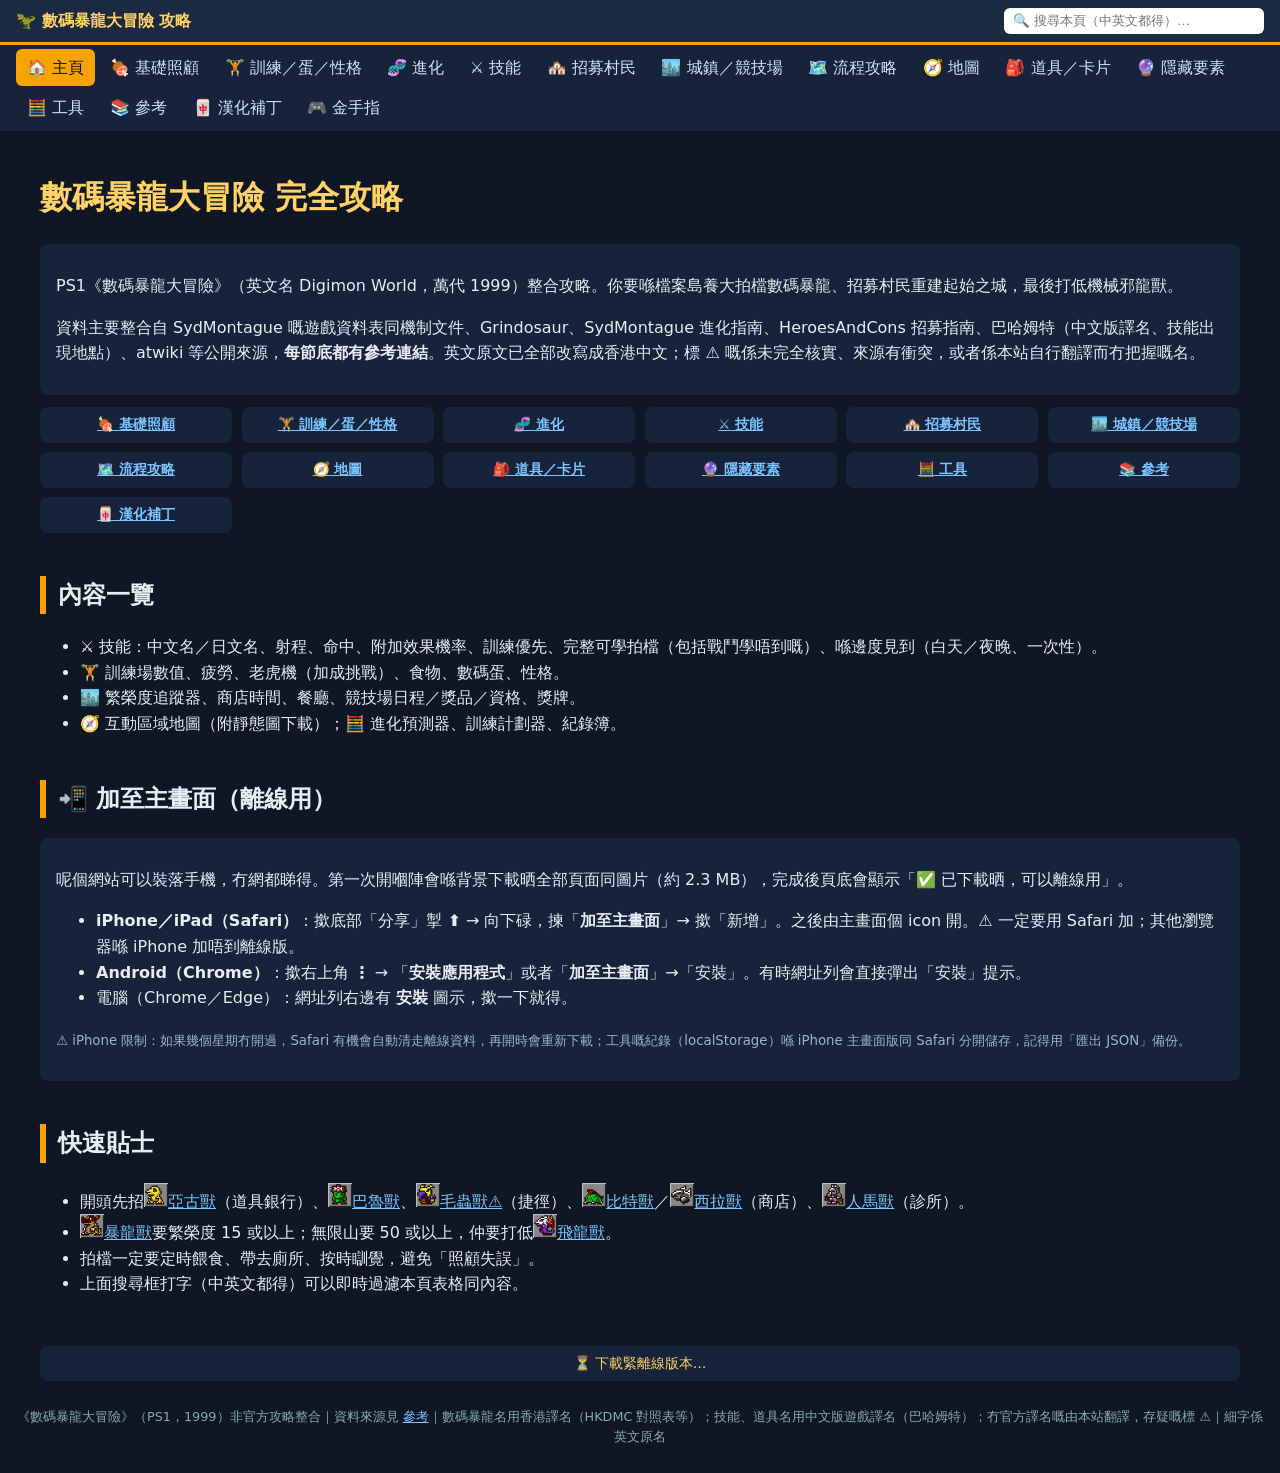
<file: index.html>
<!doctype html><html lang="zh-HK"><head><meta charset="utf-8"><meta name="viewport" content="width=device-width,initial-scale=1"><title>數碼暴龍大冒險 完全攻略 – 數碼暴龍大冒險 攻略</title><link rel="stylesheet" href="style.css?v=675559d62b"><link rel="manifest" href="manifest.webmanifest"><meta name="theme-color" content="#1b2a41"><link rel="icon" type="image/png" sizes="192x192" href="img/pwa/icon-192.png"><link rel="apple-touch-icon" href="img/pwa/apple-touch-icon.png"><meta name="apple-mobile-web-app-capable" content="yes"><meta name="mobile-web-app-capable" content="yes"><meta name="apple-mobile-web-app-status-bar-style" content="black-translucent"><meta name="apple-mobile-web-app-title" content="數碼暴龍攻略"></head><body>
<header><button id="hb" aria-label="選單">☰</button><a class="logo" href="index.html">🦖 數碼暴龍大冒險 攻略</a><input id="q" type="search" placeholder="🔍 搜尋本頁（中英文都得）…"></header>
<nav id="nav"><a href="index.html" class=on>🏠 主頁</a><a href="basics.html">🍖 基礎照顧</a><a href="training.html">🏋️ 訓練／蛋／性格</a><a href="evolution.html">🧬 進化</a><a href="techniques.html">⚔️ 技能</a><a href="recruitment.html">🏘️ 招募村民</a><a href="town.html">🏙️ 城鎮／競技場</a><a href="walkthrough.html">🗺️ 流程攻略</a><a href="map.html">🧭 地圖</a><a href="items.html">🎒 道具／卡片</a><a href="secrets.html">🔮 隱藏要素</a><a href="tools.html">🧮 工具</a><a href="references.html">📚 參考</a><a href="patch.html">🀄 漢化補丁</a><a href="cheats.html">🎮 金手指</a></nav><main><h1>數碼暴龍大冒險 完全攻略</h1><div class="card"><p>PS1《數碼暴龍大冒險》（英文名 Digimon World，萬代 1999）整合攻略。你要喺檔案島養大拍檔數碼暴龍、招募村民重建起始之城，最後打低機械邪龍獸。</p>
<p>資料主要整合自 SydMontague 嘅遊戲資料表同機制文件、Grindosaur、SydMontague 進化指南、HeroesAndCons 招募指南、巴哈姆特（中文版譯名、技能出現地點）、atwiki 等公開來源，<b>每節底都有參考連結</b>。英文原文已全部改寫成香港中文；標 ⚠️ 嘅係未完全核實、來源有衝突，或者係本站自行翻譯而冇把握嘅名。</p></div>
<div class="grid"><div><a href="basics.html"><b>🍖 基礎照顧</b></a></div><div><a href="training.html"><b>🏋️ 訓練／蛋／性格</b></a></div><div><a href="evolution.html"><b>🧬 進化</b></a></div><div><a href="techniques.html"><b>⚔️ 技能</b></a></div><div><a href="recruitment.html"><b>🏘️ 招募村民</b></a></div><div><a href="town.html"><b>🏙️ 城鎮／競技場</b></a></div><div><a href="walkthrough.html"><b>🗺️ 流程攻略</b></a></div><div><a href="map.html"><b>🧭 地圖</b></a></div><div><a href="items.html"><b>🎒 道具／卡片</b></a></div><div><a href="secrets.html"><b>🔮 隱藏要素</b></a></div><div><a href="tools.html"><b>🧮 工具</b></a></div><div><a href="references.html"><b>📚 參考</b></a></div><div><a href="patch.html"><b>🀄 漢化補丁</b></a></div></div>
<h2>內容一覽</h2><ul><li>⚔️ 技能：中文名／日文名、射程、命中、附加效果機率、訓練優先、完整可學拍檔（包括戰鬥學唔到嘅）、喺邊度見到（白天／夜晚、一次性）。</li><li>🏋️ 訓練場數值、疲勞、老虎機（加成挑戰）、食物、數碼蛋、性格。</li><li>🏙️ 繁榮度追蹤器、商店時間、餐廳、競技場日程／獎品／資格、獎牌。</li><li>🧭 互動區域地圖（附靜態圖下載）；🧮 進化預測器、訓練計劃器、紀錄簿。</li></ul>
<h2 id="install">📲 加至主畫面（離線用）</h2><div class="card"><p>呢個網站可以裝落手機，冇網都睇得。第一次開嗰陣會喺背景下載晒全部頁面同圖片（約 2.3 MB），完成後頁底會顯示「✅ 已下載晒，可以離線用」。</p><ul><li><b>iPhone／iPad（Safari）</b>：撳底部「分享」掣 <b>⬆️</b> → 向下碌，揀「<b>加至主畫面</b>」→ 撳「新增」。之後由主畫面個 icon 開。⚠️ 一定要用 Safari 加；其他瀏覽器喺 iPhone 加唔到離線版。</li><li><b>Android（Chrome）</b>：撳右上角 <b>⋮</b> → 「<b>安裝應用程式</b>」或者「<b>加至主畫面</b>」→「安裝」。有時網址列會直接彈出「安裝」提示。</li><li>電腦（Chrome／Edge）：網址列右邊有 <b>安裝</b> 圖示，撳一下就得。</li></ul><p><small>⚠️ iPhone 限制：如果幾個星期冇開過，Safari 有機會自動清走離線資料，再開時會重新下載；工具嘅紀錄（localStorage）喺 iPhone 主畫面版同 Safari 分開儲存，記得用「匯出 JSON」備份。</small></p></div>
<h2>快速貼士</h2><ul><li>開頭先招<a href="evolution.html#d-agumon" title="Agumon"><img src="img/icons_agumon-icon.png" width="24" height="24" alt="" loading="lazy">亞古獸</a>（道具銀行）、<a href="evolution.html#d-palmon" title="Palmon"><img src="img/icons_palmon-icon.png" width="24" height="24" alt="" loading="lazy">巴魯獸</a>、<a href="evolution.html#d-kunemon" title="Kunemon"><img src="img/icons_kunemon-icon.png" width="24" height="24" alt="" loading="lazy">毛蟲獸⚠️</a>（捷徑）、<a href="evolution.html#d-betamon" title="Betamon"><img src="img/icons_betamon-icon.png" width="24" height="24" alt="" loading="lazy">比特獸</a>／<a href="evolution.html#d-coelamon" title="Coelamon"><img src="img/icons_coelamon-icon.png" width="24" height="24" alt="" loading="lazy">西拉獸</a>（商店）、<a href="evolution.html#d-centarumon" title="Centarumon"><img src="img/icons_centarumon-icon.png" width="24" height="24" alt="" loading="lazy">人馬獸</a>（診所）。</li><li><a href="evolution.html#d-greymon" title="Greymon"><img src="img/icons_greymon-icon.png" width="24" height="24" alt="" loading="lazy">暴龍獸</a>要繁榮度 15 或以上；無限山要 50 或以上，仲要打低<a href="evolution.html#d-airdramon" title="Airdramon"><img src="img/icons_airdramon-icon.png" width="24" height="24" alt="" loading="lazy">飛龍獸</a>。</li><li>拍檔一定要定時餵食、帶去廁所、按時瞓覺，避免「照顧失誤」。</li><li>上面搜尋框打字（中英文都得）可以即時過濾本頁表格同內容。</li></ul></main><div id="pwa-status" class="pwa-st" hidden></div><footer>《數碼暴龍大冒險》（PS1，1999）非官方攻略整合｜資料來源見 <a href="references.html">參考</a>｜數碼暴龍名用香港譯名（HKDMC 對照表等）；技能、道具名用中文版遊戲譯名（巴哈姆特）；冇官方譯名嘅由本站翻譯，存疑嘅標 ⚠️｜細字係英文原名</footer><script src="app.js?v=675559d62b"></script></body></html>
</file>
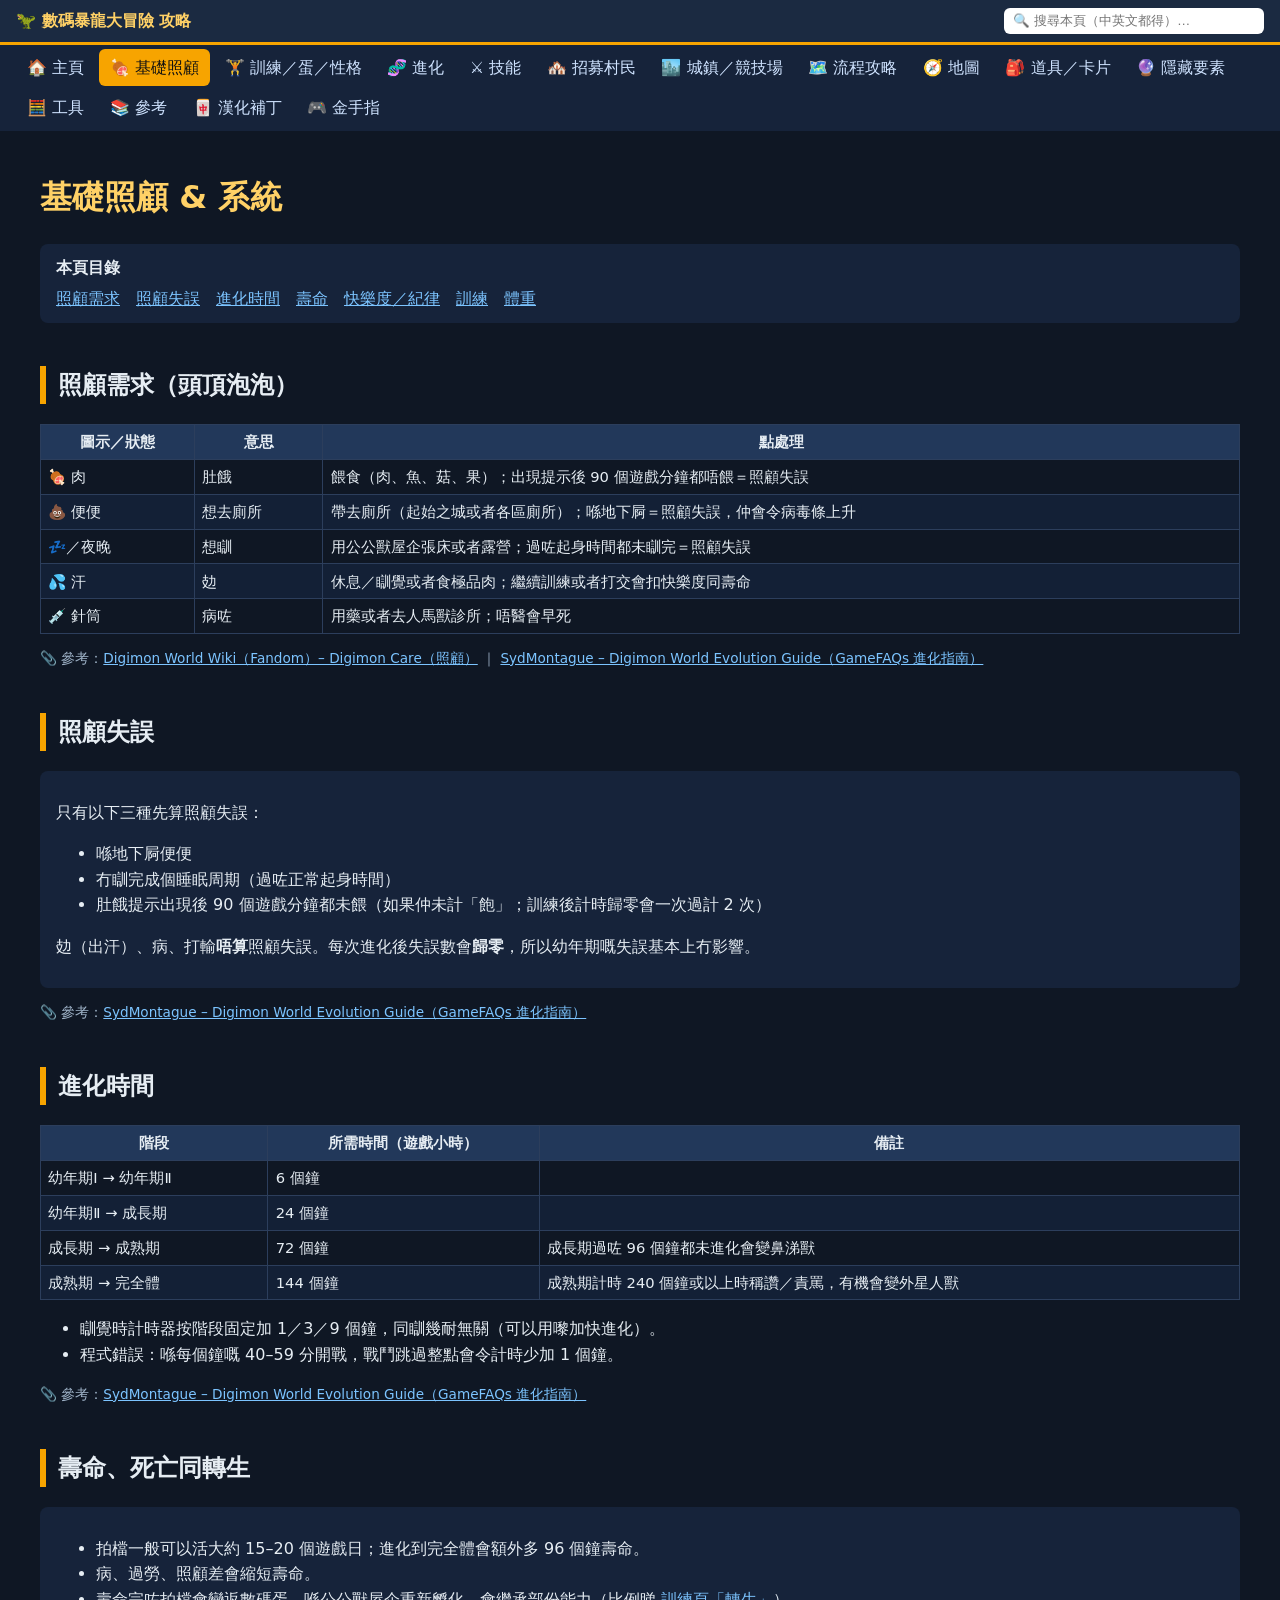
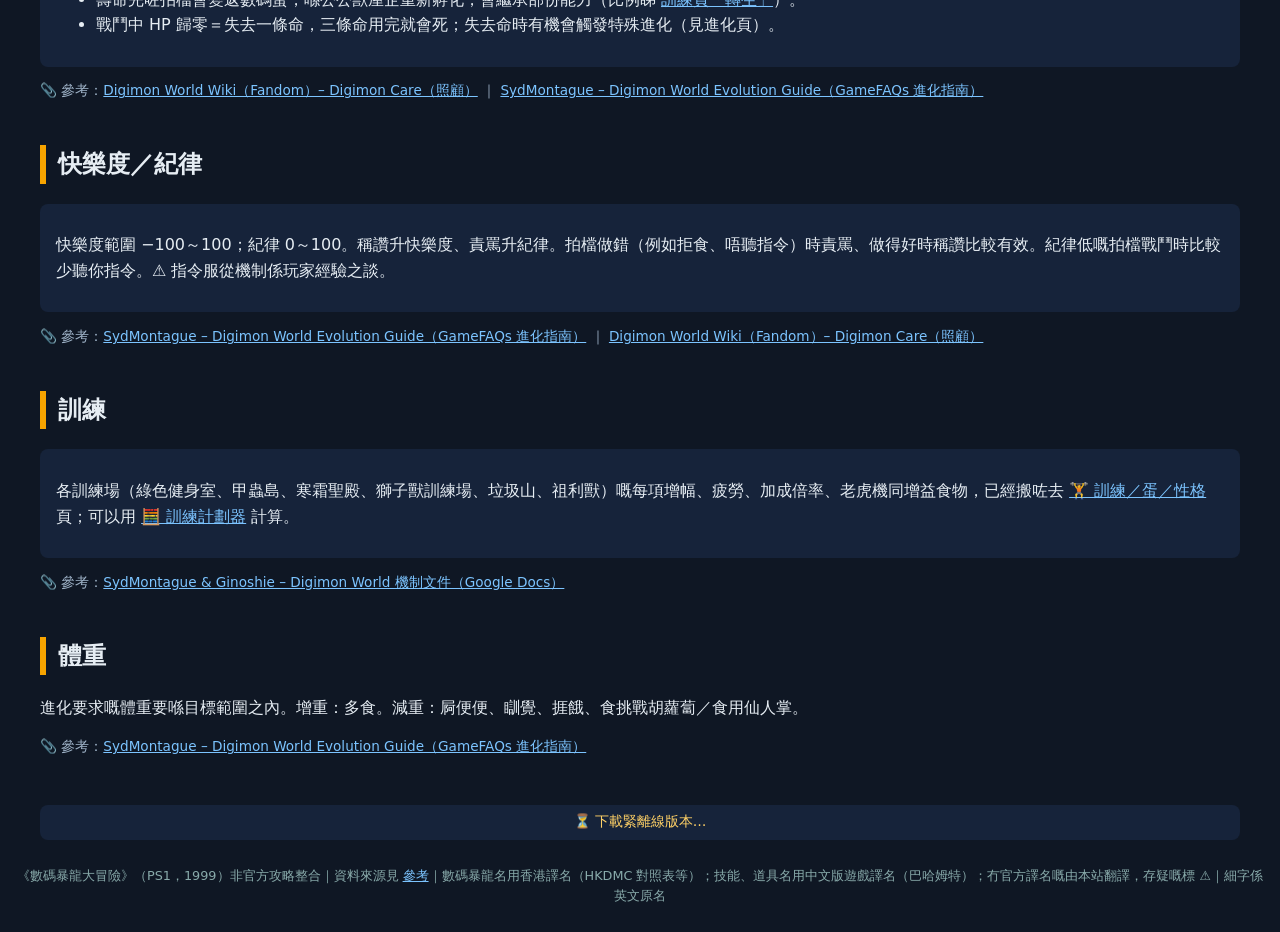
<file: basics.html>
<!doctype html><html lang="zh-HK"><head><meta charset="utf-8"><meta name="viewport" content="width=device-width,initial-scale=1"><title>基礎照顧 &amp; 系統 – 數碼暴龍大冒險 攻略</title><link rel="stylesheet" href="style.css?v=675559d62b"><link rel="manifest" href="manifest.webmanifest"><meta name="theme-color" content="#1b2a41"><link rel="icon" type="image/png" sizes="192x192" href="img/pwa/icon-192.png"><link rel="apple-touch-icon" href="img/pwa/apple-touch-icon.png"><meta name="apple-mobile-web-app-capable" content="yes"><meta name="mobile-web-app-capable" content="yes"><meta name="apple-mobile-web-app-status-bar-style" content="black-translucent"><meta name="apple-mobile-web-app-title" content="數碼暴龍攻略"></head><body>
<header><button id="hb" aria-label="選單">☰</button><a class="logo" href="index.html">🦖 數碼暴龍大冒險 攻略</a><input id="q" type="search" placeholder="🔍 搜尋本頁（中英文都得）…"></header>
<nav id="nav"><a href="index.html">🏠 主頁</a><a href="basics.html" class=on>🍖 基礎照顧</a><a href="training.html">🏋️ 訓練／蛋／性格</a><a href="evolution.html">🧬 進化</a><a href="techniques.html">⚔️ 技能</a><a href="recruitment.html">🏘️ 招募村民</a><a href="town.html">🏙️ 城鎮／競技場</a><a href="walkthrough.html">🗺️ 流程攻略</a><a href="map.html">🧭 地圖</a><a href="items.html">🎒 道具／卡片</a><a href="secrets.html">🔮 隱藏要素</a><a href="tools.html">🧮 工具</a><a href="references.html">📚 參考</a><a href="patch.html">🀄 漢化補丁</a><a href="cheats.html">🎮 金手指</a></nav><main><h1>基礎照顧 &amp; 系統</h1><nav class="toc"><b>本頁目錄</b><a href="#care">照顧需求</a><a href="#mistake">照顧失誤</a><a href="#time">進化時間</a><a href="#life">壽命</a><a href="#hd">快樂度／紀律</a><a href="#gym">訓練</a><a href="#weight">體重</a></nav><h2 id="care">照顧需求（頭頂泡泡）</h2><div class="tw"><table class="stack"><thead><tr><th>圖示／狀態</th><th>意思</th><th>點處理</th></tr></thead><tbody><tr><td data-l="圖示／狀態">🍖 肉</td><td data-l="意思">肚餓</td><td data-l="點處理">餵食（肉、魚、菇、果）；出現提示後 90 個遊戲分鐘都唔餵＝照顧失誤</td></tr><tr><td data-l="圖示／狀態">💩 便便</td><td data-l="意思">想去廁所</td><td data-l="點處理">帶去廁所（起始之城或者各區廁所）；喺地下屙＝照顧失誤，仲會令病毒條上升</td></tr><tr><td data-l="圖示／狀態">💤／夜晚</td><td data-l="意思">想瞓</td><td data-l="點處理">用公公獸屋企張床或者露營；過咗起身時間都未瞓完＝照顧失誤</td></tr><tr><td data-l="圖示／狀態">💦 汗</td><td data-l="意思">攰</td><td data-l="點處理">休息／瞓覺或者食極品肉；繼續訓練或者打交會扣快樂度同壽命</td></tr><tr><td data-l="圖示／狀態">💉 針筒</td><td data-l="意思">病咗</td><td data-l="點處理">用藥或者去人馬獸診所；唔醫會早死</td></tr></tbody></table></div>
<p class="ref">📎 參考：<a href="https://digimonworld.fandom.com/wiki/Digimon_Care_(Digimon_World)" target="_blank" rel="noopener">Digimon World Wiki（Fandom）– Digimon Care（照顧）</a> ｜ <a href="https://gamefaqs.gamespot.com/ps/913684-digimon-world/faqs/73845" target="_blank" rel="noopener">SydMontague – Digimon World Evolution Guide（GameFAQs 進化指南）</a></p>
<h2 id="mistake">照顧失誤</h2><div class="card"><p>只有以下三種先算照顧失誤：</p><ul><li>喺地下屙便便</li><li>冇瞓完成個睡眠周期（過咗正常起身時間）</li><li>肚餓提示出現後 90 個遊戲分鐘都未餵（如果仲未計「飽」；訓練後計時歸零會一次過計 2 次）</li></ul><p>攰（出汗）、病、打輸<b>唔算</b>照顧失誤。每次進化後失誤數會<b>歸零</b>，所以幼年期嘅失誤基本上冇影響。</p></div><p class="ref">📎 參考：<a href="https://gamefaqs.gamespot.com/ps/913684-digimon-world/faqs/73845" target="_blank" rel="noopener">SydMontague – Digimon World Evolution Guide（GameFAQs 進化指南）</a></p>
<h2 id="time">進化時間</h2><div class="tw"><table class=""><thead><tr><th>階段</th><th>所需時間（遊戲小時）</th><th>備註</th></tr></thead><tbody><tr><td data-l="階段">幼年期Ⅰ → 幼年期Ⅱ</td><td data-l="所需時間（遊戲小時）">6 個鐘</td><td data-l="備註"></td></tr><tr><td data-l="階段">幼年期Ⅱ → 成長期</td><td data-l="所需時間（遊戲小時）">24 個鐘</td><td data-l="備註"></td></tr><tr><td data-l="階段">成長期 → 成熟期</td><td data-l="所需時間（遊戲小時）">72 個鐘</td><td data-l="備註">成長期過咗 96 個鐘都未進化會變鼻涕獸</td></tr><tr><td data-l="階段">成熟期 → 完全體</td><td data-l="所需時間（遊戲小時）">144 個鐘</td><td data-l="備註">成熟期計時 240 個鐘或以上時稱讚／責罵，有機會變外星人獸</td></tr></tbody></table></div>
<ul><li>瞓覺時計時器按階段固定加 1／3／9 個鐘，同瞓幾耐無關（可以用嚟加快進化）。</li><li>程式錯誤：喺每個鐘嘅 40–59 分開戰，戰鬥跳過整點會令計時少加 1 個鐘。</li></ul><p class="ref">📎 參考：<a href="https://gamefaqs.gamespot.com/ps/913684-digimon-world/faqs/73845" target="_blank" rel="noopener">SydMontague – Digimon World Evolution Guide（GameFAQs 進化指南）</a></p>
<h2 id="life">壽命、死亡同轉生</h2><div class="card"><ul><li>拍檔一般可以活大約 15–20 個遊戲日；進化到完全體會額外多 96 個鐘壽命。</li><li>病、過勞、照顧差會縮短壽命。</li><li>壽命完咗拍檔會變返數碼蛋，喺公公獸屋企重新孵化，會繼承部份能力（比例睇 <a href="training.html#tamer">訓練頁「轉生」</a>）。</li><li>戰鬥中 HP 歸零＝失去一條命，三條命用完就會死；失去命時有機會觸發特殊進化（見進化頁）。</li></ul></div><p class="ref">📎 參考：<a href="https://digimonworld.fandom.com/wiki/Digimon_Care_(Digimon_World)" target="_blank" rel="noopener">Digimon World Wiki（Fandom）– Digimon Care（照顧）</a> ｜ <a href="https://gamefaqs.gamespot.com/ps/913684-digimon-world/faqs/73845" target="_blank" rel="noopener">SydMontague – Digimon World Evolution Guide（GameFAQs 進化指南）</a></p>
<h2 id="hd">快樂度／紀律</h2><div class="card"><p>快樂度範圍 −100～100；紀律 0～100。稱讚升快樂度、責罵升紀律。拍檔做錯（例如拒食、唔聽指令）時責罵、做得好時稱讚比較有效。紀律低嘅拍檔戰鬥時比較少聽你指令。⚠️ 指令服從機制係玩家經驗之談。</p></div><p class="ref">📎 參考：<a href="https://gamefaqs.gamespot.com/ps/913684-digimon-world/faqs/73845" target="_blank" rel="noopener">SydMontague – Digimon World Evolution Guide（GameFAQs 進化指南）</a> ｜ <a href="https://digimonworld.fandom.com/wiki/Digimon_Care_(Digimon_World)" target="_blank" rel="noopener">Digimon World Wiki（Fandom）– Digimon Care（照顧）</a></p>
<h2 id="gym">訓練</h2><div class="card"><p>各訓練場（綠色健身室、甲蟲島、寒霜聖殿、獅子獸訓練場、垃圾山、祖利獸）嘅每項增幅、疲勞、加成倍率、老虎機同增益食物，已經搬咗去 <a href="training.html">🏋️ 訓練／蛋／性格</a> 頁；可以用 <a href="tools.html#plan">🧮 訓練計劃器</a> 計算。</p></div><p class="ref">📎 參考：<a href="https://docs.google.com/document/d/1aHHXZXjZNDabFTWUdF055M0oshyC57kff5NVc2BTYGE" target="_blank" rel="noopener">SydMontague &amp; Ginoshie – Digimon World 機制文件（Google Docs）</a></p>
<h2 id="weight">體重</h2><p>進化要求嘅體重要喺目標範圍之內。增重：多食。減重：屙便便、瞓覺、捱餓、食挑戰胡蘿蔔／食用仙人掌。</p><p class="ref">📎 參考：<a href="https://gamefaqs.gamespot.com/ps/913684-digimon-world/faqs/73845" target="_blank" rel="noopener">SydMontague – Digimon World Evolution Guide（GameFAQs 進化指南）</a></p></main><div id="pwa-status" class="pwa-st" hidden></div><footer>《數碼暴龍大冒險》（PS1，1999）非官方攻略整合｜資料來源見 <a href="references.html">參考</a>｜數碼暴龍名用香港譯名（HKDMC 對照表等）；技能、道具名用中文版遊戲譯名（巴哈姆特）；冇官方譯名嘅由本站翻譯，存疑嘅標 ⚠️｜細字係英文原名</footer><script src="app.js?v=675559d62b"></script></body></html>
</file>
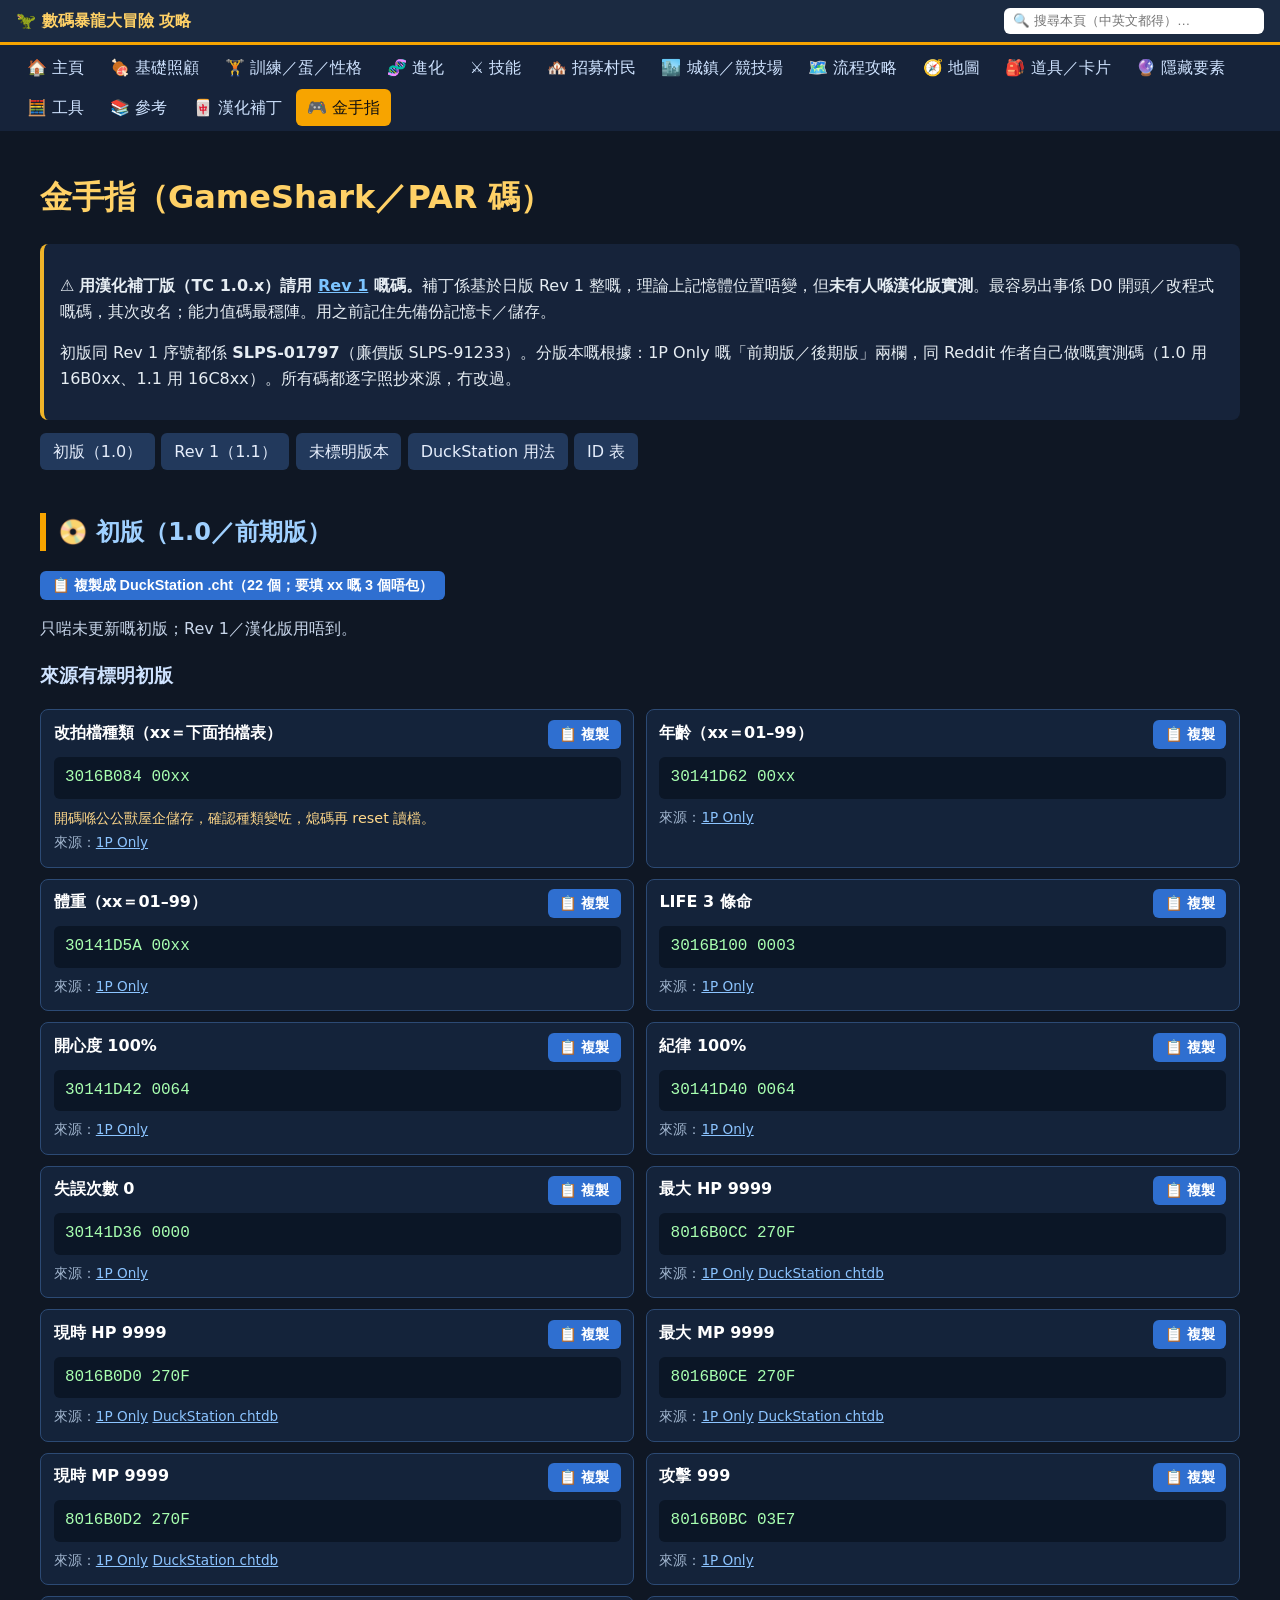
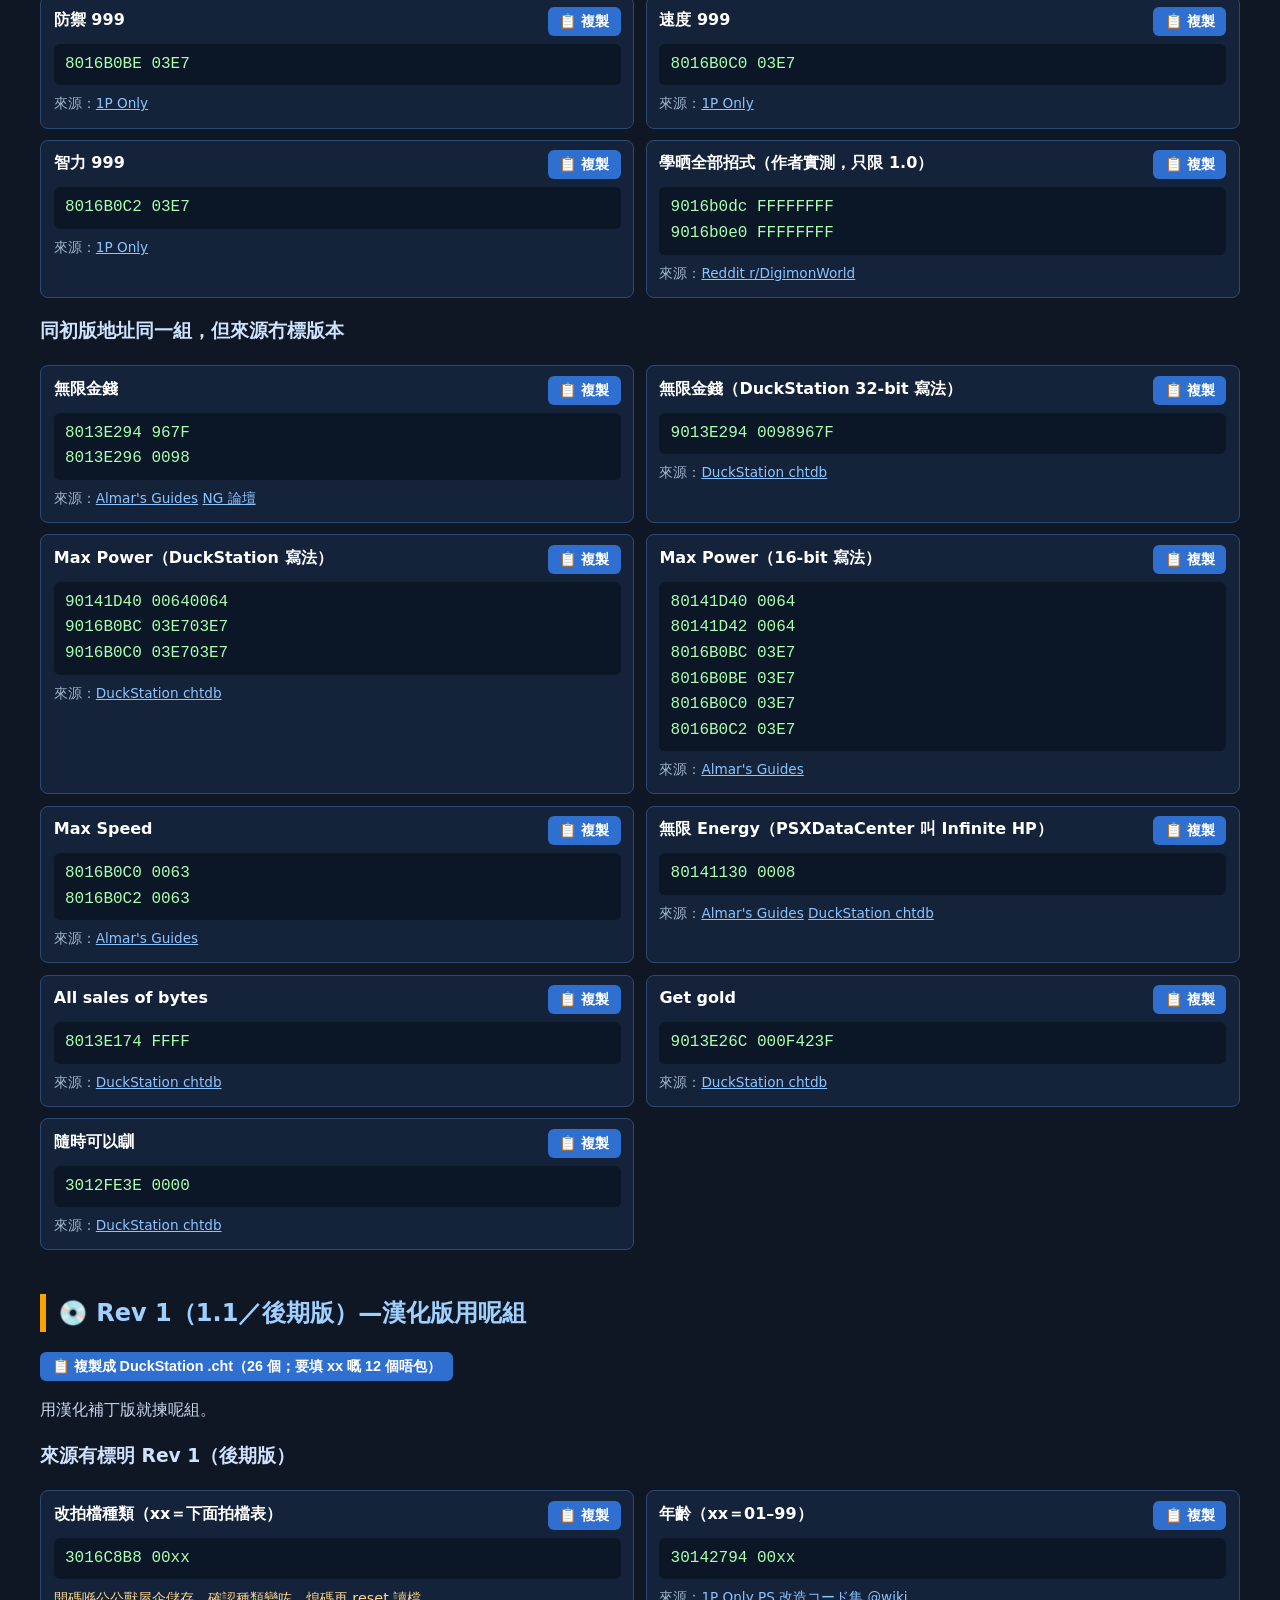
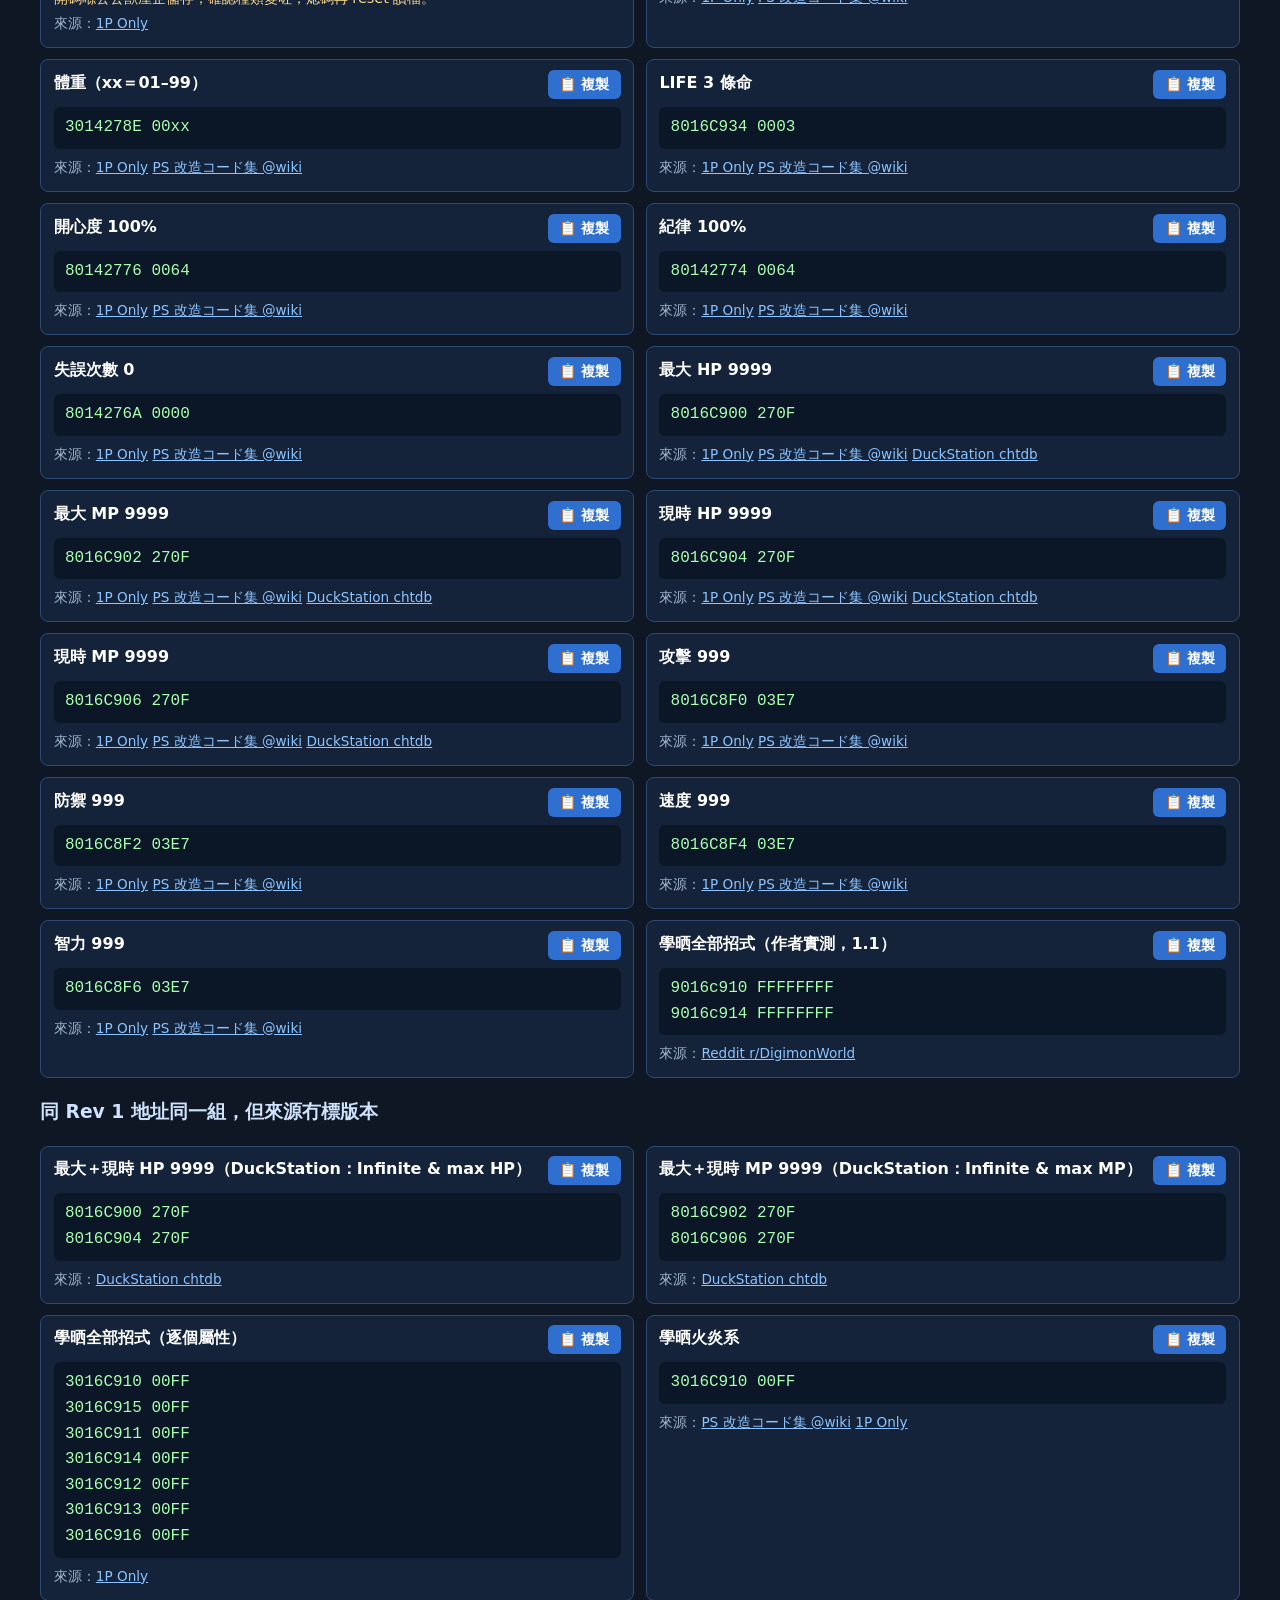
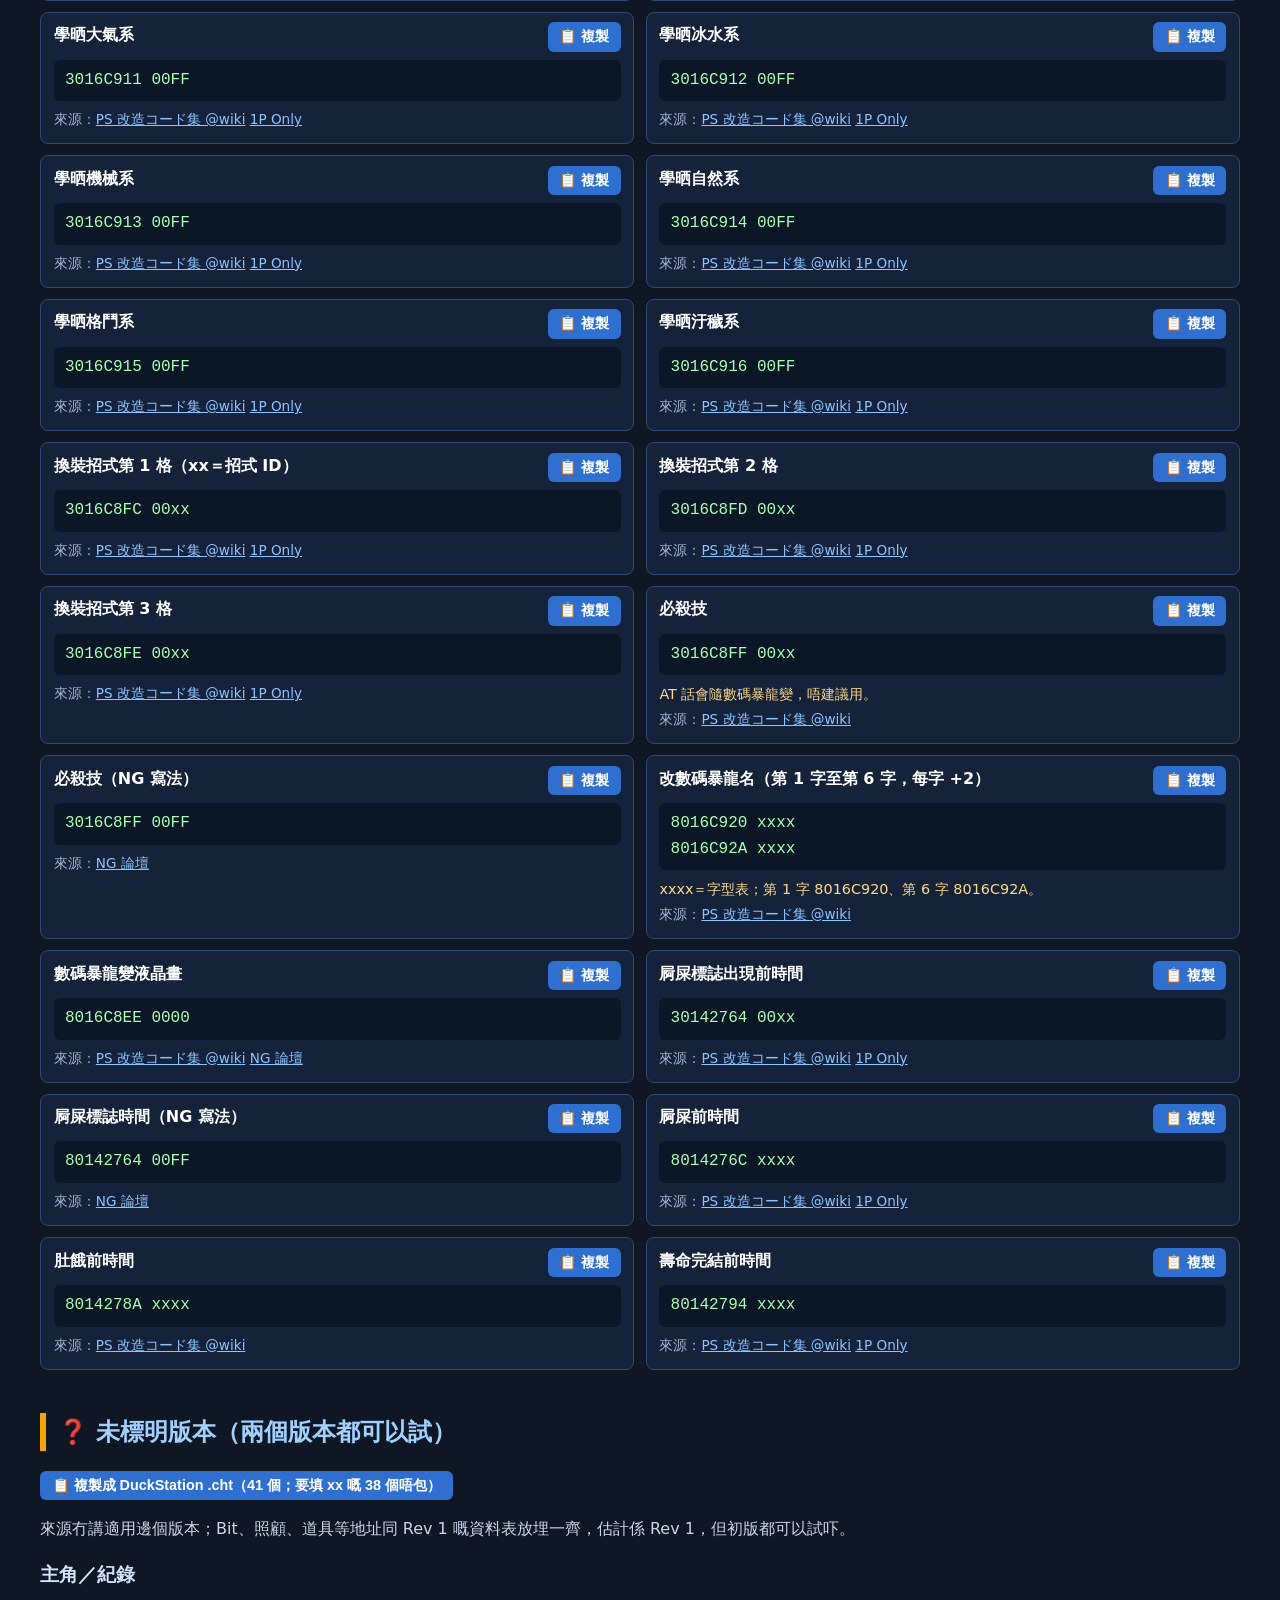
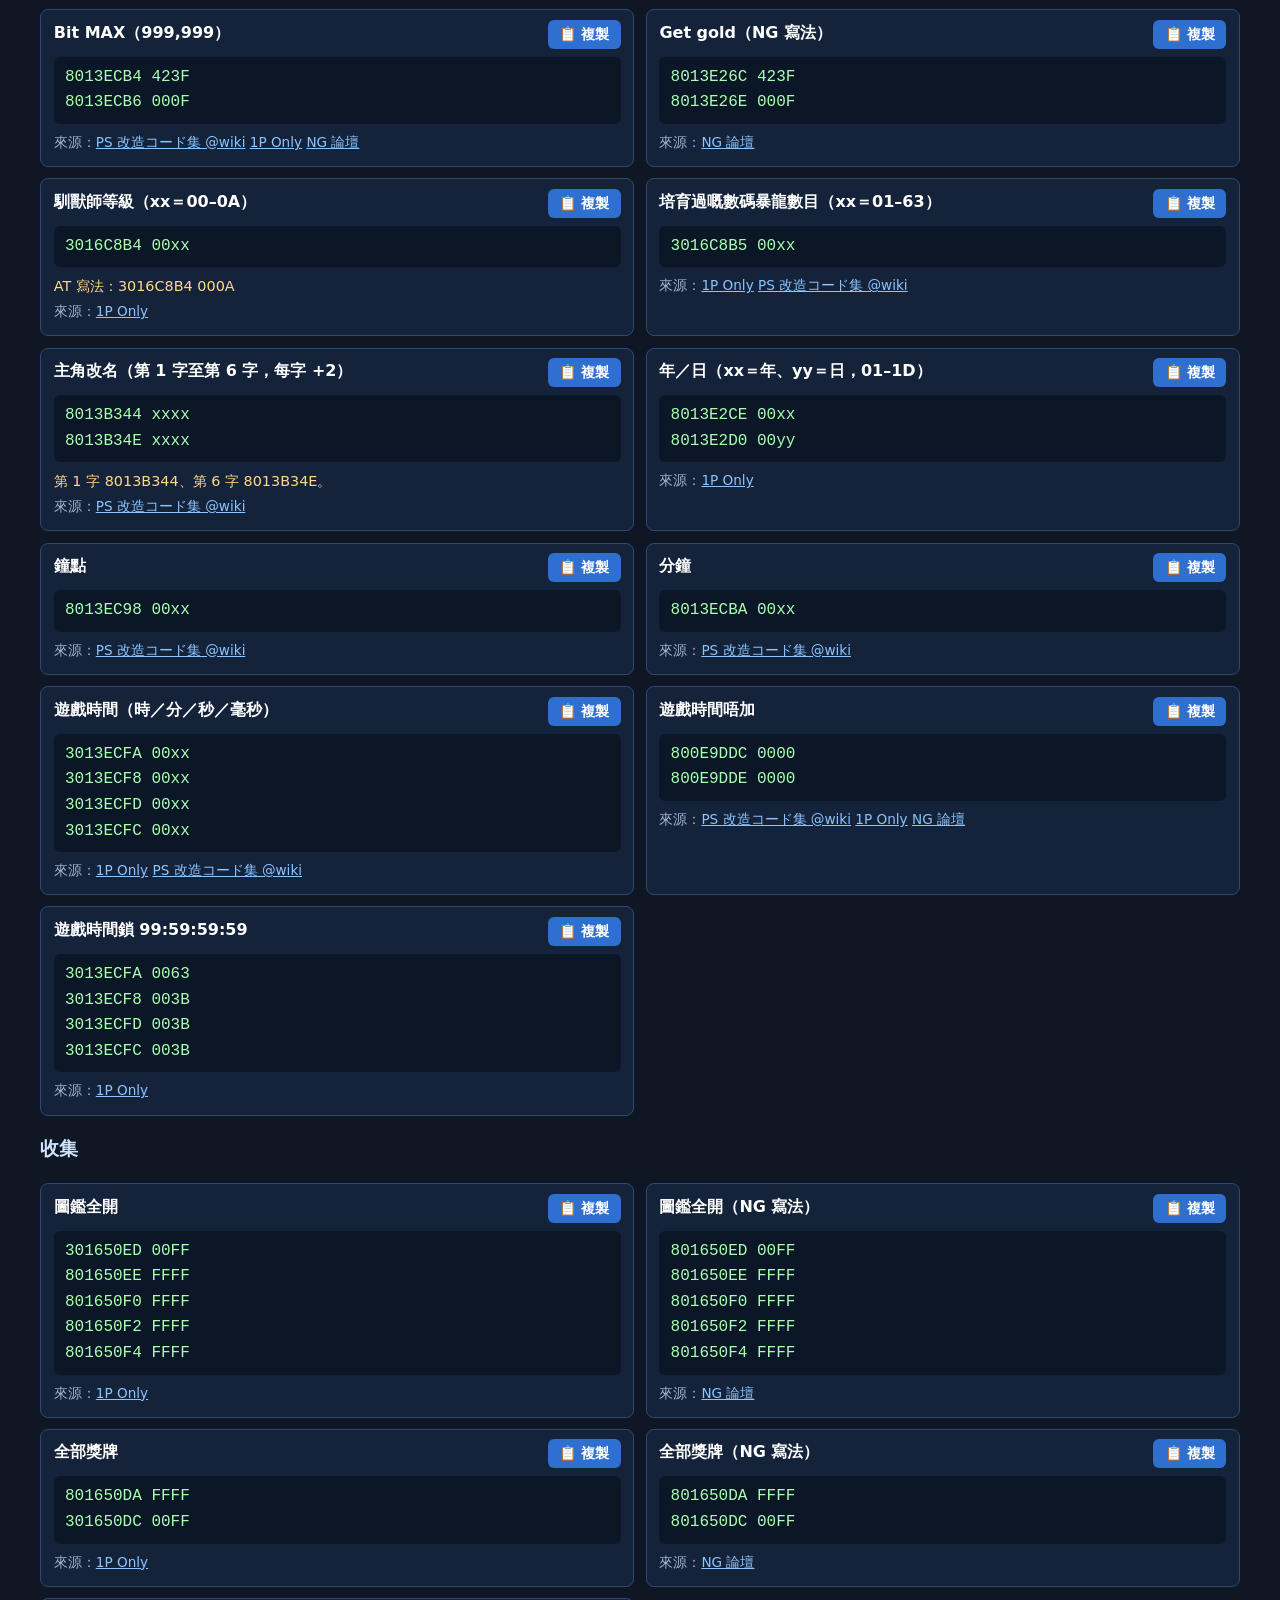
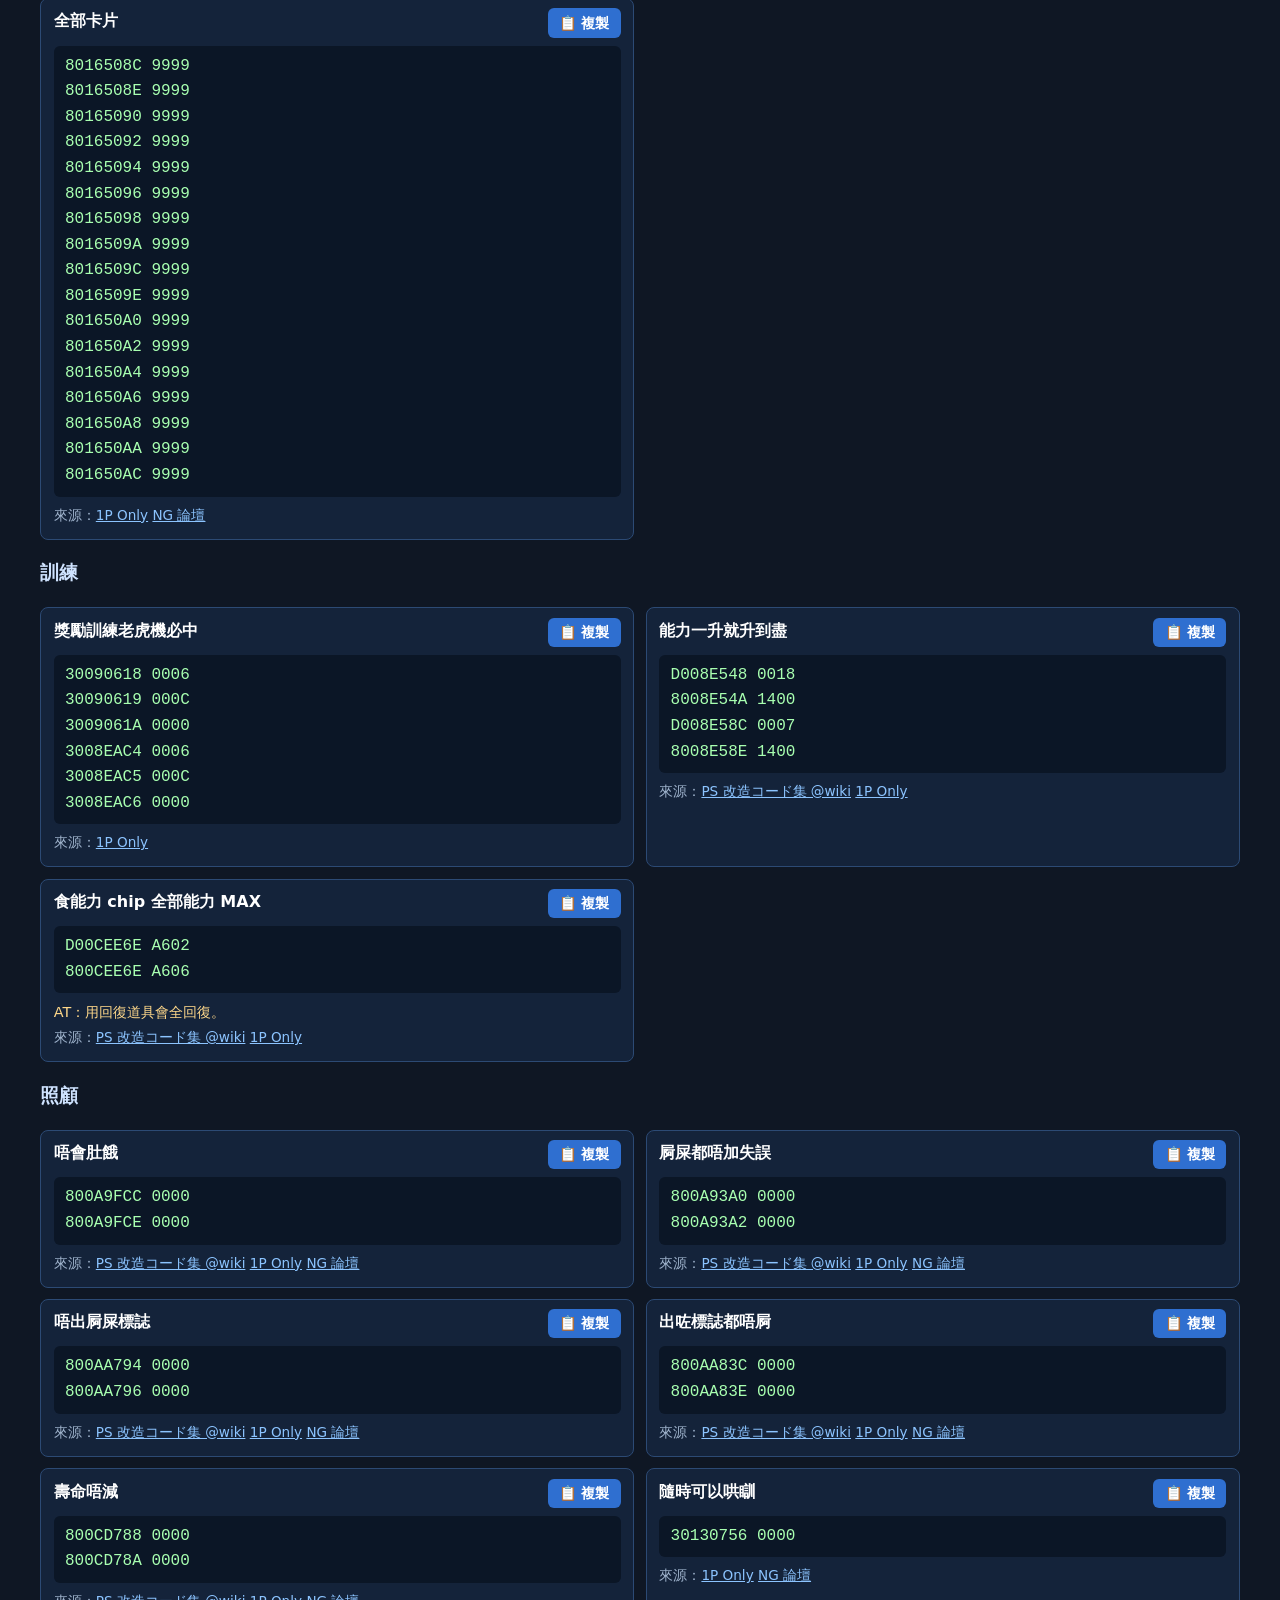
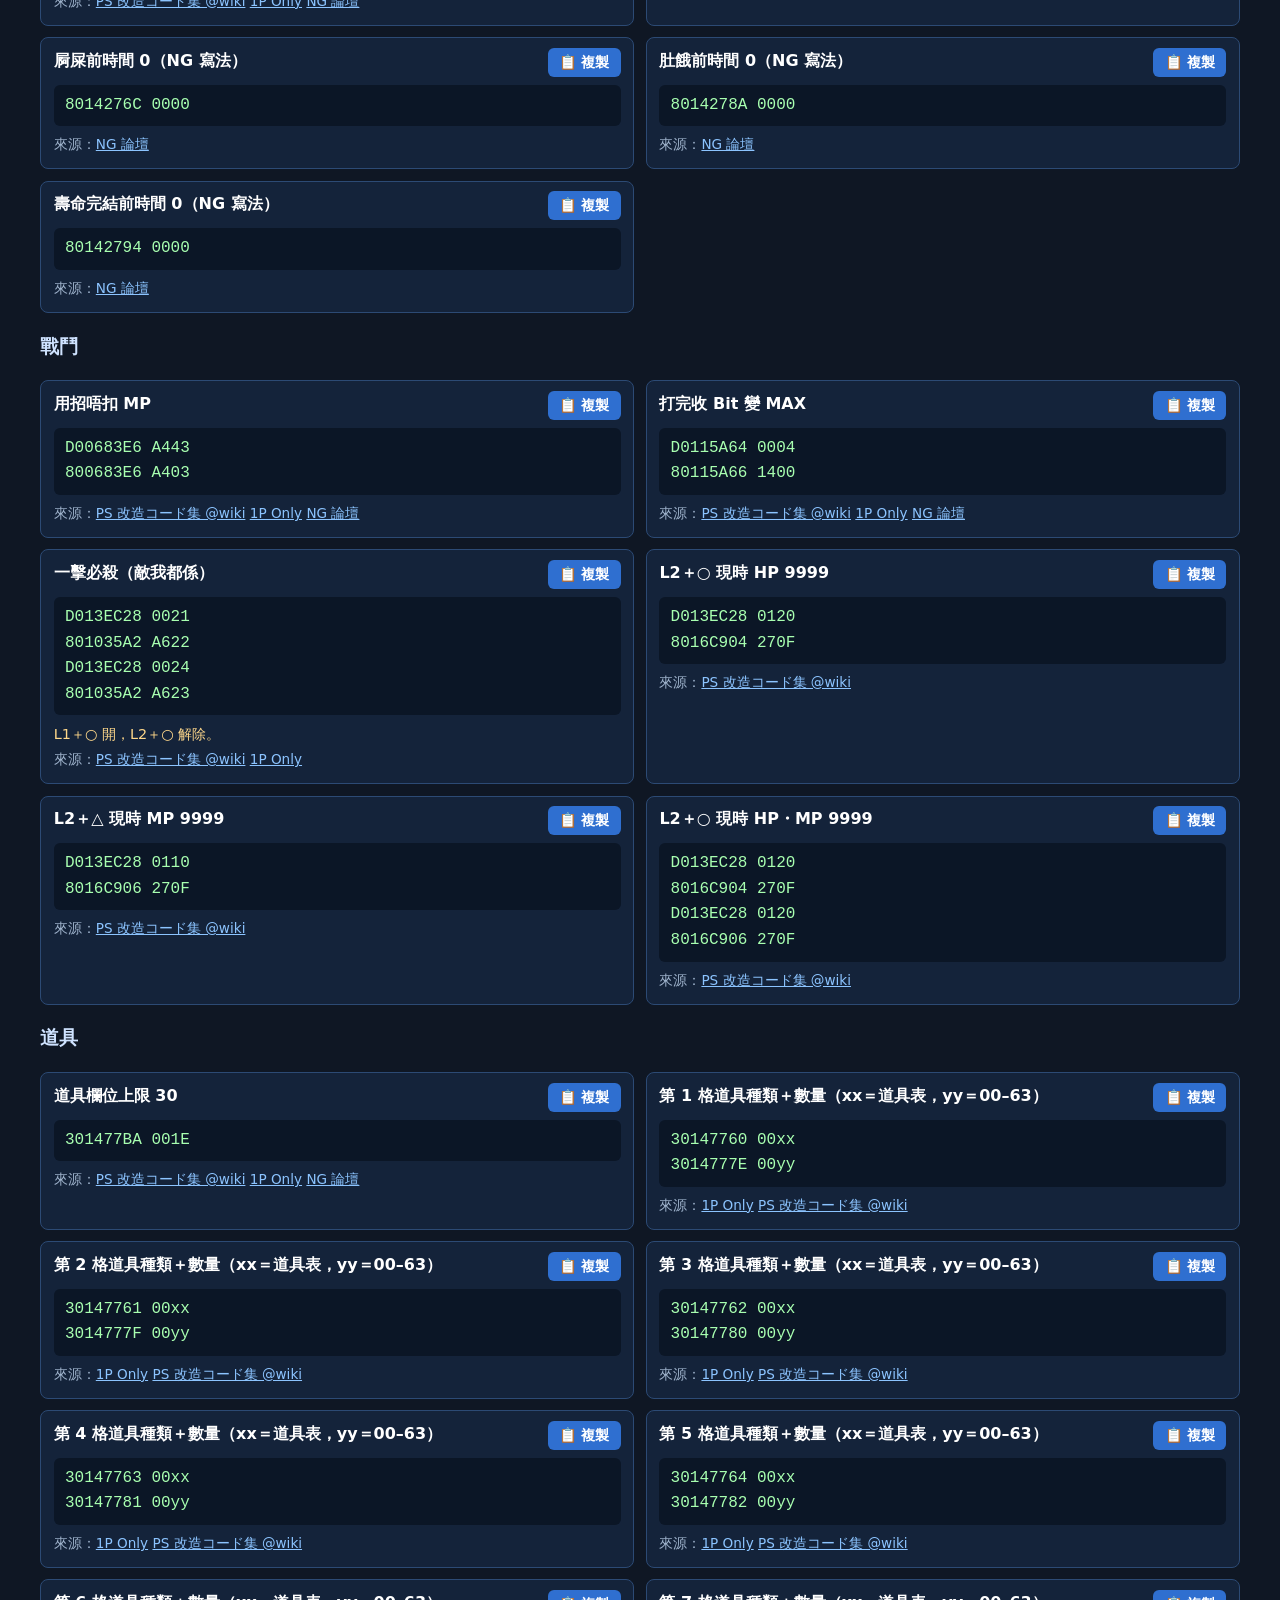
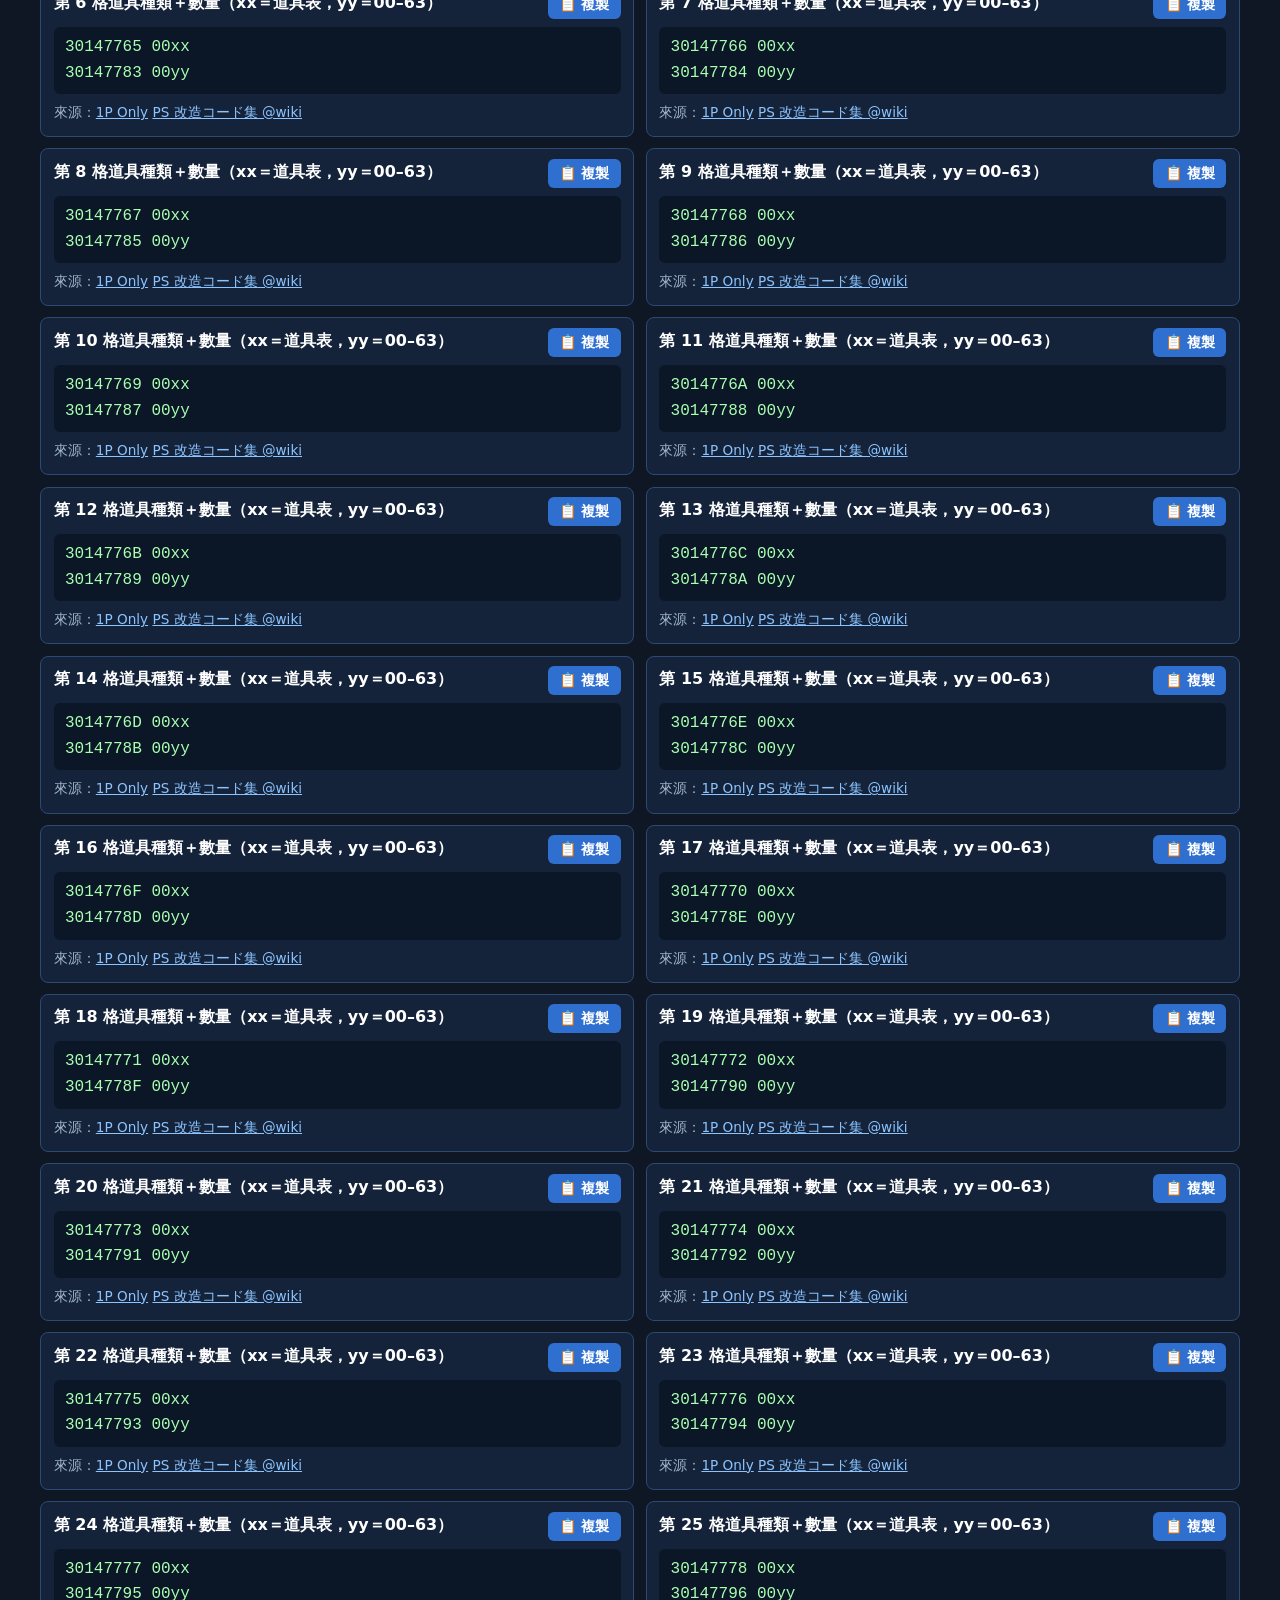
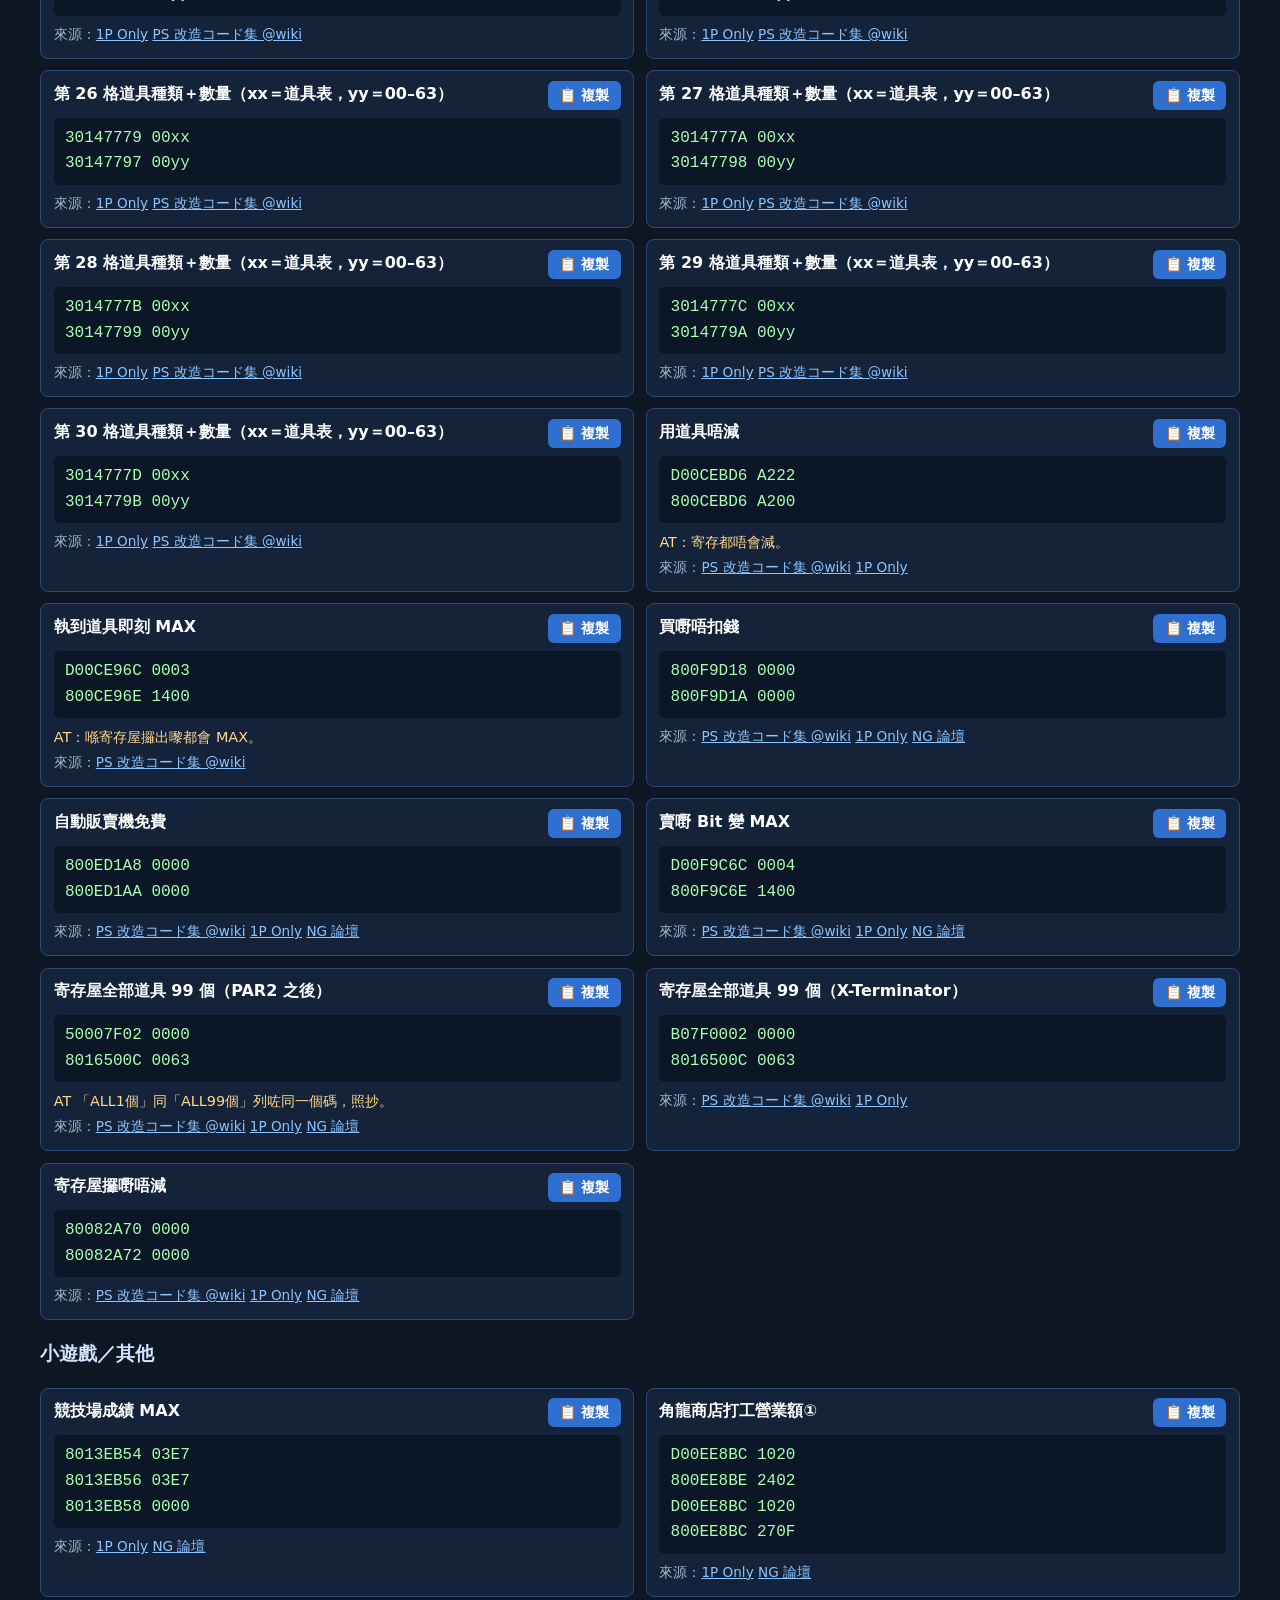
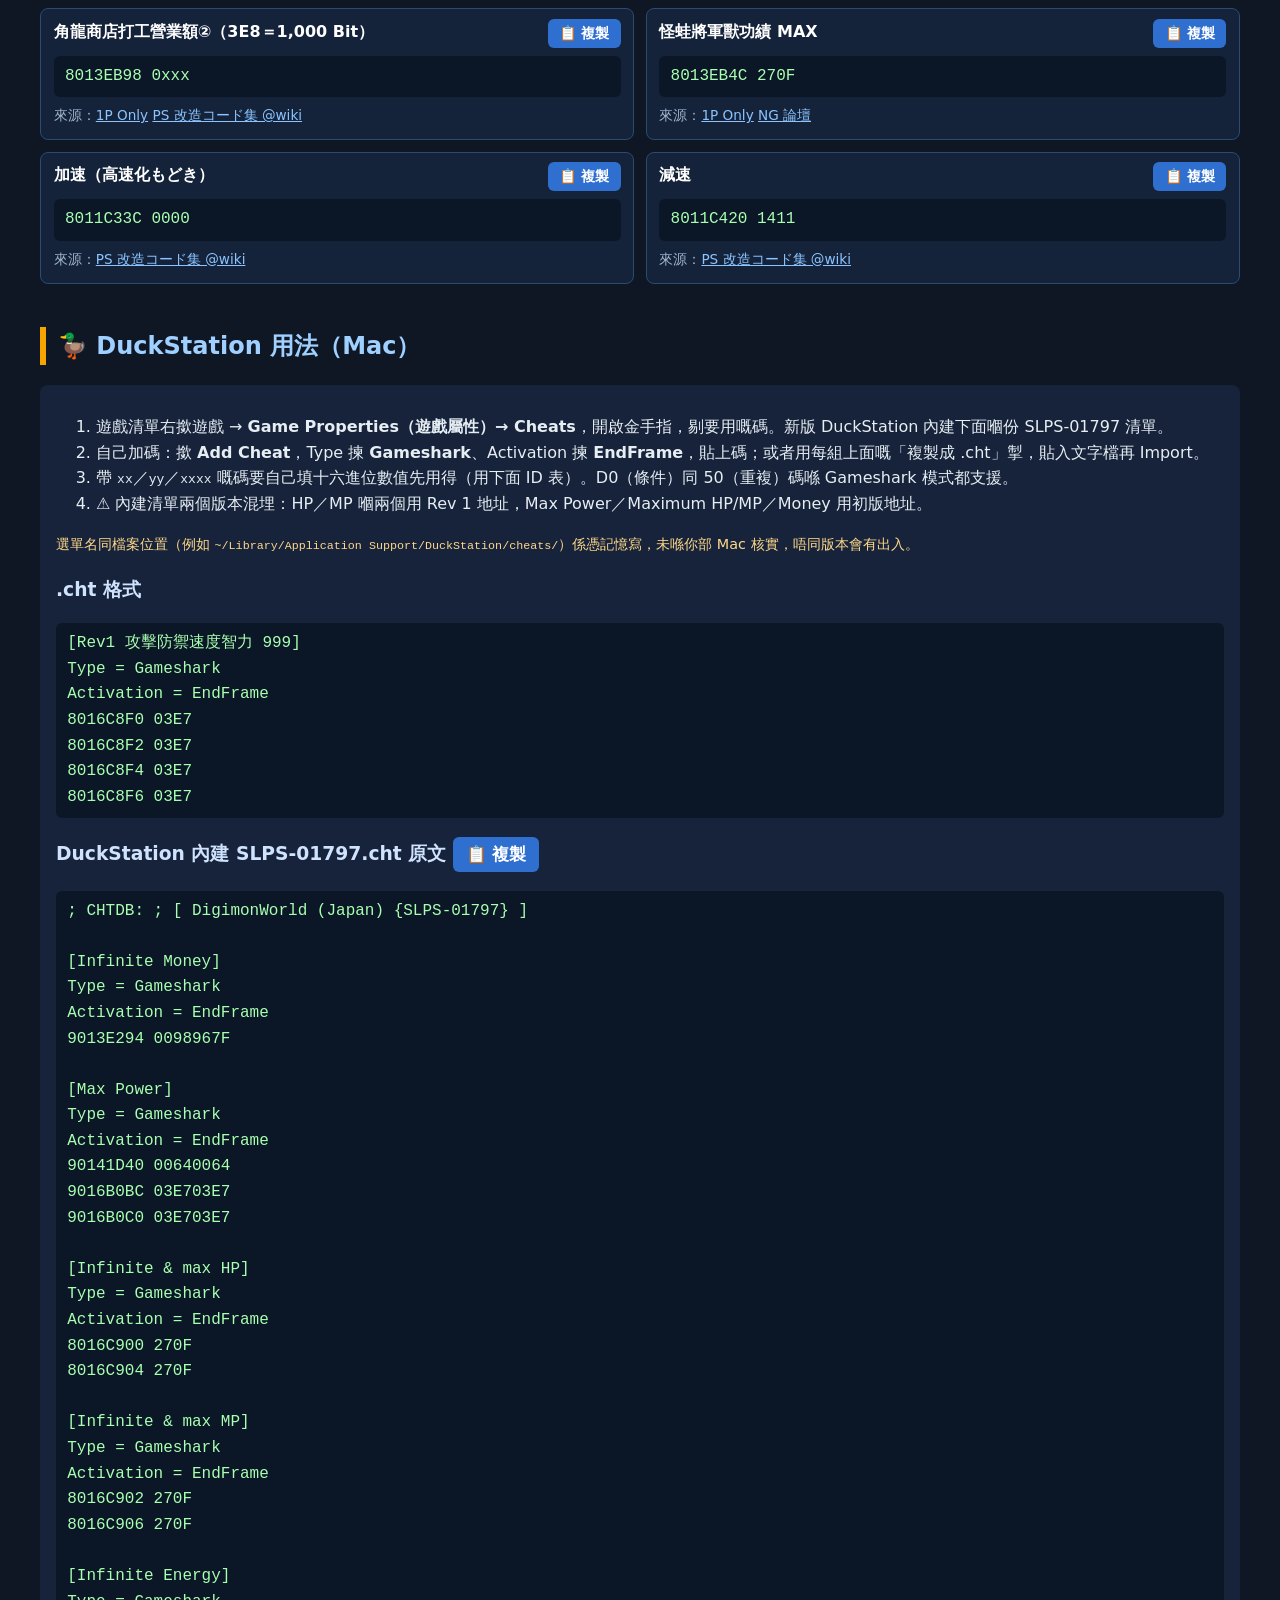
<file: cheats.html>
<!doctype html><html lang="zh-HK"><head><meta charset="utf-8"><meta name="viewport" content="width=device-width,initial-scale=1"><title>金手指 – 數碼暴龍大冒險 攻略</title><link rel="stylesheet" href="style.css?v=675559d62b"><link rel="manifest" href="manifest.webmanifest"><meta name="theme-color" content="#1b2a41"><link rel="icon" type="image/png" sizes="192x192" href="img/pwa/icon-192.png"><link rel="apple-touch-icon" href="img/pwa/apple-touch-icon.png"><meta name="apple-mobile-web-app-capable" content="yes"><meta name="mobile-web-app-capable" content="yes"><meta name="apple-mobile-web-app-status-bar-style" content="black-translucent"><meta name="apple-mobile-web-app-title" content="數碼暴龍攻略"></head><body>
<header><button id="hb" aria-label="選單">☰</button><a class="logo" href="index.html">🦖 數碼暴龍大冒險 攻略</a><input id="q" type="search" placeholder="🔍 搜尋本頁（中英文都得）…"></header>
<nav id="nav"><a href="index.html">🏠 主頁</a><a href="basics.html">🍖 基礎照顧</a><a href="training.html">🏋️ 訓練／蛋／性格</a><a href="evolution.html">🧬 進化</a><a href="techniques.html">⚔️ 技能</a><a href="recruitment.html">🏘️ 招募村民</a><a href="town.html">🏙️ 城鎮／競技場</a><a href="walkthrough.html">🗺️ 流程攻略</a><a href="map.html">🧭 地圖</a><a href="items.html">🎒 道具／卡片</a><a href="secrets.html">🔮 隱藏要素</a><a href="tools.html">🧮 工具</a><a href="references.html">📚 參考</a><a href="patch.html">🀄 漢化補丁</a><a href="cheats.html" class=on>🎮 金手指</a></nav><main><h1>金手指（GameShark／PAR 碼）</h1>
<div class="card chwarn"><p>⚠️ <b>用漢化補丁版（TC 1.0.x）請用 <a href="#rev1">Rev 1</a> 嘅碼。</b>補丁係基於日版 Rev 1 整嘅，理論上記憶體位置唔變，但<b>未有人喺漢化版實測</b>。最容易出事係 D0 開頭／改程式嘅碼，其次改名；能力值碼最穩陣。用之前記住先備份記憶卡／儲存。</p>
<p>初版同 Rev 1 序號都係 <b>SLPS-01797</b>（廉價版 SLPS-91233）。分版本嘅根據：1P Only 嘅「前期版／後期版」兩欄，同 Reddit 作者自己做嘅實測碼（1.0 用 16B0xx、1.1 用 16C8xx）。所有碼都逐字照抄來源，冇改過。</p></div>
<nav class="chtabs"><a href="#v10">初版（1.0）</a><a href="#rev1">Rev 1（1.1）</a><a href="#na">未標明版本</a><a href="#ds">DuckStation 用法</a><a href="#ids">ID 表</a></nav>
<section class="chsec" id="v10"><h2>📀 初版（1.0／前期版）</h2><button class="cpb cpall" data-c="[LIFE 3 條命]
Type = Gameshark
Activation = EndFrame
3016B100 0003

[開心度 100%]
Type = Gameshark
Activation = EndFrame
30141D42 0064

[紀律 100%]
Type = Gameshark
Activation = EndFrame
30141D40 0064

[失誤次數 0]
Type = Gameshark
Activation = EndFrame
30141D36 0000

[最大 HP 9999]
Type = Gameshark
Activation = EndFrame
8016B0CC 270F

[現時 HP 9999]
Type = Gameshark
Activation = EndFrame
8016B0D0 270F

[最大 MP 9999]
Type = Gameshark
Activation = EndFrame
8016B0CE 270F

[現時 MP 9999]
Type = Gameshark
Activation = EndFrame
8016B0D2 270F

[攻擊 999]
Type = Gameshark
Activation = EndFrame
8016B0BC 03E7

[防禦 999]
Type = Gameshark
Activation = EndFrame
8016B0BE 03E7

[速度 999]
Type = Gameshark
Activation = EndFrame
8016B0C0 03E7

[智力 999]
Type = Gameshark
Activation = EndFrame
8016B0C2 03E7

[學晒全部招式（作者實測，只限 1.0）]
Type = Gameshark
Activation = EndFrame
9016b0dc FFFFFFFF
9016b0e0 FFFFFFFF

[無限金錢]
Type = Gameshark
Activation = EndFrame
8013E294 967F
8013E296 0098

[無限金錢（DuckStation 32-bit 寫法）]
Type = Gameshark
Activation = EndFrame
9013E294 0098967F

[Max Power（DuckStation 寫法）]
Type = Gameshark
Activation = EndFrame
90141D40 00640064
9016B0BC 03E703E7
9016B0C0 03E703E7

[Max Power（16-bit 寫法）]
Type = Gameshark
Activation = EndFrame
80141D40 0064
80141D42 0064
8016B0BC 03E7
8016B0BE 03E7
8016B0C0 03E7
8016B0C2 03E7

[Max Speed]
Type = Gameshark
Activation = EndFrame
8016B0C0 0063
8016B0C2 0063

[無限 Energy（PSXDataCenter 叫 Infinite HP）]
Type = Gameshark
Activation = EndFrame
80141130 0008

[All sales of bytes]
Type = Gameshark
Activation = EndFrame
8013E174 FFFF

[Get gold]
Type = Gameshark
Activation = EndFrame
9013E26C 000F423F

[隨時可以瞓]
Type = Gameshark
Activation = EndFrame
3012FE3E 0000">📋 複製成 DuckStation .cht（22 個；要填 xx 嘅 3 個唔包）</button><p class="chintro">只啱未更新嘅初版；Rev 1／漢化版用唔到。</p><h3>來源有標明初版</h3><div class="chlist"><div class="chc"><div class="chtop"><b>改拍檔種類（xx＝下面拍檔表）</b><button class="cpb" data-c="3016B084 00xx">📋 複製</button></div><pre>3016B084 00xx</pre><p class="chn">開碼喺公公獸屋企儲存，確認種類變咗，熄碼再 reset 讀檔。</p><p class="chs">來源：<a href="https://retro-game.wow-de.com/playstation/digimonworld1/urawaza_cheat-code_digimon-world1/" target="_blank" rel="noopener">1P Only</a></p></div><div class="chc"><div class="chtop"><b>年齡（xx＝01–99）</b><button class="cpb" data-c="30141D62 00xx">📋 複製</button></div><pre>30141D62 00xx</pre><p class="chs">來源：<a href="https://retro-game.wow-de.com/playstation/digimonworld1/urawaza_cheat-code_digimon-world1/" target="_blank" rel="noopener">1P Only</a></p></div><div class="chc"><div class="chtop"><b>體重（xx＝01–99）</b><button class="cpb" data-c="30141D5A 00xx">📋 複製</button></div><pre>30141D5A 00xx</pre><p class="chs">來源：<a href="https://retro-game.wow-de.com/playstation/digimonworld1/urawaza_cheat-code_digimon-world1/" target="_blank" rel="noopener">1P Only</a></p></div><div class="chc"><div class="chtop"><b>LIFE 3 條命</b><button class="cpb" data-c="3016B100 0003">📋 複製</button></div><pre>3016B100 0003</pre><p class="chs">來源：<a href="https://retro-game.wow-de.com/playstation/digimonworld1/urawaza_cheat-code_digimon-world1/" target="_blank" rel="noopener">1P Only</a></p></div><div class="chc"><div class="chtop"><b>開心度 100%</b><button class="cpb" data-c="30141D42 0064">📋 複製</button></div><pre>30141D42 0064</pre><p class="chs">來源：<a href="https://retro-game.wow-de.com/playstation/digimonworld1/urawaza_cheat-code_digimon-world1/" target="_blank" rel="noopener">1P Only</a></p></div><div class="chc"><div class="chtop"><b>紀律 100%</b><button class="cpb" data-c="30141D40 0064">📋 複製</button></div><pre>30141D40 0064</pre><p class="chs">來源：<a href="https://retro-game.wow-de.com/playstation/digimonworld1/urawaza_cheat-code_digimon-world1/" target="_blank" rel="noopener">1P Only</a></p></div><div class="chc"><div class="chtop"><b>失誤次數 0</b><button class="cpb" data-c="30141D36 0000">📋 複製</button></div><pre>30141D36 0000</pre><p class="chs">來源：<a href="https://retro-game.wow-de.com/playstation/digimonworld1/urawaza_cheat-code_digimon-world1/" target="_blank" rel="noopener">1P Only</a></p></div><div class="chc"><div class="chtop"><b>最大 HP 9999</b><button class="cpb" data-c="8016B0CC 270F">📋 複製</button></div><pre>8016B0CC 270F</pre><p class="chs">來源：<a href="https://retro-game.wow-de.com/playstation/digimonworld1/urawaza_cheat-code_digimon-world1/" target="_blank" rel="noopener">1P Only</a> <a href="https://github.com/duckstation/chtdb/blob/master/cheats/SLPS-01797.cht" target="_blank" rel="noopener">DuckStation chtdb</a></p></div><div class="chc"><div class="chtop"><b>現時 HP 9999</b><button class="cpb" data-c="8016B0D0 270F">📋 複製</button></div><pre>8016B0D0 270F</pre><p class="chs">來源：<a href="https://retro-game.wow-de.com/playstation/digimonworld1/urawaza_cheat-code_digimon-world1/" target="_blank" rel="noopener">1P Only</a> <a href="https://github.com/duckstation/chtdb/blob/master/cheats/SLPS-01797.cht" target="_blank" rel="noopener">DuckStation chtdb</a></p></div><div class="chc"><div class="chtop"><b>最大 MP 9999</b><button class="cpb" data-c="8016B0CE 270F">📋 複製</button></div><pre>8016B0CE 270F</pre><p class="chs">來源：<a href="https://retro-game.wow-de.com/playstation/digimonworld1/urawaza_cheat-code_digimon-world1/" target="_blank" rel="noopener">1P Only</a> <a href="https://github.com/duckstation/chtdb/blob/master/cheats/SLPS-01797.cht" target="_blank" rel="noopener">DuckStation chtdb</a></p></div><div class="chc"><div class="chtop"><b>現時 MP 9999</b><button class="cpb" data-c="8016B0D2 270F">📋 複製</button></div><pre>8016B0D2 270F</pre><p class="chs">來源：<a href="https://retro-game.wow-de.com/playstation/digimonworld1/urawaza_cheat-code_digimon-world1/" target="_blank" rel="noopener">1P Only</a> <a href="https://github.com/duckstation/chtdb/blob/master/cheats/SLPS-01797.cht" target="_blank" rel="noopener">DuckStation chtdb</a></p></div><div class="chc"><div class="chtop"><b>攻擊 999</b><button class="cpb" data-c="8016B0BC 03E7">📋 複製</button></div><pre>8016B0BC 03E7</pre><p class="chs">來源：<a href="https://retro-game.wow-de.com/playstation/digimonworld1/urawaza_cheat-code_digimon-world1/" target="_blank" rel="noopener">1P Only</a></p></div><div class="chc"><div class="chtop"><b>防禦 999</b><button class="cpb" data-c="8016B0BE 03E7">📋 複製</button></div><pre>8016B0BE 03E7</pre><p class="chs">來源：<a href="https://retro-game.wow-de.com/playstation/digimonworld1/urawaza_cheat-code_digimon-world1/" target="_blank" rel="noopener">1P Only</a></p></div><div class="chc"><div class="chtop"><b>速度 999</b><button class="cpb" data-c="8016B0C0 03E7">📋 複製</button></div><pre>8016B0C0 03E7</pre><p class="chs">來源：<a href="https://retro-game.wow-de.com/playstation/digimonworld1/urawaza_cheat-code_digimon-world1/" target="_blank" rel="noopener">1P Only</a></p></div><div class="chc"><div class="chtop"><b>智力 999</b><button class="cpb" data-c="8016B0C2 03E7">📋 複製</button></div><pre>8016B0C2 03E7</pre><p class="chs">來源：<a href="https://retro-game.wow-de.com/playstation/digimonworld1/urawaza_cheat-code_digimon-world1/" target="_blank" rel="noopener">1P Only</a></p></div><div class="chc"><div class="chtop"><b>學晒全部招式（作者實測，只限 1.0）</b><button class="cpb" data-c="9016b0dc FFFFFFFF
9016b0e0 FFFFFFFF">📋 複製</button></div><pre>9016b0dc FFFFFFFF
9016b0e0 FFFFFFFF</pre><p class="chs">來源：<a href="https://www.reddit.com/r/DigimonWorld/comments/1kwryvz/gameshark_digimon_world_jp_slps01797/" target="_blank" rel="noopener">Reddit r/DigimonWorld</a></p></div></div><h3>同初版地址同一組，但來源冇標版本</h3><div class="chlist"><div class="chc"><div class="chtop"><b>無限金錢</b><button class="cpb" data-c="8013E294 967F
8013E296 0098">📋 複製</button></div><pre>8013E294 967F
8013E296 0098</pre><p class="chs">來源：<a href="https://almarsguides.com/retro/walkthroughs/ps1/games/digimonworld/codebreaker/japan/" target="_blank" rel="noopener">Almar's Guides</a> <a href="https://www.ng173.com/thread-573512-1-1.html" target="_blank" rel="noopener">NG 論壇</a></p></div><div class="chc"><div class="chtop"><b>無限金錢（DuckStation 32-bit 寫法）</b><button class="cpb" data-c="9013E294 0098967F">📋 複製</button></div><pre>9013E294 0098967F</pre><p class="chs">來源：<a href="https://github.com/duckstation/chtdb/blob/master/cheats/SLPS-01797.cht" target="_blank" rel="noopener">DuckStation chtdb</a></p></div><div class="chc"><div class="chtop"><b>Max Power（DuckStation 寫法）</b><button class="cpb" data-c="90141D40 00640064
9016B0BC 03E703E7
9016B0C0 03E703E7">📋 複製</button></div><pre>90141D40 00640064
9016B0BC 03E703E7
9016B0C0 03E703E7</pre><p class="chs">來源：<a href="https://github.com/duckstation/chtdb/blob/master/cheats/SLPS-01797.cht" target="_blank" rel="noopener">DuckStation chtdb</a></p></div><div class="chc"><div class="chtop"><b>Max Power（16-bit 寫法）</b><button class="cpb" data-c="80141D40 0064
80141D42 0064
8016B0BC 03E7
8016B0BE 03E7
8016B0C0 03E7
8016B0C2 03E7">📋 複製</button></div><pre>80141D40 0064
80141D42 0064
8016B0BC 03E7
8016B0BE 03E7
8016B0C0 03E7
8016B0C2 03E7</pre><p class="chs">來源：<a href="https://almarsguides.com/retro/walkthroughs/ps1/games/digimonworld/codebreaker/japan/" target="_blank" rel="noopener">Almar's Guides</a></p></div><div class="chc"><div class="chtop"><b>Max Speed</b><button class="cpb" data-c="8016B0C0 0063
8016B0C2 0063">📋 複製</button></div><pre>8016B0C0 0063
8016B0C2 0063</pre><p class="chs">來源：<a href="https://almarsguides.com/retro/walkthroughs/ps1/games/digimonworld/codebreaker/japan/" target="_blank" rel="noopener">Almar's Guides</a></p></div><div class="chc"><div class="chtop"><b>無限 Energy（PSXDataCenter 叫 Infinite HP）</b><button class="cpb" data-c="80141130 0008">📋 複製</button></div><pre>80141130 0008</pre><p class="chs">來源：<a href="https://almarsguides.com/retro/walkthroughs/ps1/games/digimonworld/codebreaker/japan/" target="_blank" rel="noopener">Almar's Guides</a> <a href="https://github.com/duckstation/chtdb/blob/master/cheats/SLPS-01797.cht" target="_blank" rel="noopener">DuckStation chtdb</a></p></div><div class="chc"><div class="chtop"><b>All sales of bytes</b><button class="cpb" data-c="8013E174 FFFF">📋 複製</button></div><pre>8013E174 FFFF</pre><p class="chs">來源：<a href="https://github.com/duckstation/chtdb/blob/master/cheats/SLPS-01797.cht" target="_blank" rel="noopener">DuckStation chtdb</a></p></div><div class="chc"><div class="chtop"><b>Get gold</b><button class="cpb" data-c="9013E26C 000F423F">📋 複製</button></div><pre>9013E26C 000F423F</pre><p class="chs">來源：<a href="https://github.com/duckstation/chtdb/blob/master/cheats/SLPS-01797.cht" target="_blank" rel="noopener">DuckStation chtdb</a></p></div><div class="chc"><div class="chtop"><b>隨時可以瞓</b><button class="cpb" data-c="3012FE3E 0000">📋 複製</button></div><pre>3012FE3E 0000</pre><p class="chs">來源：<a href="https://github.com/duckstation/chtdb/blob/master/cheats/SLPS-01797.cht" target="_blank" rel="noopener">DuckStation chtdb</a></p></div></div></section>
<section class="chsec" id="rev1"><h2>💿 Rev 1（1.1／後期版）—漢化版用呢組</h2><button class="cpb cpall" data-c="[LIFE 3 條命]
Type = Gameshark
Activation = EndFrame
8016C934 0003

[開心度 100%]
Type = Gameshark
Activation = EndFrame
80142776 0064

[紀律 100%]
Type = Gameshark
Activation = EndFrame
80142774 0064

[失誤次數 0]
Type = Gameshark
Activation = EndFrame
8014276A 0000

[最大 HP 9999]
Type = Gameshark
Activation = EndFrame
8016C900 270F

[最大 MP 9999]
Type = Gameshark
Activation = EndFrame
8016C902 270F

[現時 HP 9999]
Type = Gameshark
Activation = EndFrame
8016C904 270F

[現時 MP 9999]
Type = Gameshark
Activation = EndFrame
8016C906 270F

[攻擊 999]
Type = Gameshark
Activation = EndFrame
8016C8F0 03E7

[防禦 999]
Type = Gameshark
Activation = EndFrame
8016C8F2 03E7

[速度 999]
Type = Gameshark
Activation = EndFrame
8016C8F4 03E7

[智力 999]
Type = Gameshark
Activation = EndFrame
8016C8F6 03E7

[學晒全部招式（作者實測，1.1）]
Type = Gameshark
Activation = EndFrame
9016c910 FFFFFFFF
9016c914 FFFFFFFF

[最大＋現時 HP 9999（DuckStation：Infinite &amp; max HP）]
Type = Gameshark
Activation = EndFrame
8016C900 270F
8016C904 270F

[最大＋現時 MP 9999（DuckStation：Infinite &amp; max MP）]
Type = Gameshark
Activation = EndFrame
8016C902 270F
8016C906 270F

[學晒全部招式（逐個屬性）]
Type = Gameshark
Activation = EndFrame
3016C910 00FF
3016C915 00FF
3016C911 00FF
3016C914 00FF
3016C912 00FF
3016C913 00FF
3016C916 00FF

[學晒火炎系]
Type = Gameshark
Activation = EndFrame
3016C910 00FF

[學晒大氣系]
Type = Gameshark
Activation = EndFrame
3016C911 00FF

[學晒冰水系]
Type = Gameshark
Activation = EndFrame
3016C912 00FF

[學晒機械系]
Type = Gameshark
Activation = EndFrame
3016C913 00FF

[學晒自然系]
Type = Gameshark
Activation = EndFrame
3016C914 00FF

[學晒格鬥系]
Type = Gameshark
Activation = EndFrame
3016C915 00FF

[學晒汙穢系]
Type = Gameshark
Activation = EndFrame
3016C916 00FF

[必殺技（NG 寫法）]
Type = Gameshark
Activation = EndFrame
3016C8FF 00FF

[數碼暴龍變液晶畫]
Type = Gameshark
Activation = EndFrame
8016C8EE 0000

[屙屎標誌時間（NG 寫法）]
Type = Gameshark
Activation = EndFrame
80142764 00FF">📋 複製成 DuckStation .cht（26 個；要填 xx 嘅 12 個唔包）</button><p class="chintro">用漢化補丁版就揀呢組。</p><h3>來源有標明 Rev 1（後期版）</h3><div class="chlist"><div class="chc"><div class="chtop"><b>改拍檔種類（xx＝下面拍檔表）</b><button class="cpb" data-c="3016C8B8 00xx">📋 複製</button></div><pre>3016C8B8 00xx</pre><p class="chn">開碼喺公公獸屋企儲存，確認種類變咗，熄碼再 reset 讀檔。</p><p class="chs">來源：<a href="https://retro-game.wow-de.com/playstation/digimonworld1/urawaza_cheat-code_digimon-world1/" target="_blank" rel="noopener">1P Only</a></p></div><div class="chc"><div class="chtop"><b>年齡（xx＝01–99）</b><button class="cpb" data-c="30142794 00xx">📋 複製</button></div><pre>30142794 00xx</pre><p class="chs">來源：<a href="https://retro-game.wow-de.com/playstation/digimonworld1/urawaza_cheat-code_digimon-world1/" target="_blank" rel="noopener">1P Only</a> <a href="https://w.atwiki.jp/ps_par/pages/97.html" target="_blank" rel="noopener">PS 改造コード集 @wiki</a></p></div><div class="chc"><div class="chtop"><b>體重（xx＝01–99）</b><button class="cpb" data-c="3014278E 00xx">📋 複製</button></div><pre>3014278E 00xx</pre><p class="chs">來源：<a href="https://retro-game.wow-de.com/playstation/digimonworld1/urawaza_cheat-code_digimon-world1/" target="_blank" rel="noopener">1P Only</a> <a href="https://w.atwiki.jp/ps_par/pages/97.html" target="_blank" rel="noopener">PS 改造コード集 @wiki</a></p></div><div class="chc"><div class="chtop"><b>LIFE 3 條命</b><button class="cpb" data-c="8016C934 0003">📋 複製</button></div><pre>8016C934 0003</pre><p class="chs">來源：<a href="https://retro-game.wow-de.com/playstation/digimonworld1/urawaza_cheat-code_digimon-world1/" target="_blank" rel="noopener">1P Only</a> <a href="https://w.atwiki.jp/ps_par/pages/97.html" target="_blank" rel="noopener">PS 改造コード集 @wiki</a></p></div><div class="chc"><div class="chtop"><b>開心度 100%</b><button class="cpb" data-c="80142776 0064">📋 複製</button></div><pre>80142776 0064</pre><p class="chs">來源：<a href="https://retro-game.wow-de.com/playstation/digimonworld1/urawaza_cheat-code_digimon-world1/" target="_blank" rel="noopener">1P Only</a> <a href="https://w.atwiki.jp/ps_par/pages/97.html" target="_blank" rel="noopener">PS 改造コード集 @wiki</a></p></div><div class="chc"><div class="chtop"><b>紀律 100%</b><button class="cpb" data-c="80142774 0064">📋 複製</button></div><pre>80142774 0064</pre><p class="chs">來源：<a href="https://retro-game.wow-de.com/playstation/digimonworld1/urawaza_cheat-code_digimon-world1/" target="_blank" rel="noopener">1P Only</a> <a href="https://w.atwiki.jp/ps_par/pages/97.html" target="_blank" rel="noopener">PS 改造コード集 @wiki</a></p></div><div class="chc"><div class="chtop"><b>失誤次數 0</b><button class="cpb" data-c="8014276A 0000">📋 複製</button></div><pre>8014276A 0000</pre><p class="chs">來源：<a href="https://retro-game.wow-de.com/playstation/digimonworld1/urawaza_cheat-code_digimon-world1/" target="_blank" rel="noopener">1P Only</a> <a href="https://w.atwiki.jp/ps_par/pages/97.html" target="_blank" rel="noopener">PS 改造コード集 @wiki</a></p></div><div class="chc"><div class="chtop"><b>最大 HP 9999</b><button class="cpb" data-c="8016C900 270F">📋 複製</button></div><pre>8016C900 270F</pre><p class="chs">來源：<a href="https://retro-game.wow-de.com/playstation/digimonworld1/urawaza_cheat-code_digimon-world1/" target="_blank" rel="noopener">1P Only</a> <a href="https://w.atwiki.jp/ps_par/pages/97.html" target="_blank" rel="noopener">PS 改造コード集 @wiki</a> <a href="https://github.com/duckstation/chtdb/blob/master/cheats/SLPS-01797.cht" target="_blank" rel="noopener">DuckStation chtdb</a></p></div><div class="chc"><div class="chtop"><b>最大 MP 9999</b><button class="cpb" data-c="8016C902 270F">📋 複製</button></div><pre>8016C902 270F</pre><p class="chs">來源：<a href="https://retro-game.wow-de.com/playstation/digimonworld1/urawaza_cheat-code_digimon-world1/" target="_blank" rel="noopener">1P Only</a> <a href="https://w.atwiki.jp/ps_par/pages/97.html" target="_blank" rel="noopener">PS 改造コード集 @wiki</a> <a href="https://github.com/duckstation/chtdb/blob/master/cheats/SLPS-01797.cht" target="_blank" rel="noopener">DuckStation chtdb</a></p></div><div class="chc"><div class="chtop"><b>現時 HP 9999</b><button class="cpb" data-c="8016C904 270F">📋 複製</button></div><pre>8016C904 270F</pre><p class="chs">來源：<a href="https://retro-game.wow-de.com/playstation/digimonworld1/urawaza_cheat-code_digimon-world1/" target="_blank" rel="noopener">1P Only</a> <a href="https://w.atwiki.jp/ps_par/pages/97.html" target="_blank" rel="noopener">PS 改造コード集 @wiki</a> <a href="https://github.com/duckstation/chtdb/blob/master/cheats/SLPS-01797.cht" target="_blank" rel="noopener">DuckStation chtdb</a></p></div><div class="chc"><div class="chtop"><b>現時 MP 9999</b><button class="cpb" data-c="8016C906 270F">📋 複製</button></div><pre>8016C906 270F</pre><p class="chs">來源：<a href="https://retro-game.wow-de.com/playstation/digimonworld1/urawaza_cheat-code_digimon-world1/" target="_blank" rel="noopener">1P Only</a> <a href="https://w.atwiki.jp/ps_par/pages/97.html" target="_blank" rel="noopener">PS 改造コード集 @wiki</a> <a href="https://github.com/duckstation/chtdb/blob/master/cheats/SLPS-01797.cht" target="_blank" rel="noopener">DuckStation chtdb</a></p></div><div class="chc"><div class="chtop"><b>攻擊 999</b><button class="cpb" data-c="8016C8F0 03E7">📋 複製</button></div><pre>8016C8F0 03E7</pre><p class="chs">來源：<a href="https://retro-game.wow-de.com/playstation/digimonworld1/urawaza_cheat-code_digimon-world1/" target="_blank" rel="noopener">1P Only</a> <a href="https://w.atwiki.jp/ps_par/pages/97.html" target="_blank" rel="noopener">PS 改造コード集 @wiki</a></p></div><div class="chc"><div class="chtop"><b>防禦 999</b><button class="cpb" data-c="8016C8F2 03E7">📋 複製</button></div><pre>8016C8F2 03E7</pre><p class="chs">來源：<a href="https://retro-game.wow-de.com/playstation/digimonworld1/urawaza_cheat-code_digimon-world1/" target="_blank" rel="noopener">1P Only</a> <a href="https://w.atwiki.jp/ps_par/pages/97.html" target="_blank" rel="noopener">PS 改造コード集 @wiki</a></p></div><div class="chc"><div class="chtop"><b>速度 999</b><button class="cpb" data-c="8016C8F4 03E7">📋 複製</button></div><pre>8016C8F4 03E7</pre><p class="chs">來源：<a href="https://retro-game.wow-de.com/playstation/digimonworld1/urawaza_cheat-code_digimon-world1/" target="_blank" rel="noopener">1P Only</a> <a href="https://w.atwiki.jp/ps_par/pages/97.html" target="_blank" rel="noopener">PS 改造コード集 @wiki</a></p></div><div class="chc"><div class="chtop"><b>智力 999</b><button class="cpb" data-c="8016C8F6 03E7">📋 複製</button></div><pre>8016C8F6 03E7</pre><p class="chs">來源：<a href="https://retro-game.wow-de.com/playstation/digimonworld1/urawaza_cheat-code_digimon-world1/" target="_blank" rel="noopener">1P Only</a> <a href="https://w.atwiki.jp/ps_par/pages/97.html" target="_blank" rel="noopener">PS 改造コード集 @wiki</a></p></div><div class="chc"><div class="chtop"><b>學晒全部招式（作者實測，1.1）</b><button class="cpb" data-c="9016c910 FFFFFFFF
9016c914 FFFFFFFF">📋 複製</button></div><pre>9016c910 FFFFFFFF
9016c914 FFFFFFFF</pre><p class="chs">來源：<a href="https://www.reddit.com/r/DigimonWorld/comments/1kwryvz/gameshark_digimon_world_jp_slps01797/" target="_blank" rel="noopener">Reddit r/DigimonWorld</a></p></div></div><h3>同 Rev 1 地址同一組，但來源冇標版本</h3><div class="chlist"><div class="chc"><div class="chtop"><b>最大＋現時 HP 9999（DuckStation：Infinite &amp; max HP）</b><button class="cpb" data-c="8016C900 270F
8016C904 270F">📋 複製</button></div><pre>8016C900 270F
8016C904 270F</pre><p class="chs">來源：<a href="https://github.com/duckstation/chtdb/blob/master/cheats/SLPS-01797.cht" target="_blank" rel="noopener">DuckStation chtdb</a></p></div><div class="chc"><div class="chtop"><b>最大＋現時 MP 9999（DuckStation：Infinite &amp; max MP）</b><button class="cpb" data-c="8016C902 270F
8016C906 270F">📋 複製</button></div><pre>8016C902 270F
8016C906 270F</pre><p class="chs">來源：<a href="https://github.com/duckstation/chtdb/blob/master/cheats/SLPS-01797.cht" target="_blank" rel="noopener">DuckStation chtdb</a></p></div><div class="chc"><div class="chtop"><b>學晒全部招式（逐個屬性）</b><button class="cpb" data-c="3016C910 00FF
3016C915 00FF
3016C911 00FF
3016C914 00FF
3016C912 00FF
3016C913 00FF
3016C916 00FF">📋 複製</button></div><pre>3016C910 00FF
3016C915 00FF
3016C911 00FF
3016C914 00FF
3016C912 00FF
3016C913 00FF
3016C916 00FF</pre><p class="chs">來源：<a href="https://retro-game.wow-de.com/playstation/digimonworld1/urawaza_cheat-code_digimon-world1/" target="_blank" rel="noopener">1P Only</a></p></div><div class="chc"><div class="chtop"><b>學晒火炎系</b><button class="cpb" data-c="3016C910 00FF">📋 複製</button></div><pre>3016C910 00FF</pre><p class="chs">來源：<a href="https://w.atwiki.jp/ps_par/pages/97.html" target="_blank" rel="noopener">PS 改造コード集 @wiki</a> <a href="https://retro-game.wow-de.com/playstation/digimonworld1/urawaza_cheat-code_digimon-world1/" target="_blank" rel="noopener">1P Only</a></p></div><div class="chc"><div class="chtop"><b>學晒大氣系</b><button class="cpb" data-c="3016C911 00FF">📋 複製</button></div><pre>3016C911 00FF</pre><p class="chs">來源：<a href="https://w.atwiki.jp/ps_par/pages/97.html" target="_blank" rel="noopener">PS 改造コード集 @wiki</a> <a href="https://retro-game.wow-de.com/playstation/digimonworld1/urawaza_cheat-code_digimon-world1/" target="_blank" rel="noopener">1P Only</a></p></div><div class="chc"><div class="chtop"><b>學晒冰水系</b><button class="cpb" data-c="3016C912 00FF">📋 複製</button></div><pre>3016C912 00FF</pre><p class="chs">來源：<a href="https://w.atwiki.jp/ps_par/pages/97.html" target="_blank" rel="noopener">PS 改造コード集 @wiki</a> <a href="https://retro-game.wow-de.com/playstation/digimonworld1/urawaza_cheat-code_digimon-world1/" target="_blank" rel="noopener">1P Only</a></p></div><div class="chc"><div class="chtop"><b>學晒機械系</b><button class="cpb" data-c="3016C913 00FF">📋 複製</button></div><pre>3016C913 00FF</pre><p class="chs">來源：<a href="https://w.atwiki.jp/ps_par/pages/97.html" target="_blank" rel="noopener">PS 改造コード集 @wiki</a> <a href="https://retro-game.wow-de.com/playstation/digimonworld1/urawaza_cheat-code_digimon-world1/" target="_blank" rel="noopener">1P Only</a></p></div><div class="chc"><div class="chtop"><b>學晒自然系</b><button class="cpb" data-c="3016C914 00FF">📋 複製</button></div><pre>3016C914 00FF</pre><p class="chs">來源：<a href="https://w.atwiki.jp/ps_par/pages/97.html" target="_blank" rel="noopener">PS 改造コード集 @wiki</a> <a href="https://retro-game.wow-de.com/playstation/digimonworld1/urawaza_cheat-code_digimon-world1/" target="_blank" rel="noopener">1P Only</a></p></div><div class="chc"><div class="chtop"><b>學晒格鬥系</b><button class="cpb" data-c="3016C915 00FF">📋 複製</button></div><pre>3016C915 00FF</pre><p class="chs">來源：<a href="https://w.atwiki.jp/ps_par/pages/97.html" target="_blank" rel="noopener">PS 改造コード集 @wiki</a> <a href="https://retro-game.wow-de.com/playstation/digimonworld1/urawaza_cheat-code_digimon-world1/" target="_blank" rel="noopener">1P Only</a></p></div><div class="chc"><div class="chtop"><b>學晒汙穢系</b><button class="cpb" data-c="3016C916 00FF">📋 複製</button></div><pre>3016C916 00FF</pre><p class="chs">來源：<a href="https://w.atwiki.jp/ps_par/pages/97.html" target="_blank" rel="noopener">PS 改造コード集 @wiki</a> <a href="https://retro-game.wow-de.com/playstation/digimonworld1/urawaza_cheat-code_digimon-world1/" target="_blank" rel="noopener">1P Only</a></p></div><div class="chc"><div class="chtop"><b>換裝招式第 1 格（xx＝招式 ID）</b><button class="cpb" data-c="3016C8FC 00xx">📋 複製</button></div><pre>3016C8FC 00xx</pre><p class="chs">來源：<a href="https://w.atwiki.jp/ps_par/pages/97.html" target="_blank" rel="noopener">PS 改造コード集 @wiki</a> <a href="https://retro-game.wow-de.com/playstation/digimonworld1/urawaza_cheat-code_digimon-world1/" target="_blank" rel="noopener">1P Only</a></p></div><div class="chc"><div class="chtop"><b>換裝招式第 2 格</b><button class="cpb" data-c="3016C8FD 00xx">📋 複製</button></div><pre>3016C8FD 00xx</pre><p class="chs">來源：<a href="https://w.atwiki.jp/ps_par/pages/97.html" target="_blank" rel="noopener">PS 改造コード集 @wiki</a> <a href="https://retro-game.wow-de.com/playstation/digimonworld1/urawaza_cheat-code_digimon-world1/" target="_blank" rel="noopener">1P Only</a></p></div><div class="chc"><div class="chtop"><b>換裝招式第 3 格</b><button class="cpb" data-c="3016C8FE 00xx">📋 複製</button></div><pre>3016C8FE 00xx</pre><p class="chs">來源：<a href="https://w.atwiki.jp/ps_par/pages/97.html" target="_blank" rel="noopener">PS 改造コード集 @wiki</a> <a href="https://retro-game.wow-de.com/playstation/digimonworld1/urawaza_cheat-code_digimon-world1/" target="_blank" rel="noopener">1P Only</a></p></div><div class="chc"><div class="chtop"><b>必殺技</b><button class="cpb" data-c="3016C8FF 00xx">📋 複製</button></div><pre>3016C8FF 00xx</pre><p class="chn">AT 話會隨數碼暴龍變，唔建議用。</p><p class="chs">來源：<a href="https://w.atwiki.jp/ps_par/pages/97.html" target="_blank" rel="noopener">PS 改造コード集 @wiki</a></p></div><div class="chc"><div class="chtop"><b>必殺技（NG 寫法）</b><button class="cpb" data-c="3016C8FF 00FF">📋 複製</button></div><pre>3016C8FF 00FF</pre><p class="chs">來源：<a href="https://www.ng173.com/thread-573512-1-1.html" target="_blank" rel="noopener">NG 論壇</a></p></div><div class="chc"><div class="chtop"><b>改數碼暴龍名（第 1 字至第 6 字，每字 +2）</b><button class="cpb" data-c="8016C920 xxxx
8016C92A xxxx">📋 複製</button></div><pre>8016C920 xxxx
8016C92A xxxx</pre><p class="chn">xxxx＝字型表；第 1 字 8016C920、第 6 字 8016C92A。</p><p class="chs">來源：<a href="https://w.atwiki.jp/ps_par/pages/97.html" target="_blank" rel="noopener">PS 改造コード集 @wiki</a></p></div><div class="chc"><div class="chtop"><b>數碼暴龍變液晶畫</b><button class="cpb" data-c="8016C8EE 0000">📋 複製</button></div><pre>8016C8EE 0000</pre><p class="chs">來源：<a href="https://w.atwiki.jp/ps_par/pages/97.html" target="_blank" rel="noopener">PS 改造コード集 @wiki</a> <a href="https://www.ng173.com/thread-573512-1-1.html" target="_blank" rel="noopener">NG 論壇</a></p></div><div class="chc"><div class="chtop"><b>屙屎標誌出現前時間</b><button class="cpb" data-c="30142764 00xx">📋 複製</button></div><pre>30142764 00xx</pre><p class="chs">來源：<a href="https://w.atwiki.jp/ps_par/pages/97.html" target="_blank" rel="noopener">PS 改造コード集 @wiki</a> <a href="https://retro-game.wow-de.com/playstation/digimonworld1/urawaza_cheat-code_digimon-world1/" target="_blank" rel="noopener">1P Only</a></p></div><div class="chc"><div class="chtop"><b>屙屎標誌時間（NG 寫法）</b><button class="cpb" data-c="80142764 00FF">📋 複製</button></div><pre>80142764 00FF</pre><p class="chs">來源：<a href="https://www.ng173.com/thread-573512-1-1.html" target="_blank" rel="noopener">NG 論壇</a></p></div><div class="chc"><div class="chtop"><b>屙屎前時間</b><button class="cpb" data-c="8014276C xxxx">📋 複製</button></div><pre>8014276C xxxx</pre><p class="chs">來源：<a href="https://w.atwiki.jp/ps_par/pages/97.html" target="_blank" rel="noopener">PS 改造コード集 @wiki</a> <a href="https://retro-game.wow-de.com/playstation/digimonworld1/urawaza_cheat-code_digimon-world1/" target="_blank" rel="noopener">1P Only</a></p></div><div class="chc"><div class="chtop"><b>肚餓前時間</b><button class="cpb" data-c="8014278A xxxx">📋 複製</button></div><pre>8014278A xxxx</pre><p class="chs">來源：<a href="https://w.atwiki.jp/ps_par/pages/97.html" target="_blank" rel="noopener">PS 改造コード集 @wiki</a></p></div><div class="chc"><div class="chtop"><b>壽命完結前時間</b><button class="cpb" data-c="80142794 xxxx">📋 複製</button></div><pre>80142794 xxxx</pre><p class="chs">來源：<a href="https://w.atwiki.jp/ps_par/pages/97.html" target="_blank" rel="noopener">PS 改造コード集 @wiki</a> <a href="https://retro-game.wow-de.com/playstation/digimonworld1/urawaza_cheat-code_digimon-world1/" target="_blank" rel="noopener">1P Only</a></p></div></div></section>
<section class="chsec" id="na"><h2>❓ 未標明版本（兩個版本都可以試）</h2><button class="cpb cpall" data-c="[Bit MAX（999,999）]
Type = Gameshark
Activation = EndFrame
8013ECB4 423F
8013ECB6 000F

[Get gold（NG 寫法）]
Type = Gameshark
Activation = EndFrame
8013E26C 423F
8013E26E 000F

[遊戲時間唔加]
Type = Gameshark
Activation = EndFrame
800E9DDC 0000
800E9DDE 0000

[遊戲時間鎖 99:59:59:59]
Type = Gameshark
Activation = EndFrame
3013ECFA 0063
3013ECF8 003B
3013ECFD 003B
3013ECFC 003B

[圖鑑全開]
Type = Gameshark
Activation = EndFrame
301650ED 00FF
801650EE FFFF
801650F0 FFFF
801650F2 FFFF
801650F4 FFFF

[圖鑑全開（NG 寫法）]
Type = Gameshark
Activation = EndFrame
801650ED 00FF
801650EE FFFF
801650F0 FFFF
801650F2 FFFF
801650F4 FFFF

[全部獎牌]
Type = Gameshark
Activation = EndFrame
801650DA FFFF
301650DC 00FF

[全部獎牌（NG 寫法）]
Type = Gameshark
Activation = EndFrame
801650DA FFFF
801650DC 00FF

[全部卡片]
Type = Gameshark
Activation = EndFrame
8016508C 9999
8016508E 9999
80165090 9999
80165092 9999
80165094 9999
80165096 9999
80165098 9999
8016509A 9999
8016509C 9999
8016509E 9999
801650A0 9999
801650A2 9999
801650A4 9999
801650A6 9999
801650A8 9999
801650AA 9999
801650AC 9999

[獎勵訓練老虎機必中]
Type = Gameshark
Activation = EndFrame
30090618 0006
30090619 000C
3009061A 0000
3008EAC4 0006
3008EAC5 000C
3008EAC6 0000

[能力一升就升到盡]
Type = Gameshark
Activation = EndFrame
D008E548 0018
8008E54A 1400
D008E58C 0007
8008E58E 1400

[食能力 chip 全部能力 MAX]
Type = Gameshark
Activation = EndFrame
D00CEE6E A602
800CEE6E A606

[唔會肚餓]
Type = Gameshark
Activation = EndFrame
800A9FCC 0000
800A9FCE 0000

[屙屎都唔加失誤]
Type = Gameshark
Activation = EndFrame
800A93A0 0000
800A93A2 0000

[唔出屙屎標誌]
Type = Gameshark
Activation = EndFrame
800AA794 0000
800AA796 0000

[出咗標誌都唔屙]
Type = Gameshark
Activation = EndFrame
800AA83C 0000
800AA83E 0000

[壽命唔減]
Type = Gameshark
Activation = EndFrame
800CD788 0000
800CD78A 0000

[隨時可以哄瞓]
Type = Gameshark
Activation = EndFrame
30130756 0000

[屙屎前時間 0（NG 寫法）]
Type = Gameshark
Activation = EndFrame
8014276C 0000

[肚餓前時間 0（NG 寫法）]
Type = Gameshark
Activation = EndFrame
8014278A 0000

[壽命完結前時間 0（NG 寫法）]
Type = Gameshark
Activation = EndFrame
80142794 0000

[用招唔扣 MP]
Type = Gameshark
Activation = EndFrame
D00683E6 A443
800683E6 A403

[打完收 Bit 變 MAX]
Type = Gameshark
Activation = EndFrame
D0115A64 0004
80115A66 1400

[一擊必殺（敵我都係）]
Type = Gameshark
Activation = EndFrame
D013EC28 0021
801035A2 A622
D013EC28 0024
801035A2 A623

[L2＋○ 現時 HP 9999]
Type = Gameshark
Activation = EndFrame
D013EC28 0120
8016C904 270F

[L2＋△ 現時 MP 9999]
Type = Gameshark
Activation = EndFrame
D013EC28 0110
8016C906 270F

[L2＋○ 現時 HP・MP 9999]
Type = Gameshark
Activation = EndFrame
D013EC28 0120
8016C904 270F
D013EC28 0120
8016C906 270F

[道具欄位上限 30]
Type = Gameshark
Activation = EndFrame
301477BA 001E

[用道具唔減]
Type = Gameshark
Activation = EndFrame
D00CEBD6 A222
800CEBD6 A200

[執到道具即刻 MAX]
Type = Gameshark
Activation = EndFrame
D00CE96C 0003
800CE96E 1400

[買嘢唔扣錢]
Type = Gameshark
Activation = EndFrame
800F9D18 0000
800F9D1A 0000

[自動販賣機免費]
Type = Gameshark
Activation = EndFrame
800ED1A8 0000
800ED1AA 0000

[賣嘢 Bit 變 MAX]
Type = Gameshark
Activation = EndFrame
D00F9C6C 0004
800F9C6E 1400

[寄存屋全部道具 99 個（PAR2 之後）]
Type = Gameshark
Activation = EndFrame
50007F02 0000
8016500C 0063

[寄存屋全部道具 99 個（X-Terminator）]
Type = Gameshark
Activation = EndFrame
B07F0002 0000
8016500C 0063

[寄存屋攞嘢唔減]
Type = Gameshark
Activation = EndFrame
80082A70 0000
80082A72 0000

[競技場成績 MAX]
Type = Gameshark
Activation = EndFrame
8013EB54 03E7
8013EB56 03E7
8013EB58 0000

[角龍商店打工營業額①]
Type = Gameshark
Activation = EndFrame
D00EE8BC 1020
800EE8BE 2402
D00EE8BC 1020
800EE8BC 270F

[怪蛙將軍獸功績 MAX]
Type = Gameshark
Activation = EndFrame
8013EB4C 270F

[加速（高速化もどき）]
Type = Gameshark
Activation = EndFrame
8011C33C 0000

[減速]
Type = Gameshark
Activation = EndFrame
8011C420 1411">📋 複製成 DuckStation .cht（41 個；要填 xx 嘅 38 個唔包）</button><p class="chintro">來源冇講適用邊個版本；Bit、照顧、道具等地址同 Rev 1 嘅資料表放埋一齊，估計係 Rev 1，但初版都可以試吓。</p><h3>主角／紀錄</h3><div class="chlist"><div class="chc"><div class="chtop"><b>Bit MAX（999,999）</b><button class="cpb" data-c="8013ECB4 423F
8013ECB6 000F">📋 複製</button></div><pre>8013ECB4 423F
8013ECB6 000F</pre><p class="chs">來源：<a href="https://w.atwiki.jp/ps_par/pages/97.html" target="_blank" rel="noopener">PS 改造コード集 @wiki</a> <a href="https://retro-game.wow-de.com/playstation/digimonworld1/urawaza_cheat-code_digimon-world1/" target="_blank" rel="noopener">1P Only</a> <a href="https://www.ng173.com/thread-573512-1-1.html" target="_blank" rel="noopener">NG 論壇</a></p></div><div class="chc"><div class="chtop"><b>Get gold（NG 寫法）</b><button class="cpb" data-c="8013E26C 423F
8013E26E 000F">📋 複製</button></div><pre>8013E26C 423F
8013E26E 000F</pre><p class="chs">來源：<a href="https://www.ng173.com/thread-573512-1-1.html" target="_blank" rel="noopener">NG 論壇</a></p></div><div class="chc"><div class="chtop"><b>馴獸師等級（xx＝00–0A）</b><button class="cpb" data-c="3016C8B4 00xx">📋 複製</button></div><pre>3016C8B4 00xx</pre><p class="chn">AT 寫法：3016C8B4 000A</p><p class="chs">來源：<a href="https://retro-game.wow-de.com/playstation/digimonworld1/urawaza_cheat-code_digimon-world1/" target="_blank" rel="noopener">1P Only</a></p></div><div class="chc"><div class="chtop"><b>培育過嘅數碼暴龍數目（xx＝01–63）</b><button class="cpb" data-c="3016C8B5 00xx">📋 複製</button></div><pre>3016C8B5 00xx</pre><p class="chs">來源：<a href="https://retro-game.wow-de.com/playstation/digimonworld1/urawaza_cheat-code_digimon-world1/" target="_blank" rel="noopener">1P Only</a> <a href="https://w.atwiki.jp/ps_par/pages/97.html" target="_blank" rel="noopener">PS 改造コード集 @wiki</a></p></div><div class="chc"><div class="chtop"><b>主角改名（第 1 字至第 6 字，每字 +2）</b><button class="cpb" data-c="8013B344 xxxx
8013B34E xxxx">📋 複製</button></div><pre>8013B344 xxxx
8013B34E xxxx</pre><p class="chn">第 1 字 8013B344、第 6 字 8013B34E。</p><p class="chs">來源：<a href="https://w.atwiki.jp/ps_par/pages/97.html" target="_blank" rel="noopener">PS 改造コード集 @wiki</a></p></div><div class="chc"><div class="chtop"><b>年／日（xx＝年、yy＝日，01–1D）</b><button class="cpb" data-c="8013E2CE 00xx
8013E2D0 00yy">📋 複製</button></div><pre>8013E2CE 00xx
8013E2D0 00yy</pre><p class="chs">來源：<a href="https://retro-game.wow-de.com/playstation/digimonworld1/urawaza_cheat-code_digimon-world1/" target="_blank" rel="noopener">1P Only</a></p></div><div class="chc"><div class="chtop"><b>鐘點</b><button class="cpb" data-c="8013EC98 00xx">📋 複製</button></div><pre>8013EC98 00xx</pre><p class="chs">來源：<a href="https://w.atwiki.jp/ps_par/pages/97.html" target="_blank" rel="noopener">PS 改造コード集 @wiki</a></p></div><div class="chc"><div class="chtop"><b>分鐘</b><button class="cpb" data-c="8013ECBA 00xx">📋 複製</button></div><pre>8013ECBA 00xx</pre><p class="chs">來源：<a href="https://w.atwiki.jp/ps_par/pages/97.html" target="_blank" rel="noopener">PS 改造コード集 @wiki</a></p></div><div class="chc"><div class="chtop"><b>遊戲時間（時／分／秒／毫秒）</b><button class="cpb" data-c="3013ECFA 00xx
3013ECF8 00xx
3013ECFD 00xx
3013ECFC 00xx">📋 複製</button></div><pre>3013ECFA 00xx
3013ECF8 00xx
3013ECFD 00xx
3013ECFC 00xx</pre><p class="chs">來源：<a href="https://retro-game.wow-de.com/playstation/digimonworld1/urawaza_cheat-code_digimon-world1/" target="_blank" rel="noopener">1P Only</a> <a href="https://w.atwiki.jp/ps_par/pages/97.html" target="_blank" rel="noopener">PS 改造コード集 @wiki</a></p></div><div class="chc"><div class="chtop"><b>遊戲時間唔加</b><button class="cpb" data-c="800E9DDC 0000
800E9DDE 0000">📋 複製</button></div><pre>800E9DDC 0000
800E9DDE 0000</pre><p class="chs">來源：<a href="https://w.atwiki.jp/ps_par/pages/97.html" target="_blank" rel="noopener">PS 改造コード集 @wiki</a> <a href="https://retro-game.wow-de.com/playstation/digimonworld1/urawaza_cheat-code_digimon-world1/" target="_blank" rel="noopener">1P Only</a> <a href="https://www.ng173.com/thread-573512-1-1.html" target="_blank" rel="noopener">NG 論壇</a></p></div><div class="chc"><div class="chtop"><b>遊戲時間鎖 99:59:59:59</b><button class="cpb" data-c="3013ECFA 0063
3013ECF8 003B
3013ECFD 003B
3013ECFC 003B">📋 複製</button></div><pre>3013ECFA 0063
3013ECF8 003B
3013ECFD 003B
3013ECFC 003B</pre><p class="chs">來源：<a href="https://retro-game.wow-de.com/playstation/digimonworld1/urawaza_cheat-code_digimon-world1/" target="_blank" rel="noopener">1P Only</a></p></div></div><h3>收集</h3><div class="chlist"><div class="chc"><div class="chtop"><b>圖鑑全開</b><button class="cpb" data-c="301650ED 00FF
801650EE FFFF
801650F0 FFFF
801650F2 FFFF
801650F4 FFFF">📋 複製</button></div><pre>301650ED 00FF
801650EE FFFF
801650F0 FFFF
801650F2 FFFF
801650F4 FFFF</pre><p class="chs">來源：<a href="https://retro-game.wow-de.com/playstation/digimonworld1/urawaza_cheat-code_digimon-world1/" target="_blank" rel="noopener">1P Only</a></p></div><div class="chc"><div class="chtop"><b>圖鑑全開（NG 寫法）</b><button class="cpb" data-c="801650ED 00FF
801650EE FFFF
801650F0 FFFF
801650F2 FFFF
801650F4 FFFF">📋 複製</button></div><pre>801650ED 00FF
801650EE FFFF
801650F0 FFFF
801650F2 FFFF
801650F4 FFFF</pre><p class="chs">來源：<a href="https://www.ng173.com/thread-573512-1-1.html" target="_blank" rel="noopener">NG 論壇</a></p></div><div class="chc"><div class="chtop"><b>全部獎牌</b><button class="cpb" data-c="801650DA FFFF
301650DC 00FF">📋 複製</button></div><pre>801650DA FFFF
301650DC 00FF</pre><p class="chs">來源：<a href="https://retro-game.wow-de.com/playstation/digimonworld1/urawaza_cheat-code_digimon-world1/" target="_blank" rel="noopener">1P Only</a></p></div><div class="chc"><div class="chtop"><b>全部獎牌（NG 寫法）</b><button class="cpb" data-c="801650DA FFFF
801650DC 00FF">📋 複製</button></div><pre>801650DA FFFF
801650DC 00FF</pre><p class="chs">來源：<a href="https://www.ng173.com/thread-573512-1-1.html" target="_blank" rel="noopener">NG 論壇</a></p></div><div class="chc"><div class="chtop"><b>全部卡片</b><button class="cpb" data-c="8016508C 9999
8016508E 9999
80165090 9999
80165092 9999
80165094 9999
80165096 9999
80165098 9999
8016509A 9999
8016509C 9999
8016509E 9999
801650A0 9999
801650A2 9999
801650A4 9999
801650A6 9999
801650A8 9999
801650AA 9999
801650AC 9999">📋 複製</button></div><pre>8016508C 9999
8016508E 9999
80165090 9999
80165092 9999
80165094 9999
80165096 9999
80165098 9999
8016509A 9999
8016509C 9999
8016509E 9999
801650A0 9999
801650A2 9999
801650A4 9999
801650A6 9999
801650A8 9999
801650AA 9999
801650AC 9999</pre><p class="chs">來源：<a href="https://retro-game.wow-de.com/playstation/digimonworld1/urawaza_cheat-code_digimon-world1/" target="_blank" rel="noopener">1P Only</a> <a href="https://www.ng173.com/thread-573512-1-1.html" target="_blank" rel="noopener">NG 論壇</a></p></div></div><h3>訓練</h3><div class="chlist"><div class="chc"><div class="chtop"><b>獎勵訓練老虎機必中</b><button class="cpb" data-c="30090618 0006
30090619 000C
3009061A 0000
3008EAC4 0006
3008EAC5 000C
3008EAC6 0000">📋 複製</button></div><pre>30090618 0006
30090619 000C
3009061A 0000
3008EAC4 0006
3008EAC5 000C
3008EAC6 0000</pre><p class="chs">來源：<a href="https://retro-game.wow-de.com/playstation/digimonworld1/urawaza_cheat-code_digimon-world1/" target="_blank" rel="noopener">1P Only</a></p></div><div class="chc"><div class="chtop"><b>能力一升就升到盡</b><button class="cpb" data-c="D008E548 0018
8008E54A 1400
D008E58C 0007
8008E58E 1400">📋 複製</button></div><pre>D008E548 0018
8008E54A 1400
D008E58C 0007
8008E58E 1400</pre><p class="chs">來源：<a href="https://w.atwiki.jp/ps_par/pages/97.html" target="_blank" rel="noopener">PS 改造コード集 @wiki</a> <a href="https://retro-game.wow-de.com/playstation/digimonworld1/urawaza_cheat-code_digimon-world1/" target="_blank" rel="noopener">1P Only</a></p></div><div class="chc"><div class="chtop"><b>食能力 chip 全部能力 MAX</b><button class="cpb" data-c="D00CEE6E A602
800CEE6E A606">📋 複製</button></div><pre>D00CEE6E A602
800CEE6E A606</pre><p class="chn">AT：用回復道具會全回復。</p><p class="chs">來源：<a href="https://w.atwiki.jp/ps_par/pages/97.html" target="_blank" rel="noopener">PS 改造コード集 @wiki</a> <a href="https://retro-game.wow-de.com/playstation/digimonworld1/urawaza_cheat-code_digimon-world1/" target="_blank" rel="noopener">1P Only</a></p></div></div><h3>照顧</h3><div class="chlist"><div class="chc"><div class="chtop"><b>唔會肚餓</b><button class="cpb" data-c="800A9FCC 0000
800A9FCE 0000">📋 複製</button></div><pre>800A9FCC 0000
800A9FCE 0000</pre><p class="chs">來源：<a href="https://w.atwiki.jp/ps_par/pages/97.html" target="_blank" rel="noopener">PS 改造コード集 @wiki</a> <a href="https://retro-game.wow-de.com/playstation/digimonworld1/urawaza_cheat-code_digimon-world1/" target="_blank" rel="noopener">1P Only</a> <a href="https://www.ng173.com/thread-573512-1-1.html" target="_blank" rel="noopener">NG 論壇</a></p></div><div class="chc"><div class="chtop"><b>屙屎都唔加失誤</b><button class="cpb" data-c="800A93A0 0000
800A93A2 0000">📋 複製</button></div><pre>800A93A0 0000
800A93A2 0000</pre><p class="chs">來源：<a href="https://w.atwiki.jp/ps_par/pages/97.html" target="_blank" rel="noopener">PS 改造コード集 @wiki</a> <a href="https://retro-game.wow-de.com/playstation/digimonworld1/urawaza_cheat-code_digimon-world1/" target="_blank" rel="noopener">1P Only</a> <a href="https://www.ng173.com/thread-573512-1-1.html" target="_blank" rel="noopener">NG 論壇</a></p></div><div class="chc"><div class="chtop"><b>唔出屙屎標誌</b><button class="cpb" data-c="800AA794 0000
800AA796 0000">📋 複製</button></div><pre>800AA794 0000
800AA796 0000</pre><p class="chs">來源：<a href="https://w.atwiki.jp/ps_par/pages/97.html" target="_blank" rel="noopener">PS 改造コード集 @wiki</a> <a href="https://retro-game.wow-de.com/playstation/digimonworld1/urawaza_cheat-code_digimon-world1/" target="_blank" rel="noopener">1P Only</a> <a href="https://www.ng173.com/thread-573512-1-1.html" target="_blank" rel="noopener">NG 論壇</a></p></div><div class="chc"><div class="chtop"><b>出咗標誌都唔屙</b><button class="cpb" data-c="800AA83C 0000
800AA83E 0000">📋 複製</button></div><pre>800AA83C 0000
800AA83E 0000</pre><p class="chs">來源：<a href="https://w.atwiki.jp/ps_par/pages/97.html" target="_blank" rel="noopener">PS 改造コード集 @wiki</a> <a href="https://retro-game.wow-de.com/playstation/digimonworld1/urawaza_cheat-code_digimon-world1/" target="_blank" rel="noopener">1P Only</a> <a href="https://www.ng173.com/thread-573512-1-1.html" target="_blank" rel="noopener">NG 論壇</a></p></div><div class="chc"><div class="chtop"><b>壽命唔減</b><button class="cpb" data-c="800CD788 0000
800CD78A 0000">📋 複製</button></div><pre>800CD788 0000
800CD78A 0000</pre><p class="chs">來源：<a href="https://w.atwiki.jp/ps_par/pages/97.html" target="_blank" rel="noopener">PS 改造コード集 @wiki</a> <a href="https://retro-game.wow-de.com/playstation/digimonworld1/urawaza_cheat-code_digimon-world1/" target="_blank" rel="noopener">1P Only</a> <a href="https://www.ng173.com/thread-573512-1-1.html" target="_blank" rel="noopener">NG 論壇</a></p></div><div class="chc"><div class="chtop"><b>隨時可以哄瞓</b><button class="cpb" data-c="30130756 0000">📋 複製</button></div><pre>30130756 0000</pre><p class="chs">來源：<a href="https://retro-game.wow-de.com/playstation/digimonworld1/urawaza_cheat-code_digimon-world1/" target="_blank" rel="noopener">1P Only</a> <a href="https://www.ng173.com/thread-573512-1-1.html" target="_blank" rel="noopener">NG 論壇</a></p></div><div class="chc"><div class="chtop"><b>屙屎前時間 0（NG 寫法）</b><button class="cpb" data-c="8014276C 0000">📋 複製</button></div><pre>8014276C 0000</pre><p class="chs">來源：<a href="https://www.ng173.com/thread-573512-1-1.html" target="_blank" rel="noopener">NG 論壇</a></p></div><div class="chc"><div class="chtop"><b>肚餓前時間 0（NG 寫法）</b><button class="cpb" data-c="8014278A 0000">📋 複製</button></div><pre>8014278A 0000</pre><p class="chs">來源：<a href="https://www.ng173.com/thread-573512-1-1.html" target="_blank" rel="noopener">NG 論壇</a></p></div><div class="chc"><div class="chtop"><b>壽命完結前時間 0（NG 寫法）</b><button class="cpb" data-c="80142794 0000">📋 複製</button></div><pre>80142794 0000</pre><p class="chs">來源：<a href="https://www.ng173.com/thread-573512-1-1.html" target="_blank" rel="noopener">NG 論壇</a></p></div></div><h3>戰鬥</h3><div class="chlist"><div class="chc"><div class="chtop"><b>用招唔扣 MP</b><button class="cpb" data-c="D00683E6 A443
800683E6 A403">📋 複製</button></div><pre>D00683E6 A443
800683E6 A403</pre><p class="chs">來源：<a href="https://w.atwiki.jp/ps_par/pages/97.html" target="_blank" rel="noopener">PS 改造コード集 @wiki</a> <a href="https://retro-game.wow-de.com/playstation/digimonworld1/urawaza_cheat-code_digimon-world1/" target="_blank" rel="noopener">1P Only</a> <a href="https://www.ng173.com/thread-573512-1-1.html" target="_blank" rel="noopener">NG 論壇</a></p></div><div class="chc"><div class="chtop"><b>打完收 Bit 變 MAX</b><button class="cpb" data-c="D0115A64 0004
80115A66 1400">📋 複製</button></div><pre>D0115A64 0004
80115A66 1400</pre><p class="chs">來源：<a href="https://w.atwiki.jp/ps_par/pages/97.html" target="_blank" rel="noopener">PS 改造コード集 @wiki</a> <a href="https://retro-game.wow-de.com/playstation/digimonworld1/urawaza_cheat-code_digimon-world1/" target="_blank" rel="noopener">1P Only</a> <a href="https://www.ng173.com/thread-573512-1-1.html" target="_blank" rel="noopener">NG 論壇</a></p></div><div class="chc"><div class="chtop"><b>一擊必殺（敵我都係）</b><button class="cpb" data-c="D013EC28 0021
801035A2 A622
D013EC28 0024
801035A2 A623">📋 複製</button></div><pre>D013EC28 0021
801035A2 A622
D013EC28 0024
801035A2 A623</pre><p class="chn">L1＋○ 開，L2＋○ 解除。</p><p class="chs">來源：<a href="https://w.atwiki.jp/ps_par/pages/97.html" target="_blank" rel="noopener">PS 改造コード集 @wiki</a> <a href="https://retro-game.wow-de.com/playstation/digimonworld1/urawaza_cheat-code_digimon-world1/" target="_blank" rel="noopener">1P Only</a></p></div><div class="chc"><div class="chtop"><b>L2＋○ 現時 HP 9999</b><button class="cpb" data-c="D013EC28 0120
8016C904 270F">📋 複製</button></div><pre>D013EC28 0120
8016C904 270F</pre><p class="chs">來源：<a href="https://w.atwiki.jp/ps_par/pages/97.html" target="_blank" rel="noopener">PS 改造コード集 @wiki</a></p></div><div class="chc"><div class="chtop"><b>L2＋△ 現時 MP 9999</b><button class="cpb" data-c="D013EC28 0110
8016C906 270F">📋 複製</button></div><pre>D013EC28 0110
8016C906 270F</pre><p class="chs">來源：<a href="https://w.atwiki.jp/ps_par/pages/97.html" target="_blank" rel="noopener">PS 改造コード集 @wiki</a></p></div><div class="chc"><div class="chtop"><b>L2＋○ 現時 HP・MP 9999</b><button class="cpb" data-c="D013EC28 0120
8016C904 270F
D013EC28 0120
8016C906 270F">📋 複製</button></div><pre>D013EC28 0120
8016C904 270F
D013EC28 0120
8016C906 270F</pre><p class="chs">來源：<a href="https://w.atwiki.jp/ps_par/pages/97.html" target="_blank" rel="noopener">PS 改造コード集 @wiki</a></p></div></div><h3>道具</h3><div class="chlist"><div class="chc"><div class="chtop"><b>道具欄位上限 30</b><button class="cpb" data-c="301477BA 001E">📋 複製</button></div><pre>301477BA 001E</pre><p class="chs">來源：<a href="https://w.atwiki.jp/ps_par/pages/97.html" target="_blank" rel="noopener">PS 改造コード集 @wiki</a> <a href="https://retro-game.wow-de.com/playstation/digimonworld1/urawaza_cheat-code_digimon-world1/" target="_blank" rel="noopener">1P Only</a> <a href="https://www.ng173.com/thread-573512-1-1.html" target="_blank" rel="noopener">NG 論壇</a></p></div><div class="chc"><div class="chtop"><b>第 1 格道具種類＋數量（xx＝道具表，yy＝00–63）</b><button class="cpb" data-c="30147760 00xx
3014777E 00yy">📋 複製</button></div><pre>30147760 00xx
3014777E 00yy</pre><p class="chs">來源：<a href="https://retro-game.wow-de.com/playstation/digimonworld1/urawaza_cheat-code_digimon-world1/" target="_blank" rel="noopener">1P Only</a> <a href="https://w.atwiki.jp/ps_par/pages/97.html" target="_blank" rel="noopener">PS 改造コード集 @wiki</a></p></div><div class="chc"><div class="chtop"><b>第 2 格道具種類＋數量（xx＝道具表，yy＝00–63）</b><button class="cpb" data-c="30147761 00xx
3014777F 00yy">📋 複製</button></div><pre>30147761 00xx
3014777F 00yy</pre><p class="chs">來源：<a href="https://retro-game.wow-de.com/playstation/digimonworld1/urawaza_cheat-code_digimon-world1/" target="_blank" rel="noopener">1P Only</a> <a href="https://w.atwiki.jp/ps_par/pages/97.html" target="_blank" rel="noopener">PS 改造コード集 @wiki</a></p></div><div class="chc"><div class="chtop"><b>第 3 格道具種類＋數量（xx＝道具表，yy＝00–63）</b><button class="cpb" data-c="30147762 00xx
30147780 00yy">📋 複製</button></div><pre>30147762 00xx
30147780 00yy</pre><p class="chs">來源：<a href="https://retro-game.wow-de.com/playstation/digimonworld1/urawaza_cheat-code_digimon-world1/" target="_blank" rel="noopener">1P Only</a> <a href="https://w.atwiki.jp/ps_par/pages/97.html" target="_blank" rel="noopener">PS 改造コード集 @wiki</a></p></div><div class="chc"><div class="chtop"><b>第 4 格道具種類＋數量（xx＝道具表，yy＝00–63）</b><button class="cpb" data-c="30147763 00xx
30147781 00yy">📋 複製</button></div><pre>30147763 00xx
30147781 00yy</pre><p class="chs">來源：<a href="https://retro-game.wow-de.com/playstation/digimonworld1/urawaza_cheat-code_digimon-world1/" target="_blank" rel="noopener">1P Only</a> <a href="https://w.atwiki.jp/ps_par/pages/97.html" target="_blank" rel="noopener">PS 改造コード集 @wiki</a></p></div><div class="chc"><div class="chtop"><b>第 5 格道具種類＋數量（xx＝道具表，yy＝00–63）</b><button class="cpb" data-c="30147764 00xx
30147782 00yy">📋 複製</button></div><pre>30147764 00xx
30147782 00yy</pre><p class="chs">來源：<a href="https://retro-game.wow-de.com/playstation/digimonworld1/urawaza_cheat-code_digimon-world1/" target="_blank" rel="noopener">1P Only</a> <a href="https://w.atwiki.jp/ps_par/pages/97.html" target="_blank" rel="noopener">PS 改造コード集 @wiki</a></p></div><div class="chc"><div class="chtop"><b>第 6 格道具種類＋數量（xx＝道具表，yy＝00–63）</b><button class="cpb" data-c="30147765 00xx
30147783 00yy">📋 複製</button></div><pre>30147765 00xx
30147783 00yy</pre><p class="chs">來源：<a href="https://retro-game.wow-de.com/playstation/digimonworld1/urawaza_cheat-code_digimon-world1/" target="_blank" rel="noopener">1P Only</a> <a href="https://w.atwiki.jp/ps_par/pages/97.html" target="_blank" rel="noopener">PS 改造コード集 @wiki</a></p></div><div class="chc"><div class="chtop"><b>第 7 格道具種類＋數量（xx＝道具表，yy＝00–63）</b><button class="cpb" data-c="30147766 00xx
30147784 00yy">📋 複製</button></div><pre>30147766 00xx
30147784 00yy</pre><p class="chs">來源：<a href="https://retro-game.wow-de.com/playstation/digimonworld1/urawaza_cheat-code_digimon-world1/" target="_blank" rel="noopener">1P Only</a> <a href="https://w.atwiki.jp/ps_par/pages/97.html" target="_blank" rel="noopener">PS 改造コード集 @wiki</a></p></div><div class="chc"><div class="chtop"><b>第 8 格道具種類＋數量（xx＝道具表，yy＝00–63）</b><button class="cpb" data-c="30147767 00xx
30147785 00yy">📋 複製</button></div><pre>30147767 00xx
30147785 00yy</pre><p class="chs">來源：<a href="https://retro-game.wow-de.com/playstation/digimonworld1/urawaza_cheat-code_digimon-world1/" target="_blank" rel="noopener">1P Only</a> <a href="https://w.atwiki.jp/ps_par/pages/97.html" target="_blank" rel="noopener">PS 改造コード集 @wiki</a></p></div><div class="chc"><div class="chtop"><b>第 9 格道具種類＋數量（xx＝道具表，yy＝00–63）</b><button class="cpb" data-c="30147768 00xx
30147786 00yy">📋 複製</button></div><pre>30147768 00xx
30147786 00yy</pre><p class="chs">來源：<a href="https://retro-game.wow-de.com/playstation/digimonworld1/urawaza_cheat-code_digimon-world1/" target="_blank" rel="noopener">1P Only</a> <a href="https://w.atwiki.jp/ps_par/pages/97.html" target="_blank" rel="noopener">PS 改造コード集 @wiki</a></p></div><div class="chc"><div class="chtop"><b>第 10 格道具種類＋數量（xx＝道具表，yy＝00–63）</b><button class="cpb" data-c="30147769 00xx
30147787 00yy">📋 複製</button></div><pre>30147769 00xx
30147787 00yy</pre><p class="chs">來源：<a href="https://retro-game.wow-de.com/playstation/digimonworld1/urawaza_cheat-code_digimon-world1/" target="_blank" rel="noopener">1P Only</a> <a href="https://w.atwiki.jp/ps_par/pages/97.html" target="_blank" rel="noopener">PS 改造コード集 @wiki</a></p></div><div class="chc"><div class="chtop"><b>第 11 格道具種類＋數量（xx＝道具表，yy＝00–63）</b><button class="cpb" data-c="3014776A 00xx
30147788 00yy">📋 複製</button></div><pre>3014776A 00xx
30147788 00yy</pre><p class="chs">來源：<a href="https://retro-game.wow-de.com/playstation/digimonworld1/urawaza_cheat-code_digimon-world1/" target="_blank" rel="noopener">1P Only</a> <a href="https://w.atwiki.jp/ps_par/pages/97.html" target="_blank" rel="noopener">PS 改造コード集 @wiki</a></p></div><div class="chc"><div class="chtop"><b>第 12 格道具種類＋數量（xx＝道具表，yy＝00–63）</b><button class="cpb" data-c="3014776B 00xx
30147789 00yy">📋 複製</button></div><pre>3014776B 00xx
30147789 00yy</pre><p class="chs">來源：<a href="https://retro-game.wow-de.com/playstation/digimonworld1/urawaza_cheat-code_digimon-world1/" target="_blank" rel="noopener">1P Only</a> <a href="https://w.atwiki.jp/ps_par/pages/97.html" target="_blank" rel="noopener">PS 改造コード集 @wiki</a></p></div><div class="chc"><div class="chtop"><b>第 13 格道具種類＋數量（xx＝道具表，yy＝00–63）</b><button class="cpb" data-c="3014776C 00xx
3014778A 00yy">📋 複製</button></div><pre>3014776C 00xx
3014778A 00yy</pre><p class="chs">來源：<a href="https://retro-game.wow-de.com/playstation/digimonworld1/urawaza_cheat-code_digimon-world1/" target="_blank" rel="noopener">1P Only</a> <a href="https://w.atwiki.jp/ps_par/pages/97.html" target="_blank" rel="noopener">PS 改造コード集 @wiki</a></p></div><div class="chc"><div class="chtop"><b>第 14 格道具種類＋數量（xx＝道具表，yy＝00–63）</b><button class="cpb" data-c="3014776D 00xx
3014778B 00yy">📋 複製</button></div><pre>3014776D 00xx
3014778B 00yy</pre><p class="chs">來源：<a href="https://retro-game.wow-de.com/playstation/digimonworld1/urawaza_cheat-code_digimon-world1/" target="_blank" rel="noopener">1P Only</a> <a href="https://w.atwiki.jp/ps_par/pages/97.html" target="_blank" rel="noopener">PS 改造コード集 @wiki</a></p></div><div class="chc"><div class="chtop"><b>第 15 格道具種類＋數量（xx＝道具表，yy＝00–63）</b><button class="cpb" data-c="3014776E 00xx
3014778C 00yy">📋 複製</button></div><pre>3014776E 00xx
3014778C 00yy</pre><p class="chs">來源：<a href="https://retro-game.wow-de.com/playstation/digimonworld1/urawaza_cheat-code_digimon-world1/" target="_blank" rel="noopener">1P Only</a> <a href="https://w.atwiki.jp/ps_par/pages/97.html" target="_blank" rel="noopener">PS 改造コード集 @wiki</a></p></div><div class="chc"><div class="chtop"><b>第 16 格道具種類＋數量（xx＝道具表，yy＝00–63）</b><button class="cpb" data-c="3014776F 00xx
3014778D 00yy">📋 複製</button></div><pre>3014776F 00xx
3014778D 00yy</pre><p class="chs">來源：<a href="https://retro-game.wow-de.com/playstation/digimonworld1/urawaza_cheat-code_digimon-world1/" target="_blank" rel="noopener">1P Only</a> <a href="https://w.atwiki.jp/ps_par/pages/97.html" target="_blank" rel="noopener">PS 改造コード集 @wiki</a></p></div><div class="chc"><div class="chtop"><b>第 17 格道具種類＋數量（xx＝道具表，yy＝00–63）</b><button class="cpb" data-c="30147770 00xx
3014778E 00yy">📋 複製</button></div><pre>30147770 00xx
3014778E 00yy</pre><p class="chs">來源：<a href="https://retro-game.wow-de.com/playstation/digimonworld1/urawaza_cheat-code_digimon-world1/" target="_blank" rel="noopener">1P Only</a> <a href="https://w.atwiki.jp/ps_par/pages/97.html" target="_blank" rel="noopener">PS 改造コード集 @wiki</a></p></div><div class="chc"><div class="chtop"><b>第 18 格道具種類＋數量（xx＝道具表，yy＝00–63）</b><button class="cpb" data-c="30147771 00xx
3014778F 00yy">📋 複製</button></div><pre>30147771 00xx
3014778F 00yy</pre><p class="chs">來源：<a href="https://retro-game.wow-de.com/playstation/digimonworld1/urawaza_cheat-code_digimon-world1/" target="_blank" rel="noopener">1P Only</a> <a href="https://w.atwiki.jp/ps_par/pages/97.html" target="_blank" rel="noopener">PS 改造コード集 @wiki</a></p></div><div class="chc"><div class="chtop"><b>第 19 格道具種類＋數量（xx＝道具表，yy＝00–63）</b><button class="cpb" data-c="30147772 00xx
30147790 00yy">📋 複製</button></div><pre>30147772 00xx
30147790 00yy</pre><p class="chs">來源：<a href="https://retro-game.wow-de.com/playstation/digimonworld1/urawaza_cheat-code_digimon-world1/" target="_blank" rel="noopener">1P Only</a> <a href="https://w.atwiki.jp/ps_par/pages/97.html" target="_blank" rel="noopener">PS 改造コード集 @wiki</a></p></div><div class="chc"><div class="chtop"><b>第 20 格道具種類＋數量（xx＝道具表，yy＝00–63）</b><button class="cpb" data-c="30147773 00xx
30147791 00yy">📋 複製</button></div><pre>30147773 00xx
30147791 00yy</pre><p class="chs">來源：<a href="https://retro-game.wow-de.com/playstation/digimonworld1/urawaza_cheat-code_digimon-world1/" target="_blank" rel="noopener">1P Only</a> <a href="https://w.atwiki.jp/ps_par/pages/97.html" target="_blank" rel="noopener">PS 改造コード集 @wiki</a></p></div><div class="chc"><div class="chtop"><b>第 21 格道具種類＋數量（xx＝道具表，yy＝00–63）</b><button class="cpb" data-c="30147774 00xx
30147792 00yy">📋 複製</button></div><pre>30147774 00xx
30147792 00yy</pre><p class="chs">來源：<a href="https://retro-game.wow-de.com/playstation/digimonworld1/urawaza_cheat-code_digimon-world1/" target="_blank" rel="noopener">1P Only</a> <a href="https://w.atwiki.jp/ps_par/pages/97.html" target="_blank" rel="noopener">PS 改造コード集 @wiki</a></p></div><div class="chc"><div class="chtop"><b>第 22 格道具種類＋數量（xx＝道具表，yy＝00–63）</b><button class="cpb" data-c="30147775 00xx
30147793 00yy">📋 複製</button></div><pre>30147775 00xx
30147793 00yy</pre><p class="chs">來源：<a href="https://retro-game.wow-de.com/playstation/digimonworld1/urawaza_cheat-code_digimon-world1/" target="_blank" rel="noopener">1P Only</a> <a href="https://w.atwiki.jp/ps_par/pages/97.html" target="_blank" rel="noopener">PS 改造コード集 @wiki</a></p></div><div class="chc"><div class="chtop"><b>第 23 格道具種類＋數量（xx＝道具表，yy＝00–63）</b><button class="cpb" data-c="30147776 00xx
30147794 00yy">📋 複製</button></div><pre>30147776 00xx
30147794 00yy</pre><p class="chs">來源：<a href="https://retro-game.wow-de.com/playstation/digimonworld1/urawaza_cheat-code_digimon-world1/" target="_blank" rel="noopener">1P Only</a> <a href="https://w.atwiki.jp/ps_par/pages/97.html" target="_blank" rel="noopener">PS 改造コード集 @wiki</a></p></div><div class="chc"><div class="chtop"><b>第 24 格道具種類＋數量（xx＝道具表，yy＝00–63）</b><button class="cpb" data-c="30147777 00xx
30147795 00yy">📋 複製</button></div><pre>30147777 00xx
30147795 00yy</pre><p class="chs">來源：<a href="https://retro-game.wow-de.com/playstation/digimonworld1/urawaza_cheat-code_digimon-world1/" target="_blank" rel="noopener">1P Only</a> <a href="https://w.atwiki.jp/ps_par/pages/97.html" target="_blank" rel="noopener">PS 改造コード集 @wiki</a></p></div><div class="chc"><div class="chtop"><b>第 25 格道具種類＋數量（xx＝道具表，yy＝00–63）</b><button class="cpb" data-c="30147778 00xx
30147796 00yy">📋 複製</button></div><pre>30147778 00xx
30147796 00yy</pre><p class="chs">來源：<a href="https://retro-game.wow-de.com/playstation/digimonworld1/urawaza_cheat-code_digimon-world1/" target="_blank" rel="noopener">1P Only</a> <a href="https://w.atwiki.jp/ps_par/pages/97.html" target="_blank" rel="noopener">PS 改造コード集 @wiki</a></p></div><div class="chc"><div class="chtop"><b>第 26 格道具種類＋數量（xx＝道具表，yy＝00–63）</b><button class="cpb" data-c="30147779 00xx
30147797 00yy">📋 複製</button></div><pre>30147779 00xx
30147797 00yy</pre><p class="chs">來源：<a href="https://retro-game.wow-de.com/playstation/digimonworld1/urawaza_cheat-code_digimon-world1/" target="_blank" rel="noopener">1P Only</a> <a href="https://w.atwiki.jp/ps_par/pages/97.html" target="_blank" rel="noopener">PS 改造コード集 @wiki</a></p></div><div class="chc"><div class="chtop"><b>第 27 格道具種類＋數量（xx＝道具表，yy＝00–63）</b><button class="cpb" data-c="3014777A 00xx
30147798 00yy">📋 複製</button></div><pre>3014777A 00xx
30147798 00yy</pre><p class="chs">來源：<a href="https://retro-game.wow-de.com/playstation/digimonworld1/urawaza_cheat-code_digimon-world1/" target="_blank" rel="noopener">1P Only</a> <a href="https://w.atwiki.jp/ps_par/pages/97.html" target="_blank" rel="noopener">PS 改造コード集 @wiki</a></p></div><div class="chc"><div class="chtop"><b>第 28 格道具種類＋數量（xx＝道具表，yy＝00–63）</b><button class="cpb" data-c="3014777B 00xx
30147799 00yy">📋 複製</button></div><pre>3014777B 00xx
30147799 00yy</pre><p class="chs">來源：<a href="https://retro-game.wow-de.com/playstation/digimonworld1/urawaza_cheat-code_digimon-world1/" target="_blank" rel="noopener">1P Only</a> <a href="https://w.atwiki.jp/ps_par/pages/97.html" target="_blank" rel="noopener">PS 改造コード集 @wiki</a></p></div><div class="chc"><div class="chtop"><b>第 29 格道具種類＋數量（xx＝道具表，yy＝00–63）</b><button class="cpb" data-c="3014777C 00xx
3014779A 00yy">📋 複製</button></div><pre>3014777C 00xx
3014779A 00yy</pre><p class="chs">來源：<a href="https://retro-game.wow-de.com/playstation/digimonworld1/urawaza_cheat-code_digimon-world1/" target="_blank" rel="noopener">1P Only</a> <a href="https://w.atwiki.jp/ps_par/pages/97.html" target="_blank" rel="noopener">PS 改造コード集 @wiki</a></p></div><div class="chc"><div class="chtop"><b>第 30 格道具種類＋數量（xx＝道具表，yy＝00–63）</b><button class="cpb" data-c="3014777D 00xx
3014779B 00yy">📋 複製</button></div><pre>3014777D 00xx
3014779B 00yy</pre><p class="chs">來源：<a href="https://retro-game.wow-de.com/playstation/digimonworld1/urawaza_cheat-code_digimon-world1/" target="_blank" rel="noopener">1P Only</a> <a href="https://w.atwiki.jp/ps_par/pages/97.html" target="_blank" rel="noopener">PS 改造コード集 @wiki</a></p></div><div class="chc"><div class="chtop"><b>用道具唔減</b><button class="cpb" data-c="D00CEBD6 A222
800CEBD6 A200">📋 複製</button></div><pre>D00CEBD6 A222
800CEBD6 A200</pre><p class="chn">AT：寄存都唔會減。</p><p class="chs">來源：<a href="https://w.atwiki.jp/ps_par/pages/97.html" target="_blank" rel="noopener">PS 改造コード集 @wiki</a> <a href="https://retro-game.wow-de.com/playstation/digimonworld1/urawaza_cheat-code_digimon-world1/" target="_blank" rel="noopener">1P Only</a></p></div><div class="chc"><div class="chtop"><b>執到道具即刻 MAX</b><button class="cpb" data-c="D00CE96C 0003
800CE96E 1400">📋 複製</button></div><pre>D00CE96C 0003
800CE96E 1400</pre><p class="chn">AT：喺寄存屋攞出嚟都會 MAX。</p><p class="chs">來源：<a href="https://w.atwiki.jp/ps_par/pages/97.html" target="_blank" rel="noopener">PS 改造コード集 @wiki</a></p></div><div class="chc"><div class="chtop"><b>買嘢唔扣錢</b><button class="cpb" data-c="800F9D18 0000
800F9D1A 0000">📋 複製</button></div><pre>800F9D18 0000
800F9D1A 0000</pre><p class="chs">來源：<a href="https://w.atwiki.jp/ps_par/pages/97.html" target="_blank" rel="noopener">PS 改造コード集 @wiki</a> <a href="https://retro-game.wow-de.com/playstation/digimonworld1/urawaza_cheat-code_digimon-world1/" target="_blank" rel="noopener">1P Only</a> <a href="https://www.ng173.com/thread-573512-1-1.html" target="_blank" rel="noopener">NG 論壇</a></p></div><div class="chc"><div class="chtop"><b>自動販賣機免費</b><button class="cpb" data-c="800ED1A8 0000
800ED1AA 0000">📋 複製</button></div><pre>800ED1A8 0000
800ED1AA 0000</pre><p class="chs">來源：<a href="https://w.atwiki.jp/ps_par/pages/97.html" target="_blank" rel="noopener">PS 改造コード集 @wiki</a> <a href="https://retro-game.wow-de.com/playstation/digimonworld1/urawaza_cheat-code_digimon-world1/" target="_blank" rel="noopener">1P Only</a> <a href="https://www.ng173.com/thread-573512-1-1.html" target="_blank" rel="noopener">NG 論壇</a></p></div><div class="chc"><div class="chtop"><b>賣嘢 Bit 變 MAX</b><button class="cpb" data-c="D00F9C6C 0004
800F9C6E 1400">📋 複製</button></div><pre>D00F9C6C 0004
800F9C6E 1400</pre><p class="chs">來源：<a href="https://w.atwiki.jp/ps_par/pages/97.html" target="_blank" rel="noopener">PS 改造コード集 @wiki</a> <a href="https://retro-game.wow-de.com/playstation/digimonworld1/urawaza_cheat-code_digimon-world1/" target="_blank" rel="noopener">1P Only</a> <a href="https://www.ng173.com/thread-573512-1-1.html" target="_blank" rel="noopener">NG 論壇</a></p></div><div class="chc"><div class="chtop"><b>寄存屋全部道具 99 個（PAR2 之後）</b><button class="cpb" data-c="50007F02 0000
8016500C 0063">📋 複製</button></div><pre>50007F02 0000
8016500C 0063</pre><p class="chn">AT 「ALL1個」同「ALL99個」列咗同一個碼，照抄。</p><p class="chs">來源：<a href="https://w.atwiki.jp/ps_par/pages/97.html" target="_blank" rel="noopener">PS 改造コード集 @wiki</a> <a href="https://retro-game.wow-de.com/playstation/digimonworld1/urawaza_cheat-code_digimon-world1/" target="_blank" rel="noopener">1P Only</a> <a href="https://www.ng173.com/thread-573512-1-1.html" target="_blank" rel="noopener">NG 論壇</a></p></div><div class="chc"><div class="chtop"><b>寄存屋全部道具 99 個（X-Terminator）</b><button class="cpb" data-c="B07F0002 0000
8016500C 0063">📋 複製</button></div><pre>B07F0002 0000
8016500C 0063</pre><p class="chs">來源：<a href="https://w.atwiki.jp/ps_par/pages/97.html" target="_blank" rel="noopener">PS 改造コード集 @wiki</a> <a href="https://retro-game.wow-de.com/playstation/digimonworld1/urawaza_cheat-code_digimon-world1/" target="_blank" rel="noopener">1P Only</a></p></div><div class="chc"><div class="chtop"><b>寄存屋攞嘢唔減</b><button class="cpb" data-c="80082A70 0000
80082A72 0000">📋 複製</button></div><pre>80082A70 0000
80082A72 0000</pre><p class="chs">來源：<a href="https://w.atwiki.jp/ps_par/pages/97.html" target="_blank" rel="noopener">PS 改造コード集 @wiki</a> <a href="https://retro-game.wow-de.com/playstation/digimonworld1/urawaza_cheat-code_digimon-world1/" target="_blank" rel="noopener">1P Only</a> <a href="https://www.ng173.com/thread-573512-1-1.html" target="_blank" rel="noopener">NG 論壇</a></p></div></div><h3>小遊戲／其他</h3><div class="chlist"><div class="chc"><div class="chtop"><b>競技場成績 MAX</b><button class="cpb" data-c="8013EB54 03E7
8013EB56 03E7
8013EB58 0000">📋 複製</button></div><pre>8013EB54 03E7
8013EB56 03E7
8013EB58 0000</pre><p class="chs">來源：<a href="https://retro-game.wow-de.com/playstation/digimonworld1/urawaza_cheat-code_digimon-world1/" target="_blank" rel="noopener">1P Only</a> <a href="https://www.ng173.com/thread-573512-1-1.html" target="_blank" rel="noopener">NG 論壇</a></p></div><div class="chc"><div class="chtop"><b>角龍商店打工營業額①</b><button class="cpb" data-c="D00EE8BC 1020
800EE8BE 2402
D00EE8BC 1020
800EE8BC 270F">📋 複製</button></div><pre>D00EE8BC 1020
800EE8BE 2402
D00EE8BC 1020
800EE8BC 270F</pre><p class="chs">來源：<a href="https://retro-game.wow-de.com/playstation/digimonworld1/urawaza_cheat-code_digimon-world1/" target="_blank" rel="noopener">1P Only</a> <a href="https://www.ng173.com/thread-573512-1-1.html" target="_blank" rel="noopener">NG 論壇</a></p></div><div class="chc"><div class="chtop"><b>角龍商店打工營業額②（3E8＝1,000 Bit）</b><button class="cpb" data-c="8013EB98 0xxx">📋 複製</button></div><pre>8013EB98 0xxx</pre><p class="chs">來源：<a href="https://retro-game.wow-de.com/playstation/digimonworld1/urawaza_cheat-code_digimon-world1/" target="_blank" rel="noopener">1P Only</a> <a href="https://w.atwiki.jp/ps_par/pages/97.html" target="_blank" rel="noopener">PS 改造コード集 @wiki</a></p></div><div class="chc"><div class="chtop"><b>怪蛙將軍獸功績 MAX</b><button class="cpb" data-c="8013EB4C 270F">📋 複製</button></div><pre>8013EB4C 270F</pre><p class="chs">來源：<a href="https://retro-game.wow-de.com/playstation/digimonworld1/urawaza_cheat-code_digimon-world1/" target="_blank" rel="noopener">1P Only</a> <a href="https://www.ng173.com/thread-573512-1-1.html" target="_blank" rel="noopener">NG 論壇</a></p></div><div class="chc"><div class="chtop"><b>加速（高速化もどき）</b><button class="cpb" data-c="8011C33C 0000">📋 複製</button></div><pre>8011C33C 0000</pre><p class="chs">來源：<a href="https://w.atwiki.jp/ps_par/pages/97.html" target="_blank" rel="noopener">PS 改造コード集 @wiki</a></p></div><div class="chc"><div class="chtop"><b>減速</b><button class="cpb" data-c="8011C420 1411">📋 複製</button></div><pre>8011C420 1411</pre><p class="chs">來源：<a href="https://w.atwiki.jp/ps_par/pages/97.html" target="_blank" rel="noopener">PS 改造コード集 @wiki</a></p></div></div></section>
<section class="chsec" id="ds"><h2>🦆 DuckStation 用法（Mac）</h2><div class="card"><ol>
<li>遊戲清單右撳遊戲 → <b>Game Properties（遊戲屬性）→ Cheats</b>，開啟金手指，剔要用嘅碼。新版 DuckStation 內建下面嗰份 SLPS-01797 清單。</li>
<li>自己加碼：撳 <b>Add Cheat</b>，Type 揀 <b>Gameshark</b>、Activation 揀 <b>EndFrame</b>，貼上碼；或者用每組上面嘅「複製成 .cht」掣，貼入文字檔再 Import。</li>
<li>帶 <code>xx</code>／<code>yy</code>／<code>xxxx</code> 嘅碼要自己填十六進位數值先用得（用下面 ID 表）。D0（條件）同 50（重複）碼喺 Gameshark 模式都支援。</li>
<li>⚠️ 內建清單兩個版本混埋：HP／MP 嗰兩個用 Rev 1 地址，Max Power／Maximum HP/MP／Money 用初版地址。</li></ol>
<p class="chn">選單名同檔案位置（例如 <code>~/Library/Application Support/DuckStation/cheats/</code>）係憑記憶寫，未喺你部 Mac 核實，唔同版本會有出入。</p>
<h3>.cht 格式</h3><pre>[Rev1 攻擊防禦速度智力 999]
Type = Gameshark
Activation = EndFrame
8016C8F0 03E7
8016C8F2 03E7
8016C8F4 03E7
8016C8F6 03E7</pre>
<h3>DuckStation 內建 SLPS-01797.cht 原文 <button class="cpb" data-c="; CHTDB: ; [ DigimonWorld (Japan) {SLPS-01797} ]

[Infinite Money]
Type = Gameshark
Activation = EndFrame
9013E294 0098967F

[Max Power]
Type = Gameshark
Activation = EndFrame
90141D40 00640064
9016B0BC 03E703E7
9016B0C0 03E703E7

[Infinite &amp; max HP]
Type = Gameshark
Activation = EndFrame
8016C900 270F
8016C904 270F

[Infinite &amp; max MP]
Type = Gameshark
Activation = EndFrame
8016C902 270F
8016C906 270F

[Infinite Energy]
Type = Gameshark
Activation = EndFrame
80141130 0008

[All sales of bytes]
Type = Gameshark
Activation = EndFrame
8013E174 FFFF

[Digimon / Maximum HP]
Type = Gameshark
Activation = EndFrame
8016B0CC 270F
8016B0D0 270F

[Digimon / Maximum MP]
Type = Gameshark
Activation = EndFrame
8016B0CE 270F
8016B0D2 270F

[Possible to sleep at any time]
Type = Gameshark
Activation = EndFrame
3012FE3E 0000

[Get gold]
Type = Gameshark
Activation = EndFrame
9013E26C 000F423F

">📋 複製</button></h3><pre>; CHTDB: ; [ DigimonWorld (Japan) {SLPS-01797} ]

[Infinite Money]
Type = Gameshark
Activation = EndFrame
9013E294 0098967F

[Max Power]
Type = Gameshark
Activation = EndFrame
90141D40 00640064
9016B0BC 03E703E7
9016B0C0 03E703E7

[Infinite &amp; max HP]
Type = Gameshark
Activation = EndFrame
8016C900 270F
8016C904 270F

[Infinite &amp; max MP]
Type = Gameshark
Activation = EndFrame
8016C902 270F
8016C906 270F

[Infinite Energy]
Type = Gameshark
Activation = EndFrame
80141130 0008

[All sales of bytes]
Type = Gameshark
Activation = EndFrame
8013E174 FFFF

[Digimon / Maximum HP]
Type = Gameshark
Activation = EndFrame
8016B0CC 270F
8016B0D0 270F

[Digimon / Maximum MP]
Type = Gameshark
Activation = EndFrame
8016B0CE 270F
8016B0D2 270F

[Possible to sleep at any time]
Type = Gameshark
Activation = EndFrame
3012FE3E 0000

[Get gold]
Type = Gameshark
Activation = EndFrame
9013E26C 000F423F

</pre><p class="chs">來源：<a href="https://github.com/duckstation/chtdb/blob/master/cheats/SLPS-01797.cht" target="_blank" rel="noopener">duckstation/chtdb</a></p></div></section>
<section class="chsec" id="ids"><h2>🔢 ID 表（填 xx 用）</h2><p class="chintro">照抄 <a href="https://retro-game.wow-de.com/playstation/digimonworld1/urawaza_cheat-code_digimon-world1/" target="_blank" rel="noopener">1P Only</a> 嘅表（日文原名；拍檔有港譯就加細字）。</p>
<h3>拍檔種類 ID（3016B084／3016C8B8）</h3><div class="chgrid"><div class="chh">幼年期</div><div class="chi"><code>02</code> コロモン <small>滾球獸</small></div><div class="chi"><code>2C</code> タネモン <small>種子獸</small></div><div class="chi"><code>10</code> ツノモン <small>獨角獸</small></div><div class="chi"><code>1E</code> トコモン <small>迪哥獸</small></div><div class="chi"><code>01</code> ボタモン <small>黑球獸</small></div><div class="chi"><code>1D</code> ポヨモン <small>浮游獸</small></div><div class="chi"><code>0F</code> プニモン <small>布尼獸</small></div><div class="chi"><code>2B</code> ユラモン <small>浮球獸</small></div><div class="chh">成長期</div><div class="chi"><code>03</code> アグモン <small>亞古獸</small></div><div class="chi"><code>12</code> エレキモン</div><div class="chi"><code>11</code> ガブモン <small>加布獸</small></div><div class="chi"><code>20</code> クネモン <small>毛蟲獸</small></div><div class="chi"><code>1F</code> パタモン <small>巴達獸</small></div><div class="chi"><code>2E</code> パルモン</div><div class="chi"><code>2D</code> ピヨモン</div><div class="chi"><code>04</code> ベタモン <small>比特獸</small></div><div class="chi"><code>39</code> ペンモン</div><div class="chh">成熟期</div><div class="chi"><code>3A</code> イガモン</div><div class="chi"><code>07</code> エアドラモン <small>飛龍獸</small></div><div class="chi"><code>14</code> エンジェモン <small>天使獸</small></div><div class="chi"><code>22</code> オーガモン</div><div class="chi"><code>13</code> カブテリモン</div><div class="chi"><code>16</code> ガルルモン</div><div class="chi"><code>05</code> グレイモン</div><div class="chi"><code>33</code> クワガーモン</div><div class="chi"><code>24</code> ケンタルモン</div><div class="chi"><code>32</code> コカトリモン</div><div class="chi"><code>0A</code> シードラモン</div><div class="chi"><code>31</code> シーラモン</div><div class="chi"><code>23</code> シェルモン <small>貝殼獸</small></div><div class="chi"><code>27</code> スカモン</div><div class="chi"><code>08</code> ティラノモン</div><div class="chi"><code>06</code> デビモン <small>惡魔獸</small></div><div class="chi"><code>26</code> ドリモゲモン</div><div class="chi"><code>35</code> ナニモン</div><div class="chi"><code>0B</code> ヌメモン <small>鼻涕獸</small></div><div class="chi"><code>15</code> バードラモン <small>巴多拉獸</small></div><div class="chi"><code>25</code> バケモン <small>猛鬼獸</small></div><div class="chi"><code>3F</code> パンジャモン</div><div class="chi"><code>19</code> ベジーモン</div><div class="chi"><code>18</code> ホエーモン</div><div class="chi"><code>09</code> メラモン <small>火焰獸</small></div><div class="chi"><code>34</code> モジャモン</div><div class="chi"><code>2F</code> モノクロモン</div><div class="chi"><code>—</code> ユキダルモン</div><div class="chi"><code>21</code> ユニモン <small>獨角馬獸</small></div><div class="chi"><code>30</code> レオモン <small>獅子獸</small></div><div class="chi"><code>42</code> ヴァンデモン</div><div class="chh">完全体</div><div class="chi"><code>28</code> アンドロモン <small>安杜路獸</small></div><div class="chi"><code>2A</code> エテモン</div><div class="chi"><code>40</code> ギガドラモン</div><div class="chi"><code>29</code> ギロモン</div><div class="chi"><code>1A</code> スカルグレイモン</div><div class="chi"><code>38</code> デジタマモン</div><div class="chi"><code>37</code> ピッコロモン</div><div class="chi"><code>1C</code> ベーダモン</div><div class="chi"><code>3C</code> ヘラクルカブテリモン</div><div class="chi"><code>3B</code> ホウオウモン</div><div class="chi"><code>0D</code> マメモン</div><div class="chi"><code>3D</code> メガシードラモン</div><div class="chi"><code>36</code> メガドラモン</div><div class="chi"><code>41</code> メタルエテモン</div><div class="chi"><code>0C</code> メタルグレイモン</div><div class="chi"><code>1B</code> メタルマメモン</div><div class="chi"><code>0E</code> もんざえモン</div><div class="chh">敵デジモン</div><div class="chi"><code>43</code> ヤンマモン</div><div class="chi"><code>44</code> ゴツモン</div><div class="chi"><code>45</code> フレアリザモン</div><div class="chi"><code>46</code> ワルモンザエモン</div><div class="chi"><code>47</code> ユキアグモン</div><div class="chi"><code>48</code> ヒョーガモン</div><div class="chi"><code>49</code> プラチナスカモン</div><div class="chi"><code>4A</code> ドクネモン</div><div class="chi"><code>4B</code> シマユニモン</div><div class="chi"><code>4C</code> タンクモン</div><div class="chi"><code>4D</code> レッドべジーモン</div><div class="chi"><code>4E</code> Jモジャモン</div><div class="chi"><code>4F</code> ニセドリモゲモン</div><div class="chi"><code>50</code> ゴブリモン</div><div class="chi"><code>51</code> ツチダルモン</div><div class="chi"><code>52</code> サイケモン</div><div class="chi"><code>53</code> モドキベタモン</div><div class="chi"><code>54</code> トイアグモン</div><div class="chi"><code>55</code> ピッドモン</div><div class="chi"><code>56</code> アルラウモン</div><div class="chi"><code>57</code> ゲレモン</div><div class="chi"><code>58</code> ヴァーミリモン</div><div class="chi"><code>59</code> フーガモン</div><div class="chi"><code>5A</code> テッカモン</div><div class="chi"><code>5B</code> モリシェルモン</div><div class="chi"><code>5C</code> ガードロモン</div><div class="chi"><code>5D</code> ムーチョモン</div><div class="chi"><code>5E</code> アイスモン</div><div class="chi"><code>5F</code> アカトリモン</div><div class="chi"><code>60</code> ツカイモン</div><div class="chi"><code>61</code> シャーマモン</div><div class="chi"><code>62</code> クリアアグモン</div><div class="chi"><code>63</code> ザッソーモン</div><div class="chi"><code>64</code> アイスデビモン</div><div class="chi"><code>65</code> ダークリザモン</div><div class="chi"><code>66</code> サンドヤンマモン</div><div class="chi"><code>67</code> スノーゴブリモン</div><div class="chi"><code>68</code> ブルーメラモン</div><div class="chi"><code>69</code> グルルモン</div><div class="chi"><code>6A</code> セーバードラモン</div><div class="chi"><code>6B</code> ソウルモン</div><div class="chi"><code>6C</code> ゴーレモン</div><div class="chi"><code>6D</code> オタマモン</div><div class="chi"><code>6E</code> ゲコモン</div><div class="chi"><code>6F</code> テントモン</div><div class="chi"><code>70</code> ワルシードラモン</div><div class="chi"><code>71</code> インセキモン</div><div class="chi"><code>73</code> ムゲンドラモン</div><div class="chh">戦闘不可</div><div class="chi"><code>00</code> 主人公</div><div class="chi"><code>74</code> アナログマン</div><div class="chi"><code>75</code> ジジモン</div><div class="chi"><code>76</code> マーケット店主</div><div class="chi"><code>77</code> トノサマゲコモン</div><div class="chi"><code>78</code> スカモン大王</div><div class="chi"><code>79</code> ジュレイモン</div><div class="chi"><code>7A</code> ハグルモン</div><div class="chi"><code>7B</code> ブリキ人形</div><div class="chi"><code>7C</code> ティラノ師匠</div><div class="chi"><code>7D</code> ゴブリモン</div><div class="chi"><code>7E</code> ブラキモン</div><div class="chi"><code>7F</code> プチメラモン</div><div class="chh">データ無し</div><div class="chi"><code>3E</code> ウェアガルルモン</div><div class="chi"><code>72</code> デジモン</div></div>
<h3>道具 ID（30147760–3014777D）</h3><div class="chgrid"><div class="chh">フロッピー</div><div class="chi"><code>00</code> 回復フロッピー</div><div class="chi"><code>01</code> 中回復フロッピー</div><div class="chi"><code>02</code> 大回復フロッピー</div><div class="chi"><code>03</code> 超回復フロッピー</div><div class="chi"><code>04</code> MPフロッピー</div><div class="chi"><code>05</code> 中MPフロッピー</div><div class="chi"><code>06</code> 大MPフロッピー</div><div class="chi"><code>07</code> ダブルフロッピー</div><div class="chi"><code>08</code> 色々フロッピー</div><div class="chi"><code>09</code> 万能フロッピー</div><div class="chi"><code>0A</code> 対変化フロッピー</div><div class="chi"><code>0B</code> 再生フロッピー</div><div class="chi"><code>0C</code> 超再生フロッピー</div><div class="chh">プラグイン</div><div class="chi"><code>0F</code> 攻撃プラグイン</div><div class="chi"><code>13</code> 攻撃プラグインS</div><div class="chi"><code>10</code> 防御プラグイン</div><div class="chi"><code>14</code> 防御プラグインS</div><div class="chi"><code>11</code> 高速プラグイン</div><div class="chi"><code>15</code> 高速プラグインS</div><div class="chi"><code>12</code> 万能プラグイン</div><div class="chh">チップ</div><div class="chi"><code>17</code> 攻撃チップ</div><div class="chi"><code>18</code> 防御チップ</div><div class="chi"><code>19</code> かしこさチップ</div><div class="chi"><code>1A</code> すばやさチップ</div><div class="chi"><code>1B</code> HPチップ</div><div class="chi"><code>1C</code> MPチップ</div><div class="chi"><code>1D</code> デビルチップA</div><div class="chi"><code>1E</code> デビルチップD</div><div class="chi"><code>1F</code> デビルチップE</div><div class="chh">育成アイテム</div><div class="chi"><code>0D</code> ばんそうこう</div><div class="chi"><code>0E</code> 薬</div><div class="chi"><code>16</code> オートパイロット</div><div class="chi"><code>20</code> けいたいトイレ</div><div class="chi"><code>21</code> トレーマニュアル</div><div class="chi"><code>22</code> 安眠まくら</div><div class="chi"><code>23</code> 敵よけお守り</div><div class="chi"><code>24</code> 敵よせシグナル</div><div class="chi"><code>25</code> 健康サンダル</div><div class="chi"><code>—</code> –</div><div class="chh">食べ物</div><div class="chi"><code>26</code> 肉</div><div class="chi"><code>27</code> 巨大肉</div><div class="chi"><code>28</code> 極上肉</div><div class="chi"><code>29</code> 挑戦ニンジン</div><div class="chi"><code>2A</code> サクラ鳥大根</div><div class="chi"><code>2B</code> ペンペンペン草</div><div class="chi"><code>2C</code> デジタケ</div><div class="chi"><code>2D</code> 雪割りキノコ</div><div class="chi"><code>2E</code> デラックスキノコ</div><div class="chi"><code>2F</code> デジぼっくり</div><div class="chi"><code>30</code> ブルーリンゴ</div><div class="chi"><code>31</code> アセロラ</div><div class="chi"><code>32</code> 黄金ドングリ</div><div class="chi"><code>33</code> ヘビーいちご</div><div class="chi"><code>34</code> 天然あまぐり</div><div class="chi"><code>35</code> モンドレイク</div><div class="chi"><code>36</code> 食用サボテン</div><div class="chi"><code>37</code> オレンジバナナ</div><div class="chi"><code>38</code> ごうりき草の実</div><div class="chi"><code>39</code> じょうぶ草の実</div><div class="chi"><code>3A</code> はやあし草の実</div><div class="chi"><code>3B</code> ものしり草の実</div><div class="chi"><code>3C</code> もりもり草の実</div><div class="chi"><code>3D</code> やすらぎ草の実</div><div class="chi"><code>3E</code> デジジャコ</div><div class="chi"><code>3F</code> デジブナ</div><div class="chi"><code>40</code> デジマス</div><div class="chi"><code>41</code> ブラックデジマス</div><div class="chi"><code>42</code> デジナマズ</div><div class="chi"><code>43</code> デジカムル</div><div class="chi"><code>44</code> くさった肉</div><div class="chi"><code>45</code> 運だめしキノコ</div><div class="chi"><code>46</code> クサリカケメロン</div><div class="chh">進化アイテム</div><div class="chi"><code>47</code> 灰色の爪</div><div class="chi"><code>48</code> 炎のかけら</div><div class="chi"><code>49</code> 燃える羽</div><div class="chi"><code>4A</code> 鉄のヒヅメ</div><div class="chi"><code>4B</code> モノクロストーン</div><div class="chi"><code>4C</code> 鋼のドリル</div><div class="chi"><code>4D</code> 牙の化石</div><div class="chi"><code>4E</code> 黒い羽</div><div class="chi"><code>4F</code> トゲこん棒</div><div class="chi"><code>50</code> 輝くたてがみ</div><div class="chi"><code>51</code> 白い羽</div><div class="chi"><code>52</code> ボロ布</div><div class="chi"><code>53</code> 電気リング</div><div class="chi"><code>54</code> 虹色の笛</div><div class="chi"><code>55</code> 風見鶏</div><div class="chi"><code>56</code> 聖なる角</div><div class="chi"><code>57</code> 重い兜</div><div class="chi"><code>58</code> ギザギザはさみ</div><div class="chi"><code>59</code> 有機肥料</div><div class="chi"><code>5A</code> イガ流の秘伝書</div><div class="chi"><code>5B</code> お供え酒</div><div class="chi"><code>5C</code> 北極星の印</div><div class="chi"><code>5D</code> 赤い貝がら</div><div class="chi"><code>5E</code> 硬いウロコ</div><div class="chi"><code>5F</code> ミスリル</div><div class="chi"><code>60</code> 氷水晶</div><div class="chi"><code>61</code> けはえ薬</div><div class="chi"><code>62</code> サングラス</div><div class="chi"><code>63</code> メタルパーツ</div><div class="chi"><code>64</code> 死を呼ぶ骨</div><div class="chi"><code>65</code> サイバーパーツ</div><div class="chi"><code>66</code> メガハンド</div><div class="chi"><code>67</code> 銀玉</div><div class="chi"><code>68</code> メタルアーマー</div><div class="chi"><code>69</code> チェンソー</div><div class="chi"><code>6A</code> 小さな槍</div><div class="chi"><code>6B</code> 愛のばんそうこう</div><div class="chi"><code>6C</code> ビームガン</div><div class="chi"><code>6D</code> 金のバナナ</div><div class="chi"><code>6E</code> 謎のタマゴ</div><div class="chi"><code>6F</code> 奇跡のルビィー</div><div class="chi"><code>70</code> ビートルダイヤ</div><div class="chi"><code>71</code> サンゴのお守り</div><div class="chi"><code>72</code> 月光の鏡</div><div class="chi"><code>7D</code> ギガハンド</div><div class="chi"><code>7E</code> 高貴なたてがみ</div><div class="chi"><code>7F</code> メタルバナナ</div><div class="chh">大切なもの</div><div class="chi"><code>73</code> 湖のぬしの笛</div><div class="chi"><code>76</code> レオモン族の石版</div><div class="chi"><code>77</code> 館のカギ</div><div class="chi"><code>78</code> はぐるま</div><div class="chi"><code>79</code> 雨ふり草の実</div><div class="chi"><code>7A</code> 血のしたたる肉</div><div class="chi"><code>7B</code> れいぞうこのカギ</div><div class="chi"><code>7C</code> 古代文字解読機</div><div class="chi"><code>74</code> ぼろい釣ざお</div><div class="chi"><code>75</code> すごい釣ざお</div></div>
<h3>馴獸師等級（3016C8B4）</h3><div class="chgrid"><div class="chi"><code>00</code> 0.しろうとテイマー</div><div class="chi"><code>01</code> 1.かけだしテイマー</div><div class="chi"><code>02</code> 2.半人前テイマー</div><div class="chi"><code>03</code> 3.初級テイマー</div><div class="chi"><code>04</code> 4.中級テイマー</div><div class="chi"><code>05</code> 5.ベテランテイマー</div><div class="chi"><code>06</code> 6.一流テイマー</div><div class="chi"><code>07</code> 7.スーパーテイマー</div><div class="chi"><code>08</code> 8.マスターテイマー</div><div class="chi"><code>09</code> 9.天才テイマー</div><div class="chi"><code>0A</code> 10.伝説テイマー</div></div></section>
<script>(function(){function cp(t){if(navigator.clipboard&&window.isSecureContext)return navigator.clipboard.writeText(t).catch(function(){fb(t)});fb(t);return Promise.resolve()}
function fb(t){var a=document.createElement('textarea');a.value=t;a.style.position='fixed';a.style.opacity='0';document.body.appendChild(a);a.select();try{document.execCommand('copy')}catch(e){}document.body.removeChild(a)}
document.querySelectorAll('.cpb').forEach(function(b){var o=b.textContent;b.addEventListener('click',function(){cp(b.dataset.c).then(function(){b.textContent='✅ 已複製';b.classList.add('ok');setTimeout(function(){b.textContent=o;b.classList.remove('ok')},1500)})})})})();</script></main><div id="pwa-status" class="pwa-st" hidden></div><footer>《數碼暴龍大冒險》（PS1，1999）非官方攻略整合｜資料來源見 <a href="references.html">參考</a>｜數碼暴龍名用香港譯名（HKDMC 對照表等）；技能、道具名用中文版遊戲譯名（巴哈姆特）；冇官方譯名嘅由本站翻譯，存疑嘅標 ⚠️｜細字係英文原名</footer><script src="app.js?v=675559d62b"></script></body></html>
</file>
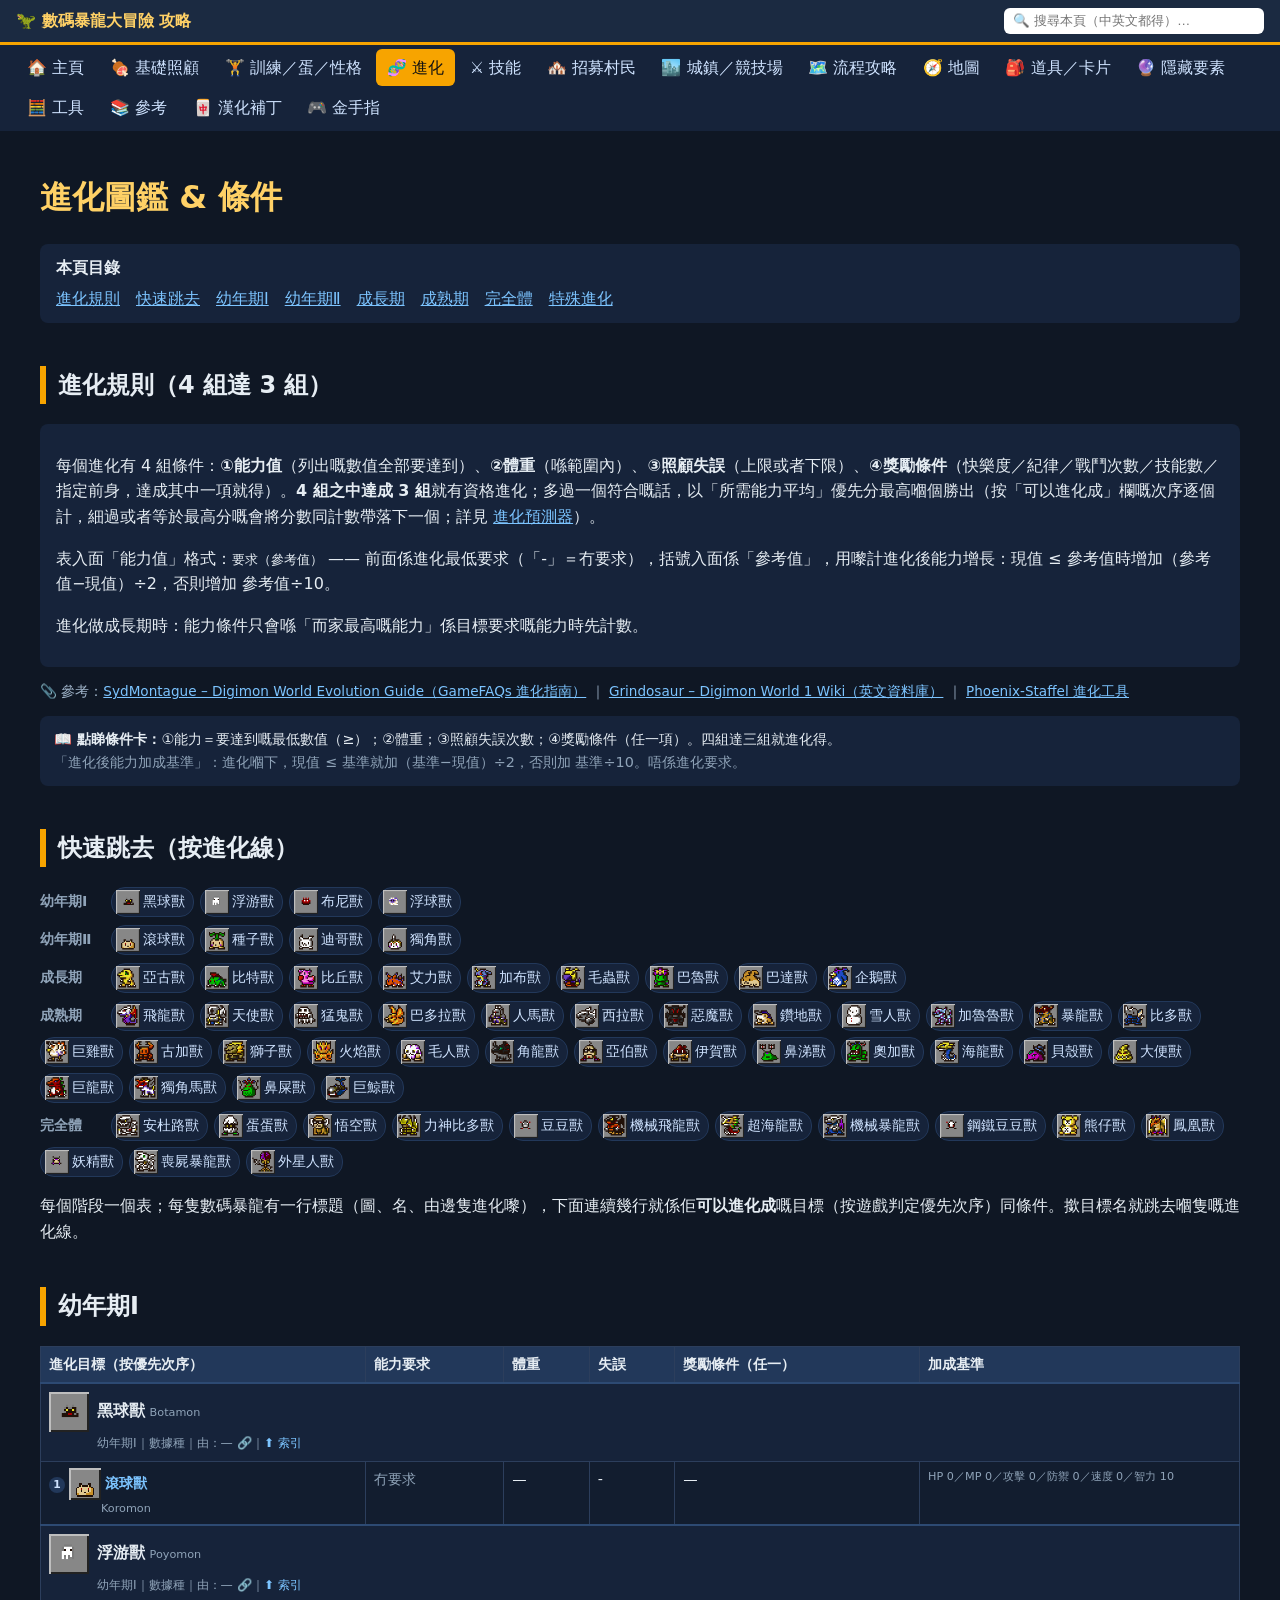
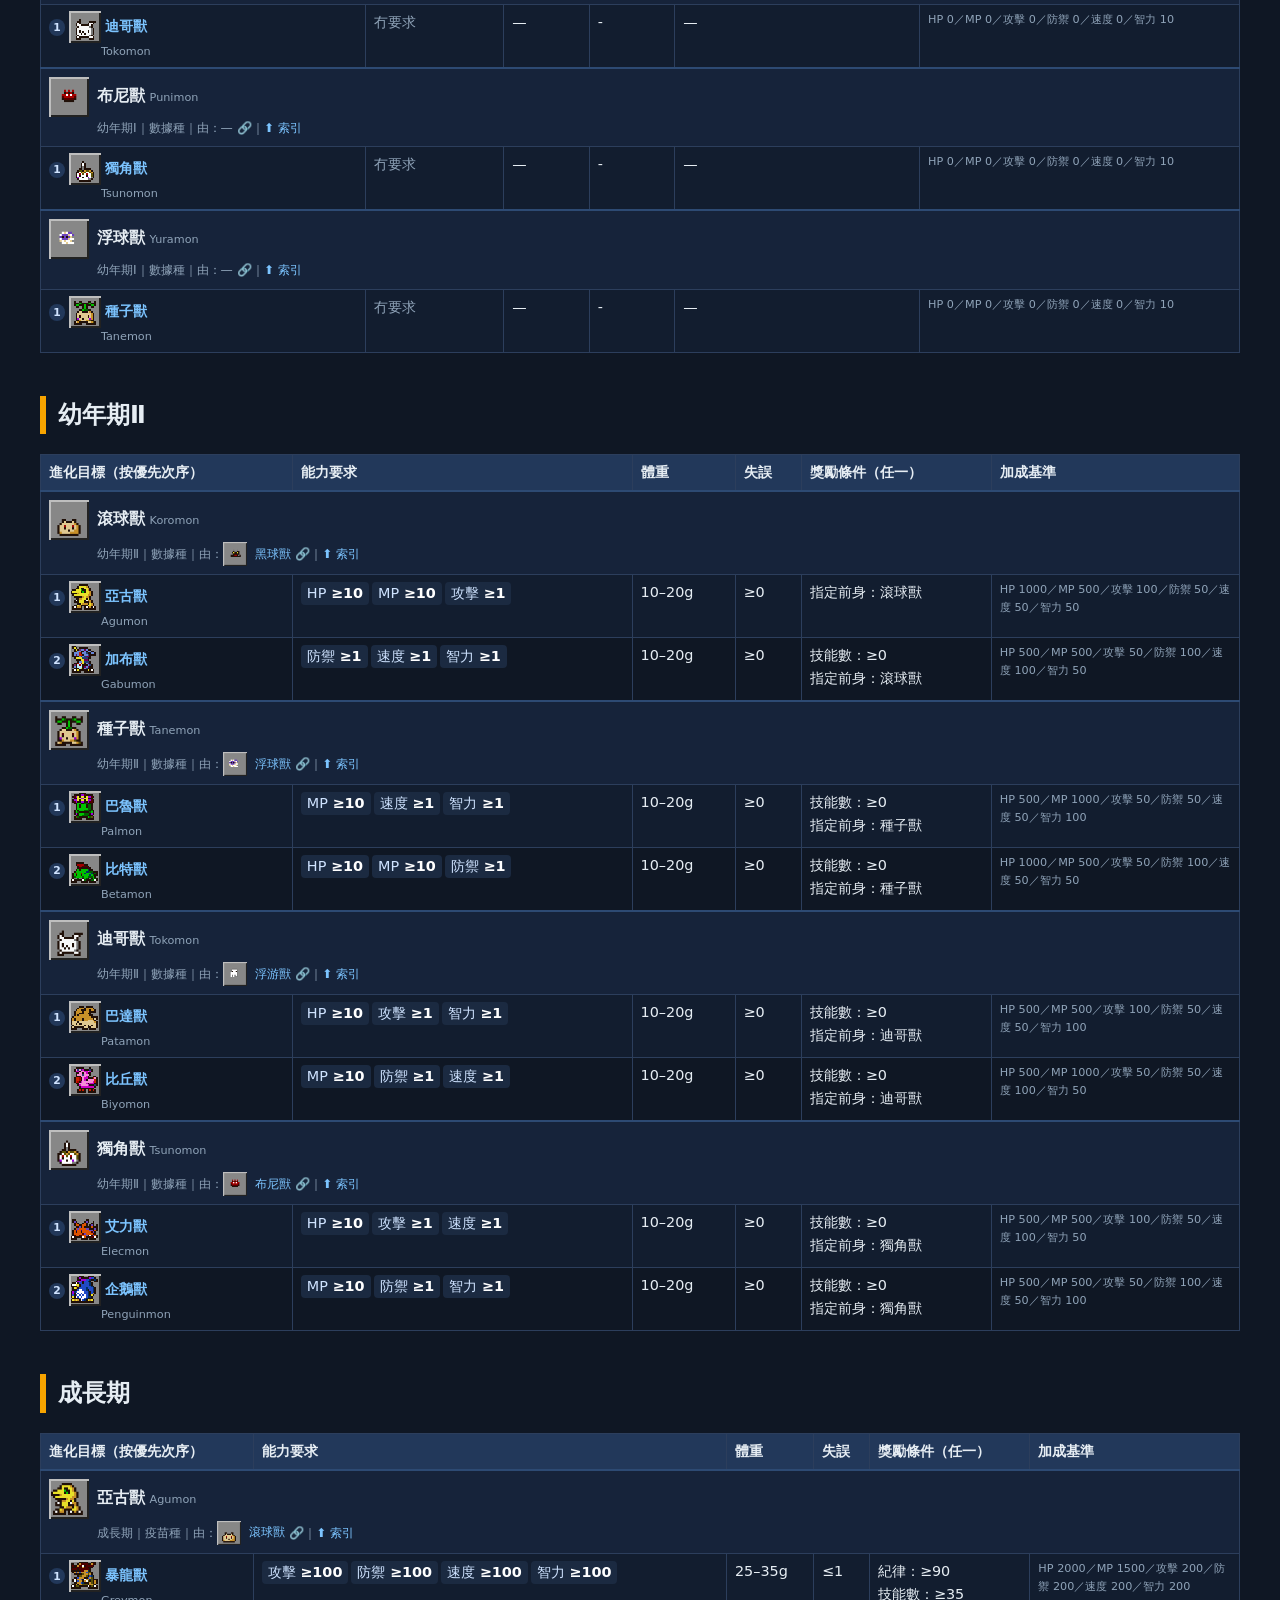
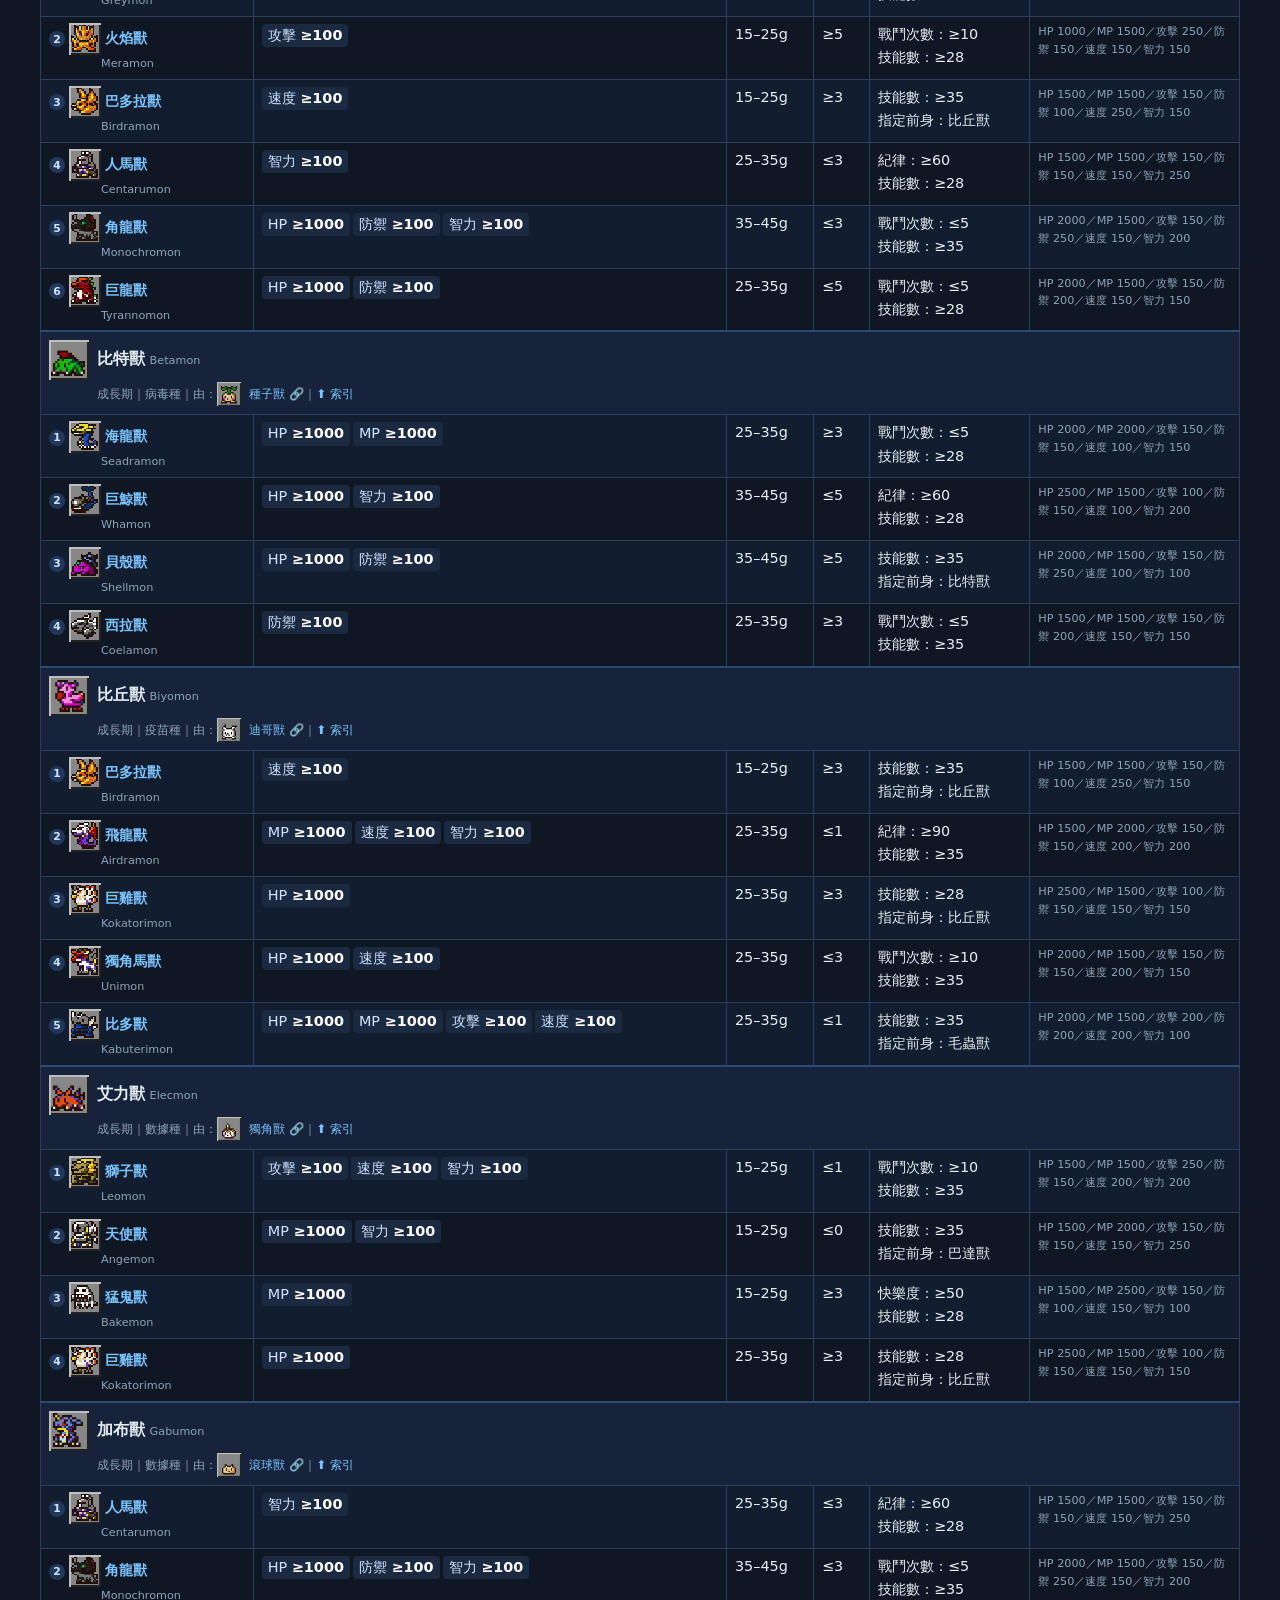
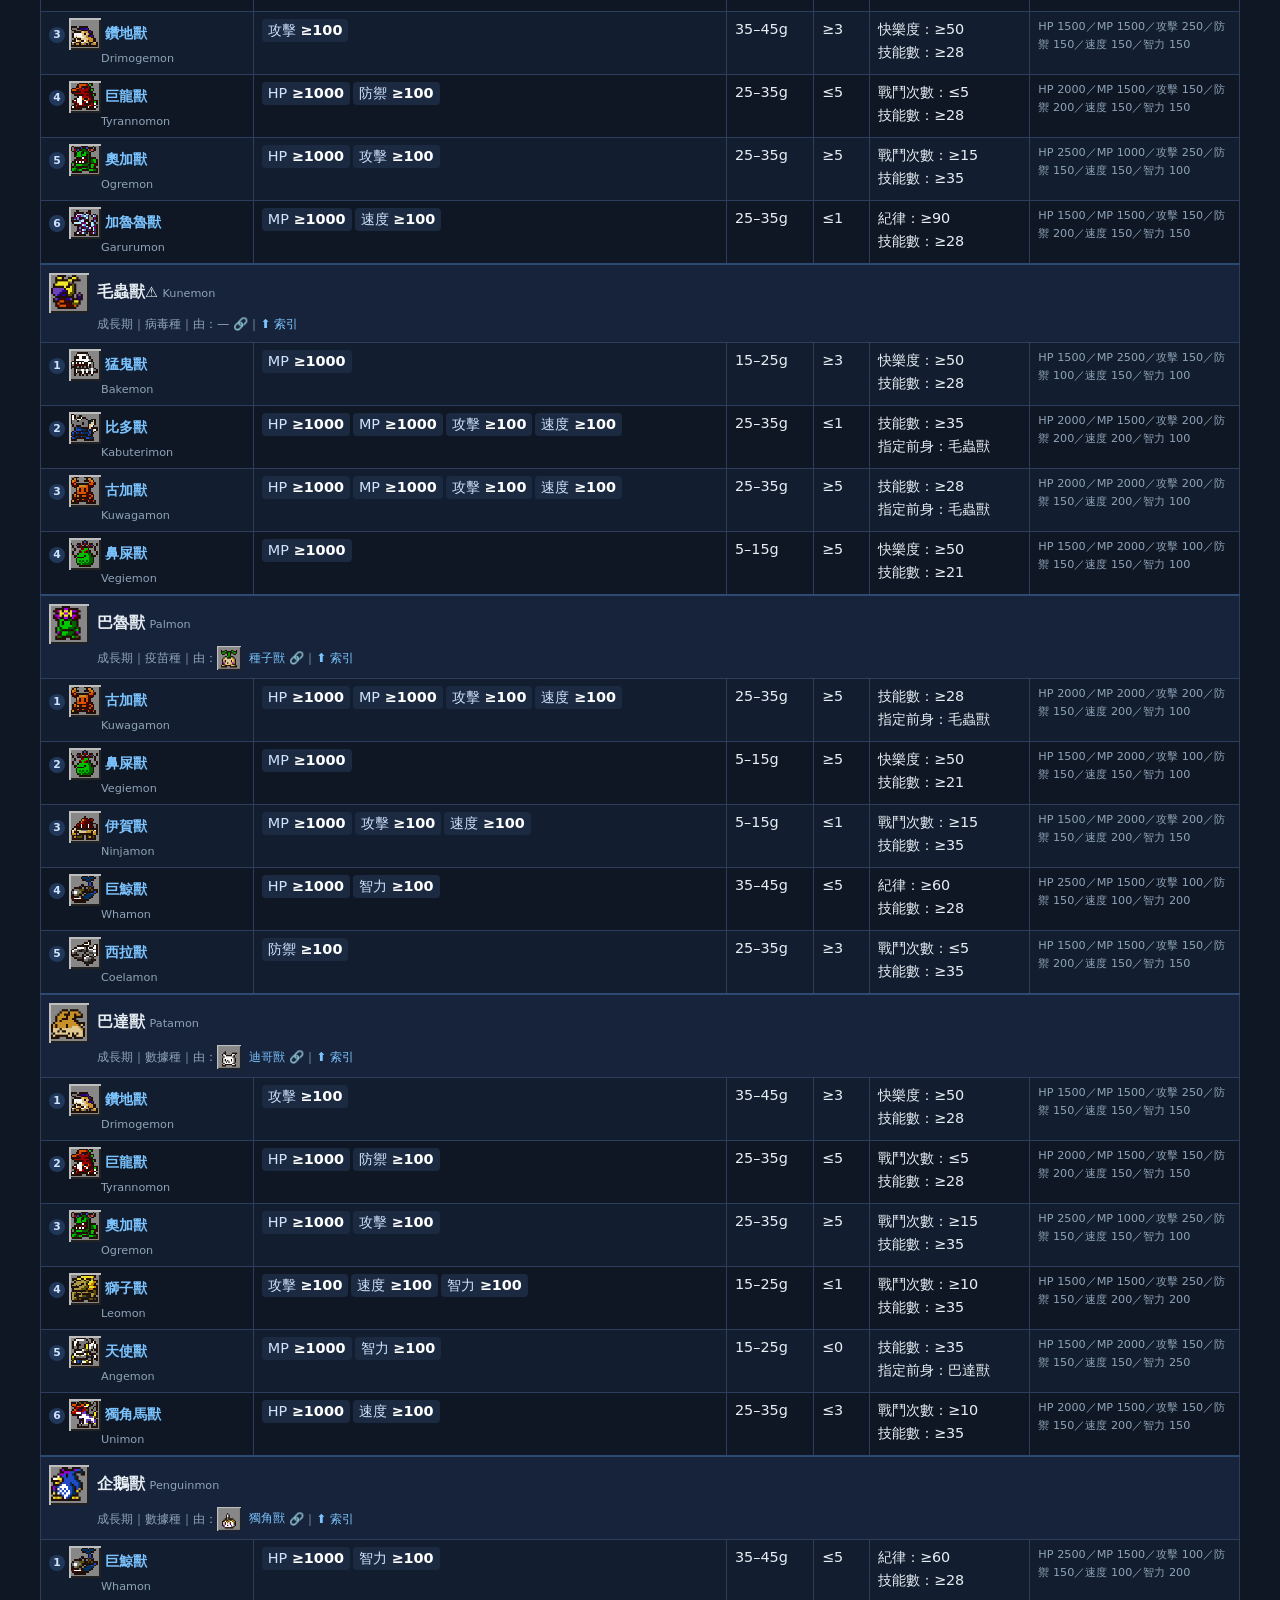
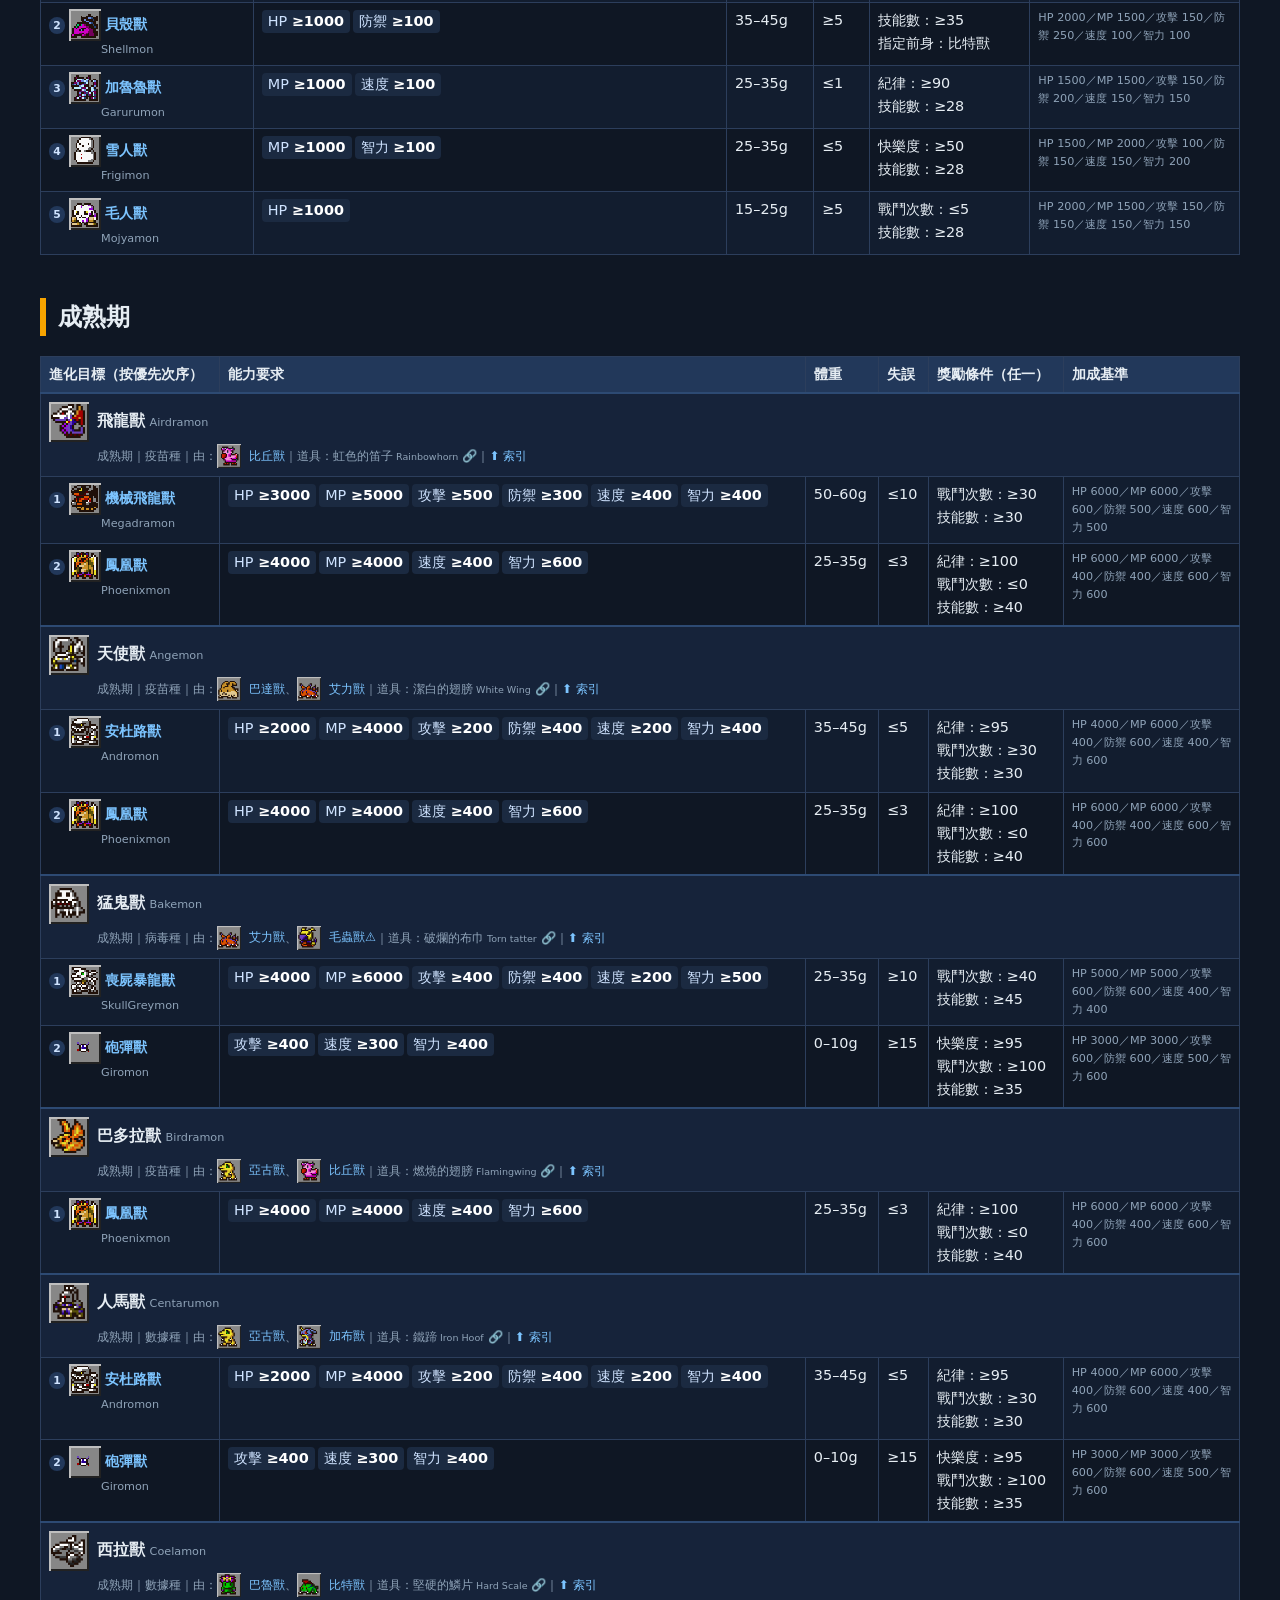
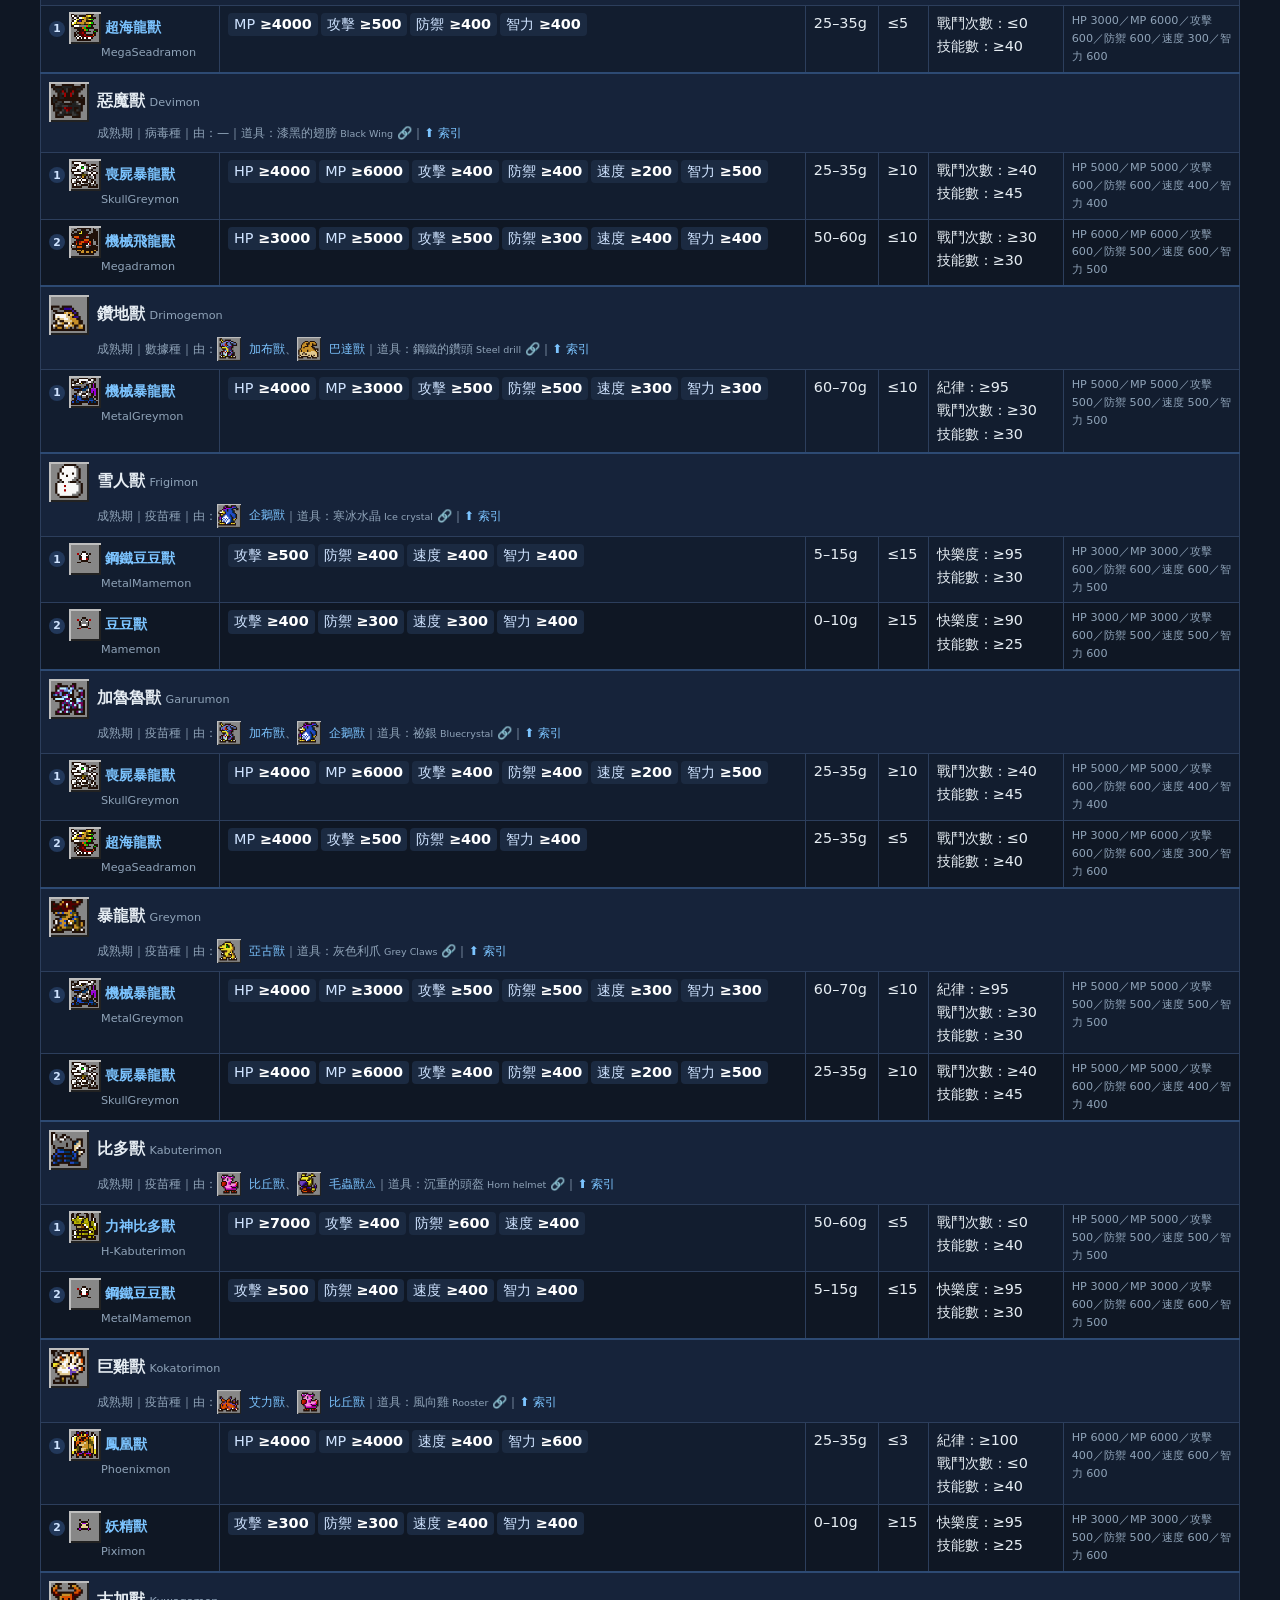
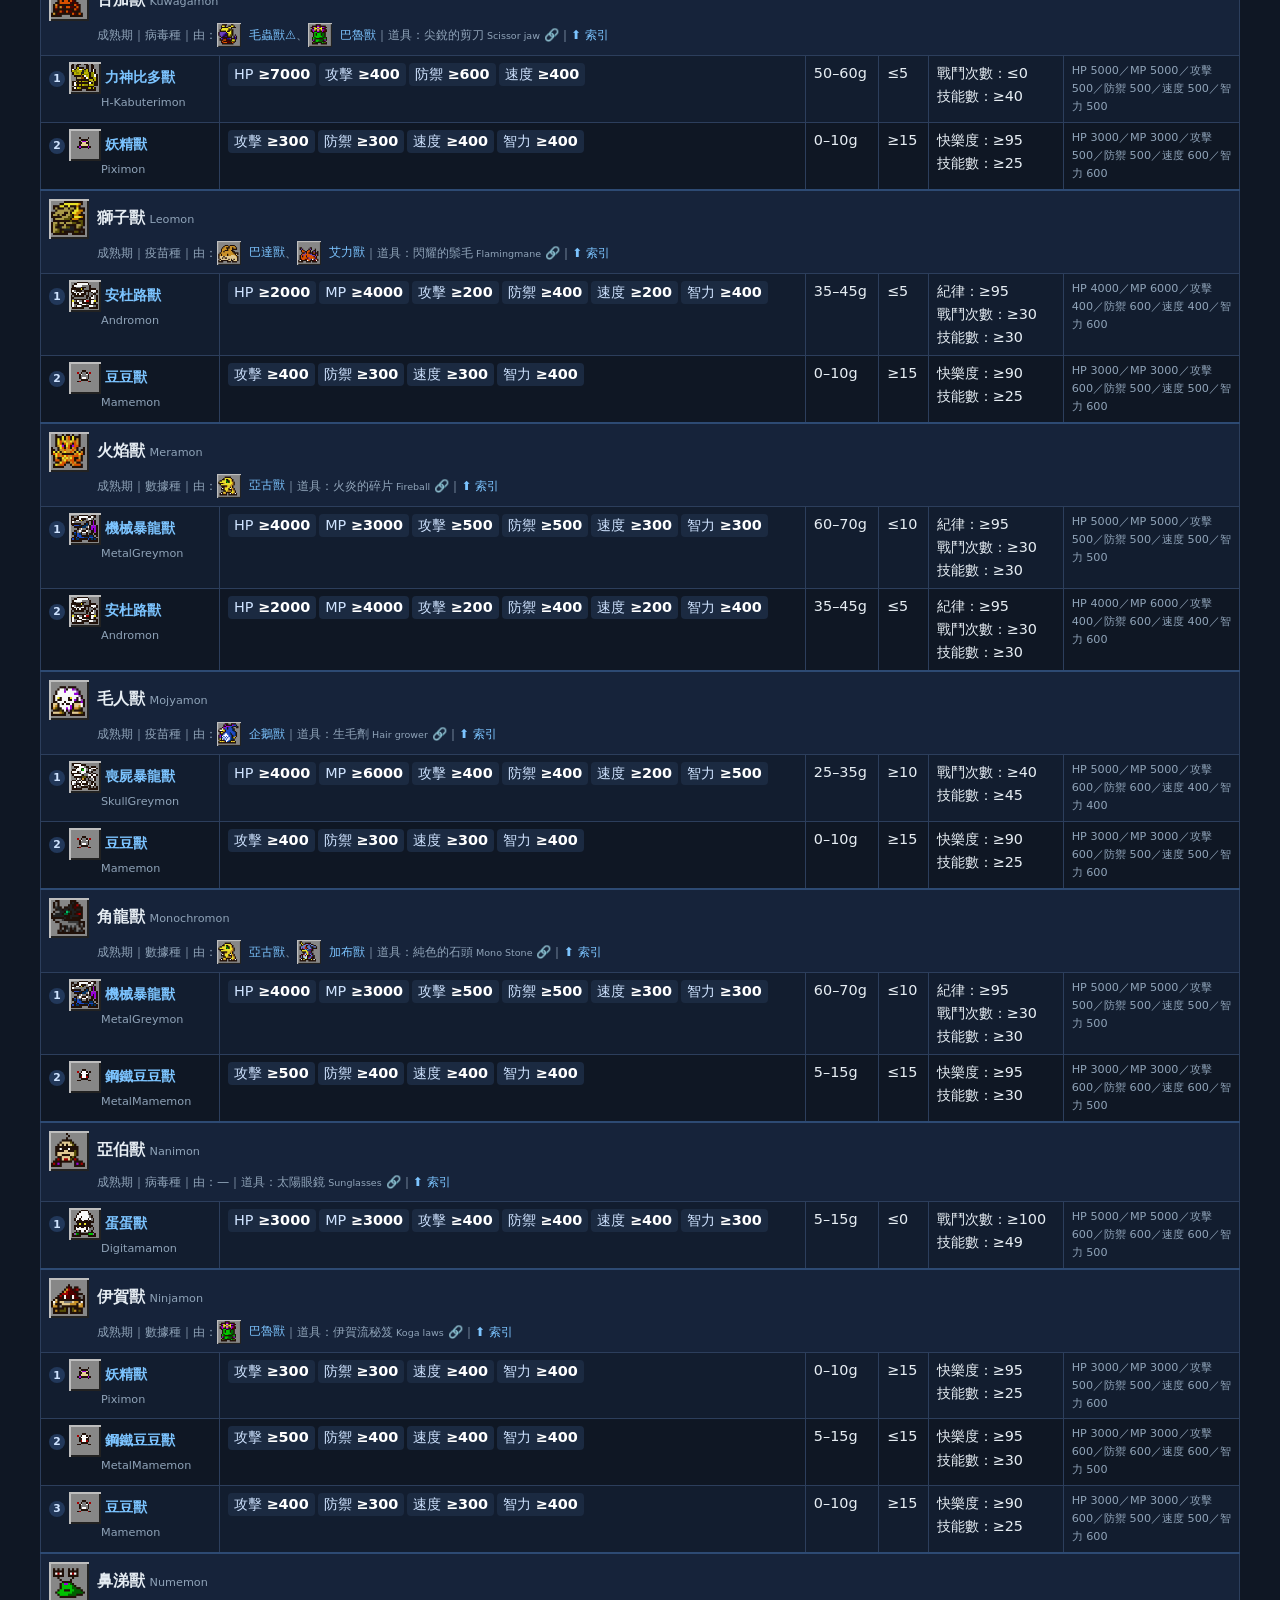
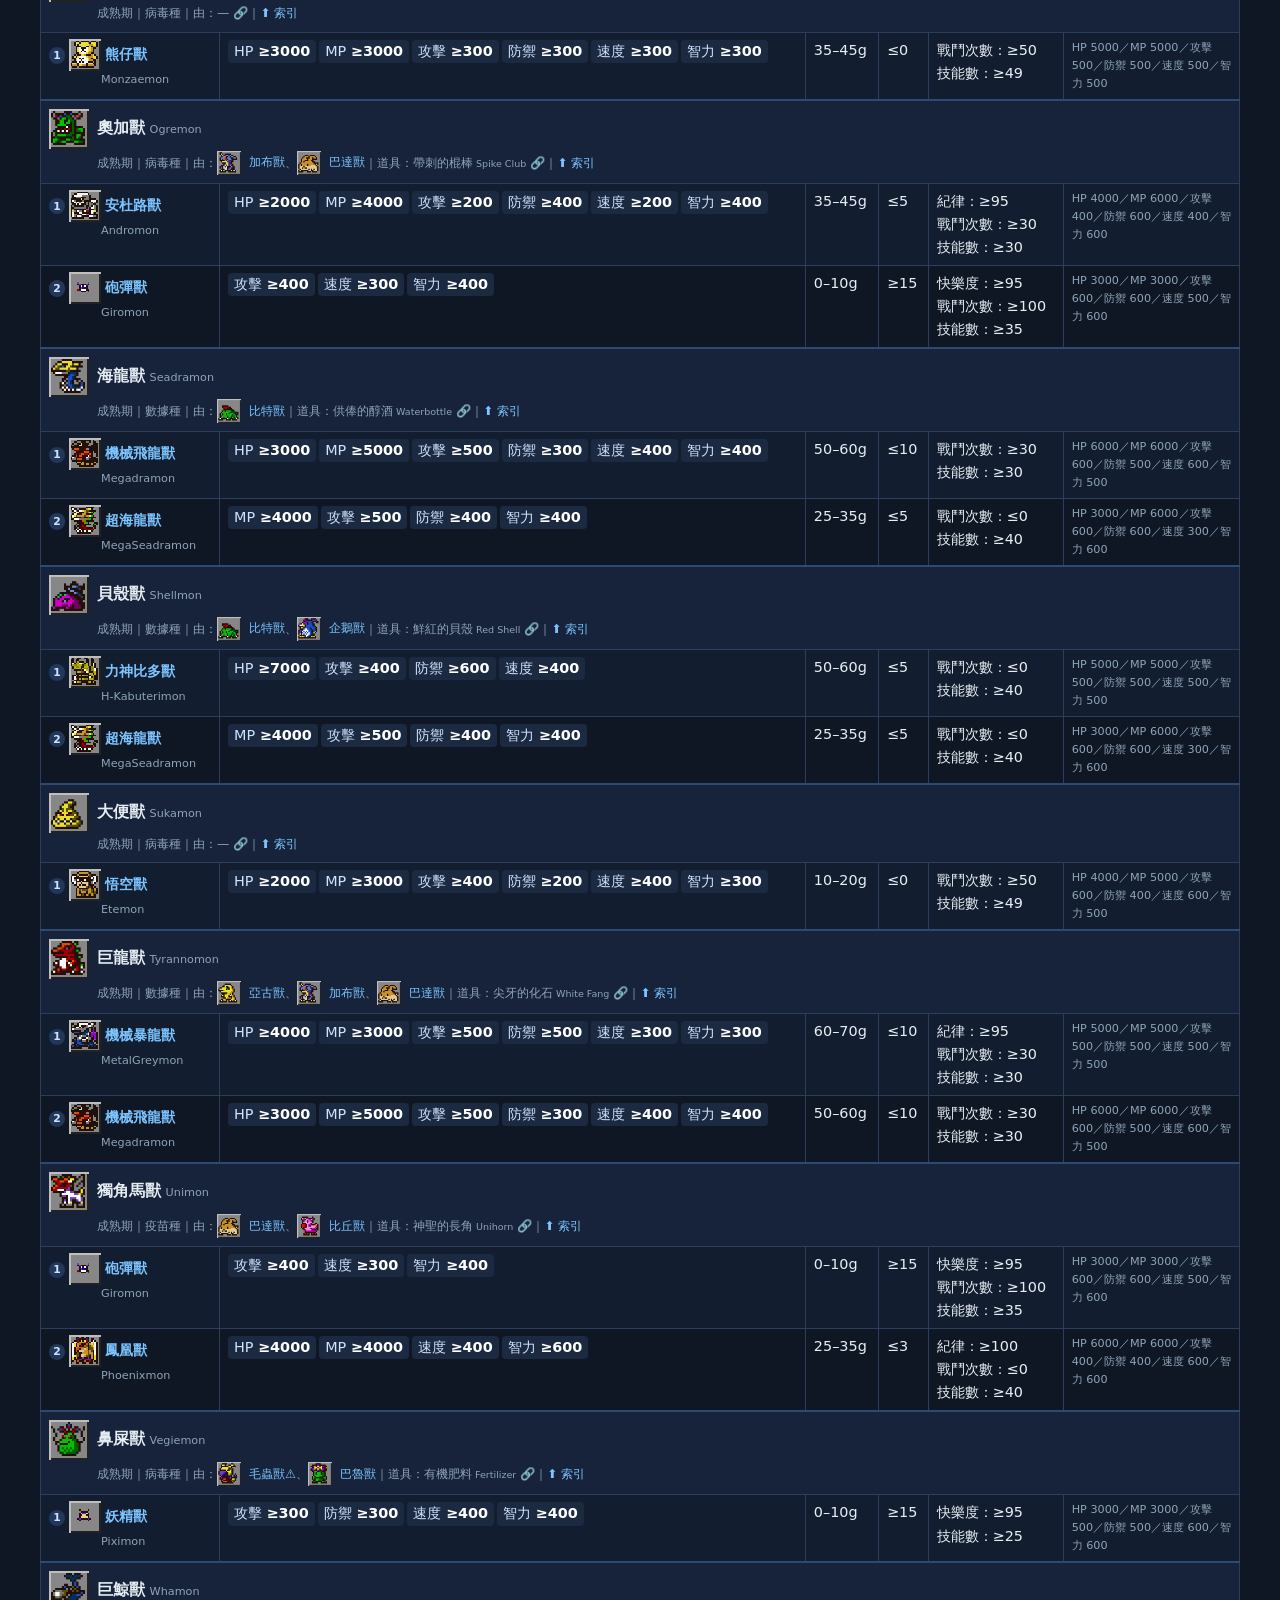
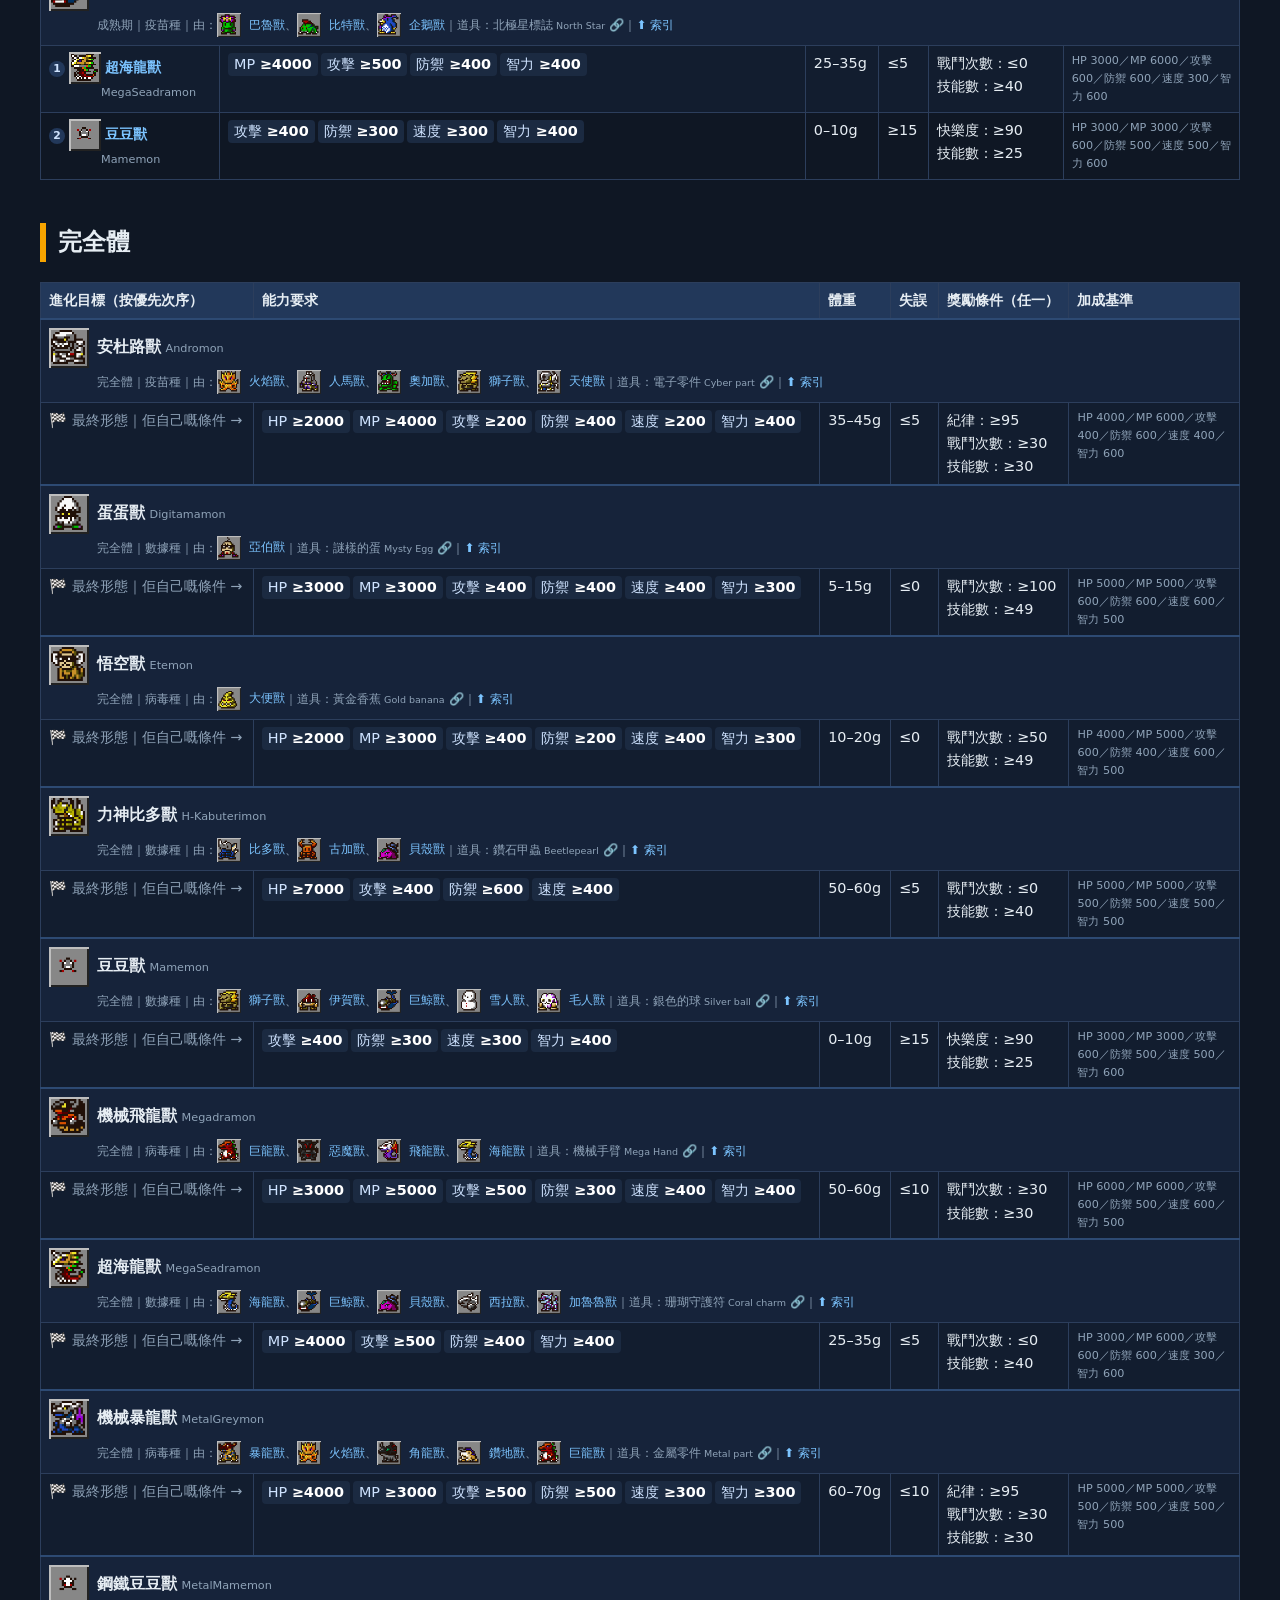
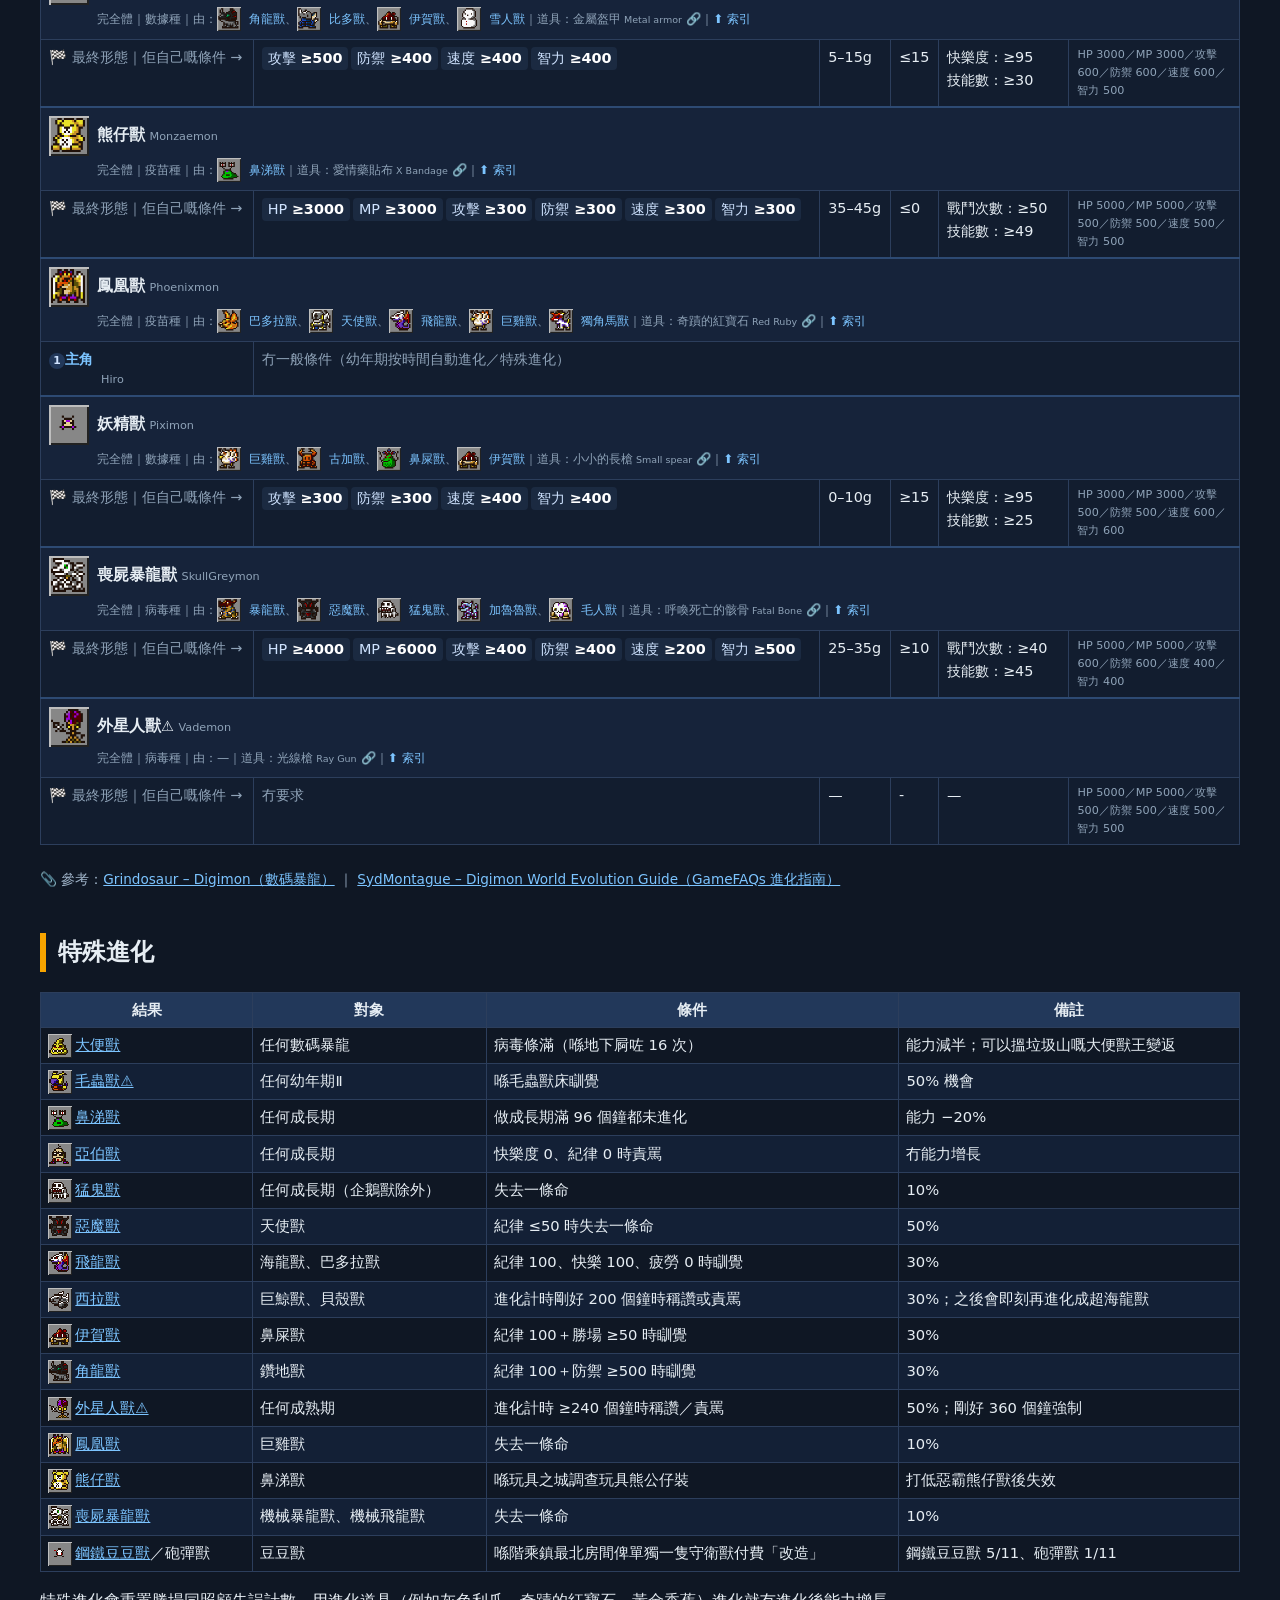
<file: evolution.html>
<!doctype html><html lang="zh-HK"><head><meta charset="utf-8"><meta name="viewport" content="width=device-width,initial-scale=1"><title>進化圖鑑 &amp; 條件 – 數碼暴龍大冒險 攻略</title><link rel="stylesheet" href="style.css?v=675559d62b"><link rel="manifest" href="manifest.webmanifest"><meta name="theme-color" content="#1b2a41"><link rel="icon" type="image/png" sizes="192x192" href="img/pwa/icon-192.png"><link rel="apple-touch-icon" href="img/pwa/apple-touch-icon.png"><meta name="apple-mobile-web-app-capable" content="yes"><meta name="mobile-web-app-capable" content="yes"><meta name="apple-mobile-web-app-status-bar-style" content="black-translucent"><meta name="apple-mobile-web-app-title" content="數碼暴龍攻略"></head><body>
<header><button id="hb" aria-label="選單">☰</button><a class="logo" href="index.html">🦖 數碼暴龍大冒險 攻略</a><input id="q" type="search" placeholder="🔍 搜尋本頁（中英文都得）…"></header>
<nav id="nav"><a href="index.html">🏠 主頁</a><a href="basics.html">🍖 基礎照顧</a><a href="training.html">🏋️ 訓練／蛋／性格</a><a href="evolution.html" class=on>🧬 進化</a><a href="techniques.html">⚔️ 技能</a><a href="recruitment.html">🏘️ 招募村民</a><a href="town.html">🏙️ 城鎮／競技場</a><a href="walkthrough.html">🗺️ 流程攻略</a><a href="map.html">🧭 地圖</a><a href="items.html">🎒 道具／卡片</a><a href="secrets.html">🔮 隱藏要素</a><a href="tools.html">🧮 工具</a><a href="references.html">📚 參考</a><a href="patch.html">🀄 漢化補丁</a><a href="cheats.html">🎮 金手指</a></nav><main><h1>進化圖鑑 &amp; 條件</h1><nav class="toc"><b>本頁目錄</b><a href="#rule">進化規則</a><a href="#jump">快速跳去</a><a href="#st-fresh">幼年期Ⅰ</a><a href="#st-in-training">幼年期Ⅱ</a><a href="#st-rookie">成長期</a><a href="#st-champion">成熟期</a><a href="#st-ultimate">完全體</a><a href="#special">特殊進化</a></nav><h2 id="rule">進化規則（4 組達 3 組）</h2><div class="card"><p>每個進化有 4 組條件：<b>①能力值</b>（列出嘅數值全部要達到）、<b>②體重</b>（喺範圍內）、<b>③照顧失誤</b>（上限或者下限）、<b>④獎勵條件</b>（快樂度／紀律／戰鬥次數／技能數／指定前身，達成其中一項就得）。<b>4 組之中達成 3 組</b>就有資格進化；多過一個符合嘅話，以「所需能力平均」優先分最高嗰個勝出（按「可以進化成」欄嘅次序逐個計，細過或者等於最高分嘅會將分數同計數帶落下一個；詳見 <a href="tools.html#evo">進化預測器</a>）。</p>
<p>表入面「能力值」格式：<code>要求（參考值）</code> —— 前面係進化最低要求（「-」＝冇要求），括號入面係「參考值」，用嚟計進化後能力增長：現值 ≤ 參考值時增加（參考值−現值）÷2，否則增加 參考值÷10。</p>
<p>進化做成長期時：能力條件只會喺「而家最高嘅能力」係目標要求嘅能力時先計數。</p></div><p class="ref">📎 參考：<a href="https://gamefaqs.gamespot.com/ps/913684-digimon-world/faqs/73845" target="_blank" rel="noopener">SydMontague – Digimon World Evolution Guide（GameFAQs 進化指南）</a> ｜ <a href="https://www.grindosaur.com/en/games/digimon-world/" target="_blank" rel="noopener">Grindosaur – Digimon World 1 Wiki（英文資料庫）</a> ｜ <a href="https://www.phoenix-staffel.de/digimon/DigimonWorld/evolution.html" target="_blank" rel="noopener">Phoenix-Staffel 進化工具</a></p><div class="card legend-ev"><b>📖 點睇條件卡：</b>①能力＝要達到嘅最低數值（≥）；②體重；③照顧失誤次數；④獎勵條件（任一項）。四組達三組就進化得。<br><span class="muted">「進化後能力加成基準」：進化嗰下，現值 ≤ 基準就加（基準−現值）÷2，否則加 基準÷10。唔係進化要求。</span></div><h2 id="jump">快速跳去（按進化線）</h2><div class="ejump"><div class="ej-r"><b>幼年期Ⅰ</b><a href="#d-botamon"><img src="img/icons_botamon-icon.png" width="24" height="24" alt="" loading="lazy">黑球獸</a><a href="#d-poyomon"><img src="img/icons_poyomon-icon.png" width="24" height="24" alt="" loading="lazy">浮游獸</a><a href="#d-punimon"><img src="img/icons_punimon-icon.png" width="24" height="24" alt="" loading="lazy">布尼獸</a><a href="#d-yuramon"><img src="img/icons_yuramon-icon.png" width="24" height="24" alt="" loading="lazy">浮球獸</a></div><div class="ej-r"><b>幼年期Ⅱ</b><a href="#d-koromon"><img src="img/icons_koromon-icon.png" width="24" height="24" alt="" loading="lazy">滾球獸</a><a href="#d-tanemon"><img src="img/icons_tanemon-icon.png" width="24" height="24" alt="" loading="lazy">種子獸</a><a href="#d-tokomon"><img src="img/icons_tokomon-icon.png" width="24" height="24" alt="" loading="lazy">迪哥獸</a><a href="#d-tsunomon"><img src="img/icons_tsunomon-icon.png" width="24" height="24" alt="" loading="lazy">獨角獸</a></div><div class="ej-r"><b>成長期</b><a href="#d-agumon"><img src="img/icons_agumon-icon.png" width="24" height="24" alt="" loading="lazy">亞古獸</a><a href="#d-betamon"><img src="img/icons_betamon-icon.png" width="24" height="24" alt="" loading="lazy">比特獸</a><a href="#d-biyomon"><img src="img/icons_biyomon-icon.png" width="24" height="24" alt="" loading="lazy">比丘獸</a><a href="#d-elecmon"><img src="img/icons_elecmon-icon.png" width="24" height="24" alt="" loading="lazy">艾力獸</a><a href="#d-gabumon"><img src="img/icons_gabumon-icon.png" width="24" height="24" alt="" loading="lazy">加布獸</a><a href="#d-kunemon"><img src="img/icons_kunemon-icon.png" width="24" height="24" alt="" loading="lazy">毛蟲獸</a><a href="#d-palmon"><img src="img/icons_palmon-icon.png" width="24" height="24" alt="" loading="lazy">巴魯獸</a><a href="#d-patamon"><img src="img/icons_patamon-icon.png" width="24" height="24" alt="" loading="lazy">巴達獸</a><a href="#d-penguinmon"><img src="img/icons_penguinmon-icon.png" width="24" height="24" alt="" loading="lazy">企鵝獸</a></div><div class="ej-r"><b>成熟期</b><a href="#d-airdramon"><img src="img/icons_airdramon-icon.png" width="24" height="24" alt="" loading="lazy">飛龍獸</a><a href="#d-angemon"><img src="img/icons_angemon-icon.png" width="24" height="24" alt="" loading="lazy">天使獸</a><a href="#d-bakemon"><img src="img/icons_bakemon-icon.png" width="24" height="24" alt="" loading="lazy">猛鬼獸</a><a href="#d-birdramon"><img src="img/icons_birdramon-icon.png" width="24" height="24" alt="" loading="lazy">巴多拉獸</a><a href="#d-centarumon"><img src="img/icons_centarumon-icon.png" width="24" height="24" alt="" loading="lazy">人馬獸</a><a href="#d-coelamon"><img src="img/icons_coelamon-icon.png" width="24" height="24" alt="" loading="lazy">西拉獸</a><a href="#d-devimon"><img src="img/icons_devimon-icon.png" width="24" height="24" alt="" loading="lazy">惡魔獸</a><a href="#d-drimogemon"><img src="img/icons_drimogemon-icon.png" width="24" height="24" alt="" loading="lazy">鑽地獸</a><a href="#d-frigimon"><img src="img/icons_frigimon-icon.png" width="24" height="24" alt="" loading="lazy">雪人獸</a><a href="#d-garurumon"><img src="img/icons_garurumon-icon.png" width="24" height="24" alt="" loading="lazy">加魯魯獸</a><a href="#d-greymon"><img src="img/icons_greymon-icon.png" width="24" height="24" alt="" loading="lazy">暴龍獸</a><a href="#d-kabuterimon"><img src="img/icons_kabuterimon-icon.png" width="24" height="24" alt="" loading="lazy">比多獸</a><a href="#d-kokatorimon"><img src="img/icons_kokatorimon-icon.png" width="24" height="24" alt="" loading="lazy">巨雞獸</a><a href="#d-kuwagamon"><img src="img/icons_kuwagamon-icon.png" width="24" height="24" alt="" loading="lazy">古加獸</a><a href="#d-leomon"><img src="img/icons_leomon-icon.png" width="24" height="24" alt="" loading="lazy">獅子獸</a><a href="#d-meramon"><img src="img/icons_meramon-icon.png" width="24" height="24" alt="" loading="lazy">火焰獸</a><a href="#d-mojyamon"><img src="img/icons_mojyamon-icon.png" width="24" height="24" alt="" loading="lazy">毛人獸</a><a href="#d-monochromon"><img src="img/icons_monochromon-icon.png" width="24" height="24" alt="" loading="lazy">角龍獸</a><a href="#d-nanimon"><img src="img/icons_nanimon-icon.png" width="24" height="24" alt="" loading="lazy">亞伯獸</a><a href="#d-ninjamon"><img src="img/icons_ninjamon-icon.png" width="24" height="24" alt="" loading="lazy">伊賀獸</a><a href="#d-numemon"><img src="img/icons_numemon-icon.png" width="24" height="24" alt="" loading="lazy">鼻涕獸</a><a href="#d-ogremon"><img src="img/icons_ogremon-icon.png" width="24" height="24" alt="" loading="lazy">奧加獸</a><a href="#d-seadramon"><img src="img/icons_seadramon-icon.png" width="24" height="24" alt="" loading="lazy">海龍獸</a><a href="#d-shellmon"><img src="img/icons_shellmon-icon.png" width="24" height="24" alt="" loading="lazy">貝殼獸</a><a href="#d-sukamon"><img src="img/icons_sukamon-icon.png" width="24" height="24" alt="" loading="lazy">大便獸</a><a href="#d-tyrannomon"><img src="img/icons_tyrannomon-icon.png" width="24" height="24" alt="" loading="lazy">巨龍獸</a><a href="#d-unimon"><img src="img/icons_unimon-icon.png" width="24" height="24" alt="" loading="lazy">獨角馬獸</a><a href="#d-vegiemon"><img src="img/icons_vegiemon-icon.png" width="24" height="24" alt="" loading="lazy">鼻屎獸</a><a href="#d-whamon"><img src="img/icons_whamon-icon.png" width="24" height="24" alt="" loading="lazy">巨鯨獸</a></div><div class="ej-r"><b>完全體</b><a href="#d-andromon"><img src="img/icons_andromon-icon.png" width="24" height="24" alt="" loading="lazy">安杜路獸</a><a href="#d-digitamamon"><img src="img/icons_digitamamon-icon.png" width="24" height="24" alt="" loading="lazy">蛋蛋獸</a><a href="#d-etemon"><img src="img/icons_etemon-icon.png" width="24" height="24" alt="" loading="lazy">悟空獸</a><a href="#d-h-kabuterimon"><img src="img/icons_h-kabuterimon-icon.png" width="24" height="24" alt="" loading="lazy">力神比多獸</a><a href="#d-mamemon"><img src="img/icons_mamemon-icon.png" width="24" height="24" alt="" loading="lazy">豆豆獸</a><a href="#d-megadramon"><img src="img/icons_megadramon-icon.png" width="24" height="24" alt="" loading="lazy">機械飛龍獸</a><a href="#d-megaseadramon"><img src="img/icons_megaseadramon-icon.png" width="24" height="24" alt="" loading="lazy">超海龍獸</a><a href="#d-metalgreymon"><img src="img/icons_metalgreymon-icon.png" width="24" height="24" alt="" loading="lazy">機械暴龍獸</a><a href="#d-metalmamemon"><img src="img/icons_metalmamemon-icon.png" width="24" height="24" alt="" loading="lazy">鋼鐵豆豆獸</a><a href="#d-monzaemon"><img src="img/icons_monzaemon-icon.png" width="24" height="24" alt="" loading="lazy">熊仔獸</a><a href="#d-phoenixmon"><img src="img/icons_phoenixmon-icon.png" width="24" height="24" alt="" loading="lazy">鳳凰獸</a><a href="#d-piximon"><img src="img/icons_piximon-icon.png" width="24" height="24" alt="" loading="lazy">妖精獸</a><a href="#d-skullgreymon"><img src="img/icons_skullgreymon-icon.png" width="24" height="24" alt="" loading="lazy">喪屍暴龍獸</a><a href="#d-vademon"><img src="img/icons_vademon-icon.png" width="24" height="24" alt="" loading="lazy">外星人獸</a></div></div><p class="note">每個階段一個表；每隻數碼暴龍有一行標題（圖、名、由邊隻進化嚟），下面連續幾行就係佢<b>可以進化成</b>嘅目標（按遊戲判定優先次序）同條件。撳目標名就跳去嗰隻嘅進化線。</p><h2 id="st-fresh">幼年期Ⅰ</h2><div class="evw"><table class="evtb"><thead><tr><th>進化目標（按優先次序）</th><th>能力要求</th><th>體重</th><th>失誤</th><th>獎勵條件（任一）</th><th>加成基準</th></tr></thead><tbody id="d-botamon"><tr class="evh"><th colspan="6"><img src="img/icons_botamon-icon.png" width="40" height="40" alt="" loading="lazy"><span class="evhn"><b>黑球獸</b> <small lang="en">Botamon</small></span><span class="evhm">幼年期Ⅰ｜數據種｜由：— <a href="https://www.grindosaur.com/en/games/digimon-world/digimon/botamon" target="_blank" rel="noopener" title="Grindosaur">🔗</a>｜<a href="#jump">⬆ 索引</a></span></th></tr><tr><td class="evt" data-l="進化目標"><span class="evi">1</span><img src="img/icons_koromon-icon.png" width="32" height="32" alt="" loading="lazy"><a href="#d-koromon"><b>滾球獸</b></a><small lang="en">Koromon</small></td><td data-l="能力要求"><span class="evmu">冇要求</span></td><td data-l="體重">—</td><td data-l="失誤">-</td><td data-l="獎勵（任一）">—</td><td class="evref" data-l="加成基準">HP 0／MP 0／攻擊 0／防禦 0／速度 0／智力 10</td></tr></tbody><tbody id="d-poyomon"><tr class="evh"><th colspan="6"><img src="img/icons_poyomon-icon.png" width="40" height="40" alt="" loading="lazy"><span class="evhn"><b>浮游獸</b> <small lang="en">Poyomon</small></span><span class="evhm">幼年期Ⅰ｜數據種｜由：— <a href="https://www.grindosaur.com/en/games/digimon-world/digimon/poyomon" target="_blank" rel="noopener" title="Grindosaur">🔗</a>｜<a href="#jump">⬆ 索引</a></span></th></tr><tr><td class="evt" data-l="進化目標"><span class="evi">1</span><img src="img/icons_tokomon-icon.png" width="32" height="32" alt="" loading="lazy"><a href="#d-tokomon"><b>迪哥獸</b></a><small lang="en">Tokomon</small></td><td data-l="能力要求"><span class="evmu">冇要求</span></td><td data-l="體重">—</td><td data-l="失誤">-</td><td data-l="獎勵（任一）">—</td><td class="evref" data-l="加成基準">HP 0／MP 0／攻擊 0／防禦 0／速度 0／智力 10</td></tr></tbody><tbody id="d-punimon"><tr class="evh"><th colspan="6"><img src="img/icons_punimon-icon.png" width="40" height="40" alt="" loading="lazy"><span class="evhn"><b>布尼獸</b> <small lang="en">Punimon</small></span><span class="evhm">幼年期Ⅰ｜數據種｜由：— <a href="https://www.grindosaur.com/en/games/digimon-world/digimon/punimon" target="_blank" rel="noopener" title="Grindosaur">🔗</a>｜<a href="#jump">⬆ 索引</a></span></th></tr><tr><td class="evt" data-l="進化目標"><span class="evi">1</span><img src="img/icons_tsunomon-icon.png" width="32" height="32" alt="" loading="lazy"><a href="#d-tsunomon"><b>獨角獸</b></a><small lang="en">Tsunomon</small></td><td data-l="能力要求"><span class="evmu">冇要求</span></td><td data-l="體重">—</td><td data-l="失誤">-</td><td data-l="獎勵（任一）">—</td><td class="evref" data-l="加成基準">HP 0／MP 0／攻擊 0／防禦 0／速度 0／智力 10</td></tr></tbody><tbody id="d-yuramon"><tr class="evh"><th colspan="6"><img src="img/icons_yuramon-icon.png" width="40" height="40" alt="" loading="lazy"><span class="evhn"><b>浮球獸</b> <small lang="en">Yuramon</small></span><span class="evhm">幼年期Ⅰ｜數據種｜由：— <a href="https://www.grindosaur.com/en/games/digimon-world/digimon/yuramon" target="_blank" rel="noopener" title="Grindosaur">🔗</a>｜<a href="#jump">⬆ 索引</a></span></th></tr><tr><td class="evt" data-l="進化目標"><span class="evi">1</span><img src="img/icons_tanemon-icon.png" width="32" height="32" alt="" loading="lazy"><a href="#d-tanemon"><b>種子獸</b></a><small lang="en">Tanemon</small></td><td data-l="能力要求"><span class="evmu">冇要求</span></td><td data-l="體重">—</td><td data-l="失誤">-</td><td data-l="獎勵（任一）">—</td><td class="evref" data-l="加成基準">HP 0／MP 0／攻擊 0／防禦 0／速度 0／智力 10</td></tr></tbody></table></div><h2 id="st-in-training">幼年期Ⅱ</h2><div class="evw"><table class="evtb"><thead><tr><th>進化目標（按優先次序）</th><th>能力要求</th><th>體重</th><th>失誤</th><th>獎勵條件（任一）</th><th>加成基準</th></tr></thead><tbody id="d-koromon"><tr class="evh"><th colspan="6"><img src="img/icons_koromon-icon.png" width="40" height="40" alt="" loading="lazy"><span class="evhn"><b>滾球獸</b> <small lang="en">Koromon</small></span><span class="evhm">幼年期Ⅱ｜數據種｜由：<a href="evolution.html#d-botamon" title="Botamon"><img src="img/icons_botamon-icon.png" width="24" height="24" alt="" loading="lazy">黑球獸</a> <a href="https://www.grindosaur.com/en/games/digimon-world/digimon/koromon" target="_blank" rel="noopener" title="Grindosaur">🔗</a>｜<a href="#jump">⬆ 索引</a></span></th></tr><tr><td class="evt" data-l="進化目標"><span class="evi">1</span><img src="img/icons_agumon-icon.png" width="32" height="32" alt="" loading="lazy"><a href="#d-agumon"><b>亞古獸</b></a><small lang="en">Agumon</small></td><td data-l="能力要求"><span class="evs">HP <b>≥10</b></span><span class="evs">MP <b>≥10</b></span><span class="evs">攻擊 <b>≥1</b></span></td><td data-l="體重">10–20g</td><td data-l="失誤">≥0</td><td data-l="獎勵（任一）">指定前身：滾球獸</td><td class="evref" data-l="加成基準">HP 1000／MP 500／攻擊 100／防禦 50／速度 50／智力 50</td></tr><tr><td class="evt" data-l="進化目標"><span class="evi">2</span><img src="img/icons_gabumon-icon.png" width="32" height="32" alt="" loading="lazy"><a href="#d-gabumon"><b>加布獸</b></a><small lang="en">Gabumon</small></td><td data-l="能力要求"><span class="evs">防禦 <b>≥1</b></span><span class="evs">速度 <b>≥1</b></span><span class="evs">智力 <b>≥1</b></span></td><td data-l="體重">10–20g</td><td data-l="失誤">≥0</td><td data-l="獎勵（任一）">技能數：≥0<br>指定前身：滾球獸</td><td class="evref" data-l="加成基準">HP 500／MP 500／攻擊 50／防禦 100／速度 100／智力 50</td></tr></tbody><tbody id="d-tanemon"><tr class="evh"><th colspan="6"><img src="img/icons_tanemon-icon.png" width="40" height="40" alt="" loading="lazy"><span class="evhn"><b>種子獸</b> <small lang="en">Tanemon</small></span><span class="evhm">幼年期Ⅱ｜數據種｜由：<a href="evolution.html#d-yuramon" title="Yuramon"><img src="img/icons_yuramon-icon.png" width="24" height="24" alt="" loading="lazy">浮球獸</a> <a href="https://www.grindosaur.com/en/games/digimon-world/digimon/tanemon" target="_blank" rel="noopener" title="Grindosaur">🔗</a>｜<a href="#jump">⬆ 索引</a></span></th></tr><tr><td class="evt" data-l="進化目標"><span class="evi">1</span><img src="img/icons_palmon-icon.png" width="32" height="32" alt="" loading="lazy"><a href="#d-palmon"><b>巴魯獸</b></a><small lang="en">Palmon</small></td><td data-l="能力要求"><span class="evs">MP <b>≥10</b></span><span class="evs">速度 <b>≥1</b></span><span class="evs">智力 <b>≥1</b></span></td><td data-l="體重">10–20g</td><td data-l="失誤">≥0</td><td data-l="獎勵（任一）">技能數：≥0<br>指定前身：種子獸</td><td class="evref" data-l="加成基準">HP 500／MP 1000／攻擊 50／防禦 50／速度 50／智力 100</td></tr><tr><td class="evt" data-l="進化目標"><span class="evi">2</span><img src="img/icons_betamon-icon.png" width="32" height="32" alt="" loading="lazy"><a href="#d-betamon"><b>比特獸</b></a><small lang="en">Betamon</small></td><td data-l="能力要求"><span class="evs">HP <b>≥10</b></span><span class="evs">MP <b>≥10</b></span><span class="evs">防禦 <b>≥1</b></span></td><td data-l="體重">10–20g</td><td data-l="失誤">≥0</td><td data-l="獎勵（任一）">技能數：≥0<br>指定前身：種子獸</td><td class="evref" data-l="加成基準">HP 1000／MP 500／攻擊 50／防禦 100／速度 50／智力 50</td></tr></tbody><tbody id="d-tokomon"><tr class="evh"><th colspan="6"><img src="img/icons_tokomon-icon.png" width="40" height="40" alt="" loading="lazy"><span class="evhn"><b>迪哥獸</b> <small lang="en">Tokomon</small></span><span class="evhm">幼年期Ⅱ｜數據種｜由：<a href="evolution.html#d-poyomon" title="Poyomon"><img src="img/icons_poyomon-icon.png" width="24" height="24" alt="" loading="lazy">浮游獸</a> <a href="https://www.grindosaur.com/en/games/digimon-world/digimon/tokomon" target="_blank" rel="noopener" title="Grindosaur">🔗</a>｜<a href="#jump">⬆ 索引</a></span></th></tr><tr><td class="evt" data-l="進化目標"><span class="evi">1</span><img src="img/icons_patamon-icon.png" width="32" height="32" alt="" loading="lazy"><a href="#d-patamon"><b>巴達獸</b></a><small lang="en">Patamon</small></td><td data-l="能力要求"><span class="evs">HP <b>≥10</b></span><span class="evs">攻擊 <b>≥1</b></span><span class="evs">智力 <b>≥1</b></span></td><td data-l="體重">10–20g</td><td data-l="失誤">≥0</td><td data-l="獎勵（任一）">技能數：≥0<br>指定前身：迪哥獸</td><td class="evref" data-l="加成基準">HP 500／MP 500／攻擊 100／防禦 50／速度 50／智力 100</td></tr><tr><td class="evt" data-l="進化目標"><span class="evi">2</span><img src="img/icons_biyomon-icon.png" width="32" height="32" alt="" loading="lazy"><a href="#d-biyomon"><b>比丘獸</b></a><small lang="en">Biyomon</small></td><td data-l="能力要求"><span class="evs">MP <b>≥10</b></span><span class="evs">防禦 <b>≥1</b></span><span class="evs">速度 <b>≥1</b></span></td><td data-l="體重">10–20g</td><td data-l="失誤">≥0</td><td data-l="獎勵（任一）">技能數：≥0<br>指定前身：迪哥獸</td><td class="evref" data-l="加成基準">HP 500／MP 1000／攻擊 50／防禦 50／速度 100／智力 50</td></tr></tbody><tbody id="d-tsunomon"><tr class="evh"><th colspan="6"><img src="img/icons_tsunomon-icon.png" width="40" height="40" alt="" loading="lazy"><span class="evhn"><b>獨角獸</b> <small lang="en">Tsunomon</small></span><span class="evhm">幼年期Ⅱ｜數據種｜由：<a href="evolution.html#d-punimon" title="Punimon"><img src="img/icons_punimon-icon.png" width="24" height="24" alt="" loading="lazy">布尼獸</a> <a href="https://www.grindosaur.com/en/games/digimon-world/digimon/tsunomon" target="_blank" rel="noopener" title="Grindosaur">🔗</a>｜<a href="#jump">⬆ 索引</a></span></th></tr><tr><td class="evt" data-l="進化目標"><span class="evi">1</span><img src="img/icons_elecmon-icon.png" width="32" height="32" alt="" loading="lazy"><a href="#d-elecmon"><b>艾力獸</b></a><small lang="en">Elecmon</small></td><td data-l="能力要求"><span class="evs">HP <b>≥10</b></span><span class="evs">攻擊 <b>≥1</b></span><span class="evs">速度 <b>≥1</b></span></td><td data-l="體重">10–20g</td><td data-l="失誤">≥0</td><td data-l="獎勵（任一）">技能數：≥0<br>指定前身：獨角獸</td><td class="evref" data-l="加成基準">HP 500／MP 500／攻擊 100／防禦 50／速度 100／智力 50</td></tr><tr><td class="evt" data-l="進化目標"><span class="evi">2</span><img src="img/icons_penguinmon-icon.png" width="32" height="32" alt="" loading="lazy"><a href="#d-penguinmon"><b>企鵝獸</b></a><small lang="en">Penguinmon</small></td><td data-l="能力要求"><span class="evs">MP <b>≥10</b></span><span class="evs">防禦 <b>≥1</b></span><span class="evs">智力 <b>≥1</b></span></td><td data-l="體重">10–20g</td><td data-l="失誤">≥0</td><td data-l="獎勵（任一）">技能數：≥0<br>指定前身：獨角獸</td><td class="evref" data-l="加成基準">HP 500／MP 500／攻擊 50／防禦 100／速度 50／智力 100</td></tr></tbody></table></div><h2 id="st-rookie">成長期</h2><div class="evw"><table class="evtb"><thead><tr><th>進化目標（按優先次序）</th><th>能力要求</th><th>體重</th><th>失誤</th><th>獎勵條件（任一）</th><th>加成基準</th></tr></thead><tbody id="d-agumon"><tr class="evh"><th colspan="6"><img src="img/icons_agumon-icon.png" width="40" height="40" alt="" loading="lazy"><span class="evhn"><b>亞古獸</b> <small lang="en">Agumon</small></span><span class="evhm">成長期｜疫苗種｜由：<a href="evolution.html#d-koromon" title="Koromon"><img src="img/icons_koromon-icon.png" width="24" height="24" alt="" loading="lazy">滾球獸</a> <a href="https://www.grindosaur.com/en/games/digimon-world/digimon/agumon" target="_blank" rel="noopener" title="Grindosaur">🔗</a>｜<a href="#jump">⬆ 索引</a></span></th></tr><tr><td class="evt" data-l="進化目標"><span class="evi">1</span><img src="img/icons_greymon-icon.png" width="32" height="32" alt="" loading="lazy"><a href="#d-greymon"><b>暴龍獸</b></a><small lang="en">Greymon</small></td><td data-l="能力要求"><span class="evs">攻擊 <b>≥100</b></span><span class="evs">防禦 <b>≥100</b></span><span class="evs">速度 <b>≥100</b></span><span class="evs">智力 <b>≥100</b></span></td><td data-l="體重">25–35g</td><td data-l="失誤">≤1</td><td data-l="獎勵（任一）">紀律：≥90<br>技能數：≥35</td><td class="evref" data-l="加成基準">HP 2000／MP 1500／攻擊 200／防禦 200／速度 200／智力 200</td></tr><tr><td class="evt" data-l="進化目標"><span class="evi">2</span><img src="img/icons_meramon-icon.png" width="32" height="32" alt="" loading="lazy"><a href="#d-meramon"><b>火焰獸</b></a><small lang="en">Meramon</small></td><td data-l="能力要求"><span class="evs">攻擊 <b>≥100</b></span></td><td data-l="體重">15–25g</td><td data-l="失誤">≥5</td><td data-l="獎勵（任一）">戰鬥次數：≥10<br>技能數：≥28</td><td class="evref" data-l="加成基準">HP 1000／MP 1500／攻擊 250／防禦 150／速度 150／智力 150</td></tr><tr><td class="evt" data-l="進化目標"><span class="evi">3</span><img src="img/icons_birdramon-icon.png" width="32" height="32" alt="" loading="lazy"><a href="#d-birdramon"><b>巴多拉獸</b></a><small lang="en">Birdramon</small></td><td data-l="能力要求"><span class="evs">速度 <b>≥100</b></span></td><td data-l="體重">15–25g</td><td data-l="失誤">≥3</td><td data-l="獎勵（任一）">技能數：≥35<br>指定前身：比丘獸</td><td class="evref" data-l="加成基準">HP 1500／MP 1500／攻擊 150／防禦 100／速度 250／智力 150</td></tr><tr><td class="evt" data-l="進化目標"><span class="evi">4</span><img src="img/icons_centarumon-icon.png" width="32" height="32" alt="" loading="lazy"><a href="#d-centarumon"><b>人馬獸</b></a><small lang="en">Centarumon</small></td><td data-l="能力要求"><span class="evs">智力 <b>≥100</b></span></td><td data-l="體重">25–35g</td><td data-l="失誤">≤3</td><td data-l="獎勵（任一）">紀律：≥60<br>技能數：≥28</td><td class="evref" data-l="加成基準">HP 1500／MP 1500／攻擊 150／防禦 150／速度 150／智力 250</td></tr><tr><td class="evt" data-l="進化目標"><span class="evi">5</span><img src="img/icons_monochromon-icon.png" width="32" height="32" alt="" loading="lazy"><a href="#d-monochromon"><b>角龍獸</b></a><small lang="en">Monochromon</small></td><td data-l="能力要求"><span class="evs">HP <b>≥1000</b></span><span class="evs">防禦 <b>≥100</b></span><span class="evs">智力 <b>≥100</b></span></td><td data-l="體重">35–45g</td><td data-l="失誤">≤3</td><td data-l="獎勵（任一）">戰鬥次數：≤5<br>技能數：≥35</td><td class="evref" data-l="加成基準">HP 2000／MP 1500／攻擊 150／防禦 250／速度 150／智力 200</td></tr><tr><td class="evt" data-l="進化目標"><span class="evi">6</span><img src="img/icons_tyrannomon-icon.png" width="32" height="32" alt="" loading="lazy"><a href="#d-tyrannomon"><b>巨龍獸</b></a><small lang="en">Tyrannomon</small></td><td data-l="能力要求"><span class="evs">HP <b>≥1000</b></span><span class="evs">防禦 <b>≥100</b></span></td><td data-l="體重">25–35g</td><td data-l="失誤">≤5</td><td data-l="獎勵（任一）">戰鬥次數：≤5<br>技能數：≥28</td><td class="evref" data-l="加成基準">HP 2000／MP 1500／攻擊 150／防禦 200／速度 150／智力 150</td></tr></tbody><tbody id="d-betamon"><tr class="evh"><th colspan="6"><img src="img/icons_betamon-icon.png" width="40" height="40" alt="" loading="lazy"><span class="evhn"><b>比特獸</b> <small lang="en">Betamon</small></span><span class="evhm">成長期｜病毒種｜由：<a href="evolution.html#d-tanemon" title="Tanemon"><img src="img/icons_tanemon-icon.png" width="24" height="24" alt="" loading="lazy">種子獸</a> <a href="https://www.grindosaur.com/en/games/digimon-world/digimon/betamon" target="_blank" rel="noopener" title="Grindosaur">🔗</a>｜<a href="#jump">⬆ 索引</a></span></th></tr><tr><td class="evt" data-l="進化目標"><span class="evi">1</span><img src="img/icons_seadramon-icon.png" width="32" height="32" alt="" loading="lazy"><a href="#d-seadramon"><b>海龍獸</b></a><small lang="en">Seadramon</small></td><td data-l="能力要求"><span class="evs">HP <b>≥1000</b></span><span class="evs">MP <b>≥1000</b></span></td><td data-l="體重">25–35g</td><td data-l="失誤">≥3</td><td data-l="獎勵（任一）">戰鬥次數：≤5<br>技能數：≥28</td><td class="evref" data-l="加成基準">HP 2000／MP 2000／攻擊 150／防禦 150／速度 100／智力 150</td></tr><tr><td class="evt" data-l="進化目標"><span class="evi">2</span><img src="img/icons_whamon-icon.png" width="32" height="32" alt="" loading="lazy"><a href="#d-whamon"><b>巨鯨獸</b></a><small lang="en">Whamon</small></td><td data-l="能力要求"><span class="evs">HP <b>≥1000</b></span><span class="evs">智力 <b>≥100</b></span></td><td data-l="體重">35–45g</td><td data-l="失誤">≤5</td><td data-l="獎勵（任一）">紀律：≥60<br>技能數：≥28</td><td class="evref" data-l="加成基準">HP 2500／MP 1500／攻擊 100／防禦 150／速度 100／智力 200</td></tr><tr><td class="evt" data-l="進化目標"><span class="evi">3</span><img src="img/icons_shellmon-icon.png" width="32" height="32" alt="" loading="lazy"><a href="#d-shellmon"><b>貝殼獸</b></a><small lang="en">Shellmon</small></td><td data-l="能力要求"><span class="evs">HP <b>≥1000</b></span><span class="evs">防禦 <b>≥100</b></span></td><td data-l="體重">35–45g</td><td data-l="失誤">≥5</td><td data-l="獎勵（任一）">技能數：≥35<br>指定前身：比特獸</td><td class="evref" data-l="加成基準">HP 2000／MP 1500／攻擊 150／防禦 250／速度 100／智力 100</td></tr><tr><td class="evt" data-l="進化目標"><span class="evi">4</span><img src="img/icons_coelamon-icon.png" width="32" height="32" alt="" loading="lazy"><a href="#d-coelamon"><b>西拉獸</b></a><small lang="en">Coelamon</small></td><td data-l="能力要求"><span class="evs">防禦 <b>≥100</b></span></td><td data-l="體重">25–35g</td><td data-l="失誤">≥3</td><td data-l="獎勵（任一）">戰鬥次數：≤5<br>技能數：≥35</td><td class="evref" data-l="加成基準">HP 1500／MP 1500／攻擊 150／防禦 200／速度 150／智力 150</td></tr></tbody><tbody id="d-biyomon"><tr class="evh"><th colspan="6"><img src="img/icons_biyomon-icon.png" width="40" height="40" alt="" loading="lazy"><span class="evhn"><b>比丘獸</b> <small lang="en">Biyomon</small></span><span class="evhm">成長期｜疫苗種｜由：<a href="evolution.html#d-tokomon" title="Tokomon"><img src="img/icons_tokomon-icon.png" width="24" height="24" alt="" loading="lazy">迪哥獸</a> <a href="https://www.grindosaur.com/en/games/digimon-world/digimon/biyomon" target="_blank" rel="noopener" title="Grindosaur">🔗</a>｜<a href="#jump">⬆ 索引</a></span></th></tr><tr><td class="evt" data-l="進化目標"><span class="evi">1</span><img src="img/icons_birdramon-icon.png" width="32" height="32" alt="" loading="lazy"><a href="#d-birdramon"><b>巴多拉獸</b></a><small lang="en">Birdramon</small></td><td data-l="能力要求"><span class="evs">速度 <b>≥100</b></span></td><td data-l="體重">15–25g</td><td data-l="失誤">≥3</td><td data-l="獎勵（任一）">技能數：≥35<br>指定前身：比丘獸</td><td class="evref" data-l="加成基準">HP 1500／MP 1500／攻擊 150／防禦 100／速度 250／智力 150</td></tr><tr><td class="evt" data-l="進化目標"><span class="evi">2</span><img src="img/icons_airdramon-icon.png" width="32" height="32" alt="" loading="lazy"><a href="#d-airdramon"><b>飛龍獸</b></a><small lang="en">Airdramon</small></td><td data-l="能力要求"><span class="evs">MP <b>≥1000</b></span><span class="evs">速度 <b>≥100</b></span><span class="evs">智力 <b>≥100</b></span></td><td data-l="體重">25–35g</td><td data-l="失誤">≤1</td><td data-l="獎勵（任一）">紀律：≥90<br>技能數：≥35</td><td class="evref" data-l="加成基準">HP 1500／MP 2000／攻擊 150／防禦 150／速度 200／智力 200</td></tr><tr><td class="evt" data-l="進化目標"><span class="evi">3</span><img src="img/icons_kokatorimon-icon.png" width="32" height="32" alt="" loading="lazy"><a href="#d-kokatorimon"><b>巨雞獸</b></a><small lang="en">Kokatorimon</small></td><td data-l="能力要求"><span class="evs">HP <b>≥1000</b></span></td><td data-l="體重">25–35g</td><td data-l="失誤">≥3</td><td data-l="獎勵（任一）">技能數：≥28<br>指定前身：比丘獸</td><td class="evref" data-l="加成基準">HP 2500／MP 1500／攻擊 100／防禦 150／速度 150／智力 150</td></tr><tr><td class="evt" data-l="進化目標"><span class="evi">4</span><img src="img/icons_unimon-icon.png" width="32" height="32" alt="" loading="lazy"><a href="#d-unimon"><b>獨角馬獸</b></a><small lang="en">Unimon</small></td><td data-l="能力要求"><span class="evs">HP <b>≥1000</b></span><span class="evs">速度 <b>≥100</b></span></td><td data-l="體重">25–35g</td><td data-l="失誤">≤3</td><td data-l="獎勵（任一）">戰鬥次數：≥10<br>技能數：≥35</td><td class="evref" data-l="加成基準">HP 2000／MP 1500／攻擊 150／防禦 150／速度 200／智力 150</td></tr><tr><td class="evt" data-l="進化目標"><span class="evi">5</span><img src="img/icons_kabuterimon-icon.png" width="32" height="32" alt="" loading="lazy"><a href="#d-kabuterimon"><b>比多獸</b></a><small lang="en">Kabuterimon</small></td><td data-l="能力要求"><span class="evs">HP <b>≥1000</b></span><span class="evs">MP <b>≥1000</b></span><span class="evs">攻擊 <b>≥100</b></span><span class="evs">速度 <b>≥100</b></span></td><td data-l="體重">25–35g</td><td data-l="失誤">≤1</td><td data-l="獎勵（任一）">技能數：≥35<br>指定前身：毛蟲獸</td><td class="evref" data-l="加成基準">HP 2000／MP 1500／攻擊 200／防禦 200／速度 200／智力 100</td></tr></tbody><tbody id="d-elecmon"><tr class="evh"><th colspan="6"><img src="img/icons_elecmon-icon.png" width="40" height="40" alt="" loading="lazy"><span class="evhn"><b>艾力獸</b> <small lang="en">Elecmon</small></span><span class="evhm">成長期｜數據種｜由：<a href="evolution.html#d-tsunomon" title="Tsunomon"><img src="img/icons_tsunomon-icon.png" width="24" height="24" alt="" loading="lazy">獨角獸</a> <a href="https://www.grindosaur.com/en/games/digimon-world/digimon/elecmon" target="_blank" rel="noopener" title="Grindosaur">🔗</a>｜<a href="#jump">⬆ 索引</a></span></th></tr><tr><td class="evt" data-l="進化目標"><span class="evi">1</span><img src="img/icons_leomon-icon.png" width="32" height="32" alt="" loading="lazy"><a href="#d-leomon"><b>獅子獸</b></a><small lang="en">Leomon</small></td><td data-l="能力要求"><span class="evs">攻擊 <b>≥100</b></span><span class="evs">速度 <b>≥100</b></span><span class="evs">智力 <b>≥100</b></span></td><td data-l="體重">15–25g</td><td data-l="失誤">≤1</td><td data-l="獎勵（任一）">戰鬥次數：≥10<br>技能數：≥35</td><td class="evref" data-l="加成基準">HP 1500／MP 1500／攻擊 250／防禦 150／速度 200／智力 200</td></tr><tr><td class="evt" data-l="進化目標"><span class="evi">2</span><img src="img/icons_angemon-icon.png" width="32" height="32" alt="" loading="lazy"><a href="#d-angemon"><b>天使獸</b></a><small lang="en">Angemon</small></td><td data-l="能力要求"><span class="evs">MP <b>≥1000</b></span><span class="evs">智力 <b>≥100</b></span></td><td data-l="體重">15–25g</td><td data-l="失誤">≤0</td><td data-l="獎勵（任一）">技能數：≥35<br>指定前身：巴達獸</td><td class="evref" data-l="加成基準">HP 1500／MP 2000／攻擊 150／防禦 150／速度 150／智力 250</td></tr><tr><td class="evt" data-l="進化目標"><span class="evi">3</span><img src="img/icons_bakemon-icon.png" width="32" height="32" alt="" loading="lazy"><a href="#d-bakemon"><b>猛鬼獸</b></a><small lang="en">Bakemon</small></td><td data-l="能力要求"><span class="evs">MP <b>≥1000</b></span></td><td data-l="體重">15–25g</td><td data-l="失誤">≥3</td><td data-l="獎勵（任一）">快樂度：≥50<br>技能數：≥28</td><td class="evref" data-l="加成基準">HP 1500／MP 2500／攻擊 150／防禦 100／速度 150／智力 100</td></tr><tr><td class="evt" data-l="進化目標"><span class="evi">4</span><img src="img/icons_kokatorimon-icon.png" width="32" height="32" alt="" loading="lazy"><a href="#d-kokatorimon"><b>巨雞獸</b></a><small lang="en">Kokatorimon</small></td><td data-l="能力要求"><span class="evs">HP <b>≥1000</b></span></td><td data-l="體重">25–35g</td><td data-l="失誤">≥3</td><td data-l="獎勵（任一）">技能數：≥28<br>指定前身：比丘獸</td><td class="evref" data-l="加成基準">HP 2500／MP 1500／攻擊 100／防禦 150／速度 150／智力 150</td></tr></tbody><tbody id="d-gabumon"><tr class="evh"><th colspan="6"><img src="img/icons_gabumon-icon.png" width="40" height="40" alt="" loading="lazy"><span class="evhn"><b>加布獸</b> <small lang="en">Gabumon</small></span><span class="evhm">成長期｜數據種｜由：<a href="evolution.html#d-koromon" title="Koromon"><img src="img/icons_koromon-icon.png" width="24" height="24" alt="" loading="lazy">滾球獸</a> <a href="https://www.grindosaur.com/en/games/digimon-world/digimon/gabumon" target="_blank" rel="noopener" title="Grindosaur">🔗</a>｜<a href="#jump">⬆ 索引</a></span></th></tr><tr><td class="evt" data-l="進化目標"><span class="evi">1</span><img src="img/icons_centarumon-icon.png" width="32" height="32" alt="" loading="lazy"><a href="#d-centarumon"><b>人馬獸</b></a><small lang="en">Centarumon</small></td><td data-l="能力要求"><span class="evs">智力 <b>≥100</b></span></td><td data-l="體重">25–35g</td><td data-l="失誤">≤3</td><td data-l="獎勵（任一）">紀律：≥60<br>技能數：≥28</td><td class="evref" data-l="加成基準">HP 1500／MP 1500／攻擊 150／防禦 150／速度 150／智力 250</td></tr><tr><td class="evt" data-l="進化目標"><span class="evi">2</span><img src="img/icons_monochromon-icon.png" width="32" height="32" alt="" loading="lazy"><a href="#d-monochromon"><b>角龍獸</b></a><small lang="en">Monochromon</small></td><td data-l="能力要求"><span class="evs">HP <b>≥1000</b></span><span class="evs">防禦 <b>≥100</b></span><span class="evs">智力 <b>≥100</b></span></td><td data-l="體重">35–45g</td><td data-l="失誤">≤3</td><td data-l="獎勵（任一）">戰鬥次數：≤5<br>技能數：≥35</td><td class="evref" data-l="加成基準">HP 2000／MP 1500／攻擊 150／防禦 250／速度 150／智力 200</td></tr><tr><td class="evt" data-l="進化目標"><span class="evi">3</span><img src="img/icons_drimogemon-icon.png" width="32" height="32" alt="" loading="lazy"><a href="#d-drimogemon"><b>鑽地獸</b></a><small lang="en">Drimogemon</small></td><td data-l="能力要求"><span class="evs">攻擊 <b>≥100</b></span></td><td data-l="體重">35–45g</td><td data-l="失誤">≥3</td><td data-l="獎勵（任一）">快樂度：≥50<br>技能數：≥28</td><td class="evref" data-l="加成基準">HP 1500／MP 1500／攻擊 250／防禦 150／速度 150／智力 150</td></tr><tr><td class="evt" data-l="進化目標"><span class="evi">4</span><img src="img/icons_tyrannomon-icon.png" width="32" height="32" alt="" loading="lazy"><a href="#d-tyrannomon"><b>巨龍獸</b></a><small lang="en">Tyrannomon</small></td><td data-l="能力要求"><span class="evs">HP <b>≥1000</b></span><span class="evs">防禦 <b>≥100</b></span></td><td data-l="體重">25–35g</td><td data-l="失誤">≤5</td><td data-l="獎勵（任一）">戰鬥次數：≤5<br>技能數：≥28</td><td class="evref" data-l="加成基準">HP 2000／MP 1500／攻擊 150／防禦 200／速度 150／智力 150</td></tr><tr><td class="evt" data-l="進化目標"><span class="evi">5</span><img src="img/icons_ogremon-icon.png" width="32" height="32" alt="" loading="lazy"><a href="#d-ogremon"><b>奧加獸</b></a><small lang="en">Ogremon</small></td><td data-l="能力要求"><span class="evs">HP <b>≥1000</b></span><span class="evs">攻擊 <b>≥100</b></span></td><td data-l="體重">25–35g</td><td data-l="失誤">≥5</td><td data-l="獎勵（任一）">戰鬥次數：≥15<br>技能數：≥35</td><td class="evref" data-l="加成基準">HP 2500／MP 1000／攻擊 250／防禦 150／速度 150／智力 100</td></tr><tr><td class="evt" data-l="進化目標"><span class="evi">6</span><img src="img/icons_garurumon-icon.png" width="32" height="32" alt="" loading="lazy"><a href="#d-garurumon"><b>加魯魯獸</b></a><small lang="en">Garurumon</small></td><td data-l="能力要求"><span class="evs">MP <b>≥1000</b></span><span class="evs">速度 <b>≥100</b></span></td><td data-l="體重">25–35g</td><td data-l="失誤">≤1</td><td data-l="獎勵（任一）">紀律：≥90<br>技能數：≥28</td><td class="evref" data-l="加成基準">HP 1500／MP 1500／攻擊 150／防禦 200／速度 150／智力 150</td></tr></tbody><tbody id="d-kunemon"><tr class="evh"><th colspan="6"><img src="img/icons_kunemon-icon.png" width="40" height="40" alt="" loading="lazy"><span class="evhn"><b>毛蟲獸</b>⚠️ <small lang="en">Kunemon</small></span><span class="evhm">成長期｜病毒種｜由：— <a href="https://www.grindosaur.com/en/games/digimon-world/digimon/kunemon" target="_blank" rel="noopener" title="Grindosaur">🔗</a>｜<a href="#jump">⬆ 索引</a></span></th></tr><tr><td class="evt" data-l="進化目標"><span class="evi">1</span><img src="img/icons_bakemon-icon.png" width="32" height="32" alt="" loading="lazy"><a href="#d-bakemon"><b>猛鬼獸</b></a><small lang="en">Bakemon</small></td><td data-l="能力要求"><span class="evs">MP <b>≥1000</b></span></td><td data-l="體重">15–25g</td><td data-l="失誤">≥3</td><td data-l="獎勵（任一）">快樂度：≥50<br>技能數：≥28</td><td class="evref" data-l="加成基準">HP 1500／MP 2500／攻擊 150／防禦 100／速度 150／智力 100</td></tr><tr><td class="evt" data-l="進化目標"><span class="evi">2</span><img src="img/icons_kabuterimon-icon.png" width="32" height="32" alt="" loading="lazy"><a href="#d-kabuterimon"><b>比多獸</b></a><small lang="en">Kabuterimon</small></td><td data-l="能力要求"><span class="evs">HP <b>≥1000</b></span><span class="evs">MP <b>≥1000</b></span><span class="evs">攻擊 <b>≥100</b></span><span class="evs">速度 <b>≥100</b></span></td><td data-l="體重">25–35g</td><td data-l="失誤">≤1</td><td data-l="獎勵（任一）">技能數：≥35<br>指定前身：毛蟲獸</td><td class="evref" data-l="加成基準">HP 2000／MP 1500／攻擊 200／防禦 200／速度 200／智力 100</td></tr><tr><td class="evt" data-l="進化目標"><span class="evi">3</span><img src="img/icons_kuwagamon-icon.png" width="32" height="32" alt="" loading="lazy"><a href="#d-kuwagamon"><b>古加獸</b></a><small lang="en">Kuwagamon</small></td><td data-l="能力要求"><span class="evs">HP <b>≥1000</b></span><span class="evs">MP <b>≥1000</b></span><span class="evs">攻擊 <b>≥100</b></span><span class="evs">速度 <b>≥100</b></span></td><td data-l="體重">25–35g</td><td data-l="失誤">≥5</td><td data-l="獎勵（任一）">技能數：≥28<br>指定前身：毛蟲獸</td><td class="evref" data-l="加成基準">HP 2000／MP 2000／攻擊 200／防禦 150／速度 200／智力 100</td></tr><tr><td class="evt" data-l="進化目標"><span class="evi">4</span><img src="img/icons_vegiemon-icon.png" width="32" height="32" alt="" loading="lazy"><a href="#d-vegiemon"><b>鼻屎獸</b></a><small lang="en">Vegiemon</small></td><td data-l="能力要求"><span class="evs">MP <b>≥1000</b></span></td><td data-l="體重">5–15g</td><td data-l="失誤">≥5</td><td data-l="獎勵（任一）">快樂度：≥50<br>技能數：≥21</td><td class="evref" data-l="加成基準">HP 1500／MP 2000／攻擊 100／防禦 150／速度 150／智力 100</td></tr></tbody><tbody id="d-palmon"><tr class="evh"><th colspan="6"><img src="img/icons_palmon-icon.png" width="40" height="40" alt="" loading="lazy"><span class="evhn"><b>巴魯獸</b> <small lang="en">Palmon</small></span><span class="evhm">成長期｜疫苗種｜由：<a href="evolution.html#d-tanemon" title="Tanemon"><img src="img/icons_tanemon-icon.png" width="24" height="24" alt="" loading="lazy">種子獸</a> <a href="https://www.grindosaur.com/en/games/digimon-world/digimon/palmon" target="_blank" rel="noopener" title="Grindosaur">🔗</a>｜<a href="#jump">⬆ 索引</a></span></th></tr><tr><td class="evt" data-l="進化目標"><span class="evi">1</span><img src="img/icons_kuwagamon-icon.png" width="32" height="32" alt="" loading="lazy"><a href="#d-kuwagamon"><b>古加獸</b></a><small lang="en">Kuwagamon</small></td><td data-l="能力要求"><span class="evs">HP <b>≥1000</b></span><span class="evs">MP <b>≥1000</b></span><span class="evs">攻擊 <b>≥100</b></span><span class="evs">速度 <b>≥100</b></span></td><td data-l="體重">25–35g</td><td data-l="失誤">≥5</td><td data-l="獎勵（任一）">技能數：≥28<br>指定前身：毛蟲獸</td><td class="evref" data-l="加成基準">HP 2000／MP 2000／攻擊 200／防禦 150／速度 200／智力 100</td></tr><tr><td class="evt" data-l="進化目標"><span class="evi">2</span><img src="img/icons_vegiemon-icon.png" width="32" height="32" alt="" loading="lazy"><a href="#d-vegiemon"><b>鼻屎獸</b></a><small lang="en">Vegiemon</small></td><td data-l="能力要求"><span class="evs">MP <b>≥1000</b></span></td><td data-l="體重">5–15g</td><td data-l="失誤">≥5</td><td data-l="獎勵（任一）">快樂度：≥50<br>技能數：≥21</td><td class="evref" data-l="加成基準">HP 1500／MP 2000／攻擊 100／防禦 150／速度 150／智力 100</td></tr><tr><td class="evt" data-l="進化目標"><span class="evi">3</span><img src="img/icons_ninjamon-icon.png" width="32" height="32" alt="" loading="lazy"><a href="#d-ninjamon"><b>伊賀獸</b></a><small lang="en">Ninjamon</small></td><td data-l="能力要求"><span class="evs">MP <b>≥1000</b></span><span class="evs">攻擊 <b>≥100</b></span><span class="evs">速度 <b>≥100</b></span></td><td data-l="體重">5–15g</td><td data-l="失誤">≤1</td><td data-l="獎勵（任一）">戰鬥次數：≥15<br>技能數：≥35</td><td class="evref" data-l="加成基準">HP 1500／MP 2000／攻擊 200／防禦 150／速度 200／智力 150</td></tr><tr><td class="evt" data-l="進化目標"><span class="evi">4</span><img src="img/icons_whamon-icon.png" width="32" height="32" alt="" loading="lazy"><a href="#d-whamon"><b>巨鯨獸</b></a><small lang="en">Whamon</small></td><td data-l="能力要求"><span class="evs">HP <b>≥1000</b></span><span class="evs">智力 <b>≥100</b></span></td><td data-l="體重">35–45g</td><td data-l="失誤">≤5</td><td data-l="獎勵（任一）">紀律：≥60<br>技能數：≥28</td><td class="evref" data-l="加成基準">HP 2500／MP 1500／攻擊 100／防禦 150／速度 100／智力 200</td></tr><tr><td class="evt" data-l="進化目標"><span class="evi">5</span><img src="img/icons_coelamon-icon.png" width="32" height="32" alt="" loading="lazy"><a href="#d-coelamon"><b>西拉獸</b></a><small lang="en">Coelamon</small></td><td data-l="能力要求"><span class="evs">防禦 <b>≥100</b></span></td><td data-l="體重">25–35g</td><td data-l="失誤">≥3</td><td data-l="獎勵（任一）">戰鬥次數：≤5<br>技能數：≥35</td><td class="evref" data-l="加成基準">HP 1500／MP 1500／攻擊 150／防禦 200／速度 150／智力 150</td></tr></tbody><tbody id="d-patamon"><tr class="evh"><th colspan="6"><img src="img/icons_patamon-icon.png" width="40" height="40" alt="" loading="lazy"><span class="evhn"><b>巴達獸</b> <small lang="en">Patamon</small></span><span class="evhm">成長期｜數據種｜由：<a href="evolution.html#d-tokomon" title="Tokomon"><img src="img/icons_tokomon-icon.png" width="24" height="24" alt="" loading="lazy">迪哥獸</a> <a href="https://www.grindosaur.com/en/games/digimon-world/digimon/patamon" target="_blank" rel="noopener" title="Grindosaur">🔗</a>｜<a href="#jump">⬆ 索引</a></span></th></tr><tr><td class="evt" data-l="進化目標"><span class="evi">1</span><img src="img/icons_drimogemon-icon.png" width="32" height="32" alt="" loading="lazy"><a href="#d-drimogemon"><b>鑽地獸</b></a><small lang="en">Drimogemon</small></td><td data-l="能力要求"><span class="evs">攻擊 <b>≥100</b></span></td><td data-l="體重">35–45g</td><td data-l="失誤">≥3</td><td data-l="獎勵（任一）">快樂度：≥50<br>技能數：≥28</td><td class="evref" data-l="加成基準">HP 1500／MP 1500／攻擊 250／防禦 150／速度 150／智力 150</td></tr><tr><td class="evt" data-l="進化目標"><span class="evi">2</span><img src="img/icons_tyrannomon-icon.png" width="32" height="32" alt="" loading="lazy"><a href="#d-tyrannomon"><b>巨龍獸</b></a><small lang="en">Tyrannomon</small></td><td data-l="能力要求"><span class="evs">HP <b>≥1000</b></span><span class="evs">防禦 <b>≥100</b></span></td><td data-l="體重">25–35g</td><td data-l="失誤">≤5</td><td data-l="獎勵（任一）">戰鬥次數：≤5<br>技能數：≥28</td><td class="evref" data-l="加成基準">HP 2000／MP 1500／攻擊 150／防禦 200／速度 150／智力 150</td></tr><tr><td class="evt" data-l="進化目標"><span class="evi">3</span><img src="img/icons_ogremon-icon.png" width="32" height="32" alt="" loading="lazy"><a href="#d-ogremon"><b>奧加獸</b></a><small lang="en">Ogremon</small></td><td data-l="能力要求"><span class="evs">HP <b>≥1000</b></span><span class="evs">攻擊 <b>≥100</b></span></td><td data-l="體重">25–35g</td><td data-l="失誤">≥5</td><td data-l="獎勵（任一）">戰鬥次數：≥15<br>技能數：≥35</td><td class="evref" data-l="加成基準">HP 2500／MP 1000／攻擊 250／防禦 150／速度 150／智力 100</td></tr><tr><td class="evt" data-l="進化目標"><span class="evi">4</span><img src="img/icons_leomon-icon.png" width="32" height="32" alt="" loading="lazy"><a href="#d-leomon"><b>獅子獸</b></a><small lang="en">Leomon</small></td><td data-l="能力要求"><span class="evs">攻擊 <b>≥100</b></span><span class="evs">速度 <b>≥100</b></span><span class="evs">智力 <b>≥100</b></span></td><td data-l="體重">15–25g</td><td data-l="失誤">≤1</td><td data-l="獎勵（任一）">戰鬥次數：≥10<br>技能數：≥35</td><td class="evref" data-l="加成基準">HP 1500／MP 1500／攻擊 250／防禦 150／速度 200／智力 200</td></tr><tr><td class="evt" data-l="進化目標"><span class="evi">5</span><img src="img/icons_angemon-icon.png" width="32" height="32" alt="" loading="lazy"><a href="#d-angemon"><b>天使獸</b></a><small lang="en">Angemon</small></td><td data-l="能力要求"><span class="evs">MP <b>≥1000</b></span><span class="evs">智力 <b>≥100</b></span></td><td data-l="體重">15–25g</td><td data-l="失誤">≤0</td><td data-l="獎勵（任一）">技能數：≥35<br>指定前身：巴達獸</td><td class="evref" data-l="加成基準">HP 1500／MP 2000／攻擊 150／防禦 150／速度 150／智力 250</td></tr><tr><td class="evt" data-l="進化目標"><span class="evi">6</span><img src="img/icons_unimon-icon.png" width="32" height="32" alt="" loading="lazy"><a href="#d-unimon"><b>獨角馬獸</b></a><small lang="en">Unimon</small></td><td data-l="能力要求"><span class="evs">HP <b>≥1000</b></span><span class="evs">速度 <b>≥100</b></span></td><td data-l="體重">25–35g</td><td data-l="失誤">≤3</td><td data-l="獎勵（任一）">戰鬥次數：≥10<br>技能數：≥35</td><td class="evref" data-l="加成基準">HP 2000／MP 1500／攻擊 150／防禦 150／速度 200／智力 150</td></tr></tbody><tbody id="d-penguinmon"><tr class="evh"><th colspan="6"><img src="img/icons_penguinmon-icon.png" width="40" height="40" alt="" loading="lazy"><span class="evhn"><b>企鵝獸</b> <small lang="en">Penguinmon</small></span><span class="evhm">成長期｜數據種｜由：<a href="evolution.html#d-tsunomon" title="Tsunomon"><img src="img/icons_tsunomon-icon.png" width="24" height="24" alt="" loading="lazy">獨角獸</a> <a href="https://www.grindosaur.com/en/games/digimon-world/digimon/penguinmon" target="_blank" rel="noopener" title="Grindosaur">🔗</a>｜<a href="#jump">⬆ 索引</a></span></th></tr><tr><td class="evt" data-l="進化目標"><span class="evi">1</span><img src="img/icons_whamon-icon.png" width="32" height="32" alt="" loading="lazy"><a href="#d-whamon"><b>巨鯨獸</b></a><small lang="en">Whamon</small></td><td data-l="能力要求"><span class="evs">HP <b>≥1000</b></span><span class="evs">智力 <b>≥100</b></span></td><td data-l="體重">35–45g</td><td data-l="失誤">≤5</td><td data-l="獎勵（任一）">紀律：≥60<br>技能數：≥28</td><td class="evref" data-l="加成基準">HP 2500／MP 1500／攻擊 100／防禦 150／速度 100／智力 200</td></tr><tr><td class="evt" data-l="進化目標"><span class="evi">2</span><img src="img/icons_shellmon-icon.png" width="32" height="32" alt="" loading="lazy"><a href="#d-shellmon"><b>貝殼獸</b></a><small lang="en">Shellmon</small></td><td data-l="能力要求"><span class="evs">HP <b>≥1000</b></span><span class="evs">防禦 <b>≥100</b></span></td><td data-l="體重">35–45g</td><td data-l="失誤">≥5</td><td data-l="獎勵（任一）">技能數：≥35<br>指定前身：比特獸</td><td class="evref" data-l="加成基準">HP 2000／MP 1500／攻擊 150／防禦 250／速度 100／智力 100</td></tr><tr><td class="evt" data-l="進化目標"><span class="evi">3</span><img src="img/icons_garurumon-icon.png" width="32" height="32" alt="" loading="lazy"><a href="#d-garurumon"><b>加魯魯獸</b></a><small lang="en">Garurumon</small></td><td data-l="能力要求"><span class="evs">MP <b>≥1000</b></span><span class="evs">速度 <b>≥100</b></span></td><td data-l="體重">25–35g</td><td data-l="失誤">≤1</td><td data-l="獎勵（任一）">紀律：≥90<br>技能數：≥28</td><td class="evref" data-l="加成基準">HP 1500／MP 1500／攻擊 150／防禦 200／速度 150／智力 150</td></tr><tr><td class="evt" data-l="進化目標"><span class="evi">4</span><img src="img/icons_frigimon-icon.png" width="32" height="32" alt="" loading="lazy"><a href="#d-frigimon"><b>雪人獸</b></a><small lang="en">Frigimon</small></td><td data-l="能力要求"><span class="evs">MP <b>≥1000</b></span><span class="evs">智力 <b>≥100</b></span></td><td data-l="體重">25–35g</td><td data-l="失誤">≤5</td><td data-l="獎勵（任一）">快樂度：≥50<br>技能數：≥28</td><td class="evref" data-l="加成基準">HP 1500／MP 2000／攻擊 100／防禦 150／速度 150／智力 200</td></tr><tr><td class="evt" data-l="進化目標"><span class="evi">5</span><img src="img/icons_mojyamon-icon.png" width="32" height="32" alt="" loading="lazy"><a href="#d-mojyamon"><b>毛人獸</b></a><small lang="en">Mojyamon</small></td><td data-l="能力要求"><span class="evs">HP <b>≥1000</b></span></td><td data-l="體重">15–25g</td><td data-l="失誤">≥5</td><td data-l="獎勵（任一）">戰鬥次數：≤5<br>技能數：≥28</td><td class="evref" data-l="加成基準">HP 2000／MP 1500／攻擊 150／防禦 150／速度 150／智力 150</td></tr></tbody></table></div><h2 id="st-champion">成熟期</h2><div class="evw"><table class="evtb"><thead><tr><th>進化目標（按優先次序）</th><th>能力要求</th><th>體重</th><th>失誤</th><th>獎勵條件（任一）</th><th>加成基準</th></tr></thead><tbody id="d-airdramon"><tr class="evh"><th colspan="6"><img src="img/icons_airdramon-icon.png" width="40" height="40" alt="" loading="lazy"><span class="evhn"><b>飛龍獸</b> <small lang="en">Airdramon</small></span><span class="evhm">成熟期｜疫苗種｜由：<a href="evolution.html#d-biyomon" title="Biyomon"><img src="img/icons_biyomon-icon.png" width="24" height="24" alt="" loading="lazy">比丘獸</a>｜道具：虹色的笛子<small lang="en"> Rainbowhorn</small> <a href="https://www.grindosaur.com/en/games/digimon-world/digimon/airdramon" target="_blank" rel="noopener" title="Grindosaur">🔗</a>｜<a href="#jump">⬆ 索引</a></span></th></tr><tr><td class="evt" data-l="進化目標"><span class="evi">1</span><img src="img/icons_megadramon-icon.png" width="32" height="32" alt="" loading="lazy"><a href="#d-megadramon"><b>機械飛龍獸</b></a><small lang="en">Megadramon</small></td><td data-l="能力要求"><span class="evs">HP <b>≥3000</b></span><span class="evs">MP <b>≥5000</b></span><span class="evs">攻擊 <b>≥500</b></span><span class="evs">防禦 <b>≥300</b></span><span class="evs">速度 <b>≥400</b></span><span class="evs">智力 <b>≥400</b></span></td><td data-l="體重">50–60g</td><td data-l="失誤">≤10</td><td data-l="獎勵（任一）">戰鬥次數：≥30<br>技能數：≥30</td><td class="evref" data-l="加成基準">HP 6000／MP 6000／攻擊 600／防禦 500／速度 600／智力 500</td></tr><tr><td class="evt" data-l="進化目標"><span class="evi">2</span><img src="img/icons_phoenixmon-icon.png" width="32" height="32" alt="" loading="lazy"><a href="#d-phoenixmon"><b>鳳凰獸</b></a><small lang="en">Phoenixmon</small></td><td data-l="能力要求"><span class="evs">HP <b>≥4000</b></span><span class="evs">MP <b>≥4000</b></span><span class="evs">速度 <b>≥400</b></span><span class="evs">智力 <b>≥600</b></span></td><td data-l="體重">25–35g</td><td data-l="失誤">≤3</td><td data-l="獎勵（任一）">紀律：≥100<br>戰鬥次數：≤0<br>技能數：≥40</td><td class="evref" data-l="加成基準">HP 6000／MP 6000／攻擊 400／防禦 400／速度 600／智力 600</td></tr></tbody><tbody id="d-angemon"><tr class="evh"><th colspan="6"><img src="img/icons_angemon-icon.png" width="40" height="40" alt="" loading="lazy"><span class="evhn"><b>天使獸</b> <small lang="en">Angemon</small></span><span class="evhm">成熟期｜疫苗種｜由：<a href="evolution.html#d-patamon" title="Patamon"><img src="img/icons_patamon-icon.png" width="24" height="24" alt="" loading="lazy">巴達獸</a>、<a href="evolution.html#d-elecmon" title="Elecmon"><img src="img/icons_elecmon-icon.png" width="24" height="24" alt="" loading="lazy">艾力獸</a>｜道具：潔白的翅膀<small lang="en"> White Wing</small> <a href="https://www.grindosaur.com/en/games/digimon-world/digimon/angemon" target="_blank" rel="noopener" title="Grindosaur">🔗</a>｜<a href="#jump">⬆ 索引</a></span></th></tr><tr><td class="evt" data-l="進化目標"><span class="evi">1</span><img src="img/icons_andromon-icon.png" width="32" height="32" alt="" loading="lazy"><a href="#d-andromon"><b>安杜路獸</b></a><small lang="en">Andromon</small></td><td data-l="能力要求"><span class="evs">HP <b>≥2000</b></span><span class="evs">MP <b>≥4000</b></span><span class="evs">攻擊 <b>≥200</b></span><span class="evs">防禦 <b>≥400</b></span><span class="evs">速度 <b>≥200</b></span><span class="evs">智力 <b>≥400</b></span></td><td data-l="體重">35–45g</td><td data-l="失誤">≤5</td><td data-l="獎勵（任一）">紀律：≥95<br>戰鬥次數：≥30<br>技能數：≥30</td><td class="evref" data-l="加成基準">HP 4000／MP 6000／攻擊 400／防禦 600／速度 400／智力 600</td></tr><tr><td class="evt" data-l="進化目標"><span class="evi">2</span><img src="img/icons_phoenixmon-icon.png" width="32" height="32" alt="" loading="lazy"><a href="#d-phoenixmon"><b>鳳凰獸</b></a><small lang="en">Phoenixmon</small></td><td data-l="能力要求"><span class="evs">HP <b>≥4000</b></span><span class="evs">MP <b>≥4000</b></span><span class="evs">速度 <b>≥400</b></span><span class="evs">智力 <b>≥600</b></span></td><td data-l="體重">25–35g</td><td data-l="失誤">≤3</td><td data-l="獎勵（任一）">紀律：≥100<br>戰鬥次數：≤0<br>技能數：≥40</td><td class="evref" data-l="加成基準">HP 6000／MP 6000／攻擊 400／防禦 400／速度 600／智力 600</td></tr></tbody><tbody id="d-bakemon"><tr class="evh"><th colspan="6"><img src="img/icons_bakemon-icon.png" width="40" height="40" alt="" loading="lazy"><span class="evhn"><b>猛鬼獸</b> <small lang="en">Bakemon</small></span><span class="evhm">成熟期｜病毒種｜由：<a href="evolution.html#d-elecmon" title="Elecmon"><img src="img/icons_elecmon-icon.png" width="24" height="24" alt="" loading="lazy">艾力獸</a>、<a href="evolution.html#d-kunemon" title="Kunemon"><img src="img/icons_kunemon-icon.png" width="24" height="24" alt="" loading="lazy">毛蟲獸⚠️</a>｜道具：破爛的布巾<small lang="en"> Torn tatter</small> <a href="https://www.grindosaur.com/en/games/digimon-world/digimon/bakemon" target="_blank" rel="noopener" title="Grindosaur">🔗</a>｜<a href="#jump">⬆ 索引</a></span></th></tr><tr><td class="evt" data-l="進化目標"><span class="evi">1</span><img src="img/icons_skullgreymon-icon.png" width="32" height="32" alt="" loading="lazy"><a href="#d-skullgreymon"><b>喪屍暴龍獸</b></a><small lang="en">SkullGreymon</small></td><td data-l="能力要求"><span class="evs">HP <b>≥4000</b></span><span class="evs">MP <b>≥6000</b></span><span class="evs">攻擊 <b>≥400</b></span><span class="evs">防禦 <b>≥400</b></span><span class="evs">速度 <b>≥200</b></span><span class="evs">智力 <b>≥500</b></span></td><td data-l="體重">25–35g</td><td data-l="失誤">≥10</td><td data-l="獎勵（任一）">戰鬥次數：≥40<br>技能數：≥45</td><td class="evref" data-l="加成基準">HP 5000／MP 5000／攻擊 600／防禦 600／速度 400／智力 400</td></tr><tr><td class="evt" data-l="進化目標"><span class="evi">2</span><img src="img/icons_giromon-icon.png" width="32" height="32" alt="" loading="lazy"><a href="#d-giromon"><b>砲彈獸</b></a><small lang="en">Giromon</small></td><td data-l="能力要求"><span class="evs">攻擊 <b>≥400</b></span><span class="evs">速度 <b>≥300</b></span><span class="evs">智力 <b>≥400</b></span></td><td data-l="體重">0–10g</td><td data-l="失誤">≥15</td><td data-l="獎勵（任一）">快樂度：≥95<br>戰鬥次數：≥100<br>技能數：≥35</td><td class="evref" data-l="加成基準">HP 3000／MP 3000／攻擊 600／防禦 600／速度 500／智力 600</td></tr></tbody><tbody id="d-birdramon"><tr class="evh"><th colspan="6"><img src="img/icons_birdramon-icon.png" width="40" height="40" alt="" loading="lazy"><span class="evhn"><b>巴多拉獸</b> <small lang="en">Birdramon</small></span><span class="evhm">成熟期｜疫苗種｜由：<a href="evolution.html#d-agumon" title="Agumon"><img src="img/icons_agumon-icon.png" width="24" height="24" alt="" loading="lazy">亞古獸</a>、<a href="evolution.html#d-biyomon" title="Biyomon"><img src="img/icons_biyomon-icon.png" width="24" height="24" alt="" loading="lazy">比丘獸</a>｜道具：燃燒的翅膀<small lang="en"> Flamingwing</small> <a href="https://www.grindosaur.com/en/games/digimon-world/digimon/birdramon" target="_blank" rel="noopener" title="Grindosaur">🔗</a>｜<a href="#jump">⬆ 索引</a></span></th></tr><tr><td class="evt" data-l="進化目標"><span class="evi">1</span><img src="img/icons_phoenixmon-icon.png" width="32" height="32" alt="" loading="lazy"><a href="#d-phoenixmon"><b>鳳凰獸</b></a><small lang="en">Phoenixmon</small></td><td data-l="能力要求"><span class="evs">HP <b>≥4000</b></span><span class="evs">MP <b>≥4000</b></span><span class="evs">速度 <b>≥400</b></span><span class="evs">智力 <b>≥600</b></span></td><td data-l="體重">25–35g</td><td data-l="失誤">≤3</td><td data-l="獎勵（任一）">紀律：≥100<br>戰鬥次數：≤0<br>技能數：≥40</td><td class="evref" data-l="加成基準">HP 6000／MP 6000／攻擊 400／防禦 400／速度 600／智力 600</td></tr></tbody><tbody id="d-centarumon"><tr class="evh"><th colspan="6"><img src="img/icons_centarumon-icon.png" width="40" height="40" alt="" loading="lazy"><span class="evhn"><b>人馬獸</b> <small lang="en">Centarumon</small></span><span class="evhm">成熟期｜數據種｜由：<a href="evolution.html#d-agumon" title="Agumon"><img src="img/icons_agumon-icon.png" width="24" height="24" alt="" loading="lazy">亞古獸</a>、<a href="evolution.html#d-gabumon" title="Gabumon"><img src="img/icons_gabumon-icon.png" width="24" height="24" alt="" loading="lazy">加布獸</a>｜道具：鐵蹄<small lang="en"> Iron Hoof</small> <a href="https://www.grindosaur.com/en/games/digimon-world/digimon/centarumon" target="_blank" rel="noopener" title="Grindosaur">🔗</a>｜<a href="#jump">⬆ 索引</a></span></th></tr><tr><td class="evt" data-l="進化目標"><span class="evi">1</span><img src="img/icons_andromon-icon.png" width="32" height="32" alt="" loading="lazy"><a href="#d-andromon"><b>安杜路獸</b></a><small lang="en">Andromon</small></td><td data-l="能力要求"><span class="evs">HP <b>≥2000</b></span><span class="evs">MP <b>≥4000</b></span><span class="evs">攻擊 <b>≥200</b></span><span class="evs">防禦 <b>≥400</b></span><span class="evs">速度 <b>≥200</b></span><span class="evs">智力 <b>≥400</b></span></td><td data-l="體重">35–45g</td><td data-l="失誤">≤5</td><td data-l="獎勵（任一）">紀律：≥95<br>戰鬥次數：≥30<br>技能數：≥30</td><td class="evref" data-l="加成基準">HP 4000／MP 6000／攻擊 400／防禦 600／速度 400／智力 600</td></tr><tr><td class="evt" data-l="進化目標"><span class="evi">2</span><img src="img/icons_giromon-icon.png" width="32" height="32" alt="" loading="lazy"><a href="#d-giromon"><b>砲彈獸</b></a><small lang="en">Giromon</small></td><td data-l="能力要求"><span class="evs">攻擊 <b>≥400</b></span><span class="evs">速度 <b>≥300</b></span><span class="evs">智力 <b>≥400</b></span></td><td data-l="體重">0–10g</td><td data-l="失誤">≥15</td><td data-l="獎勵（任一）">快樂度：≥95<br>戰鬥次數：≥100<br>技能數：≥35</td><td class="evref" data-l="加成基準">HP 3000／MP 3000／攻擊 600／防禦 600／速度 500／智力 600</td></tr></tbody><tbody id="d-coelamon"><tr class="evh"><th colspan="6"><img src="img/icons_coelamon-icon.png" width="40" height="40" alt="" loading="lazy"><span class="evhn"><b>西拉獸</b> <small lang="en">Coelamon</small></span><span class="evhm">成熟期｜數據種｜由：<a href="evolution.html#d-palmon" title="Palmon"><img src="img/icons_palmon-icon.png" width="24" height="24" alt="" loading="lazy">巴魯獸</a>、<a href="evolution.html#d-betamon" title="Betamon"><img src="img/icons_betamon-icon.png" width="24" height="24" alt="" loading="lazy">比特獸</a>｜道具：堅硬的鱗片<small lang="en"> Hard Scale</small> <a href="https://www.grindosaur.com/en/games/digimon-world/digimon/coelamon" target="_blank" rel="noopener" title="Grindosaur">🔗</a>｜<a href="#jump">⬆ 索引</a></span></th></tr><tr><td class="evt" data-l="進化目標"><span class="evi">1</span><img src="img/icons_megaseadramon-icon.png" width="32" height="32" alt="" loading="lazy"><a href="#d-megaseadramon"><b>超海龍獸</b></a><small lang="en">MegaSeadramon</small></td><td data-l="能力要求"><span class="evs">MP <b>≥4000</b></span><span class="evs">攻擊 <b>≥500</b></span><span class="evs">防禦 <b>≥400</b></span><span class="evs">智力 <b>≥400</b></span></td><td data-l="體重">25–35g</td><td data-l="失誤">≤5</td><td data-l="獎勵（任一）">戰鬥次數：≤0<br>技能數：≥40</td><td class="evref" data-l="加成基準">HP 3000／MP 6000／攻擊 600／防禦 600／速度 300／智力 600</td></tr></tbody><tbody id="d-devimon"><tr class="evh"><th colspan="6"><img src="img/icons_devimon-icon.png" width="40" height="40" alt="" loading="lazy"><span class="evhn"><b>惡魔獸</b> <small lang="en">Devimon</small></span><span class="evhm">成熟期｜病毒種｜由：—｜道具：漆黑的翅膀<small lang="en"> Black Wing</small> <a href="https://www.grindosaur.com/en/games/digimon-world/digimon/devimon" target="_blank" rel="noopener" title="Grindosaur">🔗</a>｜<a href="#jump">⬆ 索引</a></span></th></tr><tr><td class="evt" data-l="進化目標"><span class="evi">1</span><img src="img/icons_skullgreymon-icon.png" width="32" height="32" alt="" loading="lazy"><a href="#d-skullgreymon"><b>喪屍暴龍獸</b></a><small lang="en">SkullGreymon</small></td><td data-l="能力要求"><span class="evs">HP <b>≥4000</b></span><span class="evs">MP <b>≥6000</b></span><span class="evs">攻擊 <b>≥400</b></span><span class="evs">防禦 <b>≥400</b></span><span class="evs">速度 <b>≥200</b></span><span class="evs">智力 <b>≥500</b></span></td><td data-l="體重">25–35g</td><td data-l="失誤">≥10</td><td data-l="獎勵（任一）">戰鬥次數：≥40<br>技能數：≥45</td><td class="evref" data-l="加成基準">HP 5000／MP 5000／攻擊 600／防禦 600／速度 400／智力 400</td></tr><tr><td class="evt" data-l="進化目標"><span class="evi">2</span><img src="img/icons_megadramon-icon.png" width="32" height="32" alt="" loading="lazy"><a href="#d-megadramon"><b>機械飛龍獸</b></a><small lang="en">Megadramon</small></td><td data-l="能力要求"><span class="evs">HP <b>≥3000</b></span><span class="evs">MP <b>≥5000</b></span><span class="evs">攻擊 <b>≥500</b></span><span class="evs">防禦 <b>≥300</b></span><span class="evs">速度 <b>≥400</b></span><span class="evs">智力 <b>≥400</b></span></td><td data-l="體重">50–60g</td><td data-l="失誤">≤10</td><td data-l="獎勵（任一）">戰鬥次數：≥30<br>技能數：≥30</td><td class="evref" data-l="加成基準">HP 6000／MP 6000／攻擊 600／防禦 500／速度 600／智力 500</td></tr></tbody><tbody id="d-drimogemon"><tr class="evh"><th colspan="6"><img src="img/icons_drimogemon-icon.png" width="40" height="40" alt="" loading="lazy"><span class="evhn"><b>鑽地獸</b> <small lang="en">Drimogemon</small></span><span class="evhm">成熟期｜數據種｜由：<a href="evolution.html#d-gabumon" title="Gabumon"><img src="img/icons_gabumon-icon.png" width="24" height="24" alt="" loading="lazy">加布獸</a>、<a href="evolution.html#d-patamon" title="Patamon"><img src="img/icons_patamon-icon.png" width="24" height="24" alt="" loading="lazy">巴達獸</a>｜道具：鋼鐵的鑽頭<small lang="en"> Steel drill</small> <a href="https://www.grindosaur.com/en/games/digimon-world/digimon/drimogemon" target="_blank" rel="noopener" title="Grindosaur">🔗</a>｜<a href="#jump">⬆ 索引</a></span></th></tr><tr><td class="evt" data-l="進化目標"><span class="evi">1</span><img src="img/icons_metalgreymon-icon.png" width="32" height="32" alt="" loading="lazy"><a href="#d-metalgreymon"><b>機械暴龍獸</b></a><small lang="en">MetalGreymon</small></td><td data-l="能力要求"><span class="evs">HP <b>≥4000</b></span><span class="evs">MP <b>≥3000</b></span><span class="evs">攻擊 <b>≥500</b></span><span class="evs">防禦 <b>≥500</b></span><span class="evs">速度 <b>≥300</b></span><span class="evs">智力 <b>≥300</b></span></td><td data-l="體重">60–70g</td><td data-l="失誤">≤10</td><td data-l="獎勵（任一）">紀律：≥95<br>戰鬥次數：≥30<br>技能數：≥30</td><td class="evref" data-l="加成基準">HP 5000／MP 5000／攻擊 500／防禦 500／速度 500／智力 500</td></tr></tbody><tbody id="d-frigimon"><tr class="evh"><th colspan="6"><img src="img/icons_frigimon-icon.png" width="40" height="40" alt="" loading="lazy"><span class="evhn"><b>雪人獸</b> <small lang="en">Frigimon</small></span><span class="evhm">成熟期｜疫苗種｜由：<a href="evolution.html#d-penguinmon" title="Penguinmon"><img src="img/icons_penguinmon-icon.png" width="24" height="24" alt="" loading="lazy">企鵝獸</a>｜道具：寒冰水晶<small lang="en"> Ice crystal</small> <a href="https://www.grindosaur.com/en/games/digimon-world/digimon/frigimon" target="_blank" rel="noopener" title="Grindosaur">🔗</a>｜<a href="#jump">⬆ 索引</a></span></th></tr><tr><td class="evt" data-l="進化目標"><span class="evi">1</span><img src="img/icons_metalmamemon-icon.png" width="32" height="32" alt="" loading="lazy"><a href="#d-metalmamemon"><b>鋼鐵豆豆獸</b></a><small lang="en">MetalMamemon</small></td><td data-l="能力要求"><span class="evs">攻擊 <b>≥500</b></span><span class="evs">防禦 <b>≥400</b></span><span class="evs">速度 <b>≥400</b></span><span class="evs">智力 <b>≥400</b></span></td><td data-l="體重">5–15g</td><td data-l="失誤">≤15</td><td data-l="獎勵（任一）">快樂度：≥95<br>技能數：≥30</td><td class="evref" data-l="加成基準">HP 3000／MP 3000／攻擊 600／防禦 600／速度 600／智力 500</td></tr><tr><td class="evt" data-l="進化目標"><span class="evi">2</span><img src="img/icons_mamemon-icon.png" width="32" height="32" alt="" loading="lazy"><a href="#d-mamemon"><b>豆豆獸</b></a><small lang="en">Mamemon</small></td><td data-l="能力要求"><span class="evs">攻擊 <b>≥400</b></span><span class="evs">防禦 <b>≥300</b></span><span class="evs">速度 <b>≥300</b></span><span class="evs">智力 <b>≥400</b></span></td><td data-l="體重">0–10g</td><td data-l="失誤">≥15</td><td data-l="獎勵（任一）">快樂度：≥90<br>技能數：≥25</td><td class="evref" data-l="加成基準">HP 3000／MP 3000／攻擊 600／防禦 500／速度 500／智力 600</td></tr></tbody><tbody id="d-garurumon"><tr class="evh"><th colspan="6"><img src="img/icons_garurumon-icon.png" width="40" height="40" alt="" loading="lazy"><span class="evhn"><b>加魯魯獸</b> <small lang="en">Garurumon</small></span><span class="evhm">成熟期｜疫苗種｜由：<a href="evolution.html#d-gabumon" title="Gabumon"><img src="img/icons_gabumon-icon.png" width="24" height="24" alt="" loading="lazy">加布獸</a>、<a href="evolution.html#d-penguinmon" title="Penguinmon"><img src="img/icons_penguinmon-icon.png" width="24" height="24" alt="" loading="lazy">企鵝獸</a>｜道具：祕銀<small lang="en"> Bluecrystal</small> <a href="https://www.grindosaur.com/en/games/digimon-world/digimon/garurumon" target="_blank" rel="noopener" title="Grindosaur">🔗</a>｜<a href="#jump">⬆ 索引</a></span></th></tr><tr><td class="evt" data-l="進化目標"><span class="evi">1</span><img src="img/icons_skullgreymon-icon.png" width="32" height="32" alt="" loading="lazy"><a href="#d-skullgreymon"><b>喪屍暴龍獸</b></a><small lang="en">SkullGreymon</small></td><td data-l="能力要求"><span class="evs">HP <b>≥4000</b></span><span class="evs">MP <b>≥6000</b></span><span class="evs">攻擊 <b>≥400</b></span><span class="evs">防禦 <b>≥400</b></span><span class="evs">速度 <b>≥200</b></span><span class="evs">智力 <b>≥500</b></span></td><td data-l="體重">25–35g</td><td data-l="失誤">≥10</td><td data-l="獎勵（任一）">戰鬥次數：≥40<br>技能數：≥45</td><td class="evref" data-l="加成基準">HP 5000／MP 5000／攻擊 600／防禦 600／速度 400／智力 400</td></tr><tr><td class="evt" data-l="進化目標"><span class="evi">2</span><img src="img/icons_megaseadramon-icon.png" width="32" height="32" alt="" loading="lazy"><a href="#d-megaseadramon"><b>超海龍獸</b></a><small lang="en">MegaSeadramon</small></td><td data-l="能力要求"><span class="evs">MP <b>≥4000</b></span><span class="evs">攻擊 <b>≥500</b></span><span class="evs">防禦 <b>≥400</b></span><span class="evs">智力 <b>≥400</b></span></td><td data-l="體重">25–35g</td><td data-l="失誤">≤5</td><td data-l="獎勵（任一）">戰鬥次數：≤0<br>技能數：≥40</td><td class="evref" data-l="加成基準">HP 3000／MP 6000／攻擊 600／防禦 600／速度 300／智力 600</td></tr></tbody><tbody id="d-greymon"><tr class="evh"><th colspan="6"><img src="img/icons_greymon-icon.png" width="40" height="40" alt="" loading="lazy"><span class="evhn"><b>暴龍獸</b> <small lang="en">Greymon</small></span><span class="evhm">成熟期｜疫苗種｜由：<a href="evolution.html#d-agumon" title="Agumon"><img src="img/icons_agumon-icon.png" width="24" height="24" alt="" loading="lazy">亞古獸</a>｜道具：灰色利爪<small lang="en"> Grey Claws</small> <a href="https://www.grindosaur.com/en/games/digimon-world/digimon/greymon" target="_blank" rel="noopener" title="Grindosaur">🔗</a>｜<a href="#jump">⬆ 索引</a></span></th></tr><tr><td class="evt" data-l="進化目標"><span class="evi">1</span><img src="img/icons_metalgreymon-icon.png" width="32" height="32" alt="" loading="lazy"><a href="#d-metalgreymon"><b>機械暴龍獸</b></a><small lang="en">MetalGreymon</small></td><td data-l="能力要求"><span class="evs">HP <b>≥4000</b></span><span class="evs">MP <b>≥3000</b></span><span class="evs">攻擊 <b>≥500</b></span><span class="evs">防禦 <b>≥500</b></span><span class="evs">速度 <b>≥300</b></span><span class="evs">智力 <b>≥300</b></span></td><td data-l="體重">60–70g</td><td data-l="失誤">≤10</td><td data-l="獎勵（任一）">紀律：≥95<br>戰鬥次數：≥30<br>技能數：≥30</td><td class="evref" data-l="加成基準">HP 5000／MP 5000／攻擊 500／防禦 500／速度 500／智力 500</td></tr><tr><td class="evt" data-l="進化目標"><span class="evi">2</span><img src="img/icons_skullgreymon-icon.png" width="32" height="32" alt="" loading="lazy"><a href="#d-skullgreymon"><b>喪屍暴龍獸</b></a><small lang="en">SkullGreymon</small></td><td data-l="能力要求"><span class="evs">HP <b>≥4000</b></span><span class="evs">MP <b>≥6000</b></span><span class="evs">攻擊 <b>≥400</b></span><span class="evs">防禦 <b>≥400</b></span><span class="evs">速度 <b>≥200</b></span><span class="evs">智力 <b>≥500</b></span></td><td data-l="體重">25–35g</td><td data-l="失誤">≥10</td><td data-l="獎勵（任一）">戰鬥次數：≥40<br>技能數：≥45</td><td class="evref" data-l="加成基準">HP 5000／MP 5000／攻擊 600／防禦 600／速度 400／智力 400</td></tr></tbody><tbody id="d-kabuterimon"><tr class="evh"><th colspan="6"><img src="img/icons_kabuterimon-icon.png" width="40" height="40" alt="" loading="lazy"><span class="evhn"><b>比多獸</b> <small lang="en">Kabuterimon</small></span><span class="evhm">成熟期｜疫苗種｜由：<a href="evolution.html#d-biyomon" title="Biyomon"><img src="img/icons_biyomon-icon.png" width="24" height="24" alt="" loading="lazy">比丘獸</a>、<a href="evolution.html#d-kunemon" title="Kunemon"><img src="img/icons_kunemon-icon.png" width="24" height="24" alt="" loading="lazy">毛蟲獸⚠️</a>｜道具：沉重的頭盔<small lang="en"> Horn helmet</small> <a href="https://www.grindosaur.com/en/games/digimon-world/digimon/kabuterimon" target="_blank" rel="noopener" title="Grindosaur">🔗</a>｜<a href="#jump">⬆ 索引</a></span></th></tr><tr><td class="evt" data-l="進化目標"><span class="evi">1</span><img src="img/icons_h-kabuterimon-icon.png" width="32" height="32" alt="" loading="lazy"><a href="#d-h-kabuterimon"><b>力神比多獸</b></a><small lang="en">H-Kabuterimon</small></td><td data-l="能力要求"><span class="evs">HP <b>≥7000</b></span><span class="evs">攻擊 <b>≥400</b></span><span class="evs">防禦 <b>≥600</b></span><span class="evs">速度 <b>≥400</b></span></td><td data-l="體重">50–60g</td><td data-l="失誤">≤5</td><td data-l="獎勵（任一）">戰鬥次數：≤0<br>技能數：≥40</td><td class="evref" data-l="加成基準">HP 5000／MP 5000／攻擊 500／防禦 500／速度 500／智力 500</td></tr><tr><td class="evt" data-l="進化目標"><span class="evi">2</span><img src="img/icons_metalmamemon-icon.png" width="32" height="32" alt="" loading="lazy"><a href="#d-metalmamemon"><b>鋼鐵豆豆獸</b></a><small lang="en">MetalMamemon</small></td><td data-l="能力要求"><span class="evs">攻擊 <b>≥500</b></span><span class="evs">防禦 <b>≥400</b></span><span class="evs">速度 <b>≥400</b></span><span class="evs">智力 <b>≥400</b></span></td><td data-l="體重">5–15g</td><td data-l="失誤">≤15</td><td data-l="獎勵（任一）">快樂度：≥95<br>技能數：≥30</td><td class="evref" data-l="加成基準">HP 3000／MP 3000／攻擊 600／防禦 600／速度 600／智力 500</td></tr></tbody><tbody id="d-kokatorimon"><tr class="evh"><th colspan="6"><img src="img/icons_kokatorimon-icon.png" width="40" height="40" alt="" loading="lazy"><span class="evhn"><b>巨雞獸</b> <small lang="en">Kokatorimon</small></span><span class="evhm">成熟期｜疫苗種｜由：<a href="evolution.html#d-elecmon" title="Elecmon"><img src="img/icons_elecmon-icon.png" width="24" height="24" alt="" loading="lazy">艾力獸</a>、<a href="evolution.html#d-biyomon" title="Biyomon"><img src="img/icons_biyomon-icon.png" width="24" height="24" alt="" loading="lazy">比丘獸</a>｜道具：風向雞<small lang="en"> Rooster</small> <a href="https://www.grindosaur.com/en/games/digimon-world/digimon/kokatorimon" target="_blank" rel="noopener" title="Grindosaur">🔗</a>｜<a href="#jump">⬆ 索引</a></span></th></tr><tr><td class="evt" data-l="進化目標"><span class="evi">1</span><img src="img/icons_phoenixmon-icon.png" width="32" height="32" alt="" loading="lazy"><a href="#d-phoenixmon"><b>鳳凰獸</b></a><small lang="en">Phoenixmon</small></td><td data-l="能力要求"><span class="evs">HP <b>≥4000</b></span><span class="evs">MP <b>≥4000</b></span><span class="evs">速度 <b>≥400</b></span><span class="evs">智力 <b>≥600</b></span></td><td data-l="體重">25–35g</td><td data-l="失誤">≤3</td><td data-l="獎勵（任一）">紀律：≥100<br>戰鬥次數：≤0<br>技能數：≥40</td><td class="evref" data-l="加成基準">HP 6000／MP 6000／攻擊 400／防禦 400／速度 600／智力 600</td></tr><tr><td class="evt" data-l="進化目標"><span class="evi">2</span><img src="img/icons_piximon-icon.png" width="32" height="32" alt="" loading="lazy"><a href="#d-piximon"><b>妖精獸</b></a><small lang="en">Piximon</small></td><td data-l="能力要求"><span class="evs">攻擊 <b>≥300</b></span><span class="evs">防禦 <b>≥300</b></span><span class="evs">速度 <b>≥400</b></span><span class="evs">智力 <b>≥400</b></span></td><td data-l="體重">0–10g</td><td data-l="失誤">≥15</td><td data-l="獎勵（任一）">快樂度：≥95<br>技能數：≥25</td><td class="evref" data-l="加成基準">HP 3000／MP 3000／攻擊 500／防禦 500／速度 600／智力 600</td></tr></tbody><tbody id="d-kuwagamon"><tr class="evh"><th colspan="6"><img src="img/icons_kuwagamon-icon.png" width="40" height="40" alt="" loading="lazy"><span class="evhn"><b>古加獸</b> <small lang="en">Kuwagamon</small></span><span class="evhm">成熟期｜病毒種｜由：<a href="evolution.html#d-kunemon" title="Kunemon"><img src="img/icons_kunemon-icon.png" width="24" height="24" alt="" loading="lazy">毛蟲獸⚠️</a>、<a href="evolution.html#d-palmon" title="Palmon"><img src="img/icons_palmon-icon.png" width="24" height="24" alt="" loading="lazy">巴魯獸</a>｜道具：尖銳的剪刀<small lang="en"> Scissor jaw</small> <a href="https://www.grindosaur.com/en/games/digimon-world/digimon/kuwagamon" target="_blank" rel="noopener" title="Grindosaur">🔗</a>｜<a href="#jump">⬆ 索引</a></span></th></tr><tr><td class="evt" data-l="進化目標"><span class="evi">1</span><img src="img/icons_h-kabuterimon-icon.png" width="32" height="32" alt="" loading="lazy"><a href="#d-h-kabuterimon"><b>力神比多獸</b></a><small lang="en">H-Kabuterimon</small></td><td data-l="能力要求"><span class="evs">HP <b>≥7000</b></span><span class="evs">攻擊 <b>≥400</b></span><span class="evs">防禦 <b>≥600</b></span><span class="evs">速度 <b>≥400</b></span></td><td data-l="體重">50–60g</td><td data-l="失誤">≤5</td><td data-l="獎勵（任一）">戰鬥次數：≤0<br>技能數：≥40</td><td class="evref" data-l="加成基準">HP 5000／MP 5000／攻擊 500／防禦 500／速度 500／智力 500</td></tr><tr><td class="evt" data-l="進化目標"><span class="evi">2</span><img src="img/icons_piximon-icon.png" width="32" height="32" alt="" loading="lazy"><a href="#d-piximon"><b>妖精獸</b></a><small lang="en">Piximon</small></td><td data-l="能力要求"><span class="evs">攻擊 <b>≥300</b></span><span class="evs">防禦 <b>≥300</b></span><span class="evs">速度 <b>≥400</b></span><span class="evs">智力 <b>≥400</b></span></td><td data-l="體重">0–10g</td><td data-l="失誤">≥15</td><td data-l="獎勵（任一）">快樂度：≥95<br>技能數：≥25</td><td class="evref" data-l="加成基準">HP 3000／MP 3000／攻擊 500／防禦 500／速度 600／智力 600</td></tr></tbody><tbody id="d-leomon"><tr class="evh"><th colspan="6"><img src="img/icons_leomon-icon.png" width="40" height="40" alt="" loading="lazy"><span class="evhn"><b>獅子獸</b> <small lang="en">Leomon</small></span><span class="evhm">成熟期｜疫苗種｜由：<a href="evolution.html#d-patamon" title="Patamon"><img src="img/icons_patamon-icon.png" width="24" height="24" alt="" loading="lazy">巴達獸</a>、<a href="evolution.html#d-elecmon" title="Elecmon"><img src="img/icons_elecmon-icon.png" width="24" height="24" alt="" loading="lazy">艾力獸</a>｜道具：閃耀的鬃毛<small lang="en"> Flamingmane</small> <a href="https://www.grindosaur.com/en/games/digimon-world/digimon/leomon" target="_blank" rel="noopener" title="Grindosaur">🔗</a>｜<a href="#jump">⬆ 索引</a></span></th></tr><tr><td class="evt" data-l="進化目標"><span class="evi">1</span><img src="img/icons_andromon-icon.png" width="32" height="32" alt="" loading="lazy"><a href="#d-andromon"><b>安杜路獸</b></a><small lang="en">Andromon</small></td><td data-l="能力要求"><span class="evs">HP <b>≥2000</b></span><span class="evs">MP <b>≥4000</b></span><span class="evs">攻擊 <b>≥200</b></span><span class="evs">防禦 <b>≥400</b></span><span class="evs">速度 <b>≥200</b></span><span class="evs">智力 <b>≥400</b></span></td><td data-l="體重">35–45g</td><td data-l="失誤">≤5</td><td data-l="獎勵（任一）">紀律：≥95<br>戰鬥次數：≥30<br>技能數：≥30</td><td class="evref" data-l="加成基準">HP 4000／MP 6000／攻擊 400／防禦 600／速度 400／智力 600</td></tr><tr><td class="evt" data-l="進化目標"><span class="evi">2</span><img src="img/icons_mamemon-icon.png" width="32" height="32" alt="" loading="lazy"><a href="#d-mamemon"><b>豆豆獸</b></a><small lang="en">Mamemon</small></td><td data-l="能力要求"><span class="evs">攻擊 <b>≥400</b></span><span class="evs">防禦 <b>≥300</b></span><span class="evs">速度 <b>≥300</b></span><span class="evs">智力 <b>≥400</b></span></td><td data-l="體重">0–10g</td><td data-l="失誤">≥15</td><td data-l="獎勵（任一）">快樂度：≥90<br>技能數：≥25</td><td class="evref" data-l="加成基準">HP 3000／MP 3000／攻擊 600／防禦 500／速度 500／智力 600</td></tr></tbody><tbody id="d-meramon"><tr class="evh"><th colspan="6"><img src="img/icons_meramon-icon.png" width="40" height="40" alt="" loading="lazy"><span class="evhn"><b>火焰獸</b> <small lang="en">Meramon</small></span><span class="evhm">成熟期｜數據種｜由：<a href="evolution.html#d-agumon" title="Agumon"><img src="img/icons_agumon-icon.png" width="24" height="24" alt="" loading="lazy">亞古獸</a>｜道具：火炎的碎片<small lang="en"> Fireball</small> <a href="https://www.grindosaur.com/en/games/digimon-world/digimon/meramon" target="_blank" rel="noopener" title="Grindosaur">🔗</a>｜<a href="#jump">⬆ 索引</a></span></th></tr><tr><td class="evt" data-l="進化目標"><span class="evi">1</span><img src="img/icons_metalgreymon-icon.png" width="32" height="32" alt="" loading="lazy"><a href="#d-metalgreymon"><b>機械暴龍獸</b></a><small lang="en">MetalGreymon</small></td><td data-l="能力要求"><span class="evs">HP <b>≥4000</b></span><span class="evs">MP <b>≥3000</b></span><span class="evs">攻擊 <b>≥500</b></span><span class="evs">防禦 <b>≥500</b></span><span class="evs">速度 <b>≥300</b></span><span class="evs">智力 <b>≥300</b></span></td><td data-l="體重">60–70g</td><td data-l="失誤">≤10</td><td data-l="獎勵（任一）">紀律：≥95<br>戰鬥次數：≥30<br>技能數：≥30</td><td class="evref" data-l="加成基準">HP 5000／MP 5000／攻擊 500／防禦 500／速度 500／智力 500</td></tr><tr><td class="evt" data-l="進化目標"><span class="evi">2</span><img src="img/icons_andromon-icon.png" width="32" height="32" alt="" loading="lazy"><a href="#d-andromon"><b>安杜路獸</b></a><small lang="en">Andromon</small></td><td data-l="能力要求"><span class="evs">HP <b>≥2000</b></span><span class="evs">MP <b>≥4000</b></span><span class="evs">攻擊 <b>≥200</b></span><span class="evs">防禦 <b>≥400</b></span><span class="evs">速度 <b>≥200</b></span><span class="evs">智力 <b>≥400</b></span></td><td data-l="體重">35–45g</td><td data-l="失誤">≤5</td><td data-l="獎勵（任一）">紀律：≥95<br>戰鬥次數：≥30<br>技能數：≥30</td><td class="evref" data-l="加成基準">HP 4000／MP 6000／攻擊 400／防禦 600／速度 400／智力 600</td></tr></tbody><tbody id="d-mojyamon"><tr class="evh"><th colspan="6"><img src="img/icons_mojyamon-icon.png" width="40" height="40" alt="" loading="lazy"><span class="evhn"><b>毛人獸</b> <small lang="en">Mojyamon</small></span><span class="evhm">成熟期｜疫苗種｜由：<a href="evolution.html#d-penguinmon" title="Penguinmon"><img src="img/icons_penguinmon-icon.png" width="24" height="24" alt="" loading="lazy">企鵝獸</a>｜道具：生毛劑<small lang="en"> Hair grower</small> <a href="https://www.grindosaur.com/en/games/digimon-world/digimon/mojyamon" target="_blank" rel="noopener" title="Grindosaur">🔗</a>｜<a href="#jump">⬆ 索引</a></span></th></tr><tr><td class="evt" data-l="進化目標"><span class="evi">1</span><img src="img/icons_skullgreymon-icon.png" width="32" height="32" alt="" loading="lazy"><a href="#d-skullgreymon"><b>喪屍暴龍獸</b></a><small lang="en">SkullGreymon</small></td><td data-l="能力要求"><span class="evs">HP <b>≥4000</b></span><span class="evs">MP <b>≥6000</b></span><span class="evs">攻擊 <b>≥400</b></span><span class="evs">防禦 <b>≥400</b></span><span class="evs">速度 <b>≥200</b></span><span class="evs">智力 <b>≥500</b></span></td><td data-l="體重">25–35g</td><td data-l="失誤">≥10</td><td data-l="獎勵（任一）">戰鬥次數：≥40<br>技能數：≥45</td><td class="evref" data-l="加成基準">HP 5000／MP 5000／攻擊 600／防禦 600／速度 400／智力 400</td></tr><tr><td class="evt" data-l="進化目標"><span class="evi">2</span><img src="img/icons_mamemon-icon.png" width="32" height="32" alt="" loading="lazy"><a href="#d-mamemon"><b>豆豆獸</b></a><small lang="en">Mamemon</small></td><td data-l="能力要求"><span class="evs">攻擊 <b>≥400</b></span><span class="evs">防禦 <b>≥300</b></span><span class="evs">速度 <b>≥300</b></span><span class="evs">智力 <b>≥400</b></span></td><td data-l="體重">0–10g</td><td data-l="失誤">≥15</td><td data-l="獎勵（任一）">快樂度：≥90<br>技能數：≥25</td><td class="evref" data-l="加成基準">HP 3000／MP 3000／攻擊 600／防禦 500／速度 500／智力 600</td></tr></tbody><tbody id="d-monochromon"><tr class="evh"><th colspan="6"><img src="img/icons_monochromon-icon.png" width="40" height="40" alt="" loading="lazy"><span class="evhn"><b>角龍獸</b> <small lang="en">Monochromon</small></span><span class="evhm">成熟期｜數據種｜由：<a href="evolution.html#d-agumon" title="Agumon"><img src="img/icons_agumon-icon.png" width="24" height="24" alt="" loading="lazy">亞古獸</a>、<a href="evolution.html#d-gabumon" title="Gabumon"><img src="img/icons_gabumon-icon.png" width="24" height="24" alt="" loading="lazy">加布獸</a>｜道具：純色的石頭<small lang="en"> Mono Stone</small> <a href="https://www.grindosaur.com/en/games/digimon-world/digimon/monochromon" target="_blank" rel="noopener" title="Grindosaur">🔗</a>｜<a href="#jump">⬆ 索引</a></span></th></tr><tr><td class="evt" data-l="進化目標"><span class="evi">1</span><img src="img/icons_metalgreymon-icon.png" width="32" height="32" alt="" loading="lazy"><a href="#d-metalgreymon"><b>機械暴龍獸</b></a><small lang="en">MetalGreymon</small></td><td data-l="能力要求"><span class="evs">HP <b>≥4000</b></span><span class="evs">MP <b>≥3000</b></span><span class="evs">攻擊 <b>≥500</b></span><span class="evs">防禦 <b>≥500</b></span><span class="evs">速度 <b>≥300</b></span><span class="evs">智力 <b>≥300</b></span></td><td data-l="體重">60–70g</td><td data-l="失誤">≤10</td><td data-l="獎勵（任一）">紀律：≥95<br>戰鬥次數：≥30<br>技能數：≥30</td><td class="evref" data-l="加成基準">HP 5000／MP 5000／攻擊 500／防禦 500／速度 500／智力 500</td></tr><tr><td class="evt" data-l="進化目標"><span class="evi">2</span><img src="img/icons_metalmamemon-icon.png" width="32" height="32" alt="" loading="lazy"><a href="#d-metalmamemon"><b>鋼鐵豆豆獸</b></a><small lang="en">MetalMamemon</small></td><td data-l="能力要求"><span class="evs">攻擊 <b>≥500</b></span><span class="evs">防禦 <b>≥400</b></span><span class="evs">速度 <b>≥400</b></span><span class="evs">智力 <b>≥400</b></span></td><td data-l="體重">5–15g</td><td data-l="失誤">≤15</td><td data-l="獎勵（任一）">快樂度：≥95<br>技能數：≥30</td><td class="evref" data-l="加成基準">HP 3000／MP 3000／攻擊 600／防禦 600／速度 600／智力 500</td></tr></tbody><tbody id="d-nanimon"><tr class="evh"><th colspan="6"><img src="img/icons_nanimon-icon.png" width="40" height="40" alt="" loading="lazy"><span class="evhn"><b>亞伯獸</b> <small lang="en">Nanimon</small></span><span class="evhm">成熟期｜病毒種｜由：—｜道具：太陽眼鏡<small lang="en"> Sunglasses</small> <a href="https://www.grindosaur.com/en/games/digimon-world/digimon/nanimon" target="_blank" rel="noopener" title="Grindosaur">🔗</a>｜<a href="#jump">⬆ 索引</a></span></th></tr><tr><td class="evt" data-l="進化目標"><span class="evi">1</span><img src="img/icons_digitamamon-icon.png" width="32" height="32" alt="" loading="lazy"><a href="#d-digitamamon"><b>蛋蛋獸</b></a><small lang="en">Digitamamon</small></td><td data-l="能力要求"><span class="evs">HP <b>≥3000</b></span><span class="evs">MP <b>≥3000</b></span><span class="evs">攻擊 <b>≥400</b></span><span class="evs">防禦 <b>≥400</b></span><span class="evs">速度 <b>≥400</b></span><span class="evs">智力 <b>≥300</b></span></td><td data-l="體重">5–15g</td><td data-l="失誤">≤0</td><td data-l="獎勵（任一）">戰鬥次數：≥100<br>技能數：≥49</td><td class="evref" data-l="加成基準">HP 5000／MP 5000／攻擊 600／防禦 600／速度 600／智力 500</td></tr></tbody><tbody id="d-ninjamon"><tr class="evh"><th colspan="6"><img src="img/icons_ninjamon-icon.png" width="40" height="40" alt="" loading="lazy"><span class="evhn"><b>伊賀獸</b> <small lang="en">Ninjamon</small></span><span class="evhm">成熟期｜數據種｜由：<a href="evolution.html#d-palmon" title="Palmon"><img src="img/icons_palmon-icon.png" width="24" height="24" alt="" loading="lazy">巴魯獸</a>｜道具：伊賀流秘笈<small lang="en"> Koga laws</small> <a href="https://www.grindosaur.com/en/games/digimon-world/digimon/ninjamon" target="_blank" rel="noopener" title="Grindosaur">🔗</a>｜<a href="#jump">⬆ 索引</a></span></th></tr><tr><td class="evt" data-l="進化目標"><span class="evi">1</span><img src="img/icons_piximon-icon.png" width="32" height="32" alt="" loading="lazy"><a href="#d-piximon"><b>妖精獸</b></a><small lang="en">Piximon</small></td><td data-l="能力要求"><span class="evs">攻擊 <b>≥300</b></span><span class="evs">防禦 <b>≥300</b></span><span class="evs">速度 <b>≥400</b></span><span class="evs">智力 <b>≥400</b></span></td><td data-l="體重">0–10g</td><td data-l="失誤">≥15</td><td data-l="獎勵（任一）">快樂度：≥95<br>技能數：≥25</td><td class="evref" data-l="加成基準">HP 3000／MP 3000／攻擊 500／防禦 500／速度 600／智力 600</td></tr><tr><td class="evt" data-l="進化目標"><span class="evi">2</span><img src="img/icons_metalmamemon-icon.png" width="32" height="32" alt="" loading="lazy"><a href="#d-metalmamemon"><b>鋼鐵豆豆獸</b></a><small lang="en">MetalMamemon</small></td><td data-l="能力要求"><span class="evs">攻擊 <b>≥500</b></span><span class="evs">防禦 <b>≥400</b></span><span class="evs">速度 <b>≥400</b></span><span class="evs">智力 <b>≥400</b></span></td><td data-l="體重">5–15g</td><td data-l="失誤">≤15</td><td data-l="獎勵（任一）">快樂度：≥95<br>技能數：≥30</td><td class="evref" data-l="加成基準">HP 3000／MP 3000／攻擊 600／防禦 600／速度 600／智力 500</td></tr><tr><td class="evt" data-l="進化目標"><span class="evi">3</span><img src="img/icons_mamemon-icon.png" width="32" height="32" alt="" loading="lazy"><a href="#d-mamemon"><b>豆豆獸</b></a><small lang="en">Mamemon</small></td><td data-l="能力要求"><span class="evs">攻擊 <b>≥400</b></span><span class="evs">防禦 <b>≥300</b></span><span class="evs">速度 <b>≥300</b></span><span class="evs">智力 <b>≥400</b></span></td><td data-l="體重">0–10g</td><td data-l="失誤">≥15</td><td data-l="獎勵（任一）">快樂度：≥90<br>技能數：≥25</td><td class="evref" data-l="加成基準">HP 3000／MP 3000／攻擊 600／防禦 500／速度 500／智力 600</td></tr></tbody><tbody id="d-numemon"><tr class="evh"><th colspan="6"><img src="img/icons_numemon-icon.png" width="40" height="40" alt="" loading="lazy"><span class="evhn"><b>鼻涕獸</b> <small lang="en">Numemon</small></span><span class="evhm">成熟期｜病毒種｜由：— <a href="https://www.grindosaur.com/en/games/digimon-world/digimon/numemon" target="_blank" rel="noopener" title="Grindosaur">🔗</a>｜<a href="#jump">⬆ 索引</a></span></th></tr><tr><td class="evt" data-l="進化目標"><span class="evi">1</span><img src="img/icons_monzaemon-icon.png" width="32" height="32" alt="" loading="lazy"><a href="#d-monzaemon"><b>熊仔獸</b></a><small lang="en">Monzaemon</small></td><td data-l="能力要求"><span class="evs">HP <b>≥3000</b></span><span class="evs">MP <b>≥3000</b></span><span class="evs">攻擊 <b>≥300</b></span><span class="evs">防禦 <b>≥300</b></span><span class="evs">速度 <b>≥300</b></span><span class="evs">智力 <b>≥300</b></span></td><td data-l="體重">35–45g</td><td data-l="失誤">≤0</td><td data-l="獎勵（任一）">戰鬥次數：≥50<br>技能數：≥49</td><td class="evref" data-l="加成基準">HP 5000／MP 5000／攻擊 500／防禦 500／速度 500／智力 500</td></tr></tbody><tbody id="d-ogremon"><tr class="evh"><th colspan="6"><img src="img/icons_ogremon-icon.png" width="40" height="40" alt="" loading="lazy"><span class="evhn"><b>奧加獸</b> <small lang="en">Ogremon</small></span><span class="evhm">成熟期｜病毒種｜由：<a href="evolution.html#d-gabumon" title="Gabumon"><img src="img/icons_gabumon-icon.png" width="24" height="24" alt="" loading="lazy">加布獸</a>、<a href="evolution.html#d-patamon" title="Patamon"><img src="img/icons_patamon-icon.png" width="24" height="24" alt="" loading="lazy">巴達獸</a>｜道具：帶刺的棍棒<small lang="en"> Spike Club</small> <a href="https://www.grindosaur.com/en/games/digimon-world/digimon/ogremon" target="_blank" rel="noopener" title="Grindosaur">🔗</a>｜<a href="#jump">⬆ 索引</a></span></th></tr><tr><td class="evt" data-l="進化目標"><span class="evi">1</span><img src="img/icons_andromon-icon.png" width="32" height="32" alt="" loading="lazy"><a href="#d-andromon"><b>安杜路獸</b></a><small lang="en">Andromon</small></td><td data-l="能力要求"><span class="evs">HP <b>≥2000</b></span><span class="evs">MP <b>≥4000</b></span><span class="evs">攻擊 <b>≥200</b></span><span class="evs">防禦 <b>≥400</b></span><span class="evs">速度 <b>≥200</b></span><span class="evs">智力 <b>≥400</b></span></td><td data-l="體重">35–45g</td><td data-l="失誤">≤5</td><td data-l="獎勵（任一）">紀律：≥95<br>戰鬥次數：≥30<br>技能數：≥30</td><td class="evref" data-l="加成基準">HP 4000／MP 6000／攻擊 400／防禦 600／速度 400／智力 600</td></tr><tr><td class="evt" data-l="進化目標"><span class="evi">2</span><img src="img/icons_giromon-icon.png" width="32" height="32" alt="" loading="lazy"><a href="#d-giromon"><b>砲彈獸</b></a><small lang="en">Giromon</small></td><td data-l="能力要求"><span class="evs">攻擊 <b>≥400</b></span><span class="evs">速度 <b>≥300</b></span><span class="evs">智力 <b>≥400</b></span></td><td data-l="體重">0–10g</td><td data-l="失誤">≥15</td><td data-l="獎勵（任一）">快樂度：≥95<br>戰鬥次數：≥100<br>技能數：≥35</td><td class="evref" data-l="加成基準">HP 3000／MP 3000／攻擊 600／防禦 600／速度 500／智力 600</td></tr></tbody><tbody id="d-seadramon"><tr class="evh"><th colspan="6"><img src="img/icons_seadramon-icon.png" width="40" height="40" alt="" loading="lazy"><span class="evhn"><b>海龍獸</b> <small lang="en">Seadramon</small></span><span class="evhm">成熟期｜數據種｜由：<a href="evolution.html#d-betamon" title="Betamon"><img src="img/icons_betamon-icon.png" width="24" height="24" alt="" loading="lazy">比特獸</a>｜道具：供俸的醇酒<small lang="en"> Waterbottle</small> <a href="https://www.grindosaur.com/en/games/digimon-world/digimon/seadramon" target="_blank" rel="noopener" title="Grindosaur">🔗</a>｜<a href="#jump">⬆ 索引</a></span></th></tr><tr><td class="evt" data-l="進化目標"><span class="evi">1</span><img src="img/icons_megadramon-icon.png" width="32" height="32" alt="" loading="lazy"><a href="#d-megadramon"><b>機械飛龍獸</b></a><small lang="en">Megadramon</small></td><td data-l="能力要求"><span class="evs">HP <b>≥3000</b></span><span class="evs">MP <b>≥5000</b></span><span class="evs">攻擊 <b>≥500</b></span><span class="evs">防禦 <b>≥300</b></span><span class="evs">速度 <b>≥400</b></span><span class="evs">智力 <b>≥400</b></span></td><td data-l="體重">50–60g</td><td data-l="失誤">≤10</td><td data-l="獎勵（任一）">戰鬥次數：≥30<br>技能數：≥30</td><td class="evref" data-l="加成基準">HP 6000／MP 6000／攻擊 600／防禦 500／速度 600／智力 500</td></tr><tr><td class="evt" data-l="進化目標"><span class="evi">2</span><img src="img/icons_megaseadramon-icon.png" width="32" height="32" alt="" loading="lazy"><a href="#d-megaseadramon"><b>超海龍獸</b></a><small lang="en">MegaSeadramon</small></td><td data-l="能力要求"><span class="evs">MP <b>≥4000</b></span><span class="evs">攻擊 <b>≥500</b></span><span class="evs">防禦 <b>≥400</b></span><span class="evs">智力 <b>≥400</b></span></td><td data-l="體重">25–35g</td><td data-l="失誤">≤5</td><td data-l="獎勵（任一）">戰鬥次數：≤0<br>技能數：≥40</td><td class="evref" data-l="加成基準">HP 3000／MP 6000／攻擊 600／防禦 600／速度 300／智力 600</td></tr></tbody><tbody id="d-shellmon"><tr class="evh"><th colspan="6"><img src="img/icons_shellmon-icon.png" width="40" height="40" alt="" loading="lazy"><span class="evhn"><b>貝殼獸</b> <small lang="en">Shellmon</small></span><span class="evhm">成熟期｜數據種｜由：<a href="evolution.html#d-betamon" title="Betamon"><img src="img/icons_betamon-icon.png" width="24" height="24" alt="" loading="lazy">比特獸</a>、<a href="evolution.html#d-penguinmon" title="Penguinmon"><img src="img/icons_penguinmon-icon.png" width="24" height="24" alt="" loading="lazy">企鵝獸</a>｜道具：鮮紅的貝殼<small lang="en"> Red Shell</small> <a href="https://www.grindosaur.com/en/games/digimon-world/digimon/shellmon" target="_blank" rel="noopener" title="Grindosaur">🔗</a>｜<a href="#jump">⬆ 索引</a></span></th></tr><tr><td class="evt" data-l="進化目標"><span class="evi">1</span><img src="img/icons_h-kabuterimon-icon.png" width="32" height="32" alt="" loading="lazy"><a href="#d-h-kabuterimon"><b>力神比多獸</b></a><small lang="en">H-Kabuterimon</small></td><td data-l="能力要求"><span class="evs">HP <b>≥7000</b></span><span class="evs">攻擊 <b>≥400</b></span><span class="evs">防禦 <b>≥600</b></span><span class="evs">速度 <b>≥400</b></span></td><td data-l="體重">50–60g</td><td data-l="失誤">≤5</td><td data-l="獎勵（任一）">戰鬥次數：≤0<br>技能數：≥40</td><td class="evref" data-l="加成基準">HP 5000／MP 5000／攻擊 500／防禦 500／速度 500／智力 500</td></tr><tr><td class="evt" data-l="進化目標"><span class="evi">2</span><img src="img/icons_megaseadramon-icon.png" width="32" height="32" alt="" loading="lazy"><a href="#d-megaseadramon"><b>超海龍獸</b></a><small lang="en">MegaSeadramon</small></td><td data-l="能力要求"><span class="evs">MP <b>≥4000</b></span><span class="evs">攻擊 <b>≥500</b></span><span class="evs">防禦 <b>≥400</b></span><span class="evs">智力 <b>≥400</b></span></td><td data-l="體重">25–35g</td><td data-l="失誤">≤5</td><td data-l="獎勵（任一）">戰鬥次數：≤0<br>技能數：≥40</td><td class="evref" data-l="加成基準">HP 3000／MP 6000／攻擊 600／防禦 600／速度 300／智力 600</td></tr></tbody><tbody id="d-sukamon"><tr class="evh"><th colspan="6"><img src="img/icons_sukamon-icon.png" width="40" height="40" alt="" loading="lazy"><span class="evhn"><b>大便獸</b> <small lang="en">Sukamon</small></span><span class="evhm">成熟期｜病毒種｜由：— <a href="https://www.grindosaur.com/en/games/digimon-world/digimon/sukamon" target="_blank" rel="noopener" title="Grindosaur">🔗</a>｜<a href="#jump">⬆ 索引</a></span></th></tr><tr><td class="evt" data-l="進化目標"><span class="evi">1</span><img src="img/icons_etemon-icon.png" width="32" height="32" alt="" loading="lazy"><a href="#d-etemon"><b>悟空獸</b></a><small lang="en">Etemon</small></td><td data-l="能力要求"><span class="evs">HP <b>≥2000</b></span><span class="evs">MP <b>≥3000</b></span><span class="evs">攻擊 <b>≥400</b></span><span class="evs">防禦 <b>≥200</b></span><span class="evs">速度 <b>≥400</b></span><span class="evs">智力 <b>≥300</b></span></td><td data-l="體重">10–20g</td><td data-l="失誤">≤0</td><td data-l="獎勵（任一）">戰鬥次數：≥50<br>技能數：≥49</td><td class="evref" data-l="加成基準">HP 4000／MP 5000／攻擊 600／防禦 400／速度 600／智力 500</td></tr></tbody><tbody id="d-tyrannomon"><tr class="evh"><th colspan="6"><img src="img/icons_tyrannomon-icon.png" width="40" height="40" alt="" loading="lazy"><span class="evhn"><b>巨龍獸</b> <small lang="en">Tyrannomon</small></span><span class="evhm">成熟期｜數據種｜由：<a href="evolution.html#d-agumon" title="Agumon"><img src="img/icons_agumon-icon.png" width="24" height="24" alt="" loading="lazy">亞古獸</a>、<a href="evolution.html#d-gabumon" title="Gabumon"><img src="img/icons_gabumon-icon.png" width="24" height="24" alt="" loading="lazy">加布獸</a>、<a href="evolution.html#d-patamon" title="Patamon"><img src="img/icons_patamon-icon.png" width="24" height="24" alt="" loading="lazy">巴達獸</a>｜道具：尖牙的化石<small lang="en"> White Fang</small> <a href="https://www.grindosaur.com/en/games/digimon-world/digimon/tyrannomon" target="_blank" rel="noopener" title="Grindosaur">🔗</a>｜<a href="#jump">⬆ 索引</a></span></th></tr><tr><td class="evt" data-l="進化目標"><span class="evi">1</span><img src="img/icons_metalgreymon-icon.png" width="32" height="32" alt="" loading="lazy"><a href="#d-metalgreymon"><b>機械暴龍獸</b></a><small lang="en">MetalGreymon</small></td><td data-l="能力要求"><span class="evs">HP <b>≥4000</b></span><span class="evs">MP <b>≥3000</b></span><span class="evs">攻擊 <b>≥500</b></span><span class="evs">防禦 <b>≥500</b></span><span class="evs">速度 <b>≥300</b></span><span class="evs">智力 <b>≥300</b></span></td><td data-l="體重">60–70g</td><td data-l="失誤">≤10</td><td data-l="獎勵（任一）">紀律：≥95<br>戰鬥次數：≥30<br>技能數：≥30</td><td class="evref" data-l="加成基準">HP 5000／MP 5000／攻擊 500／防禦 500／速度 500／智力 500</td></tr><tr><td class="evt" data-l="進化目標"><span class="evi">2</span><img src="img/icons_megadramon-icon.png" width="32" height="32" alt="" loading="lazy"><a href="#d-megadramon"><b>機械飛龍獸</b></a><small lang="en">Megadramon</small></td><td data-l="能力要求"><span class="evs">HP <b>≥3000</b></span><span class="evs">MP <b>≥5000</b></span><span class="evs">攻擊 <b>≥500</b></span><span class="evs">防禦 <b>≥300</b></span><span class="evs">速度 <b>≥400</b></span><span class="evs">智力 <b>≥400</b></span></td><td data-l="體重">50–60g</td><td data-l="失誤">≤10</td><td data-l="獎勵（任一）">戰鬥次數：≥30<br>技能數：≥30</td><td class="evref" data-l="加成基準">HP 6000／MP 6000／攻擊 600／防禦 500／速度 600／智力 500</td></tr></tbody><tbody id="d-unimon"><tr class="evh"><th colspan="6"><img src="img/icons_unimon-icon.png" width="40" height="40" alt="" loading="lazy"><span class="evhn"><b>獨角馬獸</b> <small lang="en">Unimon</small></span><span class="evhm">成熟期｜疫苗種｜由：<a href="evolution.html#d-patamon" title="Patamon"><img src="img/icons_patamon-icon.png" width="24" height="24" alt="" loading="lazy">巴達獸</a>、<a href="evolution.html#d-biyomon" title="Biyomon"><img src="img/icons_biyomon-icon.png" width="24" height="24" alt="" loading="lazy">比丘獸</a>｜道具：神聖的長角<small lang="en"> Unihorn</small> <a href="https://www.grindosaur.com/en/games/digimon-world/digimon/unimon" target="_blank" rel="noopener" title="Grindosaur">🔗</a>｜<a href="#jump">⬆ 索引</a></span></th></tr><tr><td class="evt" data-l="進化目標"><span class="evi">1</span><img src="img/icons_giromon-icon.png" width="32" height="32" alt="" loading="lazy"><a href="#d-giromon"><b>砲彈獸</b></a><small lang="en">Giromon</small></td><td data-l="能力要求"><span class="evs">攻擊 <b>≥400</b></span><span class="evs">速度 <b>≥300</b></span><span class="evs">智力 <b>≥400</b></span></td><td data-l="體重">0–10g</td><td data-l="失誤">≥15</td><td data-l="獎勵（任一）">快樂度：≥95<br>戰鬥次數：≥100<br>技能數：≥35</td><td class="evref" data-l="加成基準">HP 3000／MP 3000／攻擊 600／防禦 600／速度 500／智力 600</td></tr><tr><td class="evt" data-l="進化目標"><span class="evi">2</span><img src="img/icons_phoenixmon-icon.png" width="32" height="32" alt="" loading="lazy"><a href="#d-phoenixmon"><b>鳳凰獸</b></a><small lang="en">Phoenixmon</small></td><td data-l="能力要求"><span class="evs">HP <b>≥4000</b></span><span class="evs">MP <b>≥4000</b></span><span class="evs">速度 <b>≥400</b></span><span class="evs">智力 <b>≥600</b></span></td><td data-l="體重">25–35g</td><td data-l="失誤">≤3</td><td data-l="獎勵（任一）">紀律：≥100<br>戰鬥次數：≤0<br>技能數：≥40</td><td class="evref" data-l="加成基準">HP 6000／MP 6000／攻擊 400／防禦 400／速度 600／智力 600</td></tr></tbody><tbody id="d-vegiemon"><tr class="evh"><th colspan="6"><img src="img/icons_vegiemon-icon.png" width="40" height="40" alt="" loading="lazy"><span class="evhn"><b>鼻屎獸</b> <small lang="en">Vegiemon</small></span><span class="evhm">成熟期｜病毒種｜由：<a href="evolution.html#d-kunemon" title="Kunemon"><img src="img/icons_kunemon-icon.png" width="24" height="24" alt="" loading="lazy">毛蟲獸⚠️</a>、<a href="evolution.html#d-palmon" title="Palmon"><img src="img/icons_palmon-icon.png" width="24" height="24" alt="" loading="lazy">巴魯獸</a>｜道具：有機肥料<small lang="en"> Fertilizer</small> <a href="https://www.grindosaur.com/en/games/digimon-world/digimon/vegiemon" target="_blank" rel="noopener" title="Grindosaur">🔗</a>｜<a href="#jump">⬆ 索引</a></span></th></tr><tr><td class="evt" data-l="進化目標"><span class="evi">1</span><img src="img/icons_piximon-icon.png" width="32" height="32" alt="" loading="lazy"><a href="#d-piximon"><b>妖精獸</b></a><small lang="en">Piximon</small></td><td data-l="能力要求"><span class="evs">攻擊 <b>≥300</b></span><span class="evs">防禦 <b>≥300</b></span><span class="evs">速度 <b>≥400</b></span><span class="evs">智力 <b>≥400</b></span></td><td data-l="體重">0–10g</td><td data-l="失誤">≥15</td><td data-l="獎勵（任一）">快樂度：≥95<br>技能數：≥25</td><td class="evref" data-l="加成基準">HP 3000／MP 3000／攻擊 500／防禦 500／速度 600／智力 600</td></tr></tbody><tbody id="d-whamon"><tr class="evh"><th colspan="6"><img src="img/icons_whamon-icon.png" width="40" height="40" alt="" loading="lazy"><span class="evhn"><b>巨鯨獸</b> <small lang="en">Whamon</small></span><span class="evhm">成熟期｜疫苗種｜由：<a href="evolution.html#d-palmon" title="Palmon"><img src="img/icons_palmon-icon.png" width="24" height="24" alt="" loading="lazy">巴魯獸</a>、<a href="evolution.html#d-betamon" title="Betamon"><img src="img/icons_betamon-icon.png" width="24" height="24" alt="" loading="lazy">比特獸</a>、<a href="evolution.html#d-penguinmon" title="Penguinmon"><img src="img/icons_penguinmon-icon.png" width="24" height="24" alt="" loading="lazy">企鵝獸</a>｜道具：北極星標誌<small lang="en"> North Star</small> <a href="https://www.grindosaur.com/en/games/digimon-world/digimon/whamon" target="_blank" rel="noopener" title="Grindosaur">🔗</a>｜<a href="#jump">⬆ 索引</a></span></th></tr><tr><td class="evt" data-l="進化目標"><span class="evi">1</span><img src="img/icons_megaseadramon-icon.png" width="32" height="32" alt="" loading="lazy"><a href="#d-megaseadramon"><b>超海龍獸</b></a><small lang="en">MegaSeadramon</small></td><td data-l="能力要求"><span class="evs">MP <b>≥4000</b></span><span class="evs">攻擊 <b>≥500</b></span><span class="evs">防禦 <b>≥400</b></span><span class="evs">智力 <b>≥400</b></span></td><td data-l="體重">25–35g</td><td data-l="失誤">≤5</td><td data-l="獎勵（任一）">戰鬥次數：≤0<br>技能數：≥40</td><td class="evref" data-l="加成基準">HP 3000／MP 6000／攻擊 600／防禦 600／速度 300／智力 600</td></tr><tr><td class="evt" data-l="進化目標"><span class="evi">2</span><img src="img/icons_mamemon-icon.png" width="32" height="32" alt="" loading="lazy"><a href="#d-mamemon"><b>豆豆獸</b></a><small lang="en">Mamemon</small></td><td data-l="能力要求"><span class="evs">攻擊 <b>≥400</b></span><span class="evs">防禦 <b>≥300</b></span><span class="evs">速度 <b>≥300</b></span><span class="evs">智力 <b>≥400</b></span></td><td data-l="體重">0–10g</td><td data-l="失誤">≥15</td><td data-l="獎勵（任一）">快樂度：≥90<br>技能數：≥25</td><td class="evref" data-l="加成基準">HP 3000／MP 3000／攻擊 600／防禦 500／速度 500／智力 600</td></tr></tbody></table></div><h2 id="st-ultimate">完全體</h2><div class="evw"><table class="evtb"><thead><tr><th>進化目標（按優先次序）</th><th>能力要求</th><th>體重</th><th>失誤</th><th>獎勵條件（任一）</th><th>加成基準</th></tr></thead><tbody id="d-andromon"><tr class="evh"><th colspan="6"><img src="img/icons_andromon-icon.png" width="40" height="40" alt="" loading="lazy"><span class="evhn"><b>安杜路獸</b> <small lang="en">Andromon</small></span><span class="evhm">完全體｜疫苗種｜由：<a href="evolution.html#d-meramon" title="Meramon"><img src="img/icons_meramon-icon.png" width="24" height="24" alt="" loading="lazy">火焰獸</a>、<a href="evolution.html#d-centarumon" title="Centarumon"><img src="img/icons_centarumon-icon.png" width="24" height="24" alt="" loading="lazy">人馬獸</a>、<a href="evolution.html#d-ogremon" title="Ogremon"><img src="img/icons_ogremon-icon.png" width="24" height="24" alt="" loading="lazy">奧加獸</a>、<a href="evolution.html#d-leomon" title="Leomon"><img src="img/icons_leomon-icon.png" width="24" height="24" alt="" loading="lazy">獅子獸</a>、<a href="evolution.html#d-angemon" title="Angemon"><img src="img/icons_angemon-icon.png" width="24" height="24" alt="" loading="lazy">天使獸</a>｜道具：電子零件<small lang="en"> Cyber part</small> <a href="https://www.grindosaur.com/en/games/digimon-world/digimon/andromon" target="_blank" rel="noopener" title="Grindosaur">🔗</a>｜<a href="#jump">⬆ 索引</a></span></th></tr><tr class="evfin"><td data-l="進化目標"><span class="evmu">🏁 最終形態｜佢自己嘅條件 →</span></td><td data-l="能力要求"><span class="evs">HP <b>≥2000</b></span><span class="evs">MP <b>≥4000</b></span><span class="evs">攻擊 <b>≥200</b></span><span class="evs">防禦 <b>≥400</b></span><span class="evs">速度 <b>≥200</b></span><span class="evs">智力 <b>≥400</b></span></td><td data-l="體重">35–45g</td><td data-l="失誤">≤5</td><td data-l="獎勵（任一）">紀律：≥95<br>戰鬥次數：≥30<br>技能數：≥30</td><td class="evref" data-l="加成基準">HP 4000／MP 6000／攻擊 400／防禦 600／速度 400／智力 600</td></tr></tbody><tbody id="d-digitamamon"><tr class="evh"><th colspan="6"><img src="img/icons_digitamamon-icon.png" width="40" height="40" alt="" loading="lazy"><span class="evhn"><b>蛋蛋獸</b> <small lang="en">Digitamamon</small></span><span class="evhm">完全體｜數據種｜由：<a href="evolution.html#d-nanimon" title="Nanimon"><img src="img/icons_nanimon-icon.png" width="24" height="24" alt="" loading="lazy">亞伯獸</a>｜道具：謎樣的蛋<small lang="en"> Mysty Egg</small> <a href="https://www.grindosaur.com/en/games/digimon-world/digimon/digitamamon" target="_blank" rel="noopener" title="Grindosaur">🔗</a>｜<a href="#jump">⬆ 索引</a></span></th></tr><tr class="evfin"><td data-l="進化目標"><span class="evmu">🏁 最終形態｜佢自己嘅條件 →</span></td><td data-l="能力要求"><span class="evs">HP <b>≥3000</b></span><span class="evs">MP <b>≥3000</b></span><span class="evs">攻擊 <b>≥400</b></span><span class="evs">防禦 <b>≥400</b></span><span class="evs">速度 <b>≥400</b></span><span class="evs">智力 <b>≥300</b></span></td><td data-l="體重">5–15g</td><td data-l="失誤">≤0</td><td data-l="獎勵（任一）">戰鬥次數：≥100<br>技能數：≥49</td><td class="evref" data-l="加成基準">HP 5000／MP 5000／攻擊 600／防禦 600／速度 600／智力 500</td></tr></tbody><tbody id="d-etemon"><tr class="evh"><th colspan="6"><img src="img/icons_etemon-icon.png" width="40" height="40" alt="" loading="lazy"><span class="evhn"><b>悟空獸</b> <small lang="en">Etemon</small></span><span class="evhm">完全體｜病毒種｜由：<a href="evolution.html#d-sukamon" title="Sukamon"><img src="img/icons_sukamon-icon.png" width="24" height="24" alt="" loading="lazy">大便獸</a>｜道具：黃金香蕉<small lang="en"> Gold banana</small> <a href="https://www.grindosaur.com/en/games/digimon-world/digimon/etemon" target="_blank" rel="noopener" title="Grindosaur">🔗</a>｜<a href="#jump">⬆ 索引</a></span></th></tr><tr class="evfin"><td data-l="進化目標"><span class="evmu">🏁 最終形態｜佢自己嘅條件 →</span></td><td data-l="能力要求"><span class="evs">HP <b>≥2000</b></span><span class="evs">MP <b>≥3000</b></span><span class="evs">攻擊 <b>≥400</b></span><span class="evs">防禦 <b>≥200</b></span><span class="evs">速度 <b>≥400</b></span><span class="evs">智力 <b>≥300</b></span></td><td data-l="體重">10–20g</td><td data-l="失誤">≤0</td><td data-l="獎勵（任一）">戰鬥次數：≥50<br>技能數：≥49</td><td class="evref" data-l="加成基準">HP 4000／MP 5000／攻擊 600／防禦 400／速度 600／智力 500</td></tr></tbody><tbody id="d-h-kabuterimon"><tr class="evh"><th colspan="6"><img src="img/icons_h-kabuterimon-icon.png" width="40" height="40" alt="" loading="lazy"><span class="evhn"><b>力神比多獸</b> <small lang="en">H-Kabuterimon</small></span><span class="evhm">完全體｜數據種｜由：<a href="evolution.html#d-kabuterimon" title="Kabuterimon"><img src="img/icons_kabuterimon-icon.png" width="24" height="24" alt="" loading="lazy">比多獸</a>、<a href="evolution.html#d-kuwagamon" title="Kuwagamon"><img src="img/icons_kuwagamon-icon.png" width="24" height="24" alt="" loading="lazy">古加獸</a>、<a href="evolution.html#d-shellmon" title="Shellmon"><img src="img/icons_shellmon-icon.png" width="24" height="24" alt="" loading="lazy">貝殼獸</a>｜道具：鑽石甲蟲<small lang="en"> Beetlepearl</small> <a href="https://www.grindosaur.com/en/games/digimon-world/digimon/h-kabuterimon" target="_blank" rel="noopener" title="Grindosaur">🔗</a>｜<a href="#jump">⬆ 索引</a></span></th></tr><tr class="evfin"><td data-l="進化目標"><span class="evmu">🏁 最終形態｜佢自己嘅條件 →</span></td><td data-l="能力要求"><span class="evs">HP <b>≥7000</b></span><span class="evs">攻擊 <b>≥400</b></span><span class="evs">防禦 <b>≥600</b></span><span class="evs">速度 <b>≥400</b></span></td><td data-l="體重">50–60g</td><td data-l="失誤">≤5</td><td data-l="獎勵（任一）">戰鬥次數：≤0<br>技能數：≥40</td><td class="evref" data-l="加成基準">HP 5000／MP 5000／攻擊 500／防禦 500／速度 500／智力 500</td></tr></tbody><tbody id="d-mamemon"><tr class="evh"><th colspan="6"><img src="img/icons_mamemon-icon.png" width="40" height="40" alt="" loading="lazy"><span class="evhn"><b>豆豆獸</b> <small lang="en">Mamemon</small></span><span class="evhm">完全體｜數據種｜由：<a href="evolution.html#d-leomon" title="Leomon"><img src="img/icons_leomon-icon.png" width="24" height="24" alt="" loading="lazy">獅子獸</a>、<a href="evolution.html#d-ninjamon" title="Ninjamon"><img src="img/icons_ninjamon-icon.png" width="24" height="24" alt="" loading="lazy">伊賀獸</a>、<a href="evolution.html#d-whamon" title="Whamon"><img src="img/icons_whamon-icon.png" width="24" height="24" alt="" loading="lazy">巨鯨獸</a>、<a href="evolution.html#d-frigimon" title="Frigimon"><img src="img/icons_frigimon-icon.png" width="24" height="24" alt="" loading="lazy">雪人獸</a>、<a href="evolution.html#d-mojyamon" title="Mojyamon"><img src="img/icons_mojyamon-icon.png" width="24" height="24" alt="" loading="lazy">毛人獸</a>｜道具：銀色的球<small lang="en"> Silver ball</small> <a href="https://www.grindosaur.com/en/games/digimon-world/digimon/mamemon" target="_blank" rel="noopener" title="Grindosaur">🔗</a>｜<a href="#jump">⬆ 索引</a></span></th></tr><tr class="evfin"><td data-l="進化目標"><span class="evmu">🏁 最終形態｜佢自己嘅條件 →</span></td><td data-l="能力要求"><span class="evs">攻擊 <b>≥400</b></span><span class="evs">防禦 <b>≥300</b></span><span class="evs">速度 <b>≥300</b></span><span class="evs">智力 <b>≥400</b></span></td><td data-l="體重">0–10g</td><td data-l="失誤">≥15</td><td data-l="獎勵（任一）">快樂度：≥90<br>技能數：≥25</td><td class="evref" data-l="加成基準">HP 3000／MP 3000／攻擊 600／防禦 500／速度 500／智力 600</td></tr></tbody><tbody id="d-megadramon"><tr class="evh"><th colspan="6"><img src="img/icons_megadramon-icon.png" width="40" height="40" alt="" loading="lazy"><span class="evhn"><b>機械飛龍獸</b> <small lang="en">Megadramon</small></span><span class="evhm">完全體｜病毒種｜由：<a href="evolution.html#d-tyrannomon" title="Tyrannomon"><img src="img/icons_tyrannomon-icon.png" width="24" height="24" alt="" loading="lazy">巨龍獸</a>、<a href="evolution.html#d-devimon" title="Devimon"><img src="img/icons_devimon-icon.png" width="24" height="24" alt="" loading="lazy">惡魔獸</a>、<a href="evolution.html#d-airdramon" title="Airdramon"><img src="img/icons_airdramon-icon.png" width="24" height="24" alt="" loading="lazy">飛龍獸</a>、<a href="evolution.html#d-seadramon" title="Seadramon"><img src="img/icons_seadramon-icon.png" width="24" height="24" alt="" loading="lazy">海龍獸</a>｜道具：機械手臂<small lang="en"> Mega Hand</small> <a href="https://www.grindosaur.com/en/games/digimon-world/digimon/megadramon" target="_blank" rel="noopener" title="Grindosaur">🔗</a>｜<a href="#jump">⬆ 索引</a></span></th></tr><tr class="evfin"><td data-l="進化目標"><span class="evmu">🏁 最終形態｜佢自己嘅條件 →</span></td><td data-l="能力要求"><span class="evs">HP <b>≥3000</b></span><span class="evs">MP <b>≥5000</b></span><span class="evs">攻擊 <b>≥500</b></span><span class="evs">防禦 <b>≥300</b></span><span class="evs">速度 <b>≥400</b></span><span class="evs">智力 <b>≥400</b></span></td><td data-l="體重">50–60g</td><td data-l="失誤">≤10</td><td data-l="獎勵（任一）">戰鬥次數：≥30<br>技能數：≥30</td><td class="evref" data-l="加成基準">HP 6000／MP 6000／攻擊 600／防禦 500／速度 600／智力 500</td></tr></tbody><tbody id="d-megaseadramon"><tr class="evh"><th colspan="6"><img src="img/icons_megaseadramon-icon.png" width="40" height="40" alt="" loading="lazy"><span class="evhn"><b>超海龍獸</b> <small lang="en">MegaSeadramon</small></span><span class="evhm">完全體｜數據種｜由：<a href="evolution.html#d-seadramon" title="Seadramon"><img src="img/icons_seadramon-icon.png" width="24" height="24" alt="" loading="lazy">海龍獸</a>、<a href="evolution.html#d-whamon" title="Whamon"><img src="img/icons_whamon-icon.png" width="24" height="24" alt="" loading="lazy">巨鯨獸</a>、<a href="evolution.html#d-shellmon" title="Shellmon"><img src="img/icons_shellmon-icon.png" width="24" height="24" alt="" loading="lazy">貝殼獸</a>、<a href="evolution.html#d-coelamon" title="Coelamon"><img src="img/icons_coelamon-icon.png" width="24" height="24" alt="" loading="lazy">西拉獸</a>、<a href="evolution.html#d-garurumon" title="Garurumon"><img src="img/icons_garurumon-icon.png" width="24" height="24" alt="" loading="lazy">加魯魯獸</a>｜道具：珊瑚守護符<small lang="en"> Coral charm</small> <a href="https://www.grindosaur.com/en/games/digimon-world/digimon/megaseadramon" target="_blank" rel="noopener" title="Grindosaur">🔗</a>｜<a href="#jump">⬆ 索引</a></span></th></tr><tr class="evfin"><td data-l="進化目標"><span class="evmu">🏁 最終形態｜佢自己嘅條件 →</span></td><td data-l="能力要求"><span class="evs">MP <b>≥4000</b></span><span class="evs">攻擊 <b>≥500</b></span><span class="evs">防禦 <b>≥400</b></span><span class="evs">智力 <b>≥400</b></span></td><td data-l="體重">25–35g</td><td data-l="失誤">≤5</td><td data-l="獎勵（任一）">戰鬥次數：≤0<br>技能數：≥40</td><td class="evref" data-l="加成基準">HP 3000／MP 6000／攻擊 600／防禦 600／速度 300／智力 600</td></tr></tbody><tbody id="d-metalgreymon"><tr class="evh"><th colspan="6"><img src="img/icons_metalgreymon-icon.png" width="40" height="40" alt="" loading="lazy"><span class="evhn"><b>機械暴龍獸</b> <small lang="en">MetalGreymon</small></span><span class="evhm">完全體｜病毒種｜由：<a href="evolution.html#d-greymon" title="Greymon"><img src="img/icons_greymon-icon.png" width="24" height="24" alt="" loading="lazy">暴龍獸</a>、<a href="evolution.html#d-meramon" title="Meramon"><img src="img/icons_meramon-icon.png" width="24" height="24" alt="" loading="lazy">火焰獸</a>、<a href="evolution.html#d-monochromon" title="Monochromon"><img src="img/icons_monochromon-icon.png" width="24" height="24" alt="" loading="lazy">角龍獸</a>、<a href="evolution.html#d-drimogemon" title="Drimogemon"><img src="img/icons_drimogemon-icon.png" width="24" height="24" alt="" loading="lazy">鑽地獸</a>、<a href="evolution.html#d-tyrannomon" title="Tyrannomon"><img src="img/icons_tyrannomon-icon.png" width="24" height="24" alt="" loading="lazy">巨龍獸</a>｜道具：金屬零件<small lang="en"> Metal part</small> <a href="https://www.grindosaur.com/en/games/digimon-world/digimon/metalgreymon" target="_blank" rel="noopener" title="Grindosaur">🔗</a>｜<a href="#jump">⬆ 索引</a></span></th></tr><tr class="evfin"><td data-l="進化目標"><span class="evmu">🏁 最終形態｜佢自己嘅條件 →</span></td><td data-l="能力要求"><span class="evs">HP <b>≥4000</b></span><span class="evs">MP <b>≥3000</b></span><span class="evs">攻擊 <b>≥500</b></span><span class="evs">防禦 <b>≥500</b></span><span class="evs">速度 <b>≥300</b></span><span class="evs">智力 <b>≥300</b></span></td><td data-l="體重">60–70g</td><td data-l="失誤">≤10</td><td data-l="獎勵（任一）">紀律：≥95<br>戰鬥次數：≥30<br>技能數：≥30</td><td class="evref" data-l="加成基準">HP 5000／MP 5000／攻擊 500／防禦 500／速度 500／智力 500</td></tr></tbody><tbody id="d-metalmamemon"><tr class="evh"><th colspan="6"><img src="img/icons_metalmamemon-icon.png" width="40" height="40" alt="" loading="lazy"><span class="evhn"><b>鋼鐵豆豆獸</b> <small lang="en">MetalMamemon</small></span><span class="evhm">完全體｜數據種｜由：<a href="evolution.html#d-monochromon" title="Monochromon"><img src="img/icons_monochromon-icon.png" width="24" height="24" alt="" loading="lazy">角龍獸</a>、<a href="evolution.html#d-kabuterimon" title="Kabuterimon"><img src="img/icons_kabuterimon-icon.png" width="24" height="24" alt="" loading="lazy">比多獸</a>、<a href="evolution.html#d-ninjamon" title="Ninjamon"><img src="img/icons_ninjamon-icon.png" width="24" height="24" alt="" loading="lazy">伊賀獸</a>、<a href="evolution.html#d-frigimon" title="Frigimon"><img src="img/icons_frigimon-icon.png" width="24" height="24" alt="" loading="lazy">雪人獸</a>｜道具：金屬盔甲<small lang="en"> Metal armor</small> <a href="https://www.grindosaur.com/en/games/digimon-world/digimon/metalmamemon" target="_blank" rel="noopener" title="Grindosaur">🔗</a>｜<a href="#jump">⬆ 索引</a></span></th></tr><tr class="evfin"><td data-l="進化目標"><span class="evmu">🏁 最終形態｜佢自己嘅條件 →</span></td><td data-l="能力要求"><span class="evs">攻擊 <b>≥500</b></span><span class="evs">防禦 <b>≥400</b></span><span class="evs">速度 <b>≥400</b></span><span class="evs">智力 <b>≥400</b></span></td><td data-l="體重">5–15g</td><td data-l="失誤">≤15</td><td data-l="獎勵（任一）">快樂度：≥95<br>技能數：≥30</td><td class="evref" data-l="加成基準">HP 3000／MP 3000／攻擊 600／防禦 600／速度 600／智力 500</td></tr></tbody><tbody id="d-monzaemon"><tr class="evh"><th colspan="6"><img src="img/icons_monzaemon-icon.png" width="40" height="40" alt="" loading="lazy"><span class="evhn"><b>熊仔獸</b> <small lang="en">Monzaemon</small></span><span class="evhm">完全體｜疫苗種｜由：<a href="evolution.html#d-numemon" title="Numemon"><img src="img/icons_numemon-icon.png" width="24" height="24" alt="" loading="lazy">鼻涕獸</a>｜道具：愛情藥貼布<small lang="en"> X Bandage</small> <a href="https://www.grindosaur.com/en/games/digimon-world/digimon/monzaemon" target="_blank" rel="noopener" title="Grindosaur">🔗</a>｜<a href="#jump">⬆ 索引</a></span></th></tr><tr class="evfin"><td data-l="進化目標"><span class="evmu">🏁 最終形態｜佢自己嘅條件 →</span></td><td data-l="能力要求"><span class="evs">HP <b>≥3000</b></span><span class="evs">MP <b>≥3000</b></span><span class="evs">攻擊 <b>≥300</b></span><span class="evs">防禦 <b>≥300</b></span><span class="evs">速度 <b>≥300</b></span><span class="evs">智力 <b>≥300</b></span></td><td data-l="體重">35–45g</td><td data-l="失誤">≤0</td><td data-l="獎勵（任一）">戰鬥次數：≥50<br>技能數：≥49</td><td class="evref" data-l="加成基準">HP 5000／MP 5000／攻擊 500／防禦 500／速度 500／智力 500</td></tr></tbody><tbody id="d-phoenixmon"><tr class="evh"><th colspan="6"><img src="img/icons_phoenixmon-icon.png" width="40" height="40" alt="" loading="lazy"><span class="evhn"><b>鳳凰獸</b> <small lang="en">Phoenixmon</small></span><span class="evhm">完全體｜疫苗種｜由：<a href="evolution.html#d-birdramon" title="Birdramon"><img src="img/icons_birdramon-icon.png" width="24" height="24" alt="" loading="lazy">巴多拉獸</a>、<a href="evolution.html#d-angemon" title="Angemon"><img src="img/icons_angemon-icon.png" width="24" height="24" alt="" loading="lazy">天使獸</a>、<a href="evolution.html#d-airdramon" title="Airdramon"><img src="img/icons_airdramon-icon.png" width="24" height="24" alt="" loading="lazy">飛龍獸</a>、<a href="evolution.html#d-kokatorimon" title="Kokatorimon"><img src="img/icons_kokatorimon-icon.png" width="24" height="24" alt="" loading="lazy">巨雞獸</a>、<a href="evolution.html#d-unimon" title="Unimon"><img src="img/icons_unimon-icon.png" width="24" height="24" alt="" loading="lazy">獨角馬獸</a>｜道具：奇蹟的紅寶石<small lang="en"> Red Ruby</small> <a href="https://www.grindosaur.com/en/games/digimon-world/digimon/phoenixmon" target="_blank" rel="noopener" title="Grindosaur">🔗</a>｜<a href="#jump">⬆ 索引</a></span></th></tr><tr><td class="evt" data-l="進化目標"><span class="evi">1</span><a href="#d-"><b>主角</b></a><small lang="en">Hiro</small></td><td colspan="5" data-l="條件"><span class="evmu">冇一般條件（幼年期按時間自動進化／特殊進化）</span></td></tr></tbody><tbody id="d-piximon"><tr class="evh"><th colspan="6"><img src="img/icons_piximon-icon.png" width="40" height="40" alt="" loading="lazy"><span class="evhn"><b>妖精獸</b> <small lang="en">Piximon</small></span><span class="evhm">完全體｜數據種｜由：<a href="evolution.html#d-kokatorimon" title="Kokatorimon"><img src="img/icons_kokatorimon-icon.png" width="24" height="24" alt="" loading="lazy">巨雞獸</a>、<a href="evolution.html#d-kuwagamon" title="Kuwagamon"><img src="img/icons_kuwagamon-icon.png" width="24" height="24" alt="" loading="lazy">古加獸</a>、<a href="evolution.html#d-vegiemon" title="Vegiemon"><img src="img/icons_vegiemon-icon.png" width="24" height="24" alt="" loading="lazy">鼻屎獸</a>、<a href="evolution.html#d-ninjamon" title="Ninjamon"><img src="img/icons_ninjamon-icon.png" width="24" height="24" alt="" loading="lazy">伊賀獸</a>｜道具：小小的長槍<small lang="en"> Small spear</small> <a href="https://www.grindosaur.com/en/games/digimon-world/digimon/piximon" target="_blank" rel="noopener" title="Grindosaur">🔗</a>｜<a href="#jump">⬆ 索引</a></span></th></tr><tr class="evfin"><td data-l="進化目標"><span class="evmu">🏁 最終形態｜佢自己嘅條件 →</span></td><td data-l="能力要求"><span class="evs">攻擊 <b>≥300</b></span><span class="evs">防禦 <b>≥300</b></span><span class="evs">速度 <b>≥400</b></span><span class="evs">智力 <b>≥400</b></span></td><td data-l="體重">0–10g</td><td data-l="失誤">≥15</td><td data-l="獎勵（任一）">快樂度：≥95<br>技能數：≥25</td><td class="evref" data-l="加成基準">HP 3000／MP 3000／攻擊 500／防禦 500／速度 600／智力 600</td></tr></tbody><tbody id="d-skullgreymon"><tr class="evh"><th colspan="6"><img src="img/icons_skullgreymon-icon.png" width="40" height="40" alt="" loading="lazy"><span class="evhn"><b>喪屍暴龍獸</b> <small lang="en">SkullGreymon</small></span><span class="evhm">完全體｜病毒種｜由：<a href="evolution.html#d-greymon" title="Greymon"><img src="img/icons_greymon-icon.png" width="24" height="24" alt="" loading="lazy">暴龍獸</a>、<a href="evolution.html#d-devimon" title="Devimon"><img src="img/icons_devimon-icon.png" width="24" height="24" alt="" loading="lazy">惡魔獸</a>、<a href="evolution.html#d-bakemon" title="Bakemon"><img src="img/icons_bakemon-icon.png" width="24" height="24" alt="" loading="lazy">猛鬼獸</a>、<a href="evolution.html#d-garurumon" title="Garurumon"><img src="img/icons_garurumon-icon.png" width="24" height="24" alt="" loading="lazy">加魯魯獸</a>、<a href="evolution.html#d-mojyamon" title="Mojyamon"><img src="img/icons_mojyamon-icon.png" width="24" height="24" alt="" loading="lazy">毛人獸</a>｜道具：呼喚死亡的骸骨<small lang="en"> Fatal Bone</small> <a href="https://www.grindosaur.com/en/games/digimon-world/digimon/skullgreymon" target="_blank" rel="noopener" title="Grindosaur">🔗</a>｜<a href="#jump">⬆ 索引</a></span></th></tr><tr class="evfin"><td data-l="進化目標"><span class="evmu">🏁 最終形態｜佢自己嘅條件 →</span></td><td data-l="能力要求"><span class="evs">HP <b>≥4000</b></span><span class="evs">MP <b>≥6000</b></span><span class="evs">攻擊 <b>≥400</b></span><span class="evs">防禦 <b>≥400</b></span><span class="evs">速度 <b>≥200</b></span><span class="evs">智力 <b>≥500</b></span></td><td data-l="體重">25–35g</td><td data-l="失誤">≥10</td><td data-l="獎勵（任一）">戰鬥次數：≥40<br>技能數：≥45</td><td class="evref" data-l="加成基準">HP 5000／MP 5000／攻擊 600／防禦 600／速度 400／智力 400</td></tr></tbody><tbody id="d-vademon"><tr class="evh"><th colspan="6"><img src="img/icons_vademon-icon.png" width="40" height="40" alt="" loading="lazy"><span class="evhn"><b>外星人獸</b>⚠️ <small lang="en">Vademon</small></span><span class="evhm">完全體｜病毒種｜由：—｜道具：光線槍<small lang="en"> Ray Gun</small> <a href="https://www.grindosaur.com/en/games/digimon-world/digimon/vademon" target="_blank" rel="noopener" title="Grindosaur">🔗</a>｜<a href="#jump">⬆ 索引</a></span></th></tr><tr class="evfin"><td data-l="進化目標"><span class="evmu">🏁 最終形態｜佢自己嘅條件 →</span></td><td data-l="能力要求"><span class="evmu">冇要求</span></td><td data-l="體重">—</td><td data-l="失誤">-</td><td data-l="獎勵（任一）">—</td><td class="evref" data-l="加成基準">HP 5000／MP 5000／攻擊 500／防禦 500／速度 500／智力 500</td></tr></tbody></table></div><p class="ref">📎 參考：<a href="https://www.grindosaur.com/en/games/digimon-world/digimon" target="_blank" rel="noopener">Grindosaur – Digimon（數碼暴龍）</a> ｜ <a href="https://gamefaqs.gamespot.com/ps/913684-digimon-world/faqs/73845" target="_blank" rel="noopener">SydMontague – Digimon World Evolution Guide（GameFAQs 進化指南）</a></p><h2 id="special">特殊進化</h2><div class="tw"><table class="stack"><thead><tr><th>結果</th><th>對象</th><th>條件</th><th>備註</th></tr></thead><tbody><tr><td data-l="結果"><a href="evolution.html#d-sukamon" title="Sukamon"><img src="img/icons_sukamon-icon.png" width="24" height="24" alt="" loading="lazy">大便獸</a></td><td data-l="對象">任何數碼暴龍</td><td data-l="條件">病毒條滿（喺地下屙咗 16 次）</td><td data-l="備註">能力減半；可以搵垃圾山嘅大便獸王變返</td></tr><tr><td data-l="結果"><a href="evolution.html#d-kunemon" title="Kunemon"><img src="img/icons_kunemon-icon.png" width="24" height="24" alt="" loading="lazy">毛蟲獸⚠️</a></td><td data-l="對象">任何幼年期Ⅱ</td><td data-l="條件">喺毛蟲獸床瞓覺</td><td data-l="備註">50% 機會</td></tr><tr><td data-l="結果"><a href="evolution.html#d-numemon" title="Numemon"><img src="img/icons_numemon-icon.png" width="24" height="24" alt="" loading="lazy">鼻涕獸</a></td><td data-l="對象">任何成長期</td><td data-l="條件">做成長期滿 96 個鐘都未進化</td><td data-l="備註">能力 −20%</td></tr><tr><td data-l="結果"><a href="evolution.html#d-nanimon" title="Nanimon"><img src="img/icons_nanimon-icon.png" width="24" height="24" alt="" loading="lazy">亞伯獸</a></td><td data-l="對象">任何成長期</td><td data-l="條件">快樂度 0、紀律 0 時責罵</td><td data-l="備註">冇能力增長</td></tr><tr><td data-l="結果"><a href="evolution.html#d-bakemon" title="Bakemon"><img src="img/icons_bakemon-icon.png" width="24" height="24" alt="" loading="lazy">猛鬼獸</a></td><td data-l="對象">任何成長期（企鵝獸除外）</td><td data-l="條件">失去一條命</td><td data-l="備註">10%</td></tr><tr><td data-l="結果"><a href="evolution.html#d-devimon" title="Devimon"><img src="img/icons_devimon-icon.png" width="24" height="24" alt="" loading="lazy">惡魔獸</a></td><td data-l="對象">天使獸</td><td data-l="條件">紀律 ≤50 時失去一條命</td><td data-l="備註">50%</td></tr><tr><td data-l="結果"><a href="evolution.html#d-airdramon" title="Airdramon"><img src="img/icons_airdramon-icon.png" width="24" height="24" alt="" loading="lazy">飛龍獸</a></td><td data-l="對象">海龍獸、巴多拉獸</td><td data-l="條件">紀律 100、快樂 100、疲勞 0 時瞓覺</td><td data-l="備註">30%</td></tr><tr><td data-l="結果"><a href="evolution.html#d-coelamon" title="Coelamon"><img src="img/icons_coelamon-icon.png" width="24" height="24" alt="" loading="lazy">西拉獸</a></td><td data-l="對象">巨鯨獸、貝殼獸</td><td data-l="條件">進化計時剛好 200 個鐘時稱讚或責罵</td><td data-l="備註">30%；之後會即刻再進化成超海龍獸</td></tr><tr><td data-l="結果"><a href="evolution.html#d-ninjamon" title="Ninjamon"><img src="img/icons_ninjamon-icon.png" width="24" height="24" alt="" loading="lazy">伊賀獸</a></td><td data-l="對象">鼻屎獸</td><td data-l="條件">紀律 100＋勝場 ≥50 時瞓覺</td><td data-l="備註">30%</td></tr><tr><td data-l="結果"><a href="evolution.html#d-monochromon" title="Monochromon"><img src="img/icons_monochromon-icon.png" width="24" height="24" alt="" loading="lazy">角龍獸</a></td><td data-l="對象">鑽地獸</td><td data-l="條件">紀律 100＋防禦 ≥500 時瞓覺</td><td data-l="備註">30%</td></tr><tr><td data-l="結果"><a href="evolution.html#d-vademon" title="Vademon"><img src="img/icons_vademon-icon.png" width="24" height="24" alt="" loading="lazy">外星人獸⚠️</a></td><td data-l="對象">任何成熟期</td><td data-l="條件">進化計時 ≥240 個鐘時稱讚／責罵</td><td data-l="備註">50%；剛好 360 個鐘強制</td></tr><tr><td data-l="結果"><a href="evolution.html#d-phoenixmon" title="Phoenixmon"><img src="img/icons_phoenixmon-icon.png" width="24" height="24" alt="" loading="lazy">鳳凰獸</a></td><td data-l="對象">巨雞獸</td><td data-l="條件">失去一條命</td><td data-l="備註">10%</td></tr><tr><td data-l="結果"><a href="evolution.html#d-monzaemon" title="Monzaemon"><img src="img/icons_monzaemon-icon.png" width="24" height="24" alt="" loading="lazy">熊仔獸</a></td><td data-l="對象">鼻涕獸</td><td data-l="條件">喺玩具之城調查玩具熊公仔裝</td><td data-l="備註">打低惡霸熊仔獸後失效</td></tr><tr><td data-l="結果"><a href="evolution.html#d-skullgreymon" title="SkullGreymon"><img src="img/icons_skullgreymon-icon.png" width="24" height="24" alt="" loading="lazy">喪屍暴龍獸</a></td><td data-l="對象">機械暴龍獸、機械飛龍獸</td><td data-l="條件">失去一條命</td><td data-l="備註">10%</td></tr><tr><td data-l="結果"><a href="evolution.html#d-metalmamemon" title="MetalMamemon"><img src="img/icons_metalmamemon-icon.png" width="24" height="24" alt="" loading="lazy">鋼鐵豆豆獸</a>／<span title="Giromon">砲彈獸</span></td><td data-l="對象">豆豆獸</td><td data-l="條件">喺階乘鎮最北房間俾單獨一隻守衛獸付費「改造」</td><td data-l="備註">鋼鐵豆豆獸 5/11、砲彈獸 1/11</td></tr></tbody></table></div><p>特殊進化會重置勝場同照顧失誤計數。用進化道具（例如灰色利爪、奇蹟的紅寶石、黃金香蕉）進化就冇進化後能力增長。</p><p class="ref">📎 參考：<a href="https://gamefaqs.gamespot.com/ps/913684-digimon-world/faqs/73845" target="_blank" rel="noopener">SydMontague – Digimon World Evolution Guide（GameFAQs 進化指南）</a> ｜ <a href="https://www.video-games-museum.com/en/faqs/Playstation/26217-Digimon-World.pdf" target="_blank" rel="noopener">同上進化指南 PDF 鏡像（VGM）</a></p></main><div id="pwa-status" class="pwa-st" hidden></div><footer>《數碼暴龍大冒險》（PS1，1999）非官方攻略整合｜資料來源見 <a href="references.html">參考</a>｜數碼暴龍名用香港譯名（HKDMC 對照表等）；技能、道具名用中文版遊戲譯名（巴哈姆特）；冇官方譯名嘅由本站翻譯，存疑嘅標 ⚠️｜細字係英文原名</footer><script src="app.js?v=675559d62b"></script></body></html>
</file>
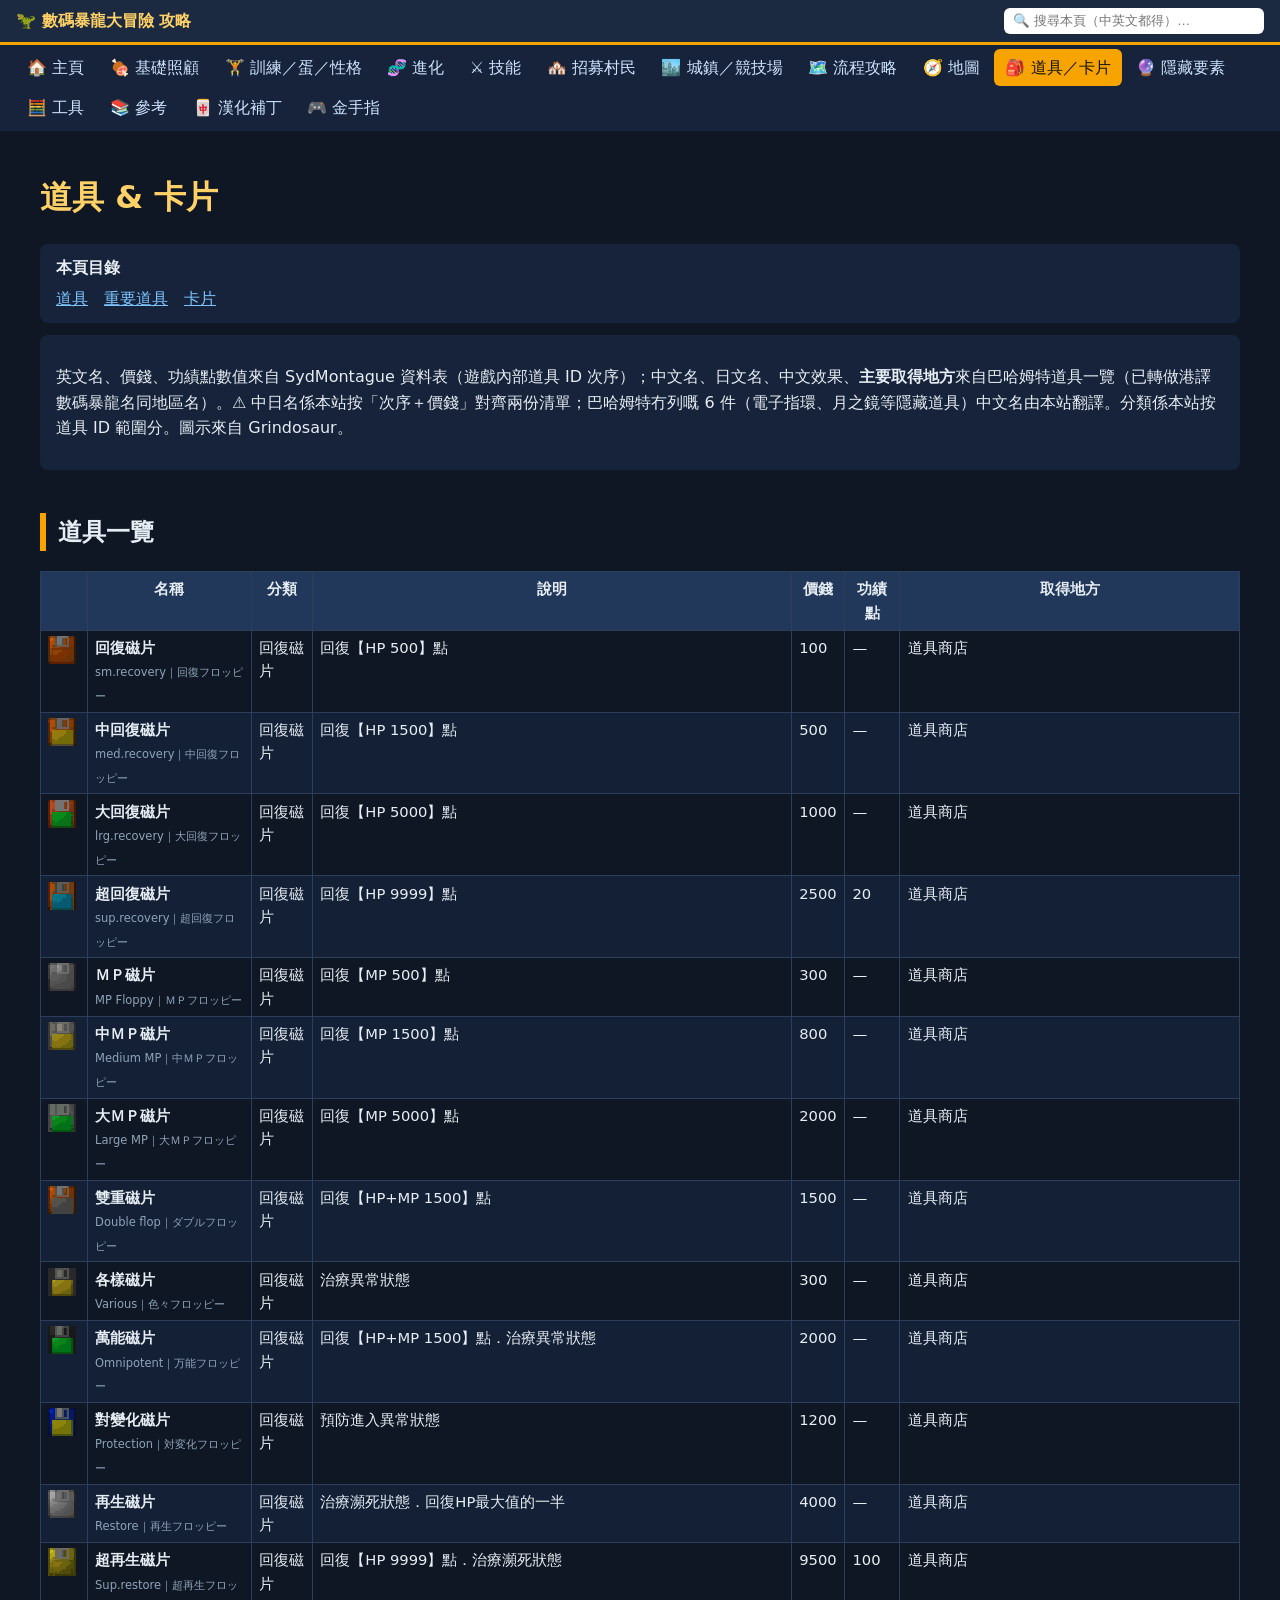
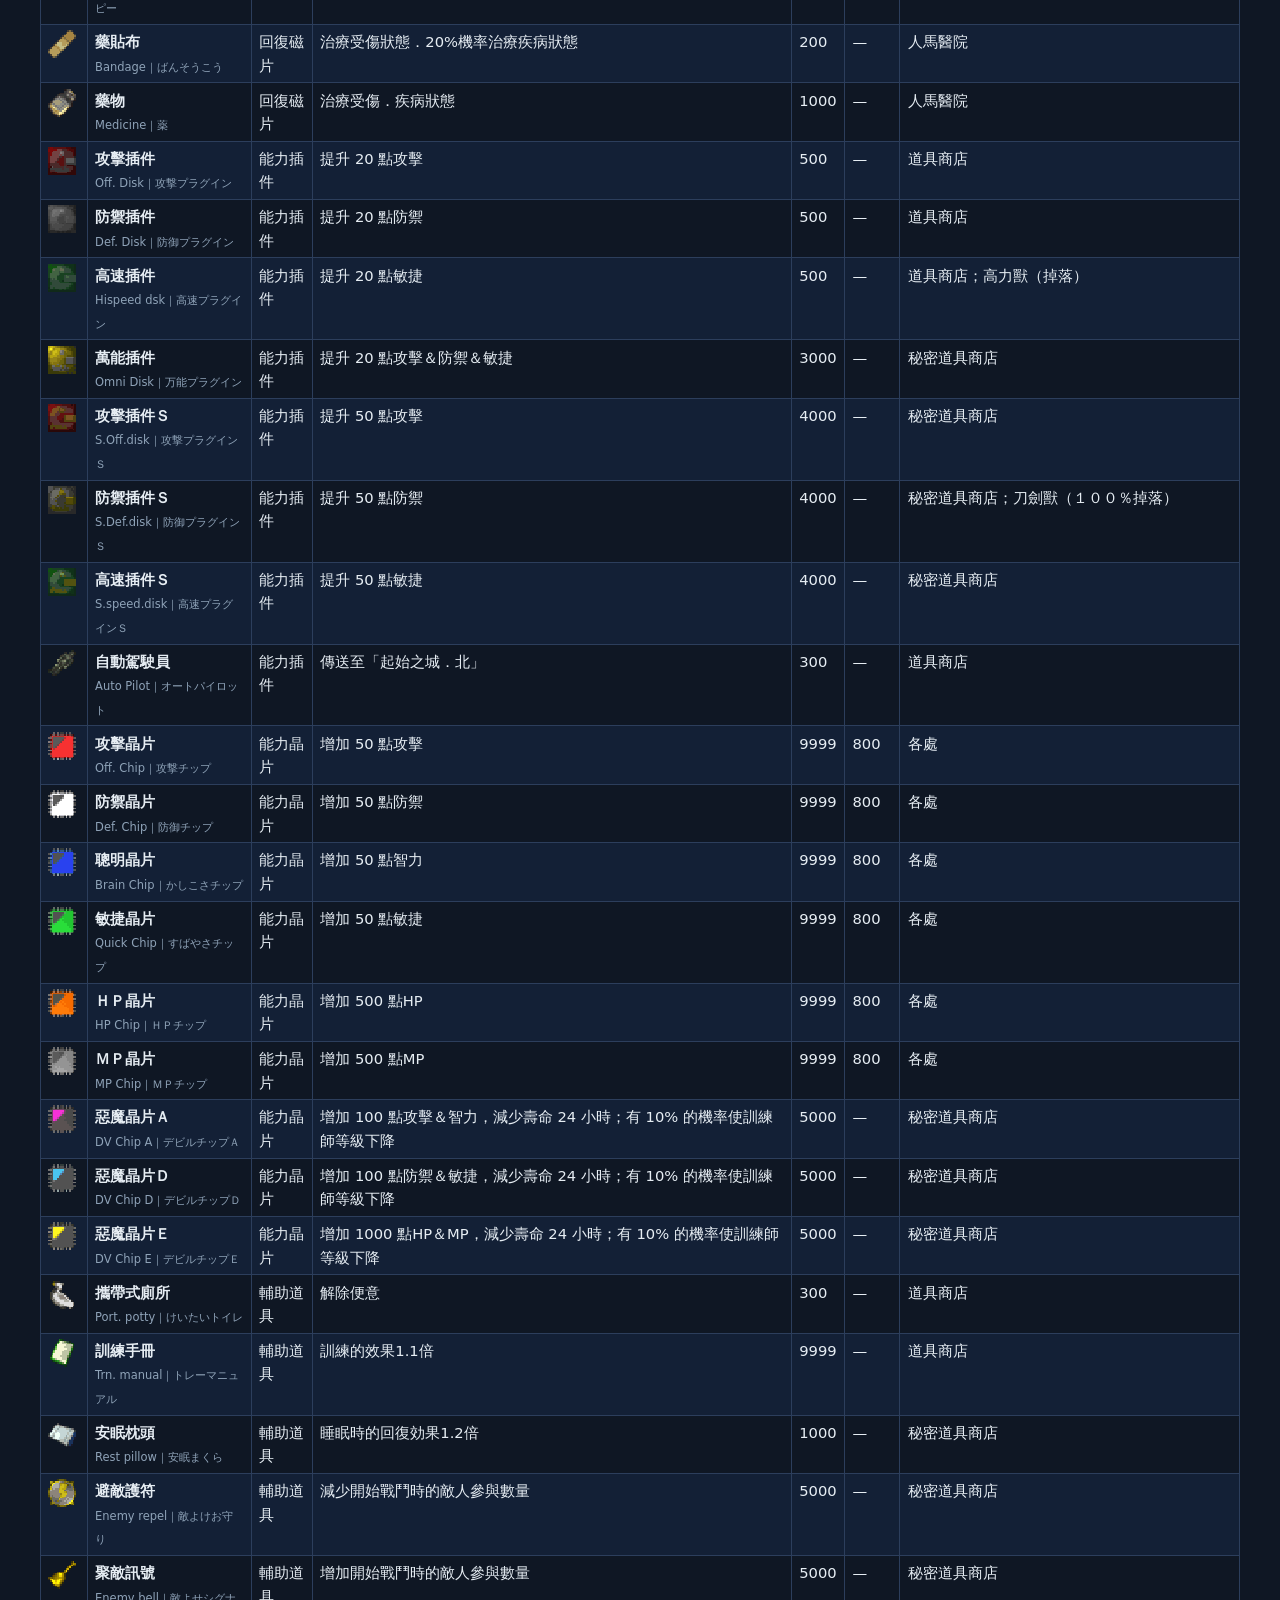
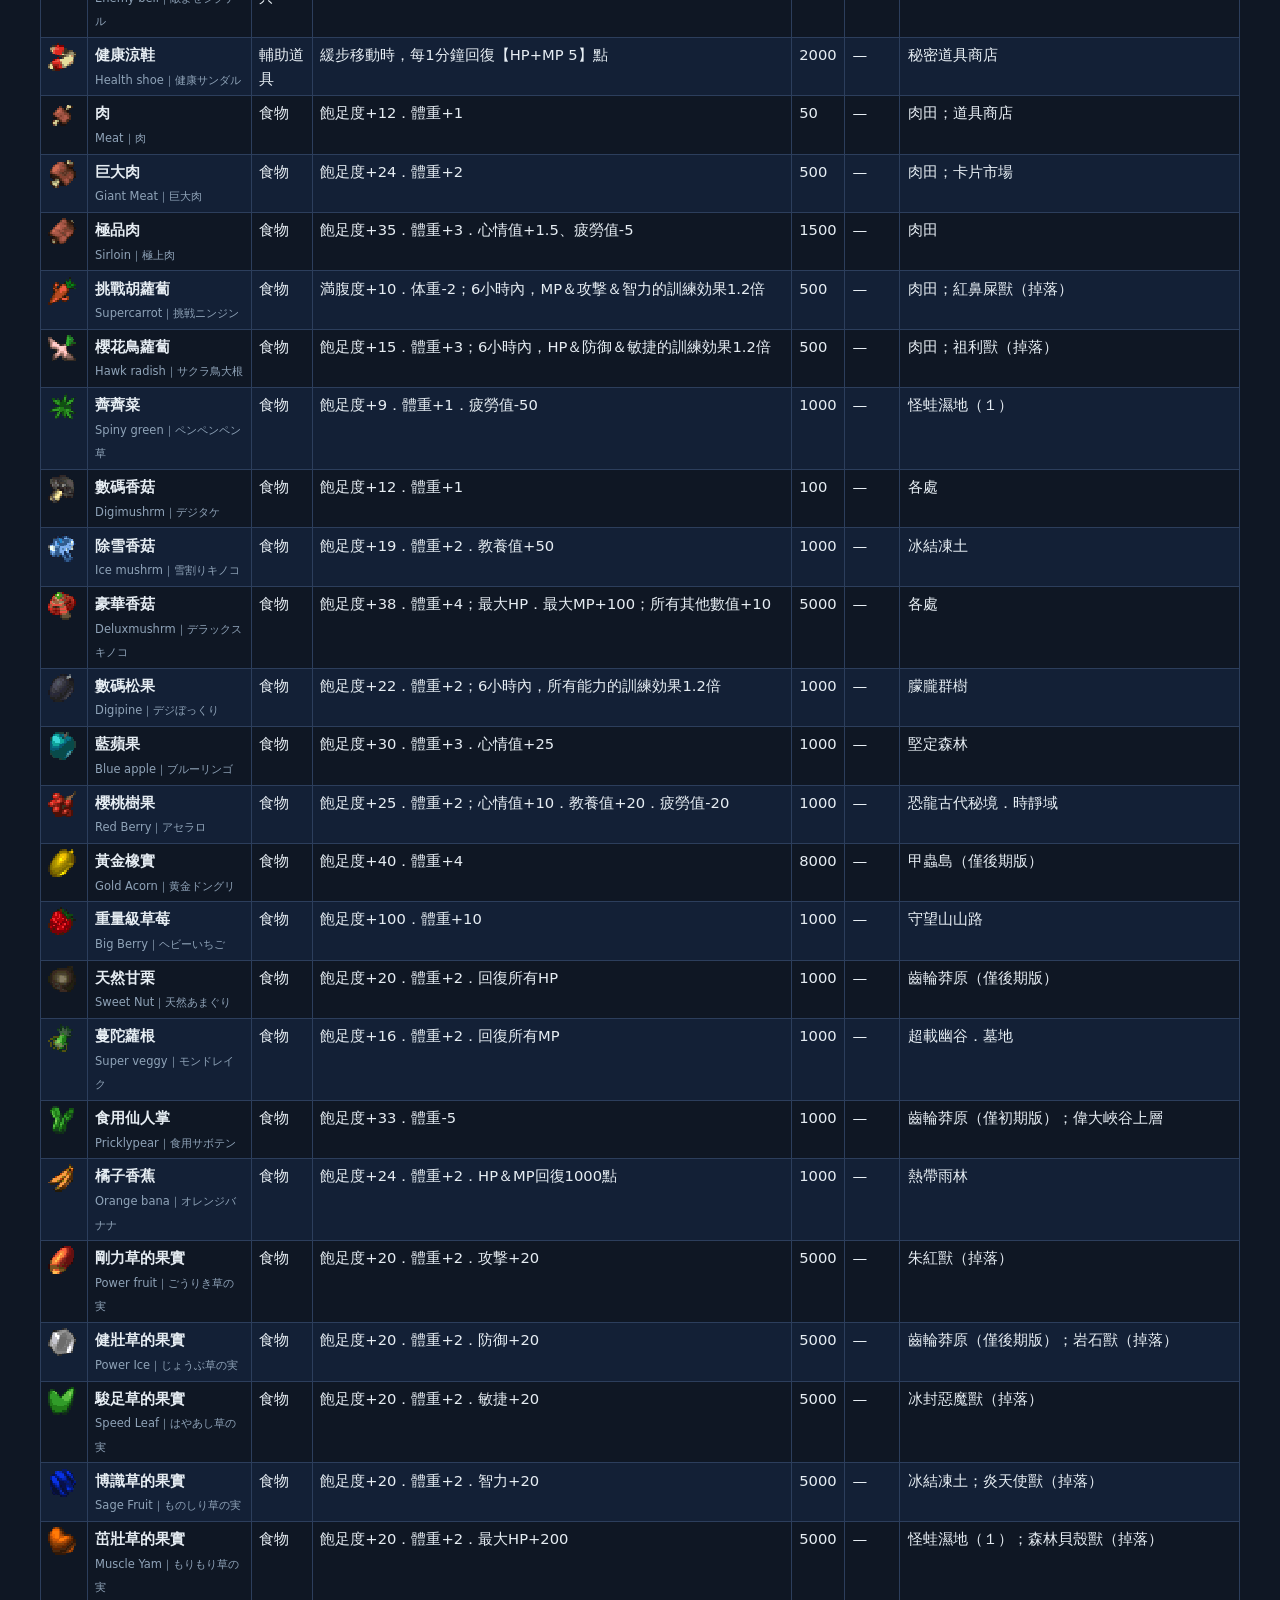
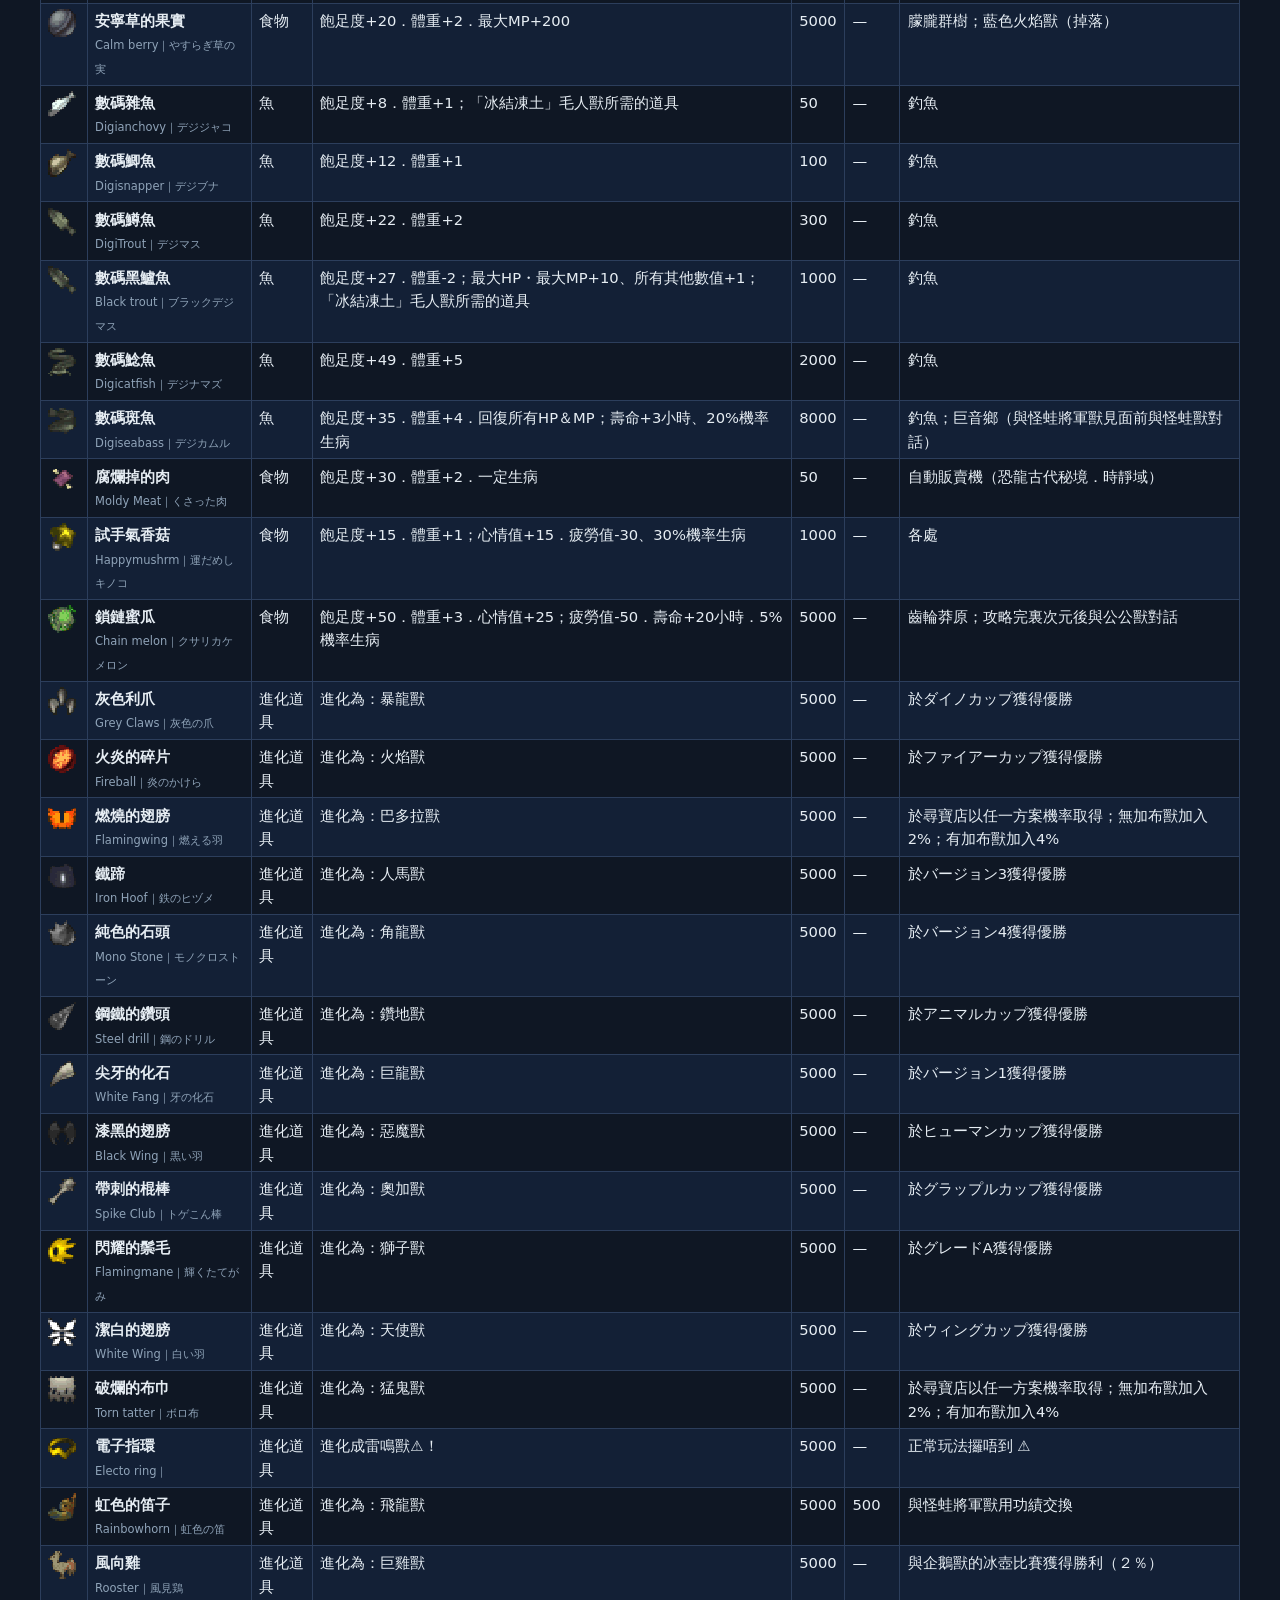
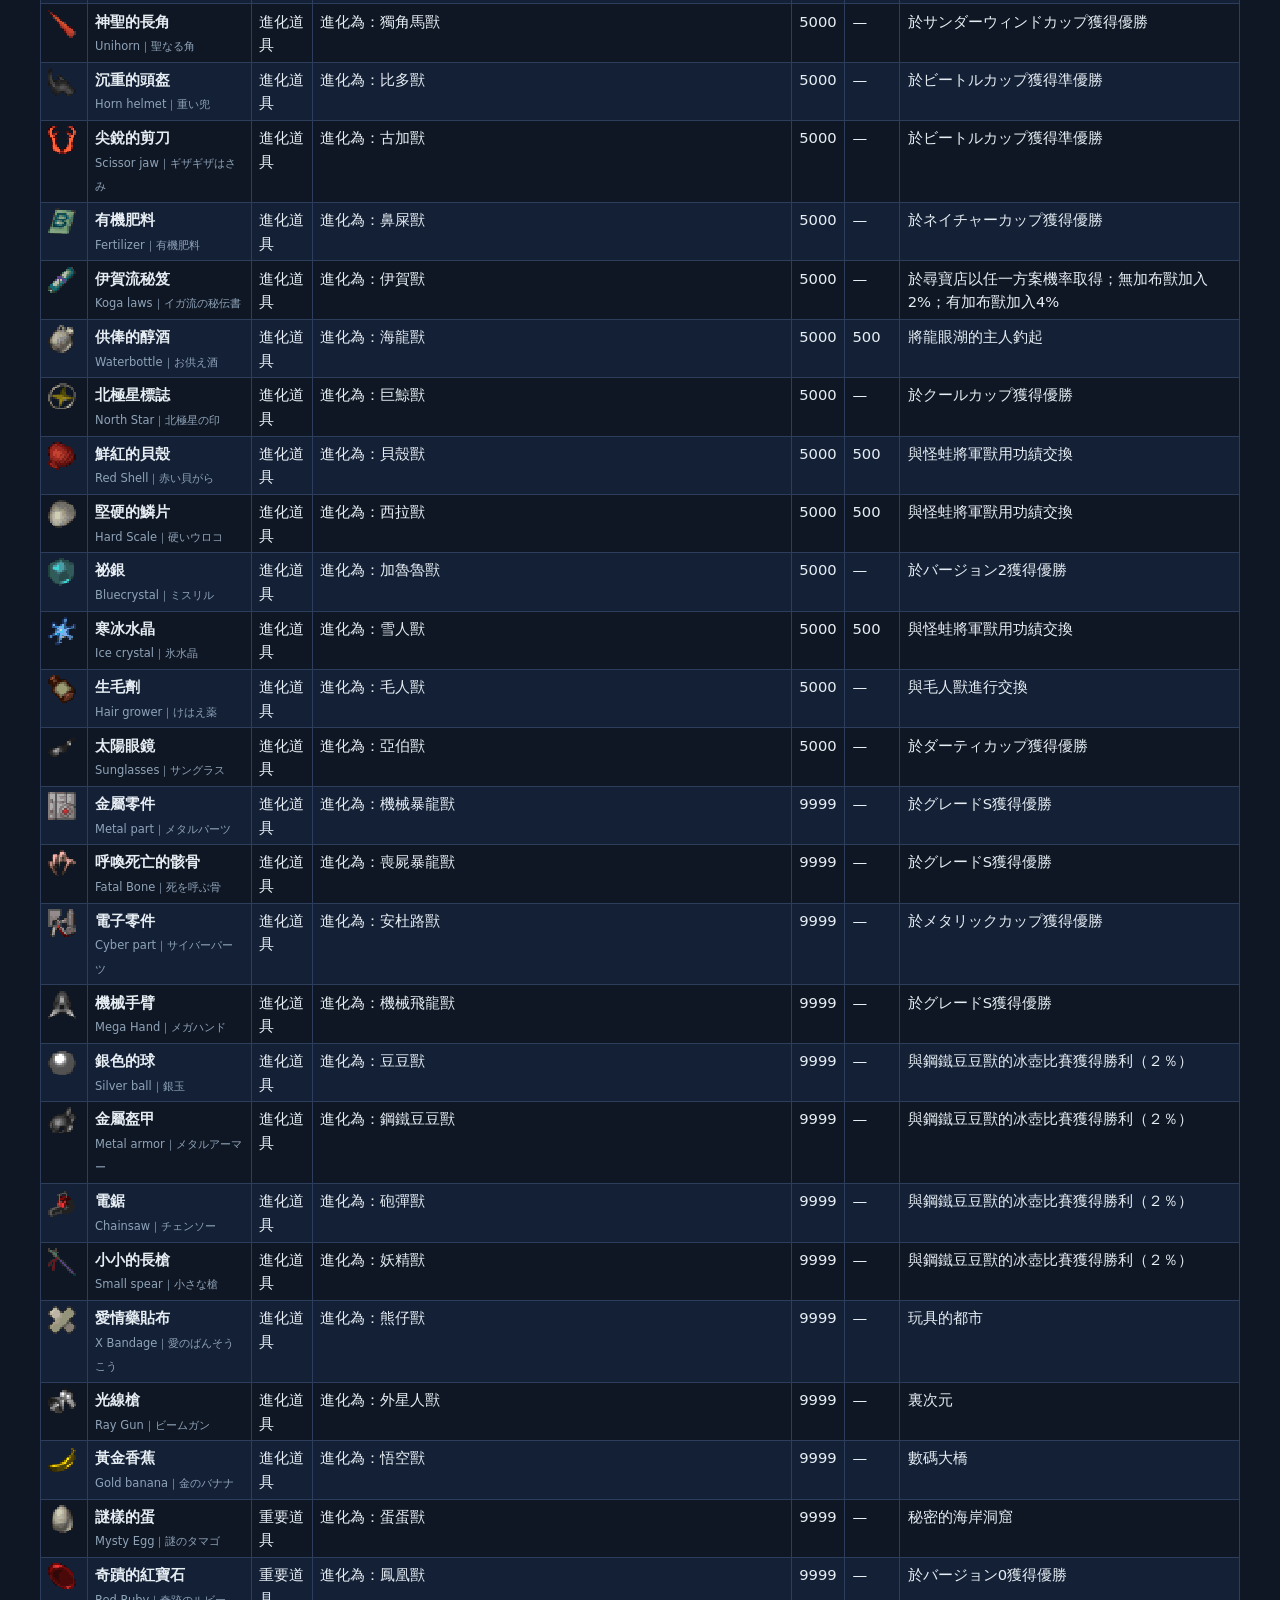
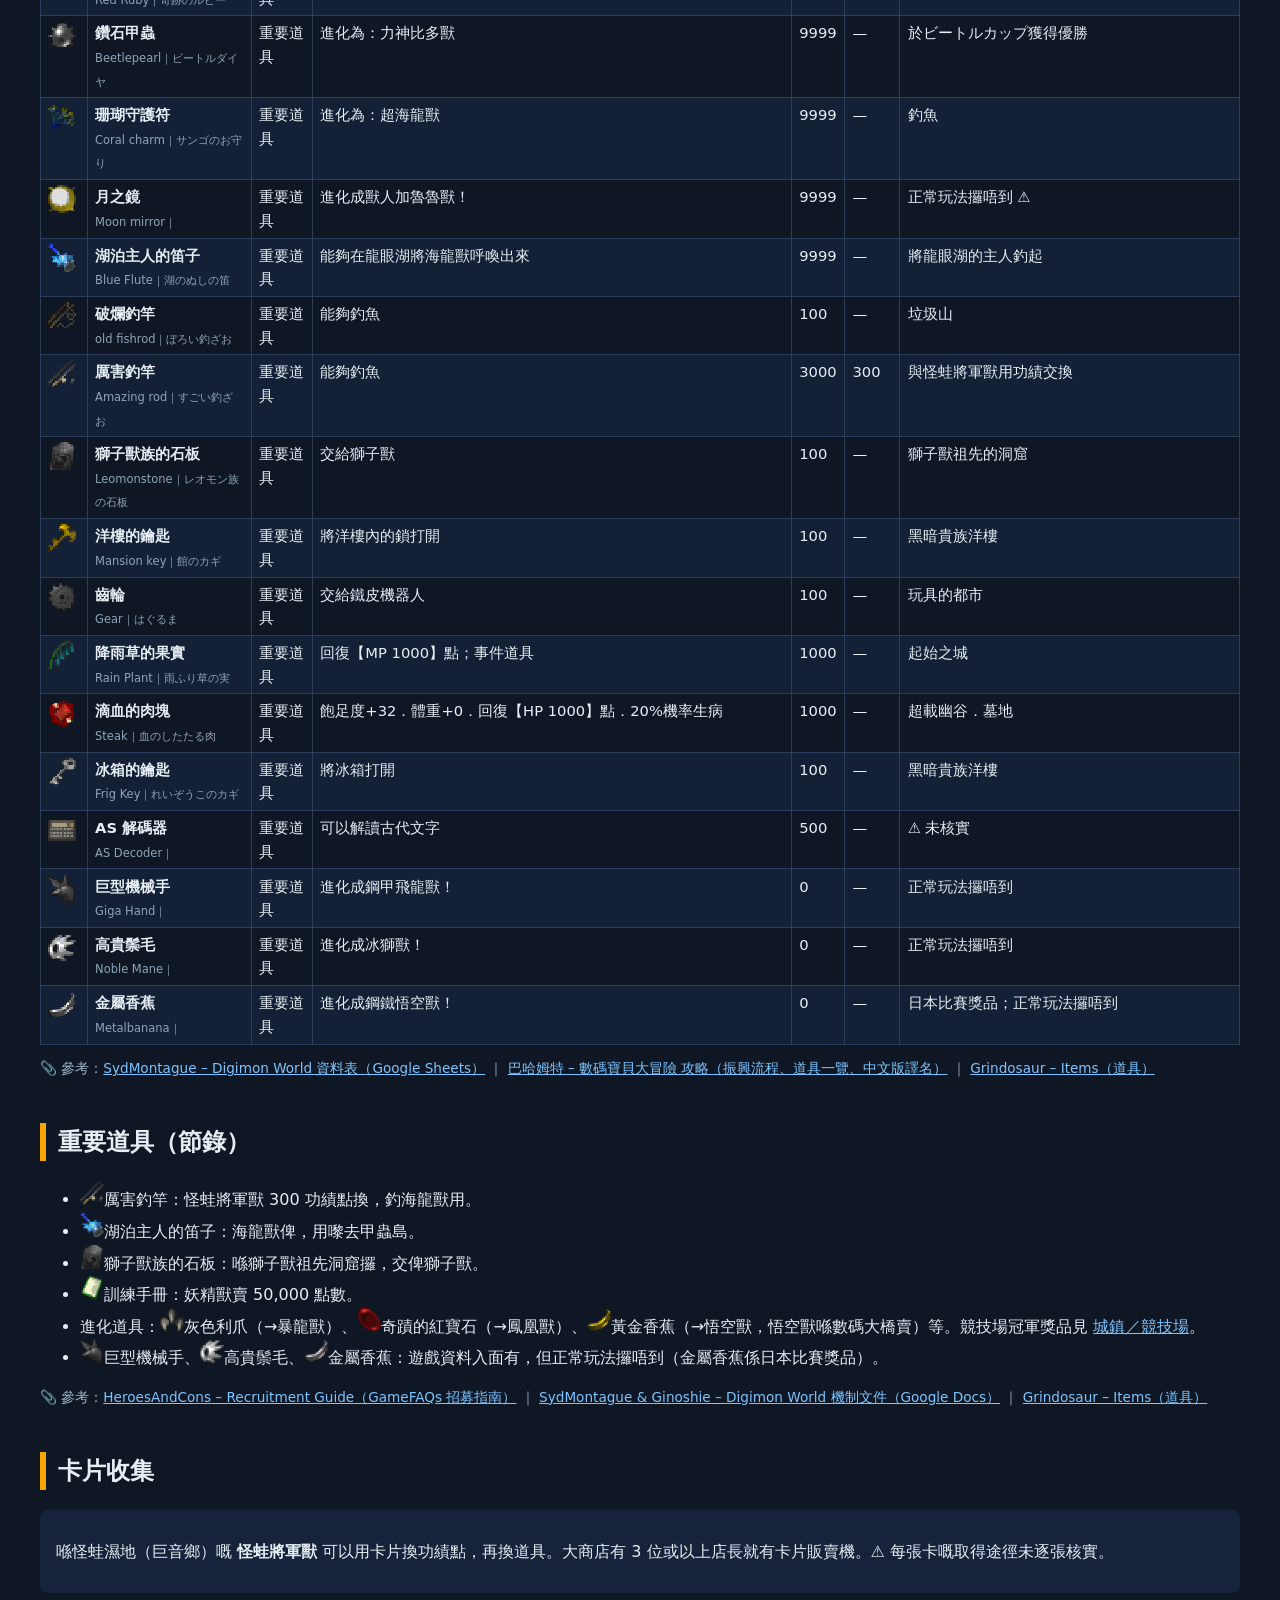
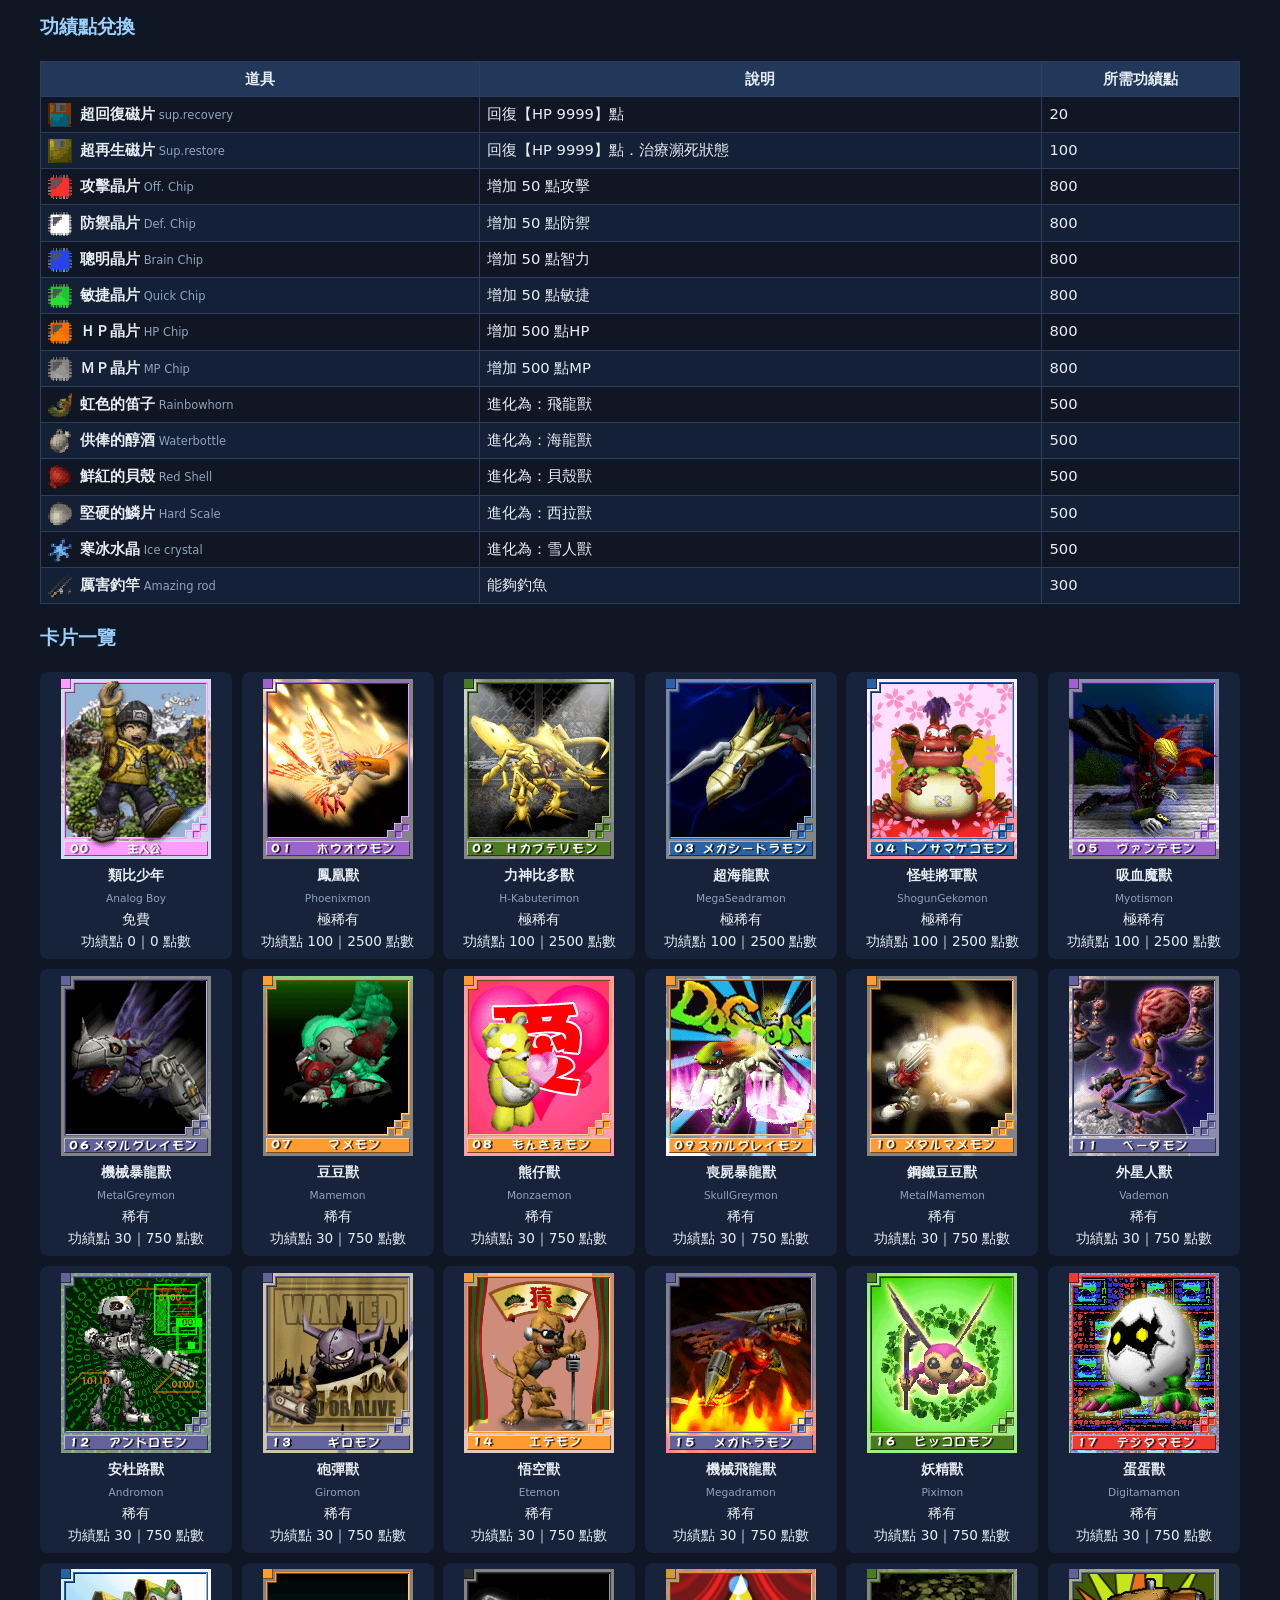
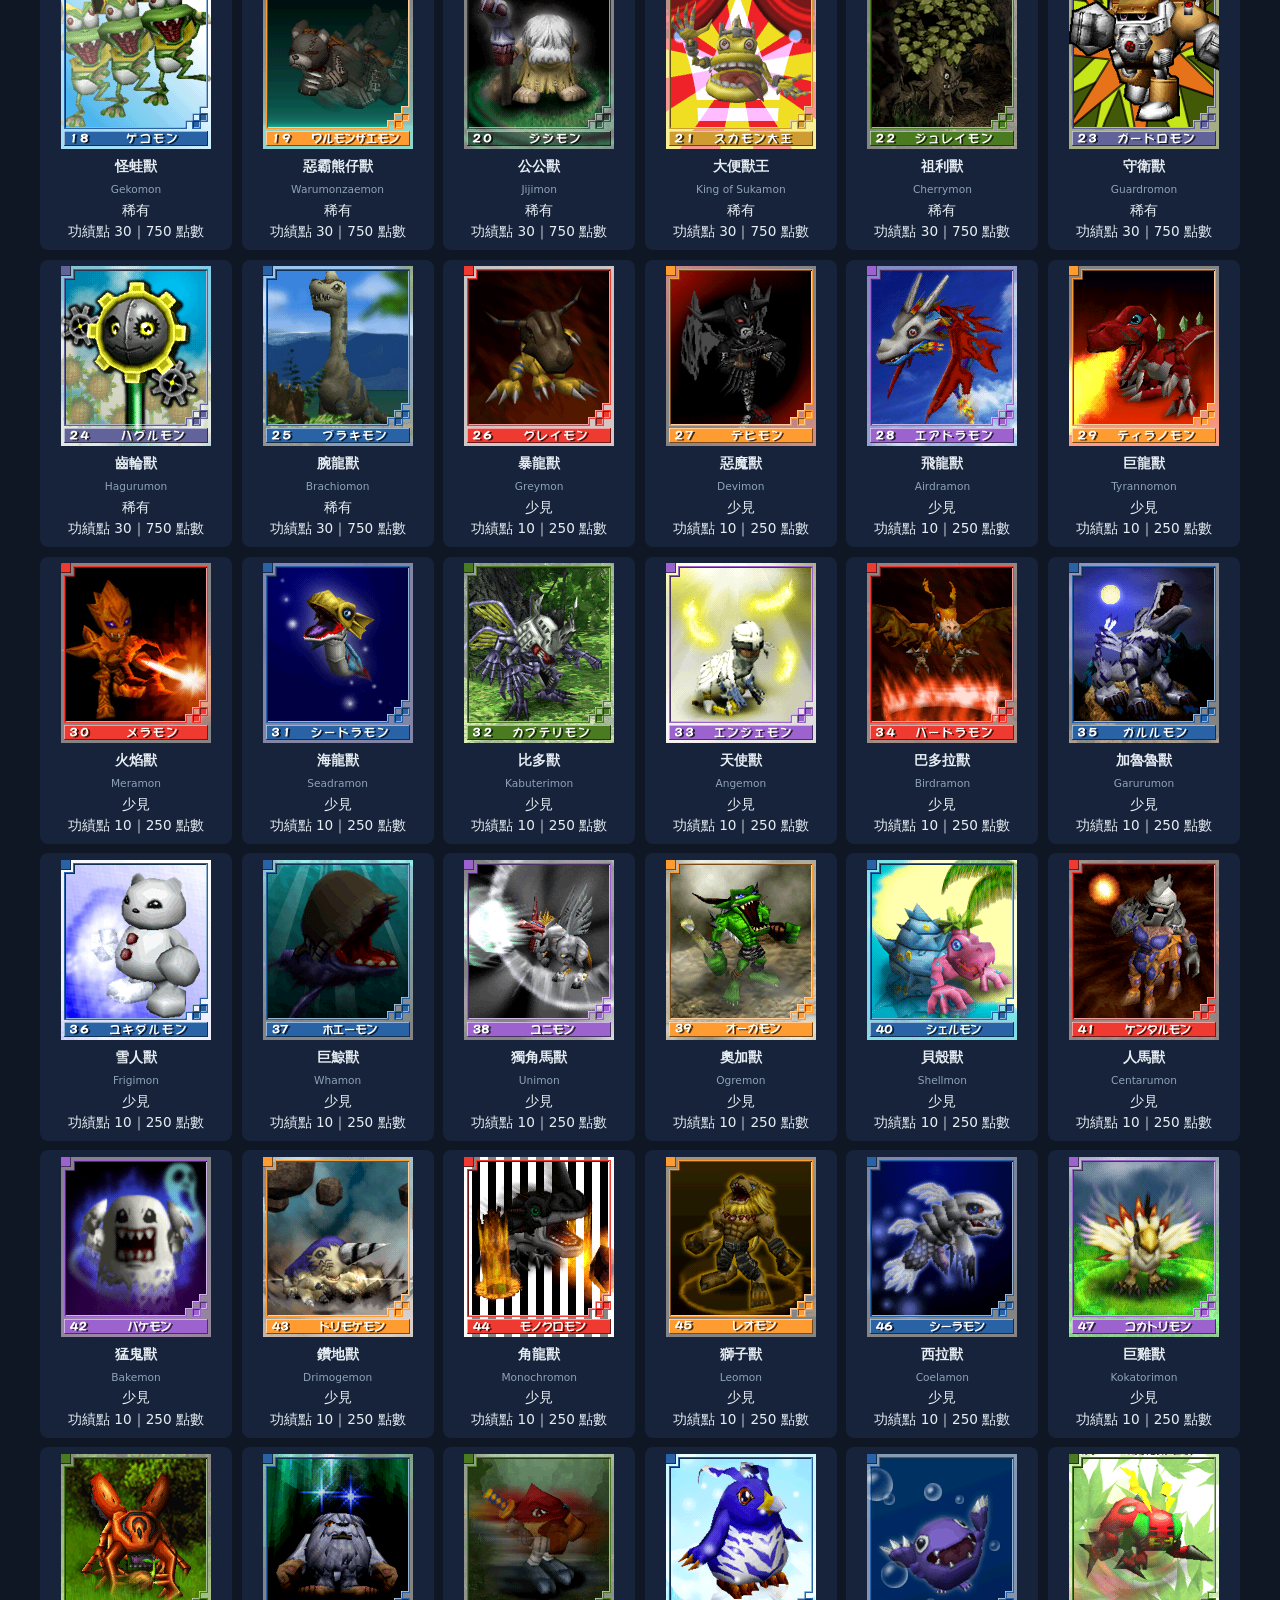
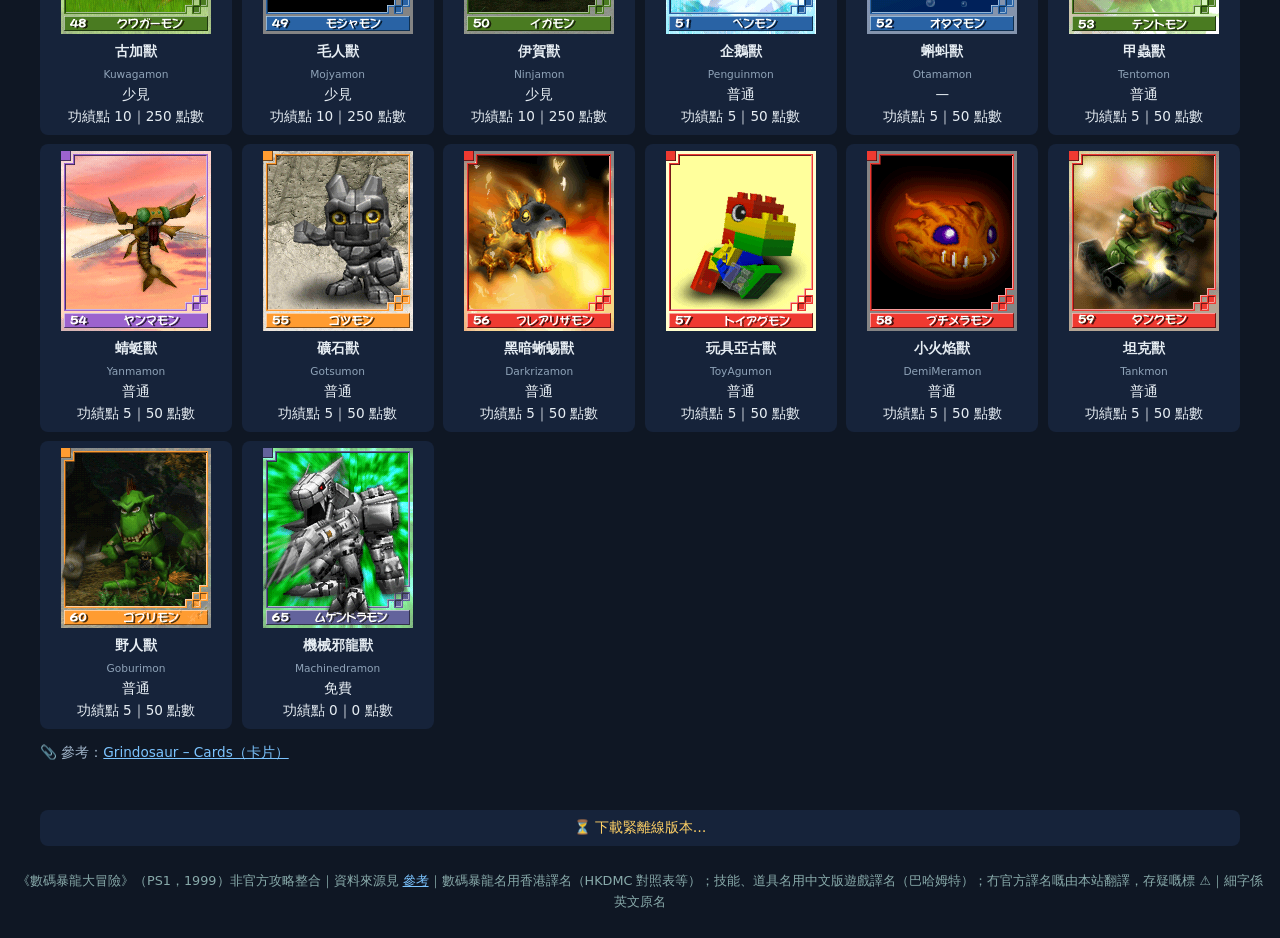
<file: items.html>
<!doctype html><html lang="zh-HK"><head><meta charset="utf-8"><meta name="viewport" content="width=device-width,initial-scale=1"><title>道具 &amp; 卡片 – 數碼暴龍大冒險 攻略</title><link rel="stylesheet" href="style.css?v=675559d62b"><link rel="manifest" href="manifest.webmanifest"><meta name="theme-color" content="#1b2a41"><link rel="icon" type="image/png" sizes="192x192" href="img/pwa/icon-192.png"><link rel="apple-touch-icon" href="img/pwa/apple-touch-icon.png"><meta name="apple-mobile-web-app-capable" content="yes"><meta name="mobile-web-app-capable" content="yes"><meta name="apple-mobile-web-app-status-bar-style" content="black-translucent"><meta name="apple-mobile-web-app-title" content="數碼暴龍攻略"></head><body>
<header><button id="hb" aria-label="選單">☰</button><a class="logo" href="index.html">🦖 數碼暴龍大冒險 攻略</a><input id="q" type="search" placeholder="🔍 搜尋本頁（中英文都得）…"></header>
<nav id="nav"><a href="index.html">🏠 主頁</a><a href="basics.html">🍖 基礎照顧</a><a href="training.html">🏋️ 訓練／蛋／性格</a><a href="evolution.html">🧬 進化</a><a href="techniques.html">⚔️ 技能</a><a href="recruitment.html">🏘️ 招募村民</a><a href="town.html">🏙️ 城鎮／競技場</a><a href="walkthrough.html">🗺️ 流程攻略</a><a href="map.html">🧭 地圖</a><a href="items.html" class=on>🎒 道具／卡片</a><a href="secrets.html">🔮 隱藏要素</a><a href="tools.html">🧮 工具</a><a href="references.html">📚 參考</a><a href="patch.html">🀄 漢化補丁</a><a href="cheats.html">🎮 金手指</a></nav><main><h1>道具 &amp; 卡片</h1><nav class="toc"><b>本頁目錄</b><a href="#items">道具</a><a href="#key">重要道具</a><a href="#cards">卡片</a></nav><div class="card"><p>英文名、價錢、功績點數值來自 SydMontague 資料表（遊戲內部道具 ID 次序）；中文名、日文名、中文效果、<b>主要取得地方</b>來自巴哈姆特道具一覽（已轉做港譯數碼暴龍名同地區名）。⚠️ 中日名係本站按「次序＋價錢」對齊兩份清單；巴哈姆特冇列嘅 6 件（電子指環、月之鏡等隱藏道具）中文名由本站翻譯。分類係本站按道具 ID 範圍分。圖示來自 Grindosaur。</p></div><h2 id="items">道具一覽</h2><div class="tw"><table class="stack"><thead><tr><th></th><th>名稱</th><th>分類</th><th>說明</th><th>價錢</th><th>功績點</th><th>取得地方</th></tr></thead><tbody><tr><td data-l=""><img src="img/icons_sm-recovery-icon.png" width="28" height="28" alt="" loading="lazy"></td><td data-l="名稱"><b>回復磁片</b><br><small lang="en">sm.recovery｜回復フロッピー</small></td><td data-l="分類">回復磁片</td><td data-l="說明">回復【HP 500】點</td><td data-l="價錢">100</td><td data-l="功績點">—</td><td data-l="取得地方">道具商店</td></tr><tr><td data-l=""><img src="img/icons_med-recovery-icon.png" width="28" height="28" alt="" loading="lazy"></td><td data-l="名稱"><b>中回復磁片</b><br><small lang="en">med.recovery｜中回復フロッピー</small></td><td data-l="分類">回復磁片</td><td data-l="說明">回復【HP 1500】點</td><td data-l="價錢">500</td><td data-l="功績點">—</td><td data-l="取得地方">道具商店</td></tr><tr><td data-l=""><img src="img/icons_lrg-recovery-icon.png" width="28" height="28" alt="" loading="lazy"></td><td data-l="名稱"><b>大回復磁片</b><br><small lang="en">lrg.recovery｜大回復フロッピー</small></td><td data-l="分類">回復磁片</td><td data-l="說明">回復【HP 5000】點</td><td data-l="價錢">1000</td><td data-l="功績點">—</td><td data-l="取得地方">道具商店</td></tr><tr><td data-l=""><img src="img/icons_sup-recovery-icon.png" width="28" height="28" alt="" loading="lazy"></td><td data-l="名稱"><b>超回復磁片</b><br><small lang="en">sup.recovery｜超回復フロッピー</small></td><td data-l="分類">回復磁片</td><td data-l="說明">回復【HP 9999】點</td><td data-l="價錢">2500</td><td data-l="功績點">20</td><td data-l="取得地方">道具商店</td></tr><tr><td data-l=""><img src="img/icons_mp-floppy-icon.png" width="28" height="28" alt="" loading="lazy"></td><td data-l="名稱"><b>ＭＰ磁片</b><br><small lang="en">MP Floppy｜ＭＰフロッピー</small></td><td data-l="分類">回復磁片</td><td data-l="說明">回復【MP 500】點</td><td data-l="價錢">300</td><td data-l="功績點">—</td><td data-l="取得地方">道具商店</td></tr><tr><td data-l=""><img src="img/icons_medium-mp-icon.png" width="28" height="28" alt="" loading="lazy"></td><td data-l="名稱"><b>中ＭＰ磁片</b><br><small lang="en">Medium MP｜中ＭＰフロッピー</small></td><td data-l="分類">回復磁片</td><td data-l="說明">回復【MP 1500】點</td><td data-l="價錢">800</td><td data-l="功績點">—</td><td data-l="取得地方">道具商店</td></tr><tr><td data-l=""><img src="img/icons_large-mp-icon.png" width="28" height="28" alt="" loading="lazy"></td><td data-l="名稱"><b>大ＭＰ磁片</b><br><small lang="en">Large MP｜大ＭＰフロッピー</small></td><td data-l="分類">回復磁片</td><td data-l="說明">回復【MP 5000】點</td><td data-l="價錢">2000</td><td data-l="功績點">—</td><td data-l="取得地方">道具商店</td></tr><tr><td data-l=""><img src="img/icons_double-flop-icon.png" width="28" height="28" alt="" loading="lazy"></td><td data-l="名稱"><b>雙重磁片</b><br><small lang="en">Double flop｜ダブルフロッピー</small></td><td data-l="分類">回復磁片</td><td data-l="說明">回復【HP+MP 1500】點</td><td data-l="價錢">1500</td><td data-l="功績點">—</td><td data-l="取得地方">道具商店</td></tr><tr><td data-l=""><img src="img/icons_various-icon.png" width="28" height="28" alt="" loading="lazy"></td><td data-l="名稱"><b>各樣磁片</b><br><small lang="en">Various｜色々フロッピー</small></td><td data-l="分類">回復磁片</td><td data-l="說明">治療異常狀態</td><td data-l="價錢">300</td><td data-l="功績點">—</td><td data-l="取得地方">道具商店</td></tr><tr><td data-l=""><img src="img/icons_omnipotent-icon.png" width="28" height="28" alt="" loading="lazy"></td><td data-l="名稱"><b>萬能磁片</b><br><small lang="en">Omnipotent｜万能フロッピー</small></td><td data-l="分類">回復磁片</td><td data-l="說明">回復【HP+MP 1500】點．治療異常狀態</td><td data-l="價錢">2000</td><td data-l="功績點">—</td><td data-l="取得地方">道具商店</td></tr><tr><td data-l=""><img src="img/icons_protection-icon.png" width="28" height="28" alt="" loading="lazy"></td><td data-l="名稱"><b>對變化磁片</b><br><small lang="en">Protection｜対変化フロッピー</small></td><td data-l="分類">回復磁片</td><td data-l="說明">預防進入異常狀態</td><td data-l="價錢">1200</td><td data-l="功績點">—</td><td data-l="取得地方">道具商店</td></tr><tr><td data-l=""><img src="img/icons_restore-icon.png" width="28" height="28" alt="" loading="lazy"></td><td data-l="名稱"><b>再生磁片</b><br><small lang="en">Restore｜再生フロッピー</small></td><td data-l="分類">回復磁片</td><td data-l="說明">治療瀕死狀態．回復HP最大值的一半</td><td data-l="價錢">4000</td><td data-l="功績點">—</td><td data-l="取得地方">道具商店</td></tr><tr><td data-l=""><img src="img/icons_sup-restore-icon.png" width="28" height="28" alt="" loading="lazy"></td><td data-l="名稱"><b>超再生磁片</b><br><small lang="en">Sup.restore｜超再生フロッピー</small></td><td data-l="分類">回復磁片</td><td data-l="說明">回復【HP 9999】點．治療瀕死狀態</td><td data-l="價錢">9500</td><td data-l="功績點">100</td><td data-l="取得地方">道具商店</td></tr><tr><td data-l=""><img src="img/icons_bandage-icon.png" width="28" height="28" alt="" loading="lazy"></td><td data-l="名稱"><b>藥貼布</b><br><small lang="en">Bandage｜ばんそうこう</small></td><td data-l="分類">回復磁片</td><td data-l="說明">治療受傷狀態．20%機率治療疾病狀態</td><td data-l="價錢">200</td><td data-l="功績點">—</td><td data-l="取得地方">人馬醫院</td></tr><tr><td data-l=""><img src="img/icons_medicine-icon.png" width="28" height="28" alt="" loading="lazy"></td><td data-l="名稱"><b>藥物</b><br><small lang="en">Medicine｜薬</small></td><td data-l="分類">回復磁片</td><td data-l="說明">治療受傷．疾病狀態</td><td data-l="價錢">1000</td><td data-l="功績點">—</td><td data-l="取得地方">人馬醫院</td></tr><tr><td data-l=""><img src="img/icons_off-disk-icon.png" width="28" height="28" alt="" loading="lazy"></td><td data-l="名稱"><b>攻擊插件</b><br><small lang="en">Off. Disk｜攻撃プラグイン</small></td><td data-l="分類">能力插件</td><td data-l="說明">提升 20 點攻擊</td><td data-l="價錢">500</td><td data-l="功績點">—</td><td data-l="取得地方">道具商店</td></tr><tr><td data-l=""><img src="img/icons_def-disk-icon.png" width="28" height="28" alt="" loading="lazy"></td><td data-l="名稱"><b>防禦插件</b><br><small lang="en">Def. Disk｜防御プラグイン</small></td><td data-l="分類">能力插件</td><td data-l="說明">提升 20 點防禦</td><td data-l="價錢">500</td><td data-l="功績點">—</td><td data-l="取得地方">道具商店</td></tr><tr><td data-l=""><img src="img/icons_hispeed-dsk-icon.png" width="28" height="28" alt="" loading="lazy"></td><td data-l="名稱"><b>高速插件</b><br><small lang="en">Hispeed dsk｜高速プラグイン</small></td><td data-l="分類">能力插件</td><td data-l="說明">提升 20 點敏捷</td><td data-l="價錢">500</td><td data-l="功績點">—</td><td data-l="取得地方">道具商店；高力獸（掉落）</td></tr><tr><td data-l=""><img src="img/icons_omni-disk-icon.png" width="28" height="28" alt="" loading="lazy"></td><td data-l="名稱"><b>萬能插件</b><br><small lang="en">Omni Disk｜万能プラグイン</small></td><td data-l="分類">能力插件</td><td data-l="說明">提升 20 點攻擊＆防禦＆敏捷</td><td data-l="價錢">3000</td><td data-l="功績點">—</td><td data-l="取得地方">秘密道具商店</td></tr><tr><td data-l=""><img src="img/icons_s-off-disk-icon.png" width="28" height="28" alt="" loading="lazy"></td><td data-l="名稱"><b>攻擊插件Ｓ</b><br><small lang="en">S.Off.disk｜攻撃プラグインＳ</small></td><td data-l="分類">能力插件</td><td data-l="說明">提升 50 點攻擊</td><td data-l="價錢">4000</td><td data-l="功績點">—</td><td data-l="取得地方">秘密道具商店</td></tr><tr><td data-l=""><img src="img/icons_s-def-disk-icon.png" width="28" height="28" alt="" loading="lazy"></td><td data-l="名稱"><b>防禦插件Ｓ</b><br><small lang="en">S.Def.disk｜防御プラグインＳ</small></td><td data-l="分類">能力插件</td><td data-l="說明">提升 50 點防禦</td><td data-l="價錢">4000</td><td data-l="功績點">—</td><td data-l="取得地方">秘密道具商店；刀劍獸（１００％掉落）</td></tr><tr><td data-l=""><img src="img/icons_s-speed-disk-icon.png" width="28" height="28" alt="" loading="lazy"></td><td data-l="名稱"><b>高速插件Ｓ</b><br><small lang="en">S.speed.disk｜高速プラグインＳ</small></td><td data-l="分類">能力插件</td><td data-l="說明">提升 50 點敏捷</td><td data-l="價錢">4000</td><td data-l="功績點">—</td><td data-l="取得地方">秘密道具商店</td></tr><tr><td data-l=""><img src="img/icons_auto-pilot-icon.png" width="28" height="28" alt="" loading="lazy"></td><td data-l="名稱"><b>自動駕駛員</b><br><small lang="en">Auto Pilot｜オートパイロット</small></td><td data-l="分類">能力插件</td><td data-l="說明">傳送至「起始之城．北」</td><td data-l="價錢">300</td><td data-l="功績點">—</td><td data-l="取得地方">道具商店</td></tr><tr><td data-l=""><img src="img/icons_off-chip-icon.png" width="28" height="28" alt="" loading="lazy"></td><td data-l="名稱"><b>攻擊晶片</b><br><small lang="en">Off. Chip｜攻撃チップ</small></td><td data-l="分類">能力晶片</td><td data-l="說明">增加 50 點攻擊</td><td data-l="價錢">9999</td><td data-l="功績點">800</td><td data-l="取得地方">各處</td></tr><tr><td data-l=""><img src="img/icons_def-chip-icon.png" width="28" height="28" alt="" loading="lazy"></td><td data-l="名稱"><b>防禦晶片</b><br><small lang="en">Def. Chip｜防御チップ</small></td><td data-l="分類">能力晶片</td><td data-l="說明">增加 50 點防禦</td><td data-l="價錢">9999</td><td data-l="功績點">800</td><td data-l="取得地方">各處</td></tr><tr><td data-l=""><img src="img/icons_brain-chip-icon.png" width="28" height="28" alt="" loading="lazy"></td><td data-l="名稱"><b>聰明晶片</b><br><small lang="en">Brain Chip｜かしこさチップ</small></td><td data-l="分類">能力晶片</td><td data-l="說明">增加 50 點智力</td><td data-l="價錢">9999</td><td data-l="功績點">800</td><td data-l="取得地方">各處</td></tr><tr><td data-l=""><img src="img/icons_quick-chip-icon.png" width="28" height="28" alt="" loading="lazy"></td><td data-l="名稱"><b>敏捷晶片</b><br><small lang="en">Quick Chip｜すばやさチップ</small></td><td data-l="分類">能力晶片</td><td data-l="說明">增加 50 點敏捷</td><td data-l="價錢">9999</td><td data-l="功績點">800</td><td data-l="取得地方">各處</td></tr><tr><td data-l=""><img src="img/icons_hp-chip-icon.png" width="28" height="28" alt="" loading="lazy"></td><td data-l="名稱"><b>ＨＰ晶片</b><br><small lang="en">HP Chip｜ＨＰチップ</small></td><td data-l="分類">能力晶片</td><td data-l="說明">增加 500 點HP</td><td data-l="價錢">9999</td><td data-l="功績點">800</td><td data-l="取得地方">各處</td></tr><tr><td data-l=""><img src="img/icons_mp-chip-icon.png" width="28" height="28" alt="" loading="lazy"></td><td data-l="名稱"><b>ＭＰ晶片</b><br><small lang="en">MP Chip｜ＭＰチップ</small></td><td data-l="分類">能力晶片</td><td data-l="說明">增加 500 點MP</td><td data-l="價錢">9999</td><td data-l="功績點">800</td><td data-l="取得地方">各處</td></tr><tr><td data-l=""><img src="img/icons_dv-chip-a-icon.png" width="28" height="28" alt="" loading="lazy"></td><td data-l="名稱"><b>惡魔晶片Ａ</b><br><small lang="en">DV Chip A｜デビルチップＡ</small></td><td data-l="分類">能力晶片</td><td data-l="說明">增加 100 點攻擊＆智力，減少壽命 24 小時；有 10% 的機率使訓練師等級下降</td><td data-l="價錢">5000</td><td data-l="功績點">—</td><td data-l="取得地方">秘密道具商店</td></tr><tr><td data-l=""><img src="img/icons_dv-chip-d-icon.png" width="28" height="28" alt="" loading="lazy"></td><td data-l="名稱"><b>惡魔晶片Ｄ</b><br><small lang="en">DV Chip D｜デビルチップＤ</small></td><td data-l="分類">能力晶片</td><td data-l="說明">增加 100 點防禦＆敏捷，減少壽命 24 小時；有 10% 的機率使訓練師等級下降</td><td data-l="價錢">5000</td><td data-l="功績點">—</td><td data-l="取得地方">秘密道具商店</td></tr><tr><td data-l=""><img src="img/icons_dv-chip-e-icon.png" width="28" height="28" alt="" loading="lazy"></td><td data-l="名稱"><b>惡魔晶片Ｅ</b><br><small lang="en">DV Chip E｜デビルチップＥ</small></td><td data-l="分類">能力晶片</td><td data-l="說明">增加 1000 點HP＆MP，減少壽命 24 小時；有 10% 的機率使訓練師等級下降</td><td data-l="價錢">5000</td><td data-l="功績點">—</td><td data-l="取得地方">秘密道具商店</td></tr><tr><td data-l=""><img src="img/icons_port-potty-icon.png" width="28" height="28" alt="" loading="lazy"></td><td data-l="名稱"><b>攜帶式廁所</b><br><small lang="en">Port. potty｜けいたいトイレ</small></td><td data-l="分類">輔助道具</td><td data-l="說明">解除便意</td><td data-l="價錢">300</td><td data-l="功績點">—</td><td data-l="取得地方">道具商店</td></tr><tr><td data-l=""><img src="img/icons_trn-manual-icon.png" width="28" height="28" alt="" loading="lazy"></td><td data-l="名稱"><b>訓練手冊</b><br><small lang="en">Trn. manual｜トレーマニュアル</small></td><td data-l="分類">輔助道具</td><td data-l="說明">訓練的效果1.1倍</td><td data-l="價錢">9999</td><td data-l="功績點">—</td><td data-l="取得地方">道具商店</td></tr><tr><td data-l=""><img src="img/icons_rest-pillow-icon.png" width="28" height="28" alt="" loading="lazy"></td><td data-l="名稱"><b>安眠枕頭</b><br><small lang="en">Rest pillow｜安眠まくら</small></td><td data-l="分類">輔助道具</td><td data-l="說明">睡眠時的回復効果1.2倍</td><td data-l="價錢">1000</td><td data-l="功績點">—</td><td data-l="取得地方">秘密道具商店</td></tr><tr><td data-l=""><img src="img/icons_enemy-repel-icon.png" width="28" height="28" alt="" loading="lazy"></td><td data-l="名稱"><b>避敵護符</b><br><small lang="en">Enemy repel｜敵よけお守り</small></td><td data-l="分類">輔助道具</td><td data-l="說明">減少開始戰鬥時的敵人參與數量</td><td data-l="價錢">5000</td><td data-l="功績點">—</td><td data-l="取得地方">秘密道具商店</td></tr><tr><td data-l=""><img src="img/icons_enemy-bell-icon.png" width="28" height="28" alt="" loading="lazy"></td><td data-l="名稱"><b>聚敵訊號</b><br><small lang="en">Enemy bell｜敵よせシグナル</small></td><td data-l="分類">輔助道具</td><td data-l="說明">增加開始戰鬥時的敵人參與數量</td><td data-l="價錢">5000</td><td data-l="功績點">—</td><td data-l="取得地方">秘密道具商店</td></tr><tr><td data-l=""><img src="img/icons_health-shoe-icon.png" width="28" height="28" alt="" loading="lazy"></td><td data-l="名稱"><b>健康涼鞋</b><br><small lang="en">Health shoe｜健康サンダル</small></td><td data-l="分類">輔助道具</td><td data-l="說明">緩步移動時，每1分鐘回復【HP+MP 5】點</td><td data-l="價錢">2000</td><td data-l="功績點">—</td><td data-l="取得地方">秘密道具商店</td></tr><tr><td data-l=""><img src="img/icons_meat-icon.png" width="28" height="28" alt="" loading="lazy"></td><td data-l="名稱"><b>肉</b><br><small lang="en">Meat｜肉</small></td><td data-l="分類">食物</td><td data-l="說明">飽足度+12．體重+1</td><td data-l="價錢">50</td><td data-l="功績點">—</td><td data-l="取得地方">肉田；道具商店</td></tr><tr><td data-l=""><img src="img/icons_giant-meat-icon.png" width="28" height="28" alt="" loading="lazy"></td><td data-l="名稱"><b>巨大肉</b><br><small lang="en">Giant Meat｜巨大肉</small></td><td data-l="分類">食物</td><td data-l="說明">飽足度+24．體重+2</td><td data-l="價錢">500</td><td data-l="功績點">—</td><td data-l="取得地方">肉田；卡片市場</td></tr><tr><td data-l=""><img src="img/icons_sirloin-icon.png" width="28" height="28" alt="" loading="lazy"></td><td data-l="名稱"><b>極品肉</b><br><small lang="en">Sirloin｜極上肉</small></td><td data-l="分類">食物</td><td data-l="說明">飽足度+35．體重+3．心情值+1.5、疲勞值-5</td><td data-l="價錢">1500</td><td data-l="功績點">—</td><td data-l="取得地方">肉田</td></tr><tr><td data-l=""><img src="img/icons_supercarrot-icon.png" width="28" height="28" alt="" loading="lazy"></td><td data-l="名稱"><b>挑戰胡蘿蔔</b><br><small lang="en">Supercarrot｜挑戦ニンジン</small></td><td data-l="分類">食物</td><td data-l="說明">満腹度+10．体重-2；6小時內，MP＆攻撃＆智力的訓練効果1.2倍</td><td data-l="價錢">500</td><td data-l="功績點">—</td><td data-l="取得地方">肉田；紅鼻屎獸（掉落）</td></tr><tr><td data-l=""><img src="img/icons_hawk-radish-icon.png" width="28" height="28" alt="" loading="lazy"></td><td data-l="名稱"><b>櫻花鳥蘿蔔</b><br><small lang="en">Hawk radish｜サクラ鳥大根</small></td><td data-l="分類">食物</td><td data-l="說明">飽足度+15．體重+3；6小時內，HP＆防御＆敏捷的訓練効果1.2倍</td><td data-l="價錢">500</td><td data-l="功績點">—</td><td data-l="取得地方">肉田；祖利獸（掉落）</td></tr><tr><td data-l=""><img src="img/icons_spiny-green-icon.png" width="28" height="28" alt="" loading="lazy"></td><td data-l="名稱"><b>薺薺菜</b><br><small lang="en">Spiny green｜ペンペンペン草</small></td><td data-l="分類">食物</td><td data-l="說明">飽足度+9．體重+1．疲勞值-50</td><td data-l="價錢">1000</td><td data-l="功績點">—</td><td data-l="取得地方">怪蛙濕地（１）</td></tr><tr><td data-l=""><img src="img/icons_digimushrm-icon.png" width="28" height="28" alt="" loading="lazy"></td><td data-l="名稱"><b>數碼香菇</b><br><small lang="en">Digimushrm｜デジタケ</small></td><td data-l="分類">食物</td><td data-l="說明">飽足度+12．體重+1</td><td data-l="價錢">100</td><td data-l="功績點">—</td><td data-l="取得地方">各處</td></tr><tr><td data-l=""><img src="img/icons_ice-mushrm-icon.png" width="28" height="28" alt="" loading="lazy"></td><td data-l="名稱"><b>除雪香菇</b><br><small lang="en">Ice mushrm｜雪割りキノコ</small></td><td data-l="分類">食物</td><td data-l="說明">飽足度+19．體重+2．教養值+50</td><td data-l="價錢">1000</td><td data-l="功績點">—</td><td data-l="取得地方">冰結凍土</td></tr><tr><td data-l=""><img src="img/icons_deluxmushrm-icon.png" width="28" height="28" alt="" loading="lazy"></td><td data-l="名稱"><b>豪華香菇</b><br><small lang="en">Deluxmushrm｜デラックスキノコ</small></td><td data-l="分類">食物</td><td data-l="說明">飽足度+38．體重+4；最大HP．最大MP+100；所有其他數值+10</td><td data-l="價錢">5000</td><td data-l="功績點">—</td><td data-l="取得地方">各處</td></tr><tr><td data-l=""><img src="img/icons_digipine-icon.png" width="28" height="28" alt="" loading="lazy"></td><td data-l="名稱"><b>數碼松果</b><br><small lang="en">Digipine｜デジぼっくり</small></td><td data-l="分類">食物</td><td data-l="說明">飽足度+22．體重+2；6小時內，所有能力的訓練効果1.2倍</td><td data-l="價錢">1000</td><td data-l="功績點">—</td><td data-l="取得地方">朦朧群樹</td></tr><tr><td data-l=""><img src="img/icons_blue-apple-icon.png" width="28" height="28" alt="" loading="lazy"></td><td data-l="名稱"><b>藍蘋果</b><br><small lang="en">Blue apple｜ブルーリンゴ</small></td><td data-l="分類">食物</td><td data-l="說明">飽足度+30．體重+3．心情值+25</td><td data-l="價錢">1000</td><td data-l="功績點">—</td><td data-l="取得地方">堅定森林</td></tr><tr><td data-l=""><img src="img/icons_red-berry-icon.png" width="28" height="28" alt="" loading="lazy"></td><td data-l="名稱"><b>櫻桃樹果</b><br><small lang="en">Red Berry｜アセラロ</small></td><td data-l="分類">食物</td><td data-l="說明">飽足度+25．體重+2；心情值+10．教養值+20．疲勞值-20</td><td data-l="價錢">1000</td><td data-l="功績點">—</td><td data-l="取得地方">恐龍古代秘境．時靜域</td></tr><tr><td data-l=""><img src="img/icons_gold-acorn-icon.png" width="28" height="28" alt="" loading="lazy"></td><td data-l="名稱"><b>黃金橡實</b><br><small lang="en">Gold Acorn｜黄金ドングリ</small></td><td data-l="分類">食物</td><td data-l="說明">飽足度+40．體重+4</td><td data-l="價錢">8000</td><td data-l="功績點">—</td><td data-l="取得地方">甲蟲島（僅後期版）</td></tr><tr><td data-l=""><img src="img/icons_big-berry-icon.png" width="28" height="28" alt="" loading="lazy"></td><td data-l="名稱"><b>重量級草莓</b><br><small lang="en">Big Berry｜ヘビーいちご</small></td><td data-l="分類">食物</td><td data-l="說明">飽足度+100．體重+10</td><td data-l="價錢">1000</td><td data-l="功績點">—</td><td data-l="取得地方">守望山山路</td></tr><tr><td data-l=""><img src="img/icons_sweet-nut-icon.png" width="28" height="28" alt="" loading="lazy"></td><td data-l="名稱"><b>天然甘栗</b><br><small lang="en">Sweet Nut｜天然あまぐり</small></td><td data-l="分類">食物</td><td data-l="說明">飽足度+20．體重+2．回復所有HP</td><td data-l="價錢">1000</td><td data-l="功績點">—</td><td data-l="取得地方">齒輪莽原（僅後期版）</td></tr><tr><td data-l=""><img src="img/icons_super-veggy-icon.png" width="28" height="28" alt="" loading="lazy"></td><td data-l="名稱"><b>蔓陀蘿根</b><br><small lang="en">Super veggy｜モンドレイク</small></td><td data-l="分類">食物</td><td data-l="說明">飽足度+16．體重+2．回復所有MP</td><td data-l="價錢">1000</td><td data-l="功績點">—</td><td data-l="取得地方">超載幽谷．墓地</td></tr><tr><td data-l=""><img src="img/icons_pricklypear-icon.png" width="28" height="28" alt="" loading="lazy"></td><td data-l="名稱"><b>食用仙人掌</b><br><small lang="en">Pricklypear｜食用サボテン</small></td><td data-l="分類">食物</td><td data-l="說明">飽足度+33．體重-5</td><td data-l="價錢">1000</td><td data-l="功績點">—</td><td data-l="取得地方">齒輪莽原（僅初期版）；偉大峽谷上層</td></tr><tr><td data-l=""><img src="img/icons_orange-bana-icon.png" width="28" height="28" alt="" loading="lazy"></td><td data-l="名稱"><b>橘子香蕉</b><br><small lang="en">Orange bana｜オレンジバナナ</small></td><td data-l="分類">食物</td><td data-l="說明">飽足度+24．體重+2．HP＆MP回復1000點</td><td data-l="價錢">1000</td><td data-l="功績點">—</td><td data-l="取得地方">熱帶雨林</td></tr><tr><td data-l=""><img src="img/icons_power-fruit-icon.png" width="28" height="28" alt="" loading="lazy"></td><td data-l="名稱"><b>剛力草的果實</b><br><small lang="en">Power fruit｜ごうりき草の実</small></td><td data-l="分類">食物</td><td data-l="說明">飽足度+20．體重+2．攻撃+20</td><td data-l="價錢">5000</td><td data-l="功績點">—</td><td data-l="取得地方">朱紅獸（掉落）</td></tr><tr><td data-l=""><img src="img/icons_power-ice-icon.png" width="28" height="28" alt="" loading="lazy"></td><td data-l="名稱"><b>健壯草的果實</b><br><small lang="en">Power Ice｜じょうぶ草の実</small></td><td data-l="分類">食物</td><td data-l="說明">飽足度+20．體重+2．防御+20</td><td data-l="價錢">5000</td><td data-l="功績點">—</td><td data-l="取得地方">齒輪莽原（僅後期版）；岩石獸（掉落）</td></tr><tr><td data-l=""><img src="img/icons_speed-leaf-icon.png" width="28" height="28" alt="" loading="lazy"></td><td data-l="名稱"><b>駿足草的果實</b><br><small lang="en">Speed Leaf｜はやあし草の実</small></td><td data-l="分類">食物</td><td data-l="說明">飽足度+20．體重+2．敏捷+20</td><td data-l="價錢">5000</td><td data-l="功績點">—</td><td data-l="取得地方">冰封惡魔獸（掉落）</td></tr><tr><td data-l=""><img src="img/icons_sage-fruit-icon.png" width="28" height="28" alt="" loading="lazy"></td><td data-l="名稱"><b>博識草的果實</b><br><small lang="en">Sage Fruit｜ものしり草の実</small></td><td data-l="分類">食物</td><td data-l="說明">飽足度+20．體重+2．智力+20</td><td data-l="價錢">5000</td><td data-l="功績點">—</td><td data-l="取得地方">冰結凍土；炎天使獸（掉落）</td></tr><tr><td data-l=""><img src="img/icons_muscle-yam-icon.png" width="28" height="28" alt="" loading="lazy"></td><td data-l="名稱"><b>茁壯草的果實</b><br><small lang="en">Muscle Yam｜もりもり草の実</small></td><td data-l="分類">食物</td><td data-l="說明">飽足度+20．體重+2．最大HP+200</td><td data-l="價錢">5000</td><td data-l="功績點">—</td><td data-l="取得地方">怪蛙濕地（１）；森林貝殼獸（掉落）</td></tr><tr><td data-l=""><img src="img/icons_calm-berry-icon.png" width="28" height="28" alt="" loading="lazy"></td><td data-l="名稱"><b>安寧草的果實</b><br><small lang="en">Calm berry｜やすらぎ草の実</small></td><td data-l="分類">食物</td><td data-l="說明">飽足度+20．體重+2．最大MP+200</td><td data-l="價錢">5000</td><td data-l="功績點">—</td><td data-l="取得地方">朦朧群樹；藍色火焰獸（掉落）</td></tr><tr><td data-l=""><img src="img/icons_digianchovy-icon.png" width="28" height="28" alt="" loading="lazy"></td><td data-l="名稱"><b>數碼雜魚</b><br><small lang="en">Digianchovy｜デジジャコ</small></td><td data-l="分類">魚</td><td data-l="說明">飽足度+8．體重+1；「冰結凍土」毛人獸所需的道具</td><td data-l="價錢">50</td><td data-l="功績點">—</td><td data-l="取得地方">釣魚</td></tr><tr><td data-l=""><img src="img/icons_digisnapper-icon.png" width="28" height="28" alt="" loading="lazy"></td><td data-l="名稱"><b>數碼鯽魚</b><br><small lang="en">Digisnapper｜デジブナ</small></td><td data-l="分類">魚</td><td data-l="說明">飽足度+12．體重+1</td><td data-l="價錢">100</td><td data-l="功績點">—</td><td data-l="取得地方">釣魚</td></tr><tr><td data-l=""><img src="img/icons_digitrout-icon.png" width="28" height="28" alt="" loading="lazy"></td><td data-l="名稱"><b>數碼鱒魚</b><br><small lang="en">DigiTrout｜デジマス</small></td><td data-l="分類">魚</td><td data-l="說明">飽足度+22．體重+2</td><td data-l="價錢">300</td><td data-l="功績點">—</td><td data-l="取得地方">釣魚</td></tr><tr><td data-l=""><img src="img/icons_black-trout-icon.png" width="28" height="28" alt="" loading="lazy"></td><td data-l="名稱"><b>數碼黑鱸魚</b><br><small lang="en">Black trout｜ブラックデジマス</small></td><td data-l="分類">魚</td><td data-l="說明">飽足度+27．體重-2；最大HP・最大MP+10、所有其他數值+1；「冰結凍土」毛人獸所需的道具</td><td data-l="價錢">1000</td><td data-l="功績點">—</td><td data-l="取得地方">釣魚</td></tr><tr><td data-l=""><img src="img/icons_digicatfish-icon.png" width="28" height="28" alt="" loading="lazy"></td><td data-l="名稱"><b>數碼鯰魚</b><br><small lang="en">Digicatfish｜デジナマズ</small></td><td data-l="分類">魚</td><td data-l="說明">飽足度+49．體重+5</td><td data-l="價錢">2000</td><td data-l="功績點">—</td><td data-l="取得地方">釣魚</td></tr><tr><td data-l=""><img src="img/icons_digiseabass-icon.png" width="28" height="28" alt="" loading="lazy"></td><td data-l="名稱"><b>數碼斑魚</b><br><small lang="en">Digiseabass｜デジカムル</small></td><td data-l="分類">魚</td><td data-l="說明">飽足度+35．體重+4．回復所有HP＆MP；壽命+3小時、20%機率生病</td><td data-l="價錢">8000</td><td data-l="功績點">—</td><td data-l="取得地方">釣魚；巨音鄉（與怪蛙將軍獸見面前與怪蛙獸對話）</td></tr><tr><td data-l=""><img src="img/icons_moldy-meat-icon.png" width="28" height="28" alt="" loading="lazy"></td><td data-l="名稱"><b>腐爛掉的肉</b><br><small lang="en">Moldy Meat｜くさった肉</small></td><td data-l="分類">食物</td><td data-l="說明">飽足度+30．體重+2．一定生病</td><td data-l="價錢">50</td><td data-l="功績點">—</td><td data-l="取得地方">自動販賣機（恐龍古代秘境．時靜域）</td></tr><tr><td data-l=""><img src="img/icons_happymushrm-icon.png" width="28" height="28" alt="" loading="lazy"></td><td data-l="名稱"><b>試手氣香菇</b><br><small lang="en">Happymushrm｜運だめしキノコ</small></td><td data-l="分類">食物</td><td data-l="說明">飽足度+15．體重+1；心情值+15．疲勞值-30、30%機率生病</td><td data-l="價錢">1000</td><td data-l="功績點">—</td><td data-l="取得地方">各處</td></tr><tr><td data-l=""><img src="img/icons_chain-melon-icon.png" width="28" height="28" alt="" loading="lazy"></td><td data-l="名稱"><b>鎖鏈蜜瓜</b><br><small lang="en">Chain melon｜クサリカケメロン</small></td><td data-l="分類">食物</td><td data-l="說明">飽足度+50．體重+3．心情值+25；疲勞值-50．壽命+20小時．5%機率生病</td><td data-l="價錢">5000</td><td data-l="功績點">—</td><td data-l="取得地方">齒輪莽原；攻略完裏次元後與公公獸對話</td></tr><tr><td data-l=""><img src="img/icons_grey-claws-icon.png" width="28" height="28" alt="" loading="lazy"></td><td data-l="名稱"><b>灰色利爪</b><br><small lang="en">Grey Claws｜灰色の爪</small></td><td data-l="分類">進化道具</td><td data-l="說明">進化為：暴龍獸</td><td data-l="價錢">5000</td><td data-l="功績點">—</td><td data-l="取得地方">於ダイノカップ獲得優勝</td></tr><tr><td data-l=""><img src="img/icons_fireball-icon.png" width="28" height="28" alt="" loading="lazy"></td><td data-l="名稱"><b>火炎的碎片</b><br><small lang="en">Fireball｜炎のかけら</small></td><td data-l="分類">進化道具</td><td data-l="說明">進化為：火焰獸</td><td data-l="價錢">5000</td><td data-l="功績點">—</td><td data-l="取得地方">於ファイアーカップ獲得優勝</td></tr><tr><td data-l=""><img src="img/icons_flamingwing-icon.png" width="28" height="28" alt="" loading="lazy"></td><td data-l="名稱"><b>燃燒的翅膀</b><br><small lang="en">Flamingwing｜燃える羽</small></td><td data-l="分類">進化道具</td><td data-l="說明">進化為：巴多拉獸</td><td data-l="價錢">5000</td><td data-l="功績點">—</td><td data-l="取得地方">於尋寶店以任一方案機率取得；無加布獸加入2%；有加布獸加入4%</td></tr><tr><td data-l=""><img src="img/icons_iron-hoof-icon.png" width="28" height="28" alt="" loading="lazy"></td><td data-l="名稱"><b>鐵蹄</b><br><small lang="en">Iron Hoof｜鉄のヒヅメ</small></td><td data-l="分類">進化道具</td><td data-l="說明">進化為：人馬獸</td><td data-l="價錢">5000</td><td data-l="功績點">—</td><td data-l="取得地方">於バージョン3獲得優勝</td></tr><tr><td data-l=""><img src="img/icons_mono-stone-icon.png" width="28" height="28" alt="" loading="lazy"></td><td data-l="名稱"><b>純色的石頭</b><br><small lang="en">Mono Stone｜モノクロストーン</small></td><td data-l="分類">進化道具</td><td data-l="說明">進化為：角龍獸</td><td data-l="價錢">5000</td><td data-l="功績點">—</td><td data-l="取得地方">於バージョン4獲得優勝</td></tr><tr><td data-l=""><img src="img/icons_steel-drill-icon.png" width="28" height="28" alt="" loading="lazy"></td><td data-l="名稱"><b>鋼鐵的鑽頭</b><br><small lang="en">Steel drill｜鋼のドリル</small></td><td data-l="分類">進化道具</td><td data-l="說明">進化為：鑽地獸</td><td data-l="價錢">5000</td><td data-l="功績點">—</td><td data-l="取得地方">於アニマルカップ獲得優勝</td></tr><tr><td data-l=""><img src="img/icons_white-fang-icon.png" width="28" height="28" alt="" loading="lazy"></td><td data-l="名稱"><b>尖牙的化石</b><br><small lang="en">White Fang｜牙の化石</small></td><td data-l="分類">進化道具</td><td data-l="說明">進化為：巨龍獸</td><td data-l="價錢">5000</td><td data-l="功績點">—</td><td data-l="取得地方">於バージョン1獲得優勝</td></tr><tr><td data-l=""><img src="img/icons_black-wing-icon.png" width="28" height="28" alt="" loading="lazy"></td><td data-l="名稱"><b>漆黑的翅膀</b><br><small lang="en">Black Wing｜黒い羽</small></td><td data-l="分類">進化道具</td><td data-l="說明">進化為：惡魔獸</td><td data-l="價錢">5000</td><td data-l="功績點">—</td><td data-l="取得地方">於ヒューマンカップ獲得優勝</td></tr><tr><td data-l=""><img src="img/icons_spike-club-icon.png" width="28" height="28" alt="" loading="lazy"></td><td data-l="名稱"><b>帶刺的棍棒</b><br><small lang="en">Spike Club｜トゲこん棒</small></td><td data-l="分類">進化道具</td><td data-l="說明">進化為：奧加獸</td><td data-l="價錢">5000</td><td data-l="功績點">—</td><td data-l="取得地方">於グラップルカップ獲得優勝</td></tr><tr><td data-l=""><img src="img/icons_flamingmane-icon.png" width="28" height="28" alt="" loading="lazy"></td><td data-l="名稱"><b>閃耀的鬃毛</b><br><small lang="en">Flamingmane｜輝くたてがみ</small></td><td data-l="分類">進化道具</td><td data-l="說明">進化為：獅子獸</td><td data-l="價錢">5000</td><td data-l="功績點">—</td><td data-l="取得地方">於グレードA獲得優勝</td></tr><tr><td data-l=""><img src="img/icons_white-wing-icon.png" width="28" height="28" alt="" loading="lazy"></td><td data-l="名稱"><b>潔白的翅膀</b><br><small lang="en">White Wing｜白い羽</small></td><td data-l="分類">進化道具</td><td data-l="說明">進化為：天使獸</td><td data-l="價錢">5000</td><td data-l="功績點">—</td><td data-l="取得地方">於ウィングカップ獲得優勝</td></tr><tr><td data-l=""><img src="img/icons_torn-tatter-icon.png" width="28" height="28" alt="" loading="lazy"></td><td data-l="名稱"><b>破爛的布巾</b><br><small lang="en">Torn tatter｜ボロ布</small></td><td data-l="分類">進化道具</td><td data-l="說明">進化為：猛鬼獸</td><td data-l="價錢">5000</td><td data-l="功績點">—</td><td data-l="取得地方">於尋寶店以任一方案機率取得；無加布獸加入2%；有加布獸加入4%</td></tr><tr><td data-l=""><img src="img/icons_electo-ring-icon.png" width="28" height="28" alt="" loading="lazy"></td><td data-l="名稱"><b>電子指環</b><br><small lang="en">Electo ring｜</small></td><td data-l="分類">進化道具</td><td data-l="說明">進化成雷鳴獸⚠️！</td><td data-l="價錢">5000</td><td data-l="功績點">—</td><td data-l="取得地方">正常玩法攞唔到 ⚠️</td></tr><tr><td data-l=""><img src="img/icons_rainbowhorn-icon.png" width="28" height="28" alt="" loading="lazy"></td><td data-l="名稱"><b>虹色的笛子</b><br><small lang="en">Rainbowhorn｜虹色の笛</small></td><td data-l="分類">進化道具</td><td data-l="說明">進化為：飛龍獸</td><td data-l="價錢">5000</td><td data-l="功績點">500</td><td data-l="取得地方">與怪蛙將軍獸用功績交換</td></tr><tr><td data-l=""><img src="img/icons_rooster-icon.png" width="28" height="28" alt="" loading="lazy"></td><td data-l="名稱"><b>風向雞</b><br><small lang="en">Rooster｜風見鶏</small></td><td data-l="分類">進化道具</td><td data-l="說明">進化為：巨雞獸</td><td data-l="價錢">5000</td><td data-l="功績點">—</td><td data-l="取得地方">與企鵝獸的冰壺比賽獲得勝利（２％）</td></tr><tr><td data-l=""><img src="img/icons_unihorn-icon.png" width="28" height="28" alt="" loading="lazy"></td><td data-l="名稱"><b>神聖的長角</b><br><small lang="en">Unihorn｜聖なる角</small></td><td data-l="分類">進化道具</td><td data-l="說明">進化為：獨角馬獸</td><td data-l="價錢">5000</td><td data-l="功績點">—</td><td data-l="取得地方">於サンダーウィンドカップ獲得優勝</td></tr><tr><td data-l=""><img src="img/icons_horn-helmet-icon.png" width="28" height="28" alt="" loading="lazy"></td><td data-l="名稱"><b>沉重的頭盔</b><br><small lang="en">Horn helmet｜重い兜</small></td><td data-l="分類">進化道具</td><td data-l="說明">進化為：比多獸</td><td data-l="價錢">5000</td><td data-l="功績點">—</td><td data-l="取得地方">於ビートルカップ獲得準優勝</td></tr><tr><td data-l=""><img src="img/icons_scissor-jaw-icon.png" width="28" height="28" alt="" loading="lazy"></td><td data-l="名稱"><b>尖銳的剪刀</b><br><small lang="en">Scissor jaw｜ギザギザはさみ</small></td><td data-l="分類">進化道具</td><td data-l="說明">進化為：古加獸</td><td data-l="價錢">5000</td><td data-l="功績點">—</td><td data-l="取得地方">於ビートルカップ獲得準優勝</td></tr><tr><td data-l=""><img src="img/icons_fertilizer-icon.png" width="28" height="28" alt="" loading="lazy"></td><td data-l="名稱"><b>有機肥料</b><br><small lang="en">Fertilizer｜有機肥料</small></td><td data-l="分類">進化道具</td><td data-l="說明">進化為：鼻屎獸</td><td data-l="價錢">5000</td><td data-l="功績點">—</td><td data-l="取得地方">於ネイチャーカップ獲得優勝</td></tr><tr><td data-l=""><img src="img/icons_koga-laws-icon.png" width="28" height="28" alt="" loading="lazy"></td><td data-l="名稱"><b>伊賀流秘笈</b><br><small lang="en">Koga laws｜イガ流の秘伝書</small></td><td data-l="分類">進化道具</td><td data-l="說明">進化為：伊賀獸</td><td data-l="價錢">5000</td><td data-l="功績點">—</td><td data-l="取得地方">於尋寶店以任一方案機率取得；無加布獸加入2%；有加布獸加入4%</td></tr><tr><td data-l=""><img src="img/icons_waterbottle-icon.png" width="28" height="28" alt="" loading="lazy"></td><td data-l="名稱"><b>供俸的醇酒</b><br><small lang="en">Waterbottle｜お供え酒</small></td><td data-l="分類">進化道具</td><td data-l="說明">進化為：海龍獸</td><td data-l="價錢">5000</td><td data-l="功績點">500</td><td data-l="取得地方">將龍眼湖的主人釣起</td></tr><tr><td data-l=""><img src="img/icons_north-star-icon.png" width="28" height="28" alt="" loading="lazy"></td><td data-l="名稱"><b>北極星標誌</b><br><small lang="en">North Star｜北極星の印</small></td><td data-l="分類">進化道具</td><td data-l="說明">進化為：巨鯨獸</td><td data-l="價錢">5000</td><td data-l="功績點">—</td><td data-l="取得地方">於クールカップ獲得優勝</td></tr><tr><td data-l=""><img src="img/icons_red-shell-icon.png" width="28" height="28" alt="" loading="lazy"></td><td data-l="名稱"><b>鮮紅的貝殼</b><br><small lang="en">Red Shell｜赤い貝がら</small></td><td data-l="分類">進化道具</td><td data-l="說明">進化為：貝殼獸</td><td data-l="價錢">5000</td><td data-l="功績點">500</td><td data-l="取得地方">與怪蛙將軍獸用功績交換</td></tr><tr><td data-l=""><img src="img/icons_hard-scale-icon.png" width="28" height="28" alt="" loading="lazy"></td><td data-l="名稱"><b>堅硬的鱗片</b><br><small lang="en">Hard Scale｜硬いウロコ</small></td><td data-l="分類">進化道具</td><td data-l="說明">進化為：西拉獸</td><td data-l="價錢">5000</td><td data-l="功績點">500</td><td data-l="取得地方">與怪蛙將軍獸用功績交換</td></tr><tr><td data-l=""><img src="img/icons_bluecrystal-icon.png" width="28" height="28" alt="" loading="lazy"></td><td data-l="名稱"><b>祕銀</b><br><small lang="en">Bluecrystal｜ミスリル</small></td><td data-l="分類">進化道具</td><td data-l="說明">進化為：加魯魯獸</td><td data-l="價錢">5000</td><td data-l="功績點">—</td><td data-l="取得地方">於バージョン2獲得優勝</td></tr><tr><td data-l=""><img src="img/icons_ice-crystal-icon.png" width="28" height="28" alt="" loading="lazy"></td><td data-l="名稱"><b>寒冰水晶</b><br><small lang="en">Ice crystal｜氷水晶</small></td><td data-l="分類">進化道具</td><td data-l="說明">進化為：雪人獸</td><td data-l="價錢">5000</td><td data-l="功績點">500</td><td data-l="取得地方">與怪蛙將軍獸用功績交換</td></tr><tr><td data-l=""><img src="img/icons_hair-grower-icon.png" width="28" height="28" alt="" loading="lazy"></td><td data-l="名稱"><b>生毛劑</b><br><small lang="en">Hair grower｜けはえ薬</small></td><td data-l="分類">進化道具</td><td data-l="說明">進化為：毛人獸</td><td data-l="價錢">5000</td><td data-l="功績點">—</td><td data-l="取得地方">與毛人獸進行交換</td></tr><tr><td data-l=""><img src="img/icons_sunglasses-icon.png" width="28" height="28" alt="" loading="lazy"></td><td data-l="名稱"><b>太陽眼鏡</b><br><small lang="en">Sunglasses｜サングラス</small></td><td data-l="分類">進化道具</td><td data-l="說明">進化為：亞伯獸</td><td data-l="價錢">5000</td><td data-l="功績點">—</td><td data-l="取得地方">於ダーティカップ獲得優勝</td></tr><tr><td data-l=""><img src="img/icons_metal-part-icon.png" width="28" height="28" alt="" loading="lazy"></td><td data-l="名稱"><b>金屬零件</b><br><small lang="en">Metal part｜メタルパーツ</small></td><td data-l="分類">進化道具</td><td data-l="說明">進化為：機械暴龍獸</td><td data-l="價錢">9999</td><td data-l="功績點">—</td><td data-l="取得地方">於グレードS獲得優勝</td></tr><tr><td data-l=""><img src="img/icons_fatal-bone-icon.png" width="28" height="28" alt="" loading="lazy"></td><td data-l="名稱"><b>呼喚死亡的骸骨</b><br><small lang="en">Fatal Bone｜死を呼ぶ骨</small></td><td data-l="分類">進化道具</td><td data-l="說明">進化為：喪屍暴龍獸</td><td data-l="價錢">9999</td><td data-l="功績點">—</td><td data-l="取得地方">於グレードS獲得優勝</td></tr><tr><td data-l=""><img src="img/icons_cyber-part-icon.png" width="28" height="28" alt="" loading="lazy"></td><td data-l="名稱"><b>電子零件</b><br><small lang="en">Cyber part｜サイバーパーツ</small></td><td data-l="分類">進化道具</td><td data-l="說明">進化為：安杜路獸</td><td data-l="價錢">9999</td><td data-l="功績點">—</td><td data-l="取得地方">於メタリックカップ獲得優勝</td></tr><tr><td data-l=""><img src="img/icons_mega-hand-icon.png" width="28" height="28" alt="" loading="lazy"></td><td data-l="名稱"><b>機械手臂</b><br><small lang="en">Mega Hand｜メガハンド</small></td><td data-l="分類">進化道具</td><td data-l="說明">進化為：機械飛龍獸</td><td data-l="價錢">9999</td><td data-l="功績點">—</td><td data-l="取得地方">於グレードS獲得優勝</td></tr><tr><td data-l=""><img src="img/icons_silver-ball-icon.png" width="28" height="28" alt="" loading="lazy"></td><td data-l="名稱"><b>銀色的球</b><br><small lang="en">Silver ball｜銀玉</small></td><td data-l="分類">進化道具</td><td data-l="說明">進化為：豆豆獸</td><td data-l="價錢">9999</td><td data-l="功績點">—</td><td data-l="取得地方">與鋼鐵豆豆獸的冰壺比賽獲得勝利（２％）</td></tr><tr><td data-l=""><img src="img/icons_metal-armor-icon.png" width="28" height="28" alt="" loading="lazy"></td><td data-l="名稱"><b>金屬盔甲</b><br><small lang="en">Metal armor｜メタルアーマー</small></td><td data-l="分類">進化道具</td><td data-l="說明">進化為：鋼鐵豆豆獸</td><td data-l="價錢">9999</td><td data-l="功績點">—</td><td data-l="取得地方">與鋼鐵豆豆獸的冰壺比賽獲得勝利（２％）</td></tr><tr><td data-l=""><img src="img/icons_chainsaw-icon.png" width="28" height="28" alt="" loading="lazy"></td><td data-l="名稱"><b>電鋸</b><br><small lang="en">Chainsaw｜チェンソー</small></td><td data-l="分類">進化道具</td><td data-l="說明">進化為：砲彈獸</td><td data-l="價錢">9999</td><td data-l="功績點">—</td><td data-l="取得地方">與鋼鐵豆豆獸的冰壺比賽獲得勝利（２％）</td></tr><tr><td data-l=""><img src="img/icons_small-spear-icon.png" width="28" height="28" alt="" loading="lazy"></td><td data-l="名稱"><b>小小的長槍</b><br><small lang="en">Small spear｜小さな槍</small></td><td data-l="分類">進化道具</td><td data-l="說明">進化為：妖精獸</td><td data-l="價錢">9999</td><td data-l="功績點">—</td><td data-l="取得地方">與鋼鐵豆豆獸的冰壺比賽獲得勝利（２％）</td></tr><tr><td data-l=""><img src="img/icons_x-bandage-icon.png" width="28" height="28" alt="" loading="lazy"></td><td data-l="名稱"><b>愛情藥貼布</b><br><small lang="en">X Bandage｜愛のばんそうこう</small></td><td data-l="分類">進化道具</td><td data-l="說明">進化為：熊仔獸</td><td data-l="價錢">9999</td><td data-l="功績點">—</td><td data-l="取得地方">玩具的都市</td></tr><tr><td data-l=""><img src="img/icons_ray-gun-icon.png" width="28" height="28" alt="" loading="lazy"></td><td data-l="名稱"><b>光線槍</b><br><small lang="en">Ray Gun｜ビームガン</small></td><td data-l="分類">進化道具</td><td data-l="說明">進化為：外星人獸</td><td data-l="價錢">9999</td><td data-l="功績點">—</td><td data-l="取得地方">裏次元</td></tr><tr><td data-l=""><img src="img/icons_gold-banana-icon.png" width="28" height="28" alt="" loading="lazy"></td><td data-l="名稱"><b>黃金香蕉</b><br><small lang="en">Gold banana｜金のバナナ</small></td><td data-l="分類">進化道具</td><td data-l="說明">進化為：悟空獸</td><td data-l="價錢">9999</td><td data-l="功績點">—</td><td data-l="取得地方">數碼大橋</td></tr><tr><td data-l=""><img src="img/icons_mysty-egg-icon.png" width="28" height="28" alt="" loading="lazy"></td><td data-l="名稱"><b>謎樣的蛋</b><br><small lang="en">Mysty Egg｜謎のタマゴ</small></td><td data-l="分類">重要道具</td><td data-l="說明">進化為：蛋蛋獸</td><td data-l="價錢">9999</td><td data-l="功績點">—</td><td data-l="取得地方">秘密的海岸洞窟</td></tr><tr><td data-l=""><img src="img/icons_red-ruby-icon.png" width="28" height="28" alt="" loading="lazy"></td><td data-l="名稱"><b>奇蹟的紅寶石</b><br><small lang="en">Red Ruby｜奇跡のルビー</small></td><td data-l="分類">重要道具</td><td data-l="說明">進化為：鳳凰獸</td><td data-l="價錢">9999</td><td data-l="功績點">—</td><td data-l="取得地方">於バージョン0獲得優勝</td></tr><tr><td data-l=""><img src="img/icons_beetlepearl-icon.png" width="28" height="28" alt="" loading="lazy"></td><td data-l="名稱"><b>鑽石甲蟲</b><br><small lang="en">Beetlepearl｜ビートルダイヤ</small></td><td data-l="分類">重要道具</td><td data-l="說明">進化為：力神比多獸</td><td data-l="價錢">9999</td><td data-l="功績點">—</td><td data-l="取得地方">於ビートルカップ獲得優勝</td></tr><tr><td data-l=""><img src="img/icons_coral-charm-icon.png" width="28" height="28" alt="" loading="lazy"></td><td data-l="名稱"><b>珊瑚守護符</b><br><small lang="en">Coral charm｜サンゴのお守り</small></td><td data-l="分類">重要道具</td><td data-l="說明">進化為：超海龍獸</td><td data-l="價錢">9999</td><td data-l="功績點">—</td><td data-l="取得地方">釣魚</td></tr><tr><td data-l=""><img src="img/icons_moon-mirror-icon.png" width="28" height="28" alt="" loading="lazy"></td><td data-l="名稱"><b>月之鏡</b><br><small lang="en">Moon mirror｜</small></td><td data-l="分類">重要道具</td><td data-l="說明">進化成獸人加魯魯獸！</td><td data-l="價錢">9999</td><td data-l="功績點">—</td><td data-l="取得地方">正常玩法攞唔到 ⚠️</td></tr><tr><td data-l=""><img src="img/icons_blue-flute-icon.png" width="28" height="28" alt="" loading="lazy"></td><td data-l="名稱"><b>湖泊主人的笛子</b><br><small lang="en">Blue Flute｜湖のぬしの笛</small></td><td data-l="分類">重要道具</td><td data-l="說明">能夠在龍眼湖將海龍獸呼喚出來</td><td data-l="價錢">9999</td><td data-l="功績點">—</td><td data-l="取得地方">將龍眼湖的主人釣起</td></tr><tr><td data-l=""><img src="img/icons_old-fishrod-icon.png" width="28" height="28" alt="" loading="lazy"></td><td data-l="名稱"><b>破爛釣竿</b><br><small lang="en">old fishrod｜ぼろい釣ざお</small></td><td data-l="分類">重要道具</td><td data-l="說明">能夠釣魚</td><td data-l="價錢">100</td><td data-l="功績點">—</td><td data-l="取得地方">垃圾山</td></tr><tr><td data-l=""><img src="img/icons_amazing-rod-icon.png" width="28" height="28" alt="" loading="lazy"></td><td data-l="名稱"><b>厲害釣竿</b><br><small lang="en">Amazing rod｜すごい釣ざお</small></td><td data-l="分類">重要道具</td><td data-l="說明">能夠釣魚</td><td data-l="價錢">3000</td><td data-l="功績點">300</td><td data-l="取得地方">與怪蛙將軍獸用功績交換</td></tr><tr><td data-l=""><img src="img/icons_leomonstone-icon.png" width="28" height="28" alt="" loading="lazy"></td><td data-l="名稱"><b>獅子獸族的石板</b><br><small lang="en">Leomonstone｜レオモン族の石板</small></td><td data-l="分類">重要道具</td><td data-l="說明">交給獅子獸</td><td data-l="價錢">100</td><td data-l="功績點">—</td><td data-l="取得地方">獅子獸祖先的洞窟</td></tr><tr><td data-l=""><img src="img/icons_mansion-key-icon.png" width="28" height="28" alt="" loading="lazy"></td><td data-l="名稱"><b>洋樓的鑰匙</b><br><small lang="en">Mansion key｜館のカギ</small></td><td data-l="分類">重要道具</td><td data-l="說明">將洋樓內的鎖打開</td><td data-l="價錢">100</td><td data-l="功績點">—</td><td data-l="取得地方">黑暗貴族洋樓</td></tr><tr><td data-l=""><img src="img/icons_gear-icon.png" width="28" height="28" alt="" loading="lazy"></td><td data-l="名稱"><b>齒輪</b><br><small lang="en">Gear｜はぐるま</small></td><td data-l="分類">重要道具</td><td data-l="說明">交給鐵皮機器人</td><td data-l="價錢">100</td><td data-l="功績點">—</td><td data-l="取得地方">玩具的都市</td></tr><tr><td data-l=""><img src="img/icons_rain-plant-icon.png" width="28" height="28" alt="" loading="lazy"></td><td data-l="名稱"><b>降雨草的果實</b><br><small lang="en">Rain Plant｜雨ふり草の実</small></td><td data-l="分類">重要道具</td><td data-l="說明">回復【MP 1000】點；事件道具</td><td data-l="價錢">1000</td><td data-l="功績點">—</td><td data-l="取得地方">起始之城</td></tr><tr><td data-l=""><img src="img/icons_steak-icon.png" width="28" height="28" alt="" loading="lazy"></td><td data-l="名稱"><b>滴血的肉塊</b><br><small lang="en">Steak｜血のしたたる肉</small></td><td data-l="分類">重要道具</td><td data-l="說明">飽足度+32．體重+0．回復【HP 1000】點．20%機率生病</td><td data-l="價錢">1000</td><td data-l="功績點">—</td><td data-l="取得地方">超載幽谷．墓地</td></tr><tr><td data-l=""><img src="img/icons_frig-key-icon.png" width="28" height="28" alt="" loading="lazy"></td><td data-l="名稱"><b>冰箱的鑰匙</b><br><small lang="en">Frig Key｜れいぞうこのカギ</small></td><td data-l="分類">重要道具</td><td data-l="說明">將冰箱打開</td><td data-l="價錢">100</td><td data-l="功績點">—</td><td data-l="取得地方">黑暗貴族洋樓</td></tr><tr><td data-l=""><img src="img/icons_as-decoder-icon.png" width="28" height="28" alt="" loading="lazy"></td><td data-l="名稱"><b>AS 解碼器</b><br><small lang="en">AS Decoder｜</small></td><td data-l="分類">重要道具</td><td data-l="說明">可以解讀古代文字</td><td data-l="價錢">500</td><td data-l="功績點">—</td><td data-l="取得地方">⚠️ 未核實</td></tr><tr><td data-l=""><img src="img/icons_giga-hand-icon.png" width="28" height="28" alt="" loading="lazy"></td><td data-l="名稱"><b>巨型機械手</b><br><small lang="en">Giga Hand｜</small></td><td data-l="分類">重要道具</td><td data-l="說明">進化成鋼甲飛龍獸！</td><td data-l="價錢">0</td><td data-l="功績點">—</td><td data-l="取得地方">正常玩法攞唔到</td></tr><tr><td data-l=""><img src="img/icons_noble-mane-icon.png" width="28" height="28" alt="" loading="lazy"></td><td data-l="名稱"><b>高貴鬃毛</b><br><small lang="en">Noble Mane｜</small></td><td data-l="分類">重要道具</td><td data-l="說明">進化成冰獅獸！</td><td data-l="價錢">0</td><td data-l="功績點">—</td><td data-l="取得地方">正常玩法攞唔到</td></tr><tr><td data-l=""><img src="img/icons_metalbanana-icon.png" width="28" height="28" alt="" loading="lazy"></td><td data-l="名稱"><b>金屬香蕉</b><br><small lang="en">Metalbanana｜</small></td><td data-l="分類">重要道具</td><td data-l="說明">進化成鋼鐵悟空獸！</td><td data-l="價錢">0</td><td data-l="功績點">—</td><td data-l="取得地方">日本比賽獎品；正常玩法攞唔到</td></tr></tbody></table></div><p class="ref">📎 參考：<a href="https://docs.google.com/spreadsheets/d/19E7zgE2JJN4LQnlv9TNzenTaeld5OcRzC99EkiM80Cw" target="_blank" rel="noopener">SydMontague – Digimon World 資料表（Google Sheets）</a> ｜ <a href="https://forum.gamer.com.tw/C.php?bsn=7255&snA=9034" target="_blank" rel="noopener">巴哈姆特 – 數碼寶貝大冒險 攻略（振興流程、道具一覽、中文版譯名）</a> ｜ <a href="https://www.grindosaur.com/en/games/digimon-world/items" target="_blank" rel="noopener">Grindosaur – Items（道具）</a></p><h2 id="key">重要道具（節錄）</h2><ul><li><img src="img/icons_amazing-rod-icon.png" width="24" height="24" alt="" loading="lazy">厲害釣竿：怪蛙將軍獸 300 功績點換，釣海龍獸用。</li><li><img src="img/icons_blue-flute-icon.png" width="24" height="24" alt="" loading="lazy">湖泊主人的笛子：海龍獸俾，用嚟去甲蟲島。</li><li><img src="img/icons_leomonstone-icon.png" width="24" height="24" alt="" loading="lazy">獅子獸族的石板：喺獅子獸祖先洞窟攞，交俾獅子獸。</li><li><img src="img/icons_trn-manual-icon.png" width="24" height="24" alt="" loading="lazy">訓練手冊：妖精獸賣 50,000 點數。</li><li>進化道具：<img src="img/icons_grey-claws-icon.png" width="24" height="24" alt="" loading="lazy">灰色利爪（→暴龍獸）、<img src="img/icons_red-ruby-icon.png" width="24" height="24" alt="" loading="lazy">奇蹟的紅寶石（→鳳凰獸）、<img src="img/icons_gold-banana-icon.png" width="24" height="24" alt="" loading="lazy">黃金香蕉（→悟空獸，悟空獸喺數碼大橋賣）等。競技場冠軍獎品見 <a href="town.html#arena">城鎮／競技場</a>。</li><li><img src="img/icons_giga-hand-icon.png" width="24" height="24" alt="" loading="lazy">巨型機械手、<img src="img/icons_noble-mane-icon.png" width="24" height="24" alt="" loading="lazy">高貴鬃毛、<img src="img/icons_metalbanana-icon.png" width="24" height="24" alt="" loading="lazy">金屬香蕉：遊戲資料入面有，但正常玩法攞唔到（金屬香蕉係日本比賽獎品）。</li></ul><p class="ref">📎 參考：<a href="https://gamefaqs.gamespot.com/ps/913684-digimon-world/faqs/73895" target="_blank" rel="noopener">HeroesAndCons – Recruitment Guide（GameFAQs 招募指南）</a> ｜ <a href="https://docs.google.com/document/d/1aHHXZXjZNDabFTWUdF055M0oshyC57kff5NVc2BTYGE" target="_blank" rel="noopener">SydMontague &amp; Ginoshie – Digimon World 機制文件（Google Docs）</a> ｜ <a href="https://www.grindosaur.com/en/games/digimon-world/items" target="_blank" rel="noopener">Grindosaur – Items（道具）</a></p><h2 id="cards">卡片收集</h2><div class="card"><p>喺怪蛙濕地（巨音鄉）嘅 <b>怪蛙將軍獸</b> 可以用卡片換功績點，再換道具。大商店有 3 位或以上店長就有卡片販賣機。⚠️ 每張卡嘅取得途徑未逐張核實。</p></div><h3>功績點兌換</h3><div class="tw"><table class="stack"><thead><tr><th>道具</th><th>說明</th><th>所需功績點</th></tr></thead><tbody><tr><td data-l="道具"><img src="img/icons_sup-recovery-icon.png" width="24" height="24" alt="" loading="lazy"> <b>超回復磁片</b><small lang="en"> sup.recovery</small></td><td data-l="說明">回復【HP 9999】點</td><td data-l="所需功績點">20</td></tr><tr><td data-l="道具"><img src="img/icons_sup-restore-icon.png" width="24" height="24" alt="" loading="lazy"> <b>超再生磁片</b><small lang="en"> Sup.restore</small></td><td data-l="說明">回復【HP 9999】點．治療瀕死狀態</td><td data-l="所需功績點">100</td></tr><tr><td data-l="道具"><img src="img/icons_off-chip-icon.png" width="24" height="24" alt="" loading="lazy"> <b>攻擊晶片</b><small lang="en"> Off. Chip</small></td><td data-l="說明">增加 50 點攻擊</td><td data-l="所需功績點">800</td></tr><tr><td data-l="道具"><img src="img/icons_def-chip-icon.png" width="24" height="24" alt="" loading="lazy"> <b>防禦晶片</b><small lang="en"> Def. Chip</small></td><td data-l="說明">增加 50 點防禦</td><td data-l="所需功績點">800</td></tr><tr><td data-l="道具"><img src="img/icons_brain-chip-icon.png" width="24" height="24" alt="" loading="lazy"> <b>聰明晶片</b><small lang="en"> Brain Chip</small></td><td data-l="說明">增加 50 點智力</td><td data-l="所需功績點">800</td></tr><tr><td data-l="道具"><img src="img/icons_quick-chip-icon.png" width="24" height="24" alt="" loading="lazy"> <b>敏捷晶片</b><small lang="en"> Quick Chip</small></td><td data-l="說明">增加 50 點敏捷</td><td data-l="所需功績點">800</td></tr><tr><td data-l="道具"><img src="img/icons_hp-chip-icon.png" width="24" height="24" alt="" loading="lazy"> <b>ＨＰ晶片</b><small lang="en"> HP Chip</small></td><td data-l="說明">增加 500 點HP</td><td data-l="所需功績點">800</td></tr><tr><td data-l="道具"><img src="img/icons_mp-chip-icon.png" width="24" height="24" alt="" loading="lazy"> <b>ＭＰ晶片</b><small lang="en"> MP Chip</small></td><td data-l="說明">增加 500 點MP</td><td data-l="所需功績點">800</td></tr><tr><td data-l="道具"><img src="img/icons_rainbowhorn-icon.png" width="24" height="24" alt="" loading="lazy"> <b>虹色的笛子</b><small lang="en"> Rainbowhorn</small></td><td data-l="說明">進化為：飛龍獸</td><td data-l="所需功績點">500</td></tr><tr><td data-l="道具"><img src="img/icons_waterbottle-icon.png" width="24" height="24" alt="" loading="lazy"> <b>供俸的醇酒</b><small lang="en"> Waterbottle</small></td><td data-l="說明">進化為：海龍獸</td><td data-l="所需功績點">500</td></tr><tr><td data-l="道具"><img src="img/icons_red-shell-icon.png" width="24" height="24" alt="" loading="lazy"> <b>鮮紅的貝殼</b><small lang="en"> Red Shell</small></td><td data-l="說明">進化為：貝殼獸</td><td data-l="所需功績點">500</td></tr><tr><td data-l="道具"><img src="img/icons_hard-scale-icon.png" width="24" height="24" alt="" loading="lazy"> <b>堅硬的鱗片</b><small lang="en"> Hard Scale</small></td><td data-l="說明">進化為：西拉獸</td><td data-l="所需功績點">500</td></tr><tr><td data-l="道具"><img src="img/icons_ice-crystal-icon.png" width="24" height="24" alt="" loading="lazy"> <b>寒冰水晶</b><small lang="en"> Ice crystal</small></td><td data-l="說明">進化為：雪人獸</td><td data-l="所需功績點">500</td></tr><tr><td data-l="道具"><img src="img/icons_amazing-rod-icon.png" width="24" height="24" alt="" loading="lazy"> <b>厲害釣竿</b><small lang="en"> Amazing rod</small></td><td data-l="說明">能夠釣魚</td><td data-l="所需功績點">300</td></tr></tbody></table></div><h3>卡片一覽</h3><div class="grid"><div><img src="img/cards_analog-boy-card.png" alt="" loading="lazy"><br><b>類比少年</b><br><small lang="en">Analog Boy</small><br>免費<br>功績點 0｜0 點數</div><div><img src="img/cards_phoenixmon-card.png" alt="" loading="lazy"><br><b>鳳凰獸</b><br><small lang="en">Phoenixmon</small><br>極稀有<br>功績點 100｜2500 點數</div><div><img src="img/cards_h-kabuterimon-card.png" alt="" loading="lazy"><br><b>力神比多獸</b><br><small lang="en">H-Kabuterimon</small><br>極稀有<br>功績點 100｜2500 點數</div><div><img src="img/cards_megaseadramon-card.png" alt="" loading="lazy"><br><b>超海龍獸</b><br><small lang="en">MegaSeadramon</small><br>極稀有<br>功績點 100｜2500 點數</div><div><img src="img/cards_shogungekomon-card.png" alt="" loading="lazy"><br><b>怪蛙將軍獸</b><br><small lang="en">ShogunGekomon</small><br>極稀有<br>功績點 100｜2500 點數</div><div><img src="img/cards_myotismon-card.png" alt="" loading="lazy"><br><b>吸血魔獸</b><br><small lang="en">Myotismon</small><br>極稀有<br>功績點 100｜2500 點數</div><div><img src="img/cards_metalgreymon-card.png" alt="" loading="lazy"><br><b>機械暴龍獸</b><br><small lang="en">MetalGreymon</small><br>稀有<br>功績點 30｜750 點數</div><div><img src="img/cards_mamemon-card.png" alt="" loading="lazy"><br><b>豆豆獸</b><br><small lang="en">Mamemon</small><br>稀有<br>功績點 30｜750 點數</div><div><img src="img/cards_monzaemon-card.png" alt="" loading="lazy"><br><b>熊仔獸</b><br><small lang="en">Monzaemon</small><br>稀有<br>功績點 30｜750 點數</div><div><img src="img/cards_skullgreymon-card.png" alt="" loading="lazy"><br><b>喪屍暴龍獸</b><br><small lang="en">SkullGreymon</small><br>稀有<br>功績點 30｜750 點數</div><div><img src="img/cards_metalmamemon-card.png" alt="" loading="lazy"><br><b>鋼鐵豆豆獸</b><br><small lang="en">MetalMamemon</small><br>稀有<br>功績點 30｜750 點數</div><div><img src="img/cards_vademon-card.png" alt="" loading="lazy"><br><b>外星人獸</b><br><small lang="en">Vademon</small><br>稀有<br>功績點 30｜750 點數</div><div><img src="img/cards_andromon-card.png" alt="" loading="lazy"><br><b>安杜路獸</b><br><small lang="en">Andromon</small><br>稀有<br>功績點 30｜750 點數</div><div><img src="img/cards_giromon-card.png" alt="" loading="lazy"><br><b>砲彈獸</b><br><small lang="en">Giromon</small><br>稀有<br>功績點 30｜750 點數</div><div><img src="img/cards_etemon-card.png" alt="" loading="lazy"><br><b>悟空獸</b><br><small lang="en">Etemon</small><br>稀有<br>功績點 30｜750 點數</div><div><img src="img/cards_megadramon-card.png" alt="" loading="lazy"><br><b>機械飛龍獸</b><br><small lang="en">Megadramon</small><br>稀有<br>功績點 30｜750 點數</div><div><img src="img/cards_piximon-card.png" alt="" loading="lazy"><br><b>妖精獸</b><br><small lang="en">Piximon</small><br>稀有<br>功績點 30｜750 點數</div><div><img src="img/cards_digitamamon-card.png" alt="" loading="lazy"><br><b>蛋蛋獸</b><br><small lang="en">Digitamamon</small><br>稀有<br>功績點 30｜750 點數</div><div><img src="img/cards_gekomon-card.png" alt="" loading="lazy"><br><b>怪蛙獸</b><br><small lang="en">Gekomon</small><br>稀有<br>功績點 30｜750 點數</div><div><img src="img/cards_warumonzaemon-card.png" alt="" loading="lazy"><br><b>惡霸熊仔獸</b><br><small lang="en">Warumonzaemon</small><br>稀有<br>功績點 30｜750 點數</div><div><img src="img/cards_jijimon-card.png" alt="" loading="lazy"><br><b>公公獸</b><br><small lang="en">Jijimon</small><br>稀有<br>功績點 30｜750 點數</div><div><img src="img/cards_king-of-sukamon-card.png" alt="" loading="lazy"><br><b>大便獸王</b><br><small lang="en">King of Sukamon</small><br>稀有<br>功績點 30｜750 點數</div><div><img src="img/cards_cherrymon-card.png" alt="" loading="lazy"><br><b>祖利獸</b><br><small lang="en">Cherrymon</small><br>稀有<br>功績點 30｜750 點數</div><div><img src="img/cards_guardromon-card.png" alt="" loading="lazy"><br><b>守衛獸</b><br><small lang="en">Guardromon</small><br>稀有<br>功績點 30｜750 點數</div><div><img src="img/cards_hagurumon-card.png" alt="" loading="lazy"><br><b>齒輪獸</b><br><small lang="en">Hagurumon</small><br>稀有<br>功績點 30｜750 點數</div><div><img src="img/cards_brachiomon-card.png" alt="" loading="lazy"><br><b>腕龍獸</b><br><small lang="en">Brachiomon</small><br>稀有<br>功績點 30｜750 點數</div><div><img src="img/cards_greymon-card.png" alt="" loading="lazy"><br><b>暴龍獸</b><br><small lang="en">Greymon</small><br>少見<br>功績點 10｜250 點數</div><div><img src="img/cards_devimon-card.png" alt="" loading="lazy"><br><b>惡魔獸</b><br><small lang="en">Devimon</small><br>少見<br>功績點 10｜250 點數</div><div><img src="img/cards_airdramon-card.png" alt="" loading="lazy"><br><b>飛龍獸</b><br><small lang="en">Airdramon</small><br>少見<br>功績點 10｜250 點數</div><div><img src="img/cards_tyrannomon-card.png" alt="" loading="lazy"><br><b>巨龍獸</b><br><small lang="en">Tyrannomon</small><br>少見<br>功績點 10｜250 點數</div><div><img src="img/cards_meramon-card.png" alt="" loading="lazy"><br><b>火焰獸</b><br><small lang="en">Meramon</small><br>少見<br>功績點 10｜250 點數</div><div><img src="img/cards_seadramon-card.png" alt="" loading="lazy"><br><b>海龍獸</b><br><small lang="en">Seadramon</small><br>少見<br>功績點 10｜250 點數</div><div><img src="img/cards_kabuterimon-card.png" alt="" loading="lazy"><br><b>比多獸</b><br><small lang="en">Kabuterimon</small><br>少見<br>功績點 10｜250 點數</div><div><img src="img/cards_angemon-card.png" alt="" loading="lazy"><br><b>天使獸</b><br><small lang="en">Angemon</small><br>少見<br>功績點 10｜250 點數</div><div><img src="img/cards_birdramon-card.png" alt="" loading="lazy"><br><b>巴多拉獸</b><br><small lang="en">Birdramon</small><br>少見<br>功績點 10｜250 點數</div><div><img src="img/cards_garurumon-card.png" alt="" loading="lazy"><br><b>加魯魯獸</b><br><small lang="en">Garurumon</small><br>少見<br>功績點 10｜250 點數</div><div><img src="img/cards_frigimon-card.png" alt="" loading="lazy"><br><b>雪人獸</b><br><small lang="en">Frigimon</small><br>少見<br>功績點 10｜250 點數</div><div><img src="img/cards_whamon-card.png" alt="" loading="lazy"><br><b>巨鯨獸</b><br><small lang="en">Whamon</small><br>少見<br>功績點 10｜250 點數</div><div><img src="img/cards_unimon-card.png" alt="" loading="lazy"><br><b>獨角馬獸</b><br><small lang="en">Unimon</small><br>少見<br>功績點 10｜250 點數</div><div><img src="img/cards_ogremon-card.png" alt="" loading="lazy"><br><b>奧加獸</b><br><small lang="en">Ogremon</small><br>少見<br>功績點 10｜250 點數</div><div><img src="img/cards_shellmon-card.png" alt="" loading="lazy"><br><b>貝殼獸</b><br><small lang="en">Shellmon</small><br>少見<br>功績點 10｜250 點數</div><div><img src="img/cards_centarumon-card.png" alt="" loading="lazy"><br><b>人馬獸</b><br><small lang="en">Centarumon</small><br>少見<br>功績點 10｜250 點數</div><div><img src="img/cards_bakemon-card.png" alt="" loading="lazy"><br><b>猛鬼獸</b><br><small lang="en">Bakemon</small><br>少見<br>功績點 10｜250 點數</div><div><img src="img/cards_drimogemon-card.png" alt="" loading="lazy"><br><b>鑽地獸</b><br><small lang="en">Drimogemon</small><br>少見<br>功績點 10｜250 點數</div><div><img src="img/cards_monochromon-card.png" alt="" loading="lazy"><br><b>角龍獸</b><br><small lang="en">Monochromon</small><br>少見<br>功績點 10｜250 點數</div><div><img src="img/cards_leomon-card.png" alt="" loading="lazy"><br><b>獅子獸</b><br><small lang="en">Leomon</small><br>少見<br>功績點 10｜250 點數</div><div><img src="img/cards_coelamon-card.png" alt="" loading="lazy"><br><b>西拉獸</b><br><small lang="en">Coelamon</small><br>少見<br>功績點 10｜250 點數</div><div><img src="img/cards_kokatorimon-card.png" alt="" loading="lazy"><br><b>巨雞獸</b><br><small lang="en">Kokatorimon</small><br>少見<br>功績點 10｜250 點數</div><div><img src="img/cards_kuwagamon-card.png" alt="" loading="lazy"><br><b>古加獸</b><br><small lang="en">Kuwagamon</small><br>少見<br>功績點 10｜250 點數</div><div><img src="img/cards_mojyamon-card.png" alt="" loading="lazy"><br><b>毛人獸</b><br><small lang="en">Mojyamon</small><br>少見<br>功績點 10｜250 點數</div><div><img src="img/cards_ninjamon-card.png" alt="" loading="lazy"><br><b>伊賀獸</b><br><small lang="en">Ninjamon</small><br>少見<br>功績點 10｜250 點數</div><div><img src="img/cards_penguinmon-card.png" alt="" loading="lazy"><br><b>企鵝獸</b><br><small lang="en">Penguinmon</small><br>普通<br>功績點 5｜50 點數</div><div><img src="img/cards_otamamon-card.png" alt="" loading="lazy"><br><b>蝌蚪獸</b><br><small lang="en">Otamamon</small><br>—<br>功績點 5｜50 點數</div><div><img src="img/cards_tentomon-card.png" alt="" loading="lazy"><br><b>甲蟲獸</b><br><small lang="en">Tentomon</small><br>普通<br>功績點 5｜50 點數</div><div><img src="img/cards_yanmamon-card.png" alt="" loading="lazy"><br><b>蜻蜓獸</b><br><small lang="en">Yanmamon</small><br>普通<br>功績點 5｜50 點數</div><div><img src="img/cards_gotsumon-card.png" alt="" loading="lazy"><br><b>礦石獸</b><br><small lang="en">Gotsumon</small><br>普通<br>功績點 5｜50 點數</div><div><img src="img/cards_darkrizamon-card.png" alt="" loading="lazy"><br><b>黑暗蜥蜴獸</b><br><small lang="en">Darkrizamon</small><br>普通<br>功績點 5｜50 點數</div><div><img src="img/cards_toyagumon-card.png" alt="" loading="lazy"><br><b>玩具亞古獸</b><br><small lang="en">ToyAgumon</small><br>普通<br>功績點 5｜50 點數</div><div><img src="img/cards_demiMeramon-card.png" alt="" loading="lazy"><br><b>小火焰獸</b><br><small lang="en">DemiMeramon</small><br>普通<br>功績點 5｜50 點數</div><div><img src="img/cards_tankmon-card.png" alt="" loading="lazy"><br><b>坦克獸</b><br><small lang="en">Tankmon</small><br>普通<br>功績點 5｜50 點數</div><div><img src="img/cards_goburimon-card.png" alt="" loading="lazy"><br><b>野人獸</b><br><small lang="en">Goburimon</small><br>普通<br>功績點 5｜50 點數</div><div><img src="img/cards_machinedramon-card.png" alt="" loading="lazy"><br><b>機械邪龍獸</b><br><small lang="en">Machinedramon</small><br>免費<br>功績點 0｜0 點數</div></div><p class="ref">📎 參考：<a href="https://www.grindosaur.com/en/games/digimon-world/cards" target="_blank" rel="noopener">Grindosaur – Cards（卡片）</a></p></main><div id="pwa-status" class="pwa-st" hidden></div><footer>《數碼暴龍大冒險》（PS1，1999）非官方攻略整合｜資料來源見 <a href="references.html">參考</a>｜數碼暴龍名用香港譯名（HKDMC 對照表等）；技能、道具名用中文版遊戲譯名（巴哈姆特）；冇官方譯名嘅由本站翻譯，存疑嘅標 ⚠️｜細字係英文原名</footer><script src="app.js?v=675559d62b"></script></body></html>
</file>
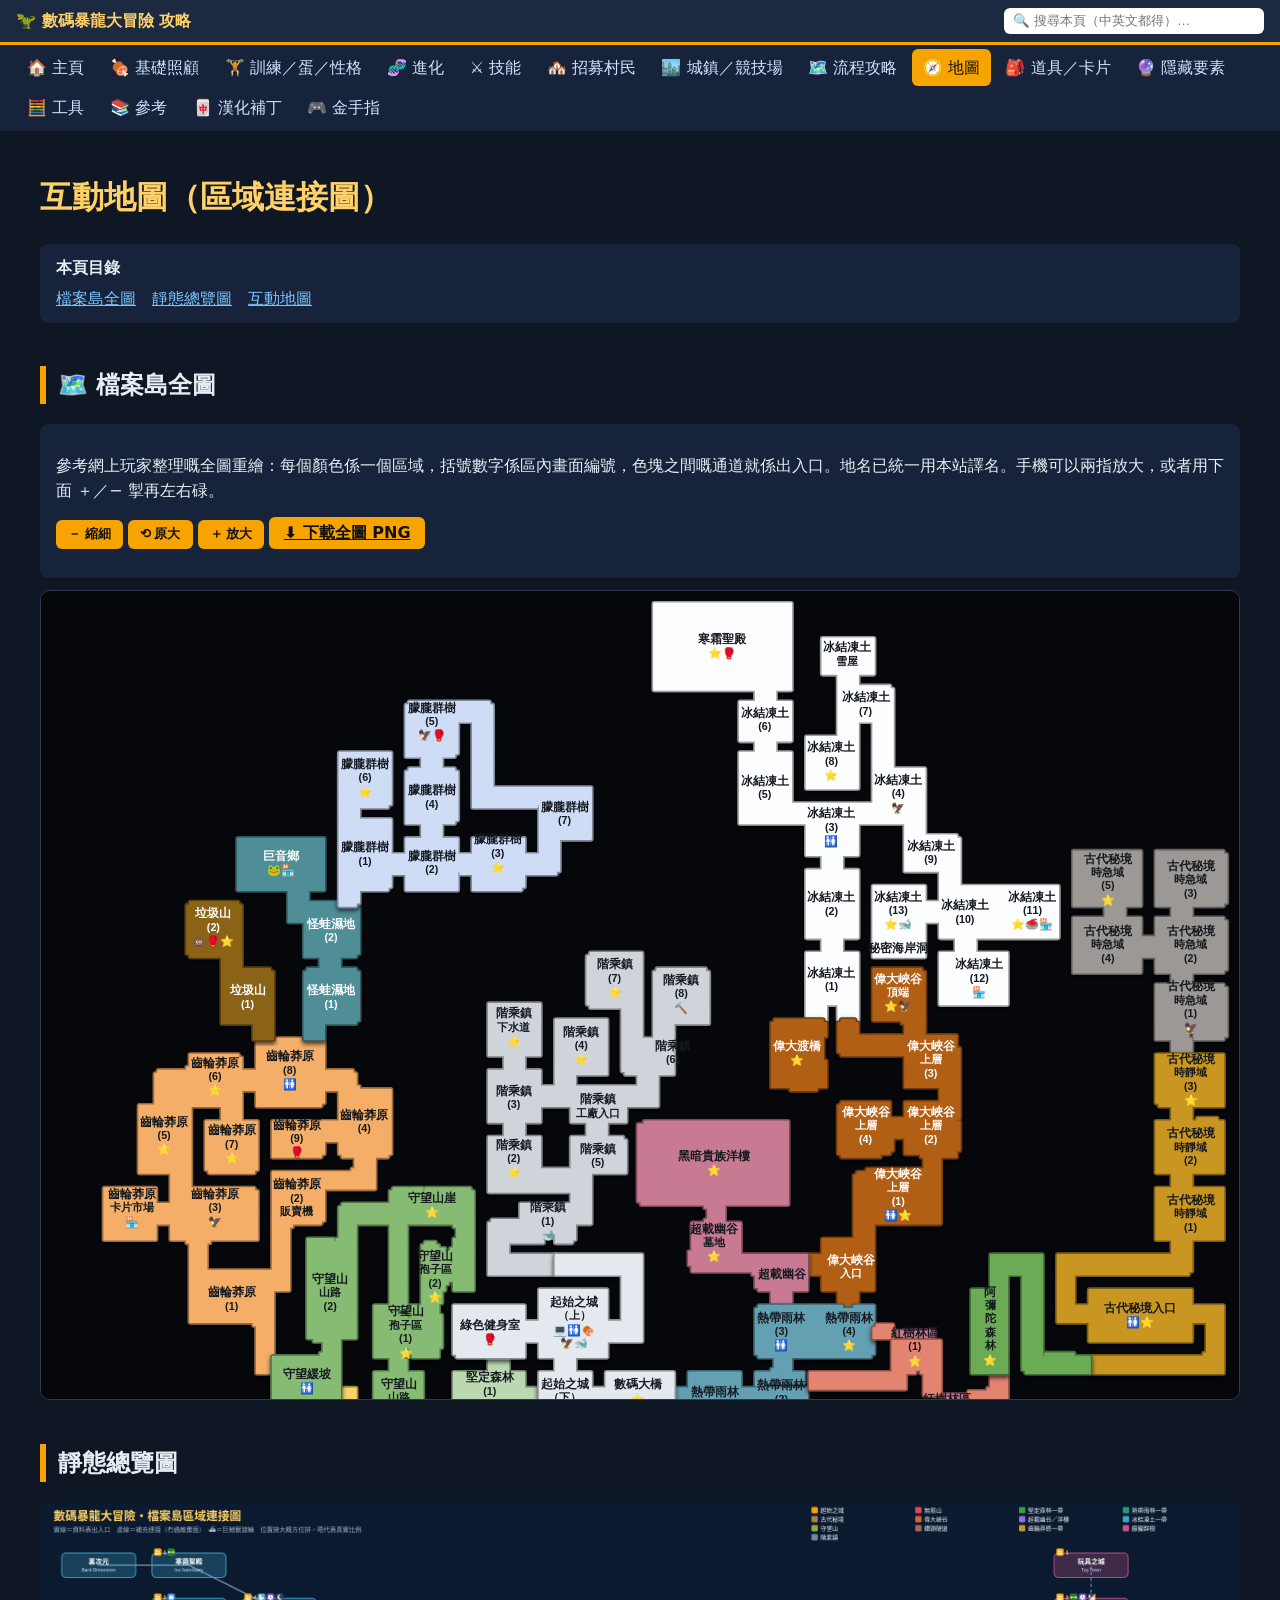
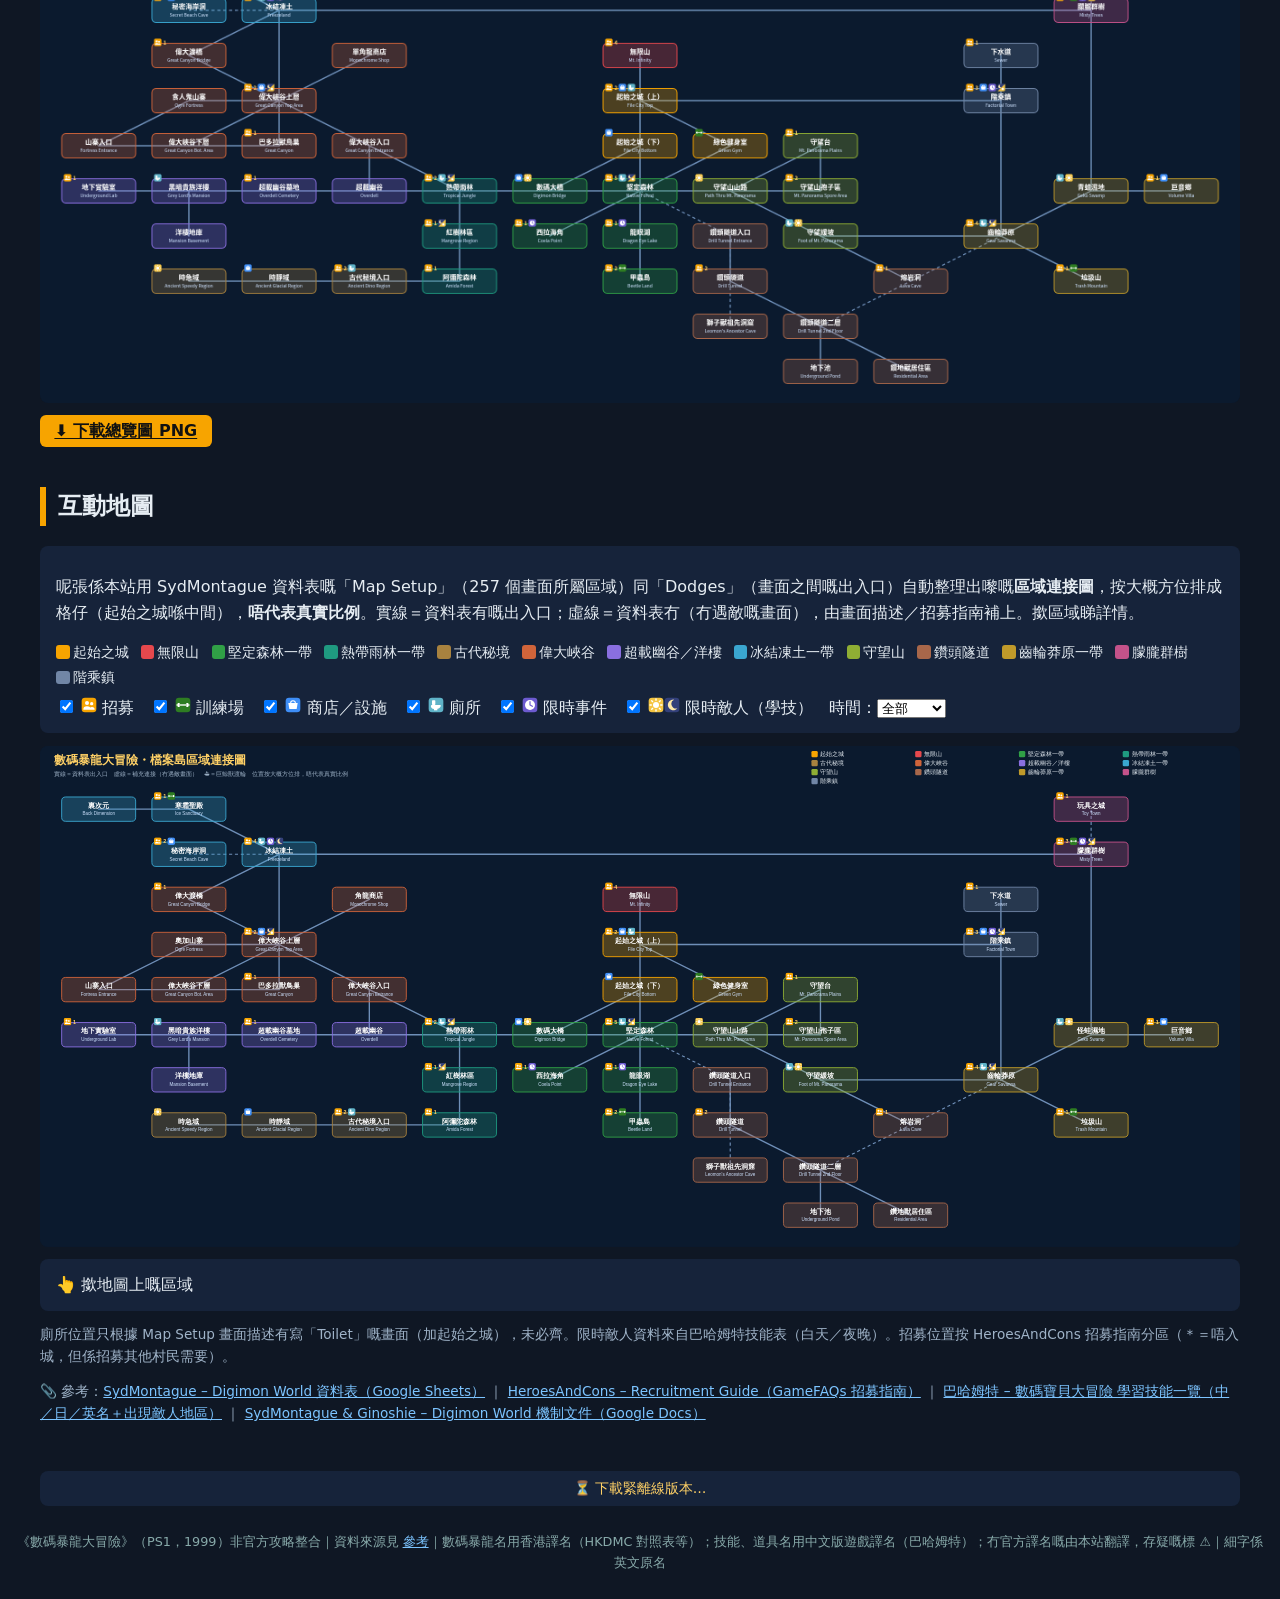
<file: map.html>
<!doctype html><html lang="zh-HK"><head><meta charset="utf-8"><meta name="viewport" content="width=device-width,initial-scale=1"><title>互動地圖（區域連接圖） – 數碼暴龍大冒險 攻略</title><link rel="stylesheet" href="style.css?v=675559d62b"><link rel="manifest" href="manifest.webmanifest"><meta name="theme-color" content="#1b2a41"><link rel="icon" type="image/png" sizes="192x192" href="img/pwa/icon-192.png"><link rel="apple-touch-icon" href="img/pwa/apple-touch-icon.png"><meta name="apple-mobile-web-app-capable" content="yes"><meta name="mobile-web-app-capable" content="yes"><meta name="apple-mobile-web-app-status-bar-style" content="black-translucent"><meta name="apple-mobile-web-app-title" content="數碼暴龍攻略"></head><body>
<header><button id="hb" aria-label="選單">☰</button><a class="logo" href="index.html">🦖 數碼暴龍大冒險 攻略</a><input id="q" type="search" placeholder="🔍 搜尋本頁（中英文都得）…"></header>
<nav id="nav"><a href="index.html">🏠 主頁</a><a href="basics.html">🍖 基礎照顧</a><a href="training.html">🏋️ 訓練／蛋／性格</a><a href="evolution.html">🧬 進化</a><a href="techniques.html">⚔️ 技能</a><a href="recruitment.html">🏘️ 招募村民</a><a href="town.html">🏙️ 城鎮／競技場</a><a href="walkthrough.html">🗺️ 流程攻略</a><a href="map.html" class=on>🧭 地圖</a><a href="items.html">🎒 道具／卡片</a><a href="secrets.html">🔮 隱藏要素</a><a href="tools.html">🧮 工具</a><a href="references.html">📚 參考</a><a href="patch.html">🀄 漢化補丁</a><a href="cheats.html">🎮 金手指</a></nav><main><h1>互動地圖（區域連接圖）</h1><nav class="toc"><b>本頁目錄</b><a href="#full">檔案島全圖</a><a href="#png">靜態總覽圖</a><a href="#live">互動地圖</a></nav><h2 id="full">🗺️ 檔案島全圖</h2><div class="card"><p>參考網上玩家整理嘅全圖重繪：每個顏色係一個區域，括號數字係區內畫面編號，色塊之間嘅通道就係出入口。地名已統一用本站譯名。手機可以兩指放大，或者用下面 ＋／− 掣再左右碌。</p>
<p><button class="btn" type="button" data-z="-1">－ 縮細</button> <button class="btn" type="button" data-z="0">⟲ 原大</button> <button class="btn" type="button" data-z="1">＋ 放大</button> <a class="btn" href="img/map_full.png" download="digimon_world_file_island_map.png">⬇️ 下載全圖 PNG</a></p></div>
<div class="refwrap" id="refwrap"><svg id="refmap" viewBox="0 0 1508 1760" xmlns="http://www.w3.org/2000/svg" role="img" aria-label="檔案島全圖" font-family="Noto Sans CJK HK,Noto Sans CJK TC,PingFang HK,Microsoft JhengHei,sans-serif">
<defs><filter id="sh" x="-5%" y="-5%" width="110%" height="110%"><feDropShadow dx="0" dy="3" stdDeviation="3" flood-color="#000" flood-opacity=".7"/></filter></defs>
<rect width="1508" height="1760" fill="#05070b"/>
<g class="rg-yellow" filter="url(#sh)"><path d="M380 1004h16v4h-16zM376 1008h20v60h-20zM376 1196h20v60h-20zM376 1384h20v208h-20zM376 1592h104v24h-104z" fill="#99833f" stroke="#99833f" stroke-width="7" stroke-linejoin="round"/><path d="M380 1004h16v4h-16zM376 1008h20v60h-20zM376 1196h20v60h-20zM376 1384h20v208h-20zM376 1592h104v24h-104z" fill="#f7d466" stroke="#f7d466" stroke-width="3" stroke-linejoin="round"/></g>
<g class="rg-lake" filter="url(#sh)"><path d="M376 1152h84v24h-84zM716 1172h16v4h-16zM376 1176h64v16h-64zM712 1176h24v36h-24zM396 1192h44v4h-44zM712 1212h84v64h-84zM404 1256h12v8h-12zM376 1260h16v4h-16zM428 1260h12v4h-12zM376 1264h24v4h-24zM404 1264h16v4h-16zM424 1264h16v4h-16zM376 1268h64v8h-64zM208 1276h80v4h-80zM316 1276h144v12h-144zM692 1276h104v24h-104zM208 1280h84v16h-84zM316 1288h88v4h-88zM412 1288h48v12h-48zM316 1292h84v4h-84zM208 1296h80v4h-80zM316 1296h60v4h-60z" fill="#687f94" stroke="#687f94" stroke-width="7" stroke-linejoin="round"/><path d="M376 1152h84v24h-84zM716 1172h16v4h-16zM376 1176h64v16h-64zM712 1176h24v36h-24zM396 1192h44v4h-44zM712 1212h84v64h-84zM404 1256h12v8h-12zM376 1260h16v4h-16zM428 1260h12v4h-12zM376 1264h24v4h-24zM404 1264h16v4h-16zM424 1264h16v4h-16zM376 1268h64v8h-64zM208 1276h80v4h-80zM316 1276h144v12h-144zM692 1276h104v24h-104zM208 1280h84v16h-84zM316 1288h88v4h-88zM412 1288h48v12h-48zM316 1292h84v4h-84zM208 1296h80v4h-80zM316 1296h60v4h-60z" fill="#a8cdf0" stroke="#a8cdf0" stroke-width="3" stroke-linejoin="round"/></g>
<g class="rg-gear" filter="url(#sh)"><path d="M272 564h80v4h-80zM272 568h84v36h-84zM188 584h60v4h-60zM188 588h64v12h-64zM184 600h68v4h-68zM148 604h244v4h-244zM144 608h252v16h-252zM144 624h256v4h-256zM144 628h108v20h-108zM272 628h84v16h-84zM376 628h64v40h-64zM272 644h80v4h-80zM124 648h64v84h-64zM228 648h24v20h-24zM208 668h64v60h-64zM292 668h148v24h-148zM292 692h64v16h-64zM376 692h64v16h-64zM292 708h60v4h-60zM380 708h56v4h-56zM396 712h24v16h-24zM212 728h56v4h-56zM392 728h28v4h-28zM164 732h24v20h-24zM292 732h128v20h-128zM80 752h64v20h-64zM164 752h104v4h-104zM292 752h64v40h-64zM164 756h108v16h-108zM80 772h192v24h-192zM292 792h60v4h-60zM80 796h64v20h-64zM164 796h108v20h-108zM292 796h24v4h-24zM292 800h20v56h-20zM184 816h28v4h-28zM188 820h20v36h-20zM188 856h124v24h-124zM188 880h104v40h-104zM268 920h24v4h-24zM272 924h20v60h-20z" fill="#976b40" stroke="#976b40" stroke-width="7" stroke-linejoin="round"/><path d="M272 564h80v4h-80zM272 568h84v36h-84zM188 584h60v4h-60zM188 588h64v12h-64zM184 600h68v4h-68zM148 604h244v4h-244zM144 608h252v16h-252zM144 624h256v4h-256zM144 628h108v20h-108zM272 628h84v16h-84zM376 628h64v40h-64zM272 644h80v4h-80zM124 648h64v84h-64zM228 648h24v20h-24zM208 668h64v60h-64zM292 668h148v24h-148zM292 692h64v16h-64zM376 692h64v16h-64zM292 708h60v4h-60zM380 708h56v4h-56zM396 712h24v16h-24zM212 728h56v4h-56zM392 728h28v4h-28zM164 732h24v20h-24zM292 732h128v20h-128zM80 752h64v20h-64zM164 752h104v4h-104zM292 752h64v40h-64zM164 756h108v16h-108zM80 772h192v24h-192zM292 792h60v4h-60zM80 796h64v20h-64zM164 796h108v20h-108zM292 796h24v4h-24zM292 800h20v56h-20zM184 816h28v4h-28zM188 820h20v36h-20zM188 856h124v24h-124zM188 880h104v40h-104zM268 920h24v4h-24zM272 924h20v60h-20z" fill="#f4ae68" stroke="#f4ae68" stroke-width="3" stroke-linejoin="round"/></g>
<g class="rg-trash" filter="url(#sh)"><path d="M188 392h60v4h-60zM184 396h68v60h-68zM188 456h64v4h-64zM228 460h24v16h-24zM228 476h60v4h-60zM228 480h64v64h-64zM268 544h24v20h-24z" fill="#553e0e" stroke="#553e0e" stroke-width="7" stroke-linejoin="round"/><path d="M188 392h60v4h-60zM184 396h68v60h-68zM188 456h64v4h-64zM228 460h24v16h-24zM228 476h60v4h-60zM228 480h64v64h-64zM268 544h24v20h-24z" fill="#8a6418" stroke="#8a6418" stroke-width="3" stroke-linejoin="round"/></g>
<g class="rg-geko" filter="url(#sh)"><path d="M248 312h108v64h-108zM312 376h24v16h-24zM312 392h64v4h-64zM312 396h88v20h-88zM332 416h68v40h-68zM332 456h64v4h-64zM352 460h24v16h-24zM336 476h60v4h-60zM332 480h68v60h-68zM332 540h64v4h-64zM332 544h24v20h-24z" fill="#30585d" stroke="#30585d" stroke-width="7" stroke-linejoin="round"/><path d="M248 312h108v64h-108zM312 376h24v16h-24zM312 392h64v4h-64zM312 396h88v20h-88zM332 416h68v40h-68zM332 456h64v4h-64zM352 460h24v16h-24zM336 476h60v4h-60zM332 480h68v60h-68zM332 540h64v4h-64zM332 544h24v20h-24z" fill="#4f8e96" stroke="#4f8e96" stroke-width="3" stroke-linejoin="round"/></g>
<g class="rg-misty" filter="url(#sh)"><path d="M464 140h100v4h-100zM460 144h108v20h-108zM460 164h64v40h-64zM544 164h24v84h-24zM376 204h64v64h-64zM460 204h60v4h-60zM480 208h24v16h-24zM464 224h56v4h-56zM460 228h64v60h-64zM544 248h148v20h-148zM376 268h60v4h-60zM544 268h80v4h-80zM628 268h64v44h-64zM376 272h24v16h-24zM376 288h64v44h-64zM460 288h60v4h-60zM480 292h24v20h-24zM460 312h64v20h-64zM544 312h64v20h-64zM628 312h24v20h-24zM376 332h276v20h-276zM376 352h148v4h-148zM528 352h120v4h-120zM376 356h64v16h-64zM460 356h64v20h-64zM544 356h64v16h-64zM376 372h60v4h-60zM544 372h60v4h-60zM376 376h24v16h-24zM376 392h20v4h-20z" fill="#808898" stroke="#808898" stroke-width="7" stroke-linejoin="round"/><path d="M464 140h100v4h-100zM460 144h108v20h-108zM460 164h64v40h-64zM544 164h24v84h-24zM376 204h64v64h-64zM460 204h60v4h-60zM480 208h24v16h-24zM464 224h56v4h-56zM460 228h64v60h-64zM544 248h148v20h-148zM376 268h60v4h-60zM544 268h80v4h-80zM628 268h64v44h-64zM376 272h24v16h-24zM376 288h64v44h-64zM460 288h60v4h-60zM480 292h24v20h-24zM460 312h64v20h-64zM544 312h64v20h-64zM628 312h24v20h-24zM376 332h276v20h-276zM376 352h148v4h-148zM528 352h120v4h-120zM376 356h64v16h-64zM460 356h64v20h-64zM544 356h64v16h-64zM376 372h60v4h-60zM544 372h60v4h-60zM376 376h24v16h-24zM376 392h20v4h-20z" fill="#cfdcf6" stroke="#cfdcf6" stroke-width="3" stroke-linejoin="round"/></g>
<g class="rg-fact" filter="url(#sh)"><path d="M692 456h64v4h-64zM688 460h68v60h-68zM776 476h60v4h-60zM772 480h68v64h-68zM564 520h64v64h-64zM692 520h64v4h-64zM732 524h24v40h-24zM648 540h64v68h-64zM772 544h24v20h-24zM732 564h64v40h-64zM584 584h24v20h-24zM564 604h64v20h-64zM736 604h60v4h-60zM648 608h24v16h-24zM752 608h24v16h-24zM564 624h212v24h-212zM564 648h64v20h-64zM668 648h68v20h-68zM584 668h24v20h-24zM688 668h24v20h-24zM564 688h64v40h-64zM668 688h64v4h-64zM668 692h68v36h-68zM564 728h172v4h-172zM564 732h128v24h-128zM668 756h24v16h-24zM604 772h48v4h-48zM656 772h36v4h-36zM604 776h88v16h-88zM568 792h124v4h-124zM564 796h108v8h-108zM564 804h76v4h-76zM644 804h28v4h-28zM564 808h68v12h-68zM648 808h24v8h-24zM648 816h20v4h-20zM564 820h24v16h-24zM564 836h84v24h-84z" fill="#808287" stroke="#808287" stroke-width="7" stroke-linejoin="round"/><path d="M692 456h64v4h-64zM688 460h68v60h-68zM776 476h60v4h-60zM772 480h68v64h-68zM564 520h64v64h-64zM692 520h64v4h-64zM732 524h24v40h-24zM648 540h64v68h-64zM772 544h24v20h-24zM732 564h64v40h-64zM584 584h24v20h-24zM564 604h64v20h-64zM736 604h60v4h-60zM648 608h24v16h-24zM752 608h24v16h-24zM564 624h212v24h-212zM564 648h64v20h-64zM668 648h68v20h-68zM584 668h24v20h-24zM688 668h24v20h-24zM564 688h64v40h-64zM668 688h64v4h-64zM668 692h68v36h-68zM564 728h172v4h-172zM564 732h128v24h-128zM668 756h24v16h-24zM604 772h48v4h-48zM656 772h36v4h-36zM604 776h88v16h-88zM568 792h124v4h-124zM564 796h108v8h-108zM564 804h76v4h-76zM644 804h28v4h-28zM564 808h68v12h-68zM648 808h24v8h-24zM648 816h20v4h-20zM564 820h24v16h-24zM564 836h84v24h-84z" fill="#cfd3da" stroke="#cfd3da" stroke-width="3" stroke-linejoin="round"/></g>
<g class="rg-white" filter="url(#sh)"><path d="M772 16h172v108h-172zM984 60h64v44h-64zM1004 104h24v16h-24zM1004 120h64v4h-64zM900 124h24v16h-24zM1004 124h68v40h-68zM880 140h64v48h-64zM1004 164h24v20h-24zM1048 164h24v60h-24zM964 184h64v64h-64zM900 188h24v16h-24zM880 204h64v64h-64zM1048 224h64v44h-64zM880 268h232v24h-232zM964 292h64v40h-64zM1088 292h24v16h-24zM1088 308h64v4h-64zM1088 312h68v40h-68zM984 332h24v20h-24zM964 352h64v84h-64zM1132 352h24v20h-24zM1048 372h64v20h-64zM1132 372h148v20h-148zM1048 392h232v24h-232zM1048 416h64v44h-64zM1132 416h148v20h-148zM984 436h24v20h-24zM1152 436h24v20h-24zM964 456h64v64h-64zM1132 456h84v64h-84zM964 520h24v20h-24zM1004 520h24v20h-24z" fill="#9b9c9e" stroke="#9b9c9e" stroke-width="7" stroke-linejoin="round"/><path d="M772 16h172v108h-172zM984 60h64v44h-64zM1004 104h24v16h-24zM1004 120h64v4h-64zM900 124h24v16h-24zM1004 124h68v40h-68zM880 140h64v48h-64zM1004 164h24v20h-24zM1048 164h24v60h-24zM964 184h64v64h-64zM900 188h24v16h-24zM880 204h64v64h-64zM1048 224h64v44h-64zM880 268h232v24h-232zM964 292h64v40h-64zM1088 292h24v16h-24zM1088 308h64v4h-64zM1088 312h68v40h-68zM984 332h24v20h-24zM964 352h64v84h-64zM1132 352h24v20h-24zM1048 372h64v20h-64zM1132 372h148v20h-148zM1048 392h232v24h-232zM1048 416h64v44h-64zM1132 416h148v20h-148zM984 436h24v20h-24zM1152 436h24v20h-24zM964 456h64v64h-64zM1132 456h84v64h-84zM964 520h24v20h-24zM1004 520h24v20h-24z" fill="#fbfdff" stroke="#fbfdff" stroke-width="3" stroke-linejoin="round"/></g>
<g class="rg-canyon" filter="url(#sh)"><path d="M1048 476h60v4h-60zM1048 480h64v60h-64zM924 540h60v4h-60zM1008 540h16v4h-16zM1084 540h28v4h-28zM920 544h68v16h-68zM1004 544h24v16h-24zM1088 544h24v16h-24zM920 560h64v32h-64zM1004 560h148v16h-148zM1004 576h152v4h-152zM1008 580h148v4h-148zM1088 584h68v40h-68zM920 592h68v32h-68zM944 624h32v4h-32zM1132 624h24v20h-24zM1008 644h60v4h-60zM1088 644h68v20h-68zM1004 648h64v16h-64zM1004 664h148v4h-148zM1004 668h152v20h-152zM1004 688h68v16h-68zM1088 688h68v16h-68zM1004 704h64v4h-64zM1088 704h64v4h-64zM1008 708h48v4h-48zM1108 708h44v4h-44zM1112 712h20v16h-20zM1040 728h92v4h-92zM1028 732h104v4h-104zM1024 736h108v60h-108zM1024 796h24v20h-24zM984 816h64v20h-64zM968 836h80v4h-80zM964 840h84v20h-84zM984 860h64v20h-64zM1004 880h24v16h-24zM1004 896h20v4h-20z" fill="#6e3a0e" stroke="#6e3a0e" stroke-width="7" stroke-linejoin="round"/><path d="M1048 476h60v4h-60zM1048 480h64v60h-64zM924 540h60v4h-60zM1008 540h16v4h-16zM1084 540h28v4h-28zM920 544h68v16h-68zM1004 544h24v16h-24zM1088 544h24v16h-24zM920 560h64v32h-64zM1004 560h148v16h-148zM1004 576h152v4h-152zM1008 580h148v4h-148zM1088 584h68v40h-68zM920 592h68v32h-68zM944 624h32v4h-32zM1132 624h24v20h-24zM1008 644h60v4h-60zM1088 644h68v20h-68zM1004 648h64v16h-64zM1004 664h148v4h-148zM1004 668h152v20h-152zM1004 688h68v16h-68zM1088 688h68v16h-68zM1004 704h64v4h-64zM1088 704h64v4h-64zM1008 708h48v4h-48zM1108 708h44v4h-44zM1112 712h20v16h-20zM1040 728h92v4h-92zM1028 732h104v4h-104zM1024 736h108v60h-108zM1024 796h24v20h-24zM984 816h64v20h-64zM968 836h80v4h-80zM964 840h84v20h-84zM984 860h64v20h-64zM1004 880h24v16h-24zM1004 896h20v4h-20z" fill="#b25f17" stroke="#b25f17" stroke-width="3" stroke-linejoin="round"/></g>
<g class="rg-speedy" filter="url(#sh)"><path d="M1300 328h84v68h-84zM1404 328h84v4h-84zM1404 332h88v60h-88zM1404 392h84v4h-84zM1340 396h24v16h-24zM1424 396h24v16h-24zM1300 412h84v24h-84zM1404 412h84v4h-84zM1404 416h88v20h-88zM1300 436h192v24h-192zM1300 460h84v20h-84zM1404 460h88v16h-88zM1404 476h84v4h-84zM1424 480h24v16h-24zM1404 496h84v4h-84zM1404 500h88v52h-88zM1404 552h36v4h-36zM1452 552h40v8h-40zM1404 556h40v8h-40zM1452 560h36v4h-36zM1424 564h24v20h-24z" fill="#605e5c" stroke="#605e5c" stroke-width="7" stroke-linejoin="round"/><path d="M1300 328h84v68h-84zM1404 328h84v4h-84zM1404 332h88v60h-88zM1404 392h84v4h-84zM1340 396h24v16h-24zM1424 396h24v16h-24zM1300 412h84v24h-84zM1404 412h84v4h-84zM1404 416h88v20h-88zM1300 436h192v24h-192zM1300 460h84v20h-84zM1404 460h88v16h-88zM1404 476h84v4h-84zM1424 480h24v16h-24zM1404 496h84v4h-84zM1404 500h88v52h-88zM1404 552h36v4h-36zM1452 552h40v8h-40zM1404 556h40v8h-40zM1452 560h36v4h-36zM1424 564h24v20h-24z" fill="#9c9895" stroke="#9c9895" stroke-width="3" stroke-linejoin="round"/></g>
<g class="rg-glacial" filter="url(#sh)"><path d="M1404 584h84v60h-84zM1408 644h80v4h-80zM1424 648h24v20h-24zM1456 664h24v4h-24zM1404 668h84v64h-84zM1424 732h24v20h-24zM1404 752h84v64h-84zM1424 816h24v20h-24zM1280 836h168v20h-168zM1280 856h164v4h-164zM1280 860h20v40h-20zM1320 880h128v20h-128zM1280 900h208v20h-208zM1320 920h128v24h-128zM1468 920h20v40h-20zM1464 960h24v4h-24zM1320 964h168v20h-168z" fill="#7c5d13" stroke="#7c5d13" stroke-width="7" stroke-linejoin="round"/><path d="M1404 584h84v60h-84zM1408 644h80v4h-80zM1424 648h24v20h-24zM1456 664h24v4h-24zM1404 668h84v64h-84zM1424 732h24v20h-24zM1404 752h84v64h-84zM1424 816h24v20h-24zM1280 836h168v20h-168zM1280 856h164v4h-164zM1280 860h20v40h-20zM1320 880h128v20h-128zM1280 900h208v20h-208zM1320 920h128v24h-128zM1468 920h20v40h-20zM1464 960h24v4h-24zM1320 964h168v20h-168z" fill="#c99620" stroke="#c99620" stroke-width="3" stroke-linejoin="round"/></g>
<g class="rg-mansion" filter="url(#sh)"><path d="M760 668h180v4h-180zM752 672h188v96h-188zM756 768h184v4h-184zM836 772h24v4h-24zM840 776h20v16h-20zM836 792h24v4h-24zM820 796h60v36h-60zM816 832h64v4h-64zM816 836h148v12h-148zM820 848h144v8h-144zM896 856h68v4h-68zM900 860h64v16h-64zM904 876h60v4h-60zM920 880h24v16h-24zM924 896h16v4h-16zM1076 932h48v12h-48zM1128 1012h24v12h-24zM1156 1012h12v12h-12z" fill="#7c4b5a" stroke="#7c4b5a" stroke-width="7" stroke-linejoin="round"/><path d="M760 668h180v4h-180zM752 672h188v96h-188zM756 768h184v4h-184zM836 772h24v4h-24zM840 776h20v16h-20zM836 792h24v4h-24zM820 796h60v36h-60zM816 832h64v4h-64zM816 836h148v12h-148zM820 848h144v8h-144zM896 856h68v4h-68zM900 860h64v16h-64zM904 876h60v4h-60zM920 880h24v16h-24zM924 896h16v4h-16zM1076 932h48v12h-48zM1128 1012h24v12h-24zM1156 1012h12v12h-12z" fill="#c87a92" stroke="#c87a92" stroke-width="3" stroke-linejoin="round"/></g>
<g class="rg-jungle" filter="url(#sh)"><path d="M904 900h104v4h-104zM1024 900h24v4h-24zM900 904h148v24h-148zM900 928h144v8h-144zM900 936h148v24h-148zM904 960h140v4h-140zM924 964h20v16h-20zM920 980h24v4h-24zM816 984h64v20h-64zM900 984h60v12h-60zM900 996h12v4h-12zM800 1004h164v4h-164zM796 1008h168v16h-168zM816 1024h68v4h-68zM896 1024h68v4h-68zM816 1028h64v16h-64zM900 1028h64v8h-64zM900 1036h60v8h-60zM820 1044h60v4h-60zM904 1044h56v4h-56z" fill="#3e636e" stroke="#3e636e" stroke-width="7" stroke-linejoin="round"/><path d="M904 900h104v4h-104zM1024 900h24v4h-24zM900 904h148v24h-148zM900 928h144v8h-144zM900 936h148v24h-148zM904 960h140v4h-140zM924 964h20v16h-20zM920 980h24v4h-24zM816 984h64v20h-64zM900 984h60v12h-60zM900 996h12v4h-12zM800 1004h164v4h-164zM796 1008h168v16h-168zM816 1024h68v4h-68zM896 1024h68v4h-68zM816 1028h64v16h-64zM900 1028h64v8h-64zM900 1036h60v8h-60zM820 1044h60v4h-60zM904 1044h56v4h-56z" fill="#64a0b2" stroke="#64a0b2" stroke-width="3" stroke-linejoin="round"/></g>
<g class="rg-mangrove" filter="url(#sh)"><path d="M1052 924h20v4h-20zM1048 928h24v12h-24zM1072 944h60v36h-60zM1072 980h28v4h-28zM1108 980h24v4h-24zM968 984h120v20h-120zM1112 984h20v28h-20zM1196 984h20v20h-20zM1192 1004h24v4h-24zM1168 1008h48v16h-48zM1112 1024h48v4h-48zM968 1028h204v16h-204z" fill="#8c5145" stroke="#8c5145" stroke-width="7" stroke-linejoin="round"/><path d="M1052 924h20v4h-20zM1048 928h24v12h-24zM1072 944h60v36h-60zM1072 980h28v4h-28zM1108 980h24v4h-24zM968 984h120v20h-120zM1112 984h20v28h-20zM1196 984h20v20h-20zM1192 1004h24v4h-24zM1168 1008h48v16h-48zM1112 1024h48v4h-48zM968 1028h204v16h-204z" fill="#e38470" stroke="#e38470" stroke-width="3" stroke-linejoin="round"/></g>
<g class="rg-dkgreen" filter="url(#sh)"><path d="M20 1128h60v4h-60zM104 1128h84v4h-84zM208 1128h64v24h-64zM16 1132h68v20h-68zM100 1132h88v20h-88zM16 1152h256v24h-256zM16 1176h68v40h-68zM100 1176h88v16h-88zM208 1176h64v40h-64zM104 1192h84v4h-84zM124 1196h24v16h-24zM104 1212h60v4h-60zM100 1216h68v40h-68zM104 1256h64v4h-64zM144 1260h24v16h-24zM144 1276h64v24h-64z" fill="#274d1b" stroke="#274d1b" stroke-width="7" stroke-linejoin="round"/><path d="M20 1128h60v4h-60zM104 1128h84v4h-84zM208 1128h64v24h-64zM16 1132h68v20h-68zM100 1132h88v20h-88zM16 1152h256v24h-256zM16 1176h68v40h-68zM100 1176h88v16h-88zM208 1176h64v40h-64zM104 1192h84v4h-84zM124 1196h24v16h-24zM104 1212h60v4h-60zM100 1216h68v40h-68zM104 1256h64v4h-64zM144 1260h24v16h-24zM144 1276h64v24h-64z" fill="#3f7d2c" stroke="#3f7d2c" stroke-width="3" stroke-linejoin="round"/></g>
<g class="rg-ltgreen" filter="url(#sh)"><path d="M564 964h24v20h-24zM520 984h88v20h-88zM520 1004h108v24h-108zM520 1028h88v20h-88zM520 1048h24v20h-24zM460 1068h84v64h-84zM564 1128h44v24h-44zM500 1132h24v20h-24zM460 1152h128v20h-128zM460 1172h124v4h-124zM460 1176h84v40h-84zM584 1192h44v24h-44zM500 1216h24v20h-24zM584 1216h24v20h-24zM460 1236h192v40h-192zM460 1276h228v4h-228zM460 1280h232v20h-232z" fill="#74856d" stroke="#74856d" stroke-width="7" stroke-linejoin="round"/><path d="M564 964h24v20h-24zM520 984h88v20h-88zM520 1004h108v24h-108zM520 1028h88v20h-88zM520 1048h24v20h-24zM460 1068h84v64h-84zM564 1128h44v24h-44zM500 1132h24v20h-24zM460 1152h128v20h-128zM460 1172h124v4h-124zM460 1176h84v40h-84zM584 1192h44v24h-44zM500 1216h24v20h-24zM584 1216h24v20h-24zM460 1236h192v40h-192zM460 1276h228v4h-228zM460 1280h232v20h-232z" fill="#bcd8b0" stroke="#bcd8b0" stroke-width="3" stroke-linejoin="round"/></g>
<g class="rg-midgreen" filter="url(#sh)"><path d="M444 752h36v4h-36zM484 752h56v4h-56zM440 756h104v16h-104zM380 772h164v4h-164zM376 776h168v20h-168zM376 796h20v20h-20zM440 796h20v104h-20zM520 796h24v4h-24zM524 800h20v16h-20zM336 816h32v4h-32zM372 816h24v4h-24zM520 816h24v12h-24zM336 820h60v120h-60zM484 820h12v4h-12zM480 824h20v4h-20zM480 828h28v4h-28zM516 828h28v4h-28zM480 832h64v36h-64zM480 868h32v4h-32zM520 868h24v12h-24zM480 872h28v8h-28zM480 880h24v16h-24zM480 896h20v4h-20zM420 900h40v4h-40zM464 900h36v12h-36zM420 904h20v4h-20zM420 908h28v4h-28zM420 912h40v4h-40zM468 912h36v4h-36zM420 916h84v36h-84zM344 940h32v4h-32zM356 944h20v16h-20zM420 952h36v12h-36zM464 952h36v8h-36zM352 960h24v4h-24zM468 960h32v4h-32zM292 964h84v60h-84zM440 964h16v4h-16zM440 968h20v16h-20zM420 984h60v64h-60zM460 1048h20v20h-20z" fill="#537347" stroke="#537347" stroke-width="7" stroke-linejoin="round"/><path d="M444 752h36v4h-36zM484 752h56v4h-56zM440 756h104v16h-104zM380 772h164v4h-164zM376 776h168v20h-168zM376 796h20v20h-20zM440 796h20v104h-20zM520 796h24v4h-24zM524 800h20v16h-20zM336 816h32v4h-32zM372 816h24v4h-24zM520 816h24v12h-24zM336 820h60v120h-60zM484 820h12v4h-12zM480 824h20v4h-20zM480 828h28v4h-28zM516 828h28v4h-28zM480 832h64v36h-64zM480 868h32v4h-32zM520 868h24v12h-24zM480 872h28v8h-28zM480 880h24v16h-24zM480 896h20v4h-20zM420 900h40v4h-40zM464 900h36v12h-36zM420 904h20v4h-20zM420 908h28v4h-28zM420 912h40v4h-40zM468 912h36v4h-36zM420 916h84v36h-84zM344 940h32v4h-32zM356 944h20v16h-20zM420 952h36v12h-36zM464 952h36v8h-36zM352 960h24v4h-24zM468 960h32v4h-32zM292 964h84v60h-84zM440 964h16v4h-16zM440 968h20v16h-20zM420 984h60v64h-60zM460 1048h20v20h-20z" fill="#86bb73" stroke="#86bb73" stroke-width="3" stroke-linejoin="round"/></g>
<g class="rg-drill" filter="url(#sh)"><path d="M292 1068h64v20h-64zM380 1068h60v4h-60zM376 1072h64v16h-64zM292 1088h164v4h-164zM292 1092h168v16h-168zM292 1108h68v4h-68zM364 1108h88v4h-88zM292 1112h64v16h-64zM376 1112h64v16h-64zM292 1128h60v4h-60zM396 1128h40v4h-40zM292 1132h20v192h-20zM212 1320h56v4h-56zM380 1320h144v4h-144zM208 1324h64v16h-64zM376 1324h148v16h-148zM292 1332h16v4h-16zM312 1332h32v4h-32zM292 1336h64v4h-64zM208 1340h232v20h-232zM460 1340h64v40h-64zM208 1360h64v20h-64zM288 1360h152v4h-152zM292 1364h64v16h-64zM376 1364h64v16h-64zM544 1364h64v40h-64zM208 1380h60v4h-60zM292 1380h60v4h-60zM392 1380h44v4h-44zM460 1380h60v4h-60zM312 1384h24v20h-24zM480 1384h24v20h-24zM292 1404h64v60h-64zM460 1404h148v20h-148zM460 1424h64v44h-64zM564 1448h64v16h-64zM292 1464h60v4h-60zM564 1464h68v4h-68zM500 1468h24v4h-24zM564 1468h104v12h-104zM504 1472h20v56h-20zM564 1480h108v8h-108zM564 1488h64v20h-64zM648 1488h64v40h-64zM504 1528h28v4h-28zM624 1528h88v4h-88zM504 1532h208v4h-208zM500 1536h212v12h-212zM508 1548h204v4h-204zM564 1552h64v20h-64zM480 1572h148v20h-148zM480 1592h64v4h-64zM484 1596h60v16h-60zM480 1612h64v24h-64z" fill="#822b1b" stroke="#822b1b" stroke-width="7" stroke-linejoin="round"/><path d="M292 1068h64v20h-64zM380 1068h60v4h-60zM376 1072h64v16h-64zM292 1088h164v4h-164zM292 1092h168v16h-168zM292 1108h68v4h-68zM364 1108h88v4h-88zM292 1112h64v16h-64zM376 1112h64v16h-64zM292 1128h60v4h-60zM396 1128h40v4h-40zM292 1132h20v192h-20zM212 1320h56v4h-56zM380 1320h144v4h-144zM208 1324h64v16h-64zM376 1324h148v16h-148zM292 1332h16v4h-16zM312 1332h32v4h-32zM292 1336h64v4h-64zM208 1340h232v20h-232zM460 1340h64v40h-64zM208 1360h64v20h-64zM288 1360h152v4h-152zM292 1364h64v16h-64zM376 1364h64v16h-64zM544 1364h64v40h-64zM208 1380h60v4h-60zM292 1380h60v4h-60zM392 1380h44v4h-44zM460 1380h60v4h-60zM312 1384h24v20h-24zM480 1384h24v20h-24zM292 1404h64v60h-64zM460 1404h148v20h-148zM460 1424h64v44h-64zM564 1448h64v16h-64zM292 1464h60v4h-60zM564 1464h68v4h-68zM500 1468h24v4h-24zM564 1468h104v12h-104zM504 1472h20v56h-20zM564 1480h108v8h-108zM564 1488h64v20h-64zM648 1488h64v40h-64zM504 1528h28v4h-28zM624 1528h88v4h-88zM504 1532h208v4h-208zM500 1536h212v12h-212zM508 1548h204v4h-204zM564 1552h64v20h-64zM480 1572h148v20h-148zM480 1592h64v4h-64zM484 1596h60v16h-60zM480 1612h64v24h-64z" fill="#d2462c" stroke="#d2462c" stroke-width="3" stroke-linejoin="round"/></g>
<g class="rg-amida" filter="url(#sh)"><path d="M1196 836h64v24h-64zM1196 860h20v20h-20zM1236 860h24v104h-24zM1172 880h44v104h-44zM1264 960h36v4h-36zM1236 964h84v16h-84zM1240 980h80v4h-80zM712 1068h20v20h-20zM652 1088h80v4h-80zM648 1092h84v40h-84zM608 1132h124v20h-124zM648 1152h84v20h-84zM648 1172h24v20h-24zM628 1192h44v24h-44z" fill="#426a34" stroke="#426a34" stroke-width="7" stroke-linejoin="round"/><path d="M1196 836h64v24h-64zM1196 860h20v20h-20zM1236 860h24v104h-24zM1172 880h44v104h-44zM1264 960h36v4h-36zM1236 964h84v16h-84zM1240 980h80v4h-80zM712 1068h20v20h-20zM652 1088h80v4h-80zM648 1092h84v40h-84zM608 1132h124v20h-124zM648 1152h84v20h-84zM648 1172h24v20h-24zM628 1192h44v24h-44z" fill="#6cab55" stroke="#6cab55" stroke-width="3" stroke-linejoin="round"/></g>
<g class="rg-city" filter="url(#sh)"><path d="M648 836h108v24h-108zM732 860h24v60h-24zM628 880h84v40h-84zM520 900h88v20h-88zM520 920h236v24h-236zM520 944h88v16h-88zM628 944h84v20h-84zM524 960h84v4h-84zM648 964h24v20h-24zM628 984h64v20h-64zM712 984h84v20h-84zM628 1004h168v24h-168zM628 1028h64v20h-64zM712 1028h84v20h-84zM712 1048h24v20h-24z" fill="#8d9094" stroke="#8d9094" stroke-width="7" stroke-linejoin="round"/><path d="M648 836h108v24h-108zM732 860h24v60h-24zM628 880h84v40h-84zM520 900h88v20h-88zM520 920h236v24h-236zM520 944h88v16h-88zM628 944h84v20h-84zM524 960h84v4h-84zM648 964h24v20h-24zM628 984h64v20h-64zM712 984h84v20h-84zM628 1004h168v24h-168zM628 1028h64v20h-64zM712 1028h84v20h-84zM712 1048h24v20h-24z" fill="#e4e9ef" stroke="#e4e9ef" stroke-width="3" stroke-linejoin="round"/></g>
<text x="492" y="148" font-size="14.5" font-weight="700" fill="#14181f" text-anchor="middle" dominant-baseline="middle">朦朧群樹</text>
<text x="492" y="165" font-size="13.5" font-weight="700" fill="#14181f" text-anchor="middle" dominant-baseline="middle">(5)</text>
<text x="492" y="183" font-size="14" text-anchor="middle" dominant-baseline="middle">🦅🥊</text>
<text x="408" y="219" font-size="14.5" font-weight="700" fill="#14181f" text-anchor="middle" dominant-baseline="middle">朦朧群樹</text>
<text x="408" y="236" font-size="13.5" font-weight="700" fill="#14181f" text-anchor="middle" dominant-baseline="middle">(6)</text>
<text x="408" y="254" font-size="14" text-anchor="middle" dominant-baseline="middle">⭐</text>
<text x="492" y="252" font-size="14.5" font-weight="700" fill="#14181f" text-anchor="middle" dominant-baseline="middle">朦朧群樹</text>
<text x="492" y="269" font-size="13.5" font-weight="700" fill="#14181f" text-anchor="middle" dominant-baseline="middle">(4)</text>
<text x="659" y="273" font-size="14.5" font-weight="700" fill="#14181f" text-anchor="middle" dominant-baseline="middle">朦朧群樹</text>
<text x="659" y="290" font-size="13.5" font-weight="700" fill="#14181f" text-anchor="middle" dominant-baseline="middle">(7)</text>
<text x="408" y="324" font-size="14.5" font-weight="700" fill="#14181f" text-anchor="middle" dominant-baseline="middle">朦朧群樹</text>
<text x="408" y="341" font-size="13.5" font-weight="700" fill="#14181f" text-anchor="middle" dominant-baseline="middle">(1)</text>
<text x="492" y="335" font-size="14.5" font-weight="700" fill="#14181f" text-anchor="middle" dominant-baseline="middle">朦朧群樹</text>
<text x="492" y="352" font-size="13.5" font-weight="700" fill="#14181f" text-anchor="middle" dominant-baseline="middle">(2)</text>
<text x="575" y="314" font-size="14.5" font-weight="700" fill="#14181f" text-anchor="middle" dominant-baseline="middle">朦朧群樹</text>
<text x="575" y="331" font-size="13.5" font-weight="700" fill="#14181f" text-anchor="middle" dominant-baseline="middle">(3)</text>
<text x="575" y="349" font-size="14" text-anchor="middle" dominant-baseline="middle">⭐</text>
<text x="302" y="335" font-size="14.5" font-weight="700" fill="#ffffff" text-anchor="middle" dominant-baseline="middle">巨音鄉</text>
<text x="302" y="353" font-size="14" text-anchor="middle" dominant-baseline="middle">🐸🏪</text>
<text x="365" y="420" font-size="14.5" font-weight="700" fill="#ffffff" text-anchor="middle" dominant-baseline="middle">怪蛙濕地</text>
<text x="365" y="437" font-size="13.5" font-weight="700" fill="#ffffff" text-anchor="middle" dominant-baseline="middle">(2)</text>
<text x="365" y="504" font-size="14.5" font-weight="700" fill="#ffffff" text-anchor="middle" dominant-baseline="middle">怪蛙濕地</text>
<text x="365" y="521" font-size="13.5" font-weight="700" fill="#ffffff" text-anchor="middle" dominant-baseline="middle">(1)</text>
<text x="217" y="407" font-size="14.5" font-weight="700" fill="#ffffff" text-anchor="middle" dominant-baseline="middle">垃圾山</text>
<text x="217" y="424" font-size="13.5" font-weight="700" fill="#ffffff" text-anchor="middle" dominant-baseline="middle">(2)</text>
<text x="217" y="442" font-size="14" text-anchor="middle" dominant-baseline="middle">💩🥊⭐</text>
<text x="260" y="504" font-size="14.5" font-weight="700" fill="#ffffff" text-anchor="middle" dominant-baseline="middle">垃圾山</text>
<text x="260" y="521" font-size="13.5" font-weight="700" fill="#ffffff" text-anchor="middle" dominant-baseline="middle">(1)</text>
<text x="313" y="587" font-size="14.5" font-weight="700" fill="#14181f" text-anchor="middle" dominant-baseline="middle">齒輪莽原</text>
<text x="313" y="604" font-size="13.5" font-weight="700" fill="#14181f" text-anchor="middle" dominant-baseline="middle">(8)</text>
<text x="313" y="622" font-size="14" text-anchor="middle" dominant-baseline="middle">🚻</text>
<text x="219" y="595" font-size="14.5" font-weight="700" fill="#14181f" text-anchor="middle" dominant-baseline="middle">齒輪莽原</text>
<text x="219" y="612" font-size="13.5" font-weight="700" fill="#14181f" text-anchor="middle" dominant-baseline="middle">(6)</text>
<text x="219" y="630" font-size="14" text-anchor="middle" dominant-baseline="middle">⭐</text>
<text x="155" y="669" font-size="14.5" font-weight="700" fill="#14181f" text-anchor="middle" dominant-baseline="middle">齒輪莽原</text>
<text x="155" y="686" font-size="13.5" font-weight="700" fill="#14181f" text-anchor="middle" dominant-baseline="middle">(5)</text>
<text x="155" y="704" font-size="14" text-anchor="middle" dominant-baseline="middle">⭐</text>
<text x="240" y="680" font-size="14.5" font-weight="700" fill="#14181f" text-anchor="middle" dominant-baseline="middle">齒輪莽原</text>
<text x="240" y="697" font-size="13.5" font-weight="700" fill="#14181f" text-anchor="middle" dominant-baseline="middle">(7)</text>
<text x="240" y="715" font-size="14" text-anchor="middle" dominant-baseline="middle">⭐</text>
<text x="407" y="661" font-size="14.5" font-weight="700" fill="#14181f" text-anchor="middle" dominant-baseline="middle">齒輪莽原</text>
<text x="407" y="678" font-size="13.5" font-weight="700" fill="#14181f" text-anchor="middle" dominant-baseline="middle">(4)</text>
<text x="322" y="673" font-size="14.5" font-weight="700" fill="#14181f" text-anchor="middle" dominant-baseline="middle">齒輪莽原</text>
<text x="322" y="690" font-size="13.5" font-weight="700" fill="#14181f" text-anchor="middle" dominant-baseline="middle">(9)</text>
<text x="322" y="708" font-size="14" text-anchor="middle" dominant-baseline="middle">🥊</text>
<text x="114" y="760" font-size="14.5" font-weight="700" fill="#14181f" text-anchor="middle" dominant-baseline="middle">齒輪莽原</text>
<text x="114" y="777" font-size="13.5" font-weight="700" fill="#14181f" text-anchor="middle" dominant-baseline="middle">卡片市場</text>
<text x="114" y="795" font-size="14" text-anchor="middle" dominant-baseline="middle">🏪</text>
<text x="219" y="760" font-size="14.5" font-weight="700" fill="#14181f" text-anchor="middle" dominant-baseline="middle">齒輪莽原</text>
<text x="219" y="777" font-size="13.5" font-weight="700" fill="#14181f" text-anchor="middle" dominant-baseline="middle">(3)</text>
<text x="219" y="795" font-size="14" text-anchor="middle" dominant-baseline="middle">🦅</text>
<text x="322" y="748" font-size="14.5" font-weight="700" fill="#14181f" text-anchor="middle" dominant-baseline="middle">齒輪莽原</text>
<text x="322" y="765" font-size="13.5" font-weight="700" fill="#14181f" text-anchor="middle" dominant-baseline="middle">(2)</text>
<text x="322" y="782" font-size="13.5" font-weight="700" fill="#14181f" text-anchor="middle" dominant-baseline="middle">販賣機</text>
<text x="492" y="765" font-size="14.5" font-weight="700" fill="#14181f" text-anchor="middle" dominant-baseline="middle">守望山崖</text>
<text x="492" y="783" font-size="14" text-anchor="middle" dominant-baseline="middle">⭐</text>
<text x="722" y="471" font-size="14.5" font-weight="700" fill="#14181f" text-anchor="middle" dominant-baseline="middle">階乘鎮</text>
<text x="722" y="488" font-size="13.5" font-weight="700" fill="#14181f" text-anchor="middle" dominant-baseline="middle">(7)</text>
<text x="722" y="506" font-size="14" text-anchor="middle" dominant-baseline="middle">⭐</text>
<text x="595" y="533" font-size="14.5" font-weight="700" fill="#14181f" text-anchor="middle" dominant-baseline="middle">階乘鎮</text>
<text x="595" y="550" font-size="13.5" font-weight="700" fill="#14181f" text-anchor="middle" dominant-baseline="middle">下水道</text>
<text x="595" y="568" font-size="14" text-anchor="middle" dominant-baseline="middle">⭐</text>
<text x="680" y="556" font-size="14.5" font-weight="700" fill="#14181f" text-anchor="middle" dominant-baseline="middle">階乘鎮</text>
<text x="680" y="573" font-size="13.5" font-weight="700" fill="#14181f" text-anchor="middle" dominant-baseline="middle">(4)</text>
<text x="680" y="591" font-size="14" text-anchor="middle" dominant-baseline="middle">⭐</text>
<text x="595" y="630" font-size="14.5" font-weight="700" fill="#14181f" text-anchor="middle" dominant-baseline="middle">階乘鎮</text>
<text x="595" y="647" font-size="13.5" font-weight="700" fill="#14181f" text-anchor="middle" dominant-baseline="middle">(3)</text>
<text x="701" y="641" font-size="14.5" font-weight="700" fill="#14181f" text-anchor="middle" dominant-baseline="middle">階乘鎮</text>
<text x="701" y="658" font-size="13.5" font-weight="700" fill="#14181f" text-anchor="middle" dominant-baseline="middle">工廠入口</text>
<text x="595" y="698" font-size="14.5" font-weight="700" fill="#14181f" text-anchor="middle" dominant-baseline="middle">階乘鎮</text>
<text x="595" y="715" font-size="13.5" font-weight="700" fill="#14181f" text-anchor="middle" dominant-baseline="middle">(2)</text>
<text x="595" y="733" font-size="14" text-anchor="middle" dominant-baseline="middle">⭐</text>
<text x="701" y="703" font-size="14.5" font-weight="700" fill="#14181f" text-anchor="middle" dominant-baseline="middle">階乘鎮</text>
<text x="701" y="720" font-size="13.5" font-weight="700" fill="#14181f" text-anchor="middle" dominant-baseline="middle">(5)</text>
<text x="638" y="777" font-size="14.5" font-weight="700" fill="#14181f" text-anchor="middle" dominant-baseline="middle">階乘鎮</text>
<text x="638" y="794" font-size="13.5" font-weight="700" fill="#14181f" text-anchor="middle" dominant-baseline="middle">(1)</text>
<text x="638" y="812" font-size="14" text-anchor="middle" dominant-baseline="middle">🐋</text>
<text x="795" y="574" font-size="14.5" font-weight="700" fill="#14181f" text-anchor="middle" dominant-baseline="middle">階乘鎮</text>
<text x="795" y="591" font-size="13.5" font-weight="700" fill="#14181f" text-anchor="middle" dominant-baseline="middle">(6)</text>
<text x="857" y="62" font-size="14.5" font-weight="700" fill="#14181f" text-anchor="middle" dominant-baseline="middle">寒霜聖殿</text>
<text x="857" y="80" font-size="14" text-anchor="middle" dominant-baseline="middle">⭐🥊</text>
<text x="1014" y="72" font-size="14.5" font-weight="700" fill="#14181f" text-anchor="middle" dominant-baseline="middle">冰結凍土</text>
<text x="1014" y="89" font-size="13.5" font-weight="700" fill="#14181f" text-anchor="middle" dominant-baseline="middle">雪屋</text>
<text x="1038" y="135" font-size="14.5" font-weight="700" fill="#14181f" text-anchor="middle" dominant-baseline="middle">冰結凍土</text>
<text x="1038" y="152" font-size="13.5" font-weight="700" fill="#14181f" text-anchor="middle" dominant-baseline="middle">(7)</text>
<text x="911" y="155" font-size="14.5" font-weight="700" fill="#14181f" text-anchor="middle" dominant-baseline="middle">冰結凍土</text>
<text x="911" y="172" font-size="13.5" font-weight="700" fill="#14181f" text-anchor="middle" dominant-baseline="middle">(6)</text>
<text x="995" y="198" font-size="14.5" font-weight="700" fill="#14181f" text-anchor="middle" dominant-baseline="middle">冰結凍土</text>
<text x="995" y="215" font-size="13.5" font-weight="700" fill="#14181f" text-anchor="middle" dominant-baseline="middle">(8)</text>
<text x="995" y="233" font-size="14" text-anchor="middle" dominant-baseline="middle">⭐</text>
<text x="911" y="240" font-size="14.5" font-weight="700" fill="#14181f" text-anchor="middle" dominant-baseline="middle">冰結凍土</text>
<text x="911" y="257" font-size="13.5" font-weight="700" fill="#14181f" text-anchor="middle" dominant-baseline="middle">(5)</text>
<text x="1079" y="239" font-size="14.5" font-weight="700" fill="#14181f" text-anchor="middle" dominant-baseline="middle">冰結凍土</text>
<text x="1079" y="256" font-size="13.5" font-weight="700" fill="#14181f" text-anchor="middle" dominant-baseline="middle">(4)</text>
<text x="1079" y="274" font-size="14" text-anchor="middle" dominant-baseline="middle">🦅</text>
<text x="995" y="281" font-size="14.5" font-weight="700" fill="#14181f" text-anchor="middle" dominant-baseline="middle">冰結凍土</text>
<text x="995" y="298" font-size="13.5" font-weight="700" fill="#14181f" text-anchor="middle" dominant-baseline="middle">(3)</text>
<text x="995" y="316" font-size="14" text-anchor="middle" dominant-baseline="middle">🚻</text>
<text x="1120" y="322" font-size="14.5" font-weight="700" fill="#14181f" text-anchor="middle" dominant-baseline="middle">冰結凍土</text>
<text x="1120" y="339" font-size="13.5" font-weight="700" fill="#14181f" text-anchor="middle" dominant-baseline="middle">(9)</text>
<text x="995" y="387" font-size="14.5" font-weight="700" fill="#14181f" text-anchor="middle" dominant-baseline="middle">冰結凍土</text>
<text x="995" y="404" font-size="13.5" font-weight="700" fill="#14181f" text-anchor="middle" dominant-baseline="middle">(2)</text>
<text x="1079" y="386" font-size="14.5" font-weight="700" fill="#14181f" text-anchor="middle" dominant-baseline="middle">冰結凍土</text>
<text x="1079" y="403" font-size="13.5" font-weight="700" fill="#14181f" text-anchor="middle" dominant-baseline="middle">(13)</text>
<text x="1079" y="421" font-size="14" text-anchor="middle" dominant-baseline="middle">⭐🐋</text>
<text x="1079" y="451" font-size="14.5" font-weight="700" fill="#14181f" text-anchor="middle" dominant-baseline="middle">秘密海岸洞</text>
<text x="1163" y="397" font-size="14.5" font-weight="700" fill="#14181f" text-anchor="middle" dominant-baseline="middle">冰結凍土</text>
<text x="1163" y="414" font-size="13.5" font-weight="700" fill="#14181f" text-anchor="middle" dominant-baseline="middle">(10)</text>
<text x="1248" y="386" font-size="14.5" font-weight="700" fill="#14181f" text-anchor="middle" dominant-baseline="middle">冰結凍土</text>
<text x="1248" y="403" font-size="13.5" font-weight="700" fill="#14181f" text-anchor="middle" dominant-baseline="middle">(11)</text>
<text x="1248" y="421" font-size="14" text-anchor="middle" dominant-baseline="middle">⭐🥌🏪</text>
<text x="1181" y="471" font-size="14.5" font-weight="700" fill="#14181f" text-anchor="middle" dominant-baseline="middle">冰結凍土</text>
<text x="1181" y="488" font-size="13.5" font-weight="700" fill="#14181f" text-anchor="middle" dominant-baseline="middle">(12)</text>
<text x="1181" y="506" font-size="14" text-anchor="middle" dominant-baseline="middle">🏪</text>
<text x="995" y="482" font-size="14.5" font-weight="700" fill="#14181f" text-anchor="middle" dominant-baseline="middle">冰結凍土</text>
<text x="995" y="499" font-size="13.5" font-weight="700" fill="#14181f" text-anchor="middle" dominant-baseline="middle">(1)</text>
<text x="1343" y="338" font-size="14.5" font-weight="700" fill="#14181f" text-anchor="middle" dominant-baseline="middle">古代秘境</text>
<text x="1343" y="355" font-size="13.5" font-weight="700" fill="#14181f" text-anchor="middle" dominant-baseline="middle">時急域</text>
<text x="1343" y="372" font-size="13.5" font-weight="700" fill="#14181f" text-anchor="middle" dominant-baseline="middle">(5)</text>
<text x="1343" y="390" font-size="14" text-anchor="middle" dominant-baseline="middle">⭐</text>
<text x="1447" y="347" font-size="14.5" font-weight="700" fill="#14181f" text-anchor="middle" dominant-baseline="middle">古代秘境</text>
<text x="1447" y="364" font-size="13.5" font-weight="700" fill="#14181f" text-anchor="middle" dominant-baseline="middle">時急域</text>
<text x="1447" y="381" font-size="13.5" font-weight="700" fill="#14181f" text-anchor="middle" dominant-baseline="middle">(3)</text>
<text x="1343" y="429" font-size="14.5" font-weight="700" fill="#14181f" text-anchor="middle" dominant-baseline="middle">古代秘境</text>
<text x="1343" y="446" font-size="13.5" font-weight="700" fill="#14181f" text-anchor="middle" dominant-baseline="middle">時急域</text>
<text x="1343" y="463" font-size="13.5" font-weight="700" fill="#14181f" text-anchor="middle" dominant-baseline="middle">(4)</text>
<text x="1447" y="429" font-size="14.5" font-weight="700" fill="#14181f" text-anchor="middle" dominant-baseline="middle">古代秘境</text>
<text x="1447" y="446" font-size="13.5" font-weight="700" fill="#14181f" text-anchor="middle" dominant-baseline="middle">時急域</text>
<text x="1447" y="463" font-size="13.5" font-weight="700" fill="#14181f" text-anchor="middle" dominant-baseline="middle">(2)</text>
<text x="1447" y="499" font-size="14.5" font-weight="700" fill="#14181f" text-anchor="middle" dominant-baseline="middle">古代秘境</text>
<text x="1447" y="516" font-size="13.5" font-weight="700" fill="#14181f" text-anchor="middle" dominant-baseline="middle">時急域</text>
<text x="1447" y="533" font-size="13.5" font-weight="700" fill="#14181f" text-anchor="middle" dominant-baseline="middle">(1)</text>
<text x="1447" y="551" font-size="14" text-anchor="middle" dominant-baseline="middle">🦅</text>
<text x="1447" y="590" font-size="14.5" font-weight="700" fill="#14181f" text-anchor="middle" dominant-baseline="middle">古代秘境</text>
<text x="1447" y="607" font-size="13.5" font-weight="700" fill="#14181f" text-anchor="middle" dominant-baseline="middle">時靜域</text>
<text x="1447" y="624" font-size="13.5" font-weight="700" fill="#14181f" text-anchor="middle" dominant-baseline="middle">(3)</text>
<text x="1447" y="642" font-size="14" text-anchor="middle" dominant-baseline="middle">⭐</text>
<text x="1447" y="684" font-size="14.5" font-weight="700" fill="#14181f" text-anchor="middle" dominant-baseline="middle">古代秘境</text>
<text x="1447" y="701" font-size="13.5" font-weight="700" fill="#14181f" text-anchor="middle" dominant-baseline="middle">時靜域</text>
<text x="1447" y="718" font-size="13.5" font-weight="700" fill="#14181f" text-anchor="middle" dominant-baseline="middle">(2)</text>
<text x="1447" y="768" font-size="14.5" font-weight="700" fill="#14181f" text-anchor="middle" dominant-baseline="middle">古代秘境</text>
<text x="1447" y="785" font-size="13.5" font-weight="700" fill="#14181f" text-anchor="middle" dominant-baseline="middle">時靜域</text>
<text x="1447" y="802" font-size="13.5" font-weight="700" fill="#14181f" text-anchor="middle" dominant-baseline="middle">(1)</text>
<text x="806" y="491" font-size="14.5" font-weight="700" fill="#14181f" text-anchor="middle" dominant-baseline="middle">階乘鎮</text>
<text x="806" y="508" font-size="13.5" font-weight="700" fill="#14181f" text-anchor="middle" dominant-baseline="middle">(8)</text>
<text x="806" y="526" font-size="14" text-anchor="middle" dominant-baseline="middle">🔨</text>
<text x="1079" y="489" font-size="14.5" font-weight="700" fill="#ffffff" text-anchor="middle" dominant-baseline="middle">偉大峽谷</text>
<text x="1079" y="506" font-size="13.5" font-weight="700" fill="#ffffff" text-anchor="middle" dominant-baseline="middle">頂端</text>
<text x="1079" y="524" font-size="14" text-anchor="middle" dominant-baseline="middle">⭐🦅</text>
<text x="952" y="574" font-size="14.5" font-weight="700" fill="#ffffff" text-anchor="middle" dominant-baseline="middle">偉大渡橋</text>
<text x="952" y="592" font-size="14" text-anchor="middle" dominant-baseline="middle">⭐</text>
<text x="1120" y="574" font-size="14.5" font-weight="700" fill="#ffffff" text-anchor="middle" dominant-baseline="middle">偉大峽谷</text>
<text x="1120" y="591" font-size="13.5" font-weight="700" fill="#ffffff" text-anchor="middle" dominant-baseline="middle">上層</text>
<text x="1120" y="608" font-size="13.5" font-weight="700" fill="#ffffff" text-anchor="middle" dominant-baseline="middle">(3)</text>
<text x="1038" y="657" font-size="14.5" font-weight="700" fill="#ffffff" text-anchor="middle" dominant-baseline="middle">偉大峽谷</text>
<text x="1038" y="674" font-size="13.5" font-weight="700" fill="#ffffff" text-anchor="middle" dominant-baseline="middle">上層</text>
<text x="1038" y="691" font-size="13.5" font-weight="700" fill="#ffffff" text-anchor="middle" dominant-baseline="middle">(4)</text>
<text x="1120" y="657" font-size="14.5" font-weight="700" fill="#ffffff" text-anchor="middle" dominant-baseline="middle">偉大峽谷</text>
<text x="1120" y="674" font-size="13.5" font-weight="700" fill="#ffffff" text-anchor="middle" dominant-baseline="middle">上層</text>
<text x="1120" y="691" font-size="13.5" font-weight="700" fill="#ffffff" text-anchor="middle" dominant-baseline="middle">(2)</text>
<text x="847" y="712" font-size="14.5" font-weight="700" fill="#14181f" text-anchor="middle" dominant-baseline="middle">黑暗貴族洋樓</text>
<text x="847" y="730" font-size="14" text-anchor="middle" dominant-baseline="middle">⭐</text>
<text x="1079" y="735" font-size="14.5" font-weight="700" fill="#ffffff" text-anchor="middle" dominant-baseline="middle">偉大峽谷</text>
<text x="1079" y="752" font-size="13.5" font-weight="700" fill="#ffffff" text-anchor="middle" dominant-baseline="middle">上層</text>
<text x="1079" y="769" font-size="13.5" font-weight="700" fill="#ffffff" text-anchor="middle" dominant-baseline="middle">(1)</text>
<text x="1079" y="787" font-size="14" text-anchor="middle" dominant-baseline="middle">🚻⭐</text>
<text x="847" y="804" font-size="14.5" font-weight="700" fill="#14181f" text-anchor="middle" dominant-baseline="middle">超載幽谷</text>
<text x="847" y="821" font-size="13.5" font-weight="700" fill="#14181f" text-anchor="middle" dominant-baseline="middle">墓地</text>
<text x="847" y="839" font-size="14" text-anchor="middle" dominant-baseline="middle">⭐</text>
<text x="1020" y="843" font-size="14.5" font-weight="700" fill="#ffffff" text-anchor="middle" dominant-baseline="middle">偉大峽谷</text>
<text x="1020" y="860" font-size="13.5" font-weight="700" fill="#ffffff" text-anchor="middle" dominant-baseline="middle">入口</text>
<text x="933" y="861" font-size="14.5" font-weight="700" fill="#14181f" text-anchor="middle" dominant-baseline="middle">超載幽谷</text>
<text x="932" y="916" font-size="14.5" font-weight="700" fill="#14181f" text-anchor="middle" dominant-baseline="middle">熱帶雨林</text>
<text x="932" y="933" font-size="13.5" font-weight="700" fill="#14181f" text-anchor="middle" dominant-baseline="middle">(3)</text>
<text x="932" y="951" font-size="14" text-anchor="middle" dominant-baseline="middle">🚻</text>
<text x="1017" y="916" font-size="14.5" font-weight="700" fill="#14181f" text-anchor="middle" dominant-baseline="middle">熱帶雨林</text>
<text x="1017" y="933" font-size="13.5" font-weight="700" fill="#14181f" text-anchor="middle" dominant-baseline="middle">(4)</text>
<text x="1017" y="951" font-size="14" text-anchor="middle" dominant-baseline="middle">⭐</text>
<text x="1100" y="935" font-size="14.5" font-weight="700" fill="#14181f" text-anchor="middle" dominant-baseline="middle">紅樹林區</text>
<text x="1100" y="952" font-size="13.5" font-weight="700" fill="#14181f" text-anchor="middle" dominant-baseline="middle">(1)</text>
<text x="1100" y="970" font-size="14" text-anchor="middle" dominant-baseline="middle">⭐</text>
<text x="932" y="1001" font-size="14.5" font-weight="700" fill="#14181f" text-anchor="middle" dominant-baseline="middle">熱帶雨林</text>
<text x="932" y="1018" font-size="13.5" font-weight="700" fill="#14181f" text-anchor="middle" dominant-baseline="middle">(2)</text>
<text x="932" y="1036" font-size="14" text-anchor="middle" dominant-baseline="middle">⭐</text>
<text x="849" y="1009" font-size="14.5" font-weight="700" fill="#14181f" text-anchor="middle" dominant-baseline="middle">熱帶雨林</text>
<text x="849" y="1026" font-size="13.5" font-weight="700" fill="#14181f" text-anchor="middle" dominant-baseline="middle">(1)</text>
<text x="1141" y="1018" font-size="14.5" font-weight="700" fill="#14181f" text-anchor="middle" dominant-baseline="middle">紅樹林區</text>
<text x="1141" y="1035" font-size="13.5" font-weight="700" fill="#14181f" text-anchor="middle" dominant-baseline="middle">(2)</text>
<text x="1195" y="883" font-size="14.5" font-weight="700" fill="#14181f" text-anchor="middle" dominant-baseline="middle">阿</text>
<text x="1195" y="900" font-size="13.5" font-weight="700" fill="#14181f" text-anchor="middle" dominant-baseline="middle">彌</text>
<text x="1195" y="917" font-size="13.5" font-weight="700" fill="#14181f" text-anchor="middle" dominant-baseline="middle">陀</text>
<text x="1195" y="934" font-size="13.5" font-weight="700" fill="#14181f" text-anchor="middle" dominant-baseline="middle">森</text>
<text x="1195" y="951" font-size="13.5" font-weight="700" fill="#14181f" text-anchor="middle" dominant-baseline="middle">林</text>
<text x="1195" y="969" font-size="14" text-anchor="middle" dominant-baseline="middle">⭐</text>
<text x="1384" y="904" font-size="14.5" font-weight="700" fill="#14181f" text-anchor="middle" dominant-baseline="middle">古代秘境入口</text>
<text x="1384" y="922" font-size="14" text-anchor="middle" dominant-baseline="middle">🚻⭐</text>
<text x="752" y="1000" font-size="14.5" font-weight="700" fill="#14181f" text-anchor="middle" dominant-baseline="middle">數碼大橋</text>
<text x="752" y="1018" font-size="14" text-anchor="middle" dominant-baseline="middle">⭐</text>
<text x="752" y="1251" font-size="14.5" font-weight="700" fill="#14181f" text-anchor="middle" dominant-baseline="middle">西拉海角</text>
<text x="752" y="1269" font-size="14" text-anchor="middle" dominant-baseline="middle">⭐</text>
<text x="240" y="884" font-size="14.5" font-weight="700" fill="#14181f" text-anchor="middle" dominant-baseline="middle">齒輪莽原</text>
<text x="240" y="901" font-size="13.5" font-weight="700" fill="#14181f" text-anchor="middle" dominant-baseline="middle">(1)</text>
<text x="364" y="867" font-size="14.5" font-weight="700" fill="#14181f" text-anchor="middle" dominant-baseline="middle">守望山</text>
<text x="364" y="884" font-size="13.5" font-weight="700" fill="#14181f" text-anchor="middle" dominant-baseline="middle">山路</text>
<text x="364" y="901" font-size="13.5" font-weight="700" fill="#14181f" text-anchor="middle" dominant-baseline="middle">(2)</text>
<text x="496" y="838" font-size="14.5" font-weight="700" fill="#14181f" text-anchor="middle" dominant-baseline="middle">守望山</text>
<text x="496" y="855" font-size="13.5" font-weight="700" fill="#14181f" text-anchor="middle" dominant-baseline="middle">孢子區</text>
<text x="496" y="872" font-size="13.5" font-weight="700" fill="#14181f" text-anchor="middle" dominant-baseline="middle">(2)</text>
<text x="496" y="890" font-size="14" text-anchor="middle" dominant-baseline="middle">⭐</text>
<text x="459" y="908" font-size="14.5" font-weight="700" fill="#14181f" text-anchor="middle" dominant-baseline="middle">守望山</text>
<text x="459" y="925" font-size="13.5" font-weight="700" fill="#14181f" text-anchor="middle" dominant-baseline="middle">孢子區</text>
<text x="459" y="942" font-size="13.5" font-weight="700" fill="#14181f" text-anchor="middle" dominant-baseline="middle">(1)</text>
<text x="459" y="960" font-size="14" text-anchor="middle" dominant-baseline="middle">⭐</text>
<text x="335" y="987" font-size="14.5" font-weight="700" fill="#14181f" text-anchor="middle" dominant-baseline="middle">守望緩坡</text>
<text x="335" y="1005" font-size="14" text-anchor="middle" dominant-baseline="middle">🚻</text>
<text x="451" y="999" font-size="14.5" font-weight="700" fill="#14181f" text-anchor="middle" dominant-baseline="middle">守望山</text>
<text x="451" y="1016" font-size="13.5" font-weight="700" fill="#14181f" text-anchor="middle" dominant-baseline="middle">山路</text>
<text x="451" y="1033" font-size="13.5" font-weight="700" fill="#14181f" text-anchor="middle" dominant-baseline="middle">(1)</text>
<text x="565" y="925" font-size="14.5" font-weight="700" fill="#14181f" text-anchor="middle" dominant-baseline="middle">綠色健身室</text>
<text x="565" y="943" font-size="14" text-anchor="middle" dominant-baseline="middle">🥊</text>
<text x="671" y="896" font-size="14.5" font-weight="700" fill="#14181f" text-anchor="middle" dominant-baseline="middle">起始之城</text>
<text x="671" y="913" font-size="13.5" font-weight="700" fill="#14181f" text-anchor="middle" dominant-baseline="middle">（上）</text>
<text x="671" y="931" font-size="14" text-anchor="middle" dominant-baseline="middle">💻🚻🍖</text>
<text x="671" y="948" font-size="14" text-anchor="middle" dominant-baseline="middle">🦅🐋</text>
<text x="565" y="991" font-size="14.5" font-weight="700" fill="#14181f" text-anchor="middle" dominant-baseline="middle">堅定森林</text>
<text x="565" y="1008" font-size="13.5" font-weight="700" fill="#14181f" text-anchor="middle" dominant-baseline="middle">(1)</text>
<text x="565" y="1026" font-size="14" text-anchor="middle" dominant-baseline="middle">⭐</text>
<text x="659" y="999" font-size="14.5" font-weight="700" fill="#14181f" text-anchor="middle" dominant-baseline="middle">起始之城</text>
<text x="659" y="1016" font-size="13.5" font-weight="700" fill="#14181f" text-anchor="middle" dominant-baseline="middle">（下）</text>
<text x="659" y="1034" font-size="14" text-anchor="middle" dominant-baseline="middle">🏪</text>
<text x="322" y="1093" font-size="14.5" font-weight="700" fill="#ffffff" text-anchor="middle" dominant-baseline="middle">鑽頭隧道</text>
<text x="322" y="1110" font-size="13.5" font-weight="700" fill="#ffffff" text-anchor="middle" dominant-baseline="middle">(1)</text>
<text x="407" y="1093" font-size="14.5" font-weight="700" fill="#ffffff" text-anchor="middle" dominant-baseline="middle">鑽頭隧道</text>
<text x="407" y="1110" font-size="13.5" font-weight="700" fill="#ffffff" text-anchor="middle" dominant-baseline="middle">入口</text>
<text x="503" y="1093" font-size="14.5" font-weight="700" fill="#14181f" text-anchor="middle" dominant-baseline="middle">堅定森林</text>
<text x="503" y="1110" font-size="13.5" font-weight="700" fill="#14181f" text-anchor="middle" dominant-baseline="middle">(2)</text>
<text x="691" y="1115" font-size="14.5" font-weight="700" fill="#14181f" text-anchor="middle" dominant-baseline="middle">古尼獸床鋪</text>
<text x="691" y="1133" font-size="14" text-anchor="middle" dominant-baseline="middle">⭐</text>
<text x="408" y="1163" font-size="14.5" font-weight="700" fill="#14181f" text-anchor="middle" dominant-baseline="middle">龍眼湖</text>
<text x="408" y="1180" font-size="13.5" font-weight="700" fill="#14181f" text-anchor="middle" dominant-baseline="middle">(1)</text>
<text x="503" y="1160" font-size="14.5" font-weight="700" fill="#14181f" text-anchor="middle" dominant-baseline="middle">堅定森林</text>
<text x="503" y="1177" font-size="13.5" font-weight="700" fill="#14181f" text-anchor="middle" dominant-baseline="middle">(3)</text>
<text x="503" y="1195" font-size="14" text-anchor="middle" dominant-baseline="middle">🚻</text>
<text x="51" y="1148" font-size="14.5" font-weight="700" fill="#ffffff" text-anchor="middle" dominant-baseline="middle">甲蟲島</text>
<text x="51" y="1165" font-size="13.5" font-weight="700" fill="#ffffff" text-anchor="middle" dominant-baseline="middle">比多獸</text>
<text x="51" y="1182" font-size="13.5" font-weight="700" fill="#ffffff" text-anchor="middle" dominant-baseline="middle">健身房</text>
<text x="51" y="1200" font-size="14" text-anchor="middle" dominant-baseline="middle">⭐🥊</text>
<text x="139" y="1156" font-size="14.5" font-weight="700" fill="#ffffff" text-anchor="middle" dominant-baseline="middle">甲蟲島</text>
<text x="139" y="1173" font-size="13.5" font-weight="700" fill="#ffffff" text-anchor="middle" dominant-baseline="middle">競技場櫃台</text>
<text x="240" y="1148" font-size="14.5" font-weight="700" fill="#ffffff" text-anchor="middle" dominant-baseline="middle">甲蟲島</text>
<text x="240" y="1165" font-size="13.5" font-weight="700" fill="#ffffff" text-anchor="middle" dominant-baseline="middle">古加獸</text>
<text x="240" y="1182" font-size="13.5" font-weight="700" fill="#ffffff" text-anchor="middle" dominant-baseline="middle">健身房</text>
<text x="240" y="1200" font-size="14" text-anchor="middle" dominant-baseline="middle">⭐🥊</text>
<text x="134" y="1237" font-size="14.5" font-weight="700" fill="#ffffff" text-anchor="middle" dominant-baseline="middle">甲蟲島</text>
<text x="408" y="1255" font-size="14.5" font-weight="700" fill="#14181f" text-anchor="middle" dominant-baseline="middle">龍眼湖</text>
<text x="408" y="1272" font-size="13.5" font-weight="700" fill="#14181f" text-anchor="middle" dominant-baseline="middle">(2)</text>
<text x="408" y="1290" font-size="14" text-anchor="middle" dominant-baseline="middle">⭐</text>
<text x="503" y="1251" font-size="14.5" font-weight="700" fill="#14181f" text-anchor="middle" dominant-baseline="middle">堅定森林</text>
<text x="503" y="1268" font-size="13.5" font-weight="700" fill="#14181f" text-anchor="middle" dominant-baseline="middle">(4)</text>
<text x="503" y="1286" font-size="14" text-anchor="middle" dominant-baseline="middle">⭐</text>
<text x="608" y="1251" font-size="14.5" font-weight="700" fill="#14181f" text-anchor="middle" dominant-baseline="middle">堅定森林</text>
<text x="608" y="1268" font-size="13.5" font-weight="700" fill="#14181f" text-anchor="middle" dominant-baseline="middle">(5)</text>
<text x="608" y="1286" font-size="14" text-anchor="middle" dominant-baseline="middle">⭐</text>
<text x="240" y="1344" font-size="14.5" font-weight="700" fill="#ffffff" text-anchor="middle" dominant-baseline="middle">鑽地獸</text>
<text x="240" y="1361" font-size="13.5" font-weight="700" fill="#ffffff" text-anchor="middle" dominant-baseline="middle">居住區</text>
<text x="322" y="1321" font-size="14.5" font-weight="700" fill="#ffffff" text-anchor="middle" dominant-baseline="middle">鑽頭隧道</text>
<text x="322" y="1338" font-size="13.5" font-weight="700" fill="#ffffff" text-anchor="middle" dominant-baseline="middle">地下二層</text>
<text x="322" y="1355" font-size="13.5" font-weight="700" fill="#ffffff" text-anchor="middle" dominant-baseline="middle">(1)</text>
<text x="322" y="1373" font-size="14" text-anchor="middle" dominant-baseline="middle">⭐</text>
<text x="408" y="1353" font-size="14.5" font-weight="700" fill="#ffffff" text-anchor="middle" dominant-baseline="middle">地下池</text>
<text x="494" y="1336" font-size="14.5" font-weight="700" fill="#ffffff" text-anchor="middle" dominant-baseline="middle">鑽頭隧道</text>
<text x="494" y="1353" font-size="13.5" font-weight="700" fill="#ffffff" text-anchor="middle" dominant-baseline="middle">地下二層</text>
<text x="494" y="1370" font-size="13.5" font-weight="700" fill="#ffffff" text-anchor="middle" dominant-baseline="middle">(2)</text>
<text x="576" y="1385" font-size="14.5" font-weight="700" fill="#ffffff" text-anchor="middle" dominant-baseline="middle">熔岩洞</text>
<text x="576" y="1402" font-size="13.5" font-weight="700" fill="#ffffff" text-anchor="middle" dominant-baseline="middle">(2)</text>
<text x="492" y="1412" font-size="14.5" font-weight="700" fill="#ffffff" text-anchor="middle" dominant-baseline="middle">熔岩洞</text>
<text x="492" y="1429" font-size="13.5" font-weight="700" fill="#ffffff" text-anchor="middle" dominant-baseline="middle">(1)</text>
<text x="492" y="1447" font-size="14" text-anchor="middle" dominant-baseline="middle">⭐</text>
<text x="322" y="1429" font-size="14.5" font-weight="700" fill="#ffffff" text-anchor="middle" dominant-baseline="middle">鑽頭隧道</text>
<text x="322" y="1446" font-size="13.5" font-weight="700" fill="#ffffff" text-anchor="middle" dominant-baseline="middle">地下三層</text>
<text x="594" y="1473" font-size="14.5" font-weight="700" fill="#ffffff" text-anchor="middle" dominant-baseline="middle">熔岩洞</text>
<text x="594" y="1490" font-size="13.5" font-weight="700" fill="#ffffff" text-anchor="middle" dominant-baseline="middle">(5)</text>
<text x="682" y="1512" font-size="14.5" font-weight="700" fill="#ffffff" text-anchor="middle" dominant-baseline="middle">熔岩洞</text>
<text x="682" y="1529" font-size="13.5" font-weight="700" fill="#ffffff" text-anchor="middle" dominant-baseline="middle">(4)</text>
<text x="597" y="1553" font-size="14.5" font-weight="700" fill="#ffffff" text-anchor="middle" dominant-baseline="middle">熔岩洞</text>
<text x="597" y="1570" font-size="13.5" font-weight="700" fill="#ffffff" text-anchor="middle" dominant-baseline="middle">(3)</text>
<text x="513" y="1586" font-size="14.5" font-weight="700" fill="#ffffff" text-anchor="middle" dominant-baseline="middle">鑽頭隧道</text>
<text x="513" y="1603" font-size="13.5" font-weight="700" fill="#ffffff" text-anchor="middle" dominant-baseline="middle">(2)</text>
<text x="513" y="1621" font-size="14" text-anchor="middle" dominant-baseline="middle">⭐</text>
<rect x="918" y="1128" width="345" height="294" rx="10" fill="#141c29" stroke="#3b4d68" stroke-width="2" filter="url(#sh)"/>
<rect x="918" y="1128" width="345" height="26" rx="10" fill="#22385a"/>
<text x="1090.5" y="1142" font-size="16" fill="#ffd166" text-anchor="middle" dominant-baseline="middle" font-weight="700">❄️ 冰結凍土（12）毛人獸交換情報</text>
<text x="968" y="1165.0" font-size="14" fill="#8fa3b8" text-anchor="middle" dominant-baseline="middle" font-weight="700">毛人獸位置</text>
<text x="1068" y="1165.0" font-size="14" fill="#8fa3b8" text-anchor="middle" dominant-baseline="middle" font-weight="700">交出道具</text>
<text x="1133" y="1165.0" font-size="14" fill="#8fa3b8" text-anchor="middle" dominant-baseline="middle" font-weight="700"></text>
<text x="1203" y="1165.0" font-size="14" fill="#8fa3b8" text-anchor="middle" dominant-baseline="middle" font-weight="700">得到道具</text>
<rect x="920" y="1176.0" width="341" height="66" fill="#1a2639"/>
<line x1="924" x2="1257" y1="1176.0" y2="1176.0" stroke="#2c3b52"/>
<text x="968" y="1209.0" font-size="14" fill="#e6edf3" text-anchor="middle" dominant-baseline="middle" font-weight="700">左下</text>
<text x="1068" y="1187.0" font-size="14" fill="#e6edf3" text-anchor="middle" dominant-baseline="middle" font-weight="400">萬能磁片</text>
<text x="1133" y="1187.0" font-size="14" fill="#7cc4ff" text-anchor="middle" dominant-baseline="middle" font-weight="400">→</text>
<text x="1203" y="1187.0" font-size="14" fill="#9be59b" text-anchor="middle" dominant-baseline="middle" font-weight="400">攻擊插件S</text>
<text x="1068" y="1209.0" font-size="14" fill="#e6edf3" text-anchor="middle" dominant-baseline="middle" font-weight="400">中回復磁片</text>
<text x="1133" y="1209.0" font-size="14" fill="#7cc4ff" text-anchor="middle" dominant-baseline="middle" font-weight="400">→</text>
<text x="1203" y="1209.0" font-size="14" fill="#9be59b" text-anchor="middle" dominant-baseline="middle" font-weight="400">防禦插件S</text>
<text x="1068" y="1231.0" font-size="14" fill="#e6edf3" text-anchor="middle" dominant-baseline="middle" font-weight="400">數碼雜魚</text>
<text x="1133" y="1231.0" font-size="14" fill="#7cc4ff" text-anchor="middle" dominant-baseline="middle" font-weight="400">→</text>
<text x="1203" y="1231.0" font-size="14" fill="#9be59b" text-anchor="middle" dominant-baseline="middle" font-weight="400">高速插件S</text>
<line x1="924" x2="1257" y1="1242.0" y2="1242.0" stroke="#2c3b52"/>
<text x="968" y="1275.0" font-size="14" fill="#e6edf3" text-anchor="middle" dominant-baseline="middle" font-weight="700">右下</text>
<text x="1068" y="1253.0" font-size="14" fill="#e6edf3" text-anchor="middle" dominant-baseline="middle" font-weight="400">巨大肉</text>
<text x="1133" y="1253.0" font-size="14" fill="#7cc4ff" text-anchor="middle" dominant-baseline="middle" font-weight="400">→</text>
<text x="1203" y="1253.0" font-size="14" fill="#9be59b" text-anchor="middle" dominant-baseline="middle" font-weight="400">自動駕駛員</text>
<text x="1068" y="1275.0" font-size="14" fill="#e6edf3" text-anchor="middle" dominant-baseline="middle" font-weight="400">數碼黑鱸</text>
<text x="1133" y="1275.0" font-size="14" fill="#7cc4ff" text-anchor="middle" dominant-baseline="middle" font-weight="400">→</text>
<text x="1203" y="1275.0" font-size="14" fill="#9be59b" text-anchor="middle" dominant-baseline="middle" font-weight="400">再生磁片</text>
<text x="1068" y="1297.0" font-size="14" fill="#e6edf3" text-anchor="middle" dominant-baseline="middle" font-weight="400">高速插件S</text>
<text x="1133" y="1297.0" font-size="14" fill="#7cc4ff" text-anchor="middle" dominant-baseline="middle" font-weight="400">→</text>
<text x="1203" y="1297.0" font-size="14" fill="#9be59b" text-anchor="middle" dominant-baseline="middle" font-weight="400">藥品</text>
<rect x="920" y="1308.0" width="341" height="66" fill="#1a2639"/>
<line x1="924" x2="1257" y1="1308.0" y2="1308.0" stroke="#2c3b52"/>
<text x="968" y="1341.0" font-size="14" fill="#e6edf3" text-anchor="middle" dominant-baseline="middle" font-weight="700">冰結凍土（11）</text>
<text x="1068" y="1319.0" font-size="14" fill="#e6edf3" text-anchor="middle" dominant-baseline="middle" font-weight="400">數碼香菇</text>
<text x="1133" y="1319.0" font-size="14" fill="#7cc4ff" text-anchor="middle" dominant-baseline="middle" font-weight="400">→</text>
<text x="1203" y="1319.0" font-size="14" fill="#9be59b" text-anchor="middle" dominant-baseline="middle" font-weight="400">中回復磁片</text>
<text x="1068" y="1341.0" font-size="14" fill="#e6edf3" text-anchor="middle" dominant-baseline="middle" font-weight="400">挑戰胡蘿蔔</text>
<text x="1133" y="1341.0" font-size="14" fill="#7cc4ff" text-anchor="middle" dominant-baseline="middle" font-weight="400">→</text>
<text x="1203" y="1341.0" font-size="14" fill="#9be59b" text-anchor="middle" dominant-baseline="middle" font-weight="400">萬能磁片</text>
<text x="1068" y="1363.0" font-size="14" fill="#e6edf3" text-anchor="middle" dominant-baseline="middle" font-weight="400">試手氣香菇</text>
<text x="1133" y="1363.0" font-size="14" fill="#7cc4ff" text-anchor="middle" dominant-baseline="middle" font-weight="400">→</text>
<text x="1203" y="1363.0" font-size="14" fill="#9be59b" text-anchor="middle" dominant-baseline="middle" font-weight="400">生毛劑</text>
<line x1="924" x2="1257" y1="1374.0" y2="1374.0" stroke="#2c3b52"/>
<text x="1090.5" y="1387.0" font-size="13" fill="#ffd166" text-anchor="middle" dominant-baseline="middle" font-weight="400">💡 中回復磁片 → 防禦插件S 可以賺取高額差價</text>
<rect x="918" y="1440" width="345" height="276" rx="10" fill="#141c29" stroke="#3b4d68" stroke-width="2" filter="url(#sh)"/>
<rect x="918" y="1440" width="345" height="26" rx="10" fill="#22385a"/>
<text x="1090.5" y="1453" font-size="16" fill="#ffd166" text-anchor="middle" dominant-baseline="middle" font-weight="700">🥊 綠色健身室以外嘅訓練設施</text>
<text x="978" y="1477.0" font-size="14" fill="#8fa3b8" text-anchor="middle" dominant-baseline="middle" font-weight="700">地點</text>
<text x="1093" y="1477.0" font-size="14" fill="#8fa3b8" text-anchor="middle" dominant-baseline="middle" font-weight="700">訓練名稱</text>
<text x="1203" y="1477.0" font-size="14" fill="#8fa3b8" text-anchor="middle" dominant-baseline="middle" font-weight="700">效果</text>
<rect x="920" y="1488.0" width="341" height="44" fill="#1a2639"/>
<line x1="924" x2="1257" y1="1488.0" y2="1488.0" stroke="#2c3b52"/>
<text x="978" y="1510.0" font-size="14" fill="#e6edf3" text-anchor="middle" dominant-baseline="middle" font-weight="700">齒輪莽原（9）</text>
<text x="1093" y="1499.0" font-size="14" fill="#e6edf3" text-anchor="middle" dominant-baseline="middle" font-weight="400">特別打沙包</text>
<text x="1203" y="1499.0" font-size="14" fill="#9be59b" text-anchor="middle" dominant-baseline="middle" font-weight="400">HP+10　攻+8</text>
<text x="1093" y="1521.0" font-size="14" fill="#e6edf3" text-anchor="middle" dominant-baseline="middle" font-weight="400">莽原特訓</text>
<text x="1203" y="1521.0" font-size="14" fill="#9be59b" text-anchor="middle" dominant-baseline="middle" font-weight="400">HP+10　速+8</text>
<line x1="924" x2="1257" y1="1532.0" y2="1532.0" stroke="#2c3b52"/>
<text x="978" y="1543.0" font-size="14" fill="#e6edf3" text-anchor="middle" dominant-baseline="middle" font-weight="700">垃圾山（2）</text>
<text x="1093" y="1543.0" font-size="14" fill="#e6edf3" text-anchor="middle" dominant-baseline="middle" font-weight="400">藏身於垃圾中</text>
<text x="1203" y="1543.0" font-size="14" fill="#9be59b" text-anchor="middle" dominant-baseline="middle" font-weight="400">MP+150</text>
<rect x="920" y="1554.0" width="341" height="44" fill="#1a2639"/>
<line x1="924" x2="1257" y1="1554.0" y2="1554.0" stroke="#2c3b52"/>
<text x="978" y="1576.0" font-size="14" fill="#e6edf3" text-anchor="middle" dominant-baseline="middle" font-weight="700">寒霜聖殿</text>
<text x="1093" y="1565.0" font-size="14" fill="#e6edf3" text-anchor="middle" dominant-baseline="middle" font-weight="400">推冰塊</text>
<text x="1203" y="1565.0" font-size="14" fill="#9be59b" text-anchor="middle" dominant-baseline="middle" font-weight="400">HP+120　防+2</text>
<text x="1093" y="1587.0" font-size="14" fill="#e6edf3" text-anchor="middle" dominant-baseline="middle" font-weight="400">墜落冰錐</text>
<text x="1203" y="1587.0" font-size="14" fill="#9be59b" text-anchor="middle" dominant-baseline="middle" font-weight="400">防+12　速+2</text>
<line x1="924" x2="1257" y1="1598.0" y2="1598.0" stroke="#2c3b52"/>
<text x="978" y="1620.0" font-size="14" fill="#e6edf3" text-anchor="middle" dominant-baseline="middle" font-weight="700">比多獸健身房</text>
<text x="1093" y="1609.0" font-size="14" fill="#e6edf3" text-anchor="middle" dominant-baseline="middle" font-weight="400">岩石欄子</text>
<text x="1203" y="1609.0" font-size="14" fill="#9be59b" text-anchor="middle" dominant-baseline="middle" font-weight="400">HP+120</text>
<text x="1093" y="1631.0" font-size="14" fill="#e6edf3" text-anchor="middle" dominant-baseline="middle" font-weight="400">擠推</text>
<text x="1203" y="1631.0" font-size="14" fill="#9be59b" text-anchor="middle" dominant-baseline="middle" font-weight="400">攻+12</text>
<rect x="920" y="1642.0" width="341" height="44" fill="#1a2639"/>
<line x1="924" x2="1257" y1="1642.0" y2="1642.0" stroke="#2c3b52"/>
<text x="978" y="1664.0" font-size="14" fill="#e6edf3" text-anchor="middle" dominant-baseline="middle" font-weight="700">古加獸健身房</text>
<text x="1093" y="1653.0" font-size="14" fill="#e6edf3" text-anchor="middle" dominant-baseline="middle" font-weight="400">槌子機</text>
<text x="1203" y="1653.0" font-size="14" fill="#9be59b" text-anchor="middle" dominant-baseline="middle" font-weight="400">防+12</text>
<text x="1093" y="1675.0" font-size="14" fill="#e6edf3" text-anchor="middle" dominant-baseline="middle" font-weight="400">跑步機</text>
<text x="1203" y="1675.0" font-size="14" fill="#9be59b" text-anchor="middle" dominant-baseline="middle" font-weight="400">速+12</text>
<line x1="924" x2="1257" y1="1686.0" y2="1686.0" stroke="#2c3b52"/>
<text x="1090.5" y="1698.0" font-size="12.5" fill="#8fa3b8" text-anchor="middle" dominant-baseline="middle" font-weight="400">朦朧群樹「森林的教導」同綠色健身室「主角的教室」</text>
<text x="1090.5" y="1715.6" font-size="12.5" fill="#8fa3b8" text-anchor="middle" dominant-baseline="middle" font-weight="400">效果一模一樣，故不列出</text>
<rect x="1280" y="1128" width="200" height="484" rx="10" fill="#141c29" stroke="#3b4d68" stroke-width="2" filter="url(#sh)"/>
<rect x="1280" y="1128" width="200" height="30" rx="10" fill="#22385a"/>
<text x="1380.0" y="1144" font-size="16" fill="#ffd166" text-anchor="middle" dominant-baseline="middle" font-weight="700">圖例</text>
<text x="1306" y="1180.5" font-size="20" fill="#e6edf3" text-anchor="middle" dominant-baseline="middle" font-weight="400">💻</text>
<text x="1330" y="1180.5" font-size="14.5" fill="#e6edf3" text-anchor="start" dominant-baseline="middle" font-weight="400">記錄點</text>
<line x1="1288" x2="1472" y1="1199.0" y2="1199.0" stroke="#2c3b52"/>
<text x="1306" y="1217.5" font-size="20" fill="#e6edf3" text-anchor="middle" dominant-baseline="middle" font-weight="400">🚻</text>
<text x="1330" y="1217.5" font-size="14.5" fill="#e6edf3" text-anchor="start" dominant-baseline="middle" font-weight="400">廁所</text>
<line x1="1288" x2="1472" y1="1236.0" y2="1236.0" stroke="#2c3b52"/>
<text x="1306" y="1254.5" font-size="20" fill="#e6edf3" text-anchor="middle" dominant-baseline="middle" font-weight="400">🍖</text>
<text x="1330" y="1254.5" font-size="14.5" fill="#e6edf3" text-anchor="start" dominant-baseline="middle" font-weight="400">肉田</text>
<line x1="1288" x2="1472" y1="1273.0" y2="1273.0" stroke="#2c3b52"/>
<text x="1306" y="1291.5" font-size="20" fill="#e6edf3" text-anchor="middle" dominant-baseline="middle" font-weight="400">🥊</text>
<text x="1330" y="1291.5" font-size="14.5" fill="#e6edf3" text-anchor="start" dominant-baseline="middle" font-weight="400">訓練設施</text>
<line x1="1288" x2="1472" y1="1310.0" y2="1310.0" stroke="#2c3b52"/>
<text x="1306" y="1328.5" font-size="20" fill="#e6edf3" text-anchor="middle" dominant-baseline="middle" font-weight="400">⭐</text>
<text x="1330" y="1328.5" font-size="14.5" fill="#e6edf3" text-anchor="start" dominant-baseline="middle" font-weight="400">事件・邀請</text>
<line x1="1288" x2="1472" y1="1347.0" y2="1347.0" stroke="#2c3b52"/>
<text x="1306" y="1365.5" font-size="20" fill="#e6edf3" text-anchor="middle" dominant-baseline="middle" font-weight="400">🏪</text>
<text x="1330" y="1365.5" font-size="14.5" fill="#e6edf3" text-anchor="start" dominant-baseline="middle" font-weight="400">商店・交易</text>
<line x1="1288" x2="1472" y1="1384.0" y2="1384.0" stroke="#2c3b52"/>
<text x="1306" y="1402.5" font-size="20" fill="#e6edf3" text-anchor="middle" dominant-baseline="middle" font-weight="400">🦅</text>
<text x="1330" y="1402.5" font-size="14.5" fill="#e6edf3" text-anchor="start" dominant-baseline="middle" font-weight="400">巴多拉運輸</text>
<line x1="1288" x2="1472" y1="1421.0" y2="1421.0" stroke="#2c3b52"/>
<text x="1306" y="1439.5" font-size="20" fill="#e6edf3" text-anchor="middle" dominant-baseline="middle" font-weight="400">🐋</text>
<text x="1330" y="1439.5" font-size="14.5" fill="#e6edf3" text-anchor="start" dominant-baseline="middle" font-weight="400">巨鯨船</text>
<line x1="1288" x2="1472" y1="1458.0" y2="1458.0" stroke="#2c3b52"/>
<text x="1306" y="1476.5" font-size="20" fill="#e6edf3" text-anchor="middle" dominant-baseline="middle" font-weight="400">🥌</text>
<text x="1330" y="1476.5" font-size="14.5" fill="#e6edf3" text-anchor="start" dominant-baseline="middle" font-weight="400">冰壺設施</text>
<line x1="1288" x2="1472" y1="1495.0" y2="1495.0" stroke="#2c3b52"/>
<text x="1306" y="1513.5" font-size="20" fill="#e6edf3" text-anchor="middle" dominant-baseline="middle" font-weight="400">💩</text>
<text x="1330" y="1513.5" font-size="14.5" fill="#e6edf3" text-anchor="start" dominant-baseline="middle" font-weight="400">大便獸王</text>
<line x1="1288" x2="1472" y1="1532.0" y2="1532.0" stroke="#2c3b52"/>
<text x="1306" y="1550.5" font-size="20" fill="#e6edf3" text-anchor="middle" dominant-baseline="middle" font-weight="400">🐸</text>
<text x="1330" y="1550.5" font-size="14.5" fill="#e6edf3" text-anchor="start" dominant-baseline="middle" font-weight="400">怪蛙將軍獸</text>
<line x1="1288" x2="1472" y1="1569.0" y2="1569.0" stroke="#2c3b52"/>
<text x="1306" y="1587.5" font-size="20" fill="#e6edf3" text-anchor="middle" dominant-baseline="middle" font-weight="400">🔨</text>
<text x="1330" y="1587.5" font-size="14.5" fill="#e6edf3" text-anchor="start" dominant-baseline="middle" font-weight="400">進行改造嘅守衛獸</text>
</svg></div>
<script>(()=>{const w=document.getElementById('refwrap'),s=w.querySelector('svg');let z=1;const base=()=>Math.max(w.clientWidth,760);const ap=()=>{s.style.width=(base()*z)+'px'};document.querySelectorAll('[data-z]').forEach(b=>b.onclick=()=>{const d=+b.dataset.z;z=d?Math.min(4,Math.max(1,z*(d>0?1.4:1/1.4))):1;ap()});addEventListener('resize',ap);ap()})();</script><h2 id="png">靜態總覽圖</h2><p><a href="img/map_overview.png" download><img class="mapimg" src="img/map_overview.png" alt="檔案島區域連接總覽圖" width="2660" height="1110" loading="lazy"></a></p><p><a class="btn" href="img/map_overview.png" download="digimon_world_map_overview.png">⬇️ 下載總覽圖 PNG</a></p>
<h2 id="live">互動地圖</h2><div class="card"><p>呢張係本站用 SydMontague 資料表嘅「Map Setup」（257 個畫面所屬區域）同「Dodges」（畫面之間嘅出入口）自動整理出嚟嘅<b>區域連接圖</b>，按大概方位排成格仔（起始之城喺中間），<b>唔代表真實比例</b>。實線＝資料表有嘅出入口；虛線＝資料表冇（冇遇敵嘅畫面），由畫面描述／招募指南補上。撳區域睇詳情。</p>
<div class="legend"><span><i style="background:#f7a400"></i>起始之城</span><span><i style="background:#e5484d"></i>無限山</span><span><i style="background:#30a046"></i>堅定森林一帶</span><span><i style="background:#1f9a80"></i>熱帶雨林一帶</span><span><i style="background:#a8823f"></i>古代秘境</span><span><i style="background:#d0643a"></i>偉大峽谷</span><span><i style="background:#8a6fe0"></i>超載幽谷／洋樓</span><span><i style="background:#3aa6d0"></i>冰結凍土一帶</span><span><i style="background:#8fae34"></i>守望山</span><span><i style="background:#a8674a"></i>鑽頭隧道</span><span><i style="background:#c09a2a"></i>齒輪莽原一帶</span><span><i style="background:#c4528a"></i>朦朧群樹</span><span><i style="background:#7186a6"></i>階乘鎮</span></div>
<div class="mapf"><label><input type="checkbox" data-c="m-rec" checked> <img src="img/ui/recruit.svg" width="16" height="16" alt="" class="ui" loading="lazy"> 招募</label><label><input type="checkbox" data-c="m-gym" checked> <img src="img/ui/gym.svg" width="16" height="16" alt="" class="ui" loading="lazy"> 訓練場</label><label><input type="checkbox" data-c="m-shop" checked> <img src="img/ui/shop.svg" width="16" height="16" alt="" class="ui" loading="lazy"> 商店／設施</label><label><input type="checkbox" data-c="m-wc" checked> <img src="img/ui/toilet.svg" width="16" height="16" alt="" class="ui" loading="lazy"> 廁所</label><label><input type="checkbox" data-c="m-time" checked> <img src="img/ui/clock.svg" width="16" height="16" alt="" class="ui" loading="lazy"> 限時事件</label><label><input type="checkbox" data-c="m-sight" checked> <img src="img/ui/sun.svg" width="16" height="16" alt="" class="ui" loading="lazy"><img src="img/ui/moon.svg" width="16" height="16" alt="" class="ui" loading="lazy"> 限時敵人（學技）</label>
<label>時間：<select id="tsel"><option value="all">全部</option><option value="day">☀️ 白天</option><option value="night">🌙 夜晚</option></select></label></div></div>
<div class="mapwrap"><svg id="dwmap" viewBox="0 0 2660 1110" xmlns="http://www.w3.org/2000/svg" xmlns:xlink="http://www.w3.org/1999/xlink" role="img" aria-label="檔案島區域連接圖" font-family="Noto Sans CJK HK,Noto Sans CJK TC,PingFang HK,Microsoft JhengHei,sans-serif"><rect width="2660" height="1110" fill="#0b1a2e"/><text x="30" y="40" font-size="26" font-weight="700" fill="#ffd166">數碼暴龍大冒險・檔案島區域連接圖</text><text x="30" y="66" font-size="14" fill="#9fb3c8">實線＝資料表出入口　虛線＝補充連接（冇遇敵畫面）　⛴＝巨鯨獸渡輪　位置按大概方位排，唔代表真實比例</text><rect x="1710" y="11" width="14" height="14" rx="3" fill="#f7a400"/><text x="1730" y="23" font-size="13" fill="#e6edf3">起始之城</text><rect x="1940" y="11" width="14" height="14" rx="3" fill="#e5484d"/><text x="1960" y="23" font-size="13" fill="#e6edf3">無限山</text><rect x="2170" y="11" width="14" height="14" rx="3" fill="#30a046"/><text x="2190" y="23" font-size="13" fill="#e6edf3">堅定森林一帶</text><rect x="2400" y="11" width="14" height="14" rx="3" fill="#1f9a80"/><text x="2420" y="23" font-size="13" fill="#e6edf3">熱帶雨林一帶</text><rect x="1710" y="31" width="14" height="14" rx="3" fill="#a8823f"/><text x="1730" y="43" font-size="13" fill="#e6edf3">古代秘境</text><rect x="1940" y="31" width="14" height="14" rx="3" fill="#d0643a"/><text x="1960" y="43" font-size="13" fill="#e6edf3">偉大峽谷</text><rect x="2170" y="31" width="14" height="14" rx="3" fill="#8a6fe0"/><text x="2190" y="43" font-size="13" fill="#e6edf3">超載幽谷／洋樓</text><rect x="2400" y="31" width="14" height="14" rx="3" fill="#3aa6d0"/><text x="2420" y="43" font-size="13" fill="#e6edf3">冰結凍土一帶</text><rect x="1710" y="51" width="14" height="14" rx="3" fill="#8fae34"/><text x="1730" y="63" font-size="13" fill="#e6edf3">守望山</text><rect x="1940" y="51" width="14" height="14" rx="3" fill="#a8674a"/><text x="1960" y="63" font-size="13" fill="#e6edf3">鑽頭隧道</text><rect x="2170" y="51" width="14" height="14" rx="3" fill="#c09a2a"/><text x="2190" y="63" font-size="13" fill="#e6edf3">齒輪莽原一帶</text><rect x="2400" y="51" width="14" height="14" rx="3" fill="#c4528a"/><text x="2420" y="63" font-size="13" fill="#e6edf3">朦朧群樹</text><rect x="1710" y="71" width="14" height="14" rx="3" fill="#7186a6"/><text x="1730" y="83" font-size="13" fill="#e6edf3">階乘鎮</text><line x1="930.0" y1="840.0" x2="730.0" y2="840.0" class="e" stroke="#6f8fb8" stroke-width="3" stroke-linecap="round"/><line x1="930.0" y1="840.0" x2="930.0" y2="740.0" class="e" stroke="#6f8fb8" stroke-width="3" stroke-linecap="round"/><line x1="730.0" y1="840.0" x2="530.0" y2="840.0" class="e" stroke="#6f8fb8" stroke-width="3" stroke-linecap="round"/><line x1="530.0" y1="840.0" x2="330.0" y2="840.0" class="e" stroke="#6f8fb8" stroke-width="3" stroke-linecap="round"/><line x1="130.0" y1="140.0" x2="330.0" y2="140.0" class="e" stroke="#6f8fb8" stroke-width="3" stroke-linecap="round"/><line x1="1330.0" y1="840.0" x2="1330.0" y2="740.0" class="e" stroke="#6f8fb8" stroke-width="3" stroke-linecap="round"/><line x1="1130.0" y1="740.0" x2="1330.0" y2="640.0" class="e" stroke="#6f8fb8" stroke-width="3" stroke-linecap="round"/><line x1="1130.0" y1="640.0" x2="1330.0" y2="540.0" class="e" stroke="#6f8fb8" stroke-width="3" stroke-linecap="round"/><line x1="1130.0" y1="640.0" x2="1330.0" y2="640.0" class="e" stroke="#6f8fb8" stroke-width="3" stroke-linecap="round"/><line x1="1130.0" y1="640.0" x2="930.0" y2="640.0" class="e" stroke="#6f8fb8" stroke-width="3" stroke-linecap="round"/><line x1="1330.0" y1="740.0" x2="1330.0" y2="640.0" class="e" stroke="#6f8fb8" stroke-width="3" stroke-linecap="round"/><line x1="1530.0" y1="840.0" x2="1730.0" y2="940.0" class="e" stroke="#6f8fb8" stroke-width="3" stroke-linecap="round"/><line x1="1530.0" y1="840.0" x2="1530.0" y2="740.0" class="e" stroke="#6f8fb8" stroke-width="3" stroke-linecap="round"/><line x1="1730.0" y1="940.0" x2="1930.0" y2="1040.0" class="e" stroke="#6f8fb8" stroke-width="3" stroke-linecap="round"/><line x1="1730.0" y1="940.0" x2="1730.0" y2="1040.0" class="e" stroke="#6f8fb8" stroke-width="3" stroke-linecap="round"/><line x1="2130.0" y1="440.0" x2="1330.0" y2="440.0" class="e" stroke="#6f8fb8" stroke-width="3" stroke-linecap="round"/><line x1="2130.0" y1="440.0" x2="2130.0" y2="740.0" class="e" stroke="#6f8fb8" stroke-width="3" stroke-linecap="round"/><line x1="2130.0" y1="440.0" x2="2130.0" y2="340.0" class="e" stroke="#6f8fb8" stroke-width="3" stroke-linecap="round"/><line x1="1330.0" y1="540.0" x2="1330.0" y2="440.0" class="e" stroke="#6f8fb8" stroke-width="3" stroke-linecap="round"/><line x1="1330.0" y1="540.0" x2="1330.0" y2="640.0" class="e" stroke="#6f8fb8" stroke-width="3" stroke-linecap="round"/><line x1="1330.0" y1="440.0" x2="1530.0" y2="540.0" class="e" stroke="#6f8fb8" stroke-width="3" stroke-linecap="round"/><line x1="1330.0" y1="440.0" x2="1330.0" y2="340.0" class="e" stroke="#6f8fb8" stroke-width="3" stroke-linecap="round"/><line x1="1730.0" y1="740.0" x2="2130.0" y2="740.0" class="e" stroke="#6f8fb8" stroke-width="3" stroke-linecap="round"/><line x1="1730.0" y1="740.0" x2="1930.0" y2="840.0" class="e" stroke="#6f8fb8" stroke-width="3" stroke-linecap="round"/><line x1="1730.0" y1="740.0" x2="1530.0" y2="640.0" class="e" stroke="#6f8fb8" stroke-width="3" stroke-linecap="round"/><line x1="130.0" y1="540.0" x2="330.0" y2="540.0" class="e" stroke="#6f8fb8" stroke-width="3" stroke-linecap="round"/><line x1="130.0" y1="540.0" x2="330.0" y2="440.0" class="e" stroke="#6f8fb8" stroke-width="3" stroke-linecap="round"/><line x1="530.0" y1="240.0" x2="330.0" y2="340.0" class="e" stroke="#6f8fb8" stroke-width="3" stroke-linecap="round"/><line x1="530.0" y1="240.0" x2="530.0" y2="440.0" class="e" stroke="#6f8fb8" stroke-width="3" stroke-linecap="round"/><line x1="530.0" y1="240.0" x2="330.0" y2="140.0" class="e" stroke="#6f8fb8" stroke-width="3" stroke-linecap="round"/><line x1="530.0" y1="240.0" x2="2330.0" y2="240.0" class="e" stroke="#6f8fb8" stroke-width="3" stroke-linecap="round"/><line x1="2130.0" y1="740.0" x2="2330.0" y2="640.0" class="e" stroke="#6f8fb8" stroke-width="3" stroke-linecap="round"/><line x1="2130.0" y1="740.0" x2="2330.0" y2="840.0" class="e" stroke="#6f8fb8" stroke-width="3" stroke-linecap="round"/><line x1="2330.0" y1="640.0" x2="2330.0" y2="240.0" class="e" stroke="#6f8fb8" stroke-width="3" stroke-linecap="round"/><line x1="2330.0" y1="640.0" x2="2530.0" y2="640.0" class="e" stroke="#6f8fb8" stroke-width="3" stroke-linecap="round"/><line x1="530.0" y1="540.0" x2="330.0" y2="540.0" class="e" stroke="#6f8fb8" stroke-width="3" stroke-linecap="round"/><line x1="530.0" y1="540.0" x2="530.0" y2="440.0" class="e" stroke="#6f8fb8" stroke-width="3" stroke-linecap="round"/><line x1="330.0" y1="540.0" x2="530.0" y2="440.0" class="e" stroke="#6f8fb8" stroke-width="3" stroke-linecap="round"/><line x1="330.0" y1="340.0" x2="530.0" y2="440.0" class="e" stroke="#6f8fb8" stroke-width="3" stroke-linecap="round"/><line x1="730.0" y1="540.0" x2="530.0" y2="440.0" class="e" stroke="#6f8fb8" stroke-width="3" stroke-linecap="round"/><line x1="730.0" y1="540.0" x2="730.0" y2="640.0" class="e" stroke="#6f8fb8" stroke-width="3" stroke-linecap="round"/><line x1="730.0" y1="540.0" x2="930.0" y2="640.0" class="e" stroke="#6f8fb8" stroke-width="3" stroke-linecap="round"/><line x1="530.0" y1="440.0" x2="730.0" y2="340.0" class="e" stroke="#6f8fb8" stroke-width="3" stroke-linecap="round"/><line x1="530.0" y1="440.0" x2="330.0" y2="440.0" class="e" stroke="#6f8fb8" stroke-width="3" stroke-linecap="round"/><line x1="1530.0" y1="540.0" x2="1330.0" y2="640.0" class="e" stroke="#6f8fb8" stroke-width="3" stroke-linecap="round"/><line x1="330.0" y1="640.0" x2="330.0" y2="740.0" class="e" stroke="#6f8fb8" stroke-width="3" stroke-linecap="round"/><line x1="330.0" y1="640.0" x2="530.0" y2="640.0" class="e" stroke="#6f8fb8" stroke-width="3" stroke-linecap="round"/><line x1="330.0" y1="640.0" x2="130.0" y2="640.0" class="e" stroke="#6f8fb8" stroke-width="3" stroke-linecap="round"/><line x1="930.0" y1="740.0" x2="930.0" y2="640.0" class="e" stroke="#6f8fb8" stroke-width="3" stroke-linecap="round"/><line x1="1730.0" y1="540.0" x2="1730.0" y2="640.0" class="e" stroke="#6f8fb8" stroke-width="3" stroke-linecap="round"/><line x1="1730.0" y1="540.0" x2="1530.0" y2="640.0" class="e" stroke="#6f8fb8" stroke-width="3" stroke-linecap="round"/><line x1="1730.0" y1="640.0" x2="1530.0" y2="640.0" class="e" stroke="#6f8fb8" stroke-width="3" stroke-linecap="round"/><line x1="1330.0" y1="640.0" x2="1530.0" y2="640.0" class="e" stroke="#6f8fb8" stroke-width="3" stroke-linecap="round"/><line x1="730.0" y1="640.0" x2="530.0" y2="640.0" class="e" stroke="#6f8fb8" stroke-width="3" stroke-linecap="round"/><line x1="730.0" y1="640.0" x2="930.0" y2="640.0" class="e" stroke="#6f8fb8" stroke-width="3" stroke-linecap="round"/><line x1="1330.0" y1="640.0" x2="1530.0" y2="740.0" class="e2" stroke="#6f8fb8" stroke-width="2.5" stroke-dasharray="7 6"><title>鑽頭隧道入口（堅定森林嗰邊）</title></line><line x1="1530.0" y1="740.0" x2="1530.0" y2="840.0" class="e2" stroke="#6f8fb8" stroke-width="2.5" stroke-dasharray="7 6"><title>補充連接</title></line><line x1="1730.0" y1="940.0" x2="1930.0" y2="840.0" class="e2" stroke="#6f8fb8" stroke-width="2.5" stroke-dasharray="7 6"><title>往熔岩洞入口</title></line><line x1="1930.0" y1="840.0" x2="2130.0" y2="740.0" class="e2" stroke="#6f8fb8" stroke-width="2.5" stroke-dasharray="7 6"><title>齒輪莽原嗰邊入口</title></line><line x1="1530.0" y1="840.0" x2="1530.0" y2="940.0" class="e2" stroke="#6f8fb8" stroke-width="2.5" stroke-dasharray="7 6"><title>往獅子獸祖先洞窟入口</title></line><line x1="2330.0" y1="240.0" x2="2330.0" y2="140.0" class="e2" stroke="#6f8fb8" stroke-width="2.5" stroke-dasharray="7 6"><title>祖利獸指路（招募指南）</title></line><line x1="530.0" y1="240.0" x2="330.0" y2="240.0" class="e2" stroke="#6f8fb8" stroke-width="2.5" stroke-dasharray="7 6"><title>巨鯨獸洞（招募指南）</title></line><g class="n" data-n="Back Dimension" tabindex="0"><rect x="48.0" y="113.0" width="164" height="54" rx="9" fill="#3aa6d0" fill-opacity=".28" stroke="#3aa6d0" stroke-width="2"/><text x="130.0" y="137.0" class="t1" font-size="15" font-weight="700" text-anchor="middle" fill="#fff">裏次元</text><text x="130.0" y="154.0" class="t2" font-size="10" text-anchor="middle" fill="#cfe3ff">Back Dimension</text></g><g class="n" data-n="Ice Sanctuary" tabindex="0"><rect x="248.0" y="113.0" width="164" height="54" rx="9" fill="#3aa6d0" fill-opacity=".28" stroke="#3aa6d0" stroke-width="2"/><text x="330.0" y="137.0" class="t1" font-size="15" font-weight="700" text-anchor="middle" fill="#fff">寒霜聖殿</text><text x="330.0" y="154.0" class="t2" font-size="10" text-anchor="middle" fill="#cfe3ff">Ice Sanctuary</text><g class="m-rec"><image href="img/ui/recruit.svg" x="252.0" y="102.0" width="18" height="18"/><text x="273.0" y="116.0" font-size="12" font-weight="700" fill="#ffd166">1</text></g><g class="m-gym"><image href="img/ui/gym.svg" x="282.0" y="102.0" width="18" height="18"/></g></g><g class="n" data-n="Toy Town" tabindex="0"><rect x="2248.0" y="113.0" width="164" height="54" rx="9" fill="#c4528a" fill-opacity=".28" stroke="#c4528a" stroke-width="2"/><text x="2330.0" y="137.0" class="t1" font-size="15" font-weight="700" text-anchor="middle" fill="#fff">玩具之城</text><text x="2330.0" y="154.0" class="t2" font-size="10" text-anchor="middle" fill="#cfe3ff">Toy Town</text><g class="m-rec"><image href="img/ui/recruit.svg" x="2252.0" y="102.0" width="18" height="18"/><text x="2273.0" y="116.0" font-size="12" font-weight="700" fill="#ffd166">1</text></g></g><g class="n" data-n="Secret Beach Cave" tabindex="0"><rect x="248.0" y="213.0" width="164" height="54" rx="9" fill="#3aa6d0" fill-opacity=".28" stroke="#3aa6d0" stroke-width="2"/><text x="330.0" y="237.0" class="t1" font-size="15" font-weight="700" text-anchor="middle" fill="#fff">秘密海岸洞</text><text x="330.0" y="254.0" class="t2" font-size="10" text-anchor="middle" fill="#cfe3ff">Secret Beach Cave</text><g class="m-rec"><image href="img/ui/recruit.svg" x="252.0" y="202.0" width="18" height="18"/><text x="273.0" y="216.0" font-size="12" font-weight="700" fill="#ffd166">2</text></g><g class="m-shop"><image href="img/ui/shop.svg" x="282.0" y="202.0" width="18" height="18"/></g></g><g class="n" data-n="Freezeland" tabindex="0"><rect x="448.0" y="213.0" width="164" height="54" rx="9" fill="#3aa6d0" fill-opacity=".28" stroke="#3aa6d0" stroke-width="2"/><text x="530.0" y="237.0" class="t1" font-size="15" font-weight="700" text-anchor="middle" fill="#fff">冰結凍土</text><text x="530.0" y="254.0" class="t2" font-size="10" text-anchor="middle" fill="#cfe3ff">Freezeland</text><g class="m-rec"><image href="img/ui/recruit.svg" x="452.0" y="202.0" width="18" height="18"/><text x="473.0" y="216.0" font-size="12" font-weight="700" fill="#ffd166">4</text></g><g class="m-wc"><image href="img/ui/toilet.svg" x="482.0" y="202.0" width="18" height="18"/></g><g class="m-time" data-t="night"><image href="img/ui/clock.svg" x="502.0" y="202.0" width="18" height="18"/></g><g class="m-sight" data-t="night"><image href="img/ui/moon.svg" x="522.0" y="202.0" width="18" height="18"/></g></g><g class="n" data-n="Misty Trees" tabindex="0"><rect x="2248.0" y="213.0" width="164" height="54" rx="9" fill="#c4528a" fill-opacity=".28" stroke="#c4528a" stroke-width="2"/><text x="2330.0" y="237.0" class="t1" font-size="15" font-weight="700" text-anchor="middle" fill="#fff">朦朧群樹</text><text x="2330.0" y="254.0" class="t2" font-size="10" text-anchor="middle" fill="#cfe3ff">Misty Trees</text><g class="m-rec"><image href="img/ui/recruit.svg" x="2252.0" y="202.0" width="18" height="18"/><text x="2273.0" y="216.0" font-size="12" font-weight="700" fill="#ffd166">3</text></g><g class="m-gym"><image href="img/ui/gym.svg" x="2282.0" y="202.0" width="18" height="18"/></g><g class="m-time" data-t="day"><image href="img/ui/clock.svg" x="2302.0" y="202.0" width="18" height="18"/></g><g class="m-sight" data-t="day night"><image href="img/ui/sunmoon.svg" x="2322.0" y="202.0" width="18" height="18"/></g></g><g class="n" data-n="Great Canyon Bridge" tabindex="0"><rect x="248.0" y="313.0" width="164" height="54" rx="9" fill="#d0643a" fill-opacity=".28" stroke="#d0643a" stroke-width="2"/><text x="330.0" y="337.0" class="t1" font-size="15" font-weight="700" text-anchor="middle" fill="#fff">偉大渡橋</text><text x="330.0" y="354.0" class="t2" font-size="10" text-anchor="middle" fill="#cfe3ff">Great Canyon Bridge</text><g class="m-rec"><image href="img/ui/recruit.svg" x="252.0" y="302.0" width="18" height="18"/><text x="273.0" y="316.0" font-size="12" font-weight="700" fill="#ffd166">1</text></g></g><g class="n" data-n="Monochrome Shop" tabindex="0"><rect x="648.0" y="313.0" width="164" height="54" rx="9" fill="#d0643a" fill-opacity=".28" stroke="#d0643a" stroke-width="2"/><text x="730.0" y="337.0" class="t1" font-size="15" font-weight="700" text-anchor="middle" fill="#fff">角龍商店</text><text x="730.0" y="354.0" class="t2" font-size="10" text-anchor="middle" fill="#cfe3ff">Monochrome Shop</text></g><g class="n" data-n="Mt. Infinity" tabindex="0"><rect x="1248.0" y="313.0" width="164" height="54" rx="9" fill="#e5484d" fill-opacity=".28" stroke="#e5484d" stroke-width="2"/><text x="1330.0" y="337.0" class="t1" font-size="15" font-weight="700" text-anchor="middle" fill="#fff">無限山</text><text x="1330.0" y="354.0" class="t2" font-size="10" text-anchor="middle" fill="#cfe3ff">Mt. Infinity</text><g class="m-rec"><image href="img/ui/recruit.svg" x="1252.0" y="302.0" width="18" height="18"/><text x="1273.0" y="316.0" font-size="12" font-weight="700" fill="#ffd166">4</text></g></g><g class="n" data-n="Sewer" tabindex="0"><rect x="2048.0" y="313.0" width="164" height="54" rx="9" fill="#7186a6" fill-opacity=".28" stroke="#7186a6" stroke-width="2"/><text x="2130.0" y="337.0" class="t1" font-size="15" font-weight="700" text-anchor="middle" fill="#fff">下水道</text><text x="2130.0" y="354.0" class="t2" font-size="10" text-anchor="middle" fill="#cfe3ff">Sewer</text><g class="m-rec"><image href="img/ui/recruit.svg" x="2052.0" y="302.0" width="18" height="18"/><text x="2073.0" y="316.0" font-size="12" font-weight="700" fill="#ffd166">1</text></g></g><g class="n" data-n="Ogre Fortress" tabindex="0"><rect x="248.0" y="413.0" width="164" height="54" rx="9" fill="#d0643a" fill-opacity=".28" stroke="#d0643a" stroke-width="2"/><text x="330.0" y="437.0" class="t1" font-size="15" font-weight="700" text-anchor="middle" fill="#fff">奧加山寨</text><text x="330.0" y="454.0" class="t2" font-size="10" text-anchor="middle" fill="#cfe3ff">Ogre Fortress</text></g><g class="n" data-n="Great Canyon Top Area" tabindex="0"><rect x="448.0" y="413.0" width="164" height="54" rx="9" fill="#d0643a" fill-opacity=".28" stroke="#d0643a" stroke-width="2"/><text x="530.0" y="437.0" class="t1" font-size="15" font-weight="700" text-anchor="middle" fill="#fff">偉大峽谷上層</text><text x="530.0" y="454.0" class="t2" font-size="10" text-anchor="middle" fill="#cfe3ff">Great Canyon Top Area</text><g class="m-rec"><image href="img/ui/recruit.svg" x="452.0" y="402.0" width="18" height="18"/><text x="473.0" y="416.0" font-size="12" font-weight="700" fill="#ffd166">2</text></g><g class="m-shop"><image href="img/ui/shop.svg" x="482.0" y="402.0" width="18" height="18"/></g><g class="m-sight" data-t="day night"><image href="img/ui/sunmoon.svg" x="502.0" y="402.0" width="18" height="18"/></g></g><g class="n" data-n="File City Top" tabindex="0"><rect x="1248.0" y="413.0" width="164" height="54" rx="9" fill="#f7a400" fill-opacity=".28" stroke="#f7a400" stroke-width="2"/><text x="1330.0" y="437.0" class="t1" font-size="15" font-weight="700" text-anchor="middle" fill="#fff">起始之城（上）</text><text x="1330.0" y="454.0" class="t2" font-size="10" text-anchor="middle" fill="#cfe3ff">File City Top</text><g class="m-rec"><image href="img/ui/recruit.svg" x="1252.0" y="402.0" width="18" height="18"/><text x="1273.0" y="416.0" font-size="12" font-weight="700" fill="#ffd166">2</text></g><g class="m-shop"><image href="img/ui/shop.svg" x="1282.0" y="402.0" width="18" height="18"/></g><g class="m-wc"><image href="img/ui/toilet.svg" x="1302.0" y="402.0" width="18" height="18"/></g></g><g class="n" data-n="Factorial Town" tabindex="0"><rect x="2048.0" y="413.0" width="164" height="54" rx="9" fill="#7186a6" fill-opacity=".28" stroke="#7186a6" stroke-width="2"/><text x="2130.0" y="437.0" class="t1" font-size="15" font-weight="700" text-anchor="middle" fill="#fff">階乘鎮</text><text x="2130.0" y="454.0" class="t2" font-size="10" text-anchor="middle" fill="#cfe3ff">Factorial Town</text><g class="m-rec"><image href="img/ui/recruit.svg" x="2052.0" y="402.0" width="18" height="18"/><text x="2073.0" y="416.0" font-size="12" font-weight="700" fill="#ffd166">3</text></g><g class="m-shop"><image href="img/ui/shop.svg" x="2082.0" y="402.0" width="18" height="18"/></g><g class="m-time" data-t="both"><image href="img/ui/clock.svg" x="2102.0" y="402.0" width="18" height="18"/></g><g class="m-sight" data-t="day night"><image href="img/ui/sunmoon.svg" x="2122.0" y="402.0" width="18" height="18"/></g></g><g class="n" data-n="Fortress Entrance" tabindex="0"><rect x="48.0" y="513.0" width="164" height="54" rx="9" fill="#d0643a" fill-opacity=".28" stroke="#d0643a" stroke-width="2"/><text x="130.0" y="537.0" class="t1" font-size="15" font-weight="700" text-anchor="middle" fill="#fff">山寨入口</text><text x="130.0" y="554.0" class="t2" font-size="10" text-anchor="middle" fill="#cfe3ff">Fortress Entrance</text></g><g class="n" data-n="Great Canyon Bot. Area" tabindex="0"><rect x="248.0" y="513.0" width="164" height="54" rx="9" fill="#d0643a" fill-opacity=".28" stroke="#d0643a" stroke-width="2"/><text x="330.0" y="537.0" class="t1" font-size="15" font-weight="700" text-anchor="middle" fill="#fff">偉大峽谷下層</text><text x="330.0" y="554.0" class="t2" font-size="10" text-anchor="middle" fill="#cfe3ff">Great Canyon Bot. Area</text></g><g class="n" data-n="Great Canyon" tabindex="0"><rect x="448.0" y="513.0" width="164" height="54" rx="9" fill="#d0643a" fill-opacity=".28" stroke="#d0643a" stroke-width="2"/><text x="530.0" y="537.0" class="t1" font-size="15" font-weight="700" text-anchor="middle" fill="#fff">巴多拉獸鳥巢</text><text x="530.0" y="554.0" class="t2" font-size="10" text-anchor="middle" fill="#cfe3ff">Great Canyon</text><g class="m-rec"><image href="img/ui/recruit.svg" x="452.0" y="502.0" width="18" height="18"/><text x="473.0" y="516.0" font-size="12" font-weight="700" fill="#ffd166">1</text></g></g><g class="n" data-n="Great Canyon Entrance" tabindex="0"><rect x="648.0" y="513.0" width="164" height="54" rx="9" fill="#d0643a" fill-opacity=".28" stroke="#d0643a" stroke-width="2"/><text x="730.0" y="537.0" class="t1" font-size="15" font-weight="700" text-anchor="middle" fill="#fff">偉大峽谷入口</text><text x="730.0" y="554.0" class="t2" font-size="10" text-anchor="middle" fill="#cfe3ff">Great Canyon Entrance</text></g><g class="n" data-n="File City Bottom" tabindex="0"><rect x="1248.0" y="513.0" width="164" height="54" rx="9" fill="#f7a400" fill-opacity=".28" stroke="#f7a400" stroke-width="2"/><text x="1330.0" y="537.0" class="t1" font-size="15" font-weight="700" text-anchor="middle" fill="#fff">起始之城（下）</text><text x="1330.0" y="554.0" class="t2" font-size="10" text-anchor="middle" fill="#cfe3ff">File City Bottom</text><g class="m-shop"><image href="img/ui/shop.svg" x="1252.0" y="502.0" width="18" height="18"/></g></g><g class="n" data-n="Green Gym" tabindex="0"><rect x="1448.0" y="513.0" width="164" height="54" rx="9" fill="#f7a400" fill-opacity=".28" stroke="#f7a400" stroke-width="2"/><text x="1530.0" y="537.0" class="t1" font-size="15" font-weight="700" text-anchor="middle" fill="#fff">綠色健身室</text><text x="1530.0" y="554.0" class="t2" font-size="10" text-anchor="middle" fill="#cfe3ff">Green Gym</text><g class="m-gym"><image href="img/ui/gym.svg" x="1452.0" y="502.0" width="18" height="18"/></g></g><g class="n" data-n="Mt. Panorama Plains" tabindex="0"><rect x="1648.0" y="513.0" width="164" height="54" rx="9" fill="#8fae34" fill-opacity=".28" stroke="#8fae34" stroke-width="2"/><text x="1730.0" y="537.0" class="t1" font-size="15" font-weight="700" text-anchor="middle" fill="#fff">守望台</text><text x="1730.0" y="554.0" class="t2" font-size="10" text-anchor="middle" fill="#cfe3ff">Mt. Panorama Plains</text><g class="m-rec"><image href="img/ui/recruit.svg" x="1652.0" y="502.0" width="18" height="18"/><text x="1673.0" y="516.0" font-size="12" font-weight="700" fill="#ffd166">1</text></g></g><g class="n" data-n="Underground Lab" tabindex="0"><rect x="48.0" y="613.0" width="164" height="54" rx="9" fill="#8a6fe0" fill-opacity=".28" stroke="#8a6fe0" stroke-width="2"/><text x="130.0" y="637.0" class="t1" font-size="15" font-weight="700" text-anchor="middle" fill="#fff">地下實驗室</text><text x="130.0" y="654.0" class="t2" font-size="10" text-anchor="middle" fill="#cfe3ff">Underground Lab</text><g class="m-rec"><image href="img/ui/recruit.svg" x="52.0" y="602.0" width="18" height="18"/><text x="73.0" y="616.0" font-size="12" font-weight="700" fill="#ffd166">1</text></g></g><g class="n" data-n="Grey Lord&#x27;s Mansion" tabindex="0"><rect x="248.0" y="613.0" width="164" height="54" rx="9" fill="#8a6fe0" fill-opacity=".28" stroke="#8a6fe0" stroke-width="2"/><text x="330.0" y="637.0" class="t1" font-size="15" font-weight="700" text-anchor="middle" fill="#fff">黑暗貴族洋樓</text><text x="330.0" y="654.0" class="t2" font-size="10" text-anchor="middle" fill="#cfe3ff">Grey Lord&#x27;s Mansion</text><g class="m-wc"><image href="img/ui/toilet.svg" x="252.0" y="602.0" width="18" height="18"/></g></g><g class="n" data-n="Overdell Cemetery" tabindex="0"><rect x="448.0" y="613.0" width="164" height="54" rx="9" fill="#8a6fe0" fill-opacity=".28" stroke="#8a6fe0" stroke-width="2"/><text x="530.0" y="637.0" class="t1" font-size="15" font-weight="700" text-anchor="middle" fill="#fff">超載幽谷墓地</text><text x="530.0" y="654.0" class="t2" font-size="10" text-anchor="middle" fill="#cfe3ff">Overdell Cemetery</text><g class="m-rec"><image href="img/ui/recruit.svg" x="452.0" y="602.0" width="18" height="18"/><text x="473.0" y="616.0" font-size="12" font-weight="700" fill="#ffd166">1</text></g></g><g class="n" data-n="Overdell" tabindex="0"><rect x="648.0" y="613.0" width="164" height="54" rx="9" fill="#8a6fe0" fill-opacity=".28" stroke="#8a6fe0" stroke-width="2"/><text x="730.0" y="637.0" class="t1" font-size="15" font-weight="700" text-anchor="middle" fill="#fff">超載幽谷</text><text x="730.0" y="654.0" class="t2" font-size="10" text-anchor="middle" fill="#cfe3ff">Overdell</text></g><g class="n" data-n="Tropical Jungle" tabindex="0"><rect x="848.0" y="613.0" width="164" height="54" rx="9" fill="#1f9a80" fill-opacity=".28" stroke="#1f9a80" stroke-width="2"/><text x="930.0" y="637.0" class="t1" font-size="15" font-weight="700" text-anchor="middle" fill="#fff">熱帶雨林</text><text x="930.0" y="654.0" class="t2" font-size="10" text-anchor="middle" fill="#cfe3ff">Tropical Jungle</text><g class="m-rec"><image href="img/ui/recruit.svg" x="852.0" y="602.0" width="18" height="18"/><text x="873.0" y="616.0" font-size="12" font-weight="700" fill="#ffd166">2</text></g><g class="m-wc"><image href="img/ui/toilet.svg" x="882.0" y="602.0" width="18" height="18"/></g><g class="m-sight" data-t="day night"><image href="img/ui/sunmoon.svg" x="902.0" y="602.0" width="18" height="18"/></g></g><g class="n" data-n="Digimon Bridge" tabindex="0"><rect x="1048.0" y="613.0" width="164" height="54" rx="9" fill="#30a046" fill-opacity=".28" stroke="#30a046" stroke-width="2"/><text x="1130.0" y="637.0" class="t1" font-size="15" font-weight="700" text-anchor="middle" fill="#fff">數碼大橋</text><text x="1130.0" y="654.0" class="t2" font-size="10" text-anchor="middle" fill="#cfe3ff">Digimon Bridge</text><g class="m-shop"><image href="img/ui/shop.svg" x="1052.0" y="602.0" width="18" height="18"/></g><g class="m-sight" data-t="day"><image href="img/ui/sun.svg" x="1072.0" y="602.0" width="18" height="18"/></g></g><g class="n" data-n="Native Forest" tabindex="0"><rect x="1248.0" y="613.0" width="164" height="54" rx="9" fill="#30a046" fill-opacity=".28" stroke="#30a046" stroke-width="2"/><text x="1330.0" y="637.0" class="t1" font-size="15" font-weight="700" text-anchor="middle" fill="#fff">堅定森林</text><text x="1330.0" y="654.0" class="t2" font-size="10" text-anchor="middle" fill="#cfe3ff">Native Forest</text><g class="m-rec"><image href="img/ui/recruit.svg" x="1252.0" y="602.0" width="18" height="18"/><text x="1273.0" y="616.0" font-size="12" font-weight="700" fill="#ffd166">5</text></g><g class="m-wc"><image href="img/ui/toilet.svg" x="1282.0" y="602.0" width="18" height="18"/></g><g class="m-sight" data-t="day night"><image href="img/ui/sunmoon.svg" x="1302.0" y="602.0" width="18" height="18"/></g></g><g class="n" data-n="Path Thru Mt. Panorama" tabindex="0"><rect x="1448.0" y="613.0" width="164" height="54" rx="9" fill="#8fae34" fill-opacity=".28" stroke="#8fae34" stroke-width="2"/><text x="1530.0" y="637.0" class="t1" font-size="15" font-weight="700" text-anchor="middle" fill="#fff">守望山山路</text><text x="1530.0" y="654.0" class="t2" font-size="10" text-anchor="middle" fill="#cfe3ff">Path Thru Mt. Panorama</text><g class="m-sight" data-t="day"><image href="img/ui/sun.svg" x="1452.0" y="602.0" width="18" height="18"/></g></g><g class="n" data-n="Mt. Panorama Spore Area" tabindex="0"><rect x="1648.0" y="613.0" width="164" height="54" rx="9" fill="#8fae34" fill-opacity=".28" stroke="#8fae34" stroke-width="2"/><text x="1730.0" y="637.0" class="t1" font-size="15" font-weight="700" text-anchor="middle" fill="#fff">守望山孢子區</text><text x="1730.0" y="654.0" class="t2" font-size="10" text-anchor="middle" fill="#cfe3ff">Mt. Panorama Spore Area</text><g class="m-rec"><image href="img/ui/recruit.svg" x="1652.0" y="602.0" width="18" height="18"/><text x="1673.0" y="616.0" font-size="12" font-weight="700" fill="#ffd166">2</text></g></g><g class="n" data-n="Geko Swamp" tabindex="0"><rect x="2248.0" y="613.0" width="164" height="54" rx="9" fill="#c09a2a" fill-opacity=".28" stroke="#c09a2a" stroke-width="2"/><text x="2330.0" y="637.0" class="t1" font-size="15" font-weight="700" text-anchor="middle" fill="#fff">怪蛙濕地</text><text x="2330.0" y="654.0" class="t2" font-size="10" text-anchor="middle" fill="#cfe3ff">Geko Swamp</text><g class="m-wc"><image href="img/ui/toilet.svg" x="2252.0" y="602.0" width="18" height="18"/></g><g class="m-sight" data-t="day"><image href="img/ui/sun.svg" x="2272.0" y="602.0" width="18" height="18"/></g></g><g class="n" data-n="Volume Villa" tabindex="0"><rect x="2448.0" y="613.0" width="164" height="54" rx="9" fill="#c09a2a" fill-opacity=".28" stroke="#c09a2a" stroke-width="2"/><text x="2530.0" y="637.0" class="t1" font-size="15" font-weight="700" text-anchor="middle" fill="#fff">巨音鄉</text><text x="2530.0" y="654.0" class="t2" font-size="10" text-anchor="middle" fill="#cfe3ff">Volume Villa</text><g class="m-rec"><image href="img/ui/recruit.svg" x="2452.0" y="602.0" width="18" height="18"/><text x="2473.0" y="616.0" font-size="12" font-weight="700" fill="#ffd166">1</text></g><g class="m-shop"><image href="img/ui/shop.svg" x="2482.0" y="602.0" width="18" height="18"/></g></g><g class="n" data-n="Mansion Basement" tabindex="0"><rect x="248.0" y="713.0" width="164" height="54" rx="9" fill="#8a6fe0" fill-opacity=".28" stroke="#8a6fe0" stroke-width="2"/><text x="330.0" y="737.0" class="t1" font-size="15" font-weight="700" text-anchor="middle" fill="#fff">洋樓地庫</text><text x="330.0" y="754.0" class="t2" font-size="10" text-anchor="middle" fill="#cfe3ff">Mansion Basement</text></g><g class="n" data-n="Mangrove Region" tabindex="0"><rect x="848.0" y="713.0" width="164" height="54" rx="9" fill="#1f9a80" fill-opacity=".28" stroke="#1f9a80" stroke-width="2"/><text x="930.0" y="737.0" class="t1" font-size="15" font-weight="700" text-anchor="middle" fill="#fff">紅樹林區</text><text x="930.0" y="754.0" class="t2" font-size="10" text-anchor="middle" fill="#cfe3ff">Mangrove Region</text><g class="m-rec"><image href="img/ui/recruit.svg" x="852.0" y="702.0" width="18" height="18"/><text x="873.0" y="716.0" font-size="12" font-weight="700" fill="#ffd166">1</text></g><g class="m-sight" data-t="day night"><image href="img/ui/sunmoon.svg" x="882.0" y="702.0" width="18" height="18"/></g></g><g class="n" data-n="Coela Point" tabindex="0"><rect x="1048.0" y="713.0" width="164" height="54" rx="9" fill="#30a046" fill-opacity=".28" stroke="#30a046" stroke-width="2"/><text x="1130.0" y="737.0" class="t1" font-size="15" font-weight="700" text-anchor="middle" fill="#fff">西拉海角</text><text x="1130.0" y="754.0" class="t2" font-size="10" text-anchor="middle" fill="#cfe3ff">Coela Point</text><g class="m-rec"><image href="img/ui/recruit.svg" x="1052.0" y="702.0" width="18" height="18"/><text x="1073.0" y="716.0" font-size="12" font-weight="700" fill="#ffd166">1</text></g><g class="m-time" data-t="night"><image href="img/ui/clock.svg" x="1082.0" y="702.0" width="18" height="18"/></g></g><g class="n" data-n="Dragon Eye Lake" tabindex="0"><rect x="1248.0" y="713.0" width="164" height="54" rx="9" fill="#30a046" fill-opacity=".28" stroke="#30a046" stroke-width="2"/><text x="1330.0" y="737.0" class="t1" font-size="15" font-weight="700" text-anchor="middle" fill="#fff">龍眼湖</text><text x="1330.0" y="754.0" class="t2" font-size="10" text-anchor="middle" fill="#cfe3ff">Dragon Eye Lake</text><g class="m-rec"><image href="img/ui/recruit.svg" x="1252.0" y="702.0" width="18" height="18"/><text x="1273.0" y="716.0" font-size="12" font-weight="700" fill="#ffd166">1</text></g><g class="m-time" data-t="day"><image href="img/ui/clock.svg" x="1282.0" y="702.0" width="18" height="18"/></g></g><g class="n" data-n="Drill Tunnel Entrance" tabindex="0"><rect x="1448.0" y="713.0" width="164" height="54" rx="9" fill="#a8674a" fill-opacity=".28" stroke="#a8674a" stroke-width="2"/><text x="1530.0" y="737.0" class="t1" font-size="15" font-weight="700" text-anchor="middle" fill="#fff">鑽頭隧道入口</text><text x="1530.0" y="754.0" class="t2" font-size="10" text-anchor="middle" fill="#cfe3ff">Drill Tunnel Entrance</text></g><g class="n" data-n="Foot of Mt. Panorama" tabindex="0"><rect x="1648.0" y="713.0" width="164" height="54" rx="9" fill="#8fae34" fill-opacity=".28" stroke="#8fae34" stroke-width="2"/><text x="1730.0" y="737.0" class="t1" font-size="15" font-weight="700" text-anchor="middle" fill="#fff">守望緩坡</text><text x="1730.0" y="754.0" class="t2" font-size="10" text-anchor="middle" fill="#cfe3ff">Foot of Mt. Panorama</text><g class="m-wc"><image href="img/ui/toilet.svg" x="1652.0" y="702.0" width="18" height="18"/></g><g class="m-sight" data-t="day"><image href="img/ui/sun.svg" x="1672.0" y="702.0" width="18" height="18"/></g></g><g class="n" data-n="Gear Savanna" tabindex="0"><rect x="2048.0" y="713.0" width="164" height="54" rx="9" fill="#c09a2a" fill-opacity=".28" stroke="#c09a2a" stroke-width="2"/><text x="2130.0" y="737.0" class="t1" font-size="15" font-weight="700" text-anchor="middle" fill="#fff">齒輪莽原</text><text x="2130.0" y="754.0" class="t2" font-size="10" text-anchor="middle" fill="#cfe3ff">Gear Savanna</text><g class="m-rec"><image href="img/ui/recruit.svg" x="2052.0" y="702.0" width="18" height="18"/><text x="2073.0" y="716.0" font-size="12" font-weight="700" fill="#ffd166">4</text></g><g class="m-wc"><image href="img/ui/toilet.svg" x="2082.0" y="702.0" width="18" height="18"/></g><g class="m-sight" data-t="day night"><image href="img/ui/sunmoon.svg" x="2102.0" y="702.0" width="18" height="18"/></g></g><g class="n" data-n="Ancient Speedy Region" tabindex="0"><rect x="248.0" y="813.0" width="164" height="54" rx="9" fill="#a8823f" fill-opacity=".28" stroke="#a8823f" stroke-width="2"/><text x="330.0" y="837.0" class="t1" font-size="15" font-weight="700" text-anchor="middle" fill="#fff">時急域</text><text x="330.0" y="854.0" class="t2" font-size="10" text-anchor="middle" fill="#cfe3ff">Ancient Speedy Region</text><g class="m-sight" data-t="day"><image href="img/ui/sun.svg" x="252.0" y="802.0" width="18" height="18"/></g></g><g class="n" data-n="Ancient Glacial Region" tabindex="0"><rect x="448.0" y="813.0" width="164" height="54" rx="9" fill="#a8823f" fill-opacity=".28" stroke="#a8823f" stroke-width="2"/><text x="530.0" y="837.0" class="t1" font-size="15" font-weight="700" text-anchor="middle" fill="#fff">時靜域</text><text x="530.0" y="854.0" class="t2" font-size="10" text-anchor="middle" fill="#cfe3ff">Ancient Glacial Region</text><g class="m-shop"><image href="img/ui/shop.svg" x="452.0" y="802.0" width="18" height="18"/></g></g><g class="n" data-n="Ancient Dino Region" tabindex="0"><rect x="648.0" y="813.0" width="164" height="54" rx="9" fill="#a8823f" fill-opacity=".28" stroke="#a8823f" stroke-width="2"/><text x="730.0" y="837.0" class="t1" font-size="15" font-weight="700" text-anchor="middle" fill="#fff">古代秘境入口</text><text x="730.0" y="854.0" class="t2" font-size="10" text-anchor="middle" fill="#cfe3ff">Ancient Dino Region</text><g class="m-rec"><image href="img/ui/recruit.svg" x="652.0" y="802.0" width="18" height="18"/><text x="673.0" y="816.0" font-size="12" font-weight="700" fill="#ffd166">2</text></g><g class="m-wc"><image href="img/ui/toilet.svg" x="682.0" y="802.0" width="18" height="18"/></g></g><g class="n" data-n="Amida Forest" tabindex="0"><rect x="848.0" y="813.0" width="164" height="54" rx="9" fill="#1f9a80" fill-opacity=".28" stroke="#1f9a80" stroke-width="2"/><text x="930.0" y="837.0" class="t1" font-size="15" font-weight="700" text-anchor="middle" fill="#fff">阿彌陀森林</text><text x="930.0" y="854.0" class="t2" font-size="10" text-anchor="middle" fill="#cfe3ff">Amida Forest</text><g class="m-rec"><image href="img/ui/recruit.svg" x="852.0" y="802.0" width="18" height="18"/><text x="873.0" y="816.0" font-size="12" font-weight="700" fill="#ffd166">1</text></g></g><g class="n" data-n="Beetle Land" tabindex="0"><rect x="1248.0" y="813.0" width="164" height="54" rx="9" fill="#30a046" fill-opacity=".28" stroke="#30a046" stroke-width="2"/><text x="1330.0" y="837.0" class="t1" font-size="15" font-weight="700" text-anchor="middle" fill="#fff">甲蟲島</text><text x="1330.0" y="854.0" class="t2" font-size="10" text-anchor="middle" fill="#cfe3ff">Beetle Land</text><g class="m-rec"><image href="img/ui/recruit.svg" x="1252.0" y="802.0" width="18" height="18"/><text x="1273.0" y="816.0" font-size="12" font-weight="700" fill="#ffd166">2</text></g><g class="m-gym"><image href="img/ui/gym.svg" x="1282.0" y="802.0" width="18" height="18"/></g></g><g class="n" data-n="Drill Tunnel" tabindex="0"><rect x="1448.0" y="813.0" width="164" height="54" rx="9" fill="#a8674a" fill-opacity=".28" stroke="#a8674a" stroke-width="2"/><text x="1530.0" y="837.0" class="t1" font-size="15" font-weight="700" text-anchor="middle" fill="#fff">鑽頭隧道</text><text x="1530.0" y="854.0" class="t2" font-size="10" text-anchor="middle" fill="#cfe3ff">Drill Tunnel</text><g class="m-rec"><image href="img/ui/recruit.svg" x="1452.0" y="802.0" width="18" height="18"/><text x="1473.0" y="816.0" font-size="12" font-weight="700" fill="#ffd166">2</text></g></g><g class="n" data-n="Lava Cave" tabindex="0"><rect x="1848.0" y="813.0" width="164" height="54" rx="9" fill="#a8674a" fill-opacity=".28" stroke="#a8674a" stroke-width="2"/><text x="1930.0" y="837.0" class="t1" font-size="15" font-weight="700" text-anchor="middle" fill="#fff">熔岩洞</text><text x="1930.0" y="854.0" class="t2" font-size="10" text-anchor="middle" fill="#cfe3ff">Lava Cave</text><g class="m-rec"><image href="img/ui/recruit.svg" x="1852.0" y="802.0" width="18" height="18"/><text x="1873.0" y="816.0" font-size="12" font-weight="700" fill="#ffd166">1</text></g></g><g class="n" data-n="Trash Mountain" tabindex="0"><rect x="2248.0" y="813.0" width="164" height="54" rx="9" fill="#c09a2a" fill-opacity=".28" stroke="#c09a2a" stroke-width="2"/><text x="2330.0" y="837.0" class="t1" font-size="15" font-weight="700" text-anchor="middle" fill="#fff">垃圾山</text><text x="2330.0" y="854.0" class="t2" font-size="10" text-anchor="middle" fill="#cfe3ff">Trash Mountain</text><g class="m-rec"><image href="img/ui/recruit.svg" x="2252.0" y="802.0" width="18" height="18"/><text x="2273.0" y="816.0" font-size="12" font-weight="700" fill="#ffd166">1</text></g><g class="m-gym"><image href="img/ui/gym.svg" x="2282.0" y="802.0" width="18" height="18"/></g></g><g class="n" data-n="Leomon&#x27;s Ancestor Cave" tabindex="0"><rect x="1448.0" y="913.0" width="164" height="54" rx="9" fill="#a8674a" fill-opacity=".28" stroke="#a8674a" stroke-width="2"/><text x="1530.0" y="937.0" class="t1" font-size="15" font-weight="700" text-anchor="middle" fill="#fff">獅子獸祖先洞窟</text><text x="1530.0" y="954.0" class="t2" font-size="10" text-anchor="middle" fill="#cfe3ff">Leomon&#x27;s Ancestor Cave</text></g><g class="n" data-n="Drill Tunnel 2nd Floor" tabindex="0"><rect x="1648.0" y="913.0" width="164" height="54" rx="9" fill="#a8674a" fill-opacity=".28" stroke="#a8674a" stroke-width="2"/><text x="1730.0" y="937.0" class="t1" font-size="15" font-weight="700" text-anchor="middle" fill="#fff">鑽頭隧道二層</text><text x="1730.0" y="954.0" class="t2" font-size="10" text-anchor="middle" fill="#cfe3ff">Drill Tunnel 2nd Floor</text></g><g class="n" data-n="Underground Pond" tabindex="0"><rect x="1648.0" y="1013.0" width="164" height="54" rx="9" fill="#a8674a" fill-opacity=".28" stroke="#a8674a" stroke-width="2"/><text x="1730.0" y="1037.0" class="t1" font-size="15" font-weight="700" text-anchor="middle" fill="#fff">地下池</text><text x="1730.0" y="1054.0" class="t2" font-size="10" text-anchor="middle" fill="#cfe3ff">Underground Pond</text></g><g class="n" data-n="Residential Area" tabindex="0"><rect x="1848.0" y="1013.0" width="164" height="54" rx="9" fill="#a8674a" fill-opacity=".28" stroke="#a8674a" stroke-width="2"/><text x="1930.0" y="1037.0" class="t1" font-size="15" font-weight="700" text-anchor="middle" fill="#fff">鑽地獸居住區</text><text x="1930.0" y="1054.0" class="t2" font-size="10" text-anchor="middle" fill="#cfe3ff">Residential Area</text></g></svg></div><div id="ninfo" class="card">👆 撳地圖上嘅區域</div>
<script id="mapdata" type="application/json">{"Back Dimension": {"z": "裏次元", "rg": "冰結凍土一帶", "rec": [], "gym": "", "shop": "", "wc": false, "time": [], "sight": [], "nb": ["寒霜聖殿"]}, "Ice Sanctuary": {"z": "寒霜聖殿", "rg": "冰結凍土一帶", "rec": [["天使獸", "Angemon", "img/icons_angemon-icon.png"]], "gym": "防禦／HP", "shop": "", "wc": false, "time": [], "sight": [], "nb": ["裏次元", "冰結凍土"]}, "Toy Town": {"z": "玩具之城", "rg": "朦朧群樹", "rec": [["熊仔獸", "Monzaemon", "img/icons_monzaemon-icon.png"]], "gym": "", "shop": "", "wc": false, "time": [], "sight": [], "nb": ["朦朧群樹"]}, "Secret Beach Cave": {"z": "秘密海岸洞", "rg": "冰結凍土一帶", "rec": [["巨鯨獸", "Whamon", "img/icons_whamon-icon.png"], ["奧加獸（第 3 戰）", "Ogremon", "img/icons_ogremon-icon.png"]], "gym": "", "shop": "⛴ 巨鯨獸渡輪 → 階乘鎮", "wc": false, "time": [], "sight": [], "nb": ["冰結凍土"]}, "Freezeland": {"z": "冰結凍土", "rg": "冰結凍土一帶", "rec": [["毛人獸", "Mojyamon", "img/icons_mojyamon-icon.png"], ["企鵝獸", "Penguinmon", "img/icons_penguinmon-icon.png"], ["雪人獸", "Frigimon", "img/icons_frigimon-icon.png"], ["加魯魯獸", "Garurumon", "img/icons_garurumon-icon.png"]], "gym": "", "shop": "", "wc": true, "time": [["翌日 16:00", "加魯魯獸第二戰（錯過仍然可以打，但 HP 更高；唔准用道具同指令）", "night"]], "sight": [["夜晚", "冰封惡魔獸", "戰鬥嚎泣", "War Cry"], ["夜晚", "冰封惡魔獸", "馬赫刺拳", "Sonic Jab"]], "nb": ["偉大渡橋", "偉大峽谷上層", "寒霜聖殿", "朦朧群樹", "秘密海岸洞"]}, "Misty Trees": {"z": "朦朧群樹", "rg": "朦朧群樹", "rec": [["巨雞獸", "Kokatorimon", "img/icons_kokatorimon-icon.png"], ["加布獸", "Gabumon", "img/icons_gabumon-icon.png"], ["祖利獸＊", "Cherrymon", "img/icons_cherrymon-icon.png"]], "gym": "祖利獸智力訓練", "shop": "", "wc": false, "time": [["04:00–06:59", "巨雞獸出現（招募）", "day"]], "sight": [["夜晚", "刃龍獸", "日珥射線", "Prominence Beam"], ["夜晚", "刃龍獸", "赤紅地獄", "Red Inferno"], ["白天", "高力獸", "岩漿炸彈", "Magma Bomb"], ["白天", "高力獸", "百萬噸拳擊", "Megaton Punch"], ["夜晚", "藍巴達獸", "衝擊剋星", "Buster Dive"], ["白天", "高力獸", "靜電", "Static Elect"], ["夜晚", "藍巴達獸", "疾風切刃", "Wind Cutter"], ["夜晚", "刃龍獸", "疾風切刃", "Wind Cutter"], ["白天", "高力獸", "疾風切刃", "Wind Cutter"], ["夜晚", "刃龍獸", "颶風", "Hurricane"]], "nb": ["冰結凍土", "怪蛙濕地", "玩具之城"]}, "Great Canyon Bridge": {"z": "偉大渡橋", "rg": "偉大峽谷", "rec": [["貝殼獸", "Shellmon", "img/icons_shellmon-icon.png"]], "gym": "", "shop": "", "wc": false, "time": [], "sight": [], "nb": ["冰結凍土", "偉大峽谷上層"]}, "Monochrome Shop": {"z": "角龍商店", "rg": "偉大峽谷", "rec": [], "gym": "", "shop": "", "wc": false, "time": [], "sight": [], "nb": ["偉大峽谷上層"]}, "Mt. Infinity": {"z": "無限山", "rg": "無限山", "rec": [["惡魔獸", "Devimon", "img/icons_devimon-icon.png"], ["機械飛龍獸", "Megadramon", "img/icons_megadramon-icon.png"], ["機械暴龍獸", "MetalGreymon", "img/icons_metalgreymon-icon.png"], ["蛋蛋獸", "Digitamamon", "img/icons_digitamamon-icon.png"]], "gym": "", "shop": "", "wc": false, "time": [], "sight": [], "nb": ["起始之城（上）"]}, "Sewer": {"z": "下水道", "rg": "階乘鎮", "rec": [["鼻涕獸", "Numemon", "img/icons_numemon-icon.png"]], "gym": "", "shop": "", "wc": false, "time": [], "sight": [], "nb": ["階乘鎮"]}, "Ogre Fortress": {"z": "奧加山寨", "rg": "偉大峽谷", "rec": [], "gym": "", "shop": "", "wc": false, "time": [], "sight": [], "nb": ["山寨入口", "偉大峽谷上層"]}, "Great Canyon Top Area": {"z": "偉大峽谷上層", "rg": "偉大峽谷", "rec": [["角龍獸", "Monochromon", "img/icons_monochromon-icon.png"], ["奧加獸（第 1,2 戰）", "Ogremon", "img/icons_ogremon-icon.png"]], "gym": "", "shop": "角龍獸商店（小遊戲）", "wc": false, "time": [], "sight": [["夜晚", "古魯魯獸", "戰鬥嚎泣", "War Cry"], ["夜晚", "古魯魯獸", "百萬噸拳擊", "Megaton Punch"], ["白天", "沙地蜻蜓獸", "颶風", "Hurricane"], ["白天", "焰彩獸", "毒液裂爪", "Poison Claw"]], "nb": ["冰結凍土", "偉大峽谷（巴多拉獸鳥巢）", "偉大峽谷下層", "偉大渡橋", "偉大峽谷入口", "角龍商店", "奧加山寨"]}, "File City Top": {"z": "起始之城（上）", "rg": "起始之城", "rec": [["暴龍獸", "Greymon", "img/icons_greymon-icon.png"], ["飛龍獸", "Airdramon", "img/icons_airdramon-icon.png"]], "gym": "", "shop": "公公獸屋企、道具銀行、尋寶店、巴多拉運輸", "wc": true, "time": [], "sight": [], "nb": ["階乘鎮", "起始之城（下）", "綠色健身室", "無限山"]}, "Factorial Town": {"z": "階乘鎮", "rg": "階乘鎮", "rec": [["安杜路獸", "Andromon", "img/icons_andromon-icon.png"], ["砲彈獸", "Giromon", "img/icons_giromon-icon.png"], ["鋼鐵豆豆獸", "MetalMamemon", "img/icons_metalmamemon-icon.png"]], "gym": "", "shop": "⛴ 巨鯨獸渡輪 → 秘密海岸洞", "wc": false, "time": [["12:00／00:00", "守衛換更，可以入工廠搵砲彈獸", "both"]], "sight": [["白天", "白金大便獸", "亂扔巨大便便", "Big Rnd Toss"], ["夜晚", "泥漿獸", "亂扔便便", "Poop Rnd Toss"], ["夜晚", "泥漿獸", "高速亂扔便便", "Rnd Spd Toss"], ["夜晚", "泥漿獸", "水平踢擊", "Horizontal Kick"]], "nb": ["起始之城（上）", "齒輪莽原", "下水道"]}, "Fortress Entrance": {"z": "山寨入口", "rg": "偉大峽谷", "rec": [], "gym": "", "shop": "", "wc": false, "time": [], "sight": [], "nb": ["偉大峽谷下層", "奧加山寨"]}, "Great Canyon Bot. Area": {"z": "偉大峽谷下層", "rg": "偉大峽谷", "rec": [], "gym": "", "shop": "", "wc": false, "time": [], "sight": [], "nb": ["山寨入口", "偉大峽谷（巴多拉獸鳥巢）", "偉大峽谷上層"]}, "Great Canyon": {"z": "偉大峽谷（巴多拉獸鳥巢）", "rg": "偉大峽谷", "rec": [["巴多拉獸", "Birdramon", "img/icons_birdramon-icon.png"]], "gym": "", "shop": "", "wc": false, "time": [], "sight": [], "nb": ["偉大峽谷下層", "偉大峽谷上層"]}, "Great Canyon Entrance": {"z": "偉大峽谷入口", "rg": "偉大峽谷", "rec": [], "gym": "", "shop": "", "wc": false, "time": [], "sight": [], "nb": ["偉大峽谷上層", "超載幽谷", "熱帶雨林"]}, "File City Bottom": {"z": "起始之城（下）", "rg": "起始之城", "rec": [], "gym": "", "shop": "大商店／秘密商店、餐廳、診所、競技場、冰壺（城入面）", "wc": false, "time": [], "sight": [], "nb": ["數碼大橋", "起始之城（上）", "堅定森林"]}, "Green Gym": {"z": "綠色健身室", "rg": "起始之城", "rec": [], "gym": "全部 6 項", "shop": "", "wc": false, "time": [], "sight": [], "nb": ["起始之城（上）", "堅定森林"]}, "Mt. Panorama Plains": {"z": "守望台", "rg": "守望山", "rec": [["豆豆獸", "Mamemon", "img/icons_mamemon-icon.png"]], "gym": "", "shop": "", "wc": false, "time": [], "sight": [], "nb": ["守望山孢子區", "守望山山路"]}, "Underground Lab": {"z": "地下實驗室", "rg": "超載幽谷／洋樓", "rec": [["喪屍暴龍獸", "SkullGreymon", "img/icons_skullgreymon-icon.png"]], "gym": "", "shop": "", "wc": false, "time": [], "sight": [], "nb": ["黑暗貴族洋樓"]}, "Grey Lord's Mansion": {"z": "黑暗貴族洋樓", "rg": "超載幽谷／洋樓", "rec": [], "gym": "", "shop": "", "wc": true, "time": [], "sight": [], "nb": ["洋樓地庫", "超載幽谷墓地", "地下實驗室"]}, "Overdell Cemetery": {"z": "超載幽谷墓地", "rg": "超載幽谷／洋樓", "rec": [["猛鬼獸", "Bakemon", "img/icons_bakemon-icon.png"]], "gym": "", "shop": "", "wc": false, "time": [], "sight": [], "nb": ["黑暗貴族洋樓", "超載幽谷"]}, "Overdell": {"z": "超載幽谷", "rg": "超載幽谷／洋樓", "rec": [], "gym": "", "shop": "", "wc": false, "time": [], "sight": [], "nb": ["偉大峽谷入口", "超載幽谷墓地", "熱帶雨林"]}, "Tropical Jungle": {"z": "熱帶雨林", "rg": "熱帶雨林一帶", "rec": [["鼻屎獸", "Vegiemon", "img/icons_vegiemon-icon.png"], ["妖精獸", "Piximon", "img/icons_piximon-icon.png"]], "gym": "", "shop": "", "wc": true, "time": [], "sight": [["夜晚", "藍巴達獸", "馬赫刺拳", "Sonic Jab"], ["夜晚", "叢林毛人獸", "百萬噸拳擊", "Megaton Punch"], ["白天", "紅鼻屎獸", "劇毒花粉", "Poison Powder"], ["白天", "紅鼻屎獸", "誘人香水", "Charm Perfume"], ["白天", "紅鼻屎獸", "毒液裂爪", "Poison Claw"], ["白天", "焰彩獸", "毒液裂爪", "Poison Claw"], ["白天", "紅鼻屎獸", "危險螫刺", "Danger Sting"]], "nb": ["數碼大橋", "偉大峽谷入口", "紅樹林區", "超載幽谷"]}, "Digimon Bridge": {"z": "數碼大橋", "rg": "堅定森林一帶", "rec": [], "gym": "", "shop": "悟空獸賣黃金香蕉（入城後）", "wc": false, "time": [], "sight": [["白天", "曼陀羅獸", "劇毒花粉", "Poison Powder"]], "nb": ["起始之城（下）", "堅定森林", "熱帶雨林"]}, "Native Forest": {"z": "堅定森林", "rg": "堅定森林一帶", "rec": [["亞古獸", "Agumon", "img/icons_agumon-icon.png"], ["巴魯獸", "Palmon", "img/icons_palmon-icon.png"], ["毛蟲獸", "Kunemon", "img/icons_kunemon-icon.png"], ["伊賀獸", "Ninjamon", "img/icons_ninjamon-icon.png"], ["悟空獸", "Etemon", "img/icons_etemon-icon.png"]], "gym": "", "shop": "", "wc": true, "time": [], "sight": [["白天", "紅鼻屎獸", "劇毒花粉", "Poison Powder"], ["白天", "曼陀羅獸", "劇毒花粉", "Poison Powder"], ["白天", "紅鼻屎獸", "毒液裂爪", "Poison Claw"], ["夜晚", "毒毛蟲獸", "毒液裂爪", "Poison Claw"], ["白天", "曼陀羅獸", "毒液裂爪", "Poison Claw"], ["白天", "紅鼻屎獸", "危險螫刺", "Danger Sting"], ["夜晚", "毒毛蟲獸", "危險螫刺", "Danger Sting"]], "nb": ["西拉海角", "數碼大橋", "龍眼湖", "鑽頭隧道入口", "起始之城（下）", "綠色健身室", "守望山山路"]}, "Path Thru Mt. Panorama": {"z": "守望山山路", "rg": "守望山", "rec": [], "gym": "", "shop": "", "wc": false, "time": [], "sight": [["白天", "曼陀羅獸", "劇毒花粉", "Poison Powder"]], "nb": ["守望緩坡", "守望台", "守望山孢子區", "堅定森林"]}, "Mt. Panorama Spore Area": {"z": "守望山孢子區", "rg": "守望山", "rec": [["獨角馬獸", "Unimon", "img/icons_unimon-icon.png"], ["外星人獸", "Vademon", "img/icons_vademon-icon.png"]], "gym": "", "shop": "", "wc": false, "time": [], "sight": [], "nb": ["守望台", "守望山山路"]}, "Geko Swamp": {"z": "怪蛙濕地", "rg": "齒輪莽原一帶", "rec": [], "gym": "", "shop": "", "wc": true, "time": [], "sight": [["白天", "蜻蜓獸", "迴旋射擊", "Spinning Shot"], ["白天", "蜻蜓獸", "疾風切刃", "Wind Cutter"], ["白天", "蜻蜓獸", "昆蟲災禍", "Insect Plague"], ["白天", "蜻蜓獸", "危險螫刺", "Danger Sting"]], "nb": ["齒輪莽原", "朦朧群樹", "巨音鄉"]}, "Volume Villa": {"z": "巨音鄉", "rg": "齒輪莽原一帶", "rec": [["怪蛙獸", "Gekomon", "img/icons_gekomon-icon.png"]], "gym": "", "shop": "怪蛙將軍獸（卡片換功績點）", "wc": false, "time": [], "sight": [], "nb": ["怪蛙濕地"]}, "Mansion Basement": {"z": "洋樓地庫", "rg": "超載幽谷／洋樓", "rec": [], "gym": "", "shop": "", "wc": false, "time": [], "sight": [], "nb": ["黑暗貴族洋樓"]}, "Mangrove Region": {"z": "紅樹林區", "rg": "熱帶雨林一帶", "rec": [["比特獸", "Betamon", "img/icons_betamon-icon.png"]], "gym": "", "shop": "", "wc": false, "time": [], "sight": [["夜晚", "叢林毛人獸", "百萬噸拳擊", "Megaton Punch"], ["白天", "假比特獸", "電氣雷雲", "Electric Cloud"]], "nb": ["阿彌陀森林", "熱帶雨林"]}, "Coela Point": {"z": "西拉海角", "rg": "堅定森林一帶", "rec": [["西拉獸", "Coelamon", "img/icons_coelamon-icon.png"]], "gym": "", "shop": "", "wc": false, "time": [["16:00–19:59", "西拉獸出現（招募）", "night"]], "sight": [], "nb": ["堅定森林"]}, "Dragon Eye Lake": {"z": "龍眼湖", "rg": "堅定森林一帶", "rec": [["海龍獸＊", "Seadramon", "img/icons_seadramon-icon.png"]], "gym": "", "shop": "", "wc": false, "time": [["08:00–08:59／17:00–17:59", "南面湖島釣海龍獸（招募）", "day"]], "sight": [], "nb": ["甲蟲島", "堅定森林"]}, "Drill Tunnel Entrance": {"z": "鑽頭隧道入口", "rg": "鑽頭隧道", "rec": [], "gym": "", "shop": "", "wc": false, "time": [], "sight": [], "nb": ["鑽頭隧道", "堅定森林"]}, "Foot of Mt. Panorama": {"z": "守望緩坡", "rg": "守望山", "rec": [], "gym": "", "shop": "", "wc": true, "time": [], "sight": [["白天", "火焰蜥蜴獸", "烈焰高塔", "Fire Tower"], ["白天", "火焰蜥蜴獸", "小型火焰", "Spit Fire"], ["白天", "火焰蜥蜴獸", "岩漿炸彈", "Magma Bomb"], ["白天", "火焰蜥蜴獸", "炎熱浪潮", "Heat Laser"]], "nb": ["齒輪莽原", "熔岩洞", "守望山山路"]}, "Gear Savanna": {"z": "齒輪莽原", "rg": "齒輪莽原一帶", "rec": [["艾力獸", "Elecmon", "img/icons_elecmon-icon.png"], ["巴達獸", "Patamon", "img/icons_patamon-icon.png"], ["比丘獸", "Biyomon", "img/icons_biyomon-icon.png"], ["獅子獸", "Leomon", "img/icons_leomon-icon.png"]], "gym": "", "shop": "", "wc": true, "time": [], "sight": [["夜晚", "藍巴達獸", "戰鬥嚎泣", "War Cry"], ["白天", "獨角斑馬獸", "戰鬥嚎泣", "War Cry"], ["白天", "幻彩加布獸", "戰鬥嚎泣", "War Cry"], ["夜晚", "假鑽地獸", "馬赫刺拳", "Sonic Jab"], ["白天", "幻彩加布獸", "馬赫刺拳", "Sonic Jab"], ["白天", "獨角斑馬獸", "炸藥重踢", "Dynamite Kick"], ["夜晚", "假鑽地獸", "炸藥重踢", "Dynamite Kick"], ["白天", "幻彩加布獸", "炸藥重踢", "Dynamite Kick"], ["白天", "紅巨雞獸", "炸藥重踢", "Dynamite Kick"], ["白天", "獨角斑馬獸", "反擊", "Counter"], ["夜晚", "假鑽地獸", "反擊", "Counter"], ["白天", "幻彩加布獸", "百萬噸拳擊", "Megaton Punch"], ["夜晚", "藍巴達獸", "迴旋射擊", "Spinning Shot"], ["白天", "紅巨雞獸", "電氣雷雲", "Electric Cloud"], ["白天", "獨角斑馬獸", "巨型電火", "Megalo Spark"], ["白天", "紅巨雞獸", "靜電", "Static Elect"], ["夜晚", "藍巴達獸", "疾風切刃", "Wind Cutter"], ["白天", "紅巨雞獸", "疾風切刃", "Wind Cutter"]], "nb": ["階乘鎮", "守望緩坡", "怪蛙濕地", "熔岩洞", "垃圾山"]}, "Ancient Speedy Region": {"z": "時急域", "rg": "古代秘境", "rec": [], "gym": "", "shop": "", "wc": false, "time": [], "sight": [["白天", "刃龍獸", "小型火焰", "Spit Fire"], ["白天", "刃龍獸", "小型火焰", "Spit Fire"], ["白天", "刃龍獸", "迴旋射擊", "Spinning Shot"], ["白天", "刃龍獸", "疾風切刃", "Wind Cutter"]], "nb": ["時靜域"]}, "Ancient Glacial Region": {"z": "時靜域", "rg": "古代秘境", "rec": [], "gym": "", "shop": "自動販賣機（資料表畫面描述）", "wc": false, "time": [], "sight": [], "nb": ["古代秘境入口", "時急域"]}, "Ancient Dino Region": {"z": "古代秘境入口", "rg": "古代秘境", "rec": [["巨龍獸", "Tyrannomon", "img/icons_tyrannomon-icon.png"], ["亞伯獸", "Nanimon", "img/icons_nanimon-icon.png"]], "gym": "", "shop": "", "wc": true, "time": [], "sight": [], "nb": ["阿彌陀森林", "時靜域"]}, "Amida Forest": {"z": "阿彌陀森林", "rg": "熱帶雨林一帶", "rec": [["人馬獸", "Centarumon", "img/icons_centarumon-icon.png"]], "gym": "", "shop": "", "wc": false, "time": [], "sight": [], "nb": ["古代秘境入口", "紅樹林區"]}, "Beetle Land": {"z": "甲蟲島", "rg": "堅定森林一帶", "rec": [["比多獸", "Kabuterimon", "img/icons_kabuterimon-icon.png"], ["古加獸", "Kuwagamon", "img/icons_kuwagamon-icon.png"]], "gym": "HP／攻擊／防禦／速度", "shop": "", "wc": false, "time": [], "sight": [], "nb": ["龍眼湖"]}, "Drill Tunnel": {"z": "鑽頭隧道", "rg": "鑽頭隧道", "rec": [["鑽地獸", "Drimogemon", "img/icons_drimogemon-icon.png"], ["奧加獸（第 4 戰）", "Ogremon", "img/icons_ogremon-icon.png"]], "gym": "", "shop": "", "wc": false, "time": [], "sight": [], "nb": ["鑽頭隧道二層", "鑽頭隧道入口", "獅子獸祖先洞窟"]}, "Lava Cave": {"z": "熔岩洞", "rg": "鑽頭隧道", "rec": [["火焰獸", "Meramon", "img/icons_meramon-icon.png"]], "gym": "", "shop": "", "wc": false, "time": [], "sight": [], "nb": ["鑽頭隧道二層", "守望緩坡", "齒輪莽原"]}, "Trash Mountain": {"z": "垃圾山", "rg": "齒輪莽原一帶", "rec": [["大便獸", "Sukamon", "img/icons_sukamon-icon.png"]], "gym": "MP +150", "shop": "", "wc": false, "time": [], "sight": [], "nb": ["齒輪莽原"]}, "Leomon's Ancestor Cave": {"z": "獅子獸祖先洞窟", "rg": "鑽頭隧道", "rec": [], "gym": "", "shop": "", "wc": false, "time": [], "sight": [], "nb": ["鑽頭隧道"]}, "Drill Tunnel 2nd Floor": {"z": "鑽頭隧道二層", "rg": "鑽頭隧道", "rec": [], "gym": "", "shop": "", "wc": false, "time": [], "sight": [], "nb": ["鑽頭隧道", "熔岩洞", "鑽地獸居住區", "地下池"]}, "Underground Pond": {"z": "地下池", "rg": "鑽頭隧道", "rec": [], "gym": "", "shop": "", "wc": false, "time": [], "sight": [], "nb": ["鑽頭隧道二層"]}, "Residential Area": {"z": "鑽地獸居住區", "rg": "鑽頭隧道", "rec": [], "gym": "", "shop": "", "wc": false, "time": [], "sight": [], "nb": ["鑽頭隧道二層"]}}</script><script src="map.js?v=675559d62b"></script>
<p class="ref">廁所位置只根據 Map Setup 畫面描述有寫「Toilet」嘅畫面（加起始之城），未必齊。限時敵人資料來自巴哈姆特技能表（白天／夜晚）。招募位置按 HeroesAndCons 招募指南分區（＊＝唔入城，但係招募其他村民需要）。</p><p class="ref">📎 參考：<a href="https://docs.google.com/spreadsheets/d/19E7zgE2JJN4LQnlv9TNzenTaeld5OcRzC99EkiM80Cw" target="_blank" rel="noopener">SydMontague – Digimon World 資料表（Google Sheets）</a> ｜ <a href="https://gamefaqs.gamespot.com/ps/913684-digimon-world/faqs/73895" target="_blank" rel="noopener">HeroesAndCons – Recruitment Guide（GameFAQs 招募指南）</a> ｜ <a href="https://forum.gamer.com.tw/G2.php?bsn=7255&sn=692" target="_blank" rel="noopener">巴哈姆特 – 數碼寶貝大冒險 學習技能一覽（中／日／英名＋出現敵人地區）</a> ｜ <a href="https://docs.google.com/document/d/1aHHXZXjZNDabFTWUdF055M0oshyC57kff5NVc2BTYGE" target="_blank" rel="noopener">SydMontague &amp; Ginoshie – Digimon World 機制文件（Google Docs）</a></p></main><div id="pwa-status" class="pwa-st" hidden></div><footer>《數碼暴龍大冒險》（PS1，1999）非官方攻略整合｜資料來源見 <a href="references.html">參考</a>｜數碼暴龍名用香港譯名（HKDMC 對照表等）；技能、道具名用中文版遊戲譯名（巴哈姆特）；冇官方譯名嘅由本站翻譯，存疑嘅標 ⚠️｜細字係英文原名</footer><script src="app.js?v=675559d62b"></script></body></html>
</file>
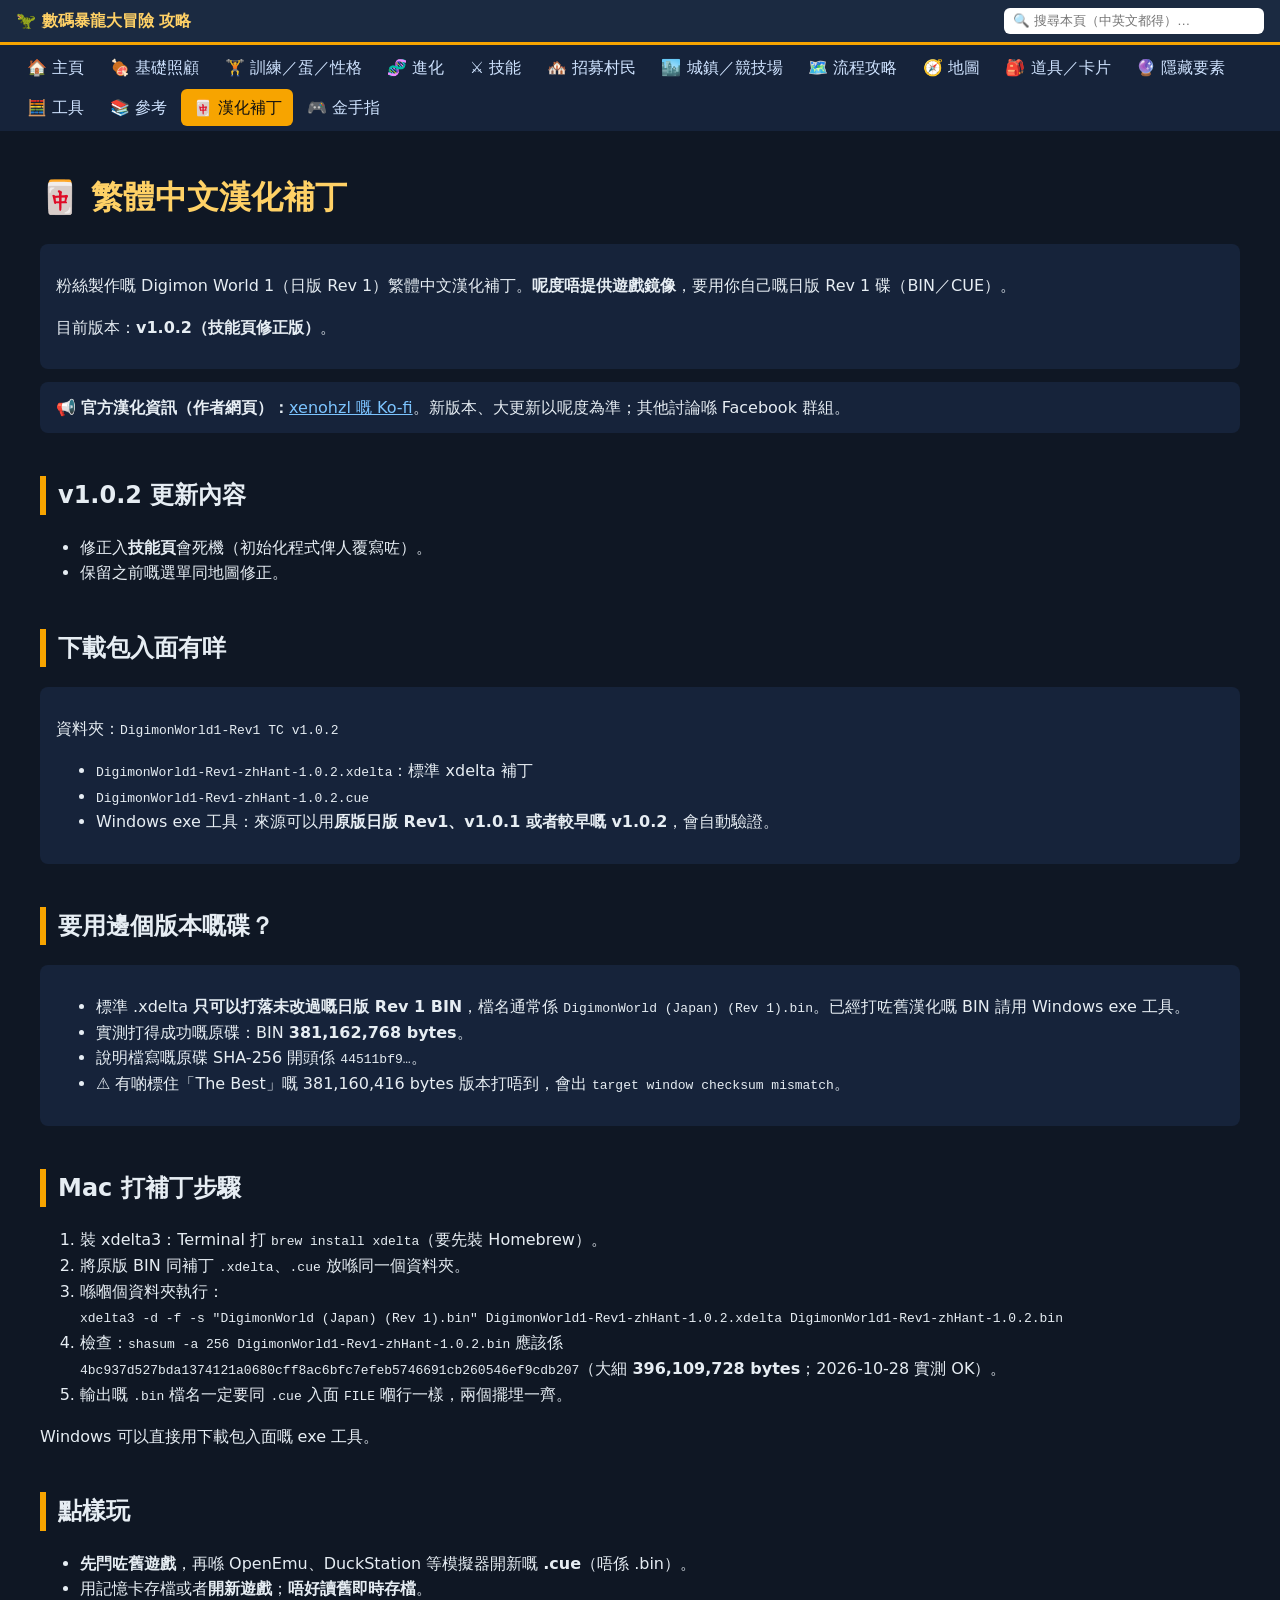
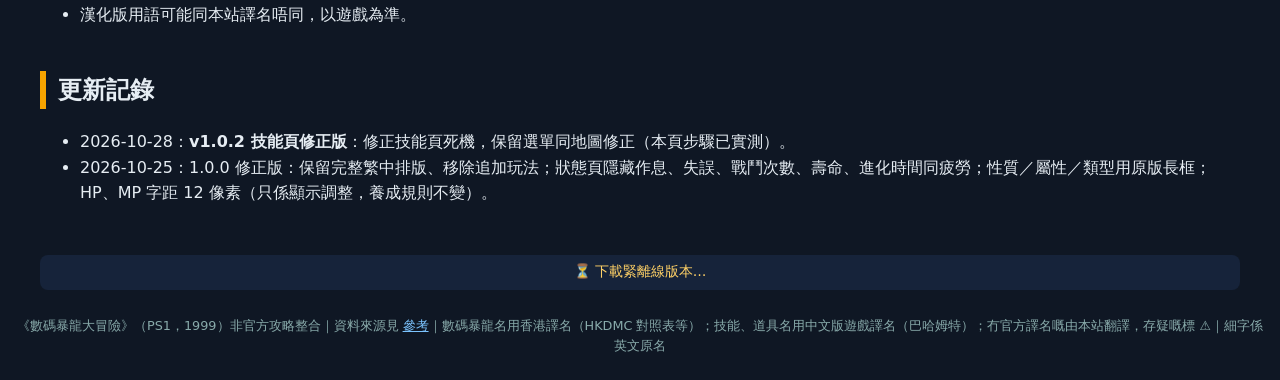
<file: patch.html>
<!doctype html><html lang="zh-HK"><head><meta charset="utf-8"><meta name="viewport" content="width=device-width,initial-scale=1"><title>繁中漢化補丁 – 數碼暴龍大冒險 攻略</title><link rel="stylesheet" href="style.css?v=675559d62b"><link rel="manifest" href="manifest.webmanifest"><meta name="theme-color" content="#1b2a41"><link rel="icon" type="image/png" sizes="192x192" href="img/pwa/icon-192.png"><link rel="apple-touch-icon" href="img/pwa/apple-touch-icon.png"><meta name="apple-mobile-web-app-capable" content="yes"><meta name="mobile-web-app-capable" content="yes"><meta name="apple-mobile-web-app-status-bar-style" content="black-translucent"><meta name="apple-mobile-web-app-title" content="數碼暴龍攻略"></head><body>
<header><button id="hb" aria-label="選單">☰</button><a class="logo" href="index.html">🦖 數碼暴龍大冒險 攻略</a><input id="q" type="search" placeholder="🔍 搜尋本頁（中英文都得）…"></header>
<nav id="nav"><a href="index.html">🏠 主頁</a><a href="basics.html">🍖 基礎照顧</a><a href="training.html">🏋️ 訓練／蛋／性格</a><a href="evolution.html">🧬 進化</a><a href="techniques.html">⚔️ 技能</a><a href="recruitment.html">🏘️ 招募村民</a><a href="town.html">🏙️ 城鎮／競技場</a><a href="walkthrough.html">🗺️ 流程攻略</a><a href="map.html">🧭 地圖</a><a href="items.html">🎒 道具／卡片</a><a href="secrets.html">🔮 隱藏要素</a><a href="tools.html">🧮 工具</a><a href="references.html">📚 參考</a><a href="patch.html" class=on>🀄 漢化補丁</a><a href="cheats.html">🎮 金手指</a></nav><main><h1>🀄 繁體中文漢化補丁</h1>
<div class="card"><p>粉絲製作嘅 Digimon World 1（日版 Rev 1）繁體中文漢化補丁。<b>呢度唔提供遊戲鏡像</b>，要用你自己嘅日版 Rev 1 碟（BIN／CUE）。</p>
<p>目前版本：<b>v1.0.2（技能頁修正版）</b>。</p></div>
<div class="card">📢 <b>官方漢化資訊（作者網頁）：</b><a href="https://ko-fi.com/xenohzl">xenohzl 嘅 Ko-fi</a>。新版本、大更新以呢度為準；其他討論喺 Facebook 群組。</div>
<h2>v1.0.2 更新內容</h2><ul>
<li>修正入<b>技能頁</b>會死機（初始化程式俾人覆寫咗）。</li>
<li>保留之前嘅選單同地圖修正。</li></ul>
<h2>下載包入面有咩</h2><div class="card"><p>資料夾：<code>DigimonWorld1-Rev1 TC v1.0.2</code></p><ul>
<li><code>DigimonWorld1-Rev1-zhHant-1.0.2.xdelta</code>：標準 xdelta 補丁</li>
<li><code>DigimonWorld1-Rev1-zhHant-1.0.2.cue</code></li>
<li>Windows exe 工具：來源可以用<b>原版日版 Rev1、v1.0.1 或者較早嘅 v1.0.2</b>，會自動驗證。</li></ul></div>
<h2>要用邊個版本嘅碟？</h2><div class="card"><ul>
<li>標準 .xdelta <b>只可以打落未改過嘅日版 Rev 1 BIN</b>，檔名通常係 <code>DigimonWorld (Japan) (Rev 1).bin</code>。已經打咗舊漢化嘅 BIN 請用 Windows exe 工具。</li>
<li>實測打得成功嘅原碟：BIN <b>381,162,768 bytes</b>。</li>
<li>說明檔寫嘅原碟 SHA-256 開頭係 <code>44511bf9…</code>。</li>
<li>⚠️ 有啲標住「The Best」嘅 381,160,416 bytes 版本打唔到，會出 <code>target window checksum mismatch</code>。</li></ul></div>
<h2>Mac 打補丁步驟</h2><ol>
<li>裝 xdelta3：Terminal 打 <code>brew install xdelta</code>（要先裝 Homebrew）。</li>
<li>將原版 BIN 同補丁 <code>.xdelta</code>、<code>.cue</code> 放喺同一個資料夾。</li>
<li>喺嗰個資料夾執行：<br><code>xdelta3 -d -f -s "DigimonWorld (Japan) (Rev 1).bin" DigimonWorld1-Rev1-zhHant-1.0.2.xdelta DigimonWorld1-Rev1-zhHant-1.0.2.bin</code></li>
<li>檢查：<code>shasum -a 256 DigimonWorld1-Rev1-zhHant-1.0.2.bin</code> 應該係<br><code>4bc937d527bda1374121a0680cff8ac6bfc7efeb5746691cb260546ef9cdb207</code>（大細 <b>396,109,728 bytes</b>；2026-10-28 實測 OK）。</li>
<li>輸出嘅 <code>.bin</code> 檔名一定要同 <code>.cue</code> 入面 <code>FILE</code> 嗰行一樣，兩個擺埋一齊。</li></ol>
<p>Windows 可以直接用下載包入面嘅 exe 工具。</p>
<h2>點樣玩</h2><ul>
<li><b>先閂咗舊遊戲</b>，再喺 OpenEmu、DuckStation 等模擬器開新嘅 <b>.cue</b>（唔係 .bin）。</li>
<li>用記憶卡存檔或者<b>開新遊戲</b>；<b>唔好讀舊即時存檔</b>。</li>
<li>漢化版用語可能同本站譯名唔同，以遊戲為準。</li></ul>
<h2>更新記錄</h2><ul><li>2026-10-28：<b>v1.0.2 技能頁修正版</b>：修正技能頁死機，保留選單同地圖修正（本頁步驟已實測）。</li><li>2026-10-25：1.0.0 修正版：保留完整繁中排版、移除追加玩法；狀態頁隱藏作息、失誤、戰鬥次數、壽命、進化時間同疲勞；性質／屬性／類型用原版長框；HP、MP 字距 12 像素（只係顯示調整，養成規則不變）。</li></ul>
</main><div id="pwa-status" class="pwa-st" hidden></div><footer>《數碼暴龍大冒險》（PS1，1999）非官方攻略整合｜資料來源見 <a href="references.html">參考</a>｜數碼暴龍名用香港譯名（HKDMC 對照表等）；技能、道具名用中文版遊戲譯名（巴哈姆特）；冇官方譯名嘅由本站翻譯，存疑嘅標 ⚠️｜細字係英文原名</footer><script src="app.js?v=675559d62b"></script></body></html>
</file>
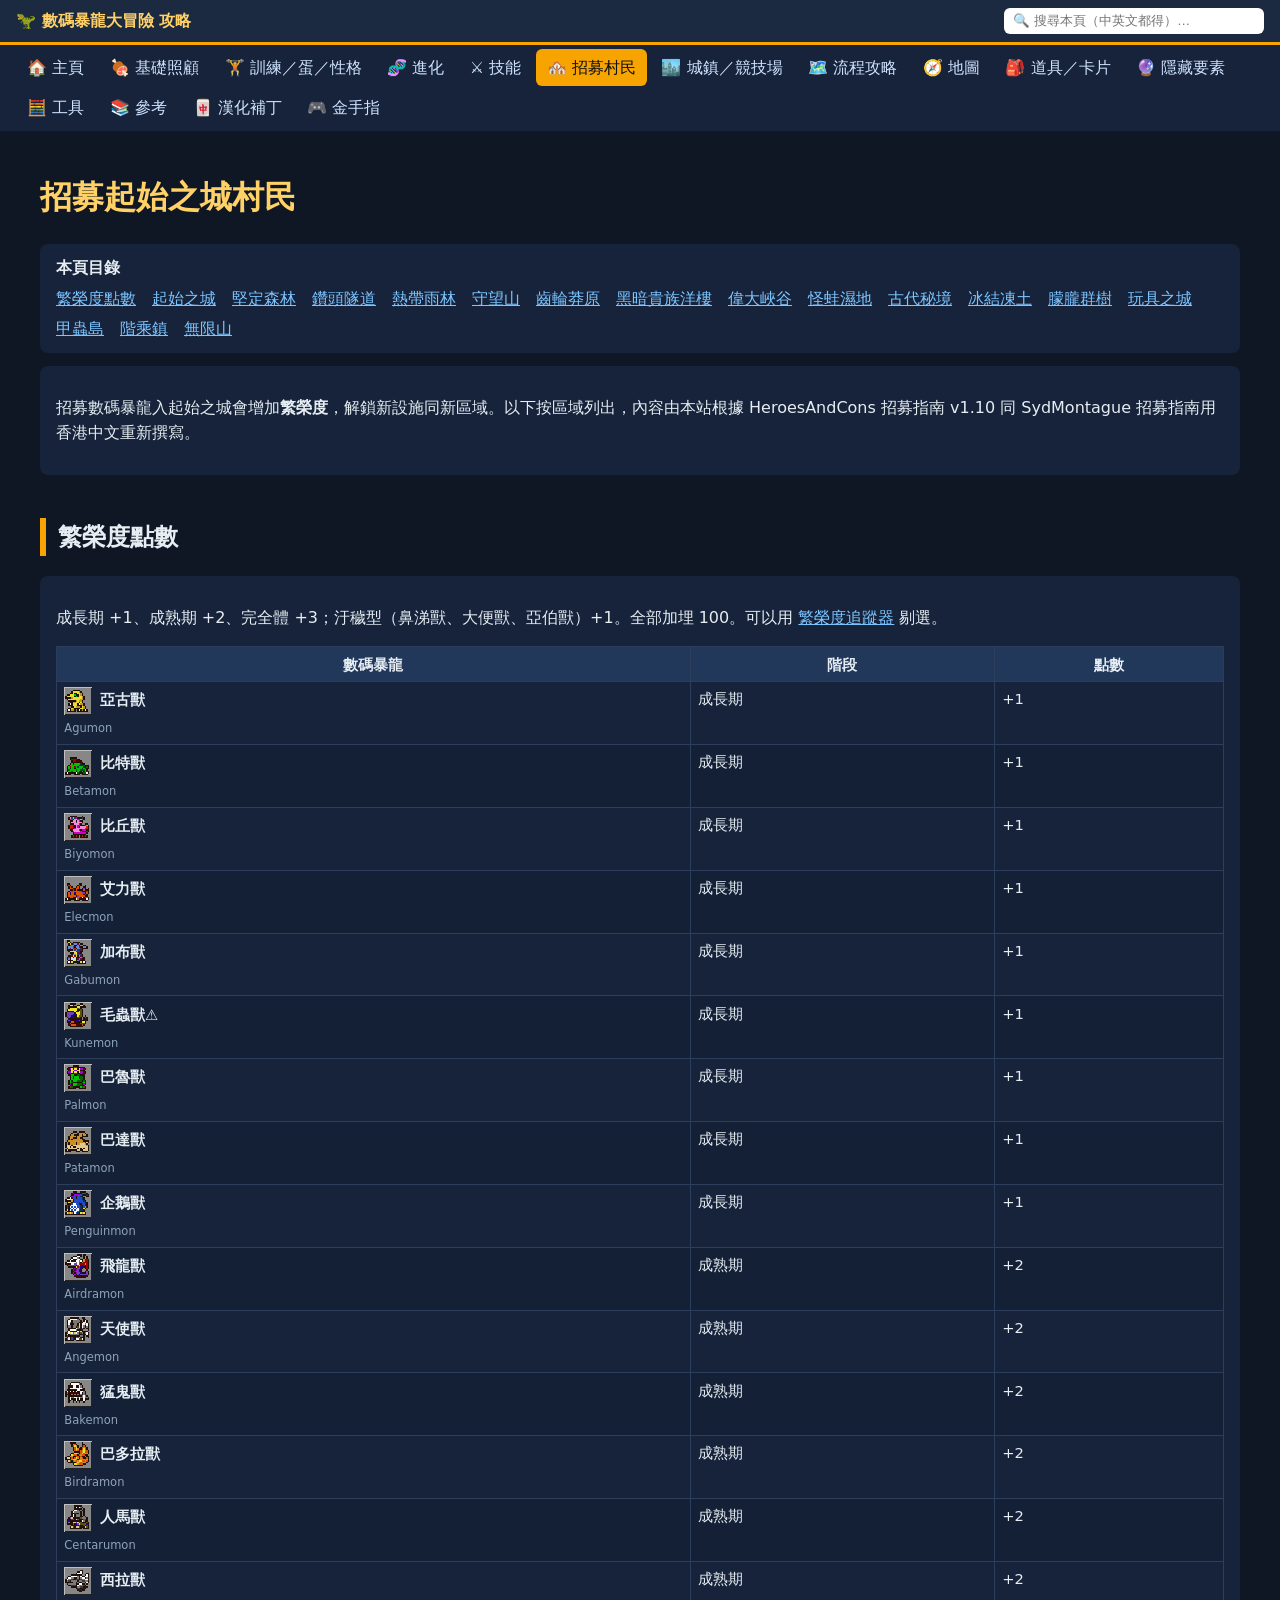
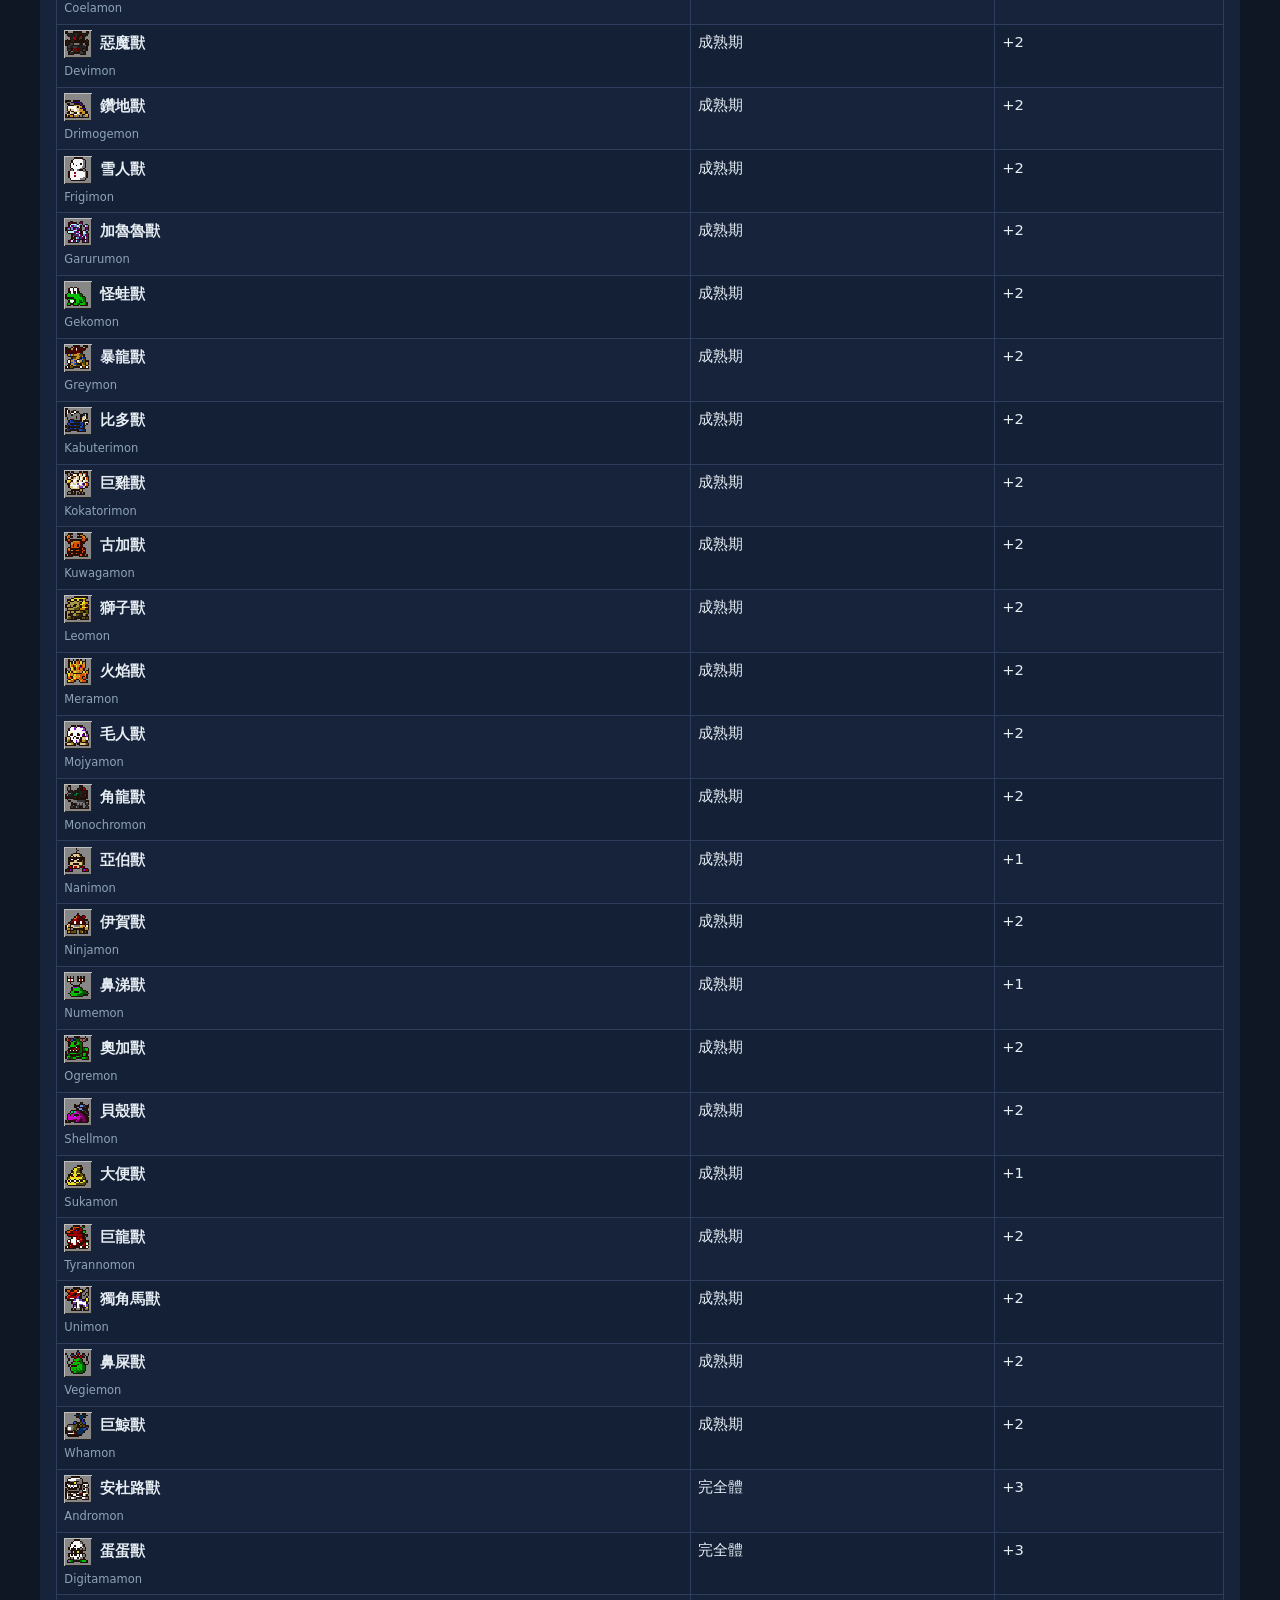
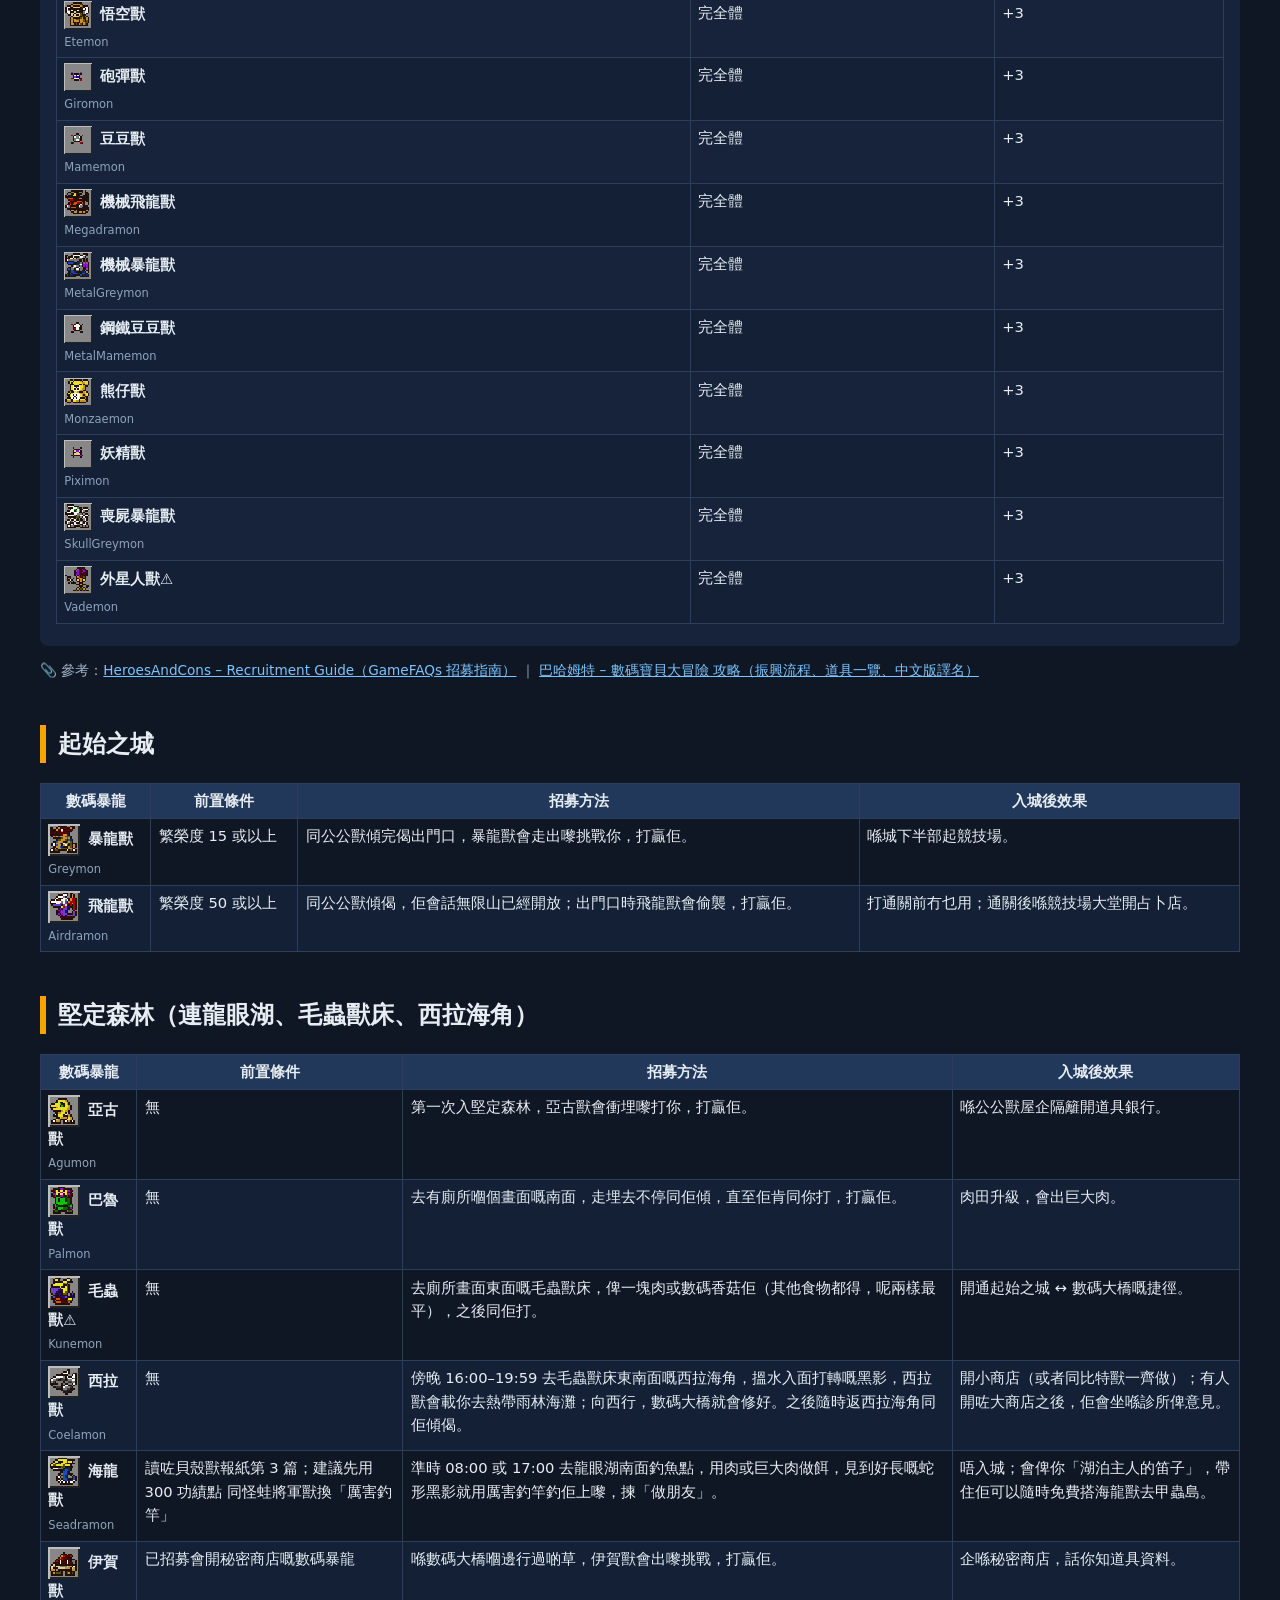
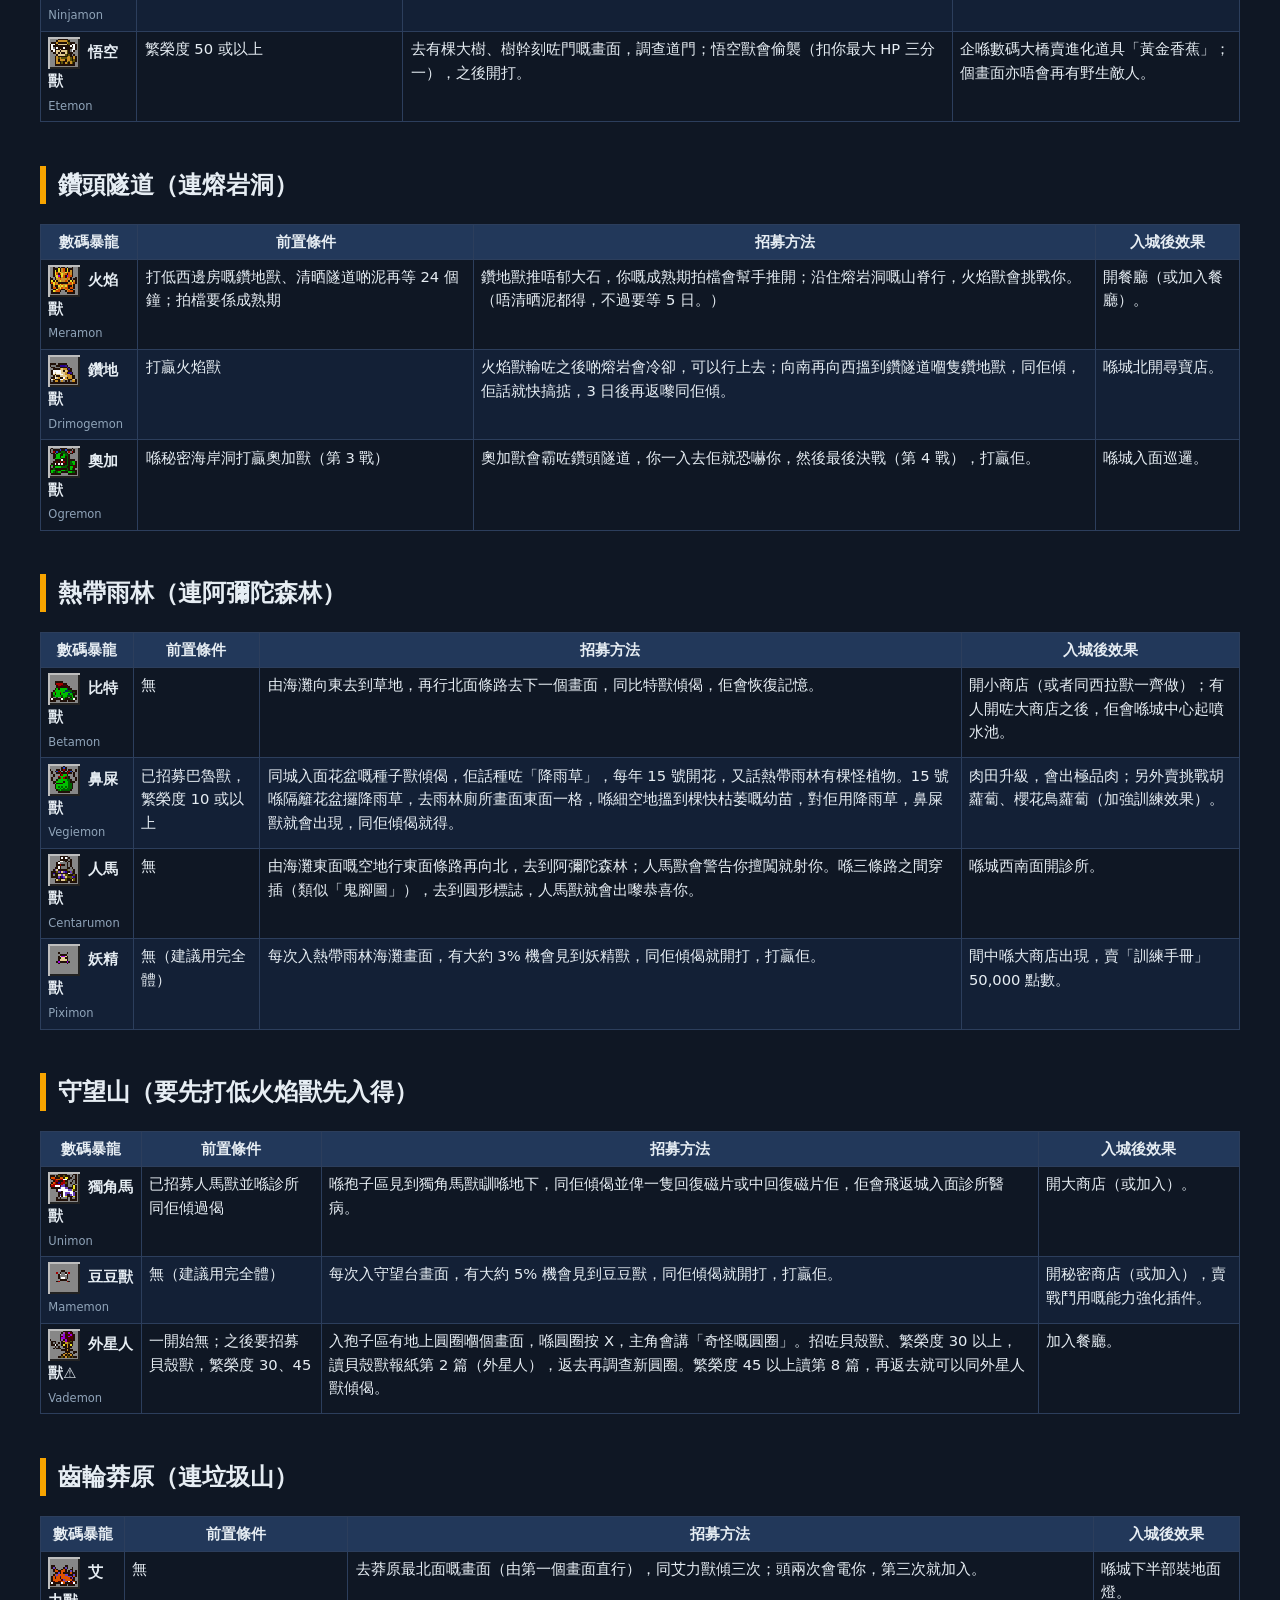
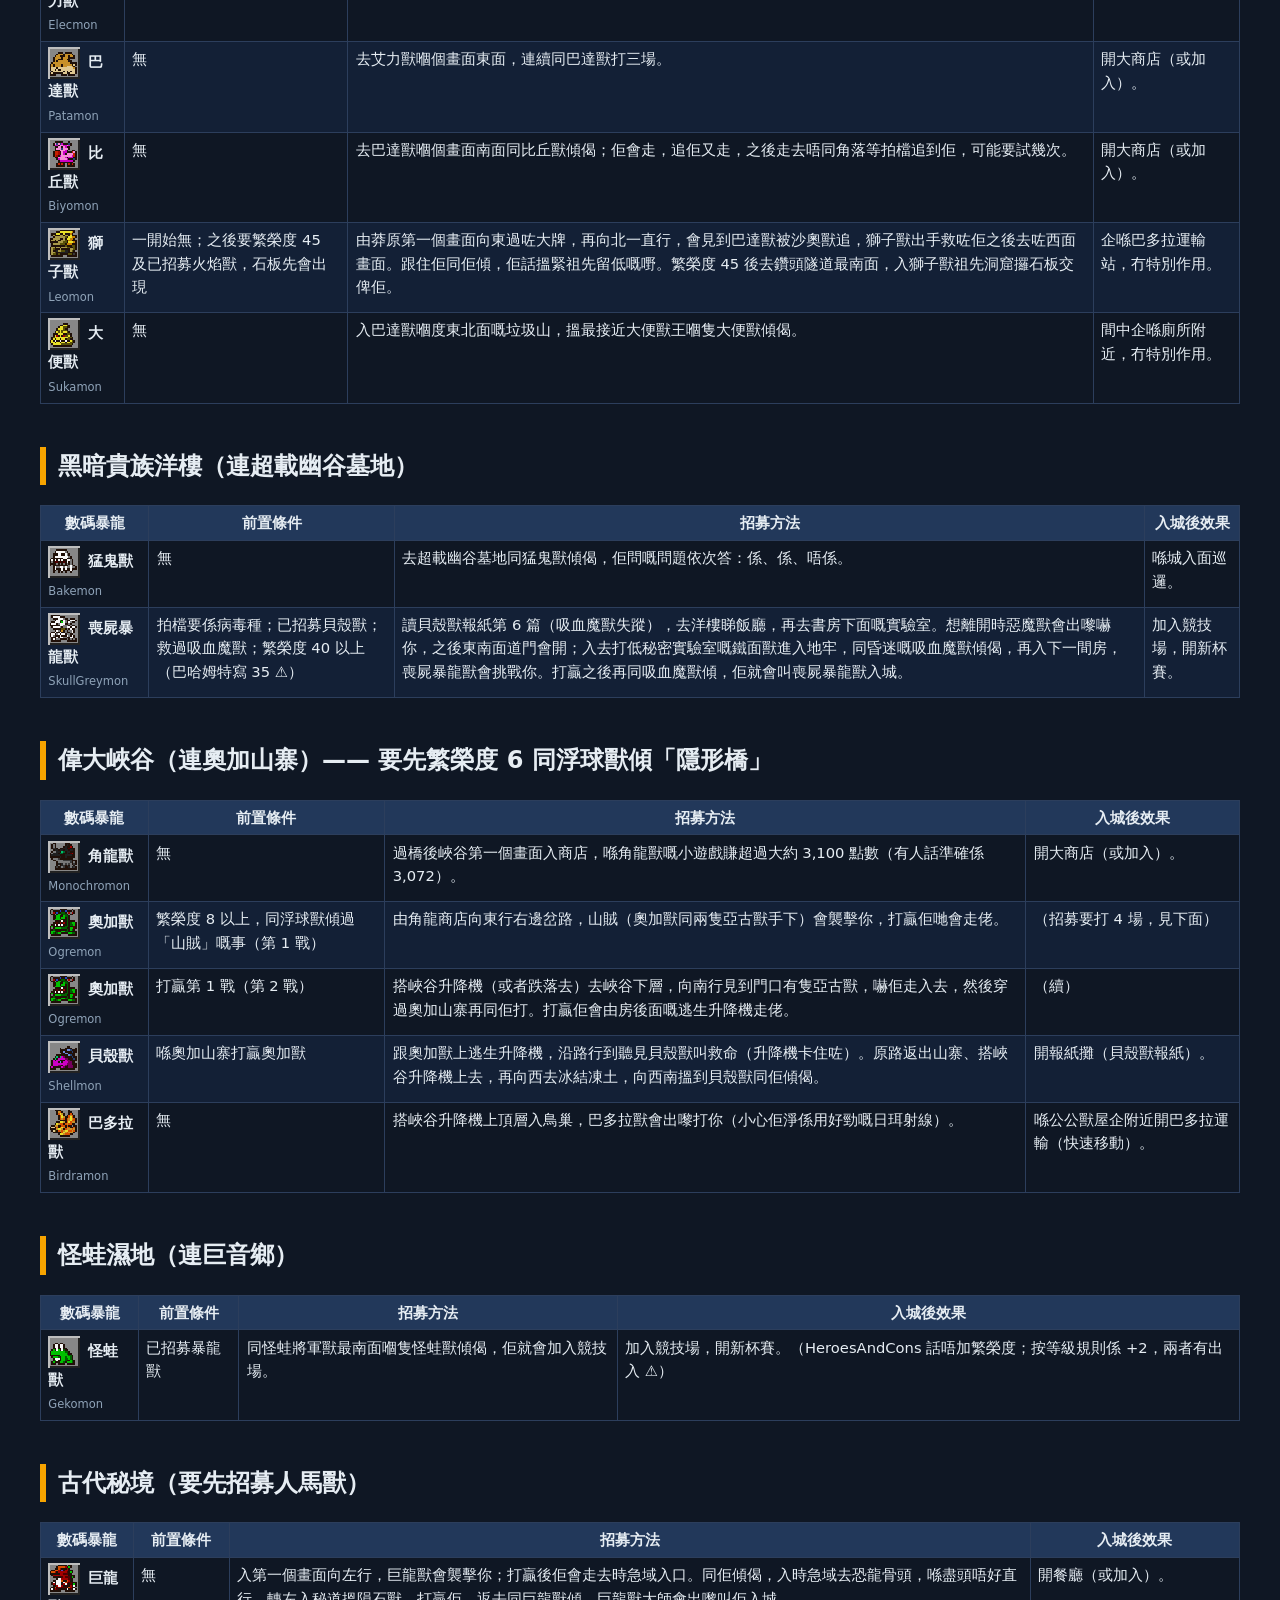
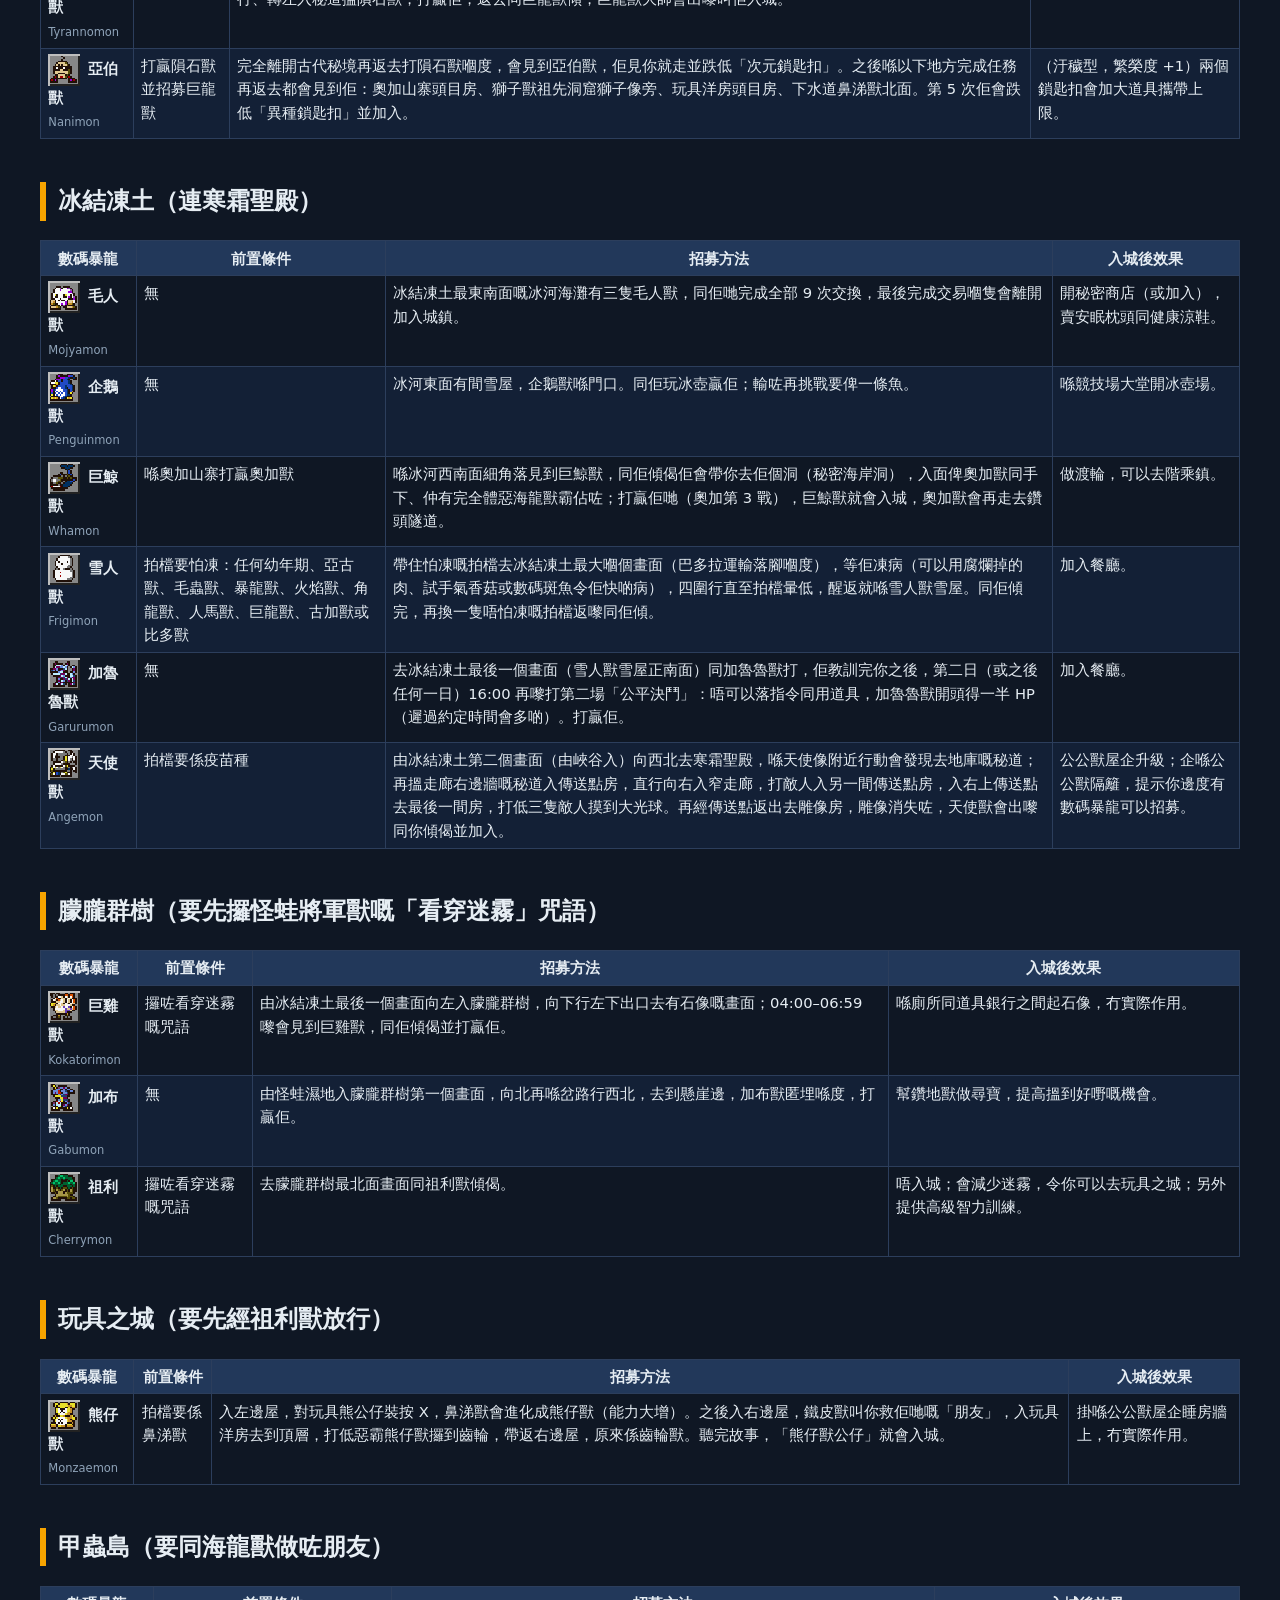
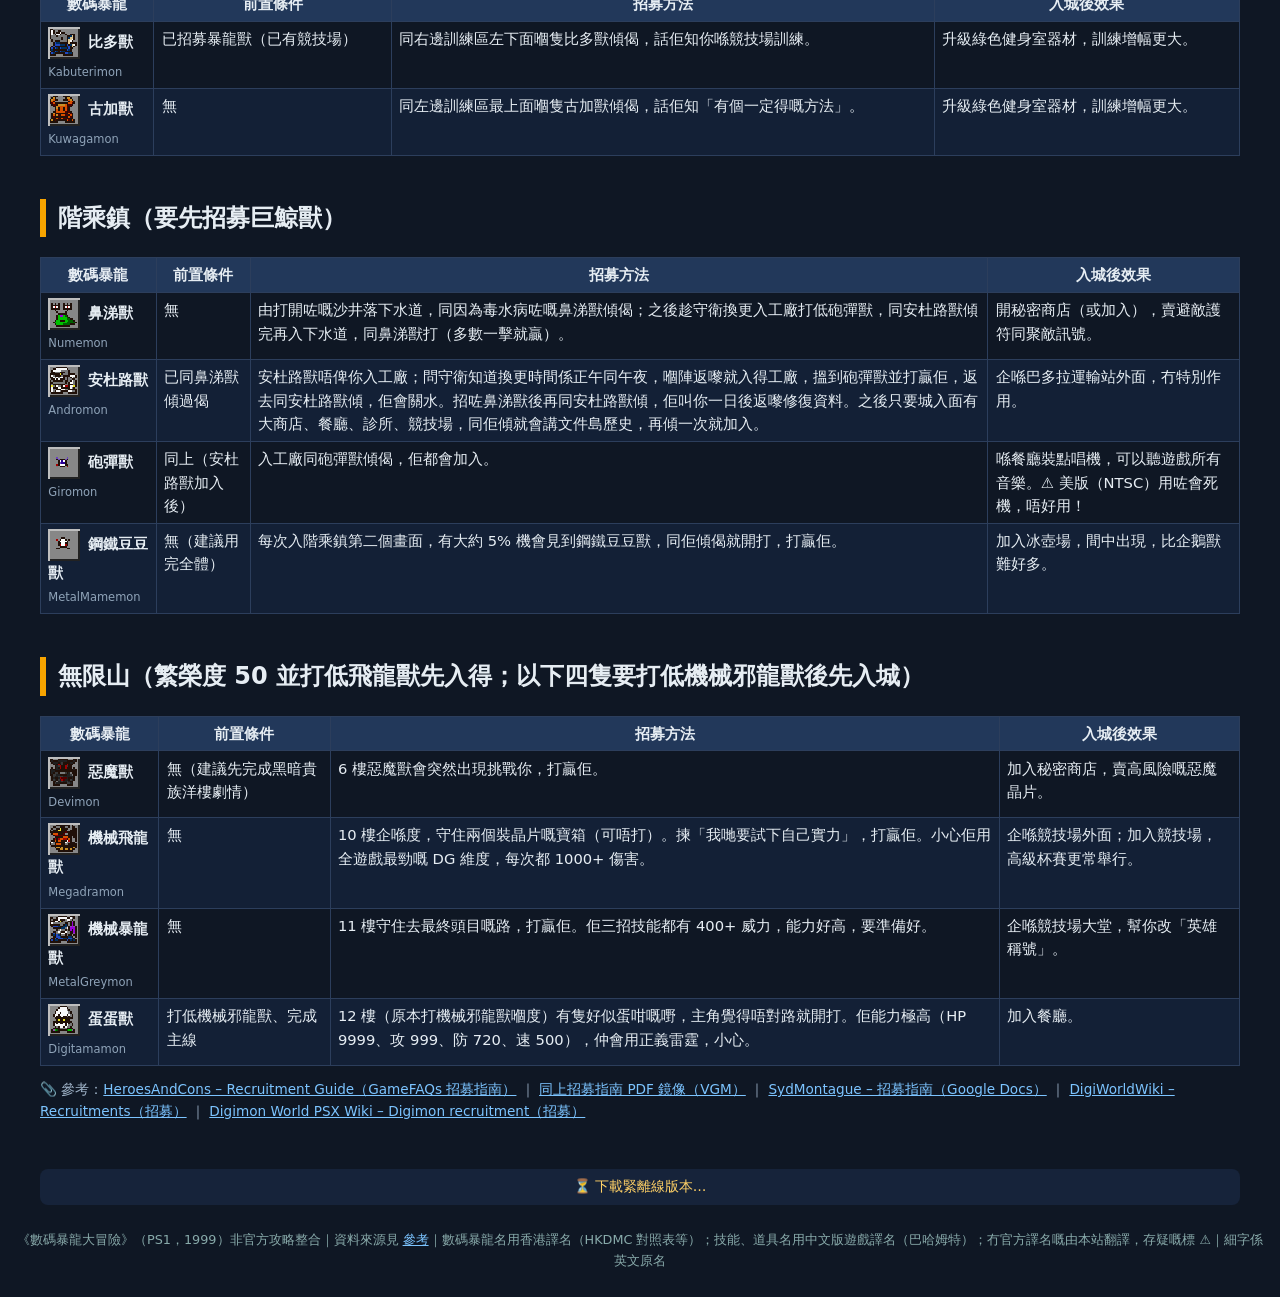
<file: recruitment.html>
<!doctype html><html lang="zh-HK"><head><meta charset="utf-8"><meta name="viewport" content="width=device-width,initial-scale=1"><title>招募起始之城村民 – 數碼暴龍大冒險 攻略</title><link rel="stylesheet" href="style.css?v=675559d62b"><link rel="manifest" href="manifest.webmanifest"><meta name="theme-color" content="#1b2a41"><link rel="icon" type="image/png" sizes="192x192" href="img/pwa/icon-192.png"><link rel="apple-touch-icon" href="img/pwa/apple-touch-icon.png"><meta name="apple-mobile-web-app-capable" content="yes"><meta name="mobile-web-app-capable" content="yes"><meta name="apple-mobile-web-app-status-bar-style" content="black-translucent"><meta name="apple-mobile-web-app-title" content="數碼暴龍攻略"></head><body>
<header><button id="hb" aria-label="選單">☰</button><a class="logo" href="index.html">🦖 數碼暴龍大冒險 攻略</a><input id="q" type="search" placeholder="🔍 搜尋本頁（中英文都得）…"></header>
<nav id="nav"><a href="index.html">🏠 主頁</a><a href="basics.html">🍖 基礎照顧</a><a href="training.html">🏋️ 訓練／蛋／性格</a><a href="evolution.html">🧬 進化</a><a href="techniques.html">⚔️ 技能</a><a href="recruitment.html" class=on>🏘️ 招募村民</a><a href="town.html">🏙️ 城鎮／競技場</a><a href="walkthrough.html">🗺️ 流程攻略</a><a href="map.html">🧭 地圖</a><a href="items.html">🎒 道具／卡片</a><a href="secrets.html">🔮 隱藏要素</a><a href="tools.html">🧮 工具</a><a href="references.html">📚 參考</a><a href="patch.html">🀄 漢化補丁</a><a href="cheats.html">🎮 金手指</a></nav><main><h1>招募起始之城村民</h1><nav class="toc"><b>本頁目錄</b><a href="#ppts">繁榮度點數</a><a href="#r01">起始之城</a><a href="#r02">堅定森林</a><a href="#r03">鑽頭隧道</a><a href="#r04">熱帶雨林</a><a href="#r05">守望山</a><a href="#r06">齒輪莽原</a><a href="#r07">黑暗貴族洋樓</a><a href="#r08">偉大峽谷</a><a href="#r09">怪蛙濕地</a><a href="#r10">古代秘境</a><a href="#r11">冰結凍土</a><a href="#r12">朦朧群樹</a><a href="#r13">玩具之城</a><a href="#r14">甲蟲島</a><a href="#r15">階乘鎮</a><a href="#r16">無限山</a></nav><div class="card"><p>招募數碼暴龍入起始之城會增加<b>繁榮度</b>，解鎖新設施同新區域。以下按區域列出，內容由本站根據 HeroesAndCons 招募指南 v1.10 同 SydMontague 招募指南用香港中文重新撰寫。</p></div><h2 id="ppts">繁榮度點數</h2><div class="card"><p>成長期 +1、成熟期 +2、完全體 +3；汙穢型（鼻涕獸、大便獸、亞伯獸）+1。全部加埋 100。可以用 <a href="town.html#pros">繁榮度追蹤器</a> 剔選。</p><div class="tw"><table class="stack"><thead><tr><th>數碼暴龍</th><th>階段</th><th>點數</th></tr></thead><tbody><tr><td data-l="數碼暴龍"><img src="img/icons_agumon-icon.png" width="28" height="28" alt="" loading="lazy"> <b>亞古獸</b><br><small lang="en">Agumon</small></td><td data-l="階段">成長期</td><td data-l="點數">+1</td></tr><tr><td data-l="數碼暴龍"><img src="img/icons_betamon-icon.png" width="28" height="28" alt="" loading="lazy"> <b>比特獸</b><br><small lang="en">Betamon</small></td><td data-l="階段">成長期</td><td data-l="點數">+1</td></tr><tr><td data-l="數碼暴龍"><img src="img/icons_biyomon-icon.png" width="28" height="28" alt="" loading="lazy"> <b>比丘獸</b><br><small lang="en">Biyomon</small></td><td data-l="階段">成長期</td><td data-l="點數">+1</td></tr><tr><td data-l="數碼暴龍"><img src="img/icons_elecmon-icon.png" width="28" height="28" alt="" loading="lazy"> <b>艾力獸</b><br><small lang="en">Elecmon</small></td><td data-l="階段">成長期</td><td data-l="點數">+1</td></tr><tr><td data-l="數碼暴龍"><img src="img/icons_gabumon-icon.png" width="28" height="28" alt="" loading="lazy"> <b>加布獸</b><br><small lang="en">Gabumon</small></td><td data-l="階段">成長期</td><td data-l="點數">+1</td></tr><tr><td data-l="數碼暴龍"><img src="img/icons_kunemon-icon.png" width="28" height="28" alt="" loading="lazy"> <b>毛蟲獸</b>⚠️<br><small lang="en">Kunemon</small></td><td data-l="階段">成長期</td><td data-l="點數">+1</td></tr><tr><td data-l="數碼暴龍"><img src="img/icons_palmon-icon.png" width="28" height="28" alt="" loading="lazy"> <b>巴魯獸</b><br><small lang="en">Palmon</small></td><td data-l="階段">成長期</td><td data-l="點數">+1</td></tr><tr><td data-l="數碼暴龍"><img src="img/icons_patamon-icon.png" width="28" height="28" alt="" loading="lazy"> <b>巴達獸</b><br><small lang="en">Patamon</small></td><td data-l="階段">成長期</td><td data-l="點數">+1</td></tr><tr><td data-l="數碼暴龍"><img src="img/icons_penguinmon-icon.png" width="28" height="28" alt="" loading="lazy"> <b>企鵝獸</b><br><small lang="en">Penguinmon</small></td><td data-l="階段">成長期</td><td data-l="點數">+1</td></tr><tr><td data-l="數碼暴龍"><img src="img/icons_airdramon-icon.png" width="28" height="28" alt="" loading="lazy"> <b>飛龍獸</b><br><small lang="en">Airdramon</small></td><td data-l="階段">成熟期</td><td data-l="點數">+2</td></tr><tr><td data-l="數碼暴龍"><img src="img/icons_angemon-icon.png" width="28" height="28" alt="" loading="lazy"> <b>天使獸</b><br><small lang="en">Angemon</small></td><td data-l="階段">成熟期</td><td data-l="點數">+2</td></tr><tr><td data-l="數碼暴龍"><img src="img/icons_bakemon-icon.png" width="28" height="28" alt="" loading="lazy"> <b>猛鬼獸</b><br><small lang="en">Bakemon</small></td><td data-l="階段">成熟期</td><td data-l="點數">+2</td></tr><tr><td data-l="數碼暴龍"><img src="img/icons_birdramon-icon.png" width="28" height="28" alt="" loading="lazy"> <b>巴多拉獸</b><br><small lang="en">Birdramon</small></td><td data-l="階段">成熟期</td><td data-l="點數">+2</td></tr><tr><td data-l="數碼暴龍"><img src="img/icons_centarumon-icon.png" width="28" height="28" alt="" loading="lazy"> <b>人馬獸</b><br><small lang="en">Centarumon</small></td><td data-l="階段">成熟期</td><td data-l="點數">+2</td></tr><tr><td data-l="數碼暴龍"><img src="img/icons_coelamon-icon.png" width="28" height="28" alt="" loading="lazy"> <b>西拉獸</b><br><small lang="en">Coelamon</small></td><td data-l="階段">成熟期</td><td data-l="點數">+2</td></tr><tr><td data-l="數碼暴龍"><img src="img/icons_devimon-icon.png" width="28" height="28" alt="" loading="lazy"> <b>惡魔獸</b><br><small lang="en">Devimon</small></td><td data-l="階段">成熟期</td><td data-l="點數">+2</td></tr><tr><td data-l="數碼暴龍"><img src="img/icons_drimogemon-icon.png" width="28" height="28" alt="" loading="lazy"> <b>鑽地獸</b><br><small lang="en">Drimogemon</small></td><td data-l="階段">成熟期</td><td data-l="點數">+2</td></tr><tr><td data-l="數碼暴龍"><img src="img/icons_frigimon-icon.png" width="28" height="28" alt="" loading="lazy"> <b>雪人獸</b><br><small lang="en">Frigimon</small></td><td data-l="階段">成熟期</td><td data-l="點數">+2</td></tr><tr><td data-l="數碼暴龍"><img src="img/icons_garurumon-icon.png" width="28" height="28" alt="" loading="lazy"> <b>加魯魯獸</b><br><small lang="en">Garurumon</small></td><td data-l="階段">成熟期</td><td data-l="點數">+2</td></tr><tr><td data-l="數碼暴龍"><img src="img/icons_gekomon-icon.png" width="28" height="28" alt="" loading="lazy"> <b>怪蛙獸</b><br><small lang="en">Gekomon</small></td><td data-l="階段">成熟期</td><td data-l="點數">+2</td></tr><tr><td data-l="數碼暴龍"><img src="img/icons_greymon-icon.png" width="28" height="28" alt="" loading="lazy"> <b>暴龍獸</b><br><small lang="en">Greymon</small></td><td data-l="階段">成熟期</td><td data-l="點數">+2</td></tr><tr><td data-l="數碼暴龍"><img src="img/icons_kabuterimon-icon.png" width="28" height="28" alt="" loading="lazy"> <b>比多獸</b><br><small lang="en">Kabuterimon</small></td><td data-l="階段">成熟期</td><td data-l="點數">+2</td></tr><tr><td data-l="數碼暴龍"><img src="img/icons_kokatorimon-icon.png" width="28" height="28" alt="" loading="lazy"> <b>巨雞獸</b><br><small lang="en">Kokatorimon</small></td><td data-l="階段">成熟期</td><td data-l="點數">+2</td></tr><tr><td data-l="數碼暴龍"><img src="img/icons_kuwagamon-icon.png" width="28" height="28" alt="" loading="lazy"> <b>古加獸</b><br><small lang="en">Kuwagamon</small></td><td data-l="階段">成熟期</td><td data-l="點數">+2</td></tr><tr><td data-l="數碼暴龍"><img src="img/icons_leomon-icon.png" width="28" height="28" alt="" loading="lazy"> <b>獅子獸</b><br><small lang="en">Leomon</small></td><td data-l="階段">成熟期</td><td data-l="點數">+2</td></tr><tr><td data-l="數碼暴龍"><img src="img/icons_meramon-icon.png" width="28" height="28" alt="" loading="lazy"> <b>火焰獸</b><br><small lang="en">Meramon</small></td><td data-l="階段">成熟期</td><td data-l="點數">+2</td></tr><tr><td data-l="數碼暴龍"><img src="img/icons_mojyamon-icon.png" width="28" height="28" alt="" loading="lazy"> <b>毛人獸</b><br><small lang="en">Mojyamon</small></td><td data-l="階段">成熟期</td><td data-l="點數">+2</td></tr><tr><td data-l="數碼暴龍"><img src="img/icons_monochromon-icon.png" width="28" height="28" alt="" loading="lazy"> <b>角龍獸</b><br><small lang="en">Monochromon</small></td><td data-l="階段">成熟期</td><td data-l="點數">+2</td></tr><tr><td data-l="數碼暴龍"><img src="img/icons_nanimon-icon.png" width="28" height="28" alt="" loading="lazy"> <b>亞伯獸</b><br><small lang="en">Nanimon</small></td><td data-l="階段">成熟期</td><td data-l="點數">+1</td></tr><tr><td data-l="數碼暴龍"><img src="img/icons_ninjamon-icon.png" width="28" height="28" alt="" loading="lazy"> <b>伊賀獸</b><br><small lang="en">Ninjamon</small></td><td data-l="階段">成熟期</td><td data-l="點數">+2</td></tr><tr><td data-l="數碼暴龍"><img src="img/icons_numemon-icon.png" width="28" height="28" alt="" loading="lazy"> <b>鼻涕獸</b><br><small lang="en">Numemon</small></td><td data-l="階段">成熟期</td><td data-l="點數">+1</td></tr><tr><td data-l="數碼暴龍"><img src="img/icons_ogremon-icon.png" width="28" height="28" alt="" loading="lazy"> <b>奧加獸</b><br><small lang="en">Ogremon</small></td><td data-l="階段">成熟期</td><td data-l="點數">+2</td></tr><tr><td data-l="數碼暴龍"><img src="img/icons_shellmon-icon.png" width="28" height="28" alt="" loading="lazy"> <b>貝殼獸</b><br><small lang="en">Shellmon</small></td><td data-l="階段">成熟期</td><td data-l="點數">+2</td></tr><tr><td data-l="數碼暴龍"><img src="img/icons_sukamon-icon.png" width="28" height="28" alt="" loading="lazy"> <b>大便獸</b><br><small lang="en">Sukamon</small></td><td data-l="階段">成熟期</td><td data-l="點數">+1</td></tr><tr><td data-l="數碼暴龍"><img src="img/icons_tyrannomon-icon.png" width="28" height="28" alt="" loading="lazy"> <b>巨龍獸</b><br><small lang="en">Tyrannomon</small></td><td data-l="階段">成熟期</td><td data-l="點數">+2</td></tr><tr><td data-l="數碼暴龍"><img src="img/icons_unimon-icon.png" width="28" height="28" alt="" loading="lazy"> <b>獨角馬獸</b><br><small lang="en">Unimon</small></td><td data-l="階段">成熟期</td><td data-l="點數">+2</td></tr><tr><td data-l="數碼暴龍"><img src="img/icons_vegiemon-icon.png" width="28" height="28" alt="" loading="lazy"> <b>鼻屎獸</b><br><small lang="en">Vegiemon</small></td><td data-l="階段">成熟期</td><td data-l="點數">+2</td></tr><tr><td data-l="數碼暴龍"><img src="img/icons_whamon-icon.png" width="28" height="28" alt="" loading="lazy"> <b>巨鯨獸</b><br><small lang="en">Whamon</small></td><td data-l="階段">成熟期</td><td data-l="點數">+2</td></tr><tr><td data-l="數碼暴龍"><img src="img/icons_andromon-icon.png" width="28" height="28" alt="" loading="lazy"> <b>安杜路獸</b><br><small lang="en">Andromon</small></td><td data-l="階段">完全體</td><td data-l="點數">+3</td></tr><tr><td data-l="數碼暴龍"><img src="img/icons_digitamamon-icon.png" width="28" height="28" alt="" loading="lazy"> <b>蛋蛋獸</b><br><small lang="en">Digitamamon</small></td><td data-l="階段">完全體</td><td data-l="點數">+3</td></tr><tr><td data-l="數碼暴龍"><img src="img/icons_etemon-icon.png" width="28" height="28" alt="" loading="lazy"> <b>悟空獸</b><br><small lang="en">Etemon</small></td><td data-l="階段">完全體</td><td data-l="點數">+3</td></tr><tr><td data-l="數碼暴龍"><img src="img/icons_giromon-icon.png" width="28" height="28" alt="" loading="lazy"> <b>砲彈獸</b><br><small lang="en">Giromon</small></td><td data-l="階段">完全體</td><td data-l="點數">+3</td></tr><tr><td data-l="數碼暴龍"><img src="img/icons_mamemon-icon.png" width="28" height="28" alt="" loading="lazy"> <b>豆豆獸</b><br><small lang="en">Mamemon</small></td><td data-l="階段">完全體</td><td data-l="點數">+3</td></tr><tr><td data-l="數碼暴龍"><img src="img/icons_megadramon-icon.png" width="28" height="28" alt="" loading="lazy"> <b>機械飛龍獸</b><br><small lang="en">Megadramon</small></td><td data-l="階段">完全體</td><td data-l="點數">+3</td></tr><tr><td data-l="數碼暴龍"><img src="img/icons_metalgreymon-icon.png" width="28" height="28" alt="" loading="lazy"> <b>機械暴龍獸</b><br><small lang="en">MetalGreymon</small></td><td data-l="階段">完全體</td><td data-l="點數">+3</td></tr><tr><td data-l="數碼暴龍"><img src="img/icons_metalmamemon-icon.png" width="28" height="28" alt="" loading="lazy"> <b>鋼鐵豆豆獸</b><br><small lang="en">MetalMamemon</small></td><td data-l="階段">完全體</td><td data-l="點數">+3</td></tr><tr><td data-l="數碼暴龍"><img src="img/icons_monzaemon-icon.png" width="28" height="28" alt="" loading="lazy"> <b>熊仔獸</b><br><small lang="en">Monzaemon</small></td><td data-l="階段">完全體</td><td data-l="點數">+3</td></tr><tr><td data-l="數碼暴龍"><img src="img/icons_piximon-icon.png" width="28" height="28" alt="" loading="lazy"> <b>妖精獸</b><br><small lang="en">Piximon</small></td><td data-l="階段">完全體</td><td data-l="點數">+3</td></tr><tr><td data-l="數碼暴龍"><img src="img/icons_skullgreymon-icon.png" width="28" height="28" alt="" loading="lazy"> <b>喪屍暴龍獸</b><br><small lang="en">SkullGreymon</small></td><td data-l="階段">完全體</td><td data-l="點數">+3</td></tr><tr><td data-l="數碼暴龍"><img src="img/icons_vademon-icon.png" width="28" height="28" alt="" loading="lazy"> <b>外星人獸</b>⚠️<br><small lang="en">Vademon</small></td><td data-l="階段">完全體</td><td data-l="點數">+3</td></tr></tbody></table></div></div><p class="ref">📎 參考：<a href="https://gamefaqs.gamespot.com/ps/913684-digimon-world/faqs/73895" target="_blank" rel="noopener">HeroesAndCons – Recruitment Guide（GameFAQs 招募指南）</a> ｜ <a href="https://forum.gamer.com.tw/C.php?bsn=7255&snA=9034" target="_blank" rel="noopener">巴哈姆特 – 數碼寶貝大冒險 攻略（振興流程、道具一覽、中文版譯名）</a></p><h2 id="r01">起始之城</h2><div class="tw"><table class="stack"><thead><tr><th>數碼暴龍</th><th>前置條件</th><th>招募方法</th><th>入城後效果</th></tr></thead><tbody><tr><td data-l="數碼暴龍"><img src="img/icons_greymon-icon.png" width="32" height="32" alt="" loading="lazy"> <b>暴龍獸</b><br><small lang="en">Greymon</small></td><td data-l="前置條件">繁榮度 15 或以上</td><td data-l="招募方法">同公公獸傾完偈出門口，暴龍獸會走出嚟挑戰你，打贏佢。</td><td data-l="入城後效果">喺城下半部起競技場。</td></tr><tr><td data-l="數碼暴龍"><img src="img/icons_airdramon-icon.png" width="32" height="32" alt="" loading="lazy"> <b>飛龍獸</b><br><small lang="en">Airdramon</small></td><td data-l="前置條件">繁榮度 50 或以上</td><td data-l="招募方法">同公公獸傾偈，佢會話無限山已經開放；出門口時飛龍獸會偷襲，打贏佢。</td><td data-l="入城後效果">打通關前冇乜用；通關後喺競技場大堂開占卜店。</td></tr></tbody></table></div><h2 id="r02">堅定森林（連龍眼湖、毛蟲獸床、西拉海角）</h2><div class="tw"><table class="stack"><thead><tr><th>數碼暴龍</th><th>前置條件</th><th>招募方法</th><th>入城後效果</th></tr></thead><tbody><tr><td data-l="數碼暴龍"><img src="img/icons_agumon-icon.png" width="32" height="32" alt="" loading="lazy"> <b>亞古獸</b><br><small lang="en">Agumon</small></td><td data-l="前置條件">無</td><td data-l="招募方法">第一次入堅定森林，亞古獸會衝埋嚟打你，打贏佢。</td><td data-l="入城後效果">喺公公獸屋企隔籬開道具銀行。</td></tr><tr><td data-l="數碼暴龍"><img src="img/icons_palmon-icon.png" width="32" height="32" alt="" loading="lazy"> <b>巴魯獸</b><br><small lang="en">Palmon</small></td><td data-l="前置條件">無</td><td data-l="招募方法">去有廁所嗰個畫面嘅南面，走埋去不停同佢傾，直至佢肯同你打，打贏佢。</td><td data-l="入城後效果">肉田升級，會出巨大肉。</td></tr><tr><td data-l="數碼暴龍"><img src="img/icons_kunemon-icon.png" width="32" height="32" alt="" loading="lazy"> <b>毛蟲獸</b>⚠️<br><small lang="en">Kunemon</small></td><td data-l="前置條件">無</td><td data-l="招募方法">去廁所畫面東面嘅毛蟲獸床，俾一塊肉或數碼香菇佢（其他食物都得，呢兩樣最平），之後同佢打。</td><td data-l="入城後效果">開通起始之城 ↔ 數碼大橋嘅捷徑。</td></tr><tr><td data-l="數碼暴龍"><img src="img/icons_coelamon-icon.png" width="32" height="32" alt="" loading="lazy"> <b>西拉獸</b><br><small lang="en">Coelamon</small></td><td data-l="前置條件">無</td><td data-l="招募方法">傍晚 16:00–19:59 去毛蟲獸床東南面嘅西拉海角，搵水入面打轉嘅黑影，西拉獸會載你去熱帶雨林海灘；向西行，數碼大橋就會修好。之後隨時返西拉海角同佢傾偈。</td><td data-l="入城後效果">開小商店（或者同比特獸一齊做）；有人開咗大商店之後，佢會坐喺診所俾意見。</td></tr><tr><td data-l="數碼暴龍"><img src="img/icons_seadramon-icon.png" width="32" height="32" alt="" loading="lazy"> <b>海龍獸</b><br><small lang="en">Seadramon</small></td><td data-l="前置條件">讀咗貝殼獸報紙第 3 篇；建議先用 300 功績點 同怪蛙將軍獸換「厲害釣竿」</td><td data-l="招募方法">準時 08:00 或 17:00 去龍眼湖南面釣魚點，用肉或巨大肉做餌，見到好長嘅蛇形黑影就用厲害釣竿釣佢上嚟，揀「做朋友」。</td><td data-l="入城後效果">唔入城；會俾你「湖泊主人的笛子」，帶住佢可以隨時免費搭海龍獸去甲蟲島。</td></tr><tr><td data-l="數碼暴龍"><img src="img/icons_ninjamon-icon.png" width="32" height="32" alt="" loading="lazy"> <b>伊賀獸</b><br><small lang="en">Ninjamon</small></td><td data-l="前置條件">已招募會開秘密商店嘅數碼暴龍</td><td data-l="招募方法">喺數碼大橋嗰邊行過啲草，伊賀獸會出嚟挑戰，打贏佢。</td><td data-l="入城後效果">企喺秘密商店，話你知道具資料。</td></tr><tr><td data-l="數碼暴龍"><img src="img/icons_etemon-icon.png" width="32" height="32" alt="" loading="lazy"> <b>悟空獸</b><br><small lang="en">Etemon</small></td><td data-l="前置條件">繁榮度 50 或以上</td><td data-l="招募方法">去有棵大樹、樹幹刻咗門嘅畫面，調查道門；悟空獸會偷襲（扣你最大 HP 三分一），之後開打。</td><td data-l="入城後效果">企喺數碼大橋賣進化道具「黃金香蕉」；個畫面亦唔會再有野生敵人。</td></tr></tbody></table></div><h2 id="r03">鑽頭隧道（連熔岩洞）</h2><div class="tw"><table class="stack"><thead><tr><th>數碼暴龍</th><th>前置條件</th><th>招募方法</th><th>入城後效果</th></tr></thead><tbody><tr><td data-l="數碼暴龍"><img src="img/icons_meramon-icon.png" width="32" height="32" alt="" loading="lazy"> <b>火焰獸</b><br><small lang="en">Meramon</small></td><td data-l="前置條件">打低西邊房嘅鑽地獸、清晒隧道啲泥再等 24 個鐘；拍檔要係成熟期</td><td data-l="招募方法">鑽地獸推唔郁大石，你嘅成熟期拍檔會幫手推開；沿住熔岩洞嘅山脊行，火焰獸會挑戰你。（唔清晒泥都得，不過要等 5 日。）</td><td data-l="入城後效果">開餐廳（或加入餐廳）。</td></tr><tr><td data-l="數碼暴龍"><img src="img/icons_drimogemon-icon.png" width="32" height="32" alt="" loading="lazy"> <b>鑽地獸</b><br><small lang="en">Drimogemon</small></td><td data-l="前置條件">打贏火焰獸</td><td data-l="招募方法">火焰獸輸咗之後啲熔岩會冷卻，可以行上去；向南再向西搵到鑽隧道嗰隻鑽地獸，同佢傾，佢話就快搞掂，3 日後再返嚟同佢傾。</td><td data-l="入城後效果">喺城北開尋寶店。</td></tr><tr><td data-l="數碼暴龍"><img src="img/icons_ogremon-icon.png" width="32" height="32" alt="" loading="lazy"> <b>奧加獸</b><br><small lang="en">Ogremon</small></td><td data-l="前置條件">喺秘密海岸洞打贏奧加獸（第 3 戰）</td><td data-l="招募方法">奧加獸會霸咗鑽頭隧道，你一入去佢就恐嚇你，然後最後決戰（第 4 戰），打贏佢。</td><td data-l="入城後效果">喺城入面巡邏。</td></tr></tbody></table></div><h2 id="r04">熱帶雨林（連阿彌陀森林）</h2><div class="tw"><table class="stack"><thead><tr><th>數碼暴龍</th><th>前置條件</th><th>招募方法</th><th>入城後效果</th></tr></thead><tbody><tr><td data-l="數碼暴龍"><img src="img/icons_betamon-icon.png" width="32" height="32" alt="" loading="lazy"> <b>比特獸</b><br><small lang="en">Betamon</small></td><td data-l="前置條件">無</td><td data-l="招募方法">由海灘向東去到草地，再行北面條路去下一個畫面，同比特獸傾偈，佢會恢復記憶。</td><td data-l="入城後效果">開小商店（或者同西拉獸一齊做）；有人開咗大商店之後，佢會喺城中心起噴水池。</td></tr><tr><td data-l="數碼暴龍"><img src="img/icons_vegiemon-icon.png" width="32" height="32" alt="" loading="lazy"> <b>鼻屎獸</b><br><small lang="en">Vegiemon</small></td><td data-l="前置條件">已招募巴魯獸，繁榮度 10 或以上</td><td data-l="招募方法">同城入面花盆嘅種子獸傾偈，佢話種咗「降雨草」，每年 15 號開花，又話熱帶雨林有棵怪植物。15 號喺隔籬花盆攞降雨草，去雨林廁所畫面東面一格，喺細空地搵到棵快枯萎嘅幼苗，對佢用降雨草，鼻屎獸就會出現，同佢傾偈就得。</td><td data-l="入城後效果">肉田升級，會出極品肉；另外賣挑戰胡蘿蔔、櫻花鳥蘿蔔（加強訓練效果）。</td></tr><tr><td data-l="數碼暴龍"><img src="img/icons_centarumon-icon.png" width="32" height="32" alt="" loading="lazy"> <b>人馬獸</b><br><small lang="en">Centarumon</small></td><td data-l="前置條件">無</td><td data-l="招募方法">由海灘東面嘅空地行東面條路再向北，去到阿彌陀森林；人馬獸會警告你擅闖就射你。喺三條路之間穿插（類似「鬼腳圖」），去到圓形標誌，人馬獸就會出嚟恭喜你。</td><td data-l="入城後效果">喺城西南面開診所。</td></tr><tr><td data-l="數碼暴龍"><img src="img/icons_piximon-icon.png" width="32" height="32" alt="" loading="lazy"> <b>妖精獸</b><br><small lang="en">Piximon</small></td><td data-l="前置條件">無（建議用完全體）</td><td data-l="招募方法">每次入熱帶雨林海灘畫面，有大約 3% 機會見到妖精獸，同佢傾偈就開打，打贏佢。</td><td data-l="入城後效果">間中喺大商店出現，賣「訓練手冊」50,000 點數。</td></tr></tbody></table></div><h2 id="r05">守望山（要先打低火焰獸先入得）</h2><div class="tw"><table class="stack"><thead><tr><th>數碼暴龍</th><th>前置條件</th><th>招募方法</th><th>入城後效果</th></tr></thead><tbody><tr><td data-l="數碼暴龍"><img src="img/icons_unimon-icon.png" width="32" height="32" alt="" loading="lazy"> <b>獨角馬獸</b><br><small lang="en">Unimon</small></td><td data-l="前置條件">已招募人馬獸並喺診所同佢傾過偈</td><td data-l="招募方法">喺孢子區見到獨角馬獸瞓喺地下，同佢傾偈並俾一隻回復磁片或中回復磁片佢，佢會飛返城入面診所醫病。</td><td data-l="入城後效果">開大商店（或加入）。</td></tr><tr><td data-l="數碼暴龍"><img src="img/icons_mamemon-icon.png" width="32" height="32" alt="" loading="lazy"> <b>豆豆獸</b><br><small lang="en">Mamemon</small></td><td data-l="前置條件">無（建議用完全體）</td><td data-l="招募方法">每次入守望台畫面，有大約 5% 機會見到豆豆獸，同佢傾偈就開打，打贏佢。</td><td data-l="入城後效果">開秘密商店（或加入），賣戰鬥用嘅能力強化插件。</td></tr><tr><td data-l="數碼暴龍"><img src="img/icons_vademon-icon.png" width="32" height="32" alt="" loading="lazy"> <b>外星人獸</b>⚠️<br><small lang="en">Vademon</small></td><td data-l="前置條件">一開始無；之後要招募貝殼獸，繁榮度 30、45</td><td data-l="招募方法">入孢子區有地上圓圈嗰個畫面，喺圓圈按 X，主角會講「奇怪嘅圓圈」。招咗貝殼獸、繁榮度 30 以上，讀貝殼獸報紙第 2 篇（外星人），返去再調查新圓圈。繁榮度 45 以上讀第 8 篇，再返去就可以同外星人獸傾偈。</td><td data-l="入城後效果">加入餐廳。</td></tr></tbody></table></div><h2 id="r06">齒輪莽原（連垃圾山）</h2><div class="tw"><table class="stack"><thead><tr><th>數碼暴龍</th><th>前置條件</th><th>招募方法</th><th>入城後效果</th></tr></thead><tbody><tr><td data-l="數碼暴龍"><img src="img/icons_elecmon-icon.png" width="32" height="32" alt="" loading="lazy"> <b>艾力獸</b><br><small lang="en">Elecmon</small></td><td data-l="前置條件">無</td><td data-l="招募方法">去莽原最北面嘅畫面（由第一個畫面直行），同艾力獸傾三次；頭兩次會電你，第三次就加入。</td><td data-l="入城後效果">喺城下半部裝地面燈。</td></tr><tr><td data-l="數碼暴龍"><img src="img/icons_patamon-icon.png" width="32" height="32" alt="" loading="lazy"> <b>巴達獸</b><br><small lang="en">Patamon</small></td><td data-l="前置條件">無</td><td data-l="招募方法">去艾力獸嗰個畫面東面，連續同巴達獸打三場。</td><td data-l="入城後效果">開大商店（或加入）。</td></tr><tr><td data-l="數碼暴龍"><img src="img/icons_biyomon-icon.png" width="32" height="32" alt="" loading="lazy"> <b>比丘獸</b><br><small lang="en">Biyomon</small></td><td data-l="前置條件">無</td><td data-l="招募方法">去巴達獸嗰個畫面南面同比丘獸傾偈；佢會走，追佢又走，之後走去唔同角落等拍檔追到佢，可能要試幾次。</td><td data-l="入城後效果">開大商店（或加入）。</td></tr><tr><td data-l="數碼暴龍"><img src="img/icons_leomon-icon.png" width="32" height="32" alt="" loading="lazy"> <b>獅子獸</b><br><small lang="en">Leomon</small></td><td data-l="前置條件">一開始無；之後要繁榮度 45 及已招募火焰獸，石板先會出現</td><td data-l="招募方法">由莽原第一個畫面向東過咗大牌，再向北一直行，會見到巴達獸被沙奧獸追，獅子獸出手救咗佢之後去咗西面畫面。跟住佢同佢傾，佢話搵緊祖先留低嘅嘢。繁榮度 45 後去鑽頭隧道最南面，入獅子獸祖先洞窟攞石板交俾佢。</td><td data-l="入城後效果">企喺巴多拉運輸站，冇特別作用。</td></tr><tr><td data-l="數碼暴龍"><img src="img/icons_sukamon-icon.png" width="32" height="32" alt="" loading="lazy"> <b>大便獸</b><br><small lang="en">Sukamon</small></td><td data-l="前置條件">無</td><td data-l="招募方法">入巴達獸嗰度東北面嘅垃圾山，搵最接近大便獸王嗰隻大便獸傾偈。</td><td data-l="入城後效果">間中企喺廁所附近，冇特別作用。</td></tr></tbody></table></div><h2 id="r07">黑暗貴族洋樓（連超載幽谷墓地）</h2><div class="tw"><table class="stack"><thead><tr><th>數碼暴龍</th><th>前置條件</th><th>招募方法</th><th>入城後效果</th></tr></thead><tbody><tr><td data-l="數碼暴龍"><img src="img/icons_bakemon-icon.png" width="32" height="32" alt="" loading="lazy"> <b>猛鬼獸</b><br><small lang="en">Bakemon</small></td><td data-l="前置條件">無</td><td data-l="招募方法">去超載幽谷墓地同猛鬼獸傾偈，佢問嘅問題依次答：係、係、唔係。</td><td data-l="入城後效果">喺城入面巡邏。</td></tr><tr><td data-l="數碼暴龍"><img src="img/icons_skullgreymon-icon.png" width="32" height="32" alt="" loading="lazy"> <b>喪屍暴龍獸</b><br><small lang="en">SkullGreymon</small></td><td data-l="前置條件">拍檔要係病毒種；已招募貝殼獸；救過吸血魔獸；繁榮度 40 以上（巴哈姆特寫 35 ⚠️）</td><td data-l="招募方法">讀貝殼獸報紙第 6 篇（吸血魔獸失蹤），去洋樓睇飯廳，再去書房下面嘅實驗室。想離開時惡魔獸會出嚟嚇你，之後東南面道門會開；入去打低秘密實驗室嘅鐵面獸進入地牢，同昏迷嘅吸血魔獸傾偈，再入下一間房，喪屍暴龍獸會挑戰你。打贏之後再同吸血魔獸傾，佢就會叫喪屍暴龍獸入城。</td><td data-l="入城後效果">加入競技場，開新杯賽。</td></tr></tbody></table></div><h2 id="r08">偉大峽谷（連奧加山寨）—— 要先繁榮度 6 同浮球獸傾「隱形橋」</h2><div class="tw"><table class="stack"><thead><tr><th>數碼暴龍</th><th>前置條件</th><th>招募方法</th><th>入城後效果</th></tr></thead><tbody><tr><td data-l="數碼暴龍"><img src="img/icons_monochromon-icon.png" width="32" height="32" alt="" loading="lazy"> <b>角龍獸</b><br><small lang="en">Monochromon</small></td><td data-l="前置條件">無</td><td data-l="招募方法">過橋後峽谷第一個畫面入商店，喺角龍獸嘅小遊戲賺超過大約 3,100 點數（有人話準確係 3,072）。</td><td data-l="入城後效果">開大商店（或加入）。</td></tr><tr><td data-l="數碼暴龍"><img src="img/icons_ogremon-icon.png" width="32" height="32" alt="" loading="lazy"> <b>奧加獸</b><br><small lang="en">Ogremon</small></td><td data-l="前置條件">繁榮度 8 以上，同浮球獸傾過「山賊」嘅事（第 1 戰）</td><td data-l="招募方法">由角龍商店向東行右邊岔路，山賊（奧加獸同兩隻亞古獸手下）會襲擊你，打贏佢哋會走佬。</td><td data-l="入城後效果">（招募要打 4 場，見下面）</td></tr><tr><td data-l="數碼暴龍"><img src="img/icons_ogremon-icon.png" width="32" height="32" alt="" loading="lazy"> <b>奧加獸</b><br><small lang="en">Ogremon</small></td><td data-l="前置條件">打贏第 1 戰（第 2 戰）</td><td data-l="招募方法">搭峽谷升降機（或者跌落去）去峽谷下層，向南行見到門口有隻亞古獸，嚇佢走入去，然後穿過奧加山寨再同佢打。打贏佢會由房後面嘅逃生升降機走佬。</td><td data-l="入城後效果">（續）</td></tr><tr><td data-l="數碼暴龍"><img src="img/icons_shellmon-icon.png" width="32" height="32" alt="" loading="lazy"> <b>貝殼獸</b><br><small lang="en">Shellmon</small></td><td data-l="前置條件">喺奧加山寨打贏奧加獸</td><td data-l="招募方法">跟奧加獸上逃生升降機，沿路行到聽見貝殼獸叫救命（升降機卡住咗）。原路返出山寨、搭峽谷升降機上去，再向西去冰結凍土，向西南搵到貝殼獸同佢傾偈。</td><td data-l="入城後效果">開報紙攤（貝殼獸報紙）。</td></tr><tr><td data-l="數碼暴龍"><img src="img/icons_birdramon-icon.png" width="32" height="32" alt="" loading="lazy"> <b>巴多拉獸</b><br><small lang="en">Birdramon</small></td><td data-l="前置條件">無</td><td data-l="招募方法">搭峽谷升降機上頂層入鳥巢，巴多拉獸會出嚟打你（小心佢淨係用好勁嘅日珥射線）。</td><td data-l="入城後效果">喺公公獸屋企附近開巴多拉運輸（快速移動）。</td></tr></tbody></table></div><h2 id="r09">怪蛙濕地（連巨音鄉）</h2><div class="tw"><table class="stack"><thead><tr><th>數碼暴龍</th><th>前置條件</th><th>招募方法</th><th>入城後效果</th></tr></thead><tbody><tr><td data-l="數碼暴龍"><img src="img/icons_gekomon-icon.png" width="32" height="32" alt="" loading="lazy"> <b>怪蛙獸</b><br><small lang="en">Gekomon</small></td><td data-l="前置條件">已招募暴龍獸</td><td data-l="招募方法">同怪蛙將軍獸最南面嗰隻怪蛙獸傾偈，佢就會加入競技場。</td><td data-l="入城後效果">加入競技場，開新杯賽。（HeroesAndCons 話唔加繁榮度；按等級規則係 +2，兩者有出入 ⚠️）</td></tr></tbody></table></div><h2 id="r10">古代秘境（要先招募人馬獸）</h2><div class="tw"><table class="stack"><thead><tr><th>數碼暴龍</th><th>前置條件</th><th>招募方法</th><th>入城後效果</th></tr></thead><tbody><tr><td data-l="數碼暴龍"><img src="img/icons_tyrannomon-icon.png" width="32" height="32" alt="" loading="lazy"> <b>巨龍獸</b><br><small lang="en">Tyrannomon</small></td><td data-l="前置條件">無</td><td data-l="招募方法">入第一個畫面向左行，巨龍獸會襲擊你；打贏後佢會走去時急域入口。同佢傾偈，入時急域去恐龍骨頭，喺盡頭唔好直行、轉左入秘道搵隕石獸，打贏佢，返去同巨龍獸傾，巨龍獸大師會出嚟叫佢入城。</td><td data-l="入城後效果">開餐廳（或加入）。</td></tr><tr><td data-l="數碼暴龍"><img src="img/icons_nanimon-icon.png" width="32" height="32" alt="" loading="lazy"> <b>亞伯獸</b><br><small lang="en">Nanimon</small></td><td data-l="前置條件">打贏隕石獸並招募巨龍獸</td><td data-l="招募方法">完全離開古代秘境再返去打隕石獸嗰度，會見到亞伯獸，佢見你就走並跌低「次元鎖匙扣」。之後喺以下地方完成任務再返去都會見到佢：奧加山寨頭目房、獅子獸祖先洞窟獅子像旁、玩具洋房頭目房、下水道鼻涕獸北面。第 5 次佢會跌低「異種鎖匙扣」並加入。</td><td data-l="入城後效果">（汙穢型，繁榮度 +1）兩個鎖匙扣會加大道具攜帶上限。</td></tr></tbody></table></div><h2 id="r11">冰結凍土（連寒霜聖殿）</h2><div class="tw"><table class="stack"><thead><tr><th>數碼暴龍</th><th>前置條件</th><th>招募方法</th><th>入城後效果</th></tr></thead><tbody><tr><td data-l="數碼暴龍"><img src="img/icons_mojyamon-icon.png" width="32" height="32" alt="" loading="lazy"> <b>毛人獸</b><br><small lang="en">Mojyamon</small></td><td data-l="前置條件">無</td><td data-l="招募方法">冰結凍土最東南面嘅冰河海灘有三隻毛人獸，同佢哋完成全部 9 次交換，最後完成交易嗰隻會離開加入城鎮。</td><td data-l="入城後效果">開秘密商店（或加入），賣安眠枕頭同健康涼鞋。</td></tr><tr><td data-l="數碼暴龍"><img src="img/icons_penguinmon-icon.png" width="32" height="32" alt="" loading="lazy"> <b>企鵝獸</b><br><small lang="en">Penguinmon</small></td><td data-l="前置條件">無</td><td data-l="招募方法">冰河東面有間雪屋，企鵝獸喺門口。同佢玩冰壺贏佢；輸咗再挑戰要俾一條魚。</td><td data-l="入城後效果">喺競技場大堂開冰壺場。</td></tr><tr><td data-l="數碼暴龍"><img src="img/icons_whamon-icon.png" width="32" height="32" alt="" loading="lazy"> <b>巨鯨獸</b><br><small lang="en">Whamon</small></td><td data-l="前置條件">喺奧加山寨打贏奧加獸</td><td data-l="招募方法">喺冰河西南面細角落見到巨鯨獸，同佢傾偈佢會帶你去佢個洞（秘密海岸洞），入面俾奧加獸同手下、仲有完全體惡海龍獸霸佔咗；打贏佢哋（奧加第 3 戰），巨鯨獸就會入城，奧加獸會再走去鑽頭隧道。</td><td data-l="入城後效果">做渡輪，可以去階乘鎮。</td></tr><tr><td data-l="數碼暴龍"><img src="img/icons_frigimon-icon.png" width="32" height="32" alt="" loading="lazy"> <b>雪人獸</b><br><small lang="en">Frigimon</small></td><td data-l="前置條件">拍檔要怕凍：任何幼年期、亞古獸、毛蟲獸、暴龍獸、火焰獸、角龍獸、人馬獸、巨龍獸、古加獸或比多獸</td><td data-l="招募方法">帶住怕凍嘅拍檔去冰結凍土最大嗰個畫面（巴多拉運輸落腳嗰度），等佢凍病（可以用腐爛掉的肉、試手氣香菇或數碼斑魚令佢快啲病），四圍行直至拍檔暈低，醒返就喺雪人獸雪屋。同佢傾完，再換一隻唔怕凍嘅拍檔返嚟同佢傾。</td><td data-l="入城後效果">加入餐廳。</td></tr><tr><td data-l="數碼暴龍"><img src="img/icons_garurumon-icon.png" width="32" height="32" alt="" loading="lazy"> <b>加魯魯獸</b><br><small lang="en">Garurumon</small></td><td data-l="前置條件">無</td><td data-l="招募方法">去冰結凍土最後一個畫面（雪人獸雪屋正南面）同加魯魯獸打，佢教訓完你之後，第二日（或之後任何一日）16:00 再嚟打第二場「公平決鬥」：唔可以落指令同用道具，加魯魯獸開頭得一半 HP（遲過約定時間會多啲）。打贏佢。</td><td data-l="入城後效果">加入餐廳。</td></tr><tr><td data-l="數碼暴龍"><img src="img/icons_angemon-icon.png" width="32" height="32" alt="" loading="lazy"> <b>天使獸</b><br><small lang="en">Angemon</small></td><td data-l="前置條件">拍檔要係疫苗種</td><td data-l="招募方法">由冰結凍土第二個畫面（由峽谷入）向西北去寒霜聖殿，喺天使像附近行動會發現去地庫嘅秘道；再搵走廊右邊牆嘅秘道入傳送點房，直行向右入窄走廊，打敵人入另一間傳送點房，入右上傳送點去最後一間房，打低三隻敵人摸到大光球。再經傳送點返出去雕像房，雕像消失咗，天使獸會出嚟同你傾偈並加入。</td><td data-l="入城後效果">公公獸屋企升級；企喺公公獸隔籬，提示你邊度有數碼暴龍可以招募。</td></tr></tbody></table></div><h2 id="r12">朦朧群樹（要先攞怪蛙將軍獸嘅「看穿迷霧」咒語）</h2><div class="tw"><table class="stack"><thead><tr><th>數碼暴龍</th><th>前置條件</th><th>招募方法</th><th>入城後效果</th></tr></thead><tbody><tr><td data-l="數碼暴龍"><img src="img/icons_kokatorimon-icon.png" width="32" height="32" alt="" loading="lazy"> <b>巨雞獸</b><br><small lang="en">Kokatorimon</small></td><td data-l="前置條件">攞咗看穿迷霧嘅咒語</td><td data-l="招募方法">由冰結凍土最後一個畫面向左入朦朧群樹，向下行左下出口去有石像嘅畫面；04:00–06:59 嚟會見到巨雞獸，同佢傾偈並打贏佢。</td><td data-l="入城後效果">喺廁所同道具銀行之間起石像，冇實際作用。</td></tr><tr><td data-l="數碼暴龍"><img src="img/icons_gabumon-icon.png" width="32" height="32" alt="" loading="lazy"> <b>加布獸</b><br><small lang="en">Gabumon</small></td><td data-l="前置條件">無</td><td data-l="招募方法">由怪蛙濕地入朦朧群樹第一個畫面，向北再喺岔路行西北，去到懸崖邊，加布獸匿埋喺度，打贏佢。</td><td data-l="入城後效果">幫鑽地獸做尋寶，提高搵到好嘢嘅機會。</td></tr><tr><td data-l="數碼暴龍"><img src="img/icons_cherrymon-icon.png" width="32" height="32" alt="" loading="lazy"> <b>祖利獸</b><br><small lang="en">Cherrymon</small></td><td data-l="前置條件">攞咗看穿迷霧嘅咒語</td><td data-l="招募方法">去朦朧群樹最北面畫面同祖利獸傾偈。</td><td data-l="入城後效果">唔入城；會減少迷霧，令你可以去玩具之城；另外提供高級智力訓練。</td></tr></tbody></table></div><h2 id="r13">玩具之城（要先經祖利獸放行）</h2><div class="tw"><table class="stack"><thead><tr><th>數碼暴龍</th><th>前置條件</th><th>招募方法</th><th>入城後效果</th></tr></thead><tbody><tr><td data-l="數碼暴龍"><img src="img/icons_monzaemon-icon.png" width="32" height="32" alt="" loading="lazy"> <b>熊仔獸</b><br><small lang="en">Monzaemon</small></td><td data-l="前置條件">拍檔要係鼻涕獸</td><td data-l="招募方法">入左邊屋，對玩具熊公仔裝按 X，鼻涕獸會進化成熊仔獸（能力大增）。之後入右邊屋，鐵皮獸叫你救佢哋嘅「朋友」，入玩具洋房去到頂層，打低惡霸熊仔獸攞到齒輪，帶返右邊屋，原來係齒輪獸。聽完故事，「熊仔獸公仔」就會入城。</td><td data-l="入城後效果">掛喺公公獸屋企睡房牆上，冇實際作用。</td></tr></tbody></table></div><h2 id="r14">甲蟲島（要同海龍獸做咗朋友）</h2><div class="tw"><table class="stack"><thead><tr><th>數碼暴龍</th><th>前置條件</th><th>招募方法</th><th>入城後效果</th></tr></thead><tbody><tr><td data-l="數碼暴龍"><img src="img/icons_kabuterimon-icon.png" width="32" height="32" alt="" loading="lazy"> <b>比多獸</b><br><small lang="en">Kabuterimon</small></td><td data-l="前置條件">已招募暴龍獸（已有競技場）</td><td data-l="招募方法">同右邊訓練區左下面嗰隻比多獸傾偈，話佢知你喺競技場訓練。</td><td data-l="入城後效果">升級綠色健身室器材，訓練增幅更大。</td></tr><tr><td data-l="數碼暴龍"><img src="img/icons_kuwagamon-icon.png" width="32" height="32" alt="" loading="lazy"> <b>古加獸</b><br><small lang="en">Kuwagamon</small></td><td data-l="前置條件">無</td><td data-l="招募方法">同左邊訓練區最上面嗰隻古加獸傾偈，話佢知「有個一定得嘅方法」。</td><td data-l="入城後效果">升級綠色健身室器材，訓練增幅更大。</td></tr></tbody></table></div><h2 id="r15">階乘鎮（要先招募巨鯨獸）</h2><div class="tw"><table class="stack"><thead><tr><th>數碼暴龍</th><th>前置條件</th><th>招募方法</th><th>入城後效果</th></tr></thead><tbody><tr><td data-l="數碼暴龍"><img src="img/icons_numemon-icon.png" width="32" height="32" alt="" loading="lazy"> <b>鼻涕獸</b><br><small lang="en">Numemon</small></td><td data-l="前置條件">無</td><td data-l="招募方法">由打開咗嘅沙井落下水道，同因為毒水病咗嘅鼻涕獸傾偈；之後趁守衛換更入工廠打低砲彈獸，同安杜路獸傾完再入下水道，同鼻涕獸打（多數一擊就贏）。</td><td data-l="入城後效果">開秘密商店（或加入），賣避敵護符同聚敵訊號。</td></tr><tr><td data-l="數碼暴龍"><img src="img/icons_andromon-icon.png" width="32" height="32" alt="" loading="lazy"> <b>安杜路獸</b><br><small lang="en">Andromon</small></td><td data-l="前置條件">已同鼻涕獸傾過偈</td><td data-l="招募方法">安杜路獸唔俾你入工廠；問守衛知道換更時間係正午同午夜，嗰陣返嚟就入得工廠，搵到砲彈獸並打贏佢，返去同安杜路獸傾，佢會關水。招咗鼻涕獸後再同安杜路獸傾，佢叫你一日後返嚟修復資料。之後只要城入面有大商店、餐廳、診所、競技場，同佢傾就會講文件島歷史，再傾一次就加入。</td><td data-l="入城後效果">企喺巴多拉運輸站外面，冇特別作用。</td></tr><tr><td data-l="數碼暴龍"><img src="img/icons_giromon-icon.png" width="32" height="32" alt="" loading="lazy"> <b>砲彈獸</b><br><small lang="en">Giromon</small></td><td data-l="前置條件">同上（安杜路獸加入後）</td><td data-l="招募方法">入工廠同砲彈獸傾偈，佢都會加入。</td><td data-l="入城後效果">喺餐廳裝點唱機，可以聽遊戲所有音樂。⚠️ 美版（NTSC）用咗會死機，唔好用！</td></tr><tr><td data-l="數碼暴龍"><img src="img/icons_metalmamemon-icon.png" width="32" height="32" alt="" loading="lazy"> <b>鋼鐵豆豆獸</b><br><small lang="en">MetalMamemon</small></td><td data-l="前置條件">無（建議用完全體）</td><td data-l="招募方法">每次入階乘鎮第二個畫面，有大約 5% 機會見到鋼鐵豆豆獸，同佢傾偈就開打，打贏佢。</td><td data-l="入城後效果">加入冰壺場，間中出現，比企鵝獸難好多。</td></tr></tbody></table></div><h2 id="r16">無限山（繁榮度 50 並打低飛龍獸先入得；以下四隻要打低機械邪龍獸後先入城）</h2><div class="tw"><table class="stack"><thead><tr><th>數碼暴龍</th><th>前置條件</th><th>招募方法</th><th>入城後效果</th></tr></thead><tbody><tr><td data-l="數碼暴龍"><img src="img/icons_devimon-icon.png" width="32" height="32" alt="" loading="lazy"> <b>惡魔獸</b><br><small lang="en">Devimon</small></td><td data-l="前置條件">無（建議先完成黑暗貴族洋樓劇情）</td><td data-l="招募方法">6 樓惡魔獸會突然出現挑戰你，打贏佢。</td><td data-l="入城後效果">加入秘密商店，賣高風險嘅惡魔晶片。</td></tr><tr><td data-l="數碼暴龍"><img src="img/icons_megadramon-icon.png" width="32" height="32" alt="" loading="lazy"> <b>機械飛龍獸</b><br><small lang="en">Megadramon</small></td><td data-l="前置條件">無</td><td data-l="招募方法">10 樓企喺度，守住兩個裝晶片嘅寶箱（可唔打）。揀「我哋要試下自己實力」，打贏佢。小心佢用全遊戲最勁嘅 DG 維度，每次都 1000+ 傷害。</td><td data-l="入城後效果">企喺競技場外面；加入競技場，高級杯賽更常舉行。</td></tr><tr><td data-l="數碼暴龍"><img src="img/icons_metalgreymon-icon.png" width="32" height="32" alt="" loading="lazy"> <b>機械暴龍獸</b><br><small lang="en">MetalGreymon</small></td><td data-l="前置條件">無</td><td data-l="招募方法">11 樓守住去最終頭目嘅路，打贏佢。佢三招技能都有 400+ 威力，能力好高，要準備好。</td><td data-l="入城後效果">企喺競技場大堂，幫你改「英雄稱號」。</td></tr><tr><td data-l="數碼暴龍"><img src="img/icons_digitamamon-icon.png" width="32" height="32" alt="" loading="lazy"> <b>蛋蛋獸</b><br><small lang="en">Digitamamon</small></td><td data-l="前置條件">打低機械邪龍獸、完成主線</td><td data-l="招募方法">12 樓（原本打機械邪龍獸嗰度）有隻好似蛋咁嘅嘢，主角覺得唔對路就開打。佢能力極高（HP 9999、攻 999、防 720、速 500），仲會用正義雷霆，小心。</td><td data-l="入城後效果">加入餐廳。</td></tr></tbody></table></div><p class="ref">📎 參考：<a href="https://gamefaqs.gamespot.com/ps/913684-digimon-world/faqs/73895" target="_blank" rel="noopener">HeroesAndCons – Recruitment Guide（GameFAQs 招募指南）</a> ｜ <a href="https://www.video-games-museum.com/en/faqs/Playstation/26215-Digimon-World.pdf" target="_blank" rel="noopener">同上招募指南 PDF 鏡像（VGM）</a> ｜ <a href="https://docs.google.com/document/d/1hvXyLNj5O-BbzTpfPbOqayD1pf1-SJLnwEffiEhlEc4" target="_blank" rel="noopener">SydMontague – 招募指南（Google Docs）</a> ｜ <a href="https://digiworldwiki.com/en/recruitment/" target="_blank" rel="noopener">DigiWorldWiki – Recruitments（招募）</a> ｜ <a href="https://digimon-world-psx.fandom.com/wiki/Digimon_recruitment" target="_blank" rel="noopener">Digimon World PSX Wiki – Digimon recruitment（招募）</a></p></main><div id="pwa-status" class="pwa-st" hidden></div><footer>《數碼暴龍大冒險》（PS1，1999）非官方攻略整合｜資料來源見 <a href="references.html">參考</a>｜數碼暴龍名用香港譯名（HKDMC 對照表等）；技能、道具名用中文版遊戲譯名（巴哈姆特）；冇官方譯名嘅由本站翻譯，存疑嘅標 ⚠️｜細字係英文原名</footer><script src="app.js?v=675559d62b"></script></body></html>
</file>
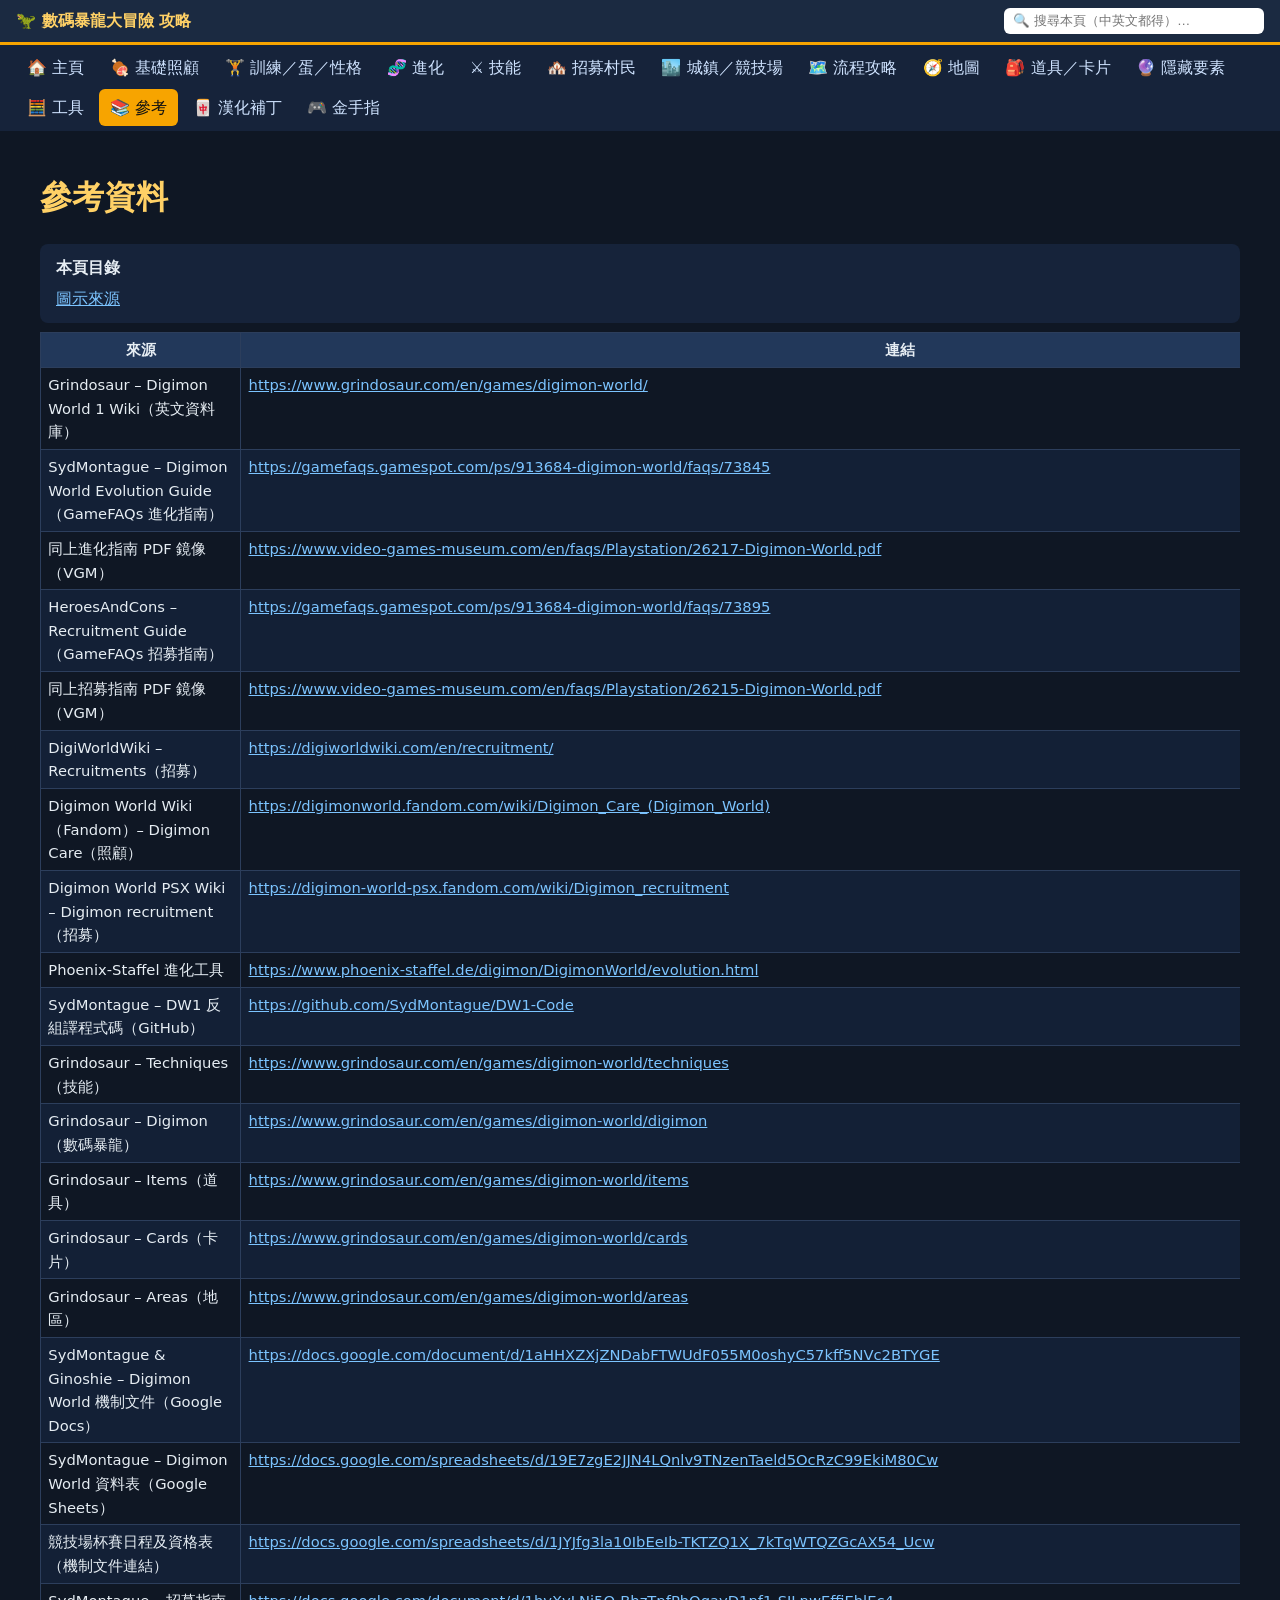
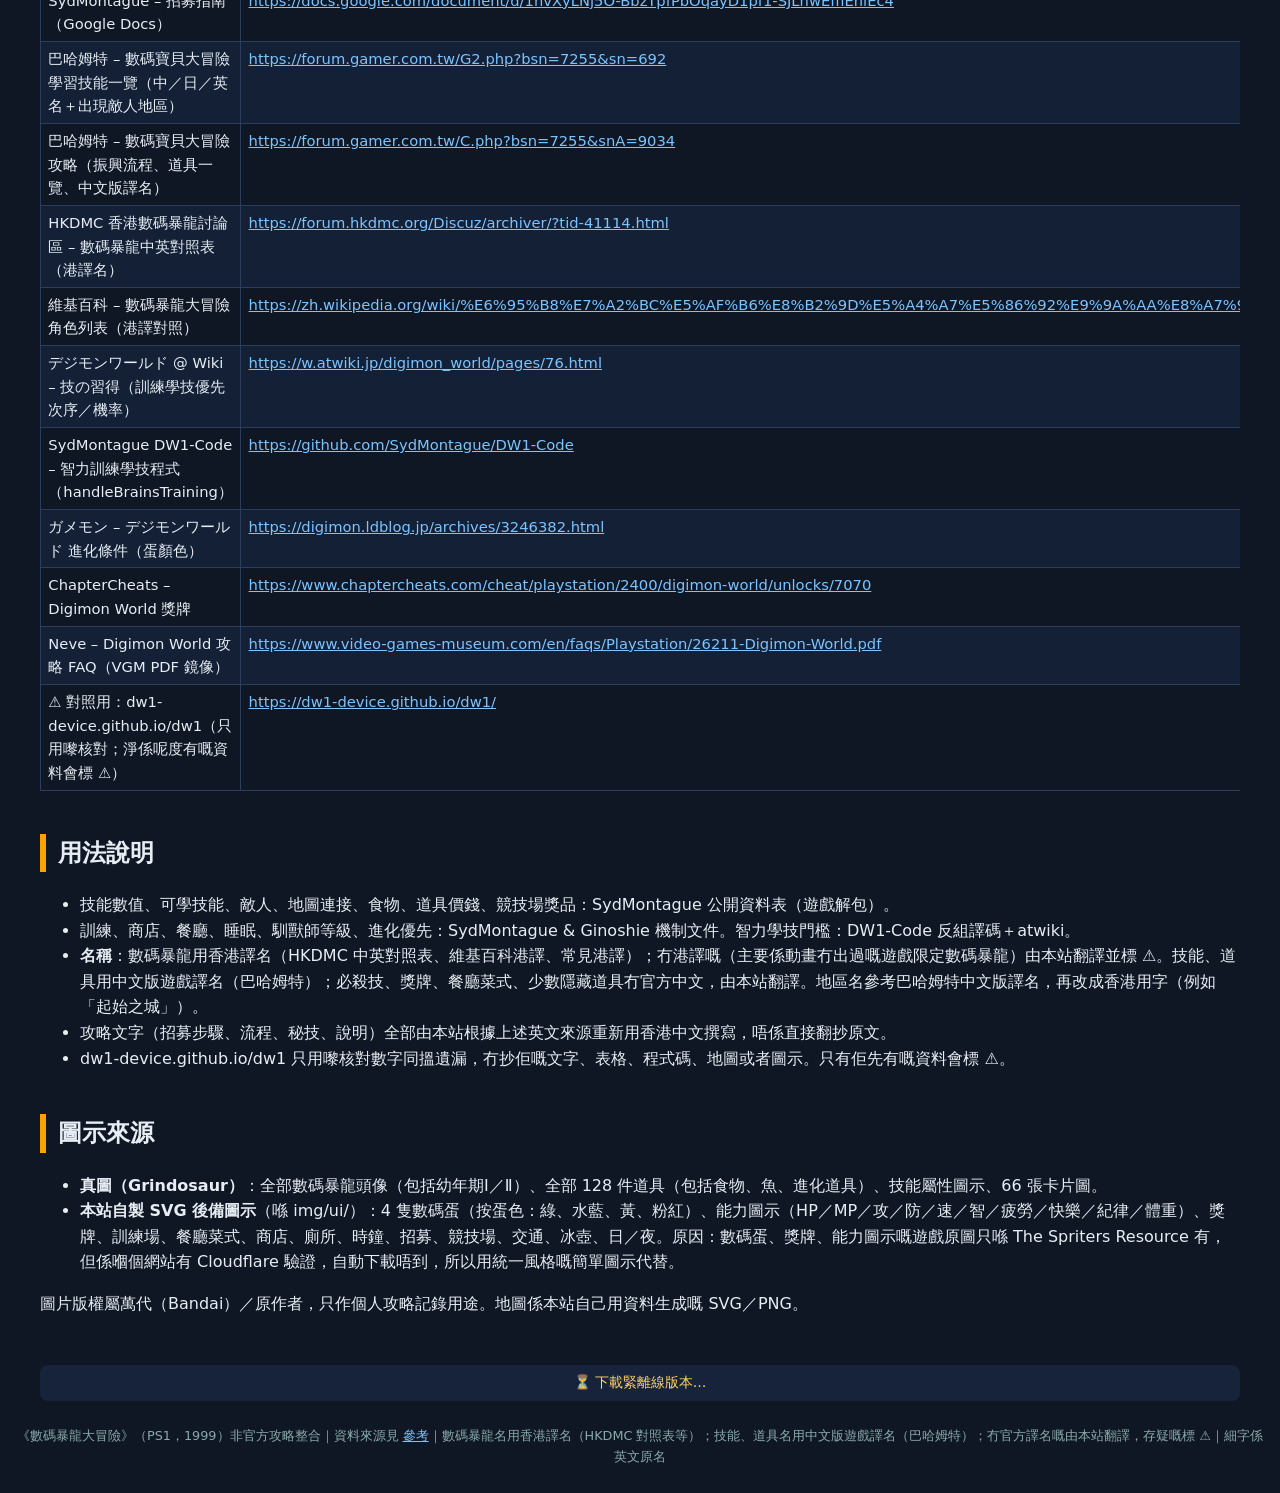
<file: references.html>
<!doctype html><html lang="zh-HK"><head><meta charset="utf-8"><meta name="viewport" content="width=device-width,initial-scale=1"><title>參考資料 – 數碼暴龍大冒險 攻略</title><link rel="stylesheet" href="style.css?v=675559d62b"><link rel="manifest" href="manifest.webmanifest"><meta name="theme-color" content="#1b2a41"><link rel="icon" type="image/png" sizes="192x192" href="img/pwa/icon-192.png"><link rel="apple-touch-icon" href="img/pwa/apple-touch-icon.png"><meta name="apple-mobile-web-app-capable" content="yes"><meta name="mobile-web-app-capable" content="yes"><meta name="apple-mobile-web-app-status-bar-style" content="black-translucent"><meta name="apple-mobile-web-app-title" content="數碼暴龍攻略"></head><body>
<header><button id="hb" aria-label="選單">☰</button><a class="logo" href="index.html">🦖 數碼暴龍大冒險 攻略</a><input id="q" type="search" placeholder="🔍 搜尋本頁（中英文都得）…"></header>
<nav id="nav"><a href="index.html">🏠 主頁</a><a href="basics.html">🍖 基礎照顧</a><a href="training.html">🏋️ 訓練／蛋／性格</a><a href="evolution.html">🧬 進化</a><a href="techniques.html">⚔️ 技能</a><a href="recruitment.html">🏘️ 招募村民</a><a href="town.html">🏙️ 城鎮／競技場</a><a href="walkthrough.html">🗺️ 流程攻略</a><a href="map.html">🧭 地圖</a><a href="items.html">🎒 道具／卡片</a><a href="secrets.html">🔮 隱藏要素</a><a href="tools.html">🧮 工具</a><a href="references.html" class=on>📚 參考</a><a href="patch.html">🀄 漢化補丁</a><a href="cheats.html">🎮 金手指</a></nav><main><h1>參考資料</h1><nav class="toc"><b>本頁目錄</b><a href="#icons">圖示來源</a></nav><div class="tw"><table class=""><thead><tr><th>來源</th><th>連結</th></tr></thead><tbody><tr><td data-l="來源">Grindosaur – Digimon World 1 Wiki（英文資料庫）</td><td data-l="連結"><a href="https://www.grindosaur.com/en/games/digimon-world/" target="_blank" rel="noopener">https://www.grindosaur.com/en/games/digimon-world/</a></td></tr><tr><td data-l="來源">SydMontague – Digimon World Evolution Guide（GameFAQs 進化指南）</td><td data-l="連結"><a href="https://gamefaqs.gamespot.com/ps/913684-digimon-world/faqs/73845" target="_blank" rel="noopener">https://gamefaqs.gamespot.com/ps/913684-digimon-world/faqs/73845</a></td></tr><tr><td data-l="來源">同上進化指南 PDF 鏡像（VGM）</td><td data-l="連結"><a href="https://www.video-games-museum.com/en/faqs/Playstation/26217-Digimon-World.pdf" target="_blank" rel="noopener">https://www.video-games-museum.com/en/faqs/Playstation/26217-Digimon-World.pdf</a></td></tr><tr><td data-l="來源">HeroesAndCons – Recruitment Guide（GameFAQs 招募指南）</td><td data-l="連結"><a href="https://gamefaqs.gamespot.com/ps/913684-digimon-world/faqs/73895" target="_blank" rel="noopener">https://gamefaqs.gamespot.com/ps/913684-digimon-world/faqs/73895</a></td></tr><tr><td data-l="來源">同上招募指南 PDF 鏡像（VGM）</td><td data-l="連結"><a href="https://www.video-games-museum.com/en/faqs/Playstation/26215-Digimon-World.pdf" target="_blank" rel="noopener">https://www.video-games-museum.com/en/faqs/Playstation/26215-Digimon-World.pdf</a></td></tr><tr><td data-l="來源">DigiWorldWiki – Recruitments（招募）</td><td data-l="連結"><a href="https://digiworldwiki.com/en/recruitment/" target="_blank" rel="noopener">https://digiworldwiki.com/en/recruitment/</a></td></tr><tr><td data-l="來源">Digimon World Wiki（Fandom）– Digimon Care（照顧）</td><td data-l="連結"><a href="https://digimonworld.fandom.com/wiki/Digimon_Care_(Digimon_World)" target="_blank" rel="noopener">https://digimonworld.fandom.com/wiki/Digimon_Care_(Digimon_World)</a></td></tr><tr><td data-l="來源">Digimon World PSX Wiki – Digimon recruitment（招募）</td><td data-l="連結"><a href="https://digimon-world-psx.fandom.com/wiki/Digimon_recruitment" target="_blank" rel="noopener">https://digimon-world-psx.fandom.com/wiki/Digimon_recruitment</a></td></tr><tr><td data-l="來源">Phoenix-Staffel 進化工具</td><td data-l="連結"><a href="https://www.phoenix-staffel.de/digimon/DigimonWorld/evolution.html" target="_blank" rel="noopener">https://www.phoenix-staffel.de/digimon/DigimonWorld/evolution.html</a></td></tr><tr><td data-l="來源">SydMontague – DW1 反組譯程式碼（GitHub）</td><td data-l="連結"><a href="https://github.com/SydMontague/DW1-Code" target="_blank" rel="noopener">https://github.com/SydMontague/DW1-Code</a></td></tr><tr><td data-l="來源">Grindosaur – Techniques（技能）</td><td data-l="連結"><a href="https://www.grindosaur.com/en/games/digimon-world/techniques" target="_blank" rel="noopener">https://www.grindosaur.com/en/games/digimon-world/techniques</a></td></tr><tr><td data-l="來源">Grindosaur – Digimon（數碼暴龍）</td><td data-l="連結"><a href="https://www.grindosaur.com/en/games/digimon-world/digimon" target="_blank" rel="noopener">https://www.grindosaur.com/en/games/digimon-world/digimon</a></td></tr><tr><td data-l="來源">Grindosaur – Items（道具）</td><td data-l="連結"><a href="https://www.grindosaur.com/en/games/digimon-world/items" target="_blank" rel="noopener">https://www.grindosaur.com/en/games/digimon-world/items</a></td></tr><tr><td data-l="來源">Grindosaur – Cards（卡片）</td><td data-l="連結"><a href="https://www.grindosaur.com/en/games/digimon-world/cards" target="_blank" rel="noopener">https://www.grindosaur.com/en/games/digimon-world/cards</a></td></tr><tr><td data-l="來源">Grindosaur – Areas（地區）</td><td data-l="連結"><a href="https://www.grindosaur.com/en/games/digimon-world/areas" target="_blank" rel="noopener">https://www.grindosaur.com/en/games/digimon-world/areas</a></td></tr><tr><td data-l="來源">SydMontague &amp; Ginoshie – Digimon World 機制文件（Google Docs）</td><td data-l="連結"><a href="https://docs.google.com/document/d/1aHHXZXjZNDabFTWUdF055M0oshyC57kff5NVc2BTYGE" target="_blank" rel="noopener">https://docs.google.com/document/d/1aHHXZXjZNDabFTWUdF055M0oshyC57kff5NVc2BTYGE</a></td></tr><tr><td data-l="來源">SydMontague – Digimon World 資料表（Google Sheets）</td><td data-l="連結"><a href="https://docs.google.com/spreadsheets/d/19E7zgE2JJN4LQnlv9TNzenTaeld5OcRzC99EkiM80Cw" target="_blank" rel="noopener">https://docs.google.com/spreadsheets/d/19E7zgE2JJN4LQnlv9TNzenTaeld5OcRzC99EkiM80Cw</a></td></tr><tr><td data-l="來源">競技場杯賽日程及資格表（機制文件連結）</td><td data-l="連結"><a href="https://docs.google.com/spreadsheets/d/1JYJfg3la10IbEeIb-TKTZQ1X_7kTqWTQZGcAX54_Ucw" target="_blank" rel="noopener">https://docs.google.com/spreadsheets/d/1JYJfg3la10IbEeIb-TKTZQ1X_7kTqWTQZGcAX54_Ucw</a></td></tr><tr><td data-l="來源">SydMontague – 招募指南（Google Docs）</td><td data-l="連結"><a href="https://docs.google.com/document/d/1hvXyLNj5O-BbzTpfPbOqayD1pf1-SJLnwEffiEhlEc4" target="_blank" rel="noopener">https://docs.google.com/document/d/1hvXyLNj5O-BbzTpfPbOqayD1pf1-SJLnwEffiEhlEc4</a></td></tr><tr><td data-l="來源">巴哈姆特 – 數碼寶貝大冒險 學習技能一覽（中／日／英名＋出現敵人地區）</td><td data-l="連結"><a href="https://forum.gamer.com.tw/G2.php?bsn=7255&sn=692" target="_blank" rel="noopener">https://forum.gamer.com.tw/G2.php?bsn=7255&amp;sn=692</a></td></tr><tr><td data-l="來源">巴哈姆特 – 數碼寶貝大冒險 攻略（振興流程、道具一覽、中文版譯名）</td><td data-l="連結"><a href="https://forum.gamer.com.tw/C.php?bsn=7255&snA=9034" target="_blank" rel="noopener">https://forum.gamer.com.tw/C.php?bsn=7255&amp;snA=9034</a></td></tr><tr><td data-l="來源">HKDMC 香港數碼暴龍討論區 – 數碼暴龍中英對照表（港譯名）</td><td data-l="連結"><a href="https://forum.hkdmc.org/Discuz/archiver/?tid-41114.html" target="_blank" rel="noopener">https://forum.hkdmc.org/Discuz/archiver/?tid-41114.html</a></td></tr><tr><td data-l="來源">維基百科 – 數碼暴龍大冒險角色列表（港譯對照）</td><td data-l="連結"><a href="https://zh.wikipedia.org/wiki/%E6%95%B8%E7%A2%BC%E5%AF%B6%E8%B2%9D%E5%A4%A7%E5%86%92%E9%9A%AA%E8%A7%92%E8%89%B2%E5%88%97%E8%A1%A8" target="_blank" rel="noopener">https://zh.wikipedia.org/wiki/%E6%95%B8%E7%A2%BC%E5%AF%B6%E8%B2%9D%E5%A4%A7%E5%86%92%E9%9A%AA%E8%A7%92%E8%89%B2%E5%88%97%E8%A1%A8</a></td></tr><tr><td data-l="來源">デジモンワールド @ Wiki – 技の習得（訓練學技優先次序／機率）</td><td data-l="連結"><a href="https://w.atwiki.jp/digimon_world/pages/76.html" target="_blank" rel="noopener">https://w.atwiki.jp/digimon_world/pages/76.html</a></td></tr><tr><td data-l="來源">SydMontague DW1-Code – 智力訓練學技程式（handleBrainsTraining）</td><td data-l="連結"><a href="https://github.com/SydMontague/DW1-Code" target="_blank" rel="noopener">https://github.com/SydMontague/DW1-Code</a></td></tr><tr><td data-l="來源">ガメモン – デジモンワールド 進化條件（蛋顏色）</td><td data-l="連結"><a href="https://digimon.ldblog.jp/archives/3246382.html" target="_blank" rel="noopener">https://digimon.ldblog.jp/archives/3246382.html</a></td></tr><tr><td data-l="來源">ChapterCheats – Digimon World 獎牌</td><td data-l="連結"><a href="https://www.chaptercheats.com/cheat/playstation/2400/digimon-world/unlocks/7070" target="_blank" rel="noopener">https://www.chaptercheats.com/cheat/playstation/2400/digimon-world/unlocks/7070</a></td></tr><tr><td data-l="來源">Neve – Digimon World 攻略 FAQ（VGM PDF 鏡像）</td><td data-l="連結"><a href="https://www.video-games-museum.com/en/faqs/Playstation/26211-Digimon-World.pdf" target="_blank" rel="noopener">https://www.video-games-museum.com/en/faqs/Playstation/26211-Digimon-World.pdf</a></td></tr><tr><td data-l="來源">⚠️ 對照用：dw1-device.github.io/dw1（只用嚟核對；淨係呢度有嘅資料會標 ⚠️）</td><td data-l="連結"><a href="https://dw1-device.github.io/dw1/" target="_blank" rel="noopener">https://dw1-device.github.io/dw1/</a></td></tr></tbody></table></div><h2>用法說明</h2><ul><li>技能數值、可學技能、敵人、地圖連接、食物、道具價錢、競技場獎品：SydMontague 公開資料表（遊戲解包）。</li><li>訓練、商店、餐廳、睡眠、馴獸師等級、進化優先：SydMontague & Ginoshie 機制文件。智力學技門檻：DW1-Code 反組譯碼＋atwiki。</li><li><b>名稱</b>：數碼暴龍用香港譯名（HKDMC 中英對照表、維基百科港譯、常見港譯）；冇港譯嘅（主要係動畫冇出過嘅遊戲限定數碼暴龍）由本站翻譯並標 ⚠️。技能、道具用中文版遊戲譯名（巴哈姆特）；必殺技、獎牌、餐廳菜式、少數隱藏道具冇官方中文，由本站翻譯。地區名參考巴哈姆特中文版譯名，再改成香港用字（例如「起始之城」）。</li>
<li>攻略文字（招募步驟、流程、秘技、說明）全部由本站根據上述英文來源重新用香港中文撰寫，唔係直接翻抄原文。</li>
<li>dw1-device.github.io/dw1 只用嚟核對數字同搵遺漏，冇抄佢嘅文字、表格、程式碼、地圖或者圖示。只有佢先有嘅資料會標 ⚠️。</li></ul>
<h2 id="icons">圖示來源</h2><ul><li><b>真圖（Grindosaur）</b>：全部數碼暴龍頭像（包括幼年期Ⅰ／Ⅱ）、全部 128 件道具（包括食物、魚、進化道具）、技能屬性圖示、66 張卡片圖。</li><li><b>本站自製 SVG 後備圖示</b>（喺 img/ui/）：4 隻數碼蛋（按蛋色：綠、水藍、黃、粉紅）、能力圖示（HP／MP／攻／防／速／智／疲勞／快樂／紀律／體重）、獎牌、訓練場、餐廳菜式、商店、廁所、時鐘、招募、競技場、交通、冰壺、日／夜。原因：數碼蛋、獎牌、能力圖示嘅遊戲原圖只喺 The Spriters Resource 有，但係嗰個網站有 Cloudflare 驗證，自動下載唔到，所以用統一風格嘅簡單圖示代替。</li></ul>
<p>圖片版權屬萬代（Bandai）／原作者，只作個人攻略記錄用途。地圖係本站自己用資料生成嘅 SVG／PNG。</p></main><div id="pwa-status" class="pwa-st" hidden></div><footer>《數碼暴龍大冒險》（PS1，1999）非官方攻略整合｜資料來源見 <a href="references.html">參考</a>｜數碼暴龍名用香港譯名（HKDMC 對照表等）；技能、道具名用中文版遊戲譯名（巴哈姆特）；冇官方譯名嘅由本站翻譯，存疑嘅標 ⚠️｜細字係英文原名</footer><script src="app.js?v=675559d62b"></script></body></html>
</file>
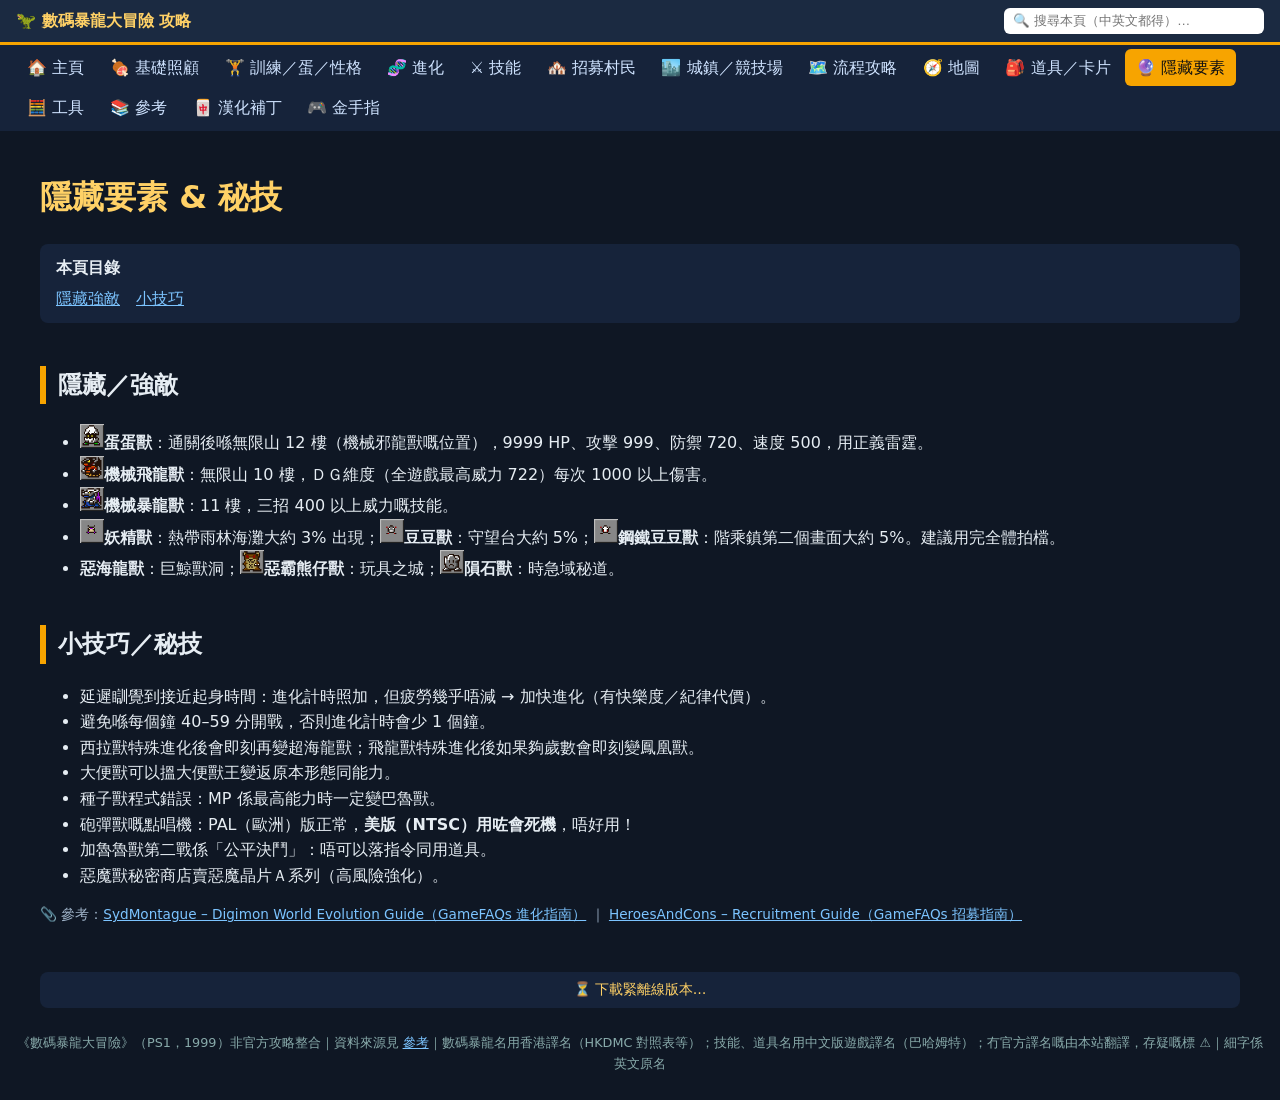
<file: secrets.html>
<!doctype html><html lang="zh-HK"><head><meta charset="utf-8"><meta name="viewport" content="width=device-width,initial-scale=1"><title>隱藏要素 &amp; 秘技 – 數碼暴龍大冒險 攻略</title><link rel="stylesheet" href="style.css?v=675559d62b"><link rel="manifest" href="manifest.webmanifest"><meta name="theme-color" content="#1b2a41"><link rel="icon" type="image/png" sizes="192x192" href="img/pwa/icon-192.png"><link rel="apple-touch-icon" href="img/pwa/apple-touch-icon.png"><meta name="apple-mobile-web-app-capable" content="yes"><meta name="mobile-web-app-capable" content="yes"><meta name="apple-mobile-web-app-status-bar-style" content="black-translucent"><meta name="apple-mobile-web-app-title" content="數碼暴龍攻略"></head><body>
<header><button id="hb" aria-label="選單">☰</button><a class="logo" href="index.html">🦖 數碼暴龍大冒險 攻略</a><input id="q" type="search" placeholder="🔍 搜尋本頁（中英文都得）…"></header>
<nav id="nav"><a href="index.html">🏠 主頁</a><a href="basics.html">🍖 基礎照顧</a><a href="training.html">🏋️ 訓練／蛋／性格</a><a href="evolution.html">🧬 進化</a><a href="techniques.html">⚔️ 技能</a><a href="recruitment.html">🏘️ 招募村民</a><a href="town.html">🏙️ 城鎮／競技場</a><a href="walkthrough.html">🗺️ 流程攻略</a><a href="map.html">🧭 地圖</a><a href="items.html">🎒 道具／卡片</a><a href="secrets.html" class=on>🔮 隱藏要素</a><a href="tools.html">🧮 工具</a><a href="references.html">📚 參考</a><a href="patch.html">🀄 漢化補丁</a><a href="cheats.html">🎮 金手指</a></nav><main><h1>隱藏要素 &amp; 秘技</h1><nav class="toc"><b>本頁目錄</b><a href="#boss">隱藏強敵</a><a href="#tricks">小技巧</a></nav><h2 id="boss">隱藏／強敵</h2><ul><li><img src="img/icons_digitamamon-icon.png" width="24" height="24" alt="" loading="lazy"><b>蛋蛋獸</b>：通關後喺無限山 12 樓（機械邪龍獸嘅位置），9999 HP、攻擊 999、防禦 720、速度 500，用正義雷霆。</li><li><img src="img/icons_megadramon-icon.png" width="24" height="24" alt="" loading="lazy"><b>機械飛龍獸</b>：無限山 10 樓，ＤＧ維度（全遊戲最高威力 722）每次 1000 以上傷害。</li><li><img src="img/icons_metalgreymon-icon.png" width="24" height="24" alt="" loading="lazy"><b>機械暴龍獸</b>：11 樓，三招 400 以上威力嘅技能。</li><li><img src="img/icons_piximon-icon.png" width="24" height="24" alt="" loading="lazy"><b>妖精獸</b>：熱帶雨林海灘大約 3% 出現；<img src="img/icons_mamemon-icon.png" width="24" height="24" alt="" loading="lazy"><b>豆豆獸</b>：守望台大約 5%；<img src="img/icons_metalmamemon-icon.png" width="24" height="24" alt="" loading="lazy"><b>鋼鐵豆豆獸</b>：階乘鎮第二個畫面大約 5%。建議用完全體拍檔。</li><li><b>惡海龍獸</b>：巨鯨獸洞；<img src="img/icons_warumonzaemon-icon.png" width="24" height="24" alt="" loading="lazy"><b>惡霸熊仔獸</b>：玩具之城；<img src="img/icons_meteormon-icon.png" width="24" height="24" alt="" loading="lazy"><b>隕石獸</b>：時急域秘道。</li></ul>
<h2 id="tricks">小技巧／秘技</h2><ul><li>延遲瞓覺到接近起身時間：進化計時照加，但疲勞幾乎唔減 → 加快進化（有快樂度／紀律代價）。</li><li>避免喺每個鐘 40–59 分開戰，否則進化計時會少 1 個鐘。</li><li>西拉獸特殊進化後會即刻再變超海龍獸；飛龍獸特殊進化後如果夠歲數會即刻變鳳凰獸。</li><li>大便獸可以搵大便獸王變返原本形態同能力。</li><li>種子獸程式錯誤：MP 係最高能力時一定變巴魯獸。</li><li>砲彈獸嘅點唱機：PAL（歐洲）版正常，<b>美版（NTSC）用咗會死機</b>，唔好用！</li><li>加魯魯獸第二戰係「公平決鬥」：唔可以落指令同用道具。</li><li>惡魔獸秘密商店賣惡魔晶片Ａ系列（高風險強化）。</li></ul><p class="ref">📎 參考：<a href="https://gamefaqs.gamespot.com/ps/913684-digimon-world/faqs/73845" target="_blank" rel="noopener">SydMontague – Digimon World Evolution Guide（GameFAQs 進化指南）</a> ｜ <a href="https://gamefaqs.gamespot.com/ps/913684-digimon-world/faqs/73895" target="_blank" rel="noopener">HeroesAndCons – Recruitment Guide（GameFAQs 招募指南）</a></p></main><div id="pwa-status" class="pwa-st" hidden></div><footer>《數碼暴龍大冒險》（PS1，1999）非官方攻略整合｜資料來源見 <a href="references.html">參考</a>｜數碼暴龍名用香港譯名（HKDMC 對照表等）；技能、道具名用中文版遊戲譯名（巴哈姆特）；冇官方譯名嘅由本站翻譯，存疑嘅標 ⚠️｜細字係英文原名</footer><script src="app.js?v=675559d62b"></script></body></html>
</file>
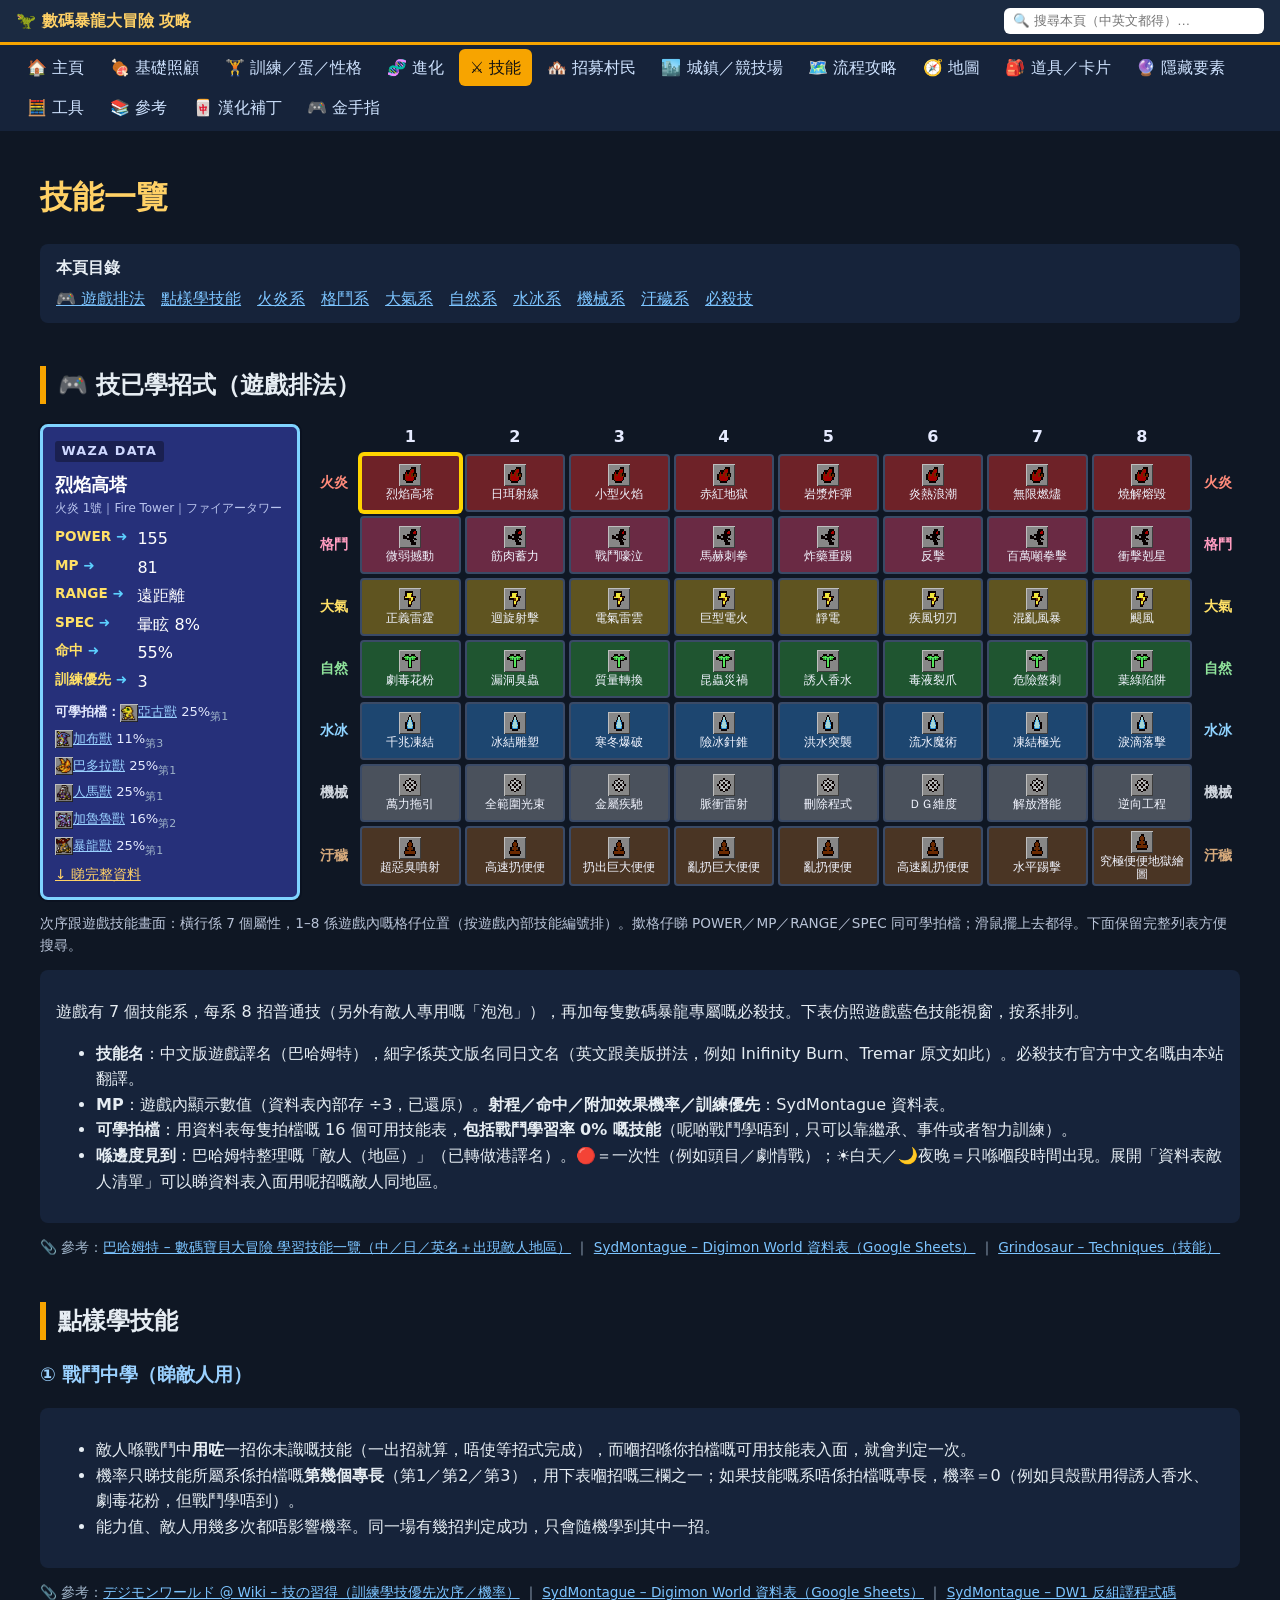
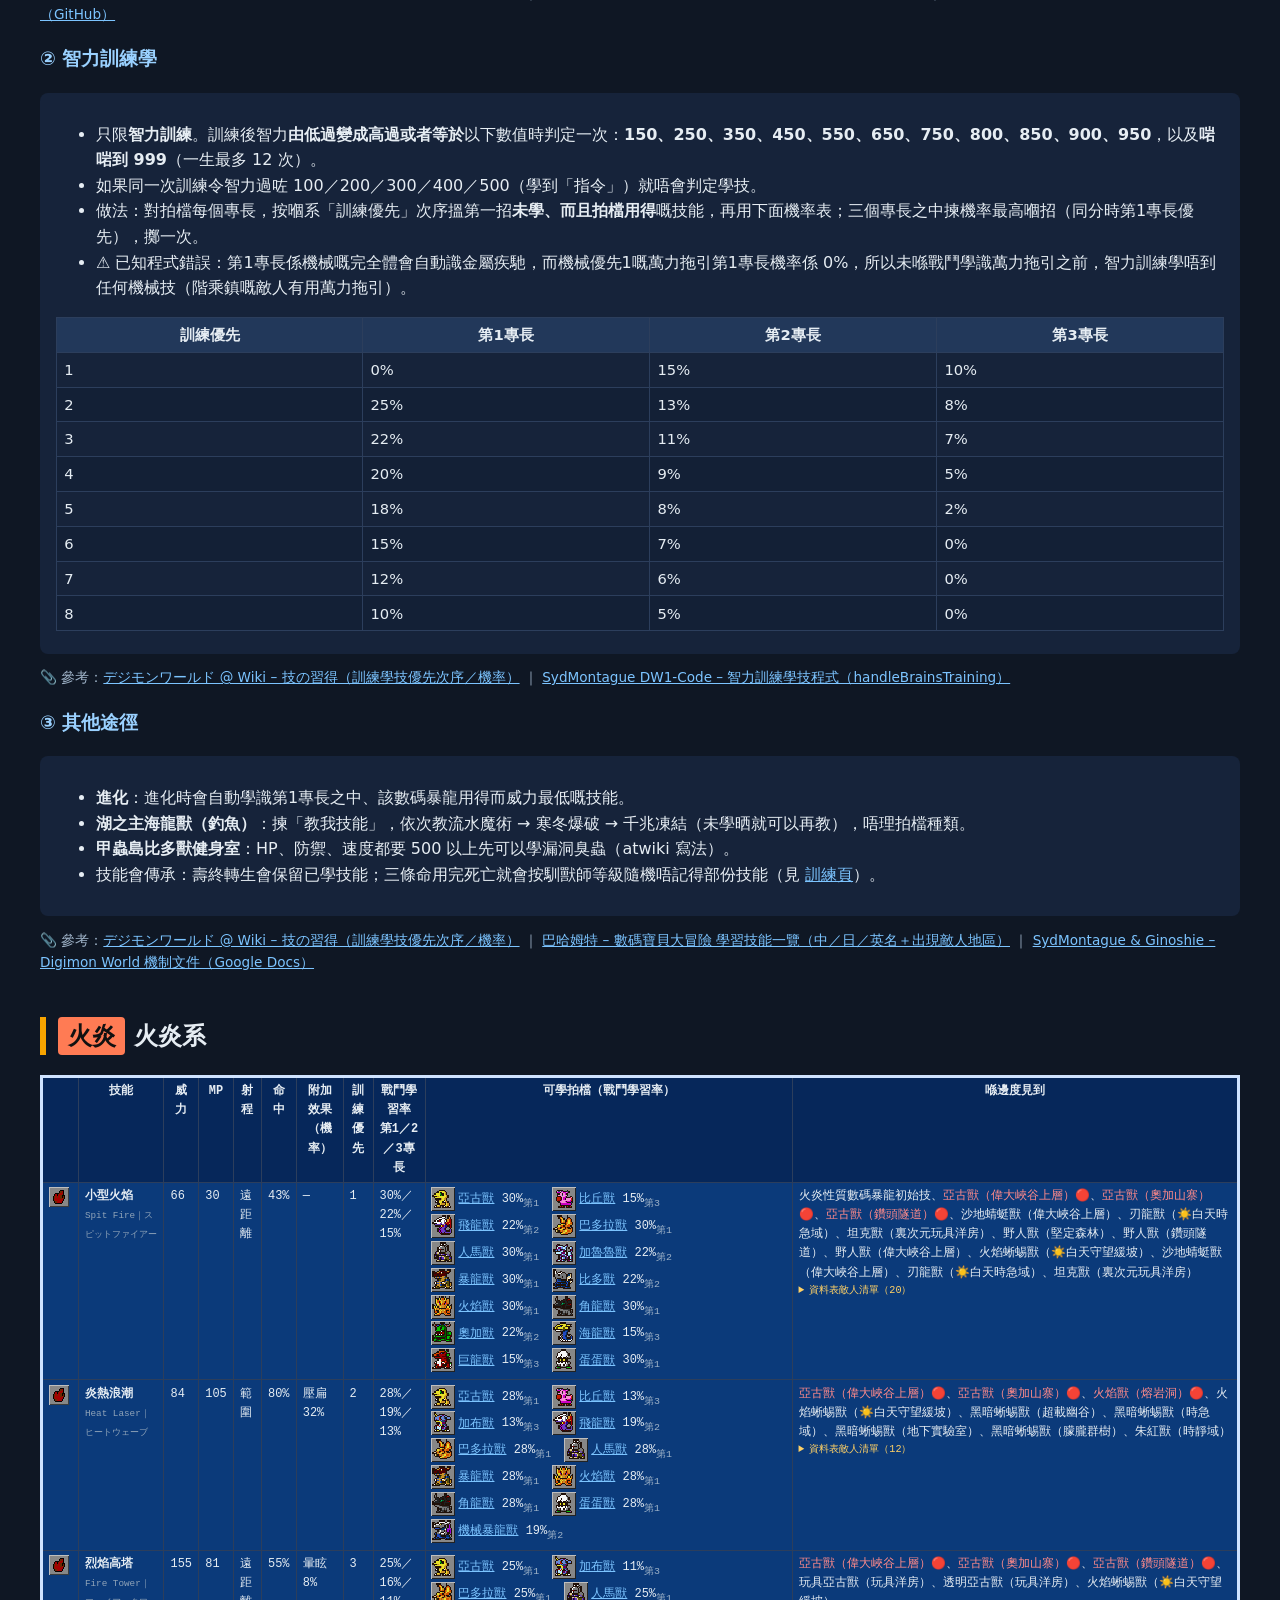
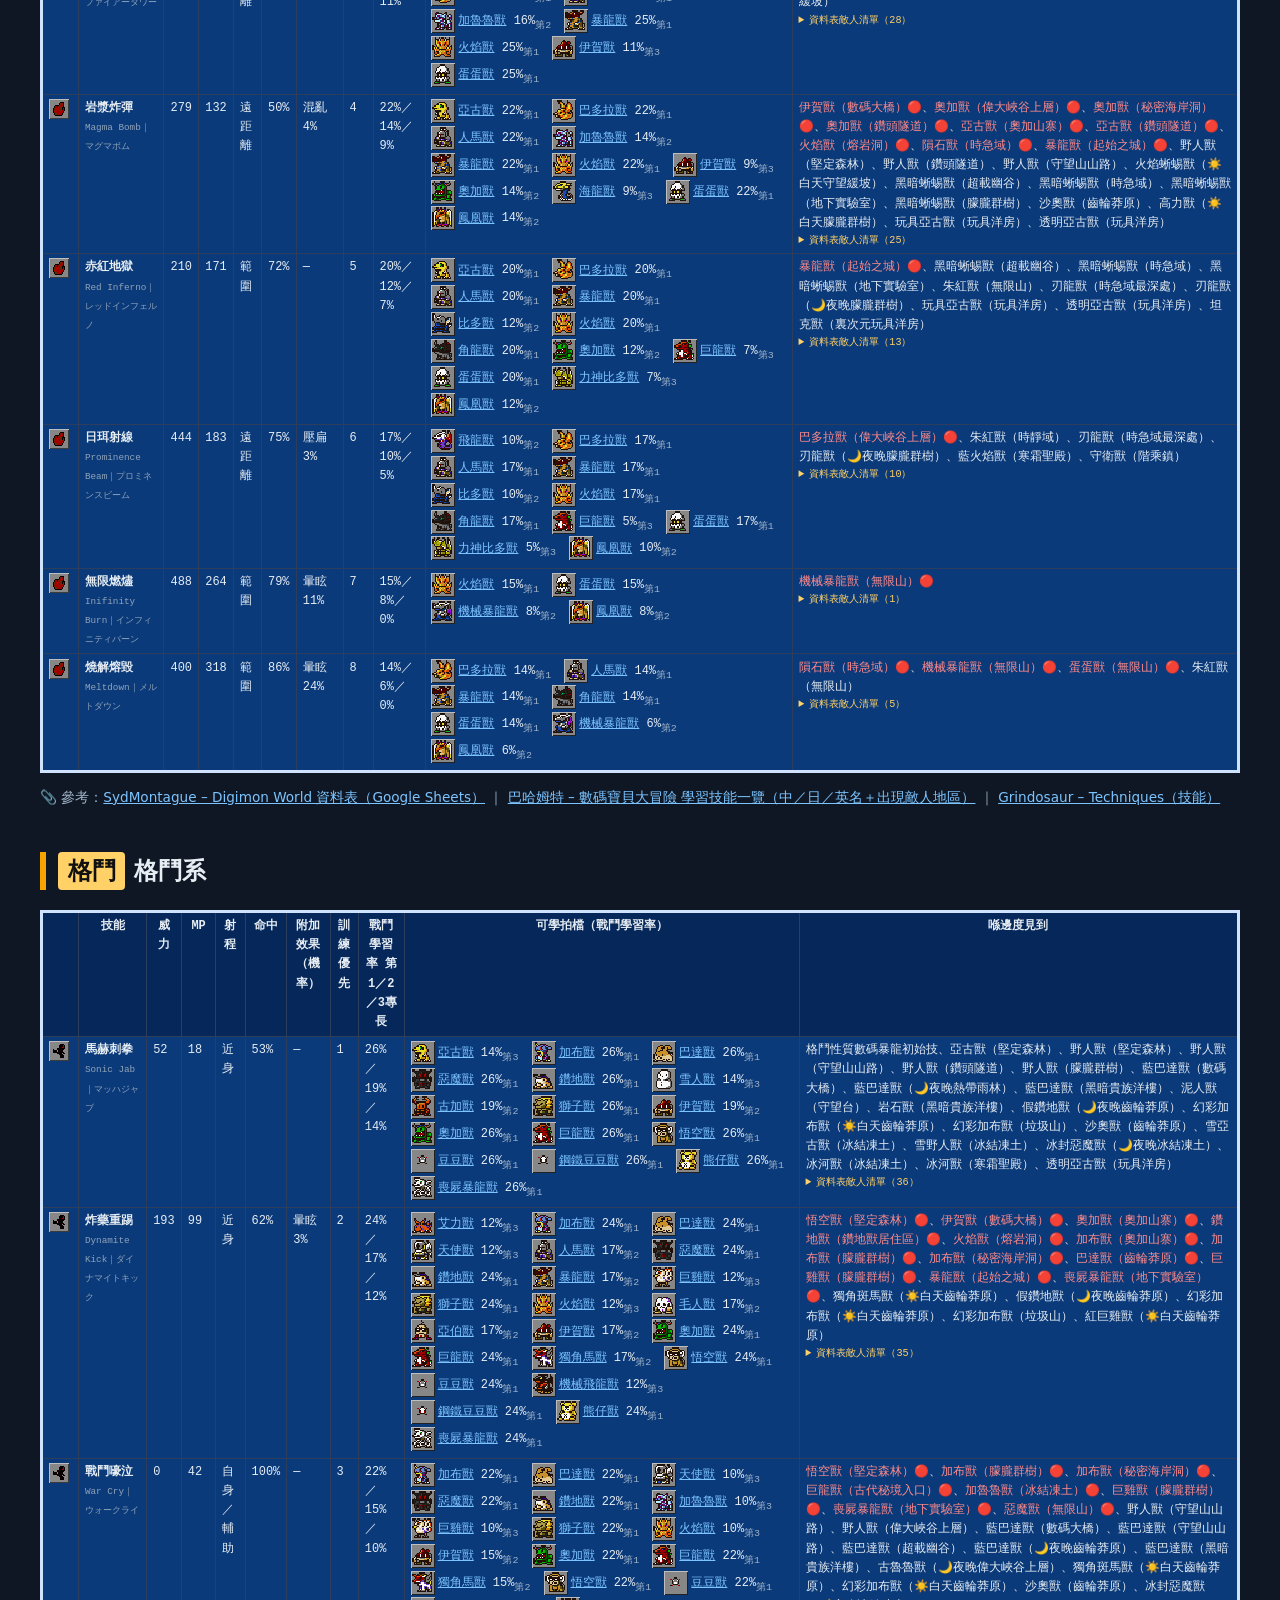
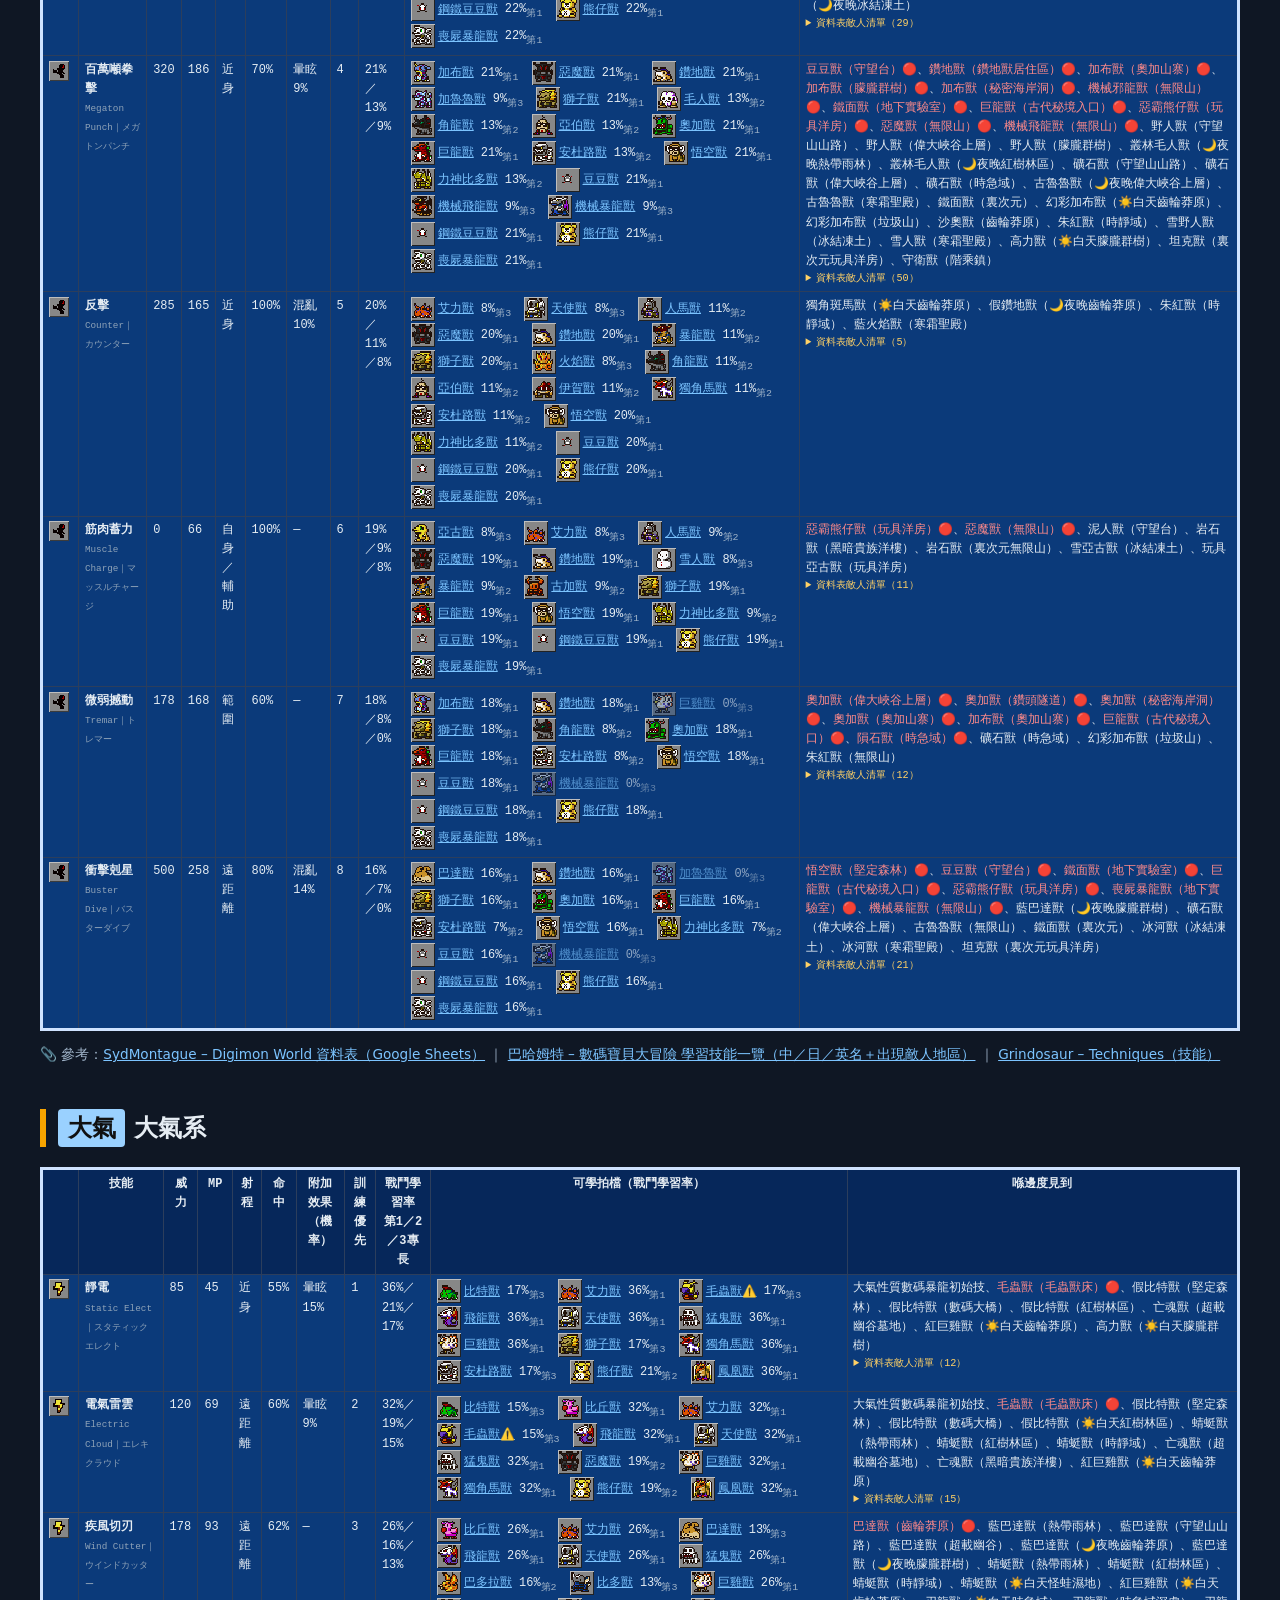
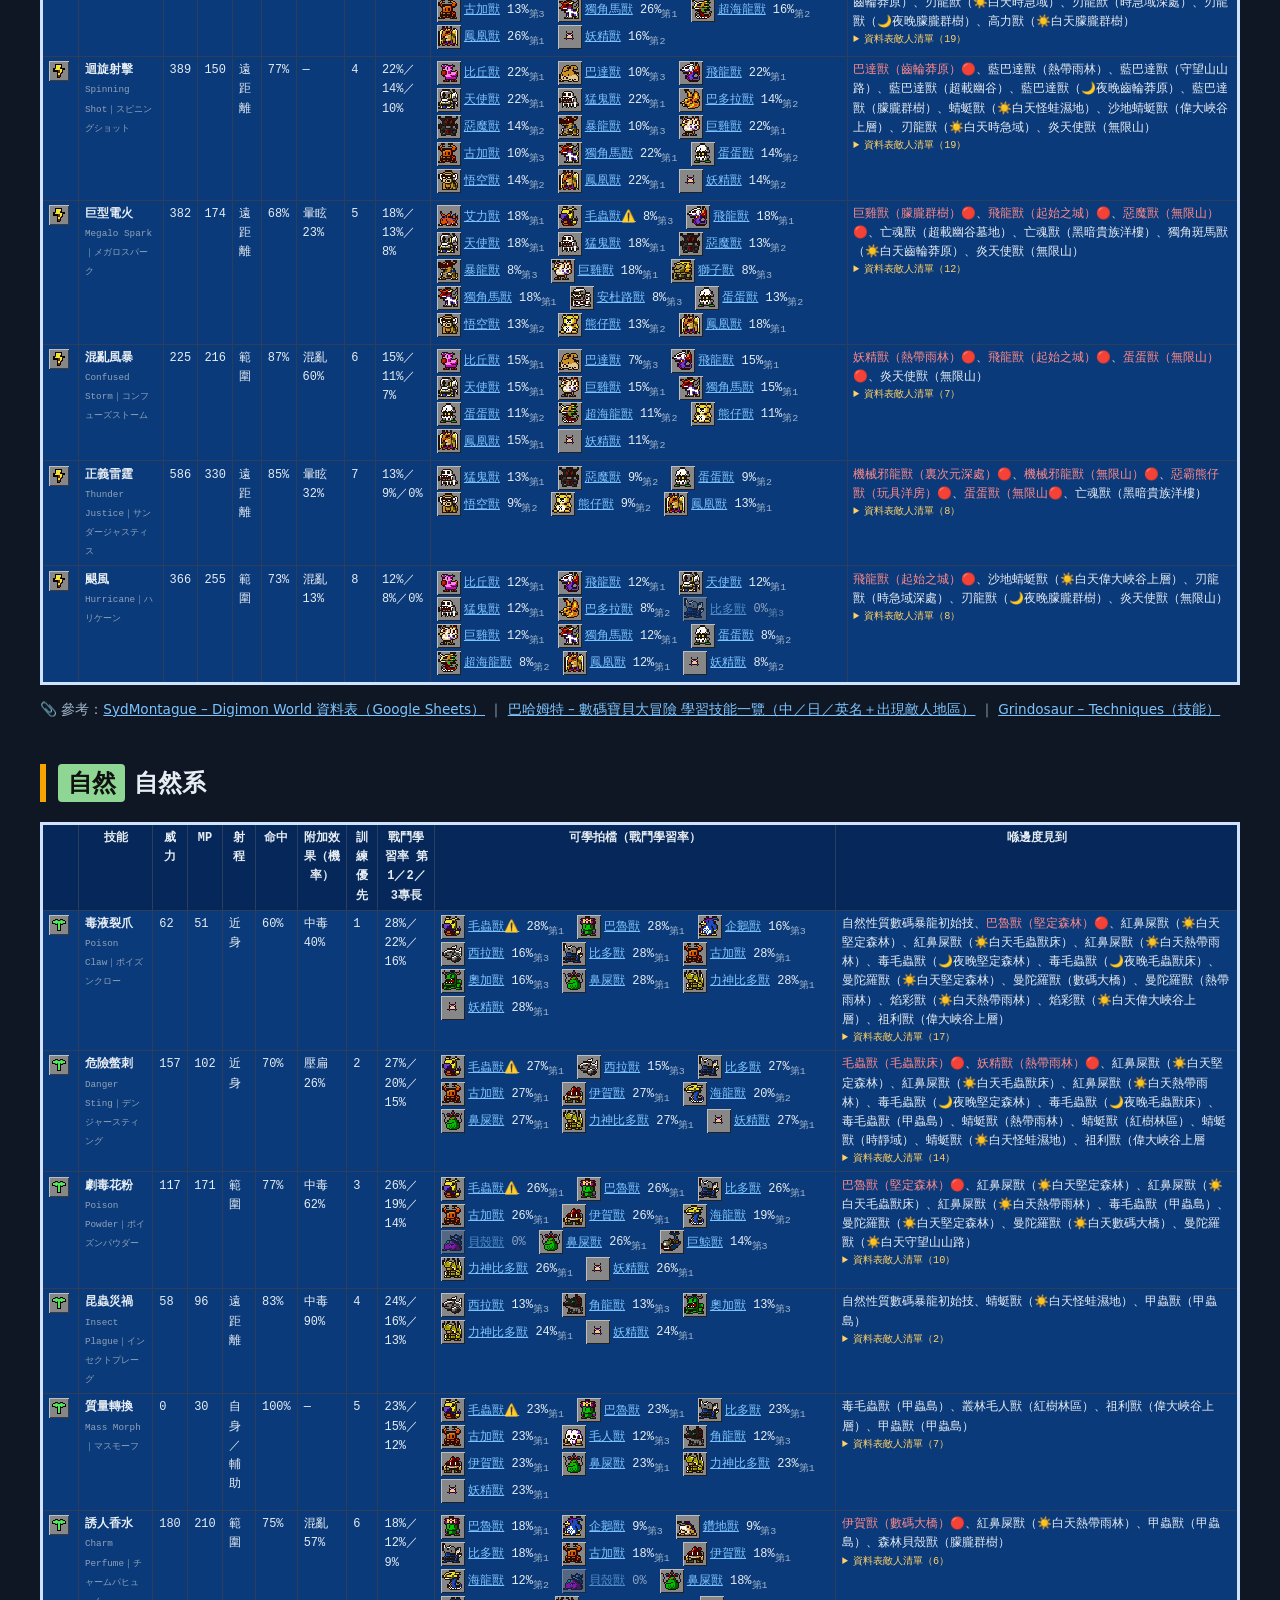
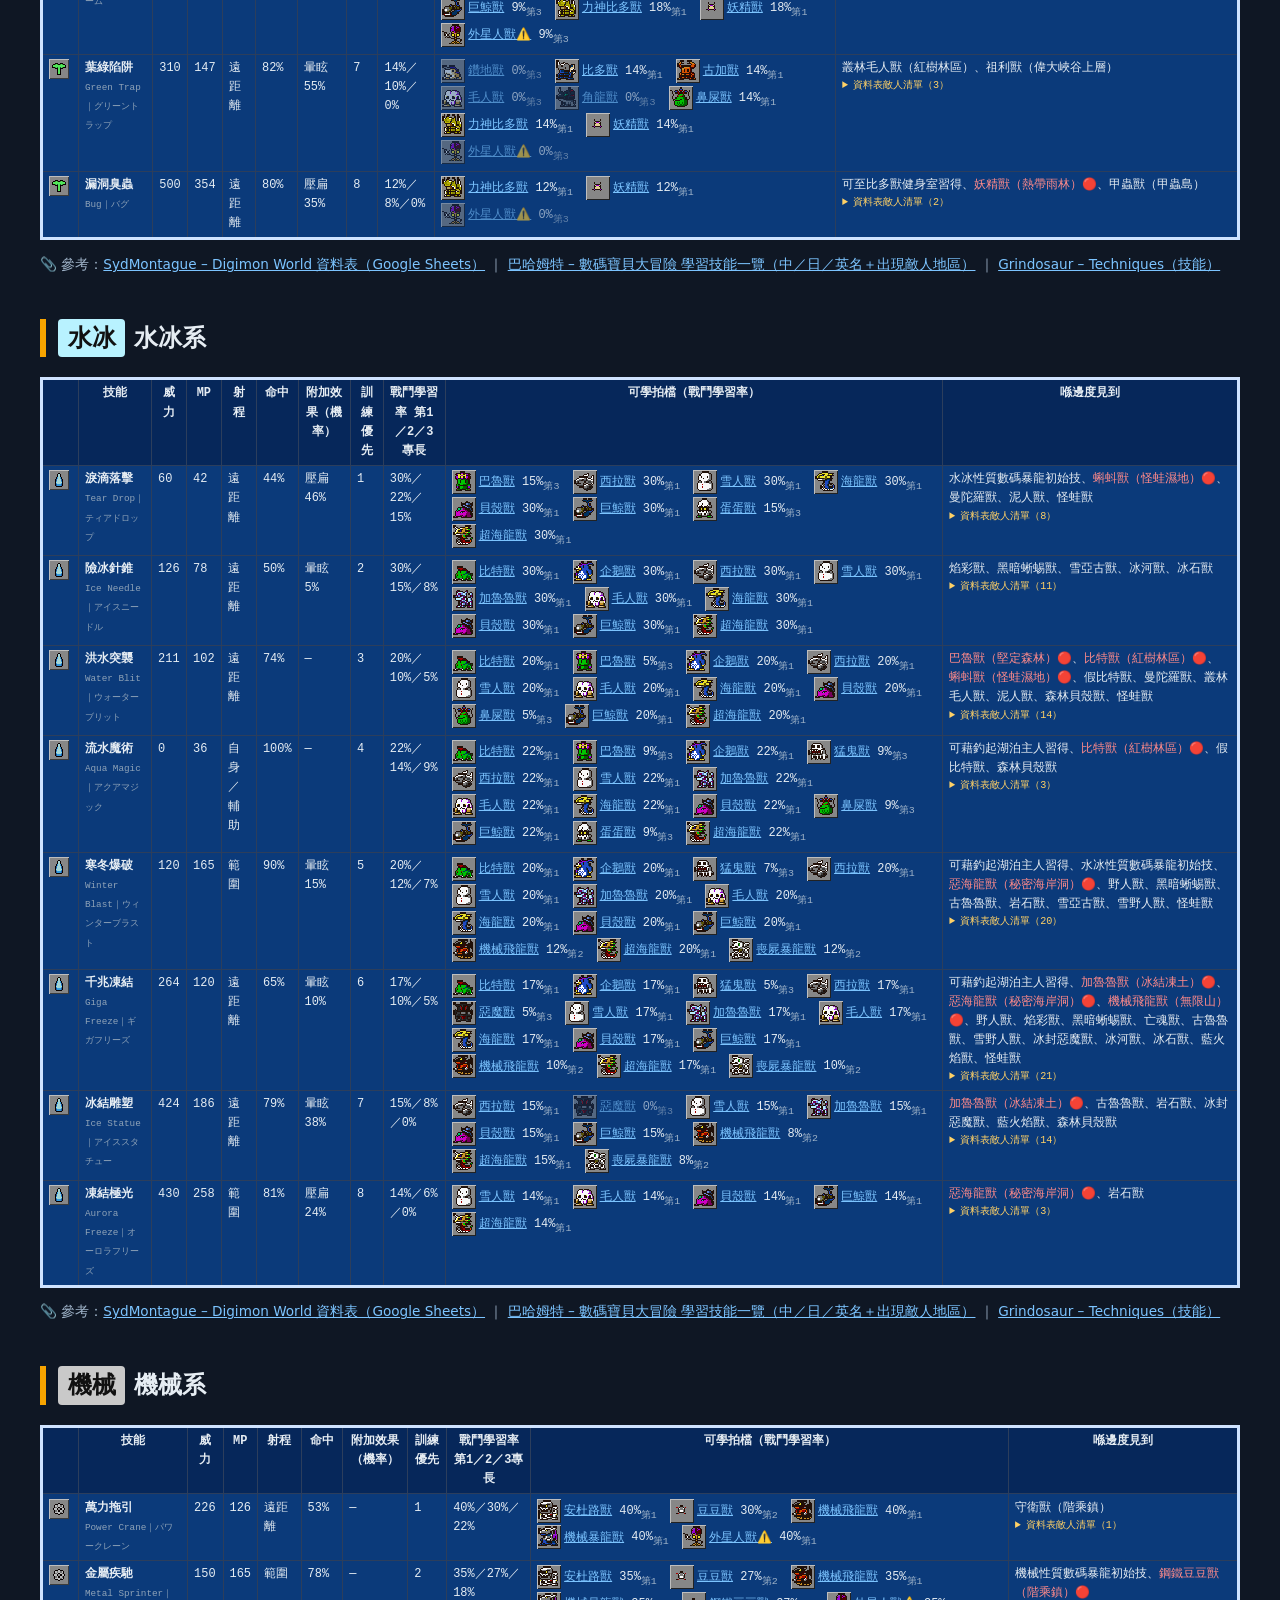
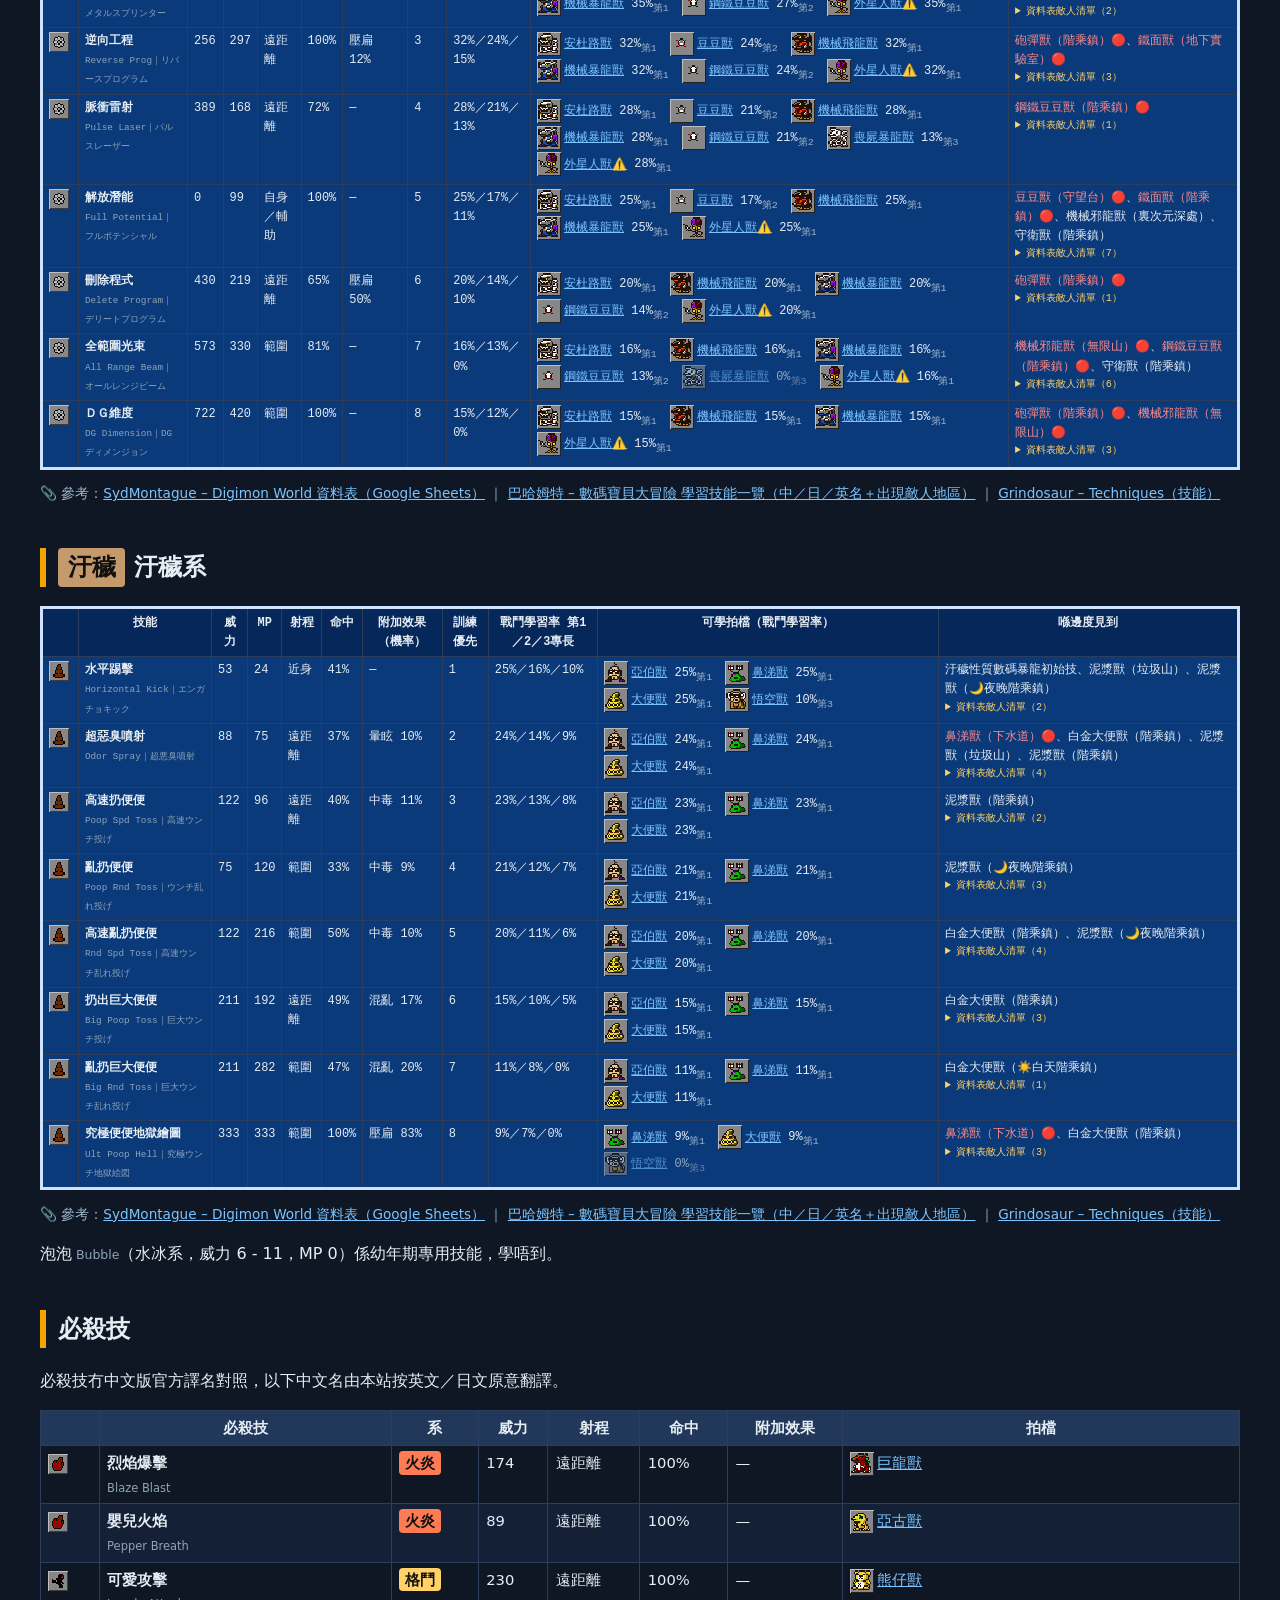
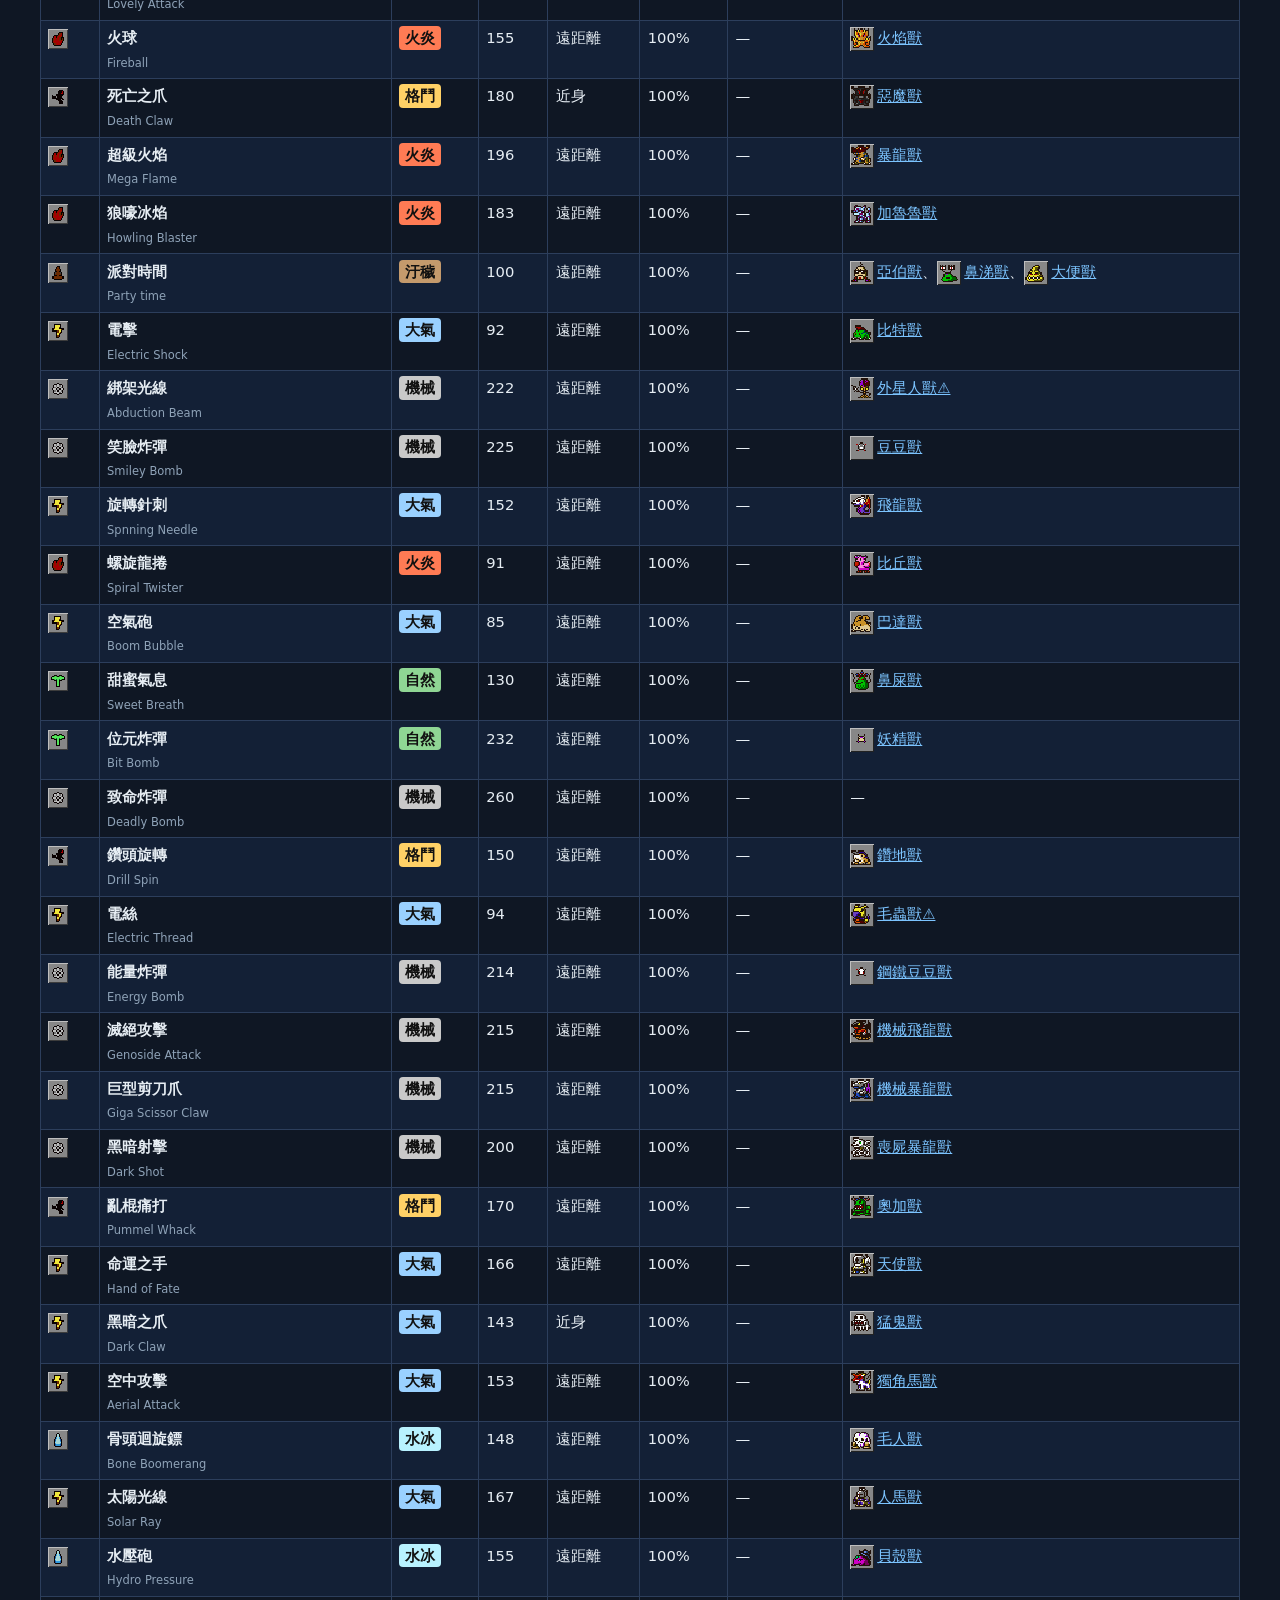
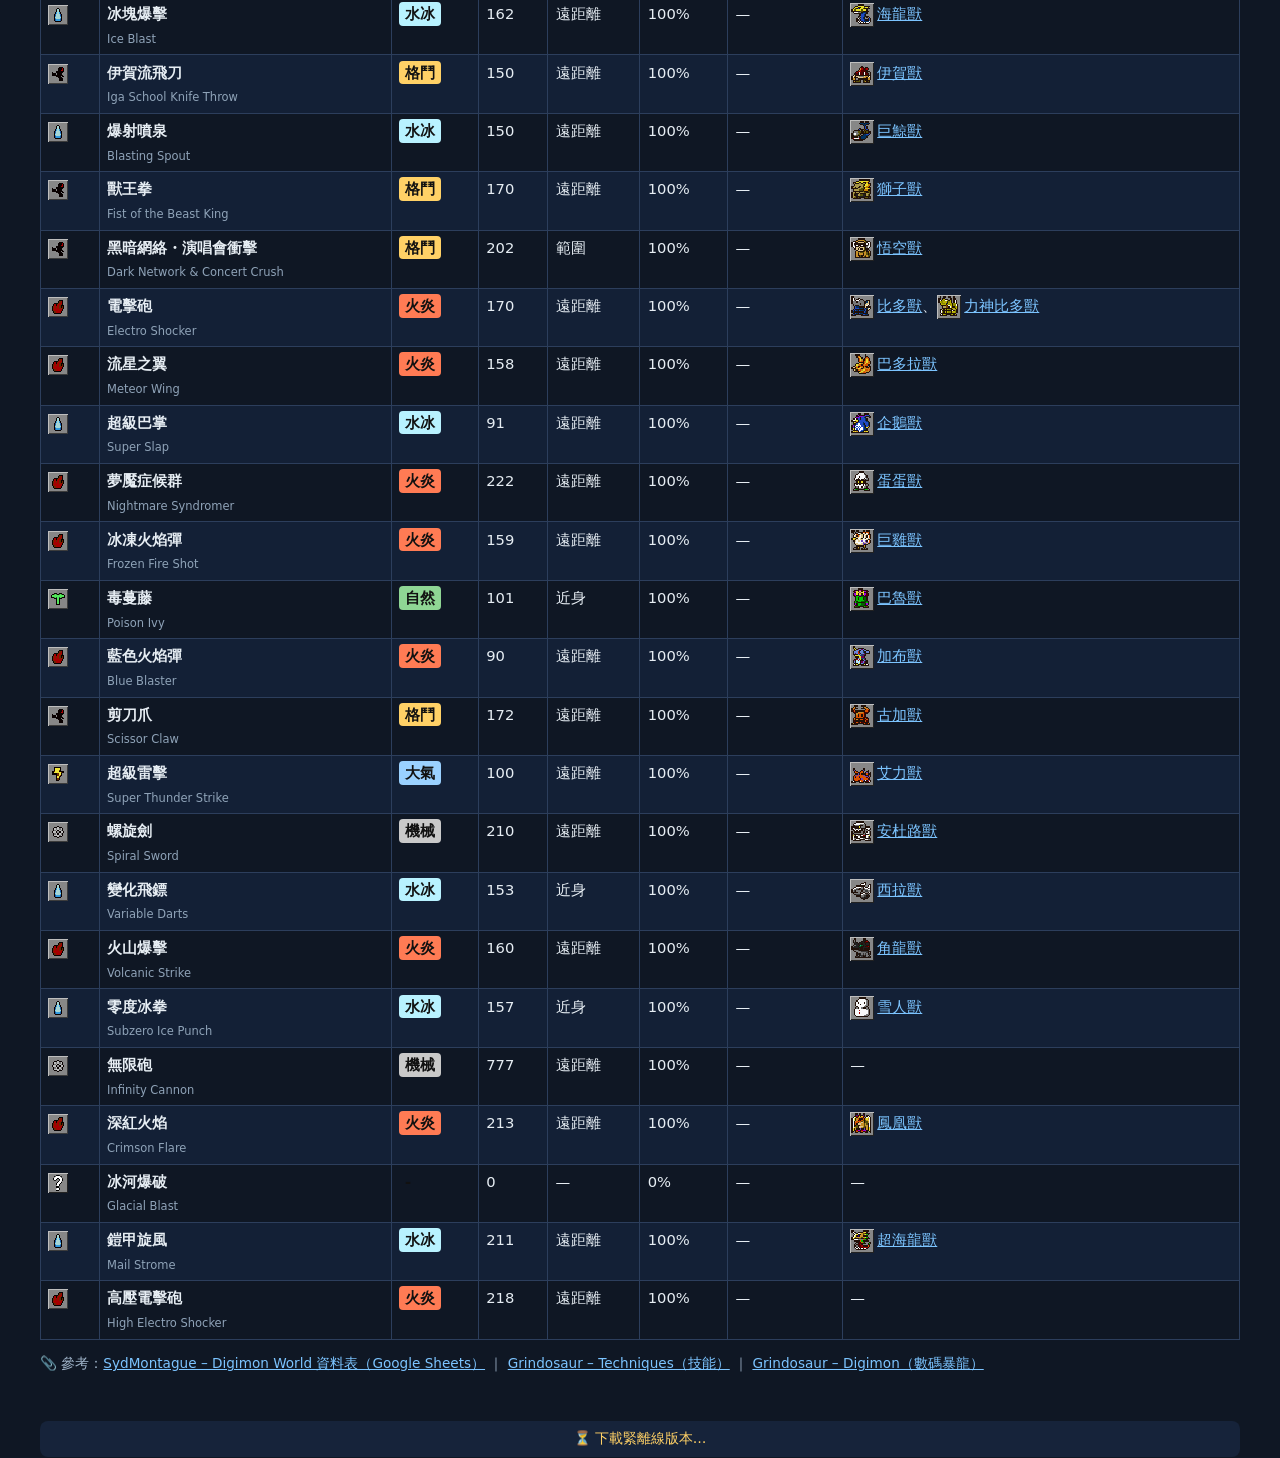
<file: techniques.html>
<!doctype html><html lang="zh-HK"><head><meta charset="utf-8"><meta name="viewport" content="width=device-width,initial-scale=1"><title>技能一覽 – 數碼暴龍大冒險 攻略</title><link rel="stylesheet" href="style.css?v=675559d62b"><link rel="manifest" href="manifest.webmanifest"><meta name="theme-color" content="#1b2a41"><link rel="icon" type="image/png" sizes="192x192" href="img/pwa/icon-192.png"><link rel="apple-touch-icon" href="img/pwa/apple-touch-icon.png"><meta name="apple-mobile-web-app-capable" content="yes"><meta name="mobile-web-app-capable" content="yes"><meta name="apple-mobile-web-app-status-bar-style" content="black-translucent"><meta name="apple-mobile-web-app-title" content="數碼暴龍攻略"></head><body>
<header><button id="hb" aria-label="選單">☰</button><a class="logo" href="index.html">🦖 數碼暴龍大冒險 攻略</a><input id="q" type="search" placeholder="🔍 搜尋本頁（中英文都得）…"></header>
<nav id="nav"><a href="index.html">🏠 主頁</a><a href="basics.html">🍖 基礎照顧</a><a href="training.html">🏋️ 訓練／蛋／性格</a><a href="evolution.html">🧬 進化</a><a href="techniques.html" class=on>⚔️ 技能</a><a href="recruitment.html">🏘️ 招募村民</a><a href="town.html">🏙️ 城鎮／競技場</a><a href="walkthrough.html">🗺️ 流程攻略</a><a href="map.html">🧭 地圖</a><a href="items.html">🎒 道具／卡片</a><a href="secrets.html">🔮 隱藏要素</a><a href="tools.html">🧮 工具</a><a href="references.html">📚 參考</a><a href="patch.html">🀄 漢化補丁</a><a href="cheats.html">🎮 金手指</a></nav><main><h1>技能一覽</h1><nav class="toc"><b>本頁目錄</b><a href="#grid">🎮 遊戲排法</a><a href="#learn">點樣學技能</a><a href="#t-Fire">火炎系</a><a href="#t-Battle">格鬥系</a><a href="#t-Air">大氣系</a><a href="#t-Earth">自然系</a><a href="#t-Ice">水冰系</a><a href="#t-Mech">機械系</a><a href="#t-Filth">汙穢系</a><a href="#fin">必殺技</a></nav><!--TG--><h2 id="grid">🎮 技已學招式（遊戲排法）</h2><div class="tgwrap"><div class="tgbox" id="tgbox"><div class="tgt">WAZA DATA</div><div class="tgname" id="tgname">撳下面嘅格仔</div><dl class="tgdl"><dt>POWER</dt><dd id="tgpw">—</dd><dt>MP</dt><dd id="tgmp">—</dd><dt>RANGE</dt><dd id="tgrng">—</dd><dt>SPEC</dt><dd id="tgeff">—</dd><dt>命中</dt><dd id="tgacc">—</dd><dt>訓練優先</dt><dd id="tgtier">—</dd></dl><div class="tglr" id="tglr"></div><a id="tgjump" class="tgjump" href="#t-Fire">↓ 睇完整資料</a></div><div class="tgscroll"><div class="tggrid"><div class="tgr tgh"><span class="tgl"></span><span class="tgn">1</span><span class="tgn">2</span><span class="tgn">3</span><span class="tgn">4</span><span class="tgn">5</span><span class="tgn">6</span><span class="tgn">7</span><span class="tgn">8</span><span class="tgl tgl2"></span></div><div class="tgr"><span class="tgl tg-firet">火炎</span><button class="tgc tg-fire" data-k="w-fire-tower" title="烈焰高塔"><img src="img/icons_fire-icon.png" alt=""><span>烈焰高塔</span></button><button class="tgc tg-fire" data-k="w-prominence-beam" title="日珥射線"><img src="img/icons_fire-icon.png" alt=""><span>日珥射線</span></button><button class="tgc tg-fire" data-k="w-spit-fire" title="小型火焰"><img src="img/icons_fire-icon.png" alt=""><span>小型火焰</span></button><button class="tgc tg-fire" data-k="w-red-inferno" title="赤紅地獄"><img src="img/icons_fire-icon.png" alt=""><span>赤紅地獄</span></button><button class="tgc tg-fire" data-k="w-magma-bomb" title="岩漿炸彈"><img src="img/icons_fire-icon.png" alt=""><span>岩漿炸彈</span></button><button class="tgc tg-fire" data-k="w-heat-laser" title="炎熱浪潮"><img src="img/icons_fire-icon.png" alt=""><span>炎熱浪潮</span></button><button class="tgc tg-fire" data-k="w-inifinity-burn" title="無限燃燼"><img src="img/icons_fire-icon.png" alt=""><span>無限燃燼</span></button><button class="tgc tg-fire" data-k="w-meltdown" title="燒解熔毀"><img src="img/icons_fire-icon.png" alt=""><span>燒解熔毀</span></button><span class="tgl tgl2 tg-firet">火炎</span></div><div class="tgr"><span class="tgl tg-battlet">格鬥</span><button class="tgc tg-battle" data-k="w-tremar" title="微弱撼動"><img src="img/icons_battle-icon.png" alt=""><span>微弱撼動</span></button><button class="tgc tg-battle" data-k="w-muscle-charge" title="筋肉蓄力"><img src="img/icons_battle-icon.png" alt=""><span>筋肉蓄力</span></button><button class="tgc tg-battle" data-k="w-war-cry" title="戰鬥嚎泣"><img src="img/icons_battle-icon.png" alt=""><span>戰鬥嚎泣</span></button><button class="tgc tg-battle" data-k="w-sonic-jab" title="馬赫刺拳"><img src="img/icons_battle-icon.png" alt=""><span>馬赫刺拳</span></button><button class="tgc tg-battle" data-k="w-dynamite-kick" title="炸藥重踢"><img src="img/icons_battle-icon.png" alt=""><span>炸藥重踢</span></button><button class="tgc tg-battle" data-k="w-counter" title="反擊"><img src="img/icons_battle-icon.png" alt=""><span>反擊</span></button><button class="tgc tg-battle" data-k="w-megaton-punch" title="百萬噸拳擊"><img src="img/icons_battle-icon.png" alt=""><span>百萬噸拳擊</span></button><button class="tgc tg-battle" data-k="w-buster-dive" title="衝擊剋星"><img src="img/icons_battle-icon.png" alt=""><span>衝擊剋星</span></button><span class="tgl tgl2 tg-battlet">格鬥</span></div><div class="tgr"><span class="tgl tg-airt">大氣</span><button class="tgc tg-air" data-k="w-thunder-justice" title="正義雷霆"><img src="img/icons_air-icon.png" alt=""><span>正義雷霆</span></button><button class="tgc tg-air" data-k="w-spinning-shot" title="迴旋射擊"><img src="img/icons_air-icon.png" alt=""><span>迴旋射擊</span></button><button class="tgc tg-air" data-k="w-electric-cloud" title="電氣雷雲"><img src="img/icons_air-icon.png" alt=""><span>電氣雷雲</span></button><button class="tgc tg-air" data-k="w-megalo-spark" title="巨型電火"><img src="img/icons_air-icon.png" alt=""><span>巨型電火</span></button><button class="tgc tg-air" data-k="w-static-elect" title="靜電"><img src="img/icons_air-icon.png" alt=""><span>靜電</span></button><button class="tgc tg-air" data-k="w-wind-cutter" title="疾風切刃"><img src="img/icons_air-icon.png" alt=""><span>疾風切刃</span></button><button class="tgc tg-air" data-k="w-confused-storm" title="混亂風暴"><img src="img/icons_air-icon.png" alt=""><span>混亂風暴</span></button><button class="tgc tg-air" data-k="w-hurricane" title="颶風"><img src="img/icons_air-icon.png" alt=""><span>颶風</span></button><span class="tgl tgl2 tg-airt">大氣</span></div><div class="tgr"><span class="tgl tg-eartht">自然</span><button class="tgc tg-earth" data-k="w-poison-powder" title="劇毒花粉"><img src="img/icons_earth-icon.png" alt=""><span>劇毒花粉</span></button><button class="tgc tg-earth" data-k="w-bug" title="漏洞臭蟲"><img src="img/icons_earth-icon.png" alt=""><span>漏洞臭蟲</span></button><button class="tgc tg-earth" data-k="w-mass-morph" title="質量轉換"><img src="img/icons_earth-icon.png" alt=""><span>質量轉換</span></button><button class="tgc tg-earth" data-k="w-insect-plague" title="昆蟲災禍"><img src="img/icons_earth-icon.png" alt=""><span>昆蟲災禍</span></button><button class="tgc tg-earth" data-k="w-charm-perfume" title="誘人香水"><img src="img/icons_earth-icon.png" alt=""><span>誘人香水</span></button><button class="tgc tg-earth" data-k="w-poison-claw" title="毒液裂爪"><img src="img/icons_earth-icon.png" alt=""><span>毒液裂爪</span></button><button class="tgc tg-earth" data-k="w-danger-sting" title="危險螫刺"><img src="img/icons_earth-icon.png" alt=""><span>危險螫刺</span></button><button class="tgc tg-earth" data-k="w-green-trap" title="葉綠陷阱"><img src="img/icons_earth-icon.png" alt=""><span>葉綠陷阱</span></button><span class="tgl tgl2 tg-eartht">自然</span></div><div class="tgr"><span class="tgl tg-icet">水冰</span><button class="tgc tg-ice" data-k="w-giga-freeze" title="千兆凍結"><img src="img/icons_ice-icon.png" alt=""><span>千兆凍結</span></button><button class="tgc tg-ice" data-k="w-ice-statue" title="冰結雕塑"><img src="img/icons_ice-icon.png" alt=""><span>冰結雕塑</span></button><button class="tgc tg-ice" data-k="w-winter-blast" title="寒冬爆破"><img src="img/icons_ice-icon.png" alt=""><span>寒冬爆破</span></button><button class="tgc tg-ice" data-k="w-ice-needle" title="險冰針錐"><img src="img/icons_ice-icon.png" alt=""><span>險冰針錐</span></button><button class="tgc tg-ice" data-k="w-water-blit" title="洪水突襲"><img src="img/icons_ice-icon.png" alt=""><span>洪水突襲</span></button><button class="tgc tg-ice" data-k="w-aqua-magic" title="流水魔術"><img src="img/icons_ice-icon.png" alt=""><span>流水魔術</span></button><button class="tgc tg-ice" data-k="w-aurora-freeze" title="凍結極光"><img src="img/icons_ice-icon.png" alt=""><span>凍結極光</span></button><button class="tgc tg-ice" data-k="w-tear-drop" title="淚滴落擊"><img src="img/icons_ice-icon.png" alt=""><span>淚滴落擊</span></button><span class="tgl tgl2 tg-icet">水冰</span></div><div class="tgr"><span class="tgl tg-mecht">機械</span><button class="tgc tg-mech" data-k="w-power-crane" title="萬力拖引"><img src="img/icons_mech-icon.png" alt=""><span>萬力拖引</span></button><button class="tgc tg-mech" data-k="w-all-range-beam" title="全範圍光束"><img src="img/icons_mech-icon.png" alt=""><span>全範圍光束</span></button><button class="tgc tg-mech" data-k="w-metal-sprinter" title="金屬疾馳"><img src="img/icons_mech-icon.png" alt=""><span>金屬疾馳</span></button><button class="tgc tg-mech" data-k="w-pulse-laser" title="脈衝雷射"><img src="img/icons_mech-icon.png" alt=""><span>脈衝雷射</span></button><button class="tgc tg-mech" data-k="w-delete-program" title="刪除程式"><img src="img/icons_mech-icon.png" alt=""><span>刪除程式</span></button><button class="tgc tg-mech" data-k="w-dg-dimension" title="ＤＧ維度"><img src="img/icons_mech-icon.png" alt=""><span>ＤＧ維度</span></button><button class="tgc tg-mech" data-k="w-full-potential" title="解放潛能"><img src="img/icons_mech-icon.png" alt=""><span>解放潛能</span></button><button class="tgc tg-mech" data-k="w-reverse-prog" title="逆向工程"><img src="img/icons_mech-icon.png" alt=""><span>逆向工程</span></button><span class="tgl tgl2 tg-mecht">機械</span></div><div class="tgr"><span class="tgl tg-filtht">汙穢</span><button class="tgc tg-filth" data-k="w-odor-spray" title="超惡臭噴射"><img src="img/icons_filth-icon.png" alt=""><span>超惡臭噴射</span></button><button class="tgc tg-filth" data-k="w-poop-spd-toss" title="高速扔便便"><img src="img/icons_filth-icon.png" alt=""><span>高速扔便便</span></button><button class="tgc tg-filth" data-k="w-big-poop-toss" title="扔出巨大便便"><img src="img/icons_filth-icon.png" alt=""><span>扔出巨大便便</span></button><button class="tgc tg-filth" data-k="w-big-rnd-toss" title="亂扔巨大便便"><img src="img/icons_filth-icon.png" alt=""><span>亂扔巨大便便</span></button><button class="tgc tg-filth" data-k="w-poop-rnd-toss" title="亂扔便便"><img src="img/icons_filth-icon.png" alt=""><span>亂扔便便</span></button><button class="tgc tg-filth" data-k="w-rnd-spd-toss" title="高速亂扔便便"><img src="img/icons_filth-icon.png" alt=""><span>高速亂扔便便</span></button><button class="tgc tg-filth" data-k="w-horizontal-kick" title="水平踢擊"><img src="img/icons_filth-icon.png" alt=""><span>水平踢擊</span></button><button class="tgc tg-filth" data-k="w-ult-poop-hell" title="究極便便地獄繪圖"><img src="img/icons_filth-icon.png" alt=""><span>究極便便地獄繪圖</span></button><span class="tgl tgl2 tg-filtht">汙穢</span></div></div></div></div><p class="tgnote">次序跟遊戲技能畫面：橫行係 7 個屬性，1–8 係遊戲內嘅格仔位置（按遊戲內部技能編號排）。撳格仔睇 POWER／MP／RANGE／SPEC 同可學拍檔；滑鼠擺上去都得。下面保留完整列表方便搜尋。</p>
<script>(function(){var D={"w-fire-tower": {"id": "w-fire-tower", "zh": "烈焰高塔", "en": "Fire Tower", "jp": "ファイアータワー", "pw": "155", "mp": "81", "rng": "遠距離", "acc": "55%", "eff": "暈眩 8%", "tier": "3", "lr": "<span class=\"lr\"><a href=\"evolution.html#d-agumon\" title=\"Agumon\"><img src=\"img/icons_agumon-icon.png\" width=\"24\" height=\"24\" alt=\"\" loading=\"lazy\">亞古獸</a> 25%<sub>第1</sub></span> <span class=\"lr\"><a href=\"evolution.html#d-gabumon\" title=\"Gabumon\"><img src=\"img/icons_gabumon-icon.png\" width=\"24\" height=\"24\" alt=\"\" loading=\"lazy\">加布獸</a> 11%<sub>第3</sub></span> <span class=\"lr\"><a href=\"evolution.html#d-birdramon\" title=\"Birdramon\"><img src=\"img/icons_birdramon-icon.png\" width=\"24\" height=\"24\" alt=\"\" loading=\"lazy\">巴多拉獸</a> 25%<sub>第1</sub></span> <span class=\"lr\"><a href=\"evolution.html#d-centarumon\" title=\"Centarumon\"><img src=\"img/icons_centarumon-icon.png\" width=\"24\" height=\"24\" alt=\"\" loading=\"lazy\">人馬獸</a> 25%<sub>第1</sub></span> <span class=\"lr\"><a href=\"evolution.html#d-garurumon\" title=\"Garurumon\"><img src=\"img/icons_garurumon-icon.png\" width=\"24\" height=\"24\" alt=\"\" loading=\"lazy\">加魯魯獸</a> 16%<sub>第2</sub></span> <span class=\"lr\"><a href=\"evolution.html#d-greymon\" title=\"Greymon\"><img src=\"img/icons_greymon-icon.png\" width=\"24\" height=\"24\" alt=\"\" loading=\"lazy\">暴龍獸</a> 25%<sub>第1</sub></span> <span class=\"lr\"><a href=\"evolution.html#d-meramon\" title=\"Meramon\"><img src=\"img/icons_meramon-icon.png\" width=\"24\" height=\"24\" alt=\"\" loading=\"lazy\">火焰獸</a> 25%<sub>第1</sub></span> <span class=\"lr\"><a href=\"evolution.html#d-ninjamon\" title=\"Ninjamon\"><img src=\"img/icons_ninjamon-icon.png\" width=\"24\" height=\"24\" alt=\"\" loading=\"lazy\">伊賀獸</a> 11%<sub>第3</sub></span> <span class=\"lr\"><a href=\"evolution.html#d-digitamamon\" title=\"Digitamamon\"><img src=\"img/icons_digitamamon-icon.png\" width=\"24\" height=\"24\" alt=\"\" loading=\"lazy\">蛋蛋獸</a> 25%<sub>第1</sub></span>", "slot": 1, "el": "火炎"}, "w-prominence-beam": {"id": "w-prominence-beam", "zh": "日珥射線", "en": "Prominence Beam", "jp": "プロミネンスビーム", "pw": "444", "mp": "183", "rng": "遠距離", "acc": "75%", "eff": "壓扁 3%", "tier": "6", "lr": "<span class=\"lr\"><a href=\"evolution.html#d-airdramon\" title=\"Airdramon\"><img src=\"img/icons_airdramon-icon.png\" width=\"24\" height=\"24\" alt=\"\" loading=\"lazy\">飛龍獸</a> 10%<sub>第2</sub></span> <span class=\"lr\"><a href=\"evolution.html#d-birdramon\" title=\"Birdramon\"><img src=\"img/icons_birdramon-icon.png\" width=\"24\" height=\"24\" alt=\"\" loading=\"lazy\">巴多拉獸</a> 17%<sub>第1</sub></span> <span class=\"lr\"><a href=\"evolution.html#d-centarumon\" title=\"Centarumon\"><img src=\"img/icons_centarumon-icon.png\" width=\"24\" height=\"24\" alt=\"\" loading=\"lazy\">人馬獸</a> 17%<sub>第1</sub></span> <span class=\"lr\"><a href=\"evolution.html#d-greymon\" title=\"Greymon\"><img src=\"img/icons_greymon-icon.png\" width=\"24\" height=\"24\" alt=\"\" loading=\"lazy\">暴龍獸</a> 17%<sub>第1</sub></span> <span class=\"lr\"><a href=\"evolution.html#d-kabuterimon\" title=\"Kabuterimon\"><img src=\"img/icons_kabuterimon-icon.png\" width=\"24\" height=\"24\" alt=\"\" loading=\"lazy\">比多獸</a> 10%<sub>第2</sub></span> <span class=\"lr\"><a href=\"evolution.html#d-meramon\" title=\"Meramon\"><img src=\"img/icons_meramon-icon.png\" width=\"24\" height=\"24\" alt=\"\" loading=\"lazy\">火焰獸</a> 17%<sub>第1</sub></span> <span class=\"lr\"><a href=\"evolution.html#d-monochromon\" title=\"Monochromon\"><img src=\"img/icons_monochromon-icon.png\" width=\"24\" height=\"24\" alt=\"\" loading=\"lazy\">角龍獸</a> 17%<sub>第1</sub></span> <span class=\"lr\"><a href=\"evolution.html#d-tyrannomon\" title=\"Tyrannomon\"><img src=\"img/icons_tyrannomon-icon.png\" width=\"24\" height=\"24\" alt=\"\" loading=\"lazy\">巨龍獸</a> 5%<sub>第3</sub></span> <span class=\"lr\"><a href=\"evolution.html#d-digitamamon\" title=\"Digitamamon\"><img src=\"img/icons_digitamamon-icon.png\" width=\"24\" height=\"24\" alt=\"\" loading=\"lazy\">蛋蛋獸</a> 17%<sub>第1</sub></span> <span class=\"lr\"><a href=\"evolution.html#d-h-kabuterimon\" title=\"H-Kabuterimon\"><img src=\"img/icons_h-kabuterimon-icon.png\" width=\"24\" height=\"24\" alt=\"\" loading=\"lazy\">力神比多獸</a> 5%<sub>第3</sub></span> <span class=\"lr\"><a href=\"evolution.html#d-phoenixmon\" title=\"Phoenixmon\"><img src=\"img/icons_phoenixmon-icon.png\" width=\"24\" height=\"24\" alt=\"\" loading=\"lazy\">鳳凰獸</a> 10%<sub>第2</sub></span>", "slot": 2, "el": "火炎"}, "w-spit-fire": {"id": "w-spit-fire", "zh": "小型火焰", "en": "Spit Fire", "jp": "スピットファイアー", "pw": "66", "mp": "30", "rng": "遠距離", "acc": "43%", "eff": "—", "tier": "1", "lr": "<span class=\"lr\"><a href=\"evolution.html#d-agumon\" title=\"Agumon\"><img src=\"img/icons_agumon-icon.png\" width=\"24\" height=\"24\" alt=\"\" loading=\"lazy\">亞古獸</a> 30%<sub>第1</sub></span> <span class=\"lr\"><a href=\"evolution.html#d-biyomon\" title=\"Biyomon\"><img src=\"img/icons_biyomon-icon.png\" width=\"24\" height=\"24\" alt=\"\" loading=\"lazy\">比丘獸</a> 15%<sub>第3</sub></span> <span class=\"lr\"><a href=\"evolution.html#d-airdramon\" title=\"Airdramon\"><img src=\"img/icons_airdramon-icon.png\" width=\"24\" height=\"24\" alt=\"\" loading=\"lazy\">飛龍獸</a> 22%<sub>第2</sub></span> <span class=\"lr\"><a href=\"evolution.html#d-birdramon\" title=\"Birdramon\"><img src=\"img/icons_birdramon-icon.png\" width=\"24\" height=\"24\" alt=\"\" loading=\"lazy\">巴多拉獸</a> 30%<sub>第1</sub></span> <span class=\"lr\"><a href=\"evolution.html#d-centarumon\" title=\"Centarumon\"><img src=\"img/icons_centarumon-icon.png\" width=\"24\" height=\"24\" alt=\"\" loading=\"lazy\">人馬獸</a> 30%<sub>第1</sub></span> <span class=\"lr\"><a href=\"evolution.html#d-garurumon\" title=\"Garurumon\"><img src=\"img/icons_garurumon-icon.png\" width=\"24\" height=\"24\" alt=\"\" loading=\"lazy\">加魯魯獸</a> 22%<sub>第2</sub></span> <span class=\"lr\"><a href=\"evolution.html#d-greymon\" title=\"Greymon\"><img src=\"img/icons_greymon-icon.png\" width=\"24\" height=\"24\" alt=\"\" loading=\"lazy\">暴龍獸</a> 30%<sub>第1</sub></span> <span class=\"lr\"><a href=\"evolution.html#d-kabuterimon\" title=\"Kabuterimon\"><img src=\"img/icons_kabuterimon-icon.png\" width=\"24\" height=\"24\" alt=\"\" loading=\"lazy\">比多獸</a> 22%<sub>第2</sub></span> <span class=\"lr\"><a href=\"evolution.html#d-meramon\" title=\"Meramon\"><img src=\"img/icons_meramon-icon.png\" width=\"24\" height=\"24\" alt=\"\" loading=\"lazy\">火焰獸</a> 30%<sub>第1</sub></span> <span class=\"lr\"><a href=\"evolution.html#d-monochromon\" title=\"Monochromon\"><img src=\"img/icons_monochromon-icon.png\" width=\"24\" height=\"24\" alt=\"\" loading=\"lazy\">角龍獸</a> 30%<sub>第1</sub></span> <span class=\"lr\"><a href=\"evolution.html#d-ogremon\" title=\"Ogremon\"><img src=\"img/icons_ogremon-icon.png\" width=\"24\" height=\"24\" alt=\"\" loading=\"lazy\">奧加獸</a> 22%<sub>第2</sub></span> <span class=\"lr\"><a href=\"evolution.html#d-seadramon\" title=\"Seadramon\"><img src=\"img/icons_seadramon-icon.png\" width=\"24\" height=\"24\" alt=\"\" loading=\"lazy\">海龍獸</a> 15%<sub>第3</sub></span> <span class=\"lr\"><a href=\"evolution.html#d-tyrannomon\" title=\"Tyrannomon\"><img src=\"img/icons_tyrannomon-icon.png\" width=\"24\" height=\"24\" alt=\"\" loading=\"lazy\">巨龍獸</a> 15%<sub>第3</sub></span> <span class=\"lr\"><a href=\"evolution.html#d-digitamamon\" title=\"Digitamamon\"><img src=\"img/icons_digitamamon-icon.png\" width=\"24\" height=\"24\" alt=\"\" loading=\"lazy\">蛋蛋獸</a> 30%<sub>第1</sub></span>", "slot": 3, "el": "火炎"}, "w-red-inferno": {"id": "w-red-inferno", "zh": "赤紅地獄", "en": "Red Inferno", "jp": "レッドインフェルノ", "pw": "210", "mp": "171", "rng": "範圍", "acc": "72%", "eff": "—", "tier": "5", "lr": "<span class=\"lr\"><a href=\"evolution.html#d-agumon\" title=\"Agumon\"><img src=\"img/icons_agumon-icon.png\" width=\"24\" height=\"24\" alt=\"\" loading=\"lazy\">亞古獸</a> 20%<sub>第1</sub></span> <span class=\"lr\"><a href=\"evolution.html#d-birdramon\" title=\"Birdramon\"><img src=\"img/icons_birdramon-icon.png\" width=\"24\" height=\"24\" alt=\"\" loading=\"lazy\">巴多拉獸</a> 20%<sub>第1</sub></span> <span class=\"lr\"><a href=\"evolution.html#d-centarumon\" title=\"Centarumon\"><img src=\"img/icons_centarumon-icon.png\" width=\"24\" height=\"24\" alt=\"\" loading=\"lazy\">人馬獸</a> 20%<sub>第1</sub></span> <span class=\"lr\"><a href=\"evolution.html#d-greymon\" title=\"Greymon\"><img src=\"img/icons_greymon-icon.png\" width=\"24\" height=\"24\" alt=\"\" loading=\"lazy\">暴龍獸</a> 20%<sub>第1</sub></span> <span class=\"lr\"><a href=\"evolution.html#d-kabuterimon\" title=\"Kabuterimon\"><img src=\"img/icons_kabuterimon-icon.png\" width=\"24\" height=\"24\" alt=\"\" loading=\"lazy\">比多獸</a> 12%<sub>第2</sub></span> <span class=\"lr\"><a href=\"evolution.html#d-meramon\" title=\"Meramon\"><img src=\"img/icons_meramon-icon.png\" width=\"24\" height=\"24\" alt=\"\" loading=\"lazy\">火焰獸</a> 20%<sub>第1</sub></span> <span class=\"lr\"><a href=\"evolution.html#d-monochromon\" title=\"Monochromon\"><img src=\"img/icons_monochromon-icon.png\" width=\"24\" height=\"24\" alt=\"\" loading=\"lazy\">角龍獸</a> 20%<sub>第1</sub></span> <span class=\"lr\"><a href=\"evolution.html#d-ogremon\" title=\"Ogremon\"><img src=\"img/icons_ogremon-icon.png\" width=\"24\" height=\"24\" alt=\"\" loading=\"lazy\">奧加獸</a> 12%<sub>第2</sub></span> <span class=\"lr\"><a href=\"evolution.html#d-tyrannomon\" title=\"Tyrannomon\"><img src=\"img/icons_tyrannomon-icon.png\" width=\"24\" height=\"24\" alt=\"\" loading=\"lazy\">巨龍獸</a> 7%<sub>第3</sub></span> <span class=\"lr\"><a href=\"evolution.html#d-digitamamon\" title=\"Digitamamon\"><img src=\"img/icons_digitamamon-icon.png\" width=\"24\" height=\"24\" alt=\"\" loading=\"lazy\">蛋蛋獸</a> 20%<sub>第1</sub></span> <span class=\"lr\"><a href=\"evolution.html#d-h-kabuterimon\" title=\"H-Kabuterimon\"><img src=\"img/icons_h-kabuterimon-icon.png\" width=\"24\" height=\"24\" alt=\"\" loading=\"lazy\">力神比多獸</a> 7%<sub>第3</sub></span> <span class=\"lr\"><a href=\"evolution.html#d-phoenixmon\" title=\"Phoenixmon\"><img src=\"img/icons_phoenixmon-icon.png\" width=\"24\" height=\"24\" alt=\"\" loading=\"lazy\">鳳凰獸</a> 12%<sub>第2</sub></span>", "slot": 4, "el": "火炎"}, "w-magma-bomb": {"id": "w-magma-bomb", "zh": "岩漿炸彈", "en": "Magma Bomb", "jp": "マグマボム", "pw": "279", "mp": "132", "rng": "遠距離", "acc": "50%", "eff": "混亂 4%", "tier": "4", "lr": "<span class=\"lr\"><a href=\"evolution.html#d-agumon\" title=\"Agumon\"><img src=\"img/icons_agumon-icon.png\" width=\"24\" height=\"24\" alt=\"\" loading=\"lazy\">亞古獸</a> 22%<sub>第1</sub></span> <span class=\"lr\"><a href=\"evolution.html#d-birdramon\" title=\"Birdramon\"><img src=\"img/icons_birdramon-icon.png\" width=\"24\" height=\"24\" alt=\"\" loading=\"lazy\">巴多拉獸</a> 22%<sub>第1</sub></span> <span class=\"lr\"><a href=\"evolution.html#d-centarumon\" title=\"Centarumon\"><img src=\"img/icons_centarumon-icon.png\" width=\"24\" height=\"24\" alt=\"\" loading=\"lazy\">人馬獸</a> 22%<sub>第1</sub></span> <span class=\"lr\"><a href=\"evolution.html#d-garurumon\" title=\"Garurumon\"><img src=\"img/icons_garurumon-icon.png\" width=\"24\" height=\"24\" alt=\"\" loading=\"lazy\">加魯魯獸</a> 14%<sub>第2</sub></span> <span class=\"lr\"><a href=\"evolution.html#d-greymon\" title=\"Greymon\"><img src=\"img/icons_greymon-icon.png\" width=\"24\" height=\"24\" alt=\"\" loading=\"lazy\">暴龍獸</a> 22%<sub>第1</sub></span> <span class=\"lr\"><a href=\"evolution.html#d-meramon\" title=\"Meramon\"><img src=\"img/icons_meramon-icon.png\" width=\"24\" height=\"24\" alt=\"\" loading=\"lazy\">火焰獸</a> 22%<sub>第1</sub></span> <span class=\"lr\"><a href=\"evolution.html#d-ninjamon\" title=\"Ninjamon\"><img src=\"img/icons_ninjamon-icon.png\" width=\"24\" height=\"24\" alt=\"\" loading=\"lazy\">伊賀獸</a> 9%<sub>第3</sub></span> <span class=\"lr\"><a href=\"evolution.html#d-ogremon\" title=\"Ogremon\"><img src=\"img/icons_ogremon-icon.png\" width=\"24\" height=\"24\" alt=\"\" loading=\"lazy\">奧加獸</a> 14%<sub>第2</sub></span> <span class=\"lr\"><a href=\"evolution.html#d-seadramon\" title=\"Seadramon\"><img src=\"img/icons_seadramon-icon.png\" width=\"24\" height=\"24\" alt=\"\" loading=\"lazy\">海龍獸</a> 9%<sub>第3</sub></span> <span class=\"lr\"><a href=\"evolution.html#d-digitamamon\" title=\"Digitamamon\"><img src=\"img/icons_digitamamon-icon.png\" width=\"24\" height=\"24\" alt=\"\" loading=\"lazy\">蛋蛋獸</a> 22%<sub>第1</sub></span> <span class=\"lr\"><a href=\"evolution.html#d-phoenixmon\" title=\"Phoenixmon\"><img src=\"img/icons_phoenixmon-icon.png\" width=\"24\" height=\"24\" alt=\"\" loading=\"lazy\">鳳凰獸</a> 14%<sub>第2</sub></span>", "slot": 5, "el": "火炎"}, "w-heat-laser": {"id": "w-heat-laser", "zh": "炎熱浪潮", "en": "Heat Laser", "jp": "ヒートウェーブ", "pw": "84", "mp": "105", "rng": "範圍", "acc": "80%", "eff": "壓扁 32%", "tier": "2", "lr": "<span class=\"lr\"><a href=\"evolution.html#d-agumon\" title=\"Agumon\"><img src=\"img/icons_agumon-icon.png\" width=\"24\" height=\"24\" alt=\"\" loading=\"lazy\">亞古獸</a> 28%<sub>第1</sub></span> <span class=\"lr\"><a href=\"evolution.html#d-biyomon\" title=\"Biyomon\"><img src=\"img/icons_biyomon-icon.png\" width=\"24\" height=\"24\" alt=\"\" loading=\"lazy\">比丘獸</a> 13%<sub>第3</sub></span> <span class=\"lr\"><a href=\"evolution.html#d-gabumon\" title=\"Gabumon\"><img src=\"img/icons_gabumon-icon.png\" width=\"24\" height=\"24\" alt=\"\" loading=\"lazy\">加布獸</a> 13%<sub>第3</sub></span> <span class=\"lr\"><a href=\"evolution.html#d-airdramon\" title=\"Airdramon\"><img src=\"img/icons_airdramon-icon.png\" width=\"24\" height=\"24\" alt=\"\" loading=\"lazy\">飛龍獸</a> 19%<sub>第2</sub></span> <span class=\"lr\"><a href=\"evolution.html#d-birdramon\" title=\"Birdramon\"><img src=\"img/icons_birdramon-icon.png\" width=\"24\" height=\"24\" alt=\"\" loading=\"lazy\">巴多拉獸</a> 28%<sub>第1</sub></span> <span class=\"lr\"><a href=\"evolution.html#d-centarumon\" title=\"Centarumon\"><img src=\"img/icons_centarumon-icon.png\" width=\"24\" height=\"24\" alt=\"\" loading=\"lazy\">人馬獸</a> 28%<sub>第1</sub></span> <span class=\"lr\"><a href=\"evolution.html#d-greymon\" title=\"Greymon\"><img src=\"img/icons_greymon-icon.png\" width=\"24\" height=\"24\" alt=\"\" loading=\"lazy\">暴龍獸</a> 28%<sub>第1</sub></span> <span class=\"lr\"><a href=\"evolution.html#d-meramon\" title=\"Meramon\"><img src=\"img/icons_meramon-icon.png\" width=\"24\" height=\"24\" alt=\"\" loading=\"lazy\">火焰獸</a> 28%<sub>第1</sub></span> <span class=\"lr\"><a href=\"evolution.html#d-monochromon\" title=\"Monochromon\"><img src=\"img/icons_monochromon-icon.png\" width=\"24\" height=\"24\" alt=\"\" loading=\"lazy\">角龍獸</a> 28%<sub>第1</sub></span> <span class=\"lr\"><a href=\"evolution.html#d-digitamamon\" title=\"Digitamamon\"><img src=\"img/icons_digitamamon-icon.png\" width=\"24\" height=\"24\" alt=\"\" loading=\"lazy\">蛋蛋獸</a> 28%<sub>第1</sub></span> <span class=\"lr\"><a href=\"evolution.html#d-metalgreymon\" title=\"MetalGreymon\"><img src=\"img/icons_metalgreymon-icon.png\" width=\"24\" height=\"24\" alt=\"\" loading=\"lazy\">機械暴龍獸</a> 19%<sub>第2</sub></span>", "slot": 6, "el": "火炎"}, "w-inifinity-burn": {"id": "w-inifinity-burn", "zh": "無限燃燼", "en": "Inifinity Burn", "jp": "インフィニティバーン", "pw": "488", "mp": "264", "rng": "範圍", "acc": "79%", "eff": "暈眩 11%", "tier": "7", "lr": "<span class=\"lr\"><a href=\"evolution.html#d-meramon\" title=\"Meramon\"><img src=\"img/icons_meramon-icon.png\" width=\"24\" height=\"24\" alt=\"\" loading=\"lazy\">火焰獸</a> 15%<sub>第1</sub></span> <span class=\"lr\"><a href=\"evolution.html#d-digitamamon\" title=\"Digitamamon\"><img src=\"img/icons_digitamamon-icon.png\" width=\"24\" height=\"24\" alt=\"\" loading=\"lazy\">蛋蛋獸</a> 15%<sub>第1</sub></span> <span class=\"lr\"><a href=\"evolution.html#d-metalgreymon\" title=\"MetalGreymon\"><img src=\"img/icons_metalgreymon-icon.png\" width=\"24\" height=\"24\" alt=\"\" loading=\"lazy\">機械暴龍獸</a> 8%<sub>第2</sub></span> <span class=\"lr\"><a href=\"evolution.html#d-phoenixmon\" title=\"Phoenixmon\"><img src=\"img/icons_phoenixmon-icon.png\" width=\"24\" height=\"24\" alt=\"\" loading=\"lazy\">鳳凰獸</a> 8%<sub>第2</sub></span>", "slot": 7, "el": "火炎"}, "w-meltdown": {"id": "w-meltdown", "zh": "燒解熔毀", "en": "Meltdown", "jp": "メルトダウン", "pw": "400", "mp": "318", "rng": "範圍", "acc": "86%", "eff": "暈眩 24%", "tier": "8", "lr": "<span class=\"lr\"><a href=\"evolution.html#d-birdramon\" title=\"Birdramon\"><img src=\"img/icons_birdramon-icon.png\" width=\"24\" height=\"24\" alt=\"\" loading=\"lazy\">巴多拉獸</a> 14%<sub>第1</sub></span> <span class=\"lr\"><a href=\"evolution.html#d-centarumon\" title=\"Centarumon\"><img src=\"img/icons_centarumon-icon.png\" width=\"24\" height=\"24\" alt=\"\" loading=\"lazy\">人馬獸</a> 14%<sub>第1</sub></span> <span class=\"lr\"><a href=\"evolution.html#d-greymon\" title=\"Greymon\"><img src=\"img/icons_greymon-icon.png\" width=\"24\" height=\"24\" alt=\"\" loading=\"lazy\">暴龍獸</a> 14%<sub>第1</sub></span> <span class=\"lr\"><a href=\"evolution.html#d-monochromon\" title=\"Monochromon\"><img src=\"img/icons_monochromon-icon.png\" width=\"24\" height=\"24\" alt=\"\" loading=\"lazy\">角龍獸</a> 14%<sub>第1</sub></span> <span class=\"lr\"><a href=\"evolution.html#d-digitamamon\" title=\"Digitamamon\"><img src=\"img/icons_digitamamon-icon.png\" width=\"24\" height=\"24\" alt=\"\" loading=\"lazy\">蛋蛋獸</a> 14%<sub>第1</sub></span> <span class=\"lr\"><a href=\"evolution.html#d-metalgreymon\" title=\"MetalGreymon\"><img src=\"img/icons_metalgreymon-icon.png\" width=\"24\" height=\"24\" alt=\"\" loading=\"lazy\">機械暴龍獸</a> 6%<sub>第2</sub></span> <span class=\"lr\"><a href=\"evolution.html#d-phoenixmon\" title=\"Phoenixmon\"><img src=\"img/icons_phoenixmon-icon.png\" width=\"24\" height=\"24\" alt=\"\" loading=\"lazy\">鳳凰獸</a> 6%<sub>第2</sub></span>", "slot": 8, "el": "火炎"}, "w-tremar": {"id": "w-tremar", "zh": "微弱撼動", "en": "Tremar", "jp": "トレマー", "pw": "178", "mp": "168", "rng": "範圍", "acc": "60%", "eff": "—", "tier": "7", "lr": "<span class=\"lr\"><a href=\"evolution.html#d-gabumon\" title=\"Gabumon\"><img src=\"img/icons_gabumon-icon.png\" width=\"24\" height=\"24\" alt=\"\" loading=\"lazy\">加布獸</a> 18%<sub>第1</sub></span> <span class=\"lr\"><a href=\"evolution.html#d-drimogemon\" title=\"Drimogemon\"><img src=\"img/icons_drimogemon-icon.png\" width=\"24\" height=\"24\" alt=\"\" loading=\"lazy\">鑽地獸</a> 18%<sub>第1</sub></span> <span class=\"lr z\"><a href=\"evolution.html#d-kokatorimon\" title=\"Kokatorimon\"><img src=\"img/icons_kokatorimon-icon.png\" width=\"24\" height=\"24\" alt=\"\" loading=\"lazy\">巨雞獸</a> 0%<sub>第3</sub></span> <span class=\"lr\"><a href=\"evolution.html#d-leomon\" title=\"Leomon\"><img src=\"img/icons_leomon-icon.png\" width=\"24\" height=\"24\" alt=\"\" loading=\"lazy\">獅子獸</a> 18%<sub>第1</sub></span> <span class=\"lr\"><a href=\"evolution.html#d-monochromon\" title=\"Monochromon\"><img src=\"img/icons_monochromon-icon.png\" width=\"24\" height=\"24\" alt=\"\" loading=\"lazy\">角龍獸</a> 8%<sub>第2</sub></span> <span class=\"lr\"><a href=\"evolution.html#d-ogremon\" title=\"Ogremon\"><img src=\"img/icons_ogremon-icon.png\" width=\"24\" height=\"24\" alt=\"\" loading=\"lazy\">奧加獸</a> 18%<sub>第1</sub></span> <span class=\"lr\"><a href=\"evolution.html#d-tyrannomon\" title=\"Tyrannomon\"><img src=\"img/icons_tyrannomon-icon.png\" width=\"24\" height=\"24\" alt=\"\" loading=\"lazy\">巨龍獸</a> 18%<sub>第1</sub></span> <span class=\"lr\"><a href=\"evolution.html#d-andromon\" title=\"Andromon\"><img src=\"img/icons_andromon-icon.png\" width=\"24\" height=\"24\" alt=\"\" loading=\"lazy\">安杜路獸</a> 8%<sub>第2</sub></span> <span class=\"lr\"><a href=\"evolution.html#d-etemon\" title=\"Etemon\"><img src=\"img/icons_etemon-icon.png\" width=\"24\" height=\"24\" alt=\"\" loading=\"lazy\">悟空獸</a> 18%<sub>第1</sub></span> <span class=\"lr\"><a href=\"evolution.html#d-mamemon\" title=\"Mamemon\"><img src=\"img/icons_mamemon-icon.png\" width=\"24\" height=\"24\" alt=\"\" loading=\"lazy\">豆豆獸</a> 18%<sub>第1</sub></span> <span class=\"lr z\"><a href=\"evolution.html#d-metalgreymon\" title=\"MetalGreymon\"><img src=\"img/icons_metalgreymon-icon.png\" width=\"24\" height=\"24\" alt=\"\" loading=\"lazy\">機械暴龍獸</a> 0%<sub>第3</sub></span> <span class=\"lr\"><a href=\"evolution.html#d-metalmamemon\" title=\"MetalMamemon\"><img src=\"img/icons_metalmamemon-icon.png\" width=\"24\" height=\"24\" alt=\"\" loading=\"lazy\">鋼鐵豆豆獸</a> 18%<sub>第1</sub></span> <span class=\"lr\"><a href=\"evolution.html#d-monzaemon\" title=\"Monzaemon\"><img src=\"img/icons_monzaemon-icon.png\" width=\"24\" height=\"24\" alt=\"\" loading=\"lazy\">熊仔獸</a> 18%<sub>第1</sub></span> <span class=\"lr\"><a href=\"evolution.html#d-skullgreymon\" title=\"SkullGreymon\"><img src=\"img/icons_skullgreymon-icon.png\" width=\"24\" height=\"24\" alt=\"\" loading=\"lazy\">喪屍暴龍獸</a> 18%<sub>第1</sub></span>", "slot": 1, "el": "格鬥"}, "w-muscle-charge": {"id": "w-muscle-charge", "zh": "筋肉蓄力", "en": "Muscle Charge", "jp": "マッスルチャージ", "pw": "0", "mp": "66", "rng": "自身／輔助", "acc": "100%", "eff": "—", "tier": "6", "lr": "<span class=\"lr\"><a href=\"evolution.html#d-agumon\" title=\"Agumon\"><img src=\"img/icons_agumon-icon.png\" width=\"24\" height=\"24\" alt=\"\" loading=\"lazy\">亞古獸</a> 8%<sub>第3</sub></span> <span class=\"lr\"><a href=\"evolution.html#d-elecmon\" title=\"Elecmon\"><img src=\"img/icons_elecmon-icon.png\" width=\"24\" height=\"24\" alt=\"\" loading=\"lazy\">艾力獸</a> 8%<sub>第3</sub></span> <span class=\"lr\"><a href=\"evolution.html#d-centarumon\" title=\"Centarumon\"><img src=\"img/icons_centarumon-icon.png\" width=\"24\" height=\"24\" alt=\"\" loading=\"lazy\">人馬獸</a> 9%<sub>第2</sub></span> <span class=\"lr\"><a href=\"evolution.html#d-devimon\" title=\"Devimon\"><img src=\"img/icons_devimon-icon.png\" width=\"24\" height=\"24\" alt=\"\" loading=\"lazy\">惡魔獸</a> 19%<sub>第1</sub></span> <span class=\"lr\"><a href=\"evolution.html#d-drimogemon\" title=\"Drimogemon\"><img src=\"img/icons_drimogemon-icon.png\" width=\"24\" height=\"24\" alt=\"\" loading=\"lazy\">鑽地獸</a> 19%<sub>第1</sub></span> <span class=\"lr\"><a href=\"evolution.html#d-frigimon\" title=\"Frigimon\"><img src=\"img/icons_frigimon-icon.png\" width=\"24\" height=\"24\" alt=\"\" loading=\"lazy\">雪人獸</a> 8%<sub>第3</sub></span> <span class=\"lr\"><a href=\"evolution.html#d-greymon\" title=\"Greymon\"><img src=\"img/icons_greymon-icon.png\" width=\"24\" height=\"24\" alt=\"\" loading=\"lazy\">暴龍獸</a> 9%<sub>第2</sub></span> <span class=\"lr\"><a href=\"evolution.html#d-kuwagamon\" title=\"Kuwagamon\"><img src=\"img/icons_kuwagamon-icon.png\" width=\"24\" height=\"24\" alt=\"\" loading=\"lazy\">古加獸</a> 9%<sub>第2</sub></span> <span class=\"lr\"><a href=\"evolution.html#d-leomon\" title=\"Leomon\"><img src=\"img/icons_leomon-icon.png\" width=\"24\" height=\"24\" alt=\"\" loading=\"lazy\">獅子獸</a> 19%<sub>第1</sub></span> <span class=\"lr\"><a href=\"evolution.html#d-tyrannomon\" title=\"Tyrannomon\"><img src=\"img/icons_tyrannomon-icon.png\" width=\"24\" height=\"24\" alt=\"\" loading=\"lazy\">巨龍獸</a> 19%<sub>第1</sub></span> <span class=\"lr\"><a href=\"evolution.html#d-etemon\" title=\"Etemon\"><img src=\"img/icons_etemon-icon.png\" width=\"24\" height=\"24\" alt=\"\" loading=\"lazy\">悟空獸</a> 19%<sub>第1</sub></span> <span class=\"lr\"><a href=\"evolution.html#d-h-kabuterimon\" title=\"H-Kabuterimon\"><img src=\"img/icons_h-kabuterimon-icon.png\" width=\"24\" height=\"24\" alt=\"\" loading=\"lazy\">力神比多獸</a> 9%<sub>第2</sub></span> <span class=\"lr\"><a href=\"evolution.html#d-mamemon\" title=\"Mamemon\"><img src=\"img/icons_mamemon-icon.png\" width=\"24\" height=\"24\" alt=\"\" loading=\"lazy\">豆豆獸</a> 19%<sub>第1</sub></span> <span class=\"lr\"><a href=\"evolution.html#d-metalmamemon\" title=\"MetalMamemon\"><img src=\"img/icons_metalmamemon-icon.png\" width=\"24\" height=\"24\" alt=\"\" loading=\"lazy\">鋼鐵豆豆獸</a> 19%<sub>第1</sub></span> <span class=\"lr\"><a href=\"evolution.html#d-monzaemon\" title=\"Monzaemon\"><img src=\"img/icons_monzaemon-icon.png\" width=\"24\" height=\"24\" alt=\"\" loading=\"lazy\">熊仔獸</a> 19%<sub>第1</sub></span> <span class=\"lr\"><a href=\"evolution.html#d-skullgreymon\" title=\"SkullGreymon\"><img src=\"img/icons_skullgreymon-icon.png\" width=\"24\" height=\"24\" alt=\"\" loading=\"lazy\">喪屍暴龍獸</a> 19%<sub>第1</sub></span>", "slot": 2, "el": "格鬥"}, "w-war-cry": {"id": "w-war-cry", "zh": "戰鬥嚎泣", "en": "War Cry", "jp": "ウォークライ", "pw": "0", "mp": "42", "rng": "自身／輔助", "acc": "100%", "eff": "—", "tier": "3", "lr": "<span class=\"lr\"><a href=\"evolution.html#d-gabumon\" title=\"Gabumon\"><img src=\"img/icons_gabumon-icon.png\" width=\"24\" height=\"24\" alt=\"\" loading=\"lazy\">加布獸</a> 22%<sub>第1</sub></span> <span class=\"lr\"><a href=\"evolution.html#d-patamon\" title=\"Patamon\"><img src=\"img/icons_patamon-icon.png\" width=\"24\" height=\"24\" alt=\"\" loading=\"lazy\">巴達獸</a> 22%<sub>第1</sub></span> <span class=\"lr\"><a href=\"evolution.html#d-angemon\" title=\"Angemon\"><img src=\"img/icons_angemon-icon.png\" width=\"24\" height=\"24\" alt=\"\" loading=\"lazy\">天使獸</a> 10%<sub>第3</sub></span> <span class=\"lr\"><a href=\"evolution.html#d-devimon\" title=\"Devimon\"><img src=\"img/icons_devimon-icon.png\" width=\"24\" height=\"24\" alt=\"\" loading=\"lazy\">惡魔獸</a> 22%<sub>第1</sub></span> <span class=\"lr\"><a href=\"evolution.html#d-drimogemon\" title=\"Drimogemon\"><img src=\"img/icons_drimogemon-icon.png\" width=\"24\" height=\"24\" alt=\"\" loading=\"lazy\">鑽地獸</a> 22%<sub>第1</sub></span> <span class=\"lr\"><a href=\"evolution.html#d-garurumon\" title=\"Garurumon\"><img src=\"img/icons_garurumon-icon.png\" width=\"24\" height=\"24\" alt=\"\" loading=\"lazy\">加魯魯獸</a> 10%<sub>第3</sub></span> <span class=\"lr\"><a href=\"evolution.html#d-kokatorimon\" title=\"Kokatorimon\"><img src=\"img/icons_kokatorimon-icon.png\" width=\"24\" height=\"24\" alt=\"\" loading=\"lazy\">巨雞獸</a> 10%<sub>第3</sub></span> <span class=\"lr\"><a href=\"evolution.html#d-leomon\" title=\"Leomon\"><img src=\"img/icons_leomon-icon.png\" width=\"24\" height=\"24\" alt=\"\" loading=\"lazy\">獅子獸</a> 22%<sub>第1</sub></span> <span class=\"lr\"><a href=\"evolution.html#d-meramon\" title=\"Meramon\"><img src=\"img/icons_meramon-icon.png\" width=\"24\" height=\"24\" alt=\"\" loading=\"lazy\">火焰獸</a> 10%<sub>第3</sub></span> <span class=\"lr\"><a href=\"evolution.html#d-ninjamon\" title=\"Ninjamon\"><img src=\"img/icons_ninjamon-icon.png\" width=\"24\" height=\"24\" alt=\"\" loading=\"lazy\">伊賀獸</a> 15%<sub>第2</sub></span> <span class=\"lr\"><a href=\"evolution.html#d-ogremon\" title=\"Ogremon\"><img src=\"img/icons_ogremon-icon.png\" width=\"24\" height=\"24\" alt=\"\" loading=\"lazy\">奧加獸</a> 22%<sub>第1</sub></span> <span class=\"lr\"><a href=\"evolution.html#d-tyrannomon\" title=\"Tyrannomon\"><img src=\"img/icons_tyrannomon-icon.png\" width=\"24\" height=\"24\" alt=\"\" loading=\"lazy\">巨龍獸</a> 22%<sub>第1</sub></span> <span class=\"lr\"><a href=\"evolution.html#d-unimon\" title=\"Unimon\"><img src=\"img/icons_unimon-icon.png\" width=\"24\" height=\"24\" alt=\"\" loading=\"lazy\">獨角馬獸</a> 15%<sub>第2</sub></span> <span class=\"lr\"><a href=\"evolution.html#d-etemon\" title=\"Etemon\"><img src=\"img/icons_etemon-icon.png\" width=\"24\" height=\"24\" alt=\"\" loading=\"lazy\">悟空獸</a> 22%<sub>第1</sub></span> <span class=\"lr\"><a href=\"evolution.html#d-mamemon\" title=\"Mamemon\"><img src=\"img/icons_mamemon-icon.png\" width=\"24\" height=\"24\" alt=\"\" loading=\"lazy\">豆豆獸</a> 22%<sub>第1</sub></span> <span class=\"lr\"><a href=\"evolution.html#d-metalmamemon\" title=\"MetalMamemon\"><img src=\"img/icons_metalmamemon-icon.png\" width=\"24\" height=\"24\" alt=\"\" loading=\"lazy\">鋼鐵豆豆獸</a> 22%<sub>第1</sub></span> <span class=\"lr\"><a href=\"evolution.html#d-monzaemon\" title=\"Monzaemon\"><img src=\"img/icons_monzaemon-icon.png\" width=\"24\" height=\"24\" alt=\"\" loading=\"lazy\">熊仔獸</a> 22%<sub>第1</sub></span> <span class=\"lr\"><a href=\"evolution.html#d-skullgreymon\" title=\"SkullGreymon\"><img src=\"img/icons_skullgreymon-icon.png\" width=\"24\" height=\"24\" alt=\"\" loading=\"lazy\">喪屍暴龍獸</a> 22%<sub>第1</sub></span>", "slot": 3, "el": "格鬥"}, "w-sonic-jab": {"id": "w-sonic-jab", "zh": "馬赫刺拳", "en": "Sonic Jab", "jp": "マッハジャブ", "pw": "52", "mp": "18", "rng": "近身", "acc": "53%", "eff": "—", "tier": "1", "lr": "<span class=\"lr\"><a href=\"evolution.html#d-agumon\" title=\"Agumon\"><img src=\"img/icons_agumon-icon.png\" width=\"24\" height=\"24\" alt=\"\" loading=\"lazy\">亞古獸</a> 14%<sub>第3</sub></span> <span class=\"lr\"><a href=\"evolution.html#d-gabumon\" title=\"Gabumon\"><img src=\"img/icons_gabumon-icon.png\" width=\"24\" height=\"24\" alt=\"\" loading=\"lazy\">加布獸</a> 26%<sub>第1</sub></span> <span class=\"lr\"><a href=\"evolution.html#d-patamon\" title=\"Patamon\"><img src=\"img/icons_patamon-icon.png\" width=\"24\" height=\"24\" alt=\"\" loading=\"lazy\">巴達獸</a> 26%<sub>第1</sub></span> <span class=\"lr\"><a href=\"evolution.html#d-devimon\" title=\"Devimon\"><img src=\"img/icons_devimon-icon.png\" width=\"24\" height=\"24\" alt=\"\" loading=\"lazy\">惡魔獸</a> 26%<sub>第1</sub></span> <span class=\"lr\"><a href=\"evolution.html#d-drimogemon\" title=\"Drimogemon\"><img src=\"img/icons_drimogemon-icon.png\" width=\"24\" height=\"24\" alt=\"\" loading=\"lazy\">鑽地獸</a> 26%<sub>第1</sub></span> <span class=\"lr\"><a href=\"evolution.html#d-frigimon\" title=\"Frigimon\"><img src=\"img/icons_frigimon-icon.png\" width=\"24\" height=\"24\" alt=\"\" loading=\"lazy\">雪人獸</a> 14%<sub>第3</sub></span> <span class=\"lr\"><a href=\"evolution.html#d-kuwagamon\" title=\"Kuwagamon\"><img src=\"img/icons_kuwagamon-icon.png\" width=\"24\" height=\"24\" alt=\"\" loading=\"lazy\">古加獸</a> 19%<sub>第2</sub></span> <span class=\"lr\"><a href=\"evolution.html#d-leomon\" title=\"Leomon\"><img src=\"img/icons_leomon-icon.png\" width=\"24\" height=\"24\" alt=\"\" loading=\"lazy\">獅子獸</a> 26%<sub>第1</sub></span> <span class=\"lr\"><a href=\"evolution.html#d-ninjamon\" title=\"Ninjamon\"><img src=\"img/icons_ninjamon-icon.png\" width=\"24\" height=\"24\" alt=\"\" loading=\"lazy\">伊賀獸</a> 19%<sub>第2</sub></span> <span class=\"lr\"><a href=\"evolution.html#d-ogremon\" title=\"Ogremon\"><img src=\"img/icons_ogremon-icon.png\" width=\"24\" height=\"24\" alt=\"\" loading=\"lazy\">奧加獸</a> 26%<sub>第1</sub></span> <span class=\"lr\"><a href=\"evolution.html#d-tyrannomon\" title=\"Tyrannomon\"><img src=\"img/icons_tyrannomon-icon.png\" width=\"24\" height=\"24\" alt=\"\" loading=\"lazy\">巨龍獸</a> 26%<sub>第1</sub></span> <span class=\"lr\"><a href=\"evolution.html#d-etemon\" title=\"Etemon\"><img src=\"img/icons_etemon-icon.png\" width=\"24\" height=\"24\" alt=\"\" loading=\"lazy\">悟空獸</a> 26%<sub>第1</sub></span> <span class=\"lr\"><a href=\"evolution.html#d-mamemon\" title=\"Mamemon\"><img src=\"img/icons_mamemon-icon.png\" width=\"24\" height=\"24\" alt=\"\" loading=\"lazy\">豆豆獸</a> 26%<sub>第1</sub></span> <span class=\"lr\"><a href=\"evolution.html#d-metalmamemon\" title=\"MetalMamemon\"><img src=\"img/icons_metalmamemon-icon.png\" width=\"24\" height=\"24\" alt=\"\" loading=\"lazy\">鋼鐵豆豆獸</a> 26%<sub>第1</sub></span> <span class=\"lr\"><a href=\"evolution.html#d-monzaemon\" title=\"Monzaemon\"><img src=\"img/icons_monzaemon-icon.png\" width=\"24\" height=\"24\" alt=\"\" loading=\"lazy\">熊仔獸</a> 26%<sub>第1</sub></span> <span class=\"lr\"><a href=\"evolution.html#d-skullgreymon\" title=\"SkullGreymon\"><img src=\"img/icons_skullgreymon-icon.png\" width=\"24\" height=\"24\" alt=\"\" loading=\"lazy\">喪屍暴龍獸</a> 26%<sub>第1</sub></span>", "slot": 4, "el": "格鬥"}, "w-dynamite-kick": {"id": "w-dynamite-kick", "zh": "炸藥重踢", "en": "Dynamite Kick", "jp": "ダイナマイトキック", "pw": "193", "mp": "99", "rng": "近身", "acc": "62%", "eff": "暈眩 3%", "tier": "2", "lr": "<span class=\"lr\"><a href=\"evolution.html#d-elecmon\" title=\"Elecmon\"><img src=\"img/icons_elecmon-icon.png\" width=\"24\" height=\"24\" alt=\"\" loading=\"lazy\">艾力獸</a> 12%<sub>第3</sub></span> <span class=\"lr\"><a href=\"evolution.html#d-gabumon\" title=\"Gabumon\"><img src=\"img/icons_gabumon-icon.png\" width=\"24\" height=\"24\" alt=\"\" loading=\"lazy\">加布獸</a> 24%<sub>第1</sub></span> <span class=\"lr\"><a href=\"evolution.html#d-patamon\" title=\"Patamon\"><img src=\"img/icons_patamon-icon.png\" width=\"24\" height=\"24\" alt=\"\" loading=\"lazy\">巴達獸</a> 24%<sub>第1</sub></span> <span class=\"lr\"><a href=\"evolution.html#d-angemon\" title=\"Angemon\"><img src=\"img/icons_angemon-icon.png\" width=\"24\" height=\"24\" alt=\"\" loading=\"lazy\">天使獸</a> 12%<sub>第3</sub></span> <span class=\"lr\"><a href=\"evolution.html#d-centarumon\" title=\"Centarumon\"><img src=\"img/icons_centarumon-icon.png\" width=\"24\" height=\"24\" alt=\"\" loading=\"lazy\">人馬獸</a> 17%<sub>第2</sub></span> <span class=\"lr\"><a href=\"evolution.html#d-devimon\" title=\"Devimon\"><img src=\"img/icons_devimon-icon.png\" width=\"24\" height=\"24\" alt=\"\" loading=\"lazy\">惡魔獸</a> 24%<sub>第1</sub></span> <span class=\"lr\"><a href=\"evolution.html#d-drimogemon\" title=\"Drimogemon\"><img src=\"img/icons_drimogemon-icon.png\" width=\"24\" height=\"24\" alt=\"\" loading=\"lazy\">鑽地獸</a> 24%<sub>第1</sub></span> <span class=\"lr\"><a href=\"evolution.html#d-greymon\" title=\"Greymon\"><img src=\"img/icons_greymon-icon.png\" width=\"24\" height=\"24\" alt=\"\" loading=\"lazy\">暴龍獸</a> 17%<sub>第2</sub></span> <span class=\"lr\"><a href=\"evolution.html#d-kokatorimon\" title=\"Kokatorimon\"><img src=\"img/icons_kokatorimon-icon.png\" width=\"24\" height=\"24\" alt=\"\" loading=\"lazy\">巨雞獸</a> 12%<sub>第3</sub></span> <span class=\"lr\"><a href=\"evolution.html#d-leomon\" title=\"Leomon\"><img src=\"img/icons_leomon-icon.png\" width=\"24\" height=\"24\" alt=\"\" loading=\"lazy\">獅子獸</a> 24%<sub>第1</sub></span> <span class=\"lr\"><a href=\"evolution.html#d-meramon\" title=\"Meramon\"><img src=\"img/icons_meramon-icon.png\" width=\"24\" height=\"24\" alt=\"\" loading=\"lazy\">火焰獸</a> 12%<sub>第3</sub></span> <span class=\"lr\"><a href=\"evolution.html#d-mojyamon\" title=\"Mojyamon\"><img src=\"img/icons_mojyamon-icon.png\" width=\"24\" height=\"24\" alt=\"\" loading=\"lazy\">毛人獸</a> 17%<sub>第2</sub></span> <span class=\"lr\"><a href=\"evolution.html#d-nanimon\" title=\"Nanimon\"><img src=\"img/icons_nanimon-icon.png\" width=\"24\" height=\"24\" alt=\"\" loading=\"lazy\">亞伯獸</a> 17%<sub>第2</sub></span> <span class=\"lr\"><a href=\"evolution.html#d-ninjamon\" title=\"Ninjamon\"><img src=\"img/icons_ninjamon-icon.png\" width=\"24\" height=\"24\" alt=\"\" loading=\"lazy\">伊賀獸</a> 17%<sub>第2</sub></span> <span class=\"lr\"><a href=\"evolution.html#d-ogremon\" title=\"Ogremon\"><img src=\"img/icons_ogremon-icon.png\" width=\"24\" height=\"24\" alt=\"\" loading=\"lazy\">奧加獸</a> 24%<sub>第1</sub></span> <span class=\"lr\"><a href=\"evolution.html#d-tyrannomon\" title=\"Tyrannomon\"><img src=\"img/icons_tyrannomon-icon.png\" width=\"24\" height=\"24\" alt=\"\" loading=\"lazy\">巨龍獸</a> 24%<sub>第1</sub></span> <span class=\"lr\"><a href=\"evolution.html#d-unimon\" title=\"Unimon\"><img src=\"img/icons_unimon-icon.png\" width=\"24\" height=\"24\" alt=\"\" loading=\"lazy\">獨角馬獸</a> 17%<sub>第2</sub></span> <span class=\"lr\"><a href=\"evolution.html#d-etemon\" title=\"Etemon\"><img src=\"img/icons_etemon-icon.png\" width=\"24\" height=\"24\" alt=\"\" loading=\"lazy\">悟空獸</a> 24%<sub>第1</sub></span> <span class=\"lr\"><a href=\"evolution.html#d-mamemon\" title=\"Mamemon\"><img src=\"img/icons_mamemon-icon.png\" width=\"24\" height=\"24\" alt=\"\" loading=\"lazy\">豆豆獸</a> 24%<sub>第1</sub></span> <span class=\"lr\"><a href=\"evolution.html#d-megadramon\" title=\"Megadramon\"><img src=\"img/icons_megadramon-icon.png\" width=\"24\" height=\"24\" alt=\"\" loading=\"lazy\">機械飛龍獸</a> 12%<sub>第3</sub></span> <span class=\"lr\"><a href=\"evolution.html#d-metalmamemon\" title=\"MetalMamemon\"><img src=\"img/icons_metalmamemon-icon.png\" width=\"24\" height=\"24\" alt=\"\" loading=\"lazy\">鋼鐵豆豆獸</a> 24%<sub>第1</sub></span> <span class=\"lr\"><a href=\"evolution.html#d-monzaemon\" title=\"Monzaemon\"><img src=\"img/icons_monzaemon-icon.png\" width=\"24\" height=\"24\" alt=\"\" loading=\"lazy\">熊仔獸</a> 24%<sub>第1</sub></span> <span class=\"lr\"><a href=\"evolution.html#d-skullgreymon\" title=\"SkullGreymon\"><img src=\"img/icons_skullgreymon-icon.png\" width=\"24\" height=\"24\" alt=\"\" loading=\"lazy\">喪屍暴龍獸</a> 24%<sub>第1</sub></span>", "slot": 5, "el": "格鬥"}, "w-counter": {"id": "w-counter", "zh": "反擊", "en": "Counter", "jp": "カウンター", "pw": "285", "mp": "165", "rng": "近身", "acc": "100%", "eff": "混亂 10%", "tier": "5", "lr": "<span class=\"lr\"><a href=\"evolution.html#d-elecmon\" title=\"Elecmon\"><img src=\"img/icons_elecmon-icon.png\" width=\"24\" height=\"24\" alt=\"\" loading=\"lazy\">艾力獸</a> 8%<sub>第3</sub></span> <span class=\"lr\"><a href=\"evolution.html#d-angemon\" title=\"Angemon\"><img src=\"img/icons_angemon-icon.png\" width=\"24\" height=\"24\" alt=\"\" loading=\"lazy\">天使獸</a> 8%<sub>第3</sub></span> <span class=\"lr\"><a href=\"evolution.html#d-centarumon\" title=\"Centarumon\"><img src=\"img/icons_centarumon-icon.png\" width=\"24\" height=\"24\" alt=\"\" loading=\"lazy\">人馬獸</a> 11%<sub>第2</sub></span> <span class=\"lr\"><a href=\"evolution.html#d-devimon\" title=\"Devimon\"><img src=\"img/icons_devimon-icon.png\" width=\"24\" height=\"24\" alt=\"\" loading=\"lazy\">惡魔獸</a> 20%<sub>第1</sub></span> <span class=\"lr\"><a href=\"evolution.html#d-drimogemon\" title=\"Drimogemon\"><img src=\"img/icons_drimogemon-icon.png\" width=\"24\" height=\"24\" alt=\"\" loading=\"lazy\">鑽地獸</a> 20%<sub>第1</sub></span> <span class=\"lr\"><a href=\"evolution.html#d-greymon\" title=\"Greymon\"><img src=\"img/icons_greymon-icon.png\" width=\"24\" height=\"24\" alt=\"\" loading=\"lazy\">暴龍獸</a> 11%<sub>第2</sub></span> <span class=\"lr\"><a href=\"evolution.html#d-leomon\" title=\"Leomon\"><img src=\"img/icons_leomon-icon.png\" width=\"24\" height=\"24\" alt=\"\" loading=\"lazy\">獅子獸</a> 20%<sub>第1</sub></span> <span class=\"lr\"><a href=\"evolution.html#d-meramon\" title=\"Meramon\"><img src=\"img/icons_meramon-icon.png\" width=\"24\" height=\"24\" alt=\"\" loading=\"lazy\">火焰獸</a> 8%<sub>第3</sub></span> <span class=\"lr\"><a href=\"evolution.html#d-monochromon\" title=\"Monochromon\"><img src=\"img/icons_monochromon-icon.png\" width=\"24\" height=\"24\" alt=\"\" loading=\"lazy\">角龍獸</a> 11%<sub>第2</sub></span> <span class=\"lr\"><a href=\"evolution.html#d-nanimon\" title=\"Nanimon\"><img src=\"img/icons_nanimon-icon.png\" width=\"24\" height=\"24\" alt=\"\" loading=\"lazy\">亞伯獸</a> 11%<sub>第2</sub></span> <span class=\"lr\"><a href=\"evolution.html#d-ninjamon\" title=\"Ninjamon\"><img src=\"img/icons_ninjamon-icon.png\" width=\"24\" height=\"24\" alt=\"\" loading=\"lazy\">伊賀獸</a> 11%<sub>第2</sub></span> <span class=\"lr\"><a href=\"evolution.html#d-unimon\" title=\"Unimon\"><img src=\"img/icons_unimon-icon.png\" width=\"24\" height=\"24\" alt=\"\" loading=\"lazy\">獨角馬獸</a> 11%<sub>第2</sub></span> <span class=\"lr\"><a href=\"evolution.html#d-andromon\" title=\"Andromon\"><img src=\"img/icons_andromon-icon.png\" width=\"24\" height=\"24\" alt=\"\" loading=\"lazy\">安杜路獸</a> 11%<sub>第2</sub></span> <span class=\"lr\"><a href=\"evolution.html#d-etemon\" title=\"Etemon\"><img src=\"img/icons_etemon-icon.png\" width=\"24\" height=\"24\" alt=\"\" loading=\"lazy\">悟空獸</a> 20%<sub>第1</sub></span> <span class=\"lr\"><a href=\"evolution.html#d-h-kabuterimon\" title=\"H-Kabuterimon\"><img src=\"img/icons_h-kabuterimon-icon.png\" width=\"24\" height=\"24\" alt=\"\" loading=\"lazy\">力神比多獸</a> 11%<sub>第2</sub></span> <span class=\"lr\"><a href=\"evolution.html#d-mamemon\" title=\"Mamemon\"><img src=\"img/icons_mamemon-icon.png\" width=\"24\" height=\"24\" alt=\"\" loading=\"lazy\">豆豆獸</a> 20%<sub>第1</sub></span> <span class=\"lr\"><a href=\"evolution.html#d-metalmamemon\" title=\"MetalMamemon\"><img src=\"img/icons_metalmamemon-icon.png\" width=\"24\" height=\"24\" alt=\"\" loading=\"lazy\">鋼鐵豆豆獸</a> 20%<sub>第1</sub></span> <span class=\"lr\"><a href=\"evolution.html#d-monzaemon\" title=\"Monzaemon\"><img src=\"img/icons_monzaemon-icon.png\" width=\"24\" height=\"24\" alt=\"\" loading=\"lazy\">熊仔獸</a> 20%<sub>第1</sub></span> <span class=\"lr\"><a href=\"evolution.html#d-skullgreymon\" title=\"SkullGreymon\"><img src=\"img/icons_skullgreymon-icon.png\" width=\"24\" height=\"24\" alt=\"\" loading=\"lazy\">喪屍暴龍獸</a> 20%<sub>第1</sub></span>", "slot": 6, "el": "格鬥"}, "w-megaton-punch": {"id": "w-megaton-punch", "zh": "百萬噸拳擊", "en": "Megaton Punch", "jp": "メガトンパンチ", "pw": "320", "mp": "186", "rng": "近身", "acc": "70%", "eff": "暈眩 9%", "tier": "4", "lr": "<span class=\"lr\"><a href=\"evolution.html#d-gabumon\" title=\"Gabumon\"><img src=\"img/icons_gabumon-icon.png\" width=\"24\" height=\"24\" alt=\"\" loading=\"lazy\">加布獸</a> 21%<sub>第1</sub></span> <span class=\"lr\"><a href=\"evolution.html#d-devimon\" title=\"Devimon\"><img src=\"img/icons_devimon-icon.png\" width=\"24\" height=\"24\" alt=\"\" loading=\"lazy\">惡魔獸</a> 21%<sub>第1</sub></span> <span class=\"lr\"><a href=\"evolution.html#d-drimogemon\" title=\"Drimogemon\"><img src=\"img/icons_drimogemon-icon.png\" width=\"24\" height=\"24\" alt=\"\" loading=\"lazy\">鑽地獸</a> 21%<sub>第1</sub></span> <span class=\"lr\"><a href=\"evolution.html#d-garurumon\" title=\"Garurumon\"><img src=\"img/icons_garurumon-icon.png\" width=\"24\" height=\"24\" alt=\"\" loading=\"lazy\">加魯魯獸</a> 9%<sub>第3</sub></span> <span class=\"lr\"><a href=\"evolution.html#d-leomon\" title=\"Leomon\"><img src=\"img/icons_leomon-icon.png\" width=\"24\" height=\"24\" alt=\"\" loading=\"lazy\">獅子獸</a> 21%<sub>第1</sub></span> <span class=\"lr\"><a href=\"evolution.html#d-mojyamon\" title=\"Mojyamon\"><img src=\"img/icons_mojyamon-icon.png\" width=\"24\" height=\"24\" alt=\"\" loading=\"lazy\">毛人獸</a> 13%<sub>第2</sub></span> <span class=\"lr\"><a href=\"evolution.html#d-monochromon\" title=\"Monochromon\"><img src=\"img/icons_monochromon-icon.png\" width=\"24\" height=\"24\" alt=\"\" loading=\"lazy\">角龍獸</a> 13%<sub>第2</sub></span> <span class=\"lr\"><a href=\"evolution.html#d-nanimon\" title=\"Nanimon\"><img src=\"img/icons_nanimon-icon.png\" width=\"24\" height=\"24\" alt=\"\" loading=\"lazy\">亞伯獸</a> 13%<sub>第2</sub></span> <span class=\"lr\"><a href=\"evolution.html#d-ogremon\" title=\"Ogremon\"><img src=\"img/icons_ogremon-icon.png\" width=\"24\" height=\"24\" alt=\"\" loading=\"lazy\">奧加獸</a> 21%<sub>第1</sub></span> <span class=\"lr\"><a href=\"evolution.html#d-tyrannomon\" title=\"Tyrannomon\"><img src=\"img/icons_tyrannomon-icon.png\" width=\"24\" height=\"24\" alt=\"\" loading=\"lazy\">巨龍獸</a> 21%<sub>第1</sub></span> <span class=\"lr\"><a href=\"evolution.html#d-andromon\" title=\"Andromon\"><img src=\"img/icons_andromon-icon.png\" width=\"24\" height=\"24\" alt=\"\" loading=\"lazy\">安杜路獸</a> 13%<sub>第2</sub></span> <span class=\"lr\"><a href=\"evolution.html#d-etemon\" title=\"Etemon\"><img src=\"img/icons_etemon-icon.png\" width=\"24\" height=\"24\" alt=\"\" loading=\"lazy\">悟空獸</a> 21%<sub>第1</sub></span> <span class=\"lr\"><a href=\"evolution.html#d-h-kabuterimon\" title=\"H-Kabuterimon\"><img src=\"img/icons_h-kabuterimon-icon.png\" width=\"24\" height=\"24\" alt=\"\" loading=\"lazy\">力神比多獸</a> 13%<sub>第2</sub></span> <span class=\"lr\"><a href=\"evolution.html#d-mamemon\" title=\"Mamemon\"><img src=\"img/icons_mamemon-icon.png\" width=\"24\" height=\"24\" alt=\"\" loading=\"lazy\">豆豆獸</a> 21%<sub>第1</sub></span> <span class=\"lr\"><a href=\"evolution.html#d-megadramon\" title=\"Megadramon\"><img src=\"img/icons_megadramon-icon.png\" width=\"24\" height=\"24\" alt=\"\" loading=\"lazy\">機械飛龍獸</a> 9%<sub>第3</sub></span> <span class=\"lr\"><a href=\"evolution.html#d-metalgreymon\" title=\"MetalGreymon\"><img src=\"img/icons_metalgreymon-icon.png\" width=\"24\" height=\"24\" alt=\"\" loading=\"lazy\">機械暴龍獸</a> 9%<sub>第3</sub></span> <span class=\"lr\"><a href=\"evolution.html#d-metalmamemon\" title=\"MetalMamemon\"><img src=\"img/icons_metalmamemon-icon.png\" width=\"24\" height=\"24\" alt=\"\" loading=\"lazy\">鋼鐵豆豆獸</a> 21%<sub>第1</sub></span> <span class=\"lr\"><a href=\"evolution.html#d-monzaemon\" title=\"Monzaemon\"><img src=\"img/icons_monzaemon-icon.png\" width=\"24\" height=\"24\" alt=\"\" loading=\"lazy\">熊仔獸</a> 21%<sub>第1</sub></span> <span class=\"lr\"><a href=\"evolution.html#d-skullgreymon\" title=\"SkullGreymon\"><img src=\"img/icons_skullgreymon-icon.png\" width=\"24\" height=\"24\" alt=\"\" loading=\"lazy\">喪屍暴龍獸</a> 21%<sub>第1</sub></span>", "slot": 7, "el": "格鬥"}, "w-buster-dive": {"id": "w-buster-dive", "zh": "衝擊剋星", "en": "Buster Dive", "jp": "バスターダイブ", "pw": "500", "mp": "258", "rng": "遠距離", "acc": "80%", "eff": "混亂 14%", "tier": "8", "lr": "<span class=\"lr\"><a href=\"evolution.html#d-patamon\" title=\"Patamon\"><img src=\"img/icons_patamon-icon.png\" width=\"24\" height=\"24\" alt=\"\" loading=\"lazy\">巴達獸</a> 16%<sub>第1</sub></span> <span class=\"lr\"><a href=\"evolution.html#d-drimogemon\" title=\"Drimogemon\"><img src=\"img/icons_drimogemon-icon.png\" width=\"24\" height=\"24\" alt=\"\" loading=\"lazy\">鑽地獸</a> 16%<sub>第1</sub></span> <span class=\"lr z\"><a href=\"evolution.html#d-garurumon\" title=\"Garurumon\"><img src=\"img/icons_garurumon-icon.png\" width=\"24\" height=\"24\" alt=\"\" loading=\"lazy\">加魯魯獸</a> 0%<sub>第3</sub></span> <span class=\"lr\"><a href=\"evolution.html#d-leomon\" title=\"Leomon\"><img src=\"img/icons_leomon-icon.png\" width=\"24\" height=\"24\" alt=\"\" loading=\"lazy\">獅子獸</a> 16%<sub>第1</sub></span> <span class=\"lr\"><a href=\"evolution.html#d-ogremon\" title=\"Ogremon\"><img src=\"img/icons_ogremon-icon.png\" width=\"24\" height=\"24\" alt=\"\" loading=\"lazy\">奧加獸</a> 16%<sub>第1</sub></span> <span class=\"lr\"><a href=\"evolution.html#d-tyrannomon\" title=\"Tyrannomon\"><img src=\"img/icons_tyrannomon-icon.png\" width=\"24\" height=\"24\" alt=\"\" loading=\"lazy\">巨龍獸</a> 16%<sub>第1</sub></span> <span class=\"lr\"><a href=\"evolution.html#d-andromon\" title=\"Andromon\"><img src=\"img/icons_andromon-icon.png\" width=\"24\" height=\"24\" alt=\"\" loading=\"lazy\">安杜路獸</a> 7%<sub>第2</sub></span> <span class=\"lr\"><a href=\"evolution.html#d-etemon\" title=\"Etemon\"><img src=\"img/icons_etemon-icon.png\" width=\"24\" height=\"24\" alt=\"\" loading=\"lazy\">悟空獸</a> 16%<sub>第1</sub></span> <span class=\"lr\"><a href=\"evolution.html#d-h-kabuterimon\" title=\"H-Kabuterimon\"><img src=\"img/icons_h-kabuterimon-icon.png\" width=\"24\" height=\"24\" alt=\"\" loading=\"lazy\">力神比多獸</a> 7%<sub>第2</sub></span> <span class=\"lr\"><a href=\"evolution.html#d-mamemon\" title=\"Mamemon\"><img src=\"img/icons_mamemon-icon.png\" width=\"24\" height=\"24\" alt=\"\" loading=\"lazy\">豆豆獸</a> 16%<sub>第1</sub></span> <span class=\"lr z\"><a href=\"evolution.html#d-metalgreymon\" title=\"MetalGreymon\"><img src=\"img/icons_metalgreymon-icon.png\" width=\"24\" height=\"24\" alt=\"\" loading=\"lazy\">機械暴龍獸</a> 0%<sub>第3</sub></span> <span class=\"lr\"><a href=\"evolution.html#d-metalmamemon\" title=\"MetalMamemon\"><img src=\"img/icons_metalmamemon-icon.png\" width=\"24\" height=\"24\" alt=\"\" loading=\"lazy\">鋼鐵豆豆獸</a> 16%<sub>第1</sub></span> <span class=\"lr\"><a href=\"evolution.html#d-monzaemon\" title=\"Monzaemon\"><img src=\"img/icons_monzaemon-icon.png\" width=\"24\" height=\"24\" alt=\"\" loading=\"lazy\">熊仔獸</a> 16%<sub>第1</sub></span> <span class=\"lr\"><a href=\"evolution.html#d-skullgreymon\" title=\"SkullGreymon\"><img src=\"img/icons_skullgreymon-icon.png\" width=\"24\" height=\"24\" alt=\"\" loading=\"lazy\">喪屍暴龍獸</a> 16%<sub>第1</sub></span>", "slot": 8, "el": "格鬥"}, "w-thunder-justice": {"id": "w-thunder-justice", "zh": "正義雷霆", "en": "Thunder Justice", "jp": "サンダージャスティス", "pw": "586", "mp": "330", "rng": "遠距離", "acc": "85%", "eff": "暈眩 32%", "tier": "7", "lr": "<span class=\"lr\"><a href=\"evolution.html#d-bakemon\" title=\"Bakemon\"><img src=\"img/icons_bakemon-icon.png\" width=\"24\" height=\"24\" alt=\"\" loading=\"lazy\">猛鬼獸</a> 13%<sub>第1</sub></span> <span class=\"lr\"><a href=\"evolution.html#d-devimon\" title=\"Devimon\"><img src=\"img/icons_devimon-icon.png\" width=\"24\" height=\"24\" alt=\"\" loading=\"lazy\">惡魔獸</a> 9%<sub>第2</sub></span> <span class=\"lr\"><a href=\"evolution.html#d-digitamamon\" title=\"Digitamamon\"><img src=\"img/icons_digitamamon-icon.png\" width=\"24\" height=\"24\" alt=\"\" loading=\"lazy\">蛋蛋獸</a> 9%<sub>第2</sub></span> <span class=\"lr\"><a href=\"evolution.html#d-etemon\" title=\"Etemon\"><img src=\"img/icons_etemon-icon.png\" width=\"24\" height=\"24\" alt=\"\" loading=\"lazy\">悟空獸</a> 9%<sub>第2</sub></span> <span class=\"lr\"><a href=\"evolution.html#d-monzaemon\" title=\"Monzaemon\"><img src=\"img/icons_monzaemon-icon.png\" width=\"24\" height=\"24\" alt=\"\" loading=\"lazy\">熊仔獸</a> 9%<sub>第2</sub></span> <span class=\"lr\"><a href=\"evolution.html#d-phoenixmon\" title=\"Phoenixmon\"><img src=\"img/icons_phoenixmon-icon.png\" width=\"24\" height=\"24\" alt=\"\" loading=\"lazy\">鳳凰獸</a> 13%<sub>第1</sub></span>", "slot": 1, "el": "大氣"}, "w-spinning-shot": {"id": "w-spinning-shot", "zh": "迴旋射擊", "en": "Spinning Shot", "jp": "スピニングショット", "pw": "389", "mp": "150", "rng": "遠距離", "acc": "77%", "eff": "—", "tier": "4", "lr": "<span class=\"lr\"><a href=\"evolution.html#d-biyomon\" title=\"Biyomon\"><img src=\"img/icons_biyomon-icon.png\" width=\"24\" height=\"24\" alt=\"\" loading=\"lazy\">比丘獸</a> 22%<sub>第1</sub></span> <span class=\"lr\"><a href=\"evolution.html#d-patamon\" title=\"Patamon\"><img src=\"img/icons_patamon-icon.png\" width=\"24\" height=\"24\" alt=\"\" loading=\"lazy\">巴達獸</a> 10%<sub>第3</sub></span> <span class=\"lr\"><a href=\"evolution.html#d-airdramon\" title=\"Airdramon\"><img src=\"img/icons_airdramon-icon.png\" width=\"24\" height=\"24\" alt=\"\" loading=\"lazy\">飛龍獸</a> 22%<sub>第1</sub></span> <span class=\"lr\"><a href=\"evolution.html#d-angemon\" title=\"Angemon\"><img src=\"img/icons_angemon-icon.png\" width=\"24\" height=\"24\" alt=\"\" loading=\"lazy\">天使獸</a> 22%<sub>第1</sub></span> <span class=\"lr\"><a href=\"evolution.html#d-bakemon\" title=\"Bakemon\"><img src=\"img/icons_bakemon-icon.png\" width=\"24\" height=\"24\" alt=\"\" loading=\"lazy\">猛鬼獸</a> 22%<sub>第1</sub></span> <span class=\"lr\"><a href=\"evolution.html#d-birdramon\" title=\"Birdramon\"><img src=\"img/icons_birdramon-icon.png\" width=\"24\" height=\"24\" alt=\"\" loading=\"lazy\">巴多拉獸</a> 14%<sub>第2</sub></span> <span class=\"lr\"><a href=\"evolution.html#d-devimon\" title=\"Devimon\"><img src=\"img/icons_devimon-icon.png\" width=\"24\" height=\"24\" alt=\"\" loading=\"lazy\">惡魔獸</a> 14%<sub>第2</sub></span> <span class=\"lr\"><a href=\"evolution.html#d-greymon\" title=\"Greymon\"><img src=\"img/icons_greymon-icon.png\" width=\"24\" height=\"24\" alt=\"\" loading=\"lazy\">暴龍獸</a> 10%<sub>第3</sub></span> <span class=\"lr\"><a href=\"evolution.html#d-kokatorimon\" title=\"Kokatorimon\"><img src=\"img/icons_kokatorimon-icon.png\" width=\"24\" height=\"24\" alt=\"\" loading=\"lazy\">巨雞獸</a> 22%<sub>第1</sub></span> <span class=\"lr\"><a href=\"evolution.html#d-kuwagamon\" title=\"Kuwagamon\"><img src=\"img/icons_kuwagamon-icon.png\" width=\"24\" height=\"24\" alt=\"\" loading=\"lazy\">古加獸</a> 10%<sub>第3</sub></span> <span class=\"lr\"><a href=\"evolution.html#d-unimon\" title=\"Unimon\"><img src=\"img/icons_unimon-icon.png\" width=\"24\" height=\"24\" alt=\"\" loading=\"lazy\">獨角馬獸</a> 22%<sub>第1</sub></span> <span class=\"lr\"><a href=\"evolution.html#d-digitamamon\" title=\"Digitamamon\"><img src=\"img/icons_digitamamon-icon.png\" width=\"24\" height=\"24\" alt=\"\" loading=\"lazy\">蛋蛋獸</a> 14%<sub>第2</sub></span> <span class=\"lr\"><a href=\"evolution.html#d-etemon\" title=\"Etemon\"><img src=\"img/icons_etemon-icon.png\" width=\"24\" height=\"24\" alt=\"\" loading=\"lazy\">悟空獸</a> 14%<sub>第2</sub></span> <span class=\"lr\"><a href=\"evolution.html#d-phoenixmon\" title=\"Phoenixmon\"><img src=\"img/icons_phoenixmon-icon.png\" width=\"24\" height=\"24\" alt=\"\" loading=\"lazy\">鳳凰獸</a> 22%<sub>第1</sub></span> <span class=\"lr\"><a href=\"evolution.html#d-piximon\" title=\"Piximon\"><img src=\"img/icons_piximon-icon.png\" width=\"24\" height=\"24\" alt=\"\" loading=\"lazy\">妖精獸</a> 14%<sub>第2</sub></span>", "slot": 2, "el": "大氣"}, "w-electric-cloud": {"id": "w-electric-cloud", "zh": "電氣雷雲", "en": "Electric Cloud", "jp": "エレキクラウド", "pw": "120", "mp": "69", "rng": "遠距離", "acc": "60%", "eff": "暈眩 9%", "tier": "2", "lr": "<span class=\"lr\"><a href=\"evolution.html#d-betamon\" title=\"Betamon\"><img src=\"img/icons_betamon-icon.png\" width=\"24\" height=\"24\" alt=\"\" loading=\"lazy\">比特獸</a> 15%<sub>第3</sub></span> <span class=\"lr\"><a href=\"evolution.html#d-biyomon\" title=\"Biyomon\"><img src=\"img/icons_biyomon-icon.png\" width=\"24\" height=\"24\" alt=\"\" loading=\"lazy\">比丘獸</a> 32%<sub>第1</sub></span> <span class=\"lr\"><a href=\"evolution.html#d-elecmon\" title=\"Elecmon\"><img src=\"img/icons_elecmon-icon.png\" width=\"24\" height=\"24\" alt=\"\" loading=\"lazy\">艾力獸</a> 32%<sub>第1</sub></span> <span class=\"lr\"><a href=\"evolution.html#d-kunemon\" title=\"Kunemon\"><img src=\"img/icons_kunemon-icon.png\" width=\"24\" height=\"24\" alt=\"\" loading=\"lazy\">毛蟲獸⚠️</a> 15%<sub>第3</sub></span> <span class=\"lr\"><a href=\"evolution.html#d-airdramon\" title=\"Airdramon\"><img src=\"img/icons_airdramon-icon.png\" width=\"24\" height=\"24\" alt=\"\" loading=\"lazy\">飛龍獸</a> 32%<sub>第1</sub></span> <span class=\"lr\"><a href=\"evolution.html#d-angemon\" title=\"Angemon\"><img src=\"img/icons_angemon-icon.png\" width=\"24\" height=\"24\" alt=\"\" loading=\"lazy\">天使獸</a> 32%<sub>第1</sub></span> <span class=\"lr\"><a href=\"evolution.html#d-bakemon\" title=\"Bakemon\"><img src=\"img/icons_bakemon-icon.png\" width=\"24\" height=\"24\" alt=\"\" loading=\"lazy\">猛鬼獸</a> 32%<sub>第1</sub></span> <span class=\"lr\"><a href=\"evolution.html#d-devimon\" title=\"Devimon\"><img src=\"img/icons_devimon-icon.png\" width=\"24\" height=\"24\" alt=\"\" loading=\"lazy\">惡魔獸</a> 19%<sub>第2</sub></span> <span class=\"lr\"><a href=\"evolution.html#d-kokatorimon\" title=\"Kokatorimon\"><img src=\"img/icons_kokatorimon-icon.png\" width=\"24\" height=\"24\" alt=\"\" loading=\"lazy\">巨雞獸</a> 32%<sub>第1</sub></span> <span class=\"lr\"><a href=\"evolution.html#d-unimon\" title=\"Unimon\"><img src=\"img/icons_unimon-icon.png\" width=\"24\" height=\"24\" alt=\"\" loading=\"lazy\">獨角馬獸</a> 32%<sub>第1</sub></span> <span class=\"lr\"><a href=\"evolution.html#d-monzaemon\" title=\"Monzaemon\"><img src=\"img/icons_monzaemon-icon.png\" width=\"24\" height=\"24\" alt=\"\" loading=\"lazy\">熊仔獸</a> 19%<sub>第2</sub></span> <span class=\"lr\"><a href=\"evolution.html#d-phoenixmon\" title=\"Phoenixmon\"><img src=\"img/icons_phoenixmon-icon.png\" width=\"24\" height=\"24\" alt=\"\" loading=\"lazy\">鳳凰獸</a> 32%<sub>第1</sub></span>", "slot": 3, "el": "大氣"}, "w-megalo-spark": {"id": "w-megalo-spark", "zh": "巨型電火", "en": "Megalo Spark", "jp": "メガロスパーク", "pw": "382", "mp": "174", "rng": "遠距離", "acc": "68%", "eff": "暈眩 23%", "tier": "5", "lr": "<span class=\"lr\"><a href=\"evolution.html#d-elecmon\" title=\"Elecmon\"><img src=\"img/icons_elecmon-icon.png\" width=\"24\" height=\"24\" alt=\"\" loading=\"lazy\">艾力獸</a> 18%<sub>第1</sub></span> <span class=\"lr\"><a href=\"evolution.html#d-kunemon\" title=\"Kunemon\"><img src=\"img/icons_kunemon-icon.png\" width=\"24\" height=\"24\" alt=\"\" loading=\"lazy\">毛蟲獸⚠️</a> 8%<sub>第3</sub></span> <span class=\"lr\"><a href=\"evolution.html#d-airdramon\" title=\"Airdramon\"><img src=\"img/icons_airdramon-icon.png\" width=\"24\" height=\"24\" alt=\"\" loading=\"lazy\">飛龍獸</a> 18%<sub>第1</sub></span> <span class=\"lr\"><a href=\"evolution.html#d-angemon\" title=\"Angemon\"><img src=\"img/icons_angemon-icon.png\" width=\"24\" height=\"24\" alt=\"\" loading=\"lazy\">天使獸</a> 18%<sub>第1</sub></span> <span class=\"lr\"><a href=\"evolution.html#d-bakemon\" title=\"Bakemon\"><img src=\"img/icons_bakemon-icon.png\" width=\"24\" height=\"24\" alt=\"\" loading=\"lazy\">猛鬼獸</a> 18%<sub>第1</sub></span> <span class=\"lr\"><a href=\"evolution.html#d-devimon\" title=\"Devimon\"><img src=\"img/icons_devimon-icon.png\" width=\"24\" height=\"24\" alt=\"\" loading=\"lazy\">惡魔獸</a> 13%<sub>第2</sub></span> <span class=\"lr\"><a href=\"evolution.html#d-greymon\" title=\"Greymon\"><img src=\"img/icons_greymon-icon.png\" width=\"24\" height=\"24\" alt=\"\" loading=\"lazy\">暴龍獸</a> 8%<sub>第3</sub></span> <span class=\"lr\"><a href=\"evolution.html#d-kokatorimon\" title=\"Kokatorimon\"><img src=\"img/icons_kokatorimon-icon.png\" width=\"24\" height=\"24\" alt=\"\" loading=\"lazy\">巨雞獸</a> 18%<sub>第1</sub></span> <span class=\"lr\"><a href=\"evolution.html#d-leomon\" title=\"Leomon\"><img src=\"img/icons_leomon-icon.png\" width=\"24\" height=\"24\" alt=\"\" loading=\"lazy\">獅子獸</a> 8%<sub>第3</sub></span> <span class=\"lr\"><a href=\"evolution.html#d-unimon\" title=\"Unimon\"><img src=\"img/icons_unimon-icon.png\" width=\"24\" height=\"24\" alt=\"\" loading=\"lazy\">獨角馬獸</a> 18%<sub>第1</sub></span> <span class=\"lr\"><a href=\"evolution.html#d-andromon\" title=\"Andromon\"><img src=\"img/icons_andromon-icon.png\" width=\"24\" height=\"24\" alt=\"\" loading=\"lazy\">安杜路獸</a> 8%<sub>第3</sub></span> <span class=\"lr\"><a href=\"evolution.html#d-digitamamon\" title=\"Digitamamon\"><img src=\"img/icons_digitamamon-icon.png\" width=\"24\" height=\"24\" alt=\"\" loading=\"lazy\">蛋蛋獸</a> 13%<sub>第2</sub></span> <span class=\"lr\"><a href=\"evolution.html#d-etemon\" title=\"Etemon\"><img src=\"img/icons_etemon-icon.png\" width=\"24\" height=\"24\" alt=\"\" loading=\"lazy\">悟空獸</a> 13%<sub>第2</sub></span> <span class=\"lr\"><a href=\"evolution.html#d-monzaemon\" title=\"Monzaemon\"><img src=\"img/icons_monzaemon-icon.png\" width=\"24\" height=\"24\" alt=\"\" loading=\"lazy\">熊仔獸</a> 13%<sub>第2</sub></span> <span class=\"lr\"><a href=\"evolution.html#d-phoenixmon\" title=\"Phoenixmon\"><img src=\"img/icons_phoenixmon-icon.png\" width=\"24\" height=\"24\" alt=\"\" loading=\"lazy\">鳳凰獸</a> 18%<sub>第1</sub></span>", "slot": 4, "el": "大氣"}, "w-static-elect": {"id": "w-static-elect", "zh": "靜電", "en": "Static Elect", "jp": "スタティックエレクト", "pw": "85", "mp": "45", "rng": "近身", "acc": "55%", "eff": "暈眩 15%", "tier": "1", "lr": "<span class=\"lr\"><a href=\"evolution.html#d-betamon\" title=\"Betamon\"><img src=\"img/icons_betamon-icon.png\" width=\"24\" height=\"24\" alt=\"\" loading=\"lazy\">比特獸</a> 17%<sub>第3</sub></span> <span class=\"lr\"><a href=\"evolution.html#d-elecmon\" title=\"Elecmon\"><img src=\"img/icons_elecmon-icon.png\" width=\"24\" height=\"24\" alt=\"\" loading=\"lazy\">艾力獸</a> 36%<sub>第1</sub></span> <span class=\"lr\"><a href=\"evolution.html#d-kunemon\" title=\"Kunemon\"><img src=\"img/icons_kunemon-icon.png\" width=\"24\" height=\"24\" alt=\"\" loading=\"lazy\">毛蟲獸⚠️</a> 17%<sub>第3</sub></span> <span class=\"lr\"><a href=\"evolution.html#d-airdramon\" title=\"Airdramon\"><img src=\"img/icons_airdramon-icon.png\" width=\"24\" height=\"24\" alt=\"\" loading=\"lazy\">飛龍獸</a> 36%<sub>第1</sub></span> <span class=\"lr\"><a href=\"evolution.html#d-angemon\" title=\"Angemon\"><img src=\"img/icons_angemon-icon.png\" width=\"24\" height=\"24\" alt=\"\" loading=\"lazy\">天使獸</a> 36%<sub>第1</sub></span> <span class=\"lr\"><a href=\"evolution.html#d-bakemon\" title=\"Bakemon\"><img src=\"img/icons_bakemon-icon.png\" width=\"24\" height=\"24\" alt=\"\" loading=\"lazy\">猛鬼獸</a> 36%<sub>第1</sub></span> <span class=\"lr\"><a href=\"evolution.html#d-kokatorimon\" title=\"Kokatorimon\"><img src=\"img/icons_kokatorimon-icon.png\" width=\"24\" height=\"24\" alt=\"\" loading=\"lazy\">巨雞獸</a> 36%<sub>第1</sub></span> <span class=\"lr\"><a href=\"evolution.html#d-leomon\" title=\"Leomon\"><img src=\"img/icons_leomon-icon.png\" width=\"24\" height=\"24\" alt=\"\" loading=\"lazy\">獅子獸</a> 17%<sub>第3</sub></span> <span class=\"lr\"><a href=\"evolution.html#d-unimon\" title=\"Unimon\"><img src=\"img/icons_unimon-icon.png\" width=\"24\" height=\"24\" alt=\"\" loading=\"lazy\">獨角馬獸</a> 36%<sub>第1</sub></span> <span class=\"lr\"><a href=\"evolution.html#d-andromon\" title=\"Andromon\"><img src=\"img/icons_andromon-icon.png\" width=\"24\" height=\"24\" alt=\"\" loading=\"lazy\">安杜路獸</a> 17%<sub>第3</sub></span> <span class=\"lr\"><a href=\"evolution.html#d-monzaemon\" title=\"Monzaemon\"><img src=\"img/icons_monzaemon-icon.png\" width=\"24\" height=\"24\" alt=\"\" loading=\"lazy\">熊仔獸</a> 21%<sub>第2</sub></span> <span class=\"lr\"><a href=\"evolution.html#d-phoenixmon\" title=\"Phoenixmon\"><img src=\"img/icons_phoenixmon-icon.png\" width=\"24\" height=\"24\" alt=\"\" loading=\"lazy\">鳳凰獸</a> 36%<sub>第1</sub></span>", "slot": 5, "el": "大氣"}, "w-wind-cutter": {"id": "w-wind-cutter", "zh": "疾風切刃", "en": "Wind Cutter", "jp": "ウインドカッター", "pw": "178", "mp": "93", "rng": "遠距離", "acc": "62%", "eff": "—", "tier": "3", "lr": "<span class=\"lr\"><a href=\"evolution.html#d-biyomon\" title=\"Biyomon\"><img src=\"img/icons_biyomon-icon.png\" width=\"24\" height=\"24\" alt=\"\" loading=\"lazy\">比丘獸</a> 26%<sub>第1</sub></span> <span class=\"lr\"><a href=\"evolution.html#d-elecmon\" title=\"Elecmon\"><img src=\"img/icons_elecmon-icon.png\" width=\"24\" height=\"24\" alt=\"\" loading=\"lazy\">艾力獸</a> 26%<sub>第1</sub></span> <span class=\"lr\"><a href=\"evolution.html#d-patamon\" title=\"Patamon\"><img src=\"img/icons_patamon-icon.png\" width=\"24\" height=\"24\" alt=\"\" loading=\"lazy\">巴達獸</a> 13%<sub>第3</sub></span> <span class=\"lr\"><a href=\"evolution.html#d-airdramon\" title=\"Airdramon\"><img src=\"img/icons_airdramon-icon.png\" width=\"24\" height=\"24\" alt=\"\" loading=\"lazy\">飛龍獸</a> 26%<sub>第1</sub></span> <span class=\"lr\"><a href=\"evolution.html#d-angemon\" title=\"Angemon\"><img src=\"img/icons_angemon-icon.png\" width=\"24\" height=\"24\" alt=\"\" loading=\"lazy\">天使獸</a> 26%<sub>第1</sub></span> <span class=\"lr\"><a href=\"evolution.html#d-bakemon\" title=\"Bakemon\"><img src=\"img/icons_bakemon-icon.png\" width=\"24\" height=\"24\" alt=\"\" loading=\"lazy\">猛鬼獸</a> 26%<sub>第1</sub></span> <span class=\"lr\"><a href=\"evolution.html#d-birdramon\" title=\"Birdramon\"><img src=\"img/icons_birdramon-icon.png\" width=\"24\" height=\"24\" alt=\"\" loading=\"lazy\">巴多拉獸</a> 16%<sub>第2</sub></span> <span class=\"lr\"><a href=\"evolution.html#d-kabuterimon\" title=\"Kabuterimon\"><img src=\"img/icons_kabuterimon-icon.png\" width=\"24\" height=\"24\" alt=\"\" loading=\"lazy\">比多獸</a> 13%<sub>第3</sub></span> <span class=\"lr\"><a href=\"evolution.html#d-kokatorimon\" title=\"Kokatorimon\"><img src=\"img/icons_kokatorimon-icon.png\" width=\"24\" height=\"24\" alt=\"\" loading=\"lazy\">巨雞獸</a> 26%<sub>第1</sub></span> <span class=\"lr\"><a href=\"evolution.html#d-kuwagamon\" title=\"Kuwagamon\"><img src=\"img/icons_kuwagamon-icon.png\" width=\"24\" height=\"24\" alt=\"\" loading=\"lazy\">古加獸</a> 13%<sub>第3</sub></span> <span class=\"lr\"><a href=\"evolution.html#d-unimon\" title=\"Unimon\"><img src=\"img/icons_unimon-icon.png\" width=\"24\" height=\"24\" alt=\"\" loading=\"lazy\">獨角馬獸</a> 26%<sub>第1</sub></span> <span class=\"lr\"><a href=\"evolution.html#d-megaseadramon\" title=\"MegaSeadramon\"><img src=\"img/icons_megaseadramon-icon.png\" width=\"24\" height=\"24\" alt=\"\" loading=\"lazy\">超海龍獸</a> 16%<sub>第2</sub></span> <span class=\"lr\"><a href=\"evolution.html#d-phoenixmon\" title=\"Phoenixmon\"><img src=\"img/icons_phoenixmon-icon.png\" width=\"24\" height=\"24\" alt=\"\" loading=\"lazy\">鳳凰獸</a> 26%<sub>第1</sub></span> <span class=\"lr\"><a href=\"evolution.html#d-piximon\" title=\"Piximon\"><img src=\"img/icons_piximon-icon.png\" width=\"24\" height=\"24\" alt=\"\" loading=\"lazy\">妖精獸</a> 16%<sub>第2</sub></span>", "slot": 6, "el": "大氣"}, "w-confused-storm": {"id": "w-confused-storm", "zh": "混亂風暴", "en": "Confused Storm", "jp": "コンフューズストーム", "pw": "225", "mp": "216", "rng": "範圍", "acc": "87%", "eff": "混亂 60%", "tier": "6", "lr": "<span class=\"lr\"><a href=\"evolution.html#d-biyomon\" title=\"Biyomon\"><img src=\"img/icons_biyomon-icon.png\" width=\"24\" height=\"24\" alt=\"\" loading=\"lazy\">比丘獸</a> 15%<sub>第1</sub></span> <span class=\"lr\"><a href=\"evolution.html#d-patamon\" title=\"Patamon\"><img src=\"img/icons_patamon-icon.png\" width=\"24\" height=\"24\" alt=\"\" loading=\"lazy\">巴達獸</a> 7%<sub>第3</sub></span> <span class=\"lr\"><a href=\"evolution.html#d-airdramon\" title=\"Airdramon\"><img src=\"img/icons_airdramon-icon.png\" width=\"24\" height=\"24\" alt=\"\" loading=\"lazy\">飛龍獸</a> 15%<sub>第1</sub></span> <span class=\"lr\"><a href=\"evolution.html#d-angemon\" title=\"Angemon\"><img src=\"img/icons_angemon-icon.png\" width=\"24\" height=\"24\" alt=\"\" loading=\"lazy\">天使獸</a> 15%<sub>第1</sub></span> <span class=\"lr\"><a href=\"evolution.html#d-kokatorimon\" title=\"Kokatorimon\"><img src=\"img/icons_kokatorimon-icon.png\" width=\"24\" height=\"24\" alt=\"\" loading=\"lazy\">巨雞獸</a> 15%<sub>第1</sub></span> <span class=\"lr\"><a href=\"evolution.html#d-unimon\" title=\"Unimon\"><img src=\"img/icons_unimon-icon.png\" width=\"24\" height=\"24\" alt=\"\" loading=\"lazy\">獨角馬獸</a> 15%<sub>第1</sub></span> <span class=\"lr\"><a href=\"evolution.html#d-digitamamon\" title=\"Digitamamon\"><img src=\"img/icons_digitamamon-icon.png\" width=\"24\" height=\"24\" alt=\"\" loading=\"lazy\">蛋蛋獸</a> 11%<sub>第2</sub></span> <span class=\"lr\"><a href=\"evolution.html#d-megaseadramon\" title=\"MegaSeadramon\"><img src=\"img/icons_megaseadramon-icon.png\" width=\"24\" height=\"24\" alt=\"\" loading=\"lazy\">超海龍獸</a> 11%<sub>第2</sub></span> <span class=\"lr\"><a href=\"evolution.html#d-monzaemon\" title=\"Monzaemon\"><img src=\"img/icons_monzaemon-icon.png\" width=\"24\" height=\"24\" alt=\"\" loading=\"lazy\">熊仔獸</a> 11%<sub>第2</sub></span> <span class=\"lr\"><a href=\"evolution.html#d-phoenixmon\" title=\"Phoenixmon\"><img src=\"img/icons_phoenixmon-icon.png\" width=\"24\" height=\"24\" alt=\"\" loading=\"lazy\">鳳凰獸</a> 15%<sub>第1</sub></span> <span class=\"lr\"><a href=\"evolution.html#d-piximon\" title=\"Piximon\"><img src=\"img/icons_piximon-icon.png\" width=\"24\" height=\"24\" alt=\"\" loading=\"lazy\">妖精獸</a> 11%<sub>第2</sub></span>", "slot": 7, "el": "大氣"}, "w-hurricane": {"id": "w-hurricane", "zh": "颶風", "en": "Hurricane", "jp": "ハリケーン", "pw": "366", "mp": "255", "rng": "範圍", "acc": "73%", "eff": "混亂 13%", "tier": "8", "lr": "<span class=\"lr\"><a href=\"evolution.html#d-biyomon\" title=\"Biyomon\"><img src=\"img/icons_biyomon-icon.png\" width=\"24\" height=\"24\" alt=\"\" loading=\"lazy\">比丘獸</a> 12%<sub>第1</sub></span> <span class=\"lr\"><a href=\"evolution.html#d-airdramon\" title=\"Airdramon\"><img src=\"img/icons_airdramon-icon.png\" width=\"24\" height=\"24\" alt=\"\" loading=\"lazy\">飛龍獸</a> 12%<sub>第1</sub></span> <span class=\"lr\"><a href=\"evolution.html#d-angemon\" title=\"Angemon\"><img src=\"img/icons_angemon-icon.png\" width=\"24\" height=\"24\" alt=\"\" loading=\"lazy\">天使獸</a> 12%<sub>第1</sub></span> <span class=\"lr\"><a href=\"evolution.html#d-bakemon\" title=\"Bakemon\"><img src=\"img/icons_bakemon-icon.png\" width=\"24\" height=\"24\" alt=\"\" loading=\"lazy\">猛鬼獸</a> 12%<sub>第1</sub></span> <span class=\"lr\"><a href=\"evolution.html#d-birdramon\" title=\"Birdramon\"><img src=\"img/icons_birdramon-icon.png\" width=\"24\" height=\"24\" alt=\"\" loading=\"lazy\">巴多拉獸</a> 8%<sub>第2</sub></span> <span class=\"lr z\"><a href=\"evolution.html#d-kabuterimon\" title=\"Kabuterimon\"><img src=\"img/icons_kabuterimon-icon.png\" width=\"24\" height=\"24\" alt=\"\" loading=\"lazy\">比多獸</a> 0%<sub>第3</sub></span> <span class=\"lr\"><a href=\"evolution.html#d-kokatorimon\" title=\"Kokatorimon\"><img src=\"img/icons_kokatorimon-icon.png\" width=\"24\" height=\"24\" alt=\"\" loading=\"lazy\">巨雞獸</a> 12%<sub>第1</sub></span> <span class=\"lr\"><a href=\"evolution.html#d-unimon\" title=\"Unimon\"><img src=\"img/icons_unimon-icon.png\" width=\"24\" height=\"24\" alt=\"\" loading=\"lazy\">獨角馬獸</a> 12%<sub>第1</sub></span> <span class=\"lr\"><a href=\"evolution.html#d-digitamamon\" title=\"Digitamamon\"><img src=\"img/icons_digitamamon-icon.png\" width=\"24\" height=\"24\" alt=\"\" loading=\"lazy\">蛋蛋獸</a> 8%<sub>第2</sub></span> <span class=\"lr\"><a href=\"evolution.html#d-megaseadramon\" title=\"MegaSeadramon\"><img src=\"img/icons_megaseadramon-icon.png\" width=\"24\" height=\"24\" alt=\"\" loading=\"lazy\">超海龍獸</a> 8%<sub>第2</sub></span> <span class=\"lr\"><a href=\"evolution.html#d-phoenixmon\" title=\"Phoenixmon\"><img src=\"img/icons_phoenixmon-icon.png\" width=\"24\" height=\"24\" alt=\"\" loading=\"lazy\">鳳凰獸</a> 12%<sub>第1</sub></span> <span class=\"lr\"><a href=\"evolution.html#d-piximon\" title=\"Piximon\"><img src=\"img/icons_piximon-icon.png\" width=\"24\" height=\"24\" alt=\"\" loading=\"lazy\">妖精獸</a> 8%<sub>第2</sub></span>", "slot": 8, "el": "大氣"}, "w-poison-powder": {"id": "w-poison-powder", "zh": "劇毒花粉", "en": "Poison Powder", "jp": "ポイズンパウダー", "pw": "117", "mp": "171", "rng": "範圍", "acc": "77%", "eff": "中毒 62%", "tier": "3", "lr": "<span class=\"lr\"><a href=\"evolution.html#d-kunemon\" title=\"Kunemon\"><img src=\"img/icons_kunemon-icon.png\" width=\"24\" height=\"24\" alt=\"\" loading=\"lazy\">毛蟲獸⚠️</a> 26%<sub>第1</sub></span> <span class=\"lr\"><a href=\"evolution.html#d-palmon\" title=\"Palmon\"><img src=\"img/icons_palmon-icon.png\" width=\"24\" height=\"24\" alt=\"\" loading=\"lazy\">巴魯獸</a> 26%<sub>第1</sub></span> <span class=\"lr\"><a href=\"evolution.html#d-kabuterimon\" title=\"Kabuterimon\"><img src=\"img/icons_kabuterimon-icon.png\" width=\"24\" height=\"24\" alt=\"\" loading=\"lazy\">比多獸</a> 26%<sub>第1</sub></span> <span class=\"lr\"><a href=\"evolution.html#d-kuwagamon\" title=\"Kuwagamon\"><img src=\"img/icons_kuwagamon-icon.png\" width=\"24\" height=\"24\" alt=\"\" loading=\"lazy\">古加獸</a> 26%<sub>第1</sub></span> <span class=\"lr\"><a href=\"evolution.html#d-ninjamon\" title=\"Ninjamon\"><img src=\"img/icons_ninjamon-icon.png\" width=\"24\" height=\"24\" alt=\"\" loading=\"lazy\">伊賀獸</a> 26%<sub>第1</sub></span> <span class=\"lr\"><a href=\"evolution.html#d-seadramon\" title=\"Seadramon\"><img src=\"img/icons_seadramon-icon.png\" width=\"24\" height=\"24\" alt=\"\" loading=\"lazy\">海龍獸</a> 19%<sub>第2</sub></span> <span class=\"lr z\"><a href=\"evolution.html#d-shellmon\" title=\"Shellmon\"><img src=\"img/icons_shellmon-icon.png\" width=\"24\" height=\"24\" alt=\"\" loading=\"lazy\">貝殼獸</a> 0%</span> <span class=\"lr\"><a href=\"evolution.html#d-vegiemon\" title=\"Vegiemon\"><img src=\"img/icons_vegiemon-icon.png\" width=\"24\" height=\"24\" alt=\"\" loading=\"lazy\">鼻屎獸</a> 26%<sub>第1</sub></span> <span class=\"lr\"><a href=\"evolution.html#d-whamon\" title=\"Whamon\"><img src=\"img/icons_whamon-icon.png\" width=\"24\" height=\"24\" alt=\"\" loading=\"lazy\">巨鯨獸</a> 14%<sub>第3</sub></span> <span class=\"lr\"><a href=\"evolution.html#d-h-kabuterimon\" title=\"H-Kabuterimon\"><img src=\"img/icons_h-kabuterimon-icon.png\" width=\"24\" height=\"24\" alt=\"\" loading=\"lazy\">力神比多獸</a> 26%<sub>第1</sub></span> <span class=\"lr\"><a href=\"evolution.html#d-piximon\" title=\"Piximon\"><img src=\"img/icons_piximon-icon.png\" width=\"24\" height=\"24\" alt=\"\" loading=\"lazy\">妖精獸</a> 26%<sub>第1</sub></span>", "slot": 1, "el": "自然"}, "w-bug": {"id": "w-bug", "zh": "漏洞臭蟲", "en": "Bug", "jp": "バグ", "pw": "500", "mp": "354", "rng": "遠距離", "acc": "80%", "eff": "壓扁 35%", "tier": "8", "lr": "<span class=\"lr\"><a href=\"evolution.html#d-h-kabuterimon\" title=\"H-Kabuterimon\"><img src=\"img/icons_h-kabuterimon-icon.png\" width=\"24\" height=\"24\" alt=\"\" loading=\"lazy\">力神比多獸</a> 12%<sub>第1</sub></span> <span class=\"lr\"><a href=\"evolution.html#d-piximon\" title=\"Piximon\"><img src=\"img/icons_piximon-icon.png\" width=\"24\" height=\"24\" alt=\"\" loading=\"lazy\">妖精獸</a> 12%<sub>第1</sub></span> <span class=\"lr z\"><a href=\"evolution.html#d-vademon\" title=\"Vademon\"><img src=\"img/icons_vademon-icon.png\" width=\"24\" height=\"24\" alt=\"\" loading=\"lazy\">外星人獸⚠️</a> 0%<sub>第3</sub></span>", "slot": 2, "el": "自然"}, "w-mass-morph": {"id": "w-mass-morph", "zh": "質量轉換", "en": "Mass Morph", "jp": "マスモーフ", "pw": "0", "mp": "30", "rng": "自身／輔助", "acc": "100%", "eff": "—", "tier": "5", "lr": "<span class=\"lr\"><a href=\"evolution.html#d-kunemon\" title=\"Kunemon\"><img src=\"img/icons_kunemon-icon.png\" width=\"24\" height=\"24\" alt=\"\" loading=\"lazy\">毛蟲獸⚠️</a> 23%<sub>第1</sub></span> <span class=\"lr\"><a href=\"evolution.html#d-palmon\" title=\"Palmon\"><img src=\"img/icons_palmon-icon.png\" width=\"24\" height=\"24\" alt=\"\" loading=\"lazy\">巴魯獸</a> 23%<sub>第1</sub></span> <span class=\"lr\"><a href=\"evolution.html#d-kabuterimon\" title=\"Kabuterimon\"><img src=\"img/icons_kabuterimon-icon.png\" width=\"24\" height=\"24\" alt=\"\" loading=\"lazy\">比多獸</a> 23%<sub>第1</sub></span> <span class=\"lr\"><a href=\"evolution.html#d-kuwagamon\" title=\"Kuwagamon\"><img src=\"img/icons_kuwagamon-icon.png\" width=\"24\" height=\"24\" alt=\"\" loading=\"lazy\">古加獸</a> 23%<sub>第1</sub></span> <span class=\"lr\"><a href=\"evolution.html#d-mojyamon\" title=\"Mojyamon\"><img src=\"img/icons_mojyamon-icon.png\" width=\"24\" height=\"24\" alt=\"\" loading=\"lazy\">毛人獸</a> 12%<sub>第3</sub></span> <span class=\"lr\"><a href=\"evolution.html#d-monochromon\" title=\"Monochromon\"><img src=\"img/icons_monochromon-icon.png\" width=\"24\" height=\"24\" alt=\"\" loading=\"lazy\">角龍獸</a> 12%<sub>第3</sub></span> <span class=\"lr\"><a href=\"evolution.html#d-ninjamon\" title=\"Ninjamon\"><img src=\"img/icons_ninjamon-icon.png\" width=\"24\" height=\"24\" alt=\"\" loading=\"lazy\">伊賀獸</a> 23%<sub>第1</sub></span> <span class=\"lr\"><a href=\"evolution.html#d-vegiemon\" title=\"Vegiemon\"><img src=\"img/icons_vegiemon-icon.png\" width=\"24\" height=\"24\" alt=\"\" loading=\"lazy\">鼻屎獸</a> 23%<sub>第1</sub></span> <span class=\"lr\"><a href=\"evolution.html#d-h-kabuterimon\" title=\"H-Kabuterimon\"><img src=\"img/icons_h-kabuterimon-icon.png\" width=\"24\" height=\"24\" alt=\"\" loading=\"lazy\">力神比多獸</a> 23%<sub>第1</sub></span> <span class=\"lr\"><a href=\"evolution.html#d-piximon\" title=\"Piximon\"><img src=\"img/icons_piximon-icon.png\" width=\"24\" height=\"24\" alt=\"\" loading=\"lazy\">妖精獸</a> 23%<sub>第1</sub></span>", "slot": 3, "el": "自然"}, "w-insect-plague": {"id": "w-insect-plague", "zh": "昆蟲災禍", "en": "Insect Plague", "jp": "インセクトプレーグ", "pw": "58", "mp": "96", "rng": "遠距離", "acc": "83%", "eff": "中毒 90%", "tier": "4", "lr": "<span class=\"lr\"><a href=\"evolution.html#d-coelamon\" title=\"Coelamon\"><img src=\"img/icons_coelamon-icon.png\" width=\"24\" height=\"24\" alt=\"\" loading=\"lazy\">西拉獸</a> 13%<sub>第3</sub></span> <span class=\"lr\"><a href=\"evolution.html#d-monochromon\" title=\"Monochromon\"><img src=\"img/icons_monochromon-icon.png\" width=\"24\" height=\"24\" alt=\"\" loading=\"lazy\">角龍獸</a> 13%<sub>第3</sub></span> <span class=\"lr\"><a href=\"evolution.html#d-ogremon\" title=\"Ogremon\"><img src=\"img/icons_ogremon-icon.png\" width=\"24\" height=\"24\" alt=\"\" loading=\"lazy\">奧加獸</a> 13%<sub>第3</sub></span> <span class=\"lr\"><a href=\"evolution.html#d-h-kabuterimon\" title=\"H-Kabuterimon\"><img src=\"img/icons_h-kabuterimon-icon.png\" width=\"24\" height=\"24\" alt=\"\" loading=\"lazy\">力神比多獸</a> 24%<sub>第1</sub></span> <span class=\"lr\"><a href=\"evolution.html#d-piximon\" title=\"Piximon\"><img src=\"img/icons_piximon-icon.png\" width=\"24\" height=\"24\" alt=\"\" loading=\"lazy\">妖精獸</a> 24%<sub>第1</sub></span>", "slot": 4, "el": "自然"}, "w-charm-perfume": {"id": "w-charm-perfume", "zh": "誘人香水", "en": "Charm Perfume", "jp": "チャームパヒューム", "pw": "180", "mp": "210", "rng": "範圍", "acc": "75%", "eff": "混亂 57%", "tier": "6", "lr": "<span class=\"lr\"><a href=\"evolution.html#d-palmon\" title=\"Palmon\"><img src=\"img/icons_palmon-icon.png\" width=\"24\" height=\"24\" alt=\"\" loading=\"lazy\">巴魯獸</a> 18%<sub>第1</sub></span> <span class=\"lr\"><a href=\"evolution.html#d-penguinmon\" title=\"Penguinmon\"><img src=\"img/icons_penguinmon-icon.png\" width=\"24\" height=\"24\" alt=\"\" loading=\"lazy\">企鵝獸</a> 9%<sub>第3</sub></span> <span class=\"lr\"><a href=\"evolution.html#d-drimogemon\" title=\"Drimogemon\"><img src=\"img/icons_drimogemon-icon.png\" width=\"24\" height=\"24\" alt=\"\" loading=\"lazy\">鑽地獸</a> 9%<sub>第3</sub></span> <span class=\"lr\"><a href=\"evolution.html#d-kabuterimon\" title=\"Kabuterimon\"><img src=\"img/icons_kabuterimon-icon.png\" width=\"24\" height=\"24\" alt=\"\" loading=\"lazy\">比多獸</a> 18%<sub>第1</sub></span> <span class=\"lr\"><a href=\"evolution.html#d-kuwagamon\" title=\"Kuwagamon\"><img src=\"img/icons_kuwagamon-icon.png\" width=\"24\" height=\"24\" alt=\"\" loading=\"lazy\">古加獸</a> 18%<sub>第1</sub></span> <span class=\"lr\"><a href=\"evolution.html#d-ninjamon\" title=\"Ninjamon\"><img src=\"img/icons_ninjamon-icon.png\" width=\"24\" height=\"24\" alt=\"\" loading=\"lazy\">伊賀獸</a> 18%<sub>第1</sub></span> <span class=\"lr\"><a href=\"evolution.html#d-seadramon\" title=\"Seadramon\"><img src=\"img/icons_seadramon-icon.png\" width=\"24\" height=\"24\" alt=\"\" loading=\"lazy\">海龍獸</a> 12%<sub>第2</sub></span> <span class=\"lr z\"><a href=\"evolution.html#d-shellmon\" title=\"Shellmon\"><img src=\"img/icons_shellmon-icon.png\" width=\"24\" height=\"24\" alt=\"\" loading=\"lazy\">貝殼獸</a> 0%</span> <span class=\"lr\"><a href=\"evolution.html#d-vegiemon\" title=\"Vegiemon\"><img src=\"img/icons_vegiemon-icon.png\" width=\"24\" height=\"24\" alt=\"\" loading=\"lazy\">鼻屎獸</a> 18%<sub>第1</sub></span> <span class=\"lr\"><a href=\"evolution.html#d-whamon\" title=\"Whamon\"><img src=\"img/icons_whamon-icon.png\" width=\"24\" height=\"24\" alt=\"\" loading=\"lazy\">巨鯨獸</a> 9%<sub>第3</sub></span> <span class=\"lr\"><a href=\"evolution.html#d-h-kabuterimon\" title=\"H-Kabuterimon\"><img src=\"img/icons_h-kabuterimon-icon.png\" width=\"24\" height=\"24\" alt=\"\" loading=\"lazy\">力神比多獸</a> 18%<sub>第1</sub></span> <span class=\"lr\"><a href=\"evolution.html#d-piximon\" title=\"Piximon\"><img src=\"img/icons_piximon-icon.png\" width=\"24\" height=\"24\" alt=\"\" loading=\"lazy\">妖精獸</a> 18%<sub>第1</sub></span> <span class=\"lr\"><a href=\"evolution.html#d-vademon\" title=\"Vademon\"><img src=\"img/icons_vademon-icon.png\" width=\"24\" height=\"24\" alt=\"\" loading=\"lazy\">外星人獸⚠️</a> 9%<sub>第3</sub></span>", "slot": 5, "el": "自然"}, "w-poison-claw": {"id": "w-poison-claw", "zh": "毒液裂爪", "en": "Poison Claw", "jp": "ポイズンクロー", "pw": "62", "mp": "51", "rng": "近身", "acc": "60%", "eff": "中毒 40%", "tier": "1", "lr": "<span class=\"lr\"><a href=\"evolution.html#d-kunemon\" title=\"Kunemon\"><img src=\"img/icons_kunemon-icon.png\" width=\"24\" height=\"24\" alt=\"\" loading=\"lazy\">毛蟲獸⚠️</a> 28%<sub>第1</sub></span> <span class=\"lr\"><a href=\"evolution.html#d-palmon\" title=\"Palmon\"><img src=\"img/icons_palmon-icon.png\" width=\"24\" height=\"24\" alt=\"\" loading=\"lazy\">巴魯獸</a> 28%<sub>第1</sub></span> <span class=\"lr\"><a href=\"evolution.html#d-penguinmon\" title=\"Penguinmon\"><img src=\"img/icons_penguinmon-icon.png\" width=\"24\" height=\"24\" alt=\"\" loading=\"lazy\">企鵝獸</a> 16%<sub>第3</sub></span> <span class=\"lr\"><a href=\"evolution.html#d-coelamon\" title=\"Coelamon\"><img src=\"img/icons_coelamon-icon.png\" width=\"24\" height=\"24\" alt=\"\" loading=\"lazy\">西拉獸</a> 16%<sub>第3</sub></span> <span class=\"lr\"><a href=\"evolution.html#d-kabuterimon\" title=\"Kabuterimon\"><img src=\"img/icons_kabuterimon-icon.png\" width=\"24\" height=\"24\" alt=\"\" loading=\"lazy\">比多獸</a> 28%<sub>第1</sub></span> <span class=\"lr\"><a href=\"evolution.html#d-kuwagamon\" title=\"Kuwagamon\"><img src=\"img/icons_kuwagamon-icon.png\" width=\"24\" height=\"24\" alt=\"\" loading=\"lazy\">古加獸</a> 28%<sub>第1</sub></span> <span class=\"lr\"><a href=\"evolution.html#d-ogremon\" title=\"Ogremon\"><img src=\"img/icons_ogremon-icon.png\" width=\"24\" height=\"24\" alt=\"\" loading=\"lazy\">奧加獸</a> 16%<sub>第3</sub></span> <span class=\"lr\"><a href=\"evolution.html#d-vegiemon\" title=\"Vegiemon\"><img src=\"img/icons_vegiemon-icon.png\" width=\"24\" height=\"24\" alt=\"\" loading=\"lazy\">鼻屎獸</a> 28%<sub>第1</sub></span> <span class=\"lr\"><a href=\"evolution.html#d-h-kabuterimon\" title=\"H-Kabuterimon\"><img src=\"img/icons_h-kabuterimon-icon.png\" width=\"24\" height=\"24\" alt=\"\" loading=\"lazy\">力神比多獸</a> 28%<sub>第1</sub></span> <span class=\"lr\"><a href=\"evolution.html#d-piximon\" title=\"Piximon\"><img src=\"img/icons_piximon-icon.png\" width=\"24\" height=\"24\" alt=\"\" loading=\"lazy\">妖精獸</a> 28%<sub>第1</sub></span>", "slot": 6, "el": "自然"}, "w-danger-sting": {"id": "w-danger-sting", "zh": "危險螫刺", "en": "Danger Sting", "jp": "デンジャースティング", "pw": "157", "mp": "102", "rng": "近身", "acc": "70%", "eff": "壓扁 26%", "tier": "2", "lr": "<span class=\"lr\"><a href=\"evolution.html#d-kunemon\" title=\"Kunemon\"><img src=\"img/icons_kunemon-icon.png\" width=\"24\" height=\"24\" alt=\"\" loading=\"lazy\">毛蟲獸⚠️</a> 27%<sub>第1</sub></span> <span class=\"lr\"><a href=\"evolution.html#d-coelamon\" title=\"Coelamon\"><img src=\"img/icons_coelamon-icon.png\" width=\"24\" height=\"24\" alt=\"\" loading=\"lazy\">西拉獸</a> 15%<sub>第3</sub></span> <span class=\"lr\"><a href=\"evolution.html#d-kabuterimon\" title=\"Kabuterimon\"><img src=\"img/icons_kabuterimon-icon.png\" width=\"24\" height=\"24\" alt=\"\" loading=\"lazy\">比多獸</a> 27%<sub>第1</sub></span> <span class=\"lr\"><a href=\"evolution.html#d-kuwagamon\" title=\"Kuwagamon\"><img src=\"img/icons_kuwagamon-icon.png\" width=\"24\" height=\"24\" alt=\"\" loading=\"lazy\">古加獸</a> 27%<sub>第1</sub></span> <span class=\"lr\"><a href=\"evolution.html#d-ninjamon\" title=\"Ninjamon\"><img src=\"img/icons_ninjamon-icon.png\" width=\"24\" height=\"24\" alt=\"\" loading=\"lazy\">伊賀獸</a> 27%<sub>第1</sub></span> <span class=\"lr\"><a href=\"evolution.html#d-seadramon\" title=\"Seadramon\"><img src=\"img/icons_seadramon-icon.png\" width=\"24\" height=\"24\" alt=\"\" loading=\"lazy\">海龍獸</a> 20%<sub>第2</sub></span> <span class=\"lr\"><a href=\"evolution.html#d-vegiemon\" title=\"Vegiemon\"><img src=\"img/icons_vegiemon-icon.png\" width=\"24\" height=\"24\" alt=\"\" loading=\"lazy\">鼻屎獸</a> 27%<sub>第1</sub></span> <span class=\"lr\"><a href=\"evolution.html#d-h-kabuterimon\" title=\"H-Kabuterimon\"><img src=\"img/icons_h-kabuterimon-icon.png\" width=\"24\" height=\"24\" alt=\"\" loading=\"lazy\">力神比多獸</a> 27%<sub>第1</sub></span> <span class=\"lr\"><a href=\"evolution.html#d-piximon\" title=\"Piximon\"><img src=\"img/icons_piximon-icon.png\" width=\"24\" height=\"24\" alt=\"\" loading=\"lazy\">妖精獸</a> 27%<sub>第1</sub></span>", "slot": 7, "el": "自然"}, "w-green-trap": {"id": "w-green-trap", "zh": "葉綠陷阱", "en": "Green Trap", "jp": "グリーントラップ", "pw": "310", "mp": "147", "rng": "遠距離", "acc": "82%", "eff": "暈眩 55%", "tier": "7", "lr": "<span class=\"lr z\"><a href=\"evolution.html#d-drimogemon\" title=\"Drimogemon\"><img src=\"img/icons_drimogemon-icon.png\" width=\"24\" height=\"24\" alt=\"\" loading=\"lazy\">鑽地獸</a> 0%<sub>第3</sub></span> <span class=\"lr\"><a href=\"evolution.html#d-kabuterimon\" title=\"Kabuterimon\"><img src=\"img/icons_kabuterimon-icon.png\" width=\"24\" height=\"24\" alt=\"\" loading=\"lazy\">比多獸</a> 14%<sub>第1</sub></span> <span class=\"lr\"><a href=\"evolution.html#d-kuwagamon\" title=\"Kuwagamon\"><img src=\"img/icons_kuwagamon-icon.png\" width=\"24\" height=\"24\" alt=\"\" loading=\"lazy\">古加獸</a> 14%<sub>第1</sub></span> <span class=\"lr z\"><a href=\"evolution.html#d-mojyamon\" title=\"Mojyamon\"><img src=\"img/icons_mojyamon-icon.png\" width=\"24\" height=\"24\" alt=\"\" loading=\"lazy\">毛人獸</a> 0%<sub>第3</sub></span> <span class=\"lr z\"><a href=\"evolution.html#d-monochromon\" title=\"Monochromon\"><img src=\"img/icons_monochromon-icon.png\" width=\"24\" height=\"24\" alt=\"\" loading=\"lazy\">角龍獸</a> 0%<sub>第3</sub></span> <span class=\"lr\"><a href=\"evolution.html#d-vegiemon\" title=\"Vegiemon\"><img src=\"img/icons_vegiemon-icon.png\" width=\"24\" height=\"24\" alt=\"\" loading=\"lazy\">鼻屎獸</a> 14%<sub>第1</sub></span> <span class=\"lr\"><a href=\"evolution.html#d-h-kabuterimon\" title=\"H-Kabuterimon\"><img src=\"img/icons_h-kabuterimon-icon.png\" width=\"24\" height=\"24\" alt=\"\" loading=\"lazy\">力神比多獸</a> 14%<sub>第1</sub></span> <span class=\"lr\"><a href=\"evolution.html#d-piximon\" title=\"Piximon\"><img src=\"img/icons_piximon-icon.png\" width=\"24\" height=\"24\" alt=\"\" loading=\"lazy\">妖精獸</a> 14%<sub>第1</sub></span> <span class=\"lr z\"><a href=\"evolution.html#d-vademon\" title=\"Vademon\"><img src=\"img/icons_vademon-icon.png\" width=\"24\" height=\"24\" alt=\"\" loading=\"lazy\">外星人獸⚠️</a> 0%<sub>第3</sub></span>", "slot": 8, "el": "自然"}, "w-giga-freeze": {"id": "w-giga-freeze", "zh": "千兆凍結", "en": "Giga Freeze", "jp": "ギガフリーズ", "pw": "264", "mp": "120", "rng": "遠距離", "acc": "65%", "eff": "暈眩 10%", "tier": "6", "lr": "<span class=\"lr\"><a href=\"evolution.html#d-betamon\" title=\"Betamon\"><img src=\"img/icons_betamon-icon.png\" width=\"24\" height=\"24\" alt=\"\" loading=\"lazy\">比特獸</a> 17%<sub>第1</sub></span> <span class=\"lr\"><a href=\"evolution.html#d-penguinmon\" title=\"Penguinmon\"><img src=\"img/icons_penguinmon-icon.png\" width=\"24\" height=\"24\" alt=\"\" loading=\"lazy\">企鵝獸</a> 17%<sub>第1</sub></span> <span class=\"lr\"><a href=\"evolution.html#d-bakemon\" title=\"Bakemon\"><img src=\"img/icons_bakemon-icon.png\" width=\"24\" height=\"24\" alt=\"\" loading=\"lazy\">猛鬼獸</a> 5%<sub>第3</sub></span> <span class=\"lr\"><a href=\"evolution.html#d-coelamon\" title=\"Coelamon\"><img src=\"img/icons_coelamon-icon.png\" width=\"24\" height=\"24\" alt=\"\" loading=\"lazy\">西拉獸</a> 17%<sub>第1</sub></span> <span class=\"lr\"><a href=\"evolution.html#d-devimon\" title=\"Devimon\"><img src=\"img/icons_devimon-icon.png\" width=\"24\" height=\"24\" alt=\"\" loading=\"lazy\">惡魔獸</a> 5%<sub>第3</sub></span> <span class=\"lr\"><a href=\"evolution.html#d-frigimon\" title=\"Frigimon\"><img src=\"img/icons_frigimon-icon.png\" width=\"24\" height=\"24\" alt=\"\" loading=\"lazy\">雪人獸</a> 17%<sub>第1</sub></span> <span class=\"lr\"><a href=\"evolution.html#d-garurumon\" title=\"Garurumon\"><img src=\"img/icons_garurumon-icon.png\" width=\"24\" height=\"24\" alt=\"\" loading=\"lazy\">加魯魯獸</a> 17%<sub>第1</sub></span> <span class=\"lr\"><a href=\"evolution.html#d-mojyamon\" title=\"Mojyamon\"><img src=\"img/icons_mojyamon-icon.png\" width=\"24\" height=\"24\" alt=\"\" loading=\"lazy\">毛人獸</a> 17%<sub>第1</sub></span> <span class=\"lr\"><a href=\"evolution.html#d-seadramon\" title=\"Seadramon\"><img src=\"img/icons_seadramon-icon.png\" width=\"24\" height=\"24\" alt=\"\" loading=\"lazy\">海龍獸</a> 17%<sub>第1</sub></span> <span class=\"lr\"><a href=\"evolution.html#d-shellmon\" title=\"Shellmon\"><img src=\"img/icons_shellmon-icon.png\" width=\"24\" height=\"24\" alt=\"\" loading=\"lazy\">貝殼獸</a> 17%<sub>第1</sub></span> <span class=\"lr\"><a href=\"evolution.html#d-whamon\" title=\"Whamon\"><img src=\"img/icons_whamon-icon.png\" width=\"24\" height=\"24\" alt=\"\" loading=\"lazy\">巨鯨獸</a> 17%<sub>第1</sub></span> <span class=\"lr\"><a href=\"evolution.html#d-megadramon\" title=\"Megadramon\"><img src=\"img/icons_megadramon-icon.png\" width=\"24\" height=\"24\" alt=\"\" loading=\"lazy\">機械飛龍獸</a> 10%<sub>第2</sub></span> <span class=\"lr\"><a href=\"evolution.html#d-megaseadramon\" title=\"MegaSeadramon\"><img src=\"img/icons_megaseadramon-icon.png\" width=\"24\" height=\"24\" alt=\"\" loading=\"lazy\">超海龍獸</a> 17%<sub>第1</sub></span> <span class=\"lr\"><a href=\"evolution.html#d-skullgreymon\" title=\"SkullGreymon\"><img src=\"img/icons_skullgreymon-icon.png\" width=\"24\" height=\"24\" alt=\"\" loading=\"lazy\">喪屍暴龍獸</a> 10%<sub>第2</sub></span>", "slot": 1, "el": "水冰"}, "w-ice-statue": {"id": "w-ice-statue", "zh": "冰結雕塑", "en": "Ice Statue", "jp": "アイススタチュー", "pw": "424", "mp": "186", "rng": "遠距離", "acc": "79%", "eff": "暈眩 38%", "tier": "7", "lr": "<span class=\"lr\"><a href=\"evolution.html#d-coelamon\" title=\"Coelamon\"><img src=\"img/icons_coelamon-icon.png\" width=\"24\" height=\"24\" alt=\"\" loading=\"lazy\">西拉獸</a> 15%<sub>第1</sub></span> <span class=\"lr z\"><a href=\"evolution.html#d-devimon\" title=\"Devimon\"><img src=\"img/icons_devimon-icon.png\" width=\"24\" height=\"24\" alt=\"\" loading=\"lazy\">惡魔獸</a> 0%<sub>第3</sub></span> <span class=\"lr\"><a href=\"evolution.html#d-frigimon\" title=\"Frigimon\"><img src=\"img/icons_frigimon-icon.png\" width=\"24\" height=\"24\" alt=\"\" loading=\"lazy\">雪人獸</a> 15%<sub>第1</sub></span> <span class=\"lr\"><a href=\"evolution.html#d-garurumon\" title=\"Garurumon\"><img src=\"img/icons_garurumon-icon.png\" width=\"24\" height=\"24\" alt=\"\" loading=\"lazy\">加魯魯獸</a> 15%<sub>第1</sub></span> <span class=\"lr\"><a href=\"evolution.html#d-shellmon\" title=\"Shellmon\"><img src=\"img/icons_shellmon-icon.png\" width=\"24\" height=\"24\" alt=\"\" loading=\"lazy\">貝殼獸</a> 15%<sub>第1</sub></span> <span class=\"lr\"><a href=\"evolution.html#d-whamon\" title=\"Whamon\"><img src=\"img/icons_whamon-icon.png\" width=\"24\" height=\"24\" alt=\"\" loading=\"lazy\">巨鯨獸</a> 15%<sub>第1</sub></span> <span class=\"lr\"><a href=\"evolution.html#d-megadramon\" title=\"Megadramon\"><img src=\"img/icons_megadramon-icon.png\" width=\"24\" height=\"24\" alt=\"\" loading=\"lazy\">機械飛龍獸</a> 8%<sub>第2</sub></span> <span class=\"lr\"><a href=\"evolution.html#d-megaseadramon\" title=\"MegaSeadramon\"><img src=\"img/icons_megaseadramon-icon.png\" width=\"24\" height=\"24\" alt=\"\" loading=\"lazy\">超海龍獸</a> 15%<sub>第1</sub></span> <span class=\"lr\"><a href=\"evolution.html#d-skullgreymon\" title=\"SkullGreymon\"><img src=\"img/icons_skullgreymon-icon.png\" width=\"24\" height=\"24\" alt=\"\" loading=\"lazy\">喪屍暴龍獸</a> 8%<sub>第2</sub></span>", "slot": 2, "el": "水冰"}, "w-winter-blast": {"id": "w-winter-blast", "zh": "寒冬爆破", "en": "Winter Blast", "jp": "ウィンターブラスト", "pw": "120", "mp": "165", "rng": "範圍", "acc": "90%", "eff": "暈眩 15%", "tier": "5", "lr": "<span class=\"lr\"><a href=\"evolution.html#d-betamon\" title=\"Betamon\"><img src=\"img/icons_betamon-icon.png\" width=\"24\" height=\"24\" alt=\"\" loading=\"lazy\">比特獸</a> 20%<sub>第1</sub></span> <span class=\"lr\"><a href=\"evolution.html#d-penguinmon\" title=\"Penguinmon\"><img src=\"img/icons_penguinmon-icon.png\" width=\"24\" height=\"24\" alt=\"\" loading=\"lazy\">企鵝獸</a> 20%<sub>第1</sub></span> <span class=\"lr\"><a href=\"evolution.html#d-bakemon\" title=\"Bakemon\"><img src=\"img/icons_bakemon-icon.png\" width=\"24\" height=\"24\" alt=\"\" loading=\"lazy\">猛鬼獸</a> 7%<sub>第3</sub></span> <span class=\"lr\"><a href=\"evolution.html#d-coelamon\" title=\"Coelamon\"><img src=\"img/icons_coelamon-icon.png\" width=\"24\" height=\"24\" alt=\"\" loading=\"lazy\">西拉獸</a> 20%<sub>第1</sub></span> <span class=\"lr\"><a href=\"evolution.html#d-frigimon\" title=\"Frigimon\"><img src=\"img/icons_frigimon-icon.png\" width=\"24\" height=\"24\" alt=\"\" loading=\"lazy\">雪人獸</a> 20%<sub>第1</sub></span> <span class=\"lr\"><a href=\"evolution.html#d-garurumon\" title=\"Garurumon\"><img src=\"img/icons_garurumon-icon.png\" width=\"24\" height=\"24\" alt=\"\" loading=\"lazy\">加魯魯獸</a> 20%<sub>第1</sub></span> <span class=\"lr\"><a href=\"evolution.html#d-mojyamon\" title=\"Mojyamon\"><img src=\"img/icons_mojyamon-icon.png\" width=\"24\" height=\"24\" alt=\"\" loading=\"lazy\">毛人獸</a> 20%<sub>第1</sub></span> <span class=\"lr\"><a href=\"evolution.html#d-seadramon\" title=\"Seadramon\"><img src=\"img/icons_seadramon-icon.png\" width=\"24\" height=\"24\" alt=\"\" loading=\"lazy\">海龍獸</a> 20%<sub>第1</sub></span> <span class=\"lr\"><a href=\"evolution.html#d-shellmon\" title=\"Shellmon\"><img src=\"img/icons_shellmon-icon.png\" width=\"24\" height=\"24\" alt=\"\" loading=\"lazy\">貝殼獸</a> 20%<sub>第1</sub></span> <span class=\"lr\"><a href=\"evolution.html#d-whamon\" title=\"Whamon\"><img src=\"img/icons_whamon-icon.png\" width=\"24\" height=\"24\" alt=\"\" loading=\"lazy\">巨鯨獸</a> 20%<sub>第1</sub></span> <span class=\"lr\"><a href=\"evolution.html#d-megadramon\" title=\"Megadramon\"><img src=\"img/icons_megadramon-icon.png\" width=\"24\" height=\"24\" alt=\"\" loading=\"lazy\">機械飛龍獸</a> 12%<sub>第2</sub></span> <span class=\"lr\"><a href=\"evolution.html#d-megaseadramon\" title=\"MegaSeadramon\"><img src=\"img/icons_megaseadramon-icon.png\" width=\"24\" height=\"24\" alt=\"\" loading=\"lazy\">超海龍獸</a> 20%<sub>第1</sub></span> <span class=\"lr\"><a href=\"evolution.html#d-skullgreymon\" title=\"SkullGreymon\"><img src=\"img/icons_skullgreymon-icon.png\" width=\"24\" height=\"24\" alt=\"\" loading=\"lazy\">喪屍暴龍獸</a> 12%<sub>第2</sub></span>", "slot": 3, "el": "水冰"}, "w-ice-needle": {"id": "w-ice-needle", "zh": "險冰針錐", "en": "Ice Needle", "jp": "アイスニードル", "pw": "126", "mp": "78", "rng": "遠距離", "acc": "50%", "eff": "暈眩 5%", "tier": "2", "lr": "<span class=\"lr\"><a href=\"evolution.html#d-betamon\" title=\"Betamon\"><img src=\"img/icons_betamon-icon.png\" width=\"24\" height=\"24\" alt=\"\" loading=\"lazy\">比特獸</a> 30%<sub>第1</sub></span> <span class=\"lr\"><a href=\"evolution.html#d-penguinmon\" title=\"Penguinmon\"><img src=\"img/icons_penguinmon-icon.png\" width=\"24\" height=\"24\" alt=\"\" loading=\"lazy\">企鵝獸</a> 30%<sub>第1</sub></span> <span class=\"lr\"><a href=\"evolution.html#d-coelamon\" title=\"Coelamon\"><img src=\"img/icons_coelamon-icon.png\" width=\"24\" height=\"24\" alt=\"\" loading=\"lazy\">西拉獸</a> 30%<sub>第1</sub></span> <span class=\"lr\"><a href=\"evolution.html#d-frigimon\" title=\"Frigimon\"><img src=\"img/icons_frigimon-icon.png\" width=\"24\" height=\"24\" alt=\"\" loading=\"lazy\">雪人獸</a> 30%<sub>第1</sub></span> <span class=\"lr\"><a href=\"evolution.html#d-garurumon\" title=\"Garurumon\"><img src=\"img/icons_garurumon-icon.png\" width=\"24\" height=\"24\" alt=\"\" loading=\"lazy\">加魯魯獸</a> 30%<sub>第1</sub></span> <span class=\"lr\"><a href=\"evolution.html#d-mojyamon\" title=\"Mojyamon\"><img src=\"img/icons_mojyamon-icon.png\" width=\"24\" height=\"24\" alt=\"\" loading=\"lazy\">毛人獸</a> 30%<sub>第1</sub></span> <span class=\"lr\"><a href=\"evolution.html#d-seadramon\" title=\"Seadramon\"><img src=\"img/icons_seadramon-icon.png\" width=\"24\" height=\"24\" alt=\"\" loading=\"lazy\">海龍獸</a> 30%<sub>第1</sub></span> <span class=\"lr\"><a href=\"evolution.html#d-shellmon\" title=\"Shellmon\"><img src=\"img/icons_shellmon-icon.png\" width=\"24\" height=\"24\" alt=\"\" loading=\"lazy\">貝殼獸</a> 30%<sub>第1</sub></span> <span class=\"lr\"><a href=\"evolution.html#d-whamon\" title=\"Whamon\"><img src=\"img/icons_whamon-icon.png\" width=\"24\" height=\"24\" alt=\"\" loading=\"lazy\">巨鯨獸</a> 30%<sub>第1</sub></span> <span class=\"lr\"><a href=\"evolution.html#d-megaseadramon\" title=\"MegaSeadramon\"><img src=\"img/icons_megaseadramon-icon.png\" width=\"24\" height=\"24\" alt=\"\" loading=\"lazy\">超海龍獸</a> 30%<sub>第1</sub></span>", "slot": 4, "el": "水冰"}, "w-water-blit": {"id": "w-water-blit", "zh": "洪水突襲", "en": "Water Blit", "jp": "ウォーターブリット", "pw": "211", "mp": "102", "rng": "遠距離", "acc": "74%", "eff": "—", "tier": "3", "lr": "<span class=\"lr\"><a href=\"evolution.html#d-betamon\" title=\"Betamon\"><img src=\"img/icons_betamon-icon.png\" width=\"24\" height=\"24\" alt=\"\" loading=\"lazy\">比特獸</a> 20%<sub>第1</sub></span> <span class=\"lr\"><a href=\"evolution.html#d-palmon\" title=\"Palmon\"><img src=\"img/icons_palmon-icon.png\" width=\"24\" height=\"24\" alt=\"\" loading=\"lazy\">巴魯獸</a> 5%<sub>第3</sub></span> <span class=\"lr\"><a href=\"evolution.html#d-penguinmon\" title=\"Penguinmon\"><img src=\"img/icons_penguinmon-icon.png\" width=\"24\" height=\"24\" alt=\"\" loading=\"lazy\">企鵝獸</a> 20%<sub>第1</sub></span> <span class=\"lr\"><a href=\"evolution.html#d-coelamon\" title=\"Coelamon\"><img src=\"img/icons_coelamon-icon.png\" width=\"24\" height=\"24\" alt=\"\" loading=\"lazy\">西拉獸</a> 20%<sub>第1</sub></span> <span class=\"lr\"><a href=\"evolution.html#d-frigimon\" title=\"Frigimon\"><img src=\"img/icons_frigimon-icon.png\" width=\"24\" height=\"24\" alt=\"\" loading=\"lazy\">雪人獸</a> 20%<sub>第1</sub></span> <span class=\"lr\"><a href=\"evolution.html#d-mojyamon\" title=\"Mojyamon\"><img src=\"img/icons_mojyamon-icon.png\" width=\"24\" height=\"24\" alt=\"\" loading=\"lazy\">毛人獸</a> 20%<sub>第1</sub></span> <span class=\"lr\"><a href=\"evolution.html#d-seadramon\" title=\"Seadramon\"><img src=\"img/icons_seadramon-icon.png\" width=\"24\" height=\"24\" alt=\"\" loading=\"lazy\">海龍獸</a> 20%<sub>第1</sub></span> <span class=\"lr\"><a href=\"evolution.html#d-shellmon\" title=\"Shellmon\"><img src=\"img/icons_shellmon-icon.png\" width=\"24\" height=\"24\" alt=\"\" loading=\"lazy\">貝殼獸</a> 20%<sub>第1</sub></span> <span class=\"lr\"><a href=\"evolution.html#d-vegiemon\" title=\"Vegiemon\"><img src=\"img/icons_vegiemon-icon.png\" width=\"24\" height=\"24\" alt=\"\" loading=\"lazy\">鼻屎獸</a> 5%<sub>第3</sub></span> <span class=\"lr\"><a href=\"evolution.html#d-whamon\" title=\"Whamon\"><img src=\"img/icons_whamon-icon.png\" width=\"24\" height=\"24\" alt=\"\" loading=\"lazy\">巨鯨獸</a> 20%<sub>第1</sub></span> <span class=\"lr\"><a href=\"evolution.html#d-megaseadramon\" title=\"MegaSeadramon\"><img src=\"img/icons_megaseadramon-icon.png\" width=\"24\" height=\"24\" alt=\"\" loading=\"lazy\">超海龍獸</a> 20%<sub>第1</sub></span>", "slot": 5, "el": "水冰"}, "w-aqua-magic": {"id": "w-aqua-magic", "zh": "流水魔術", "en": "Aqua Magic", "jp": "アクアマジック", "pw": "0", "mp": "36", "rng": "自身／輔助", "acc": "100%", "eff": "—", "tier": "4", "lr": "<span class=\"lr\"><a href=\"evolution.html#d-betamon\" title=\"Betamon\"><img src=\"img/icons_betamon-icon.png\" width=\"24\" height=\"24\" alt=\"\" loading=\"lazy\">比特獸</a> 22%<sub>第1</sub></span> <span class=\"lr\"><a href=\"evolution.html#d-palmon\" title=\"Palmon\"><img src=\"img/icons_palmon-icon.png\" width=\"24\" height=\"24\" alt=\"\" loading=\"lazy\">巴魯獸</a> 9%<sub>第3</sub></span> <span class=\"lr\"><a href=\"evolution.html#d-penguinmon\" title=\"Penguinmon\"><img src=\"img/icons_penguinmon-icon.png\" width=\"24\" height=\"24\" alt=\"\" loading=\"lazy\">企鵝獸</a> 22%<sub>第1</sub></span> <span class=\"lr\"><a href=\"evolution.html#d-bakemon\" title=\"Bakemon\"><img src=\"img/icons_bakemon-icon.png\" width=\"24\" height=\"24\" alt=\"\" loading=\"lazy\">猛鬼獸</a> 9%<sub>第3</sub></span> <span class=\"lr\"><a href=\"evolution.html#d-coelamon\" title=\"Coelamon\"><img src=\"img/icons_coelamon-icon.png\" width=\"24\" height=\"24\" alt=\"\" loading=\"lazy\">西拉獸</a> 22%<sub>第1</sub></span> <span class=\"lr\"><a href=\"evolution.html#d-frigimon\" title=\"Frigimon\"><img src=\"img/icons_frigimon-icon.png\" width=\"24\" height=\"24\" alt=\"\" loading=\"lazy\">雪人獸</a> 22%<sub>第1</sub></span> <span class=\"lr\"><a href=\"evolution.html#d-garurumon\" title=\"Garurumon\"><img src=\"img/icons_garurumon-icon.png\" width=\"24\" height=\"24\" alt=\"\" loading=\"lazy\">加魯魯獸</a> 22%<sub>第1</sub></span> <span class=\"lr\"><a href=\"evolution.html#d-mojyamon\" title=\"Mojyamon\"><img src=\"img/icons_mojyamon-icon.png\" width=\"24\" height=\"24\" alt=\"\" loading=\"lazy\">毛人獸</a> 22%<sub>第1</sub></span> <span class=\"lr\"><a href=\"evolution.html#d-seadramon\" title=\"Seadramon\"><img src=\"img/icons_seadramon-icon.png\" width=\"24\" height=\"24\" alt=\"\" loading=\"lazy\">海龍獸</a> 22%<sub>第1</sub></span> <span class=\"lr\"><a href=\"evolution.html#d-shellmon\" title=\"Shellmon\"><img src=\"img/icons_shellmon-icon.png\" width=\"24\" height=\"24\" alt=\"\" loading=\"lazy\">貝殼獸</a> 22%<sub>第1</sub></span> <span class=\"lr\"><a href=\"evolution.html#d-vegiemon\" title=\"Vegiemon\"><img src=\"img/icons_vegiemon-icon.png\" width=\"24\" height=\"24\" alt=\"\" loading=\"lazy\">鼻屎獸</a> 9%<sub>第3</sub></span> <span class=\"lr\"><a href=\"evolution.html#d-whamon\" title=\"Whamon\"><img src=\"img/icons_whamon-icon.png\" width=\"24\" height=\"24\" alt=\"\" loading=\"lazy\">巨鯨獸</a> 22%<sub>第1</sub></span> <span class=\"lr\"><a href=\"evolution.html#d-digitamamon\" title=\"Digitamamon\"><img src=\"img/icons_digitamamon-icon.png\" width=\"24\" height=\"24\" alt=\"\" loading=\"lazy\">蛋蛋獸</a> 9%<sub>第3</sub></span> <span class=\"lr\"><a href=\"evolution.html#d-megaseadramon\" title=\"MegaSeadramon\"><img src=\"img/icons_megaseadramon-icon.png\" width=\"24\" height=\"24\" alt=\"\" loading=\"lazy\">超海龍獸</a> 22%<sub>第1</sub></span>", "slot": 6, "el": "水冰"}, "w-aurora-freeze": {"id": "w-aurora-freeze", "zh": "凍結極光", "en": "Aurora Freeze", "jp": "オーロラフリーズ", "pw": "430", "mp": "258", "rng": "範圍", "acc": "81%", "eff": "壓扁 24%", "tier": "8", "lr": "<span class=\"lr\"><a href=\"evolution.html#d-frigimon\" title=\"Frigimon\"><img src=\"img/icons_frigimon-icon.png\" width=\"24\" height=\"24\" alt=\"\" loading=\"lazy\">雪人獸</a> 14%<sub>第1</sub></span> <span class=\"lr\"><a href=\"evolution.html#d-mojyamon\" title=\"Mojyamon\"><img src=\"img/icons_mojyamon-icon.png\" width=\"24\" height=\"24\" alt=\"\" loading=\"lazy\">毛人獸</a> 14%<sub>第1</sub></span> <span class=\"lr\"><a href=\"evolution.html#d-shellmon\" title=\"Shellmon\"><img src=\"img/icons_shellmon-icon.png\" width=\"24\" height=\"24\" alt=\"\" loading=\"lazy\">貝殼獸</a> 14%<sub>第1</sub></span> <span class=\"lr\"><a href=\"evolution.html#d-whamon\" title=\"Whamon\"><img src=\"img/icons_whamon-icon.png\" width=\"24\" height=\"24\" alt=\"\" loading=\"lazy\">巨鯨獸</a> 14%<sub>第1</sub></span> <span class=\"lr\"><a href=\"evolution.html#d-megaseadramon\" title=\"MegaSeadramon\"><img src=\"img/icons_megaseadramon-icon.png\" width=\"24\" height=\"24\" alt=\"\" loading=\"lazy\">超海龍獸</a> 14%<sub>第1</sub></span>", "slot": 7, "el": "水冰"}, "w-tear-drop": {"id": "w-tear-drop", "zh": "淚滴落擊", "en": "Tear Drop", "jp": "ティアドロップ", "pw": "60", "mp": "42", "rng": "遠距離", "acc": "44%", "eff": "壓扁 46%", "tier": "1", "lr": "<span class=\"lr\"><a href=\"evolution.html#d-palmon\" title=\"Palmon\"><img src=\"img/icons_palmon-icon.png\" width=\"24\" height=\"24\" alt=\"\" loading=\"lazy\">巴魯獸</a> 15%<sub>第3</sub></span> <span class=\"lr\"><a href=\"evolution.html#d-coelamon\" title=\"Coelamon\"><img src=\"img/icons_coelamon-icon.png\" width=\"24\" height=\"24\" alt=\"\" loading=\"lazy\">西拉獸</a> 30%<sub>第1</sub></span> <span class=\"lr\"><a href=\"evolution.html#d-frigimon\" title=\"Frigimon\"><img src=\"img/icons_frigimon-icon.png\" width=\"24\" height=\"24\" alt=\"\" loading=\"lazy\">雪人獸</a> 30%<sub>第1</sub></span> <span class=\"lr\"><a href=\"evolution.html#d-seadramon\" title=\"Seadramon\"><img src=\"img/icons_seadramon-icon.png\" width=\"24\" height=\"24\" alt=\"\" loading=\"lazy\">海龍獸</a> 30%<sub>第1</sub></span> <span class=\"lr\"><a href=\"evolution.html#d-shellmon\" title=\"Shellmon\"><img src=\"img/icons_shellmon-icon.png\" width=\"24\" height=\"24\" alt=\"\" loading=\"lazy\">貝殼獸</a> 30%<sub>第1</sub></span> <span class=\"lr\"><a href=\"evolution.html#d-whamon\" title=\"Whamon\"><img src=\"img/icons_whamon-icon.png\" width=\"24\" height=\"24\" alt=\"\" loading=\"lazy\">巨鯨獸</a> 30%<sub>第1</sub></span> <span class=\"lr\"><a href=\"evolution.html#d-digitamamon\" title=\"Digitamamon\"><img src=\"img/icons_digitamamon-icon.png\" width=\"24\" height=\"24\" alt=\"\" loading=\"lazy\">蛋蛋獸</a> 15%<sub>第3</sub></span> <span class=\"lr\"><a href=\"evolution.html#d-megaseadramon\" title=\"MegaSeadramon\"><img src=\"img/icons_megaseadramon-icon.png\" width=\"24\" height=\"24\" alt=\"\" loading=\"lazy\">超海龍獸</a> 30%<sub>第1</sub></span>", "slot": 8, "el": "水冰"}, "w-power-crane": {"id": "w-power-crane", "zh": "萬力拖引", "en": "Power Crane", "jp": "パワークレーン", "pw": "226", "mp": "126", "rng": "遠距離", "acc": "53%", "eff": "—", "tier": "1", "lr": "<span class=\"lr\"><a href=\"evolution.html#d-andromon\" title=\"Andromon\"><img src=\"img/icons_andromon-icon.png\" width=\"24\" height=\"24\" alt=\"\" loading=\"lazy\">安杜路獸</a> 40%<sub>第1</sub></span> <span class=\"lr\"><a href=\"evolution.html#d-mamemon\" title=\"Mamemon\"><img src=\"img/icons_mamemon-icon.png\" width=\"24\" height=\"24\" alt=\"\" loading=\"lazy\">豆豆獸</a> 30%<sub>第2</sub></span> <span class=\"lr\"><a href=\"evolution.html#d-megadramon\" title=\"Megadramon\"><img src=\"img/icons_megadramon-icon.png\" width=\"24\" height=\"24\" alt=\"\" loading=\"lazy\">機械飛龍獸</a> 40%<sub>第1</sub></span> <span class=\"lr\"><a href=\"evolution.html#d-metalgreymon\" title=\"MetalGreymon\"><img src=\"img/icons_metalgreymon-icon.png\" width=\"24\" height=\"24\" alt=\"\" loading=\"lazy\">機械暴龍獸</a> 40%<sub>第1</sub></span> <span class=\"lr\"><a href=\"evolution.html#d-vademon\" title=\"Vademon\"><img src=\"img/icons_vademon-icon.png\" width=\"24\" height=\"24\" alt=\"\" loading=\"lazy\">外星人獸⚠️</a> 40%<sub>第1</sub></span>", "slot": 1, "el": "機械"}, "w-all-range-beam": {"id": "w-all-range-beam", "zh": "全範圍光束", "en": "All Range Beam", "jp": "オールレンジビーム", "pw": "573", "mp": "330", "rng": "範圍", "acc": "81%", "eff": "—", "tier": "7", "lr": "<span class=\"lr\"><a href=\"evolution.html#d-andromon\" title=\"Andromon\"><img src=\"img/icons_andromon-icon.png\" width=\"24\" height=\"24\" alt=\"\" loading=\"lazy\">安杜路獸</a> 16%<sub>第1</sub></span> <span class=\"lr\"><a href=\"evolution.html#d-megadramon\" title=\"Megadramon\"><img src=\"img/icons_megadramon-icon.png\" width=\"24\" height=\"24\" alt=\"\" loading=\"lazy\">機械飛龍獸</a> 16%<sub>第1</sub></span> <span class=\"lr\"><a href=\"evolution.html#d-metalgreymon\" title=\"MetalGreymon\"><img src=\"img/icons_metalgreymon-icon.png\" width=\"24\" height=\"24\" alt=\"\" loading=\"lazy\">機械暴龍獸</a> 16%<sub>第1</sub></span> <span class=\"lr\"><a href=\"evolution.html#d-metalmamemon\" title=\"MetalMamemon\"><img src=\"img/icons_metalmamemon-icon.png\" width=\"24\" height=\"24\" alt=\"\" loading=\"lazy\">鋼鐵豆豆獸</a> 13%<sub>第2</sub></span> <span class=\"lr z\"><a href=\"evolution.html#d-skullgreymon\" title=\"SkullGreymon\"><img src=\"img/icons_skullgreymon-icon.png\" width=\"24\" height=\"24\" alt=\"\" loading=\"lazy\">喪屍暴龍獸</a> 0%<sub>第3</sub></span> <span class=\"lr\"><a href=\"evolution.html#d-vademon\" title=\"Vademon\"><img src=\"img/icons_vademon-icon.png\" width=\"24\" height=\"24\" alt=\"\" loading=\"lazy\">外星人獸⚠️</a> 16%<sub>第1</sub></span>", "slot": 2, "el": "機械"}, "w-metal-sprinter": {"id": "w-metal-sprinter", "zh": "金屬疾馳", "en": "Metal Sprinter", "jp": "メタルスプリンター", "pw": "150", "mp": "165", "rng": "範圍", "acc": "78%", "eff": "—", "tier": "2", "lr": "<span class=\"lr\"><a href=\"evolution.html#d-andromon\" title=\"Andromon\"><img src=\"img/icons_andromon-icon.png\" width=\"24\" height=\"24\" alt=\"\" loading=\"lazy\">安杜路獸</a> 35%<sub>第1</sub></span> <span class=\"lr\"><a href=\"evolution.html#d-mamemon\" title=\"Mamemon\"><img src=\"img/icons_mamemon-icon.png\" width=\"24\" height=\"24\" alt=\"\" loading=\"lazy\">豆豆獸</a> 27%<sub>第2</sub></span> <span class=\"lr\"><a href=\"evolution.html#d-megadramon\" title=\"Megadramon\"><img src=\"img/icons_megadramon-icon.png\" width=\"24\" height=\"24\" alt=\"\" loading=\"lazy\">機械飛龍獸</a> 35%<sub>第1</sub></span> <span class=\"lr\"><a href=\"evolution.html#d-metalgreymon\" title=\"MetalGreymon\"><img src=\"img/icons_metalgreymon-icon.png\" width=\"24\" height=\"24\" alt=\"\" loading=\"lazy\">機械暴龍獸</a> 35%<sub>第1</sub></span> <span class=\"lr\"><a href=\"evolution.html#d-metalmamemon\" title=\"MetalMamemon\"><img src=\"img/icons_metalmamemon-icon.png\" width=\"24\" height=\"24\" alt=\"\" loading=\"lazy\">鋼鐵豆豆獸</a> 27%<sub>第2</sub></span> <span class=\"lr\"><a href=\"evolution.html#d-vademon\" title=\"Vademon\"><img src=\"img/icons_vademon-icon.png\" width=\"24\" height=\"24\" alt=\"\" loading=\"lazy\">外星人獸⚠️</a> 35%<sub>第1</sub></span>", "slot": 3, "el": "機械"}, "w-pulse-laser": {"id": "w-pulse-laser", "zh": "脈衝雷射", "en": "Pulse Laser", "jp": "パルスレーザー", "pw": "389", "mp": "168", "rng": "遠距離", "acc": "72%", "eff": "—", "tier": "4", "lr": "<span class=\"lr\"><a href=\"evolution.html#d-andromon\" title=\"Andromon\"><img src=\"img/icons_andromon-icon.png\" width=\"24\" height=\"24\" alt=\"\" loading=\"lazy\">安杜路獸</a> 28%<sub>第1</sub></span> <span class=\"lr\"><a href=\"evolution.html#d-mamemon\" title=\"Mamemon\"><img src=\"img/icons_mamemon-icon.png\" width=\"24\" height=\"24\" alt=\"\" loading=\"lazy\">豆豆獸</a> 21%<sub>第2</sub></span> <span class=\"lr\"><a href=\"evolution.html#d-megadramon\" title=\"Megadramon\"><img src=\"img/icons_megadramon-icon.png\" width=\"24\" height=\"24\" alt=\"\" loading=\"lazy\">機械飛龍獸</a> 28%<sub>第1</sub></span> <span class=\"lr\"><a href=\"evolution.html#d-metalgreymon\" title=\"MetalGreymon\"><img src=\"img/icons_metalgreymon-icon.png\" width=\"24\" height=\"24\" alt=\"\" loading=\"lazy\">機械暴龍獸</a> 28%<sub>第1</sub></span> <span class=\"lr\"><a href=\"evolution.html#d-metalmamemon\" title=\"MetalMamemon\"><img src=\"img/icons_metalmamemon-icon.png\" width=\"24\" height=\"24\" alt=\"\" loading=\"lazy\">鋼鐵豆豆獸</a> 21%<sub>第2</sub></span> <span class=\"lr\"><a href=\"evolution.html#d-skullgreymon\" title=\"SkullGreymon\"><img src=\"img/icons_skullgreymon-icon.png\" width=\"24\" height=\"24\" alt=\"\" loading=\"lazy\">喪屍暴龍獸</a> 13%<sub>第3</sub></span> <span class=\"lr\"><a href=\"evolution.html#d-vademon\" title=\"Vademon\"><img src=\"img/icons_vademon-icon.png\" width=\"24\" height=\"24\" alt=\"\" loading=\"lazy\">外星人獸⚠️</a> 28%<sub>第1</sub></span>", "slot": 4, "el": "機械"}, "w-delete-program": {"id": "w-delete-program", "zh": "刪除程式", "en": "Delete Program", "jp": "デリートプログラム", "pw": "430", "mp": "219", "rng": "遠距離", "acc": "65%", "eff": "壓扁 50%", "tier": "6", "lr": "<span class=\"lr\"><a href=\"evolution.html#d-andromon\" title=\"Andromon\"><img src=\"img/icons_andromon-icon.png\" width=\"24\" height=\"24\" alt=\"\" loading=\"lazy\">安杜路獸</a> 20%<sub>第1</sub></span> <span class=\"lr\"><a href=\"evolution.html#d-megadramon\" title=\"Megadramon\"><img src=\"img/icons_megadramon-icon.png\" width=\"24\" height=\"24\" alt=\"\" loading=\"lazy\">機械飛龍獸</a> 20%<sub>第1</sub></span> <span class=\"lr\"><a href=\"evolution.html#d-metalgreymon\" title=\"MetalGreymon\"><img src=\"img/icons_metalgreymon-icon.png\" width=\"24\" height=\"24\" alt=\"\" loading=\"lazy\">機械暴龍獸</a> 20%<sub>第1</sub></span> <span class=\"lr\"><a href=\"evolution.html#d-metalmamemon\" title=\"MetalMamemon\"><img src=\"img/icons_metalmamemon-icon.png\" width=\"24\" height=\"24\" alt=\"\" loading=\"lazy\">鋼鐵豆豆獸</a> 14%<sub>第2</sub></span> <span class=\"lr\"><a href=\"evolution.html#d-vademon\" title=\"Vademon\"><img src=\"img/icons_vademon-icon.png\" width=\"24\" height=\"24\" alt=\"\" loading=\"lazy\">外星人獸⚠️</a> 20%<sub>第1</sub></span>", "slot": 5, "el": "機械"}, "w-dg-dimension": {"id": "w-dg-dimension", "zh": "ＤＧ維度", "en": "DG Dimension", "jp": "DGディメンジョン", "pw": "722", "mp": "420", "rng": "範圍", "acc": "100%", "eff": "—", "tier": "8", "lr": "<span class=\"lr\"><a href=\"evolution.html#d-andromon\" title=\"Andromon\"><img src=\"img/icons_andromon-icon.png\" width=\"24\" height=\"24\" alt=\"\" loading=\"lazy\">安杜路獸</a> 15%<sub>第1</sub></span> <span class=\"lr\"><a href=\"evolution.html#d-megadramon\" title=\"Megadramon\"><img src=\"img/icons_megadramon-icon.png\" width=\"24\" height=\"24\" alt=\"\" loading=\"lazy\">機械飛龍獸</a> 15%<sub>第1</sub></span> <span class=\"lr\"><a href=\"evolution.html#d-metalgreymon\" title=\"MetalGreymon\"><img src=\"img/icons_metalgreymon-icon.png\" width=\"24\" height=\"24\" alt=\"\" loading=\"lazy\">機械暴龍獸</a> 15%<sub>第1</sub></span> <span class=\"lr\"><a href=\"evolution.html#d-vademon\" title=\"Vademon\"><img src=\"img/icons_vademon-icon.png\" width=\"24\" height=\"24\" alt=\"\" loading=\"lazy\">外星人獸⚠️</a> 15%<sub>第1</sub></span>", "slot": 6, "el": "機械"}, "w-full-potential": {"id": "w-full-potential", "zh": "解放潛能", "en": "Full Potential", "jp": "フルポテンシャル", "pw": "0", "mp": "99", "rng": "自身／輔助", "acc": "100%", "eff": "—", "tier": "5", "lr": "<span class=\"lr\"><a href=\"evolution.html#d-andromon\" title=\"Andromon\"><img src=\"img/icons_andromon-icon.png\" width=\"24\" height=\"24\" alt=\"\" loading=\"lazy\">安杜路獸</a> 25%<sub>第1</sub></span> <span class=\"lr\"><a href=\"evolution.html#d-mamemon\" title=\"Mamemon\"><img src=\"img/icons_mamemon-icon.png\" width=\"24\" height=\"24\" alt=\"\" loading=\"lazy\">豆豆獸</a> 17%<sub>第2</sub></span> <span class=\"lr\"><a href=\"evolution.html#d-megadramon\" title=\"Megadramon\"><img src=\"img/icons_megadramon-icon.png\" width=\"24\" height=\"24\" alt=\"\" loading=\"lazy\">機械飛龍獸</a> 25%<sub>第1</sub></span> <span class=\"lr\"><a href=\"evolution.html#d-metalgreymon\" title=\"MetalGreymon\"><img src=\"img/icons_metalgreymon-icon.png\" width=\"24\" height=\"24\" alt=\"\" loading=\"lazy\">機械暴龍獸</a> 25%<sub>第1</sub></span> <span class=\"lr\"><a href=\"evolution.html#d-vademon\" title=\"Vademon\"><img src=\"img/icons_vademon-icon.png\" width=\"24\" height=\"24\" alt=\"\" loading=\"lazy\">外星人獸⚠️</a> 25%<sub>第1</sub></span>", "slot": 7, "el": "機械"}, "w-reverse-prog": {"id": "w-reverse-prog", "zh": "逆向工程", "en": "Reverse Prog", "jp": "リバースプログラム", "pw": "256", "mp": "297", "rng": "遠距離", "acc": "100%", "eff": "壓扁 12%", "tier": "3", "lr": "<span class=\"lr\"><a href=\"evolution.html#d-andromon\" title=\"Andromon\"><img src=\"img/icons_andromon-icon.png\" width=\"24\" height=\"24\" alt=\"\" loading=\"lazy\">安杜路獸</a> 32%<sub>第1</sub></span> <span class=\"lr\"><a href=\"evolution.html#d-mamemon\" title=\"Mamemon\"><img src=\"img/icons_mamemon-icon.png\" width=\"24\" height=\"24\" alt=\"\" loading=\"lazy\">豆豆獸</a> 24%<sub>第2</sub></span> <span class=\"lr\"><a href=\"evolution.html#d-megadramon\" title=\"Megadramon\"><img src=\"img/icons_megadramon-icon.png\" width=\"24\" height=\"24\" alt=\"\" loading=\"lazy\">機械飛龍獸</a> 32%<sub>第1</sub></span> <span class=\"lr\"><a href=\"evolution.html#d-metalgreymon\" title=\"MetalGreymon\"><img src=\"img/icons_metalgreymon-icon.png\" width=\"24\" height=\"24\" alt=\"\" loading=\"lazy\">機械暴龍獸</a> 32%<sub>第1</sub></span> <span class=\"lr\"><a href=\"evolution.html#d-metalmamemon\" title=\"MetalMamemon\"><img src=\"img/icons_metalmamemon-icon.png\" width=\"24\" height=\"24\" alt=\"\" loading=\"lazy\">鋼鐵豆豆獸</a> 24%<sub>第2</sub></span> <span class=\"lr\"><a href=\"evolution.html#d-vademon\" title=\"Vademon\"><img src=\"img/icons_vademon-icon.png\" width=\"24\" height=\"24\" alt=\"\" loading=\"lazy\">外星人獸⚠️</a> 32%<sub>第1</sub></span>", "slot": 8, "el": "機械"}, "w-odor-spray": {"id": "w-odor-spray", "zh": "超惡臭噴射", "en": "Odor Spray", "jp": "超悪臭噴射", "pw": "88", "mp": "75", "rng": "遠距離", "acc": "37%", "eff": "暈眩 10%", "tier": "2", "lr": "<span class=\"lr\"><a href=\"evolution.html#d-nanimon\" title=\"Nanimon\"><img src=\"img/icons_nanimon-icon.png\" width=\"24\" height=\"24\" alt=\"\" loading=\"lazy\">亞伯獸</a> 24%<sub>第1</sub></span> <span class=\"lr\"><a href=\"evolution.html#d-numemon\" title=\"Numemon\"><img src=\"img/icons_numemon-icon.png\" width=\"24\" height=\"24\" alt=\"\" loading=\"lazy\">鼻涕獸</a> 24%<sub>第1</sub></span> <span class=\"lr\"><a href=\"evolution.html#d-sukamon\" title=\"Sukamon\"><img src=\"img/icons_sukamon-icon.png\" width=\"24\" height=\"24\" alt=\"\" loading=\"lazy\">大便獸</a> 24%<sub>第1</sub></span>", "slot": 1, "el": "汙穢"}, "w-poop-spd-toss": {"id": "w-poop-spd-toss", "zh": "高速扔便便", "en": "Poop Spd Toss", "jp": "高速ウンチ投げ", "pw": "122", "mp": "96", "rng": "遠距離", "acc": "40%", "eff": "中毒 11%", "tier": "3", "lr": "<span class=\"lr\"><a href=\"evolution.html#d-nanimon\" title=\"Nanimon\"><img src=\"img/icons_nanimon-icon.png\" width=\"24\" height=\"24\" alt=\"\" loading=\"lazy\">亞伯獸</a> 23%<sub>第1</sub></span> <span class=\"lr\"><a href=\"evolution.html#d-numemon\" title=\"Numemon\"><img src=\"img/icons_numemon-icon.png\" width=\"24\" height=\"24\" alt=\"\" loading=\"lazy\">鼻涕獸</a> 23%<sub>第1</sub></span> <span class=\"lr\"><a href=\"evolution.html#d-sukamon\" title=\"Sukamon\"><img src=\"img/icons_sukamon-icon.png\" width=\"24\" height=\"24\" alt=\"\" loading=\"lazy\">大便獸</a> 23%<sub>第1</sub></span>", "slot": 2, "el": "汙穢"}, "w-big-poop-toss": {"id": "w-big-poop-toss", "zh": "扔出巨大便便", "en": "Big Poop Toss", "jp": "巨大ウンチ投げ", "pw": "211", "mp": "192", "rng": "遠距離", "acc": "49%", "eff": "混亂 17%", "tier": "6", "lr": "<span class=\"lr\"><a href=\"evolution.html#d-nanimon\" title=\"Nanimon\"><img src=\"img/icons_nanimon-icon.png\" width=\"24\" height=\"24\" alt=\"\" loading=\"lazy\">亞伯獸</a> 15%<sub>第1</sub></span> <span class=\"lr\"><a href=\"evolution.html#d-numemon\" title=\"Numemon\"><img src=\"img/icons_numemon-icon.png\" width=\"24\" height=\"24\" alt=\"\" loading=\"lazy\">鼻涕獸</a> 15%<sub>第1</sub></span> <span class=\"lr\"><a href=\"evolution.html#d-sukamon\" title=\"Sukamon\"><img src=\"img/icons_sukamon-icon.png\" width=\"24\" height=\"24\" alt=\"\" loading=\"lazy\">大便獸</a> 15%<sub>第1</sub></span>", "slot": 3, "el": "汙穢"}, "w-big-rnd-toss": {"id": "w-big-rnd-toss", "zh": "亂扔巨大便便", "en": "Big Rnd Toss", "jp": "巨大ウンチ乱れ投げ", "pw": "211", "mp": "282", "rng": "範圍", "acc": "47%", "eff": "混亂 20%", "tier": "7", "lr": "<span class=\"lr\"><a href=\"evolution.html#d-nanimon\" title=\"Nanimon\"><img src=\"img/icons_nanimon-icon.png\" width=\"24\" height=\"24\" alt=\"\" loading=\"lazy\">亞伯獸</a> 11%<sub>第1</sub></span> <span class=\"lr\"><a href=\"evolution.html#d-numemon\" title=\"Numemon\"><img src=\"img/icons_numemon-icon.png\" width=\"24\" height=\"24\" alt=\"\" loading=\"lazy\">鼻涕獸</a> 11%<sub>第1</sub></span> <span class=\"lr\"><a href=\"evolution.html#d-sukamon\" title=\"Sukamon\"><img src=\"img/icons_sukamon-icon.png\" width=\"24\" height=\"24\" alt=\"\" loading=\"lazy\">大便獸</a> 11%<sub>第1</sub></span>", "slot": 4, "el": "汙穢"}, "w-poop-rnd-toss": {"id": "w-poop-rnd-toss", "zh": "亂扔便便", "en": "Poop Rnd Toss", "jp": "ウンチ乱れ投げ", "pw": "75", "mp": "120", "rng": "範圍", "acc": "33%", "eff": "中毒 9%", "tier": "4", "lr": "<span class=\"lr\"><a href=\"evolution.html#d-nanimon\" title=\"Nanimon\"><img src=\"img/icons_nanimon-icon.png\" width=\"24\" height=\"24\" alt=\"\" loading=\"lazy\">亞伯獸</a> 21%<sub>第1</sub></span> <span class=\"lr\"><a href=\"evolution.html#d-numemon\" title=\"Numemon\"><img src=\"img/icons_numemon-icon.png\" width=\"24\" height=\"24\" alt=\"\" loading=\"lazy\">鼻涕獸</a> 21%<sub>第1</sub></span> <span class=\"lr\"><a href=\"evolution.html#d-sukamon\" title=\"Sukamon\"><img src=\"img/icons_sukamon-icon.png\" width=\"24\" height=\"24\" alt=\"\" loading=\"lazy\">大便獸</a> 21%<sub>第1</sub></span>", "slot": 5, "el": "汙穢"}, "w-rnd-spd-toss": {"id": "w-rnd-spd-toss", "zh": "高速亂扔便便", "en": "Rnd Spd Toss", "jp": "高速ウンチ乱れ投げ", "pw": "122", "mp": "216", "rng": "範圍", "acc": "50%", "eff": "中毒 10%", "tier": "5", "lr": "<span class=\"lr\"><a href=\"evolution.html#d-nanimon\" title=\"Nanimon\"><img src=\"img/icons_nanimon-icon.png\" width=\"24\" height=\"24\" alt=\"\" loading=\"lazy\">亞伯獸</a> 20%<sub>第1</sub></span> <span class=\"lr\"><a href=\"evolution.html#d-numemon\" title=\"Numemon\"><img src=\"img/icons_numemon-icon.png\" width=\"24\" height=\"24\" alt=\"\" loading=\"lazy\">鼻涕獸</a> 20%<sub>第1</sub></span> <span class=\"lr\"><a href=\"evolution.html#d-sukamon\" title=\"Sukamon\"><img src=\"img/icons_sukamon-icon.png\" width=\"24\" height=\"24\" alt=\"\" loading=\"lazy\">大便獸</a> 20%<sub>第1</sub></span>", "slot": 6, "el": "汙穢"}, "w-horizontal-kick": {"id": "w-horizontal-kick", "zh": "水平踢擊", "en": "Horizontal Kick", "jp": "エンガチョキック", "pw": "53", "mp": "24", "rng": "近身", "acc": "41%", "eff": "—", "tier": "1", "lr": "<span class=\"lr\"><a href=\"evolution.html#d-nanimon\" title=\"Nanimon\"><img src=\"img/icons_nanimon-icon.png\" width=\"24\" height=\"24\" alt=\"\" loading=\"lazy\">亞伯獸</a> 25%<sub>第1</sub></span> <span class=\"lr\"><a href=\"evolution.html#d-numemon\" title=\"Numemon\"><img src=\"img/icons_numemon-icon.png\" width=\"24\" height=\"24\" alt=\"\" loading=\"lazy\">鼻涕獸</a> 25%<sub>第1</sub></span> <span class=\"lr\"><a href=\"evolution.html#d-sukamon\" title=\"Sukamon\"><img src=\"img/icons_sukamon-icon.png\" width=\"24\" height=\"24\" alt=\"\" loading=\"lazy\">大便獸</a> 25%<sub>第1</sub></span> <span class=\"lr\"><a href=\"evolution.html#d-etemon\" title=\"Etemon\"><img src=\"img/icons_etemon-icon.png\" width=\"24\" height=\"24\" alt=\"\" loading=\"lazy\">悟空獸</a> 10%<sub>第3</sub></span>", "slot": 7, "el": "汙穢"}, "w-ult-poop-hell": {"id": "w-ult-poop-hell", "zh": "究極便便地獄繪圖", "en": "Ult Poop Hell", "jp": "究極ウンチ地獄絵図", "pw": "333", "mp": "333", "rng": "範圍", "acc": "100%", "eff": "壓扁 83%", "tier": "8", "lr": "<span class=\"lr\"><a href=\"evolution.html#d-numemon\" title=\"Numemon\"><img src=\"img/icons_numemon-icon.png\" width=\"24\" height=\"24\" alt=\"\" loading=\"lazy\">鼻涕獸</a> 9%<sub>第1</sub></span> <span class=\"lr\"><a href=\"evolution.html#d-sukamon\" title=\"Sukamon\"><img src=\"img/icons_sukamon-icon.png\" width=\"24\" height=\"24\" alt=\"\" loading=\"lazy\">大便獸</a> 9%<sub>第1</sub></span> <span class=\"lr z\"><a href=\"evolution.html#d-etemon\" title=\"Etemon\"><img src=\"img/icons_etemon-icon.png\" width=\"24\" height=\"24\" alt=\"\" loading=\"lazy\">悟空獸</a> 0%<sub>第3</sub></span>", "slot": 8, "el": "汙穢"}};function $(i){return document.getElementById(i)}
function show(k,b){var d=D[k];if(!d)return;$('tgname').innerHTML='<b>'+d.zh+'</b><small>'+d.el+' '+d.slot+'號｜'+d.en+'｜'+d.jp+'</small>';$('tgpw').textContent=d.pw;$('tgmp').textContent=d.mp;$('tgrng').textContent=d.rng;$('tgeff').innerHTML=d.eff;$('tgacc').textContent=d.acc;$('tgtier').textContent=d.tier;$('tglr').innerHTML='<b>可學拍檔：</b>'+d.lr;$('tgjump').href='#'+k;
document.querySelectorAll('.tgc.sel').forEach(function(x){x.classList.remove('sel')});if(b)b.classList.add('sel')}
document.querySelectorAll('.tgc[data-k]').forEach(function(b){b.addEventListener('click',function(){show(b.dataset.k,b)});b.addEventListener('mouseenter',function(){if(matchMedia('(hover:hover)').matches)show(b.dataset.k,b)})});
var f=document.querySelector('.tgc[data-k]');show(f.dataset.k,f)})();</script><!--/TG--><div class="card"><p>遊戲有 7 個技能系，每系 8 招普通技（另外有敵人專用嘅「泡泡」），再加每隻數碼暴龍專屬嘅必殺技。下表仿照遊戲藍色技能視窗，按系排列。</p>
<ul><li><b>技能名</b>：中文版遊戲譯名（巴哈姆特），細字係英文版名同日文名（英文跟美版拼法，例如 Inifinity Burn、Tremar 原文如此）。必殺技冇官方中文名嘅由本站翻譯。</li>
<li><b>MP</b>：遊戲內顯示數值（資料表內部存 ÷3，已還原）。<b>射程／命中／附加效果機率／訓練優先</b>：SydMontague 資料表。</li>
<li><b>可學拍檔</b>：用資料表每隻拍檔嘅 16 個可用技能表，<b>包括戰鬥學習率 0% 嘅技能</b>（呢啲戰鬥學唔到，只可以靠繼承、事件或者智力訓練）。</li>
<li><b>喺邊度見到</b>：巴哈姆特整理嘅「敵人（地區）」（已轉做港譯名）。🔴＝一次性（例如頭目／劇情戰）；☀️白天／🌙夜晚＝只喺嗰段時間出現。展開「資料表敵人清單」可以睇資料表入面用呢招嘅敵人同地區。</li></ul></div><p class="ref">📎 參考：<a href="https://forum.gamer.com.tw/G2.php?bsn=7255&sn=692" target="_blank" rel="noopener">巴哈姆特 – 數碼寶貝大冒險 學習技能一覽（中／日／英名＋出現敵人地區）</a> ｜ <a href="https://docs.google.com/spreadsheets/d/19E7zgE2JJN4LQnlv9TNzenTaeld5OcRzC99EkiM80Cw" target="_blank" rel="noopener">SydMontague – Digimon World 資料表（Google Sheets）</a> ｜ <a href="https://www.grindosaur.com/en/games/digimon-world/techniques" target="_blank" rel="noopener">Grindosaur – Techniques（技能）</a></p><h2 id="learn">點樣學技能</h2>
<h3>① 戰鬥中學（睇敵人用）</h3><div class="card"><ul><li>敵人喺戰鬥中<b>用咗</b>一招你未識嘅技能（一出招就算，唔使等招式完成），而嗰招喺你拍檔嘅可用技能表入面，就會判定一次。</li>
<li>機率只睇技能所屬系係拍檔嘅<b>第幾個專長</b>（第1／第2／第3），用下表嗰招嘅三欄之一；如果技能嘅系唔係拍檔嘅專長，機率＝0（例如貝殼獸用得誘人香水、劇毒花粉，但戰鬥學唔到）。</li>
<li>能力值、敵人用幾多次都唔影響機率。同一場有幾招判定成功，只會隨機學到其中一招。</li></ul></div><p class="ref">📎 參考：<a href="https://w.atwiki.jp/digimon_world/pages/76.html" target="_blank" rel="noopener">デジモンワールド @ Wiki – 技の習得（訓練學技優先次序／機率）</a> ｜ <a href="https://docs.google.com/spreadsheets/d/19E7zgE2JJN4LQnlv9TNzenTaeld5OcRzC99EkiM80Cw" target="_blank" rel="noopener">SydMontague – Digimon World 資料表（Google Sheets）</a> ｜ <a href="https://github.com/SydMontague/DW1-Code" target="_blank" rel="noopener">SydMontague – DW1 反組譯程式碼（GitHub）</a></p>
<h3>② 智力訓練學</h3><div class="card"><ul><li>只限<b>智力訓練</b>。訓練後智力<b>由低過變成高過或者等於</b>以下數值時判定一次：<b>150、250、350、450、550、650、750、800、850、900、950</b>，以及<b>啱啱到 999</b>（一生最多 12 次）。</li>
<li>如果同一次訓練令智力過咗 100／200／300／400／500（學到「指令」）就唔會判定學技。</li>
<li>做法：對拍檔每個專長，按嗰系「訓練優先」次序搵第一招<b>未學、而且拍檔用得</b>嘅技能，再用下面機率表；三個專長之中揀機率最高嗰招（同分時第1專長優先），擲一次。</li>
<li>⚠️ 已知程式錯誤：第1專長係機械嘅完全體會自動識金屬疾馳，而機械優先1嘅萬力拖引第1專長機率係 0%，所以未喺戰鬥學識萬力拖引之前，智力訓練學唔到任何機械技（階乘鎮嘅敵人有用萬力拖引）。</li></ul>
<div class="tw"><table class=""><thead><tr><th>訓練優先</th><th>第1專長</th><th>第2專長</th><th>第3專長</th></tr></thead><tbody><tr><td data-l="訓練優先">1</td><td data-l="第1專長">0%</td><td data-l="第2專長">15%</td><td data-l="第3專長">10%</td></tr><tr><td data-l="訓練優先">2</td><td data-l="第1專長">25%</td><td data-l="第2專長">13%</td><td data-l="第3專長">8%</td></tr><tr><td data-l="訓練優先">3</td><td data-l="第1專長">22%</td><td data-l="第2專長">11%</td><td data-l="第3專長">7%</td></tr><tr><td data-l="訓練優先">4</td><td data-l="第1專長">20%</td><td data-l="第2專長">9%</td><td data-l="第3專長">5%</td></tr><tr><td data-l="訓練優先">5</td><td data-l="第1專長">18%</td><td data-l="第2專長">8%</td><td data-l="第3專長">2%</td></tr><tr><td data-l="訓練優先">6</td><td data-l="第1專長">15%</td><td data-l="第2專長">7%</td><td data-l="第3專長">0%</td></tr><tr><td data-l="訓練優先">7</td><td data-l="第1專長">12%</td><td data-l="第2專長">6%</td><td data-l="第3專長">0%</td></tr><tr><td data-l="訓練優先">8</td><td data-l="第1專長">10%</td><td data-l="第2專長">5%</td><td data-l="第3專長">0%</td></tr></tbody></table></div></div><p class="ref">📎 參考：<a href="https://w.atwiki.jp/digimon_world/pages/76.html" target="_blank" rel="noopener">デジモンワールド @ Wiki – 技の習得（訓練學技優先次序／機率）</a> ｜ <a href="https://github.com/SydMontague/DW1-Code" target="_blank" rel="noopener">SydMontague DW1-Code – 智力訓練學技程式（handleBrainsTraining）</a></p>
<h3>③ 其他途徑</h3><div class="card"><ul><li><b>進化</b>：進化時會自動學識第1專長之中、該數碼暴龍用得而威力最低嘅技能。</li>
<li><b>湖之主海龍獸（釣魚）</b>：揀「教我技能」，依次教流水魔術 → 寒冬爆破 → 千兆凍結（未學晒就可以再教），唔理拍檔種類。</li>
<li><b>甲蟲島比多獸健身室</b>：HP、防禦、速度都要 500 以上先可以學漏洞臭蟲（atwiki 寫法）。</li>
<li>技能會傳承：壽終轉生會保留已學技能；三條命用完死亡就會按馴獸師等級隨機唔記得部份技能（見 <a href="training.html#tamer">訓練頁</a>）。</li></ul></div><p class="ref">📎 參考：<a href="https://w.atwiki.jp/digimon_world/pages/76.html" target="_blank" rel="noopener">デジモンワールド @ Wiki – 技の習得（訓練學技優先次序／機率）</a> ｜ <a href="https://forum.gamer.com.tw/G2.php?bsn=7255&sn=692" target="_blank" rel="noopener">巴哈姆特 – 數碼寶貝大冒險 學習技能一覽（中／日／英名＋出現敵人地區）</a> ｜ <a href="https://docs.google.com/document/d/1aHHXZXjZNDabFTWUdF055M0oshyC57kff5NVc2BTYGE" target="_blank" rel="noopener">SydMontague &amp; Ginoshie – Digimon World 機制文件（Google Docs）</a></p><h2 id="t-Fire"><span class="el Fire">火炎</span> 火炎系</h2><div class="tw"><table class="techlist stack"><thead><tr><th></th><th>技能</th><th>威力</th><th>MP</th><th>射程</th><th>命中</th><th>附加效果（機率）</th><th>訓練優先</th><th>戰鬥學習率 第1／2／3專長</th><th>可學拍檔（戰鬥學習率）</th><th>喺邊度見到</th></tr></thead><tbody><tr id="w-spit-fire"><td data-l=""><img src="img/icons_fire-icon.png" width="20" alt=""></td><td data-l="技能"><b>小型火焰</b><br><small lang="en">Spit Fire｜スピットファイアー</small></td><td data-l="威力">66</td><td data-l="MP">30</td><td data-l="射程">遠距離</td><td data-l="命中">43%</td><td data-l="附加效果（機率）">—</td><td data-l="訓練優先">1</td><td data-l="戰鬥學習率 第1／2／3專長">30%／22%／15%</td><td data-l="可學拍檔（戰鬥學習率）"><span class="lr"><a href="evolution.html#d-agumon" title="Agumon"><img src="img/icons_agumon-icon.png" width="24" height="24" alt="" loading="lazy">亞古獸</a> 30%<sub>第1</sub></span> <span class="lr"><a href="evolution.html#d-biyomon" title="Biyomon"><img src="img/icons_biyomon-icon.png" width="24" height="24" alt="" loading="lazy">比丘獸</a> 15%<sub>第3</sub></span> <span class="lr"><a href="evolution.html#d-airdramon" title="Airdramon"><img src="img/icons_airdramon-icon.png" width="24" height="24" alt="" loading="lazy">飛龍獸</a> 22%<sub>第2</sub></span> <span class="lr"><a href="evolution.html#d-birdramon" title="Birdramon"><img src="img/icons_birdramon-icon.png" width="24" height="24" alt="" loading="lazy">巴多拉獸</a> 30%<sub>第1</sub></span> <span class="lr"><a href="evolution.html#d-centarumon" title="Centarumon"><img src="img/icons_centarumon-icon.png" width="24" height="24" alt="" loading="lazy">人馬獸</a> 30%<sub>第1</sub></span> <span class="lr"><a href="evolution.html#d-garurumon" title="Garurumon"><img src="img/icons_garurumon-icon.png" width="24" height="24" alt="" loading="lazy">加魯魯獸</a> 22%<sub>第2</sub></span> <span class="lr"><a href="evolution.html#d-greymon" title="Greymon"><img src="img/icons_greymon-icon.png" width="24" height="24" alt="" loading="lazy">暴龍獸</a> 30%<sub>第1</sub></span> <span class="lr"><a href="evolution.html#d-kabuterimon" title="Kabuterimon"><img src="img/icons_kabuterimon-icon.png" width="24" height="24" alt="" loading="lazy">比多獸</a> 22%<sub>第2</sub></span> <span class="lr"><a href="evolution.html#d-meramon" title="Meramon"><img src="img/icons_meramon-icon.png" width="24" height="24" alt="" loading="lazy">火焰獸</a> 30%<sub>第1</sub></span> <span class="lr"><a href="evolution.html#d-monochromon" title="Monochromon"><img src="img/icons_monochromon-icon.png" width="24" height="24" alt="" loading="lazy">角龍獸</a> 30%<sub>第1</sub></span> <span class="lr"><a href="evolution.html#d-ogremon" title="Ogremon"><img src="img/icons_ogremon-icon.png" width="24" height="24" alt="" loading="lazy">奧加獸</a> 22%<sub>第2</sub></span> <span class="lr"><a href="evolution.html#d-seadramon" title="Seadramon"><img src="img/icons_seadramon-icon.png" width="24" height="24" alt="" loading="lazy">海龍獸</a> 15%<sub>第3</sub></span> <span class="lr"><a href="evolution.html#d-tyrannomon" title="Tyrannomon"><img src="img/icons_tyrannomon-icon.png" width="24" height="24" alt="" loading="lazy">巨龍獸</a> 15%<sub>第3</sub></span> <span class="lr"><a href="evolution.html#d-digitamamon" title="Digitamamon"><img src="img/icons_digitamamon-icon.png" width="24" height="24" alt="" loading="lazy">蛋蛋獸</a> 30%<sub>第1</sub></span></td><td data-l="喺邊度見到">火炎性質數碼暴龍初始技、<span class="once">亞古獸（偉大峽谷上層）🔴</span>、<span class="once">亞古獸（奧加山寨）🔴</span>、<span class="once">亞古獸（鑽頭隧道）🔴</span>、沙地蜻蜓獸（偉大峽谷上層）、刃龍獸（☀️白天時急域）、坦克獸（裏次元玩具洋房）、野人獸（堅定森林）、野人獸（鑽頭隧道）、野人獸（偉大峽谷上層）、火焰蜥蜴獸（☀️白天守望緩坡）、沙地蜻蜓獸（偉大峽谷上層）、刃龍獸（☀️白天時急域）、坦克獸（裏次元玩具洋房）<details><summary>資料表敵人清單（20）</summary>亞古獸（西拉海角）、亞古獸（鑽頭隧道二層）、亞古獸（山寨入口）、亞古獸（偉大峽谷上層）、亞古獸（道具倉庫（銀行））、亞古獸（堅定森林）、亞古獸（奧加山寨）、火焰蜥蜴獸（守望緩坡）、野人獸（鑽頭隧道二層）、野人獸（鑽頭隧道）、野人獸（偉大峽谷下層）、野人獸（偉大渡橋）、野人獸（偉大峽谷入口）、野人獸（偉大峽谷上層）、野人獸（堅定森林）、刃龍獸（時急域）、沙地蜻蜓獸（偉大峽谷下層）、沙地蜻蜓獸（偉大峽谷上層）、坦克獸（裏次元）、坦克獸（玩具洋房）</details></td></tr><tr id="w-heat-laser"><td data-l=""><img src="img/icons_fire-icon.png" width="20" alt=""></td><td data-l="技能"><b>炎熱浪潮</b><br><small lang="en">Heat Laser｜ヒートウェーブ</small></td><td data-l="威力">84</td><td data-l="MP">105</td><td data-l="射程">範圍</td><td data-l="命中">80%</td><td data-l="附加效果（機率）">壓扁 32%</td><td data-l="訓練優先">2</td><td data-l="戰鬥學習率 第1／2／3專長">28%／19%／13%</td><td data-l="可學拍檔（戰鬥學習率）"><span class="lr"><a href="evolution.html#d-agumon" title="Agumon"><img src="img/icons_agumon-icon.png" width="24" height="24" alt="" loading="lazy">亞古獸</a> 28%<sub>第1</sub></span> <span class="lr"><a href="evolution.html#d-biyomon" title="Biyomon"><img src="img/icons_biyomon-icon.png" width="24" height="24" alt="" loading="lazy">比丘獸</a> 13%<sub>第3</sub></span> <span class="lr"><a href="evolution.html#d-gabumon" title="Gabumon"><img src="img/icons_gabumon-icon.png" width="24" height="24" alt="" loading="lazy">加布獸</a> 13%<sub>第3</sub></span> <span class="lr"><a href="evolution.html#d-airdramon" title="Airdramon"><img src="img/icons_airdramon-icon.png" width="24" height="24" alt="" loading="lazy">飛龍獸</a> 19%<sub>第2</sub></span> <span class="lr"><a href="evolution.html#d-birdramon" title="Birdramon"><img src="img/icons_birdramon-icon.png" width="24" height="24" alt="" loading="lazy">巴多拉獸</a> 28%<sub>第1</sub></span> <span class="lr"><a href="evolution.html#d-centarumon" title="Centarumon"><img src="img/icons_centarumon-icon.png" width="24" height="24" alt="" loading="lazy">人馬獸</a> 28%<sub>第1</sub></span> <span class="lr"><a href="evolution.html#d-greymon" title="Greymon"><img src="img/icons_greymon-icon.png" width="24" height="24" alt="" loading="lazy">暴龍獸</a> 28%<sub>第1</sub></span> <span class="lr"><a href="evolution.html#d-meramon" title="Meramon"><img src="img/icons_meramon-icon.png" width="24" height="24" alt="" loading="lazy">火焰獸</a> 28%<sub>第1</sub></span> <span class="lr"><a href="evolution.html#d-monochromon" title="Monochromon"><img src="img/icons_monochromon-icon.png" width="24" height="24" alt="" loading="lazy">角龍獸</a> 28%<sub>第1</sub></span> <span class="lr"><a href="evolution.html#d-digitamamon" title="Digitamamon"><img src="img/icons_digitamamon-icon.png" width="24" height="24" alt="" loading="lazy">蛋蛋獸</a> 28%<sub>第1</sub></span> <span class="lr"><a href="evolution.html#d-metalgreymon" title="MetalGreymon"><img src="img/icons_metalgreymon-icon.png" width="24" height="24" alt="" loading="lazy">機械暴龍獸</a> 19%<sub>第2</sub></span></td><td data-l="喺邊度見到"><span class="once">亞古獸（偉大峽谷上層）🔴</span>、<span class="once">亞古獸（奧加山寨）🔴</span>、<span class="once">火焰獸（熔岩洞）🔴</span>、火焰蜥蜴獸（☀️白天守望緩坡）、黑暗蜥蜴獸（超載幽谷）、黑暗蜥蜴獸（時急域）、黑暗蜥蜴獸（地下實驗室）、黑暗蜥蜴獸（朦朧群樹）、朱紅獸（時靜域）<details><summary>資料表敵人清單（12）</summary>亞古獸（山寨入口）、亞古獸（偉大峽谷上層）、亞古獸（奧加山寨）、透明亞古獸（玩具之城）、黑暗蜥蜴獸（時急域）、黑暗蜥蜴獸（超載幽谷）、黑暗蜥蜴獸（地下實驗室）、火焰蜥蜴獸（守望緩坡）、火焰獸（熔岩洞）、玩具亞古獸（玩具之城）、朱紅獸（古代秘境入口）、朱紅獸（時靜域）</details></td></tr><tr id="w-fire-tower"><td data-l=""><img src="img/icons_fire-icon.png" width="20" alt=""></td><td data-l="技能"><b>烈焰高塔</b><br><small lang="en">Fire Tower｜ファイアータワー</small></td><td data-l="威力">155</td><td data-l="MP">81</td><td data-l="射程">遠距離</td><td data-l="命中">55%</td><td data-l="附加效果（機率）">暈眩 8%</td><td data-l="訓練優先">3</td><td data-l="戰鬥學習率 第1／2／3專長">25%／16%／11%</td><td data-l="可學拍檔（戰鬥學習率）"><span class="lr"><a href="evolution.html#d-agumon" title="Agumon"><img src="img/icons_agumon-icon.png" width="24" height="24" alt="" loading="lazy">亞古獸</a> 25%<sub>第1</sub></span> <span class="lr"><a href="evolution.html#d-gabumon" title="Gabumon"><img src="img/icons_gabumon-icon.png" width="24" height="24" alt="" loading="lazy">加布獸</a> 11%<sub>第3</sub></span> <span class="lr"><a href="evolution.html#d-birdramon" title="Birdramon"><img src="img/icons_birdramon-icon.png" width="24" height="24" alt="" loading="lazy">巴多拉獸</a> 25%<sub>第1</sub></span> <span class="lr"><a href="evolution.html#d-centarumon" title="Centarumon"><img src="img/icons_centarumon-icon.png" width="24" height="24" alt="" loading="lazy">人馬獸</a> 25%<sub>第1</sub></span> <span class="lr"><a href="evolution.html#d-garurumon" title="Garurumon"><img src="img/icons_garurumon-icon.png" width="24" height="24" alt="" loading="lazy">加魯魯獸</a> 16%<sub>第2</sub></span> <span class="lr"><a href="evolution.html#d-greymon" title="Greymon"><img src="img/icons_greymon-icon.png" width="24" height="24" alt="" loading="lazy">暴龍獸</a> 25%<sub>第1</sub></span> <span class="lr"><a href="evolution.html#d-meramon" title="Meramon"><img src="img/icons_meramon-icon.png" width="24" height="24" alt="" loading="lazy">火焰獸</a> 25%<sub>第1</sub></span> <span class="lr"><a href="evolution.html#d-ninjamon" title="Ninjamon"><img src="img/icons_ninjamon-icon.png" width="24" height="24" alt="" loading="lazy">伊賀獸</a> 11%<sub>第3</sub></span> <span class="lr"><a href="evolution.html#d-digitamamon" title="Digitamamon"><img src="img/icons_digitamamon-icon.png" width="24" height="24" alt="" loading="lazy">蛋蛋獸</a> 25%<sub>第1</sub></span></td><td data-l="喺邊度見到"><span class="once">亞古獸（偉大峽谷上層）🔴</span>、<span class="once">亞古獸（奧加山寨）🔴</span>、<span class="once">亞古獸（鑽頭隧道）🔴</span>、玩具亞古獸（玩具洋房）、透明亞古獸（玩具洋房）、火焰蜥蜴獸（☀️白天守望緩坡）<details><summary>資料表敵人清單（28）</summary>亞古獸（西拉海角）、亞古獸（鑽頭隧道二層）、亞古獸（山寨入口）、亞古獸（偉大峽谷上層）、亞古獸（奧加山寨）、類比人（寒霜聖殿）、類比人（洋樓地庫）、類比人（無限山）、類比人（奧加山寨）、腕龍獸（時靜域）、祖利獸（朦朧群樹）、透明亞古獸（玩具洋房）、小火焰獸（鑽頭隧道）、小火焰獸（熔岩洞）、火焰蜥蜴獸（守望緩坡）、野人獸（齒輪莽原）、暴龍獸（競技場大堂）、齒輪獸（機械人屋）、齒輪獸（玩具洋房）、公公獸（起始之城（上））、公公獸（公公獸屋企）、市場經理（鑽頭隧道入口）、市場經理（齒輪莽原）、巨龍獸大師（時靜域）、機械暴龍獸（競技場大堂）、怪蛙將軍獸（巨音鄉）、鐵皮獸（機械人屋）、玩具亞古獸（玩具洋房）</details></td></tr><tr id="w-magma-bomb"><td data-l=""><img src="img/icons_fire-icon.png" width="20" alt=""></td><td data-l="技能"><b>岩漿炸彈</b><br><small lang="en">Magma Bomb｜マグマボム</small></td><td data-l="威力">279</td><td data-l="MP">132</td><td data-l="射程">遠距離</td><td data-l="命中">50%</td><td data-l="附加效果（機率）">混亂 4%</td><td data-l="訓練優先">4</td><td data-l="戰鬥學習率 第1／2／3專長">22%／14%／9%</td><td data-l="可學拍檔（戰鬥學習率）"><span class="lr"><a href="evolution.html#d-agumon" title="Agumon"><img src="img/icons_agumon-icon.png" width="24" height="24" alt="" loading="lazy">亞古獸</a> 22%<sub>第1</sub></span> <span class="lr"><a href="evolution.html#d-birdramon" title="Birdramon"><img src="img/icons_birdramon-icon.png" width="24" height="24" alt="" loading="lazy">巴多拉獸</a> 22%<sub>第1</sub></span> <span class="lr"><a href="evolution.html#d-centarumon" title="Centarumon"><img src="img/icons_centarumon-icon.png" width="24" height="24" alt="" loading="lazy">人馬獸</a> 22%<sub>第1</sub></span> <span class="lr"><a href="evolution.html#d-garurumon" title="Garurumon"><img src="img/icons_garurumon-icon.png" width="24" height="24" alt="" loading="lazy">加魯魯獸</a> 14%<sub>第2</sub></span> <span class="lr"><a href="evolution.html#d-greymon" title="Greymon"><img src="img/icons_greymon-icon.png" width="24" height="24" alt="" loading="lazy">暴龍獸</a> 22%<sub>第1</sub></span> <span class="lr"><a href="evolution.html#d-meramon" title="Meramon"><img src="img/icons_meramon-icon.png" width="24" height="24" alt="" loading="lazy">火焰獸</a> 22%<sub>第1</sub></span> <span class="lr"><a href="evolution.html#d-ninjamon" title="Ninjamon"><img src="img/icons_ninjamon-icon.png" width="24" height="24" alt="" loading="lazy">伊賀獸</a> 9%<sub>第3</sub></span> <span class="lr"><a href="evolution.html#d-ogremon" title="Ogremon"><img src="img/icons_ogremon-icon.png" width="24" height="24" alt="" loading="lazy">奧加獸</a> 14%<sub>第2</sub></span> <span class="lr"><a href="evolution.html#d-seadramon" title="Seadramon"><img src="img/icons_seadramon-icon.png" width="24" height="24" alt="" loading="lazy">海龍獸</a> 9%<sub>第3</sub></span> <span class="lr"><a href="evolution.html#d-digitamamon" title="Digitamamon"><img src="img/icons_digitamamon-icon.png" width="24" height="24" alt="" loading="lazy">蛋蛋獸</a> 22%<sub>第1</sub></span> <span class="lr"><a href="evolution.html#d-phoenixmon" title="Phoenixmon"><img src="img/icons_phoenixmon-icon.png" width="24" height="24" alt="" loading="lazy">鳳凰獸</a> 14%<sub>第2</sub></span></td><td data-l="喺邊度見到"><span class="once">伊賀獸（數碼大橋）🔴</span>、<span class="once">奧加獸（偉大峽谷上層）🔴</span>、<span class="once">奧加獸（秘密海岸洞）🔴</span>、<span class="once">奧加獸（鑽頭隧道）🔴</span>、<span class="once">亞古獸（奧加山寨）🔴</span>、<span class="once">亞古獸（鑽頭隧道）🔴</span>、<span class="once">火焰獸（熔岩洞）🔴</span>、<span class="once">隕石獸（時急域）🔴</span>、<span class="once">暴龍獸（起始之城）🔴</span>、野人獸（堅定森林）、野人獸（鑽頭隧道）、野人獸（守望山山路）、火焰蜥蜴獸（☀️白天守望緩坡）、黑暗蜥蜴獸（超載幽谷）、黑暗蜥蜴獸（時急域）、黑暗蜥蜴獸（地下實驗室）、黑暗蜥蜴獸（朦朧群樹）、沙奧獸（齒輪莽原）、高力獸（☀️白天朦朧群樹）、玩具亞古獸（玩具洋房）、透明亞古獸（玩具洋房）<details><summary>資料表敵人清單（25）</summary>亞古獸（山寨入口）、亞古獸（偉大峽谷上層）、亞古獸（奧加山寨）、透明亞古獸（玩具洋房）、黑暗蜥蜴獸（時急域）、黑暗蜥蜴獸（朦朧群樹）、黑暗蜥蜴獸（超載幽谷）、黑暗蜥蜴獸（地下實驗室）、火焰蜥蜴獸（守望緩坡）、高力獸（朦朧群樹）、野人獸（鑽頭隧道二層）、野人獸（鑽頭隧道）、野人獸（守望緩坡）、野人獸（堅定森林）、野人獸（守望山山路）、暴龍獸（起始之城（上））、火焰獸（熔岩洞）、隕石獸（時急域）、伊賀獸（數碼大橋）、奧加獸（鑽頭隧道二層）、奧加獸（起始之城（下））、奧加獸（偉大峽谷上層）、奧加獸（秘密海岸洞）、沙奧獸（齒輪莽原）、玩具亞古獸（玩具洋房）</details></td></tr><tr id="w-red-inferno"><td data-l=""><img src="img/icons_fire-icon.png" width="20" alt=""></td><td data-l="技能"><b>赤紅地獄</b><br><small lang="en">Red Inferno｜レッドインフェルノ</small></td><td data-l="威力">210</td><td data-l="MP">171</td><td data-l="射程">範圍</td><td data-l="命中">72%</td><td data-l="附加效果（機率）">—</td><td data-l="訓練優先">5</td><td data-l="戰鬥學習率 第1／2／3專長">20%／12%／7%</td><td data-l="可學拍檔（戰鬥學習率）"><span class="lr"><a href="evolution.html#d-agumon" title="Agumon"><img src="img/icons_agumon-icon.png" width="24" height="24" alt="" loading="lazy">亞古獸</a> 20%<sub>第1</sub></span> <span class="lr"><a href="evolution.html#d-birdramon" title="Birdramon"><img src="img/icons_birdramon-icon.png" width="24" height="24" alt="" loading="lazy">巴多拉獸</a> 20%<sub>第1</sub></span> <span class="lr"><a href="evolution.html#d-centarumon" title="Centarumon"><img src="img/icons_centarumon-icon.png" width="24" height="24" alt="" loading="lazy">人馬獸</a> 20%<sub>第1</sub></span> <span class="lr"><a href="evolution.html#d-greymon" title="Greymon"><img src="img/icons_greymon-icon.png" width="24" height="24" alt="" loading="lazy">暴龍獸</a> 20%<sub>第1</sub></span> <span class="lr"><a href="evolution.html#d-kabuterimon" title="Kabuterimon"><img src="img/icons_kabuterimon-icon.png" width="24" height="24" alt="" loading="lazy">比多獸</a> 12%<sub>第2</sub></span> <span class="lr"><a href="evolution.html#d-meramon" title="Meramon"><img src="img/icons_meramon-icon.png" width="24" height="24" alt="" loading="lazy">火焰獸</a> 20%<sub>第1</sub></span> <span class="lr"><a href="evolution.html#d-monochromon" title="Monochromon"><img src="img/icons_monochromon-icon.png" width="24" height="24" alt="" loading="lazy">角龍獸</a> 20%<sub>第1</sub></span> <span class="lr"><a href="evolution.html#d-ogremon" title="Ogremon"><img src="img/icons_ogremon-icon.png" width="24" height="24" alt="" loading="lazy">奧加獸</a> 12%<sub>第2</sub></span> <span class="lr"><a href="evolution.html#d-tyrannomon" title="Tyrannomon"><img src="img/icons_tyrannomon-icon.png" width="24" height="24" alt="" loading="lazy">巨龍獸</a> 7%<sub>第3</sub></span> <span class="lr"><a href="evolution.html#d-digitamamon" title="Digitamamon"><img src="img/icons_digitamamon-icon.png" width="24" height="24" alt="" loading="lazy">蛋蛋獸</a> 20%<sub>第1</sub></span> <span class="lr"><a href="evolution.html#d-h-kabuterimon" title="H-Kabuterimon"><img src="img/icons_h-kabuterimon-icon.png" width="24" height="24" alt="" loading="lazy">力神比多獸</a> 7%<sub>第3</sub></span> <span class="lr"><a href="evolution.html#d-phoenixmon" title="Phoenixmon"><img src="img/icons_phoenixmon-icon.png" width="24" height="24" alt="" loading="lazy">鳳凰獸</a> 12%<sub>第2</sub></span></td><td data-l="喺邊度見到"><span class="once">暴龍獸（起始之城）🔴</span>、黑暗蜥蜴獸（超載幽谷）、黑暗蜥蜴獸（時急域）、黑暗蜥蜴獸（地下實驗室）、朱紅獸（無限山）、刃龍獸（時急域最深處）、刃龍獸（🌙夜晚朦朧群樹）、玩具亞古獸（玩具洋房）、透明亞古獸（玩具洋房）、坦克獸（裏次元玩具洋房）<details><summary>資料表敵人清單（13）</summary>透明亞古獸（玩具洋房）、透明亞古獸（玩具之城）、黑暗蜥蜴獸（時急域）、黑暗蜥蜴獸（超載幽谷）、黑暗蜥蜴獸（地下實驗室）、暴龍獸（起始之城（上））、刃龍獸（時急域）、刃龍獸（朦朧群樹）、坦克獸（裏次元）、坦克獸（玩具洋房）、玩具亞古獸（玩具洋房）、玩具亞古獸（玩具之城）、朱紅獸（無限山）</details></td></tr><tr id="w-prominence-beam"><td data-l=""><img src="img/icons_fire-icon.png" width="20" alt=""></td><td data-l="技能"><b>日珥射線</b><br><small lang="en">Prominence Beam｜プロミネンスビーム</small></td><td data-l="威力">444</td><td data-l="MP">183</td><td data-l="射程">遠距離</td><td data-l="命中">75%</td><td data-l="附加效果（機率）">壓扁 3%</td><td data-l="訓練優先">6</td><td data-l="戰鬥學習率 第1／2／3專長">17%／10%／5%</td><td data-l="可學拍檔（戰鬥學習率）"><span class="lr"><a href="evolution.html#d-airdramon" title="Airdramon"><img src="img/icons_airdramon-icon.png" width="24" height="24" alt="" loading="lazy">飛龍獸</a> 10%<sub>第2</sub></span> <span class="lr"><a href="evolution.html#d-birdramon" title="Birdramon"><img src="img/icons_birdramon-icon.png" width="24" height="24" alt="" loading="lazy">巴多拉獸</a> 17%<sub>第1</sub></span> <span class="lr"><a href="evolution.html#d-centarumon" title="Centarumon"><img src="img/icons_centarumon-icon.png" width="24" height="24" alt="" loading="lazy">人馬獸</a> 17%<sub>第1</sub></span> <span class="lr"><a href="evolution.html#d-greymon" title="Greymon"><img src="img/icons_greymon-icon.png" width="24" height="24" alt="" loading="lazy">暴龍獸</a> 17%<sub>第1</sub></span> <span class="lr"><a href="evolution.html#d-kabuterimon" title="Kabuterimon"><img src="img/icons_kabuterimon-icon.png" width="24" height="24" alt="" loading="lazy">比多獸</a> 10%<sub>第2</sub></span> <span class="lr"><a href="evolution.html#d-meramon" title="Meramon"><img src="img/icons_meramon-icon.png" width="24" height="24" alt="" loading="lazy">火焰獸</a> 17%<sub>第1</sub></span> <span class="lr"><a href="evolution.html#d-monochromon" title="Monochromon"><img src="img/icons_monochromon-icon.png" width="24" height="24" alt="" loading="lazy">角龍獸</a> 17%<sub>第1</sub></span> <span class="lr"><a href="evolution.html#d-tyrannomon" title="Tyrannomon"><img src="img/icons_tyrannomon-icon.png" width="24" height="24" alt="" loading="lazy">巨龍獸</a> 5%<sub>第3</sub></span> <span class="lr"><a href="evolution.html#d-digitamamon" title="Digitamamon"><img src="img/icons_digitamamon-icon.png" width="24" height="24" alt="" loading="lazy">蛋蛋獸</a> 17%<sub>第1</sub></span> <span class="lr"><a href="evolution.html#d-h-kabuterimon" title="H-Kabuterimon"><img src="img/icons_h-kabuterimon-icon.png" width="24" height="24" alt="" loading="lazy">力神比多獸</a> 5%<sub>第3</sub></span> <span class="lr"><a href="evolution.html#d-phoenixmon" title="Phoenixmon"><img src="img/icons_phoenixmon-icon.png" width="24" height="24" alt="" loading="lazy">鳳凰獸</a> 10%<sub>第2</sub></span></td><td data-l="喺邊度見到"><span class="once">巴多拉獸（偉大峽谷上層）🔴</span>、朱紅獸（時靜域）、刃龍獸（時急域最深處）、刃龍獸（🌙夜晚朦朧群樹）、藍火焰獸（寒霜聖殿）、守衛獸（階乘鎮）<details><summary>資料表敵人清單（10）</summary>巴多拉獸（巴多拉運輸）、巴多拉獸（偉大峽谷（巴多拉獸鳥巢））、藍火焰獸（裏次元）、藍火焰獸（寒霜聖殿）、守衛獸（階乘鎮）、刃龍獸（時靜域）、刃龍獸（時急域）、刃龍獸（朦朧群樹）、朱紅獸（古代秘境入口）、朱紅獸（時靜域）</details></td></tr><tr id="w-inifinity-burn"><td data-l=""><img src="img/icons_fire-icon.png" width="20" alt=""></td><td data-l="技能"><b>無限燃燼</b><br><small lang="en">Inifinity Burn｜インフィニティバーン</small></td><td data-l="威力">488</td><td data-l="MP">264</td><td data-l="射程">範圍</td><td data-l="命中">79%</td><td data-l="附加效果（機率）">暈眩 11%</td><td data-l="訓練優先">7</td><td data-l="戰鬥學習率 第1／2／3專長">15%／8%／0%</td><td data-l="可學拍檔（戰鬥學習率）"><span class="lr"><a href="evolution.html#d-meramon" title="Meramon"><img src="img/icons_meramon-icon.png" width="24" height="24" alt="" loading="lazy">火焰獸</a> 15%<sub>第1</sub></span> <span class="lr"><a href="evolution.html#d-digitamamon" title="Digitamamon"><img src="img/icons_digitamamon-icon.png" width="24" height="24" alt="" loading="lazy">蛋蛋獸</a> 15%<sub>第1</sub></span> <span class="lr"><a href="evolution.html#d-metalgreymon" title="MetalGreymon"><img src="img/icons_metalgreymon-icon.png" width="24" height="24" alt="" loading="lazy">機械暴龍獸</a> 8%<sub>第2</sub></span> <span class="lr"><a href="evolution.html#d-phoenixmon" title="Phoenixmon"><img src="img/icons_phoenixmon-icon.png" width="24" height="24" alt="" loading="lazy">鳳凰獸</a> 8%<sub>第2</sub></span></td><td data-l="喺邊度見到"><span class="once">機械暴龍獸（無限山）🔴</span><details><summary>資料表敵人清單（1）</summary>機械暴龍獸（無限山）</details></td></tr><tr id="w-meltdown"><td data-l=""><img src="img/icons_fire-icon.png" width="20" alt=""></td><td data-l="技能"><b>燒解熔毀</b><br><small lang="en">Meltdown｜メルトダウン</small></td><td data-l="威力">400</td><td data-l="MP">318</td><td data-l="射程">範圍</td><td data-l="命中">86%</td><td data-l="附加效果（機率）">暈眩 24%</td><td data-l="訓練優先">8</td><td data-l="戰鬥學習率 第1／2／3專長">14%／6%／0%</td><td data-l="可學拍檔（戰鬥學習率）"><span class="lr"><a href="evolution.html#d-birdramon" title="Birdramon"><img src="img/icons_birdramon-icon.png" width="24" height="24" alt="" loading="lazy">巴多拉獸</a> 14%<sub>第1</sub></span> <span class="lr"><a href="evolution.html#d-centarumon" title="Centarumon"><img src="img/icons_centarumon-icon.png" width="24" height="24" alt="" loading="lazy">人馬獸</a> 14%<sub>第1</sub></span> <span class="lr"><a href="evolution.html#d-greymon" title="Greymon"><img src="img/icons_greymon-icon.png" width="24" height="24" alt="" loading="lazy">暴龍獸</a> 14%<sub>第1</sub></span> <span class="lr"><a href="evolution.html#d-monochromon" title="Monochromon"><img src="img/icons_monochromon-icon.png" width="24" height="24" alt="" loading="lazy">角龍獸</a> 14%<sub>第1</sub></span> <span class="lr"><a href="evolution.html#d-digitamamon" title="Digitamamon"><img src="img/icons_digitamamon-icon.png" width="24" height="24" alt="" loading="lazy">蛋蛋獸</a> 14%<sub>第1</sub></span> <span class="lr"><a href="evolution.html#d-metalgreymon" title="MetalGreymon"><img src="img/icons_metalgreymon-icon.png" width="24" height="24" alt="" loading="lazy">機械暴龍獸</a> 6%<sub>第2</sub></span> <span class="lr"><a href="evolution.html#d-phoenixmon" title="Phoenixmon"><img src="img/icons_phoenixmon-icon.png" width="24" height="24" alt="" loading="lazy">鳳凰獸</a> 6%<sub>第2</sub></span></td><td data-l="喺邊度見到"><span class="once">隕石獸（時急域）🔴</span>、<span class="once">機械暴龍獸（無限山）🔴</span>、<span class="once">蛋蛋獸（無限山）🔴</span>、朱紅獸（無限山）<details><summary>資料表敵人清單（5）</summary>蛋蛋獸（無限山）、蛋蛋獸（餐廳）、機械暴龍獸（無限山）、隕石獸（時急域）、朱紅獸（無限山）</details></td></tr></tbody></table></div><p class="ref">📎 參考：<a href="https://docs.google.com/spreadsheets/d/19E7zgE2JJN4LQnlv9TNzenTaeld5OcRzC99EkiM80Cw" target="_blank" rel="noopener">SydMontague – Digimon World 資料表（Google Sheets）</a> ｜ <a href="https://forum.gamer.com.tw/G2.php?bsn=7255&sn=692" target="_blank" rel="noopener">巴哈姆特 – 數碼寶貝大冒險 學習技能一覽（中／日／英名＋出現敵人地區）</a> ｜ <a href="https://www.grindosaur.com/en/games/digimon-world/techniques" target="_blank" rel="noopener">Grindosaur – Techniques（技能）</a></p><h2 id="t-Battle"><span class="el Battle">格鬥</span> 格鬥系</h2><div class="tw"><table class="techlist stack"><thead><tr><th></th><th>技能</th><th>威力</th><th>MP</th><th>射程</th><th>命中</th><th>附加效果（機率）</th><th>訓練優先</th><th>戰鬥學習率 第1／2／3專長</th><th>可學拍檔（戰鬥學習率）</th><th>喺邊度見到</th></tr></thead><tbody><tr id="w-sonic-jab"><td data-l=""><img src="img/icons_battle-icon.png" width="20" alt=""></td><td data-l="技能"><b>馬赫刺拳</b><br><small lang="en">Sonic Jab｜マッハジャブ</small></td><td data-l="威力">52</td><td data-l="MP">18</td><td data-l="射程">近身</td><td data-l="命中">53%</td><td data-l="附加效果（機率）">—</td><td data-l="訓練優先">1</td><td data-l="戰鬥學習率 第1／2／3專長">26%／19%／14%</td><td data-l="可學拍檔（戰鬥學習率）"><span class="lr"><a href="evolution.html#d-agumon" title="Agumon"><img src="img/icons_agumon-icon.png" width="24" height="24" alt="" loading="lazy">亞古獸</a> 14%<sub>第3</sub></span> <span class="lr"><a href="evolution.html#d-gabumon" title="Gabumon"><img src="img/icons_gabumon-icon.png" width="24" height="24" alt="" loading="lazy">加布獸</a> 26%<sub>第1</sub></span> <span class="lr"><a href="evolution.html#d-patamon" title="Patamon"><img src="img/icons_patamon-icon.png" width="24" height="24" alt="" loading="lazy">巴達獸</a> 26%<sub>第1</sub></span> <span class="lr"><a href="evolution.html#d-devimon" title="Devimon"><img src="img/icons_devimon-icon.png" width="24" height="24" alt="" loading="lazy">惡魔獸</a> 26%<sub>第1</sub></span> <span class="lr"><a href="evolution.html#d-drimogemon" title="Drimogemon"><img src="img/icons_drimogemon-icon.png" width="24" height="24" alt="" loading="lazy">鑽地獸</a> 26%<sub>第1</sub></span> <span class="lr"><a href="evolution.html#d-frigimon" title="Frigimon"><img src="img/icons_frigimon-icon.png" width="24" height="24" alt="" loading="lazy">雪人獸</a> 14%<sub>第3</sub></span> <span class="lr"><a href="evolution.html#d-kuwagamon" title="Kuwagamon"><img src="img/icons_kuwagamon-icon.png" width="24" height="24" alt="" loading="lazy">古加獸</a> 19%<sub>第2</sub></span> <span class="lr"><a href="evolution.html#d-leomon" title="Leomon"><img src="img/icons_leomon-icon.png" width="24" height="24" alt="" loading="lazy">獅子獸</a> 26%<sub>第1</sub></span> <span class="lr"><a href="evolution.html#d-ninjamon" title="Ninjamon"><img src="img/icons_ninjamon-icon.png" width="24" height="24" alt="" loading="lazy">伊賀獸</a> 19%<sub>第2</sub></span> <span class="lr"><a href="evolution.html#d-ogremon" title="Ogremon"><img src="img/icons_ogremon-icon.png" width="24" height="24" alt="" loading="lazy">奧加獸</a> 26%<sub>第1</sub></span> <span class="lr"><a href="evolution.html#d-tyrannomon" title="Tyrannomon"><img src="img/icons_tyrannomon-icon.png" width="24" height="24" alt="" loading="lazy">巨龍獸</a> 26%<sub>第1</sub></span> <span class="lr"><a href="evolution.html#d-etemon" title="Etemon"><img src="img/icons_etemon-icon.png" width="24" height="24" alt="" loading="lazy">悟空獸</a> 26%<sub>第1</sub></span> <span class="lr"><a href="evolution.html#d-mamemon" title="Mamemon"><img src="img/icons_mamemon-icon.png" width="24" height="24" alt="" loading="lazy">豆豆獸</a> 26%<sub>第1</sub></span> <span class="lr"><a href="evolution.html#d-metalmamemon" title="MetalMamemon"><img src="img/icons_metalmamemon-icon.png" width="24" height="24" alt="" loading="lazy">鋼鐵豆豆獸</a> 26%<sub>第1</sub></span> <span class="lr"><a href="evolution.html#d-monzaemon" title="Monzaemon"><img src="img/icons_monzaemon-icon.png" width="24" height="24" alt="" loading="lazy">熊仔獸</a> 26%<sub>第1</sub></span> <span class="lr"><a href="evolution.html#d-skullgreymon" title="SkullGreymon"><img src="img/icons_skullgreymon-icon.png" width="24" height="24" alt="" loading="lazy">喪屍暴龍獸</a> 26%<sub>第1</sub></span></td><td data-l="喺邊度見到">格鬥性質數碼暴龍初始技、亞古獸（堅定森林）、野人獸（堅定森林）、野人獸（守望山山路）、野人獸（鑽頭隧道）、野人獸（朦朧群樹）、藍巴達獸（數碼大橋）、藍巴達獸（🌙夜晚熱帶雨林）、藍巴達獸（黑暗貴族洋樓）、泥人獸（守望台）、岩石獸（黑暗貴族洋樓）、假鑽地獸（🌙夜晚齒輪莽原）、幻彩加布獸（☀️白天齒輪莽原）、幻彩加布獸（垃圾山）、沙奧獸（齒輪莽原）、雪亞古獸（冰結凍土）、雪野人獸（冰結凍土）、冰封惡魔獸（🌙夜晚冰結凍土）、冰河獸（冰結凍土）、冰河獸（寒霜聖殿）、透明亞古獸（玩具洋房）<details><summary>資料表敵人清單（36）</summary>亞古獸（道具倉庫（銀行））、亞古獸（堅定森林）、透明亞古獸（玩具洋房）、透明亞古獸（玩具之城）、惡魔獸（黑暗貴族洋樓）、鑽地獸（鑽頭隧道二層）、鑽地獸（鑽頭隧道）、鑽地獸（熔岩洞）、鑽地獸（獅子獸祖先洞窟）、鑽地獸（鑽地獸居住區）、鑽地獸（尋寶店）、鑽地獸（地下池）、野人獸（鑽頭隧道二層）、野人獸（鑽頭隧道）、野人獸（守望緩坡）、野人獸（朦朧群樹）、野人獸（堅定森林）、野人獸（守望山山路）、冰河獸（冰結凍土）、冰河獸（寒霜聖殿）、冰封惡魔獸（冰結凍土）、獅子獸（巴多拉運輸）、獅子獸（齒輪莽原）、泥人獸（守望台）、假鑽地獸（齒輪莽原）、幻彩加布獸（齒輪莽原）、幻彩加布獸（垃圾山）、岩石獸（黑暗貴族洋樓）、沙奧獸（齒輪莽原）、雪亞古獸（冰結凍土）、雪野人獸（冰結凍土）、玩具亞古獸（玩具之城）、藍巴達獸（數碼大橋）、藍巴達獸（黑暗貴族洋樓）、藍巴達獸（紅樹林區）、藍巴達獸（熱帶雨林）</details></td></tr><tr id="w-dynamite-kick"><td data-l=""><img src="img/icons_battle-icon.png" width="20" alt=""></td><td data-l="技能"><b>炸藥重踢</b><br><small lang="en">Dynamite Kick｜ダイナマイトキック</small></td><td data-l="威力">193</td><td data-l="MP">99</td><td data-l="射程">近身</td><td data-l="命中">62%</td><td data-l="附加效果（機率）">暈眩 3%</td><td data-l="訓練優先">2</td><td data-l="戰鬥學習率 第1／2／3專長">24%／17%／12%</td><td data-l="可學拍檔（戰鬥學習率）"><span class="lr"><a href="evolution.html#d-elecmon" title="Elecmon"><img src="img/icons_elecmon-icon.png" width="24" height="24" alt="" loading="lazy">艾力獸</a> 12%<sub>第3</sub></span> <span class="lr"><a href="evolution.html#d-gabumon" title="Gabumon"><img src="img/icons_gabumon-icon.png" width="24" height="24" alt="" loading="lazy">加布獸</a> 24%<sub>第1</sub></span> <span class="lr"><a href="evolution.html#d-patamon" title="Patamon"><img src="img/icons_patamon-icon.png" width="24" height="24" alt="" loading="lazy">巴達獸</a> 24%<sub>第1</sub></span> <span class="lr"><a href="evolution.html#d-angemon" title="Angemon"><img src="img/icons_angemon-icon.png" width="24" height="24" alt="" loading="lazy">天使獸</a> 12%<sub>第3</sub></span> <span class="lr"><a href="evolution.html#d-centarumon" title="Centarumon"><img src="img/icons_centarumon-icon.png" width="24" height="24" alt="" loading="lazy">人馬獸</a> 17%<sub>第2</sub></span> <span class="lr"><a href="evolution.html#d-devimon" title="Devimon"><img src="img/icons_devimon-icon.png" width="24" height="24" alt="" loading="lazy">惡魔獸</a> 24%<sub>第1</sub></span> <span class="lr"><a href="evolution.html#d-drimogemon" title="Drimogemon"><img src="img/icons_drimogemon-icon.png" width="24" height="24" alt="" loading="lazy">鑽地獸</a> 24%<sub>第1</sub></span> <span class="lr"><a href="evolution.html#d-greymon" title="Greymon"><img src="img/icons_greymon-icon.png" width="24" height="24" alt="" loading="lazy">暴龍獸</a> 17%<sub>第2</sub></span> <span class="lr"><a href="evolution.html#d-kokatorimon" title="Kokatorimon"><img src="img/icons_kokatorimon-icon.png" width="24" height="24" alt="" loading="lazy">巨雞獸</a> 12%<sub>第3</sub></span> <span class="lr"><a href="evolution.html#d-leomon" title="Leomon"><img src="img/icons_leomon-icon.png" width="24" height="24" alt="" loading="lazy">獅子獸</a> 24%<sub>第1</sub></span> <span class="lr"><a href="evolution.html#d-meramon" title="Meramon"><img src="img/icons_meramon-icon.png" width="24" height="24" alt="" loading="lazy">火焰獸</a> 12%<sub>第3</sub></span> <span class="lr"><a href="evolution.html#d-mojyamon" title="Mojyamon"><img src="img/icons_mojyamon-icon.png" width="24" height="24" alt="" loading="lazy">毛人獸</a> 17%<sub>第2</sub></span> <span class="lr"><a href="evolution.html#d-nanimon" title="Nanimon"><img src="img/icons_nanimon-icon.png" width="24" height="24" alt="" loading="lazy">亞伯獸</a> 17%<sub>第2</sub></span> <span class="lr"><a href="evolution.html#d-ninjamon" title="Ninjamon"><img src="img/icons_ninjamon-icon.png" width="24" height="24" alt="" loading="lazy">伊賀獸</a> 17%<sub>第2</sub></span> <span class="lr"><a href="evolution.html#d-ogremon" title="Ogremon"><img src="img/icons_ogremon-icon.png" width="24" height="24" alt="" loading="lazy">奧加獸</a> 24%<sub>第1</sub></span> <span class="lr"><a href="evolution.html#d-tyrannomon" title="Tyrannomon"><img src="img/icons_tyrannomon-icon.png" width="24" height="24" alt="" loading="lazy">巨龍獸</a> 24%<sub>第1</sub></span> <span class="lr"><a href="evolution.html#d-unimon" title="Unimon"><img src="img/icons_unimon-icon.png" width="24" height="24" alt="" loading="lazy">獨角馬獸</a> 17%<sub>第2</sub></span> <span class="lr"><a href="evolution.html#d-etemon" title="Etemon"><img src="img/icons_etemon-icon.png" width="24" height="24" alt="" loading="lazy">悟空獸</a> 24%<sub>第1</sub></span> <span class="lr"><a href="evolution.html#d-mamemon" title="Mamemon"><img src="img/icons_mamemon-icon.png" width="24" height="24" alt="" loading="lazy">豆豆獸</a> 24%<sub>第1</sub></span> <span class="lr"><a href="evolution.html#d-megadramon" title="Megadramon"><img src="img/icons_megadramon-icon.png" width="24" height="24" alt="" loading="lazy">機械飛龍獸</a> 12%<sub>第3</sub></span> <span class="lr"><a href="evolution.html#d-metalmamemon" title="MetalMamemon"><img src="img/icons_metalmamemon-icon.png" width="24" height="24" alt="" loading="lazy">鋼鐵豆豆獸</a> 24%<sub>第1</sub></span> <span class="lr"><a href="evolution.html#d-monzaemon" title="Monzaemon"><img src="img/icons_monzaemon-icon.png" width="24" height="24" alt="" loading="lazy">熊仔獸</a> 24%<sub>第1</sub></span> <span class="lr"><a href="evolution.html#d-skullgreymon" title="SkullGreymon"><img src="img/icons_skullgreymon-icon.png" width="24" height="24" alt="" loading="lazy">喪屍暴龍獸</a> 24%<sub>第1</sub></span></td><td data-l="喺邊度見到"><span class="once">悟空獸（堅定森林）🔴</span>、<span class="once">伊賀獸（數碼大橋）🔴</span>、<span class="once">奧加獸（奧加山寨）🔴</span>、<span class="once">鑽地獸（鑽地獸居住區）🔴</span>、<span class="once">火焰獸（熔岩洞）🔴</span>、<span class="once">加布獸（奧加山寨）🔴</span>、<span class="once">加布獸（朦朧群樹）🔴</span>、<span class="once">加布獸（秘密海岸洞）🔴</span>、<span class="once">巴達獸（齒輪莽原）🔴</span>、<span class="once">巨雞獸（朦朧群樹）🔴</span>、<span class="once">暴龍獸（起始之城）🔴</span>、<span class="once">喪屍暴龍獸（地下實驗室）🔴</span>、獨角斑馬獸（☀️白天齒輪莽原）、假鑽地獸（🌙夜晚齒輪莽原）、幻彩加布獸（☀️白天齒輪莽原）、幻彩加布獸（垃圾山）、紅巨雞獸（☀️白天齒輪莽原）<details><summary>資料表敵人清單（35）</summary>紅巨雞獸（齒輪莽原）、鑽地獸（鑽頭隧道二層）、鑽地獸（鑽頭隧道）、鑽地獸（鑽地獸居住區）、悟空獸（數碼大橋）、悟空獸（堅定森林）、加布獸（朦朧群樹）、加布獸（奧加山寨）、加布獸（秘密海岸洞）、加布獸（尋寶店）、暴龍獸（起始之城（上））、叢林毛人獸（紅樹林區）、叢林毛人獸（熱帶雨林）、巨雞獸（起始之城（上））、巨雞獸（朦朧群樹）、獅子獸（齒輪莽原）、火焰獸（熔岩洞）、火焰獸（餐廳）、伊賀獸（數碼大橋）、假鑽地獸（齒輪莽原）、奧加獸（奧加山寨）、奧加獸（秘密海岸洞）、巴達獸（齒輪莽原）、幻彩加布獸（齒輪莽原）、幻彩加布獸（垃圾山）、獨角斑馬獸（齒輪莽原）、喪屍暴龍獸（地下實驗室）、藍巴達獸（數碼大橋）、藍巴達獸（守望緩坡）、藍巴達獸（齒輪莽原）、藍巴達獸（紅樹林區）、藍巴達獸（朦朧群樹）、藍巴達獸（超載幽谷墓地）、藍巴達獸（超載幽谷）、藍巴達獸（熱帶雨林）</details></td></tr><tr id="w-war-cry"><td data-l=""><img src="img/icons_battle-icon.png" width="20" alt=""></td><td data-l="技能"><b>戰鬥嚎泣</b><br><small lang="en">War Cry｜ウォークライ</small></td><td data-l="威力">0</td><td data-l="MP">42</td><td data-l="射程">自身／輔助</td><td data-l="命中">100%</td><td data-l="附加效果（機率）">—</td><td data-l="訓練優先">3</td><td data-l="戰鬥學習率 第1／2／3專長">22%／15%／10%</td><td data-l="可學拍檔（戰鬥學習率）"><span class="lr"><a href="evolution.html#d-gabumon" title="Gabumon"><img src="img/icons_gabumon-icon.png" width="24" height="24" alt="" loading="lazy">加布獸</a> 22%<sub>第1</sub></span> <span class="lr"><a href="evolution.html#d-patamon" title="Patamon"><img src="img/icons_patamon-icon.png" width="24" height="24" alt="" loading="lazy">巴達獸</a> 22%<sub>第1</sub></span> <span class="lr"><a href="evolution.html#d-angemon" title="Angemon"><img src="img/icons_angemon-icon.png" width="24" height="24" alt="" loading="lazy">天使獸</a> 10%<sub>第3</sub></span> <span class="lr"><a href="evolution.html#d-devimon" title="Devimon"><img src="img/icons_devimon-icon.png" width="24" height="24" alt="" loading="lazy">惡魔獸</a> 22%<sub>第1</sub></span> <span class="lr"><a href="evolution.html#d-drimogemon" title="Drimogemon"><img src="img/icons_drimogemon-icon.png" width="24" height="24" alt="" loading="lazy">鑽地獸</a> 22%<sub>第1</sub></span> <span class="lr"><a href="evolution.html#d-garurumon" title="Garurumon"><img src="img/icons_garurumon-icon.png" width="24" height="24" alt="" loading="lazy">加魯魯獸</a> 10%<sub>第3</sub></span> <span class="lr"><a href="evolution.html#d-kokatorimon" title="Kokatorimon"><img src="img/icons_kokatorimon-icon.png" width="24" height="24" alt="" loading="lazy">巨雞獸</a> 10%<sub>第3</sub></span> <span class="lr"><a href="evolution.html#d-leomon" title="Leomon"><img src="img/icons_leomon-icon.png" width="24" height="24" alt="" loading="lazy">獅子獸</a> 22%<sub>第1</sub></span> <span class="lr"><a href="evolution.html#d-meramon" title="Meramon"><img src="img/icons_meramon-icon.png" width="24" height="24" alt="" loading="lazy">火焰獸</a> 10%<sub>第3</sub></span> <span class="lr"><a href="evolution.html#d-ninjamon" title="Ninjamon"><img src="img/icons_ninjamon-icon.png" width="24" height="24" alt="" loading="lazy">伊賀獸</a> 15%<sub>第2</sub></span> <span class="lr"><a href="evolution.html#d-ogremon" title="Ogremon"><img src="img/icons_ogremon-icon.png" width="24" height="24" alt="" loading="lazy">奧加獸</a> 22%<sub>第1</sub></span> <span class="lr"><a href="evolution.html#d-tyrannomon" title="Tyrannomon"><img src="img/icons_tyrannomon-icon.png" width="24" height="24" alt="" loading="lazy">巨龍獸</a> 22%<sub>第1</sub></span> <span class="lr"><a href="evolution.html#d-unimon" title="Unimon"><img src="img/icons_unimon-icon.png" width="24" height="24" alt="" loading="lazy">獨角馬獸</a> 15%<sub>第2</sub></span> <span class="lr"><a href="evolution.html#d-etemon" title="Etemon"><img src="img/icons_etemon-icon.png" width="24" height="24" alt="" loading="lazy">悟空獸</a> 22%<sub>第1</sub></span> <span class="lr"><a href="evolution.html#d-mamemon" title="Mamemon"><img src="img/icons_mamemon-icon.png" width="24" height="24" alt="" loading="lazy">豆豆獸</a> 22%<sub>第1</sub></span> <span class="lr"><a href="evolution.html#d-metalmamemon" title="MetalMamemon"><img src="img/icons_metalmamemon-icon.png" width="24" height="24" alt="" loading="lazy">鋼鐵豆豆獸</a> 22%<sub>第1</sub></span> <span class="lr"><a href="evolution.html#d-monzaemon" title="Monzaemon"><img src="img/icons_monzaemon-icon.png" width="24" height="24" alt="" loading="lazy">熊仔獸</a> 22%<sub>第1</sub></span> <span class="lr"><a href="evolution.html#d-skullgreymon" title="SkullGreymon"><img src="img/icons_skullgreymon-icon.png" width="24" height="24" alt="" loading="lazy">喪屍暴龍獸</a> 22%<sub>第1</sub></span></td><td data-l="喺邊度見到"><span class="once">悟空獸（堅定森林）🔴</span>、<span class="once">加布獸（朦朧群樹）🔴</span>、<span class="once">加布獸（秘密海岸洞）🔴</span>、<span class="once">巨龍獸（古代秘境入口）🔴</span>、<span class="once">加魯魯獸（冰結凍土）🔴</span>、<span class="once">巨雞獸（朦朧群樹）🔴</span>、<span class="once">喪屍暴龍獸（地下實驗室）🔴</span>、<span class="once">惡魔獸（無限山）🔴</span>、野人獸（守望山山路）、野人獸（偉大峽谷上層）、藍巴達獸（數碼大橋）、藍巴達獸（守望山山路）、藍巴達獸（超載幽谷）、藍巴達獸（🌙夜晚齒輪莽原）、藍巴達獸（黑暗貴族洋樓）、古魯魯獸（🌙夜晚偉大峽谷上層）、獨角斑馬獸（☀️白天齒輪莽原）、幻彩加布獸（☀️白天齒輪莽原）、沙奧獸（齒輪莽原）、冰封惡魔獸（🌙夜晚冰結凍土）<details><summary>資料表敵人清單（29）</summary>惡魔獸（無限山）、悟空獸（數碼大橋）、悟空獸（堅定森林）、加布獸（朦朧群樹）、加布獸（奧加山寨）、加布獸（秘密海岸洞）、加魯魯獸（冰結凍土）、野人獸（守望緩坡）、野人獸（偉大峽谷下層）、野人獸（偉大渡橋）、野人獸（偉大峽谷入口）、野人獸（偉大峽谷上層）、野人獸（守望山山路）、古魯魯獸（偉大峽谷下層）、古魯魯獸（偉大峽谷上層）、冰封惡魔獸（冰結凍土）、巨雞獸（朦朧群樹）、幻彩加布獸（齒輪莽原）、沙奧獸（齒輪莽原）、獨角斑馬獸（齒輪莽原）、喪屍暴龍獸（地下實驗室）、藍巴達獸（數碼大橋）、藍巴達獸（守望緩坡）、藍巴達獸（齒輪莽原）、藍巴達獸（黑暗貴族洋樓）、藍巴達獸（超載幽谷墓地）、藍巴達獸（超載幽谷）、巨龍獸（古代秘境入口）、巨龍獸（餐廳）</details></td></tr><tr id="w-megaton-punch"><td data-l=""><img src="img/icons_battle-icon.png" width="20" alt=""></td><td data-l="技能"><b>百萬噸拳擊</b><br><small lang="en">Megaton Punch｜メガトンパンチ</small></td><td data-l="威力">320</td><td data-l="MP">186</td><td data-l="射程">近身</td><td data-l="命中">70%</td><td data-l="附加效果（機率）">暈眩 9%</td><td data-l="訓練優先">4</td><td data-l="戰鬥學習率 第1／2／3專長">21%／13%／9%</td><td data-l="可學拍檔（戰鬥學習率）"><span class="lr"><a href="evolution.html#d-gabumon" title="Gabumon"><img src="img/icons_gabumon-icon.png" width="24" height="24" alt="" loading="lazy">加布獸</a> 21%<sub>第1</sub></span> <span class="lr"><a href="evolution.html#d-devimon" title="Devimon"><img src="img/icons_devimon-icon.png" width="24" height="24" alt="" loading="lazy">惡魔獸</a> 21%<sub>第1</sub></span> <span class="lr"><a href="evolution.html#d-drimogemon" title="Drimogemon"><img src="img/icons_drimogemon-icon.png" width="24" height="24" alt="" loading="lazy">鑽地獸</a> 21%<sub>第1</sub></span> <span class="lr"><a href="evolution.html#d-garurumon" title="Garurumon"><img src="img/icons_garurumon-icon.png" width="24" height="24" alt="" loading="lazy">加魯魯獸</a> 9%<sub>第3</sub></span> <span class="lr"><a href="evolution.html#d-leomon" title="Leomon"><img src="img/icons_leomon-icon.png" width="24" height="24" alt="" loading="lazy">獅子獸</a> 21%<sub>第1</sub></span> <span class="lr"><a href="evolution.html#d-mojyamon" title="Mojyamon"><img src="img/icons_mojyamon-icon.png" width="24" height="24" alt="" loading="lazy">毛人獸</a> 13%<sub>第2</sub></span> <span class="lr"><a href="evolution.html#d-monochromon" title="Monochromon"><img src="img/icons_monochromon-icon.png" width="24" height="24" alt="" loading="lazy">角龍獸</a> 13%<sub>第2</sub></span> <span class="lr"><a href="evolution.html#d-nanimon" title="Nanimon"><img src="img/icons_nanimon-icon.png" width="24" height="24" alt="" loading="lazy">亞伯獸</a> 13%<sub>第2</sub></span> <span class="lr"><a href="evolution.html#d-ogremon" title="Ogremon"><img src="img/icons_ogremon-icon.png" width="24" height="24" alt="" loading="lazy">奧加獸</a> 21%<sub>第1</sub></span> <span class="lr"><a href="evolution.html#d-tyrannomon" title="Tyrannomon"><img src="img/icons_tyrannomon-icon.png" width="24" height="24" alt="" loading="lazy">巨龍獸</a> 21%<sub>第1</sub></span> <span class="lr"><a href="evolution.html#d-andromon" title="Andromon"><img src="img/icons_andromon-icon.png" width="24" height="24" alt="" loading="lazy">安杜路獸</a> 13%<sub>第2</sub></span> <span class="lr"><a href="evolution.html#d-etemon" title="Etemon"><img src="img/icons_etemon-icon.png" width="24" height="24" alt="" loading="lazy">悟空獸</a> 21%<sub>第1</sub></span> <span class="lr"><a href="evolution.html#d-h-kabuterimon" title="H-Kabuterimon"><img src="img/icons_h-kabuterimon-icon.png" width="24" height="24" alt="" loading="lazy">力神比多獸</a> 13%<sub>第2</sub></span> <span class="lr"><a href="evolution.html#d-mamemon" title="Mamemon"><img src="img/icons_mamemon-icon.png" width="24" height="24" alt="" loading="lazy">豆豆獸</a> 21%<sub>第1</sub></span> <span class="lr"><a href="evolution.html#d-megadramon" title="Megadramon"><img src="img/icons_megadramon-icon.png" width="24" height="24" alt="" loading="lazy">機械飛龍獸</a> 9%<sub>第3</sub></span> <span class="lr"><a href="evolution.html#d-metalgreymon" title="MetalGreymon"><img src="img/icons_metalgreymon-icon.png" width="24" height="24" alt="" loading="lazy">機械暴龍獸</a> 9%<sub>第3</sub></span> <span class="lr"><a href="evolution.html#d-metalmamemon" title="MetalMamemon"><img src="img/icons_metalmamemon-icon.png" width="24" height="24" alt="" loading="lazy">鋼鐵豆豆獸</a> 21%<sub>第1</sub></span> <span class="lr"><a href="evolution.html#d-monzaemon" title="Monzaemon"><img src="img/icons_monzaemon-icon.png" width="24" height="24" alt="" loading="lazy">熊仔獸</a> 21%<sub>第1</sub></span> <span class="lr"><a href="evolution.html#d-skullgreymon" title="SkullGreymon"><img src="img/icons_skullgreymon-icon.png" width="24" height="24" alt="" loading="lazy">喪屍暴龍獸</a> 21%<sub>第1</sub></span></td><td data-l="喺邊度見到"><span class="once">豆豆獸（守望台）🔴</span>、<span class="once">鑽地獸（鑽地獸居住區）🔴</span>、<span class="once">加布獸（奧加山寨）🔴</span>、<span class="once">加布獸（朦朧群樹）🔴</span>、<span class="once">加布獸（秘密海岸洞）🔴</span>、<span class="once">機械邪龍獸（無限山）🔴</span>、<span class="once">鐵面獸（地下實驗室）🔴</span>、<span class="once">巨龍獸（古代秘境入口）🔴</span>、<span class="once">惡霸熊仔獸（玩具洋房）🔴</span>、<span class="once">惡魔獸（無限山）🔴</span>、<span class="once">機械飛龍獸（無限山）🔴</span>、野人獸（守望山山路）、野人獸（偉大峽谷上層）、野人獸（朦朧群樹）、叢林毛人獸（🌙夜晚熱帶雨林）、叢林毛人獸（🌙夜晚紅樹林區）、礦石獸（守望山山路）、礦石獸（偉大峽谷上層）、礦石獸（時急域）、古魯魯獸（🌙夜晚偉大峽谷上層）、古魯魯獸（寒霜聖殿）、鐵面獸（裏次元）、幻彩加布獸（☀️白天齒輪莽原）、幻彩加布獸（垃圾山）、沙奧獸（齒輪莽原）、朱紅獸（時靜域）、雪野人獸（冰結凍土）、雪人獸（寒霜聖殿）、高力獸（☀️白天朦朧群樹）、坦克獸（裏次元玩具洋房）、守衛獸（階乘鎮）<details><summary>資料表敵人清單（50）</summary>惡魔獸（齒輪莽原）、惡魔獸（黑暗貴族洋樓）、惡魔獸（無限山）、鑽地獸（鑽頭隧道二層）、鑽地獸（鑽頭隧道）、鑽地獸（熔岩洞）、鑽地獸（獅子獸祖先洞窟）、鑽地獸（鑽地獸居住區）、鑽地獸（尋寶店）、鑽地獸（地下池）、高力獸（朦朧群樹）、加布獸（朦朧群樹）、加布獸（奧加山寨）、加布獸（秘密海岸洞）、野人獸（守望緩坡）、野人獸（偉大峽谷下層）、野人獸（偉大渡橋）、野人獸（偉大峽谷入口）、野人獸（偉大峽谷上層）、野人獸（朦朧群樹）、野人獸（守望山山路）、礦石獸（時急域）、礦石獸（偉大峽谷下層）、礦石獸（偉大峽谷入口）、礦石獸（偉大峽谷上層）、礦石獸（守望山山路）、守衛獸（階乘鎮）、古魯魯獸（偉大峽谷下層）、古魯魯獸（偉大峽谷上層）、古魯魯獸（寒霜聖殿）、冰石獸（寒霜聖殿）、叢林毛人獸（紅樹林區）、叢林毛人獸（熱帶雨林）、機械邪龍獸（無限山）、豆豆獸（守望台）、機械飛龍獸（起始之城（下））、機械飛龍獸（無限山）、隕石獸（時急域）、幻彩加布獸（齒輪莽原）、幻彩加布獸（垃圾山）、沙奧獸（齒輪莽原）、雪野人獸（冰結凍土）、坦克獸（裏次元）、坦克獸（玩具洋房）、鐵面獸（裏次元）、鐵面獸（地下實驗室）、巨龍獸（古代秘境入口）、朱紅獸（古代秘境入口）、朱紅獸（時靜域）、惡霸熊仔獸（玩具洋房）</details></td></tr><tr id="w-counter"><td data-l=""><img src="img/icons_battle-icon.png" width="20" alt=""></td><td data-l="技能"><b>反擊</b><br><small lang="en">Counter｜カウンター</small></td><td data-l="威力">285</td><td data-l="MP">165</td><td data-l="射程">近身</td><td data-l="命中">100%</td><td data-l="附加效果（機率）">混亂 10%</td><td data-l="訓練優先">5</td><td data-l="戰鬥學習率 第1／2／3專長">20%／11%／8%</td><td data-l="可學拍檔（戰鬥學習率）"><span class="lr"><a href="evolution.html#d-elecmon" title="Elecmon"><img src="img/icons_elecmon-icon.png" width="24" height="24" alt="" loading="lazy">艾力獸</a> 8%<sub>第3</sub></span> <span class="lr"><a href="evolution.html#d-angemon" title="Angemon"><img src="img/icons_angemon-icon.png" width="24" height="24" alt="" loading="lazy">天使獸</a> 8%<sub>第3</sub></span> <span class="lr"><a href="evolution.html#d-centarumon" title="Centarumon"><img src="img/icons_centarumon-icon.png" width="24" height="24" alt="" loading="lazy">人馬獸</a> 11%<sub>第2</sub></span> <span class="lr"><a href="evolution.html#d-devimon" title="Devimon"><img src="img/icons_devimon-icon.png" width="24" height="24" alt="" loading="lazy">惡魔獸</a> 20%<sub>第1</sub></span> <span class="lr"><a href="evolution.html#d-drimogemon" title="Drimogemon"><img src="img/icons_drimogemon-icon.png" width="24" height="24" alt="" loading="lazy">鑽地獸</a> 20%<sub>第1</sub></span> <span class="lr"><a href="evolution.html#d-greymon" title="Greymon"><img src="img/icons_greymon-icon.png" width="24" height="24" alt="" loading="lazy">暴龍獸</a> 11%<sub>第2</sub></span> <span class="lr"><a href="evolution.html#d-leomon" title="Leomon"><img src="img/icons_leomon-icon.png" width="24" height="24" alt="" loading="lazy">獅子獸</a> 20%<sub>第1</sub></span> <span class="lr"><a href="evolution.html#d-meramon" title="Meramon"><img src="img/icons_meramon-icon.png" width="24" height="24" alt="" loading="lazy">火焰獸</a> 8%<sub>第3</sub></span> <span class="lr"><a href="evolution.html#d-monochromon" title="Monochromon"><img src="img/icons_monochromon-icon.png" width="24" height="24" alt="" loading="lazy">角龍獸</a> 11%<sub>第2</sub></span> <span class="lr"><a href="evolution.html#d-nanimon" title="Nanimon"><img src="img/icons_nanimon-icon.png" width="24" height="24" alt="" loading="lazy">亞伯獸</a> 11%<sub>第2</sub></span> <span class="lr"><a href="evolution.html#d-ninjamon" title="Ninjamon"><img src="img/icons_ninjamon-icon.png" width="24" height="24" alt="" loading="lazy">伊賀獸</a> 11%<sub>第2</sub></span> <span class="lr"><a href="evolution.html#d-unimon" title="Unimon"><img src="img/icons_unimon-icon.png" width="24" height="24" alt="" loading="lazy">獨角馬獸</a> 11%<sub>第2</sub></span> <span class="lr"><a href="evolution.html#d-andromon" title="Andromon"><img src="img/icons_andromon-icon.png" width="24" height="24" alt="" loading="lazy">安杜路獸</a> 11%<sub>第2</sub></span> <span class="lr"><a href="evolution.html#d-etemon" title="Etemon"><img src="img/icons_etemon-icon.png" width="24" height="24" alt="" loading="lazy">悟空獸</a> 20%<sub>第1</sub></span> <span class="lr"><a href="evolution.html#d-h-kabuterimon" title="H-Kabuterimon"><img src="img/icons_h-kabuterimon-icon.png" width="24" height="24" alt="" loading="lazy">力神比多獸</a> 11%<sub>第2</sub></span> <span class="lr"><a href="evolution.html#d-mamemon" title="Mamemon"><img src="img/icons_mamemon-icon.png" width="24" height="24" alt="" loading="lazy">豆豆獸</a> 20%<sub>第1</sub></span> <span class="lr"><a href="evolution.html#d-metalmamemon" title="MetalMamemon"><img src="img/icons_metalmamemon-icon.png" width="24" height="24" alt="" loading="lazy">鋼鐵豆豆獸</a> 20%<sub>第1</sub></span> <span class="lr"><a href="evolution.html#d-monzaemon" title="Monzaemon"><img src="img/icons_monzaemon-icon.png" width="24" height="24" alt="" loading="lazy">熊仔獸</a> 20%<sub>第1</sub></span> <span class="lr"><a href="evolution.html#d-skullgreymon" title="SkullGreymon"><img src="img/icons_skullgreymon-icon.png" width="24" height="24" alt="" loading="lazy">喪屍暴龍獸</a> 20%<sub>第1</sub></span></td><td data-l="喺邊度見到">獨角斑馬獸（☀️白天齒輪莽原）、假鑽地獸（🌙夜晚齒輪莽原）、朱紅獸（時靜域）、藍火焰獸（寒霜聖殿）<details><summary>資料表敵人清單（5）</summary>藍火焰獸（寒霜聖殿）、假鑽地獸（齒輪莽原）、獨角斑馬獸（齒輪莽原）、朱紅獸（古代秘境入口）、朱紅獸（時靜域）</details></td></tr><tr id="w-muscle-charge"><td data-l=""><img src="img/icons_battle-icon.png" width="20" alt=""></td><td data-l="技能"><b>筋肉蓄力</b><br><small lang="en">Muscle Charge｜マッスルチャージ</small></td><td data-l="威力">0</td><td data-l="MP">66</td><td data-l="射程">自身／輔助</td><td data-l="命中">100%</td><td data-l="附加效果（機率）">—</td><td data-l="訓練優先">6</td><td data-l="戰鬥學習率 第1／2／3專長">19%／9%／8%</td><td data-l="可學拍檔（戰鬥學習率）"><span class="lr"><a href="evolution.html#d-agumon" title="Agumon"><img src="img/icons_agumon-icon.png" width="24" height="24" alt="" loading="lazy">亞古獸</a> 8%<sub>第3</sub></span> <span class="lr"><a href="evolution.html#d-elecmon" title="Elecmon"><img src="img/icons_elecmon-icon.png" width="24" height="24" alt="" loading="lazy">艾力獸</a> 8%<sub>第3</sub></span> <span class="lr"><a href="evolution.html#d-centarumon" title="Centarumon"><img src="img/icons_centarumon-icon.png" width="24" height="24" alt="" loading="lazy">人馬獸</a> 9%<sub>第2</sub></span> <span class="lr"><a href="evolution.html#d-devimon" title="Devimon"><img src="img/icons_devimon-icon.png" width="24" height="24" alt="" loading="lazy">惡魔獸</a> 19%<sub>第1</sub></span> <span class="lr"><a href="evolution.html#d-drimogemon" title="Drimogemon"><img src="img/icons_drimogemon-icon.png" width="24" height="24" alt="" loading="lazy">鑽地獸</a> 19%<sub>第1</sub></span> <span class="lr"><a href="evolution.html#d-frigimon" title="Frigimon"><img src="img/icons_frigimon-icon.png" width="24" height="24" alt="" loading="lazy">雪人獸</a> 8%<sub>第3</sub></span> <span class="lr"><a href="evolution.html#d-greymon" title="Greymon"><img src="img/icons_greymon-icon.png" width="24" height="24" alt="" loading="lazy">暴龍獸</a> 9%<sub>第2</sub></span> <span class="lr"><a href="evolution.html#d-kuwagamon" title="Kuwagamon"><img src="img/icons_kuwagamon-icon.png" width="24" height="24" alt="" loading="lazy">古加獸</a> 9%<sub>第2</sub></span> <span class="lr"><a href="evolution.html#d-leomon" title="Leomon"><img src="img/icons_leomon-icon.png" width="24" height="24" alt="" loading="lazy">獅子獸</a> 19%<sub>第1</sub></span> <span class="lr"><a href="evolution.html#d-tyrannomon" title="Tyrannomon"><img src="img/icons_tyrannomon-icon.png" width="24" height="24" alt="" loading="lazy">巨龍獸</a> 19%<sub>第1</sub></span> <span class="lr"><a href="evolution.html#d-etemon" title="Etemon"><img src="img/icons_etemon-icon.png" width="24" height="24" alt="" loading="lazy">悟空獸</a> 19%<sub>第1</sub></span> <span class="lr"><a href="evolution.html#d-h-kabuterimon" title="H-Kabuterimon"><img src="img/icons_h-kabuterimon-icon.png" width="24" height="24" alt="" loading="lazy">力神比多獸</a> 9%<sub>第2</sub></span> <span class="lr"><a href="evolution.html#d-mamemon" title="Mamemon"><img src="img/icons_mamemon-icon.png" width="24" height="24" alt="" loading="lazy">豆豆獸</a> 19%<sub>第1</sub></span> <span class="lr"><a href="evolution.html#d-metalmamemon" title="MetalMamemon"><img src="img/icons_metalmamemon-icon.png" width="24" height="24" alt="" loading="lazy">鋼鐵豆豆獸</a> 19%<sub>第1</sub></span> <span class="lr"><a href="evolution.html#d-monzaemon" title="Monzaemon"><img src="img/icons_monzaemon-icon.png" width="24" height="24" alt="" loading="lazy">熊仔獸</a> 19%<sub>第1</sub></span> <span class="lr"><a href="evolution.html#d-skullgreymon" title="SkullGreymon"><img src="img/icons_skullgreymon-icon.png" width="24" height="24" alt="" loading="lazy">喪屍暴龍獸</a> 19%<sub>第1</sub></span></td><td data-l="喺邊度見到"><span class="once">惡霸熊仔獸（玩具洋房）🔴</span>、<span class="once">惡魔獸（無限山）🔴</span>、泥人獸（守望台）、岩石獸（黑暗貴族洋樓）、岩石獸（裏次元無限山）、雪亞古獸（冰結凍土）、玩具亞古獸（玩具洋房）<details><summary>資料表敵人清單（11）</summary>惡魔獸（齒輪莽原）、惡魔獸（無限山）、惡魔獸（秘密商店）、泥人獸（守望台）、岩石獸（裏次元）、岩石獸（黑暗貴族洋樓）、岩石獸（無限山）、雪亞古獸（冰結凍土）、雪亞古獸（寒霜聖殿）、玩具亞古獸（玩具洋房）、惡霸熊仔獸（玩具洋房）</details></td></tr><tr id="w-tremar"><td data-l=""><img src="img/icons_battle-icon.png" width="20" alt=""></td><td data-l="技能"><b>微弱撼動</b><br><small lang="en">Tremar｜トレマー</small></td><td data-l="威力">178</td><td data-l="MP">168</td><td data-l="射程">範圍</td><td data-l="命中">60%</td><td data-l="附加效果（機率）">—</td><td data-l="訓練優先">7</td><td data-l="戰鬥學習率 第1／2／3專長">18%／8%／0%</td><td data-l="可學拍檔（戰鬥學習率）"><span class="lr"><a href="evolution.html#d-gabumon" title="Gabumon"><img src="img/icons_gabumon-icon.png" width="24" height="24" alt="" loading="lazy">加布獸</a> 18%<sub>第1</sub></span> <span class="lr"><a href="evolution.html#d-drimogemon" title="Drimogemon"><img src="img/icons_drimogemon-icon.png" width="24" height="24" alt="" loading="lazy">鑽地獸</a> 18%<sub>第1</sub></span> <span class="lr z"><a href="evolution.html#d-kokatorimon" title="Kokatorimon"><img src="img/icons_kokatorimon-icon.png" width="24" height="24" alt="" loading="lazy">巨雞獸</a> 0%<sub>第3</sub></span> <span class="lr"><a href="evolution.html#d-leomon" title="Leomon"><img src="img/icons_leomon-icon.png" width="24" height="24" alt="" loading="lazy">獅子獸</a> 18%<sub>第1</sub></span> <span class="lr"><a href="evolution.html#d-monochromon" title="Monochromon"><img src="img/icons_monochromon-icon.png" width="24" height="24" alt="" loading="lazy">角龍獸</a> 8%<sub>第2</sub></span> <span class="lr"><a href="evolution.html#d-ogremon" title="Ogremon"><img src="img/icons_ogremon-icon.png" width="24" height="24" alt="" loading="lazy">奧加獸</a> 18%<sub>第1</sub></span> <span class="lr"><a href="evolution.html#d-tyrannomon" title="Tyrannomon"><img src="img/icons_tyrannomon-icon.png" width="24" height="24" alt="" loading="lazy">巨龍獸</a> 18%<sub>第1</sub></span> <span class="lr"><a href="evolution.html#d-andromon" title="Andromon"><img src="img/icons_andromon-icon.png" width="24" height="24" alt="" loading="lazy">安杜路獸</a> 8%<sub>第2</sub></span> <span class="lr"><a href="evolution.html#d-etemon" title="Etemon"><img src="img/icons_etemon-icon.png" width="24" height="24" alt="" loading="lazy">悟空獸</a> 18%<sub>第1</sub></span> <span class="lr"><a href="evolution.html#d-mamemon" title="Mamemon"><img src="img/icons_mamemon-icon.png" width="24" height="24" alt="" loading="lazy">豆豆獸</a> 18%<sub>第1</sub></span> <span class="lr z"><a href="evolution.html#d-metalgreymon" title="MetalGreymon"><img src="img/icons_metalgreymon-icon.png" width="24" height="24" alt="" loading="lazy">機械暴龍獸</a> 0%<sub>第3</sub></span> <span class="lr"><a href="evolution.html#d-metalmamemon" title="MetalMamemon"><img src="img/icons_metalmamemon-icon.png" width="24" height="24" alt="" loading="lazy">鋼鐵豆豆獸</a> 18%<sub>第1</sub></span> <span class="lr"><a href="evolution.html#d-monzaemon" title="Monzaemon"><img src="img/icons_monzaemon-icon.png" width="24" height="24" alt="" loading="lazy">熊仔獸</a> 18%<sub>第1</sub></span> <span class="lr"><a href="evolution.html#d-skullgreymon" title="SkullGreymon"><img src="img/icons_skullgreymon-icon.png" width="24" height="24" alt="" loading="lazy">喪屍暴龍獸</a> 18%<sub>第1</sub></span></td><td data-l="喺邊度見到"><span class="once">奧加獸（偉大峽谷上層）🔴</span>、<span class="once">奧加獸（鑽頭隧道）🔴</span>、<span class="once">奧加獸（秘密海岸洞）🔴</span>、<span class="once">奧加獸（奧加山寨）🔴</span>、<span class="once">加布獸（奧加山寨）🔴</span>、<span class="once">巨龍獸（古代秘境入口）🔴</span>、<span class="once">隕石獸（時急域）🔴</span>、礦石獸（時急域）、幻彩加布獸（垃圾山）、朱紅獸（無限山）<details><summary>資料表敵人清單（12）</summary>加布獸（奧加山寨）、加布獸（尋寶店）、礦石獸（時急域）、隕石獸（時急域）、奧加獸（鑽頭隧道二層）、奧加獸（偉大峽谷上層）、奧加獸（奧加山寨）、奧加獸（秘密海岸洞）、幻彩加布獸（垃圾山）、巨龍獸（古代秘境入口）、巨龍獸（餐廳）、朱紅獸（無限山）</details></td></tr><tr id="w-buster-dive"><td data-l=""><img src="img/icons_battle-icon.png" width="20" alt=""></td><td data-l="技能"><b>衝擊剋星</b><br><small lang="en">Buster Dive｜バスターダイブ</small></td><td data-l="威力">500</td><td data-l="MP">258</td><td data-l="射程">遠距離</td><td data-l="命中">80%</td><td data-l="附加效果（機率）">混亂 14%</td><td data-l="訓練優先">8</td><td data-l="戰鬥學習率 第1／2／3專長">16%／7%／0%</td><td data-l="可學拍檔（戰鬥學習率）"><span class="lr"><a href="evolution.html#d-patamon" title="Patamon"><img src="img/icons_patamon-icon.png" width="24" height="24" alt="" loading="lazy">巴達獸</a> 16%<sub>第1</sub></span> <span class="lr"><a href="evolution.html#d-drimogemon" title="Drimogemon"><img src="img/icons_drimogemon-icon.png" width="24" height="24" alt="" loading="lazy">鑽地獸</a> 16%<sub>第1</sub></span> <span class="lr z"><a href="evolution.html#d-garurumon" title="Garurumon"><img src="img/icons_garurumon-icon.png" width="24" height="24" alt="" loading="lazy">加魯魯獸</a> 0%<sub>第3</sub></span> <span class="lr"><a href="evolution.html#d-leomon" title="Leomon"><img src="img/icons_leomon-icon.png" width="24" height="24" alt="" loading="lazy">獅子獸</a> 16%<sub>第1</sub></span> <span class="lr"><a href="evolution.html#d-ogremon" title="Ogremon"><img src="img/icons_ogremon-icon.png" width="24" height="24" alt="" loading="lazy">奧加獸</a> 16%<sub>第1</sub></span> <span class="lr"><a href="evolution.html#d-tyrannomon" title="Tyrannomon"><img src="img/icons_tyrannomon-icon.png" width="24" height="24" alt="" loading="lazy">巨龍獸</a> 16%<sub>第1</sub></span> <span class="lr"><a href="evolution.html#d-andromon" title="Andromon"><img src="img/icons_andromon-icon.png" width="24" height="24" alt="" loading="lazy">安杜路獸</a> 7%<sub>第2</sub></span> <span class="lr"><a href="evolution.html#d-etemon" title="Etemon"><img src="img/icons_etemon-icon.png" width="24" height="24" alt="" loading="lazy">悟空獸</a> 16%<sub>第1</sub></span> <span class="lr"><a href="evolution.html#d-h-kabuterimon" title="H-Kabuterimon"><img src="img/icons_h-kabuterimon-icon.png" width="24" height="24" alt="" loading="lazy">力神比多獸</a> 7%<sub>第2</sub></span> <span class="lr"><a href="evolution.html#d-mamemon" title="Mamemon"><img src="img/icons_mamemon-icon.png" width="24" height="24" alt="" loading="lazy">豆豆獸</a> 16%<sub>第1</sub></span> <span class="lr z"><a href="evolution.html#d-metalgreymon" title="MetalGreymon"><img src="img/icons_metalgreymon-icon.png" width="24" height="24" alt="" loading="lazy">機械暴龍獸</a> 0%<sub>第3</sub></span> <span class="lr"><a href="evolution.html#d-metalmamemon" title="MetalMamemon"><img src="img/icons_metalmamemon-icon.png" width="24" height="24" alt="" loading="lazy">鋼鐵豆豆獸</a> 16%<sub>第1</sub></span> <span class="lr"><a href="evolution.html#d-monzaemon" title="Monzaemon"><img src="img/icons_monzaemon-icon.png" width="24" height="24" alt="" loading="lazy">熊仔獸</a> 16%<sub>第1</sub></span> <span class="lr"><a href="evolution.html#d-skullgreymon" title="SkullGreymon"><img src="img/icons_skullgreymon-icon.png" width="24" height="24" alt="" loading="lazy">喪屍暴龍獸</a> 16%<sub>第1</sub></span></td><td data-l="喺邊度見到"><span class="once">悟空獸（堅定森林）🔴</span>、<span class="once">豆豆獸（守望台）🔴</span>、<span class="once">鐵面獸（地下實驗室）🔴</span>、<span class="once">巨龍獸（古代秘境入口）🔴</span>、<span class="once">惡霸熊仔獸（玩具洋房）🔴</span>、<span class="once">喪屍暴龍獸（地下實驗室）🔴</span>、<span class="once">機械暴龍獸（無限山）🔴</span>、藍巴達獸（🌙夜晚朦朧群樹）、礦石獸（偉大峽谷上層）、古魯魯獸（無限山）、鐵面獸（裏次元）、冰河獸（冰結凍土）、冰河獸（寒霜聖殿）、坦克獸（裏次元玩具洋房）<details><summary>資料表敵人清單（21）</summary>悟空獸（數碼大橋）、悟空獸（堅定森林）、礦石獸（偉大峽谷下層）、礦石獸（偉大峽谷入口）、礦石獸（偉大峽谷上層）、古魯魯獸（無限山）、冰河獸（冰結凍土）、冰河獸（寒霜聖殿）、豆豆獸（守望台）、機械暴龍獸（冰結凍土）、機械暴龍獸（無限山）、巴達獸（齒輪莽原）、喪屍暴龍獸（地下實驗室）、坦克獸（裏次元）、坦克獸（玩具洋房）、坦克獸（玩具之城）、鐵面獸（裏次元）、鐵面獸（地下實驗室）、藍巴達獸（朦朧群樹）、巨龍獸（古代秘境入口）、惡霸熊仔獸（玩具洋房）</details></td></tr></tbody></table></div><p class="ref">📎 參考：<a href="https://docs.google.com/spreadsheets/d/19E7zgE2JJN4LQnlv9TNzenTaeld5OcRzC99EkiM80Cw" target="_blank" rel="noopener">SydMontague – Digimon World 資料表（Google Sheets）</a> ｜ <a href="https://forum.gamer.com.tw/G2.php?bsn=7255&sn=692" target="_blank" rel="noopener">巴哈姆特 – 數碼寶貝大冒險 學習技能一覽（中／日／英名＋出現敵人地區）</a> ｜ <a href="https://www.grindosaur.com/en/games/digimon-world/techniques" target="_blank" rel="noopener">Grindosaur – Techniques（技能）</a></p><h2 id="t-Air"><span class="el Air">大氣</span> 大氣系</h2><div class="tw"><table class="techlist stack"><thead><tr><th></th><th>技能</th><th>威力</th><th>MP</th><th>射程</th><th>命中</th><th>附加效果（機率）</th><th>訓練優先</th><th>戰鬥學習率 第1／2／3專長</th><th>可學拍檔（戰鬥學習率）</th><th>喺邊度見到</th></tr></thead><tbody><tr id="w-static-elect"><td data-l=""><img src="img/icons_air-icon.png" width="20" alt=""></td><td data-l="技能"><b>靜電</b><br><small lang="en">Static Elect｜スタティックエレクト</small></td><td data-l="威力">85</td><td data-l="MP">45</td><td data-l="射程">近身</td><td data-l="命中">55%</td><td data-l="附加效果（機率）">暈眩 15%</td><td data-l="訓練優先">1</td><td data-l="戰鬥學習率 第1／2／3專長">36%／21%／17%</td><td data-l="可學拍檔（戰鬥學習率）"><span class="lr"><a href="evolution.html#d-betamon" title="Betamon"><img src="img/icons_betamon-icon.png" width="24" height="24" alt="" loading="lazy">比特獸</a> 17%<sub>第3</sub></span> <span class="lr"><a href="evolution.html#d-elecmon" title="Elecmon"><img src="img/icons_elecmon-icon.png" width="24" height="24" alt="" loading="lazy">艾力獸</a> 36%<sub>第1</sub></span> <span class="lr"><a href="evolution.html#d-kunemon" title="Kunemon"><img src="img/icons_kunemon-icon.png" width="24" height="24" alt="" loading="lazy">毛蟲獸⚠️</a> 17%<sub>第3</sub></span> <span class="lr"><a href="evolution.html#d-airdramon" title="Airdramon"><img src="img/icons_airdramon-icon.png" width="24" height="24" alt="" loading="lazy">飛龍獸</a> 36%<sub>第1</sub></span> <span class="lr"><a href="evolution.html#d-angemon" title="Angemon"><img src="img/icons_angemon-icon.png" width="24" height="24" alt="" loading="lazy">天使獸</a> 36%<sub>第1</sub></span> <span class="lr"><a href="evolution.html#d-bakemon" title="Bakemon"><img src="img/icons_bakemon-icon.png" width="24" height="24" alt="" loading="lazy">猛鬼獸</a> 36%<sub>第1</sub></span> <span class="lr"><a href="evolution.html#d-kokatorimon" title="Kokatorimon"><img src="img/icons_kokatorimon-icon.png" width="24" height="24" alt="" loading="lazy">巨雞獸</a> 36%<sub>第1</sub></span> <span class="lr"><a href="evolution.html#d-leomon" title="Leomon"><img src="img/icons_leomon-icon.png" width="24" height="24" alt="" loading="lazy">獅子獸</a> 17%<sub>第3</sub></span> <span class="lr"><a href="evolution.html#d-unimon" title="Unimon"><img src="img/icons_unimon-icon.png" width="24" height="24" alt="" loading="lazy">獨角馬獸</a> 36%<sub>第1</sub></span> <span class="lr"><a href="evolution.html#d-andromon" title="Andromon"><img src="img/icons_andromon-icon.png" width="24" height="24" alt="" loading="lazy">安杜路獸</a> 17%<sub>第3</sub></span> <span class="lr"><a href="evolution.html#d-monzaemon" title="Monzaemon"><img src="img/icons_monzaemon-icon.png" width="24" height="24" alt="" loading="lazy">熊仔獸</a> 21%<sub>第2</sub></span> <span class="lr"><a href="evolution.html#d-phoenixmon" title="Phoenixmon"><img src="img/icons_phoenixmon-icon.png" width="24" height="24" alt="" loading="lazy">鳳凰獸</a> 36%<sub>第1</sub></span></td><td data-l="喺邊度見到">大氣性質數碼暴龍初始技、<span class="once">毛蟲獸（毛蟲獸床）🔴</span>、假比特獸（堅定森林）、假比特獸（數碼大橋）、假比特獸（紅樹林區）、亡魂獸（超載幽谷墓地）、紅巨雞獸（☀️白天齒輪莽原）、高力獸（☀️白天朦朧群樹）<details><summary>資料表敵人清單（12）</summary>紅巨雞獸（齒輪莽原）、比特獸（起始之城（下））、艾力獸（起始之城（下））、高力獸（朦朧群樹）、毛蟲獸（起始之城（下））、毛蟲獸（堅定森林）、假比特獸（西拉海角）、假比特獸（數碼大橋）、假比特獸（紅樹林區）、假比特獸（堅定森林）、亡魂獸（洋樓地庫）、亡魂獸（超載幽谷墓地）</details></td></tr><tr id="w-electric-cloud"><td data-l=""><img src="img/icons_air-icon.png" width="20" alt=""></td><td data-l="技能"><b>電氣雷雲</b><br><small lang="en">Electric Cloud｜エレキクラウド</small></td><td data-l="威力">120</td><td data-l="MP">69</td><td data-l="射程">遠距離</td><td data-l="命中">60%</td><td data-l="附加效果（機率）">暈眩 9%</td><td data-l="訓練優先">2</td><td data-l="戰鬥學習率 第1／2／3專長">32%／19%／15%</td><td data-l="可學拍檔（戰鬥學習率）"><span class="lr"><a href="evolution.html#d-betamon" title="Betamon"><img src="img/icons_betamon-icon.png" width="24" height="24" alt="" loading="lazy">比特獸</a> 15%<sub>第3</sub></span> <span class="lr"><a href="evolution.html#d-biyomon" title="Biyomon"><img src="img/icons_biyomon-icon.png" width="24" height="24" alt="" loading="lazy">比丘獸</a> 32%<sub>第1</sub></span> <span class="lr"><a href="evolution.html#d-elecmon" title="Elecmon"><img src="img/icons_elecmon-icon.png" width="24" height="24" alt="" loading="lazy">艾力獸</a> 32%<sub>第1</sub></span> <span class="lr"><a href="evolution.html#d-kunemon" title="Kunemon"><img src="img/icons_kunemon-icon.png" width="24" height="24" alt="" loading="lazy">毛蟲獸⚠️</a> 15%<sub>第3</sub></span> <span class="lr"><a href="evolution.html#d-airdramon" title="Airdramon"><img src="img/icons_airdramon-icon.png" width="24" height="24" alt="" loading="lazy">飛龍獸</a> 32%<sub>第1</sub></span> <span class="lr"><a href="evolution.html#d-angemon" title="Angemon"><img src="img/icons_angemon-icon.png" width="24" height="24" alt="" loading="lazy">天使獸</a> 32%<sub>第1</sub></span> <span class="lr"><a href="evolution.html#d-bakemon" title="Bakemon"><img src="img/icons_bakemon-icon.png" width="24" height="24" alt="" loading="lazy">猛鬼獸</a> 32%<sub>第1</sub></span> <span class="lr"><a href="evolution.html#d-devimon" title="Devimon"><img src="img/icons_devimon-icon.png" width="24" height="24" alt="" loading="lazy">惡魔獸</a> 19%<sub>第2</sub></span> <span class="lr"><a href="evolution.html#d-kokatorimon" title="Kokatorimon"><img src="img/icons_kokatorimon-icon.png" width="24" height="24" alt="" loading="lazy">巨雞獸</a> 32%<sub>第1</sub></span> <span class="lr"><a href="evolution.html#d-unimon" title="Unimon"><img src="img/icons_unimon-icon.png" width="24" height="24" alt="" loading="lazy">獨角馬獸</a> 32%<sub>第1</sub></span> <span class="lr"><a href="evolution.html#d-monzaemon" title="Monzaemon"><img src="img/icons_monzaemon-icon.png" width="24" height="24" alt="" loading="lazy">熊仔獸</a> 19%<sub>第2</sub></span> <span class="lr"><a href="evolution.html#d-phoenixmon" title="Phoenixmon"><img src="img/icons_phoenixmon-icon.png" width="24" height="24" alt="" loading="lazy">鳳凰獸</a> 32%<sub>第1</sub></span></td><td data-l="喺邊度見到">大氣性質數碼暴龍初始技、<span class="once">毛蟲獸（毛蟲獸床）🔴</span>、假比特獸（堅定森林）、假比特獸（數碼大橋）、假比特獸（☀️白天紅樹林區）、蜻蜓獸（熱帶雨林）、蜻蜓獸（紅樹林區）、蜻蜓獸（時靜域）、亡魂獸（超載幽谷墓地）、亡魂獸（黑暗貴族洋樓）、紅巨雞獸（☀️白天齒輪莽原）<details><summary>資料表敵人清單（15）</summary>紅巨雞獸（齒輪莽原）、惡魔獸（黑暗貴族洋樓）、艾力獸（齒輪莽原）、毛蟲獸（堅定森林）、假比特獸（西拉海角）、假比特獸（數碼大橋）、假比特獸（紅樹林區）、假比特獸（堅定森林）、亡魂獸（黑暗貴族洋樓）、亡魂獸（洋樓地庫）、亡魂獸（超載幽谷墓地）、蜻蜓獸（古代秘境入口）、蜻蜓獸（時靜域）、蜻蜓獸（紅樹林區）、蜻蜓獸（熱帶雨林）</details></td></tr><tr id="w-wind-cutter"><td data-l=""><img src="img/icons_air-icon.png" width="20" alt=""></td><td data-l="技能"><b>疾風切刃</b><br><small lang="en">Wind Cutter｜ウインドカッター</small></td><td data-l="威力">178</td><td data-l="MP">93</td><td data-l="射程">遠距離</td><td data-l="命中">62%</td><td data-l="附加效果（機率）">—</td><td data-l="訓練優先">3</td><td data-l="戰鬥學習率 第1／2／3專長">26%／16%／13%</td><td data-l="可學拍檔（戰鬥學習率）"><span class="lr"><a href="evolution.html#d-biyomon" title="Biyomon"><img src="img/icons_biyomon-icon.png" width="24" height="24" alt="" loading="lazy">比丘獸</a> 26%<sub>第1</sub></span> <span class="lr"><a href="evolution.html#d-elecmon" title="Elecmon"><img src="img/icons_elecmon-icon.png" width="24" height="24" alt="" loading="lazy">艾力獸</a> 26%<sub>第1</sub></span> <span class="lr"><a href="evolution.html#d-patamon" title="Patamon"><img src="img/icons_patamon-icon.png" width="24" height="24" alt="" loading="lazy">巴達獸</a> 13%<sub>第3</sub></span> <span class="lr"><a href="evolution.html#d-airdramon" title="Airdramon"><img src="img/icons_airdramon-icon.png" width="24" height="24" alt="" loading="lazy">飛龍獸</a> 26%<sub>第1</sub></span> <span class="lr"><a href="evolution.html#d-angemon" title="Angemon"><img src="img/icons_angemon-icon.png" width="24" height="24" alt="" loading="lazy">天使獸</a> 26%<sub>第1</sub></span> <span class="lr"><a href="evolution.html#d-bakemon" title="Bakemon"><img src="img/icons_bakemon-icon.png" width="24" height="24" alt="" loading="lazy">猛鬼獸</a> 26%<sub>第1</sub></span> <span class="lr"><a href="evolution.html#d-birdramon" title="Birdramon"><img src="img/icons_birdramon-icon.png" width="24" height="24" alt="" loading="lazy">巴多拉獸</a> 16%<sub>第2</sub></span> <span class="lr"><a href="evolution.html#d-kabuterimon" title="Kabuterimon"><img src="img/icons_kabuterimon-icon.png" width="24" height="24" alt="" loading="lazy">比多獸</a> 13%<sub>第3</sub></span> <span class="lr"><a href="evolution.html#d-kokatorimon" title="Kokatorimon"><img src="img/icons_kokatorimon-icon.png" width="24" height="24" alt="" loading="lazy">巨雞獸</a> 26%<sub>第1</sub></span> <span class="lr"><a href="evolution.html#d-kuwagamon" title="Kuwagamon"><img src="img/icons_kuwagamon-icon.png" width="24" height="24" alt="" loading="lazy">古加獸</a> 13%<sub>第3</sub></span> <span class="lr"><a href="evolution.html#d-unimon" title="Unimon"><img src="img/icons_unimon-icon.png" width="24" height="24" alt="" loading="lazy">獨角馬獸</a> 26%<sub>第1</sub></span> <span class="lr"><a href="evolution.html#d-megaseadramon" title="MegaSeadramon"><img src="img/icons_megaseadramon-icon.png" width="24" height="24" alt="" loading="lazy">超海龍獸</a> 16%<sub>第2</sub></span> <span class="lr"><a href="evolution.html#d-phoenixmon" title="Phoenixmon"><img src="img/icons_phoenixmon-icon.png" width="24" height="24" alt="" loading="lazy">鳳凰獸</a> 26%<sub>第1</sub></span> <span class="lr"><a href="evolution.html#d-piximon" title="Piximon"><img src="img/icons_piximon-icon.png" width="24" height="24" alt="" loading="lazy">妖精獸</a> 16%<sub>第2</sub></span></td><td data-l="喺邊度見到"><span class="once">巴達獸（齒輪莽原）🔴</span>、藍巴達獸（熱帶雨林）、藍巴達獸（守望山山路）、藍巴達獸（超載幽谷）、藍巴達獸（🌙夜晚齒輪莽原）、藍巴達獸（🌙夜晚朦朧群樹）、蜻蜓獸（熱帶雨林）、蜻蜓獸（紅樹林區）、蜻蜓獸（時靜域）、蜻蜓獸（☀️白天怪蛙濕地）、紅巨雞獸（☀️白天齒輪莽原）、刃龍獸（☀️白天時急域）、刃龍獸（時急域深處）、刃龍獸（🌙夜晚朦朧群樹）、高力獸（☀️白天朦朧群樹）<details><summary>資料表敵人清單（19）</summary>紅巨雞獸（齒輪莽原）、高力獸（朦朧群樹）、巴達獸（齒輪莽原）、巴達獸（道具店）、刃龍獸（時靜域）、刃龍獸（時急域）、刃龍獸（朦朧群樹）、藍巴達獸（守望緩坡）、藍巴達獸（齒輪莽原）、藍巴達獸（紅樹林區）、藍巴達獸（朦朧群樹）、藍巴達獸（超載幽谷墓地）、藍巴達獸（超載幽谷）、藍巴達獸（熱帶雨林）、蜻蜓獸（古代秘境入口）、蜻蜓獸（時靜域）、蜻蜓獸（怪蛙濕地）、蜻蜓獸（紅樹林區）、蜻蜓獸（熱帶雨林）</details></td></tr><tr id="w-spinning-shot"><td data-l=""><img src="img/icons_air-icon.png" width="20" alt=""></td><td data-l="技能"><b>迴旋射擊</b><br><small lang="en">Spinning Shot｜スピニングショット</small></td><td data-l="威力">389</td><td data-l="MP">150</td><td data-l="射程">遠距離</td><td data-l="命中">77%</td><td data-l="附加效果（機率）">—</td><td data-l="訓練優先">4</td><td data-l="戰鬥學習率 第1／2／3專長">22%／14%／10%</td><td data-l="可學拍檔（戰鬥學習率）"><span class="lr"><a href="evolution.html#d-biyomon" title="Biyomon"><img src="img/icons_biyomon-icon.png" width="24" height="24" alt="" loading="lazy">比丘獸</a> 22%<sub>第1</sub></span> <span class="lr"><a href="evolution.html#d-patamon" title="Patamon"><img src="img/icons_patamon-icon.png" width="24" height="24" alt="" loading="lazy">巴達獸</a> 10%<sub>第3</sub></span> <span class="lr"><a href="evolution.html#d-airdramon" title="Airdramon"><img src="img/icons_airdramon-icon.png" width="24" height="24" alt="" loading="lazy">飛龍獸</a> 22%<sub>第1</sub></span> <span class="lr"><a href="evolution.html#d-angemon" title="Angemon"><img src="img/icons_angemon-icon.png" width="24" height="24" alt="" loading="lazy">天使獸</a> 22%<sub>第1</sub></span> <span class="lr"><a href="evolution.html#d-bakemon" title="Bakemon"><img src="img/icons_bakemon-icon.png" width="24" height="24" alt="" loading="lazy">猛鬼獸</a> 22%<sub>第1</sub></span> <span class="lr"><a href="evolution.html#d-birdramon" title="Birdramon"><img src="img/icons_birdramon-icon.png" width="24" height="24" alt="" loading="lazy">巴多拉獸</a> 14%<sub>第2</sub></span> <span class="lr"><a href="evolution.html#d-devimon" title="Devimon"><img src="img/icons_devimon-icon.png" width="24" height="24" alt="" loading="lazy">惡魔獸</a> 14%<sub>第2</sub></span> <span class="lr"><a href="evolution.html#d-greymon" title="Greymon"><img src="img/icons_greymon-icon.png" width="24" height="24" alt="" loading="lazy">暴龍獸</a> 10%<sub>第3</sub></span> <span class="lr"><a href="evolution.html#d-kokatorimon" title="Kokatorimon"><img src="img/icons_kokatorimon-icon.png" width="24" height="24" alt="" loading="lazy">巨雞獸</a> 22%<sub>第1</sub></span> <span class="lr"><a href="evolution.html#d-kuwagamon" title="Kuwagamon"><img src="img/icons_kuwagamon-icon.png" width="24" height="24" alt="" loading="lazy">古加獸</a> 10%<sub>第3</sub></span> <span class="lr"><a href="evolution.html#d-unimon" title="Unimon"><img src="img/icons_unimon-icon.png" width="24" height="24" alt="" loading="lazy">獨角馬獸</a> 22%<sub>第1</sub></span> <span class="lr"><a href="evolution.html#d-digitamamon" title="Digitamamon"><img src="img/icons_digitamamon-icon.png" width="24" height="24" alt="" loading="lazy">蛋蛋獸</a> 14%<sub>第2</sub></span> <span class="lr"><a href="evolution.html#d-etemon" title="Etemon"><img src="img/icons_etemon-icon.png" width="24" height="24" alt="" loading="lazy">悟空獸</a> 14%<sub>第2</sub></span> <span class="lr"><a href="evolution.html#d-phoenixmon" title="Phoenixmon"><img src="img/icons_phoenixmon-icon.png" width="24" height="24" alt="" loading="lazy">鳳凰獸</a> 22%<sub>第1</sub></span> <span class="lr"><a href="evolution.html#d-piximon" title="Piximon"><img src="img/icons_piximon-icon.png" width="24" height="24" alt="" loading="lazy">妖精獸</a> 14%<sub>第2</sub></span></td><td data-l="喺邊度見到"><span class="once">巴達獸（齒輪莽原）🔴</span>、藍巴達獸（熱帶雨林）、藍巴達獸（守望山山路）、藍巴達獸（超載幽谷）、藍巴達獸（🌙夜晚齒輪莽原）、藍巴達獸（朦朧群樹）、蜻蜓獸（☀️白天怪蛙濕地）、沙地蜻蜓獸（偉大峽谷上層）、刃龍獸（☀️白天時急域）、炎天使獸（無限山）<details><summary>資料表敵人清單（19）</summary>悟空獸（數碼大橋）、古加獸（甲蟲島）、巴達獸（齒輪莽原）、巴達獸（道具店）、炎天使獸（裏次元）、炎天使獸（無限山）、刃龍獸（時靜域）、刃龍獸（時急域）、沙地蜻蜓獸（偉大峽谷下層）、沙地蜻蜓獸（偉大峽谷上層）、藍巴達獸（守望緩坡）、藍巴達獸（齒輪莽原）、藍巴達獸（黑暗貴族洋樓）、藍巴達獸（紅樹林區）、藍巴達獸（朦朧群樹）、藍巴達獸（超載幽谷墓地）、藍巴達獸（超載幽谷）、藍巴達獸（熱帶雨林）、蜻蜓獸（怪蛙濕地）</details></td></tr><tr id="w-megalo-spark"><td data-l=""><img src="img/icons_air-icon.png" width="20" alt=""></td><td data-l="技能"><b>巨型電火</b><br><small lang="en">Megalo Spark｜メガロスパーク</small></td><td data-l="威力">382</td><td data-l="MP">174</td><td data-l="射程">遠距離</td><td data-l="命中">68%</td><td data-l="附加效果（機率）">暈眩 23%</td><td data-l="訓練優先">5</td><td data-l="戰鬥學習率 第1／2／3專長">18%／13%／8%</td><td data-l="可學拍檔（戰鬥學習率）"><span class="lr"><a href="evolution.html#d-elecmon" title="Elecmon"><img src="img/icons_elecmon-icon.png" width="24" height="24" alt="" loading="lazy">艾力獸</a> 18%<sub>第1</sub></span> <span class="lr"><a href="evolution.html#d-kunemon" title="Kunemon"><img src="img/icons_kunemon-icon.png" width="24" height="24" alt="" loading="lazy">毛蟲獸⚠️</a> 8%<sub>第3</sub></span> <span class="lr"><a href="evolution.html#d-airdramon" title="Airdramon"><img src="img/icons_airdramon-icon.png" width="24" height="24" alt="" loading="lazy">飛龍獸</a> 18%<sub>第1</sub></span> <span class="lr"><a href="evolution.html#d-angemon" title="Angemon"><img src="img/icons_angemon-icon.png" width="24" height="24" alt="" loading="lazy">天使獸</a> 18%<sub>第1</sub></span> <span class="lr"><a href="evolution.html#d-bakemon" title="Bakemon"><img src="img/icons_bakemon-icon.png" width="24" height="24" alt="" loading="lazy">猛鬼獸</a> 18%<sub>第1</sub></span> <span class="lr"><a href="evolution.html#d-devimon" title="Devimon"><img src="img/icons_devimon-icon.png" width="24" height="24" alt="" loading="lazy">惡魔獸</a> 13%<sub>第2</sub></span> <span class="lr"><a href="evolution.html#d-greymon" title="Greymon"><img src="img/icons_greymon-icon.png" width="24" height="24" alt="" loading="lazy">暴龍獸</a> 8%<sub>第3</sub></span> <span class="lr"><a href="evolution.html#d-kokatorimon" title="Kokatorimon"><img src="img/icons_kokatorimon-icon.png" width="24" height="24" alt="" loading="lazy">巨雞獸</a> 18%<sub>第1</sub></span> <span class="lr"><a href="evolution.html#d-leomon" title="Leomon"><img src="img/icons_leomon-icon.png" width="24" height="24" alt="" loading="lazy">獅子獸</a> 8%<sub>第3</sub></span> <span class="lr"><a href="evolution.html#d-unimon" title="Unimon"><img src="img/icons_unimon-icon.png" width="24" height="24" alt="" loading="lazy">獨角馬獸</a> 18%<sub>第1</sub></span> <span class="lr"><a href="evolution.html#d-andromon" title="Andromon"><img src="img/icons_andromon-icon.png" width="24" height="24" alt="" loading="lazy">安杜路獸</a> 8%<sub>第3</sub></span> <span class="lr"><a href="evolution.html#d-digitamamon" title="Digitamamon"><img src="img/icons_digitamamon-icon.png" width="24" height="24" alt="" loading="lazy">蛋蛋獸</a> 13%<sub>第2</sub></span> <span class="lr"><a href="evolution.html#d-etemon" title="Etemon"><img src="img/icons_etemon-icon.png" width="24" height="24" alt="" loading="lazy">悟空獸</a> 13%<sub>第2</sub></span> <span class="lr"><a href="evolution.html#d-monzaemon" title="Monzaemon"><img src="img/icons_monzaemon-icon.png" width="24" height="24" alt="" loading="lazy">熊仔獸</a> 13%<sub>第2</sub></span> <span class="lr"><a href="evolution.html#d-phoenixmon" title="Phoenixmon"><img src="img/icons_phoenixmon-icon.png" width="24" height="24" alt="" loading="lazy">鳳凰獸</a> 18%<sub>第1</sub></span></td><td data-l="喺邊度見到"><span class="once">巨雞獸（朦朧群樹）🔴</span>、<span class="once">飛龍獸（起始之城）🔴</span>、<span class="once">惡魔獸（無限山）🔴</span>、亡魂獸（超載幽谷墓地）、亡魂獸（黑暗貴族洋樓）、獨角斑馬獸（☀️白天齒輪莽原）、炎天使獸（無限山）<details><summary>資料表敵人清單（12）</summary>飛龍獸（起始之城（上））、飛龍獸（公公獸屋企）、飛龍獸（無限山）、惡魔獸（無限山）、惡魔獸（秘密商店）、巨雞獸（朦朧群樹）、炎天使獸（裏次元）、炎天使獸（無限山）、獨角斑馬獸（齒輪莽原）、亡魂獸（黑暗貴族洋樓）、亡魂獸（洋樓地庫）、亡魂獸（超載幽谷墓地）</details></td></tr><tr id="w-confused-storm"><td data-l=""><img src="img/icons_air-icon.png" width="20" alt=""></td><td data-l="技能"><b>混亂風暴</b><br><small lang="en">Confused Storm｜コンフューズストーム</small></td><td data-l="威力">225</td><td data-l="MP">216</td><td data-l="射程">範圍</td><td data-l="命中">87%</td><td data-l="附加效果（機率）">混亂 60%</td><td data-l="訓練優先">6</td><td data-l="戰鬥學習率 第1／2／3專長">15%／11%／7%</td><td data-l="可學拍檔（戰鬥學習率）"><span class="lr"><a href="evolution.html#d-biyomon" title="Biyomon"><img src="img/icons_biyomon-icon.png" width="24" height="24" alt="" loading="lazy">比丘獸</a> 15%<sub>第1</sub></span> <span class="lr"><a href="evolution.html#d-patamon" title="Patamon"><img src="img/icons_patamon-icon.png" width="24" height="24" alt="" loading="lazy">巴達獸</a> 7%<sub>第3</sub></span> <span class="lr"><a href="evolution.html#d-airdramon" title="Airdramon"><img src="img/icons_airdramon-icon.png" width="24" height="24" alt="" loading="lazy">飛龍獸</a> 15%<sub>第1</sub></span> <span class="lr"><a href="evolution.html#d-angemon" title="Angemon"><img src="img/icons_angemon-icon.png" width="24" height="24" alt="" loading="lazy">天使獸</a> 15%<sub>第1</sub></span> <span class="lr"><a href="evolution.html#d-kokatorimon" title="Kokatorimon"><img src="img/icons_kokatorimon-icon.png" width="24" height="24" alt="" loading="lazy">巨雞獸</a> 15%<sub>第1</sub></span> <span class="lr"><a href="evolution.html#d-unimon" title="Unimon"><img src="img/icons_unimon-icon.png" width="24" height="24" alt="" loading="lazy">獨角馬獸</a> 15%<sub>第1</sub></span> <span class="lr"><a href="evolution.html#d-digitamamon" title="Digitamamon"><img src="img/icons_digitamamon-icon.png" width="24" height="24" alt="" loading="lazy">蛋蛋獸</a> 11%<sub>第2</sub></span> <span class="lr"><a href="evolution.html#d-megaseadramon" title="MegaSeadramon"><img src="img/icons_megaseadramon-icon.png" width="24" height="24" alt="" loading="lazy">超海龍獸</a> 11%<sub>第2</sub></span> <span class="lr"><a href="evolution.html#d-monzaemon" title="Monzaemon"><img src="img/icons_monzaemon-icon.png" width="24" height="24" alt="" loading="lazy">熊仔獸</a> 11%<sub>第2</sub></span> <span class="lr"><a href="evolution.html#d-phoenixmon" title="Phoenixmon"><img src="img/icons_phoenixmon-icon.png" width="24" height="24" alt="" loading="lazy">鳳凰獸</a> 15%<sub>第1</sub></span> <span class="lr"><a href="evolution.html#d-piximon" title="Piximon"><img src="img/icons_piximon-icon.png" width="24" height="24" alt="" loading="lazy">妖精獸</a> 11%<sub>第2</sub></span></td><td data-l="喺邊度見到"><span class="once">妖精獸（熱帶雨林）🔴</span>、<span class="once">飛龍獸（起始之城）🔴</span>、<span class="once">蛋蛋獸（無限山）🔴</span>、炎天使獸（無限山）<details><summary>資料表敵人清單（7）</summary>飛龍獸（起始之城（上））、飛龍獸（無限山）、蛋蛋獸（無限山）、炎天使獸（裏次元）、炎天使獸（無限山）、妖精獸（道具店）、妖精獸（熱帶雨林）</details></td></tr><tr id="w-thunder-justice"><td data-l=""><img src="img/icons_air-icon.png" width="20" alt=""></td><td data-l="技能"><b>正義雷霆</b><br><small lang="en">Thunder Justice｜サンダージャスティス</small></td><td data-l="威力">586</td><td data-l="MP">330</td><td data-l="射程">遠距離</td><td data-l="命中">85%</td><td data-l="附加效果（機率）">暈眩 32%</td><td data-l="訓練優先">7</td><td data-l="戰鬥學習率 第1／2／3專長">13%／9%／0%</td><td data-l="可學拍檔（戰鬥學習率）"><span class="lr"><a href="evolution.html#d-bakemon" title="Bakemon"><img src="img/icons_bakemon-icon.png" width="24" height="24" alt="" loading="lazy">猛鬼獸</a> 13%<sub>第1</sub></span> <span class="lr"><a href="evolution.html#d-devimon" title="Devimon"><img src="img/icons_devimon-icon.png" width="24" height="24" alt="" loading="lazy">惡魔獸</a> 9%<sub>第2</sub></span> <span class="lr"><a href="evolution.html#d-digitamamon" title="Digitamamon"><img src="img/icons_digitamamon-icon.png" width="24" height="24" alt="" loading="lazy">蛋蛋獸</a> 9%<sub>第2</sub></span> <span class="lr"><a href="evolution.html#d-etemon" title="Etemon"><img src="img/icons_etemon-icon.png" width="24" height="24" alt="" loading="lazy">悟空獸</a> 9%<sub>第2</sub></span> <span class="lr"><a href="evolution.html#d-monzaemon" title="Monzaemon"><img src="img/icons_monzaemon-icon.png" width="24" height="24" alt="" loading="lazy">熊仔獸</a> 9%<sub>第2</sub></span> <span class="lr"><a href="evolution.html#d-phoenixmon" title="Phoenixmon"><img src="img/icons_phoenixmon-icon.png" width="24" height="24" alt="" loading="lazy">鳳凰獸</a> 13%<sub>第1</sub></span></td><td data-l="喺邊度見到"><span class="once">機械邪龍獸（裏次元深處）🔴</span>、<span class="once">機械邪龍獸（無限山）🔴</span>、<span class="once">惡霸熊仔獸（玩具洋房）🔴</span>、<span class="once">蛋蛋獸（無限山🔴</span>、亡魂獸（黑暗貴族洋樓）<details><summary>資料表敵人清單（8）</summary>惡魔獸（秘密商店）、蛋蛋獸（無限山）、機械邪龍獸（寒霜聖殿）、機械邪龍獸（洋樓地庫）、機械邪龍獸（無限山）、機械邪龍獸（奧加山寨）、亡魂獸（黑暗貴族洋樓）、惡霸熊仔獸（玩具洋房）</details></td></tr><tr id="w-hurricane"><td data-l=""><img src="img/icons_air-icon.png" width="20" alt=""></td><td data-l="技能"><b>颶風</b><br><small lang="en">Hurricane｜ハリケーン</small></td><td data-l="威力">366</td><td data-l="MP">255</td><td data-l="射程">範圍</td><td data-l="命中">73%</td><td data-l="附加效果（機率）">混亂 13%</td><td data-l="訓練優先">8</td><td data-l="戰鬥學習率 第1／2／3專長">12%／8%／0%</td><td data-l="可學拍檔（戰鬥學習率）"><span class="lr"><a href="evolution.html#d-biyomon" title="Biyomon"><img src="img/icons_biyomon-icon.png" width="24" height="24" alt="" loading="lazy">比丘獸</a> 12%<sub>第1</sub></span> <span class="lr"><a href="evolution.html#d-airdramon" title="Airdramon"><img src="img/icons_airdramon-icon.png" width="24" height="24" alt="" loading="lazy">飛龍獸</a> 12%<sub>第1</sub></span> <span class="lr"><a href="evolution.html#d-angemon" title="Angemon"><img src="img/icons_angemon-icon.png" width="24" height="24" alt="" loading="lazy">天使獸</a> 12%<sub>第1</sub></span> <span class="lr"><a href="evolution.html#d-bakemon" title="Bakemon"><img src="img/icons_bakemon-icon.png" width="24" height="24" alt="" loading="lazy">猛鬼獸</a> 12%<sub>第1</sub></span> <span class="lr"><a href="evolution.html#d-birdramon" title="Birdramon"><img src="img/icons_birdramon-icon.png" width="24" height="24" alt="" loading="lazy">巴多拉獸</a> 8%<sub>第2</sub></span> <span class="lr z"><a href="evolution.html#d-kabuterimon" title="Kabuterimon"><img src="img/icons_kabuterimon-icon.png" width="24" height="24" alt="" loading="lazy">比多獸</a> 0%<sub>第3</sub></span> <span class="lr"><a href="evolution.html#d-kokatorimon" title="Kokatorimon"><img src="img/icons_kokatorimon-icon.png" width="24" height="24" alt="" loading="lazy">巨雞獸</a> 12%<sub>第1</sub></span> <span class="lr"><a href="evolution.html#d-unimon" title="Unimon"><img src="img/icons_unimon-icon.png" width="24" height="24" alt="" loading="lazy">獨角馬獸</a> 12%<sub>第1</sub></span> <span class="lr"><a href="evolution.html#d-digitamamon" title="Digitamamon"><img src="img/icons_digitamamon-icon.png" width="24" height="24" alt="" loading="lazy">蛋蛋獸</a> 8%<sub>第2</sub></span> <span class="lr"><a href="evolution.html#d-megaseadramon" title="MegaSeadramon"><img src="img/icons_megaseadramon-icon.png" width="24" height="24" alt="" loading="lazy">超海龍獸</a> 8%<sub>第2</sub></span> <span class="lr"><a href="evolution.html#d-phoenixmon" title="Phoenixmon"><img src="img/icons_phoenixmon-icon.png" width="24" height="24" alt="" loading="lazy">鳳凰獸</a> 12%<sub>第1</sub></span> <span class="lr"><a href="evolution.html#d-piximon" title="Piximon"><img src="img/icons_piximon-icon.png" width="24" height="24" alt="" loading="lazy">妖精獸</a> 8%<sub>第2</sub></span></td><td data-l="喺邊度見到"><span class="once">飛龍獸（起始之城）🔴</span>、沙地蜻蜓獸（☀️白天偉大峽谷上層）、刃龍獸（時急域深處）、刃龍獸（🌙夜晚朦朧群樹）、炎天使獸（無限山）<details><summary>資料表敵人清單（8）</summary>飛龍獸（起始之城（上））、飛龍獸（無限山）、炎天使獸（裏次元）、炎天使獸（無限山）、刃龍獸（時急域）、刃龍獸（朦朧群樹）、沙地蜻蜓獸（偉大峽谷下層）、沙地蜻蜓獸（偉大峽谷上層）</details></td></tr></tbody></table></div><p class="ref">📎 參考：<a href="https://docs.google.com/spreadsheets/d/19E7zgE2JJN4LQnlv9TNzenTaeld5OcRzC99EkiM80Cw" target="_blank" rel="noopener">SydMontague – Digimon World 資料表（Google Sheets）</a> ｜ <a href="https://forum.gamer.com.tw/G2.php?bsn=7255&sn=692" target="_blank" rel="noopener">巴哈姆特 – 數碼寶貝大冒險 學習技能一覽（中／日／英名＋出現敵人地區）</a> ｜ <a href="https://www.grindosaur.com/en/games/digimon-world/techniques" target="_blank" rel="noopener">Grindosaur – Techniques（技能）</a></p><h2 id="t-Earth"><span class="el Earth">自然</span> 自然系</h2><div class="tw"><table class="techlist stack"><thead><tr><th></th><th>技能</th><th>威力</th><th>MP</th><th>射程</th><th>命中</th><th>附加效果（機率）</th><th>訓練優先</th><th>戰鬥學習率 第1／2／3專長</th><th>可學拍檔（戰鬥學習率）</th><th>喺邊度見到</th></tr></thead><tbody><tr id="w-poison-claw"><td data-l=""><img src="img/icons_earth-icon.png" width="20" alt=""></td><td data-l="技能"><b>毒液裂爪</b><br><small lang="en">Poison Claw｜ポイズンクロー</small></td><td data-l="威力">62</td><td data-l="MP">51</td><td data-l="射程">近身</td><td data-l="命中">60%</td><td data-l="附加效果（機率）">中毒 40%</td><td data-l="訓練優先">1</td><td data-l="戰鬥學習率 第1／2／3專長">28%／22%／16%</td><td data-l="可學拍檔（戰鬥學習率）"><span class="lr"><a href="evolution.html#d-kunemon" title="Kunemon"><img src="img/icons_kunemon-icon.png" width="24" height="24" alt="" loading="lazy">毛蟲獸⚠️</a> 28%<sub>第1</sub></span> <span class="lr"><a href="evolution.html#d-palmon" title="Palmon"><img src="img/icons_palmon-icon.png" width="24" height="24" alt="" loading="lazy">巴魯獸</a> 28%<sub>第1</sub></span> <span class="lr"><a href="evolution.html#d-penguinmon" title="Penguinmon"><img src="img/icons_penguinmon-icon.png" width="24" height="24" alt="" loading="lazy">企鵝獸</a> 16%<sub>第3</sub></span> <span class="lr"><a href="evolution.html#d-coelamon" title="Coelamon"><img src="img/icons_coelamon-icon.png" width="24" height="24" alt="" loading="lazy">西拉獸</a> 16%<sub>第3</sub></span> <span class="lr"><a href="evolution.html#d-kabuterimon" title="Kabuterimon"><img src="img/icons_kabuterimon-icon.png" width="24" height="24" alt="" loading="lazy">比多獸</a> 28%<sub>第1</sub></span> <span class="lr"><a href="evolution.html#d-kuwagamon" title="Kuwagamon"><img src="img/icons_kuwagamon-icon.png" width="24" height="24" alt="" loading="lazy">古加獸</a> 28%<sub>第1</sub></span> <span class="lr"><a href="evolution.html#d-ogremon" title="Ogremon"><img src="img/icons_ogremon-icon.png" width="24" height="24" alt="" loading="lazy">奧加獸</a> 16%<sub>第3</sub></span> <span class="lr"><a href="evolution.html#d-vegiemon" title="Vegiemon"><img src="img/icons_vegiemon-icon.png" width="24" height="24" alt="" loading="lazy">鼻屎獸</a> 28%<sub>第1</sub></span> <span class="lr"><a href="evolution.html#d-h-kabuterimon" title="H-Kabuterimon"><img src="img/icons_h-kabuterimon-icon.png" width="24" height="24" alt="" loading="lazy">力神比多獸</a> 28%<sub>第1</sub></span> <span class="lr"><a href="evolution.html#d-piximon" title="Piximon"><img src="img/icons_piximon-icon.png" width="24" height="24" alt="" loading="lazy">妖精獸</a> 28%<sub>第1</sub></span></td><td data-l="喺邊度見到">自然性質數碼暴龍初始技、<span class="once">巴魯獸（堅定森林）🔴</span>、紅鼻屎獸（☀️白天堅定森林）、紅鼻屎獸（☀️白天毛蟲獸床）、紅鼻屎獸（☀️白天熱帶雨林）、毒毛蟲獸（🌙夜晚堅定森林）、毒毛蟲獸（🌙夜晚毛蟲獸床）、曼陀羅獸（☀️白天堅定森林）、曼陀羅獸（數碼大橋）、曼陀羅獸（熱帶雨林）、焰彩獸（☀️白天熱帶雨林）、焰彩獸（☀️白天偉大峽谷上層）、祖利獸（偉大峽谷上層）<details><summary>資料表敵人清單（17）</summary>曼陀羅獸（數碼大橋）、曼陀羅獸（堅定森林）、曼陀羅獸（熱帶雨林）、毒古尼獸（堅定森林）、古加獸（甲蟲島）、古加獸（綠色健身室）、焰彩獸（偉大峽谷下層）、焰彩獸（紅樹林區）、焰彩獸（奧加山寨）、焰彩獸（熱帶雨林）、巴魯獸（起始之城（上））、巴魯獸（堅定森林）、企鵝獸（冰結凍土）、紅鼻屎獸（堅定森林）、紅鼻屎獸（熱帶雨林）、雜草獸（偉大峽谷下層）、雜草獸（偉大峽谷上層）</details></td></tr><tr id="w-danger-sting"><td data-l=""><img src="img/icons_earth-icon.png" width="20" alt=""></td><td data-l="技能"><b>危險螫刺</b><br><small lang="en">Danger Sting｜デンジャースティング</small></td><td data-l="威力">157</td><td data-l="MP">102</td><td data-l="射程">近身</td><td data-l="命中">70%</td><td data-l="附加效果（機率）">壓扁 26%</td><td data-l="訓練優先">2</td><td data-l="戰鬥學習率 第1／2／3專長">27%／20%／15%</td><td data-l="可學拍檔（戰鬥學習率）"><span class="lr"><a href="evolution.html#d-kunemon" title="Kunemon"><img src="img/icons_kunemon-icon.png" width="24" height="24" alt="" loading="lazy">毛蟲獸⚠️</a> 27%<sub>第1</sub></span> <span class="lr"><a href="evolution.html#d-coelamon" title="Coelamon"><img src="img/icons_coelamon-icon.png" width="24" height="24" alt="" loading="lazy">西拉獸</a> 15%<sub>第3</sub></span> <span class="lr"><a href="evolution.html#d-kabuterimon" title="Kabuterimon"><img src="img/icons_kabuterimon-icon.png" width="24" height="24" alt="" loading="lazy">比多獸</a> 27%<sub>第1</sub></span> <span class="lr"><a href="evolution.html#d-kuwagamon" title="Kuwagamon"><img src="img/icons_kuwagamon-icon.png" width="24" height="24" alt="" loading="lazy">古加獸</a> 27%<sub>第1</sub></span> <span class="lr"><a href="evolution.html#d-ninjamon" title="Ninjamon"><img src="img/icons_ninjamon-icon.png" width="24" height="24" alt="" loading="lazy">伊賀獸</a> 27%<sub>第1</sub></span> <span class="lr"><a href="evolution.html#d-seadramon" title="Seadramon"><img src="img/icons_seadramon-icon.png" width="24" height="24" alt="" loading="lazy">海龍獸</a> 20%<sub>第2</sub></span> <span class="lr"><a href="evolution.html#d-vegiemon" title="Vegiemon"><img src="img/icons_vegiemon-icon.png" width="24" height="24" alt="" loading="lazy">鼻屎獸</a> 27%<sub>第1</sub></span> <span class="lr"><a href="evolution.html#d-h-kabuterimon" title="H-Kabuterimon"><img src="img/icons_h-kabuterimon-icon.png" width="24" height="24" alt="" loading="lazy">力神比多獸</a> 27%<sub>第1</sub></span> <span class="lr"><a href="evolution.html#d-piximon" title="Piximon"><img src="img/icons_piximon-icon.png" width="24" height="24" alt="" loading="lazy">妖精獸</a> 27%<sub>第1</sub></span></td><td data-l="喺邊度見到"><span class="once">毛蟲獸（毛蟲獸床）🔴</span>、<span class="once">妖精獸（熱帶雨林）🔴</span>、紅鼻屎獸（☀️白天堅定森林）、紅鼻屎獸（☀️白天毛蟲獸床）、紅鼻屎獸（☀️白天熱帶雨林）、毒毛蟲獸（🌙夜晚堅定森林）、毒毛蟲獸（🌙夜晚毛蟲獸床）、毒毛蟲獸（甲蟲島）、蜻蜓獸（熱帶雨林）、蜻蜓獸（紅樹林區）、蜻蜓獸（時靜域）、蜻蜓獸（☀️白天怪蛙濕地）、祖利獸（偉大峽谷上層<details><summary>資料表敵人清單（14）</summary>毒古尼獸（甲蟲島）、毒古尼獸（堅定森林）、比多獸（甲蟲島）、毛蟲獸（堅定森林）、妖精獸（熱帶雨林）、紅鼻屎獸（堅定森林）、紅鼻屎獸（熱帶雨林）、雜草獸（偉大峽谷下層）、雜草獸（偉大峽谷上層）、蜻蜓獸（古代秘境入口）、蜻蜓獸（時靜域）、蜻蜓獸（怪蛙濕地）、蜻蜓獸（紅樹林區）、蜻蜓獸（熱帶雨林）</details></td></tr><tr id="w-poison-powder"><td data-l=""><img src="img/icons_earth-icon.png" width="20" alt=""></td><td data-l="技能"><b>劇毒花粉</b><br><small lang="en">Poison Powder｜ポイズンパウダー</small></td><td data-l="威力">117</td><td data-l="MP">171</td><td data-l="射程">範圍</td><td data-l="命中">77%</td><td data-l="附加效果（機率）">中毒 62%</td><td data-l="訓練優先">3</td><td data-l="戰鬥學習率 第1／2／3專長">26%／19%／14%</td><td data-l="可學拍檔（戰鬥學習率）"><span class="lr"><a href="evolution.html#d-kunemon" title="Kunemon"><img src="img/icons_kunemon-icon.png" width="24" height="24" alt="" loading="lazy">毛蟲獸⚠️</a> 26%<sub>第1</sub></span> <span class="lr"><a href="evolution.html#d-palmon" title="Palmon"><img src="img/icons_palmon-icon.png" width="24" height="24" alt="" loading="lazy">巴魯獸</a> 26%<sub>第1</sub></span> <span class="lr"><a href="evolution.html#d-kabuterimon" title="Kabuterimon"><img src="img/icons_kabuterimon-icon.png" width="24" height="24" alt="" loading="lazy">比多獸</a> 26%<sub>第1</sub></span> <span class="lr"><a href="evolution.html#d-kuwagamon" title="Kuwagamon"><img src="img/icons_kuwagamon-icon.png" width="24" height="24" alt="" loading="lazy">古加獸</a> 26%<sub>第1</sub></span> <span class="lr"><a href="evolution.html#d-ninjamon" title="Ninjamon"><img src="img/icons_ninjamon-icon.png" width="24" height="24" alt="" loading="lazy">伊賀獸</a> 26%<sub>第1</sub></span> <span class="lr"><a href="evolution.html#d-seadramon" title="Seadramon"><img src="img/icons_seadramon-icon.png" width="24" height="24" alt="" loading="lazy">海龍獸</a> 19%<sub>第2</sub></span> <span class="lr z"><a href="evolution.html#d-shellmon" title="Shellmon"><img src="img/icons_shellmon-icon.png" width="24" height="24" alt="" loading="lazy">貝殼獸</a> 0%</span> <span class="lr"><a href="evolution.html#d-vegiemon" title="Vegiemon"><img src="img/icons_vegiemon-icon.png" width="24" height="24" alt="" loading="lazy">鼻屎獸</a> 26%<sub>第1</sub></span> <span class="lr"><a href="evolution.html#d-whamon" title="Whamon"><img src="img/icons_whamon-icon.png" width="24" height="24" alt="" loading="lazy">巨鯨獸</a> 14%<sub>第3</sub></span> <span class="lr"><a href="evolution.html#d-h-kabuterimon" title="H-Kabuterimon"><img src="img/icons_h-kabuterimon-icon.png" width="24" height="24" alt="" loading="lazy">力神比多獸</a> 26%<sub>第1</sub></span> <span class="lr"><a href="evolution.html#d-piximon" title="Piximon"><img src="img/icons_piximon-icon.png" width="24" height="24" alt="" loading="lazy">妖精獸</a> 26%<sub>第1</sub></span></td><td data-l="喺邊度見到"><span class="once">巴魯獸（堅定森林）🔴</span>、紅鼻屎獸（☀️白天堅定森林）、紅鼻屎獸（☀️白天毛蟲獸床）、紅鼻屎獸（☀️白天熱帶雨林）、毒毛蟲獸（甲蟲島）、曼陀羅獸（☀️白天堅定森林）、曼陀羅獸（☀️白天數碼大橋）、曼陀羅獸（☀️白天守望山山路）<details><summary>資料表敵人清單（10）</summary>曼陀羅獸（數碼大橋）、曼陀羅獸（守望緩坡）、曼陀羅獸（堅定森林）、曼陀羅獸（守望山山路）、毒古尼獸（甲蟲島）、古加獸（甲蟲島）、古加獸（綠色健身室）、巴魯獸（堅定森林）、紅鼻屎獸（堅定森林）、紅鼻屎獸（熱帶雨林）</details></td></tr><tr id="w-insect-plague"><td data-l=""><img src="img/icons_earth-icon.png" width="20" alt=""></td><td data-l="技能"><b>昆蟲災禍</b><br><small lang="en">Insect Plague｜インセクトプレーグ</small></td><td data-l="威力">58</td><td data-l="MP">96</td><td data-l="射程">遠距離</td><td data-l="命中">83%</td><td data-l="附加效果（機率）">中毒 90%</td><td data-l="訓練優先">4</td><td data-l="戰鬥學習率 第1／2／3專長">24%／16%／13%</td><td data-l="可學拍檔（戰鬥學習率）"><span class="lr"><a href="evolution.html#d-coelamon" title="Coelamon"><img src="img/icons_coelamon-icon.png" width="24" height="24" alt="" loading="lazy">西拉獸</a> 13%<sub>第3</sub></span> <span class="lr"><a href="evolution.html#d-monochromon" title="Monochromon"><img src="img/icons_monochromon-icon.png" width="24" height="24" alt="" loading="lazy">角龍獸</a> 13%<sub>第3</sub></span> <span class="lr"><a href="evolution.html#d-ogremon" title="Ogremon"><img src="img/icons_ogremon-icon.png" width="24" height="24" alt="" loading="lazy">奧加獸</a> 13%<sub>第3</sub></span> <span class="lr"><a href="evolution.html#d-h-kabuterimon" title="H-Kabuterimon"><img src="img/icons_h-kabuterimon-icon.png" width="24" height="24" alt="" loading="lazy">力神比多獸</a> 24%<sub>第1</sub></span> <span class="lr"><a href="evolution.html#d-piximon" title="Piximon"><img src="img/icons_piximon-icon.png" width="24" height="24" alt="" loading="lazy">妖精獸</a> 24%<sub>第1</sub></span></td><td data-l="喺邊度見到">自然性質數碼暴龍初始技、蜻蜓獸（☀️白天怪蛙濕地）、甲蟲獸（甲蟲島）<details><summary>資料表敵人清單（2）</summary>甲蟲獸（甲蟲島）、蜻蜓獸（怪蛙濕地）</details></td></tr><tr id="w-mass-morph"><td data-l=""><img src="img/icons_earth-icon.png" width="20" alt=""></td><td data-l="技能"><b>質量轉換</b><br><small lang="en">Mass Morph｜マスモーフ</small></td><td data-l="威力">0</td><td data-l="MP">30</td><td data-l="射程">自身／輔助</td><td data-l="命中">100%</td><td data-l="附加效果（機率）">—</td><td data-l="訓練優先">5</td><td data-l="戰鬥學習率 第1／2／3專長">23%／15%／12%</td><td data-l="可學拍檔（戰鬥學習率）"><span class="lr"><a href="evolution.html#d-kunemon" title="Kunemon"><img src="img/icons_kunemon-icon.png" width="24" height="24" alt="" loading="lazy">毛蟲獸⚠️</a> 23%<sub>第1</sub></span> <span class="lr"><a href="evolution.html#d-palmon" title="Palmon"><img src="img/icons_palmon-icon.png" width="24" height="24" alt="" loading="lazy">巴魯獸</a> 23%<sub>第1</sub></span> <span class="lr"><a href="evolution.html#d-kabuterimon" title="Kabuterimon"><img src="img/icons_kabuterimon-icon.png" width="24" height="24" alt="" loading="lazy">比多獸</a> 23%<sub>第1</sub></span> <span class="lr"><a href="evolution.html#d-kuwagamon" title="Kuwagamon"><img src="img/icons_kuwagamon-icon.png" width="24" height="24" alt="" loading="lazy">古加獸</a> 23%<sub>第1</sub></span> <span class="lr"><a href="evolution.html#d-mojyamon" title="Mojyamon"><img src="img/icons_mojyamon-icon.png" width="24" height="24" alt="" loading="lazy">毛人獸</a> 12%<sub>第3</sub></span> <span class="lr"><a href="evolution.html#d-monochromon" title="Monochromon"><img src="img/icons_monochromon-icon.png" width="24" height="24" alt="" loading="lazy">角龍獸</a> 12%<sub>第3</sub></span> <span class="lr"><a href="evolution.html#d-ninjamon" title="Ninjamon"><img src="img/icons_ninjamon-icon.png" width="24" height="24" alt="" loading="lazy">伊賀獸</a> 23%<sub>第1</sub></span> <span class="lr"><a href="evolution.html#d-vegiemon" title="Vegiemon"><img src="img/icons_vegiemon-icon.png" width="24" height="24" alt="" loading="lazy">鼻屎獸</a> 23%<sub>第1</sub></span> <span class="lr"><a href="evolution.html#d-h-kabuterimon" title="H-Kabuterimon"><img src="img/icons_h-kabuterimon-icon.png" width="24" height="24" alt="" loading="lazy">力神比多獸</a> 23%<sub>第1</sub></span> <span class="lr"><a href="evolution.html#d-piximon" title="Piximon"><img src="img/icons_piximon-icon.png" width="24" height="24" alt="" loading="lazy">妖精獸</a> 23%<sub>第1</sub></span></td><td data-l="喺邊度見到">毒毛蟲獸（甲蟲島）、叢林毛人獸（紅樹林區）、祖利獸（偉大峽谷上層）、甲蟲獸（甲蟲島）<details><summary>資料表敵人清單（7）</summary>毒古尼獸（甲蟲島）、叢林毛人獸（紅樹林區）、比多獸（甲蟲島）、比多獸（綠色健身室）、甲蟲獸（甲蟲島）、雜草獸（偉大峽谷下層）、雜草獸（偉大峽谷上層）</details></td></tr><tr id="w-charm-perfume"><td data-l=""><img src="img/icons_earth-icon.png" width="20" alt=""></td><td data-l="技能"><b>誘人香水</b><br><small lang="en">Charm Perfume｜チャームパヒューム</small></td><td data-l="威力">180</td><td data-l="MP">210</td><td data-l="射程">範圍</td><td data-l="命中">75%</td><td data-l="附加效果（機率）">混亂 57%</td><td data-l="訓練優先">6</td><td data-l="戰鬥學習率 第1／2／3專長">18%／12%／9%</td><td data-l="可學拍檔（戰鬥學習率）"><span class="lr"><a href="evolution.html#d-palmon" title="Palmon"><img src="img/icons_palmon-icon.png" width="24" height="24" alt="" loading="lazy">巴魯獸</a> 18%<sub>第1</sub></span> <span class="lr"><a href="evolution.html#d-penguinmon" title="Penguinmon"><img src="img/icons_penguinmon-icon.png" width="24" height="24" alt="" loading="lazy">企鵝獸</a> 9%<sub>第3</sub></span> <span class="lr"><a href="evolution.html#d-drimogemon" title="Drimogemon"><img src="img/icons_drimogemon-icon.png" width="24" height="24" alt="" loading="lazy">鑽地獸</a> 9%<sub>第3</sub></span> <span class="lr"><a href="evolution.html#d-kabuterimon" title="Kabuterimon"><img src="img/icons_kabuterimon-icon.png" width="24" height="24" alt="" loading="lazy">比多獸</a> 18%<sub>第1</sub></span> <span class="lr"><a href="evolution.html#d-kuwagamon" title="Kuwagamon"><img src="img/icons_kuwagamon-icon.png" width="24" height="24" alt="" loading="lazy">古加獸</a> 18%<sub>第1</sub></span> <span class="lr"><a href="evolution.html#d-ninjamon" title="Ninjamon"><img src="img/icons_ninjamon-icon.png" width="24" height="24" alt="" loading="lazy">伊賀獸</a> 18%<sub>第1</sub></span> <span class="lr"><a href="evolution.html#d-seadramon" title="Seadramon"><img src="img/icons_seadramon-icon.png" width="24" height="24" alt="" loading="lazy">海龍獸</a> 12%<sub>第2</sub></span> <span class="lr z"><a href="evolution.html#d-shellmon" title="Shellmon"><img src="img/icons_shellmon-icon.png" width="24" height="24" alt="" loading="lazy">貝殼獸</a> 0%</span> <span class="lr"><a href="evolution.html#d-vegiemon" title="Vegiemon"><img src="img/icons_vegiemon-icon.png" width="24" height="24" alt="" loading="lazy">鼻屎獸</a> 18%<sub>第1</sub></span> <span class="lr"><a href="evolution.html#d-whamon" title="Whamon"><img src="img/icons_whamon-icon.png" width="24" height="24" alt="" loading="lazy">巨鯨獸</a> 9%<sub>第3</sub></span> <span class="lr"><a href="evolution.html#d-h-kabuterimon" title="H-Kabuterimon"><img src="img/icons_h-kabuterimon-icon.png" width="24" height="24" alt="" loading="lazy">力神比多獸</a> 18%<sub>第1</sub></span> <span class="lr"><a href="evolution.html#d-piximon" title="Piximon"><img src="img/icons_piximon-icon.png" width="24" height="24" alt="" loading="lazy">妖精獸</a> 18%<sub>第1</sub></span> <span class="lr"><a href="evolution.html#d-vademon" title="Vademon"><img src="img/icons_vademon-icon.png" width="24" height="24" alt="" loading="lazy">外星人獸⚠️</a> 9%<sub>第3</sub></span></td><td data-l="喺邊度見到"><span class="once">伊賀獸（數碼大橋）🔴</span>、紅鼻屎獸（☀️白天熱帶雨林）、甲蟲獸（甲蟲島）、森林貝殼獸（朦朧群樹）<details><summary>資料表敵人清單（6）</summary>比多獸（甲蟲島）、森林貝殼獸（朦朧群樹）、伊賀獸（數碼大橋）、伊賀獸（秘密商店）、紅鼻屎獸（熱帶雨林）、甲蟲獸（甲蟲島）</details></td></tr><tr id="w-green-trap"><td data-l=""><img src="img/icons_earth-icon.png" width="20" alt=""></td><td data-l="技能"><b>葉綠陷阱</b><br><small lang="en">Green Trap｜グリーントラップ</small></td><td data-l="威力">310</td><td data-l="MP">147</td><td data-l="射程">遠距離</td><td data-l="命中">82%</td><td data-l="附加效果（機率）">暈眩 55%</td><td data-l="訓練優先">7</td><td data-l="戰鬥學習率 第1／2／3專長">14%／10%／0%</td><td data-l="可學拍檔（戰鬥學習率）"><span class="lr z"><a href="evolution.html#d-drimogemon" title="Drimogemon"><img src="img/icons_drimogemon-icon.png" width="24" height="24" alt="" loading="lazy">鑽地獸</a> 0%<sub>第3</sub></span> <span class="lr"><a href="evolution.html#d-kabuterimon" title="Kabuterimon"><img src="img/icons_kabuterimon-icon.png" width="24" height="24" alt="" loading="lazy">比多獸</a> 14%<sub>第1</sub></span> <span class="lr"><a href="evolution.html#d-kuwagamon" title="Kuwagamon"><img src="img/icons_kuwagamon-icon.png" width="24" height="24" alt="" loading="lazy">古加獸</a> 14%<sub>第1</sub></span> <span class="lr z"><a href="evolution.html#d-mojyamon" title="Mojyamon"><img src="img/icons_mojyamon-icon.png" width="24" height="24" alt="" loading="lazy">毛人獸</a> 0%<sub>第3</sub></span> <span class="lr z"><a href="evolution.html#d-monochromon" title="Monochromon"><img src="img/icons_monochromon-icon.png" width="24" height="24" alt="" loading="lazy">角龍獸</a> 0%<sub>第3</sub></span> <span class="lr"><a href="evolution.html#d-vegiemon" title="Vegiemon"><img src="img/icons_vegiemon-icon.png" width="24" height="24" alt="" loading="lazy">鼻屎獸</a> 14%<sub>第1</sub></span> <span class="lr"><a href="evolution.html#d-h-kabuterimon" title="H-Kabuterimon"><img src="img/icons_h-kabuterimon-icon.png" width="24" height="24" alt="" loading="lazy">力神比多獸</a> 14%<sub>第1</sub></span> <span class="lr"><a href="evolution.html#d-piximon" title="Piximon"><img src="img/icons_piximon-icon.png" width="24" height="24" alt="" loading="lazy">妖精獸</a> 14%<sub>第1</sub></span> <span class="lr z"><a href="evolution.html#d-vademon" title="Vademon"><img src="img/icons_vademon-icon.png" width="24" height="24" alt="" loading="lazy">外星人獸⚠️</a> 0%<sub>第3</sub></span></td><td data-l="喺邊度見到">叢林毛人獸（紅樹林區）、祖利獸（偉大峽谷上層）<details><summary>資料表敵人清單（3）</summary>叢林毛人獸（紅樹林區）、雜草獸（偉大峽谷下層）、雜草獸（偉大峽谷上層）</details></td></tr><tr id="w-bug"><td data-l=""><img src="img/icons_earth-icon.png" width="20" alt=""></td><td data-l="技能"><b>漏洞臭蟲</b><br><small lang="en">Bug｜バグ</small></td><td data-l="威力">500</td><td data-l="MP">354</td><td data-l="射程">遠距離</td><td data-l="命中">80%</td><td data-l="附加效果（機率）">壓扁 35%</td><td data-l="訓練優先">8</td><td data-l="戰鬥學習率 第1／2／3專長">12%／8%／0%</td><td data-l="可學拍檔（戰鬥學習率）"><span class="lr"><a href="evolution.html#d-h-kabuterimon" title="H-Kabuterimon"><img src="img/icons_h-kabuterimon-icon.png" width="24" height="24" alt="" loading="lazy">力神比多獸</a> 12%<sub>第1</sub></span> <span class="lr"><a href="evolution.html#d-piximon" title="Piximon"><img src="img/icons_piximon-icon.png" width="24" height="24" alt="" loading="lazy">妖精獸</a> 12%<sub>第1</sub></span> <span class="lr z"><a href="evolution.html#d-vademon" title="Vademon"><img src="img/icons_vademon-icon.png" width="24" height="24" alt="" loading="lazy">外星人獸⚠️</a> 0%<sub>第3</sub></span></td><td data-l="喺邊度見到">可至比多獸健身室習得、<span class="once">妖精獸（熱帶雨林）🔴</span>、甲蟲獸（甲蟲島）<details><summary>資料表敵人清單（2）</summary>妖精獸（熱帶雨林）、甲蟲獸（甲蟲島）</details></td></tr></tbody></table></div><p class="ref">📎 參考：<a href="https://docs.google.com/spreadsheets/d/19E7zgE2JJN4LQnlv9TNzenTaeld5OcRzC99EkiM80Cw" target="_blank" rel="noopener">SydMontague – Digimon World 資料表（Google Sheets）</a> ｜ <a href="https://forum.gamer.com.tw/G2.php?bsn=7255&sn=692" target="_blank" rel="noopener">巴哈姆特 – 數碼寶貝大冒險 學習技能一覽（中／日／英名＋出現敵人地區）</a> ｜ <a href="https://www.grindosaur.com/en/games/digimon-world/techniques" target="_blank" rel="noopener">Grindosaur – Techniques（技能）</a></p><h2 id="t-Ice"><span class="el Ice">水冰</span> 水冰系</h2><div class="tw"><table class="techlist stack"><thead><tr><th></th><th>技能</th><th>威力</th><th>MP</th><th>射程</th><th>命中</th><th>附加效果（機率）</th><th>訓練優先</th><th>戰鬥學習率 第1／2／3專長</th><th>可學拍檔（戰鬥學習率）</th><th>喺邊度見到</th></tr></thead><tbody><tr id="w-tear-drop"><td data-l=""><img src="img/icons_ice-icon.png" width="20" alt=""></td><td data-l="技能"><b>淚滴落擊</b><br><small lang="en">Tear Drop｜ティアドロップ</small></td><td data-l="威力">60</td><td data-l="MP">42</td><td data-l="射程">遠距離</td><td data-l="命中">44%</td><td data-l="附加效果（機率）">壓扁 46%</td><td data-l="訓練優先">1</td><td data-l="戰鬥學習率 第1／2／3專長">30%／22%／15%</td><td data-l="可學拍檔（戰鬥學習率）"><span class="lr"><a href="evolution.html#d-palmon" title="Palmon"><img src="img/icons_palmon-icon.png" width="24" height="24" alt="" loading="lazy">巴魯獸</a> 15%<sub>第3</sub></span> <span class="lr"><a href="evolution.html#d-coelamon" title="Coelamon"><img src="img/icons_coelamon-icon.png" width="24" height="24" alt="" loading="lazy">西拉獸</a> 30%<sub>第1</sub></span> <span class="lr"><a href="evolution.html#d-frigimon" title="Frigimon"><img src="img/icons_frigimon-icon.png" width="24" height="24" alt="" loading="lazy">雪人獸</a> 30%<sub>第1</sub></span> <span class="lr"><a href="evolution.html#d-seadramon" title="Seadramon"><img src="img/icons_seadramon-icon.png" width="24" height="24" alt="" loading="lazy">海龍獸</a> 30%<sub>第1</sub></span> <span class="lr"><a href="evolution.html#d-shellmon" title="Shellmon"><img src="img/icons_shellmon-icon.png" width="24" height="24" alt="" loading="lazy">貝殼獸</a> 30%<sub>第1</sub></span> <span class="lr"><a href="evolution.html#d-whamon" title="Whamon"><img src="img/icons_whamon-icon.png" width="24" height="24" alt="" loading="lazy">巨鯨獸</a> 30%<sub>第1</sub></span> <span class="lr"><a href="evolution.html#d-digitamamon" title="Digitamamon"><img src="img/icons_digitamamon-icon.png" width="24" height="24" alt="" loading="lazy">蛋蛋獸</a> 15%<sub>第3</sub></span> <span class="lr"><a href="evolution.html#d-megaseadramon" title="MegaSeadramon"><img src="img/icons_megaseadramon-icon.png" width="24" height="24" alt="" loading="lazy">超海龍獸</a> 30%<sub>第1</sub></span></td><td data-l="喺邊度見到">水冰性質數碼暴龍初始技、<span class="once">蝌蚪獸（怪蛙濕地）🔴</span>、曼陀羅獸、泥人獸、怪蛙獸<details><summary>資料表敵人清單（8）</summary>曼陀羅獸（數碼大橋）、曼陀羅獸（守望緩坡）、曼陀羅獸（堅定森林）、曼陀羅獸（守望山山路）、曼陀羅獸（熱帶雨林）、怪蛙獸（怪蛙濕地）、泥人獸（守望台）、蝌蚪獸（怪蛙濕地）</details></td></tr><tr id="w-ice-needle"><td data-l=""><img src="img/icons_ice-icon.png" width="20" alt=""></td><td data-l="技能"><b>險冰針錐</b><br><small lang="en">Ice Needle｜アイスニードル</small></td><td data-l="威力">126</td><td data-l="MP">78</td><td data-l="射程">遠距離</td><td data-l="命中">50%</td><td data-l="附加效果（機率）">暈眩 5%</td><td data-l="訓練優先">2</td><td data-l="戰鬥學習率 第1／2／3專長">30%／15%／8%</td><td data-l="可學拍檔（戰鬥學習率）"><span class="lr"><a href="evolution.html#d-betamon" title="Betamon"><img src="img/icons_betamon-icon.png" width="24" height="24" alt="" loading="lazy">比特獸</a> 30%<sub>第1</sub></span> <span class="lr"><a href="evolution.html#d-penguinmon" title="Penguinmon"><img src="img/icons_penguinmon-icon.png" width="24" height="24" alt="" loading="lazy">企鵝獸</a> 30%<sub>第1</sub></span> <span class="lr"><a href="evolution.html#d-coelamon" title="Coelamon"><img src="img/icons_coelamon-icon.png" width="24" height="24" alt="" loading="lazy">西拉獸</a> 30%<sub>第1</sub></span> <span class="lr"><a href="evolution.html#d-frigimon" title="Frigimon"><img src="img/icons_frigimon-icon.png" width="24" height="24" alt="" loading="lazy">雪人獸</a> 30%<sub>第1</sub></span> <span class="lr"><a href="evolution.html#d-garurumon" title="Garurumon"><img src="img/icons_garurumon-icon.png" width="24" height="24" alt="" loading="lazy">加魯魯獸</a> 30%<sub>第1</sub></span> <span class="lr"><a href="evolution.html#d-mojyamon" title="Mojyamon"><img src="img/icons_mojyamon-icon.png" width="24" height="24" alt="" loading="lazy">毛人獸</a> 30%<sub>第1</sub></span> <span class="lr"><a href="evolution.html#d-seadramon" title="Seadramon"><img src="img/icons_seadramon-icon.png" width="24" height="24" alt="" loading="lazy">海龍獸</a> 30%<sub>第1</sub></span> <span class="lr"><a href="evolution.html#d-shellmon" title="Shellmon"><img src="img/icons_shellmon-icon.png" width="24" height="24" alt="" loading="lazy">貝殼獸</a> 30%<sub>第1</sub></span> <span class="lr"><a href="evolution.html#d-whamon" title="Whamon"><img src="img/icons_whamon-icon.png" width="24" height="24" alt="" loading="lazy">巨鯨獸</a> 30%<sub>第1</sub></span> <span class="lr"><a href="evolution.html#d-megaseadramon" title="MegaSeadramon"><img src="img/icons_megaseadramon-icon.png" width="24" height="24" alt="" loading="lazy">超海龍獸</a> 30%<sub>第1</sub></span></td><td data-l="喺邊度見到">焰彩獸、黑暗蜥蜴獸、雪亞古獸、冰河獸、冰石獸<details><summary>資料表敵人清單（11）</summary>黑暗蜥蜴獸（時急域）、黑暗蜥蜴獸（超載幽谷）、冰河獸（冰結凍土）、冰河獸（寒霜聖殿）、冰石獸（寒霜聖殿）、焰彩獸（偉大峽谷下層）、焰彩獸（紅樹林區）、焰彩獸（奧加山寨）、焰彩獸（熱帶雨林）、雪亞古獸（冰結凍土）、雪亞古獸（寒霜聖殿）</details></td></tr><tr id="w-water-blit"><td data-l=""><img src="img/icons_ice-icon.png" width="20" alt=""></td><td data-l="技能"><b>洪水突襲</b><br><small lang="en">Water Blit｜ウォーターブリット</small></td><td data-l="威力">211</td><td data-l="MP">102</td><td data-l="射程">遠距離</td><td data-l="命中">74%</td><td data-l="附加效果（機率）">—</td><td data-l="訓練優先">3</td><td data-l="戰鬥學習率 第1／2／3專長">20%／10%／5%</td><td data-l="可學拍檔（戰鬥學習率）"><span class="lr"><a href="evolution.html#d-betamon" title="Betamon"><img src="img/icons_betamon-icon.png" width="24" height="24" alt="" loading="lazy">比特獸</a> 20%<sub>第1</sub></span> <span class="lr"><a href="evolution.html#d-palmon" title="Palmon"><img src="img/icons_palmon-icon.png" width="24" height="24" alt="" loading="lazy">巴魯獸</a> 5%<sub>第3</sub></span> <span class="lr"><a href="evolution.html#d-penguinmon" title="Penguinmon"><img src="img/icons_penguinmon-icon.png" width="24" height="24" alt="" loading="lazy">企鵝獸</a> 20%<sub>第1</sub></span> <span class="lr"><a href="evolution.html#d-coelamon" title="Coelamon"><img src="img/icons_coelamon-icon.png" width="24" height="24" alt="" loading="lazy">西拉獸</a> 20%<sub>第1</sub></span> <span class="lr"><a href="evolution.html#d-frigimon" title="Frigimon"><img src="img/icons_frigimon-icon.png" width="24" height="24" alt="" loading="lazy">雪人獸</a> 20%<sub>第1</sub></span> <span class="lr"><a href="evolution.html#d-mojyamon" title="Mojyamon"><img src="img/icons_mojyamon-icon.png" width="24" height="24" alt="" loading="lazy">毛人獸</a> 20%<sub>第1</sub></span> <span class="lr"><a href="evolution.html#d-seadramon" title="Seadramon"><img src="img/icons_seadramon-icon.png" width="24" height="24" alt="" loading="lazy">海龍獸</a> 20%<sub>第1</sub></span> <span class="lr"><a href="evolution.html#d-shellmon" title="Shellmon"><img src="img/icons_shellmon-icon.png" width="24" height="24" alt="" loading="lazy">貝殼獸</a> 20%<sub>第1</sub></span> <span class="lr"><a href="evolution.html#d-vegiemon" title="Vegiemon"><img src="img/icons_vegiemon-icon.png" width="24" height="24" alt="" loading="lazy">鼻屎獸</a> 5%<sub>第3</sub></span> <span class="lr"><a href="evolution.html#d-whamon" title="Whamon"><img src="img/icons_whamon-icon.png" width="24" height="24" alt="" loading="lazy">巨鯨獸</a> 20%<sub>第1</sub></span> <span class="lr"><a href="evolution.html#d-megaseadramon" title="MegaSeadramon"><img src="img/icons_megaseadramon-icon.png" width="24" height="24" alt="" loading="lazy">超海龍獸</a> 20%<sub>第1</sub></span></td><td data-l="喺邊度見到"><span class="once">巴魯獸（堅定森林）🔴</span>、<span class="once">比特獸（紅樹林區）🔴</span>、<span class="once">蝌蚪獸（怪蛙濕地）🔴</span>、假比特獸、曼陀羅獸、叢林毛人獸、泥人獸、森林貝殼獸、怪蛙獸<details><summary>資料表敵人清單（14）</summary>曼陀羅獸（守望緩坡）、曼陀羅獸（守望山山路）、曼陀羅獸（熱帶雨林）、比特獸（紅樹林區）、西拉獸（西拉海角）、怪蛙獸（怪蛙濕地）、叢林毛人獸（紅樹林區）、叢林毛人獸（熱帶雨林）、假比特獸（數碼大橋）、假比特獸（堅定森林）、森林貝殼獸（朦朧群樹）、泥人獸（守望台）、蝌蚪獸（怪蛙濕地）、巴魯獸（堅定森林）</details></td></tr><tr id="w-aqua-magic"><td data-l=""><img src="img/icons_ice-icon.png" width="20" alt=""></td><td data-l="技能"><b>流水魔術</b><br><small lang="en">Aqua Magic｜アクアマジック</small></td><td data-l="威力">0</td><td data-l="MP">36</td><td data-l="射程">自身／輔助</td><td data-l="命中">100%</td><td data-l="附加效果（機率）">—</td><td data-l="訓練優先">4</td><td data-l="戰鬥學習率 第1／2／3專長">22%／14%／9%</td><td data-l="可學拍檔（戰鬥學習率）"><span class="lr"><a href="evolution.html#d-betamon" title="Betamon"><img src="img/icons_betamon-icon.png" width="24" height="24" alt="" loading="lazy">比特獸</a> 22%<sub>第1</sub></span> <span class="lr"><a href="evolution.html#d-palmon" title="Palmon"><img src="img/icons_palmon-icon.png" width="24" height="24" alt="" loading="lazy">巴魯獸</a> 9%<sub>第3</sub></span> <span class="lr"><a href="evolution.html#d-penguinmon" title="Penguinmon"><img src="img/icons_penguinmon-icon.png" width="24" height="24" alt="" loading="lazy">企鵝獸</a> 22%<sub>第1</sub></span> <span class="lr"><a href="evolution.html#d-bakemon" title="Bakemon"><img src="img/icons_bakemon-icon.png" width="24" height="24" alt="" loading="lazy">猛鬼獸</a> 9%<sub>第3</sub></span> <span class="lr"><a href="evolution.html#d-coelamon" title="Coelamon"><img src="img/icons_coelamon-icon.png" width="24" height="24" alt="" loading="lazy">西拉獸</a> 22%<sub>第1</sub></span> <span class="lr"><a href="evolution.html#d-frigimon" title="Frigimon"><img src="img/icons_frigimon-icon.png" width="24" height="24" alt="" loading="lazy">雪人獸</a> 22%<sub>第1</sub></span> <span class="lr"><a href="evolution.html#d-garurumon" title="Garurumon"><img src="img/icons_garurumon-icon.png" width="24" height="24" alt="" loading="lazy">加魯魯獸</a> 22%<sub>第1</sub></span> <span class="lr"><a href="evolution.html#d-mojyamon" title="Mojyamon"><img src="img/icons_mojyamon-icon.png" width="24" height="24" alt="" loading="lazy">毛人獸</a> 22%<sub>第1</sub></span> <span class="lr"><a href="evolution.html#d-seadramon" title="Seadramon"><img src="img/icons_seadramon-icon.png" width="24" height="24" alt="" loading="lazy">海龍獸</a> 22%<sub>第1</sub></span> <span class="lr"><a href="evolution.html#d-shellmon" title="Shellmon"><img src="img/icons_shellmon-icon.png" width="24" height="24" alt="" loading="lazy">貝殼獸</a> 22%<sub>第1</sub></span> <span class="lr"><a href="evolution.html#d-vegiemon" title="Vegiemon"><img src="img/icons_vegiemon-icon.png" width="24" height="24" alt="" loading="lazy">鼻屎獸</a> 9%<sub>第3</sub></span> <span class="lr"><a href="evolution.html#d-whamon" title="Whamon"><img src="img/icons_whamon-icon.png" width="24" height="24" alt="" loading="lazy">巨鯨獸</a> 22%<sub>第1</sub></span> <span class="lr"><a href="evolution.html#d-digitamamon" title="Digitamamon"><img src="img/icons_digitamamon-icon.png" width="24" height="24" alt="" loading="lazy">蛋蛋獸</a> 9%<sub>第3</sub></span> <span class="lr"><a href="evolution.html#d-megaseadramon" title="MegaSeadramon"><img src="img/icons_megaseadramon-icon.png" width="24" height="24" alt="" loading="lazy">超海龍獸</a> 22%<sub>第1</sub></span></td><td data-l="喺邊度見到">可藉釣起湖泊主人習得、<span class="once">比特獸（紅樹林區）🔴</span>、假比特獸、森林貝殼獸<details><summary>資料表敵人清單（3）</summary>比特獸（紅樹林區）、假比特獸（紅樹林區）、森林貝殼獸（朦朧群樹）</details></td></tr><tr id="w-winter-blast"><td data-l=""><img src="img/icons_ice-icon.png" width="20" alt=""></td><td data-l="技能"><b>寒冬爆破</b><br><small lang="en">Winter Blast｜ウィンターブラスト</small></td><td data-l="威力">120</td><td data-l="MP">165</td><td data-l="射程">範圍</td><td data-l="命中">90%</td><td data-l="附加效果（機率）">暈眩 15%</td><td data-l="訓練優先">5</td><td data-l="戰鬥學習率 第1／2／3專長">20%／12%／7%</td><td data-l="可學拍檔（戰鬥學習率）"><span class="lr"><a href="evolution.html#d-betamon" title="Betamon"><img src="img/icons_betamon-icon.png" width="24" height="24" alt="" loading="lazy">比特獸</a> 20%<sub>第1</sub></span> <span class="lr"><a href="evolution.html#d-penguinmon" title="Penguinmon"><img src="img/icons_penguinmon-icon.png" width="24" height="24" alt="" loading="lazy">企鵝獸</a> 20%<sub>第1</sub></span> <span class="lr"><a href="evolution.html#d-bakemon" title="Bakemon"><img src="img/icons_bakemon-icon.png" width="24" height="24" alt="" loading="lazy">猛鬼獸</a> 7%<sub>第3</sub></span> <span class="lr"><a href="evolution.html#d-coelamon" title="Coelamon"><img src="img/icons_coelamon-icon.png" width="24" height="24" alt="" loading="lazy">西拉獸</a> 20%<sub>第1</sub></span> <span class="lr"><a href="evolution.html#d-frigimon" title="Frigimon"><img src="img/icons_frigimon-icon.png" width="24" height="24" alt="" loading="lazy">雪人獸</a> 20%<sub>第1</sub></span> <span class="lr"><a href="evolution.html#d-garurumon" title="Garurumon"><img src="img/icons_garurumon-icon.png" width="24" height="24" alt="" loading="lazy">加魯魯獸</a> 20%<sub>第1</sub></span> <span class="lr"><a href="evolution.html#d-mojyamon" title="Mojyamon"><img src="img/icons_mojyamon-icon.png" width="24" height="24" alt="" loading="lazy">毛人獸</a> 20%<sub>第1</sub></span> <span class="lr"><a href="evolution.html#d-seadramon" title="Seadramon"><img src="img/icons_seadramon-icon.png" width="24" height="24" alt="" loading="lazy">海龍獸</a> 20%<sub>第1</sub></span> <span class="lr"><a href="evolution.html#d-shellmon" title="Shellmon"><img src="img/icons_shellmon-icon.png" width="24" height="24" alt="" loading="lazy">貝殼獸</a> 20%<sub>第1</sub></span> <span class="lr"><a href="evolution.html#d-whamon" title="Whamon"><img src="img/icons_whamon-icon.png" width="24" height="24" alt="" loading="lazy">巨鯨獸</a> 20%<sub>第1</sub></span> <span class="lr"><a href="evolution.html#d-megadramon" title="Megadramon"><img src="img/icons_megadramon-icon.png" width="24" height="24" alt="" loading="lazy">機械飛龍獸</a> 12%<sub>第2</sub></span> <span class="lr"><a href="evolution.html#d-megaseadramon" title="MegaSeadramon"><img src="img/icons_megaseadramon-icon.png" width="24" height="24" alt="" loading="lazy">超海龍獸</a> 20%<sub>第1</sub></span> <span class="lr"><a href="evolution.html#d-skullgreymon" title="SkullGreymon"><img src="img/icons_skullgreymon-icon.png" width="24" height="24" alt="" loading="lazy">喪屍暴龍獸</a> 12%<sub>第2</sub></span></td><td data-l="喺邊度見到">可藉釣起湖泊主人習得、水冰性質數碼暴龍初始技、<span class="once">惡海龍獸（秘密海岸洞）🔴</span>、野人獸、黑暗蜥蜴獸、古魯魯獸、岩石獸、雪亞古獸、雪野人獸、怪蛙獸<details><summary>資料表敵人清單（20）</summary>西拉獸（西拉海角）、黑暗蜥蜴獸（朦朧群樹）、怪蛙獸（怪蛙濕地）、野人獸（偉大峽谷下層）、野人獸（偉大渡橋）、野人獸（偉大峽谷入口）、野人獸（偉大峽谷上層）、野人獸（朦朧群樹）、古魯魯獸（偉大峽谷下層）、古魯魯獸（偉大峽谷上層）、古魯魯獸（寒霜聖殿）、古魯魯獸（無限山）、企鵝獸（冰結凍土）、岩石獸（裏次元）、岩石獸（黑暗貴族洋樓）、岩石獸（無限山）、雪亞古獸（冰結凍土）、雪亞古獸（寒霜聖殿）、雪野人獸（冰結凍土）、惡海龍獸（秘密海岸洞）</details></td></tr><tr id="w-giga-freeze"><td data-l=""><img src="img/icons_ice-icon.png" width="20" alt=""></td><td data-l="技能"><b>千兆凍結</b><br><small lang="en">Giga Freeze｜ギガフリーズ</small></td><td data-l="威力">264</td><td data-l="MP">120</td><td data-l="射程">遠距離</td><td data-l="命中">65%</td><td data-l="附加效果（機率）">暈眩 10%</td><td data-l="訓練優先">6</td><td data-l="戰鬥學習率 第1／2／3專長">17%／10%／5%</td><td data-l="可學拍檔（戰鬥學習率）"><span class="lr"><a href="evolution.html#d-betamon" title="Betamon"><img src="img/icons_betamon-icon.png" width="24" height="24" alt="" loading="lazy">比特獸</a> 17%<sub>第1</sub></span> <span class="lr"><a href="evolution.html#d-penguinmon" title="Penguinmon"><img src="img/icons_penguinmon-icon.png" width="24" height="24" alt="" loading="lazy">企鵝獸</a> 17%<sub>第1</sub></span> <span class="lr"><a href="evolution.html#d-bakemon" title="Bakemon"><img src="img/icons_bakemon-icon.png" width="24" height="24" alt="" loading="lazy">猛鬼獸</a> 5%<sub>第3</sub></span> <span class="lr"><a href="evolution.html#d-coelamon" title="Coelamon"><img src="img/icons_coelamon-icon.png" width="24" height="24" alt="" loading="lazy">西拉獸</a> 17%<sub>第1</sub></span> <span class="lr"><a href="evolution.html#d-devimon" title="Devimon"><img src="img/icons_devimon-icon.png" width="24" height="24" alt="" loading="lazy">惡魔獸</a> 5%<sub>第3</sub></span> <span class="lr"><a href="evolution.html#d-frigimon" title="Frigimon"><img src="img/icons_frigimon-icon.png" width="24" height="24" alt="" loading="lazy">雪人獸</a> 17%<sub>第1</sub></span> <span class="lr"><a href="evolution.html#d-garurumon" title="Garurumon"><img src="img/icons_garurumon-icon.png" width="24" height="24" alt="" loading="lazy">加魯魯獸</a> 17%<sub>第1</sub></span> <span class="lr"><a href="evolution.html#d-mojyamon" title="Mojyamon"><img src="img/icons_mojyamon-icon.png" width="24" height="24" alt="" loading="lazy">毛人獸</a> 17%<sub>第1</sub></span> <span class="lr"><a href="evolution.html#d-seadramon" title="Seadramon"><img src="img/icons_seadramon-icon.png" width="24" height="24" alt="" loading="lazy">海龍獸</a> 17%<sub>第1</sub></span> <span class="lr"><a href="evolution.html#d-shellmon" title="Shellmon"><img src="img/icons_shellmon-icon.png" width="24" height="24" alt="" loading="lazy">貝殼獸</a> 17%<sub>第1</sub></span> <span class="lr"><a href="evolution.html#d-whamon" title="Whamon"><img src="img/icons_whamon-icon.png" width="24" height="24" alt="" loading="lazy">巨鯨獸</a> 17%<sub>第1</sub></span> <span class="lr"><a href="evolution.html#d-megadramon" title="Megadramon"><img src="img/icons_megadramon-icon.png" width="24" height="24" alt="" loading="lazy">機械飛龍獸</a> 10%<sub>第2</sub></span> <span class="lr"><a href="evolution.html#d-megaseadramon" title="MegaSeadramon"><img src="img/icons_megaseadramon-icon.png" width="24" height="24" alt="" loading="lazy">超海龍獸</a> 17%<sub>第1</sub></span> <span class="lr"><a href="evolution.html#d-skullgreymon" title="SkullGreymon"><img src="img/icons_skullgreymon-icon.png" width="24" height="24" alt="" loading="lazy">喪屍暴龍獸</a> 10%<sub>第2</sub></span></td><td data-l="喺邊度見到">可藉釣起湖泊主人習得、<span class="once">加魯魯獸（冰結凍土）🔴</span>、<span class="once">惡海龍獸（秘密海岸洞）🔴</span>、<span class="once">機械飛龍獸（無限山）🔴</span>、野人獸、焰彩獸、黑暗蜥蜴獸、亡魂獸、古魯魯獸、雪野人獸、冰封惡魔獸、冰河獸、冰石獸、藍火焰獸、怪蛙獸<details><summary>資料表敵人清單（21）</summary>藍火焰獸（裏次元）、藍火焰獸（寒霜聖殿）、黑暗蜥蜴獸（朦朧群樹）、加魯魯獸（冰結凍土）、加魯魯獸（餐廳）、怪蛙獸（怪蛙濕地）、野人獸（朦朧群樹）、古魯魯獸（寒霜聖殿）、古魯魯獸（無限山）、冰河獸（冰結凍土）、冰河獸（寒霜聖殿）、冰封惡魔獸（裏次元）、冰封惡魔獸（冰結凍土）、冰石獸（寒霜聖殿）、機械飛龍獸（無限山）、焰彩獸（偉大峽谷下層）、焰彩獸（奧加山寨）、雪野人獸（冰結凍土）、亡魂獸（黑暗貴族洋樓）、亡魂獸（洋樓地庫）、惡海龍獸（秘密海岸洞）</details></td></tr><tr id="w-ice-statue"><td data-l=""><img src="img/icons_ice-icon.png" width="20" alt=""></td><td data-l="技能"><b>冰結雕塑</b><br><small lang="en">Ice Statue｜アイススタチュー</small></td><td data-l="威力">424</td><td data-l="MP">186</td><td data-l="射程">遠距離</td><td data-l="命中">79%</td><td data-l="附加效果（機率）">暈眩 38%</td><td data-l="訓練優先">7</td><td data-l="戰鬥學習率 第1／2／3專長">15%／8%／0%</td><td data-l="可學拍檔（戰鬥學習率）"><span class="lr"><a href="evolution.html#d-coelamon" title="Coelamon"><img src="img/icons_coelamon-icon.png" width="24" height="24" alt="" loading="lazy">西拉獸</a> 15%<sub>第1</sub></span> <span class="lr z"><a href="evolution.html#d-devimon" title="Devimon"><img src="img/icons_devimon-icon.png" width="24" height="24" alt="" loading="lazy">惡魔獸</a> 0%<sub>第3</sub></span> <span class="lr"><a href="evolution.html#d-frigimon" title="Frigimon"><img src="img/icons_frigimon-icon.png" width="24" height="24" alt="" loading="lazy">雪人獸</a> 15%<sub>第1</sub></span> <span class="lr"><a href="evolution.html#d-garurumon" title="Garurumon"><img src="img/icons_garurumon-icon.png" width="24" height="24" alt="" loading="lazy">加魯魯獸</a> 15%<sub>第1</sub></span> <span class="lr"><a href="evolution.html#d-shellmon" title="Shellmon"><img src="img/icons_shellmon-icon.png" width="24" height="24" alt="" loading="lazy">貝殼獸</a> 15%<sub>第1</sub></span> <span class="lr"><a href="evolution.html#d-whamon" title="Whamon"><img src="img/icons_whamon-icon.png" width="24" height="24" alt="" loading="lazy">巨鯨獸</a> 15%<sub>第1</sub></span> <span class="lr"><a href="evolution.html#d-megadramon" title="Megadramon"><img src="img/icons_megadramon-icon.png" width="24" height="24" alt="" loading="lazy">機械飛龍獸</a> 8%<sub>第2</sub></span> <span class="lr"><a href="evolution.html#d-megaseadramon" title="MegaSeadramon"><img src="img/icons_megaseadramon-icon.png" width="24" height="24" alt="" loading="lazy">超海龍獸</a> 15%<sub>第1</sub></span> <span class="lr"><a href="evolution.html#d-skullgreymon" title="SkullGreymon"><img src="img/icons_skullgreymon-icon.png" width="24" height="24" alt="" loading="lazy">喪屍暴龍獸</a> 8%<sub>第2</sub></span></td><td data-l="喺邊度見到"><span class="once">加魯魯獸（冰結凍土）🔴</span>、古魯魯獸、岩石獸、冰封惡魔獸、藍火焰獸、森林貝殼獸<details><summary>資料表敵人清單（14）</summary>藍火焰獸（裏次元）、藍火焰獸（寒霜聖殿）、西拉獸（西拉海角）、加魯魯獸（冰結凍土）、加魯魯獸（餐廳）、古魯魯獸（寒霜聖殿）、古魯魯獸（無限山）、冰封惡魔獸（裏次元）、冰封惡魔獸（冰結凍土）、森林貝殼獸（朦朧群樹）、岩石獸（裏次元）、岩石獸（黑暗貴族洋樓）、岩石獸（無限山）、雪亞古獸（寒霜聖殿）</details></td></tr><tr id="w-aurora-freeze"><td data-l=""><img src="img/icons_ice-icon.png" width="20" alt=""></td><td data-l="技能"><b>凍結極光</b><br><small lang="en">Aurora Freeze｜オーロラフリーズ</small></td><td data-l="威力">430</td><td data-l="MP">258</td><td data-l="射程">範圍</td><td data-l="命中">81%</td><td data-l="附加效果（機率）">壓扁 24%</td><td data-l="訓練優先">8</td><td data-l="戰鬥學習率 第1／2／3專長">14%／6%／0%</td><td data-l="可學拍檔（戰鬥學習率）"><span class="lr"><a href="evolution.html#d-frigimon" title="Frigimon"><img src="img/icons_frigimon-icon.png" width="24" height="24" alt="" loading="lazy">雪人獸</a> 14%<sub>第1</sub></span> <span class="lr"><a href="evolution.html#d-mojyamon" title="Mojyamon"><img src="img/icons_mojyamon-icon.png" width="24" height="24" alt="" loading="lazy">毛人獸</a> 14%<sub>第1</sub></span> <span class="lr"><a href="evolution.html#d-shellmon" title="Shellmon"><img src="img/icons_shellmon-icon.png" width="24" height="24" alt="" loading="lazy">貝殼獸</a> 14%<sub>第1</sub></span> <span class="lr"><a href="evolution.html#d-whamon" title="Whamon"><img src="img/icons_whamon-icon.png" width="24" height="24" alt="" loading="lazy">巨鯨獸</a> 14%<sub>第1</sub></span> <span class="lr"><a href="evolution.html#d-megaseadramon" title="MegaSeadramon"><img src="img/icons_megaseadramon-icon.png" width="24" height="24" alt="" loading="lazy">超海龍獸</a> 14%<sub>第1</sub></span></td><td data-l="喺邊度見到"><span class="once">惡海龍獸（秘密海岸洞）🔴</span>、岩石獸<details><summary>資料表敵人清單（3）</summary>岩石獸（裏次元）、岩石獸（無限山）、惡海龍獸（秘密海岸洞）</details></td></tr></tbody></table></div><p class="ref">📎 參考：<a href="https://docs.google.com/spreadsheets/d/19E7zgE2JJN4LQnlv9TNzenTaeld5OcRzC99EkiM80Cw" target="_blank" rel="noopener">SydMontague – Digimon World 資料表（Google Sheets）</a> ｜ <a href="https://forum.gamer.com.tw/G2.php?bsn=7255&sn=692" target="_blank" rel="noopener">巴哈姆特 – 數碼寶貝大冒險 學習技能一覽（中／日／英名＋出現敵人地區）</a> ｜ <a href="https://www.grindosaur.com/en/games/digimon-world/techniques" target="_blank" rel="noopener">Grindosaur – Techniques（技能）</a></p><h2 id="t-Mech"><span class="el Mech">機械</span> 機械系</h2><div class="tw"><table class="techlist stack"><thead><tr><th></th><th>技能</th><th>威力</th><th>MP</th><th>射程</th><th>命中</th><th>附加效果（機率）</th><th>訓練優先</th><th>戰鬥學習率 第1／2／3專長</th><th>可學拍檔（戰鬥學習率）</th><th>喺邊度見到</th></tr></thead><tbody><tr id="w-power-crane"><td data-l=""><img src="img/icons_mech-icon.png" width="20" alt=""></td><td data-l="技能"><b>萬力拖引</b><br><small lang="en">Power Crane｜パワークレーン</small></td><td data-l="威力">226</td><td data-l="MP">126</td><td data-l="射程">遠距離</td><td data-l="命中">53%</td><td data-l="附加效果（機率）">—</td><td data-l="訓練優先">1</td><td data-l="戰鬥學習率 第1／2／3專長">40%／30%／22%</td><td data-l="可學拍檔（戰鬥學習率）"><span class="lr"><a href="evolution.html#d-andromon" title="Andromon"><img src="img/icons_andromon-icon.png" width="24" height="24" alt="" loading="lazy">安杜路獸</a> 40%<sub>第1</sub></span> <span class="lr"><a href="evolution.html#d-mamemon" title="Mamemon"><img src="img/icons_mamemon-icon.png" width="24" height="24" alt="" loading="lazy">豆豆獸</a> 30%<sub>第2</sub></span> <span class="lr"><a href="evolution.html#d-megadramon" title="Megadramon"><img src="img/icons_megadramon-icon.png" width="24" height="24" alt="" loading="lazy">機械飛龍獸</a> 40%<sub>第1</sub></span> <span class="lr"><a href="evolution.html#d-metalgreymon" title="MetalGreymon"><img src="img/icons_metalgreymon-icon.png" width="24" height="24" alt="" loading="lazy">機械暴龍獸</a> 40%<sub>第1</sub></span> <span class="lr"><a href="evolution.html#d-vademon" title="Vademon"><img src="img/icons_vademon-icon.png" width="24" height="24" alt="" loading="lazy">外星人獸⚠️</a> 40%<sub>第1</sub></span></td><td data-l="喺邊度見到">守衛獸（階乘鎮）<details><summary>資料表敵人清單（1）</summary>守衛獸（階乘鎮）</details></td></tr><tr id="w-metal-sprinter"><td data-l=""><img src="img/icons_mech-icon.png" width="20" alt=""></td><td data-l="技能"><b>金屬疾馳</b><br><small lang="en">Metal Sprinter｜メタルスプリンター</small></td><td data-l="威力">150</td><td data-l="MP">165</td><td data-l="射程">範圍</td><td data-l="命中">78%</td><td data-l="附加效果（機率）">—</td><td data-l="訓練優先">2</td><td data-l="戰鬥學習率 第1／2／3專長">35%／27%／18%</td><td data-l="可學拍檔（戰鬥學習率）"><span class="lr"><a href="evolution.html#d-andromon" title="Andromon"><img src="img/icons_andromon-icon.png" width="24" height="24" alt="" loading="lazy">安杜路獸</a> 35%<sub>第1</sub></span> <span class="lr"><a href="evolution.html#d-mamemon" title="Mamemon"><img src="img/icons_mamemon-icon.png" width="24" height="24" alt="" loading="lazy">豆豆獸</a> 27%<sub>第2</sub></span> <span class="lr"><a href="evolution.html#d-megadramon" title="Megadramon"><img src="img/icons_megadramon-icon.png" width="24" height="24" alt="" loading="lazy">機械飛龍獸</a> 35%<sub>第1</sub></span> <span class="lr"><a href="evolution.html#d-metalgreymon" title="MetalGreymon"><img src="img/icons_metalgreymon-icon.png" width="24" height="24" alt="" loading="lazy">機械暴龍獸</a> 35%<sub>第1</sub></span> <span class="lr"><a href="evolution.html#d-metalmamemon" title="MetalMamemon"><img src="img/icons_metalmamemon-icon.png" width="24" height="24" alt="" loading="lazy">鋼鐵豆豆獸</a> 27%<sub>第2</sub></span> <span class="lr"><a href="evolution.html#d-vademon" title="Vademon"><img src="img/icons_vademon-icon.png" width="24" height="24" alt="" loading="lazy">外星人獸⚠️</a> 35%<sub>第1</sub></span></td><td data-l="喺邊度見到">機械性質數碼暴龍初始技、<span class="once">鋼鐵豆豆獸（階乘鎮）🔴</span><details><summary>資料表敵人清單（2）</summary>豆豆獸（秘密商店）、機械暴龍獸（階乘鎮）</details></td></tr><tr id="w-reverse-prog"><td data-l=""><img src="img/icons_mech-icon.png" width="20" alt=""></td><td data-l="技能"><b>逆向工程</b><br><small lang="en">Reverse Prog｜リバースプログラム</small></td><td data-l="威力">256</td><td data-l="MP">297</td><td data-l="射程">遠距離</td><td data-l="命中">100%</td><td data-l="附加效果（機率）">壓扁 12%</td><td data-l="訓練優先">3</td><td data-l="戰鬥學習率 第1／2／3專長">32%／24%／15%</td><td data-l="可學拍檔（戰鬥學習率）"><span class="lr"><a href="evolution.html#d-andromon" title="Andromon"><img src="img/icons_andromon-icon.png" width="24" height="24" alt="" loading="lazy">安杜路獸</a> 32%<sub>第1</sub></span> <span class="lr"><a href="evolution.html#d-mamemon" title="Mamemon"><img src="img/icons_mamemon-icon.png" width="24" height="24" alt="" loading="lazy">豆豆獸</a> 24%<sub>第2</sub></span> <span class="lr"><a href="evolution.html#d-megadramon" title="Megadramon"><img src="img/icons_megadramon-icon.png" width="24" height="24" alt="" loading="lazy">機械飛龍獸</a> 32%<sub>第1</sub></span> <span class="lr"><a href="evolution.html#d-metalgreymon" title="MetalGreymon"><img src="img/icons_metalgreymon-icon.png" width="24" height="24" alt="" loading="lazy">機械暴龍獸</a> 32%<sub>第1</sub></span> <span class="lr"><a href="evolution.html#d-metalmamemon" title="MetalMamemon"><img src="img/icons_metalmamemon-icon.png" width="24" height="24" alt="" loading="lazy">鋼鐵豆豆獸</a> 24%<sub>第2</sub></span> <span class="lr"><a href="evolution.html#d-vademon" title="Vademon"><img src="img/icons_vademon-icon.png" width="24" height="24" alt="" loading="lazy">外星人獸⚠️</a> 32%<sub>第1</sub></span></td><td data-l="喺邊度見到"><span class="once">砲彈獸（階乘鎮）🔴</span>、<span class="once">鐵面獸（地下實驗室）🔴</span><details><summary>資料表敵人清單（3）</summary>砲彈獸（階乘鎮）、砲彈獸（餐廳）、鐵面獸（地下實驗室）</details></td></tr><tr id="w-pulse-laser"><td data-l=""><img src="img/icons_mech-icon.png" width="20" alt=""></td><td data-l="技能"><b>脈衝雷射</b><br><small lang="en">Pulse Laser｜パルスレーザー</small></td><td data-l="威力">389</td><td data-l="MP">168</td><td data-l="射程">遠距離</td><td data-l="命中">72%</td><td data-l="附加效果（機率）">—</td><td data-l="訓練優先">4</td><td data-l="戰鬥學習率 第1／2／3專長">28%／21%／13%</td><td data-l="可學拍檔（戰鬥學習率）"><span class="lr"><a href="evolution.html#d-andromon" title="Andromon"><img src="img/icons_andromon-icon.png" width="24" height="24" alt="" loading="lazy">安杜路獸</a> 28%<sub>第1</sub></span> <span class="lr"><a href="evolution.html#d-mamemon" title="Mamemon"><img src="img/icons_mamemon-icon.png" width="24" height="24" alt="" loading="lazy">豆豆獸</a> 21%<sub>第2</sub></span> <span class="lr"><a href="evolution.html#d-megadramon" title="Megadramon"><img src="img/icons_megadramon-icon.png" width="24" height="24" alt="" loading="lazy">機械飛龍獸</a> 28%<sub>第1</sub></span> <span class="lr"><a href="evolution.html#d-metalgreymon" title="MetalGreymon"><img src="img/icons_metalgreymon-icon.png" width="24" height="24" alt="" loading="lazy">機械暴龍獸</a> 28%<sub>第1</sub></span> <span class="lr"><a href="evolution.html#d-metalmamemon" title="MetalMamemon"><img src="img/icons_metalmamemon-icon.png" width="24" height="24" alt="" loading="lazy">鋼鐵豆豆獸</a> 21%<sub>第2</sub></span> <span class="lr"><a href="evolution.html#d-skullgreymon" title="SkullGreymon"><img src="img/icons_skullgreymon-icon.png" width="24" height="24" alt="" loading="lazy">喪屍暴龍獸</a> 13%<sub>第3</sub></span> <span class="lr"><a href="evolution.html#d-vademon" title="Vademon"><img src="img/icons_vademon-icon.png" width="24" height="24" alt="" loading="lazy">外星人獸⚠️</a> 28%<sub>第1</sub></span></td><td data-l="喺邊度見到"><span class="once">鋼鐵豆豆獸（階乘鎮）🔴</span><details><summary>資料表敵人清單（1）</summary>機械暴龍獸（階乘鎮）</details></td></tr><tr id="w-full-potential"><td data-l=""><img src="img/icons_mech-icon.png" width="20" alt=""></td><td data-l="技能"><b>解放潛能</b><br><small lang="en">Full Potential｜フルポテンシャル</small></td><td data-l="威力">0</td><td data-l="MP">99</td><td data-l="射程">自身／輔助</td><td data-l="命中">100%</td><td data-l="附加效果（機率）">—</td><td data-l="訓練優先">5</td><td data-l="戰鬥學習率 第1／2／3專長">25%／17%／11%</td><td data-l="可學拍檔（戰鬥學習率）"><span class="lr"><a href="evolution.html#d-andromon" title="Andromon"><img src="img/icons_andromon-icon.png" width="24" height="24" alt="" loading="lazy">安杜路獸</a> 25%<sub>第1</sub></span> <span class="lr"><a href="evolution.html#d-mamemon" title="Mamemon"><img src="img/icons_mamemon-icon.png" width="24" height="24" alt="" loading="lazy">豆豆獸</a> 17%<sub>第2</sub></span> <span class="lr"><a href="evolution.html#d-megadramon" title="Megadramon"><img src="img/icons_megadramon-icon.png" width="24" height="24" alt="" loading="lazy">機械飛龍獸</a> 25%<sub>第1</sub></span> <span class="lr"><a href="evolution.html#d-metalgreymon" title="MetalGreymon"><img src="img/icons_metalgreymon-icon.png" width="24" height="24" alt="" loading="lazy">機械暴龍獸</a> 25%<sub>第1</sub></span> <span class="lr"><a href="evolution.html#d-vademon" title="Vademon"><img src="img/icons_vademon-icon.png" width="24" height="24" alt="" loading="lazy">外星人獸⚠️</a> 25%<sub>第1</sub></span></td><td data-l="喺邊度見到"><span class="once">豆豆獸（守望台）🔴</span>、<span class="once">鐵面獸（階乘鎮）🔴</span>、機械邪龍獸（裏次元深處）、守衛獸（階乘鎮）<details><summary>資料表敵人清單（7）</summary>守衛獸（階乘鎮）、機械邪龍獸（寒霜聖殿）、機械邪龍獸（洋樓地庫）、機械邪龍獸（奧加山寨）、豆豆獸（守望台）、豆豆獸（秘密商店）、鐵面獸（地下實驗室）</details></td></tr><tr id="w-delete-program"><td data-l=""><img src="img/icons_mech-icon.png" width="20" alt=""></td><td data-l="技能"><b>刪除程式</b><br><small lang="en">Delete Program｜デリートプログラム</small></td><td data-l="威力">430</td><td data-l="MP">219</td><td data-l="射程">遠距離</td><td data-l="命中">65%</td><td data-l="附加效果（機率）">壓扁 50%</td><td data-l="訓練優先">6</td><td data-l="戰鬥學習率 第1／2／3專長">20%／14%／10%</td><td data-l="可學拍檔（戰鬥學習率）"><span class="lr"><a href="evolution.html#d-andromon" title="Andromon"><img src="img/icons_andromon-icon.png" width="24" height="24" alt="" loading="lazy">安杜路獸</a> 20%<sub>第1</sub></span> <span class="lr"><a href="evolution.html#d-megadramon" title="Megadramon"><img src="img/icons_megadramon-icon.png" width="24" height="24" alt="" loading="lazy">機械飛龍獸</a> 20%<sub>第1</sub></span> <span class="lr"><a href="evolution.html#d-metalgreymon" title="MetalGreymon"><img src="img/icons_metalgreymon-icon.png" width="24" height="24" alt="" loading="lazy">機械暴龍獸</a> 20%<sub>第1</sub></span> <span class="lr"><a href="evolution.html#d-metalmamemon" title="MetalMamemon"><img src="img/icons_metalmamemon-icon.png" width="24" height="24" alt="" loading="lazy">鋼鐵豆豆獸</a> 14%<sub>第2</sub></span> <span class="lr"><a href="evolution.html#d-vademon" title="Vademon"><img src="img/icons_vademon-icon.png" width="24" height="24" alt="" loading="lazy">外星人獸⚠️</a> 20%<sub>第1</sub></span></td><td data-l="喺邊度見到"><span class="once">砲彈獸（階乘鎮）🔴</span><details><summary>資料表敵人清單（1）</summary>砲彈獸（階乘鎮）</details></td></tr><tr id="w-all-range-beam"><td data-l=""><img src="img/icons_mech-icon.png" width="20" alt=""></td><td data-l="技能"><b>全範圍光束</b><br><small lang="en">All Range Beam｜オールレンジビーム</small></td><td data-l="威力">573</td><td data-l="MP">330</td><td data-l="射程">範圍</td><td data-l="命中">81%</td><td data-l="附加效果（機率）">—</td><td data-l="訓練優先">7</td><td data-l="戰鬥學習率 第1／2／3專長">16%／13%／0%</td><td data-l="可學拍檔（戰鬥學習率）"><span class="lr"><a href="evolution.html#d-andromon" title="Andromon"><img src="img/icons_andromon-icon.png" width="24" height="24" alt="" loading="lazy">安杜路獸</a> 16%<sub>第1</sub></span> <span class="lr"><a href="evolution.html#d-megadramon" title="Megadramon"><img src="img/icons_megadramon-icon.png" width="24" height="24" alt="" loading="lazy">機械飛龍獸</a> 16%<sub>第1</sub></span> <span class="lr"><a href="evolution.html#d-metalgreymon" title="MetalGreymon"><img src="img/icons_metalgreymon-icon.png" width="24" height="24" alt="" loading="lazy">機械暴龍獸</a> 16%<sub>第1</sub></span> <span class="lr"><a href="evolution.html#d-metalmamemon" title="MetalMamemon"><img src="img/icons_metalmamemon-icon.png" width="24" height="24" alt="" loading="lazy">鋼鐵豆豆獸</a> 13%<sub>第2</sub></span> <span class="lr z"><a href="evolution.html#d-skullgreymon" title="SkullGreymon"><img src="img/icons_skullgreymon-icon.png" width="24" height="24" alt="" loading="lazy">喪屍暴龍獸</a> 0%<sub>第3</sub></span> <span class="lr"><a href="evolution.html#d-vademon" title="Vademon"><img src="img/icons_vademon-icon.png" width="24" height="24" alt="" loading="lazy">外星人獸⚠️</a> 16%<sub>第1</sub></span></td><td data-l="喺邊度見到"><span class="once">機械邪龍獸（無限山）🔴</span>、<span class="once">鋼鐵豆豆獸（階乘鎮）🔴</span>、守衛獸（階乘鎮）<details><summary>資料表敵人清單（6）</summary>守衛獸（階乘鎮）、機械邪龍獸（寒霜聖殿）、機械邪龍獸（洋樓地庫）、機械邪龍獸（無限山）、機械邪龍獸（奧加山寨）、機械暴龍獸（階乘鎮）</details></td></tr><tr id="w-dg-dimension"><td data-l=""><img src="img/icons_mech-icon.png" width="20" alt=""></td><td data-l="技能"><b>ＤＧ維度</b><br><small lang="en">DG Dimension｜DGディメンジョン</small></td><td data-l="威力">722</td><td data-l="MP">420</td><td data-l="射程">範圍</td><td data-l="命中">100%</td><td data-l="附加效果（機率）">—</td><td data-l="訓練優先">8</td><td data-l="戰鬥學習率 第1／2／3專長">15%／12%／0%</td><td data-l="可學拍檔（戰鬥學習率）"><span class="lr"><a href="evolution.html#d-andromon" title="Andromon"><img src="img/icons_andromon-icon.png" width="24" height="24" alt="" loading="lazy">安杜路獸</a> 15%<sub>第1</sub></span> <span class="lr"><a href="evolution.html#d-megadramon" title="Megadramon"><img src="img/icons_megadramon-icon.png" width="24" height="24" alt="" loading="lazy">機械飛龍獸</a> 15%<sub>第1</sub></span> <span class="lr"><a href="evolution.html#d-metalgreymon" title="MetalGreymon"><img src="img/icons_metalgreymon-icon.png" width="24" height="24" alt="" loading="lazy">機械暴龍獸</a> 15%<sub>第1</sub></span> <span class="lr"><a href="evolution.html#d-vademon" title="Vademon"><img src="img/icons_vademon-icon.png" width="24" height="24" alt="" loading="lazy">外星人獸⚠️</a> 15%<sub>第1</sub></span></td><td data-l="喺邊度見到"><span class="once">砲彈獸（階乘鎮）🔴</span>、<span class="once">機械邪龍獸（無限山）🔴</span><details><summary>資料表敵人清單（3）</summary>砲彈獸（階乘鎮）、砲彈獸（餐廳）、機械飛龍獸（無限山）</details></td></tr></tbody></table></div><p class="ref">📎 參考：<a href="https://docs.google.com/spreadsheets/d/19E7zgE2JJN4LQnlv9TNzenTaeld5OcRzC99EkiM80Cw" target="_blank" rel="noopener">SydMontague – Digimon World 資料表（Google Sheets）</a> ｜ <a href="https://forum.gamer.com.tw/G2.php?bsn=7255&sn=692" target="_blank" rel="noopener">巴哈姆特 – 數碼寶貝大冒險 學習技能一覽（中／日／英名＋出現敵人地區）</a> ｜ <a href="https://www.grindosaur.com/en/games/digimon-world/techniques" target="_blank" rel="noopener">Grindosaur – Techniques（技能）</a></p><h2 id="t-Filth"><span class="el Filth">汙穢</span> 汙穢系</h2><div class="tw"><table class="techlist stack"><thead><tr><th></th><th>技能</th><th>威力</th><th>MP</th><th>射程</th><th>命中</th><th>附加效果（機率）</th><th>訓練優先</th><th>戰鬥學習率 第1／2／3專長</th><th>可學拍檔（戰鬥學習率）</th><th>喺邊度見到</th></tr></thead><tbody><tr id="w-horizontal-kick"><td data-l=""><img src="img/icons_filth-icon.png" width="20" alt=""></td><td data-l="技能"><b>水平踢擊</b><br><small lang="en">Horizontal Kick｜エンガチョキック</small></td><td data-l="威力">53</td><td data-l="MP">24</td><td data-l="射程">近身</td><td data-l="命中">41%</td><td data-l="附加效果（機率）">—</td><td data-l="訓練優先">1</td><td data-l="戰鬥學習率 第1／2／3專長">25%／16%／10%</td><td data-l="可學拍檔（戰鬥學習率）"><span class="lr"><a href="evolution.html#d-nanimon" title="Nanimon"><img src="img/icons_nanimon-icon.png" width="24" height="24" alt="" loading="lazy">亞伯獸</a> 25%<sub>第1</sub></span> <span class="lr"><a href="evolution.html#d-numemon" title="Numemon"><img src="img/icons_numemon-icon.png" width="24" height="24" alt="" loading="lazy">鼻涕獸</a> 25%<sub>第1</sub></span> <span class="lr"><a href="evolution.html#d-sukamon" title="Sukamon"><img src="img/icons_sukamon-icon.png" width="24" height="24" alt="" loading="lazy">大便獸</a> 25%<sub>第1</sub></span> <span class="lr"><a href="evolution.html#d-etemon" title="Etemon"><img src="img/icons_etemon-icon.png" width="24" height="24" alt="" loading="lazy">悟空獸</a> 10%<sub>第3</sub></span></td><td data-l="喺邊度見到">汙穢性質數碼暴龍初始技、泥漿獸（垃圾山）、泥漿獸（🌙夜晚階乘鎮）<details><summary>資料表敵人清單（2）</summary>泥漿獸（階乘鎮）、泥漿獸（垃圾山）</details></td></tr><tr id="w-odor-spray"><td data-l=""><img src="img/icons_filth-icon.png" width="20" alt=""></td><td data-l="技能"><b>超惡臭噴射</b><br><small lang="en">Odor Spray｜超悪臭噴射</small></td><td data-l="威力">88</td><td data-l="MP">75</td><td data-l="射程">遠距離</td><td data-l="命中">37%</td><td data-l="附加效果（機率）">暈眩 10%</td><td data-l="訓練優先">2</td><td data-l="戰鬥學習率 第1／2／3專長">24%／14%／9%</td><td data-l="可學拍檔（戰鬥學習率）"><span class="lr"><a href="evolution.html#d-nanimon" title="Nanimon"><img src="img/icons_nanimon-icon.png" width="24" height="24" alt="" loading="lazy">亞伯獸</a> 24%<sub>第1</sub></span> <span class="lr"><a href="evolution.html#d-numemon" title="Numemon"><img src="img/icons_numemon-icon.png" width="24" height="24" alt="" loading="lazy">鼻涕獸</a> 24%<sub>第1</sub></span> <span class="lr"><a href="evolution.html#d-sukamon" title="Sukamon"><img src="img/icons_sukamon-icon.png" width="24" height="24" alt="" loading="lazy">大便獸</a> 24%<sub>第1</sub></span></td><td data-l="喺邊度見到"><span class="once">鼻涕獸（下水道）🔴</span>、白金大便獸（階乘鎮）、泥漿獸（垃圾山）、泥漿獸（階乘鎮）<details><summary>資料表敵人清單（4）</summary>泥漿獸（階乘鎮）、泥漿獸（垃圾山）、鼻涕獸（下水道）、白金大便獸（階乘鎮）</details></td></tr><tr id="w-poop-spd-toss"><td data-l=""><img src="img/icons_filth-icon.png" width="20" alt=""></td><td data-l="技能"><b>高速扔便便</b><br><small lang="en">Poop Spd Toss｜高速ウンチ投げ</small></td><td data-l="威力">122</td><td data-l="MP">96</td><td data-l="射程">遠距離</td><td data-l="命中">40%</td><td data-l="附加效果（機率）">中毒 11%</td><td data-l="訓練優先">3</td><td data-l="戰鬥學習率 第1／2／3專長">23%／13%／8%</td><td data-l="可學拍檔（戰鬥學習率）"><span class="lr"><a href="evolution.html#d-nanimon" title="Nanimon"><img src="img/icons_nanimon-icon.png" width="24" height="24" alt="" loading="lazy">亞伯獸</a> 23%<sub>第1</sub></span> <span class="lr"><a href="evolution.html#d-numemon" title="Numemon"><img src="img/icons_numemon-icon.png" width="24" height="24" alt="" loading="lazy">鼻涕獸</a> 23%<sub>第1</sub></span> <span class="lr"><a href="evolution.html#d-sukamon" title="Sukamon"><img src="img/icons_sukamon-icon.png" width="24" height="24" alt="" loading="lazy">大便獸</a> 23%<sub>第1</sub></span></td><td data-l="喺邊度見到">泥漿獸（階乘鎮）<details><summary>資料表敵人清單（2）</summary>泥漿獸（階乘鎮）、泥漿獸（垃圾山）</details></td></tr><tr id="w-poop-rnd-toss"><td data-l=""><img src="img/icons_filth-icon.png" width="20" alt=""></td><td data-l="技能"><b>亂扔便便</b><br><small lang="en">Poop Rnd Toss｜ウンチ乱れ投げ</small></td><td data-l="威力">75</td><td data-l="MP">120</td><td data-l="射程">範圍</td><td data-l="命中">33%</td><td data-l="附加效果（機率）">中毒 9%</td><td data-l="訓練優先">4</td><td data-l="戰鬥學習率 第1／2／3專長">21%／12%／7%</td><td data-l="可學拍檔（戰鬥學習率）"><span class="lr"><a href="evolution.html#d-nanimon" title="Nanimon"><img src="img/icons_nanimon-icon.png" width="24" height="24" alt="" loading="lazy">亞伯獸</a> 21%<sub>第1</sub></span> <span class="lr"><a href="evolution.html#d-numemon" title="Numemon"><img src="img/icons_numemon-icon.png" width="24" height="24" alt="" loading="lazy">鼻涕獸</a> 21%<sub>第1</sub></span> <span class="lr"><a href="evolution.html#d-sukamon" title="Sukamon"><img src="img/icons_sukamon-icon.png" width="24" height="24" alt="" loading="lazy">大便獸</a> 21%<sub>第1</sub></span></td><td data-l="喺邊度見到">泥漿獸（🌙夜晚階乘鎮）<details><summary>資料表敵人清單（3）</summary>泥漿獸（階乘鎮）、大便獸（堅定森林）、大便獸（垃圾山）</details></td></tr><tr id="w-rnd-spd-toss"><td data-l=""><img src="img/icons_filth-icon.png" width="20" alt=""></td><td data-l="技能"><b>高速亂扔便便</b><br><small lang="en">Rnd Spd Toss｜高速ウンチ乱れ投げ</small></td><td data-l="威力">122</td><td data-l="MP">216</td><td data-l="射程">範圍</td><td data-l="命中">50%</td><td data-l="附加效果（機率）">中毒 10%</td><td data-l="訓練優先">5</td><td data-l="戰鬥學習率 第1／2／3專長">20%／11%／6%</td><td data-l="可學拍檔（戰鬥學習率）"><span class="lr"><a href="evolution.html#d-nanimon" title="Nanimon"><img src="img/icons_nanimon-icon.png" width="24" height="24" alt="" loading="lazy">亞伯獸</a> 20%<sub>第1</sub></span> <span class="lr"><a href="evolution.html#d-numemon" title="Numemon"><img src="img/icons_numemon-icon.png" width="24" height="24" alt="" loading="lazy">鼻涕獸</a> 20%<sub>第1</sub></span> <span class="lr"><a href="evolution.html#d-sukamon" title="Sukamon"><img src="img/icons_sukamon-icon.png" width="24" height="24" alt="" loading="lazy">大便獸</a> 20%<sub>第1</sub></span></td><td data-l="喺邊度見到">白金大便獸（階乘鎮）、泥漿獸（🌙夜晚階乘鎮）<details><summary>資料表敵人清單（4）</summary>泥漿獸（階乘鎮）、白金大便獸（階乘鎮）、大便獸（堅定森林）、大便獸（垃圾山）</details></td></tr><tr id="w-big-poop-toss"><td data-l=""><img src="img/icons_filth-icon.png" width="20" alt=""></td><td data-l="技能"><b>扔出巨大便便</b><br><small lang="en">Big Poop Toss｜巨大ウンチ投げ</small></td><td data-l="威力">211</td><td data-l="MP">192</td><td data-l="射程">遠距離</td><td data-l="命中">49%</td><td data-l="附加效果（機率）">混亂 17%</td><td data-l="訓練優先">6</td><td data-l="戰鬥學習率 第1／2／3專長">15%／10%／5%</td><td data-l="可學拍檔（戰鬥學習率）"><span class="lr"><a href="evolution.html#d-nanimon" title="Nanimon"><img src="img/icons_nanimon-icon.png" width="24" height="24" alt="" loading="lazy">亞伯獸</a> 15%<sub>第1</sub></span> <span class="lr"><a href="evolution.html#d-numemon" title="Numemon"><img src="img/icons_numemon-icon.png" width="24" height="24" alt="" loading="lazy">鼻涕獸</a> 15%<sub>第1</sub></span> <span class="lr"><a href="evolution.html#d-sukamon" title="Sukamon"><img src="img/icons_sukamon-icon.png" width="24" height="24" alt="" loading="lazy">大便獸</a> 15%<sub>第1</sub></span></td><td data-l="喺邊度見到">白金大便獸（階乘鎮）<details><summary>資料表敵人清單（3）</summary>白金大便獸（階乘鎮）、大便獸（堅定森林）、大便獸（垃圾山）</details></td></tr><tr id="w-big-rnd-toss"><td data-l=""><img src="img/icons_filth-icon.png" width="20" alt=""></td><td data-l="技能"><b>亂扔巨大便便</b><br><small lang="en">Big Rnd Toss｜巨大ウンチ乱れ投げ</small></td><td data-l="威力">211</td><td data-l="MP">282</td><td data-l="射程">範圍</td><td data-l="命中">47%</td><td data-l="附加效果（機率）">混亂 20%</td><td data-l="訓練優先">7</td><td data-l="戰鬥學習率 第1／2／3專長">11%／8%／0%</td><td data-l="可學拍檔（戰鬥學習率）"><span class="lr"><a href="evolution.html#d-nanimon" title="Nanimon"><img src="img/icons_nanimon-icon.png" width="24" height="24" alt="" loading="lazy">亞伯獸</a> 11%<sub>第1</sub></span> <span class="lr"><a href="evolution.html#d-numemon" title="Numemon"><img src="img/icons_numemon-icon.png" width="24" height="24" alt="" loading="lazy">鼻涕獸</a> 11%<sub>第1</sub></span> <span class="lr"><a href="evolution.html#d-sukamon" title="Sukamon"><img src="img/icons_sukamon-icon.png" width="24" height="24" alt="" loading="lazy">大便獸</a> 11%<sub>第1</sub></span></td><td data-l="喺邊度見到">白金大便獸（☀️白天階乘鎮）<details><summary>資料表敵人清單（1）</summary>白金大便獸（階乘鎮）</details></td></tr><tr id="w-ult-poop-hell"><td data-l=""><img src="img/icons_filth-icon.png" width="20" alt=""></td><td data-l="技能"><b>究極便便地獄繪圖</b><br><small lang="en">Ult Poop Hell｜究極ウンチ地獄絵図</small></td><td data-l="威力">333</td><td data-l="MP">333</td><td data-l="射程">範圍</td><td data-l="命中">100%</td><td data-l="附加效果（機率）">壓扁 83%</td><td data-l="訓練優先">8</td><td data-l="戰鬥學習率 第1／2／3專長">9%／7%／0%</td><td data-l="可學拍檔（戰鬥學習率）"><span class="lr"><a href="evolution.html#d-numemon" title="Numemon"><img src="img/icons_numemon-icon.png" width="24" height="24" alt="" loading="lazy">鼻涕獸</a> 9%<sub>第1</sub></span> <span class="lr"><a href="evolution.html#d-sukamon" title="Sukamon"><img src="img/icons_sukamon-icon.png" width="24" height="24" alt="" loading="lazy">大便獸</a> 9%<sub>第1</sub></span> <span class="lr z"><a href="evolution.html#d-etemon" title="Etemon"><img src="img/icons_etemon-icon.png" width="24" height="24" alt="" loading="lazy">悟空獸</a> 0%<sub>第3</sub></span></td><td data-l="喺邊度見到"><span class="once">鼻涕獸（下水道）🔴</span>、白金大便獸（階乘鎮）<details><summary>資料表敵人清單（3）</summary>鼻涕獸（秘密商店）、鼻涕獸（下水道）、白金大便獸（階乘鎮）</details></td></tr></tbody></table></div><p class="ref">📎 參考：<a href="https://docs.google.com/spreadsheets/d/19E7zgE2JJN4LQnlv9TNzenTaeld5OcRzC99EkiM80Cw" target="_blank" rel="noopener">SydMontague – Digimon World 資料表（Google Sheets）</a> ｜ <a href="https://forum.gamer.com.tw/G2.php?bsn=7255&sn=692" target="_blank" rel="noopener">巴哈姆特 – 數碼寶貝大冒險 學習技能一覽（中／日／英名＋出現敵人地區）</a> ｜ <a href="https://www.grindosaur.com/en/games/digimon-world/techniques" target="_blank" rel="noopener">Grindosaur – Techniques（技能）</a></p><p>泡泡<small lang="en"> Bubble</small>（水冰系，威力 6 - 11，MP 0）係幼年期專用技能，學唔到。</p><h2 id="fin">必殺技</h2><p>必殺技冇中文版官方譯名對照，以下中文名由本站按英文／日文原意翻譯。</p><div class="tw"><table class="stack"><thead><tr><th></th><th>必殺技</th><th>系</th><th>威力</th><th>射程</th><th>命中</th><th>附加效果</th><th>拍檔</th></tr></thead><tbody><tr><td data-l=""><img src="img/icons_fire-icon.png" width="20" alt=""></td><td data-l="必殺技"><b>烈焰爆擊</b><br><small lang="en">Blaze Blast</small></td><td data-l="系"><span class="el Fire">火炎</span></td><td data-l="威力">174</td><td data-l="射程">遠距離</td><td data-l="命中">100%</td><td data-l="附加效果">—</td><td data-l="拍檔"><a href="evolution.html#d-tyrannomon" title="Tyrannomon"><img src="img/icons_tyrannomon-icon.png" width="24" height="24" alt="" loading="lazy">巨龍獸</a></td></tr><tr><td data-l=""><img src="img/icons_fire-icon.png" width="20" alt=""></td><td data-l="必殺技"><b>嬰兒火焰</b><br><small lang="en">Pepper Breath</small></td><td data-l="系"><span class="el Fire">火炎</span></td><td data-l="威力">89</td><td data-l="射程">遠距離</td><td data-l="命中">100%</td><td data-l="附加效果">—</td><td data-l="拍檔"><a href="evolution.html#d-agumon" title="Agumon"><img src="img/icons_agumon-icon.png" width="24" height="24" alt="" loading="lazy">亞古獸</a></td></tr><tr><td data-l=""><img src="img/icons_battle-icon.png" width="20" alt=""></td><td data-l="必殺技"><b>可愛攻擊</b><br><small lang="en">Lovely Attack</small></td><td data-l="系"><span class="el Battle">格鬥</span></td><td data-l="威力">230</td><td data-l="射程">遠距離</td><td data-l="命中">100%</td><td data-l="附加效果">—</td><td data-l="拍檔"><a href="evolution.html#d-monzaemon" title="Monzaemon"><img src="img/icons_monzaemon-icon.png" width="24" height="24" alt="" loading="lazy">熊仔獸</a></td></tr><tr><td data-l=""><img src="img/icons_fire-icon.png" width="20" alt=""></td><td data-l="必殺技"><b>火球</b><br><small lang="en">Fireball</small></td><td data-l="系"><span class="el Fire">火炎</span></td><td data-l="威力">155</td><td data-l="射程">遠距離</td><td data-l="命中">100%</td><td data-l="附加效果">—</td><td data-l="拍檔"><a href="evolution.html#d-meramon" title="Meramon"><img src="img/icons_meramon-icon.png" width="24" height="24" alt="" loading="lazy">火焰獸</a></td></tr><tr><td data-l=""><img src="img/icons_battle-icon.png" width="20" alt=""></td><td data-l="必殺技"><b>死亡之爪</b><br><small lang="en">Death Claw</small></td><td data-l="系"><span class="el Battle">格鬥</span></td><td data-l="威力">180</td><td data-l="射程">近身</td><td data-l="命中">100%</td><td data-l="附加效果">—</td><td data-l="拍檔"><a href="evolution.html#d-devimon" title="Devimon"><img src="img/icons_devimon-icon.png" width="24" height="24" alt="" loading="lazy">惡魔獸</a></td></tr><tr><td data-l=""><img src="img/icons_fire-icon.png" width="20" alt=""></td><td data-l="必殺技"><b>超級火焰</b><br><small lang="en">Mega Flame</small></td><td data-l="系"><span class="el Fire">火炎</span></td><td data-l="威力">196</td><td data-l="射程">遠距離</td><td data-l="命中">100%</td><td data-l="附加效果">—</td><td data-l="拍檔"><a href="evolution.html#d-greymon" title="Greymon"><img src="img/icons_greymon-icon.png" width="24" height="24" alt="" loading="lazy">暴龍獸</a></td></tr><tr><td data-l=""><img src="img/icons_fire-icon.png" width="20" alt=""></td><td data-l="必殺技"><b>狼嚎冰焰</b><br><small lang="en">Howling Blaster</small></td><td data-l="系"><span class="el Fire">火炎</span></td><td data-l="威力">183</td><td data-l="射程">遠距離</td><td data-l="命中">100%</td><td data-l="附加效果">—</td><td data-l="拍檔"><a href="evolution.html#d-garurumon" title="Garurumon"><img src="img/icons_garurumon-icon.png" width="24" height="24" alt="" loading="lazy">加魯魯獸</a></td></tr><tr><td data-l=""><img src="img/icons_filth-icon.png" width="20" alt=""></td><td data-l="必殺技"><b>派對時間</b><br><small lang="en">Party time</small></td><td data-l="系"><span class="el Filth">汙穢</span></td><td data-l="威力">100</td><td data-l="射程">遠距離</td><td data-l="命中">100%</td><td data-l="附加效果">—</td><td data-l="拍檔"><a href="evolution.html#d-nanimon" title="Nanimon"><img src="img/icons_nanimon-icon.png" width="24" height="24" alt="" loading="lazy">亞伯獸</a>、<a href="evolution.html#d-numemon" title="Numemon"><img src="img/icons_numemon-icon.png" width="24" height="24" alt="" loading="lazy">鼻涕獸</a>、<a href="evolution.html#d-sukamon" title="Sukamon"><img src="img/icons_sukamon-icon.png" width="24" height="24" alt="" loading="lazy">大便獸</a></td></tr><tr><td data-l=""><img src="img/icons_air-icon.png" width="20" alt=""></td><td data-l="必殺技"><b>電擊</b><br><small lang="en">Electric Shock</small></td><td data-l="系"><span class="el Air">大氣</span></td><td data-l="威力">92</td><td data-l="射程">遠距離</td><td data-l="命中">100%</td><td data-l="附加效果">—</td><td data-l="拍檔"><a href="evolution.html#d-betamon" title="Betamon"><img src="img/icons_betamon-icon.png" width="24" height="24" alt="" loading="lazy">比特獸</a></td></tr><tr><td data-l=""><img src="img/icons_mech-icon.png" width="20" alt=""></td><td data-l="必殺技"><b>綁架光線</b><br><small lang="en">Abduction Beam</small></td><td data-l="系"><span class="el Mech">機械</span></td><td data-l="威力">222</td><td data-l="射程">遠距離</td><td data-l="命中">100%</td><td data-l="附加效果">—</td><td data-l="拍檔"><a href="evolution.html#d-vademon" title="Vademon"><img src="img/icons_vademon-icon.png" width="24" height="24" alt="" loading="lazy">外星人獸⚠️</a></td></tr><tr><td data-l=""><img src="img/icons_mech-icon.png" width="20" alt=""></td><td data-l="必殺技"><b>笑臉炸彈</b><br><small lang="en">Smiley Bomb</small></td><td data-l="系"><span class="el Mech">機械</span></td><td data-l="威力">225</td><td data-l="射程">遠距離</td><td data-l="命中">100%</td><td data-l="附加效果">—</td><td data-l="拍檔"><a href="evolution.html#d-mamemon" title="Mamemon"><img src="img/icons_mamemon-icon.png" width="24" height="24" alt="" loading="lazy">豆豆獸</a></td></tr><tr><td data-l=""><img src="img/icons_air-icon.png" width="20" alt=""></td><td data-l="必殺技"><b>旋轉針刺</b><br><small lang="en">Spnning Needle</small></td><td data-l="系"><span class="el Air">大氣</span></td><td data-l="威力">152</td><td data-l="射程">遠距離</td><td data-l="命中">100%</td><td data-l="附加效果">—</td><td data-l="拍檔"><a href="evolution.html#d-airdramon" title="Airdramon"><img src="img/icons_airdramon-icon.png" width="24" height="24" alt="" loading="lazy">飛龍獸</a></td></tr><tr><td data-l=""><img src="img/icons_fire-icon.png" width="20" alt=""></td><td data-l="必殺技"><b>螺旋龍捲</b><br><small lang="en">Spiral Twister</small></td><td data-l="系"><span class="el Fire">火炎</span></td><td data-l="威力">91</td><td data-l="射程">遠距離</td><td data-l="命中">100%</td><td data-l="附加效果">—</td><td data-l="拍檔"><a href="evolution.html#d-biyomon" title="Biyomon"><img src="img/icons_biyomon-icon.png" width="24" height="24" alt="" loading="lazy">比丘獸</a></td></tr><tr><td data-l=""><img src="img/icons_air-icon.png" width="20" alt=""></td><td data-l="必殺技"><b>空氣砲</b><br><small lang="en">Boom Bubble</small></td><td data-l="系"><span class="el Air">大氣</span></td><td data-l="威力">85</td><td data-l="射程">遠距離</td><td data-l="命中">100%</td><td data-l="附加效果">—</td><td data-l="拍檔"><a href="evolution.html#d-patamon" title="Patamon"><img src="img/icons_patamon-icon.png" width="24" height="24" alt="" loading="lazy">巴達獸</a></td></tr><tr><td data-l=""><img src="img/icons_earth-icon.png" width="20" alt=""></td><td data-l="必殺技"><b>甜蜜氣息</b><br><small lang="en">Sweet Breath</small></td><td data-l="系"><span class="el Earth">自然</span></td><td data-l="威力">130</td><td data-l="射程">遠距離</td><td data-l="命中">100%</td><td data-l="附加效果">—</td><td data-l="拍檔"><a href="evolution.html#d-vegiemon" title="Vegiemon"><img src="img/icons_vegiemon-icon.png" width="24" height="24" alt="" loading="lazy">鼻屎獸</a></td></tr><tr><td data-l=""><img src="img/icons_earth-icon.png" width="20" alt=""></td><td data-l="必殺技"><b>位元炸彈</b><br><small lang="en">Bit Bomb</small></td><td data-l="系"><span class="el Earth">自然</span></td><td data-l="威力">232</td><td data-l="射程">遠距離</td><td data-l="命中">100%</td><td data-l="附加效果">—</td><td data-l="拍檔"><a href="evolution.html#d-piximon" title="Piximon"><img src="img/icons_piximon-icon.png" width="24" height="24" alt="" loading="lazy">妖精獸</a></td></tr><tr><td data-l=""><img src="img/icons_mech-icon.png" width="20" alt=""></td><td data-l="必殺技"><b>致命炸彈</b><br><small lang="en">Deadly Bomb</small></td><td data-l="系"><span class="el Mech">機械</span></td><td data-l="威力">260</td><td data-l="射程">遠距離</td><td data-l="命中">100%</td><td data-l="附加效果">—</td><td data-l="拍檔">—</td></tr><tr><td data-l=""><img src="img/icons_battle-icon.png" width="20" alt=""></td><td data-l="必殺技"><b>鑽頭旋轉</b><br><small lang="en">Drill Spin</small></td><td data-l="系"><span class="el Battle">格鬥</span></td><td data-l="威力">150</td><td data-l="射程">遠距離</td><td data-l="命中">100%</td><td data-l="附加效果">—</td><td data-l="拍檔"><a href="evolution.html#d-drimogemon" title="Drimogemon"><img src="img/icons_drimogemon-icon.png" width="24" height="24" alt="" loading="lazy">鑽地獸</a></td></tr><tr><td data-l=""><img src="img/icons_air-icon.png" width="20" alt=""></td><td data-l="必殺技"><b>電絲</b><br><small lang="en">Electric Thread</small></td><td data-l="系"><span class="el Air">大氣</span></td><td data-l="威力">94</td><td data-l="射程">遠距離</td><td data-l="命中">100%</td><td data-l="附加效果">—</td><td data-l="拍檔"><a href="evolution.html#d-kunemon" title="Kunemon"><img src="img/icons_kunemon-icon.png" width="24" height="24" alt="" loading="lazy">毛蟲獸⚠️</a></td></tr><tr><td data-l=""><img src="img/icons_mech-icon.png" width="20" alt=""></td><td data-l="必殺技"><b>能量炸彈</b><br><small lang="en">Energy Bomb</small></td><td data-l="系"><span class="el Mech">機械</span></td><td data-l="威力">214</td><td data-l="射程">遠距離</td><td data-l="命中">100%</td><td data-l="附加效果">—</td><td data-l="拍檔"><a href="evolution.html#d-metalmamemon" title="MetalMamemon"><img src="img/icons_metalmamemon-icon.png" width="24" height="24" alt="" loading="lazy">鋼鐵豆豆獸</a></td></tr><tr><td data-l=""><img src="img/icons_mech-icon.png" width="20" alt=""></td><td data-l="必殺技"><b>滅絕攻擊</b><br><small lang="en">Genoside Attack</small></td><td data-l="系"><span class="el Mech">機械</span></td><td data-l="威力">215</td><td data-l="射程">遠距離</td><td data-l="命中">100%</td><td data-l="附加效果">—</td><td data-l="拍檔"><a href="evolution.html#d-megadramon" title="Megadramon"><img src="img/icons_megadramon-icon.png" width="24" height="24" alt="" loading="lazy">機械飛龍獸</a></td></tr><tr><td data-l=""><img src="img/icons_mech-icon.png" width="20" alt=""></td><td data-l="必殺技"><b>巨型剪刀爪</b><br><small lang="en">Giga Scissor Claw</small></td><td data-l="系"><span class="el Mech">機械</span></td><td data-l="威力">215</td><td data-l="射程">遠距離</td><td data-l="命中">100%</td><td data-l="附加效果">—</td><td data-l="拍檔"><a href="evolution.html#d-metalgreymon" title="MetalGreymon"><img src="img/icons_metalgreymon-icon.png" width="24" height="24" alt="" loading="lazy">機械暴龍獸</a></td></tr><tr><td data-l=""><img src="img/icons_mech-icon.png" width="20" alt=""></td><td data-l="必殺技"><b>黑暗射擊</b><br><small lang="en">Dark Shot</small></td><td data-l="系"><span class="el Mech">機械</span></td><td data-l="威力">200</td><td data-l="射程">遠距離</td><td data-l="命中">100%</td><td data-l="附加效果">—</td><td data-l="拍檔"><a href="evolution.html#d-skullgreymon" title="SkullGreymon"><img src="img/icons_skullgreymon-icon.png" width="24" height="24" alt="" loading="lazy">喪屍暴龍獸</a></td></tr><tr><td data-l=""><img src="img/icons_battle-icon.png" width="20" alt=""></td><td data-l="必殺技"><b>亂棍痛打</b><br><small lang="en">Pummel Whack</small></td><td data-l="系"><span class="el Battle">格鬥</span></td><td data-l="威力">170</td><td data-l="射程">遠距離</td><td data-l="命中">100%</td><td data-l="附加效果">—</td><td data-l="拍檔"><a href="evolution.html#d-ogremon" title="Ogremon"><img src="img/icons_ogremon-icon.png" width="24" height="24" alt="" loading="lazy">奧加獸</a></td></tr><tr><td data-l=""><img src="img/icons_air-icon.png" width="20" alt=""></td><td data-l="必殺技"><b>命運之手</b><br><small lang="en">Hand of Fate</small></td><td data-l="系"><span class="el Air">大氣</span></td><td data-l="威力">166</td><td data-l="射程">遠距離</td><td data-l="命中">100%</td><td data-l="附加效果">—</td><td data-l="拍檔"><a href="evolution.html#d-angemon" title="Angemon"><img src="img/icons_angemon-icon.png" width="24" height="24" alt="" loading="lazy">天使獸</a></td></tr><tr><td data-l=""><img src="img/icons_air-icon.png" width="20" alt=""></td><td data-l="必殺技"><b>黑暗之爪</b><br><small lang="en">Dark Claw</small></td><td data-l="系"><span class="el Air">大氣</span></td><td data-l="威力">143</td><td data-l="射程">近身</td><td data-l="命中">100%</td><td data-l="附加效果">—</td><td data-l="拍檔"><a href="evolution.html#d-bakemon" title="Bakemon"><img src="img/icons_bakemon-icon.png" width="24" height="24" alt="" loading="lazy">猛鬼獸</a></td></tr><tr><td data-l=""><img src="img/icons_air-icon.png" width="20" alt=""></td><td data-l="必殺技"><b>空中攻擊</b><br><small lang="en">Aerial Attack</small></td><td data-l="系"><span class="el Air">大氣</span></td><td data-l="威力">153</td><td data-l="射程">遠距離</td><td data-l="命中">100%</td><td data-l="附加效果">—</td><td data-l="拍檔"><a href="evolution.html#d-unimon" title="Unimon"><img src="img/icons_unimon-icon.png" width="24" height="24" alt="" loading="lazy">獨角馬獸</a></td></tr><tr><td data-l=""><img src="img/icons_ice-icon.png" width="20" alt=""></td><td data-l="必殺技"><b>骨頭迴旋鏢</b><br><small lang="en">Bone Boomerang</small></td><td data-l="系"><span class="el Ice">水冰</span></td><td data-l="威力">148</td><td data-l="射程">遠距離</td><td data-l="命中">100%</td><td data-l="附加效果">—</td><td data-l="拍檔"><a href="evolution.html#d-mojyamon" title="Mojyamon"><img src="img/icons_mojyamon-icon.png" width="24" height="24" alt="" loading="lazy">毛人獸</a></td></tr><tr><td data-l=""><img src="img/icons_air-icon.png" width="20" alt=""></td><td data-l="必殺技"><b>太陽光線</b><br><small lang="en">Solar Ray</small></td><td data-l="系"><span class="el Air">大氣</span></td><td data-l="威力">167</td><td data-l="射程">遠距離</td><td data-l="命中">100%</td><td data-l="附加效果">—</td><td data-l="拍檔"><a href="evolution.html#d-centarumon" title="Centarumon"><img src="img/icons_centarumon-icon.png" width="24" height="24" alt="" loading="lazy">人馬獸</a></td></tr><tr><td data-l=""><img src="img/icons_ice-icon.png" width="20" alt=""></td><td data-l="必殺技"><b>水壓砲</b><br><small lang="en">Hydro Pressure</small></td><td data-l="系"><span class="el Ice">水冰</span></td><td data-l="威力">155</td><td data-l="射程">遠距離</td><td data-l="命中">100%</td><td data-l="附加效果">—</td><td data-l="拍檔"><a href="evolution.html#d-shellmon" title="Shellmon"><img src="img/icons_shellmon-icon.png" width="24" height="24" alt="" loading="lazy">貝殼獸</a></td></tr><tr><td data-l=""><img src="img/icons_ice-icon.png" width="20" alt=""></td><td data-l="必殺技"><b>冰塊爆擊</b><br><small lang="en">Ice Blast</small></td><td data-l="系"><span class="el Ice">水冰</span></td><td data-l="威力">162</td><td data-l="射程">遠距離</td><td data-l="命中">100%</td><td data-l="附加效果">—</td><td data-l="拍檔"><a href="evolution.html#d-seadramon" title="Seadramon"><img src="img/icons_seadramon-icon.png" width="24" height="24" alt="" loading="lazy">海龍獸</a></td></tr><tr><td data-l=""><img src="img/icons_battle-icon.png" width="20" alt=""></td><td data-l="必殺技"><b>伊賀流飛刀</b><br><small lang="en">Iga School Knife Throw</small></td><td data-l="系"><span class="el Battle">格鬥</span></td><td data-l="威力">150</td><td data-l="射程">遠距離</td><td data-l="命中">100%</td><td data-l="附加效果">—</td><td data-l="拍檔"><a href="evolution.html#d-ninjamon" title="Ninjamon"><img src="img/icons_ninjamon-icon.png" width="24" height="24" alt="" loading="lazy">伊賀獸</a></td></tr><tr><td data-l=""><img src="img/icons_ice-icon.png" width="20" alt=""></td><td data-l="必殺技"><b>爆射噴泉</b><br><small lang="en">Blasting Spout</small></td><td data-l="系"><span class="el Ice">水冰</span></td><td data-l="威力">150</td><td data-l="射程">遠距離</td><td data-l="命中">100%</td><td data-l="附加效果">—</td><td data-l="拍檔"><a href="evolution.html#d-whamon" title="Whamon"><img src="img/icons_whamon-icon.png" width="24" height="24" alt="" loading="lazy">巨鯨獸</a></td></tr><tr><td data-l=""><img src="img/icons_battle-icon.png" width="20" alt=""></td><td data-l="必殺技"><b>獸王拳</b><br><small lang="en">Fist of the Beast King</small></td><td data-l="系"><span class="el Battle">格鬥</span></td><td data-l="威力">170</td><td data-l="射程">遠距離</td><td data-l="命中">100%</td><td data-l="附加效果">—</td><td data-l="拍檔"><a href="evolution.html#d-leomon" title="Leomon"><img src="img/icons_leomon-icon.png" width="24" height="24" alt="" loading="lazy">獅子獸</a></td></tr><tr><td data-l=""><img src="img/icons_battle-icon.png" width="20" alt=""></td><td data-l="必殺技"><b>黑暗網絡・演唱會衝擊</b><br><small lang="en">Dark Network &amp; Concert Crush</small></td><td data-l="系"><span class="el Battle">格鬥</span></td><td data-l="威力">202</td><td data-l="射程">範圍</td><td data-l="命中">100%</td><td data-l="附加效果">—</td><td data-l="拍檔"><a href="evolution.html#d-etemon" title="Etemon"><img src="img/icons_etemon-icon.png" width="24" height="24" alt="" loading="lazy">悟空獸</a></td></tr><tr><td data-l=""><img src="img/icons_fire-icon.png" width="20" alt=""></td><td data-l="必殺技"><b>電擊砲</b><br><small lang="en">Electro Shocker</small></td><td data-l="系"><span class="el Fire">火炎</span></td><td data-l="威力">170</td><td data-l="射程">遠距離</td><td data-l="命中">100%</td><td data-l="附加效果">—</td><td data-l="拍檔"><a href="evolution.html#d-kabuterimon" title="Kabuterimon"><img src="img/icons_kabuterimon-icon.png" width="24" height="24" alt="" loading="lazy">比多獸</a>、<a href="evolution.html#d-h-kabuterimon" title="H-Kabuterimon"><img src="img/icons_h-kabuterimon-icon.png" width="24" height="24" alt="" loading="lazy">力神比多獸</a></td></tr><tr><td data-l=""><img src="img/icons_fire-icon.png" width="20" alt=""></td><td data-l="必殺技"><b>流星之翼</b><br><small lang="en">Meteor Wing</small></td><td data-l="系"><span class="el Fire">火炎</span></td><td data-l="威力">158</td><td data-l="射程">遠距離</td><td data-l="命中">100%</td><td data-l="附加效果">—</td><td data-l="拍檔"><a href="evolution.html#d-birdramon" title="Birdramon"><img src="img/icons_birdramon-icon.png" width="24" height="24" alt="" loading="lazy">巴多拉獸</a></td></tr><tr><td data-l=""><img src="img/icons_ice-icon.png" width="20" alt=""></td><td data-l="必殺技"><b>超級巴掌</b><br><small lang="en">Super Slap</small></td><td data-l="系"><span class="el Ice">水冰</span></td><td data-l="威力">91</td><td data-l="射程">遠距離</td><td data-l="命中">100%</td><td data-l="附加效果">—</td><td data-l="拍檔"><a href="evolution.html#d-penguinmon" title="Penguinmon"><img src="img/icons_penguinmon-icon.png" width="24" height="24" alt="" loading="lazy">企鵝獸</a></td></tr><tr><td data-l=""><img src="img/icons_fire-icon.png" width="20" alt=""></td><td data-l="必殺技"><b>夢魘症候群</b><br><small lang="en">Nightmare Syndromer</small></td><td data-l="系"><span class="el Fire">火炎</span></td><td data-l="威力">222</td><td data-l="射程">遠距離</td><td data-l="命中">100%</td><td data-l="附加效果">—</td><td data-l="拍檔"><a href="evolution.html#d-digitamamon" title="Digitamamon"><img src="img/icons_digitamamon-icon.png" width="24" height="24" alt="" loading="lazy">蛋蛋獸</a></td></tr><tr><td data-l=""><img src="img/icons_fire-icon.png" width="20" alt=""></td><td data-l="必殺技"><b>冰凍火焰彈</b><br><small lang="en">Frozen Fire Shot</small></td><td data-l="系"><span class="el Fire">火炎</span></td><td data-l="威力">159</td><td data-l="射程">遠距離</td><td data-l="命中">100%</td><td data-l="附加效果">—</td><td data-l="拍檔"><a href="evolution.html#d-kokatorimon" title="Kokatorimon"><img src="img/icons_kokatorimon-icon.png" width="24" height="24" alt="" loading="lazy">巨雞獸</a></td></tr><tr><td data-l=""><img src="img/icons_earth-icon.png" width="20" alt=""></td><td data-l="必殺技"><b>毒蔓藤</b><br><small lang="en">Poison Ivy</small></td><td data-l="系"><span class="el Earth">自然</span></td><td data-l="威力">101</td><td data-l="射程">近身</td><td data-l="命中">100%</td><td data-l="附加效果">—</td><td data-l="拍檔"><a href="evolution.html#d-palmon" title="Palmon"><img src="img/icons_palmon-icon.png" width="24" height="24" alt="" loading="lazy">巴魯獸</a></td></tr><tr><td data-l=""><img src="img/icons_fire-icon.png" width="20" alt=""></td><td data-l="必殺技"><b>藍色火焰彈</b><br><small lang="en">Blue Blaster</small></td><td data-l="系"><span class="el Fire">火炎</span></td><td data-l="威力">90</td><td data-l="射程">遠距離</td><td data-l="命中">100%</td><td data-l="附加效果">—</td><td data-l="拍檔"><a href="evolution.html#d-gabumon" title="Gabumon"><img src="img/icons_gabumon-icon.png" width="24" height="24" alt="" loading="lazy">加布獸</a></td></tr><tr><td data-l=""><img src="img/icons_battle-icon.png" width="20" alt=""></td><td data-l="必殺技"><b>剪刀爪</b><br><small lang="en">Scissor Claw</small></td><td data-l="系"><span class="el Battle">格鬥</span></td><td data-l="威力">172</td><td data-l="射程">遠距離</td><td data-l="命中">100%</td><td data-l="附加效果">—</td><td data-l="拍檔"><a href="evolution.html#d-kuwagamon" title="Kuwagamon"><img src="img/icons_kuwagamon-icon.png" width="24" height="24" alt="" loading="lazy">古加獸</a></td></tr><tr><td data-l=""><img src="img/icons_air-icon.png" width="20" alt=""></td><td data-l="必殺技"><b>超級雷擊</b><br><small lang="en">Super Thunder Strike</small></td><td data-l="系"><span class="el Air">大氣</span></td><td data-l="威力">100</td><td data-l="射程">遠距離</td><td data-l="命中">100%</td><td data-l="附加效果">—</td><td data-l="拍檔"><a href="evolution.html#d-elecmon" title="Elecmon"><img src="img/icons_elecmon-icon.png" width="24" height="24" alt="" loading="lazy">艾力獸</a></td></tr><tr><td data-l=""><img src="img/icons_mech-icon.png" width="20" alt=""></td><td data-l="必殺技"><b>螺旋劍</b><br><small lang="en">Spiral Sword</small></td><td data-l="系"><span class="el Mech">機械</span></td><td data-l="威力">210</td><td data-l="射程">遠距離</td><td data-l="命中">100%</td><td data-l="附加效果">—</td><td data-l="拍檔"><a href="evolution.html#d-andromon" title="Andromon"><img src="img/icons_andromon-icon.png" width="24" height="24" alt="" loading="lazy">安杜路獸</a></td></tr><tr><td data-l=""><img src="img/icons_ice-icon.png" width="20" alt=""></td><td data-l="必殺技"><b>變化飛鏢</b><br><small lang="en">Variable Darts</small></td><td data-l="系"><span class="el Ice">水冰</span></td><td data-l="威力">153</td><td data-l="射程">近身</td><td data-l="命中">100%</td><td data-l="附加效果">—</td><td data-l="拍檔"><a href="evolution.html#d-coelamon" title="Coelamon"><img src="img/icons_coelamon-icon.png" width="24" height="24" alt="" loading="lazy">西拉獸</a></td></tr><tr><td data-l=""><img src="img/icons_fire-icon.png" width="20" alt=""></td><td data-l="必殺技"><b>火山爆擊</b><br><small lang="en">Volcanic Strike</small></td><td data-l="系"><span class="el Fire">火炎</span></td><td data-l="威力">160</td><td data-l="射程">遠距離</td><td data-l="命中">100%</td><td data-l="附加效果">—</td><td data-l="拍檔"><a href="evolution.html#d-monochromon" title="Monochromon"><img src="img/icons_monochromon-icon.png" width="24" height="24" alt="" loading="lazy">角龍獸</a></td></tr><tr><td data-l=""><img src="img/icons_ice-icon.png" width="20" alt=""></td><td data-l="必殺技"><b>零度冰拳</b><br><small lang="en">Subzero Ice Punch</small></td><td data-l="系"><span class="el Ice">水冰</span></td><td data-l="威力">157</td><td data-l="射程">近身</td><td data-l="命中">100%</td><td data-l="附加效果">—</td><td data-l="拍檔"><a href="evolution.html#d-frigimon" title="Frigimon"><img src="img/icons_frigimon-icon.png" width="24" height="24" alt="" loading="lazy">雪人獸</a></td></tr><tr><td data-l=""><img src="img/icons_mech-icon.png" width="20" alt=""></td><td data-l="必殺技"><b>無限砲</b><br><small lang="en">Infinity Cannon</small></td><td data-l="系"><span class="el Mech">機械</span></td><td data-l="威力">777</td><td data-l="射程">遠距離</td><td data-l="命中">100%</td><td data-l="附加效果">—</td><td data-l="拍檔">—</td></tr><tr><td data-l=""><img src="img/icons_fire-icon.png" width="20" alt=""></td><td data-l="必殺技"><b>深紅火焰</b><br><small lang="en">Crimson Flare</small></td><td data-l="系"><span class="el Fire">火炎</span></td><td data-l="威力">213</td><td data-l="射程">遠距離</td><td data-l="命中">100%</td><td data-l="附加效果">—</td><td data-l="拍檔"><a href="evolution.html#d-phoenixmon" title="Phoenixmon"><img src="img/icons_phoenixmon-icon.png" width="24" height="24" alt="" loading="lazy">鳳凰獸</a></td></tr><tr><td data-l=""><img src="img/icons_digimon-world-placeholder-icon.png" width="20" alt=""></td><td data-l="必殺技"><b>冰河爆破</b><br><small lang="en">Glacial Blast</small></td><td data-l="系"><span class="el -">-</span></td><td data-l="威力">0</td><td data-l="射程">—</td><td data-l="命中">0%</td><td data-l="附加效果">—</td><td data-l="拍檔">—</td></tr><tr><td data-l=""><img src="img/icons_ice-icon.png" width="20" alt=""></td><td data-l="必殺技"><b>鎧甲旋風</b><br><small lang="en">Mail Strome</small></td><td data-l="系"><span class="el Ice">水冰</span></td><td data-l="威力">211</td><td data-l="射程">遠距離</td><td data-l="命中">100%</td><td data-l="附加效果">—</td><td data-l="拍檔"><a href="evolution.html#d-megaseadramon" title="MegaSeadramon"><img src="img/icons_megaseadramon-icon.png" width="24" height="24" alt="" loading="lazy">超海龍獸</a></td></tr><tr><td data-l=""><img src="img/icons_fire-icon.png" width="20" alt=""></td><td data-l="必殺技"><b>高壓電擊砲</b><br><small lang="en">High Electro Shocker</small></td><td data-l="系"><span class="el Fire">火炎</span></td><td data-l="威力">218</td><td data-l="射程">遠距離</td><td data-l="命中">100%</td><td data-l="附加效果">—</td><td data-l="拍檔">—</td></tr></tbody></table></div><p class="ref">📎 參考：<a href="https://docs.google.com/spreadsheets/d/19E7zgE2JJN4LQnlv9TNzenTaeld5OcRzC99EkiM80Cw" target="_blank" rel="noopener">SydMontague – Digimon World 資料表（Google Sheets）</a> ｜ <a href="https://www.grindosaur.com/en/games/digimon-world/techniques" target="_blank" rel="noopener">Grindosaur – Techniques（技能）</a> ｜ <a href="https://www.grindosaur.com/en/games/digimon-world/digimon" target="_blank" rel="noopener">Grindosaur – Digimon（數碼暴龍）</a></p></main><div id="pwa-status" class="pwa-st" hidden></div><footer>《數碼暴龍大冒險》（PS1，1999）非官方攻略整合｜資料來源見 <a href="references.html">參考</a>｜數碼暴龍名用香港譯名（HKDMC 對照表等）；技能、道具名用中文版遊戲譯名（巴哈姆特）；冇官方譯名嘅由本站翻譯，存疑嘅標 ⚠️｜細字係英文原名</footer><script src="app.js?v=675559d62b"></script></body></html>
</file>
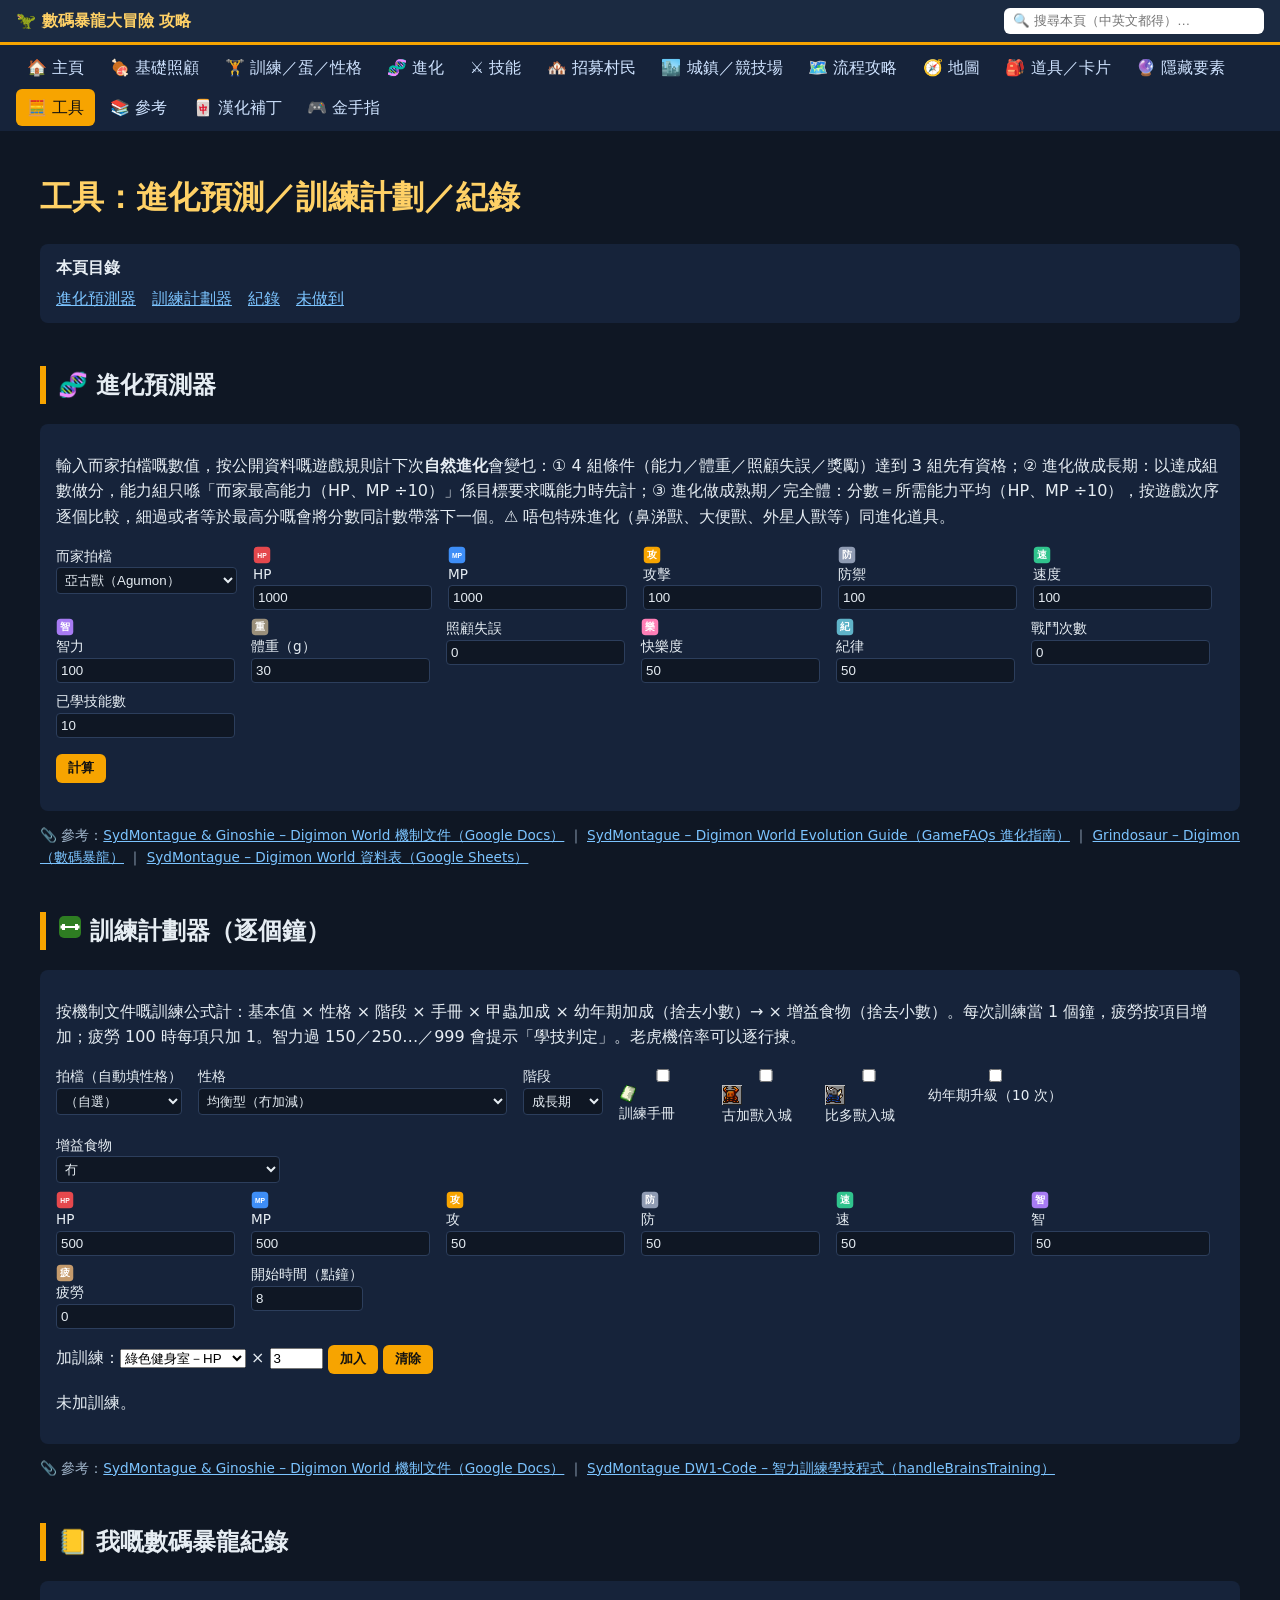
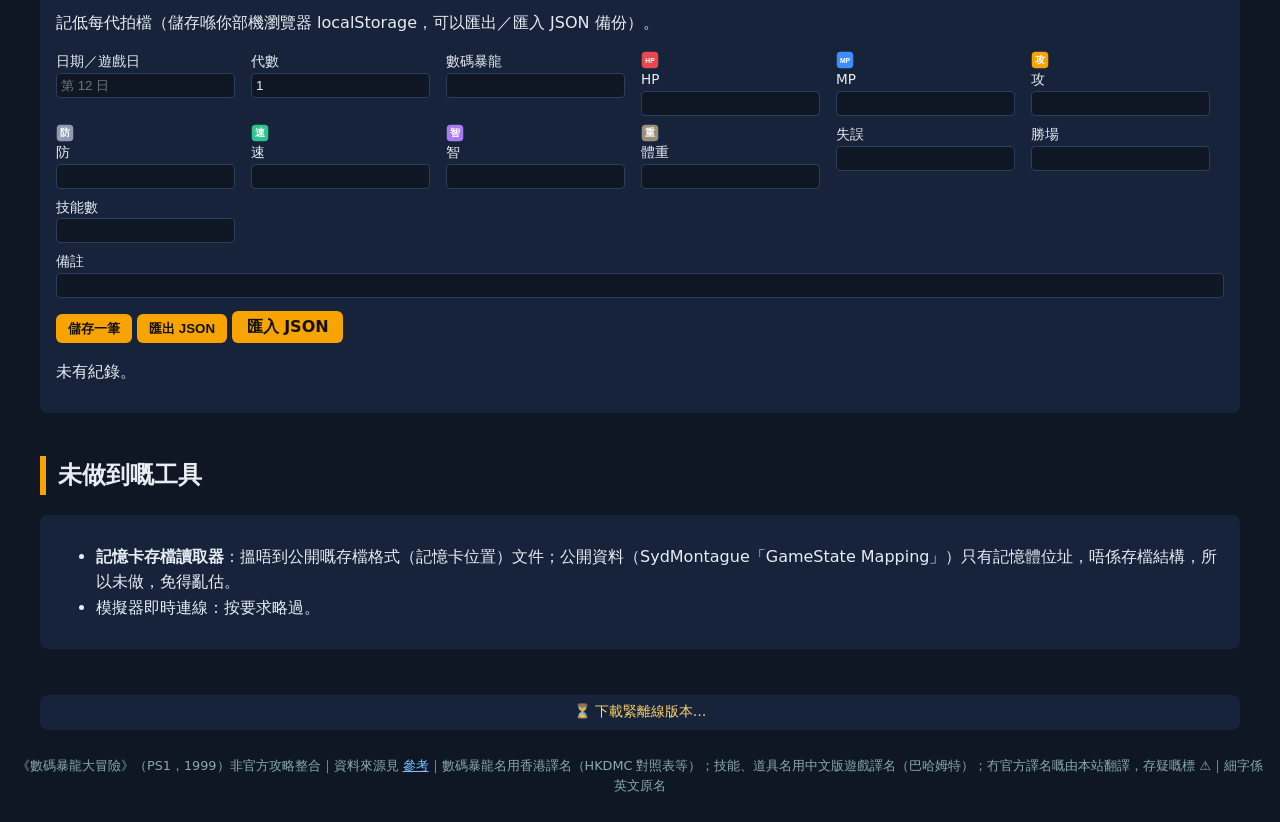
<file: tools.html>
<!doctype html><html lang="zh-HK"><head><meta charset="utf-8"><meta name="viewport" content="width=device-width,initial-scale=1"><title>工具：進化預測／訓練計劃／紀錄 – 數碼暴龍大冒險 攻略</title><link rel="stylesheet" href="style.css?v=675559d62b"><link rel="manifest" href="manifest.webmanifest"><meta name="theme-color" content="#1b2a41"><link rel="icon" type="image/png" sizes="192x192" href="img/pwa/icon-192.png"><link rel="apple-touch-icon" href="img/pwa/apple-touch-icon.png"><meta name="apple-mobile-web-app-capable" content="yes"><meta name="mobile-web-app-capable" content="yes"><meta name="apple-mobile-web-app-status-bar-style" content="black-translucent"><meta name="apple-mobile-web-app-title" content="數碼暴龍攻略"></head><body>
<header><button id="hb" aria-label="選單">☰</button><a class="logo" href="index.html">🦖 數碼暴龍大冒險 攻略</a><input id="q" type="search" placeholder="🔍 搜尋本頁（中英文都得）…"></header>
<nav id="nav"><a href="index.html">🏠 主頁</a><a href="basics.html">🍖 基礎照顧</a><a href="training.html">🏋️ 訓練／蛋／性格</a><a href="evolution.html">🧬 進化</a><a href="techniques.html">⚔️ 技能</a><a href="recruitment.html">🏘️ 招募村民</a><a href="town.html">🏙️ 城鎮／競技場</a><a href="walkthrough.html">🗺️ 流程攻略</a><a href="map.html">🧭 地圖</a><a href="items.html">🎒 道具／卡片</a><a href="secrets.html">🔮 隱藏要素</a><a href="tools.html" class=on>🧮 工具</a><a href="references.html">📚 參考</a><a href="patch.html">🀄 漢化補丁</a><a href="cheats.html">🎮 金手指</a></nav><main><h1>工具：進化預測／訓練計劃／紀錄</h1><nav class="toc"><b>本頁目錄</b><a href="#evo">進化預測器</a><a href="#plan">訓練計劃器</a><a href="#rec">紀錄</a><a href="#gap">未做到</a></nav><h2 id="evo">🧬 進化預測器</h2><div class="card"><p>輸入而家拍檔嘅數值，按公開資料嘅遊戲規則計下次<b>自然進化</b>會變乜：① 4 組條件（能力／體重／照顧失誤／獎勵）達到 3 組先有資格；② 進化做成長期：以達成組數做分，能力組只喺「而家最高能力（HP、MP ÷10）」係目標要求嘅能力時先計；③ 進化做成熟期／完全體：分數＝所需能力平均（HP、MP ÷10），按遊戲次序逐個比較，細過或者等於最高分嘅會將分數同計數帶落下一個。⚠️ 唔包特殊進化（鼻涕獸、大便獸、外星人獸等）同進化道具。</p>
<div class="form" id="evof"><label>而家拍檔 <select id="ev_cur"></select></label><label><img src="img/ui/stat_hp.svg" width="18" height="18" alt="HP" class="ui" loading="lazy">HP <input type="number" id="ev_hp" value="1000"></label><label><img src="img/ui/stat_mp.svg" width="18" height="18" alt="MP" class="ui" loading="lazy">MP <input type="number" id="ev_mp" value="1000"></label><label><img src="img/ui/stat_of.svg" width="18" height="18" alt="OF" class="ui" loading="lazy">攻擊 <input type="number" id="ev_of" value="100"></label><label><img src="img/ui/stat_de.svg" width="18" height="18" alt="DE" class="ui" loading="lazy">防禦 <input type="number" id="ev_de" value="100"></label><label><img src="img/ui/stat_sp.svg" width="18" height="18" alt="SP" class="ui" loading="lazy">速度 <input type="number" id="ev_sp" value="100"></label><label><img src="img/ui/stat_br.svg" width="18" height="18" alt="BR" class="ui" loading="lazy">智力 <input type="number" id="ev_br" value="100"></label><label><img src="img/ui/stat_wt.svg" width="18" height="18" alt="WT" class="ui" loading="lazy">體重（g） <input type="number" id="ev_w" value="30"></label><label>照顧失誤 <input type="number" id="ev_mi" value="0"></label><label><img src="img/ui/stat_ha.svg" width="18" height="18" alt="HA" class="ui" loading="lazy">快樂度 <input type="number" id="ev_ha" value="50"></label><label><img src="img/ui/stat_di.svg" width="18" height="18" alt="DI" class="ui" loading="lazy">紀律 <input type="number" id="ev_di" value="50"></label><label>戰鬥次數 <input type="number" id="ev_ba" value="0"></label><label>已學技能數 <input type="number" id="ev_te" value="10"></label></div>
<p><button id="ev_go">計算</button></p><div id="ev_out"></div></div><p class="ref">📎 參考：<a href="https://docs.google.com/document/d/1aHHXZXjZNDabFTWUdF055M0oshyC57kff5NVc2BTYGE" target="_blank" rel="noopener">SydMontague &amp; Ginoshie – Digimon World 機制文件（Google Docs）</a> ｜ <a href="https://gamefaqs.gamespot.com/ps/913684-digimon-world/faqs/73845" target="_blank" rel="noopener">SydMontague – Digimon World Evolution Guide（GameFAQs 進化指南）</a> ｜ <a href="https://www.grindosaur.com/en/games/digimon-world/digimon" target="_blank" rel="noopener">Grindosaur – Digimon（數碼暴龍）</a> ｜ <a href="https://docs.google.com/spreadsheets/d/19E7zgE2JJN4LQnlv9TNzenTaeld5OcRzC99EkiM80Cw" target="_blank" rel="noopener">SydMontague – Digimon World 資料表（Google Sheets）</a></p>
<h2 id="plan"><img src="img/ui/gym.svg" width="24" height="24" alt="" class="ui" loading="lazy"> 訓練計劃器（逐個鐘）</h2><div class="card"><p>按機制文件嘅訓練公式計：基本值 × 性格 × 階段 × 手冊 × 甲蟲加成 × 幼年期加成（捨去小數）→ × 增益食物（捨去小數）。每次訓練當 1 個鐘，疲勞按項目增加；疲勞 100 時每項只加 1。智力過 150／250…／999 會提示「學技判定」。老虎機倍率可以逐行揀。</p>
<div class="form"><label>拍檔（自動填性格） <select id="pl_d"></select></label><label>性格 <select id="pl_p"><option value="NEUTRAL">均衡型（冇加減）</option><option value="HP_DEFENSE">體防型（HP／防禦 +10%，攻擊／速度 −10%）</option><option value="MP_BRAINS">智力型（MP／智力 +10%，HP／防禦 −10%）</option><option value="OFFENSE_SPEED">攻速型（攻擊／速度 +10%，MP／智力 −10%）</option><option value="FILTH">汙穢型（全部 −20%）</option></select></label><label>階段 <select id="pl_l"><option value="-0.1">幼年期</option><option value="0" selected>成長期</option><option value="0.1">成熟期</option><option value="0.2">完全體</option></select></label>
<label><input type="checkbox" id="pl_man"> <img src="img/icons_trn-manual-icon.png" width="18" height="18" alt="" loading="lazy">訓練手冊</label><label><input type="checkbox" id="pl_kuw"> <img src="img/icons_kuwagamon-icon.png" width="20" height="20" alt="" loading="lazy">古加獸入城</label><label><input type="checkbox" id="pl_kab"> <img src="img/icons_kabuterimon-icon.png" width="20" height="20" alt="" loading="lazy">比多獸入城</label><label><input type="checkbox" id="pl_fr"> 幼年期升級（10 次）</label><label>增益食物 <select id="pl_it"><option value="">冇</option><option value="c">挑戰胡蘿蔔（MP／攻／智 ×1.2）</option><option value="r">櫻花鳥蘿蔔（HP／防／速 ×1.2）</option><option value="p">數碼松果（全部 ×1.5）</option></select></label></div>
<div class="form"><label><img src="img/ui/stat_hp.svg" width="18" height="18" alt="HP" class="ui" loading="lazy">HP <input type="number" id="pl_hp" value="500"></label><label><img src="img/ui/stat_mp.svg" width="18" height="18" alt="MP" class="ui" loading="lazy">MP <input type="number" id="pl_mp" value="500"></label><label><img src="img/ui/stat_of.svg" width="18" height="18" alt="OF" class="ui" loading="lazy">攻 <input type="number" id="pl_of" value="50"></label><label><img src="img/ui/stat_de.svg" width="18" height="18" alt="DE" class="ui" loading="lazy">防 <input type="number" id="pl_de" value="50"></label><label><img src="img/ui/stat_sp.svg" width="18" height="18" alt="SP" class="ui" loading="lazy">速 <input type="number" id="pl_sp" value="50"></label><label><img src="img/ui/stat_br.svg" width="18" height="18" alt="BR" class="ui" loading="lazy">智 <input type="number" id="pl_br" value="50"></label><label><img src="img/ui/stat_ti.svg" width="18" height="18" alt="TI" class="ui" loading="lazy">疲勞 <input type="number" id="pl_ti" value="0"></label><label>開始時間（點鐘） <input type="number" id="pl_h" value="8" min="0" max="23"></label></div>
<p><label>加訓練：<select id="pl_ex"></select></label> × <input type="number" id="pl_n" value="3" min="1" max="24" style="width:4em"> <button id="pl_add">加入</button> <button id="pl_clr">清除</button></p><div id="pl_out"></div></div><p class="ref">📎 參考：<a href="https://docs.google.com/document/d/1aHHXZXjZNDabFTWUdF055M0oshyC57kff5NVc2BTYGE" target="_blank" rel="noopener">SydMontague &amp; Ginoshie – Digimon World 機制文件（Google Docs）</a> ｜ <a href="https://github.com/SydMontague/DW1-Code" target="_blank" rel="noopener">SydMontague DW1-Code – 智力訓練學技程式（handleBrainsTraining）</a></p>
<h2 id="rec">📒 我嘅數碼暴龍紀錄</h2><div class="card"><p>記低每代拍檔（儲存喺你部機瀏覽器 localStorage，可以匯出／匯入 JSON 備份）。</p>
<div class="form"><label>日期／遊戲日 <input id="rc_day" placeholder="第 12 日"></label><label>代數 <input type="number" id="rc_gen" value="1"></label><label>數碼暴龍 <input id="rc_name" list="dlist"></label><label><img src="img/ui/stat_hp.svg" width="18" height="18" alt="HP" class="ui" loading="lazy">HP <input type="number" id="rc_hp"></label><label><img src="img/ui/stat_mp.svg" width="18" height="18" alt="MP" class="ui" loading="lazy">MP <input type="number" id="rc_mp"></label><label><img src="img/ui/stat_of.svg" width="18" height="18" alt="OF" class="ui" loading="lazy">攻 <input type="number" id="rc_of"></label><label><img src="img/ui/stat_de.svg" width="18" height="18" alt="DE" class="ui" loading="lazy">防 <input type="number" id="rc_de"></label><label><img src="img/ui/stat_sp.svg" width="18" height="18" alt="SP" class="ui" loading="lazy">速 <input type="number" id="rc_sp"></label><label><img src="img/ui/stat_br.svg" width="18" height="18" alt="BR" class="ui" loading="lazy">智 <input type="number" id="rc_br"></label><label><img src="img/ui/stat_wt.svg" width="18" height="18" alt="WT" class="ui" loading="lazy">體重 <input type="number" id="rc_w"></label><label>失誤 <input type="number" id="rc_mi"></label><label>勝場 <input type="number" id="rc_ba"></label><label>技能數 <input type="number" id="rc_te"></label><label style="flex-basis:100%">備註 <input id="rc_note" style="width:100%"></label></div>
<p><button id="rc_add">儲存一筆</button> <button id="rc_exp">匯出 JSON</button> <label class="btn">匯入 JSON <input type="file" id="rc_imp" accept=".json" hidden></label></p><datalist id="dlist"></datalist><div id="rc_out"></div></div>
<h2 id="gap">未做到嘅工具</h2><div class="card"><ul><li><b>記憶卡存檔讀取器</b>：搵唔到公開嘅存檔格式（記憶卡位置）文件；公開資料（SydMontague「GameState Mapping」）只有記憶體位址，唔係存檔結構，所以未做，免得亂估。</li><li>模擬器即時連線：按要求略過。</li></ul></div>
<script id="evdata" type="application/json">{"Botamon": {"stage": "Fresh", "z": "黑球獸", "c": {"st": [null, null, null, null, null, null], "mi": null, "w": null, "ha": null, "di": null, "ba": null, "te": null, "key": []}, "to": ["Koromon"], "ic": "img/icons_botamon-icon.png", "pers": "NEUTRAL"}, "Poyomon": {"stage": "Fresh", "z": "浮游獸", "c": {"st": [null, null, null, null, null, null], "mi": null, "w": null, "ha": null, "di": null, "ba": null, "te": null, "key": []}, "to": ["Tokomon"], "ic": "img/icons_poyomon-icon.png", "pers": "OFFENSE_SPEED"}, "Punimon": {"stage": "Fresh", "z": "布尼獸", "c": {"st": [null, null, null, null, null, null], "mi": null, "w": null, "ha": null, "di": null, "ba": null, "te": null, "key": []}, "to": ["Tsunomon"], "ic": "img/icons_punimon-icon.png", "pers": "HP_DEFENSE"}, "Yuramon": {"stage": "Fresh", "z": "浮球獸", "c": {"st": [null, null, null, null, null, null], "mi": null, "w": null, "ha": null, "di": null, "ba": null, "te": null, "key": []}, "to": ["Tanemon"], "ic": "img/icons_yuramon-icon.png", "pers": "MP_BRAINS"}, "Koromon": {"stage": "In-Training", "z": "滾球獸", "c": {"st": [null, null, null, null, null, null], "mi": null, "w": null, "ha": null, "di": null, "ba": null, "te": null, "key": []}, "to": ["Agumon", "Gabumon"], "ic": "img/icons_koromon-icon.png", "pers": "NEUTRAL"}, "Tanemon": {"stage": "In-Training", "z": "種子獸", "c": {"st": [null, null, null, null, null, null], "mi": null, "w": null, "ha": null, "di": null, "ba": null, "te": null, "key": []}, "to": ["Palmon", "Betamon"], "ic": "img/icons_tanemon-icon.png", "pers": "MP_BRAINS"}, "Tokomon": {"stage": "In-Training", "z": "迪哥獸", "c": {"st": [null, null, null, null, null, null], "mi": null, "w": null, "ha": null, "di": null, "ba": null, "te": null, "key": []}, "to": ["Patamon", "Biyomon"], "ic": "img/icons_tokomon-icon.png", "pers": "OFFENSE_SPEED"}, "Tsunomon": {"stage": "In-Training", "z": "獨角獸", "c": {"st": [null, null, null, null, null, null], "mi": null, "w": null, "ha": null, "di": null, "ba": null, "te": null, "key": []}, "to": ["Elecmon", "Penguinmon"], "ic": "img/icons_tsunomon-icon.png", "pers": "HP_DEFENSE"}, "Agumon": {"stage": "Rookie", "z": "亞古獸", "c": {"st": [10.0, 10.0, 1.0, null, null, null], "mi": ["≥", 0.0], "w": [10.0, 20.0], "ha": null, "di": null, "ba": null, "te": null, "key": ["Koromon"]}, "to": ["Greymon", "Meramon", "Birdramon", "Centarumon", "Monochromon", "Tyrannomon"], "ic": "img/icons_agumon-icon.png", "pers": "NEUTRAL"}, "Betamon": {"stage": "Rookie", "z": "比特獸", "c": {"st": [10.0, 10.0, null, 1.0, null, null], "mi": ["≥", 0.0], "w": [10.0, 20.0], "ha": null, "di": null, "ba": null, "te": ["≥", 0.0], "key": ["Tanemon"]}, "to": ["Seadramon", "Whamon", "Shellmon", "Coelamon"], "ic": "img/icons_betamon-icon.png", "pers": "HP_DEFENSE"}, "Biyomon": {"stage": "Rookie", "z": "比丘獸", "c": {"st": [null, 10.0, null, 1.0, 1.0, null], "mi": ["≥", 0.0], "w": [10.0, 20.0], "ha": null, "di": null, "ba": null, "te": ["≥", 0.0], "key": ["Tokomon"]}, "to": ["Birdramon", "Airdramon", "Kokatorimon", "Unimon", "Kabuterimon"], "ic": "img/icons_biyomon-icon.png", "pers": "MP_BRAINS"}, "Elecmon": {"stage": "Rookie", "z": "艾力獸", "c": {"st": [10.0, null, 1.0, null, 1.0, null], "mi": ["≥", 0.0], "w": [10.0, 20.0], "ha": null, "di": null, "ba": null, "te": ["≥", 0.0], "key": ["Tsunomon"]}, "to": ["Leomon", "Angemon", "Bakemon", "Kokatorimon"], "ic": "img/icons_elecmon-icon.png", "pers": "OFFENSE_SPEED"}, "Gabumon": {"stage": "Rookie", "z": "加布獸", "c": {"st": [null, null, null, 1.0, 1.0, 1.0], "mi": ["≥", 0.0], "w": [10.0, 20.0], "ha": null, "di": null, "ba": null, "te": ["≥", 0.0], "key": ["Koromon"]}, "to": ["Centarumon", "Monochromon", "Drimogemon", "Tyrannomon", "Ogremon", "Garurumon"], "ic": "img/icons_gabumon-icon.png", "pers": "HP_DEFENSE"}, "Kunemon": {"stage": "Rookie", "z": "毛蟲獸", "c": {"st": [null, null, null, null, null, null], "mi": null, "w": null, "ha": null, "di": null, "ba": null, "te": null, "key": []}, "to": ["Bakemon", "Kabuterimon", "Kuwagamon", "Vegiemon"], "ic": "img/icons_kunemon-icon.png", "pers": "OFFENSE_SPEED"}, "Palmon": {"stage": "Rookie", "z": "巴魯獸", "c": {"st": [null, 10.0, null, null, 1.0, 1.0], "mi": ["≥", 0.0], "w": [10.0, 20.0], "ha": null, "di": null, "ba": null, "te": ["≥", 0.0], "key": ["Tanemon"]}, "to": ["Kuwagamon", "Vegiemon", "Ninjamon", "Whamon", "Coelamon"], "ic": "img/icons_palmon-icon.png", "pers": "MP_BRAINS"}, "Patamon": {"stage": "Rookie", "z": "巴達獸", "c": {"st": [10.0, null, 1.0, null, null, 1.0], "mi": ["≥", 0.0], "w": [10.0, 20.0], "ha": null, "di": null, "ba": null, "te": ["≥", 0.0], "key": ["Tokomon"]}, "to": ["Drimogemon", "Tyrannomon", "Ogremon", "Leomon", "Angemon", "Unimon"], "ic": "img/icons_patamon-icon.png", "pers": "NEUTRAL"}, "Penguinmon": {"stage": "Rookie", "z": "企鵝獸", "c": {"st": [null, 10.0, null, 1.0, null, 1.0], "mi": ["≥", 0.0], "w": [10.0, 20.0], "ha": null, "di": null, "ba": null, "te": ["≥", 0.0], "key": ["Tsunomon"]}, "to": ["Whamon", "Shellmon", "Garurumon", "Frigimon", "Mojyamon"], "ic": "img/icons_penguinmon-icon.png", "pers": "NEUTRAL"}, "Airdramon": {"stage": "Champion", "z": "飛龍獸", "c": {"st": [null, 1000.0, null, null, 100.0, 100.0], "mi": ["≤", 1.0], "w": [25.0, 35.0], "ha": null, "di": ["≥", 90.0], "ba": null, "te": ["≥", 35.0], "key": []}, "to": ["Megadramon", "Phoenixmon"], "ic": "img/icons_airdramon-icon.png", "pers": "MP_BRAINS"}, "Angemon": {"stage": "Champion", "z": "天使獸", "c": {"st": [null, 1000.0, null, null, null, 100.0], "mi": ["≤", 0.0], "w": [15.0, 25.0], "ha": null, "di": null, "ba": null, "te": ["≥", 35.0], "key": ["Patamon"]}, "to": ["Andromon", "Phoenixmon"], "ic": "img/icons_angemon-icon.png", "pers": "MP_BRAINS"}, "Bakemon": {"stage": "Champion", "z": "猛鬼獸", "c": {"st": [null, 1000.0, null, null, null, null], "mi": ["≥", 3.0], "w": [15.0, 25.0], "ha": ["≥", 50.0], "di": null, "ba": null, "te": ["≥", 28.0], "key": []}, "to": ["SkullGreymon", "Giromon"], "ic": "img/icons_bakemon-icon.png", "pers": "MP_BRAINS"}, "Birdramon": {"stage": "Champion", "z": "巴多拉獸", "c": {"st": [null, null, null, null, 100.0, null], "mi": ["≥", 3.0], "w": [15.0, 25.0], "ha": null, "di": null, "ba": null, "te": ["≥", 35.0], "key": ["Biyomon"]}, "to": ["Phoenixmon"], "ic": "img/icons_birdramon-icon.png", "pers": "OFFENSE_SPEED"}, "Centarumon": {"stage": "Champion", "z": "人馬獸", "c": {"st": [null, null, null, null, null, 100.0], "mi": ["≤", 3.0], "w": [25.0, 35.0], "ha": null, "di": ["≥", 60.0], "ba": null, "te": ["≥", 28.0], "key": []}, "to": ["Andromon", "Giromon"], "ic": "img/icons_centarumon-icon.png", "pers": "MP_BRAINS"}, "Coelamon": {"stage": "Champion", "z": "西拉獸", "c": {"st": [null, null, null, 100.0, null, null], "mi": ["≥", 3.0], "w": [25.0, 35.0], "ha": null, "di": null, "ba": ["≤", 5.0], "te": ["≥", 35.0], "key": []}, "to": ["MegaSeadramon"], "ic": "img/icons_coelamon-icon.png", "pers": "OFFENSE_SPEED"}, "Devimon": {"stage": "Champion", "z": "惡魔獸", "c": {"st": [null, null, null, null, null, null], "mi": null, "w": null, "ha": null, "di": null, "ba": null, "te": null, "key": []}, "to": ["SkullGreymon", "Megadramon"], "ic": "img/icons_devimon-icon.png", "pers": "NEUTRAL"}, "Drimogemon": {"stage": "Champion", "z": "鑽地獸", "c": {"st": [null, null, 100.0, null, null, null], "mi": ["≥", 3.0], "w": [35.0, 45.0], "ha": ["≥", 50.0], "di": null, "ba": null, "te": ["≥", 28.0], "key": []}, "to": ["MetalGreymon"], "ic": "img/icons_drimogemon-icon.png", "pers": "OFFENSE_SPEED"}, "Frigimon": {"stage": "Champion", "z": "雪人獸", "c": {"st": [null, 1000.0, null, null, null, 100.0], "mi": ["≤", 5.0], "w": [25.0, 35.0], "ha": ["≥", 50.0], "di": null, "ba": null, "te": ["≥", 28.0], "key": []}, "to": ["MetalMamemon", "Mamemon"], "ic": "img/icons_frigimon-icon.png", "pers": "MP_BRAINS"}, "Garurumon": {"stage": "Champion", "z": "加魯魯獸", "c": {"st": [null, 1000.0, null, null, 100.0, null], "mi": ["≤", 1.0], "w": [25.0, 35.0], "ha": null, "di": ["≥", 90.0], "ba": null, "te": ["≥", 28.0], "key": []}, "to": ["SkullGreymon", "MegaSeadramon"], "ic": "img/icons_garurumon-icon.png", "pers": "NEUTRAL"}, "Greymon": {"stage": "Champion", "z": "暴龍獸", "c": {"st": [null, null, 100.0, 100.0, 100.0, 100.0], "mi": ["≤", 1.0], "w": [25.0, 35.0], "ha": null, "di": ["≥", 90.0], "ba": null, "te": ["≥", 35.0], "key": []}, "to": ["MetalGreymon", "SkullGreymon"], "ic": "img/icons_greymon-icon.png", "pers": "NEUTRAL"}, "Kabuterimon": {"stage": "Champion", "z": "比多獸", "c": {"st": [1000.0, 1000.0, 100.0, null, 100.0, null], "mi": ["≤", 1.0], "w": [25.0, 35.0], "ha": null, "di": null, "ba": null, "te": ["≥", 35.0], "key": ["Kunemon"]}, "to": ["H-Kabuterimon", "MetalMamemon"], "ic": "img/icons_kabuterimon-icon.png", "pers": "OFFENSE_SPEED"}, "Kokatorimon": {"stage": "Champion", "z": "巨雞獸", "c": {"st": [1000.0, null, null, null, null, null], "mi": ["≥", 3.0], "w": [25.0, 35.0], "ha": null, "di": null, "ba": null, "te": ["≥", 28.0], "key": ["Biyomon"]}, "to": ["Phoenixmon", "Piximon"], "ic": "img/icons_kokatorimon-icon.png", "pers": "HP_DEFENSE"}, "Kuwagamon": {"stage": "Champion", "z": "古加獸", "c": {"st": [1000.0, 1000.0, 100.0, null, 100.0, null], "mi": ["≥", 5.0], "w": [25.0, 35.0], "ha": null, "di": null, "ba": null, "te": ["≥", 28.0], "key": ["Kunemon"]}, "to": ["H-Kabuterimon", "Piximon"], "ic": "img/icons_kuwagamon-icon.png", "pers": "HP_DEFENSE"}, "Leomon": {"stage": "Champion", "z": "獅子獸", "c": {"st": [null, null, 100.0, null, 100.0, 100.0], "mi": ["≤", 1.0], "w": [15.0, 25.0], "ha": null, "di": null, "ba": ["≥", 10.0], "te": ["≥", 35.0], "key": []}, "to": ["Andromon", "Mamemon"], "ic": "img/icons_leomon-icon.png", "pers": "NEUTRAL"}, "Meramon": {"stage": "Champion", "z": "火焰獸", "c": {"st": [null, null, 100.0, null, null, null], "mi": ["≥", 5.0], "w": [15.0, 25.0], "ha": null, "di": null, "ba": ["≥", 10.0], "te": ["≥", 28.0], "key": []}, "to": ["MetalGreymon", "Andromon"], "ic": "img/icons_meramon-icon.png", "pers": "OFFENSE_SPEED"}, "Mojyamon": {"stage": "Champion", "z": "毛人獸", "c": {"st": [1000.0, null, null, null, null, null], "mi": ["≥", 5.0], "w": [15.0, 25.0], "ha": null, "di": null, "ba": ["≤", 5.0], "te": ["≥", 28.0], "key": []}, "to": ["SkullGreymon", "Mamemon"], "ic": "img/icons_mojyamon-icon.png", "pers": "NEUTRAL"}, "Monochromon": {"stage": "Champion", "z": "角龍獸", "c": {"st": [1000.0, null, null, 100.0, null, 100.0], "mi": ["≤", 3.0], "w": [35.0, 45.0], "ha": null, "di": null, "ba": ["≤", 5.0], "te": ["≥", 35.0], "key": []}, "to": ["MetalGreymon", "MetalMamemon"], "ic": "img/icons_monochromon-icon.png", "pers": "HP_DEFENSE"}, "Nanimon": {"stage": "Champion", "z": "亞伯獸", "c": {"st": [null, null, null, null, null, null], "mi": null, "w": null, "ha": null, "di": null, "ba": null, "te": null, "key": []}, "to": ["Digitamamon"], "ic": "img/icons_nanimon-icon.png", "pers": "FILTH"}, "Ninjamon": {"stage": "Champion", "z": "伊賀獸", "c": {"st": [null, 1000.0, 100.0, null, 100.0, null], "mi": ["≤", 1.0], "w": [5.0, 15.0], "ha": null, "di": null, "ba": ["≥", 15.0], "te": ["≥", 35.0], "key": []}, "to": ["Piximon", "MetalMamemon", "Mamemon"], "ic": "img/icons_ninjamon-icon.png", "pers": "OFFENSE_SPEED"}, "Numemon": {"stage": "Champion", "z": "鼻涕獸", "c": {"st": [null, null, null, null, null, null], "mi": null, "w": null, "ha": null, "di": null, "ba": null, "te": null, "key": []}, "to": ["Monzaemon"], "ic": "img/icons_numemon-icon.png", "pers": "FILTH"}, "Ogremon": {"stage": "Champion", "z": "奧加獸", "c": {"st": [1000.0, null, 100.0, null, null, null], "mi": ["≥", 5.0], "w": [25.0, 35.0], "ha": null, "di": null, "ba": ["≥", 15.0], "te": ["≥", 35.0], "key": []}, "to": ["Andromon", "Giromon"], "ic": "img/icons_ogremon-icon.png", "pers": "OFFENSE_SPEED"}, "Seadramon": {"stage": "Champion", "z": "海龍獸", "c": {"st": [1000.0, 1000.0, null, null, null, null], "mi": ["≥", 3.0], "w": [25.0, 35.0], "ha": null, "di": null, "ba": ["≤", 5.0], "te": ["≥", 28.0], "key": []}, "to": ["Megadramon", "MegaSeadramon"], "ic": "img/icons_seadramon-icon.png", "pers": "HP_DEFENSE"}, "Shellmon": {"stage": "Champion", "z": "貝殼獸", "c": {"st": [1000.0, null, null, 100.0, null, null], "mi": ["≥", 5.0], "w": [35.0, 45.0], "ha": null, "di": null, "ba": null, "te": ["≥", 35.0], "key": ["Betamon"]}, "to": ["H-Kabuterimon", "MegaSeadramon"], "ic": "img/icons_shellmon-icon.png", "pers": "HP_DEFENSE"}, "Sukamon": {"stage": "Champion", "z": "大便獸", "c": {"st": [null, null, null, null, null, null], "mi": null, "w": null, "ha": null, "di": null, "ba": null, "te": null, "key": []}, "to": ["Etemon"], "ic": "img/icons_sukamon-icon.png", "pers": "FILTH"}, "Tyrannomon": {"stage": "Champion", "z": "巨龍獸", "c": {"st": [1000.0, null, null, 100.0, null, null], "mi": ["≤", 5.0], "w": [25.0, 35.0], "ha": null, "di": null, "ba": ["≤", 5.0], "te": ["≥", 28.0], "key": []}, "to": ["MetalGreymon", "Megadramon"], "ic": "img/icons_tyrannomon-icon.png", "pers": "NEUTRAL"}, "Unimon": {"stage": "Champion", "z": "獨角馬獸", "c": {"st": [1000.0, null, null, null, 100.0, null], "mi": ["≤", 3.0], "w": [25.0, 35.0], "ha": null, "di": null, "ba": ["≥", 10.0], "te": ["≥", 35.0], "key": []}, "to": ["Giromon", "Phoenixmon"], "ic": "img/icons_unimon-icon.png", "pers": "NEUTRAL"}, "Vegiemon": {"stage": "Champion", "z": "鼻屎獸", "c": {"st": [null, 1000.0, null, null, null, null], "mi": ["≥", 5.0], "w": [5.0, 15.0], "ha": ["≥", 50.0], "di": null, "ba": null, "te": ["≥", 21.0], "key": []}, "to": ["Piximon"], "ic": "img/icons_vegiemon-icon.png", "pers": "MP_BRAINS"}, "Whamon": {"stage": "Champion", "z": "巨鯨獸", "c": {"st": [1000.0, null, null, null, null, 100.0], "mi": ["≤", 5.0], "w": [35.0, 45.0], "ha": null, "di": ["≥", 60.0], "ba": null, "te": ["≥", 28.0], "key": []}, "to": ["MegaSeadramon", "Mamemon"], "ic": "img/icons_whamon-icon.png", "pers": "HP_DEFENSE"}, "Andromon": {"stage": "Ultimate", "z": "安杜路獸", "c": {"st": [2000.0, 4000.0, 200.0, 400.0, 200.0, 400.0], "mi": ["≤", 5.0], "w": [35.0, 45.0], "ha": null, "di": ["≥", 95.0], "ba": ["≥", 30.0], "te": ["≥", 30.0], "key": []}, "to": [], "ic": "img/icons_andromon-icon.png", "pers": "MP_BRAINS"}, "Digitamamon": {"stage": "Ultimate", "z": "蛋蛋獸", "c": {"st": [3000.0, 3000.0, 400.0, 400.0, 400.0, 300.0], "mi": ["≤", 0.0], "w": [5.0, 15.0], "ha": null, "di": null, "ba": ["≥", 100.0], "te": ["≥", 49.0], "key": []}, "to": [], "ic": "img/icons_digitamamon-icon.png", "pers": "NEUTRAL"}, "Etemon": {"stage": "Ultimate", "z": "悟空獸", "c": {"st": [2000.0, 3000.0, 400.0, 200.0, 400.0, 300.0], "mi": ["≤", 0.0], "w": [10.0, 20.0], "ha": null, "di": null, "ba": ["≥", 50.0], "te": ["≥", 49.0], "key": []}, "to": [], "ic": "img/icons_etemon-icon.png", "pers": "OFFENSE_SPEED"}, "H-Kabuterimon": {"stage": "Ultimate", "z": "力神比多獸", "c": {"st": [7000.0, null, 400.0, 600.0, 400.0, null], "mi": ["≤", 5.0], "w": [50.0, 60.0], "ha": null, "di": null, "ba": ["≤", 0.0], "te": ["≥", 40.0], "key": []}, "to": [], "ic": "img/icons_h-kabuterimon-icon.png", "pers": "HP_DEFENSE"}, "Mamemon": {"stage": "Ultimate", "z": "豆豆獸", "c": {"st": [null, null, 400.0, 300.0, 300.0, 400.0], "mi": ["≥", 15.0], "w": [0.0, 10.0], "ha": ["≥", 90.0], "di": null, "ba": null, "te": ["≥", 25.0], "key": []}, "to": [], "ic": "img/icons_mamemon-icon.png", "pers": "NEUTRAL"}, "Megadramon": {"stage": "Ultimate", "z": "機械飛龍獸", "c": {"st": [3000.0, 5000.0, 500.0, 300.0, 400.0, 400.0], "mi": ["≤", 10.0], "w": [50.0, 60.0], "ha": null, "di": null, "ba": ["≥", 30.0], "te": ["≥", 30.0], "key": []}, "to": [], "ic": "img/icons_megadramon-icon.png", "pers": "NEUTRAL"}, "MegaSeadramon": {"stage": "Ultimate", "z": "超海龍獸", "c": {"st": [null, 4000.0, 500.0, 400.0, null, 400.0], "mi": ["≤", 5.0], "w": [25.0, 35.0], "ha": null, "di": null, "ba": ["≤", 0.0], "te": ["≥", 40.0], "key": []}, "to": [], "ic": "img/icons_megaseadramon-icon.png", "pers": "OFFENSE_SPEED"}, "MetalGreymon": {"stage": "Ultimate", "z": "機械暴龍獸", "c": {"st": [4000.0, 3000.0, 500.0, 500.0, 300.0, 300.0], "mi": ["≤", 10.0], "w": [60.0, 70.0], "ha": null, "di": ["≥", 95.0], "ba": ["≥", 30.0], "te": ["≥", 30.0], "key": []}, "to": [], "ic": "img/icons_metalgreymon-icon.png", "pers": "NEUTRAL"}, "MetalMamemon": {"stage": "Ultimate", "z": "鋼鐵豆豆獸", "c": {"st": [null, null, 500.0, 400.0, 400.0, 400.0], "mi": ["≤", 15.0], "w": [5.0, 15.0], "ha": ["≥", 95.0], "di": null, "ba": null, "te": ["≥", 30.0], "key": []}, "to": [], "ic": "img/icons_metalmamemon-icon.png", "pers": "HP_DEFENSE"}, "Monzaemon": {"stage": "Ultimate", "z": "熊仔獸", "c": {"st": [3000.0, 3000.0, 300.0, 300.0, 300.0, 300.0], "mi": ["≤", 0.0], "w": [35.0, 45.0], "ha": null, "di": null, "ba": ["≥", 50.0], "te": ["≥", 49.0], "key": []}, "to": [], "ic": "img/icons_monzaemon-icon.png", "pers": "HP_DEFENSE"}, "Phoenixmon": {"stage": "Ultimate", "z": "鳳凰獸", "c": {"st": [4000.0, 4000.0, null, null, 400.0, 600.0], "mi": ["≤", 3.0], "w": [25.0, 35.0], "ha": null, "di": ["≥", 100.0], "ba": ["≤", 0.0], "te": ["≥", 40.0], "key": []}, "to": ["Hiro"], "ic": "img/icons_phoenixmon-icon.png", "pers": "MP_BRAINS"}, "Piximon": {"stage": "Ultimate", "z": "妖精獸", "c": {"st": [null, null, 300.0, 300.0, 400.0, 400.0], "mi": ["≥", 15.0], "w": [0.0, 10.0], "ha": ["≥", 95.0], "di": null, "ba": null, "te": ["≥", 25.0], "key": []}, "to": [], "ic": "img/icons_piximon-icon.png", "pers": "MP_BRAINS"}, "SkullGreymon": {"stage": "Ultimate", "z": "喪屍暴龍獸", "c": {"st": [4000.0, 6000.0, 400.0, 400.0, 200.0, 500.0], "mi": ["≥", 10.0], "w": [25.0, 35.0], "ha": null, "di": null, "ba": ["≥", 40.0], "te": ["≥", 45.0], "key": []}, "to": [], "ic": "img/icons_skullgreymon-icon.png", "pers": "OFFENSE_SPEED"}, "Vademon": {"stage": "Ultimate", "z": "外星人獸", "c": {"st": [null, null, null, null, null, null], "mi": null, "w": null, "ha": null, "di": null, "ba": null, "te": null, "key": []}, "to": [], "ic": "img/icons_vademon-icon.png", "pers": "MP_BRAINS"}}</script><script src="tools.js?v=675559d62b"></script></main><div id="pwa-status" class="pwa-st" hidden></div><footer>《數碼暴龍大冒險》（PS1，1999）非官方攻略整合｜資料來源見 <a href="references.html">參考</a>｜數碼暴龍名用香港譯名（HKDMC 對照表等）；技能、道具名用中文版遊戲譯名（巴哈姆特）；冇官方譯名嘅由本站翻譯，存疑嘅標 ⚠️｜細字係英文原名</footer><script src="app.js?v=675559d62b"></script></body></html>
</file>
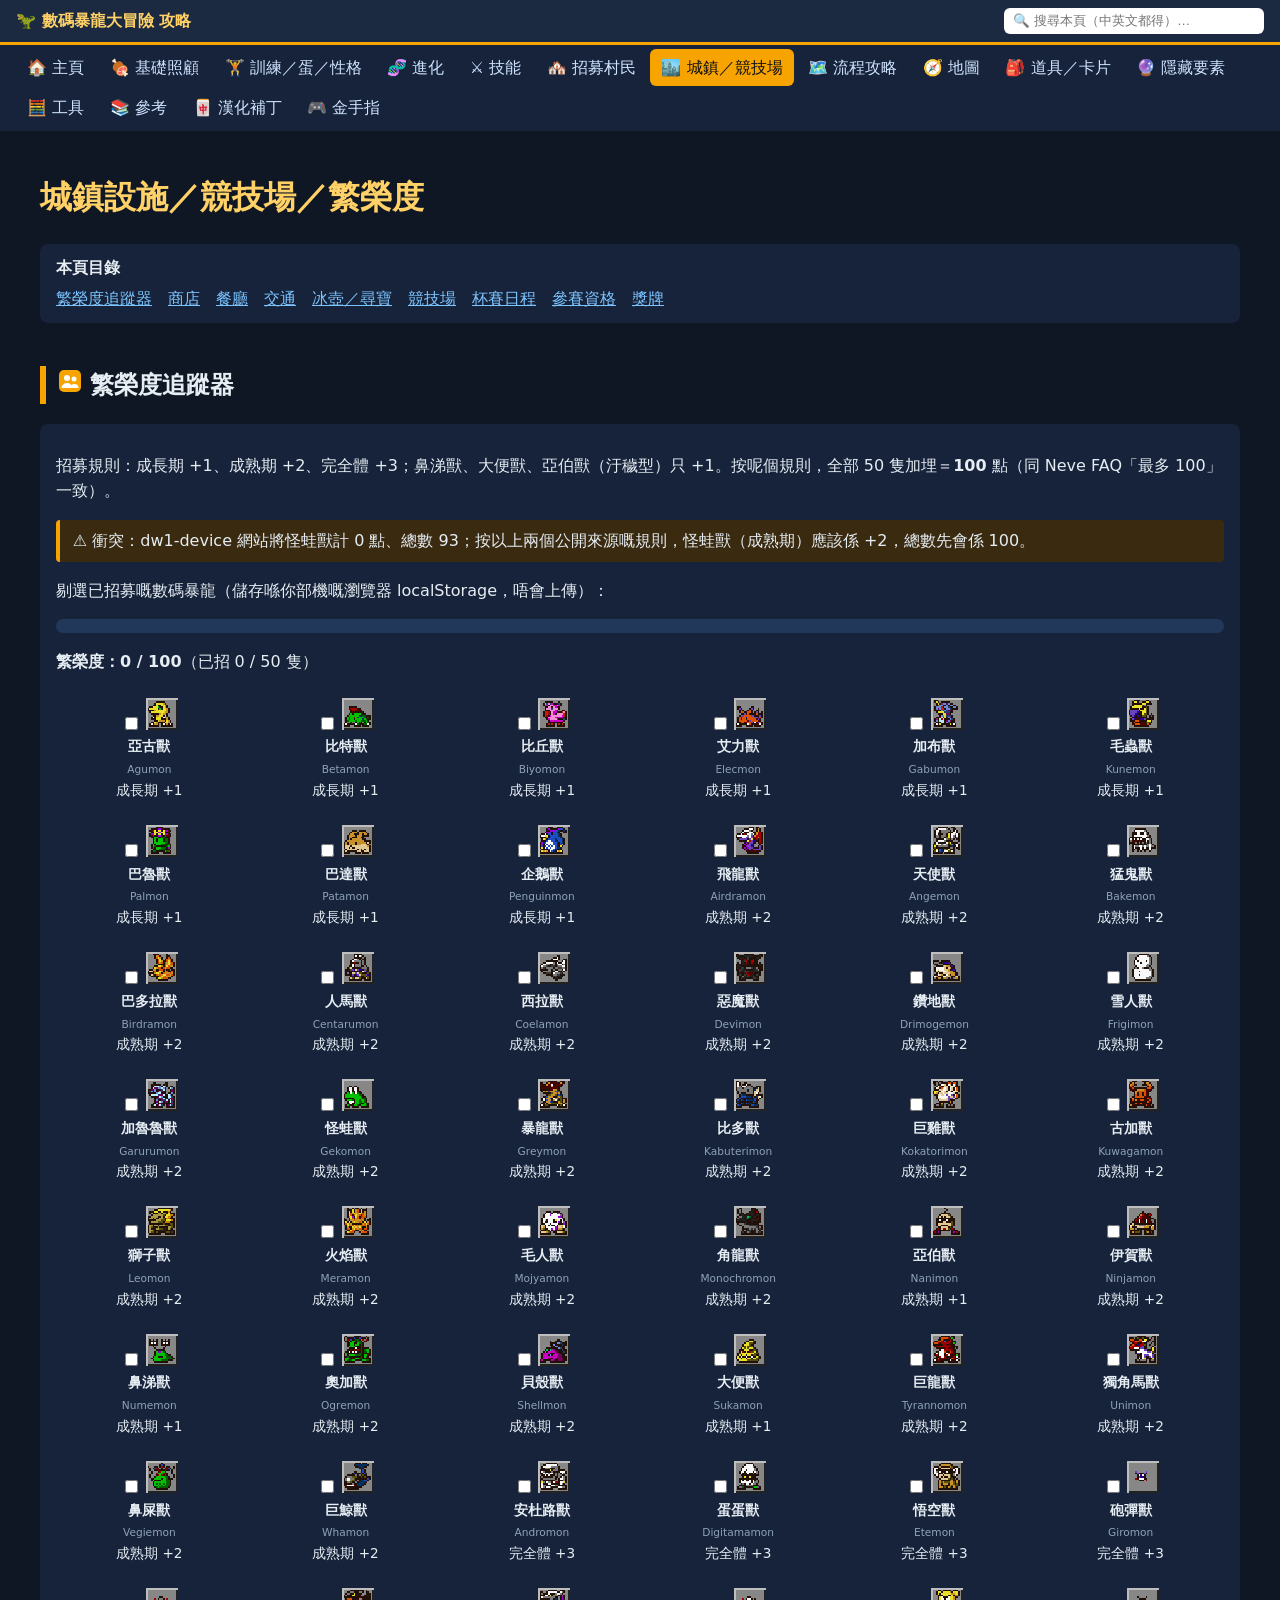
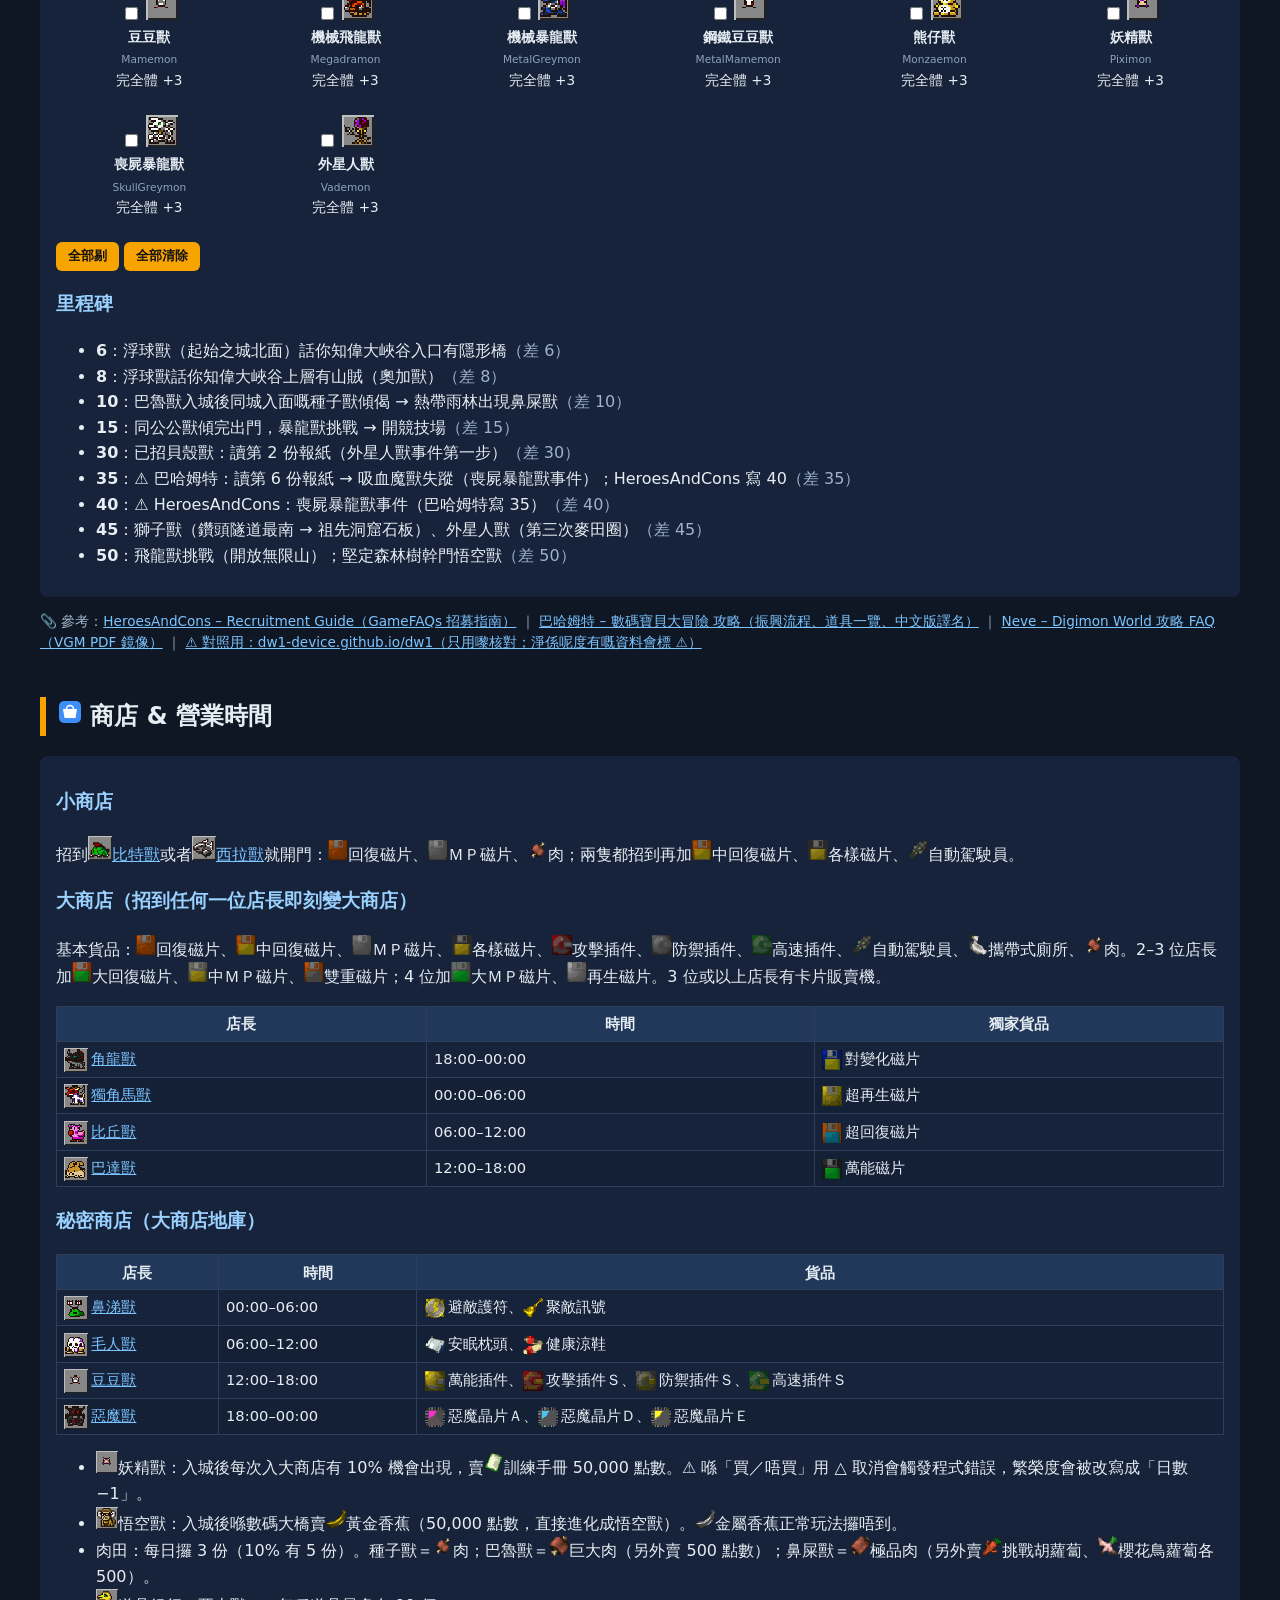
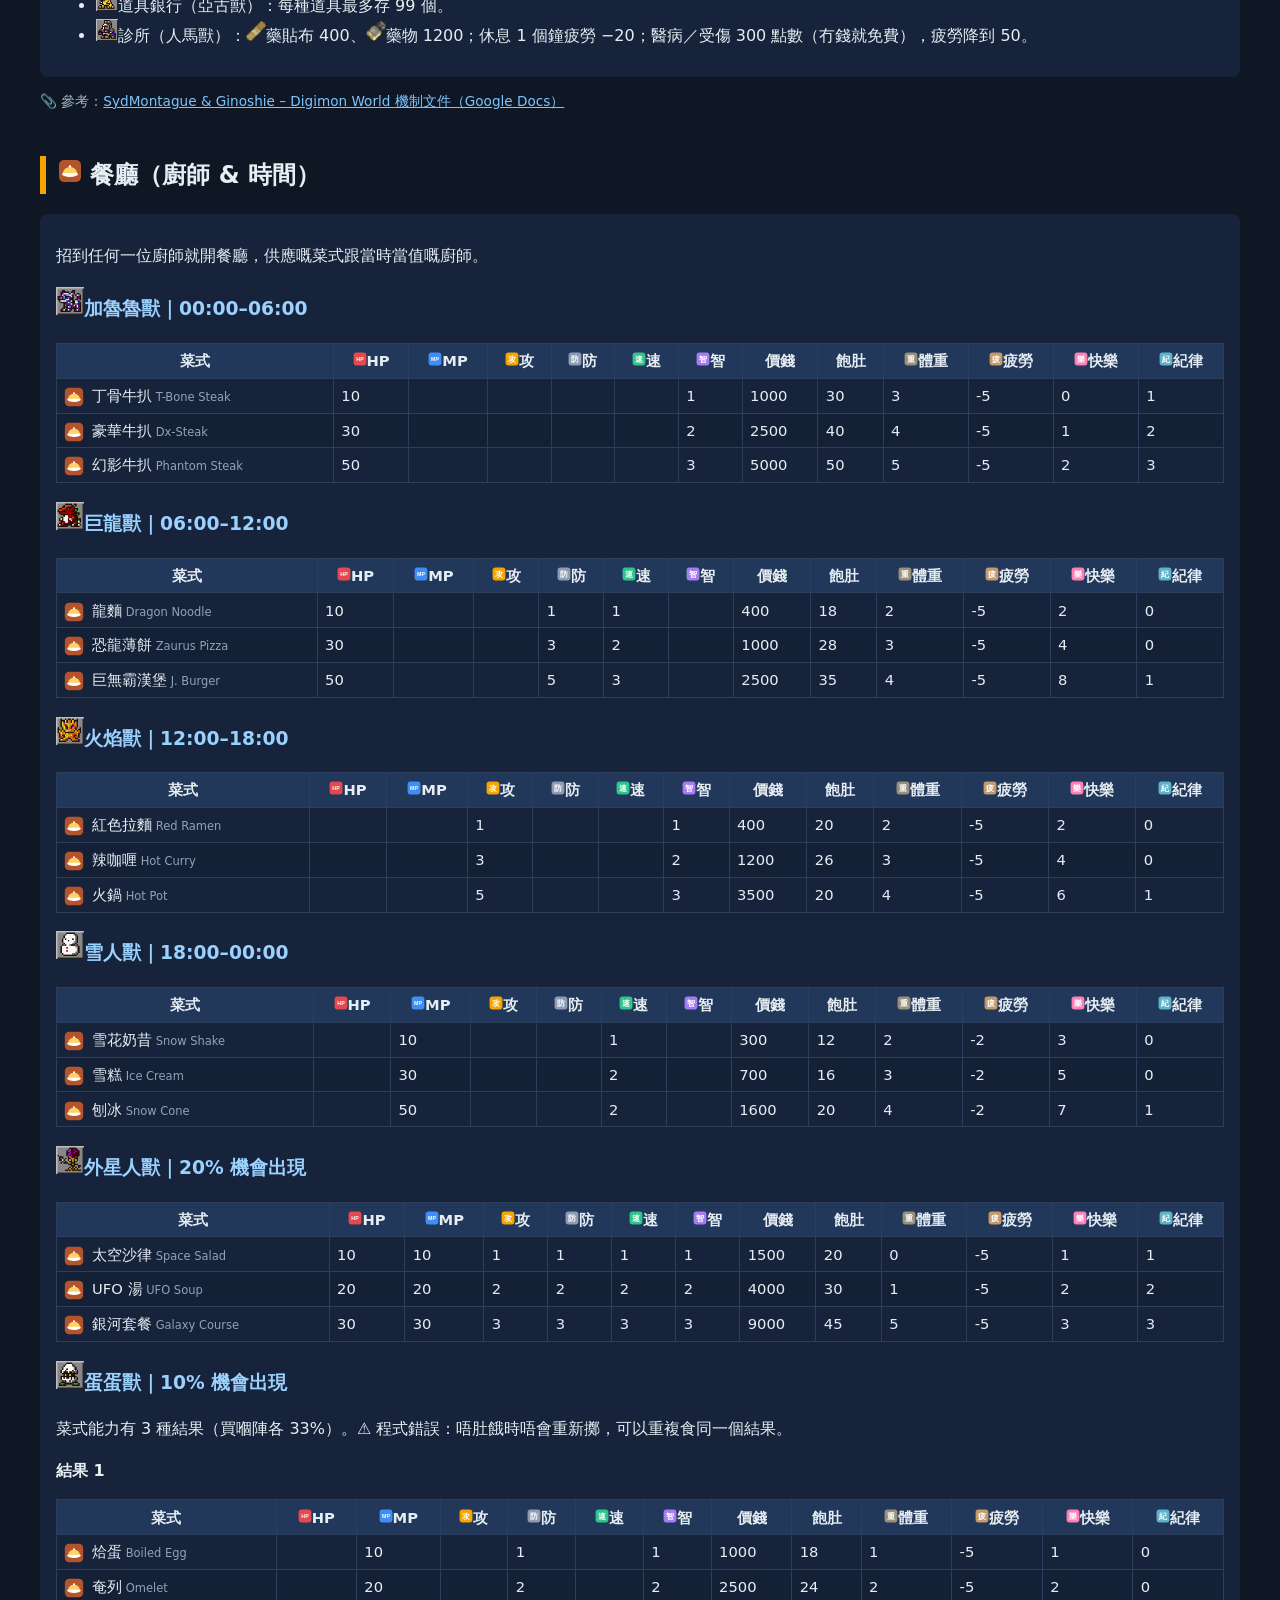
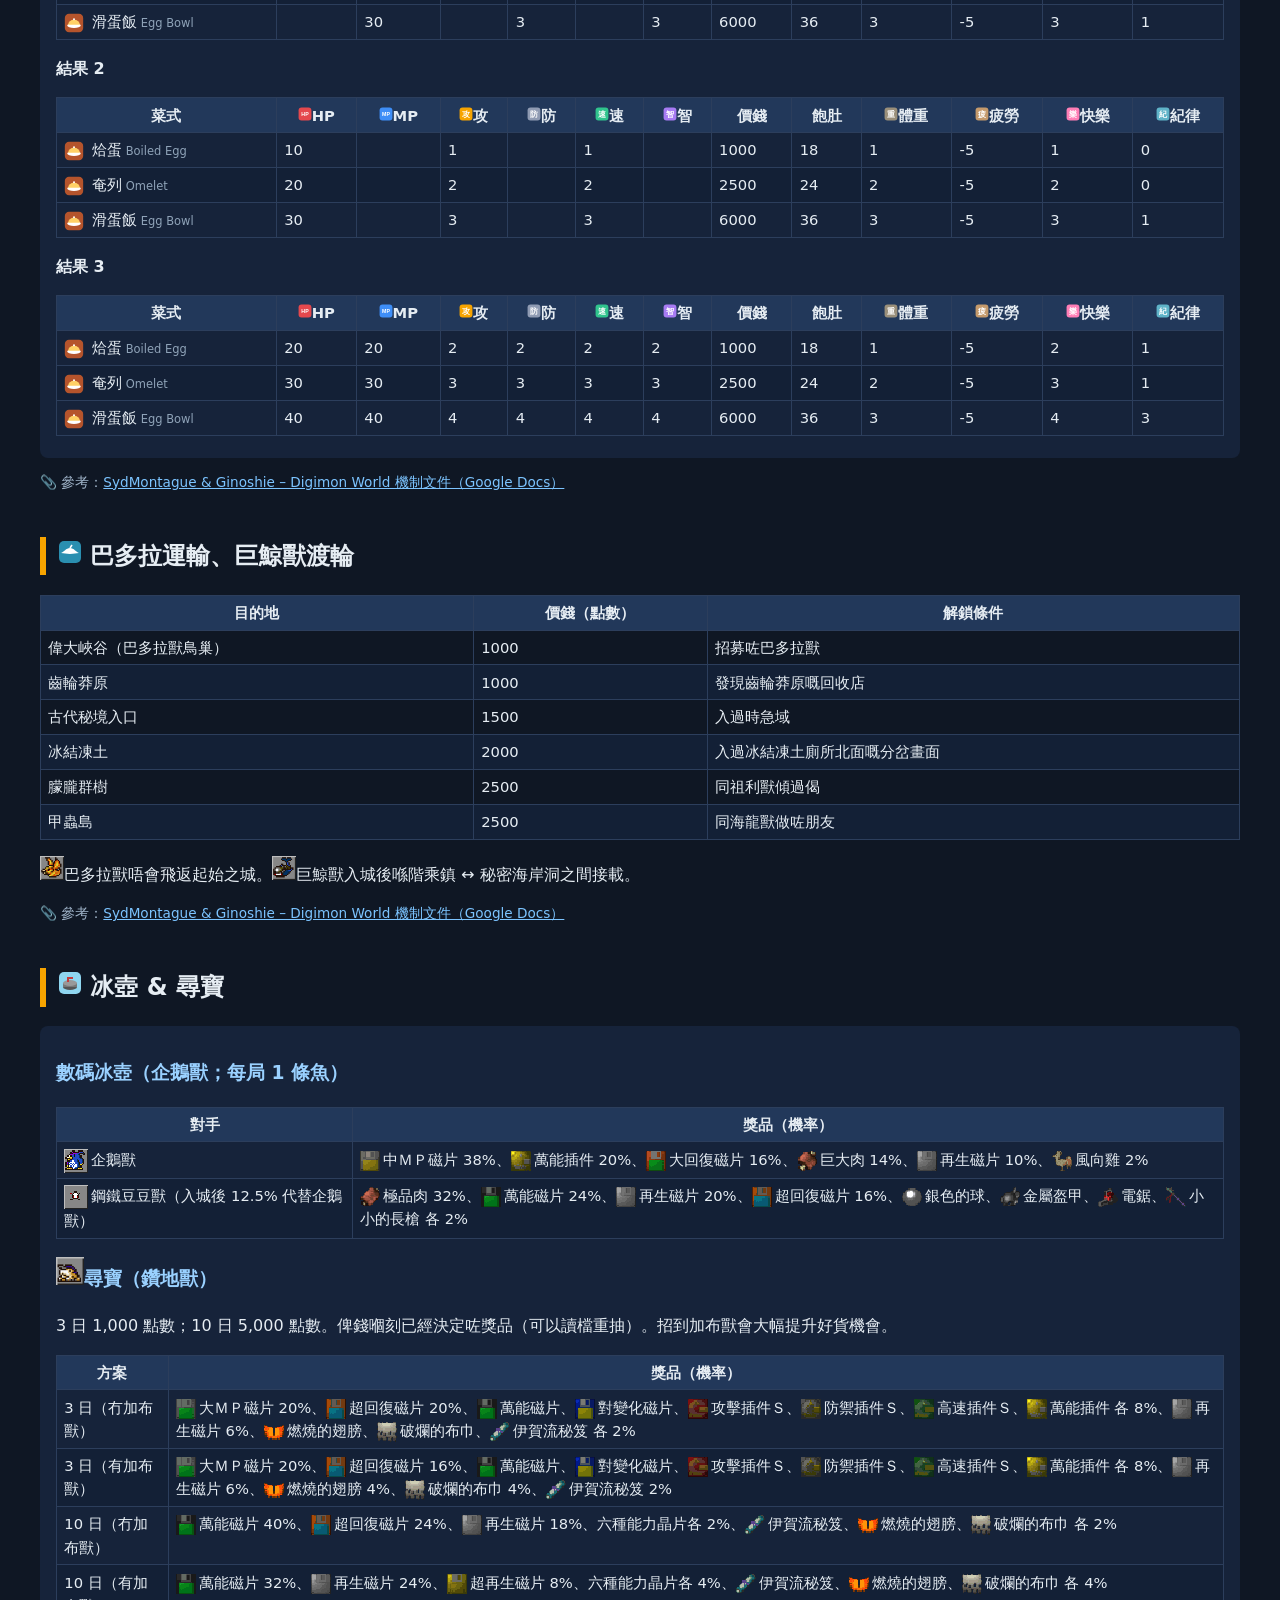
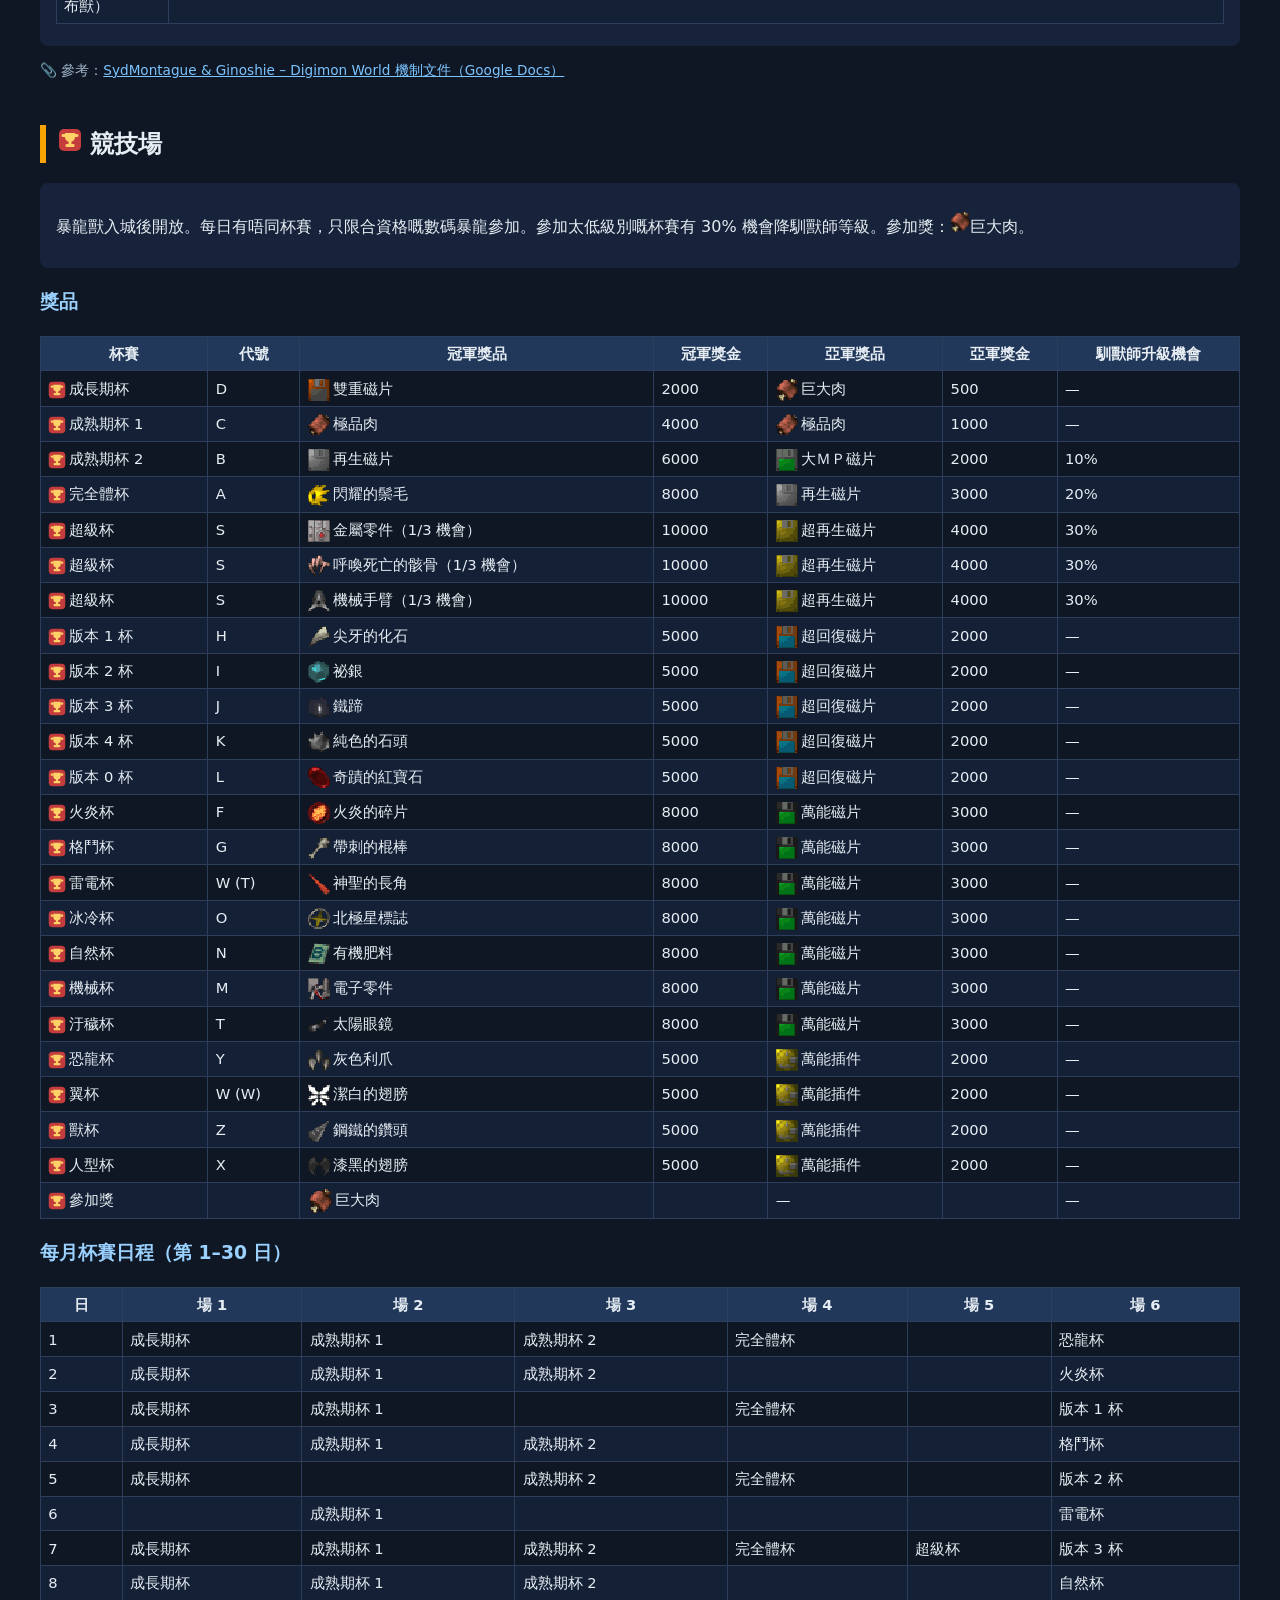
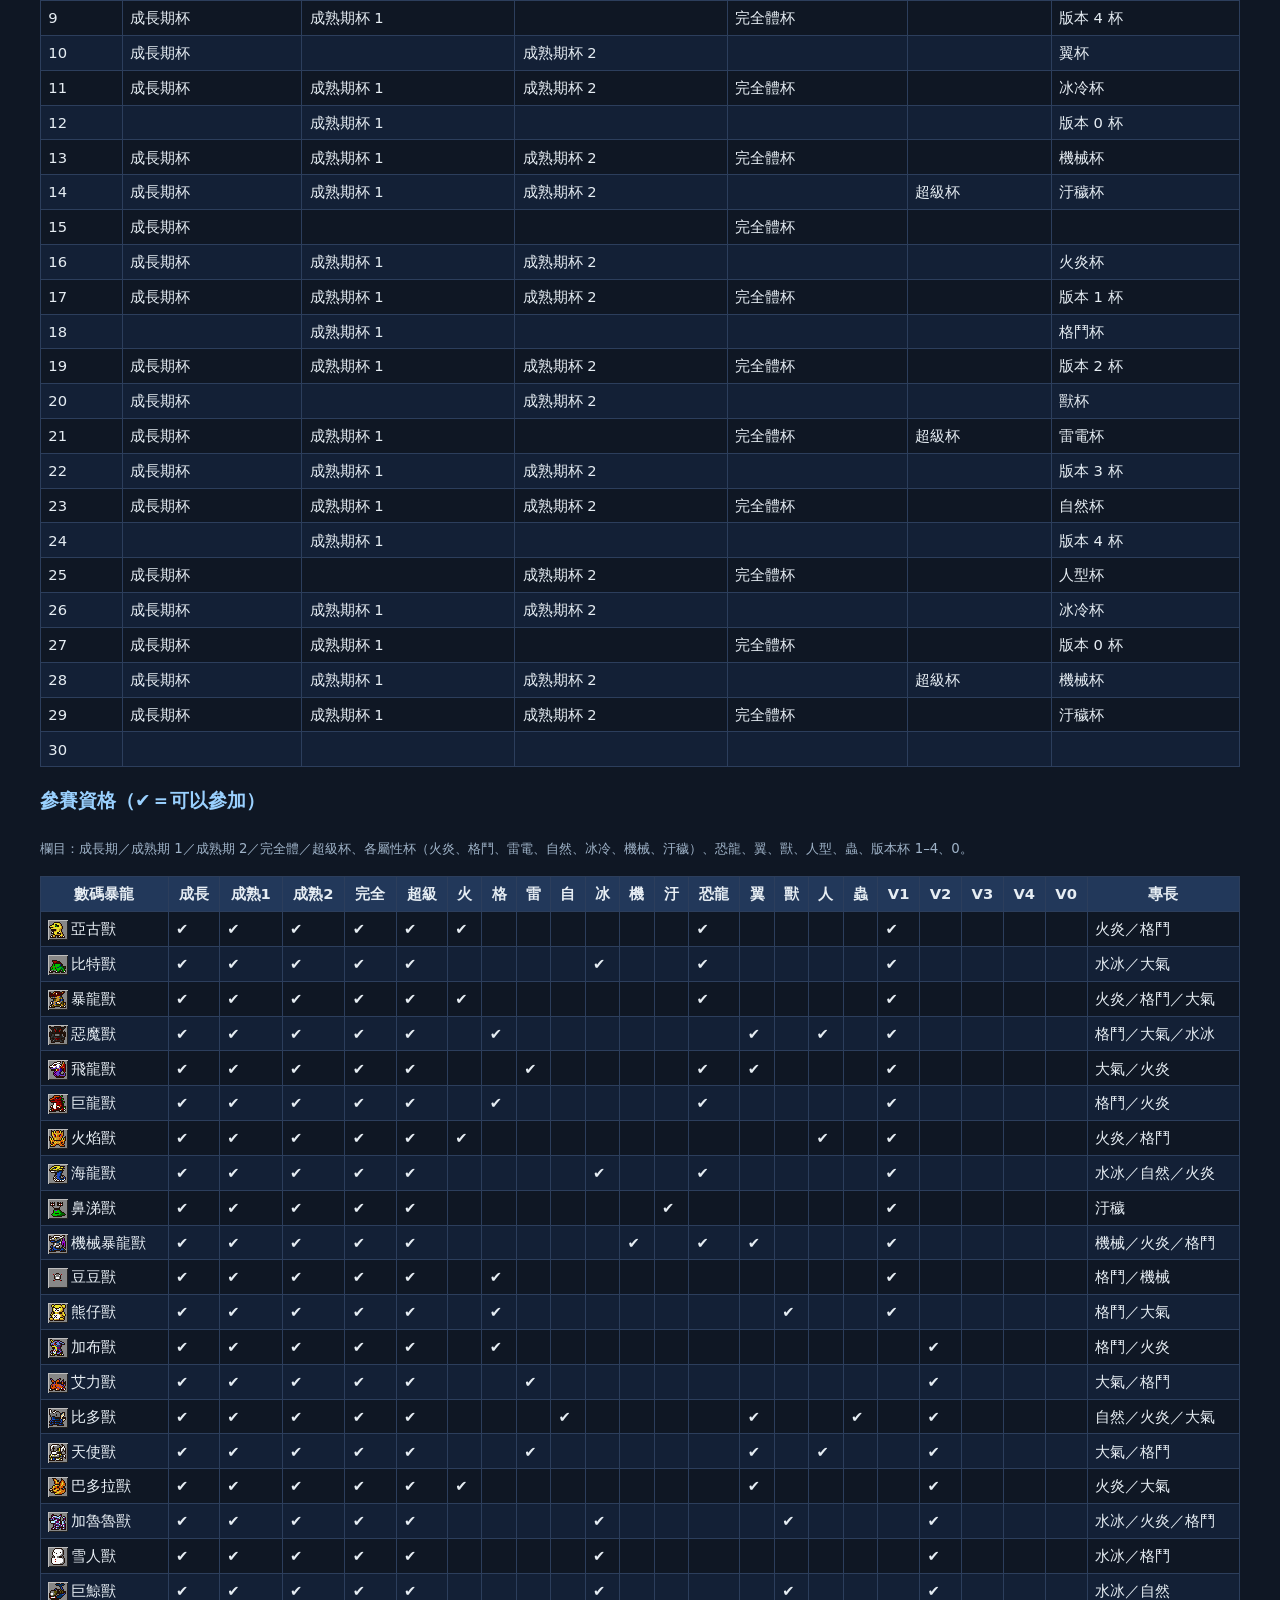
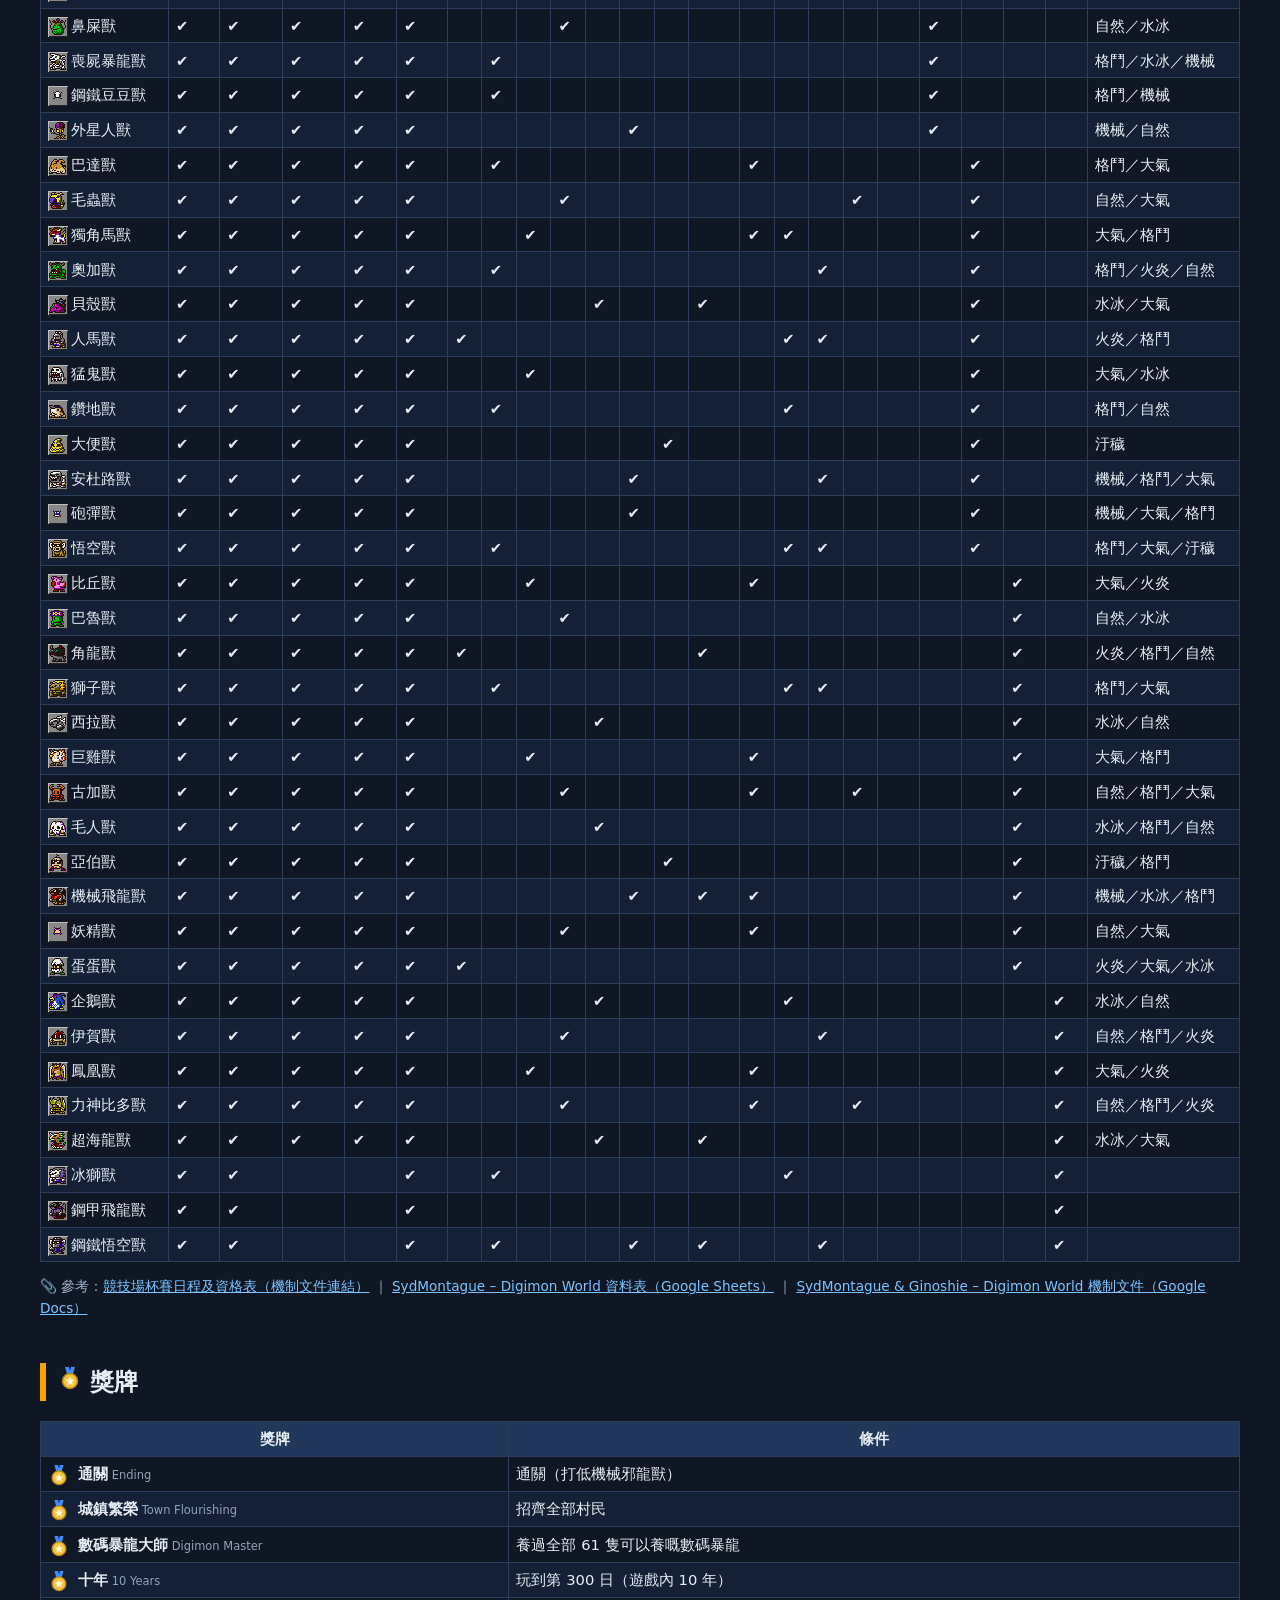
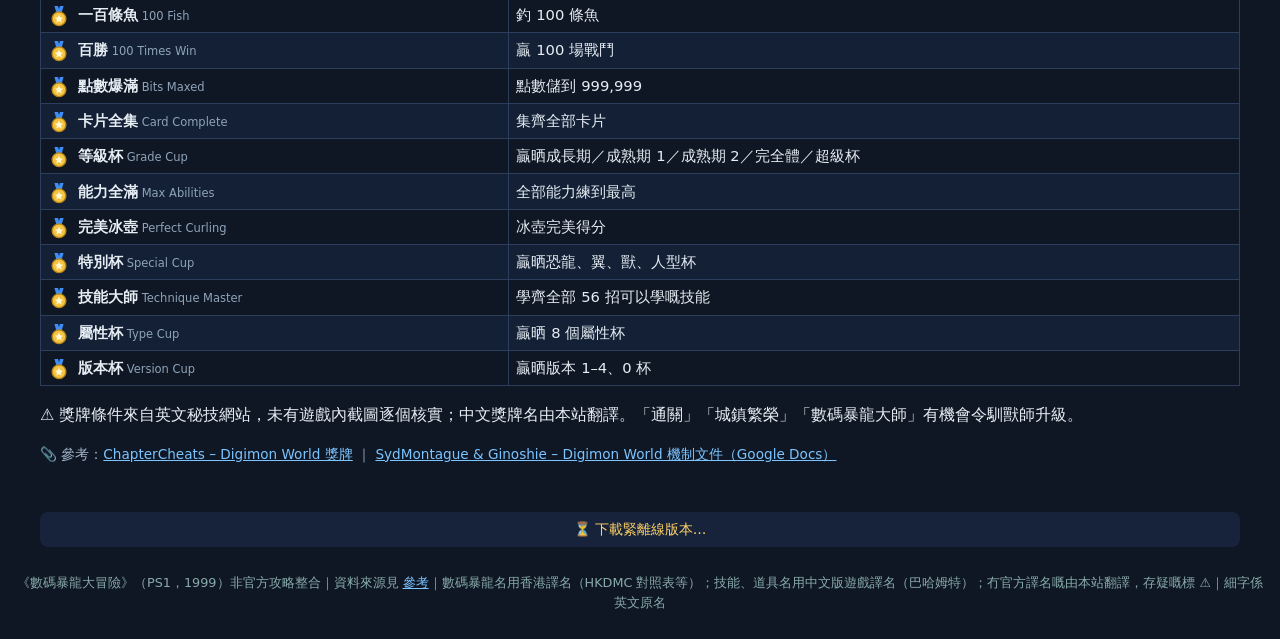
<file: town.html>
<!doctype html><html lang="zh-HK"><head><meta charset="utf-8"><meta name="viewport" content="width=device-width,initial-scale=1"><title>城鎮設施／競技場／繁榮度 – 數碼暴龍大冒險 攻略</title><link rel="stylesheet" href="style.css?v=675559d62b"><link rel="manifest" href="manifest.webmanifest"><meta name="theme-color" content="#1b2a41"><link rel="icon" type="image/png" sizes="192x192" href="img/pwa/icon-192.png"><link rel="apple-touch-icon" href="img/pwa/apple-touch-icon.png"><meta name="apple-mobile-web-app-capable" content="yes"><meta name="mobile-web-app-capable" content="yes"><meta name="apple-mobile-web-app-status-bar-style" content="black-translucent"><meta name="apple-mobile-web-app-title" content="數碼暴龍攻略"></head><body>
<header><button id="hb" aria-label="選單">☰</button><a class="logo" href="index.html">🦖 數碼暴龍大冒險 攻略</a><input id="q" type="search" placeholder="🔍 搜尋本頁（中英文都得）…"></header>
<nav id="nav"><a href="index.html">🏠 主頁</a><a href="basics.html">🍖 基礎照顧</a><a href="training.html">🏋️ 訓練／蛋／性格</a><a href="evolution.html">🧬 進化</a><a href="techniques.html">⚔️ 技能</a><a href="recruitment.html">🏘️ 招募村民</a><a href="town.html" class=on>🏙️ 城鎮／競技場</a><a href="walkthrough.html">🗺️ 流程攻略</a><a href="map.html">🧭 地圖</a><a href="items.html">🎒 道具／卡片</a><a href="secrets.html">🔮 隱藏要素</a><a href="tools.html">🧮 工具</a><a href="references.html">📚 參考</a><a href="patch.html">🀄 漢化補丁</a><a href="cheats.html">🎮 金手指</a></nav><main><h1>城鎮設施／競技場／繁榮度</h1><nav class="toc"><b>本頁目錄</b><a href="#pros">繁榮度追蹤器</a><a href="#shop">商店</a><a href="#rest">餐廳</a><a href="#birdra">交通</a><a href="#curl">冰壺／尋寶</a><a href="#arena">競技場</a><a href="#sched">杯賽日程</a><a href="#elig">參賽資格</a><a href="#medal">獎牌</a></nav><h2 id="pros"><img src="img/ui/recruit.svg" width="24" height="24" alt="" class="ui" loading="lazy"> 繁榮度追蹤器</h2><div class="card"><p>招募規則：成長期 +1、成熟期 +2、完全體 +3；鼻涕獸、大便獸、亞伯獸（汙穢型）只 +1。按呢個規則，全部 50 隻加埋＝<b>100</b> 點（同 Neve FAQ「最多 100」一致）。</p>
<p class="warn">⚠️ 衝突：dw1-device 網站將怪蛙獸計 0 點、總數 93；按以上兩個公開來源嘅規則，怪蛙獸（成熟期）應該係 +2，總數先會係 100。</p>
<p>剔選已招募嘅數碼暴龍（儲存喺你部機嘅瀏覽器 localStorage，唔會上傳）：</p>
<div id="prosbar"></div><div id="prosgrid" class="grid"></div><p><button id="prosall">全部剔</button> <button id="prosnone">全部清除</button></p>
<h3>里程碑</h3><ul id="mile"><li data-p="6"><b>6</b>：浮球獸（起始之城北面）話你知偉大峽谷入口有隱形橋</li><li data-p="8"><b>8</b>：浮球獸話你知偉大峽谷上層有山賊（奧加獸）</li><li data-p="10"><b>10</b>：巴魯獸入城後同城入面嘅種子獸傾偈 → 熱帶雨林出現鼻屎獸</li><li data-p="15"><b>15</b>：同公公獸傾完出門，暴龍獸挑戰 → 開競技場</li><li data-p="30"><b>30</b>：已招貝殼獸：讀第 2 份報紙（外星人獸事件第一步）</li><li data-p="35"><b>35</b>：⚠️ 巴哈姆特：讀第 6 份報紙 → 吸血魔獸失蹤（喪屍暴龍獸事件）；HeroesAndCons 寫 40</li><li data-p="40"><b>40</b>：⚠️ HeroesAndCons：喪屍暴龍獸事件（巴哈姆特寫 35）</li><li data-p="45"><b>45</b>：獅子獸（鑽頭隧道最南 → 祖先洞窟石板）、外星人獸（第三次麥田圈）</li><li data-p="50"><b>50</b>：飛龍獸挑戰（開放無限山）；堅定森林樹幹門悟空獸</li></ul></div><p class="ref">📎 參考：<a href="https://gamefaqs.gamespot.com/ps/913684-digimon-world/faqs/73895" target="_blank" rel="noopener">HeroesAndCons – Recruitment Guide（GameFAQs 招募指南）</a> ｜ <a href="https://forum.gamer.com.tw/C.php?bsn=7255&snA=9034" target="_blank" rel="noopener">巴哈姆特 – 數碼寶貝大冒險 攻略（振興流程、道具一覽、中文版譯名）</a> ｜ <a href="https://www.video-games-museum.com/en/faqs/Playstation/26211-Digimon-World.pdf" target="_blank" rel="noopener">Neve – Digimon World 攻略 FAQ（VGM PDF 鏡像）</a> ｜ <a href="https://dw1-device.github.io/dw1/" target="_blank" rel="noopener">⚠️ 對照用：dw1-device.github.io/dw1（只用嚟核對；淨係呢度有嘅資料會標 ⚠️）</a></p>
<script id="recdata" type="application/json">[{"n": "Agumon", "z": "亞古獸", "st": "成長期", "p": 1, "ic": "img/icons_agumon-icon.png"}, {"n": "Betamon", "z": "比特獸", "st": "成長期", "p": 1, "ic": "img/icons_betamon-icon.png"}, {"n": "Biyomon", "z": "比丘獸", "st": "成長期", "p": 1, "ic": "img/icons_biyomon-icon.png"}, {"n": "Elecmon", "z": "艾力獸", "st": "成長期", "p": 1, "ic": "img/icons_elecmon-icon.png"}, {"n": "Gabumon", "z": "加布獸", "st": "成長期", "p": 1, "ic": "img/icons_gabumon-icon.png"}, {"n": "Kunemon", "z": "毛蟲獸", "st": "成長期", "p": 1, "ic": "img/icons_kunemon-icon.png"}, {"n": "Palmon", "z": "巴魯獸", "st": "成長期", "p": 1, "ic": "img/icons_palmon-icon.png"}, {"n": "Patamon", "z": "巴達獸", "st": "成長期", "p": 1, "ic": "img/icons_patamon-icon.png"}, {"n": "Penguinmon", "z": "企鵝獸", "st": "成長期", "p": 1, "ic": "img/icons_penguinmon-icon.png"}, {"n": "Airdramon", "z": "飛龍獸", "st": "成熟期", "p": 2, "ic": "img/icons_airdramon-icon.png"}, {"n": "Angemon", "z": "天使獸", "st": "成熟期", "p": 2, "ic": "img/icons_angemon-icon.png"}, {"n": "Bakemon", "z": "猛鬼獸", "st": "成熟期", "p": 2, "ic": "img/icons_bakemon-icon.png"}, {"n": "Birdramon", "z": "巴多拉獸", "st": "成熟期", "p": 2, "ic": "img/icons_birdramon-icon.png"}, {"n": "Centarumon", "z": "人馬獸", "st": "成熟期", "p": 2, "ic": "img/icons_centarumon-icon.png"}, {"n": "Coelamon", "z": "西拉獸", "st": "成熟期", "p": 2, "ic": "img/icons_coelamon-icon.png"}, {"n": "Devimon", "z": "惡魔獸", "st": "成熟期", "p": 2, "ic": "img/icons_devimon-icon.png"}, {"n": "Drimogemon", "z": "鑽地獸", "st": "成熟期", "p": 2, "ic": "img/icons_drimogemon-icon.png"}, {"n": "Frigimon", "z": "雪人獸", "st": "成熟期", "p": 2, "ic": "img/icons_frigimon-icon.png"}, {"n": "Garurumon", "z": "加魯魯獸", "st": "成熟期", "p": 2, "ic": "img/icons_garurumon-icon.png"}, {"n": "Gekomon", "z": "怪蛙獸", "st": "成熟期", "p": 2, "ic": "img/icons_gekomon-icon.png"}, {"n": "Greymon", "z": "暴龍獸", "st": "成熟期", "p": 2, "ic": "img/icons_greymon-icon.png"}, {"n": "Kabuterimon", "z": "比多獸", "st": "成熟期", "p": 2, "ic": "img/icons_kabuterimon-icon.png"}, {"n": "Kokatorimon", "z": "巨雞獸", "st": "成熟期", "p": 2, "ic": "img/icons_kokatorimon-icon.png"}, {"n": "Kuwagamon", "z": "古加獸", "st": "成熟期", "p": 2, "ic": "img/icons_kuwagamon-icon.png"}, {"n": "Leomon", "z": "獅子獸", "st": "成熟期", "p": 2, "ic": "img/icons_leomon-icon.png"}, {"n": "Meramon", "z": "火焰獸", "st": "成熟期", "p": 2, "ic": "img/icons_meramon-icon.png"}, {"n": "Mojyamon", "z": "毛人獸", "st": "成熟期", "p": 2, "ic": "img/icons_mojyamon-icon.png"}, {"n": "Monochromon", "z": "角龍獸", "st": "成熟期", "p": 2, "ic": "img/icons_monochromon-icon.png"}, {"n": "Nanimon", "z": "亞伯獸", "st": "成熟期", "p": 1, "ic": "img/icons_nanimon-icon.png"}, {"n": "Ninjamon", "z": "伊賀獸", "st": "成熟期", "p": 2, "ic": "img/icons_ninjamon-icon.png"}, {"n": "Numemon", "z": "鼻涕獸", "st": "成熟期", "p": 1, "ic": "img/icons_numemon-icon.png"}, {"n": "Ogremon", "z": "奧加獸", "st": "成熟期", "p": 2, "ic": "img/icons_ogremon-icon.png"}, {"n": "Shellmon", "z": "貝殼獸", "st": "成熟期", "p": 2, "ic": "img/icons_shellmon-icon.png"}, {"n": "Sukamon", "z": "大便獸", "st": "成熟期", "p": 1, "ic": "img/icons_sukamon-icon.png"}, {"n": "Tyrannomon", "z": "巨龍獸", "st": "成熟期", "p": 2, "ic": "img/icons_tyrannomon-icon.png"}, {"n": "Unimon", "z": "獨角馬獸", "st": "成熟期", "p": 2, "ic": "img/icons_unimon-icon.png"}, {"n": "Vegiemon", "z": "鼻屎獸", "st": "成熟期", "p": 2, "ic": "img/icons_vegiemon-icon.png"}, {"n": "Whamon", "z": "巨鯨獸", "st": "成熟期", "p": 2, "ic": "img/icons_whamon-icon.png"}, {"n": "Andromon", "z": "安杜路獸", "st": "完全體", "p": 3, "ic": "img/icons_andromon-icon.png"}, {"n": "Digitamamon", "z": "蛋蛋獸", "st": "完全體", "p": 3, "ic": "img/icons_digitamamon-icon.png"}, {"n": "Etemon", "z": "悟空獸", "st": "完全體", "p": 3, "ic": "img/icons_etemon-icon.png"}, {"n": "Giromon", "z": "砲彈獸", "st": "完全體", "p": 3, "ic": "img/icons_giromon-icon.png"}, {"n": "Mamemon", "z": "豆豆獸", "st": "完全體", "p": 3, "ic": "img/icons_mamemon-icon.png"}, {"n": "Megadramon", "z": "機械飛龍獸", "st": "完全體", "p": 3, "ic": "img/icons_megadramon-icon.png"}, {"n": "MetalGreymon", "z": "機械暴龍獸", "st": "完全體", "p": 3, "ic": "img/icons_metalgreymon-icon.png"}, {"n": "MetalMamemon", "z": "鋼鐵豆豆獸", "st": "完全體", "p": 3, "ic": "img/icons_metalmamemon-icon.png"}, {"n": "Monzaemon", "z": "熊仔獸", "st": "完全體", "p": 3, "ic": "img/icons_monzaemon-icon.png"}, {"n": "Piximon", "z": "妖精獸", "st": "完全體", "p": 3, "ic": "img/icons_piximon-icon.png"}, {"n": "SkullGreymon", "z": "喪屍暴龍獸", "st": "完全體", "p": 3, "ic": "img/icons_skullgreymon-icon.png"}, {"n": "Vademon", "z": "外星人獸", "st": "完全體", "p": 3, "ic": "img/icons_vademon-icon.png"}]</script><h2 id="shop"><img src="img/ui/shop.svg" width="24" height="24" alt="" class="ui" loading="lazy"> 商店 & 營業時間</h2><div class="card"><h3>小商店</h3><p>招到<a href="evolution.html#d-betamon" title="Betamon"><img src="img/icons_betamon-icon.png" width="24" height="24" alt="" loading="lazy">比特獸</a>或者<a href="evolution.html#d-coelamon" title="Coelamon"><img src="img/icons_coelamon-icon.png" width="24" height="24" alt="" loading="lazy">西拉獸</a>就開門：<img src="img/icons_sm-recovery-icon.png" width="20" height="20" alt="" loading="lazy">回復磁片、<img src="img/icons_mp-floppy-icon.png" width="20" height="20" alt="" loading="lazy">ＭＰ磁片、<img src="img/icons_meat-icon.png" width="20" height="20" alt="" loading="lazy">肉；兩隻都招到再加<img src="img/icons_med-recovery-icon.png" width="20" height="20" alt="" loading="lazy">中回復磁片、<img src="img/icons_various-icon.png" width="20" height="20" alt="" loading="lazy">各樣磁片、<img src="img/icons_auto-pilot-icon.png" width="20" height="20" alt="" loading="lazy">自動駕駛員。</p>
<h3>大商店（招到任何一位店長即刻變大商店）</h3><p>基本貨品：<img src="img/icons_sm-recovery-icon.png" width="20" height="20" alt="" loading="lazy">回復磁片、<img src="img/icons_med-recovery-icon.png" width="20" height="20" alt="" loading="lazy">中回復磁片、<img src="img/icons_mp-floppy-icon.png" width="20" height="20" alt="" loading="lazy">ＭＰ磁片、<img src="img/icons_various-icon.png" width="20" height="20" alt="" loading="lazy">各樣磁片、<img src="img/icons_off-disk-icon.png" width="20" height="20" alt="" loading="lazy">攻擊插件、<img src="img/icons_def-disk-icon.png" width="20" height="20" alt="" loading="lazy">防禦插件、<img src="img/icons_hispeed-dsk-icon.png" width="20" height="20" alt="" loading="lazy">高速插件、<img src="img/icons_auto-pilot-icon.png" width="20" height="20" alt="" loading="lazy">自動駕駛員、<img src="img/icons_port-potty-icon.png" width="20" height="20" alt="" loading="lazy">攜帶式廁所、<img src="img/icons_meat-icon.png" width="20" height="20" alt="" loading="lazy">肉。2–3 位店長加<img src="img/icons_lrg-recovery-icon.png" width="20" height="20" alt="" loading="lazy">大回復磁片、<img src="img/icons_medium-mp-icon.png" width="20" height="20" alt="" loading="lazy">中ＭＰ磁片、<img src="img/icons_double-flop-icon.png" width="20" height="20" alt="" loading="lazy">雙重磁片；4 位加<img src="img/icons_large-mp-icon.png" width="20" height="20" alt="" loading="lazy">大ＭＰ磁片、<img src="img/icons_restore-icon.png" width="20" height="20" alt="" loading="lazy">再生磁片。3 位或以上店長有卡片販賣機。</p><div class="tw"><table class="stack"><thead><tr><th>店長</th><th>時間</th><th>獨家貨品</th></tr></thead><tbody><tr><td data-l="店長"><img src="img/icons_monochromon-icon.png" width="24" height="24" alt="" loading="lazy"><a href="evolution.html#d-monochromon" title="Monochromon">角龍獸</a></td><td data-l="時間">18:00–00:00</td><td data-l="獨家貨品"><img src="img/icons_protection-icon.png" width="20" height="20" alt="" loading="lazy">對變化磁片</td></tr><tr><td data-l="店長"><img src="img/icons_unimon-icon.png" width="24" height="24" alt="" loading="lazy"><a href="evolution.html#d-unimon" title="Unimon">獨角馬獸</a></td><td data-l="時間">00:00–06:00</td><td data-l="獨家貨品"><img src="img/icons_sup-restore-icon.png" width="20" height="20" alt="" loading="lazy">超再生磁片</td></tr><tr><td data-l="店長"><img src="img/icons_biyomon-icon.png" width="24" height="24" alt="" loading="lazy"><a href="evolution.html#d-biyomon" title="Biyomon">比丘獸</a></td><td data-l="時間">06:00–12:00</td><td data-l="獨家貨品"><img src="img/icons_sup-recovery-icon.png" width="20" height="20" alt="" loading="lazy">超回復磁片</td></tr><tr><td data-l="店長"><img src="img/icons_patamon-icon.png" width="24" height="24" alt="" loading="lazy"><a href="evolution.html#d-patamon" title="Patamon">巴達獸</a></td><td data-l="時間">12:00–18:00</td><td data-l="獨家貨品"><img src="img/icons_omnipotent-icon.png" width="20" height="20" alt="" loading="lazy">萬能磁片</td></tr></tbody></table></div><h3>秘密商店（大商店地庫）</h3><div class="tw"><table class="stack"><thead><tr><th>店長</th><th>時間</th><th>貨品</th></tr></thead><tbody><tr><td data-l="店長"><img src="img/icons_numemon-icon.png" width="24" height="24" alt="" loading="lazy"><a href="evolution.html#d-numemon" title="Numemon">鼻涕獸</a></td><td data-l="時間">00:00–06:00</td><td data-l="貨品"><img src="img/icons_enemy-repel-icon.png" width="20" height="20" alt="" loading="lazy">避敵護符、<img src="img/icons_enemy-bell-icon.png" width="20" height="20" alt="" loading="lazy">聚敵訊號</td></tr><tr><td data-l="店長"><img src="img/icons_mojyamon-icon.png" width="24" height="24" alt="" loading="lazy"><a href="evolution.html#d-mojyamon" title="Mojyamon">毛人獸</a></td><td data-l="時間">06:00–12:00</td><td data-l="貨品"><img src="img/icons_rest-pillow-icon.png" width="20" height="20" alt="" loading="lazy">安眠枕頭、<img src="img/icons_health-shoe-icon.png" width="20" height="20" alt="" loading="lazy">健康涼鞋</td></tr><tr><td data-l="店長"><img src="img/icons_mamemon-icon.png" width="24" height="24" alt="" loading="lazy"><a href="evolution.html#d-mamemon" title="Mamemon">豆豆獸</a></td><td data-l="時間">12:00–18:00</td><td data-l="貨品"><img src="img/icons_omni-disk-icon.png" width="20" height="20" alt="" loading="lazy">萬能插件、<img src="img/icons_s-off-disk-icon.png" width="20" height="20" alt="" loading="lazy">攻擊插件Ｓ、<img src="img/icons_s-def-disk-icon.png" width="20" height="20" alt="" loading="lazy">防禦插件Ｓ、<img src="img/icons_s-speed-disk-icon.png" width="20" height="20" alt="" loading="lazy">高速插件Ｓ</td></tr><tr><td data-l="店長"><img src="img/icons_devimon-icon.png" width="24" height="24" alt="" loading="lazy"><a href="evolution.html#d-devimon" title="Devimon">惡魔獸</a></td><td data-l="時間">18:00–00:00</td><td data-l="貨品"><img src="img/icons_dv-chip-a-icon.png" width="20" height="20" alt="" loading="lazy">惡魔晶片Ａ、<img src="img/icons_dv-chip-d-icon.png" width="20" height="20" alt="" loading="lazy">惡魔晶片Ｄ、<img src="img/icons_dv-chip-e-icon.png" width="20" height="20" alt="" loading="lazy">惡魔晶片Ｅ</td></tr></tbody></table></div><ul><li><img src="img/icons_piximon-icon.png" width="22" height="22" alt="" loading="lazy">妖精獸：入城後每次入大商店有 10% 機會出現，賣<img src="img/icons_trn-manual-icon.png" width="20" height="20" alt="" loading="lazy">訓練手冊 50,000 點數。⚠️ 喺「買／唔買」用 △ 取消會觸發程式錯誤，繁榮度會被改寫成「日數−1」。</li><li><img src="img/icons_etemon-icon.png" width="22" height="22" alt="" loading="lazy">悟空獸：入城後喺數碼大橋賣<img src="img/icons_gold-banana-icon.png" width="20" height="20" alt="" loading="lazy">黃金香蕉（50,000 點數，直接進化成悟空獸）。<img src="img/icons_metalbanana-icon.png" width="20" height="20" alt="" loading="lazy">金屬香蕉正常玩法攞唔到。</li><li>肉田：每日攞 3 份（10% 有 5 份）。種子獸＝<img src="img/icons_meat-icon.png" width="20" height="20" alt="" loading="lazy">肉；巴魯獸＝<img src="img/icons_giant-meat-icon.png" width="20" height="20" alt="" loading="lazy">巨大肉（另外賣 500 點數）；鼻屎獸＝<img src="img/icons_sirloin-icon.png" width="20" height="20" alt="" loading="lazy">極品肉（另外賣<img src="img/icons_supercarrot-icon.png" width="20" height="20" alt="" loading="lazy">挑戰胡蘿蔔、<img src="img/icons_hawk-radish-icon.png" width="20" height="20" alt="" loading="lazy">櫻花鳥蘿蔔各 500）。</li><li><img src="img/icons_agumon-icon.png" width="22" height="22" alt="" loading="lazy">道具銀行（亞古獸）：每種道具最多存 99 個。</li><li><img src="img/icons_centarumon-icon.png" width="22" height="22" alt="" loading="lazy">診所（人馬獸）：<img src="img/icons_bandage-icon.png" width="20" height="20" alt="" loading="lazy">藥貼布 400、<img src="img/icons_medicine-icon.png" width="20" height="20" alt="" loading="lazy">藥物 1200；休息 1 個鐘疲勞 −20；醫病／受傷 300 點數（冇錢就免費），疲勞降到 50。</li></ul></div><p class="ref">📎 參考：<a href="https://docs.google.com/document/d/1aHHXZXjZNDabFTWUdF055M0oshyC57kff5NVc2BTYGE" target="_blank" rel="noopener">SydMontague &amp; Ginoshie – Digimon World 機制文件（Google Docs）</a></p><h2 id="rest"><img src="img/ui/dish.svg" width="24" height="24" alt="" class="ui" loading="lazy"> 餐廳（廚師 & 時間）</h2><div class="card"><p>招到任何一位廚師就開餐廳，供應嘅菜式跟當時當值嘅廚師。</p><h3><img src="img/icons_garurumon-icon.png" width="28" height="28" alt="" loading="lazy">加魯魯獸｜00:00–06:00</h3><div class="tw"><table class="stack"><thead><tr><th>菜式</th><th><img src="img/ui/stat_hp.svg" width="14" height="14" alt="HP" class="ui" loading="lazy">HP</th><th><img src="img/ui/stat_mp.svg" width="14" height="14" alt="MP" class="ui" loading="lazy">MP</th><th><img src="img/ui/stat_of.svg" width="14" height="14" alt="OF" class="ui" loading="lazy">攻</th><th><img src="img/ui/stat_de.svg" width="14" height="14" alt="DE" class="ui" loading="lazy">防</th><th><img src="img/ui/stat_sp.svg" width="14" height="14" alt="SP" class="ui" loading="lazy">速</th><th><img src="img/ui/stat_br.svg" width="14" height="14" alt="BR" class="ui" loading="lazy">智</th><th>價錢</th><th>飽肚</th><th><img src="img/ui/stat_wt.svg" width="14" height="14" alt="WT" class="ui" loading="lazy">體重</th><th><img src="img/ui/stat_ti.svg" width="14" height="14" alt="TI" class="ui" loading="lazy">疲勞</th><th><img src="img/ui/stat_ha.svg" width="14" height="14" alt="HA" class="ui" loading="lazy">快樂</th><th><img src="img/ui/stat_di.svg" width="14" height="14" alt="DI" class="ui" loading="lazy">紀律</th></tr></thead><tbody><tr><td data-l="菜式"><img src="img/ui/dish.svg" width="20" height="20" alt="" class="ui" loading="lazy"> 丁骨牛扒<small lang="en"> T-Bone Steak</small></td><td data-l="HP">10</td><td data-l="MP"></td><td data-l="攻"></td><td data-l="防"></td><td data-l="速"></td><td data-l="智">1</td><td data-l="價錢">1000</td><td data-l="飽肚">30</td><td data-l="體重">3</td><td data-l="疲勞">-5</td><td data-l="快樂">0</td><td data-l="紀律">1</td></tr><tr><td data-l="菜式"><img src="img/ui/dish.svg" width="20" height="20" alt="" class="ui" loading="lazy"> 豪華牛扒<small lang="en"> Dx-Steak</small></td><td data-l="HP">30</td><td data-l="MP"></td><td data-l="攻"></td><td data-l="防"></td><td data-l="速"></td><td data-l="智">2</td><td data-l="價錢">2500</td><td data-l="飽肚">40</td><td data-l="體重">4</td><td data-l="疲勞">-5</td><td data-l="快樂">1</td><td data-l="紀律">2</td></tr><tr><td data-l="菜式"><img src="img/ui/dish.svg" width="20" height="20" alt="" class="ui" loading="lazy"> 幻影牛扒<small lang="en"> Phantom Steak</small></td><td data-l="HP">50</td><td data-l="MP"></td><td data-l="攻"></td><td data-l="防"></td><td data-l="速"></td><td data-l="智">3</td><td data-l="價錢">5000</td><td data-l="飽肚">50</td><td data-l="體重">5</td><td data-l="疲勞">-5</td><td data-l="快樂">2</td><td data-l="紀律">3</td></tr></tbody></table></div><h3><img src="img/icons_tyrannomon-icon.png" width="28" height="28" alt="" loading="lazy">巨龍獸｜06:00–12:00</h3><div class="tw"><table class="stack"><thead><tr><th>菜式</th><th><img src="img/ui/stat_hp.svg" width="14" height="14" alt="HP" class="ui" loading="lazy">HP</th><th><img src="img/ui/stat_mp.svg" width="14" height="14" alt="MP" class="ui" loading="lazy">MP</th><th><img src="img/ui/stat_of.svg" width="14" height="14" alt="OF" class="ui" loading="lazy">攻</th><th><img src="img/ui/stat_de.svg" width="14" height="14" alt="DE" class="ui" loading="lazy">防</th><th><img src="img/ui/stat_sp.svg" width="14" height="14" alt="SP" class="ui" loading="lazy">速</th><th><img src="img/ui/stat_br.svg" width="14" height="14" alt="BR" class="ui" loading="lazy">智</th><th>價錢</th><th>飽肚</th><th><img src="img/ui/stat_wt.svg" width="14" height="14" alt="WT" class="ui" loading="lazy">體重</th><th><img src="img/ui/stat_ti.svg" width="14" height="14" alt="TI" class="ui" loading="lazy">疲勞</th><th><img src="img/ui/stat_ha.svg" width="14" height="14" alt="HA" class="ui" loading="lazy">快樂</th><th><img src="img/ui/stat_di.svg" width="14" height="14" alt="DI" class="ui" loading="lazy">紀律</th></tr></thead><tbody><tr><td data-l="菜式"><img src="img/ui/dish.svg" width="20" height="20" alt="" class="ui" loading="lazy"> 龍麵<small lang="en"> Dragon Noodle</small></td><td data-l="HP">10</td><td data-l="MP"></td><td data-l="攻"></td><td data-l="防">1</td><td data-l="速">1</td><td data-l="智"></td><td data-l="價錢">400</td><td data-l="飽肚">18</td><td data-l="體重">2</td><td data-l="疲勞">-5</td><td data-l="快樂">2</td><td data-l="紀律">0</td></tr><tr><td data-l="菜式"><img src="img/ui/dish.svg" width="20" height="20" alt="" class="ui" loading="lazy"> 恐龍薄餅<small lang="en"> Zaurus Pizza</small></td><td data-l="HP">30</td><td data-l="MP"></td><td data-l="攻"></td><td data-l="防">3</td><td data-l="速">2</td><td data-l="智"></td><td data-l="價錢">1000</td><td data-l="飽肚">28</td><td data-l="體重">3</td><td data-l="疲勞">-5</td><td data-l="快樂">4</td><td data-l="紀律">0</td></tr><tr><td data-l="菜式"><img src="img/ui/dish.svg" width="20" height="20" alt="" class="ui" loading="lazy"> 巨無霸漢堡<small lang="en"> J. Burger</small></td><td data-l="HP">50</td><td data-l="MP"></td><td data-l="攻"></td><td data-l="防">5</td><td data-l="速">3</td><td data-l="智"></td><td data-l="價錢">2500</td><td data-l="飽肚">35</td><td data-l="體重">4</td><td data-l="疲勞">-5</td><td data-l="快樂">8</td><td data-l="紀律">1</td></tr></tbody></table></div><h3><img src="img/icons_meramon-icon.png" width="28" height="28" alt="" loading="lazy">火焰獸｜12:00–18:00</h3><div class="tw"><table class="stack"><thead><tr><th>菜式</th><th><img src="img/ui/stat_hp.svg" width="14" height="14" alt="HP" class="ui" loading="lazy">HP</th><th><img src="img/ui/stat_mp.svg" width="14" height="14" alt="MP" class="ui" loading="lazy">MP</th><th><img src="img/ui/stat_of.svg" width="14" height="14" alt="OF" class="ui" loading="lazy">攻</th><th><img src="img/ui/stat_de.svg" width="14" height="14" alt="DE" class="ui" loading="lazy">防</th><th><img src="img/ui/stat_sp.svg" width="14" height="14" alt="SP" class="ui" loading="lazy">速</th><th><img src="img/ui/stat_br.svg" width="14" height="14" alt="BR" class="ui" loading="lazy">智</th><th>價錢</th><th>飽肚</th><th><img src="img/ui/stat_wt.svg" width="14" height="14" alt="WT" class="ui" loading="lazy">體重</th><th><img src="img/ui/stat_ti.svg" width="14" height="14" alt="TI" class="ui" loading="lazy">疲勞</th><th><img src="img/ui/stat_ha.svg" width="14" height="14" alt="HA" class="ui" loading="lazy">快樂</th><th><img src="img/ui/stat_di.svg" width="14" height="14" alt="DI" class="ui" loading="lazy">紀律</th></tr></thead><tbody><tr><td data-l="菜式"><img src="img/ui/dish.svg" width="20" height="20" alt="" class="ui" loading="lazy"> 紅色拉麵<small lang="en"> Red Ramen</small></td><td data-l="HP"></td><td data-l="MP"></td><td data-l="攻">1</td><td data-l="防"></td><td data-l="速"></td><td data-l="智">1</td><td data-l="價錢">400</td><td data-l="飽肚">20</td><td data-l="體重">2</td><td data-l="疲勞">-5</td><td data-l="快樂">2</td><td data-l="紀律">0</td></tr><tr><td data-l="菜式"><img src="img/ui/dish.svg" width="20" height="20" alt="" class="ui" loading="lazy"> 辣咖喱<small lang="en"> Hot Curry</small></td><td data-l="HP"></td><td data-l="MP"></td><td data-l="攻">3</td><td data-l="防"></td><td data-l="速"></td><td data-l="智">2</td><td data-l="價錢">1200</td><td data-l="飽肚">26</td><td data-l="體重">3</td><td data-l="疲勞">-5</td><td data-l="快樂">4</td><td data-l="紀律">0</td></tr><tr><td data-l="菜式"><img src="img/ui/dish.svg" width="20" height="20" alt="" class="ui" loading="lazy"> 火鍋<small lang="en"> Hot Pot</small></td><td data-l="HP"></td><td data-l="MP"></td><td data-l="攻">5</td><td data-l="防"></td><td data-l="速"></td><td data-l="智">3</td><td data-l="價錢">3500</td><td data-l="飽肚">20</td><td data-l="體重">4</td><td data-l="疲勞">-5</td><td data-l="快樂">6</td><td data-l="紀律">1</td></tr></tbody></table></div><h3><img src="img/icons_frigimon-icon.png" width="28" height="28" alt="" loading="lazy">雪人獸｜18:00–00:00</h3><div class="tw"><table class="stack"><thead><tr><th>菜式</th><th><img src="img/ui/stat_hp.svg" width="14" height="14" alt="HP" class="ui" loading="lazy">HP</th><th><img src="img/ui/stat_mp.svg" width="14" height="14" alt="MP" class="ui" loading="lazy">MP</th><th><img src="img/ui/stat_of.svg" width="14" height="14" alt="OF" class="ui" loading="lazy">攻</th><th><img src="img/ui/stat_de.svg" width="14" height="14" alt="DE" class="ui" loading="lazy">防</th><th><img src="img/ui/stat_sp.svg" width="14" height="14" alt="SP" class="ui" loading="lazy">速</th><th><img src="img/ui/stat_br.svg" width="14" height="14" alt="BR" class="ui" loading="lazy">智</th><th>價錢</th><th>飽肚</th><th><img src="img/ui/stat_wt.svg" width="14" height="14" alt="WT" class="ui" loading="lazy">體重</th><th><img src="img/ui/stat_ti.svg" width="14" height="14" alt="TI" class="ui" loading="lazy">疲勞</th><th><img src="img/ui/stat_ha.svg" width="14" height="14" alt="HA" class="ui" loading="lazy">快樂</th><th><img src="img/ui/stat_di.svg" width="14" height="14" alt="DI" class="ui" loading="lazy">紀律</th></tr></thead><tbody><tr><td data-l="菜式"><img src="img/ui/dish.svg" width="20" height="20" alt="" class="ui" loading="lazy"> 雪花奶昔<small lang="en"> Snow Shake</small></td><td data-l="HP"></td><td data-l="MP">10</td><td data-l="攻"></td><td data-l="防"></td><td data-l="速">1</td><td data-l="智"></td><td data-l="價錢">300</td><td data-l="飽肚">12</td><td data-l="體重">2</td><td data-l="疲勞">-2</td><td data-l="快樂">3</td><td data-l="紀律">0</td></tr><tr><td data-l="菜式"><img src="img/ui/dish.svg" width="20" height="20" alt="" class="ui" loading="lazy"> 雪糕<small lang="en"> Ice Cream</small></td><td data-l="HP"></td><td data-l="MP">30</td><td data-l="攻"></td><td data-l="防"></td><td data-l="速">2</td><td data-l="智"></td><td data-l="價錢">700</td><td data-l="飽肚">16</td><td data-l="體重">3</td><td data-l="疲勞">-2</td><td data-l="快樂">5</td><td data-l="紀律">0</td></tr><tr><td data-l="菜式"><img src="img/ui/dish.svg" width="20" height="20" alt="" class="ui" loading="lazy"> 刨冰<small lang="en"> Snow Cone</small></td><td data-l="HP"></td><td data-l="MP">50</td><td data-l="攻"></td><td data-l="防"></td><td data-l="速">2</td><td data-l="智"></td><td data-l="價錢">1600</td><td data-l="飽肚">20</td><td data-l="體重">4</td><td data-l="疲勞">-2</td><td data-l="快樂">7</td><td data-l="紀律">1</td></tr></tbody></table></div><h3><img src="img/icons_vademon-icon.png" width="28" height="28" alt="" loading="lazy">外星人獸｜20% 機會出現</h3><div class="tw"><table class="stack"><thead><tr><th>菜式</th><th><img src="img/ui/stat_hp.svg" width="14" height="14" alt="HP" class="ui" loading="lazy">HP</th><th><img src="img/ui/stat_mp.svg" width="14" height="14" alt="MP" class="ui" loading="lazy">MP</th><th><img src="img/ui/stat_of.svg" width="14" height="14" alt="OF" class="ui" loading="lazy">攻</th><th><img src="img/ui/stat_de.svg" width="14" height="14" alt="DE" class="ui" loading="lazy">防</th><th><img src="img/ui/stat_sp.svg" width="14" height="14" alt="SP" class="ui" loading="lazy">速</th><th><img src="img/ui/stat_br.svg" width="14" height="14" alt="BR" class="ui" loading="lazy">智</th><th>價錢</th><th>飽肚</th><th><img src="img/ui/stat_wt.svg" width="14" height="14" alt="WT" class="ui" loading="lazy">體重</th><th><img src="img/ui/stat_ti.svg" width="14" height="14" alt="TI" class="ui" loading="lazy">疲勞</th><th><img src="img/ui/stat_ha.svg" width="14" height="14" alt="HA" class="ui" loading="lazy">快樂</th><th><img src="img/ui/stat_di.svg" width="14" height="14" alt="DI" class="ui" loading="lazy">紀律</th></tr></thead><tbody><tr><td data-l="菜式"><img src="img/ui/dish.svg" width="20" height="20" alt="" class="ui" loading="lazy"> 太空沙律<small lang="en"> Space Salad</small></td><td data-l="HP">10</td><td data-l="MP">10</td><td data-l="攻">1</td><td data-l="防">1</td><td data-l="速">1</td><td data-l="智">1</td><td data-l="價錢">1500</td><td data-l="飽肚">20</td><td data-l="體重">0</td><td data-l="疲勞">-5</td><td data-l="快樂">1</td><td data-l="紀律">1</td></tr><tr><td data-l="菜式"><img src="img/ui/dish.svg" width="20" height="20" alt="" class="ui" loading="lazy"> UFO 湯<small lang="en"> UFO Soup</small></td><td data-l="HP">20</td><td data-l="MP">20</td><td data-l="攻">2</td><td data-l="防">2</td><td data-l="速">2</td><td data-l="智">2</td><td data-l="價錢">4000</td><td data-l="飽肚">30</td><td data-l="體重">1</td><td data-l="疲勞">-5</td><td data-l="快樂">2</td><td data-l="紀律">2</td></tr><tr><td data-l="菜式"><img src="img/ui/dish.svg" width="20" height="20" alt="" class="ui" loading="lazy"> 銀河套餐<small lang="en"> Galaxy Course</small></td><td data-l="HP">30</td><td data-l="MP">30</td><td data-l="攻">3</td><td data-l="防">3</td><td data-l="速">3</td><td data-l="智">3</td><td data-l="價錢">9000</td><td data-l="飽肚">45</td><td data-l="體重">5</td><td data-l="疲勞">-5</td><td data-l="快樂">3</td><td data-l="紀律">3</td></tr></tbody></table></div><h3><img src="img/icons_digitamamon-icon.png" width="28" height="28" alt="" loading="lazy">蛋蛋獸｜10% 機會出現</h3><p>菜式能力有 3 種結果（買嗰陣各 33%）。⚠️ 程式錯誤：唔肚餓時唔會重新擲，可以重複食同一個結果。</p><p><b>結果 1</b></p><div class="tw"><table class="stack"><thead><tr><th>菜式</th><th><img src="img/ui/stat_hp.svg" width="14" height="14" alt="HP" class="ui" loading="lazy">HP</th><th><img src="img/ui/stat_mp.svg" width="14" height="14" alt="MP" class="ui" loading="lazy">MP</th><th><img src="img/ui/stat_of.svg" width="14" height="14" alt="OF" class="ui" loading="lazy">攻</th><th><img src="img/ui/stat_de.svg" width="14" height="14" alt="DE" class="ui" loading="lazy">防</th><th><img src="img/ui/stat_sp.svg" width="14" height="14" alt="SP" class="ui" loading="lazy">速</th><th><img src="img/ui/stat_br.svg" width="14" height="14" alt="BR" class="ui" loading="lazy">智</th><th>價錢</th><th>飽肚</th><th><img src="img/ui/stat_wt.svg" width="14" height="14" alt="WT" class="ui" loading="lazy">體重</th><th><img src="img/ui/stat_ti.svg" width="14" height="14" alt="TI" class="ui" loading="lazy">疲勞</th><th><img src="img/ui/stat_ha.svg" width="14" height="14" alt="HA" class="ui" loading="lazy">快樂</th><th><img src="img/ui/stat_di.svg" width="14" height="14" alt="DI" class="ui" loading="lazy">紀律</th></tr></thead><tbody><tr><td data-l="菜式"><img src="img/ui/dish.svg" width="20" height="20" alt="" class="ui" loading="lazy"> 烚蛋<small lang="en"> Boiled Egg</small></td><td data-l="HP"></td><td data-l="MP">10</td><td data-l="攻"></td><td data-l="防">1</td><td data-l="速"></td><td data-l="智">1</td><td data-l="價錢">1000</td><td data-l="飽肚">18</td><td data-l="體重">1</td><td data-l="疲勞">-5</td><td data-l="快樂">1</td><td data-l="紀律">0</td></tr><tr><td data-l="菜式"><img src="img/ui/dish.svg" width="20" height="20" alt="" class="ui" loading="lazy"> 奄列<small lang="en"> Omelet</small></td><td data-l="HP"></td><td data-l="MP">20</td><td data-l="攻"></td><td data-l="防">2</td><td data-l="速"></td><td data-l="智">2</td><td data-l="價錢">2500</td><td data-l="飽肚">24</td><td data-l="體重">2</td><td data-l="疲勞">-5</td><td data-l="快樂">2</td><td data-l="紀律">0</td></tr><tr><td data-l="菜式"><img src="img/ui/dish.svg" width="20" height="20" alt="" class="ui" loading="lazy"> 滑蛋飯<small lang="en"> Egg Bowl</small></td><td data-l="HP"></td><td data-l="MP">30</td><td data-l="攻"></td><td data-l="防">3</td><td data-l="速"></td><td data-l="智">3</td><td data-l="價錢">6000</td><td data-l="飽肚">36</td><td data-l="體重">3</td><td data-l="疲勞">-5</td><td data-l="快樂">3</td><td data-l="紀律">1</td></tr></tbody></table></div><p><b>結果 2</b></p><div class="tw"><table class="stack"><thead><tr><th>菜式</th><th><img src="img/ui/stat_hp.svg" width="14" height="14" alt="HP" class="ui" loading="lazy">HP</th><th><img src="img/ui/stat_mp.svg" width="14" height="14" alt="MP" class="ui" loading="lazy">MP</th><th><img src="img/ui/stat_of.svg" width="14" height="14" alt="OF" class="ui" loading="lazy">攻</th><th><img src="img/ui/stat_de.svg" width="14" height="14" alt="DE" class="ui" loading="lazy">防</th><th><img src="img/ui/stat_sp.svg" width="14" height="14" alt="SP" class="ui" loading="lazy">速</th><th><img src="img/ui/stat_br.svg" width="14" height="14" alt="BR" class="ui" loading="lazy">智</th><th>價錢</th><th>飽肚</th><th><img src="img/ui/stat_wt.svg" width="14" height="14" alt="WT" class="ui" loading="lazy">體重</th><th><img src="img/ui/stat_ti.svg" width="14" height="14" alt="TI" class="ui" loading="lazy">疲勞</th><th><img src="img/ui/stat_ha.svg" width="14" height="14" alt="HA" class="ui" loading="lazy">快樂</th><th><img src="img/ui/stat_di.svg" width="14" height="14" alt="DI" class="ui" loading="lazy">紀律</th></tr></thead><tbody><tr><td data-l="菜式"><img src="img/ui/dish.svg" width="20" height="20" alt="" class="ui" loading="lazy"> 烚蛋<small lang="en"> Boiled Egg</small></td><td data-l="HP">10</td><td data-l="MP"></td><td data-l="攻">1</td><td data-l="防"></td><td data-l="速">1</td><td data-l="智"></td><td data-l="價錢">1000</td><td data-l="飽肚">18</td><td data-l="體重">1</td><td data-l="疲勞">-5</td><td data-l="快樂">1</td><td data-l="紀律">0</td></tr><tr><td data-l="菜式"><img src="img/ui/dish.svg" width="20" height="20" alt="" class="ui" loading="lazy"> 奄列<small lang="en"> Omelet</small></td><td data-l="HP">20</td><td data-l="MP"></td><td data-l="攻">2</td><td data-l="防"></td><td data-l="速">2</td><td data-l="智"></td><td data-l="價錢">2500</td><td data-l="飽肚">24</td><td data-l="體重">2</td><td data-l="疲勞">-5</td><td data-l="快樂">2</td><td data-l="紀律">0</td></tr><tr><td data-l="菜式"><img src="img/ui/dish.svg" width="20" height="20" alt="" class="ui" loading="lazy"> 滑蛋飯<small lang="en"> Egg Bowl</small></td><td data-l="HP">30</td><td data-l="MP"></td><td data-l="攻">3</td><td data-l="防"></td><td data-l="速">3</td><td data-l="智"></td><td data-l="價錢">6000</td><td data-l="飽肚">36</td><td data-l="體重">3</td><td data-l="疲勞">-5</td><td data-l="快樂">3</td><td data-l="紀律">1</td></tr></tbody></table></div><p><b>結果 3</b></p><div class="tw"><table class="stack"><thead><tr><th>菜式</th><th><img src="img/ui/stat_hp.svg" width="14" height="14" alt="HP" class="ui" loading="lazy">HP</th><th><img src="img/ui/stat_mp.svg" width="14" height="14" alt="MP" class="ui" loading="lazy">MP</th><th><img src="img/ui/stat_of.svg" width="14" height="14" alt="OF" class="ui" loading="lazy">攻</th><th><img src="img/ui/stat_de.svg" width="14" height="14" alt="DE" class="ui" loading="lazy">防</th><th><img src="img/ui/stat_sp.svg" width="14" height="14" alt="SP" class="ui" loading="lazy">速</th><th><img src="img/ui/stat_br.svg" width="14" height="14" alt="BR" class="ui" loading="lazy">智</th><th>價錢</th><th>飽肚</th><th><img src="img/ui/stat_wt.svg" width="14" height="14" alt="WT" class="ui" loading="lazy">體重</th><th><img src="img/ui/stat_ti.svg" width="14" height="14" alt="TI" class="ui" loading="lazy">疲勞</th><th><img src="img/ui/stat_ha.svg" width="14" height="14" alt="HA" class="ui" loading="lazy">快樂</th><th><img src="img/ui/stat_di.svg" width="14" height="14" alt="DI" class="ui" loading="lazy">紀律</th></tr></thead><tbody><tr><td data-l="菜式"><img src="img/ui/dish.svg" width="20" height="20" alt="" class="ui" loading="lazy"> 烚蛋<small lang="en"> Boiled Egg</small></td><td data-l="HP">20</td><td data-l="MP">20</td><td data-l="攻">2</td><td data-l="防">2</td><td data-l="速">2</td><td data-l="智">2</td><td data-l="價錢">1000</td><td data-l="飽肚">18</td><td data-l="體重">1</td><td data-l="疲勞">-5</td><td data-l="快樂">2</td><td data-l="紀律">1</td></tr><tr><td data-l="菜式"><img src="img/ui/dish.svg" width="20" height="20" alt="" class="ui" loading="lazy"> 奄列<small lang="en"> Omelet</small></td><td data-l="HP">30</td><td data-l="MP">30</td><td data-l="攻">3</td><td data-l="防">3</td><td data-l="速">3</td><td data-l="智">3</td><td data-l="價錢">2500</td><td data-l="飽肚">24</td><td data-l="體重">2</td><td data-l="疲勞">-5</td><td data-l="快樂">3</td><td data-l="紀律">1</td></tr><tr><td data-l="菜式"><img src="img/ui/dish.svg" width="20" height="20" alt="" class="ui" loading="lazy"> 滑蛋飯<small lang="en"> Egg Bowl</small></td><td data-l="HP">40</td><td data-l="MP">40</td><td data-l="攻">4</td><td data-l="防">4</td><td data-l="速">4</td><td data-l="智">4</td><td data-l="價錢">6000</td><td data-l="飽肚">36</td><td data-l="體重">3</td><td data-l="疲勞">-5</td><td data-l="快樂">4</td><td data-l="紀律">3</td></tr></tbody></table></div></div><p class="ref">📎 參考：<a href="https://docs.google.com/document/d/1aHHXZXjZNDabFTWUdF055M0oshyC57kff5NVc2BTYGE" target="_blank" rel="noopener">SydMontague &amp; Ginoshie – Digimon World 機制文件（Google Docs）</a></p><h2 id="birdra"><img src="img/ui/transport.svg" width="24" height="24" alt="" class="ui" loading="lazy"> 巴多拉運輸、巨鯨獸渡輪</h2><div class="tw"><table class=""><thead><tr><th>目的地</th><th>價錢（點數）</th><th>解鎖條件</th></tr></thead><tbody><tr><td data-l="目的地">偉大峽谷（巴多拉獸鳥巢）</td><td data-l="價錢（點數）">1000</td><td data-l="解鎖條件">招募咗巴多拉獸</td></tr><tr><td data-l="目的地">齒輪莽原</td><td data-l="價錢（點數）">1000</td><td data-l="解鎖條件">發現齒輪莽原嘅回收店</td></tr><tr><td data-l="目的地">古代秘境入口</td><td data-l="價錢（點數）">1500</td><td data-l="解鎖條件">入過時急域</td></tr><tr><td data-l="目的地">冰結凍土</td><td data-l="價錢（點數）">2000</td><td data-l="解鎖條件">入過冰結凍土廁所北面嘅分岔畫面</td></tr><tr><td data-l="目的地">朦朧群樹</td><td data-l="價錢（點數）">2500</td><td data-l="解鎖條件">同祖利獸傾過偈</td></tr><tr><td data-l="目的地">甲蟲島</td><td data-l="價錢（點數）">2500</td><td data-l="解鎖條件">同海龍獸做咗朋友</td></tr></tbody></table></div><p><img src="img/icons_birdramon-icon.png" width="24" height="24" alt="" loading="lazy">巴多拉獸唔會飛返起始之城。<img src="img/icons_whamon-icon.png" width="24" height="24" alt="" loading="lazy">巨鯨獸入城後喺階乘鎮 ↔ 秘密海岸洞之間接載。</p><p class="ref">📎 參考：<a href="https://docs.google.com/document/d/1aHHXZXjZNDabFTWUdF055M0oshyC57kff5NVc2BTYGE" target="_blank" rel="noopener">SydMontague &amp; Ginoshie – Digimon World 機制文件（Google Docs）</a></p><h2 id="curl"><img src="img/ui/curling.svg" width="24" height="24" alt="" class="ui" loading="lazy"> 冰壺 & 尋寶</h2><div class="card"><h3>數碼冰壺（企鵝獸；每局 1 條魚）</h3><div class="tw"><table class="stack"><thead><tr><th>對手</th><th>獎品（機率）</th></tr></thead><tbody><tr><td data-l="對手"><img src="img/icons_penguinmon-icon.png" width="24" height="24" alt="" loading="lazy">企鵝獸</td><td data-l="獎品（機率）"><img src="img/icons_medium-mp-icon.png" width="20" height="20" alt="" loading="lazy">中ＭＰ磁片 38%、<img src="img/icons_omni-disk-icon.png" width="20" height="20" alt="" loading="lazy">萬能插件 20%、<img src="img/icons_lrg-recovery-icon.png" width="20" height="20" alt="" loading="lazy">大回復磁片 16%、<img src="img/icons_giant-meat-icon.png" width="20" height="20" alt="" loading="lazy">巨大肉 14%、<img src="img/icons_restore-icon.png" width="20" height="20" alt="" loading="lazy">再生磁片 10%、<img src="img/icons_rooster-icon.png" width="20" height="20" alt="" loading="lazy">風向雞 2%</td></tr><tr><td data-l="對手"><img src="img/icons_metalmamemon-icon.png" width="24" height="24" alt="" loading="lazy">鋼鐵豆豆獸（入城後 12.5% 代替企鵝獸）</td><td data-l="獎品（機率）"><img src="img/icons_sirloin-icon.png" width="20" height="20" alt="" loading="lazy">極品肉 32%、<img src="img/icons_omnipotent-icon.png" width="20" height="20" alt="" loading="lazy">萬能磁片 24%、<img src="img/icons_restore-icon.png" width="20" height="20" alt="" loading="lazy">再生磁片 20%、<img src="img/icons_sup-recovery-icon.png" width="20" height="20" alt="" loading="lazy">超回復磁片 16%、<img src="img/icons_silver-ball-icon.png" width="20" height="20" alt="" loading="lazy">銀色的球、<img src="img/icons_metal-armor-icon.png" width="20" height="20" alt="" loading="lazy">金屬盔甲、<img src="img/icons_chainsaw-icon.png" width="20" height="20" alt="" loading="lazy">電鋸、<img src="img/icons_small-spear-icon.png" width="20" height="20" alt="" loading="lazy">小小的長槍 各 2%</td></tr></tbody></table></div><h3><img src="img/icons_drimogemon-icon.png" width="28" height="28" alt="" loading="lazy">尋寶（鑽地獸）</h3><p>3 日 1,000 點數；10 日 5,000 點數。俾錢嗰刻已經決定咗獎品（可以讀檔重抽）。招到加布獸會大幅提升好貨機會。</p><div class="tw"><table class="stack"><thead><tr><th>方案</th><th>獎品（機率）</th></tr></thead><tbody><tr><td data-l="方案">3 日（冇加布獸）</td><td data-l="獎品（機率）"><img src="img/icons_large-mp-icon.png" width="20" height="20" alt="" loading="lazy">大ＭＰ磁片 20%、<img src="img/icons_sup-recovery-icon.png" width="20" height="20" alt="" loading="lazy">超回復磁片 20%、<img src="img/icons_omnipotent-icon.png" width="20" height="20" alt="" loading="lazy">萬能磁片、<img src="img/icons_protection-icon.png" width="20" height="20" alt="" loading="lazy">對變化磁片、<img src="img/icons_s-off-disk-icon.png" width="20" height="20" alt="" loading="lazy">攻擊插件Ｓ、<img src="img/icons_s-def-disk-icon.png" width="20" height="20" alt="" loading="lazy">防禦插件Ｓ、<img src="img/icons_s-speed-disk-icon.png" width="20" height="20" alt="" loading="lazy">高速插件Ｓ、<img src="img/icons_omni-disk-icon.png" width="20" height="20" alt="" loading="lazy">萬能插件 各 8%、<img src="img/icons_restore-icon.png" width="20" height="20" alt="" loading="lazy">再生磁片 6%、<img src="img/icons_flamingwing-icon.png" width="20" height="20" alt="" loading="lazy">燃燒的翅膀、<img src="img/icons_torn-tatter-icon.png" width="20" height="20" alt="" loading="lazy">破爛的布巾、<img src="img/icons_koga-laws-icon.png" width="20" height="20" alt="" loading="lazy">伊賀流秘笈 各 2%</td></tr><tr><td data-l="方案">3 日（有加布獸）</td><td data-l="獎品（機率）"><img src="img/icons_large-mp-icon.png" width="20" height="20" alt="" loading="lazy">大ＭＰ磁片 20%、<img src="img/icons_sup-recovery-icon.png" width="20" height="20" alt="" loading="lazy">超回復磁片 16%、<img src="img/icons_omnipotent-icon.png" width="20" height="20" alt="" loading="lazy">萬能磁片、<img src="img/icons_protection-icon.png" width="20" height="20" alt="" loading="lazy">對變化磁片、<img src="img/icons_s-off-disk-icon.png" width="20" height="20" alt="" loading="lazy">攻擊插件Ｓ、<img src="img/icons_s-def-disk-icon.png" width="20" height="20" alt="" loading="lazy">防禦插件Ｓ、<img src="img/icons_s-speed-disk-icon.png" width="20" height="20" alt="" loading="lazy">高速插件Ｓ、<img src="img/icons_omni-disk-icon.png" width="20" height="20" alt="" loading="lazy">萬能插件 各 8%、<img src="img/icons_restore-icon.png" width="20" height="20" alt="" loading="lazy">再生磁片 6%、<img src="img/icons_flamingwing-icon.png" width="20" height="20" alt="" loading="lazy">燃燒的翅膀 4%、<img src="img/icons_torn-tatter-icon.png" width="20" height="20" alt="" loading="lazy">破爛的布巾 4%、<img src="img/icons_koga-laws-icon.png" width="20" height="20" alt="" loading="lazy">伊賀流秘笈 2%</td></tr><tr><td data-l="方案">10 日（冇加布獸）</td><td data-l="獎品（機率）"><img src="img/icons_omnipotent-icon.png" width="20" height="20" alt="" loading="lazy">萬能磁片 40%、<img src="img/icons_sup-recovery-icon.png" width="20" height="20" alt="" loading="lazy">超回復磁片 24%、<img src="img/icons_restore-icon.png" width="20" height="20" alt="" loading="lazy">再生磁片 18%、六種能力晶片各 2%、<img src="img/icons_koga-laws-icon.png" width="20" height="20" alt="" loading="lazy">伊賀流秘笈、<img src="img/icons_flamingwing-icon.png" width="20" height="20" alt="" loading="lazy">燃燒的翅膀、<img src="img/icons_torn-tatter-icon.png" width="20" height="20" alt="" loading="lazy">破爛的布巾 各 2%</td></tr><tr><td data-l="方案">10 日（有加布獸）</td><td data-l="獎品（機率）"><img src="img/icons_omnipotent-icon.png" width="20" height="20" alt="" loading="lazy">萬能磁片 32%、<img src="img/icons_restore-icon.png" width="20" height="20" alt="" loading="lazy">再生磁片 24%、<img src="img/icons_sup-restore-icon.png" width="20" height="20" alt="" loading="lazy">超再生磁片 8%、六種能力晶片各 4%、<img src="img/icons_koga-laws-icon.png" width="20" height="20" alt="" loading="lazy">伊賀流秘笈、<img src="img/icons_flamingwing-icon.png" width="20" height="20" alt="" loading="lazy">燃燒的翅膀、<img src="img/icons_torn-tatter-icon.png" width="20" height="20" alt="" loading="lazy">破爛的布巾 各 4%</td></tr></tbody></table></div></div><p class="ref">📎 參考：<a href="https://docs.google.com/document/d/1aHHXZXjZNDabFTWUdF055M0oshyC57kff5NVc2BTYGE" target="_blank" rel="noopener">SydMontague &amp; Ginoshie – Digimon World 機制文件（Google Docs）</a></p><h2 id="arena"><img src="img/ui/arena.svg" width="24" height="24" alt="" class="ui" loading="lazy"> 競技場</h2><div class="card"><p>暴龍獸入城後開放。每日有唔同杯賽，只限合資格嘅數碼暴龍參加。參加太低級別嘅杯賽有 30% 機會降馴獸師等級。參加獎：<img src="img/icons_giant-meat-icon.png" width="20" height="20" alt="" loading="lazy">巨大肉。</p></div><h3>獎品</h3><div class="tw"><table class="stack"><thead><tr><th>杯賽</th><th>代號</th><th>冠軍獎品</th><th>冠軍獎金</th><th>亞軍獎品</th><th>亞軍獎金</th><th>馴獸師升級機會</th></tr></thead><tbody><tr><td data-l="杯賽"><img src="img/ui/arena.svg" width="18" height="18" alt="" class="ui" loading="lazy">成長期杯</td><td data-l="代號">D</td><td data-l="冠軍獎品"><img src="img/icons_double-flop-icon.png" width="22" height="22" alt="" loading="lazy">雙重磁片</td><td data-l="冠軍獎金">2000</td><td data-l="亞軍獎品"><img src="img/icons_giant-meat-icon.png" width="22" height="22" alt="" loading="lazy">巨大肉</td><td data-l="亞軍獎金">500</td><td data-l="馴獸師升級機會">—</td></tr><tr><td data-l="杯賽"><img src="img/ui/arena.svg" width="18" height="18" alt="" class="ui" loading="lazy">成熟期杯 1</td><td data-l="代號">C</td><td data-l="冠軍獎品"><img src="img/icons_sirloin-icon.png" width="22" height="22" alt="" loading="lazy">極品肉</td><td data-l="冠軍獎金">4000</td><td data-l="亞軍獎品"><img src="img/icons_sirloin-icon.png" width="22" height="22" alt="" loading="lazy">極品肉</td><td data-l="亞軍獎金">1000</td><td data-l="馴獸師升級機會">—</td></tr><tr><td data-l="杯賽"><img src="img/ui/arena.svg" width="18" height="18" alt="" class="ui" loading="lazy">成熟期杯 2</td><td data-l="代號">B</td><td data-l="冠軍獎品"><img src="img/icons_restore-icon.png" width="22" height="22" alt="" loading="lazy">再生磁片</td><td data-l="冠軍獎金">6000</td><td data-l="亞軍獎品"><img src="img/icons_large-mp-icon.png" width="22" height="22" alt="" loading="lazy">大ＭＰ磁片</td><td data-l="亞軍獎金">2000</td><td data-l="馴獸師升級機會">10%</td></tr><tr><td data-l="杯賽"><img src="img/ui/arena.svg" width="18" height="18" alt="" class="ui" loading="lazy">完全體杯</td><td data-l="代號">A</td><td data-l="冠軍獎品"><img src="img/icons_flamingmane-icon.png" width="22" height="22" alt="" loading="lazy">閃耀的鬃毛</td><td data-l="冠軍獎金">8000</td><td data-l="亞軍獎品"><img src="img/icons_restore-icon.png" width="22" height="22" alt="" loading="lazy">再生磁片</td><td data-l="亞軍獎金">3000</td><td data-l="馴獸師升級機會">20%</td></tr><tr><td data-l="杯賽"><img src="img/ui/arena.svg" width="18" height="18" alt="" class="ui" loading="lazy">超級杯</td><td data-l="代號">S</td><td data-l="冠軍獎品"><img src="img/icons_metal-part-icon.png" width="22" height="22" alt="" loading="lazy">金屬零件（1/3 機會）</td><td data-l="冠軍獎金">10000</td><td data-l="亞軍獎品"><img src="img/icons_sup-restore-icon.png" width="22" height="22" alt="" loading="lazy">超再生磁片</td><td data-l="亞軍獎金">4000</td><td data-l="馴獸師升級機會">30%</td></tr><tr><td data-l="杯賽"><img src="img/ui/arena.svg" width="18" height="18" alt="" class="ui" loading="lazy">超級杯</td><td data-l="代號">S</td><td data-l="冠軍獎品"><img src="img/icons_fatal-bone-icon.png" width="22" height="22" alt="" loading="lazy">呼喚死亡的骸骨（1/3 機會）</td><td data-l="冠軍獎金">10000</td><td data-l="亞軍獎品"><img src="img/icons_sup-restore-icon.png" width="22" height="22" alt="" loading="lazy">超再生磁片</td><td data-l="亞軍獎金">4000</td><td data-l="馴獸師升級機會">30%</td></tr><tr><td data-l="杯賽"><img src="img/ui/arena.svg" width="18" height="18" alt="" class="ui" loading="lazy">超級杯</td><td data-l="代號">S</td><td data-l="冠軍獎品"><img src="img/icons_mega-hand-icon.png" width="22" height="22" alt="" loading="lazy">機械手臂（1/3 機會）</td><td data-l="冠軍獎金">10000</td><td data-l="亞軍獎品"><img src="img/icons_sup-restore-icon.png" width="22" height="22" alt="" loading="lazy">超再生磁片</td><td data-l="亞軍獎金">4000</td><td data-l="馴獸師升級機會">30%</td></tr><tr><td data-l="杯賽"><img src="img/ui/arena.svg" width="18" height="18" alt="" class="ui" loading="lazy">版本 1 杯</td><td data-l="代號">H</td><td data-l="冠軍獎品"><img src="img/icons_white-fang-icon.png" width="22" height="22" alt="" loading="lazy">尖牙的化石</td><td data-l="冠軍獎金">5000</td><td data-l="亞軍獎品"><img src="img/icons_sup-recovery-icon.png" width="22" height="22" alt="" loading="lazy">超回復磁片</td><td data-l="亞軍獎金">2000</td><td data-l="馴獸師升級機會">—</td></tr><tr><td data-l="杯賽"><img src="img/ui/arena.svg" width="18" height="18" alt="" class="ui" loading="lazy">版本 2 杯</td><td data-l="代號">I</td><td data-l="冠軍獎品"><img src="img/icons_bluecrystal-icon.png" width="22" height="22" alt="" loading="lazy">祕銀</td><td data-l="冠軍獎金">5000</td><td data-l="亞軍獎品"><img src="img/icons_sup-recovery-icon.png" width="22" height="22" alt="" loading="lazy">超回復磁片</td><td data-l="亞軍獎金">2000</td><td data-l="馴獸師升級機會">—</td></tr><tr><td data-l="杯賽"><img src="img/ui/arena.svg" width="18" height="18" alt="" class="ui" loading="lazy">版本 3 杯</td><td data-l="代號">J</td><td data-l="冠軍獎品"><img src="img/icons_iron-hoof-icon.png" width="22" height="22" alt="" loading="lazy">鐵蹄</td><td data-l="冠軍獎金">5000</td><td data-l="亞軍獎品"><img src="img/icons_sup-recovery-icon.png" width="22" height="22" alt="" loading="lazy">超回復磁片</td><td data-l="亞軍獎金">2000</td><td data-l="馴獸師升級機會">—</td></tr><tr><td data-l="杯賽"><img src="img/ui/arena.svg" width="18" height="18" alt="" class="ui" loading="lazy">版本 4 杯</td><td data-l="代號">K</td><td data-l="冠軍獎品"><img src="img/icons_mono-stone-icon.png" width="22" height="22" alt="" loading="lazy">純色的石頭</td><td data-l="冠軍獎金">5000</td><td data-l="亞軍獎品"><img src="img/icons_sup-recovery-icon.png" width="22" height="22" alt="" loading="lazy">超回復磁片</td><td data-l="亞軍獎金">2000</td><td data-l="馴獸師升級機會">—</td></tr><tr><td data-l="杯賽"><img src="img/ui/arena.svg" width="18" height="18" alt="" class="ui" loading="lazy">版本 0 杯</td><td data-l="代號">L</td><td data-l="冠軍獎品"><img src="img/icons_red-ruby-icon.png" width="22" height="22" alt="" loading="lazy">奇蹟的紅寶石</td><td data-l="冠軍獎金">5000</td><td data-l="亞軍獎品"><img src="img/icons_sup-recovery-icon.png" width="22" height="22" alt="" loading="lazy">超回復磁片</td><td data-l="亞軍獎金">2000</td><td data-l="馴獸師升級機會">—</td></tr><tr><td data-l="杯賽"><img src="img/ui/arena.svg" width="18" height="18" alt="" class="ui" loading="lazy">火炎杯</td><td data-l="代號">F</td><td data-l="冠軍獎品"><img src="img/icons_fireball-icon.png" width="22" height="22" alt="" loading="lazy">火炎的碎片</td><td data-l="冠軍獎金">8000</td><td data-l="亞軍獎品"><img src="img/icons_omnipotent-icon.png" width="22" height="22" alt="" loading="lazy">萬能磁片</td><td data-l="亞軍獎金">3000</td><td data-l="馴獸師升級機會">—</td></tr><tr><td data-l="杯賽"><img src="img/ui/arena.svg" width="18" height="18" alt="" class="ui" loading="lazy">格鬥杯</td><td data-l="代號">G</td><td data-l="冠軍獎品"><img src="img/icons_spike-club-icon.png" width="22" height="22" alt="" loading="lazy">帶刺的棍棒</td><td data-l="冠軍獎金">8000</td><td data-l="亞軍獎品"><img src="img/icons_omnipotent-icon.png" width="22" height="22" alt="" loading="lazy">萬能磁片</td><td data-l="亞軍獎金">3000</td><td data-l="馴獸師升級機會">—</td></tr><tr><td data-l="杯賽"><img src="img/ui/arena.svg" width="18" height="18" alt="" class="ui" loading="lazy">雷電杯</td><td data-l="代號">W (T)</td><td data-l="冠軍獎品"><img src="img/icons_unihorn-icon.png" width="22" height="22" alt="" loading="lazy">神聖的長角</td><td data-l="冠軍獎金">8000</td><td data-l="亞軍獎品"><img src="img/icons_omnipotent-icon.png" width="22" height="22" alt="" loading="lazy">萬能磁片</td><td data-l="亞軍獎金">3000</td><td data-l="馴獸師升級機會">—</td></tr><tr><td data-l="杯賽"><img src="img/ui/arena.svg" width="18" height="18" alt="" class="ui" loading="lazy">冰冷杯</td><td data-l="代號">O</td><td data-l="冠軍獎品"><img src="img/icons_north-star-icon.png" width="22" height="22" alt="" loading="lazy">北極星標誌</td><td data-l="冠軍獎金">8000</td><td data-l="亞軍獎品"><img src="img/icons_omnipotent-icon.png" width="22" height="22" alt="" loading="lazy">萬能磁片</td><td data-l="亞軍獎金">3000</td><td data-l="馴獸師升級機會">—</td></tr><tr><td data-l="杯賽"><img src="img/ui/arena.svg" width="18" height="18" alt="" class="ui" loading="lazy">自然杯</td><td data-l="代號">N</td><td data-l="冠軍獎品"><img src="img/icons_fertilizer-icon.png" width="22" height="22" alt="" loading="lazy">有機肥料</td><td data-l="冠軍獎金">8000</td><td data-l="亞軍獎品"><img src="img/icons_omnipotent-icon.png" width="22" height="22" alt="" loading="lazy">萬能磁片</td><td data-l="亞軍獎金">3000</td><td data-l="馴獸師升級機會">—</td></tr><tr><td data-l="杯賽"><img src="img/ui/arena.svg" width="18" height="18" alt="" class="ui" loading="lazy">機械杯</td><td data-l="代號">M</td><td data-l="冠軍獎品"><img src="img/icons_cyber-part-icon.png" width="22" height="22" alt="" loading="lazy">電子零件</td><td data-l="冠軍獎金">8000</td><td data-l="亞軍獎品"><img src="img/icons_omnipotent-icon.png" width="22" height="22" alt="" loading="lazy">萬能磁片</td><td data-l="亞軍獎金">3000</td><td data-l="馴獸師升級機會">—</td></tr><tr><td data-l="杯賽"><img src="img/ui/arena.svg" width="18" height="18" alt="" class="ui" loading="lazy">汙穢杯</td><td data-l="代號">T</td><td data-l="冠軍獎品"><img src="img/icons_sunglasses-icon.png" width="22" height="22" alt="" loading="lazy">太陽眼鏡</td><td data-l="冠軍獎金">8000</td><td data-l="亞軍獎品"><img src="img/icons_omnipotent-icon.png" width="22" height="22" alt="" loading="lazy">萬能磁片</td><td data-l="亞軍獎金">3000</td><td data-l="馴獸師升級機會">—</td></tr><tr><td data-l="杯賽"><img src="img/ui/arena.svg" width="18" height="18" alt="" class="ui" loading="lazy">恐龍杯</td><td data-l="代號">Y</td><td data-l="冠軍獎品"><img src="img/icons_grey-claws-icon.png" width="22" height="22" alt="" loading="lazy">灰色利爪</td><td data-l="冠軍獎金">5000</td><td data-l="亞軍獎品"><img src="img/icons_omni-disk-icon.png" width="22" height="22" alt="" loading="lazy">萬能插件</td><td data-l="亞軍獎金">2000</td><td data-l="馴獸師升級機會">—</td></tr><tr><td data-l="杯賽"><img src="img/ui/arena.svg" width="18" height="18" alt="" class="ui" loading="lazy">翼杯</td><td data-l="代號">W (W)</td><td data-l="冠軍獎品"><img src="img/icons_white-wing-icon.png" width="22" height="22" alt="" loading="lazy">潔白的翅膀</td><td data-l="冠軍獎金">5000</td><td data-l="亞軍獎品"><img src="img/icons_omni-disk-icon.png" width="22" height="22" alt="" loading="lazy">萬能插件</td><td data-l="亞軍獎金">2000</td><td data-l="馴獸師升級機會">—</td></tr><tr><td data-l="杯賽"><img src="img/ui/arena.svg" width="18" height="18" alt="" class="ui" loading="lazy">獸杯</td><td data-l="代號">Z</td><td data-l="冠軍獎品"><img src="img/icons_steel-drill-icon.png" width="22" height="22" alt="" loading="lazy">鋼鐵的鑽頭</td><td data-l="冠軍獎金">5000</td><td data-l="亞軍獎品"><img src="img/icons_omni-disk-icon.png" width="22" height="22" alt="" loading="lazy">萬能插件</td><td data-l="亞軍獎金">2000</td><td data-l="馴獸師升級機會">—</td></tr><tr><td data-l="杯賽"><img src="img/ui/arena.svg" width="18" height="18" alt="" class="ui" loading="lazy">人型杯</td><td data-l="代號">X</td><td data-l="冠軍獎品"><img src="img/icons_black-wing-icon.png" width="22" height="22" alt="" loading="lazy">漆黑的翅膀</td><td data-l="冠軍獎金">5000</td><td data-l="亞軍獎品"><img src="img/icons_omni-disk-icon.png" width="22" height="22" alt="" loading="lazy">萬能插件</td><td data-l="亞軍獎金">2000</td><td data-l="馴獸師升級機會">—</td></tr><tr><td data-l="杯賽"><img src="img/ui/arena.svg" width="18" height="18" alt="" class="ui" loading="lazy">參加獎</td><td data-l="代號"></td><td data-l="冠軍獎品"><img src="img/icons_giant-meat-icon.png" width="24" height="24" alt="" loading="lazy">巨大肉</td><td data-l="冠軍獎金"></td><td data-l="亞軍獎品">—</td><td data-l="亞軍獎金"></td><td data-l="馴獸師升級機會">—</td></tr></tbody></table></div><h3 id="sched">每月杯賽日程（第 1–30 日）</h3><div class="tw"><table class=""><thead><tr><th>日</th><th>場 1</th><th>場 2</th><th>場 3</th><th>場 4</th><th>場 5</th><th>場 6</th></tr></thead><tbody><tr><td data-l="日">1</td><td data-l="場 1">成長期杯</td><td data-l="場 2">成熟期杯 1</td><td data-l="場 3">成熟期杯 2</td><td data-l="場 4">完全體杯</td><td data-l="場 5"></td><td data-l="場 6">恐龍杯</td></tr><tr><td data-l="日">2</td><td data-l="場 1">成長期杯</td><td data-l="場 2">成熟期杯 1</td><td data-l="場 3">成熟期杯 2</td><td data-l="場 4"></td><td data-l="場 5"></td><td data-l="場 6">火炎杯</td></tr><tr><td data-l="日">3</td><td data-l="場 1">成長期杯</td><td data-l="場 2">成熟期杯 1</td><td data-l="場 3"></td><td data-l="場 4">完全體杯</td><td data-l="場 5"></td><td data-l="場 6">版本 1 杯</td></tr><tr><td data-l="日">4</td><td data-l="場 1">成長期杯</td><td data-l="場 2">成熟期杯 1</td><td data-l="場 3">成熟期杯 2</td><td data-l="場 4"></td><td data-l="場 5"></td><td data-l="場 6">格鬥杯</td></tr><tr><td data-l="日">5</td><td data-l="場 1">成長期杯</td><td data-l="場 2"></td><td data-l="場 3">成熟期杯 2</td><td data-l="場 4">完全體杯</td><td data-l="場 5"></td><td data-l="場 6">版本 2 杯</td></tr><tr><td data-l="日">6</td><td data-l="場 1"></td><td data-l="場 2">成熟期杯 1</td><td data-l="場 3"></td><td data-l="場 4"></td><td data-l="場 5"></td><td data-l="場 6">雷電杯</td></tr><tr><td data-l="日">7</td><td data-l="場 1">成長期杯</td><td data-l="場 2">成熟期杯 1</td><td data-l="場 3">成熟期杯 2</td><td data-l="場 4">完全體杯</td><td data-l="場 5">超級杯</td><td data-l="場 6">版本 3 杯</td></tr><tr><td data-l="日">8</td><td data-l="場 1">成長期杯</td><td data-l="場 2">成熟期杯 1</td><td data-l="場 3">成熟期杯 2</td><td data-l="場 4"></td><td data-l="場 5"></td><td data-l="場 6">自然杯</td></tr><tr><td data-l="日">9</td><td data-l="場 1">成長期杯</td><td data-l="場 2">成熟期杯 1</td><td data-l="場 3"></td><td data-l="場 4">完全體杯</td><td data-l="場 5"></td><td data-l="場 6">版本 4 杯</td></tr><tr><td data-l="日">10</td><td data-l="場 1">成長期杯</td><td data-l="場 2"></td><td data-l="場 3">成熟期杯 2</td><td data-l="場 4"></td><td data-l="場 5"></td><td data-l="場 6">翼杯</td></tr><tr><td data-l="日">11</td><td data-l="場 1">成長期杯</td><td data-l="場 2">成熟期杯 1</td><td data-l="場 3">成熟期杯 2</td><td data-l="場 4">完全體杯</td><td data-l="場 5"></td><td data-l="場 6">冰冷杯</td></tr><tr><td data-l="日">12</td><td data-l="場 1"></td><td data-l="場 2">成熟期杯 1</td><td data-l="場 3"></td><td data-l="場 4"></td><td data-l="場 5"></td><td data-l="場 6">版本 0 杯</td></tr><tr><td data-l="日">13</td><td data-l="場 1">成長期杯</td><td data-l="場 2">成熟期杯 1</td><td data-l="場 3">成熟期杯 2</td><td data-l="場 4">完全體杯</td><td data-l="場 5"></td><td data-l="場 6">機械杯</td></tr><tr><td data-l="日">14</td><td data-l="場 1">成長期杯</td><td data-l="場 2">成熟期杯 1</td><td data-l="場 3">成熟期杯 2</td><td data-l="場 4"></td><td data-l="場 5">超級杯</td><td data-l="場 6">汙穢杯</td></tr><tr><td data-l="日">15</td><td data-l="場 1">成長期杯</td><td data-l="場 2"></td><td data-l="場 3"></td><td data-l="場 4">完全體杯</td><td data-l="場 5"></td><td data-l="場 6"></td></tr><tr><td data-l="日">16</td><td data-l="場 1">成長期杯</td><td data-l="場 2">成熟期杯 1</td><td data-l="場 3">成熟期杯 2</td><td data-l="場 4"></td><td data-l="場 5"></td><td data-l="場 6">火炎杯</td></tr><tr><td data-l="日">17</td><td data-l="場 1">成長期杯</td><td data-l="場 2">成熟期杯 1</td><td data-l="場 3">成熟期杯 2</td><td data-l="場 4">完全體杯</td><td data-l="場 5"></td><td data-l="場 6">版本 1 杯</td></tr><tr><td data-l="日">18</td><td data-l="場 1"></td><td data-l="場 2">成熟期杯 1</td><td data-l="場 3"></td><td data-l="場 4"></td><td data-l="場 5"></td><td data-l="場 6">格鬥杯</td></tr><tr><td data-l="日">19</td><td data-l="場 1">成長期杯</td><td data-l="場 2">成熟期杯 1</td><td data-l="場 3">成熟期杯 2</td><td data-l="場 4">完全體杯</td><td data-l="場 5"></td><td data-l="場 6">版本 2 杯</td></tr><tr><td data-l="日">20</td><td data-l="場 1">成長期杯</td><td data-l="場 2"></td><td data-l="場 3">成熟期杯 2</td><td data-l="場 4"></td><td data-l="場 5"></td><td data-l="場 6">獸杯</td></tr><tr><td data-l="日">21</td><td data-l="場 1">成長期杯</td><td data-l="場 2">成熟期杯 1</td><td data-l="場 3"></td><td data-l="場 4">完全體杯</td><td data-l="場 5">超級杯</td><td data-l="場 6">雷電杯</td></tr><tr><td data-l="日">22</td><td data-l="場 1">成長期杯</td><td data-l="場 2">成熟期杯 1</td><td data-l="場 3">成熟期杯 2</td><td data-l="場 4"></td><td data-l="場 5"></td><td data-l="場 6">版本 3 杯</td></tr><tr><td data-l="日">23</td><td data-l="場 1">成長期杯</td><td data-l="場 2">成熟期杯 1</td><td data-l="場 3">成熟期杯 2</td><td data-l="場 4">完全體杯</td><td data-l="場 5"></td><td data-l="場 6">自然杯</td></tr><tr><td data-l="日">24</td><td data-l="場 1"></td><td data-l="場 2">成熟期杯 1</td><td data-l="場 3"></td><td data-l="場 4"></td><td data-l="場 5"></td><td data-l="場 6">版本 4 杯</td></tr><tr><td data-l="日">25</td><td data-l="場 1">成長期杯</td><td data-l="場 2"></td><td data-l="場 3">成熟期杯 2</td><td data-l="場 4">完全體杯</td><td data-l="場 5"></td><td data-l="場 6">人型杯</td></tr><tr><td data-l="日">26</td><td data-l="場 1">成長期杯</td><td data-l="場 2">成熟期杯 1</td><td data-l="場 3">成熟期杯 2</td><td data-l="場 4"></td><td data-l="場 5"></td><td data-l="場 6">冰冷杯</td></tr><tr><td data-l="日">27</td><td data-l="場 1">成長期杯</td><td data-l="場 2">成熟期杯 1</td><td data-l="場 3"></td><td data-l="場 4">完全體杯</td><td data-l="場 5"></td><td data-l="場 6">版本 0 杯</td></tr><tr><td data-l="日">28</td><td data-l="場 1">成長期杯</td><td data-l="場 2">成熟期杯 1</td><td data-l="場 3">成熟期杯 2</td><td data-l="場 4"></td><td data-l="場 5">超級杯</td><td data-l="場 6">機械杯</td></tr><tr><td data-l="日">29</td><td data-l="場 1">成長期杯</td><td data-l="場 2">成熟期杯 1</td><td data-l="場 3">成熟期杯 2</td><td data-l="場 4">完全體杯</td><td data-l="場 5"></td><td data-l="場 6">汙穢杯</td></tr><tr><td data-l="日">30</td><td data-l="場 1"></td><td data-l="場 2"></td><td data-l="場 3"></td><td data-l="場 4"></td><td data-l="場 5"></td><td data-l="場 6"></td></tr></tbody></table></div><h3 id="elig">參賽資格（✔＝可以參加）</h3><p><small>欄目：成長期／成熟期 1／成熟期 2／完全體／超級杯、各屬性杯（火炎、格鬥、雷電、自然、冰冷、機械、汙穢）、恐龍、翼、獸、人型、蟲、版本杯 1–4、0。</small></p><div class="tw"><table class=""><thead><tr><th>數碼暴龍</th><th>成長</th><th>成熟1</th><th>成熟2</th><th>完全</th><th>超級</th><th>火</th><th>格</th><th>雷</th><th>自</th><th>冰</th><th>機</th><th>汙</th><th>恐龍</th><th>翼</th><th>獸</th><th>人</th><th>蟲</th><th>V1</th><th>V2</th><th>V3</th><th>V4</th><th>V0</th><th>專長</th></tr></thead><tbody><tr><td data-l="數碼暴龍"><img src="img/icons_agumon-icon.png" width="20" height="20" alt="" loading="lazy">亞古獸</td><td data-l="成長">✔</td><td data-l="成熟1">✔</td><td data-l="成熟2">✔</td><td data-l="完全">✔</td><td data-l="超級">✔</td><td data-l="火">✔</td><td data-l="格"></td><td data-l="雷"></td><td data-l="自"></td><td data-l="冰"></td><td data-l="機"></td><td data-l="汙"></td><td data-l="恐龍">✔</td><td data-l="翼"></td><td data-l="獸"></td><td data-l="人"></td><td data-l="蟲"></td><td data-l="V1">✔</td><td data-l="V2"></td><td data-l="V3"></td><td data-l="V4"></td><td data-l="V0"></td><td data-l="專長">火炎／格鬥</td></tr><tr><td data-l="數碼暴龍"><img src="img/icons_betamon-icon.png" width="20" height="20" alt="" loading="lazy">比特獸</td><td data-l="成長">✔</td><td data-l="成熟1">✔</td><td data-l="成熟2">✔</td><td data-l="完全">✔</td><td data-l="超級">✔</td><td data-l="火"></td><td data-l="格"></td><td data-l="雷"></td><td data-l="自"></td><td data-l="冰">✔</td><td data-l="機"></td><td data-l="汙"></td><td data-l="恐龍">✔</td><td data-l="翼"></td><td data-l="獸"></td><td data-l="人"></td><td data-l="蟲"></td><td data-l="V1">✔</td><td data-l="V2"></td><td data-l="V3"></td><td data-l="V4"></td><td data-l="V0"></td><td data-l="專長">水冰／大氣</td></tr><tr><td data-l="數碼暴龍"><img src="img/icons_greymon-icon.png" width="20" height="20" alt="" loading="lazy">暴龍獸</td><td data-l="成長">✔</td><td data-l="成熟1">✔</td><td data-l="成熟2">✔</td><td data-l="完全">✔</td><td data-l="超級">✔</td><td data-l="火">✔</td><td data-l="格"></td><td data-l="雷"></td><td data-l="自"></td><td data-l="冰"></td><td data-l="機"></td><td data-l="汙"></td><td data-l="恐龍">✔</td><td data-l="翼"></td><td data-l="獸"></td><td data-l="人"></td><td data-l="蟲"></td><td data-l="V1">✔</td><td data-l="V2"></td><td data-l="V3"></td><td data-l="V4"></td><td data-l="V0"></td><td data-l="專長">火炎／格鬥／大氣</td></tr><tr><td data-l="數碼暴龍"><img src="img/icons_devimon-icon.png" width="20" height="20" alt="" loading="lazy">惡魔獸</td><td data-l="成長">✔</td><td data-l="成熟1">✔</td><td data-l="成熟2">✔</td><td data-l="完全">✔</td><td data-l="超級">✔</td><td data-l="火"></td><td data-l="格">✔</td><td data-l="雷"></td><td data-l="自"></td><td data-l="冰"></td><td data-l="機"></td><td data-l="汙"></td><td data-l="恐龍"></td><td data-l="翼">✔</td><td data-l="獸"></td><td data-l="人">✔</td><td data-l="蟲"></td><td data-l="V1">✔</td><td data-l="V2"></td><td data-l="V3"></td><td data-l="V4"></td><td data-l="V0"></td><td data-l="專長">格鬥／大氣／水冰</td></tr><tr><td data-l="數碼暴龍"><img src="img/icons_airdramon-icon.png" width="20" height="20" alt="" loading="lazy">飛龍獸</td><td data-l="成長">✔</td><td data-l="成熟1">✔</td><td data-l="成熟2">✔</td><td data-l="完全">✔</td><td data-l="超級">✔</td><td data-l="火"></td><td data-l="格"></td><td data-l="雷">✔</td><td data-l="自"></td><td data-l="冰"></td><td data-l="機"></td><td data-l="汙"></td><td data-l="恐龍">✔</td><td data-l="翼">✔</td><td data-l="獸"></td><td data-l="人"></td><td data-l="蟲"></td><td data-l="V1">✔</td><td data-l="V2"></td><td data-l="V3"></td><td data-l="V4"></td><td data-l="V0"></td><td data-l="專長">大氣／火炎</td></tr><tr><td data-l="數碼暴龍"><img src="img/icons_tyrannomon-icon.png" width="20" height="20" alt="" loading="lazy">巨龍獸</td><td data-l="成長">✔</td><td data-l="成熟1">✔</td><td data-l="成熟2">✔</td><td data-l="完全">✔</td><td data-l="超級">✔</td><td data-l="火"></td><td data-l="格">✔</td><td data-l="雷"></td><td data-l="自"></td><td data-l="冰"></td><td data-l="機"></td><td data-l="汙"></td><td data-l="恐龍">✔</td><td data-l="翼"></td><td data-l="獸"></td><td data-l="人"></td><td data-l="蟲"></td><td data-l="V1">✔</td><td data-l="V2"></td><td data-l="V3"></td><td data-l="V4"></td><td data-l="V0"></td><td data-l="專長">格鬥／火炎</td></tr><tr><td data-l="數碼暴龍"><img src="img/icons_meramon-icon.png" width="20" height="20" alt="" loading="lazy">火焰獸</td><td data-l="成長">✔</td><td data-l="成熟1">✔</td><td data-l="成熟2">✔</td><td data-l="完全">✔</td><td data-l="超級">✔</td><td data-l="火">✔</td><td data-l="格"></td><td data-l="雷"></td><td data-l="自"></td><td data-l="冰"></td><td data-l="機"></td><td data-l="汙"></td><td data-l="恐龍"></td><td data-l="翼"></td><td data-l="獸"></td><td data-l="人">✔</td><td data-l="蟲"></td><td data-l="V1">✔</td><td data-l="V2"></td><td data-l="V3"></td><td data-l="V4"></td><td data-l="V0"></td><td data-l="專長">火炎／格鬥</td></tr><tr><td data-l="數碼暴龍"><img src="img/icons_seadramon-icon.png" width="20" height="20" alt="" loading="lazy">海龍獸</td><td data-l="成長">✔</td><td data-l="成熟1">✔</td><td data-l="成熟2">✔</td><td data-l="完全">✔</td><td data-l="超級">✔</td><td data-l="火"></td><td data-l="格"></td><td data-l="雷"></td><td data-l="自"></td><td data-l="冰">✔</td><td data-l="機"></td><td data-l="汙"></td><td data-l="恐龍">✔</td><td data-l="翼"></td><td data-l="獸"></td><td data-l="人"></td><td data-l="蟲"></td><td data-l="V1">✔</td><td data-l="V2"></td><td data-l="V3"></td><td data-l="V4"></td><td data-l="V0"></td><td data-l="專長">水冰／自然／火炎</td></tr><tr><td data-l="數碼暴龍"><img src="img/icons_numemon-icon.png" width="20" height="20" alt="" loading="lazy">鼻涕獸</td><td data-l="成長">✔</td><td data-l="成熟1">✔</td><td data-l="成熟2">✔</td><td data-l="完全">✔</td><td data-l="超級">✔</td><td data-l="火"></td><td data-l="格"></td><td data-l="雷"></td><td data-l="自"></td><td data-l="冰"></td><td data-l="機"></td><td data-l="汙">✔</td><td data-l="恐龍"></td><td data-l="翼"></td><td data-l="獸"></td><td data-l="人"></td><td data-l="蟲"></td><td data-l="V1">✔</td><td data-l="V2"></td><td data-l="V3"></td><td data-l="V4"></td><td data-l="V0"></td><td data-l="專長">汙穢</td></tr><tr><td data-l="數碼暴龍"><img src="img/icons_metalgreymon-icon.png" width="20" height="20" alt="" loading="lazy">機械暴龍獸</td><td data-l="成長">✔</td><td data-l="成熟1">✔</td><td data-l="成熟2">✔</td><td data-l="完全">✔</td><td data-l="超級">✔</td><td data-l="火"></td><td data-l="格"></td><td data-l="雷"></td><td data-l="自"></td><td data-l="冰"></td><td data-l="機">✔</td><td data-l="汙"></td><td data-l="恐龍">✔</td><td data-l="翼">✔</td><td data-l="獸"></td><td data-l="人"></td><td data-l="蟲"></td><td data-l="V1">✔</td><td data-l="V2"></td><td data-l="V3"></td><td data-l="V4"></td><td data-l="V0"></td><td data-l="專長">機械／火炎／格鬥</td></tr><tr><td data-l="數碼暴龍"><img src="img/icons_mamemon-icon.png" width="20" height="20" alt="" loading="lazy">豆豆獸</td><td data-l="成長">✔</td><td data-l="成熟1">✔</td><td data-l="成熟2">✔</td><td data-l="完全">✔</td><td data-l="超級">✔</td><td data-l="火"></td><td data-l="格">✔</td><td data-l="雷"></td><td data-l="自"></td><td data-l="冰"></td><td data-l="機"></td><td data-l="汙"></td><td data-l="恐龍"></td><td data-l="翼"></td><td data-l="獸"></td><td data-l="人"></td><td data-l="蟲"></td><td data-l="V1">✔</td><td data-l="V2"></td><td data-l="V3"></td><td data-l="V4"></td><td data-l="V0"></td><td data-l="專長">格鬥／機械</td></tr><tr><td data-l="數碼暴龍"><img src="img/icons_monzaemon-icon.png" width="20" height="20" alt="" loading="lazy">熊仔獸</td><td data-l="成長">✔</td><td data-l="成熟1">✔</td><td data-l="成熟2">✔</td><td data-l="完全">✔</td><td data-l="超級">✔</td><td data-l="火"></td><td data-l="格">✔</td><td data-l="雷"></td><td data-l="自"></td><td data-l="冰"></td><td data-l="機"></td><td data-l="汙"></td><td data-l="恐龍"></td><td data-l="翼"></td><td data-l="獸">✔</td><td data-l="人"></td><td data-l="蟲"></td><td data-l="V1">✔</td><td data-l="V2"></td><td data-l="V3"></td><td data-l="V4"></td><td data-l="V0"></td><td data-l="專長">格鬥／大氣</td></tr><tr><td data-l="數碼暴龍"><img src="img/icons_gabumon-icon.png" width="20" height="20" alt="" loading="lazy">加布獸</td><td data-l="成長">✔</td><td data-l="成熟1">✔</td><td data-l="成熟2">✔</td><td data-l="完全">✔</td><td data-l="超級">✔</td><td data-l="火"></td><td data-l="格">✔</td><td data-l="雷"></td><td data-l="自"></td><td data-l="冰"></td><td data-l="機"></td><td data-l="汙"></td><td data-l="恐龍"></td><td data-l="翼"></td><td data-l="獸"></td><td data-l="人"></td><td data-l="蟲"></td><td data-l="V1"></td><td data-l="V2">✔</td><td data-l="V3"></td><td data-l="V4"></td><td data-l="V0"></td><td data-l="專長">格鬥／火炎</td></tr><tr><td data-l="數碼暴龍"><img src="img/icons_elecmon-icon.png" width="20" height="20" alt="" loading="lazy">艾力獸</td><td data-l="成長">✔</td><td data-l="成熟1">✔</td><td data-l="成熟2">✔</td><td data-l="完全">✔</td><td data-l="超級">✔</td><td data-l="火"></td><td data-l="格"></td><td data-l="雷">✔</td><td data-l="自"></td><td data-l="冰"></td><td data-l="機"></td><td data-l="汙"></td><td data-l="恐龍"></td><td data-l="翼"></td><td data-l="獸"></td><td data-l="人"></td><td data-l="蟲"></td><td data-l="V1"></td><td data-l="V2">✔</td><td data-l="V3"></td><td data-l="V4"></td><td data-l="V0"></td><td data-l="專長">大氣／格鬥</td></tr><tr><td data-l="數碼暴龍"><img src="img/icons_kabuterimon-icon.png" width="20" height="20" alt="" loading="lazy">比多獸</td><td data-l="成長">✔</td><td data-l="成熟1">✔</td><td data-l="成熟2">✔</td><td data-l="完全">✔</td><td data-l="超級">✔</td><td data-l="火"></td><td data-l="格"></td><td data-l="雷"></td><td data-l="自">✔</td><td data-l="冰"></td><td data-l="機"></td><td data-l="汙"></td><td data-l="恐龍"></td><td data-l="翼">✔</td><td data-l="獸"></td><td data-l="人"></td><td data-l="蟲">✔</td><td data-l="V1"></td><td data-l="V2">✔</td><td data-l="V3"></td><td data-l="V4"></td><td data-l="V0"></td><td data-l="專長">自然／火炎／大氣</td></tr><tr><td data-l="數碼暴龍"><img src="img/icons_angemon-icon.png" width="20" height="20" alt="" loading="lazy">天使獸</td><td data-l="成長">✔</td><td data-l="成熟1">✔</td><td data-l="成熟2">✔</td><td data-l="完全">✔</td><td data-l="超級">✔</td><td data-l="火"></td><td data-l="格"></td><td data-l="雷">✔</td><td data-l="自"></td><td data-l="冰"></td><td data-l="機"></td><td data-l="汙"></td><td data-l="恐龍"></td><td data-l="翼">✔</td><td data-l="獸"></td><td data-l="人">✔</td><td data-l="蟲"></td><td data-l="V1"></td><td data-l="V2">✔</td><td data-l="V3"></td><td data-l="V4"></td><td data-l="V0"></td><td data-l="專長">大氣／格鬥</td></tr><tr><td data-l="數碼暴龍"><img src="img/icons_birdramon-icon.png" width="20" height="20" alt="" loading="lazy">巴多拉獸</td><td data-l="成長">✔</td><td data-l="成熟1">✔</td><td data-l="成熟2">✔</td><td data-l="完全">✔</td><td data-l="超級">✔</td><td data-l="火">✔</td><td data-l="格"></td><td data-l="雷"></td><td data-l="自"></td><td data-l="冰"></td><td data-l="機"></td><td data-l="汙"></td><td data-l="恐龍"></td><td data-l="翼">✔</td><td data-l="獸"></td><td data-l="人"></td><td data-l="蟲"></td><td data-l="V1"></td><td data-l="V2">✔</td><td data-l="V3"></td><td data-l="V4"></td><td data-l="V0"></td><td data-l="專長">火炎／大氣</td></tr><tr><td data-l="數碼暴龍"><img src="img/icons_garurumon-icon.png" width="20" height="20" alt="" loading="lazy">加魯魯獸</td><td data-l="成長">✔</td><td data-l="成熟1">✔</td><td data-l="成熟2">✔</td><td data-l="完全">✔</td><td data-l="超級">✔</td><td data-l="火"></td><td data-l="格"></td><td data-l="雷"></td><td data-l="自"></td><td data-l="冰">✔</td><td data-l="機"></td><td data-l="汙"></td><td data-l="恐龍"></td><td data-l="翼"></td><td data-l="獸">✔</td><td data-l="人"></td><td data-l="蟲"></td><td data-l="V1"></td><td data-l="V2">✔</td><td data-l="V3"></td><td data-l="V4"></td><td data-l="V0"></td><td data-l="專長">水冰／火炎／格鬥</td></tr><tr><td data-l="數碼暴龍"><img src="img/icons_frigimon-icon.png" width="20" height="20" alt="" loading="lazy">雪人獸</td><td data-l="成長">✔</td><td data-l="成熟1">✔</td><td data-l="成熟2">✔</td><td data-l="完全">✔</td><td data-l="超級">✔</td><td data-l="火"></td><td data-l="格"></td><td data-l="雷"></td><td data-l="自"></td><td data-l="冰">✔</td><td data-l="機"></td><td data-l="汙"></td><td data-l="恐龍"></td><td data-l="翼"></td><td data-l="獸"></td><td data-l="人"></td><td data-l="蟲"></td><td data-l="V1"></td><td data-l="V2">✔</td><td data-l="V3"></td><td data-l="V4"></td><td data-l="V0"></td><td data-l="專長">水冰／格鬥</td></tr><tr><td data-l="數碼暴龍"><img src="img/icons_whamon-icon.png" width="20" height="20" alt="" loading="lazy">巨鯨獸</td><td data-l="成長">✔</td><td data-l="成熟1">✔</td><td data-l="成熟2">✔</td><td data-l="完全">✔</td><td data-l="超級">✔</td><td data-l="火"></td><td data-l="格"></td><td data-l="雷"></td><td data-l="自"></td><td data-l="冰">✔</td><td data-l="機"></td><td data-l="汙"></td><td data-l="恐龍"></td><td data-l="翼"></td><td data-l="獸">✔</td><td data-l="人"></td><td data-l="蟲"></td><td data-l="V1"></td><td data-l="V2">✔</td><td data-l="V3"></td><td data-l="V4"></td><td data-l="V0"></td><td data-l="專長">水冰／自然</td></tr><tr><td data-l="數碼暴龍"><img src="img/icons_vegiemon-icon.png" width="20" height="20" alt="" loading="lazy">鼻屎獸</td><td data-l="成長">✔</td><td data-l="成熟1">✔</td><td data-l="成熟2">✔</td><td data-l="完全">✔</td><td data-l="超級">✔</td><td data-l="火"></td><td data-l="格"></td><td data-l="雷"></td><td data-l="自">✔</td><td data-l="冰"></td><td data-l="機"></td><td data-l="汙"></td><td data-l="恐龍"></td><td data-l="翼"></td><td data-l="獸"></td><td data-l="人"></td><td data-l="蟲"></td><td data-l="V1"></td><td data-l="V2">✔</td><td data-l="V3"></td><td data-l="V4"></td><td data-l="V0"></td><td data-l="專長">自然／水冰</td></tr><tr><td data-l="數碼暴龍"><img src="img/icons_skullgreymon-icon.png" width="20" height="20" alt="" loading="lazy">喪屍暴龍獸</td><td data-l="成長">✔</td><td data-l="成熟1">✔</td><td data-l="成熟2">✔</td><td data-l="完全">✔</td><td data-l="超級">✔</td><td data-l="火"></td><td data-l="格">✔</td><td data-l="雷"></td><td data-l="自"></td><td data-l="冰"></td><td data-l="機"></td><td data-l="汙"></td><td data-l="恐龍"></td><td data-l="翼"></td><td data-l="獸"></td><td data-l="人"></td><td data-l="蟲"></td><td data-l="V1"></td><td data-l="V2">✔</td><td data-l="V3"></td><td data-l="V4"></td><td data-l="V0"></td><td data-l="專長">格鬥／水冰／機械</td></tr><tr><td data-l="數碼暴龍"><img src="img/icons_metalmamemon-icon.png" width="20" height="20" alt="" loading="lazy">鋼鐵豆豆獸</td><td data-l="成長">✔</td><td data-l="成熟1">✔</td><td data-l="成熟2">✔</td><td data-l="完全">✔</td><td data-l="超級">✔</td><td data-l="火"></td><td data-l="格">✔</td><td data-l="雷"></td><td data-l="自"></td><td data-l="冰"></td><td data-l="機"></td><td data-l="汙"></td><td data-l="恐龍"></td><td data-l="翼"></td><td data-l="獸"></td><td data-l="人"></td><td data-l="蟲"></td><td data-l="V1"></td><td data-l="V2">✔</td><td data-l="V3"></td><td data-l="V4"></td><td data-l="V0"></td><td data-l="專長">格鬥／機械</td></tr><tr><td data-l="數碼暴龍"><img src="img/icons_vademon-icon.png" width="20" height="20" alt="" loading="lazy">外星人獸</td><td data-l="成長">✔</td><td data-l="成熟1">✔</td><td data-l="成熟2">✔</td><td data-l="完全">✔</td><td data-l="超級">✔</td><td data-l="火"></td><td data-l="格"></td><td data-l="雷"></td><td data-l="自"></td><td data-l="冰"></td><td data-l="機">✔</td><td data-l="汙"></td><td data-l="恐龍"></td><td data-l="翼"></td><td data-l="獸"></td><td data-l="人"></td><td data-l="蟲"></td><td data-l="V1"></td><td data-l="V2">✔</td><td data-l="V3"></td><td data-l="V4"></td><td data-l="V0"></td><td data-l="專長">機械／自然</td></tr><tr><td data-l="數碼暴龍"><img src="img/icons_patamon-icon.png" width="20" height="20" alt="" loading="lazy">巴達獸</td><td data-l="成長">✔</td><td data-l="成熟1">✔</td><td data-l="成熟2">✔</td><td data-l="完全">✔</td><td data-l="超級">✔</td><td data-l="火"></td><td data-l="格">✔</td><td data-l="雷"></td><td data-l="自"></td><td data-l="冰"></td><td data-l="機"></td><td data-l="汙"></td><td data-l="恐龍"></td><td data-l="翼">✔</td><td data-l="獸"></td><td data-l="人"></td><td data-l="蟲"></td><td data-l="V1"></td><td data-l="V2"></td><td data-l="V3">✔</td><td data-l="V4"></td><td data-l="V0"></td><td data-l="專長">格鬥／大氣</td></tr><tr><td data-l="數碼暴龍"><img src="img/icons_kunemon-icon.png" width="20" height="20" alt="" loading="lazy">毛蟲獸</td><td data-l="成長">✔</td><td data-l="成熟1">✔</td><td data-l="成熟2">✔</td><td data-l="完全">✔</td><td data-l="超級">✔</td><td data-l="火"></td><td data-l="格"></td><td data-l="雷"></td><td data-l="自">✔</td><td data-l="冰"></td><td data-l="機"></td><td data-l="汙"></td><td data-l="恐龍"></td><td data-l="翼"></td><td data-l="獸"></td><td data-l="人"></td><td data-l="蟲">✔</td><td data-l="V1"></td><td data-l="V2"></td><td data-l="V3">✔</td><td data-l="V4"></td><td data-l="V0"></td><td data-l="專長">自然／大氣</td></tr><tr><td data-l="數碼暴龍"><img src="img/icons_unimon-icon.png" width="20" height="20" alt="" loading="lazy">獨角馬獸</td><td data-l="成長">✔</td><td data-l="成熟1">✔</td><td data-l="成熟2">✔</td><td data-l="完全">✔</td><td data-l="超級">✔</td><td data-l="火"></td><td data-l="格"></td><td data-l="雷">✔</td><td data-l="自"></td><td data-l="冰"></td><td data-l="機"></td><td data-l="汙"></td><td data-l="恐龍"></td><td data-l="翼">✔</td><td data-l="獸">✔</td><td data-l="人"></td><td data-l="蟲"></td><td data-l="V1"></td><td data-l="V2"></td><td data-l="V3">✔</td><td data-l="V4"></td><td data-l="V0"></td><td data-l="專長">大氣／格鬥</td></tr><tr><td data-l="數碼暴龍"><img src="img/icons_ogremon-icon.png" width="20" height="20" alt="" loading="lazy">奧加獸</td><td data-l="成長">✔</td><td data-l="成熟1">✔</td><td data-l="成熟2">✔</td><td data-l="完全">✔</td><td data-l="超級">✔</td><td data-l="火"></td><td data-l="格">✔</td><td data-l="雷"></td><td data-l="自"></td><td data-l="冰"></td><td data-l="機"></td><td data-l="汙"></td><td data-l="恐龍"></td><td data-l="翼"></td><td data-l="獸"></td><td data-l="人">✔</td><td data-l="蟲"></td><td data-l="V1"></td><td data-l="V2"></td><td data-l="V3">✔</td><td data-l="V4"></td><td data-l="V0"></td><td data-l="專長">格鬥／火炎／自然</td></tr><tr><td data-l="數碼暴龍"><img src="img/icons_shellmon-icon.png" width="20" height="20" alt="" loading="lazy">貝殼獸</td><td data-l="成長">✔</td><td data-l="成熟1">✔</td><td data-l="成熟2">✔</td><td data-l="完全">✔</td><td data-l="超級">✔</td><td data-l="火"></td><td data-l="格"></td><td data-l="雷"></td><td data-l="自"></td><td data-l="冰">✔</td><td data-l="機"></td><td data-l="汙"></td><td data-l="恐龍">✔</td><td data-l="翼"></td><td data-l="獸"></td><td data-l="人"></td><td data-l="蟲"></td><td data-l="V1"></td><td data-l="V2"></td><td data-l="V3">✔</td><td data-l="V4"></td><td data-l="V0"></td><td data-l="專長">水冰／大氣</td></tr><tr><td data-l="數碼暴龍"><img src="img/icons_centarumon-icon.png" width="20" height="20" alt="" loading="lazy">人馬獸</td><td data-l="成長">✔</td><td data-l="成熟1">✔</td><td data-l="成熟2">✔</td><td data-l="完全">✔</td><td data-l="超級">✔</td><td data-l="火">✔</td><td data-l="格"></td><td data-l="雷"></td><td data-l="自"></td><td data-l="冰"></td><td data-l="機"></td><td data-l="汙"></td><td data-l="恐龍"></td><td data-l="翼"></td><td data-l="獸">✔</td><td data-l="人">✔</td><td data-l="蟲"></td><td data-l="V1"></td><td data-l="V2"></td><td data-l="V3">✔</td><td data-l="V4"></td><td data-l="V0"></td><td data-l="專長">火炎／格鬥</td></tr><tr><td data-l="數碼暴龍"><img src="img/icons_bakemon-icon.png" width="20" height="20" alt="" loading="lazy">猛鬼獸</td><td data-l="成長">✔</td><td data-l="成熟1">✔</td><td data-l="成熟2">✔</td><td data-l="完全">✔</td><td data-l="超級">✔</td><td data-l="火"></td><td data-l="格"></td><td data-l="雷">✔</td><td data-l="自"></td><td data-l="冰"></td><td data-l="機"></td><td data-l="汙"></td><td data-l="恐龍"></td><td data-l="翼"></td><td data-l="獸"></td><td data-l="人"></td><td data-l="蟲"></td><td data-l="V1"></td><td data-l="V2"></td><td data-l="V3">✔</td><td data-l="V4"></td><td data-l="V0"></td><td data-l="專長">大氣／水冰</td></tr><tr><td data-l="數碼暴龍"><img src="img/icons_drimogemon-icon.png" width="20" height="20" alt="" loading="lazy">鑽地獸</td><td data-l="成長">✔</td><td data-l="成熟1">✔</td><td data-l="成熟2">✔</td><td data-l="完全">✔</td><td data-l="超級">✔</td><td data-l="火"></td><td data-l="格">✔</td><td data-l="雷"></td><td data-l="自"></td><td data-l="冰"></td><td data-l="機"></td><td data-l="汙"></td><td data-l="恐龍"></td><td data-l="翼"></td><td data-l="獸">✔</td><td data-l="人"></td><td data-l="蟲"></td><td data-l="V1"></td><td data-l="V2"></td><td data-l="V3">✔</td><td data-l="V4"></td><td data-l="V0"></td><td data-l="專長">格鬥／自然</td></tr><tr><td data-l="數碼暴龍"><img src="img/icons_sukamon-icon.png" width="20" height="20" alt="" loading="lazy">大便獸</td><td data-l="成長">✔</td><td data-l="成熟1">✔</td><td data-l="成熟2">✔</td><td data-l="完全">✔</td><td data-l="超級">✔</td><td data-l="火"></td><td data-l="格"></td><td data-l="雷"></td><td data-l="自"></td><td data-l="冰"></td><td data-l="機"></td><td data-l="汙">✔</td><td data-l="恐龍"></td><td data-l="翼"></td><td data-l="獸"></td><td data-l="人"></td><td data-l="蟲"></td><td data-l="V1"></td><td data-l="V2"></td><td data-l="V3">✔</td><td data-l="V4"></td><td data-l="V0"></td><td data-l="專長">汙穢</td></tr><tr><td data-l="數碼暴龍"><img src="img/icons_andromon-icon.png" width="20" height="20" alt="" loading="lazy">安杜路獸</td><td data-l="成長">✔</td><td data-l="成熟1">✔</td><td data-l="成熟2">✔</td><td data-l="完全">✔</td><td data-l="超級">✔</td><td data-l="火"></td><td data-l="格"></td><td data-l="雷"></td><td data-l="自"></td><td data-l="冰"></td><td data-l="機">✔</td><td data-l="汙"></td><td data-l="恐龍"></td><td data-l="翼"></td><td data-l="獸"></td><td data-l="人">✔</td><td data-l="蟲"></td><td data-l="V1"></td><td data-l="V2"></td><td data-l="V3">✔</td><td data-l="V4"></td><td data-l="V0"></td><td data-l="專長">機械／格鬥／大氣</td></tr><tr><td data-l="數碼暴龍"><img src="img/icons_giromon-icon.png" width="20" height="20" alt="" loading="lazy">砲彈獸</td><td data-l="成長">✔</td><td data-l="成熟1">✔</td><td data-l="成熟2">✔</td><td data-l="完全">✔</td><td data-l="超級">✔</td><td data-l="火"></td><td data-l="格"></td><td data-l="雷"></td><td data-l="自"></td><td data-l="冰"></td><td data-l="機">✔</td><td data-l="汙"></td><td data-l="恐龍"></td><td data-l="翼"></td><td data-l="獸"></td><td data-l="人"></td><td data-l="蟲"></td><td data-l="V1"></td><td data-l="V2"></td><td data-l="V3">✔</td><td data-l="V4"></td><td data-l="V0"></td><td data-l="專長">機械／大氣／格鬥</td></tr><tr><td data-l="數碼暴龍"><img src="img/icons_etemon-icon.png" width="20" height="20" alt="" loading="lazy">悟空獸</td><td data-l="成長">✔</td><td data-l="成熟1">✔</td><td data-l="成熟2">✔</td><td data-l="完全">✔</td><td data-l="超級">✔</td><td data-l="火"></td><td data-l="格">✔</td><td data-l="雷"></td><td data-l="自"></td><td data-l="冰"></td><td data-l="機"></td><td data-l="汙"></td><td data-l="恐龍"></td><td data-l="翼"></td><td data-l="獸">✔</td><td data-l="人">✔</td><td data-l="蟲"></td><td data-l="V1"></td><td data-l="V2"></td><td data-l="V3">✔</td><td data-l="V4"></td><td data-l="V0"></td><td data-l="專長">格鬥／大氣／汙穢</td></tr><tr><td data-l="數碼暴龍"><img src="img/icons_biyomon-icon.png" width="20" height="20" alt="" loading="lazy">比丘獸</td><td data-l="成長">✔</td><td data-l="成熟1">✔</td><td data-l="成熟2">✔</td><td data-l="完全">✔</td><td data-l="超級">✔</td><td data-l="火"></td><td data-l="格"></td><td data-l="雷">✔</td><td data-l="自"></td><td data-l="冰"></td><td data-l="機"></td><td data-l="汙"></td><td data-l="恐龍"></td><td data-l="翼">✔</td><td data-l="獸"></td><td data-l="人"></td><td data-l="蟲"></td><td data-l="V1"></td><td data-l="V2"></td><td data-l="V3"></td><td data-l="V4">✔</td><td data-l="V0"></td><td data-l="專長">大氣／火炎</td></tr><tr><td data-l="數碼暴龍"><img src="img/icons_palmon-icon.png" width="20" height="20" alt="" loading="lazy">巴魯獸</td><td data-l="成長">✔</td><td data-l="成熟1">✔</td><td data-l="成熟2">✔</td><td data-l="完全">✔</td><td data-l="超級">✔</td><td data-l="火"></td><td data-l="格"></td><td data-l="雷"></td><td data-l="自">✔</td><td data-l="冰"></td><td data-l="機"></td><td data-l="汙"></td><td data-l="恐龍"></td><td data-l="翼"></td><td data-l="獸"></td><td data-l="人"></td><td data-l="蟲"></td><td data-l="V1"></td><td data-l="V2"></td><td data-l="V3"></td><td data-l="V4">✔</td><td data-l="V0"></td><td data-l="專長">自然／水冰</td></tr><tr><td data-l="數碼暴龍"><img src="img/icons_monochromon-icon.png" width="20" height="20" alt="" loading="lazy">角龍獸</td><td data-l="成長">✔</td><td data-l="成熟1">✔</td><td data-l="成熟2">✔</td><td data-l="完全">✔</td><td data-l="超級">✔</td><td data-l="火">✔</td><td data-l="格"></td><td data-l="雷"></td><td data-l="自"></td><td data-l="冰"></td><td data-l="機"></td><td data-l="汙"></td><td data-l="恐龍">✔</td><td data-l="翼"></td><td data-l="獸"></td><td data-l="人"></td><td data-l="蟲"></td><td data-l="V1"></td><td data-l="V2"></td><td data-l="V3"></td><td data-l="V4">✔</td><td data-l="V0"></td><td data-l="專長">火炎／格鬥／自然</td></tr><tr><td data-l="數碼暴龍"><img src="img/icons_leomon-icon.png" width="20" height="20" alt="" loading="lazy">獅子獸</td><td data-l="成長">✔</td><td data-l="成熟1">✔</td><td data-l="成熟2">✔</td><td data-l="完全">✔</td><td data-l="超級">✔</td><td data-l="火"></td><td data-l="格">✔</td><td data-l="雷"></td><td data-l="自"></td><td data-l="冰"></td><td data-l="機"></td><td data-l="汙"></td><td data-l="恐龍"></td><td data-l="翼"></td><td data-l="獸">✔</td><td data-l="人">✔</td><td data-l="蟲"></td><td data-l="V1"></td><td data-l="V2"></td><td data-l="V3"></td><td data-l="V4">✔</td><td data-l="V0"></td><td data-l="專長">格鬥／大氣</td></tr><tr><td data-l="數碼暴龍"><img src="img/icons_coelamon-icon.png" width="20" height="20" alt="" loading="lazy">西拉獸</td><td data-l="成長">✔</td><td data-l="成熟1">✔</td><td data-l="成熟2">✔</td><td data-l="完全">✔</td><td data-l="超級">✔</td><td data-l="火"></td><td data-l="格"></td><td data-l="雷"></td><td data-l="自"></td><td data-l="冰">✔</td><td data-l="機"></td><td data-l="汙"></td><td data-l="恐龍"></td><td data-l="翼"></td><td data-l="獸"></td><td data-l="人"></td><td data-l="蟲"></td><td data-l="V1"></td><td data-l="V2"></td><td data-l="V3"></td><td data-l="V4">✔</td><td data-l="V0"></td><td data-l="專長">水冰／自然</td></tr><tr><td data-l="數碼暴龍"><img src="img/icons_kokatorimon-icon.png" width="20" height="20" alt="" loading="lazy">巨雞獸</td><td data-l="成長">✔</td><td data-l="成熟1">✔</td><td data-l="成熟2">✔</td><td data-l="完全">✔</td><td data-l="超級">✔</td><td data-l="火"></td><td data-l="格"></td><td data-l="雷">✔</td><td data-l="自"></td><td data-l="冰"></td><td data-l="機"></td><td data-l="汙"></td><td data-l="恐龍"></td><td data-l="翼">✔</td><td data-l="獸"></td><td data-l="人"></td><td data-l="蟲"></td><td data-l="V1"></td><td data-l="V2"></td><td data-l="V3"></td><td data-l="V4">✔</td><td data-l="V0"></td><td data-l="專長">大氣／格鬥</td></tr><tr><td data-l="數碼暴龍"><img src="img/icons_kuwagamon-icon.png" width="20" height="20" alt="" loading="lazy">古加獸</td><td data-l="成長">✔</td><td data-l="成熟1">✔</td><td data-l="成熟2">✔</td><td data-l="完全">✔</td><td data-l="超級">✔</td><td data-l="火"></td><td data-l="格"></td><td data-l="雷"></td><td data-l="自">✔</td><td data-l="冰"></td><td data-l="機"></td><td data-l="汙"></td><td data-l="恐龍"></td><td data-l="翼">✔</td><td data-l="獸"></td><td data-l="人"></td><td data-l="蟲">✔</td><td data-l="V1"></td><td data-l="V2"></td><td data-l="V3"></td><td data-l="V4">✔</td><td data-l="V0"></td><td data-l="專長">自然／格鬥／大氣</td></tr><tr><td data-l="數碼暴龍"><img src="img/icons_mojyamon-icon.png" width="20" height="20" alt="" loading="lazy">毛人獸</td><td data-l="成長">✔</td><td data-l="成熟1">✔</td><td data-l="成熟2">✔</td><td data-l="完全">✔</td><td data-l="超級">✔</td><td data-l="火"></td><td data-l="格"></td><td data-l="雷"></td><td data-l="自"></td><td data-l="冰">✔</td><td data-l="機"></td><td data-l="汙"></td><td data-l="恐龍"></td><td data-l="翼"></td><td data-l="獸"></td><td data-l="人"></td><td data-l="蟲"></td><td data-l="V1"></td><td data-l="V2"></td><td data-l="V3"></td><td data-l="V4">✔</td><td data-l="V0"></td><td data-l="專長">水冰／格鬥／自然</td></tr><tr><td data-l="數碼暴龍"><img src="img/icons_nanimon-icon.png" width="20" height="20" alt="" loading="lazy">亞伯獸</td><td data-l="成長">✔</td><td data-l="成熟1">✔</td><td data-l="成熟2">✔</td><td data-l="完全">✔</td><td data-l="超級">✔</td><td data-l="火"></td><td data-l="格"></td><td data-l="雷"></td><td data-l="自"></td><td data-l="冰"></td><td data-l="機"></td><td data-l="汙">✔</td><td data-l="恐龍"></td><td data-l="翼"></td><td data-l="獸"></td><td data-l="人"></td><td data-l="蟲"></td><td data-l="V1"></td><td data-l="V2"></td><td data-l="V3"></td><td data-l="V4">✔</td><td data-l="V0"></td><td data-l="專長">汙穢／格鬥</td></tr><tr><td data-l="數碼暴龍"><img src="img/icons_megadramon-icon.png" width="20" height="20" alt="" loading="lazy">機械飛龍獸</td><td data-l="成長">✔</td><td data-l="成熟1">✔</td><td data-l="成熟2">✔</td><td data-l="完全">✔</td><td data-l="超級">✔</td><td data-l="火"></td><td data-l="格"></td><td data-l="雷"></td><td data-l="自"></td><td data-l="冰"></td><td data-l="機">✔</td><td data-l="汙"></td><td data-l="恐龍">✔</td><td data-l="翼">✔</td><td data-l="獸"></td><td data-l="人"></td><td data-l="蟲"></td><td data-l="V1"></td><td data-l="V2"></td><td data-l="V3"></td><td data-l="V4">✔</td><td data-l="V0"></td><td data-l="專長">機械／水冰／格鬥</td></tr><tr><td data-l="數碼暴龍"><img src="img/icons_piximon-icon.png" width="20" height="20" alt="" loading="lazy">妖精獸</td><td data-l="成長">✔</td><td data-l="成熟1">✔</td><td data-l="成熟2">✔</td><td data-l="完全">✔</td><td data-l="超級">✔</td><td data-l="火"></td><td data-l="格"></td><td data-l="雷"></td><td data-l="自">✔</td><td data-l="冰"></td><td data-l="機"></td><td data-l="汙"></td><td data-l="恐龍"></td><td data-l="翼">✔</td><td data-l="獸"></td><td data-l="人"></td><td data-l="蟲"></td><td data-l="V1"></td><td data-l="V2"></td><td data-l="V3"></td><td data-l="V4">✔</td><td data-l="V0"></td><td data-l="專長">自然／大氣</td></tr><tr><td data-l="數碼暴龍"><img src="img/icons_digitamamon-icon.png" width="20" height="20" alt="" loading="lazy">蛋蛋獸</td><td data-l="成長">✔</td><td data-l="成熟1">✔</td><td data-l="成熟2">✔</td><td data-l="完全">✔</td><td data-l="超級">✔</td><td data-l="火">✔</td><td data-l="格"></td><td data-l="雷"></td><td data-l="自"></td><td data-l="冰"></td><td data-l="機"></td><td data-l="汙"></td><td data-l="恐龍"></td><td data-l="翼"></td><td data-l="獸"></td><td data-l="人"></td><td data-l="蟲"></td><td data-l="V1"></td><td data-l="V2"></td><td data-l="V3"></td><td data-l="V4">✔</td><td data-l="V0"></td><td data-l="專長">火炎／大氣／水冰</td></tr><tr><td data-l="數碼暴龍"><img src="img/icons_penguinmon-icon.png" width="20" height="20" alt="" loading="lazy">企鵝獸</td><td data-l="成長">✔</td><td data-l="成熟1">✔</td><td data-l="成熟2">✔</td><td data-l="完全">✔</td><td data-l="超級">✔</td><td data-l="火"></td><td data-l="格"></td><td data-l="雷"></td><td data-l="自"></td><td data-l="冰">✔</td><td data-l="機"></td><td data-l="汙"></td><td data-l="恐龍"></td><td data-l="翼"></td><td data-l="獸">✔</td><td data-l="人"></td><td data-l="蟲"></td><td data-l="V1"></td><td data-l="V2"></td><td data-l="V3"></td><td data-l="V4"></td><td data-l="V0">✔</td><td data-l="專長">水冰／自然</td></tr><tr><td data-l="數碼暴龍"><img src="img/icons_ninjamon-icon.png" width="20" height="20" alt="" loading="lazy">伊賀獸</td><td data-l="成長">✔</td><td data-l="成熟1">✔</td><td data-l="成熟2">✔</td><td data-l="完全">✔</td><td data-l="超級">✔</td><td data-l="火"></td><td data-l="格"></td><td data-l="雷"></td><td data-l="自">✔</td><td data-l="冰"></td><td data-l="機"></td><td data-l="汙"></td><td data-l="恐龍"></td><td data-l="翼"></td><td data-l="獸"></td><td data-l="人">✔</td><td data-l="蟲"></td><td data-l="V1"></td><td data-l="V2"></td><td data-l="V3"></td><td data-l="V4"></td><td data-l="V0">✔</td><td data-l="專長">自然／格鬥／火炎</td></tr><tr><td data-l="數碼暴龍"><img src="img/icons_phoenixmon-icon.png" width="20" height="20" alt="" loading="lazy">鳳凰獸</td><td data-l="成長">✔</td><td data-l="成熟1">✔</td><td data-l="成熟2">✔</td><td data-l="完全">✔</td><td data-l="超級">✔</td><td data-l="火"></td><td data-l="格"></td><td data-l="雷">✔</td><td data-l="自"></td><td data-l="冰"></td><td data-l="機"></td><td data-l="汙"></td><td data-l="恐龍"></td><td data-l="翼">✔</td><td data-l="獸"></td><td data-l="人"></td><td data-l="蟲"></td><td data-l="V1"></td><td data-l="V2"></td><td data-l="V3"></td><td data-l="V4"></td><td data-l="V0">✔</td><td data-l="專長">大氣／火炎</td></tr><tr><td data-l="數碼暴龍"><img src="img/icons_h-kabuterimon-icon.png" width="20" height="20" alt="" loading="lazy">力神比多獸</td><td data-l="成長">✔</td><td data-l="成熟1">✔</td><td data-l="成熟2">✔</td><td data-l="完全">✔</td><td data-l="超級">✔</td><td data-l="火"></td><td data-l="格"></td><td data-l="雷"></td><td data-l="自">✔</td><td data-l="冰"></td><td data-l="機"></td><td data-l="汙"></td><td data-l="恐龍"></td><td data-l="翼">✔</td><td data-l="獸"></td><td data-l="人"></td><td data-l="蟲">✔</td><td data-l="V1"></td><td data-l="V2"></td><td data-l="V3"></td><td data-l="V4"></td><td data-l="V0">✔</td><td data-l="專長">自然／格鬥／火炎</td></tr><tr><td data-l="數碼暴龍"><img src="img/icons_megaseadramon-icon.png" width="20" height="20" alt="" loading="lazy">超海龍獸</td><td data-l="成長">✔</td><td data-l="成熟1">✔</td><td data-l="成熟2">✔</td><td data-l="完全">✔</td><td data-l="超級">✔</td><td data-l="火"></td><td data-l="格"></td><td data-l="雷"></td><td data-l="自"></td><td data-l="冰">✔</td><td data-l="機"></td><td data-l="汙"></td><td data-l="恐龍">✔</td><td data-l="翼"></td><td data-l="獸"></td><td data-l="人"></td><td data-l="蟲"></td><td data-l="V1"></td><td data-l="V2"></td><td data-l="V3"></td><td data-l="V4"></td><td data-l="V0">✔</td><td data-l="專長">水冰／大氣</td></tr><tr><td data-l="數碼暴龍"><img src="img/icons_panjyamon-icon.png" width="20" height="20" alt="" loading="lazy">冰獅獸</td><td data-l="成長">✔</td><td data-l="成熟1">✔</td><td data-l="成熟2"></td><td data-l="完全"></td><td data-l="超級">✔</td><td data-l="火"></td><td data-l="格">✔</td><td data-l="雷"></td><td data-l="自"></td><td data-l="冰"></td><td data-l="機"></td><td data-l="汙"></td><td data-l="恐龍"></td><td data-l="翼"></td><td data-l="獸">✔</td><td data-l="人"></td><td data-l="蟲"></td><td data-l="V1"></td><td data-l="V2"></td><td data-l="V3"></td><td data-l="V4"></td><td data-l="V0">✔</td><td data-l="專長"></td></tr><tr><td data-l="數碼暴龍"><img src="img/icons_gigadramon-icon.png" width="20" height="20" alt="" loading="lazy">鋼甲飛龍獸</td><td data-l="成長">✔</td><td data-l="成熟1">✔</td><td data-l="成熟2"></td><td data-l="完全"></td><td data-l="超級">✔</td><td data-l="火"></td><td data-l="格"></td><td data-l="雷"></td><td data-l="自"></td><td data-l="冰"></td><td data-l="機"></td><td data-l="汙"></td><td data-l="恐龍"></td><td data-l="翼"></td><td data-l="獸"></td><td data-l="人"></td><td data-l="蟲"></td><td data-l="V1"></td><td data-l="V2"></td><td data-l="V3"></td><td data-l="V4"></td><td data-l="V0">✔</td><td data-l="專長"></td></tr><tr><td data-l="數碼暴龍"><img src="img/icons_metaletemon-icon.png" width="20" height="20" alt="" loading="lazy">鋼鐵悟空獸</td><td data-l="成長">✔</td><td data-l="成熟1">✔</td><td data-l="成熟2"></td><td data-l="完全"></td><td data-l="超級">✔</td><td data-l="火"></td><td data-l="格">✔</td><td data-l="雷"></td><td data-l="自"></td><td data-l="冰"></td><td data-l="機">✔</td><td data-l="汙"></td><td data-l="恐龍">✔</td><td data-l="翼"></td><td data-l="獸"></td><td data-l="人">✔</td><td data-l="蟲"></td><td data-l="V1"></td><td data-l="V2"></td><td data-l="V3"></td><td data-l="V4"></td><td data-l="V0">✔</td><td data-l="專長"></td></tr></tbody></table></div><p class="ref">📎 參考：<a href="https://docs.google.com/spreadsheets/d/1JYJfg3la10IbEeIb-TKTZQ1X_7kTqWTQZGcAX54_Ucw" target="_blank" rel="noopener">競技場杯賽日程及資格表（機制文件連結）</a> ｜ <a href="https://docs.google.com/spreadsheets/d/19E7zgE2JJN4LQnlv9TNzenTaeld5OcRzC99EkiM80Cw" target="_blank" rel="noopener">SydMontague – Digimon World 資料表（Google Sheets）</a> ｜ <a href="https://docs.google.com/document/d/1aHHXZXjZNDabFTWUdF055M0oshyC57kff5NVc2BTYGE" target="_blank" rel="noopener">SydMontague &amp; Ginoshie – Digimon World 機制文件（Google Docs）</a></p><h2 id="medal"><img src="img/ui/medal.svg" width="24" height="24" alt="" class="ui" loading="lazy"> 獎牌</h2><div class="tw"><table class="stack"><thead><tr><th>獎牌</th><th>條件</th></tr></thead><tbody><tr><td data-l="獎牌"><img src="img/ui/medal.svg" width="22" height="22" alt="" class="ui" loading="lazy"> <b>通關</b><small lang="en"> Ending</small></td><td data-l="條件">通關（打低機械邪龍獸）</td></tr><tr><td data-l="獎牌"><img src="img/ui/medal.svg" width="22" height="22" alt="" class="ui" loading="lazy"> <b>城鎮繁榮</b><small lang="en"> Town Flourishing</small></td><td data-l="條件">招齊全部村民</td></tr><tr><td data-l="獎牌"><img src="img/ui/medal.svg" width="22" height="22" alt="" class="ui" loading="lazy"> <b>數碼暴龍大師</b><small lang="en"> Digimon Master</small></td><td data-l="條件">養過全部 61 隻可以養嘅數碼暴龍</td></tr><tr><td data-l="獎牌"><img src="img/ui/medal.svg" width="22" height="22" alt="" class="ui" loading="lazy"> <b>十年</b><small lang="en"> 10 Years</small></td><td data-l="條件">玩到第 300 日（遊戲內 10 年）</td></tr><tr><td data-l="獎牌"><img src="img/ui/medal.svg" width="22" height="22" alt="" class="ui" loading="lazy"> <b>一百條魚</b><small lang="en"> 100 Fish</small></td><td data-l="條件">釣 100 條魚</td></tr><tr><td data-l="獎牌"><img src="img/ui/medal.svg" width="22" height="22" alt="" class="ui" loading="lazy"> <b>百勝</b><small lang="en"> 100 Times Win</small></td><td data-l="條件">贏 100 場戰鬥</td></tr><tr><td data-l="獎牌"><img src="img/ui/medal.svg" width="22" height="22" alt="" class="ui" loading="lazy"> <b>點數爆滿</b><small lang="en"> Bits Maxed</small></td><td data-l="條件">點數儲到 999,999</td></tr><tr><td data-l="獎牌"><img src="img/ui/medal.svg" width="22" height="22" alt="" class="ui" loading="lazy"> <b>卡片全集</b><small lang="en"> Card Complete</small></td><td data-l="條件">集齊全部卡片</td></tr><tr><td data-l="獎牌"><img src="img/ui/medal.svg" width="22" height="22" alt="" class="ui" loading="lazy"> <b>等級杯</b><small lang="en"> Grade Cup</small></td><td data-l="條件">贏晒成長期／成熟期 1／成熟期 2／完全體／超級杯</td></tr><tr><td data-l="獎牌"><img src="img/ui/medal.svg" width="22" height="22" alt="" class="ui" loading="lazy"> <b>能力全滿</b><small lang="en"> Max Abilities</small></td><td data-l="條件">全部能力練到最高</td></tr><tr><td data-l="獎牌"><img src="img/ui/medal.svg" width="22" height="22" alt="" class="ui" loading="lazy"> <b>完美冰壺</b><small lang="en"> Perfect Curling</small></td><td data-l="條件">冰壺完美得分</td></tr><tr><td data-l="獎牌"><img src="img/ui/medal.svg" width="22" height="22" alt="" class="ui" loading="lazy"> <b>特別杯</b><small lang="en"> Special Cup</small></td><td data-l="條件">贏晒恐龍、翼、獸、人型杯</td></tr><tr><td data-l="獎牌"><img src="img/ui/medal.svg" width="22" height="22" alt="" class="ui" loading="lazy"> <b>技能大師</b><small lang="en"> Technique Master</small></td><td data-l="條件">學齊全部 56 招可以學嘅技能</td></tr><tr><td data-l="獎牌"><img src="img/ui/medal.svg" width="22" height="22" alt="" class="ui" loading="lazy"> <b>屬性杯</b><small lang="en"> Type Cup</small></td><td data-l="條件">贏晒 8 個屬性杯</td></tr><tr><td data-l="獎牌"><img src="img/ui/medal.svg" width="22" height="22" alt="" class="ui" loading="lazy"> <b>版本杯</b><small lang="en"> Version Cup</small></td><td data-l="條件">贏晒版本 1–4、0 杯</td></tr></tbody></table></div><p>⚠️ 獎牌條件來自英文秘技網站，未有遊戲內截圖逐個核實；中文獎牌名由本站翻譯。「通關」「城鎮繁榮」「數碼暴龍大師」有機會令馴獸師升級。</p><p class="ref">📎 參考：<a href="https://www.chaptercheats.com/cheat/playstation/2400/digimon-world/unlocks/7070" target="_blank" rel="noopener">ChapterCheats – Digimon World 獎牌</a> ｜ <a href="https://docs.google.com/document/d/1aHHXZXjZNDabFTWUdF055M0oshyC57kff5NVc2BTYGE" target="_blank" rel="noopener">SydMontague &amp; Ginoshie – Digimon World 機制文件（Google Docs）</a></p><script src="town.js?v=675559d62b"></script></main><div id="pwa-status" class="pwa-st" hidden></div><footer>《數碼暴龍大冒險》（PS1，1999）非官方攻略整合｜資料來源見 <a href="references.html">參考</a>｜數碼暴龍名用香港譯名（HKDMC 對照表等）；技能、道具名用中文版遊戲譯名（巴哈姆特）；冇官方譯名嘅由本站翻譯，存疑嘅標 ⚠️｜細字係英文原名</footer><script src="app.js?v=675559d62b"></script></body></html>
</file>
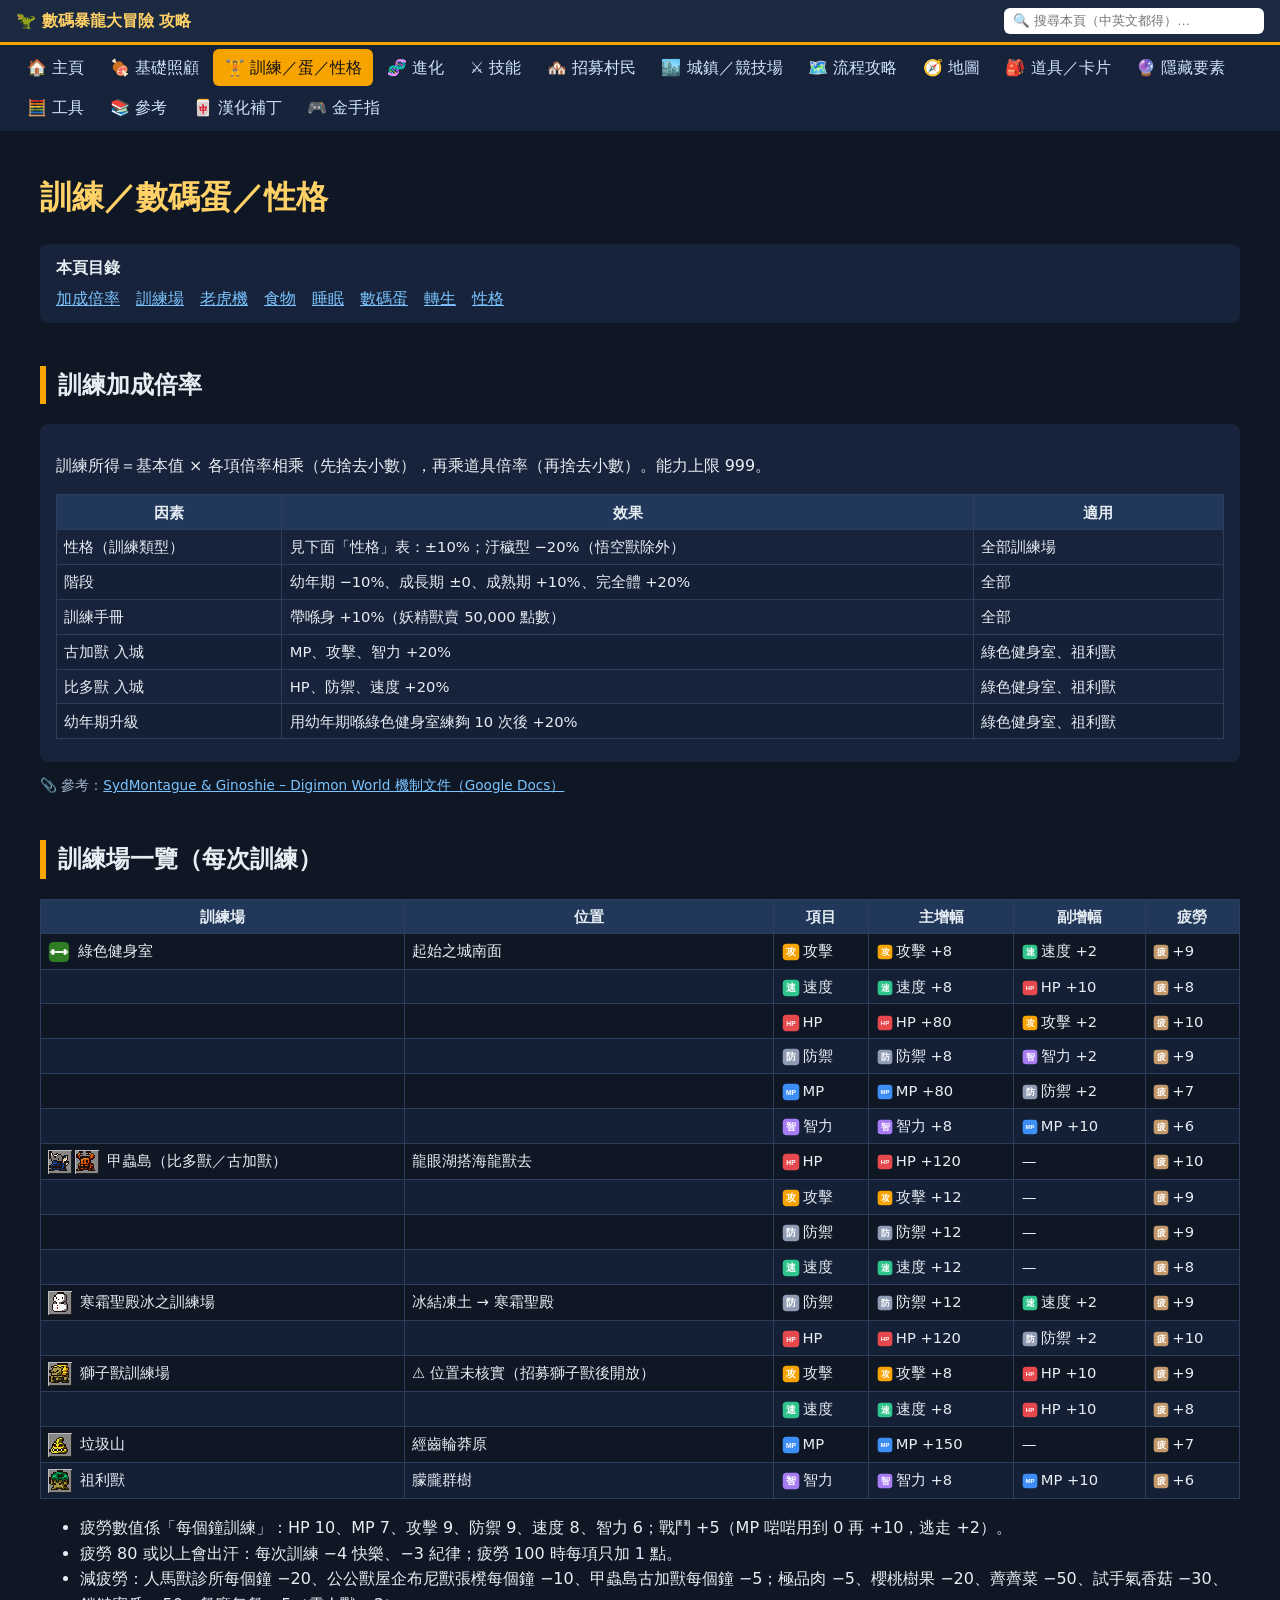
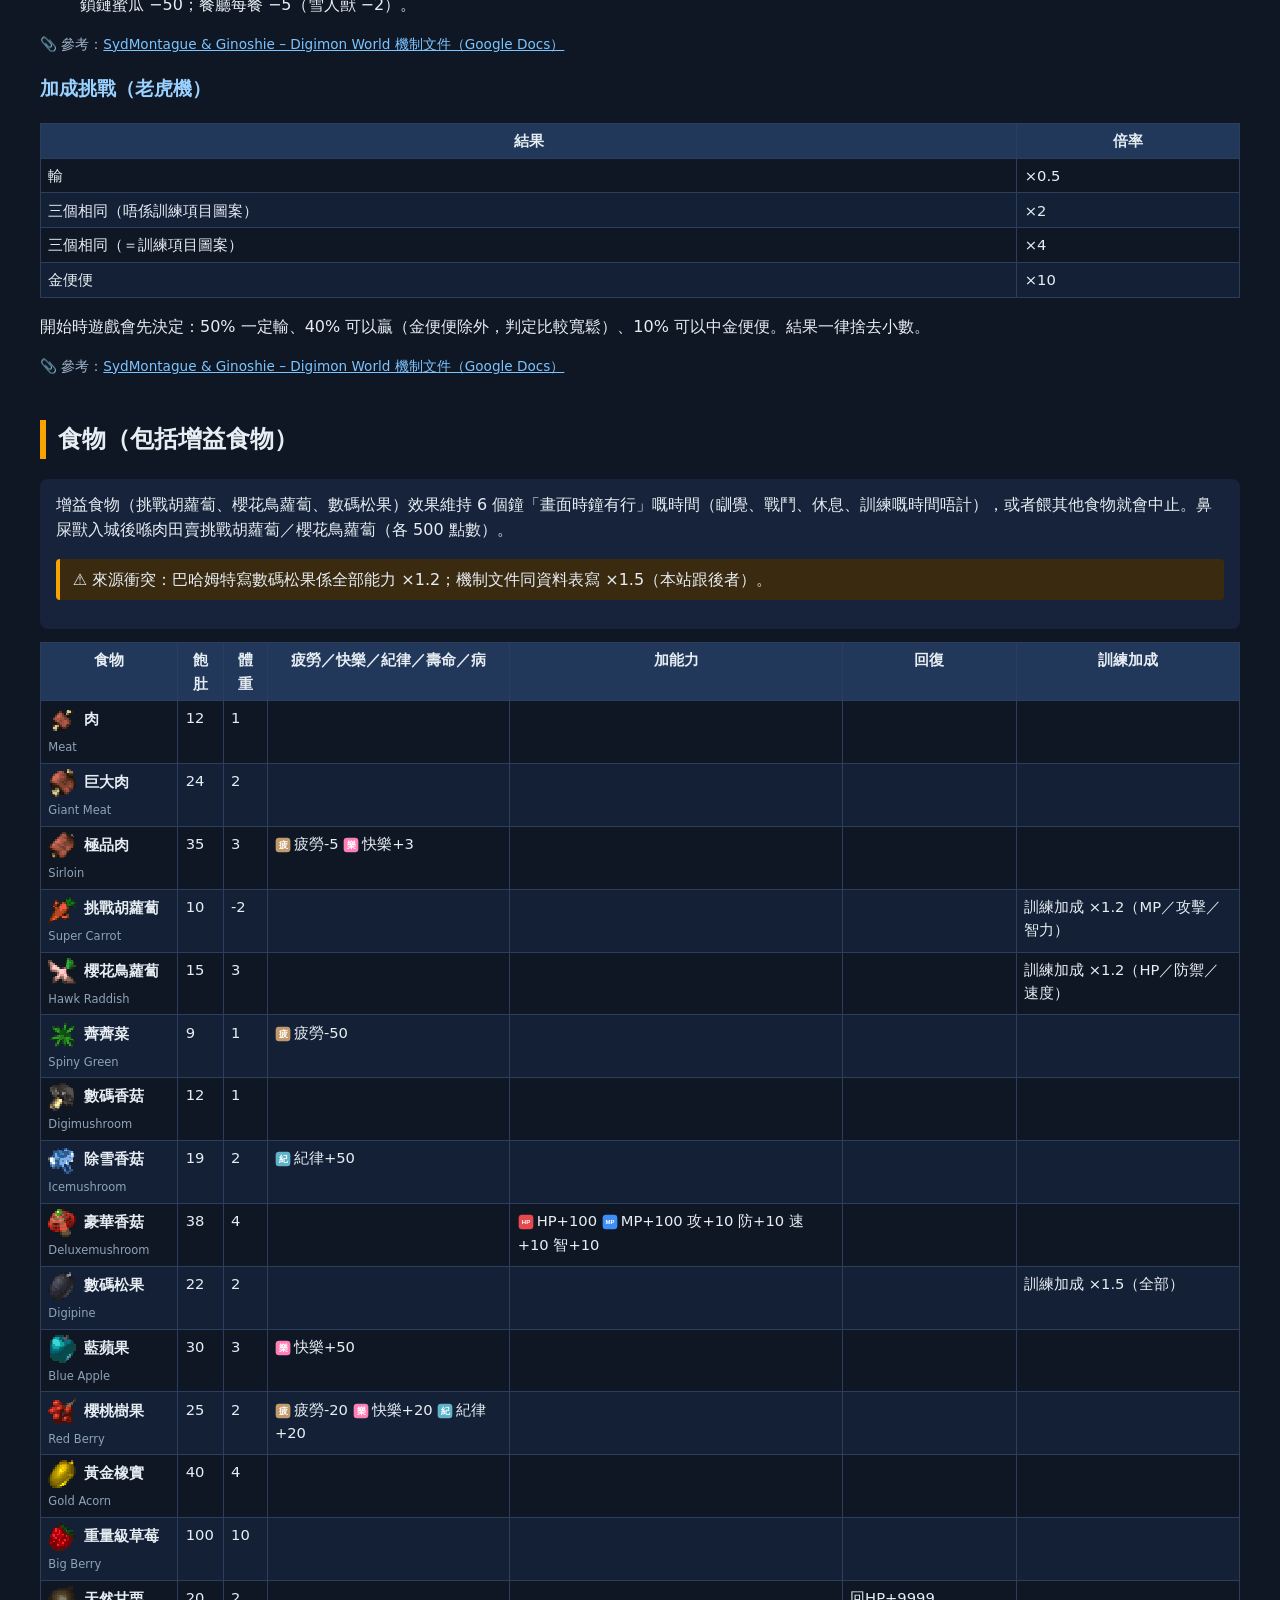
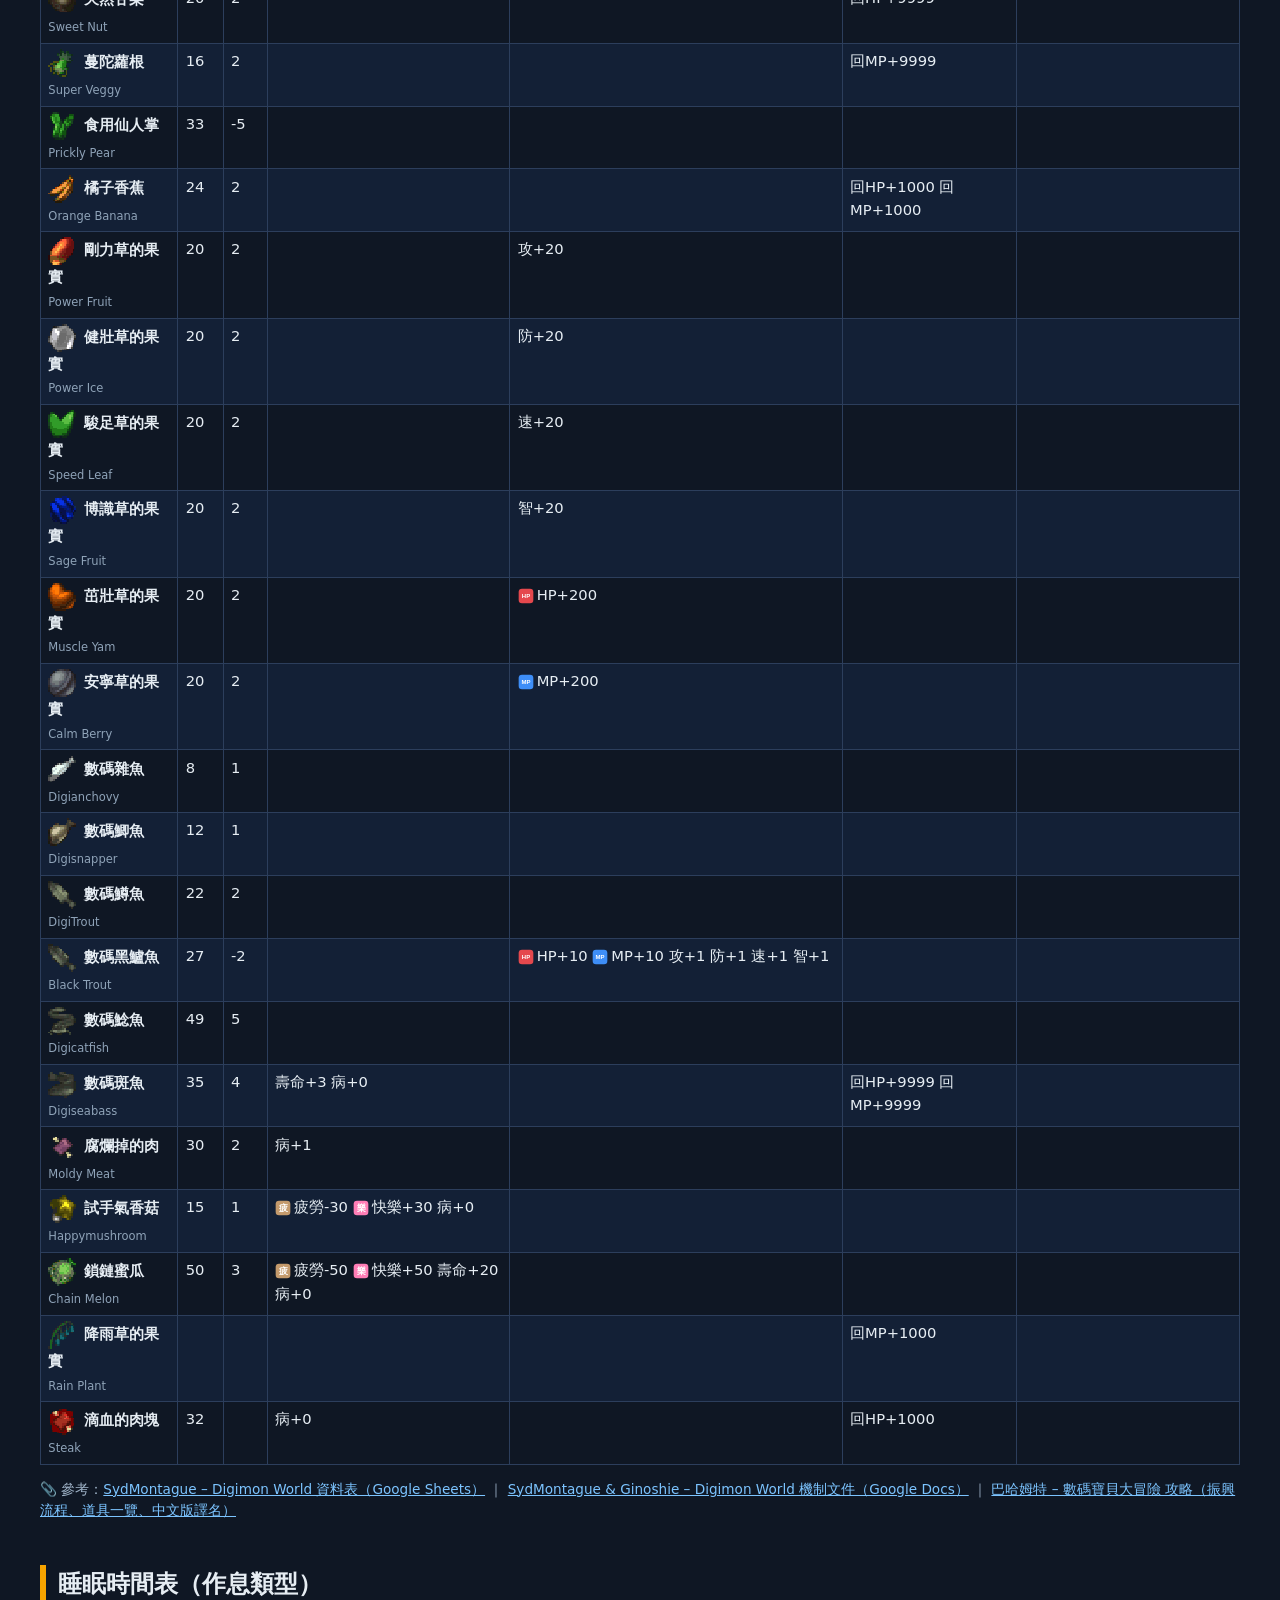
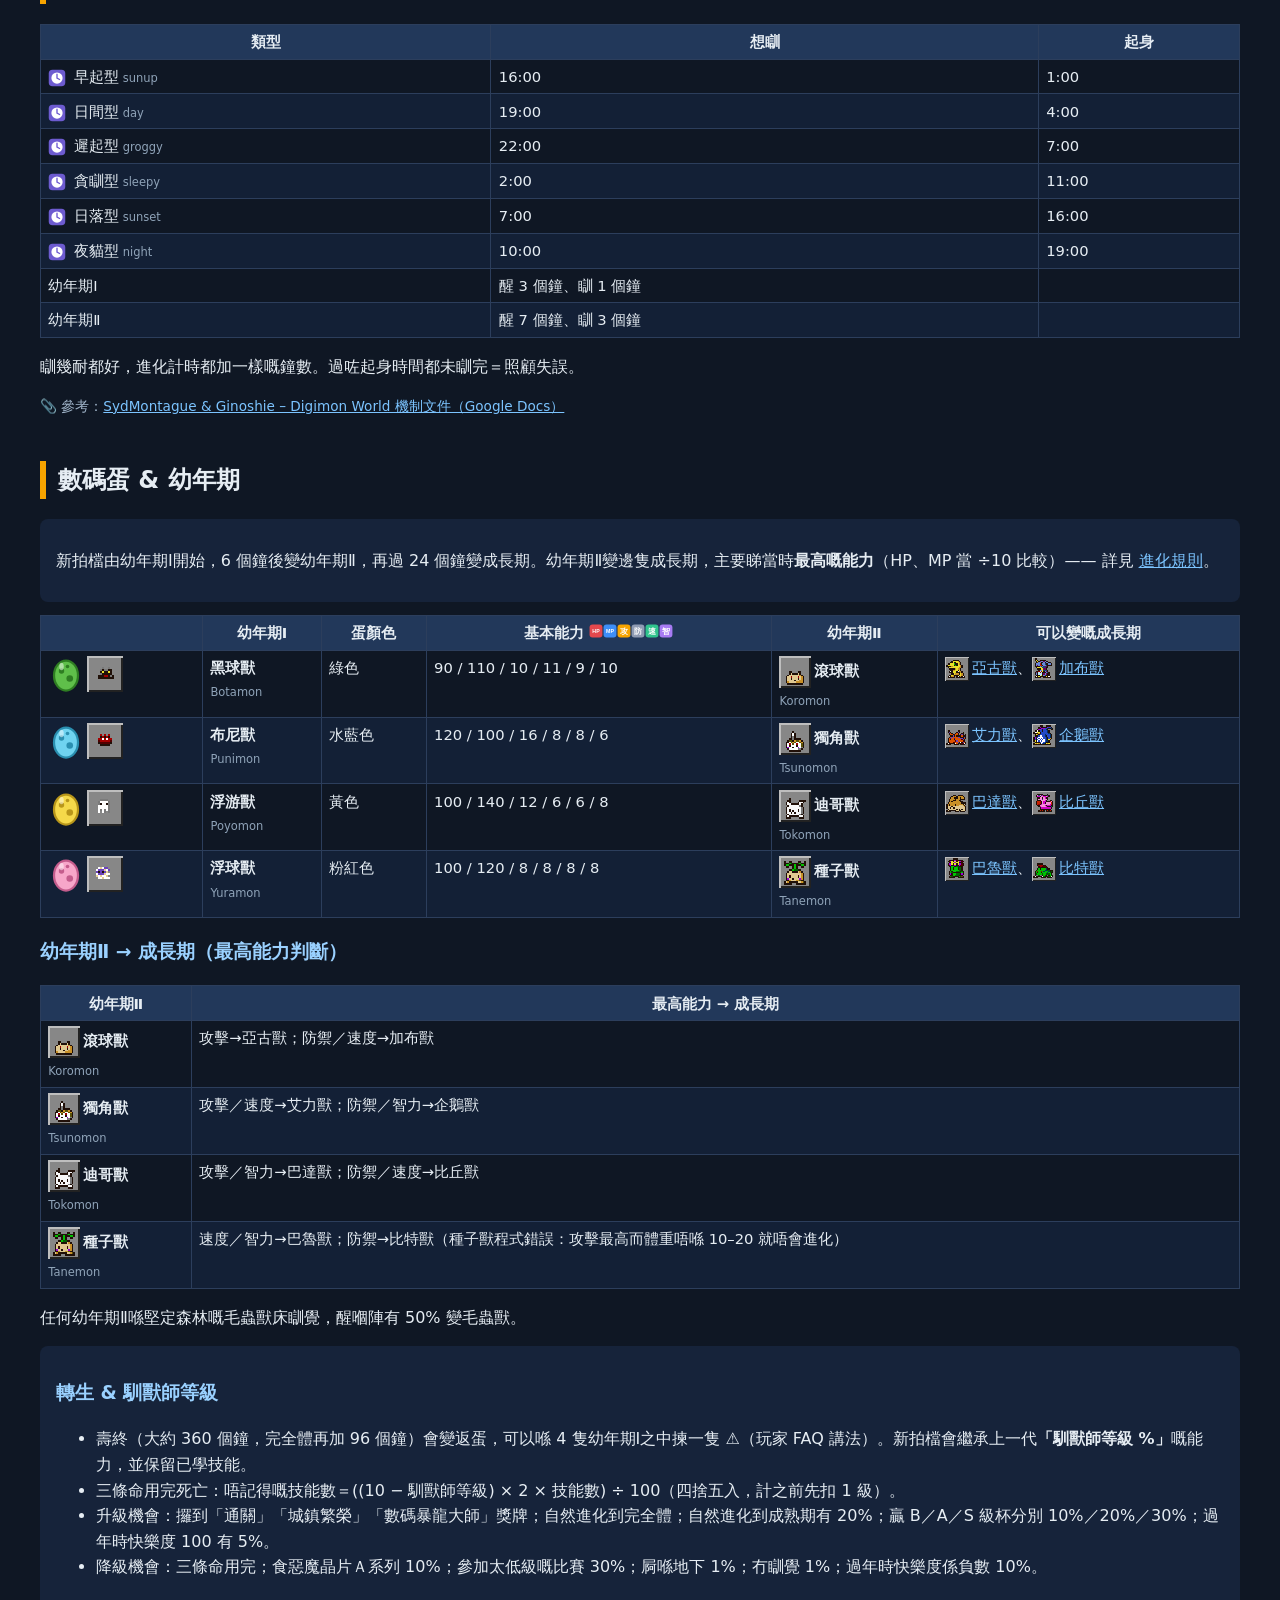
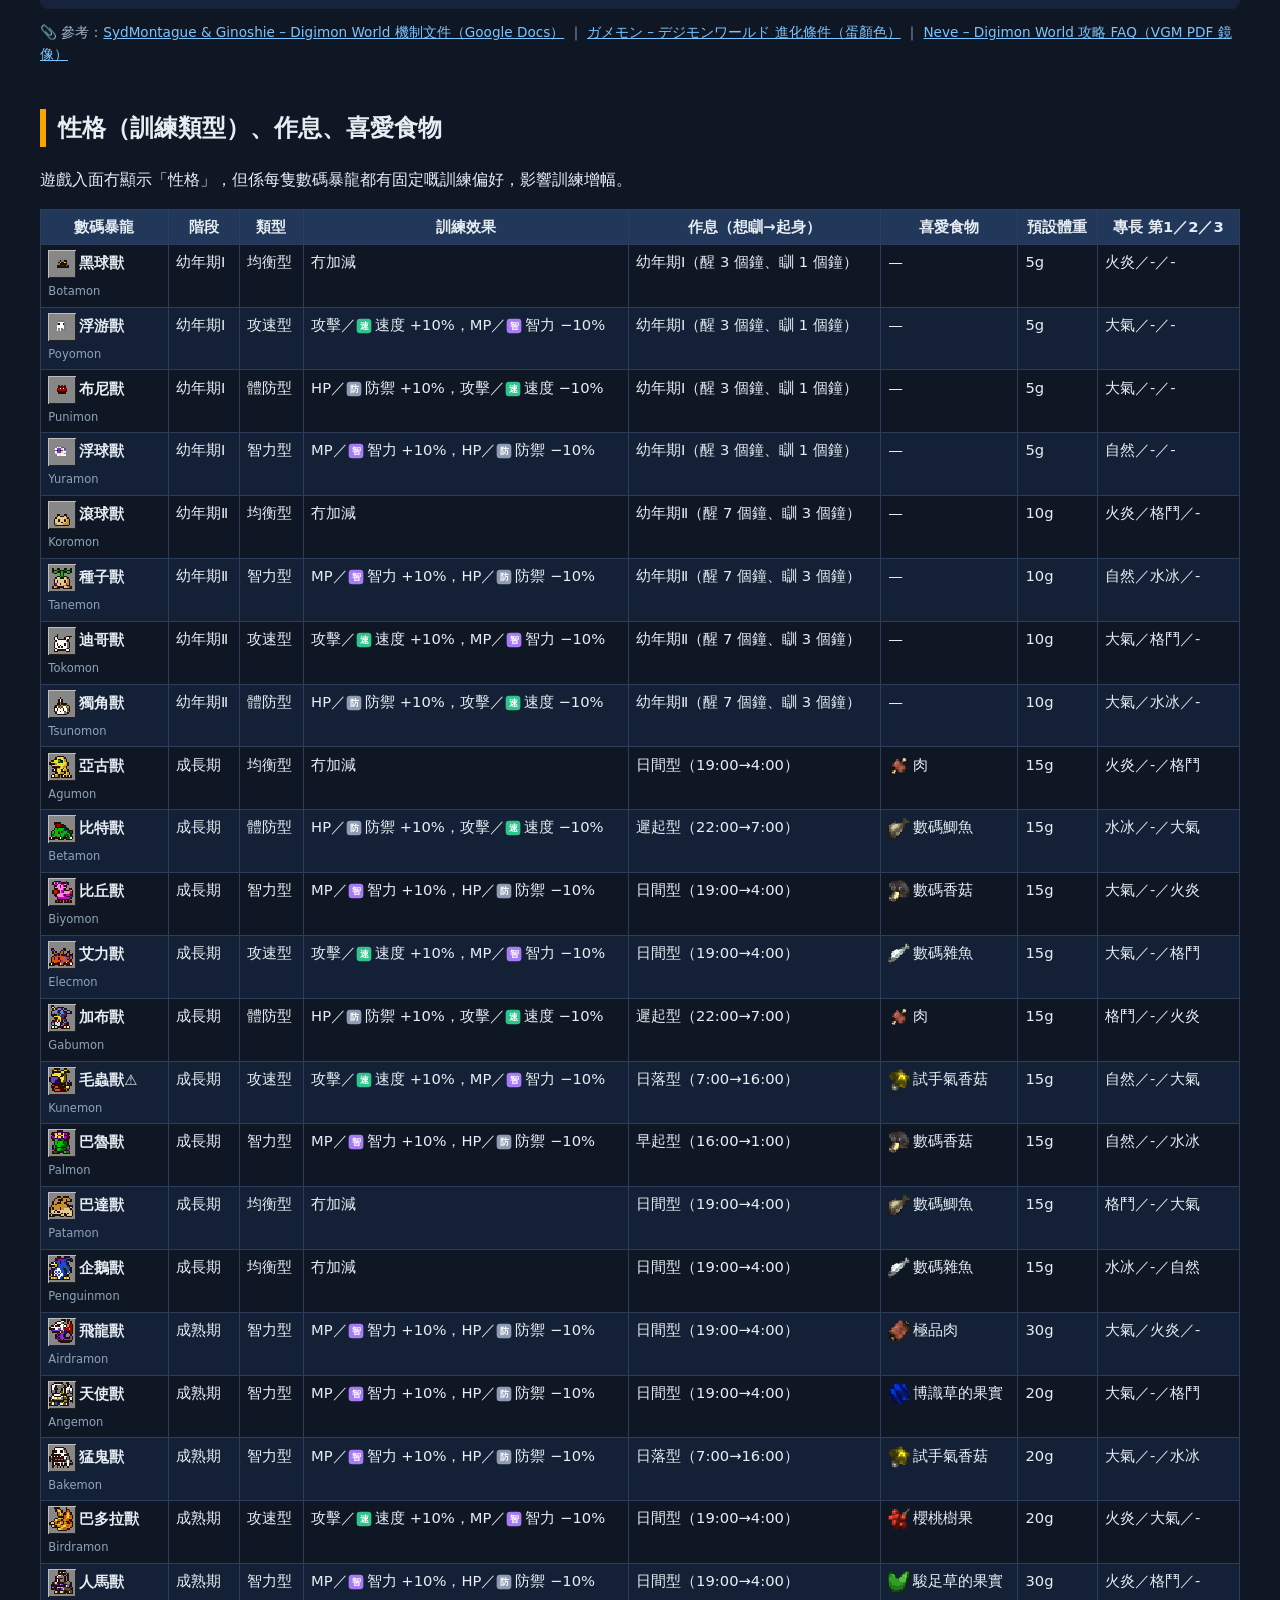
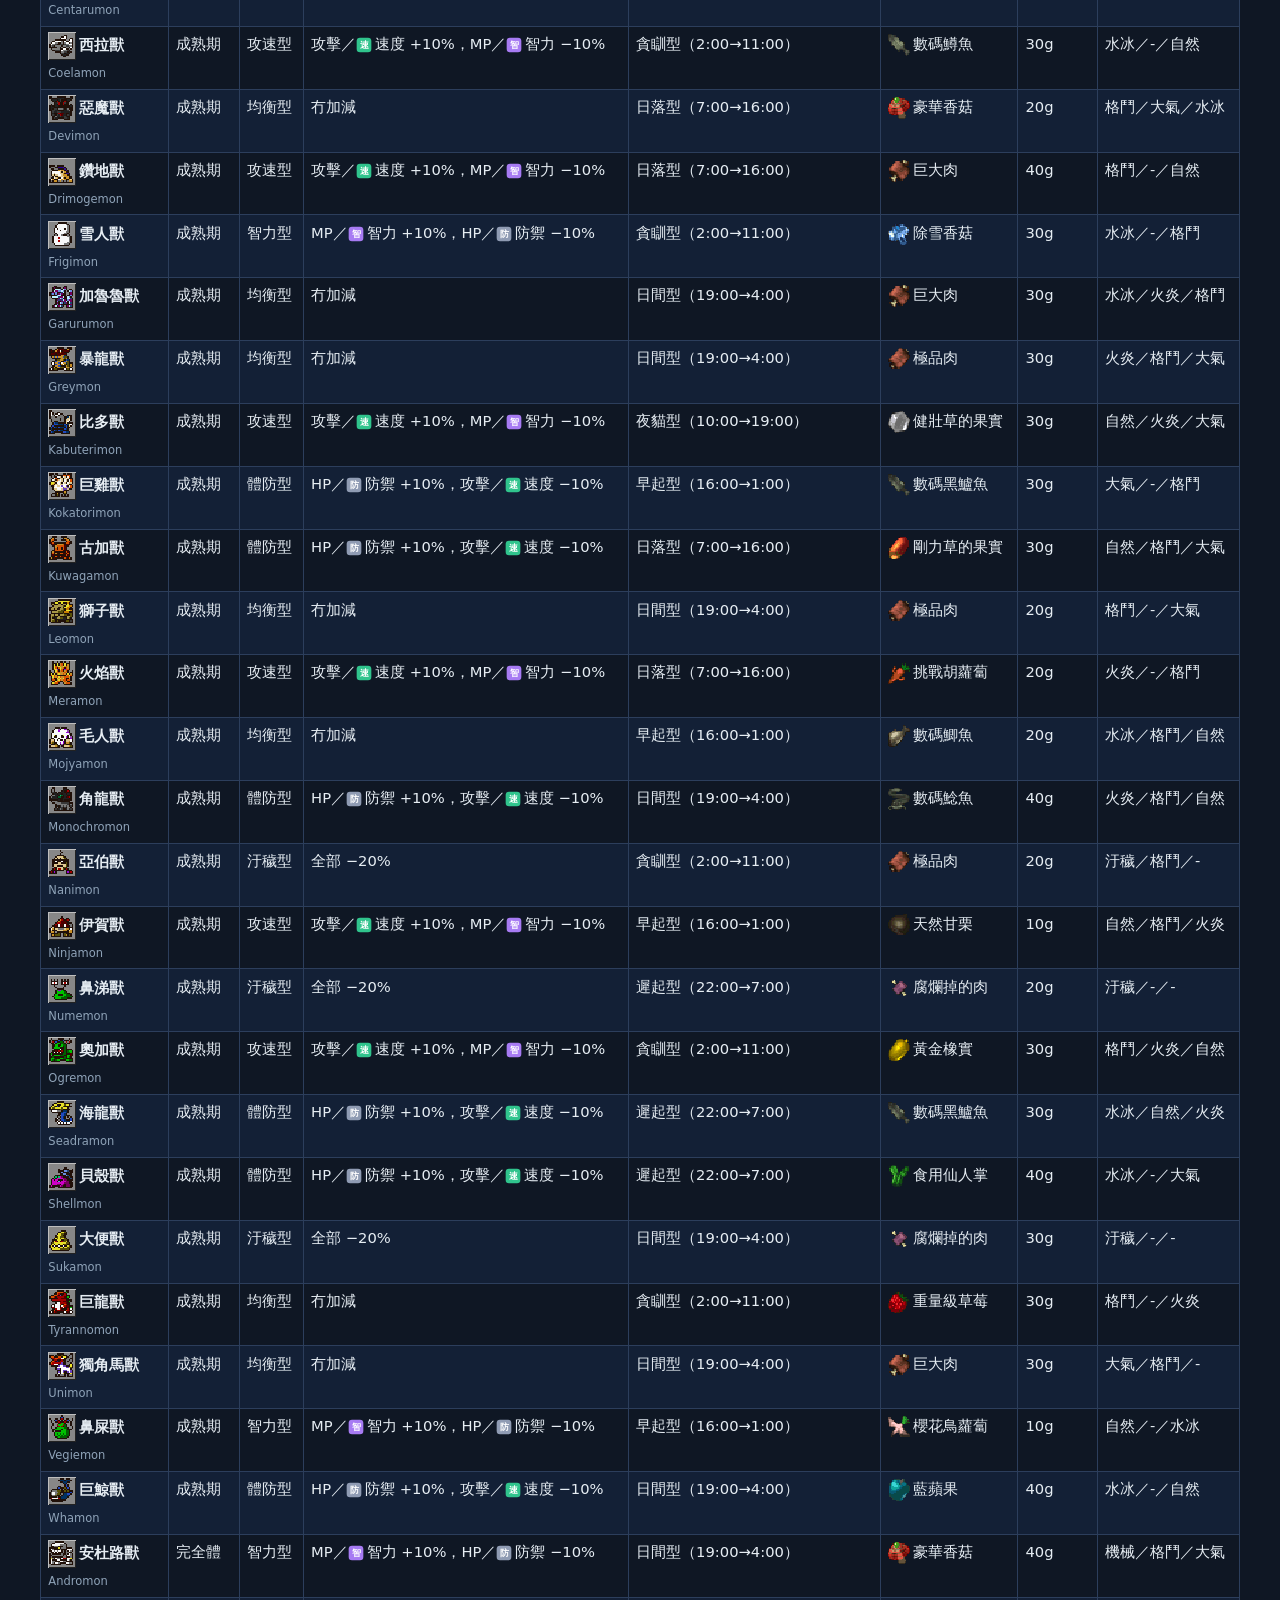
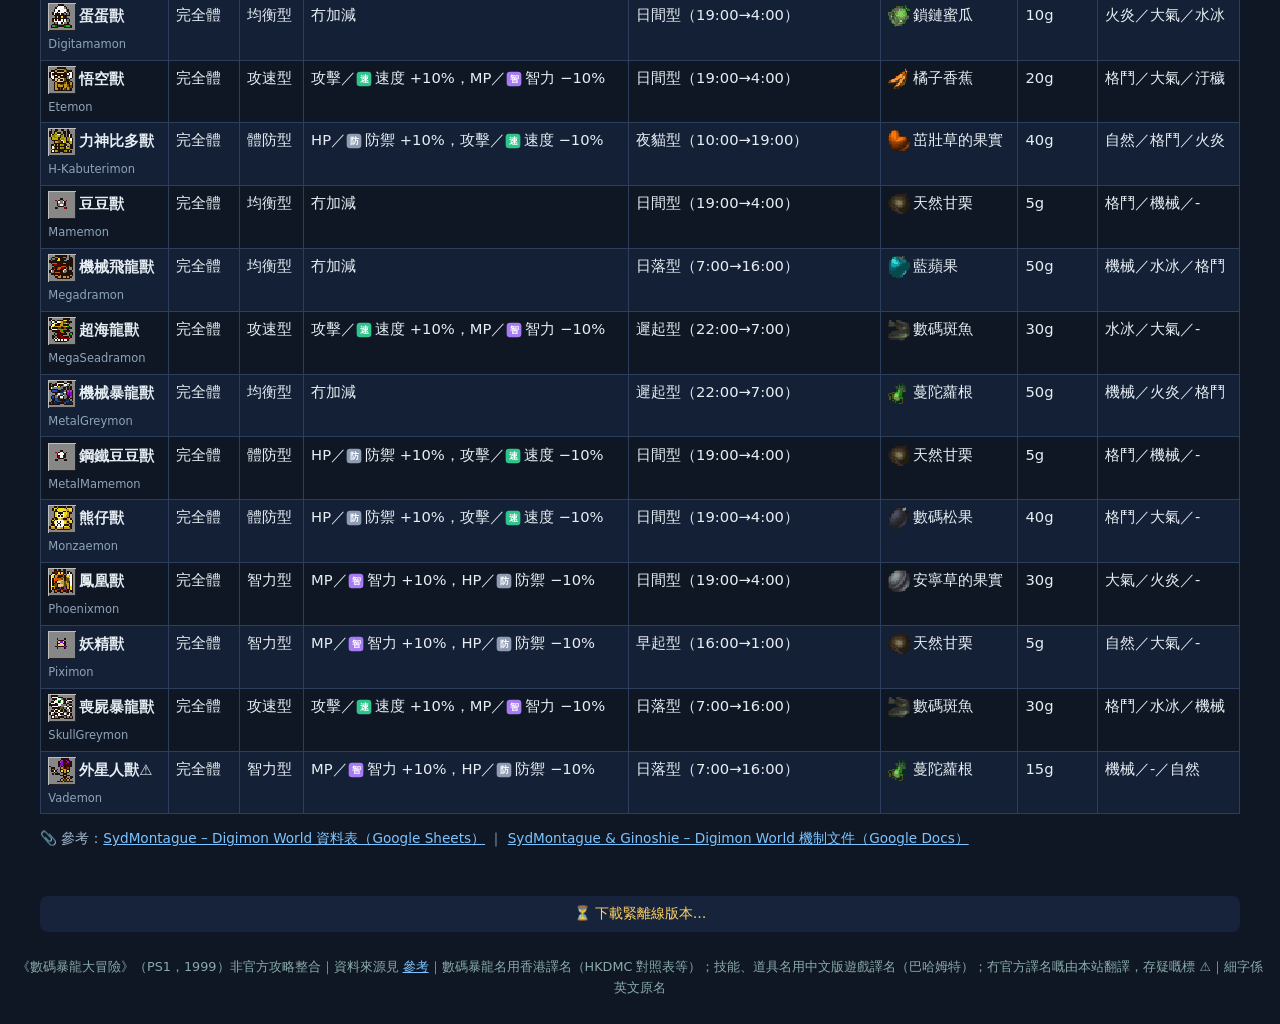
<file: training.html>
<!doctype html><html lang="zh-HK"><head><meta charset="utf-8"><meta name="viewport" content="width=device-width,initial-scale=1"><title>訓練／數碼蛋／性格 – 數碼暴龍大冒險 攻略</title><link rel="stylesheet" href="style.css?v=675559d62b"><link rel="manifest" href="manifest.webmanifest"><meta name="theme-color" content="#1b2a41"><link rel="icon" type="image/png" sizes="192x192" href="img/pwa/icon-192.png"><link rel="apple-touch-icon" href="img/pwa/apple-touch-icon.png"><meta name="apple-mobile-web-app-capable" content="yes"><meta name="mobile-web-app-capable" content="yes"><meta name="apple-mobile-web-app-status-bar-style" content="black-translucent"><meta name="apple-mobile-web-app-title" content="數碼暴龍攻略"></head><body>
<header><button id="hb" aria-label="選單">☰</button><a class="logo" href="index.html">🦖 數碼暴龍大冒險 攻略</a><input id="q" type="search" placeholder="🔍 搜尋本頁（中英文都得）…"></header>
<nav id="nav"><a href="index.html">🏠 主頁</a><a href="basics.html">🍖 基礎照顧</a><a href="training.html" class=on>🏋️ 訓練／蛋／性格</a><a href="evolution.html">🧬 進化</a><a href="techniques.html">⚔️ 技能</a><a href="recruitment.html">🏘️ 招募村民</a><a href="town.html">🏙️ 城鎮／競技場</a><a href="walkthrough.html">🗺️ 流程攻略</a><a href="map.html">🧭 地圖</a><a href="items.html">🎒 道具／卡片</a><a href="secrets.html">🔮 隱藏要素</a><a href="tools.html">🧮 工具</a><a href="references.html">📚 參考</a><a href="patch.html">🀄 漢化補丁</a><a href="cheats.html">🎮 金手指</a></nav><main><h1>訓練／數碼蛋／性格</h1><nav class="toc"><b>本頁目錄</b><a href="#factor">加成倍率</a><a href="#gym">訓練場</a><a href="#bonus">老虎機</a><a href="#food">食物</a><a href="#sleep">睡眠</a><a href="#egg">數碼蛋</a><a href="#tamer">轉生</a><a href="#pers">性格</a></nav><h2 id="factor">訓練加成倍率</h2><div class="card"><p>訓練所得＝基本值 × 各項倍率相乘（先捨去小數），再乘道具倍率（再捨去小數）。能力上限 999。</p><div class="tw"><table class="stack"><thead><tr><th>因素</th><th>效果</th><th>適用</th></tr></thead><tbody><tr><td data-l="因素">性格（訓練類型）</td><td data-l="效果">見下面「性格」表：±10%；汙穢型 −20%（悟空獸除外）</td><td data-l="適用">全部訓練場</td></tr><tr><td data-l="因素">階段</td><td data-l="效果">幼年期 −10%、成長期 ±0、成熟期 +10%、完全體 +20%</td><td data-l="適用">全部</td></tr><tr><td data-l="因素">訓練手冊</td><td data-l="效果">帶喺身 +10%（妖精獸賣 50,000 點數）</td><td data-l="適用">全部</td></tr><tr><td data-l="因素">古加獸 入城</td><td data-l="效果">MP、攻擊、智力 +20%</td><td data-l="適用">綠色健身室、祖利獸</td></tr><tr><td data-l="因素">比多獸 入城</td><td data-l="效果">HP、防禦、速度 +20%</td><td data-l="適用">綠色健身室、祖利獸</td></tr><tr><td data-l="因素">幼年期升級</td><td data-l="效果">用幼年期喺綠色健身室練夠 10 次後 +20%</td><td data-l="適用">綠色健身室、祖利獸</td></tr></tbody></table></div></div><p class="ref">📎 參考：<a href="https://docs.google.com/document/d/1aHHXZXjZNDabFTWUdF055M0oshyC57kff5NVc2BTYGE" target="_blank" rel="noopener">SydMontague &amp; Ginoshie – Digimon World 機制文件（Google Docs）</a></p><h2 id="gym">訓練場一覽（每次訓練）</h2><div class="tw"><table class="stack"><thead><tr><th>訓練場</th><th>位置</th><th>項目</th><th>主增幅</th><th>副增幅</th><th>疲勞</th></tr></thead><tbody><tr><td data-l="訓練場"><img src="img/ui/gym.svg" width="22" height="22" alt="" class="ui" loading="lazy"> 綠色健身室</td><td data-l="位置">起始之城南面</td><td data-l="項目"><img src="img/ui/stat_of.svg" width="18" height="18" alt="OF" class="ui" loading="lazy">攻擊</td><td data-l="主增幅"><img src="img/ui/stat_of.svg" width="16" height="16" alt="OF" class="ui" loading="lazy">攻擊 +8</td><td data-l="副增幅"><img src="img/ui/stat_sp.svg" width="16" height="16" alt="SP" class="ui" loading="lazy">速度 +2</td><td data-l="疲勞"><img src="img/ui/stat_ti.svg" width="16" height="16" alt="TI" class="ui" loading="lazy">+9</td></tr><tr><td data-l="訓練場"></td><td data-l="位置"></td><td data-l="項目"><img src="img/ui/stat_sp.svg" width="18" height="18" alt="SP" class="ui" loading="lazy">速度</td><td data-l="主增幅"><img src="img/ui/stat_sp.svg" width="16" height="16" alt="SP" class="ui" loading="lazy">速度 +8</td><td data-l="副增幅"><img src="img/ui/stat_hp.svg" width="16" height="16" alt="HP" class="ui" loading="lazy">HP +10</td><td data-l="疲勞"><img src="img/ui/stat_ti.svg" width="16" height="16" alt="TI" class="ui" loading="lazy">+8</td></tr><tr><td data-l="訓練場"></td><td data-l="位置"></td><td data-l="項目"><img src="img/ui/stat_hp.svg" width="18" height="18" alt="HP" class="ui" loading="lazy">HP</td><td data-l="主增幅"><img src="img/ui/stat_hp.svg" width="16" height="16" alt="HP" class="ui" loading="lazy">HP +80</td><td data-l="副增幅"><img src="img/ui/stat_of.svg" width="16" height="16" alt="OF" class="ui" loading="lazy">攻擊 +2</td><td data-l="疲勞"><img src="img/ui/stat_ti.svg" width="16" height="16" alt="TI" class="ui" loading="lazy">+10</td></tr><tr><td data-l="訓練場"></td><td data-l="位置"></td><td data-l="項目"><img src="img/ui/stat_de.svg" width="18" height="18" alt="DE" class="ui" loading="lazy">防禦</td><td data-l="主增幅"><img src="img/ui/stat_de.svg" width="16" height="16" alt="DE" class="ui" loading="lazy">防禦 +8</td><td data-l="副增幅"><img src="img/ui/stat_br.svg" width="16" height="16" alt="BR" class="ui" loading="lazy">智力 +2</td><td data-l="疲勞"><img src="img/ui/stat_ti.svg" width="16" height="16" alt="TI" class="ui" loading="lazy">+9</td></tr><tr><td data-l="訓練場"></td><td data-l="位置"></td><td data-l="項目"><img src="img/ui/stat_mp.svg" width="18" height="18" alt="MP" class="ui" loading="lazy">MP</td><td data-l="主增幅"><img src="img/ui/stat_mp.svg" width="16" height="16" alt="MP" class="ui" loading="lazy">MP +80</td><td data-l="副增幅"><img src="img/ui/stat_de.svg" width="16" height="16" alt="DE" class="ui" loading="lazy">防禦 +2</td><td data-l="疲勞"><img src="img/ui/stat_ti.svg" width="16" height="16" alt="TI" class="ui" loading="lazy">+7</td></tr><tr><td data-l="訓練場"></td><td data-l="位置"></td><td data-l="項目"><img src="img/ui/stat_br.svg" width="18" height="18" alt="BR" class="ui" loading="lazy">智力</td><td data-l="主增幅"><img src="img/ui/stat_br.svg" width="16" height="16" alt="BR" class="ui" loading="lazy">智力 +8</td><td data-l="副增幅"><img src="img/ui/stat_mp.svg" width="16" height="16" alt="MP" class="ui" loading="lazy">MP +10</td><td data-l="疲勞"><img src="img/ui/stat_ti.svg" width="16" height="16" alt="TI" class="ui" loading="lazy">+6</td></tr><tr><td data-l="訓練場"><img src="img/icons_kabuterimon-icon.png" width="24" height="24" alt="" loading="lazy"><img src="img/icons_kuwagamon-icon.png" width="24" height="24" alt="" loading="lazy"> 甲蟲島（比多獸／古加獸）</td><td data-l="位置">龍眼湖搭海龍獸去</td><td data-l="項目"><img src="img/ui/stat_hp.svg" width="18" height="18" alt="HP" class="ui" loading="lazy">HP</td><td data-l="主增幅"><img src="img/ui/stat_hp.svg" width="16" height="16" alt="HP" class="ui" loading="lazy">HP +120</td><td data-l="副增幅">—</td><td data-l="疲勞"><img src="img/ui/stat_ti.svg" width="16" height="16" alt="TI" class="ui" loading="lazy">+10</td></tr><tr><td data-l="訓練場"></td><td data-l="位置"></td><td data-l="項目"><img src="img/ui/stat_of.svg" width="18" height="18" alt="OF" class="ui" loading="lazy">攻擊</td><td data-l="主增幅"><img src="img/ui/stat_of.svg" width="16" height="16" alt="OF" class="ui" loading="lazy">攻擊 +12</td><td data-l="副增幅">—</td><td data-l="疲勞"><img src="img/ui/stat_ti.svg" width="16" height="16" alt="TI" class="ui" loading="lazy">+9</td></tr><tr><td data-l="訓練場"></td><td data-l="位置"></td><td data-l="項目"><img src="img/ui/stat_de.svg" width="18" height="18" alt="DE" class="ui" loading="lazy">防禦</td><td data-l="主增幅"><img src="img/ui/stat_de.svg" width="16" height="16" alt="DE" class="ui" loading="lazy">防禦 +12</td><td data-l="副增幅">—</td><td data-l="疲勞"><img src="img/ui/stat_ti.svg" width="16" height="16" alt="TI" class="ui" loading="lazy">+9</td></tr><tr><td data-l="訓練場"></td><td data-l="位置"></td><td data-l="項目"><img src="img/ui/stat_sp.svg" width="18" height="18" alt="SP" class="ui" loading="lazy">速度</td><td data-l="主增幅"><img src="img/ui/stat_sp.svg" width="16" height="16" alt="SP" class="ui" loading="lazy">速度 +12</td><td data-l="副增幅">—</td><td data-l="疲勞"><img src="img/ui/stat_ti.svg" width="16" height="16" alt="TI" class="ui" loading="lazy">+8</td></tr><tr><td data-l="訓練場"><img src="img/icons_frigimon-icon.png" width="24" height="24" alt="" loading="lazy"> 寒霜聖殿冰之訓練場</td><td data-l="位置">冰結凍土 → 寒霜聖殿</td><td data-l="項目"><img src="img/ui/stat_de.svg" width="18" height="18" alt="DE" class="ui" loading="lazy">防禦</td><td data-l="主增幅"><img src="img/ui/stat_de.svg" width="16" height="16" alt="DE" class="ui" loading="lazy">防禦 +12</td><td data-l="副增幅"><img src="img/ui/stat_sp.svg" width="16" height="16" alt="SP" class="ui" loading="lazy">速度 +2</td><td data-l="疲勞"><img src="img/ui/stat_ti.svg" width="16" height="16" alt="TI" class="ui" loading="lazy">+9</td></tr><tr><td data-l="訓練場"></td><td data-l="位置"></td><td data-l="項目"><img src="img/ui/stat_hp.svg" width="18" height="18" alt="HP" class="ui" loading="lazy">HP</td><td data-l="主增幅"><img src="img/ui/stat_hp.svg" width="16" height="16" alt="HP" class="ui" loading="lazy">HP +120</td><td data-l="副增幅"><img src="img/ui/stat_de.svg" width="16" height="16" alt="DE" class="ui" loading="lazy">防禦 +2</td><td data-l="疲勞"><img src="img/ui/stat_ti.svg" width="16" height="16" alt="TI" class="ui" loading="lazy">+10</td></tr><tr><td data-l="訓練場"><img src="img/icons_leomon-icon.png" width="24" height="24" alt="" loading="lazy"> 獅子獸訓練場</td><td data-l="位置">⚠️ 位置未核實（招募獅子獸後開放）</td><td data-l="項目"><img src="img/ui/stat_of.svg" width="18" height="18" alt="OF" class="ui" loading="lazy">攻擊</td><td data-l="主增幅"><img src="img/ui/stat_of.svg" width="16" height="16" alt="OF" class="ui" loading="lazy">攻擊 +8</td><td data-l="副增幅"><img src="img/ui/stat_hp.svg" width="16" height="16" alt="HP" class="ui" loading="lazy">HP +10</td><td data-l="疲勞"><img src="img/ui/stat_ti.svg" width="16" height="16" alt="TI" class="ui" loading="lazy">+9</td></tr><tr><td data-l="訓練場"></td><td data-l="位置"></td><td data-l="項目"><img src="img/ui/stat_sp.svg" width="18" height="18" alt="SP" class="ui" loading="lazy">速度</td><td data-l="主增幅"><img src="img/ui/stat_sp.svg" width="16" height="16" alt="SP" class="ui" loading="lazy">速度 +8</td><td data-l="副增幅"><img src="img/ui/stat_hp.svg" width="16" height="16" alt="HP" class="ui" loading="lazy">HP +10</td><td data-l="疲勞"><img src="img/ui/stat_ti.svg" width="16" height="16" alt="TI" class="ui" loading="lazy">+8</td></tr><tr><td data-l="訓練場"><img src="img/icons_sukamon-icon.png" width="24" height="24" alt="" loading="lazy"> 垃圾山</td><td data-l="位置">經齒輪莽原</td><td data-l="項目"><img src="img/ui/stat_mp.svg" width="18" height="18" alt="MP" class="ui" loading="lazy">MP</td><td data-l="主增幅"><img src="img/ui/stat_mp.svg" width="16" height="16" alt="MP" class="ui" loading="lazy">MP +150</td><td data-l="副增幅">—</td><td data-l="疲勞"><img src="img/ui/stat_ti.svg" width="16" height="16" alt="TI" class="ui" loading="lazy">+7</td></tr><tr><td data-l="訓練場"><img src="img/icons_cherrymon-icon.png" width="24" height="24" alt="" loading="lazy"> 祖利獸</td><td data-l="位置">朦朧群樹</td><td data-l="項目"><img src="img/ui/stat_br.svg" width="18" height="18" alt="BR" class="ui" loading="lazy">智力</td><td data-l="主增幅"><img src="img/ui/stat_br.svg" width="16" height="16" alt="BR" class="ui" loading="lazy">智力 +8</td><td data-l="副增幅"><img src="img/ui/stat_mp.svg" width="16" height="16" alt="MP" class="ui" loading="lazy">MP +10</td><td data-l="疲勞"><img src="img/ui/stat_ti.svg" width="16" height="16" alt="TI" class="ui" loading="lazy">+6</td></tr></tbody></table></div><ul><li>疲勞數值係「每個鐘訓練」：HP 10、MP 7、攻擊 9、防禦 9、速度 8、智力 6；戰鬥 +5（MP 啱啱用到 0 再 +10，逃走 +2）。</li><li>疲勞 80 或以上會出汗：每次訓練 −4 快樂、−3 紀律；疲勞 100 時每項只加 1 點。</li><li>減疲勞：人馬獸診所每個鐘 −20、公公獸屋企布尼獸張櫈每個鐘 −10、甲蟲島古加獸每個鐘 −5；極品肉 −5、櫻桃樹果 −20、薺薺菜 −50、試手氣香菇 −30、鎖鏈蜜瓜 −50；餐廳每餐 −5（雪人獸 −2）。</li></ul><p class="ref">📎 參考：<a href="https://docs.google.com/document/d/1aHHXZXjZNDabFTWUdF055M0oshyC57kff5NVc2BTYGE" target="_blank" rel="noopener">SydMontague &amp; Ginoshie – Digimon World 機制文件（Google Docs）</a></p><h3 id="bonus">加成挑戰（老虎機）</h3><div class="tw"><table class=""><thead><tr><th>結果</th><th>倍率</th></tr></thead><tbody><tr><td data-l="結果">輸</td><td data-l="倍率">×0.5</td></tr><tr><td data-l="結果">三個相同（唔係訓練項目圖案）</td><td data-l="倍率">×2</td></tr><tr><td data-l="結果">三個相同（＝訓練項目圖案）</td><td data-l="倍率">×4</td></tr><tr><td data-l="結果">金便便</td><td data-l="倍率">×10</td></tr></tbody></table></div><p>開始時遊戲會先決定：50% 一定輸、40% 可以贏（金便便除外，判定比較寬鬆）、10% 可以中金便便。結果一律捨去小數。</p><p class="ref">📎 參考：<a href="https://docs.google.com/document/d/1aHHXZXjZNDabFTWUdF055M0oshyC57kff5NVc2BTYGE" target="_blank" rel="noopener">SydMontague &amp; Ginoshie – Digimon World 機制文件（Google Docs）</a></p><h2 id="food">食物（包括增益食物）</h2><div class="card">增益食物（挑戰胡蘿蔔、櫻花鳥蘿蔔、數碼松果）效果維持 6 個鐘「畫面時鐘有行」嘅時間（瞓覺、戰鬥、休息、訓練嘅時間唔計），或者餵其他食物就會中止。鼻屎獸入城後喺肉田賣挑戰胡蘿蔔／櫻花鳥蘿蔔（各 500 點數）。<p class="warn">⚠️ 來源衝突：巴哈姆特寫數碼松果係全部能力 ×1.2；機制文件同資料表寫 ×1.5（本站跟後者）。</p></div><div class="tw"><table class="stack"><thead><tr><th>食物</th><th>飽肚</th><th>體重</th><th>疲勞／快樂／紀律／壽命／病</th><th>加能力</th><th>回復</th><th>訓練加成</th></tr></thead><tbody><tr><td data-l="食物"><img src="img/icons_meat-icon.png" width="28" height="28" alt="" loading="lazy"> <b>肉</b><br><small lang="en">Meat</small></td><td data-l="飽肚">12</td><td data-l="體重">1</td><td data-l="疲勞／快樂／紀律／壽命／病"></td><td data-l="加能力"></td><td data-l="回復"></td><td data-l="訓練加成"></td></tr><tr><td data-l="食物"><img src="img/icons_giant-meat-icon.png" width="28" height="28" alt="" loading="lazy"> <b>巨大肉</b><br><small lang="en">Giant Meat</small></td><td data-l="飽肚">24</td><td data-l="體重">2</td><td data-l="疲勞／快樂／紀律／壽命／病"></td><td data-l="加能力"></td><td data-l="回復"></td><td data-l="訓練加成"></td></tr><tr><td data-l="食物"><img src="img/icons_sirloin-icon.png" width="28" height="28" alt="" loading="lazy"> <b>極品肉</b><br><small lang="en">Sirloin</small></td><td data-l="飽肚">35</td><td data-l="體重">3</td><td data-l="疲勞／快樂／紀律／壽命／病"><img src="img/ui/stat_ti.svg" width="16" height="16" alt="TI" class="ui" loading="lazy">疲勞-5 <img src="img/ui/stat_ha.svg" width="16" height="16" alt="HA" class="ui" loading="lazy">快樂+3</td><td data-l="加能力"></td><td data-l="回復"></td><td data-l="訓練加成"></td></tr><tr><td data-l="食物"><img src="img/icons_supercarrot-icon.png" width="28" height="28" alt="" loading="lazy"> <b>挑戰胡蘿蔔</b><br><small lang="en">Super Carrot</small></td><td data-l="飽肚">10</td><td data-l="體重">-2</td><td data-l="疲勞／快樂／紀律／壽命／病"></td><td data-l="加能力"></td><td data-l="回復"></td><td data-l="訓練加成">訓練加成 ×1.2（MP／攻擊／智力）</td></tr><tr><td data-l="食物"><img src="img/icons_hawk-radish-icon.png" width="28" height="28" alt="" loading="lazy"> <b>櫻花鳥蘿蔔</b><br><small lang="en">Hawk Raddish</small></td><td data-l="飽肚">15</td><td data-l="體重">3</td><td data-l="疲勞／快樂／紀律／壽命／病"></td><td data-l="加能力"></td><td data-l="回復"></td><td data-l="訓練加成">訓練加成 ×1.2（HP／防禦／速度）</td></tr><tr><td data-l="食物"><img src="img/icons_spiny-green-icon.png" width="28" height="28" alt="" loading="lazy"> <b>薺薺菜</b><br><small lang="en">Spiny Green</small></td><td data-l="飽肚">9</td><td data-l="體重">1</td><td data-l="疲勞／快樂／紀律／壽命／病"><img src="img/ui/stat_ti.svg" width="16" height="16" alt="TI" class="ui" loading="lazy">疲勞-50</td><td data-l="加能力"></td><td data-l="回復"></td><td data-l="訓練加成"></td></tr><tr><td data-l="食物"><img src="img/icons_digimushrm-icon.png" width="28" height="28" alt="" loading="lazy"> <b>數碼香菇</b><br><small lang="en">Digimushroom</small></td><td data-l="飽肚">12</td><td data-l="體重">1</td><td data-l="疲勞／快樂／紀律／壽命／病"></td><td data-l="加能力"></td><td data-l="回復"></td><td data-l="訓練加成"></td></tr><tr><td data-l="食物"><img src="img/icons_ice-mushrm-icon.png" width="28" height="28" alt="" loading="lazy"> <b>除雪香菇</b><br><small lang="en">Icemushroom</small></td><td data-l="飽肚">19</td><td data-l="體重">2</td><td data-l="疲勞／快樂／紀律／壽命／病"><img src="img/ui/stat_di.svg" width="16" height="16" alt="DI" class="ui" loading="lazy">紀律+50</td><td data-l="加能力"></td><td data-l="回復"></td><td data-l="訓練加成"></td></tr><tr><td data-l="食物"><img src="img/icons_deluxmushrm-icon.png" width="28" height="28" alt="" loading="lazy"> <b>豪華香菇</b><br><small lang="en">Deluxemushroom</small></td><td data-l="飽肚">38</td><td data-l="體重">4</td><td data-l="疲勞／快樂／紀律／壽命／病"></td><td data-l="加能力"><img src="img/ui/stat_hp.svg" width="16" height="16" alt="HP" class="ui" loading="lazy">HP+100 <img src="img/ui/stat_mp.svg" width="16" height="16" alt="MP" class="ui" loading="lazy">MP+100 攻+10 防+10 速+10 智+10</td><td data-l="回復"></td><td data-l="訓練加成"></td></tr><tr><td data-l="食物"><img src="img/icons_digipine-icon.png" width="28" height="28" alt="" loading="lazy"> <b>數碼松果</b><br><small lang="en">Digipine</small></td><td data-l="飽肚">22</td><td data-l="體重">2</td><td data-l="疲勞／快樂／紀律／壽命／病"></td><td data-l="加能力"></td><td data-l="回復"></td><td data-l="訓練加成">訓練加成 ×1.5（全部）</td></tr><tr><td data-l="食物"><img src="img/icons_blue-apple-icon.png" width="28" height="28" alt="" loading="lazy"> <b>藍蘋果</b><br><small lang="en">Blue Apple</small></td><td data-l="飽肚">30</td><td data-l="體重">3</td><td data-l="疲勞／快樂／紀律／壽命／病"><img src="img/ui/stat_ha.svg" width="16" height="16" alt="HA" class="ui" loading="lazy">快樂+50</td><td data-l="加能力"></td><td data-l="回復"></td><td data-l="訓練加成"></td></tr><tr><td data-l="食物"><img src="img/icons_red-berry-icon.png" width="28" height="28" alt="" loading="lazy"> <b>櫻桃樹果</b><br><small lang="en">Red Berry</small></td><td data-l="飽肚">25</td><td data-l="體重">2</td><td data-l="疲勞／快樂／紀律／壽命／病"><img src="img/ui/stat_ti.svg" width="16" height="16" alt="TI" class="ui" loading="lazy">疲勞-20 <img src="img/ui/stat_ha.svg" width="16" height="16" alt="HA" class="ui" loading="lazy">快樂+20 <img src="img/ui/stat_di.svg" width="16" height="16" alt="DI" class="ui" loading="lazy">紀律+20</td><td data-l="加能力"></td><td data-l="回復"></td><td data-l="訓練加成"></td></tr><tr><td data-l="食物"><img src="img/icons_gold-acorn-icon.png" width="28" height="28" alt="" loading="lazy"> <b>黃金橡實</b><br><small lang="en">Gold Acorn</small></td><td data-l="飽肚">40</td><td data-l="體重">4</td><td data-l="疲勞／快樂／紀律／壽命／病"></td><td data-l="加能力"></td><td data-l="回復"></td><td data-l="訓練加成"></td></tr><tr><td data-l="食物"><img src="img/icons_big-berry-icon.png" width="28" height="28" alt="" loading="lazy"> <b>重量級草莓</b><br><small lang="en">Big Berry</small></td><td data-l="飽肚">100</td><td data-l="體重">10</td><td data-l="疲勞／快樂／紀律／壽命／病"></td><td data-l="加能力"></td><td data-l="回復"></td><td data-l="訓練加成"></td></tr><tr><td data-l="食物"><img src="img/icons_sweet-nut-icon.png" width="28" height="28" alt="" loading="lazy"> <b>天然甘栗</b><br><small lang="en">Sweet Nut</small></td><td data-l="飽肚">20</td><td data-l="體重">2</td><td data-l="疲勞／快樂／紀律／壽命／病"></td><td data-l="加能力"></td><td data-l="回復">回HP+9999</td><td data-l="訓練加成"></td></tr><tr><td data-l="食物"><img src="img/icons_super-veggy-icon.png" width="28" height="28" alt="" loading="lazy"> <b>蔓陀蘿根</b><br><small lang="en">Super Veggy</small></td><td data-l="飽肚">16</td><td data-l="體重">2</td><td data-l="疲勞／快樂／紀律／壽命／病"></td><td data-l="加能力"></td><td data-l="回復">回MP+9999</td><td data-l="訓練加成"></td></tr><tr><td data-l="食物"><img src="img/icons_pricklypear-icon.png" width="28" height="28" alt="" loading="lazy"> <b>食用仙人掌</b><br><small lang="en">Prickly Pear</small></td><td data-l="飽肚">33</td><td data-l="體重">-5</td><td data-l="疲勞／快樂／紀律／壽命／病"></td><td data-l="加能力"></td><td data-l="回復"></td><td data-l="訓練加成"></td></tr><tr><td data-l="食物"><img src="img/icons_orange-bana-icon.png" width="28" height="28" alt="" loading="lazy"> <b>橘子香蕉</b><br><small lang="en">Orange Banana</small></td><td data-l="飽肚">24</td><td data-l="體重">2</td><td data-l="疲勞／快樂／紀律／壽命／病"></td><td data-l="加能力"></td><td data-l="回復">回HP+1000 回MP+1000</td><td data-l="訓練加成"></td></tr><tr><td data-l="食物"><img src="img/icons_power-fruit-icon.png" width="28" height="28" alt="" loading="lazy"> <b>剛力草的果實</b><br><small lang="en">Power Fruit</small></td><td data-l="飽肚">20</td><td data-l="體重">2</td><td data-l="疲勞／快樂／紀律／壽命／病"></td><td data-l="加能力">攻+20</td><td data-l="回復"></td><td data-l="訓練加成"></td></tr><tr><td data-l="食物"><img src="img/icons_power-ice-icon.png" width="28" height="28" alt="" loading="lazy"> <b>健壯草的果實</b><br><small lang="en">Power Ice</small></td><td data-l="飽肚">20</td><td data-l="體重">2</td><td data-l="疲勞／快樂／紀律／壽命／病"></td><td data-l="加能力">防+20</td><td data-l="回復"></td><td data-l="訓練加成"></td></tr><tr><td data-l="食物"><img src="img/icons_speed-leaf-icon.png" width="28" height="28" alt="" loading="lazy"> <b>駿足草的果實</b><br><small lang="en">Speed Leaf</small></td><td data-l="飽肚">20</td><td data-l="體重">2</td><td data-l="疲勞／快樂／紀律／壽命／病"></td><td data-l="加能力">速+20</td><td data-l="回復"></td><td data-l="訓練加成"></td></tr><tr><td data-l="食物"><img src="img/icons_sage-fruit-icon.png" width="28" height="28" alt="" loading="lazy"> <b>博識草的果實</b><br><small lang="en">Sage Fruit</small></td><td data-l="飽肚">20</td><td data-l="體重">2</td><td data-l="疲勞／快樂／紀律／壽命／病"></td><td data-l="加能力">智+20</td><td data-l="回復"></td><td data-l="訓練加成"></td></tr><tr><td data-l="食物"><img src="img/icons_muscle-yam-icon.png" width="28" height="28" alt="" loading="lazy"> <b>茁壯草的果實</b><br><small lang="en">Muscle Yam</small></td><td data-l="飽肚">20</td><td data-l="體重">2</td><td data-l="疲勞／快樂／紀律／壽命／病"></td><td data-l="加能力"><img src="img/ui/stat_hp.svg" width="16" height="16" alt="HP" class="ui" loading="lazy">HP+200</td><td data-l="回復"></td><td data-l="訓練加成"></td></tr><tr><td data-l="食物"><img src="img/icons_calm-berry-icon.png" width="28" height="28" alt="" loading="lazy"> <b>安寧草的果實</b><br><small lang="en">Calm Berry</small></td><td data-l="飽肚">20</td><td data-l="體重">2</td><td data-l="疲勞／快樂／紀律／壽命／病"></td><td data-l="加能力"><img src="img/ui/stat_mp.svg" width="16" height="16" alt="MP" class="ui" loading="lazy">MP+200</td><td data-l="回復"></td><td data-l="訓練加成"></td></tr><tr><td data-l="食物"><img src="img/icons_digianchovy-icon.png" width="28" height="28" alt="" loading="lazy"> <b>數碼雜魚</b><br><small lang="en">Digianchovy</small></td><td data-l="飽肚">8</td><td data-l="體重">1</td><td data-l="疲勞／快樂／紀律／壽命／病"></td><td data-l="加能力"></td><td data-l="回復"></td><td data-l="訓練加成"></td></tr><tr><td data-l="食物"><img src="img/icons_digisnapper-icon.png" width="28" height="28" alt="" loading="lazy"> <b>數碼鯽魚</b><br><small lang="en">Digisnapper</small></td><td data-l="飽肚">12</td><td data-l="體重">1</td><td data-l="疲勞／快樂／紀律／壽命／病"></td><td data-l="加能力"></td><td data-l="回復"></td><td data-l="訓練加成"></td></tr><tr><td data-l="食物"><img src="img/icons_digitrout-icon.png" width="28" height="28" alt="" loading="lazy"> <b>數碼鱒魚</b><br><small lang="en">DigiTrout</small></td><td data-l="飽肚">22</td><td data-l="體重">2</td><td data-l="疲勞／快樂／紀律／壽命／病"></td><td data-l="加能力"></td><td data-l="回復"></td><td data-l="訓練加成"></td></tr><tr><td data-l="食物"><img src="img/icons_black-trout-icon.png" width="28" height="28" alt="" loading="lazy"> <b>數碼黑鱸魚</b><br><small lang="en">Black Trout</small></td><td data-l="飽肚">27</td><td data-l="體重">-2</td><td data-l="疲勞／快樂／紀律／壽命／病"></td><td data-l="加能力"><img src="img/ui/stat_hp.svg" width="16" height="16" alt="HP" class="ui" loading="lazy">HP+10 <img src="img/ui/stat_mp.svg" width="16" height="16" alt="MP" class="ui" loading="lazy">MP+10 攻+1 防+1 速+1 智+1</td><td data-l="回復"></td><td data-l="訓練加成"></td></tr><tr><td data-l="食物"><img src="img/icons_digicatfish-icon.png" width="28" height="28" alt="" loading="lazy"> <b>數碼鯰魚</b><br><small lang="en">Digicatfish</small></td><td data-l="飽肚">49</td><td data-l="體重">5</td><td data-l="疲勞／快樂／紀律／壽命／病"></td><td data-l="加能力"></td><td data-l="回復"></td><td data-l="訓練加成"></td></tr><tr><td data-l="食物"><img src="img/icons_digiseabass-icon.png" width="28" height="28" alt="" loading="lazy"> <b>數碼斑魚</b><br><small lang="en">Digiseabass</small></td><td data-l="飽肚">35</td><td data-l="體重">4</td><td data-l="疲勞／快樂／紀律／壽命／病">壽命+3 病+0</td><td data-l="加能力"></td><td data-l="回復">回HP+9999 回MP+9999</td><td data-l="訓練加成"></td></tr><tr><td data-l="食物"><img src="img/icons_moldy-meat-icon.png" width="28" height="28" alt="" loading="lazy"> <b>腐爛掉的肉</b><br><small lang="en">Moldy Meat</small></td><td data-l="飽肚">30</td><td data-l="體重">2</td><td data-l="疲勞／快樂／紀律／壽命／病">病+1</td><td data-l="加能力"></td><td data-l="回復"></td><td data-l="訓練加成"></td></tr><tr><td data-l="食物"><img src="img/icons_happymushrm-icon.png" width="28" height="28" alt="" loading="lazy"> <b>試手氣香菇</b><br><small lang="en">Happymushroom</small></td><td data-l="飽肚">15</td><td data-l="體重">1</td><td data-l="疲勞／快樂／紀律／壽命／病"><img src="img/ui/stat_ti.svg" width="16" height="16" alt="TI" class="ui" loading="lazy">疲勞-30 <img src="img/ui/stat_ha.svg" width="16" height="16" alt="HA" class="ui" loading="lazy">快樂+30 病+0</td><td data-l="加能力"></td><td data-l="回復"></td><td data-l="訓練加成"></td></tr><tr><td data-l="食物"><img src="img/icons_chain-melon-icon.png" width="28" height="28" alt="" loading="lazy"> <b>鎖鏈蜜瓜</b><br><small lang="en">Chain Melon</small></td><td data-l="飽肚">50</td><td data-l="體重">3</td><td data-l="疲勞／快樂／紀律／壽命／病"><img src="img/ui/stat_ti.svg" width="16" height="16" alt="TI" class="ui" loading="lazy">疲勞-50 <img src="img/ui/stat_ha.svg" width="16" height="16" alt="HA" class="ui" loading="lazy">快樂+50 壽命+20 病+0</td><td data-l="加能力"></td><td data-l="回復"></td><td data-l="訓練加成"></td></tr><tr><td data-l="食物"><img src="img/icons_rain-plant-icon.png" width="28" height="28" alt="" loading="lazy"> <b>降雨草的果實</b><br><small lang="en">Rain Plant</small></td><td data-l="飽肚"></td><td data-l="體重"></td><td data-l="疲勞／快樂／紀律／壽命／病"></td><td data-l="加能力"></td><td data-l="回復">回MP+1000</td><td data-l="訓練加成"></td></tr><tr><td data-l="食物"><img src="img/icons_steak-icon.png" width="28" height="28" alt="" loading="lazy"> <b>滴血的肉塊</b><br><small lang="en">Steak</small></td><td data-l="飽肚">32</td><td data-l="體重"></td><td data-l="疲勞／快樂／紀律／壽命／病">病+0</td><td data-l="加能力"></td><td data-l="回復">回HP+1000</td><td data-l="訓練加成"></td></tr></tbody></table></div><p class="ref">📎 參考：<a href="https://docs.google.com/spreadsheets/d/19E7zgE2JJN4LQnlv9TNzenTaeld5OcRzC99EkiM80Cw" target="_blank" rel="noopener">SydMontague – Digimon World 資料表（Google Sheets）</a> ｜ <a href="https://docs.google.com/document/d/1aHHXZXjZNDabFTWUdF055M0oshyC57kff5NVc2BTYGE" target="_blank" rel="noopener">SydMontague &amp; Ginoshie – Digimon World 機制文件（Google Docs）</a> ｜ <a href="https://forum.gamer.com.tw/C.php?bsn=7255&snA=9034" target="_blank" rel="noopener">巴哈姆特 – 數碼寶貝大冒險 攻略（振興流程、道具一覽、中文版譯名）</a></p><h2 id="sleep">睡眠時間表（作息類型）</h2><div class="tw"><table class=""><thead><tr><th>類型</th><th>想瞓</th><th>起身</th></tr></thead><tbody><tr><td data-l="類型"><img src="img/ui/clock.svg" width="18" height="18" alt="" class="ui" loading="lazy"> 早起型<small lang="en"> sunup</small></td><td data-l="想瞓">16:00</td><td data-l="起身">1:00</td></tr><tr><td data-l="類型"><img src="img/ui/clock.svg" width="18" height="18" alt="" class="ui" loading="lazy"> 日間型<small lang="en"> day</small></td><td data-l="想瞓">19:00</td><td data-l="起身">4:00</td></tr><tr><td data-l="類型"><img src="img/ui/clock.svg" width="18" height="18" alt="" class="ui" loading="lazy"> 遲起型<small lang="en"> groggy</small></td><td data-l="想瞓">22:00</td><td data-l="起身">7:00</td></tr><tr><td data-l="類型"><img src="img/ui/clock.svg" width="18" height="18" alt="" class="ui" loading="lazy"> 貪瞓型<small lang="en"> sleepy</small></td><td data-l="想瞓">2:00</td><td data-l="起身">11:00</td></tr><tr><td data-l="類型"><img src="img/ui/clock.svg" width="18" height="18" alt="" class="ui" loading="lazy"> 日落型<small lang="en"> sunset</small></td><td data-l="想瞓">7:00</td><td data-l="起身">16:00</td></tr><tr><td data-l="類型"><img src="img/ui/clock.svg" width="18" height="18" alt="" class="ui" loading="lazy"> 夜貓型<small lang="en"> night</small></td><td data-l="想瞓">10:00</td><td data-l="起身">19:00</td></tr><tr><td data-l="類型">幼年期Ⅰ</td><td data-l="想瞓">醒 3 個鐘、瞓 1 個鐘</td><td data-l="起身"></td></tr><tr><td data-l="類型">幼年期Ⅱ</td><td data-l="想瞓">醒 7 個鐘、瞓 3 個鐘</td><td data-l="起身"></td></tr></tbody></table></div><p>瞓幾耐都好，進化計時都加一樣嘅鐘數。過咗起身時間都未瞓完＝照顧失誤。</p><p class="ref">📎 參考：<a href="https://docs.google.com/document/d/1aHHXZXjZNDabFTWUdF055M0oshyC57kff5NVc2BTYGE" target="_blank" rel="noopener">SydMontague &amp; Ginoshie – Digimon World 機制文件（Google Docs）</a></p><h2 id="egg">數碼蛋 & 幼年期</h2><div class="card"><p>新拍檔由幼年期Ⅰ開始，6 個鐘後變幼年期Ⅱ，再過 24 個鐘變成長期。幼年期Ⅱ變邊隻成長期，主要睇當時<b>最高嘅能力</b>（HP、MP 當 ÷10 比較）—— 詳見 <a href="evolution.html#rule">進化規則</a>。</p></div><div class="tw"><table class="stack"><thead><tr><th></th><th>幼年期Ⅰ</th><th>蛋顏色</th><th>基本能力 <img src="img/ui/stat_hp.svg" width="14" height="14" alt="HP" class="ui" loading="lazy"><img src="img/ui/stat_mp.svg" width="14" height="14" alt="MP" class="ui" loading="lazy"><img src="img/ui/stat_of.svg" width="14" height="14" alt="OF" class="ui" loading="lazy"><img src="img/ui/stat_de.svg" width="14" height="14" alt="DE" class="ui" loading="lazy"><img src="img/ui/stat_sp.svg" width="14" height="14" alt="SP" class="ui" loading="lazy"><img src="img/ui/stat_br.svg" width="14" height="14" alt="BR" class="ui" loading="lazy"></th><th>幼年期Ⅱ</th><th>可以變嘅成長期</th></tr></thead><tbody><tr><td data-l=""><img src="img/ui/egg_botamon.svg" width="36" height="36" alt="綠色蛋" class="ui" loading="lazy"><img src="img/icons_botamon-icon.png" width="36" height="36" alt="" loading="lazy"></td><td data-l="幼年期Ⅰ"><b>黑球獸</b><br><small lang="en">Botamon</small></td><td data-l="蛋顏色">綠色</td><td data-l="基本能力 ">90 / 110 / 10 / 11 / 9 / 10</td><td data-l="幼年期Ⅱ"><img src="img/icons_koromon-icon.png" width="32" height="32" alt="" loading="lazy"><b>滾球獸</b><br><small lang="en">Koromon</small></td><td data-l="可以變嘅成長期"><a href="evolution.html#d-agumon" title="Agumon"><img src="img/icons_agumon-icon.png" width="24" height="24" alt="" loading="lazy">亞古獸</a>、<a href="evolution.html#d-gabumon" title="Gabumon"><img src="img/icons_gabumon-icon.png" width="24" height="24" alt="" loading="lazy">加布獸</a></td></tr><tr><td data-l=""><img src="img/ui/egg_punimon.svg" width="36" height="36" alt="水藍色蛋" class="ui" loading="lazy"><img src="img/icons_punimon-icon.png" width="36" height="36" alt="" loading="lazy"></td><td data-l="幼年期Ⅰ"><b>布尼獸</b><br><small lang="en">Punimon</small></td><td data-l="蛋顏色">水藍色</td><td data-l="基本能力 ">120 / 100 / 16 / 8 / 8 / 6</td><td data-l="幼年期Ⅱ"><img src="img/icons_tsunomon-icon.png" width="32" height="32" alt="" loading="lazy"><b>獨角獸</b><br><small lang="en">Tsunomon</small></td><td data-l="可以變嘅成長期"><a href="evolution.html#d-elecmon" title="Elecmon"><img src="img/icons_elecmon-icon.png" width="24" height="24" alt="" loading="lazy">艾力獸</a>、<a href="evolution.html#d-penguinmon" title="Penguinmon"><img src="img/icons_penguinmon-icon.png" width="24" height="24" alt="" loading="lazy">企鵝獸</a></td></tr><tr><td data-l=""><img src="img/ui/egg_poyomon.svg" width="36" height="36" alt="黃色蛋" class="ui" loading="lazy"><img src="img/icons_poyomon-icon.png" width="36" height="36" alt="" loading="lazy"></td><td data-l="幼年期Ⅰ"><b>浮游獸</b><br><small lang="en">Poyomon</small></td><td data-l="蛋顏色">黃色</td><td data-l="基本能力 ">100 / 140 / 12 / 6 / 6 / 8</td><td data-l="幼年期Ⅱ"><img src="img/icons_tokomon-icon.png" width="32" height="32" alt="" loading="lazy"><b>迪哥獸</b><br><small lang="en">Tokomon</small></td><td data-l="可以變嘅成長期"><a href="evolution.html#d-patamon" title="Patamon"><img src="img/icons_patamon-icon.png" width="24" height="24" alt="" loading="lazy">巴達獸</a>、<a href="evolution.html#d-biyomon" title="Biyomon"><img src="img/icons_biyomon-icon.png" width="24" height="24" alt="" loading="lazy">比丘獸</a></td></tr><tr><td data-l=""><img src="img/ui/egg_yuramon.svg" width="36" height="36" alt="粉紅色蛋" class="ui" loading="lazy"><img src="img/icons_yuramon-icon.png" width="36" height="36" alt="" loading="lazy"></td><td data-l="幼年期Ⅰ"><b>浮球獸</b><br><small lang="en">Yuramon</small></td><td data-l="蛋顏色">粉紅色</td><td data-l="基本能力 ">100 / 120 / 8 / 8 / 8 / 8</td><td data-l="幼年期Ⅱ"><img src="img/icons_tanemon-icon.png" width="32" height="32" alt="" loading="lazy"><b>種子獸</b><br><small lang="en">Tanemon</small></td><td data-l="可以變嘅成長期"><a href="evolution.html#d-palmon" title="Palmon"><img src="img/icons_palmon-icon.png" width="24" height="24" alt="" loading="lazy">巴魯獸</a>、<a href="evolution.html#d-betamon" title="Betamon"><img src="img/icons_betamon-icon.png" width="24" height="24" alt="" loading="lazy">比特獸</a></td></tr></tbody></table></div><h3>幼年期Ⅱ → 成長期（最高能力判斷）</h3><div class="tw"><table class="stack"><thead><tr><th>幼年期Ⅱ</th><th>最高能力 → 成長期</th></tr></thead><tbody><tr><td data-l="幼年期Ⅱ"><img src="img/icons_koromon-icon.png" width="32" height="32" alt="" loading="lazy"><b>滾球獸</b><br><small lang="en">Koromon</small></td><td data-l="最高能力 → 成長期">攻擊→亞古獸；防禦／速度→加布獸</td></tr><tr><td data-l="幼年期Ⅱ"><img src="img/icons_tsunomon-icon.png" width="32" height="32" alt="" loading="lazy"><b>獨角獸</b><br><small lang="en">Tsunomon</small></td><td data-l="最高能力 → 成長期">攻擊／速度→艾力獸；防禦／智力→企鵝獸</td></tr><tr><td data-l="幼年期Ⅱ"><img src="img/icons_tokomon-icon.png" width="32" height="32" alt="" loading="lazy"><b>迪哥獸</b><br><small lang="en">Tokomon</small></td><td data-l="最高能力 → 成長期">攻擊／智力→巴達獸；防禦／速度→比丘獸</td></tr><tr><td data-l="幼年期Ⅱ"><img src="img/icons_tanemon-icon.png" width="32" height="32" alt="" loading="lazy"><b>種子獸</b><br><small lang="en">Tanemon</small></td><td data-l="最高能力 → 成長期">速度／智力→巴魯獸；防禦→比特獸（種子獸程式錯誤：攻擊最高而體重唔喺 10–20 就唔會進化）</td></tr></tbody></table></div><p>任何幼年期Ⅱ喺堅定森林嘅毛蟲獸床瞓覺，醒嗰陣有 50% 變毛蟲獸。</p><div class="card" id="tamer"><h3>轉生 & 馴獸師等級</h3><ul><li>壽終（大約 360 個鐘，完全體再加 96 個鐘）會變返蛋，可以喺 4 隻幼年期Ⅰ之中揀一隻 ⚠️（玩家 FAQ 講法）。新拍檔會繼承上一代<b>「馴獸師等級 %」</b>嘅能力，並保留已學技能。</li><li>三條命用完死亡：唔記得嘅技能數＝((10 − 馴獸師等級) × 2 × 技能數) ÷ 100（四捨五入，計之前先扣 1 級）。</li><li>升級機會：攞到「通關」「城鎮繁榮」「數碼暴龍大師」獎牌；自然進化到完全體；自然進化到成熟期有 20%；贏 B／A／S 級杯分別 10%／20%／30%；過年時快樂度 100 有 5%。</li><li>降級機會：三條命用完；食惡魔晶片Ａ系列 10%；參加太低級嘅比賽 30%；屙喺地下 1%；冇瞓覺 1%；過年時快樂度係負數 10%。</li></ul></div><p class="ref">📎 參考：<a href="https://docs.google.com/document/d/1aHHXZXjZNDabFTWUdF055M0oshyC57kff5NVc2BTYGE" target="_blank" rel="noopener">SydMontague &amp; Ginoshie – Digimon World 機制文件（Google Docs）</a> ｜ <a href="https://digimon.ldblog.jp/archives/3246382.html" target="_blank" rel="noopener">ガメモン – デジモンワールド 進化條件（蛋顏色）</a> ｜ <a href="https://www.video-games-museum.com/en/faqs/Playstation/26211-Digimon-World.pdf" target="_blank" rel="noopener">Neve – Digimon World 攻略 FAQ（VGM PDF 鏡像）</a></p><h2 id="pers">性格（訓練類型）、作息、喜愛食物</h2><p>遊戲入面冇顯示「性格」，但係每隻數碼暴龍都有固定嘅訓練偏好，影響訓練增幅。</p><div class="tw"><table class="stack"><thead><tr><th>數碼暴龍</th><th>階段</th><th>類型</th><th>訓練效果</th><th>作息（想瞓→起身）</th><th>喜愛食物</th><th>預設體重</th><th>專長 第1／2／3</th></tr></thead><tbody><tr><td data-l="數碼暴龍"><img src="img/icons_botamon-icon.png" width="28" height="28" alt="" loading="lazy"><b>黑球獸</b><br><small lang="en">Botamon</small></td><td data-l="階段">幼年期Ⅰ</td><td data-l="類型">均衡型</td><td data-l="訓練效果">冇加減</td><td data-l="作息（想瞓→起身）">幼年期Ⅰ（醒 3 個鐘、瞓 1 個鐘）</td><td data-l="喜愛食物">—</td><td data-l="預設體重">5g</td><td data-l="專長 第1／2／3">火炎／-／-</td></tr><tr><td data-l="數碼暴龍"><img src="img/icons_poyomon-icon.png" width="28" height="28" alt="" loading="lazy"><b>浮游獸</b><br><small lang="en">Poyomon</small></td><td data-l="階段">幼年期Ⅰ</td><td data-l="類型">攻速型</td><td data-l="訓練效果">攻擊／<img src="img/ui/stat_sp.svg" width="16" height="16" alt="SP" class="ui" loading="lazy">速度 +10%，MP／<img src="img/ui/stat_br.svg" width="16" height="16" alt="BR" class="ui" loading="lazy">智力 −10%</td><td data-l="作息（想瞓→起身）">幼年期Ⅰ（醒 3 個鐘、瞓 1 個鐘）</td><td data-l="喜愛食物">—</td><td data-l="預設體重">5g</td><td data-l="專長 第1／2／3">大氣／-／-</td></tr><tr><td data-l="數碼暴龍"><img src="img/icons_punimon-icon.png" width="28" height="28" alt="" loading="lazy"><b>布尼獸</b><br><small lang="en">Punimon</small></td><td data-l="階段">幼年期Ⅰ</td><td data-l="類型">體防型</td><td data-l="訓練效果">HP／<img src="img/ui/stat_de.svg" width="16" height="16" alt="DE" class="ui" loading="lazy">防禦 +10%，攻擊／<img src="img/ui/stat_sp.svg" width="16" height="16" alt="SP" class="ui" loading="lazy">速度 −10%</td><td data-l="作息（想瞓→起身）">幼年期Ⅰ（醒 3 個鐘、瞓 1 個鐘）</td><td data-l="喜愛食物">—</td><td data-l="預設體重">5g</td><td data-l="專長 第1／2／3">大氣／-／-</td></tr><tr><td data-l="數碼暴龍"><img src="img/icons_yuramon-icon.png" width="28" height="28" alt="" loading="lazy"><b>浮球獸</b><br><small lang="en">Yuramon</small></td><td data-l="階段">幼年期Ⅰ</td><td data-l="類型">智力型</td><td data-l="訓練效果">MP／<img src="img/ui/stat_br.svg" width="16" height="16" alt="BR" class="ui" loading="lazy">智力 +10%，HP／<img src="img/ui/stat_de.svg" width="16" height="16" alt="DE" class="ui" loading="lazy">防禦 −10%</td><td data-l="作息（想瞓→起身）">幼年期Ⅰ（醒 3 個鐘、瞓 1 個鐘）</td><td data-l="喜愛食物">—</td><td data-l="預設體重">5g</td><td data-l="專長 第1／2／3">自然／-／-</td></tr><tr><td data-l="數碼暴龍"><img src="img/icons_koromon-icon.png" width="28" height="28" alt="" loading="lazy"><b>滾球獸</b><br><small lang="en">Koromon</small></td><td data-l="階段">幼年期Ⅱ</td><td data-l="類型">均衡型</td><td data-l="訓練效果">冇加減</td><td data-l="作息（想瞓→起身）">幼年期Ⅱ（醒 7 個鐘、瞓 3 個鐘）</td><td data-l="喜愛食物">—</td><td data-l="預設體重">10g</td><td data-l="專長 第1／2／3">火炎／格鬥／-</td></tr><tr><td data-l="數碼暴龍"><img src="img/icons_tanemon-icon.png" width="28" height="28" alt="" loading="lazy"><b>種子獸</b><br><small lang="en">Tanemon</small></td><td data-l="階段">幼年期Ⅱ</td><td data-l="類型">智力型</td><td data-l="訓練效果">MP／<img src="img/ui/stat_br.svg" width="16" height="16" alt="BR" class="ui" loading="lazy">智力 +10%，HP／<img src="img/ui/stat_de.svg" width="16" height="16" alt="DE" class="ui" loading="lazy">防禦 −10%</td><td data-l="作息（想瞓→起身）">幼年期Ⅱ（醒 7 個鐘、瞓 3 個鐘）</td><td data-l="喜愛食物">—</td><td data-l="預設體重">10g</td><td data-l="專長 第1／2／3">自然／水冰／-</td></tr><tr><td data-l="數碼暴龍"><img src="img/icons_tokomon-icon.png" width="28" height="28" alt="" loading="lazy"><b>迪哥獸</b><br><small lang="en">Tokomon</small></td><td data-l="階段">幼年期Ⅱ</td><td data-l="類型">攻速型</td><td data-l="訓練效果">攻擊／<img src="img/ui/stat_sp.svg" width="16" height="16" alt="SP" class="ui" loading="lazy">速度 +10%，MP／<img src="img/ui/stat_br.svg" width="16" height="16" alt="BR" class="ui" loading="lazy">智力 −10%</td><td data-l="作息（想瞓→起身）">幼年期Ⅱ（醒 7 個鐘、瞓 3 個鐘）</td><td data-l="喜愛食物">—</td><td data-l="預設體重">10g</td><td data-l="專長 第1／2／3">大氣／格鬥／-</td></tr><tr><td data-l="數碼暴龍"><img src="img/icons_tsunomon-icon.png" width="28" height="28" alt="" loading="lazy"><b>獨角獸</b><br><small lang="en">Tsunomon</small></td><td data-l="階段">幼年期Ⅱ</td><td data-l="類型">體防型</td><td data-l="訓練效果">HP／<img src="img/ui/stat_de.svg" width="16" height="16" alt="DE" class="ui" loading="lazy">防禦 +10%，攻擊／<img src="img/ui/stat_sp.svg" width="16" height="16" alt="SP" class="ui" loading="lazy">速度 −10%</td><td data-l="作息（想瞓→起身）">幼年期Ⅱ（醒 7 個鐘、瞓 3 個鐘）</td><td data-l="喜愛食物">—</td><td data-l="預設體重">10g</td><td data-l="專長 第1／2／3">大氣／水冰／-</td></tr><tr><td data-l="數碼暴龍"><img src="img/icons_agumon-icon.png" width="28" height="28" alt="" loading="lazy"><b>亞古獸</b><br><small lang="en">Agumon</small></td><td data-l="階段">成長期</td><td data-l="類型">均衡型</td><td data-l="訓練效果">冇加減</td><td data-l="作息（想瞓→起身）">日間型（19:00→4:00）</td><td data-l="喜愛食物"><img src="img/icons_meat-icon.png" width="22" height="22" alt="" loading="lazy">肉</td><td data-l="預設體重">15g</td><td data-l="專長 第1／2／3">火炎／-／格鬥</td></tr><tr><td data-l="數碼暴龍"><img src="img/icons_betamon-icon.png" width="28" height="28" alt="" loading="lazy"><b>比特獸</b><br><small lang="en">Betamon</small></td><td data-l="階段">成長期</td><td data-l="類型">體防型</td><td data-l="訓練效果">HP／<img src="img/ui/stat_de.svg" width="16" height="16" alt="DE" class="ui" loading="lazy">防禦 +10%，攻擊／<img src="img/ui/stat_sp.svg" width="16" height="16" alt="SP" class="ui" loading="lazy">速度 −10%</td><td data-l="作息（想瞓→起身）">遲起型（22:00→7:00）</td><td data-l="喜愛食物"><img src="img/icons_digisnapper-icon.png" width="22" height="22" alt="" loading="lazy">數碼鯽魚</td><td data-l="預設體重">15g</td><td data-l="專長 第1／2／3">水冰／-／大氣</td></tr><tr><td data-l="數碼暴龍"><img src="img/icons_biyomon-icon.png" width="28" height="28" alt="" loading="lazy"><b>比丘獸</b><br><small lang="en">Biyomon</small></td><td data-l="階段">成長期</td><td data-l="類型">智力型</td><td data-l="訓練效果">MP／<img src="img/ui/stat_br.svg" width="16" height="16" alt="BR" class="ui" loading="lazy">智力 +10%，HP／<img src="img/ui/stat_de.svg" width="16" height="16" alt="DE" class="ui" loading="lazy">防禦 −10%</td><td data-l="作息（想瞓→起身）">日間型（19:00→4:00）</td><td data-l="喜愛食物"><img src="img/icons_digimushrm-icon.png" width="22" height="22" alt="" loading="lazy">數碼香菇</td><td data-l="預設體重">15g</td><td data-l="專長 第1／2／3">大氣／-／火炎</td></tr><tr><td data-l="數碼暴龍"><img src="img/icons_elecmon-icon.png" width="28" height="28" alt="" loading="lazy"><b>艾力獸</b><br><small lang="en">Elecmon</small></td><td data-l="階段">成長期</td><td data-l="類型">攻速型</td><td data-l="訓練效果">攻擊／<img src="img/ui/stat_sp.svg" width="16" height="16" alt="SP" class="ui" loading="lazy">速度 +10%，MP／<img src="img/ui/stat_br.svg" width="16" height="16" alt="BR" class="ui" loading="lazy">智力 −10%</td><td data-l="作息（想瞓→起身）">日間型（19:00→4:00）</td><td data-l="喜愛食物"><img src="img/icons_digianchovy-icon.png" width="22" height="22" alt="" loading="lazy">數碼雜魚</td><td data-l="預設體重">15g</td><td data-l="專長 第1／2／3">大氣／-／格鬥</td></tr><tr><td data-l="數碼暴龍"><img src="img/icons_gabumon-icon.png" width="28" height="28" alt="" loading="lazy"><b>加布獸</b><br><small lang="en">Gabumon</small></td><td data-l="階段">成長期</td><td data-l="類型">體防型</td><td data-l="訓練效果">HP／<img src="img/ui/stat_de.svg" width="16" height="16" alt="DE" class="ui" loading="lazy">防禦 +10%，攻擊／<img src="img/ui/stat_sp.svg" width="16" height="16" alt="SP" class="ui" loading="lazy">速度 −10%</td><td data-l="作息（想瞓→起身）">遲起型（22:00→7:00）</td><td data-l="喜愛食物"><img src="img/icons_meat-icon.png" width="22" height="22" alt="" loading="lazy">肉</td><td data-l="預設體重">15g</td><td data-l="專長 第1／2／3">格鬥／-／火炎</td></tr><tr><td data-l="數碼暴龍"><img src="img/icons_kunemon-icon.png" width="28" height="28" alt="" loading="lazy"><b>毛蟲獸</b>⚠️<br><small lang="en">Kunemon</small></td><td data-l="階段">成長期</td><td data-l="類型">攻速型</td><td data-l="訓練效果">攻擊／<img src="img/ui/stat_sp.svg" width="16" height="16" alt="SP" class="ui" loading="lazy">速度 +10%，MP／<img src="img/ui/stat_br.svg" width="16" height="16" alt="BR" class="ui" loading="lazy">智力 −10%</td><td data-l="作息（想瞓→起身）">日落型（7:00→16:00）</td><td data-l="喜愛食物"><img src="img/icons_happymushrm-icon.png" width="22" height="22" alt="" loading="lazy">試手氣香菇</td><td data-l="預設體重">15g</td><td data-l="專長 第1／2／3">自然／-／大氣</td></tr><tr><td data-l="數碼暴龍"><img src="img/icons_palmon-icon.png" width="28" height="28" alt="" loading="lazy"><b>巴魯獸</b><br><small lang="en">Palmon</small></td><td data-l="階段">成長期</td><td data-l="類型">智力型</td><td data-l="訓練效果">MP／<img src="img/ui/stat_br.svg" width="16" height="16" alt="BR" class="ui" loading="lazy">智力 +10%，HP／<img src="img/ui/stat_de.svg" width="16" height="16" alt="DE" class="ui" loading="lazy">防禦 −10%</td><td data-l="作息（想瞓→起身）">早起型（16:00→1:00）</td><td data-l="喜愛食物"><img src="img/icons_digimushrm-icon.png" width="22" height="22" alt="" loading="lazy">數碼香菇</td><td data-l="預設體重">15g</td><td data-l="專長 第1／2／3">自然／-／水冰</td></tr><tr><td data-l="數碼暴龍"><img src="img/icons_patamon-icon.png" width="28" height="28" alt="" loading="lazy"><b>巴達獸</b><br><small lang="en">Patamon</small></td><td data-l="階段">成長期</td><td data-l="類型">均衡型</td><td data-l="訓練效果">冇加減</td><td data-l="作息（想瞓→起身）">日間型（19:00→4:00）</td><td data-l="喜愛食物"><img src="img/icons_digisnapper-icon.png" width="22" height="22" alt="" loading="lazy">數碼鯽魚</td><td data-l="預設體重">15g</td><td data-l="專長 第1／2／3">格鬥／-／大氣</td></tr><tr><td data-l="數碼暴龍"><img src="img/icons_penguinmon-icon.png" width="28" height="28" alt="" loading="lazy"><b>企鵝獸</b><br><small lang="en">Penguinmon</small></td><td data-l="階段">成長期</td><td data-l="類型">均衡型</td><td data-l="訓練效果">冇加減</td><td data-l="作息（想瞓→起身）">日間型（19:00→4:00）</td><td data-l="喜愛食物"><img src="img/icons_digianchovy-icon.png" width="22" height="22" alt="" loading="lazy">數碼雜魚</td><td data-l="預設體重">15g</td><td data-l="專長 第1／2／3">水冰／-／自然</td></tr><tr><td data-l="數碼暴龍"><img src="img/icons_airdramon-icon.png" width="28" height="28" alt="" loading="lazy"><b>飛龍獸</b><br><small lang="en">Airdramon</small></td><td data-l="階段">成熟期</td><td data-l="類型">智力型</td><td data-l="訓練效果">MP／<img src="img/ui/stat_br.svg" width="16" height="16" alt="BR" class="ui" loading="lazy">智力 +10%，HP／<img src="img/ui/stat_de.svg" width="16" height="16" alt="DE" class="ui" loading="lazy">防禦 −10%</td><td data-l="作息（想瞓→起身）">日間型（19:00→4:00）</td><td data-l="喜愛食物"><img src="img/icons_sirloin-icon.png" width="22" height="22" alt="" loading="lazy">極品肉</td><td data-l="預設體重">30g</td><td data-l="專長 第1／2／3">大氣／火炎／-</td></tr><tr><td data-l="數碼暴龍"><img src="img/icons_angemon-icon.png" width="28" height="28" alt="" loading="lazy"><b>天使獸</b><br><small lang="en">Angemon</small></td><td data-l="階段">成熟期</td><td data-l="類型">智力型</td><td data-l="訓練效果">MP／<img src="img/ui/stat_br.svg" width="16" height="16" alt="BR" class="ui" loading="lazy">智力 +10%，HP／<img src="img/ui/stat_de.svg" width="16" height="16" alt="DE" class="ui" loading="lazy">防禦 −10%</td><td data-l="作息（想瞓→起身）">日間型（19:00→4:00）</td><td data-l="喜愛食物"><img src="img/icons_sage-fruit-icon.png" width="22" height="22" alt="" loading="lazy">博識草的果實</td><td data-l="預設體重">20g</td><td data-l="專長 第1／2／3">大氣／-／格鬥</td></tr><tr><td data-l="數碼暴龍"><img src="img/icons_bakemon-icon.png" width="28" height="28" alt="" loading="lazy"><b>猛鬼獸</b><br><small lang="en">Bakemon</small></td><td data-l="階段">成熟期</td><td data-l="類型">智力型</td><td data-l="訓練效果">MP／<img src="img/ui/stat_br.svg" width="16" height="16" alt="BR" class="ui" loading="lazy">智力 +10%，HP／<img src="img/ui/stat_de.svg" width="16" height="16" alt="DE" class="ui" loading="lazy">防禦 −10%</td><td data-l="作息（想瞓→起身）">日落型（7:00→16:00）</td><td data-l="喜愛食物"><img src="img/icons_happymushrm-icon.png" width="22" height="22" alt="" loading="lazy">試手氣香菇</td><td data-l="預設體重">20g</td><td data-l="專長 第1／2／3">大氣／-／水冰</td></tr><tr><td data-l="數碼暴龍"><img src="img/icons_birdramon-icon.png" width="28" height="28" alt="" loading="lazy"><b>巴多拉獸</b><br><small lang="en">Birdramon</small></td><td data-l="階段">成熟期</td><td data-l="類型">攻速型</td><td data-l="訓練效果">攻擊／<img src="img/ui/stat_sp.svg" width="16" height="16" alt="SP" class="ui" loading="lazy">速度 +10%，MP／<img src="img/ui/stat_br.svg" width="16" height="16" alt="BR" class="ui" loading="lazy">智力 −10%</td><td data-l="作息（想瞓→起身）">日間型（19:00→4:00）</td><td data-l="喜愛食物"><img src="img/icons_red-berry-icon.png" width="22" height="22" alt="" loading="lazy">櫻桃樹果</td><td data-l="預設體重">20g</td><td data-l="專長 第1／2／3">火炎／大氣／-</td></tr><tr><td data-l="數碼暴龍"><img src="img/icons_centarumon-icon.png" width="28" height="28" alt="" loading="lazy"><b>人馬獸</b><br><small lang="en">Centarumon</small></td><td data-l="階段">成熟期</td><td data-l="類型">智力型</td><td data-l="訓練效果">MP／<img src="img/ui/stat_br.svg" width="16" height="16" alt="BR" class="ui" loading="lazy">智力 +10%，HP／<img src="img/ui/stat_de.svg" width="16" height="16" alt="DE" class="ui" loading="lazy">防禦 −10%</td><td data-l="作息（想瞓→起身）">日間型（19:00→4:00）</td><td data-l="喜愛食物"><img src="img/icons_speed-leaf-icon.png" width="22" height="22" alt="" loading="lazy">駿足草的果實</td><td data-l="預設體重">30g</td><td data-l="專長 第1／2／3">火炎／格鬥／-</td></tr><tr><td data-l="數碼暴龍"><img src="img/icons_coelamon-icon.png" width="28" height="28" alt="" loading="lazy"><b>西拉獸</b><br><small lang="en">Coelamon</small></td><td data-l="階段">成熟期</td><td data-l="類型">攻速型</td><td data-l="訓練效果">攻擊／<img src="img/ui/stat_sp.svg" width="16" height="16" alt="SP" class="ui" loading="lazy">速度 +10%，MP／<img src="img/ui/stat_br.svg" width="16" height="16" alt="BR" class="ui" loading="lazy">智力 −10%</td><td data-l="作息（想瞓→起身）">貪瞓型（2:00→11:00）</td><td data-l="喜愛食物"><img src="img/icons_digitrout-icon.png" width="22" height="22" alt="" loading="lazy">數碼鱒魚</td><td data-l="預設體重">30g</td><td data-l="專長 第1／2／3">水冰／-／自然</td></tr><tr><td data-l="數碼暴龍"><img src="img/icons_devimon-icon.png" width="28" height="28" alt="" loading="lazy"><b>惡魔獸</b><br><small lang="en">Devimon</small></td><td data-l="階段">成熟期</td><td data-l="類型">均衡型</td><td data-l="訓練效果">冇加減</td><td data-l="作息（想瞓→起身）">日落型（7:00→16:00）</td><td data-l="喜愛食物"><img src="img/icons_deluxmushrm-icon.png" width="22" height="22" alt="" loading="lazy">豪華香菇</td><td data-l="預設體重">20g</td><td data-l="專長 第1／2／3">格鬥／大氣／水冰</td></tr><tr><td data-l="數碼暴龍"><img src="img/icons_drimogemon-icon.png" width="28" height="28" alt="" loading="lazy"><b>鑽地獸</b><br><small lang="en">Drimogemon</small></td><td data-l="階段">成熟期</td><td data-l="類型">攻速型</td><td data-l="訓練效果">攻擊／<img src="img/ui/stat_sp.svg" width="16" height="16" alt="SP" class="ui" loading="lazy">速度 +10%，MP／<img src="img/ui/stat_br.svg" width="16" height="16" alt="BR" class="ui" loading="lazy">智力 −10%</td><td data-l="作息（想瞓→起身）">日落型（7:00→16:00）</td><td data-l="喜愛食物"><img src="img/icons_giant-meat-icon.png" width="22" height="22" alt="" loading="lazy">巨大肉</td><td data-l="預設體重">40g</td><td data-l="專長 第1／2／3">格鬥／-／自然</td></tr><tr><td data-l="數碼暴龍"><img src="img/icons_frigimon-icon.png" width="28" height="28" alt="" loading="lazy"><b>雪人獸</b><br><small lang="en">Frigimon</small></td><td data-l="階段">成熟期</td><td data-l="類型">智力型</td><td data-l="訓練效果">MP／<img src="img/ui/stat_br.svg" width="16" height="16" alt="BR" class="ui" loading="lazy">智力 +10%，HP／<img src="img/ui/stat_de.svg" width="16" height="16" alt="DE" class="ui" loading="lazy">防禦 −10%</td><td data-l="作息（想瞓→起身）">貪瞓型（2:00→11:00）</td><td data-l="喜愛食物"><img src="img/icons_ice-mushrm-icon.png" width="22" height="22" alt="" loading="lazy">除雪香菇</td><td data-l="預設體重">30g</td><td data-l="專長 第1／2／3">水冰／-／格鬥</td></tr><tr><td data-l="數碼暴龍"><img src="img/icons_garurumon-icon.png" width="28" height="28" alt="" loading="lazy"><b>加魯魯獸</b><br><small lang="en">Garurumon</small></td><td data-l="階段">成熟期</td><td data-l="類型">均衡型</td><td data-l="訓練效果">冇加減</td><td data-l="作息（想瞓→起身）">日間型（19:00→4:00）</td><td data-l="喜愛食物"><img src="img/icons_giant-meat-icon.png" width="22" height="22" alt="" loading="lazy">巨大肉</td><td data-l="預設體重">30g</td><td data-l="專長 第1／2／3">水冰／火炎／格鬥</td></tr><tr><td data-l="數碼暴龍"><img src="img/icons_greymon-icon.png" width="28" height="28" alt="" loading="lazy"><b>暴龍獸</b><br><small lang="en">Greymon</small></td><td data-l="階段">成熟期</td><td data-l="類型">均衡型</td><td data-l="訓練效果">冇加減</td><td data-l="作息（想瞓→起身）">日間型（19:00→4:00）</td><td data-l="喜愛食物"><img src="img/icons_sirloin-icon.png" width="22" height="22" alt="" loading="lazy">極品肉</td><td data-l="預設體重">30g</td><td data-l="專長 第1／2／3">火炎／格鬥／大氣</td></tr><tr><td data-l="數碼暴龍"><img src="img/icons_kabuterimon-icon.png" width="28" height="28" alt="" loading="lazy"><b>比多獸</b><br><small lang="en">Kabuterimon</small></td><td data-l="階段">成熟期</td><td data-l="類型">攻速型</td><td data-l="訓練效果">攻擊／<img src="img/ui/stat_sp.svg" width="16" height="16" alt="SP" class="ui" loading="lazy">速度 +10%，MP／<img src="img/ui/stat_br.svg" width="16" height="16" alt="BR" class="ui" loading="lazy">智力 −10%</td><td data-l="作息（想瞓→起身）">夜貓型（10:00→19:00）</td><td data-l="喜愛食物"><img src="img/icons_power-ice-icon.png" width="22" height="22" alt="" loading="lazy">健壯草的果實</td><td data-l="預設體重">30g</td><td data-l="專長 第1／2／3">自然／火炎／大氣</td></tr><tr><td data-l="數碼暴龍"><img src="img/icons_kokatorimon-icon.png" width="28" height="28" alt="" loading="lazy"><b>巨雞獸</b><br><small lang="en">Kokatorimon</small></td><td data-l="階段">成熟期</td><td data-l="類型">體防型</td><td data-l="訓練效果">HP／<img src="img/ui/stat_de.svg" width="16" height="16" alt="DE" class="ui" loading="lazy">防禦 +10%，攻擊／<img src="img/ui/stat_sp.svg" width="16" height="16" alt="SP" class="ui" loading="lazy">速度 −10%</td><td data-l="作息（想瞓→起身）">早起型（16:00→1:00）</td><td data-l="喜愛食物"><img src="img/icons_black-trout-icon.png" width="22" height="22" alt="" loading="lazy">數碼黑鱸魚</td><td data-l="預設體重">30g</td><td data-l="專長 第1／2／3">大氣／-／格鬥</td></tr><tr><td data-l="數碼暴龍"><img src="img/icons_kuwagamon-icon.png" width="28" height="28" alt="" loading="lazy"><b>古加獸</b><br><small lang="en">Kuwagamon</small></td><td data-l="階段">成熟期</td><td data-l="類型">體防型</td><td data-l="訓練效果">HP／<img src="img/ui/stat_de.svg" width="16" height="16" alt="DE" class="ui" loading="lazy">防禦 +10%，攻擊／<img src="img/ui/stat_sp.svg" width="16" height="16" alt="SP" class="ui" loading="lazy">速度 −10%</td><td data-l="作息（想瞓→起身）">日落型（7:00→16:00）</td><td data-l="喜愛食物"><img src="img/icons_power-fruit-icon.png" width="22" height="22" alt="" loading="lazy">剛力草的果實</td><td data-l="預設體重">30g</td><td data-l="專長 第1／2／3">自然／格鬥／大氣</td></tr><tr><td data-l="數碼暴龍"><img src="img/icons_leomon-icon.png" width="28" height="28" alt="" loading="lazy"><b>獅子獸</b><br><small lang="en">Leomon</small></td><td data-l="階段">成熟期</td><td data-l="類型">均衡型</td><td data-l="訓練效果">冇加減</td><td data-l="作息（想瞓→起身）">日間型（19:00→4:00）</td><td data-l="喜愛食物"><img src="img/icons_sirloin-icon.png" width="22" height="22" alt="" loading="lazy">極品肉</td><td data-l="預設體重">20g</td><td data-l="專長 第1／2／3">格鬥／-／大氣</td></tr><tr><td data-l="數碼暴龍"><img src="img/icons_meramon-icon.png" width="28" height="28" alt="" loading="lazy"><b>火焰獸</b><br><small lang="en">Meramon</small></td><td data-l="階段">成熟期</td><td data-l="類型">攻速型</td><td data-l="訓練效果">攻擊／<img src="img/ui/stat_sp.svg" width="16" height="16" alt="SP" class="ui" loading="lazy">速度 +10%，MP／<img src="img/ui/stat_br.svg" width="16" height="16" alt="BR" class="ui" loading="lazy">智力 −10%</td><td data-l="作息（想瞓→起身）">日落型（7:00→16:00）</td><td data-l="喜愛食物"><img src="img/icons_supercarrot-icon.png" width="22" height="22" alt="" loading="lazy">挑戰胡蘿蔔</td><td data-l="預設體重">20g</td><td data-l="專長 第1／2／3">火炎／-／格鬥</td></tr><tr><td data-l="數碼暴龍"><img src="img/icons_mojyamon-icon.png" width="28" height="28" alt="" loading="lazy"><b>毛人獸</b><br><small lang="en">Mojyamon</small></td><td data-l="階段">成熟期</td><td data-l="類型">均衡型</td><td data-l="訓練效果">冇加減</td><td data-l="作息（想瞓→起身）">早起型（16:00→1:00）</td><td data-l="喜愛食物"><img src="img/icons_digisnapper-icon.png" width="22" height="22" alt="" loading="lazy">數碼鯽魚</td><td data-l="預設體重">20g</td><td data-l="專長 第1／2／3">水冰／格鬥／自然</td></tr><tr><td data-l="數碼暴龍"><img src="img/icons_monochromon-icon.png" width="28" height="28" alt="" loading="lazy"><b>角龍獸</b><br><small lang="en">Monochromon</small></td><td data-l="階段">成熟期</td><td data-l="類型">體防型</td><td data-l="訓練效果">HP／<img src="img/ui/stat_de.svg" width="16" height="16" alt="DE" class="ui" loading="lazy">防禦 +10%，攻擊／<img src="img/ui/stat_sp.svg" width="16" height="16" alt="SP" class="ui" loading="lazy">速度 −10%</td><td data-l="作息（想瞓→起身）">日間型（19:00→4:00）</td><td data-l="喜愛食物"><img src="img/icons_digicatfish-icon.png" width="22" height="22" alt="" loading="lazy">數碼鯰魚</td><td data-l="預設體重">40g</td><td data-l="專長 第1／2／3">火炎／格鬥／自然</td></tr><tr><td data-l="數碼暴龍"><img src="img/icons_nanimon-icon.png" width="28" height="28" alt="" loading="lazy"><b>亞伯獸</b><br><small lang="en">Nanimon</small></td><td data-l="階段">成熟期</td><td data-l="類型">汙穢型</td><td data-l="訓練效果">全部 −20%</td><td data-l="作息（想瞓→起身）">貪瞓型（2:00→11:00）</td><td data-l="喜愛食物"><img src="img/icons_sirloin-icon.png" width="22" height="22" alt="" loading="lazy">極品肉</td><td data-l="預設體重">20g</td><td data-l="專長 第1／2／3">汙穢／格鬥／-</td></tr><tr><td data-l="數碼暴龍"><img src="img/icons_ninjamon-icon.png" width="28" height="28" alt="" loading="lazy"><b>伊賀獸</b><br><small lang="en">Ninjamon</small></td><td data-l="階段">成熟期</td><td data-l="類型">攻速型</td><td data-l="訓練效果">攻擊／<img src="img/ui/stat_sp.svg" width="16" height="16" alt="SP" class="ui" loading="lazy">速度 +10%，MP／<img src="img/ui/stat_br.svg" width="16" height="16" alt="BR" class="ui" loading="lazy">智力 −10%</td><td data-l="作息（想瞓→起身）">早起型（16:00→1:00）</td><td data-l="喜愛食物"><img src="img/icons_sweet-nut-icon.png" width="22" height="22" alt="" loading="lazy">天然甘栗</td><td data-l="預設體重">10g</td><td data-l="專長 第1／2／3">自然／格鬥／火炎</td></tr><tr><td data-l="數碼暴龍"><img src="img/icons_numemon-icon.png" width="28" height="28" alt="" loading="lazy"><b>鼻涕獸</b><br><small lang="en">Numemon</small></td><td data-l="階段">成熟期</td><td data-l="類型">汙穢型</td><td data-l="訓練效果">全部 −20%</td><td data-l="作息（想瞓→起身）">遲起型（22:00→7:00）</td><td data-l="喜愛食物"><img src="img/icons_moldy-meat-icon.png" width="22" height="22" alt="" loading="lazy">腐爛掉的肉</td><td data-l="預設體重">20g</td><td data-l="專長 第1／2／3">汙穢／-／-</td></tr><tr><td data-l="數碼暴龍"><img src="img/icons_ogremon-icon.png" width="28" height="28" alt="" loading="lazy"><b>奧加獸</b><br><small lang="en">Ogremon</small></td><td data-l="階段">成熟期</td><td data-l="類型">攻速型</td><td data-l="訓練效果">攻擊／<img src="img/ui/stat_sp.svg" width="16" height="16" alt="SP" class="ui" loading="lazy">速度 +10%，MP／<img src="img/ui/stat_br.svg" width="16" height="16" alt="BR" class="ui" loading="lazy">智力 −10%</td><td data-l="作息（想瞓→起身）">貪瞓型（2:00→11:00）</td><td data-l="喜愛食物"><img src="img/icons_gold-acorn-icon.png" width="22" height="22" alt="" loading="lazy">黃金橡實</td><td data-l="預設體重">30g</td><td data-l="專長 第1／2／3">格鬥／火炎／自然</td></tr><tr><td data-l="數碼暴龍"><img src="img/icons_seadramon-icon.png" width="28" height="28" alt="" loading="lazy"><b>海龍獸</b><br><small lang="en">Seadramon</small></td><td data-l="階段">成熟期</td><td data-l="類型">體防型</td><td data-l="訓練效果">HP／<img src="img/ui/stat_de.svg" width="16" height="16" alt="DE" class="ui" loading="lazy">防禦 +10%，攻擊／<img src="img/ui/stat_sp.svg" width="16" height="16" alt="SP" class="ui" loading="lazy">速度 −10%</td><td data-l="作息（想瞓→起身）">遲起型（22:00→7:00）</td><td data-l="喜愛食物"><img src="img/icons_black-trout-icon.png" width="22" height="22" alt="" loading="lazy">數碼黑鱸魚</td><td data-l="預設體重">30g</td><td data-l="專長 第1／2／3">水冰／自然／火炎</td></tr><tr><td data-l="數碼暴龍"><img src="img/icons_shellmon-icon.png" width="28" height="28" alt="" loading="lazy"><b>貝殼獸</b><br><small lang="en">Shellmon</small></td><td data-l="階段">成熟期</td><td data-l="類型">體防型</td><td data-l="訓練效果">HP／<img src="img/ui/stat_de.svg" width="16" height="16" alt="DE" class="ui" loading="lazy">防禦 +10%，攻擊／<img src="img/ui/stat_sp.svg" width="16" height="16" alt="SP" class="ui" loading="lazy">速度 −10%</td><td data-l="作息（想瞓→起身）">遲起型（22:00→7:00）</td><td data-l="喜愛食物"><img src="img/icons_pricklypear-icon.png" width="22" height="22" alt="" loading="lazy">食用仙人掌</td><td data-l="預設體重">40g</td><td data-l="專長 第1／2／3">水冰／-／大氣</td></tr><tr><td data-l="數碼暴龍"><img src="img/icons_sukamon-icon.png" width="28" height="28" alt="" loading="lazy"><b>大便獸</b><br><small lang="en">Sukamon</small></td><td data-l="階段">成熟期</td><td data-l="類型">汙穢型</td><td data-l="訓練效果">全部 −20%</td><td data-l="作息（想瞓→起身）">日間型（19:00→4:00）</td><td data-l="喜愛食物"><img src="img/icons_moldy-meat-icon.png" width="22" height="22" alt="" loading="lazy">腐爛掉的肉</td><td data-l="預設體重">30g</td><td data-l="專長 第1／2／3">汙穢／-／-</td></tr><tr><td data-l="數碼暴龍"><img src="img/icons_tyrannomon-icon.png" width="28" height="28" alt="" loading="lazy"><b>巨龍獸</b><br><small lang="en">Tyrannomon</small></td><td data-l="階段">成熟期</td><td data-l="類型">均衡型</td><td data-l="訓練效果">冇加減</td><td data-l="作息（想瞓→起身）">貪瞓型（2:00→11:00）</td><td data-l="喜愛食物"><img src="img/icons_big-berry-icon.png" width="22" height="22" alt="" loading="lazy">重量級草莓</td><td data-l="預設體重">30g</td><td data-l="專長 第1／2／3">格鬥／-／火炎</td></tr><tr><td data-l="數碼暴龍"><img src="img/icons_unimon-icon.png" width="28" height="28" alt="" loading="lazy"><b>獨角馬獸</b><br><small lang="en">Unimon</small></td><td data-l="階段">成熟期</td><td data-l="類型">均衡型</td><td data-l="訓練效果">冇加減</td><td data-l="作息（想瞓→起身）">日間型（19:00→4:00）</td><td data-l="喜愛食物"><img src="img/icons_giant-meat-icon.png" width="22" height="22" alt="" loading="lazy">巨大肉</td><td data-l="預設體重">30g</td><td data-l="專長 第1／2／3">大氣／格鬥／-</td></tr><tr><td data-l="數碼暴龍"><img src="img/icons_vegiemon-icon.png" width="28" height="28" alt="" loading="lazy"><b>鼻屎獸</b><br><small lang="en">Vegiemon</small></td><td data-l="階段">成熟期</td><td data-l="類型">智力型</td><td data-l="訓練效果">MP／<img src="img/ui/stat_br.svg" width="16" height="16" alt="BR" class="ui" loading="lazy">智力 +10%，HP／<img src="img/ui/stat_de.svg" width="16" height="16" alt="DE" class="ui" loading="lazy">防禦 −10%</td><td data-l="作息（想瞓→起身）">早起型（16:00→1:00）</td><td data-l="喜愛食物"><img src="img/icons_hawk-radish-icon.png" width="22" height="22" alt="" loading="lazy">櫻花鳥蘿蔔</td><td data-l="預設體重">10g</td><td data-l="專長 第1／2／3">自然／-／水冰</td></tr><tr><td data-l="數碼暴龍"><img src="img/icons_whamon-icon.png" width="28" height="28" alt="" loading="lazy"><b>巨鯨獸</b><br><small lang="en">Whamon</small></td><td data-l="階段">成熟期</td><td data-l="類型">體防型</td><td data-l="訓練效果">HP／<img src="img/ui/stat_de.svg" width="16" height="16" alt="DE" class="ui" loading="lazy">防禦 +10%，攻擊／<img src="img/ui/stat_sp.svg" width="16" height="16" alt="SP" class="ui" loading="lazy">速度 −10%</td><td data-l="作息（想瞓→起身）">日間型（19:00→4:00）</td><td data-l="喜愛食物"><img src="img/icons_blue-apple-icon.png" width="22" height="22" alt="" loading="lazy">藍蘋果</td><td data-l="預設體重">40g</td><td data-l="專長 第1／2／3">水冰／-／自然</td></tr><tr><td data-l="數碼暴龍"><img src="img/icons_andromon-icon.png" width="28" height="28" alt="" loading="lazy"><b>安杜路獸</b><br><small lang="en">Andromon</small></td><td data-l="階段">完全體</td><td data-l="類型">智力型</td><td data-l="訓練效果">MP／<img src="img/ui/stat_br.svg" width="16" height="16" alt="BR" class="ui" loading="lazy">智力 +10%，HP／<img src="img/ui/stat_de.svg" width="16" height="16" alt="DE" class="ui" loading="lazy">防禦 −10%</td><td data-l="作息（想瞓→起身）">日間型（19:00→4:00）</td><td data-l="喜愛食物"><img src="img/icons_deluxmushrm-icon.png" width="22" height="22" alt="" loading="lazy">豪華香菇</td><td data-l="預設體重">40g</td><td data-l="專長 第1／2／3">機械／格鬥／大氣</td></tr><tr><td data-l="數碼暴龍"><img src="img/icons_digitamamon-icon.png" width="28" height="28" alt="" loading="lazy"><b>蛋蛋獸</b><br><small lang="en">Digitamamon</small></td><td data-l="階段">完全體</td><td data-l="類型">均衡型</td><td data-l="訓練效果">冇加減</td><td data-l="作息（想瞓→起身）">日間型（19:00→4:00）</td><td data-l="喜愛食物"><img src="img/icons_chain-melon-icon.png" width="22" height="22" alt="" loading="lazy">鎖鏈蜜瓜</td><td data-l="預設體重">10g</td><td data-l="專長 第1／2／3">火炎／大氣／水冰</td></tr><tr><td data-l="數碼暴龍"><img src="img/icons_etemon-icon.png" width="28" height="28" alt="" loading="lazy"><b>悟空獸</b><br><small lang="en">Etemon</small></td><td data-l="階段">完全體</td><td data-l="類型">攻速型</td><td data-l="訓練效果">攻擊／<img src="img/ui/stat_sp.svg" width="16" height="16" alt="SP" class="ui" loading="lazy">速度 +10%，MP／<img src="img/ui/stat_br.svg" width="16" height="16" alt="BR" class="ui" loading="lazy">智力 −10%</td><td data-l="作息（想瞓→起身）">日間型（19:00→4:00）</td><td data-l="喜愛食物"><img src="img/icons_orange-bana-icon.png" width="22" height="22" alt="" loading="lazy">橘子香蕉</td><td data-l="預設體重">20g</td><td data-l="專長 第1／2／3">格鬥／大氣／汙穢</td></tr><tr><td data-l="數碼暴龍"><img src="img/icons_h-kabuterimon-icon.png" width="28" height="28" alt="" loading="lazy"><b>力神比多獸</b><br><small lang="en">H-Kabuterimon</small></td><td data-l="階段">完全體</td><td data-l="類型">體防型</td><td data-l="訓練效果">HP／<img src="img/ui/stat_de.svg" width="16" height="16" alt="DE" class="ui" loading="lazy">防禦 +10%，攻擊／<img src="img/ui/stat_sp.svg" width="16" height="16" alt="SP" class="ui" loading="lazy">速度 −10%</td><td data-l="作息（想瞓→起身）">夜貓型（10:00→19:00）</td><td data-l="喜愛食物"><img src="img/icons_muscle-yam-icon.png" width="22" height="22" alt="" loading="lazy">茁壯草的果實</td><td data-l="預設體重">40g</td><td data-l="專長 第1／2／3">自然／格鬥／火炎</td></tr><tr><td data-l="數碼暴龍"><img src="img/icons_mamemon-icon.png" width="28" height="28" alt="" loading="lazy"><b>豆豆獸</b><br><small lang="en">Mamemon</small></td><td data-l="階段">完全體</td><td data-l="類型">均衡型</td><td data-l="訓練效果">冇加減</td><td data-l="作息（想瞓→起身）">日間型（19:00→4:00）</td><td data-l="喜愛食物"><img src="img/icons_sweet-nut-icon.png" width="22" height="22" alt="" loading="lazy">天然甘栗</td><td data-l="預設體重">5g</td><td data-l="專長 第1／2／3">格鬥／機械／-</td></tr><tr><td data-l="數碼暴龍"><img src="img/icons_megadramon-icon.png" width="28" height="28" alt="" loading="lazy"><b>機械飛龍獸</b><br><small lang="en">Megadramon</small></td><td data-l="階段">完全體</td><td data-l="類型">均衡型</td><td data-l="訓練效果">冇加減</td><td data-l="作息（想瞓→起身）">日落型（7:00→16:00）</td><td data-l="喜愛食物"><img src="img/icons_blue-apple-icon.png" width="22" height="22" alt="" loading="lazy">藍蘋果</td><td data-l="預設體重">50g</td><td data-l="專長 第1／2／3">機械／水冰／格鬥</td></tr><tr><td data-l="數碼暴龍"><img src="img/icons_megaseadramon-icon.png" width="28" height="28" alt="" loading="lazy"><b>超海龍獸</b><br><small lang="en">MegaSeadramon</small></td><td data-l="階段">完全體</td><td data-l="類型">攻速型</td><td data-l="訓練效果">攻擊／<img src="img/ui/stat_sp.svg" width="16" height="16" alt="SP" class="ui" loading="lazy">速度 +10%，MP／<img src="img/ui/stat_br.svg" width="16" height="16" alt="BR" class="ui" loading="lazy">智力 −10%</td><td data-l="作息（想瞓→起身）">遲起型（22:00→7:00）</td><td data-l="喜愛食物"><img src="img/icons_digiseabass-icon.png" width="22" height="22" alt="" loading="lazy">數碼斑魚</td><td data-l="預設體重">30g</td><td data-l="專長 第1／2／3">水冰／大氣／-</td></tr><tr><td data-l="數碼暴龍"><img src="img/icons_metalgreymon-icon.png" width="28" height="28" alt="" loading="lazy"><b>機械暴龍獸</b><br><small lang="en">MetalGreymon</small></td><td data-l="階段">完全體</td><td data-l="類型">均衡型</td><td data-l="訓練效果">冇加減</td><td data-l="作息（想瞓→起身）">遲起型（22:00→7:00）</td><td data-l="喜愛食物"><img src="img/icons_super-veggy-icon.png" width="22" height="22" alt="" loading="lazy">蔓陀蘿根</td><td data-l="預設體重">50g</td><td data-l="專長 第1／2／3">機械／火炎／格鬥</td></tr><tr><td data-l="數碼暴龍"><img src="img/icons_metalmamemon-icon.png" width="28" height="28" alt="" loading="lazy"><b>鋼鐵豆豆獸</b><br><small lang="en">MetalMamemon</small></td><td data-l="階段">完全體</td><td data-l="類型">體防型</td><td data-l="訓練效果">HP／<img src="img/ui/stat_de.svg" width="16" height="16" alt="DE" class="ui" loading="lazy">防禦 +10%，攻擊／<img src="img/ui/stat_sp.svg" width="16" height="16" alt="SP" class="ui" loading="lazy">速度 −10%</td><td data-l="作息（想瞓→起身）">日間型（19:00→4:00）</td><td data-l="喜愛食物"><img src="img/icons_sweet-nut-icon.png" width="22" height="22" alt="" loading="lazy">天然甘栗</td><td data-l="預設體重">5g</td><td data-l="專長 第1／2／3">格鬥／機械／-</td></tr><tr><td data-l="數碼暴龍"><img src="img/icons_monzaemon-icon.png" width="28" height="28" alt="" loading="lazy"><b>熊仔獸</b><br><small lang="en">Monzaemon</small></td><td data-l="階段">完全體</td><td data-l="類型">體防型</td><td data-l="訓練效果">HP／<img src="img/ui/stat_de.svg" width="16" height="16" alt="DE" class="ui" loading="lazy">防禦 +10%，攻擊／<img src="img/ui/stat_sp.svg" width="16" height="16" alt="SP" class="ui" loading="lazy">速度 −10%</td><td data-l="作息（想瞓→起身）">日間型（19:00→4:00）</td><td data-l="喜愛食物"><img src="img/icons_digipine-icon.png" width="22" height="22" alt="" loading="lazy">數碼松果</td><td data-l="預設體重">40g</td><td data-l="專長 第1／2／3">格鬥／大氣／-</td></tr><tr><td data-l="數碼暴龍"><img src="img/icons_phoenixmon-icon.png" width="28" height="28" alt="" loading="lazy"><b>鳳凰獸</b><br><small lang="en">Phoenixmon</small></td><td data-l="階段">完全體</td><td data-l="類型">智力型</td><td data-l="訓練效果">MP／<img src="img/ui/stat_br.svg" width="16" height="16" alt="BR" class="ui" loading="lazy">智力 +10%，HP／<img src="img/ui/stat_de.svg" width="16" height="16" alt="DE" class="ui" loading="lazy">防禦 −10%</td><td data-l="作息（想瞓→起身）">日間型（19:00→4:00）</td><td data-l="喜愛食物"><img src="img/icons_calm-berry-icon.png" width="22" height="22" alt="" loading="lazy">安寧草的果實</td><td data-l="預設體重">30g</td><td data-l="專長 第1／2／3">大氣／火炎／-</td></tr><tr><td data-l="數碼暴龍"><img src="img/icons_piximon-icon.png" width="28" height="28" alt="" loading="lazy"><b>妖精獸</b><br><small lang="en">Piximon</small></td><td data-l="階段">完全體</td><td data-l="類型">智力型</td><td data-l="訓練效果">MP／<img src="img/ui/stat_br.svg" width="16" height="16" alt="BR" class="ui" loading="lazy">智力 +10%，HP／<img src="img/ui/stat_de.svg" width="16" height="16" alt="DE" class="ui" loading="lazy">防禦 −10%</td><td data-l="作息（想瞓→起身）">早起型（16:00→1:00）</td><td data-l="喜愛食物"><img src="img/icons_sweet-nut-icon.png" width="22" height="22" alt="" loading="lazy">天然甘栗</td><td data-l="預設體重">5g</td><td data-l="專長 第1／2／3">自然／大氣／-</td></tr><tr><td data-l="數碼暴龍"><img src="img/icons_skullgreymon-icon.png" width="28" height="28" alt="" loading="lazy"><b>喪屍暴龍獸</b><br><small lang="en">SkullGreymon</small></td><td data-l="階段">完全體</td><td data-l="類型">攻速型</td><td data-l="訓練效果">攻擊／<img src="img/ui/stat_sp.svg" width="16" height="16" alt="SP" class="ui" loading="lazy">速度 +10%，MP／<img src="img/ui/stat_br.svg" width="16" height="16" alt="BR" class="ui" loading="lazy">智力 −10%</td><td data-l="作息（想瞓→起身）">日落型（7:00→16:00）</td><td data-l="喜愛食物"><img src="img/icons_digiseabass-icon.png" width="22" height="22" alt="" loading="lazy">數碼斑魚</td><td data-l="預設體重">30g</td><td data-l="專長 第1／2／3">格鬥／水冰／機械</td></tr><tr><td data-l="數碼暴龍"><img src="img/icons_vademon-icon.png" width="28" height="28" alt="" loading="lazy"><b>外星人獸</b>⚠️<br><small lang="en">Vademon</small></td><td data-l="階段">完全體</td><td data-l="類型">智力型</td><td data-l="訓練效果">MP／<img src="img/ui/stat_br.svg" width="16" height="16" alt="BR" class="ui" loading="lazy">智力 +10%，HP／<img src="img/ui/stat_de.svg" width="16" height="16" alt="DE" class="ui" loading="lazy">防禦 −10%</td><td data-l="作息（想瞓→起身）">日落型（7:00→16:00）</td><td data-l="喜愛食物"><img src="img/icons_super-veggy-icon.png" width="22" height="22" alt="" loading="lazy">蔓陀蘿根</td><td data-l="預設體重">15g</td><td data-l="專長 第1／2／3">機械／-／自然</td></tr></tbody></table></div><p class="ref">📎 參考：<a href="https://docs.google.com/spreadsheets/d/19E7zgE2JJN4LQnlv9TNzenTaeld5OcRzC99EkiM80Cw" target="_blank" rel="noopener">SydMontague – Digimon World 資料表（Google Sheets）</a> ｜ <a href="https://docs.google.com/document/d/1aHHXZXjZNDabFTWUdF055M0oshyC57kff5NVc2BTYGE" target="_blank" rel="noopener">SydMontague &amp; Ginoshie – Digimon World 機制文件（Google Docs）</a></p></main><div id="pwa-status" class="pwa-st" hidden></div><footer>《數碼暴龍大冒險》（PS1，1999）非官方攻略整合｜資料來源見 <a href="references.html">參考</a>｜數碼暴龍名用香港譯名（HKDMC 對照表等）；技能、道具名用中文版遊戲譯名（巴哈姆特）；冇官方譯名嘅由本站翻譯，存疑嘅標 ⚠️｜細字係英文原名</footer><script src="app.js?v=675559d62b"></script></body></html>
</file>
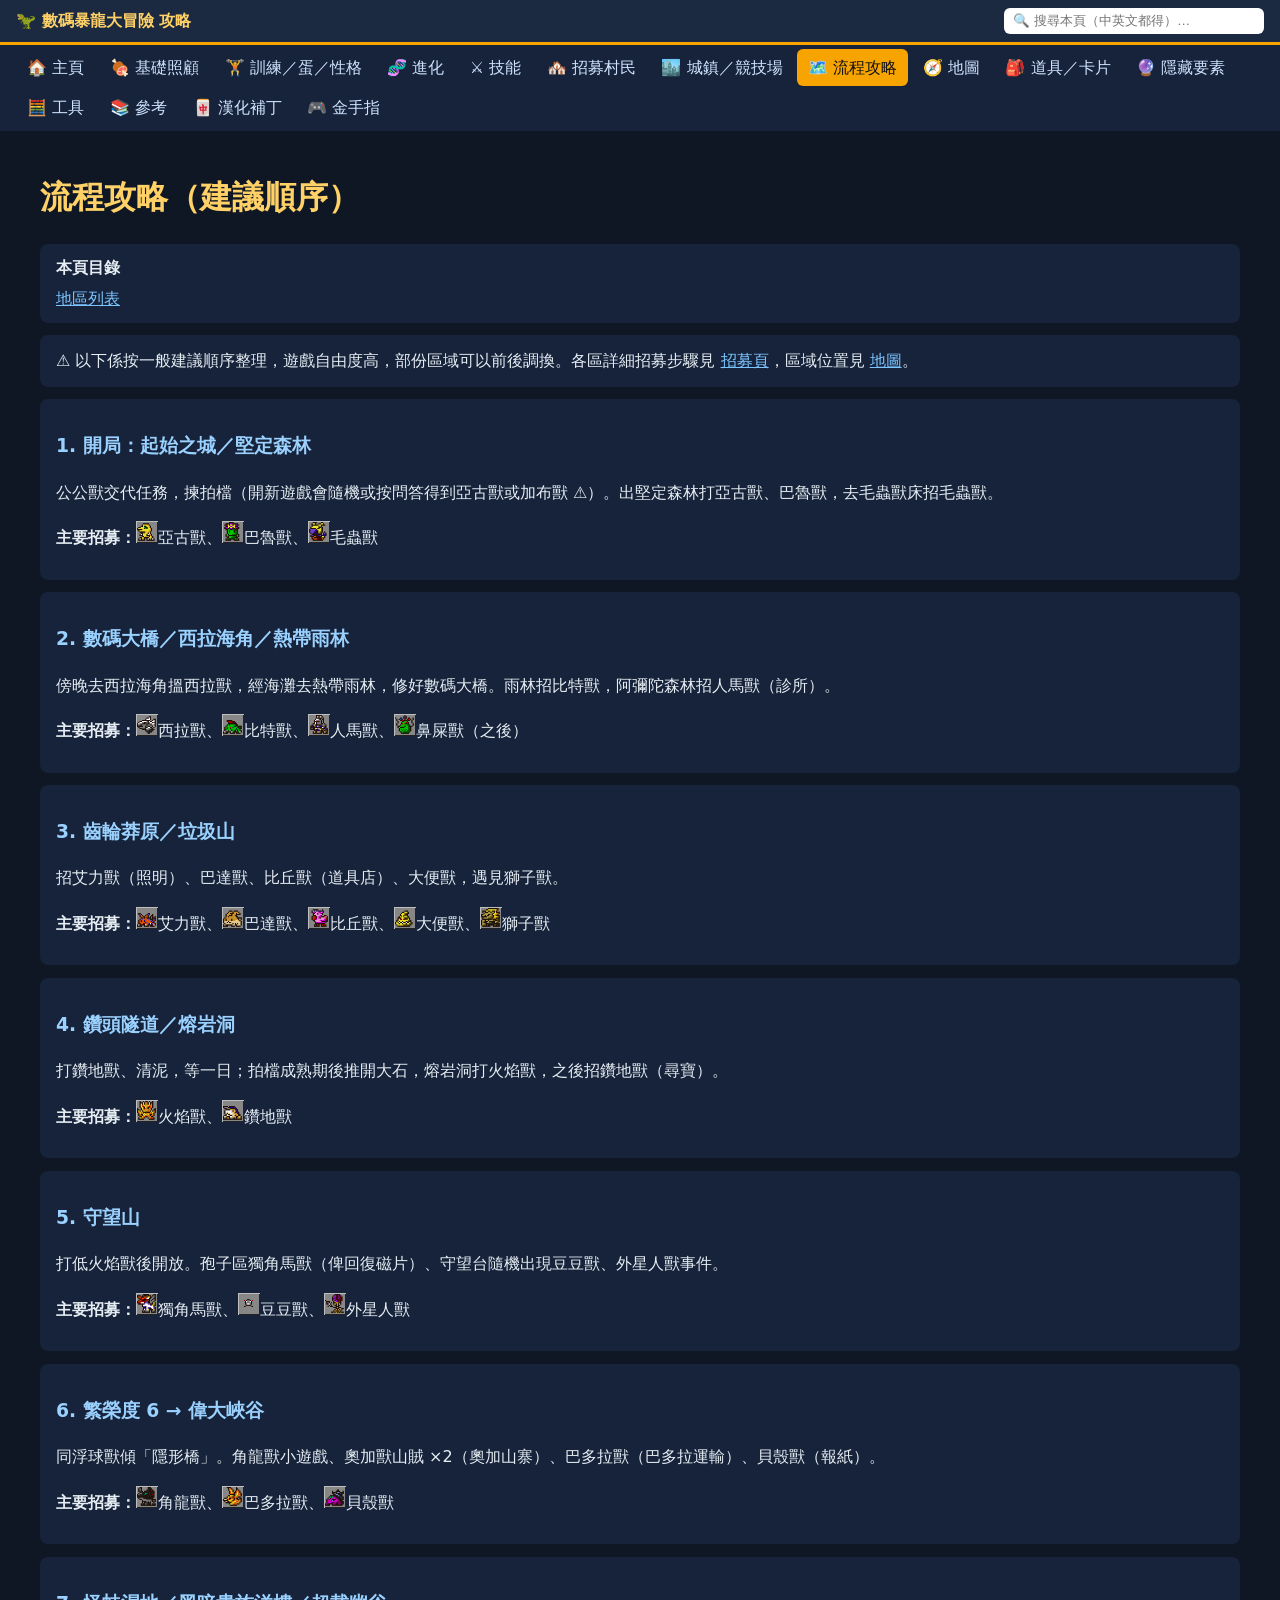
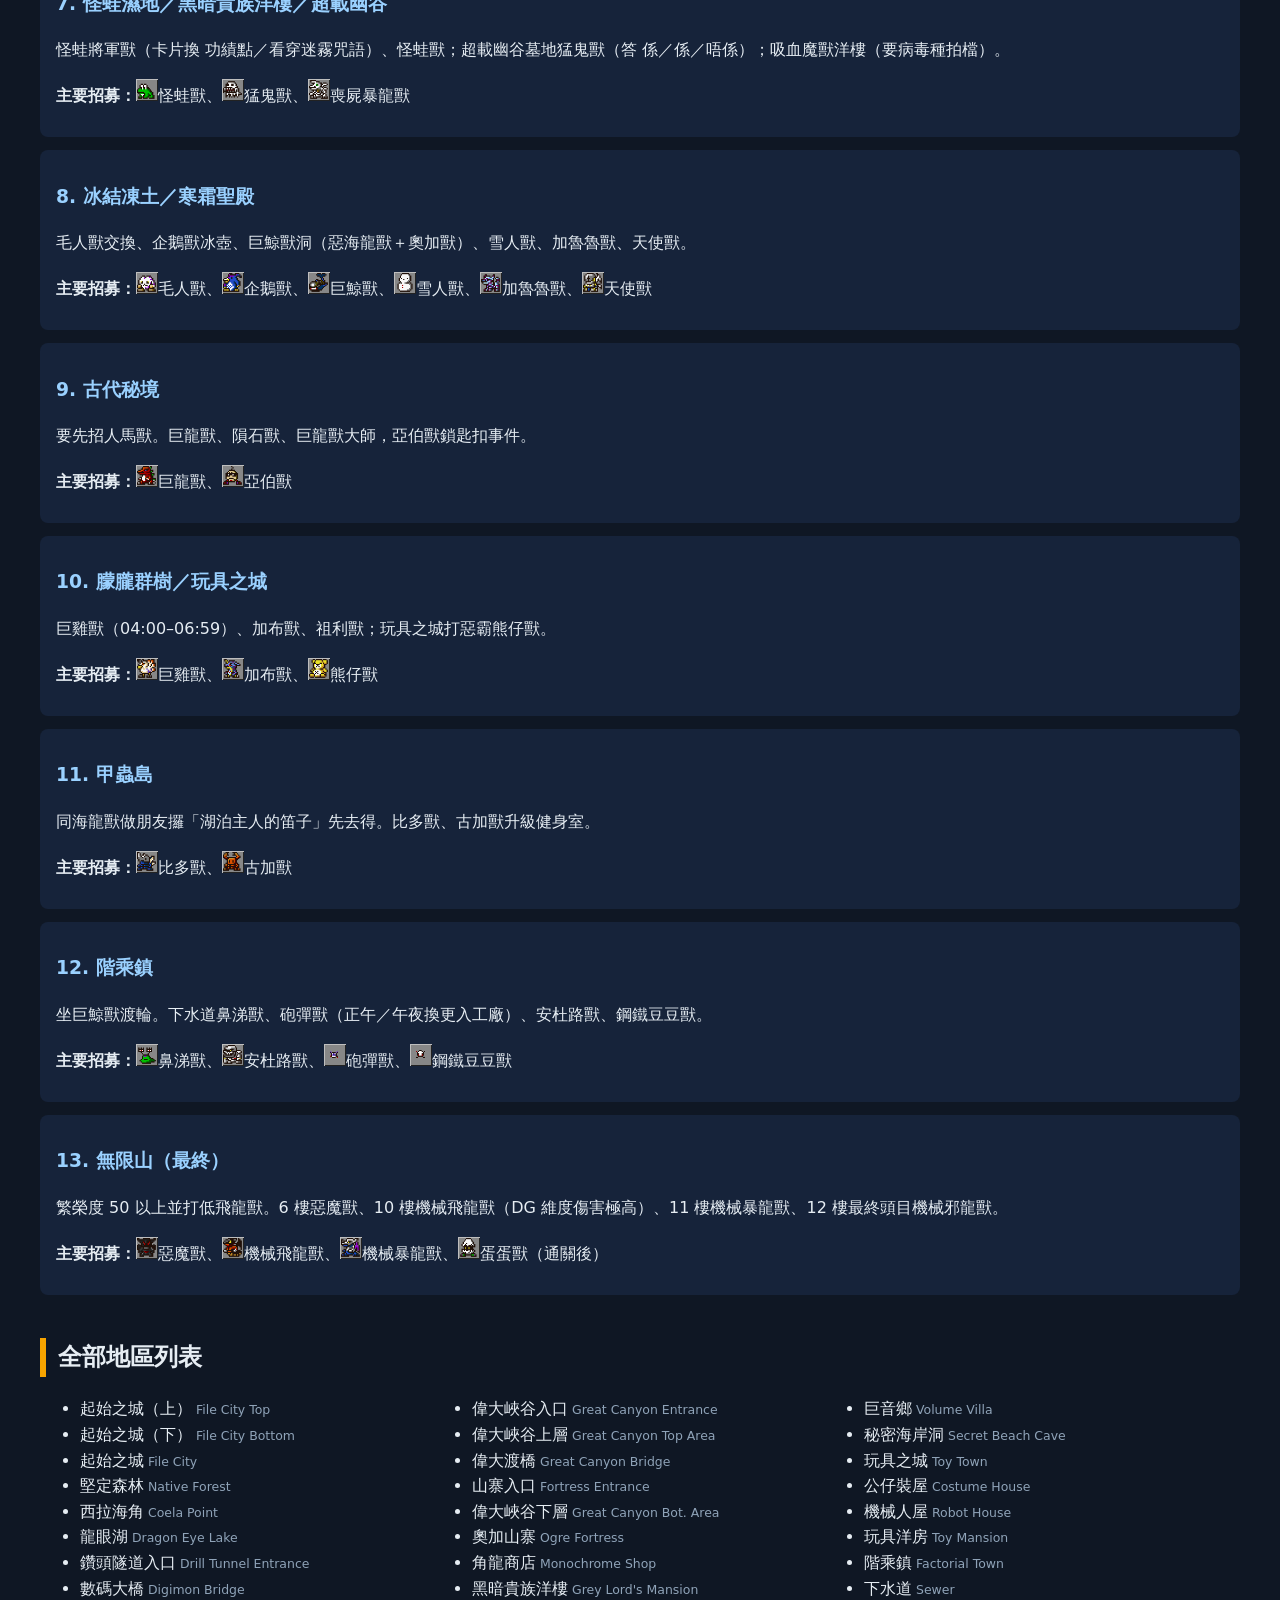
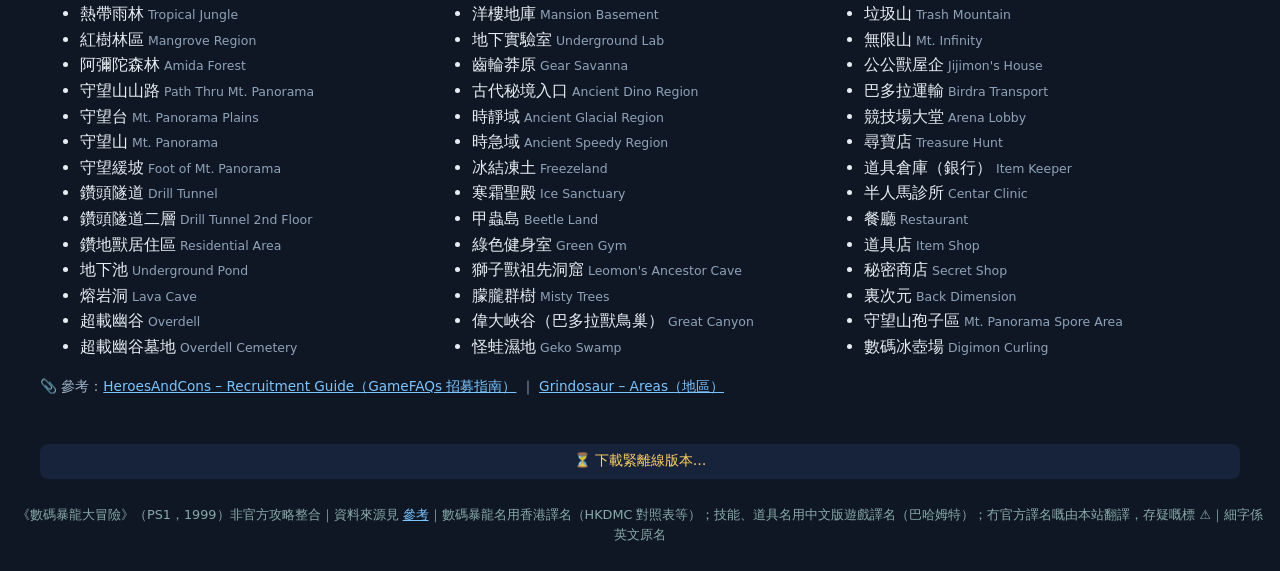
<file: walkthrough.html>
<!doctype html><html lang="zh-HK"><head><meta charset="utf-8"><meta name="viewport" content="width=device-width,initial-scale=1"><title>流程攻略（建議順序） – 數碼暴龍大冒險 攻略</title><link rel="stylesheet" href="style.css?v=675559d62b"><link rel="manifest" href="manifest.webmanifest"><meta name="theme-color" content="#1b2a41"><link rel="icon" type="image/png" sizes="192x192" href="img/pwa/icon-192.png"><link rel="apple-touch-icon" href="img/pwa/apple-touch-icon.png"><meta name="apple-mobile-web-app-capable" content="yes"><meta name="mobile-web-app-capable" content="yes"><meta name="apple-mobile-web-app-status-bar-style" content="black-translucent"><meta name="apple-mobile-web-app-title" content="數碼暴龍攻略"></head><body>
<header><button id="hb" aria-label="選單">☰</button><a class="logo" href="index.html">🦖 數碼暴龍大冒險 攻略</a><input id="q" type="search" placeholder="🔍 搜尋本頁（中英文都得）…"></header>
<nav id="nav"><a href="index.html">🏠 主頁</a><a href="basics.html">🍖 基礎照顧</a><a href="training.html">🏋️ 訓練／蛋／性格</a><a href="evolution.html">🧬 進化</a><a href="techniques.html">⚔️ 技能</a><a href="recruitment.html">🏘️ 招募村民</a><a href="town.html">🏙️ 城鎮／競技場</a><a href="walkthrough.html" class=on>🗺️ 流程攻略</a><a href="map.html">🧭 地圖</a><a href="items.html">🎒 道具／卡片</a><a href="secrets.html">🔮 隱藏要素</a><a href="tools.html">🧮 工具</a><a href="references.html">📚 參考</a><a href="patch.html">🀄 漢化補丁</a><a href="cheats.html">🎮 金手指</a></nav><main><h1>流程攻略（建議順序）</h1><nav class="toc"><b>本頁目錄</b><a href="#areas">地區列表</a></nav><div class="card">⚠️ 以下係按一般建議順序整理，遊戲自由度高，部份區域可以前後調換。各區詳細招募步驟見 <a href="recruitment.html">招募頁</a>，區域位置見 <a href="map.html">地圖</a>。</div><div class="card"><h3>1. 開局：起始之城／堅定森林</h3><p>公公獸交代任務，揀拍檔（開新遊戲會隨機或按問答得到亞古獸或加布獸 ⚠️）。出堅定森林打亞古獸、巴魯獸，去毛蟲獸床招毛蟲獸。</p><p><b>主要招募：</b><img src="img/icons_agumon-icon.png" width="22" height="22" alt="" loading="lazy">亞古獸、<img src="img/icons_palmon-icon.png" width="22" height="22" alt="" loading="lazy">巴魯獸、<img src="img/icons_kunemon-icon.png" width="22" height="22" alt="" loading="lazy">毛蟲獸</p></div><div class="card"><h3>2. 數碼大橋／西拉海角／熱帶雨林</h3><p>傍晚去西拉海角搵西拉獸，經海灘去熱帶雨林，修好數碼大橋。雨林招比特獸，阿彌陀森林招人馬獸（診所）。</p><p><b>主要招募：</b><img src="img/icons_coelamon-icon.png" width="22" height="22" alt="" loading="lazy">西拉獸、<img src="img/icons_betamon-icon.png" width="22" height="22" alt="" loading="lazy">比特獸、<img src="img/icons_centarumon-icon.png" width="22" height="22" alt="" loading="lazy">人馬獸、<img src="img/icons_vegiemon-icon.png" width="22" height="22" alt="" loading="lazy">鼻屎獸（之後）</p></div><div class="card"><h3>3. 齒輪莽原／垃圾山</h3><p>招艾力獸（照明）、巴達獸、比丘獸（道具店）、大便獸，遇見獅子獸。</p><p><b>主要招募：</b><img src="img/icons_elecmon-icon.png" width="22" height="22" alt="" loading="lazy">艾力獸、<img src="img/icons_patamon-icon.png" width="22" height="22" alt="" loading="lazy">巴達獸、<img src="img/icons_biyomon-icon.png" width="22" height="22" alt="" loading="lazy">比丘獸、<img src="img/icons_sukamon-icon.png" width="22" height="22" alt="" loading="lazy">大便獸、<img src="img/icons_leomon-icon.png" width="22" height="22" alt="" loading="lazy">獅子獸</p></div><div class="card"><h3>4. 鑽頭隧道／熔岩洞</h3><p>打鑽地獸、清泥，等一日；拍檔成熟期後推開大石，熔岩洞打火焰獸，之後招鑽地獸（尋寶）。</p><p><b>主要招募：</b><img src="img/icons_meramon-icon.png" width="22" height="22" alt="" loading="lazy">火焰獸、<img src="img/icons_drimogemon-icon.png" width="22" height="22" alt="" loading="lazy">鑽地獸</p></div><div class="card"><h3>5. 守望山</h3><p>打低火焰獸後開放。孢子區獨角馬獸（俾回復磁片）、守望台隨機出現豆豆獸、外星人獸事件。</p><p><b>主要招募：</b><img src="img/icons_unimon-icon.png" width="22" height="22" alt="" loading="lazy">獨角馬獸、<img src="img/icons_mamemon-icon.png" width="22" height="22" alt="" loading="lazy">豆豆獸、<img src="img/icons_vademon-icon.png" width="22" height="22" alt="" loading="lazy">外星人獸</p></div><div class="card"><h3>6. 繁榮度 6 → 偉大峽谷</h3><p>同浮球獸傾「隱形橋」。角龍獸小遊戲、奧加獸山賊 ×2（奧加山寨）、巴多拉獸（巴多拉運輸）、貝殼獸（報紙）。</p><p><b>主要招募：</b><img src="img/icons_monochromon-icon.png" width="22" height="22" alt="" loading="lazy">角龍獸、<img src="img/icons_birdramon-icon.png" width="22" height="22" alt="" loading="lazy">巴多拉獸、<img src="img/icons_shellmon-icon.png" width="22" height="22" alt="" loading="lazy">貝殼獸</p></div><div class="card"><h3>7. 怪蛙濕地／黑暗貴族洋樓／超載幽谷</h3><p>怪蛙將軍獸（卡片換 功績點／看穿迷霧咒語）、怪蛙獸；超載幽谷墓地猛鬼獸（答 係／係／唔係）；吸血魔獸洋樓（要病毒種拍檔）。</p><p><b>主要招募：</b><img src="img/icons_gekomon-icon.png" width="22" height="22" alt="" loading="lazy">怪蛙獸、<img src="img/icons_bakemon-icon.png" width="22" height="22" alt="" loading="lazy">猛鬼獸、<img src="img/icons_skullgreymon-icon.png" width="22" height="22" alt="" loading="lazy">喪屍暴龍獸</p></div><div class="card"><h3>8. 冰結凍土／寒霜聖殿</h3><p>毛人獸交換、企鵝獸冰壺、巨鯨獸洞（惡海龍獸＋奧加獸）、雪人獸、加魯魯獸、天使獸。</p><p><b>主要招募：</b><img src="img/icons_mojyamon-icon.png" width="22" height="22" alt="" loading="lazy">毛人獸、<img src="img/icons_penguinmon-icon.png" width="22" height="22" alt="" loading="lazy">企鵝獸、<img src="img/icons_whamon-icon.png" width="22" height="22" alt="" loading="lazy">巨鯨獸、<img src="img/icons_frigimon-icon.png" width="22" height="22" alt="" loading="lazy">雪人獸、<img src="img/icons_garurumon-icon.png" width="22" height="22" alt="" loading="lazy">加魯魯獸、<img src="img/icons_angemon-icon.png" width="22" height="22" alt="" loading="lazy">天使獸</p></div><div class="card"><h3>9. 古代秘境</h3><p>要先招人馬獸。巨龍獸、隕石獸、巨龍獸大師，亞伯獸鎖匙扣事件。</p><p><b>主要招募：</b><img src="img/icons_tyrannomon-icon.png" width="22" height="22" alt="" loading="lazy">巨龍獸、<img src="img/icons_nanimon-icon.png" width="22" height="22" alt="" loading="lazy">亞伯獸</p></div><div class="card"><h3>10. 朦朧群樹／玩具之城</h3><p>巨雞獸（04:00–06:59）、加布獸、祖利獸；玩具之城打惡霸熊仔獸。</p><p><b>主要招募：</b><img src="img/icons_kokatorimon-icon.png" width="22" height="22" alt="" loading="lazy">巨雞獸、<img src="img/icons_gabumon-icon.png" width="22" height="22" alt="" loading="lazy">加布獸、<img src="img/icons_monzaemon-icon.png" width="22" height="22" alt="" loading="lazy">熊仔獸</p></div><div class="card"><h3>11. 甲蟲島</h3><p>同海龍獸做朋友攞「湖泊主人的笛子」先去得。比多獸、古加獸升級健身室。</p><p><b>主要招募：</b><img src="img/icons_kabuterimon-icon.png" width="22" height="22" alt="" loading="lazy">比多獸、<img src="img/icons_kuwagamon-icon.png" width="22" height="22" alt="" loading="lazy">古加獸</p></div><div class="card"><h3>12. 階乘鎮</h3><p>坐巨鯨獸渡輪。下水道鼻涕獸、砲彈獸（正午／午夜換更入工廠）、安杜路獸、鋼鐵豆豆獸。</p><p><b>主要招募：</b><img src="img/icons_numemon-icon.png" width="22" height="22" alt="" loading="lazy">鼻涕獸、<img src="img/icons_andromon-icon.png" width="22" height="22" alt="" loading="lazy">安杜路獸、<img src="img/icons_giromon-icon.png" width="22" height="22" alt="" loading="lazy">砲彈獸、<img src="img/icons_metalmamemon-icon.png" width="22" height="22" alt="" loading="lazy">鋼鐵豆豆獸</p></div><div class="card"><h3>13. 無限山（最終）</h3><p>繁榮度 50 以上並打低飛龍獸。6 樓惡魔獸、10 樓機械飛龍獸（DG 維度傷害極高）、11 樓機械暴龍獸、12 樓最終頭目機械邪龍獸。</p><p><b>主要招募：</b><img src="img/icons_devimon-icon.png" width="22" height="22" alt="" loading="lazy">惡魔獸、<img src="img/icons_megadramon-icon.png" width="22" height="22" alt="" loading="lazy">機械飛龍獸、<img src="img/icons_metalgreymon-icon.png" width="22" height="22" alt="" loading="lazy">機械暴龍獸、<img src="img/icons_digitamamon-icon.png" width="22" height="22" alt="" loading="lazy">蛋蛋獸（通關後）</p></div><h2 id="areas">全部地區列表</h2><ul style="columns:3 180px"><li>起始之城（上）<small lang="en"> File City Top</small></li><li>起始之城（下）<small lang="en"> File City Bottom</small></li><li>起始之城<small lang="en"> File City</small></li><li>堅定森林<small lang="en"> Native Forest</small></li><li>西拉海角<small lang="en"> Coela Point</small></li><li>龍眼湖<small lang="en"> Dragon Eye Lake</small></li><li>鑽頭隧道入口<small lang="en"> Drill Tunnel Entrance</small></li><li>數碼大橋<small lang="en"> Digimon Bridge</small></li><li>熱帶雨林<small lang="en"> Tropical Jungle</small></li><li>紅樹林區<small lang="en"> Mangrove Region</small></li><li>阿彌陀森林<small lang="en"> Amida Forest</small></li><li>守望山山路<small lang="en"> Path Thru Mt. Panorama</small></li><li>守望台<small lang="en"> Mt. Panorama Plains</small></li><li>守望山<small lang="en"> Mt. Panorama</small></li><li>守望緩坡<small lang="en"> Foot of Mt. Panorama</small></li><li>鑽頭隧道<small lang="en"> Drill Tunnel</small></li><li>鑽頭隧道二層<small lang="en"> Drill Tunnel 2nd Floor</small></li><li>鑽地獸居住區<small lang="en"> Residential Area</small></li><li>地下池<small lang="en"> Underground Pond</small></li><li>熔岩洞<small lang="en"> Lava Cave</small></li><li>超載幽谷<small lang="en"> Overdell</small></li><li>超載幽谷墓地<small lang="en"> Overdell Cemetery</small></li><li>偉大峽谷入口<small lang="en"> Great Canyon Entrance</small></li><li>偉大峽谷上層<small lang="en"> Great Canyon Top Area</small></li><li>偉大渡橋<small lang="en"> Great Canyon Bridge</small></li><li>山寨入口<small lang="en"> Fortress Entrance</small></li><li>偉大峽谷下層<small lang="en"> Great Canyon Bot. Area</small></li><li>奧加山寨<small lang="en"> Ogre Fortress</small></li><li>角龍商店<small lang="en"> Monochrome Shop</small></li><li>黑暗貴族洋樓<small lang="en"> Grey Lord&#x27;s Mansion</small></li><li>洋樓地庫<small lang="en"> Mansion Basement</small></li><li>地下實驗室<small lang="en"> Underground Lab</small></li><li>齒輪莽原<small lang="en"> Gear Savanna</small></li><li>古代秘境入口<small lang="en"> Ancient Dino Region</small></li><li>時靜域<small lang="en"> Ancient Glacial Region</small></li><li>時急域<small lang="en"> Ancient Speedy Region</small></li><li>冰結凍土<small lang="en"> Freezeland</small></li><li>寒霜聖殿<small lang="en"> Ice Sanctuary</small></li><li>甲蟲島<small lang="en"> Beetle Land</small></li><li>綠色健身室<small lang="en"> Green Gym</small></li><li>獅子獸祖先洞窟<small lang="en"> Leomon&#x27;s Ancestor Cave</small></li><li>朦朧群樹<small lang="en"> Misty Trees</small></li><li>偉大峽谷（巴多拉獸鳥巢）<small lang="en"> Great Canyon</small></li><li>怪蛙濕地<small lang="en"> Geko Swamp</small></li><li>巨音鄉<small lang="en"> Volume Villa</small></li><li>秘密海岸洞<small lang="en"> Secret Beach Cave</small></li><li>玩具之城<small lang="en"> Toy Town</small></li><li>公仔裝屋<small lang="en"> Costume House</small></li><li>機械人屋<small lang="en"> Robot House</small></li><li>玩具洋房<small lang="en"> Toy Mansion</small></li><li>階乘鎮<small lang="en"> Factorial Town</small></li><li>下水道<small lang="en"> Sewer</small></li><li>垃圾山<small lang="en"> Trash Mountain</small></li><li>無限山<small lang="en"> Mt. Infinity</small></li><li>公公獸屋企<small lang="en"> Jijimon&#x27;s House</small></li><li>巴多拉運輸<small lang="en"> Birdra Transport</small></li><li>競技場大堂<small lang="en"> Arena Lobby</small></li><li>尋寶店<small lang="en"> Treasure Hunt</small></li><li>道具倉庫（銀行）<small lang="en"> Item Keeper</small></li><li>半人馬診所<small lang="en"> Centar Clinic</small></li><li>餐廳<small lang="en"> Restaurant</small></li><li>道具店<small lang="en"> Item Shop</small></li><li>秘密商店<small lang="en"> Secret Shop</small></li><li>裏次元<small lang="en"> Back Dimension</small></li><li>守望山孢子區<small lang="en"> Mt. Panorama Spore Area</small></li><li>數碼冰壺場<small lang="en"> Digimon Curling</small></li></ul><p class="ref">📎 參考：<a href="https://gamefaqs.gamespot.com/ps/913684-digimon-world/faqs/73895" target="_blank" rel="noopener">HeroesAndCons – Recruitment Guide（GameFAQs 招募指南）</a> ｜ <a href="https://www.grindosaur.com/en/games/digimon-world/areas" target="_blank" rel="noopener">Grindosaur – Areas（地區）</a></p></main><div id="pwa-status" class="pwa-st" hidden></div><footer>《數碼暴龍大冒險》（PS1，1999）非官方攻略整合｜資料來源見 <a href="references.html">參考</a>｜數碼暴龍名用香港譯名（HKDMC 對照表等）；技能、道具名用中文版遊戲譯名（巴哈姆特）；冇官方譯名嘅由本站翻譯，存疑嘅標 ⚠️｜細字係英文原名</footer><script src="app.js?v=675559d62b"></script></body></html>
</file>
<file: style.css>
*{box-sizing:border-box}body{margin:0;font-family:system-ui,"PingFang HK","Microsoft JhengHei",sans-serif;background:#0f1724;color:#e6edf3;line-height:1.6}
a{color:#7cc4ff}header{position:sticky;top:0;z-index:9;display:flex;gap:.6em;align-items:center;background:#1b2a41;padding:.5em 1em;border-bottom:3px solid #f7a400}
.logo{font-weight:700;color:#ffd166;text-decoration:none;white-space:nowrap}#q{margin-left:auto;padding:.4em .7em;border-radius:6px;border:0;width:min(260px,45vw)}
#hb{display:none;font-size:1.4em;background:none;border:0;color:#fff;cursor:pointer}
#nav{display:flex;flex-wrap:wrap;gap:.2em;background:#16233a;padding:.3em 1em}#nav a{padding:.35em .7em;border-radius:6px;text-decoration:none;color:#cfe3ff}#nav a.on,#nav a:hover{background:#f7a400;color:#111}
main{max-width:1200px;margin:auto;padding:1em}h1{color:#ffd166}h2{border-left:6px solid #f7a400;padding-left:.5em;margin-top:1.8em}h3{color:#9ad1ff}
.toc{background:#16233a;padding:.7em 1em;border-radius:8px;display:flex;flex-wrap:wrap;gap:.3em 1em}.toc b{width:100%}
.tw{overflow-x:auto;-webkit-overflow-scrolling:touch;margin:.6em 0}table{border-collapse:collapse;width:100%;font-size:.92em}th,td{border:1px solid #2c3e5c;padding:.35em .5em;vertical-align:top}th{background:#22385a;position:sticky;top:0}tr:nth-child(even) td{background:#132036}
td img{vertical-align:middle;image-rendering:pixelated;margin-right:3px}.ref{font-size:.85em;color:#9fb3c8}.warn{background:#3a2a10;border-left:4px solid #f7a400;padding:.5em .8em;border-radius:4px}
.card{background:#16233a;border-radius:8px;padding:.8em 1em;margin:.8em 0}.grid{display:grid;grid-template-columns:repeat(auto-fill,minmax(150px,1fr));gap:.6em}.grid div{background:#16233a;border-radius:8px;padding:.5em;text-align:center;font-size:.85em}.grid img{max-width:100%;image-rendering:pixelated}
.el{display:inline-block;padding:0 .4em;border-radius:4px;font-weight:700;color:#111}.Fire{background:#ff7b54}.Battle{background:#ffd166}.Air{background:#9ad1ff}.Earth{background:#8fd694}.Ice{background:#b8f2ff}.Mech{background:#c9c9c9}.Filth{background:#c49a6c}
.techlist{background:#0b3a7a;border:3px solid #cfe3ff;border-radius:6px;font-family:monospace}.techlist th{background:#06275a}.techlist td{background:#0b3a7a!important}
.hide{display:none!important}footer{text-align:center;font-size:.8em;color:#8aa;padding:2em 1em}small{color:#9fb3c8}
@media(max-width:760px){#hb{display:block}#nav{display:none;flex-direction:column}#nav.open{display:flex}.logo{font-size:.9em}
table.stack thead{display:none}table.stack tr{display:block;border:1px solid #2c3e5c;margin-bottom:.6em;border-radius:6px}table.stack td{display:flex;gap:.5em;border:0;border-bottom:1px solid #22385a}table.stack td:before{content:attr(data-l);font-weight:700;min-width:6.5em;color:#ffd166}}
.once{color:#ff8a8a}.lr{display:inline-block;margin:0 .5em .2em 0;white-space:nowrap}.lr.z{opacity:.6}.lr sub{color:#9fb3c8}
.techlist details{font-size:.85em;color:#cfe3ff}.techlist summary{cursor:pointer;color:#ffd166}
.pb{height:14px;background:#22385a;border-radius:7px;overflow:hidden}.pb div{height:100%;background:linear-gradient(90deg,#f7a400,#ffd166)}
#mile li.ok{color:#8fd694}#mile li:after{content:attr(data-t);color:#9fb3c8}
#prosgrid label{cursor:pointer;display:block}
.form{display:flex;flex-wrap:wrap;gap:.5em 1em;margin:.5em 0}.form label{display:flex;flex-direction:column;font-size:.85em}.form input,.form select{padding:.3em;border-radius:4px;border:1px solid #2c3e5c;background:#0f1724;color:#e6edf3;min-width:6em}
button,.btn{background:#f7a400;color:#111;border:0;border-radius:6px;padding:.4em .9em;cursor:pointer;font-weight:700}tr.win td{background:#3a2a10!important}
.mapwrap{overflow:auto;background:#0b1a2e;border-radius:8px}.mapf{display:flex;flex-wrap:wrap;gap:.4em 1em}
@media(max-width:760px){table.stack td{flex-wrap:wrap}table.stack td .lr{white-space:normal}}

.mapwrap{overflow:auto;background:#0b1a2e;border-radius:8px;-webkit-overflow-scrolling:touch}#dwmap{min-width:980px;width:100%;height:auto;display:block}
#dwmap .e{stroke:#6f8fb8;stroke-width:3;fill:none;stroke-linecap:round}#dwmap .e2{stroke:#6f8fb8;stroke-width:2.5;stroke-dasharray:7 6;fill:none}
#dwmap g.n rect{stroke-width:2}#dwmap g.n{cursor:pointer}#dwmap g.n:hover rect,#dwmap g.n.sel rect{stroke:#ffd166!important;stroke-width:3.5}#dwmap g.n.hl rect{stroke:#f7a400!important;stroke-width:4}
#dwmap .t1{fill:#fff;font-size:15px;text-anchor:middle;font-weight:700}#dwmap .t2{fill:#cfe3ff;font-size:10px;text-anchor:middle}#dwmap .mk{font-size:13px;text-anchor:middle}
#dwmap .rg{font-size:13px;fill:#9fb3c8;font-weight:700}
.legend{display:flex;flex-wrap:wrap;gap:.3em .9em;font-size:.85em;margin:.4em 0}.legend span i{display:inline-block;width:1em;height:1em;border-radius:3px;vertical-align:-2px;margin-right:3px}
.refwrap{overflow:auto;background:#05070b;border-radius:10px;border:1px solid #2c3b52;-webkit-overflow-scrolling:touch;max-height:90vh}.refwrap svg{display:block;height:auto;max-width:none}
.mapimg{max-width:100%;height:auto;border-radius:8px;display:block;margin:.5em 0}
#pwa-status{max-width:1200px;margin:1em auto 0;padding:.5em 1em;border-radius:8px;background:#16233a;font-size:.85em;text-align:center}#pwa-status.ok{color:#8fd694}#pwa-status.busy{color:#ffd166}
small[lang=en]{font-size:.78em;color:#8fa3b8}

.legend-ev{font-size:.9em;color:#e6edf3}.legend-ev .muted,.muted{color:#8fa3b8}
.ejump{display:flex;flex-direction:column;gap:8px;margin:8px 0}.ej-r{display:flex;flex-wrap:wrap;gap:6px;align-items:center}.ej-r>b{min-width:4.5em;color:#8fa3b8;font-size:.9em}
.ej-r a{display:inline-flex;align-items:center;gap:3px;padding:2px 8px 2px 4px;background:#16233a;border:1px solid #22385a;border-radius:14px;font-size:.85em;color:#cfe3ff;text-decoration:none}.ej-r a:hover{border-color:#7cc4ff}
.evw{overflow-x:auto;margin:.5em 0 1.5em}
table.evtb{width:100%;border-collapse:collapse;font-size:.9em;color:#e6edf3;background:#0f1724}
.evtb thead th{background:#22385a;color:#e6edf3;text-align:left;padding:6px 8px;font-weight:600;position:static}
.evtb td{padding:6px 8px;border-top:1px solid #1d2d47;vertical-align:top;color:#e6edf3}
.evtb tbody tr:not(.evh):nth-child(even) td{background:#121d2f}
.evtb tbody{scroll-margin-top:60px}
.evtb tr.evh th{background:#16233a;color:#e6edf3;text-align:left;padding:8px;border-top:2px solid #2d4a73;font-weight:normal;position:static}
.evh img{vertical-align:middle;margin-right:8px}.evhn b{font-size:1.1em;color:#e6edf3}.evhn small,.evtb small{color:#8fa3b8}.evhm{display:block;margin:2px 0 0 48px;font-size:.85em;color:#8fa3b8}
.evtb a{color:#7cc4ff;text-decoration:none}.evtb a:hover{text-decoration:underline}
.evt{white-space:nowrap}.evt img{vertical-align:middle;margin:0 4px}.evt small{display:block;margin-left:52px;font-size:.78em}
.evi{display:inline-flex;width:1.5em;height:1.5em;border-radius:50%;background:#22385a;color:#cfe3ff;font-size:.75em;justify-content:center;align-items:center;font-weight:bold}
.evs{display:inline-block;background:#1b2a41;color:#cfe3ff;border-radius:4px;padding:0 6px;margin:1px 3px 1px 0;white-space:nowrap}.evs b{color:#fff}
.evref{font-size:.78em;color:#8fa3b8!important;max-width:15em}.evmu{color:#8fa3b8}
@media(max-width:700px){.evtb thead{display:none}.evtb,.evtb tbody,.evtb tr,.evtb td,.evtb th{display:block;width:auto}
.evtb tr:not(.evh){border-top:1px solid #22385a;padding:6px 4px}.evtb tbody tr:not(.evh):nth-child(even) td{background:none}.evtb tbody tr:not(.evh):nth-child(even){background:#121d2f}
.evtb td{border:0;padding:2px 6px 2px 6.4em;position:relative;max-width:none}.evtb td::before{content:attr(data-l);color:#8fa3b8;font-size:.82em;position:absolute;left:6px;top:4px}
.evtb td.evt{display:block;white-space:normal;padding-left:6px}.evtb td.evt small{display:inline;margin-left:4px}.evtb td.evt::before{content:none}.evhm{margin-left:0}}
/*EXTRA*//* 技能格（遊戲排法） */
.tgwrap{display:flex;gap:12px;align-items:flex-start;flex-wrap:wrap;margin:.6em 0}
.tgbox{flex:0 0 260px;background:#26307a;border:3px solid #7fd3ff;border-radius:8px;padding:10px 12px;color:#f2f5ff;box-shadow:0 0 0 2px #0b1220}
.tgt{font-weight:700;color:#cfd8ff;font-size:.8em;letter-spacing:.1em;background:#1a2050;display:inline-block;padding:0 .5em;border-radius:3px}
.tgname{margin:.4em 0;font-size:1.15em;color:#fff;min-height:2.6em}.tgname small{display:block;font-size:.65em;color:#b9c4ee}
.tgdl{display:grid;grid-template-columns:auto 1fr;gap:3px 10px;margin:0}.tgdl dt{color:#ffe066;font-weight:700;font-size:.85em}.tgdl dt:after{content:" ➜";color:#5cd0ff}.tgdl dd{margin:0;color:#fff}
.tglr{margin-top:.5em;font-size:.82em;color:#e6ebff;max-height:12em;overflow:auto}.tglr a{color:#9ad1ff}.tglr img{width:18px;height:18px;vertical-align:middle}
.tgjump{display:inline-block;margin-top:.4em;color:#ffd166;font-size:.85em}
.tgscroll{flex:1 1 560px;overflow-x:auto;-webkit-overflow-scrolling:touch;min-width:0}
.tggrid{display:grid;gap:4px;min-width:600px}
.tgr{display:grid;grid-template-columns:44px repeat(8,1fr) 44px;gap:4px;align-items:stretch}
.tgl{color:#f2f5ff;font-weight:700;font-size:.9em;display:flex;align-items:center;justify-content:center}
.tgn{text-align:center;color:#e6ebff;font-weight:700}
.tgc{display:flex;flex-direction:column;align-items:center;justify-content:center;gap:2px;min-height:58px;padding:3px 2px;border:2px solid #3a4a66;border-radius:4px;background:#1c2738;color:#f2f5ff;font:inherit;font-size:.72em;line-height:1.15;cursor:pointer;text-align:center;word-break:break-all}
.tgc img{width:22px;height:22px;image-rendering:pixelated}
.tgc:hover,.tgc.sel{border-color:#ffd400;box-shadow:0 0 0 2px #ffd400}
.tg-empty{background:#0b1220;border-color:#1c2738;cursor:default}
.tg-fire{background:#6e2228}.tg-battle{background:#6a2a44}.tg-air{background:#5f5420}.tg-earth{background:#1f5530}.tg-ice{background:#1d4670}.tg-mech{background:#4a515c}.tg-filth{background:#4a3524}
.tg-firet{color:#ff8a7a}.tg-battlet{color:#ff9cc0}.tg-airt{color:#ffe066}.tg-eartht{color:#8fe39b}.tg-icet{color:#8fd3ff}.tg-mecht{color:#d0d6de}.tg-filtht{color:#d6aa7c}
.tgnote{font-size:.85em;color:#b9c4d8}
@media(max-width:700px){.tgbox{flex:1 1 100%}.tggrid{min-width:560px}.tgr{grid-template-columns:36px repeat(8,1fr) 0}.tgl2{display:none}.tgc{font-size:.66em;min-height:52px}}
/* 桌面闊版（只限 ≥1024px，電話版不變） */
@media(min-width:1024px){main{max-width:1760px;padding:1.2em 2.5em}.grid{grid-template-columns:repeat(auto-fill,minmax(180px,1fr))}}
@media(min-width:1440px){.tgbox{flex-basis:320px}.tgc{font-size:.8em;min-height:66px}.tgc img{width:26px;height:26px}.tgr{grid-template-columns:52px repeat(8,1fr) 52px}}

.chtabs{display:flex;flex-wrap:wrap;gap:.4em;margin:.8em 0}.chtabs a{background:#22395c;color:#e6eefc;padding:.35em .8em;border-radius:6px;text-decoration:none}
.chsec h2{color:#9fd0ff}.chsec h3{color:#cfe3ff}.chintro{color:#c8d6ea}.chwarn{border-left:4px solid #f0b429}
.chlist{display:grid;gap:.7em}.chc{background:#14233a;color:#e6eefc;border:1px solid #2c4a74;border-radius:8px;padding:.6em .8em}
.chtop{display:flex;justify-content:space-between;align-items:flex-start;gap:.6em}.chtop b{color:#ffffff}
.chc pre,.chsec pre{background:#0b1626;color:#a8ffb0;font-family:ui-monospace,Menlo,Consolas,monospace;padding:.5em .7em;border-radius:6px;overflow-x:auto;margin:.5em 0;white-space:pre}
.cpb{background:#2f6fd0;color:#fff;border:0;border-radius:6px;padding:.35em .8em;cursor:pointer;font-size:.9em;white-space:nowrap}.cpb.ok{background:#2e9e5b;color:#fff}.cpall{display:block;margin:.4em 0 1em;white-space:normal;text-align:left}
.chn{color:#ffd88a;font-size:.9em;margin:.2em 0}.chs{color:#9fb3cc;font-size:.85em;margin:.2em 0}.chs a{color:#8cc4ff}
.chgrid{display:grid;grid-template-columns:repeat(auto-fill,minmax(210px,1fr));gap:.3em}.chi{background:#14233a;color:#e6eefc;padding:.25em .5em;border-radius:4px}.chi code{color:#a8ffb0}.chi small{color:#9fb3cc}.chh{grid-column:1/-1;color:#9fd0ff;font-weight:bold;margin-top:.5em}
@media(min-width:1024px){.chlist{grid-template-columns:repeat(auto-fill,minmax(400px,1fr))}}
/*/EXTRA*/
</file>
